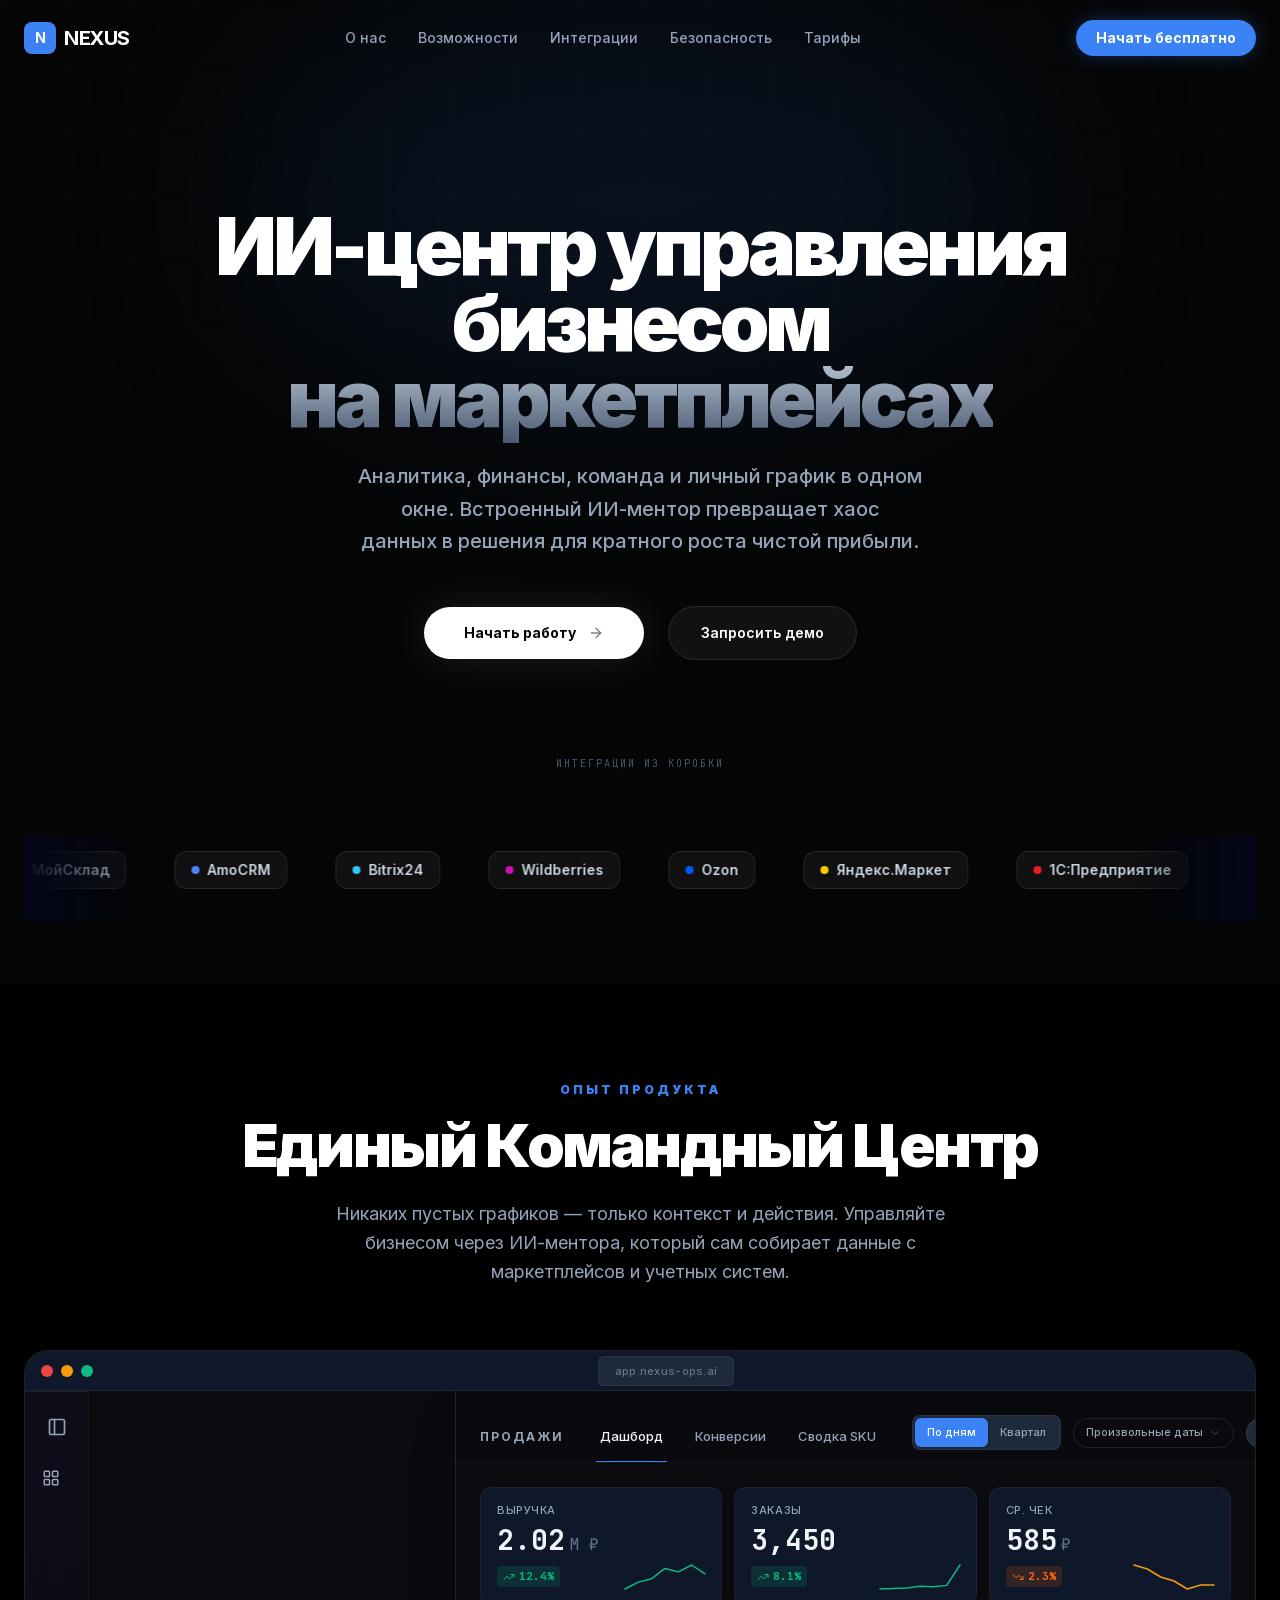
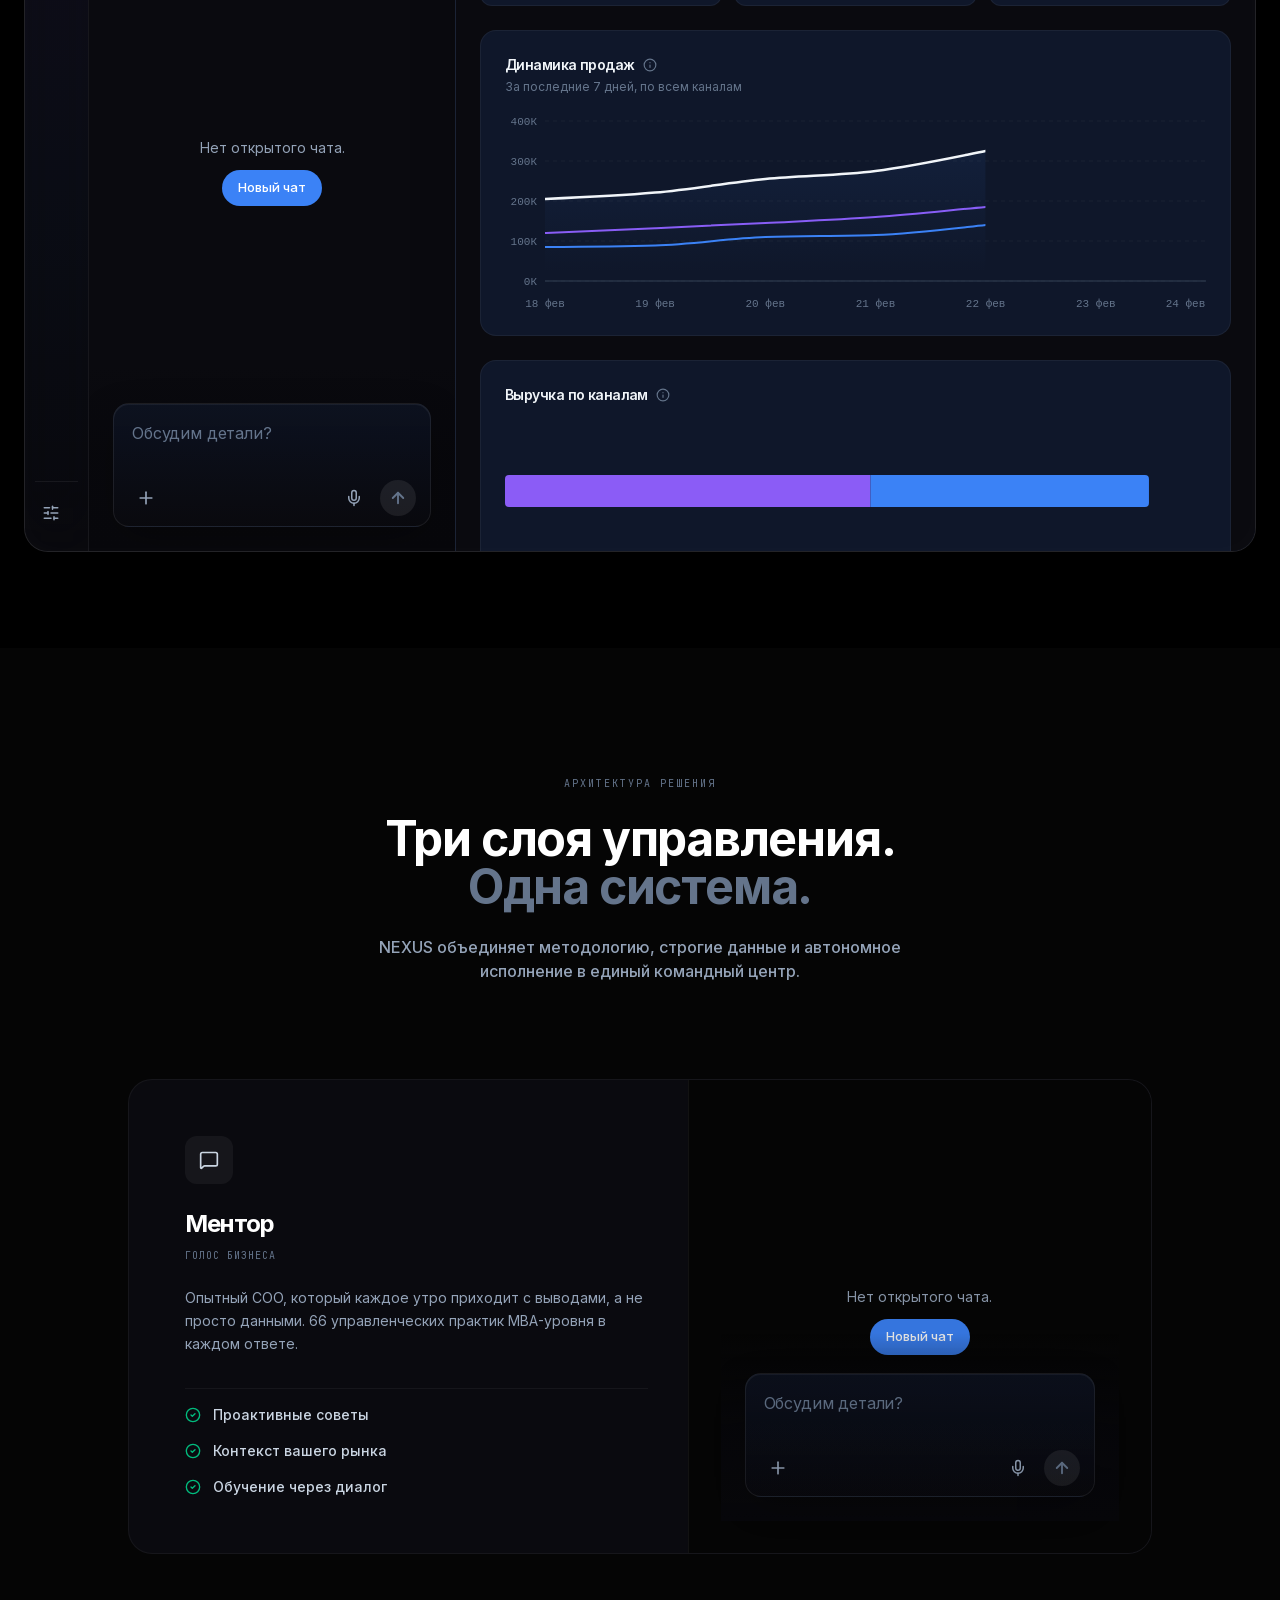
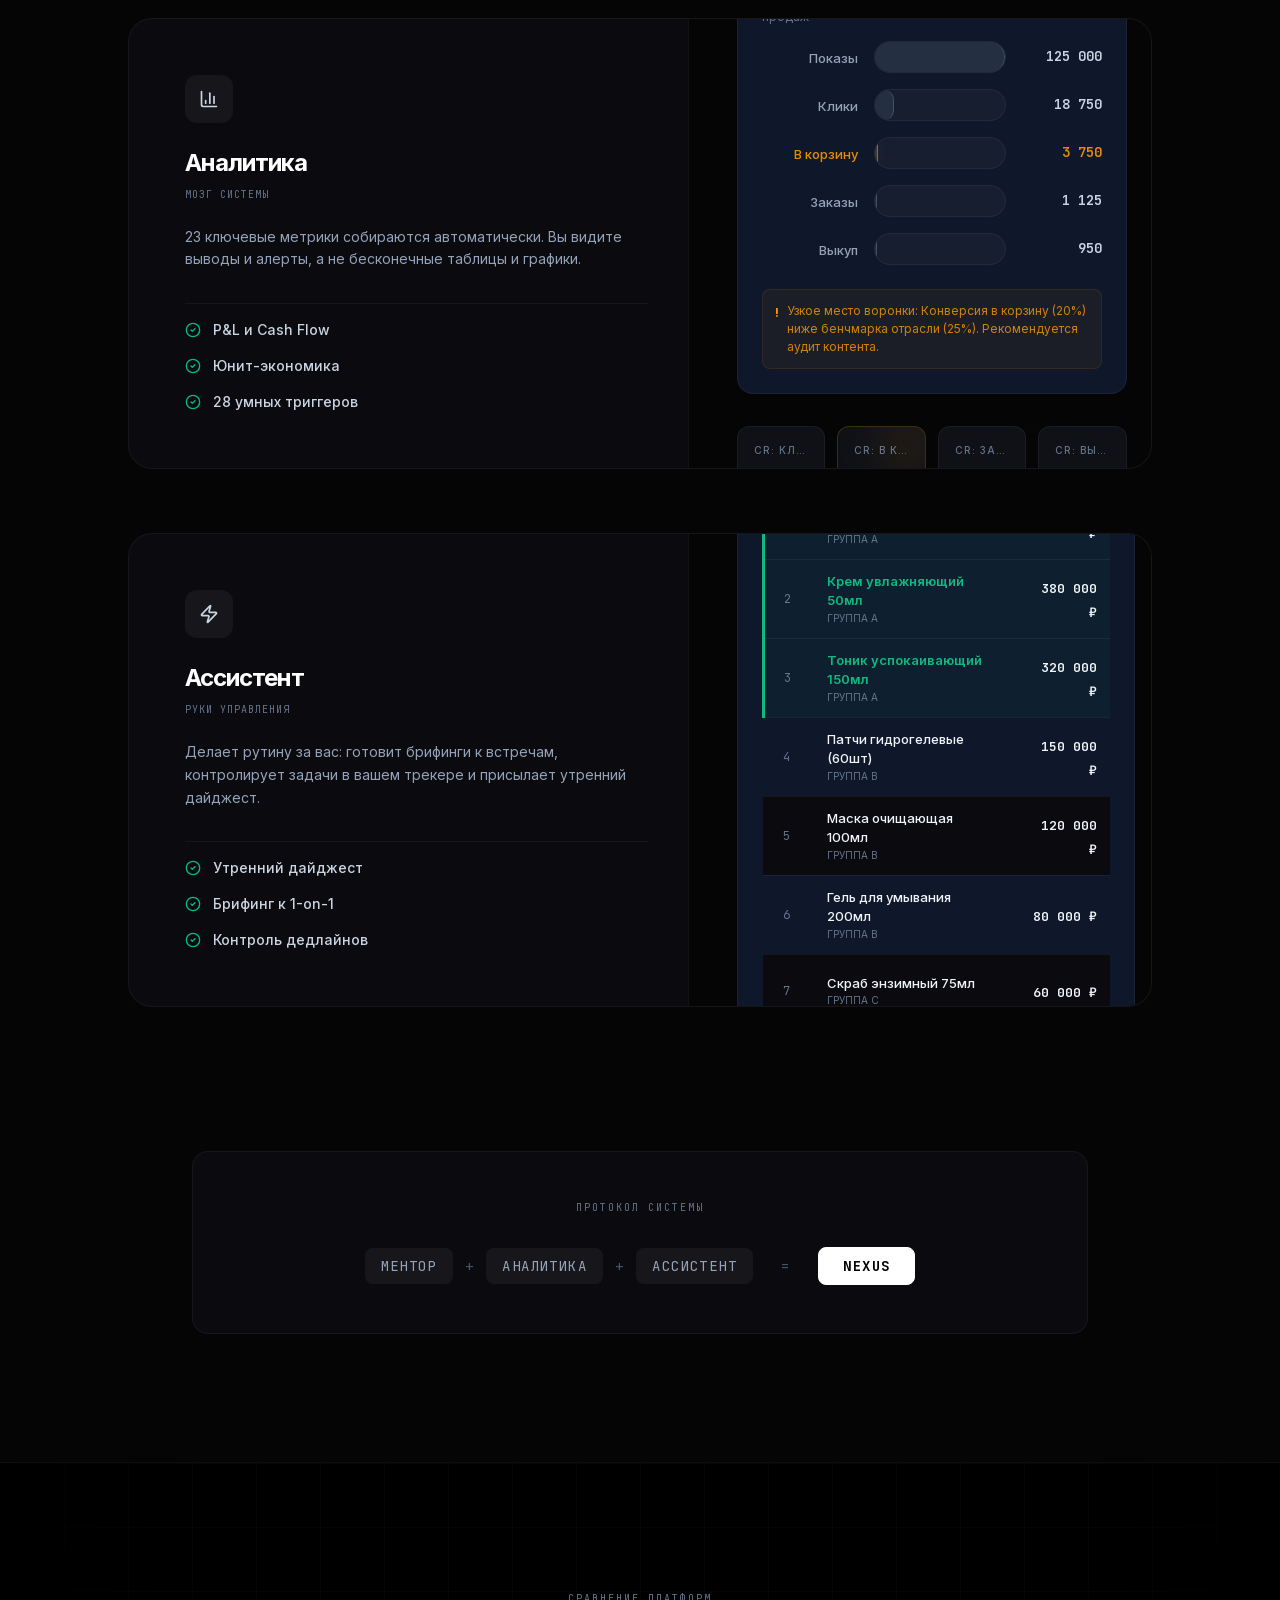
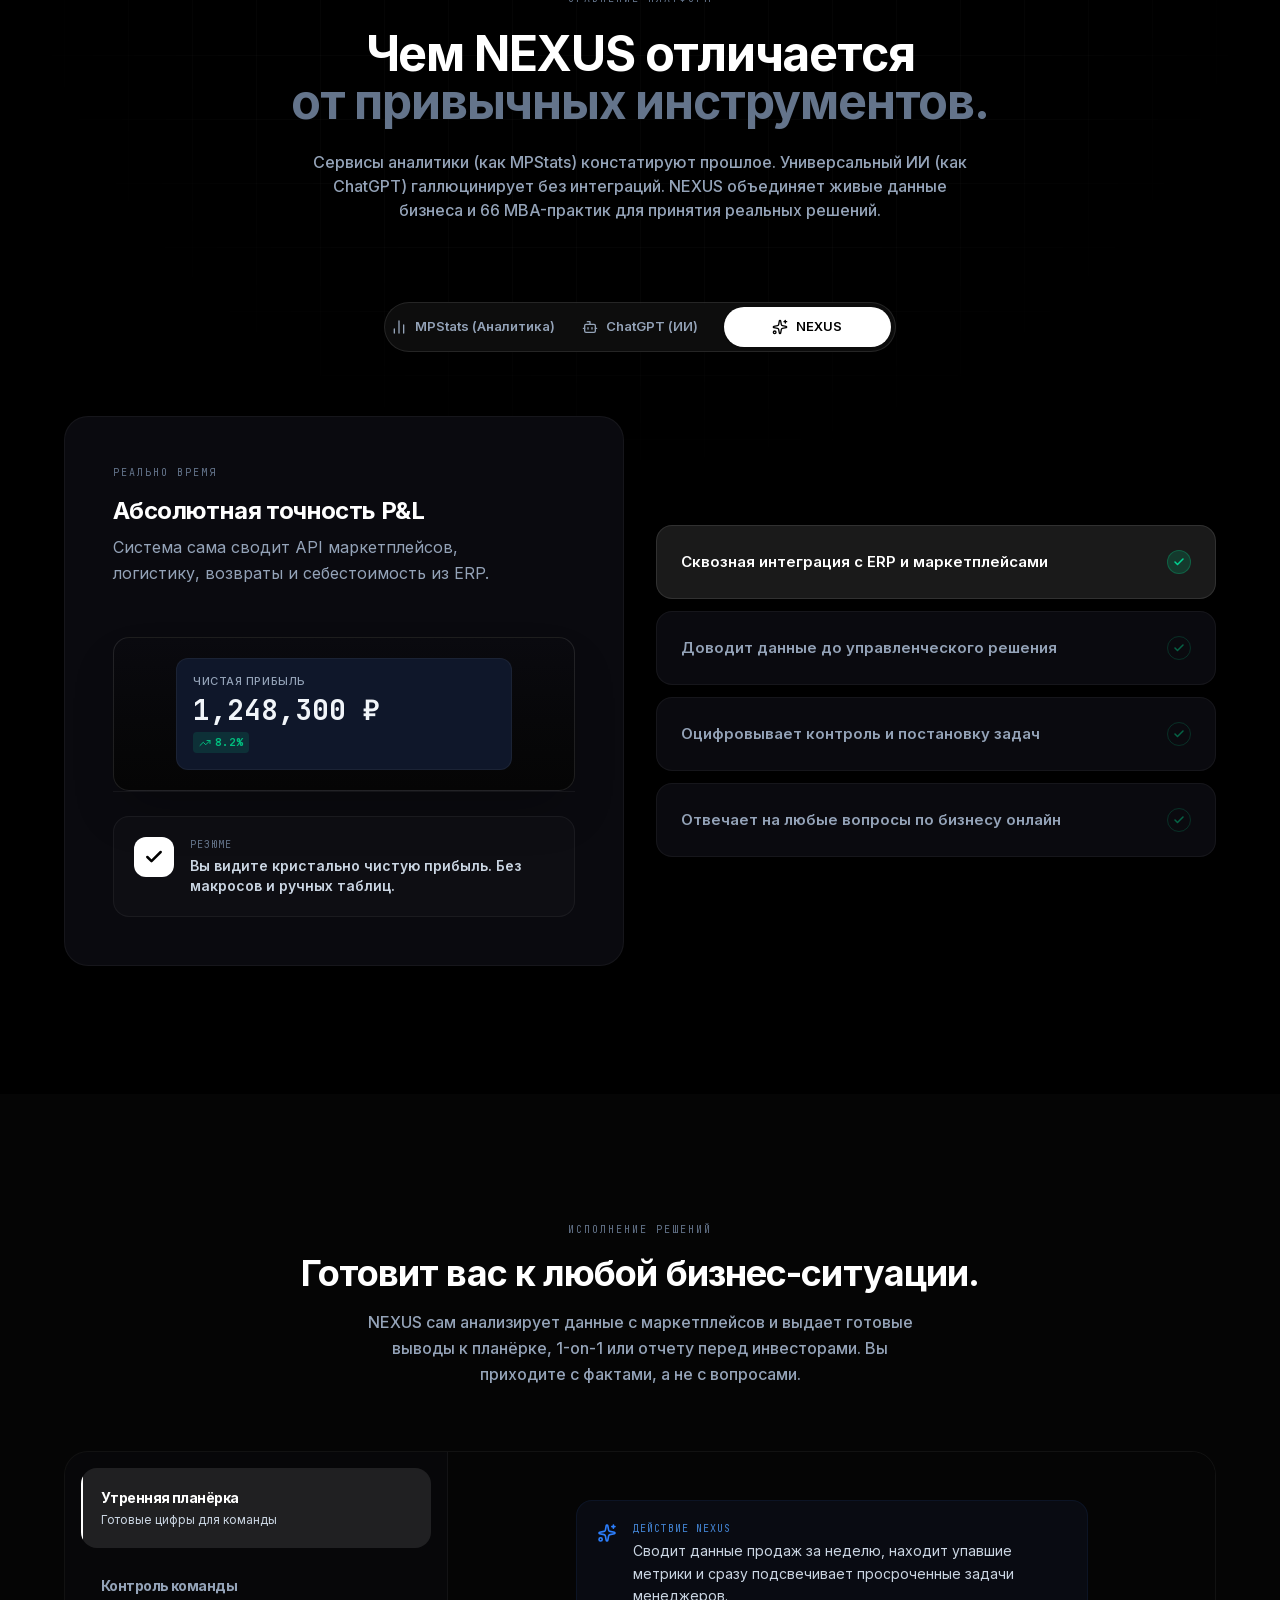
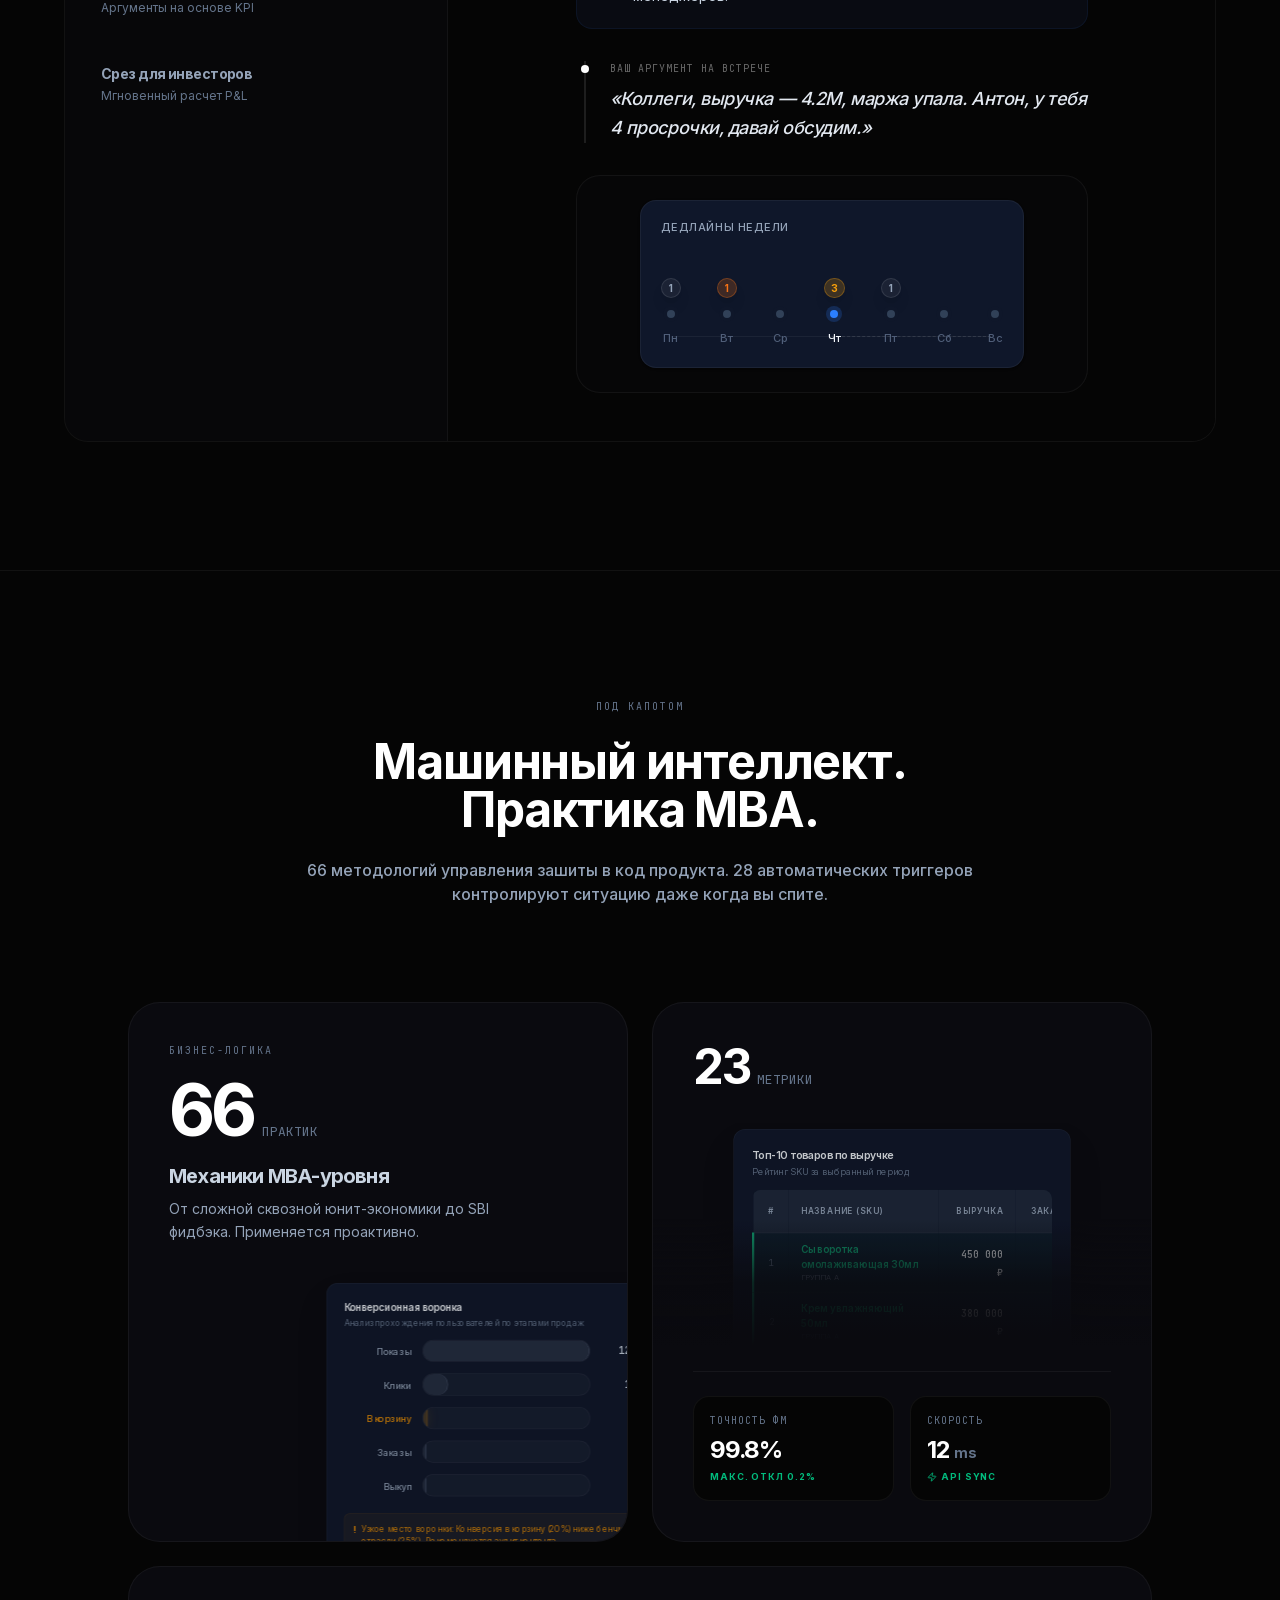
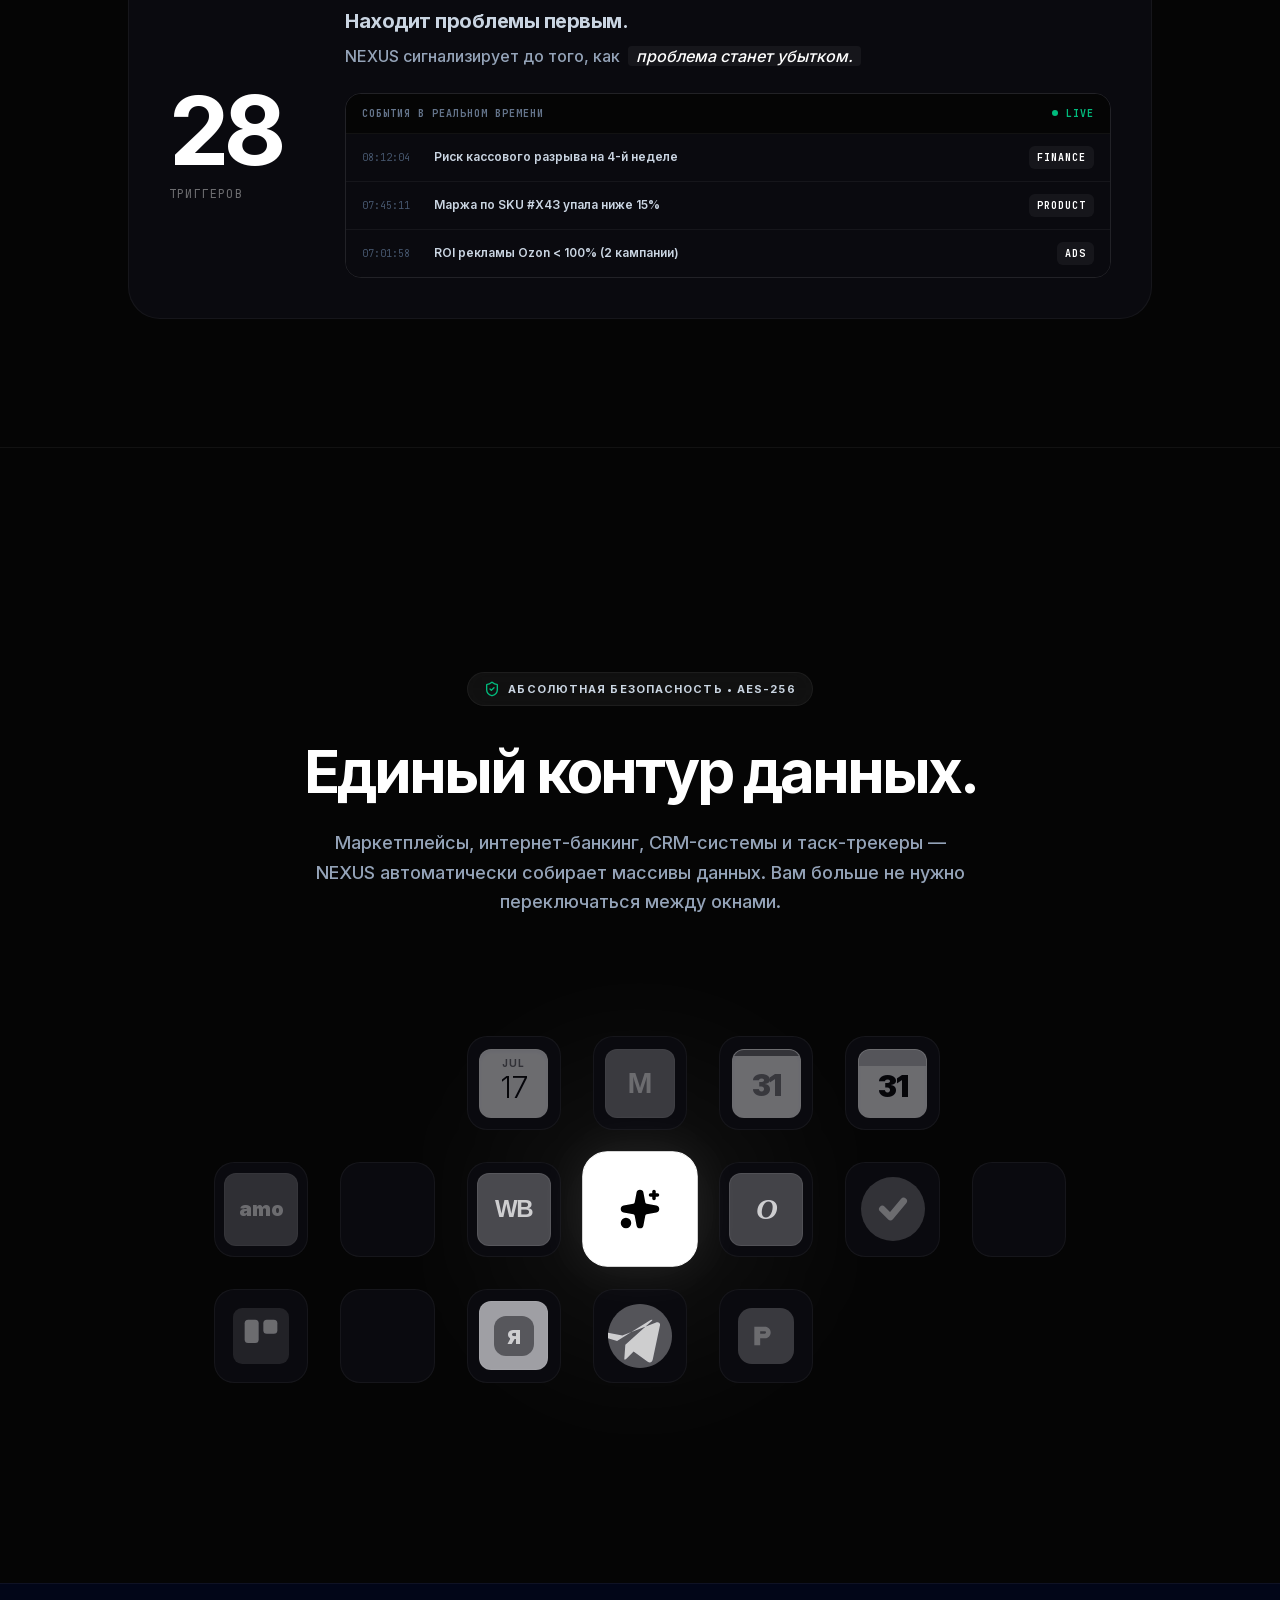
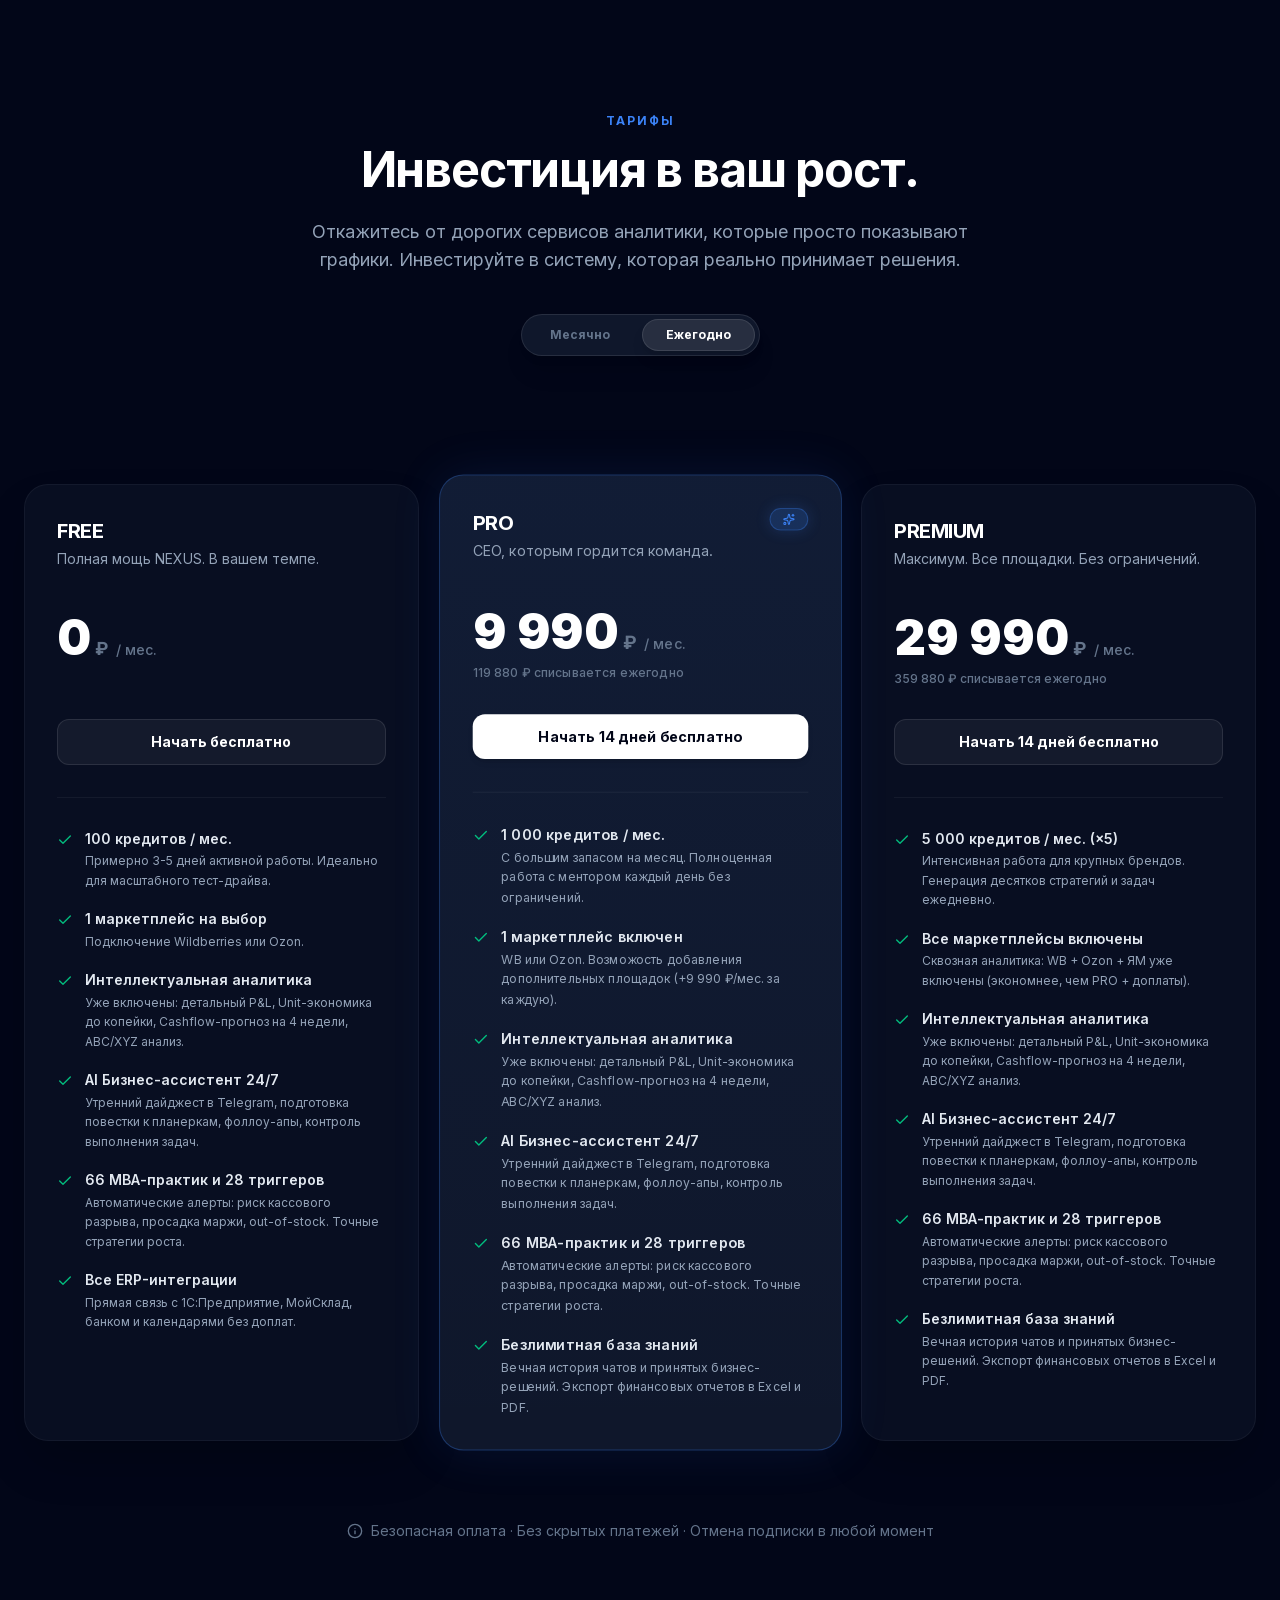
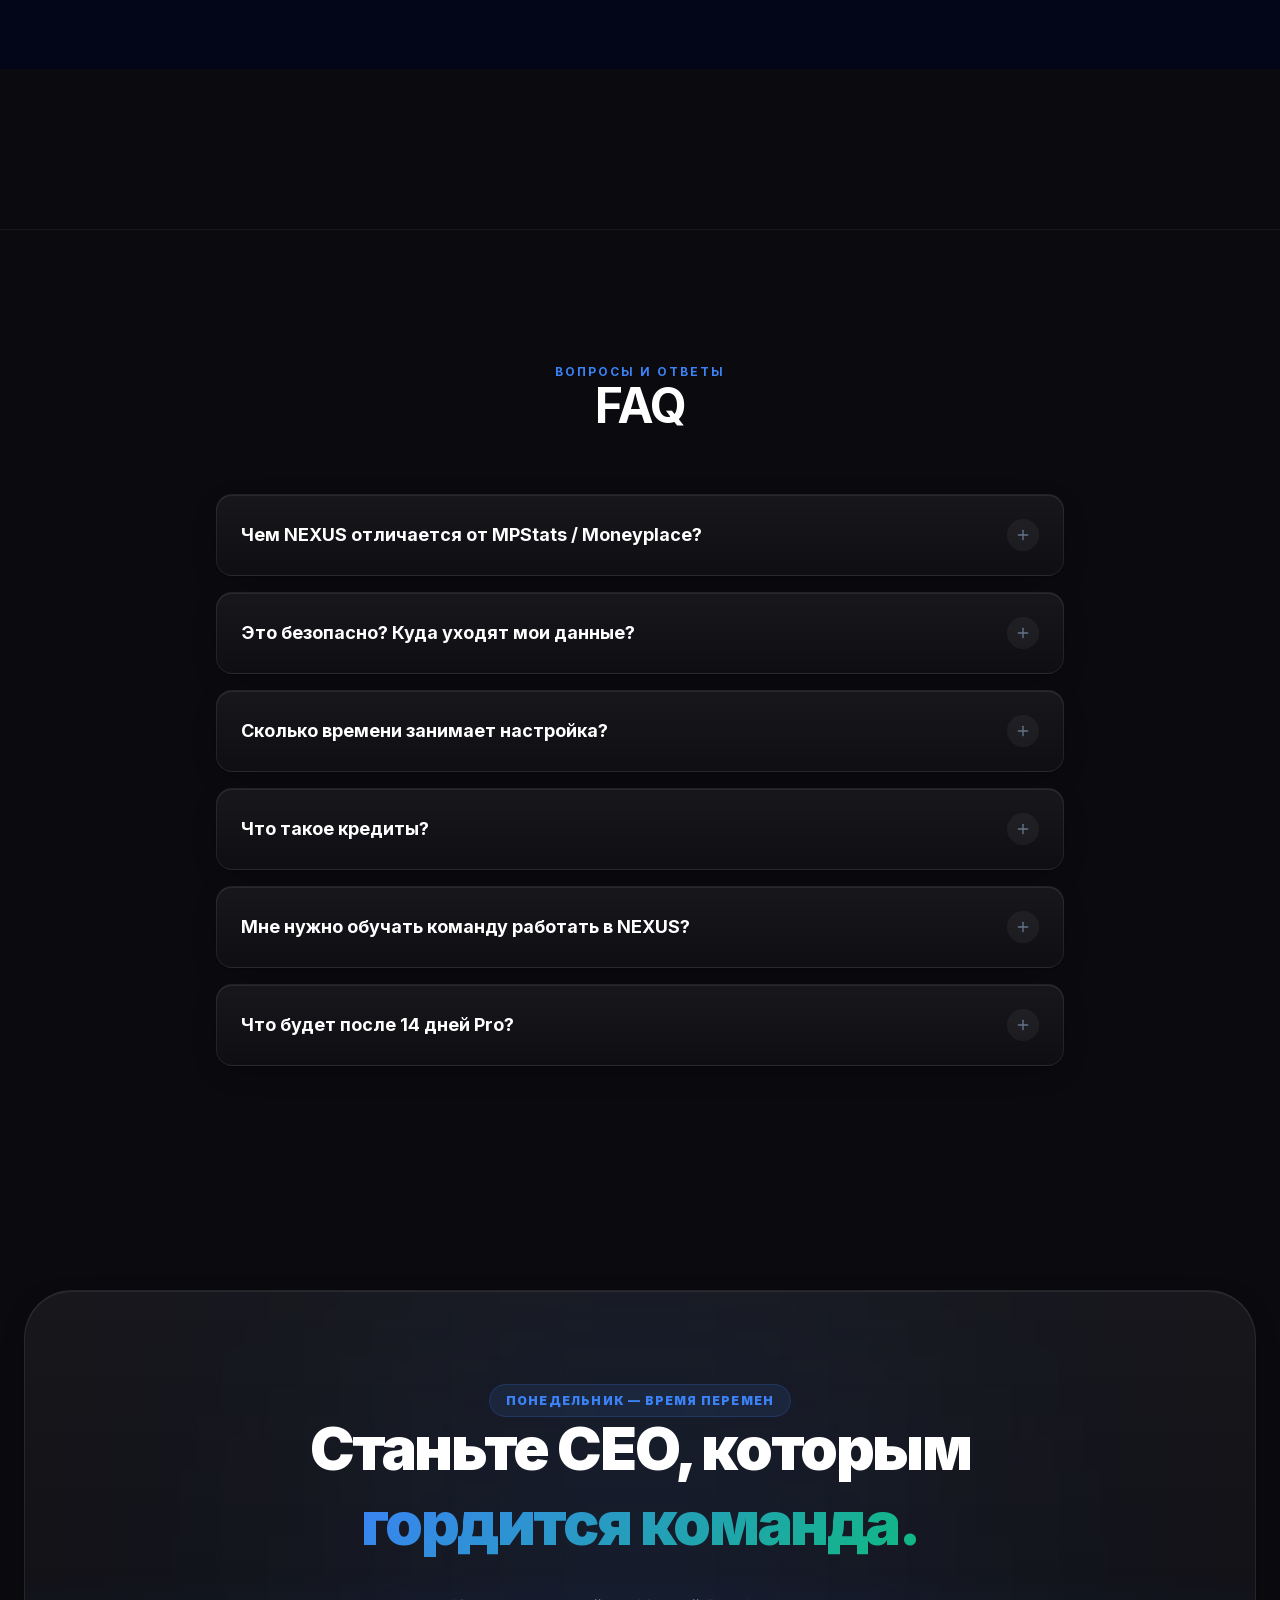
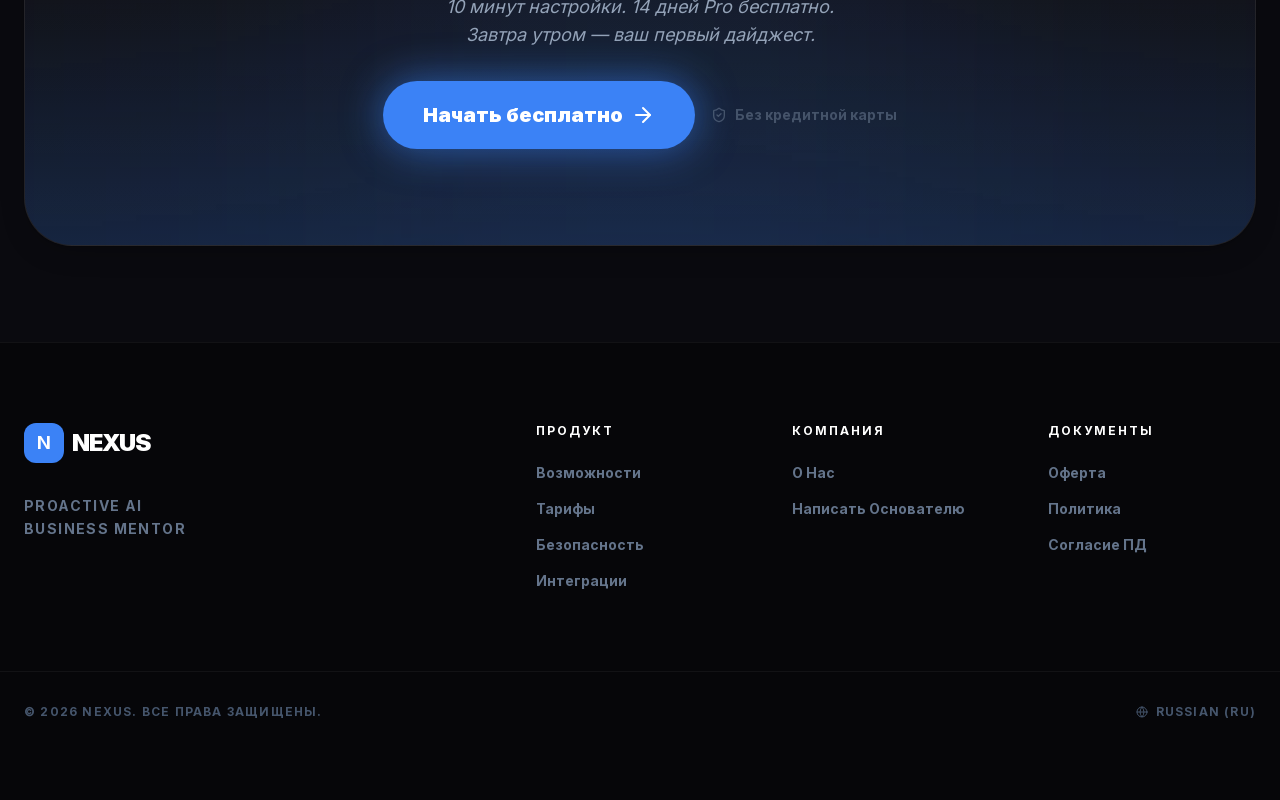
<file: index.html>
<!DOCTYPE html><!--Qy7w1eVXY539Rjby6U1yX--><html lang="ru"><head><meta charSet="utf-8"/><meta name="viewport" content="width=device-width, initial-scale=1"/><link rel="preload" href="/_next/static/media/70bc3e132a0a741e-s.p.15008bfb.woff2" as="font" crossorigin="" type="font/woff2"/><link rel="preload" href="/_next/static/media/83afe278b6a6bb3c-s.p.3a6ba036.woff2" as="font" crossorigin="" type="font/woff2"/><link rel="preload" href="/_next/static/media/9c72aa0f40e4eef8-s.p.18a48cbc.woff2" as="font" crossorigin="" type="font/woff2"/><link rel="stylesheet" href="/_next/static/chunks/08582c0ec1dc6f78.css" data-precedence="next"/><link rel="stylesheet" href="/_next/static/chunks/c664c63d59afc863.css" data-precedence="next"/><link rel="preload" as="script" fetchPriority="low" href="/_next/static/chunks/f05fe5d17f93a808.js"/><script src="/_next/static/chunks/806bdb8e4a6a9b95.js" async=""></script><script src="/_next/static/chunks/f2f58a7e93290fbb.js" async=""></script><script src="/_next/static/chunks/b583d0a9991c0a6a.js" async=""></script><script src="/_next/static/chunks/turbopack-de8898c3b1b37728.js" async=""></script><script src="/_next/static/chunks/515ed2c0c4397f89.js" async=""></script><script src="/_next/static/chunks/4068ac6383e218d8.js" async=""></script><script src="/_next/static/chunks/7152edf315c1fc60.js" async=""></script><script src="/_next/static/chunks/ff1a16fafef87110.js" async=""></script><script src="/_next/static/chunks/a2dfb6fc5208ab9b.js" async=""></script><script src="/_next/static/chunks/8088ead16283642c.js" async=""></script><script src="/_next/static/chunks/7ef07873f1948000.js" async=""></script><script src="/_next/static/chunks/1e9f768250e0891c.js" async=""></script><script src="/_next/static/chunks/82b006d7aa132bba.js" async=""></script><script src="/_next/static/chunks/791bacf4f23f43e8.js" async=""></script><script src="/_next/static/chunks/d5add0257315ca5e.js" async=""></script><script src="/_next/static/chunks/96ebf2956bbe5ca0.js" async=""></script><script src="/_next/static/chunks/4fcd540f774cd0cc.js" async=""></script><script src="/_next/static/chunks/ea34ae2c6cbe9967.js" async=""></script><script src="/_next/static/chunks/52b5d3803e6c3a9f.js" async=""></script><meta name="next-size-adjust" content=""/><title>NEXUS | Proactive AI Business Mentor</title><meta name="description" content="Ваш AI-ментор, который знает бизнес лучше вас. Каждое утро — четкий план, а не хаос данных."/><link rel="icon" href="/favicon.ico?favicon.0b3bf435.ico" sizes="256x256" type="image/x-icon"/><script src="/_next/static/chunks/a6dad97d9634a72d.js" noModule=""></script></head><body class="inter_ed26c892-module__0Hd1FG__variable jetbrains_mono_7d65b77b-module__VxV-Ta__variable antialiased selection:bg-accent/30"><div hidden=""><!--$--><!--/$--></div><div class="fixed inset-0 bg-grid -z-10"></div><div class="fixed inset-0 bg-noise -z-10"></div><main class="relative min-h-screen"><nav class="fixed top-0 left-0 right-0 z-50 transition-all duration-300 border-b border-transparent bg-transparent py-5"><div class="container mx-auto px-6 flex items-center justify-between"><a class="flex items-center gap-2 group" href="/"><div class="w-8 h-8 rounded-lg bg-accent flex items-center justify-center text-white font-bold text-sm group-hover:scale-110 transition-transform">N</div><span class="text-xl font-bold tracking-tight text-white">NEXUS</span></a><div class="hidden md:flex items-center gap-6 lg:gap-8"><a class="text-sm font-medium text-slate-400 hover:text-white transition-colors" href="/about/">О нас</a><a class="text-sm font-medium text-slate-400 hover:text-white transition-colors" href="/features/">Возможности</a><a class="text-sm font-medium text-slate-400 hover:text-white transition-colors" href="/integrations/">Интеграции</a><a class="text-sm font-medium text-slate-400 hover:text-white transition-colors" href="/security/">Безопасность</a><a class="text-sm font-medium text-slate-400 hover:text-white transition-colors" href="/pricing/">Тарифы</a></div><div><div class="relative inline-block relative group"><button class="bg-accent hover:bg-accent/90 text-white px-5 py-2 rounded-full text-sm font-bold transition-all group-hover:scale-105 active:scale-95 shadow-[0_0_20px_rgba(59,130,246,0.3)]">Начать бесплатно</button></div></div></div><div class="absolute bottom-0 left-0 h-[2px] bg-accent transition-all duration-150" style="width:0%"></div></nav><section class="relative min-h-[95vh] flex flex-col items-center justify-center pt-32 pb-16 overflow-hidden text-center bg-[#050505]"><div class="absolute inset-0 bg-[linear-gradient(rgba(255,255,255,0.02)_1px,transparent_1px),linear-gradient(90deg,rgba(255,255,255,0.02)_1px,transparent_1px)] bg-[size:64px_64px] [mask-image:radial-gradient(ellipse_60%_60%_at_50%_0%,#000_70%,transparent_100%)] pointer-events-none"></div><div class="absolute top-0 left-1/2 -translate-x-1/2 w-[800px] h-[400px] bg-blue-500/10 blur-[100px] rounded-[100%] pointer-events-none"></div><div class="container mx-auto px-6 relative z-10 flex flex-col items-center"><div class="h-10 mb-10 max-w-sm sm:max-w-md md:max-w-max"><div class="flex items-center gap-3 px-4 py-2 rounded-full border border-white/10 bg-white/[0.03] backdrop-blur-md shadow-sm" style="opacity:0;transform:translateY(10px)"><div class="w-1.5 h-1.5 rounded-full bg-blue-500 animate-pulse"></div><span class="text-xs font-mono tracking-tight text-slate-300">🔥 ИИ снизил ДРР рекламной кампании на 15%</span></div></div><h1 class="text-5xl md:text-7xl lg:text-[5rem] font-black leading-[0.95] tracking-tighter text-white mb-6 w-full mx-auto" style="opacity:0;transform:translateY(15px)">ИИ-центр управления бизнесом <br class="hidden md:block"/><span class="bg-gradient-to-b from-slate-300 to-slate-600 text-transparent bg-clip-text">на маркетплейсах</span></h1><p class="text-lg md:text-xl text-slate-400 max-w-2xl leading-relaxed mb-12 font-medium text-balance mx-auto" style="opacity:0;transform:translateY(15px)">Аналитика, финансы, команда и личный график в одном окне. Встроенный ИИ-ментор превращает хаос данных в решения для кратного роста чистой прибыли.</p><div class="flex flex-col sm:flex-row items-center justify-center gap-4 sm:gap-6" style="opacity:0;transform:translateY(15px)"><div class="relative inline-block relative group w-full sm:w-auto"><button class="relative flex items-center justify-center gap-3 w-full sm:w-auto px-10 py-4 rounded-full bg-white text-black font-bold text-sm transition-all hover:scale-[1.02] shadow-[0_0_40px_rgba(255,255,255,0.1)]">Начать работу<svg xmlns="http://www.w3.org/2000/svg" width="24" height="24" viewBox="0 0 24 24" fill="none" stroke="currentColor" stroke-width="2" stroke-linecap="round" stroke-linejoin="round" class="lucide lucide-arrow-right w-4 h-4 opacity-50 group-hover:translate-x-1 transition-transform" aria-hidden="true"><path d="M5 12h14"></path><path d="m12 5 7 7-7 7"></path></svg></button></div><button class="flex items-center justify-center gap-2 px-8 py-4 rounded-full bg-white/5 border border-white/10 text-white hover:bg-white/10 transition-colors text-sm font-semibold w-full sm:w-auto">Запросить демо</button></div><div class="w-full mt-24" style="opacity:0;transform:translateY(20px)"><p class="text-[10px] font-mono uppercase tracking-[0.2em] text-slate-600 mb-8">Интеграции из коробки</p><div class="w-full overflow-hidden flex items-center justify-center relative mt-16 pb-8"><div class="absolute left-0 top-0 bottom-0 w-32 bg-gradient-to-r from-slate-950 to-transparent z-10"></div><div class="absolute right-0 top-0 bottom-0 w-32 bg-gradient-to-l from-slate-950 to-transparent z-10"></div><p class="absolute -top-6 text-[10px] uppercase font-bold tracking-[2px] text-slate-500 z-10">Полная интеграция с вашими системами</p><div class="flex gap-12 items-center w-max mt-4"><div class="flex items-center justify-center group"><div class="flex items-center gap-2 px-4 py-2 rounded-xl bg-white/5 border border-white/10 hover:bg-white/10 transition-colors cursor-default backdrop-blur-md"><div class="w-2 h-2 rounded-full" style="background-color:#CB11AB"></div><span class="text-sm font-semibold text-slate-300 group-hover:text-white transition-colors">Wildberries</span></div></div><div class="flex items-center justify-center group"><div class="flex items-center gap-2 px-4 py-2 rounded-xl bg-white/5 border border-white/10 hover:bg-white/10 transition-colors cursor-default backdrop-blur-md"><div class="w-2 h-2 rounded-full" style="background-color:#005BFF"></div><span class="text-sm font-semibold text-slate-300 group-hover:text-white transition-colors">Ozon</span></div></div><div class="flex items-center justify-center group"><div class="flex items-center gap-2 px-4 py-2 rounded-xl bg-white/5 border border-white/10 hover:bg-white/10 transition-colors cursor-default backdrop-blur-md"><div class="w-2 h-2 rounded-full" style="background-color:#FFCC00"></div><span class="text-sm font-semibold text-slate-300 group-hover:text-white transition-colors">Яндекс.Маркет</span></div></div><div class="flex items-center justify-center group"><div class="flex items-center gap-2 px-4 py-2 rounded-xl bg-white/5 border border-white/10 hover:bg-white/10 transition-colors cursor-default backdrop-blur-md"><div class="w-2 h-2 rounded-full" style="background-color:#ED1C24"></div><span class="text-sm font-semibold text-slate-300 group-hover:text-white transition-colors">1C:Предприятие</span></div></div><div class="flex items-center justify-center group"><div class="flex items-center gap-2 px-4 py-2 rounded-xl bg-white/5 border border-white/10 hover:bg-white/10 transition-colors cursor-default backdrop-blur-md"><div class="w-2 h-2 rounded-full" style="background-color:#0072CE"></div><span class="text-sm font-semibold text-slate-300 group-hover:text-white transition-colors">МойСклад</span></div></div><div class="flex items-center justify-center group"><div class="flex items-center gap-2 px-4 py-2 rounded-xl bg-white/5 border border-white/10 hover:bg-white/10 transition-colors cursor-default backdrop-blur-md"><div class="w-2 h-2 rounded-full" style="background-color:#4C84FF"></div><span class="text-sm font-semibold text-slate-300 group-hover:text-white transition-colors">AmoCRM</span></div></div><div class="flex items-center justify-center group"><div class="flex items-center gap-2 px-4 py-2 rounded-xl bg-white/5 border border-white/10 hover:bg-white/10 transition-colors cursor-default backdrop-blur-md"><div class="w-2 h-2 rounded-full" style="background-color:#2FC6F6"></div><span class="text-sm font-semibold text-slate-300 group-hover:text-white transition-colors">Bitrix24</span></div></div><div class="flex items-center justify-center group"><div class="flex items-center gap-2 px-4 py-2 rounded-xl bg-white/5 border border-white/10 hover:bg-white/10 transition-colors cursor-default backdrop-blur-md"><div class="w-2 h-2 rounded-full" style="background-color:#CB11AB"></div><span class="text-sm font-semibold text-slate-300 group-hover:text-white transition-colors">Wildberries</span></div></div><div class="flex items-center justify-center group"><div class="flex items-center gap-2 px-4 py-2 rounded-xl bg-white/5 border border-white/10 hover:bg-white/10 transition-colors cursor-default backdrop-blur-md"><div class="w-2 h-2 rounded-full" style="background-color:#005BFF"></div><span class="text-sm font-semibold text-slate-300 group-hover:text-white transition-colors">Ozon</span></div></div><div class="flex items-center justify-center group"><div class="flex items-center gap-2 px-4 py-2 rounded-xl bg-white/5 border border-white/10 hover:bg-white/10 transition-colors cursor-default backdrop-blur-md"><div class="w-2 h-2 rounded-full" style="background-color:#FFCC00"></div><span class="text-sm font-semibold text-slate-300 group-hover:text-white transition-colors">Яндекс.Маркет</span></div></div><div class="flex items-center justify-center group"><div class="flex items-center gap-2 px-4 py-2 rounded-xl bg-white/5 border border-white/10 hover:bg-white/10 transition-colors cursor-default backdrop-blur-md"><div class="w-2 h-2 rounded-full" style="background-color:#ED1C24"></div><span class="text-sm font-semibold text-slate-300 group-hover:text-white transition-colors">1C:Предприятие</span></div></div><div class="flex items-center justify-center group"><div class="flex items-center gap-2 px-4 py-2 rounded-xl bg-white/5 border border-white/10 hover:bg-white/10 transition-colors cursor-default backdrop-blur-md"><div class="w-2 h-2 rounded-full" style="background-color:#0072CE"></div><span class="text-sm font-semibold text-slate-300 group-hover:text-white transition-colors">МойСклад</span></div></div><div class="flex items-center justify-center group"><div class="flex items-center gap-2 px-4 py-2 rounded-xl bg-white/5 border border-white/10 hover:bg-white/10 transition-colors cursor-default backdrop-blur-md"><div class="w-2 h-2 rounded-full" style="background-color:#4C84FF"></div><span class="text-sm font-semibold text-slate-300 group-hover:text-white transition-colors">AmoCRM</span></div></div><div class="flex items-center justify-center group"><div class="flex items-center gap-2 px-4 py-2 rounded-xl bg-white/5 border border-white/10 hover:bg-white/10 transition-colors cursor-default backdrop-blur-md"><div class="w-2 h-2 rounded-full" style="background-color:#2FC6F6"></div><span class="text-sm font-semibold text-slate-300 group-hover:text-white transition-colors">Bitrix24</span></div></div></div></div></div></div></section><section class="py-24 bg-black relative overflow-hidden"><div class="absolute top-[20%] left-1/2 -translate-x-1/2 w-[800px] h-[600px] bg-gradient-to-br from-[#3B82F6]/10 to-[#8B5CF6]/10 filter blur-[120px] rounded-full point-events-none -z-10"></div><div class="container mx-auto px-6 relative z-10"><div class="text-center mb-16"><span class="text-accent text-[12px] font-black uppercase tracking-[3px] mb-4 block">Опыт продукта</span><h2 class="text-4xl lg:text-6xl font-black text-white mb-6">Единый Командный Центр</h2><p class="text-slate-400 max-w-2xl mx-auto text-lg leading-relaxed">Никаких пустых графиков — только контекст и действия. Управляйте бизнесом через ИИ-ментора, который сам собирает данные с маркетплейсов и учетных систем.</p></div><div class="w-full overflow-x-auto overflow-y-hidden pb-8 -mb-8 no-scrollbar"><div class="min-w-[900px] max-w-[1400px] mx-auto rounded-3xl overflow-hidden border border-white/10 shadow-[0_30px_100px_rgba(0,0,0,0.8)] relative flex z-20 group bg-[#0A0A0F]" style="opacity:0;transform:translateY(40px)"><div class="absolute top-0 left-0 right-0 h-10 bg-[#0F172A] border-b border-white/5 flex items-center px-4 z-50"><div class="flex gap-2"><div class="w-3 h-3 rounded-full bg-[#EF4444]"></div><div class="w-3 h-3 rounded-full bg-[#F59E0B]"></div><div class="w-3 h-3 rounded-full bg-[#10B981]"></div></div><div class="mx-auto flex items-center gap-2 px-4 py-1.5 bg-[#1E293B] rounded-md border border-white/5 text-[11px] font-medium tracking-wide text-[#64748B]">app.nexus-ops.ai</div></div><div class="flex w-full h-[800px] pt-10 relative"><div class="shrink-0 h-full relative z-20"><aside class="hidden md:flex transition-all duration-300 ease-in-out h-full flex-col bg-background-deep/50 backdrop-blur-2xl border-r border-white/[0.06] py-5 px-2.5 shrink-0 relative z-50 shadow-[inset_0_1px_0_0_rgba(255,255,255,0.06)] w-[64px]"><div class="absolute inset-0 pointer-events-none rounded-none" style="background:linear-gradient(180deg, rgba(139,92,246,0.05) 0%, rgba(59,130,246,0.03) 55%, transparent 100%)"></div><div class="relative flex flex-col flex-1 min-h-0"><div class="flex items-center gap-3 mb-4 px-1.5 h-8 overflow-hidden whitespace-nowrap justify-center"><div class="flex items-center cursor-pointer hover:opacity-80 transition-opacity" aria-label="Развернуть меню"><svg xmlns="http://www.w3.org/2000/svg" width="24" height="24" viewBox="0 0 24 24" fill="none" stroke="currentColor" stroke-width="2" stroke-linecap="round" stroke-linejoin="round" class="lucide lucide-panel-left w-5 h-5 text-slate-400" aria-hidden="true"><rect width="18" height="18" x="3" y="3" rx="2"></rect><path d="M9 3v18"></path></svg></div></div><div class="space-y-0.5 mb-1"><button class="relative w-full flex items-center gap-3 px-2.5 py-2 rounded-xl transition-all group text-slate-400 hover:text-white hover:bg-white/[0.04] justify-center" aria-expanded="false"><svg xmlns="http://www.w3.org/2000/svg" width="24" height="24" viewBox="0 0 24 24" fill="none" stroke="currentColor" stroke-width="2" stroke-linecap="round" stroke-linejoin="round" class="lucide lucide-layout-grid w-[18px] h-[18px] shrink-0 transition-colors text-slate-400 group-hover:text-slate-200" aria-hidden="true"><rect width="7" height="7" x="3" y="3" rx="1"></rect><rect width="7" height="7" x="14" y="3" rx="1"></rect><rect width="7" height="7" x="14" y="14" rx="1"></rect><rect width="7" height="7" x="3" y="14" rx="1"></rect></svg><span class="font-medium text-[14px] transition-all duration-300 overflow-hidden whitespace-nowrap flex-1 text-left tracking-[-0.01em] w-0 opacity-0">Отчёты</span></button></div><div class="flex-1"></div><div class="pt-3 mt-3 border-t border-white/[0.06] shrink-0"><button class="w-full flex items-center gap-3 px-2.5 py-2 rounded-xl transition-all group text-slate-400 hover:text-white hover:bg-white/[0.04] justify-center"><svg xmlns="http://www.w3.org/2000/svg" width="24" height="24" viewBox="0 0 24 24" fill="none" stroke="currentColor" stroke-width="2" stroke-linecap="round" stroke-linejoin="round" class="lucide lucide-sliders-horizontal w-[18px] h-[18px] shrink-0 transition-colors text-slate-400 group-hover:text-slate-200" aria-hidden="true"><path d="M10 5H3"></path><path d="M12 19H3"></path><path d="M14 3v4"></path><path d="M16 17v4"></path><path d="M21 12h-9"></path><path d="M21 19h-5"></path><path d="M21 5h-7"></path><path d="M8 10v4"></path><path d="M8 12H3"></path></svg><span class="font-medium text-[14px] transition-all duration-300 overflow-hidden whitespace-nowrap flex-1 text-left tracking-[-0.01em] w-0 opacity-0">Настройки</span></button></div></div></aside></div><div class="flex-1 flex flex-col h-full bg-[#0A0A0F] overflow-hidden relative z-10 transition-all duration-300 min-w-[350px]"><div class="absolute inset-x-0 bottom-0 h-32 z-40 bg-transparent pointer-events-none"></div><div class="flex flex-col h-full relative"><div class="flex-1 flex items-center justify-center px-6 text-center"><div><p class="text-[14px] text-slate-400">Нет открытого чата.</p><button class="mt-3 inline-flex items-center px-4 py-2 rounded-full bg-accent text-white text-[13px] font-medium hover:bg-accent-hover transition-colors">Новый чат</button></div></div><div class="absolute left-0 right-0 bottom-0 px-3 md:px-6 pb-4 md:pb-6 pt-10 bg-gradient-to-t from-background-deep via-background-deep/80 to-transparent pointer-events-none"><div class="max-w-2xl mx-auto pointer-events-auto"><div class="flex flex-col gap-2.5"><div class="glass-strong relative flex flex-col rounded-2xl transition-all focus-within:border-accent/40 p-2 md:p-2.5"><textarea rows="1" placeholder="Обсудим детали?" class="w-full bg-transparent border-none outline-none resize-none text-[15px] md:text-[16px] text-white placeholder:text-slate-500 px-2 pt-2 pb-1 max-h-[200px] min-h-[60px] tracking-[-0.01em] leading-[1.45]" style="overflow-y:auto"></textarea><div class="flex items-center gap-2 px-1 pt-1.5"><button class="w-9 h-9 flex items-center justify-center text-slate-400 hover:text-white hover:bg-white/5 rounded-full transition-colors shrink-0" aria-label="Прикрепить"><svg xmlns="http://www.w3.org/2000/svg" width="24" height="24" viewBox="0 0 24 24" fill="none" stroke="currentColor" stroke-width="2" stroke-linecap="round" stroke-linejoin="round" class="lucide lucide-plus w-[20px] h-[20px]" aria-hidden="true"><path d="M5 12h14"></path><path d="M12 5v14"></path></svg></button><div class="flex-1"></div><button disabled="" class="relative w-9 h-9 flex items-center justify-center rounded-full transition-all shrink-0 select-none text-slate-700 cursor-not-allowed" aria-label="Голосовой ввод не поддерживается в этом браузере" title="Голосовой ввод недоступен. Попробуй Safari на iPhone или Chrome."><svg xmlns="http://www.w3.org/2000/svg" width="24" height="24" viewBox="0 0 24 24" fill="none" stroke="currentColor" stroke-width="2" stroke-linecap="round" stroke-linejoin="round" class="lucide lucide-mic-off w-[18px] h-[18px]" aria-hidden="true"><path d="M12 19v3"></path><path d="M15 9.34V5a3 3 0 0 0-5.68-1.33"></path><path d="M16.95 16.95A7 7 0 0 1 5 12v-2"></path><path d="M18.89 13.23A7 7 0 0 0 19 12v-2"></path><path d="m2 2 20 20"></path><path d="M9 9v3a3 3 0 0 0 5.12 2.12"></path></svg></button><button disabled="" class="w-9 h-9 flex items-center justify-center rounded-full transition-all shrink-0 bg-white/[0.08] text-slate-500 cursor-not-allowed" aria-label="Отправить"><svg xmlns="http://www.w3.org/2000/svg" width="24" height="24" viewBox="0 0 24 24" fill="none" stroke="currentColor" stroke-width="2.5" stroke-linecap="round" stroke-linejoin="round" class="lucide lucide-arrow-up w-[18px] h-[18px]" aria-hidden="true"><path d="m5 12 7-7 7 7"></path><path d="M12 19V5"></path></svg></button></div></div></div></div></div></div></div></div><div class="absolute -inset-0.5 border border-white/10 rounded-3xl pointer-events-none z-50 shadow-[inset_0_0_30px_rgba(255,255,255,0.02)]"></div></div></div></div></section><section id="how-it-works" class="py-32 relative bg-[#050505]"><div class="container mx-auto px-6 relative z-10"><div class="flex flex-col items-center text-center mb-24"><span class="text-slate-500 text-[10px] font-mono uppercase tracking-[0.2em] mb-6">Архитектура решения</span><h2 class="text-3xl md:text-5xl font-bold text-white mb-6 tracking-tight">Три слоя управления. <br class="hidden md:block"/><span class="text-slate-500">Одна система.</span></h2><p class="text-slate-400 max-w-xl text-sm md:text-base font-medium">NEXUS объединяет методологию, строгие данные и автономное исполнение в единый командный центр.</p></div><div class="max-w-5xl mx-auto space-y-16 pb-24"><div class="bg-[#0A0A0F] border border-white/5 rounded-3xl overflow-hidden flex flex-col lg:flex-row group hover:border-white/10 transition-colors" style="opacity:0;transform:translateY(40px)"><div class="flex-1 p-10 lg:p-14 lg:pr-10 relative z-10"><div class="mb-8"><div class="w-12 h-12 rounded-xl bg-white/5 text-slate-300 flex items-center justify-center mb-6"><svg xmlns="http://www.w3.org/2000/svg" width="24" height="24" viewBox="0 0 24 24" fill="none" stroke="currentColor" stroke-width="2" stroke-linecap="round" stroke-linejoin="round" class="lucide lucide-message-square w-5 h-5" aria-hidden="true"><path d="M22 17a2 2 0 0 1-2 2H6.828a2 2 0 0 0-1.414.586l-2.202 2.202A.71.71 0 0 1 2 21.286V5a2 2 0 0 1 2-2h16a2 2 0 0 1 2 2z"></path></svg></div><h3 class="text-2xl font-bold text-white mb-2">Ментор</h3><p class="font-mono text-[10px] uppercase tracking-widest mb-6 text-slate-500">Голос бизнеса</p><p class="text-slate-400 leading-relaxed text-sm">Опытный COO, который каждое утро приходит с выводами, а не просто данными. 66 управленческих практик MBA-уровня в каждом ответе.</p></div><ul class="space-y-4 pt-4 border-t border-white/5"><li class="flex items-center gap-3 text-sm text-slate-300 font-medium"><svg xmlns="http://www.w3.org/2000/svg" width="24" height="24" viewBox="0 0 24 24" fill="none" stroke="currentColor" stroke-width="2" stroke-linecap="round" stroke-linejoin="round" class="lucide lucide-circle-check w-4 h-4 text-emerald-500 hidden sm:block" aria-hidden="true"><circle cx="12" cy="12" r="10"></circle><path d="m9 12 2 2 4-4"></path></svg>Проактивные советы</li><li class="flex items-center gap-3 text-sm text-slate-300 font-medium"><svg xmlns="http://www.w3.org/2000/svg" width="24" height="24" viewBox="0 0 24 24" fill="none" stroke="currentColor" stroke-width="2" stroke-linecap="round" stroke-linejoin="round" class="lucide lucide-circle-check w-4 h-4 text-emerald-500 hidden sm:block" aria-hidden="true"><circle cx="12" cy="12" r="10"></circle><path d="m9 12 2 2 4-4"></path></svg>Контекст вашего рынка</li><li class="flex items-center gap-3 text-sm text-slate-300 font-medium"><svg xmlns="http://www.w3.org/2000/svg" width="24" height="24" viewBox="0 0 24 24" fill="none" stroke="currentColor" stroke-width="2" stroke-linecap="round" stroke-linejoin="round" class="lucide lucide-circle-check w-4 h-4 text-emerald-500 hidden sm:block" aria-hidden="true"><circle cx="12" cy="12" r="10"></circle><path d="m9 12 2 2 4-4"></path></svg>Обучение через диалог</li></ul></div><div class="flex-1 w-full bg-[#050505] border-t lg:border-t-0 lg:border-l border-white/5 relative min-h-[400px] overflow-hidden"><div class="absolute inset-0 p-8 pt-10 sm:scale-100 scale-90 origin-top-left group-hover:scale-[1.02] transition-transform duration-700 pointer-events-none"><div class="h-full w-[120%] lg:w-full mask-bottom opacity-90"><div class="flex flex-col h-full relative"><div class="flex-1 flex items-center justify-center px-6 text-center"><div><p class="text-[14px] text-slate-400">Нет открытого чата.</p><button class="mt-3 inline-flex items-center px-4 py-2 rounded-full bg-accent text-white text-[13px] font-medium hover:bg-accent-hover transition-colors">Новый чат</button></div></div><div class="absolute left-0 right-0 bottom-0 px-3 md:px-6 pb-4 md:pb-6 pt-10 bg-gradient-to-t from-background-deep via-background-deep/80 to-transparent pointer-events-none"><div class="max-w-2xl mx-auto pointer-events-auto"><div class="flex flex-col gap-2.5"><div class="glass-strong relative flex flex-col rounded-2xl transition-all focus-within:border-accent/40 p-2 md:p-2.5"><textarea rows="1" placeholder="Обсудим детали?" class="w-full bg-transparent border-none outline-none resize-none text-[15px] md:text-[16px] text-white placeholder:text-slate-500 px-2 pt-2 pb-1 max-h-[200px] min-h-[60px] tracking-[-0.01em] leading-[1.45]" style="overflow-y:auto"></textarea><div class="flex items-center gap-2 px-1 pt-1.5"><button class="w-9 h-9 flex items-center justify-center text-slate-400 hover:text-white hover:bg-white/5 rounded-full transition-colors shrink-0" aria-label="Прикрепить"><svg xmlns="http://www.w3.org/2000/svg" width="24" height="24" viewBox="0 0 24 24" fill="none" stroke="currentColor" stroke-width="2" stroke-linecap="round" stroke-linejoin="round" class="lucide lucide-plus w-[20px] h-[20px]" aria-hidden="true"><path d="M5 12h14"></path><path d="M12 5v14"></path></svg></button><div class="flex-1"></div><button disabled="" class="relative w-9 h-9 flex items-center justify-center rounded-full transition-all shrink-0 select-none text-slate-700 cursor-not-allowed" aria-label="Голосовой ввод не поддерживается в этом браузере" title="Голосовой ввод недоступен. Попробуй Safari на iPhone или Chrome."><svg xmlns="http://www.w3.org/2000/svg" width="24" height="24" viewBox="0 0 24 24" fill="none" stroke="currentColor" stroke-width="2" stroke-linecap="round" stroke-linejoin="round" class="lucide lucide-mic-off w-[18px] h-[18px]" aria-hidden="true"><path d="M12 19v3"></path><path d="M15 9.34V5a3 3 0 0 0-5.68-1.33"></path><path d="M16.95 16.95A7 7 0 0 1 5 12v-2"></path><path d="M18.89 13.23A7 7 0 0 0 19 12v-2"></path><path d="m2 2 20 20"></path><path d="M9 9v3a3 3 0 0 0 5.12 2.12"></path></svg></button><button disabled="" class="w-9 h-9 flex items-center justify-center rounded-full transition-all shrink-0 bg-white/[0.08] text-slate-500 cursor-not-allowed" aria-label="Отправить"><svg xmlns="http://www.w3.org/2000/svg" width="24" height="24" viewBox="0 0 24 24" fill="none" stroke="currentColor" stroke-width="2.5" stroke-linecap="round" stroke-linejoin="round" class="lucide lucide-arrow-up w-[18px] h-[18px]" aria-hidden="true"><path d="m5 12 7-7 7 7"></path><path d="M12 19V5"></path></svg></button></div></div></div></div></div></div></div></div></div></div><div class="bg-[#0A0A0F] border border-white/5 rounded-3xl overflow-hidden flex flex-col lg:flex-row group hover:border-white/10 transition-colors" style="opacity:0;transform:translateY(40px)"><div class="flex-1 p-10 lg:p-14 lg:pr-10 relative z-10"><div class="mb-8"><div class="w-12 h-12 rounded-xl bg-white/5 text-slate-300 flex items-center justify-center mb-6"><svg xmlns="http://www.w3.org/2000/svg" width="24" height="24" viewBox="0 0 24 24" fill="none" stroke="currentColor" stroke-width="2" stroke-linecap="round" stroke-linejoin="round" class="lucide lucide-chart-column w-5 h-5" aria-hidden="true"><path d="M3 3v16a2 2 0 0 0 2 2h16"></path><path d="M18 17V9"></path><path d="M13 17V5"></path><path d="M8 17v-3"></path></svg></div><h3 class="text-2xl font-bold text-white mb-2">Аналитика</h3><p class="font-mono text-[10px] uppercase tracking-widest mb-6 text-slate-500">Мозг системы</p><p class="text-slate-400 leading-relaxed text-sm">23 ключевые метрики собираются автоматически. Вы видите выводы и алерты, а не бесконечные таблицы и графики.</p></div><ul class="space-y-4 pt-4 border-t border-white/5"><li class="flex items-center gap-3 text-sm text-slate-300 font-medium"><svg xmlns="http://www.w3.org/2000/svg" width="24" height="24" viewBox="0 0 24 24" fill="none" stroke="currentColor" stroke-width="2" stroke-linecap="round" stroke-linejoin="round" class="lucide lucide-circle-check w-4 h-4 text-emerald-500 hidden sm:block" aria-hidden="true"><circle cx="12" cy="12" r="10"></circle><path d="m9 12 2 2 4-4"></path></svg>P&amp;L и Cash Flow</li><li class="flex items-center gap-3 text-sm text-slate-300 font-medium"><svg xmlns="http://www.w3.org/2000/svg" width="24" height="24" viewBox="0 0 24 24" fill="none" stroke="currentColor" stroke-width="2" stroke-linecap="round" stroke-linejoin="round" class="lucide lucide-circle-check w-4 h-4 text-emerald-500 hidden sm:block" aria-hidden="true"><circle cx="12" cy="12" r="10"></circle><path d="m9 12 2 2 4-4"></path></svg>Юнит-экономика</li><li class="flex items-center gap-3 text-sm text-slate-300 font-medium"><svg xmlns="http://www.w3.org/2000/svg" width="24" height="24" viewBox="0 0 24 24" fill="none" stroke="currentColor" stroke-width="2" stroke-linecap="round" stroke-linejoin="round" class="lucide lucide-circle-check w-4 h-4 text-emerald-500 hidden sm:block" aria-hidden="true"><circle cx="12" cy="12" r="10"></circle><path d="m9 12 2 2 4-4"></path></svg>28 умных триггеров</li></ul></div><div class="flex-1 w-full bg-[#050505] border-t lg:border-t-0 lg:border-l border-white/5 relative min-h-[400px] overflow-hidden"><div class="absolute inset-0 flex flex-col justify-center p-6 pl-12 sm:scale-100 scale-90 group-hover:scale-105 transition-transform duration-700 pointer-events-none origin-bottom-right"><div class="flex flex-col gap-6 w-full"><div class="bg-surface border border-white/5 rounded-2xl md:p-6 flex flex-col w-full p-6"><div class="flex items-start justify-between mb-4"><div class="group/header"><div class="flex items-center gap-2"><h3 class="text-sm font-semibold text-slate-100">Конверсионная воронка</h3></div><p class="text-xs font-normal text-slate-500 mt-1">Анализ прохождения пользователей по этапами продаж</p></div><div class="flex items-center gap-3"></div></div><div class="flex-1 min-h-[200px] relative"><div class="flex flex-col gap-4"><div class="flex items-center gap-4 group"><div class="w-24 text-right"><span class="text-[13px] font-medium transition-colors text-slate-400 group-hover:text-slate-300">Показы</span></div><div class="flex-1 bg-white/[0.03] border border-white/5 h-8 rounded-full overflow-hidden flex items-center relative"><div class="h-full rounded-full transition-all duration-1000 bg-slate-500/20 border-r border-slate-500/50" style="width:100%"></div></div><div class="w-20 font-mono text-[14px] font-semibold text-right transition-colors text-slate-300 group-hover:text-white">125 000</div></div><div class="flex items-center gap-4 group"><div class="w-24 text-right"><span class="text-[13px] font-medium transition-colors text-slate-400 group-hover:text-slate-300">Клики</span></div><div class="flex-1 bg-white/[0.03] border border-white/5 h-8 rounded-full overflow-hidden flex items-center relative"><div class="h-full rounded-full transition-all duration-1000 bg-slate-500/20 border-r border-slate-500/50" style="width:15%"></div><div class="absolute left-[calc(100%+8px)] sm:left-auto sm:right-4 top-1/2 -translate-y-1/2 flex items-center opacity-0 group-hover:opacity-100 transition-opacity whitespace-nowrap z-10"><div class="bg-[#0A0A0F]/90 border border-white/10 text-[10px] text-slate-300 px-2 py-0.5 rounded-full backdrop-blur-sm shadow-xl">CR: <!-- -->15<!-- -->%</div></div></div><div class="w-20 font-mono text-[14px] font-semibold text-right transition-colors text-slate-300 group-hover:text-white">18 750</div></div><div class="flex items-center gap-4 group"><div class="w-24 text-right"><span class="text-[13px] font-medium transition-colors text-amber-500/90">В корзину</span></div><div class="flex-1 bg-white/[0.03] border border-white/5 h-8 rounded-full overflow-hidden flex items-center relative"><div class="h-full rounded-full transition-all duration-1000 bg-amber-500/20 border-r border-amber-500/50 shadow-[0_0_15px_rgba(245,158,11,0.15)]" style="width:3%"></div><div class="absolute left-[calc(100%+8px)] sm:left-auto sm:right-4 top-1/2 -translate-y-1/2 flex items-center opacity-0 group-hover:opacity-100 transition-opacity whitespace-nowrap z-10"><div class="bg-[#0A0A0F]/90 border border-white/10 text-[10px] text-slate-300 px-2 py-0.5 rounded-full backdrop-blur-sm shadow-xl">CR: <!-- -->20<!-- -->%</div></div></div><div class="w-20 font-mono text-[14px] font-semibold text-right transition-colors text-amber-500/90">3 750</div></div><div class="flex items-center gap-4 group"><div class="w-24 text-right"><span class="text-[13px] font-medium transition-colors text-slate-400 group-hover:text-slate-300">Заказы</span></div><div class="flex-1 bg-white/[0.03] border border-white/5 h-8 rounded-full overflow-hidden flex items-center relative"><div class="h-full rounded-full transition-all duration-1000 bg-slate-500/20 border-r border-slate-500/50" style="width:2%"></div><div class="absolute left-[calc(100%+8px)] sm:left-auto sm:right-4 top-1/2 -translate-y-1/2 flex items-center opacity-0 group-hover:opacity-100 transition-opacity whitespace-nowrap z-10"><div class="bg-[#0A0A0F]/90 border border-white/10 text-[10px] text-slate-300 px-2 py-0.5 rounded-full backdrop-blur-sm shadow-xl">CR: <!-- -->30<!-- -->%</div></div></div><div class="w-20 font-mono text-[14px] font-semibold text-right transition-colors text-slate-300 group-hover:text-white">1 125</div></div><div class="flex items-center gap-4 group"><div class="w-24 text-right"><span class="text-[13px] font-medium transition-colors text-slate-400 group-hover:text-slate-300">Выкуп</span></div><div class="flex-1 bg-white/[0.03] border border-white/5 h-8 rounded-full overflow-hidden flex items-center relative"><div class="h-full rounded-full transition-all duration-1000 bg-slate-500/20 border-r border-slate-500/50" style="width:2%"></div><div class="absolute left-[calc(100%+8px)] sm:left-auto sm:right-4 top-1/2 -translate-y-1/2 flex items-center opacity-0 group-hover:opacity-100 transition-opacity whitespace-nowrap z-10"><div class="bg-[#0A0A0F]/90 border border-white/10 text-[10px] text-slate-300 px-2 py-0.5 rounded-full backdrop-blur-sm shadow-xl">CR: <!-- -->84<!-- -->%</div></div></div><div class="w-20 font-mono text-[14px] font-semibold text-right transition-colors text-slate-300 group-hover:text-white">950</div></div></div><div class="mt-6 flex items-start gap-2 text-[12px] text-amber-500/80 bg-amber-500/[0.05] p-3 rounded-lg border border-amber-500/10"><span class="font-bold flex-shrink-0 mt-0.5 text-amber-500">!</span><p>Узкое место воронки: Конверсия в корзину (20%) ниже бенчмарка отрасли (25%). Рекомендуется аудит контента.</p></div></div></div><div class="grid grid-cols-2 lg:grid-cols-4 gap-3 mt-2"><div class="bg-[#0F1117] rounded-xl p-4 flex flex-col relative overflow-hidden transition-all duration-500 border border-white/5 hover:border-white/10"><div class="text-[10px] font-medium text-slate-500 uppercase tracking-widest mb-2 whitespace-nowrap truncate cursor-help" title="CR: Показы → Клики">CR: <!-- -->Клики</div><div class="flex items-baseline mb-1"><span class="font-mono text-[24px] font-bold leading-none text-white">15</span><span class="font-mono text-[14px] text-slate-600 ml-1">%</span></div><div class="mt-auto text-[10px] font-medium flex gap-1 text-slate-500">Норма: <!-- -->10<!-- -->%</div></div><div class="bg-[#0F1117] rounded-xl p-4 flex flex-col relative overflow-hidden transition-all duration-500 border border-amber-500/20"><div class="absolute -right-4 -top-4 w-16 h-16 bg-amber-500/10 rounded-full blur-xl"></div><div class="text-[10px] font-medium text-slate-500 uppercase tracking-widest mb-2 whitespace-nowrap truncate cursor-help" title="CR: Клики → В корзину">CR: <!-- -->В корзину</div><div class="flex items-baseline mb-1"><span class="font-mono text-[24px] font-bold leading-none text-amber-500/90">20</span><span class="font-mono text-[14px] text-slate-600 ml-1">%</span></div><div class="mt-auto text-[10px] font-medium flex gap-1 text-amber-500/60">Норма: <!-- -->25<!-- -->%</div></div><div class="bg-[#0F1117] rounded-xl p-4 flex flex-col relative overflow-hidden transition-all duration-500 border border-white/5 hover:border-white/10"><div class="text-[10px] font-medium text-slate-500 uppercase tracking-widest mb-2 whitespace-nowrap truncate cursor-help" title="CR: В корзину → Заказы">CR: <!-- -->Заказы</div><div class="flex items-baseline mb-1"><span class="font-mono text-[24px] font-bold leading-none text-white">30</span><span class="font-mono text-[14px] text-slate-600 ml-1">%</span></div><div class="mt-auto text-[10px] font-medium flex gap-1 text-slate-500">Норма: <!-- -->20<!-- -->%</div></div><div class="bg-[#0F1117] rounded-xl p-4 flex flex-col relative overflow-hidden transition-all duration-500 border border-white/5 hover:border-white/10"><div class="text-[10px] font-medium text-slate-500 uppercase tracking-widest mb-2 whitespace-nowrap truncate cursor-help" title="CR: Заказы → Выкуп">CR: <!-- -->Выкуп</div><div class="flex items-baseline mb-1"><span class="font-mono text-[24px] font-bold leading-none text-white">84</span><span class="font-mono text-[14px] text-slate-600 ml-1">%</span></div><div class="mt-auto text-[10px] font-medium flex gap-1 text-slate-500">Норма: <!-- -->80<!-- -->%</div></div></div></div></div></div></div><div class="bg-[#0A0A0F] border border-white/5 rounded-3xl overflow-hidden flex flex-col lg:flex-row group hover:border-white/10 transition-colors" style="opacity:0;transform:translateY(40px)"><div class="flex-1 p-10 lg:p-14 lg:pr-10 relative z-10"><div class="mb-8"><div class="w-12 h-12 rounded-xl bg-white/5 text-slate-300 flex items-center justify-center mb-6"><svg xmlns="http://www.w3.org/2000/svg" width="24" height="24" viewBox="0 0 24 24" fill="none" stroke="currentColor" stroke-width="2" stroke-linecap="round" stroke-linejoin="round" class="lucide lucide-zap w-5 h-5" aria-hidden="true"><path d="M4 14a1 1 0 0 1-.78-1.63l9.9-10.2a.5.5 0 0 1 .86.46l-1.92 6.02A1 1 0 0 0 13 10h7a1 1 0 0 1 .78 1.63l-9.9 10.2a.5.5 0 0 1-.86-.46l1.92-6.02A1 1 0 0 0 11 14z"></path></svg></div><h3 class="text-2xl font-bold text-white mb-2">Ассистент</h3><p class="font-mono text-[10px] uppercase tracking-widest mb-6 text-slate-500">Руки управления</p><p class="text-slate-400 leading-relaxed text-sm">Делает рутину за вас: готовит брифинги к встречам, контролирует задачи в вашем трекере и присылает утренний дайджест.</p></div><ul class="space-y-4 pt-4 border-t border-white/5"><li class="flex items-center gap-3 text-sm text-slate-300 font-medium"><svg xmlns="http://www.w3.org/2000/svg" width="24" height="24" viewBox="0 0 24 24" fill="none" stroke="currentColor" stroke-width="2" stroke-linecap="round" stroke-linejoin="round" class="lucide lucide-circle-check w-4 h-4 text-emerald-500 hidden sm:block" aria-hidden="true"><circle cx="12" cy="12" r="10"></circle><path d="m9 12 2 2 4-4"></path></svg>Утренний дайджест</li><li class="flex items-center gap-3 text-sm text-slate-300 font-medium"><svg xmlns="http://www.w3.org/2000/svg" width="24" height="24" viewBox="0 0 24 24" fill="none" stroke="currentColor" stroke-width="2" stroke-linecap="round" stroke-linejoin="round" class="lucide lucide-circle-check w-4 h-4 text-emerald-500 hidden sm:block" aria-hidden="true"><circle cx="12" cy="12" r="10"></circle><path d="m9 12 2 2 4-4"></path></svg>Брифинг к 1-on-1</li><li class="flex items-center gap-3 text-sm text-slate-300 font-medium"><svg xmlns="http://www.w3.org/2000/svg" width="24" height="24" viewBox="0 0 24 24" fill="none" stroke="currentColor" stroke-width="2" stroke-linecap="round" stroke-linejoin="round" class="lucide lucide-circle-check w-4 h-4 text-emerald-500 hidden sm:block" aria-hidden="true"><circle cx="12" cy="12" r="10"></circle><path d="m9 12 2 2 4-4"></path></svg>Контроль дедлайнов</li></ul></div><div class="flex-1 w-full bg-[#050505] border-t lg:border-t-0 lg:border-l border-white/5 relative min-h-[400px] overflow-hidden"><div class="absolute inset-0 p-8 flex flex-col justify-center translate-y-8 translate-x-4 group-hover:-translate-y-2 transition-transform duration-700 pointer-events-none"><div class="flex flex-col gap-6 w-full mt-2"><div class="bg-surface rounded-2xl md:p-6 flex flex-col w-full p-0 overflow-hidden border border-white/5"><div class="flex items-start justify-between mb-4"><div class="group/header"><div class="flex items-center gap-2"><h3 class="text-sm font-semibold text-slate-100">Топ-10 товаров по выручке</h3></div><p class="text-xs font-normal text-slate-500 mt-1">Рейтинг SKU за выбранный период</p></div><div class="flex items-center gap-3"></div></div><div class="flex-1 min-h-[200px] relative"><div class="w-full overflow-x-auto no-scrollbar rounded-xl"><table class="w-full text-left border-collapse min-w-[700px]"><thead class="bg-[#1E293B]"><tr><th class="font-inter text-[11px] font-semibold text-[#94A3B8] uppercase tracking-[1px] px-4 py-3 border-b border-white/5 w-10 text-center">#</th><th class="font-inter text-[11px] font-semibold text-[#94A3B8] uppercase tracking-[1px] px-4 py-3 border-b border-white/5 min-w-[200px]">Название (SKU)</th><th class="font-inter text-[11px] font-semibold text-[#94A3B8] uppercase tracking-[1px] px-4 py-3 border-b border-white/5 text-right w-28">Выручка</th><th class="font-inter text-[11px] font-semibold text-[#94A3B8] uppercase tracking-[1px] px-4 py-3 border-b border-white/5 text-right w-24">Заказы</th><th class="font-inter text-[11px] font-semibold text-[#94A3B8] uppercase tracking-[1px] px-4 py-3 border-b border-white/5 text-right w-24">Ср. Чек</th><th class="font-inter text-[11px] font-semibold text-[#94A3B8] uppercase tracking-[1px] px-4 py-3 border-b border-white/5 text-right w-24">Доля (%)</th><th class="font-inter text-[11px] font-semibold text-[#94A3B8] uppercase tracking-[1px] px-4 py-3 border-b border-white/5 text-right w-24">Тренд</th></tr></thead><tbody><tr class="transition-colors border-b border-white/5 group cursor-pointer bg-[#10B981]/5 hover:bg-[#10B981]/10 border-l-[3px] border-l-[#10B981]"><td class="px-4 py-3 text-center text-[12px] font-mono text-slate-500">1</td><td class="px-4 py-3"><div class="flex items-center gap-2"><div><div class="text-[13px] transition-colors text-[#10B981] font-semibold">Сыворотка омолаживающая 30мл</div><div class="text-[10px] text-slate-500 uppercase flex items-center gap-1"><span>Группа <!-- -->A</span></div></div></div></td><td class="px-4 py-3 text-right"><span class="font-mono text-[13px] font-semibold text-[#F1F5F9]">450 000<!-- --> ₽</span></td><td class="px-4 py-3 text-right"><span class="font-mono text-[13px] text-slate-300">320</span></td><td class="px-4 py-3 text-right"><span class="font-mono text-[13px] text-slate-300">1 406<!-- --> ₽</span></td><td class="px-4 py-3 text-right"><span class="font-mono text-[13px] text-slate-300">22.5<!-- -->%</span><div class="w-full h-1 bg-[#1E293B] rounded-full mt-1.5 overflow-hidden"><div class="h-full rounded-full bg-[#10B981]" style="width:22.5%"></div></div></td><td class="px-4 py-3 text-right"><div class="flex justify-end"><div class="inline-flex items-center gap-1 bg-[#10B981]/15 text-[#10B981] px-1.5 py-0.5 rounded text-[11px] font-semibold"><svg xmlns="http://www.w3.org/2000/svg" width="24" height="24" viewBox="0 0 24 24" fill="none" stroke="currentColor" stroke-width="2" stroke-linecap="round" stroke-linejoin="round" class="lucide lucide-trending-up w-3" aria-hidden="true"><path d="M16 7h6v6"></path><path d="m22 7-8.5 8.5-5-5L2 17"></path></svg> +<!-- -->15<!-- -->%</div></div></td></tr><tr class="transition-colors border-b border-white/5 group cursor-pointer bg-[#10B981]/5 hover:bg-[#10B981]/10 border-l-[3px] border-l-[#10B981]"><td class="px-4 py-3 text-center text-[12px] font-mono text-slate-500">2</td><td class="px-4 py-3"><div class="flex items-center gap-2"><div><div class="text-[13px] transition-colors text-[#10B981] font-semibold">Крем увлажняющий 50мл</div><div class="text-[10px] text-slate-500 uppercase flex items-center gap-1"><span>Группа <!-- -->A</span></div></div></div></td><td class="px-4 py-3 text-right"><span class="font-mono text-[13px] font-semibold text-[#F1F5F9]">380 000<!-- --> ₽</span></td><td class="px-4 py-3 text-right"><span class="font-mono text-[13px] text-slate-300">280</span></td><td class="px-4 py-3 text-right"><span class="font-mono text-[13px] text-slate-300">1 357<!-- --> ₽</span></td><td class="px-4 py-3 text-right"><span class="font-mono text-[13px] text-slate-300">19<!-- -->%</span><div class="w-full h-1 bg-[#1E293B] rounded-full mt-1.5 overflow-hidden"><div class="h-full rounded-full bg-[#10B981]" style="width:19%"></div></div></td><td class="px-4 py-3 text-right"><div class="flex justify-end"><div class="inline-flex items-center gap-1 bg-[#10B981]/15 text-[#10B981] px-1.5 py-0.5 rounded text-[11px] font-semibold"><svg xmlns="http://www.w3.org/2000/svg" width="24" height="24" viewBox="0 0 24 24" fill="none" stroke="currentColor" stroke-width="2" stroke-linecap="round" stroke-linejoin="round" class="lucide lucide-trending-up w-3" aria-hidden="true"><path d="M16 7h6v6"></path><path d="m22 7-8.5 8.5-5-5L2 17"></path></svg> +<!-- -->5<!-- -->%</div></div></td></tr><tr class="transition-colors border-b border-white/5 group cursor-pointer bg-[#10B981]/5 hover:bg-[#10B981]/10 border-l-[3px] border-l-[#10B981]"><td class="px-4 py-3 text-center text-[12px] font-mono text-slate-500">3</td><td class="px-4 py-3"><div class="flex items-center gap-2"><div><div class="text-[13px] transition-colors text-[#10B981] font-semibold">Тоник успокаивающий 150мл</div><div class="text-[10px] text-slate-500 uppercase flex items-center gap-1"><span>Группа <!-- -->A</span></div></div></div></td><td class="px-4 py-3 text-right"><span class="font-mono text-[13px] font-semibold text-[#F1F5F9]">320 000<!-- --> ₽</span></td><td class="px-4 py-3 text-right"><span class="font-mono text-[13px] text-slate-300">450</span></td><td class="px-4 py-3 text-right"><span class="font-mono text-[13px] text-slate-300">711<!-- --> ₽</span></td><td class="px-4 py-3 text-right"><span class="font-mono text-[13px] text-slate-300">16<!-- -->%</span><div class="w-full h-1 bg-[#1E293B] rounded-full mt-1.5 overflow-hidden"><div class="h-full rounded-full bg-[#10B981]" style="width:16%"></div></div></td><td class="px-4 py-3 text-right"><div class="flex justify-end"><div class="inline-flex items-center gap-1 bg-orange-500/15 text-orange-500 px-1.5 py-0.5 rounded text-[11px] font-semibold"><svg xmlns="http://www.w3.org/2000/svg" width="24" height="24" viewBox="0 0 24 24" fill="none" stroke="currentColor" stroke-width="2" stroke-linecap="round" stroke-linejoin="round" class="lucide lucide-trending-down w-3" aria-hidden="true"><path d="M16 17h6v-6"></path><path d="m22 17-8.5-8.5-5 5L2 7"></path></svg> <!-- -->-2<!-- -->%</div></div></td></tr><tr class="transition-colors border-b border-white/5 group hover:bg-[#3B82F6]/5 cursor-pointer bg-[#0F172A]"><td class="px-4 py-3 text-center text-[12px] font-mono text-slate-500">4</td><td class="px-4 py-3"><div class="flex items-center gap-2"><div><div class="text-[13px] font-medium transition-colors text-[#F1F5F9]">Патчи гидрогелевые (60шт)</div><div class="text-[10px] text-slate-500 uppercase flex items-center gap-1"><span>Группа <!-- -->B</span></div></div></div></td><td class="px-4 py-3 text-right"><span class="font-mono text-[13px] font-semibold text-[#F1F5F9]">150 000<!-- --> ₽</span></td><td class="px-4 py-3 text-right"><span class="font-mono text-[13px] text-slate-300">120</span></td><td class="px-4 py-3 text-right"><span class="font-mono text-[13px] text-slate-300">1 250<!-- --> ₽</span></td><td class="px-4 py-3 text-right"><span class="font-mono text-[13px] text-slate-300">7.5<!-- -->%</span><div class="w-full h-1 bg-[#1E293B] rounded-full mt-1.5 overflow-hidden"><div class="h-full rounded-full bg-[#3B82F6]" style="width:7.5%"></div></div></td><td class="px-4 py-3 text-right"><div class="flex justify-end"><div class="inline-flex items-center gap-1 bg-[#10B981]/15 text-[#10B981] px-1.5 py-0.5 rounded text-[11px] font-semibold"><svg xmlns="http://www.w3.org/2000/svg" width="24" height="24" viewBox="0 0 24 24" fill="none" stroke="currentColor" stroke-width="2" stroke-linecap="round" stroke-linejoin="round" class="lucide lucide-trending-up w-3" aria-hidden="true"><path d="M16 7h6v6"></path><path d="m22 7-8.5 8.5-5-5L2 17"></path></svg> +<!-- -->20<!-- -->%</div></div></td></tr><tr class="transition-colors border-b border-white/5 group hover:bg-[#3B82F6]/5 cursor-pointer bg-[#0A0A0F]"><td class="px-4 py-3 text-center text-[12px] font-mono text-slate-500">5</td><td class="px-4 py-3"><div class="flex items-center gap-2"><div><div class="text-[13px] font-medium transition-colors text-[#F1F5F9]">Маска очищающая 100мл</div><div class="text-[10px] text-slate-500 uppercase flex items-center gap-1"><span>Группа <!-- -->B</span></div></div></div></td><td class="px-4 py-3 text-right"><span class="font-mono text-[13px] font-semibold text-[#F1F5F9]">120 000<!-- --> ₽</span></td><td class="px-4 py-3 text-right"><span class="font-mono text-[13px] text-slate-300">85</span></td><td class="px-4 py-3 text-right"><span class="font-mono text-[13px] text-slate-300">1 411<!-- --> ₽</span></td><td class="px-4 py-3 text-right"><span class="font-mono text-[13px] text-slate-300">6<!-- -->%</span><div class="w-full h-1 bg-[#1E293B] rounded-full mt-1.5 overflow-hidden"><div class="h-full rounded-full bg-[#3B82F6]" style="width:6%"></div></div></td><td class="px-4 py-3 text-right"><div class="flex justify-end"><div class="inline-flex items-center gap-1 bg-slate-500/15 text-slate-400 px-1.5 py-0.5 rounded text-[11px] font-semibold"><svg xmlns="http://www.w3.org/2000/svg" width="24" height="24" viewBox="0 0 24 24" fill="none" stroke="currentColor" stroke-width="2" stroke-linecap="round" stroke-linejoin="round" class="lucide lucide-minus w-3" aria-hidden="true"><path d="M5 12h14"></path></svg> <!-- -->0<!-- -->%</div></div></td></tr><tr class="transition-colors border-b border-white/5 group hover:bg-[#3B82F6]/5 cursor-pointer bg-[#0F172A]"><td class="px-4 py-3 text-center text-[12px] font-mono text-slate-500">6</td><td class="px-4 py-3"><div class="flex items-center gap-2"><div><div class="text-[13px] font-medium transition-colors text-[#F1F5F9]">Гель для умывания 200мл</div><div class="text-[10px] text-slate-500 uppercase flex items-center gap-1"><span>Группа <!-- -->B</span></div></div></div></td><td class="px-4 py-3 text-right"><span class="font-mono text-[13px] font-semibold text-[#F1F5F9]">80 000<!-- --> ₽</span></td><td class="px-4 py-3 text-right"><span class="font-mono text-[13px] text-slate-300">90</span></td><td class="px-4 py-3 text-right"><span class="font-mono text-[13px] text-slate-300">888<!-- --> ₽</span></td><td class="px-4 py-3 text-right"><span class="font-mono text-[13px] text-slate-300">4<!-- -->%</span><div class="w-full h-1 bg-[#1E293B] rounded-full mt-1.5 overflow-hidden"><div class="h-full rounded-full bg-[#3B82F6]" style="width:4%"></div></div></td><td class="px-4 py-3 text-right"><div class="flex justify-end"><div class="inline-flex items-center gap-1 bg-orange-500/15 text-orange-500 px-1.5 py-0.5 rounded text-[11px] font-semibold"><svg xmlns="http://www.w3.org/2000/svg" width="24" height="24" viewBox="0 0 24 24" fill="none" stroke="currentColor" stroke-width="2" stroke-linecap="round" stroke-linejoin="round" class="lucide lucide-trending-down w-3" aria-hidden="true"><path d="M16 17h6v-6"></path><path d="m22 17-8.5-8.5-5 5L2 7"></path></svg> <!-- -->-12<!-- -->%</div></div></td></tr><tr class="transition-colors border-b border-white/5 group hover:bg-[#3B82F6]/5 cursor-pointer bg-[#0A0A0F]"><td class="px-4 py-3 text-center text-[12px] font-mono text-slate-500">7</td><td class="px-4 py-3"><div class="flex items-center gap-2"><div><div class="text-[13px] font-medium transition-colors text-[#F1F5F9]">Скраб энзимный 75мл</div><div class="text-[10px] text-slate-500 uppercase flex items-center gap-1"><span>Группа <!-- -->C</span></div></div></div></td><td class="px-4 py-3 text-right"><span class="font-mono text-[13px] font-semibold text-[#F1F5F9]">60 000<!-- --> ₽</span></td><td class="px-4 py-3 text-right"><span class="font-mono text-[13px] text-slate-300">40</span></td><td class="px-4 py-3 text-right"><span class="font-mono text-[13px] text-slate-300">1 500<!-- --> ₽</span></td><td class="px-4 py-3 text-right"><span class="font-mono text-[13px] text-slate-300">3<!-- -->%</span><div class="w-full h-1 bg-[#1E293B] rounded-full mt-1.5 overflow-hidden"><div class="h-full rounded-full bg-[#3B82F6]" style="width:3%"></div></div></td><td class="px-4 py-3 text-right"><div class="flex justify-end"><div class="inline-flex items-center gap-1 bg-[#10B981]/15 text-[#10B981] px-1.5 py-0.5 rounded text-[11px] font-semibold"><svg xmlns="http://www.w3.org/2000/svg" width="24" height="24" viewBox="0 0 24 24" fill="none" stroke="currentColor" stroke-width="2" stroke-linecap="round" stroke-linejoin="round" class="lucide lucide-trending-up w-3" aria-hidden="true"><path d="M16 7h6v6"></path><path d="m22 7-8.5 8.5-5-5L2 17"></path></svg> +<!-- -->4<!-- -->%</div></div></td></tr><tr class="transition-colors border-b border-white/5 group hover:bg-[#3B82F6]/5 cursor-pointer bg-[#0F172A]"><td class="px-4 py-3 text-center text-[12px] font-mono text-slate-500">8</td><td class="px-4 py-3"><div class="flex items-center gap-2"><div><div class="text-[13px] font-medium transition-colors text-[#F1F5F9]">Лосьон балансирующий 100мл</div><div class="text-[10px] text-slate-500 uppercase flex items-center gap-1"><span>Группа <!-- -->C</span></div></div></div></td><td class="px-4 py-3 text-right"><span class="font-mono text-[13px] font-semibold text-[#F1F5F9]">40 000<!-- --> ₽</span></td><td class="px-4 py-3 text-right"><span class="font-mono text-[13px] text-slate-300">35</span></td><td class="px-4 py-3 text-right"><span class="font-mono text-[13px] text-slate-300">1 142<!-- --> ₽</span></td><td class="px-4 py-3 text-right"><span class="font-mono text-[13px] text-slate-300">2<!-- -->%</span><div class="w-full h-1 bg-[#1E293B] rounded-full mt-1.5 overflow-hidden"><div class="h-full rounded-full bg-[#3B82F6]" style="width:2%"></div></div></td><td class="px-4 py-3 text-right"><div class="flex justify-end"><div class="inline-flex items-center gap-1 bg-[#10B981]/15 text-[#10B981] px-1.5 py-0.5 rounded text-[11px] font-semibold"><svg xmlns="http://www.w3.org/2000/svg" width="24" height="24" viewBox="0 0 24 24" fill="none" stroke="currentColor" stroke-width="2" stroke-linecap="round" stroke-linejoin="round" class="lucide lucide-trending-up w-3" aria-hidden="true"><path d="M16 7h6v6"></path><path d="m22 7-8.5 8.5-5-5L2 17"></path></svg> +<!-- -->1<!-- -->%</div></div></td></tr><tr class="transition-colors border-b border-white/5 group hover:bg-[#3B82F6]/5 cursor-pointer bg-[#0A0A0F]"><td class="px-4 py-3 text-center text-[12px] font-mono text-slate-500">9</td><td class="px-4 py-3"><div class="flex items-center gap-2"><div><div class="text-[13px] font-medium transition-colors text-[#F1F5F9]">Бальзам для губ восстан.</div><div class="text-[10px] text-slate-500 uppercase flex items-center gap-1"><span>Группа <!-- -->C</span></div></div></div></td><td class="px-4 py-3 text-right"><span class="font-mono text-[13px] font-semibold text-[#F1F5F9]">30 000<!-- --> ₽</span></td><td class="px-4 py-3 text-right"><span class="font-mono text-[13px] text-slate-300">100</span></td><td class="px-4 py-3 text-right"><span class="font-mono text-[13px] text-slate-300">300<!-- --> ₽</span></td><td class="px-4 py-3 text-right"><span class="font-mono text-[13px] text-slate-300">1.5<!-- -->%</span><div class="w-full h-1 bg-[#1E293B] rounded-full mt-1.5 overflow-hidden"><div class="h-full rounded-full bg-[#3B82F6]" style="width:1.5%"></div></div></td><td class="px-4 py-3 text-right"><div class="flex justify-end"><div class="inline-flex items-center gap-1 bg-orange-500/15 text-orange-500 px-1.5 py-0.5 rounded text-[11px] font-semibold"><svg xmlns="http://www.w3.org/2000/svg" width="24" height="24" viewBox="0 0 24 24" fill="none" stroke="currentColor" stroke-width="2" stroke-linecap="round" stroke-linejoin="round" class="lucide lucide-trending-down w-3" aria-hidden="true"><path d="M16 17h6v-6"></path><path d="m22 17-8.5-8.5-5 5L2 7"></path></svg> <!-- -->-5<!-- -->%</div></div></td></tr><tr class="transition-colors border-b border-white/5 group cursor-pointer bg-orange-500/5 hover:bg-orange-500/10 border-l-[3px] border-l-orange-500"><td class="px-4 py-3 text-center text-[12px] font-mono text-slate-500">10</td><td class="px-4 py-3"><div class="flex items-center gap-2"><div><div class="text-[13px] font-medium transition-colors text-[#F1F5F9]">Набор миниатюр &#x27;Путешествие&#x27;</div><div class="text-[10px] text-slate-500 uppercase flex items-center gap-1"><span>Группа <!-- -->CZ</span></div></div></div></td><td class="px-4 py-3 text-right"><span class="font-mono text-[13px] font-semibold text-[#F1F5F9]">15 000<!-- --> ₽</span></td><td class="px-4 py-3 text-right"><span class="font-mono text-[13px] text-slate-300">15</span></td><td class="px-4 py-3 text-right"><span class="font-mono text-[13px] text-slate-300">1 000<!-- --> ₽</span></td><td class="px-4 py-3 text-right"><span class="font-mono text-[13px] text-slate-300">0.7<!-- -->%</span><div class="w-full h-1 bg-[#1E293B] rounded-full mt-1.5 overflow-hidden"><div class="h-full rounded-full bg-[#3B82F6]" style="width:0.7%"></div></div></td><td class="px-4 py-3 text-right"><div class="flex justify-end"><div class="inline-flex items-center gap-1 bg-orange-500/15 text-orange-500 px-1.5 py-0.5 rounded text-[11px] font-semibold"><svg xmlns="http://www.w3.org/2000/svg" width="24" height="24" viewBox="0 0 24 24" fill="none" stroke="currentColor" stroke-width="2" stroke-linecap="round" stroke-linejoin="round" class="lucide lucide-trending-down w-3" aria-hidden="true"><path d="M16 17h6v-6"></path><path d="m22 17-8.5-8.5-5 5L2 7"></path></svg> <!-- -->-40<!-- -->%</div></div></td></tr></tbody></table></div></div></div></div></div></div></div></div><div class="mt-12 max-w-4xl mx-auto" style="opacity:0;transform:translateY(30px)"><div class="bg-[#0A0A0F] border border-white/5 rounded-2xl p-8 lg:p-12 text-center flex flex-col items-center"><span class="text-slate-500 text-[10px] font-mono uppercase tracking-[0.2em] mb-8 block">Протокол системы</span><div class="flex flex-col md:flex-row items-center gap-3 font-mono text-sm tracking-widest text-slate-400"><div class="px-4 py-2 rounded-lg bg-white/5">МЕНТОР</div><span class="text-slate-600">+</span><div class="px-4 py-2 rounded-lg bg-white/5">АНАЛИТИКА</div><span class="text-slate-600">+</span><div class="px-4 py-2 rounded-lg bg-white/5">АССИСТЕНТ</div><span class="text-slate-600 mx-4">=</span><div class="px-6 py-2 rounded-lg bg-white text-black font-bold border border-white">NEXUS</div></div></div></div></div></section><section id="comparison" class="py-32 bg-[#000000] relative overflow-hidden border-t border-white/5"><div class="absolute inset-0 bg-[linear-gradient(rgba(255,255,255,0.02)_1px,transparent_1px),linear-gradient(90deg,rgba(255,255,255,0.02)_1px,transparent_1px)] bg-[size:64px_64px] [mask-image:radial-gradient(ellipse_50%_50%_at_50%_0%,#000_70%,transparent_100%)] pointer-events-none"></div><div class="container mx-auto px-6 relative z-10"><div class="flex flex-col items-center text-center mb-20"><span class="text-slate-500 text-[10px] font-mono uppercase tracking-[0.2em] mb-6 block">Сравнение платформ</span><h2 class="text-3xl lg:text-5xl font-bold text-white mb-6 tracking-tight">Чем NEXUS отличается <br class="hidden md:block"/><span class="text-slate-500">от привычных инструментов.</span></h2><p class="text-slate-400 max-w-2xl text-sm md:text-base font-medium">Сервисы аналитики (как MPStats) констатируют прошлое. Универсальный ИИ (как ChatGPT) галлюцинирует без интеграций. NEXUS объединяет живые данные бизнеса и 66 MBA-практик для принятия реальных решений.</p></div><div class="flex justify-center p-1 bg-white/5 border border-white/10 rounded-full max-w-lg mx-auto mb-16 relative backdrop-blur-md"><button class="flex-1 flex items-center justify-center gap-2 py-2.5 rounded-full text-[13px] font-semibold transition-all relative z-10 text-slate-400 hover:text-slate-200"><svg xmlns="http://www.w3.org/2000/svg" width="24" height="24" viewBox="0 0 24 24" fill="none" stroke="currentColor" stroke-width="2" stroke-linecap="round" stroke-linejoin="round" class="lucide lucide-chart-no-axes-column w-4 h-4" aria-hidden="true"><path d="M5 21v-6"></path><path d="M12 21V3"></path><path d="M19 21V9"></path></svg>MPStats (Аналитика)</button><button class="flex-1 flex items-center justify-center gap-2 py-2.5 rounded-full text-[13px] font-semibold transition-all relative z-10 text-slate-400 hover:text-slate-200"><svg xmlns="http://www.w3.org/2000/svg" width="24" height="24" viewBox="0 0 24 24" fill="none" stroke="currentColor" stroke-width="2" stroke-linecap="round" stroke-linejoin="round" class="lucide lucide-bot w-4 h-4" aria-hidden="true"><path d="M12 8V4H8"></path><rect width="16" height="12" x="4" y="8" rx="2"></rect><path d="M2 14h2"></path><path d="M20 14h2"></path><path d="M15 13v2"></path><path d="M9 13v2"></path></svg>ChatGPT (ИИ)</button><button class="flex-1 flex items-center justify-center gap-2 py-2.5 rounded-full text-[13px] font-semibold transition-all relative z-10 text-black"><svg xmlns="http://www.w3.org/2000/svg" width="24" height="24" viewBox="0 0 24 24" fill="none" stroke="currentColor" stroke-width="2" stroke-linecap="round" stroke-linejoin="round" class="lucide lucide-sparkles w-4 h-4" aria-hidden="true"><path d="M11.017 2.814a1 1 0 0 1 1.966 0l1.051 5.558a2 2 0 0 0 1.594 1.594l5.558 1.051a1 1 0 0 1 0 1.966l-5.558 1.051a2 2 0 0 0-1.594 1.594l-1.051 5.558a1 1 0 0 1-1.966 0l-1.051-5.558a2 2 0 0 0-1.594-1.594l-5.558-1.051a1 1 0 0 1 0-1.966l5.558-1.051a2 2 0 0 0 1.594-1.594z"></path><path d="M20 2v4"></path><path d="M22 4h-4"></path><circle cx="4" cy="20" r="2"></circle></svg>NEXUS<div class="absolute inset-0 rounded-full -z-10 shadow-sm bg-white"></div></button></div><div class="max-w-6xl mx-auto grid grid-cols-1 lg:grid-cols-2 gap-8 items-stretch min-h-[500px]"><div class="bg-[#0A0A0F] border border-white/5 rounded-3xl p-8 lg:p-12 relative overflow-hidden flex flex-col min-h-[550px]"><div class="h-full flex flex-col relative z-10" style="opacity:0;transform:scale(0.98)"><div class="mb-8 min-h-[140px] relative z-20"><div style="opacity:0;transform:translateY(5px)"><div class="text-slate-500 font-mono text-[10px] uppercase tracking-[0.2em] mb-4">Реально время</div><h3 class="text-2xl font-bold text-white mb-2 leading-tight tracking-tight">Абсолютная точность P&amp;L</h3><p class="text-slate-400 text-sm md:text-base leading-relaxed max-w-sm">Система сама сводит API маркетплейсов, логистику, возвраты и себестоимость из ERP.</p></div></div><div class="flex-1 relative flex items-center justify-center py-8 h-[350px]"><div class="w-full h-full flex items-center justify-center absolute inset-0" style="opacity:0;filter:blur(4px)"><div class="w-full h-full relative cursor-default border border-white/10 rounded-2xl bg-[#050505] overflow-hidden shadow-2xl flex items-center justify-center bg-gradient-to-b from-[#0A0A0F] to-[#050505]"><div class="p-6 w-full max-w-sm"><div class="bg-surface border border-white/5 rounded-xl p-4 min-w-0 flex flex-col justify-between group hover:border-accent/30 transition-all duration-200"><div class="text-[11px] font-medium text-slate-400 uppercase tracking-wider mb-2 leading-tight break-words">Чистая прибыль</div><div class="flex items-baseline mb-2 flex-wrap gap-x-1"><span class="font-mono text-[28px] font-bold text-slate-100 leading-none">1,248,300 ₽</span></div><div class="flex items-center justify-between mt-auto"><div class="flex items-center gap-1 px-1.5 py-0.5 rounded text-[11px] font-mono font-bold whitespace-nowrap bg-emerald-500/15 text-emerald-500"><svg xmlns="http://www.w3.org/2000/svg" width="24" height="24" viewBox="0 0 24 24" fill="none" stroke="currentColor" stroke-width="2" stroke-linecap="round" stroke-linejoin="round" class="lucide lucide-trending-up w-3 h-3" aria-hidden="true"><path d="M16 7h6v6"></path><path d="m22 7-8.5 8.5-5-5L2 17"></path></svg><span>8.2<!-- -->%</span></div></div></div></div></div></div></div><div class="mt-auto pt-6 border-t border-white/5 relative z-20"><div class="flex items-start gap-4 p-4 lg:p-5 bg-white/[0.02] rounded-2xl border border-white/5" style="opacity:0"><div class="w-10 h-10 rounded-xl flex items-center justify-center shrink-0 bg-white text-black"><svg xmlns="http://www.w3.org/2000/svg" width="24" height="24" viewBox="0 0 24 24" fill="none" stroke="currentColor" stroke-width="3" stroke-linecap="round" stroke-linejoin="round" class="lucide lucide-check w-5 h-5" aria-hidden="true"><path d="M20 6 9 17l-5-5"></path></svg></div><div><div class="text-[10px] font-mono text-slate-500 uppercase tracking-widest mb-1">Резюме</div><div class="text-[13px] md:text-sm font-semibold text-slate-300">Вы видите кристально чистую прибыль. Без макросов и ручных таблиц.</div></div></div></div></div></div><div class="flex flex-col justify-center gap-3"><div class="space-y-3" style="opacity:0;transform:translateY(10px)"><button class="w-full text-left p-5 md:p-6 rounded-2xl flex items-center justify-between transition-all group relative overflow-hidden bg-white/10 border border-white/10"><div class="relative z-10 flex flex-col pr-4"><span class="text-[14px] md:text-[15px] font-semibold transition-colors text-white">Сквозная интеграция с ERP и маркетплейсами</span></div><div class="w-6 h-6 rounded-full flex items-center justify-center shrink-0 relative z-10 transition-colors border bg-emerald-500/20 text-emerald-400 border-emerald-500/30"><svg xmlns="http://www.w3.org/2000/svg" width="24" height="24" viewBox="0 0 24 24" fill="none" stroke="currentColor" stroke-width="3" stroke-linecap="round" stroke-linejoin="round" class="lucide lucide-check w-3 h-3" aria-hidden="true"><path d="M20 6 9 17l-5-5"></path></svg></div></button><button class="w-full text-left p-5 md:p-6 rounded-2xl flex items-center justify-between transition-all group relative overflow-hidden bg-[#0A0A0F] border border-white/5 hover:bg-white/[0.04]"><div class="relative z-10 flex flex-col pr-4"><span class="text-[14px] md:text-[15px] font-semibold transition-colors text-slate-400 group-hover:text-slate-300">Доводит данные до управленческого решения</span></div><div class="w-6 h-6 rounded-full flex items-center justify-center shrink-0 relative z-10 transition-colors border bg-transparent text-emerald-500/50 border-emerald-500/20"><svg xmlns="http://www.w3.org/2000/svg" width="24" height="24" viewBox="0 0 24 24" fill="none" stroke="currentColor" stroke-width="3" stroke-linecap="round" stroke-linejoin="round" class="lucide lucide-check w-3 h-3" aria-hidden="true"><path d="M20 6 9 17l-5-5"></path></svg></div></button><button class="w-full text-left p-5 md:p-6 rounded-2xl flex items-center justify-between transition-all group relative overflow-hidden bg-[#0A0A0F] border border-white/5 hover:bg-white/[0.04]"><div class="relative z-10 flex flex-col pr-4"><span class="text-[14px] md:text-[15px] font-semibold transition-colors text-slate-400 group-hover:text-slate-300">Оцифровывает контроль и постановку задач</span></div><div class="w-6 h-6 rounded-full flex items-center justify-center shrink-0 relative z-10 transition-colors border bg-transparent text-emerald-500/50 border-emerald-500/20"><svg xmlns="http://www.w3.org/2000/svg" width="24" height="24" viewBox="0 0 24 24" fill="none" stroke="currentColor" stroke-width="3" stroke-linecap="round" stroke-linejoin="round" class="lucide lucide-check w-3 h-3" aria-hidden="true"><path d="M20 6 9 17l-5-5"></path></svg></div></button><button class="w-full text-left p-5 md:p-6 rounded-2xl flex items-center justify-between transition-all group relative overflow-hidden bg-[#0A0A0F] border border-white/5 hover:bg-white/[0.04]"><div class="relative z-10 flex flex-col pr-4"><span class="text-[14px] md:text-[15px] font-semibold transition-colors text-slate-400 group-hover:text-slate-300">Отвечает на любые вопросы по бизнесу онлайн</span></div><div class="w-6 h-6 rounded-full flex items-center justify-center shrink-0 relative z-10 transition-colors border bg-transparent text-emerald-500/50 border-emerald-500/20"><svg xmlns="http://www.w3.org/2000/svg" width="24" height="24" viewBox="0 0 24 24" fill="none" stroke="currentColor" stroke-width="3" stroke-linecap="round" stroke-linejoin="round" class="lucide lucide-check w-3 h-3" aria-hidden="true"><path d="M20 6 9 17l-5-5"></path></svg></div></button></div></div></div></div></section><section class="py-32 relative overflow-hidden bg-[#050505]"><div class="container mx-auto px-6 relative z-10"><div class="max-w-6xl mx-auto"><div class="text-center mb-16"><span class="text-slate-500 text-[10px] font-mono uppercase tracking-[0.2em] mb-4 block">Исполнение решений</span><h3 class="text-3xl lg:text-4xl font-bold text-white mb-4 tracking-tight">Готовит вас к любой бизнес-ситуации.</h3><p class="text-slate-400 text-sm md:text-base max-w-xl mx-auto font-medium leading-relaxed">NEXUS сам анализирует данные с маркетплейсов и выдает готовые выводы к планёрке, 1-on-1 или отчету перед инвесторами. Вы приходите с фактами, а не с вопросами.</p></div><div class="bg-[#050505] rounded-3xl border border-white/5 flex flex-col lg:flex-row overflow-hidden min-h-[500px]"><div class="w-full lg:w-1/3 border-b lg:border-b-0 lg:border-r border-white/5 p-4 flex flex-col gap-2 relative z-10 bg-[#0A0A0F]/50"><button class="text-left p-5 rounded-2xl transition-all relative overflow-hidden group bg-white/10"><h4 class="text-sm font-bold mb-1 transition-colors text-white">Утренняя планёрка</h4><p class="text-xs transition-colors text-slate-300">Готовые цифры для команды</p><div class="absolute left-0 top-0 bottom-0 w-[2px] bg-white"></div></button><button class="text-left p-5 rounded-2xl transition-all relative overflow-hidden group hover:bg-white/5"><h4 class="text-sm font-bold mb-1 transition-colors text-slate-400 group-hover:text-slate-300">Контроль команды</h4><p class="text-xs transition-colors text-slate-500">Аргументы на основе KPI</p></button><button class="text-left p-5 rounded-2xl transition-all relative overflow-hidden group hover:bg-white/5"><h4 class="text-sm font-bold mb-1 transition-colors text-slate-400 group-hover:text-slate-300">Срез для инвесторов</h4><p class="text-xs transition-colors text-slate-500">Мгновенный расчет P&amp;L</p></button></div><div class="flex-1 p-8 lg:p-12 relative flex flex-col justify-center items-center bg-[#050505]"><div class="w-full max-w-lg" style="opacity:0;filter:blur(4px)"><div class="space-y-8 w-full"><div class="flex gap-4 p-5 bg-[#0A0A0F]/80 border border-blue-500/10 rounded-2xl items-start relative overflow-hidden" style="opacity:0;transform:translateY(10px)"><div class="absolute inset-0 bg-blue-500/5 opacity-50 animate-pulse pointer-events-none" style="animation-duration:4s"></div><div class="shrink-0 mt-0.5"><svg xmlns="http://www.w3.org/2000/svg" width="24" height="24" viewBox="0 0 24 24" fill="none" stroke="currentColor" stroke-width="2" stroke-linecap="round" stroke-linejoin="round" class="lucide lucide-sparkles w-5 h-5 text-blue-500 relative z-10" aria-hidden="true"><path d="M11.017 2.814a1 1 0 0 1 1.966 0l1.051 5.558a2 2 0 0 0 1.594 1.594l5.558 1.051a1 1 0 0 1 0 1.966l-5.558 1.051a2 2 0 0 0-1.594 1.594l-1.051 5.558a1 1 0 0 1-1.966 0l-1.051-5.558a2 2 0 0 0-1.594-1.594l-5.558-1.051a1 1 0 0 1 0-1.966l5.558-1.051a2 2 0 0 0 1.594-1.594z"></path><path d="M20 2v4"></path><path d="M22 4h-4"></path><circle cx="4" cy="20" r="2"></circle></svg></div><div class="relative z-10"><div class="text-[10px] font-mono text-blue-400/80 uppercase tracking-widest mb-1">Действие NEXUS</div><p class="text-sm text-slate-300 leading-relaxed" style="opacity:0;filter:blur(4px)">Сводит данные продаж за неделю, находит упавшие метрики и сразу подсвечивает просроченные задачи менеджеров.</p></div></div><div class="relative pl-6 border-l-2 border-white/10 ml-2"><div class="absolute -left-[5px] top-1 w-2 h-2 rounded-full bg-white"></div><div class="text-[10px] font-mono text-white/40 uppercase tracking-widest mb-2">Ваш аргумент на встрече</div><p class="text-slate-200 font-medium text-lg leading-relaxed italic tracking-tight">«Коллеги, выручка — 4.2М, маржа упала. Антон, у тебя 4 просрочки, давай обсудим.»</p></div><div class="w-full flex items-center justify-center p-6 bg-[#0A0A0F]/30 rounded-3xl border border-white/5"><div class="w-full max-w-sm"><div class="bg-[#0F172A] border border-white/5 rounded-2xl p-5 shadow-sm animate-in fade-in zoom-in-95 duration-700 h-full flex flex-col justify-center min-w-0"><span class="text-[11px] font-medium text-slate-400 uppercase tracking-wider mb-6 leading-tight break-words">Дедлайны недели</span><div class="flex justify-between items-end relative w-full pt-4"><div class="absolute bottom-[10px] left-3 right-3 h-[1px] bg-white/5"></div><div class="absolute bottom-[10px] left-[50%] right-3 h-[1px] border-b border-dashed border-white/10 bg-transparent"></div><div class="flex flex-col items-center gap-3 relative z-10 group cursor-pointer"><div class="h-6 flex items-end justify-center"><div class="flex items-center justify-center min-w-[20px] h-5 px-1.5 rounded-full text-[10px] font-bold shadow-lg transition-transform group-hover:-translate-y-1 bg-white/5 text-[#94A3B8] border border-white/10">1</div></div><div class="w-2 h-2 rounded-full ring-4 ring-[#0F172A] transition-all bg-slate-700"></div><span class="text-[11px] font-medium transition-colors text-[#505F79] group-hover:text-[#94A3B8]">Пн</span></div><div class="flex flex-col items-center gap-3 relative z-10 group cursor-pointer"><div class="h-6 flex items-end justify-center"><div class="flex items-center justify-center min-w-[20px] h-5 px-1.5 rounded-full text-[10px] font-bold shadow-lg transition-transform group-hover:-translate-y-1 bg-[#F97316]/20 text-[#F97316] border border-[#F97316]/30">1</div></div><div class="w-2 h-2 rounded-full ring-4 ring-[#0F172A] transition-all bg-slate-700"></div><span class="text-[11px] font-medium transition-colors text-[#505F79] group-hover:text-[#94A3B8]">Вт</span></div><div class="flex flex-col items-center gap-3 relative z-10 group cursor-pointer"><div class="h-6 flex items-end justify-center"><div class="w-1.5 h-1.5 rounded-full bg-transparent group-hover:bg-white/10 transition-colors"></div></div><div class="w-2 h-2 rounded-full ring-4 ring-[#0F172A] transition-all bg-slate-700"></div><span class="text-[11px] font-medium transition-colors text-[#505F79] group-hover:text-[#94A3B8]">Ср</span></div><div class="flex flex-col items-center gap-3 relative z-10 group cursor-pointer"><div class="h-6 flex items-end justify-center"><div class="flex items-center justify-center min-w-[20px] h-5 px-1.5 rounded-full text-[10px] font-bold shadow-lg transition-transform group-hover:-translate-y-1 bg-[#F59E0B]/20 text-[#F59E0B] border border-[#F59E0B]/30">3</div></div><div class="w-2 h-2 rounded-full ring-4 transition-all bg-blue-500 ring-blue-500/20"></div><span class="text-[11px] font-medium transition-colors text-[#F1F5F9]">Чт</span></div><div class="flex flex-col items-center gap-3 relative z-10 group cursor-pointer"><div class="h-6 flex items-end justify-center"><div class="flex items-center justify-center min-w-[20px] h-5 px-1.5 rounded-full text-[10px] font-bold shadow-lg transition-transform group-hover:-translate-y-1 bg-white/5 text-[#94A3B8] border border-white/10">1</div></div><div class="w-2 h-2 rounded-full ring-4 ring-[#0F172A] transition-all bg-slate-700"></div><span class="text-[11px] font-medium transition-colors text-[#505F79] group-hover:text-[#94A3B8]">Пт</span></div><div class="flex flex-col items-center gap-3 relative z-10 group cursor-pointer"><div class="h-6 flex items-end justify-center"><div class="w-1.5 h-1.5 rounded-full bg-transparent group-hover:bg-white/10 transition-colors"></div></div><div class="w-2 h-2 rounded-full ring-4 ring-[#0F172A] transition-all bg-slate-700"></div><span class="text-[11px] font-medium transition-colors text-[#505F79] group-hover:text-[#94A3B8]">Сб</span></div><div class="flex flex-col items-center gap-3 relative z-10 group cursor-pointer"><div class="h-6 flex items-end justify-center"><div class="w-1.5 h-1.5 rounded-full bg-transparent group-hover:bg-white/10 transition-colors"></div></div><div class="w-2 h-2 rounded-full ring-4 ring-[#0F172A] transition-all bg-slate-700"></div><span class="text-[11px] font-medium transition-colors text-[#505F79] group-hover:text-[#94A3B8]">Вс</span></div></div></div></div></div></div></div></div></div></div></div></section><section id="under-the-hood" class="py-32 relative bg-[#050505] border-t border-white/5"><div class="container mx-auto px-6 relative z-10"><div class="flex flex-col items-center text-center mb-24"><span class="text-slate-500 text-[10px] font-mono uppercase tracking-[0.2em] mb-6 block">Под капотом</span><h2 class="text-3xl lg:text-5xl font-bold text-white mb-6 tracking-tight">Машинный интеллект. <br/> Практика MBA.</h2><p class="text-slate-400 max-w-2xl text-sm md:text-base font-medium">66 методологий управления зашиты в код продукта. 28 автоматических триггеров контролируют ситуацию даже когда вы спите.</p></div><div class="grid grid-cols-1 md:grid-cols-2 gap-4 lg:gap-6 max-w-5xl mx-auto"><div class="h-[500px] lg:h-[540px]" style="opacity:0;transform:scale(0.98)"><div class="bg-[#0A0A0F] border border-white/5 rounded-[2rem] p-8 lg:p-10 flex flex-col h-full group hover:border-white/10 transition-colors relative overflow-hidden"><div class="relative z-10 shrink-0"><div class="text-slate-500 font-mono text-[10px] uppercase tracking-[0.2em] mb-4">Бизнес-логика</div><div class="mb-4"><span class="text-5xl lg:text-7xl font-bold text-white tracking-tighter">66</span><span class="text-[13px] font-mono text-slate-500 ml-2 uppercase">практик</span></div><h3 class="text-xl font-bold text-slate-300 mb-2">Механики MBA-уровня</h3><p class="text-slate-400 text-[13px] md:text-sm leading-relaxed max-w-[90%]">От сложной сквозной юнит-экономики до SBI фидбэка. Применяется проактивно.</p></div><div class="flex-1 relative mt-6 -mx-10 -mb-10 pointer-events-none opacity-80 group-hover:opacity-100 transition-opacity z-0"><div class="absolute right-0 top-0 translate-x-8 lg:translate-x-12 translate-y-4 transform scale-[0.65] lg:scale-[0.7] origin-top-right drop-shadow-2xl w-full max-w-[500px]"><div class="flex flex-col gap-6 w-full"><div class="bg-surface border border-white/5 rounded-2xl md:p-6 flex flex-col w-full p-6"><div class="flex items-start justify-between mb-4"><div class="group/header"><div class="flex items-center gap-2"><h3 class="text-sm font-semibold text-slate-100">Конверсионная воронка</h3></div><p class="text-xs font-normal text-slate-500 mt-1">Анализ прохождения пользователей по этапами продаж</p></div><div class="flex items-center gap-3"></div></div><div class="flex-1 min-h-[200px] relative"><div class="flex flex-col gap-4"><div class="flex items-center gap-4 group"><div class="w-24 text-right"><span class="text-[13px] font-medium transition-colors text-slate-400 group-hover:text-slate-300">Показы</span></div><div class="flex-1 bg-white/[0.03] border border-white/5 h-8 rounded-full overflow-hidden flex items-center relative"><div class="h-full rounded-full transition-all duration-1000 bg-slate-500/20 border-r border-slate-500/50" style="width:100%"></div></div><div class="w-20 font-mono text-[14px] font-semibold text-right transition-colors text-slate-300 group-hover:text-white">125 000</div></div><div class="flex items-center gap-4 group"><div class="w-24 text-right"><span class="text-[13px] font-medium transition-colors text-slate-400 group-hover:text-slate-300">Клики</span></div><div class="flex-1 bg-white/[0.03] border border-white/5 h-8 rounded-full overflow-hidden flex items-center relative"><div class="h-full rounded-full transition-all duration-1000 bg-slate-500/20 border-r border-slate-500/50" style="width:15%"></div><div class="absolute left-[calc(100%+8px)] sm:left-auto sm:right-4 top-1/2 -translate-y-1/2 flex items-center opacity-0 group-hover:opacity-100 transition-opacity whitespace-nowrap z-10"><div class="bg-[#0A0A0F]/90 border border-white/10 text-[10px] text-slate-300 px-2 py-0.5 rounded-full backdrop-blur-sm shadow-xl">CR: <!-- -->15<!-- -->%</div></div></div><div class="w-20 font-mono text-[14px] font-semibold text-right transition-colors text-slate-300 group-hover:text-white">18 750</div></div><div class="flex items-center gap-4 group"><div class="w-24 text-right"><span class="text-[13px] font-medium transition-colors text-amber-500/90">В корзину</span></div><div class="flex-1 bg-white/[0.03] border border-white/5 h-8 rounded-full overflow-hidden flex items-center relative"><div class="h-full rounded-full transition-all duration-1000 bg-amber-500/20 border-r border-amber-500/50 shadow-[0_0_15px_rgba(245,158,11,0.15)]" style="width:3%"></div><div class="absolute left-[calc(100%+8px)] sm:left-auto sm:right-4 top-1/2 -translate-y-1/2 flex items-center opacity-0 group-hover:opacity-100 transition-opacity whitespace-nowrap z-10"><div class="bg-[#0A0A0F]/90 border border-white/10 text-[10px] text-slate-300 px-2 py-0.5 rounded-full backdrop-blur-sm shadow-xl">CR: <!-- -->20<!-- -->%</div></div></div><div class="w-20 font-mono text-[14px] font-semibold text-right transition-colors text-amber-500/90">3 750</div></div><div class="flex items-center gap-4 group"><div class="w-24 text-right"><span class="text-[13px] font-medium transition-colors text-slate-400 group-hover:text-slate-300">Заказы</span></div><div class="flex-1 bg-white/[0.03] border border-white/5 h-8 rounded-full overflow-hidden flex items-center relative"><div class="h-full rounded-full transition-all duration-1000 bg-slate-500/20 border-r border-slate-500/50" style="width:2%"></div><div class="absolute left-[calc(100%+8px)] sm:left-auto sm:right-4 top-1/2 -translate-y-1/2 flex items-center opacity-0 group-hover:opacity-100 transition-opacity whitespace-nowrap z-10"><div class="bg-[#0A0A0F]/90 border border-white/10 text-[10px] text-slate-300 px-2 py-0.5 rounded-full backdrop-blur-sm shadow-xl">CR: <!-- -->30<!-- -->%</div></div></div><div class="w-20 font-mono text-[14px] font-semibold text-right transition-colors text-slate-300 group-hover:text-white">1 125</div></div><div class="flex items-center gap-4 group"><div class="w-24 text-right"><span class="text-[13px] font-medium transition-colors text-slate-400 group-hover:text-slate-300">Выкуп</span></div><div class="flex-1 bg-white/[0.03] border border-white/5 h-8 rounded-full overflow-hidden flex items-center relative"><div class="h-full rounded-full transition-all duration-1000 bg-slate-500/20 border-r border-slate-500/50" style="width:2%"></div><div class="absolute left-[calc(100%+8px)] sm:left-auto sm:right-4 top-1/2 -translate-y-1/2 flex items-center opacity-0 group-hover:opacity-100 transition-opacity whitespace-nowrap z-10"><div class="bg-[#0A0A0F]/90 border border-white/10 text-[10px] text-slate-300 px-2 py-0.5 rounded-full backdrop-blur-sm shadow-xl">CR: <!-- -->84<!-- -->%</div></div></div><div class="w-20 font-mono text-[14px] font-semibold text-right transition-colors text-slate-300 group-hover:text-white">950</div></div></div><div class="mt-6 flex items-start gap-2 text-[12px] text-amber-500/80 bg-amber-500/[0.05] p-3 rounded-lg border border-amber-500/10"><span class="font-bold flex-shrink-0 mt-0.5 text-amber-500">!</span><p>Узкое место воронки: Конверсия в корзину (20%) ниже бенчмарка отрасли (25%). Рекомендуется аудит контента.</p></div></div></div><div class="grid grid-cols-2 lg:grid-cols-4 gap-3 mt-2"><div class="bg-[#0F1117] rounded-xl p-4 flex flex-col relative overflow-hidden transition-all duration-500 border border-white/5 hover:border-white/10"><div class="text-[10px] font-medium text-slate-500 uppercase tracking-widest mb-2 whitespace-nowrap truncate cursor-help" title="CR: Показы → Клики">CR: <!-- -->Клики</div><div class="flex items-baseline mb-1"><span class="font-mono text-[24px] font-bold leading-none text-white">15</span><span class="font-mono text-[14px] text-slate-600 ml-1">%</span></div><div class="mt-auto text-[10px] font-medium flex gap-1 text-slate-500">Норма: <!-- -->10<!-- -->%</div></div><div class="bg-[#0F1117] rounded-xl p-4 flex flex-col relative overflow-hidden transition-all duration-500 border border-amber-500/20"><div class="absolute -right-4 -top-4 w-16 h-16 bg-amber-500/10 rounded-full blur-xl"></div><div class="text-[10px] font-medium text-slate-500 uppercase tracking-widest mb-2 whitespace-nowrap truncate cursor-help" title="CR: Клики → В корзину">CR: <!-- -->В корзину</div><div class="flex items-baseline mb-1"><span class="font-mono text-[24px] font-bold leading-none text-amber-500/90">20</span><span class="font-mono text-[14px] text-slate-600 ml-1">%</span></div><div class="mt-auto text-[10px] font-medium flex gap-1 text-amber-500/60">Норма: <!-- -->25<!-- -->%</div></div><div class="bg-[#0F1117] rounded-xl p-4 flex flex-col relative overflow-hidden transition-all duration-500 border border-white/5 hover:border-white/10"><div class="text-[10px] font-medium text-slate-500 uppercase tracking-widest mb-2 whitespace-nowrap truncate cursor-help" title="CR: В корзину → Заказы">CR: <!-- -->Заказы</div><div class="flex items-baseline mb-1"><span class="font-mono text-[24px] font-bold leading-none text-white">30</span><span class="font-mono text-[14px] text-slate-600 ml-1">%</span></div><div class="mt-auto text-[10px] font-medium flex gap-1 text-slate-500">Норма: <!-- -->20<!-- -->%</div></div><div class="bg-[#0F1117] rounded-xl p-4 flex flex-col relative overflow-hidden transition-all duration-500 border border-white/5 hover:border-white/10"><div class="text-[10px] font-medium text-slate-500 uppercase tracking-widest mb-2 whitespace-nowrap truncate cursor-help" title="CR: Заказы → Выкуп">CR: <!-- -->Выкуп</div><div class="flex items-baseline mb-1"><span class="font-mono text-[24px] font-bold leading-none text-white">84</span><span class="font-mono text-[14px] text-slate-600 ml-1">%</span></div><div class="mt-auto text-[10px] font-medium flex gap-1 text-slate-500">Норма: <!-- -->80<!-- -->%</div></div></div></div></div></div></div></div><div class="h-[500px] lg:h-[540px]" style="opacity:0;transform:scale(0.98)"><div class="bg-[#0A0A0F] border border-white/5 rounded-[2rem] p-8 lg:p-10 flex flex-col h-full group hover:border-white/10 transition-colors relative overflow-hidden"><div class="relative z-10 shrink-0"><div class="flex justify-between items-start mb-6"><div><span class="text-4xl lg:text-5xl font-bold text-white tracking-tighter">23</span><span class="text-[13px] font-mono text-slate-500 ml-2 uppercase">метрики</span></div></div></div><div class="flex-1 relative -mx-10 mt-2 mb-6 pointer-events-none opacity-80 group-hover:opacity-100 transition-opacity z-0 overflow-hidden"><div class="absolute inset-0 flex justify-center"><div class="transform scale-[0.7] lg:scale-[0.75] origin-top w-full max-w-[450px] drop-shadow-2xl"><div class="flex flex-col gap-6 w-full mt-2"><div class="bg-surface rounded-2xl md:p-6 flex flex-col w-full p-0 overflow-hidden border border-white/5"><div class="flex items-start justify-between mb-4"><div class="group/header"><div class="flex items-center gap-2"><h3 class="text-sm font-semibold text-slate-100">Топ-10 товаров по выручке</h3></div><p class="text-xs font-normal text-slate-500 mt-1">Рейтинг SKU за выбранный период</p></div><div class="flex items-center gap-3"></div></div><div class="flex-1 min-h-[200px] relative"><div class="w-full overflow-x-auto no-scrollbar rounded-xl"><table class="w-full text-left border-collapse min-w-[700px]"><thead class="bg-[#1E293B]"><tr><th class="font-inter text-[11px] font-semibold text-[#94A3B8] uppercase tracking-[1px] px-4 py-3 border-b border-white/5 w-10 text-center">#</th><th class="font-inter text-[11px] font-semibold text-[#94A3B8] uppercase tracking-[1px] px-4 py-3 border-b border-white/5 min-w-[200px]">Название (SKU)</th><th class="font-inter text-[11px] font-semibold text-[#94A3B8] uppercase tracking-[1px] px-4 py-3 border-b border-white/5 text-right w-28">Выручка</th><th class="font-inter text-[11px] font-semibold text-[#94A3B8] uppercase tracking-[1px] px-4 py-3 border-b border-white/5 text-right w-24">Заказы</th><th class="font-inter text-[11px] font-semibold text-[#94A3B8] uppercase tracking-[1px] px-4 py-3 border-b border-white/5 text-right w-24">Ср. Чек</th><th class="font-inter text-[11px] font-semibold text-[#94A3B8] uppercase tracking-[1px] px-4 py-3 border-b border-white/5 text-right w-24">Доля (%)</th><th class="font-inter text-[11px] font-semibold text-[#94A3B8] uppercase tracking-[1px] px-4 py-3 border-b border-white/5 text-right w-24">Тренд</th></tr></thead><tbody><tr class="transition-colors border-b border-white/5 group cursor-pointer bg-[#10B981]/5 hover:bg-[#10B981]/10 border-l-[3px] border-l-[#10B981]"><td class="px-4 py-3 text-center text-[12px] font-mono text-slate-500">1</td><td class="px-4 py-3"><div class="flex items-center gap-2"><div><div class="text-[13px] transition-colors text-[#10B981] font-semibold">Сыворотка омолаживающая 30мл</div><div class="text-[10px] text-slate-500 uppercase flex items-center gap-1"><span>Группа <!-- -->A</span></div></div></div></td><td class="px-4 py-3 text-right"><span class="font-mono text-[13px] font-semibold text-[#F1F5F9]">450 000<!-- --> ₽</span></td><td class="px-4 py-3 text-right"><span class="font-mono text-[13px] text-slate-300">320</span></td><td class="px-4 py-3 text-right"><span class="font-mono text-[13px] text-slate-300">1 406<!-- --> ₽</span></td><td class="px-4 py-3 text-right"><span class="font-mono text-[13px] text-slate-300">22.5<!-- -->%</span><div class="w-full h-1 bg-[#1E293B] rounded-full mt-1.5 overflow-hidden"><div class="h-full rounded-full bg-[#10B981]" style="width:22.5%"></div></div></td><td class="px-4 py-3 text-right"><div class="flex justify-end"><div class="inline-flex items-center gap-1 bg-[#10B981]/15 text-[#10B981] px-1.5 py-0.5 rounded text-[11px] font-semibold"><svg xmlns="http://www.w3.org/2000/svg" width="24" height="24" viewBox="0 0 24 24" fill="none" stroke="currentColor" stroke-width="2" stroke-linecap="round" stroke-linejoin="round" class="lucide lucide-trending-up w-3" aria-hidden="true"><path d="M16 7h6v6"></path><path d="m22 7-8.5 8.5-5-5L2 17"></path></svg> +<!-- -->15<!-- -->%</div></div></td></tr><tr class="transition-colors border-b border-white/5 group cursor-pointer bg-[#10B981]/5 hover:bg-[#10B981]/10 border-l-[3px] border-l-[#10B981]"><td class="px-4 py-3 text-center text-[12px] font-mono text-slate-500">2</td><td class="px-4 py-3"><div class="flex items-center gap-2"><div><div class="text-[13px] transition-colors text-[#10B981] font-semibold">Крем увлажняющий 50мл</div><div class="text-[10px] text-slate-500 uppercase flex items-center gap-1"><span>Группа <!-- -->A</span></div></div></div></td><td class="px-4 py-3 text-right"><span class="font-mono text-[13px] font-semibold text-[#F1F5F9]">380 000<!-- --> ₽</span></td><td class="px-4 py-3 text-right"><span class="font-mono text-[13px] text-slate-300">280</span></td><td class="px-4 py-3 text-right"><span class="font-mono text-[13px] text-slate-300">1 357<!-- --> ₽</span></td><td class="px-4 py-3 text-right"><span class="font-mono text-[13px] text-slate-300">19<!-- -->%</span><div class="w-full h-1 bg-[#1E293B] rounded-full mt-1.5 overflow-hidden"><div class="h-full rounded-full bg-[#10B981]" style="width:19%"></div></div></td><td class="px-4 py-3 text-right"><div class="flex justify-end"><div class="inline-flex items-center gap-1 bg-[#10B981]/15 text-[#10B981] px-1.5 py-0.5 rounded text-[11px] font-semibold"><svg xmlns="http://www.w3.org/2000/svg" width="24" height="24" viewBox="0 0 24 24" fill="none" stroke="currentColor" stroke-width="2" stroke-linecap="round" stroke-linejoin="round" class="lucide lucide-trending-up w-3" aria-hidden="true"><path d="M16 7h6v6"></path><path d="m22 7-8.5 8.5-5-5L2 17"></path></svg> +<!-- -->5<!-- -->%</div></div></td></tr><tr class="transition-colors border-b border-white/5 group cursor-pointer bg-[#10B981]/5 hover:bg-[#10B981]/10 border-l-[3px] border-l-[#10B981]"><td class="px-4 py-3 text-center text-[12px] font-mono text-slate-500">3</td><td class="px-4 py-3"><div class="flex items-center gap-2"><div><div class="text-[13px] transition-colors text-[#10B981] font-semibold">Тоник успокаивающий 150мл</div><div class="text-[10px] text-slate-500 uppercase flex items-center gap-1"><span>Группа <!-- -->A</span></div></div></div></td><td class="px-4 py-3 text-right"><span class="font-mono text-[13px] font-semibold text-[#F1F5F9]">320 000<!-- --> ₽</span></td><td class="px-4 py-3 text-right"><span class="font-mono text-[13px] text-slate-300">450</span></td><td class="px-4 py-3 text-right"><span class="font-mono text-[13px] text-slate-300">711<!-- --> ₽</span></td><td class="px-4 py-3 text-right"><span class="font-mono text-[13px] text-slate-300">16<!-- -->%</span><div class="w-full h-1 bg-[#1E293B] rounded-full mt-1.5 overflow-hidden"><div class="h-full rounded-full bg-[#10B981]" style="width:16%"></div></div></td><td class="px-4 py-3 text-right"><div class="flex justify-end"><div class="inline-flex items-center gap-1 bg-orange-500/15 text-orange-500 px-1.5 py-0.5 rounded text-[11px] font-semibold"><svg xmlns="http://www.w3.org/2000/svg" width="24" height="24" viewBox="0 0 24 24" fill="none" stroke="currentColor" stroke-width="2" stroke-linecap="round" stroke-linejoin="round" class="lucide lucide-trending-down w-3" aria-hidden="true"><path d="M16 17h6v-6"></path><path d="m22 17-8.5-8.5-5 5L2 7"></path></svg> <!-- -->-2<!-- -->%</div></div></td></tr><tr class="transition-colors border-b border-white/5 group hover:bg-[#3B82F6]/5 cursor-pointer bg-[#0F172A]"><td class="px-4 py-3 text-center text-[12px] font-mono text-slate-500">4</td><td class="px-4 py-3"><div class="flex items-center gap-2"><div><div class="text-[13px] font-medium transition-colors text-[#F1F5F9]">Патчи гидрогелевые (60шт)</div><div class="text-[10px] text-slate-500 uppercase flex items-center gap-1"><span>Группа <!-- -->B</span></div></div></div></td><td class="px-4 py-3 text-right"><span class="font-mono text-[13px] font-semibold text-[#F1F5F9]">150 000<!-- --> ₽</span></td><td class="px-4 py-3 text-right"><span class="font-mono text-[13px] text-slate-300">120</span></td><td class="px-4 py-3 text-right"><span class="font-mono text-[13px] text-slate-300">1 250<!-- --> ₽</span></td><td class="px-4 py-3 text-right"><span class="font-mono text-[13px] text-slate-300">7.5<!-- -->%</span><div class="w-full h-1 bg-[#1E293B] rounded-full mt-1.5 overflow-hidden"><div class="h-full rounded-full bg-[#3B82F6]" style="width:7.5%"></div></div></td><td class="px-4 py-3 text-right"><div class="flex justify-end"><div class="inline-flex items-center gap-1 bg-[#10B981]/15 text-[#10B981] px-1.5 py-0.5 rounded text-[11px] font-semibold"><svg xmlns="http://www.w3.org/2000/svg" width="24" height="24" viewBox="0 0 24 24" fill="none" stroke="currentColor" stroke-width="2" stroke-linecap="round" stroke-linejoin="round" class="lucide lucide-trending-up w-3" aria-hidden="true"><path d="M16 7h6v6"></path><path d="m22 7-8.5 8.5-5-5L2 17"></path></svg> +<!-- -->20<!-- -->%</div></div></td></tr><tr class="transition-colors border-b border-white/5 group hover:bg-[#3B82F6]/5 cursor-pointer bg-[#0A0A0F]"><td class="px-4 py-3 text-center text-[12px] font-mono text-slate-500">5</td><td class="px-4 py-3"><div class="flex items-center gap-2"><div><div class="text-[13px] font-medium transition-colors text-[#F1F5F9]">Маска очищающая 100мл</div><div class="text-[10px] text-slate-500 uppercase flex items-center gap-1"><span>Группа <!-- -->B</span></div></div></div></td><td class="px-4 py-3 text-right"><span class="font-mono text-[13px] font-semibold text-[#F1F5F9]">120 000<!-- --> ₽</span></td><td class="px-4 py-3 text-right"><span class="font-mono text-[13px] text-slate-300">85</span></td><td class="px-4 py-3 text-right"><span class="font-mono text-[13px] text-slate-300">1 411<!-- --> ₽</span></td><td class="px-4 py-3 text-right"><span class="font-mono text-[13px] text-slate-300">6<!-- -->%</span><div class="w-full h-1 bg-[#1E293B] rounded-full mt-1.5 overflow-hidden"><div class="h-full rounded-full bg-[#3B82F6]" style="width:6%"></div></div></td><td class="px-4 py-3 text-right"><div class="flex justify-end"><div class="inline-flex items-center gap-1 bg-slate-500/15 text-slate-400 px-1.5 py-0.5 rounded text-[11px] font-semibold"><svg xmlns="http://www.w3.org/2000/svg" width="24" height="24" viewBox="0 0 24 24" fill="none" stroke="currentColor" stroke-width="2" stroke-linecap="round" stroke-linejoin="round" class="lucide lucide-minus w-3" aria-hidden="true"><path d="M5 12h14"></path></svg> <!-- -->0<!-- -->%</div></div></td></tr><tr class="transition-colors border-b border-white/5 group hover:bg-[#3B82F6]/5 cursor-pointer bg-[#0F172A]"><td class="px-4 py-3 text-center text-[12px] font-mono text-slate-500">6</td><td class="px-4 py-3"><div class="flex items-center gap-2"><div><div class="text-[13px] font-medium transition-colors text-[#F1F5F9]">Гель для умывания 200мл</div><div class="text-[10px] text-slate-500 uppercase flex items-center gap-1"><span>Группа <!-- -->B</span></div></div></div></td><td class="px-4 py-3 text-right"><span class="font-mono text-[13px] font-semibold text-[#F1F5F9]">80 000<!-- --> ₽</span></td><td class="px-4 py-3 text-right"><span class="font-mono text-[13px] text-slate-300">90</span></td><td class="px-4 py-3 text-right"><span class="font-mono text-[13px] text-slate-300">888<!-- --> ₽</span></td><td class="px-4 py-3 text-right"><span class="font-mono text-[13px] text-slate-300">4<!-- -->%</span><div class="w-full h-1 bg-[#1E293B] rounded-full mt-1.5 overflow-hidden"><div class="h-full rounded-full bg-[#3B82F6]" style="width:4%"></div></div></td><td class="px-4 py-3 text-right"><div class="flex justify-end"><div class="inline-flex items-center gap-1 bg-orange-500/15 text-orange-500 px-1.5 py-0.5 rounded text-[11px] font-semibold"><svg xmlns="http://www.w3.org/2000/svg" width="24" height="24" viewBox="0 0 24 24" fill="none" stroke="currentColor" stroke-width="2" stroke-linecap="round" stroke-linejoin="round" class="lucide lucide-trending-down w-3" aria-hidden="true"><path d="M16 17h6v-6"></path><path d="m22 17-8.5-8.5-5 5L2 7"></path></svg> <!-- -->-12<!-- -->%</div></div></td></tr><tr class="transition-colors border-b border-white/5 group hover:bg-[#3B82F6]/5 cursor-pointer bg-[#0A0A0F]"><td class="px-4 py-3 text-center text-[12px] font-mono text-slate-500">7</td><td class="px-4 py-3"><div class="flex items-center gap-2"><div><div class="text-[13px] font-medium transition-colors text-[#F1F5F9]">Скраб энзимный 75мл</div><div class="text-[10px] text-slate-500 uppercase flex items-center gap-1"><span>Группа <!-- -->C</span></div></div></div></td><td class="px-4 py-3 text-right"><span class="font-mono text-[13px] font-semibold text-[#F1F5F9]">60 000<!-- --> ₽</span></td><td class="px-4 py-3 text-right"><span class="font-mono text-[13px] text-slate-300">40</span></td><td class="px-4 py-3 text-right"><span class="font-mono text-[13px] text-slate-300">1 500<!-- --> ₽</span></td><td class="px-4 py-3 text-right"><span class="font-mono text-[13px] text-slate-300">3<!-- -->%</span><div class="w-full h-1 bg-[#1E293B] rounded-full mt-1.5 overflow-hidden"><div class="h-full rounded-full bg-[#3B82F6]" style="width:3%"></div></div></td><td class="px-4 py-3 text-right"><div class="flex justify-end"><div class="inline-flex items-center gap-1 bg-[#10B981]/15 text-[#10B981] px-1.5 py-0.5 rounded text-[11px] font-semibold"><svg xmlns="http://www.w3.org/2000/svg" width="24" height="24" viewBox="0 0 24 24" fill="none" stroke="currentColor" stroke-width="2" stroke-linecap="round" stroke-linejoin="round" class="lucide lucide-trending-up w-3" aria-hidden="true"><path d="M16 7h6v6"></path><path d="m22 7-8.5 8.5-5-5L2 17"></path></svg> +<!-- -->4<!-- -->%</div></div></td></tr><tr class="transition-colors border-b border-white/5 group hover:bg-[#3B82F6]/5 cursor-pointer bg-[#0F172A]"><td class="px-4 py-3 text-center text-[12px] font-mono text-slate-500">8</td><td class="px-4 py-3"><div class="flex items-center gap-2"><div><div class="text-[13px] font-medium transition-colors text-[#F1F5F9]">Лосьон балансирующий 100мл</div><div class="text-[10px] text-slate-500 uppercase flex items-center gap-1"><span>Группа <!-- -->C</span></div></div></div></td><td class="px-4 py-3 text-right"><span class="font-mono text-[13px] font-semibold text-[#F1F5F9]">40 000<!-- --> ₽</span></td><td class="px-4 py-3 text-right"><span class="font-mono text-[13px] text-slate-300">35</span></td><td class="px-4 py-3 text-right"><span class="font-mono text-[13px] text-slate-300">1 142<!-- --> ₽</span></td><td class="px-4 py-3 text-right"><span class="font-mono text-[13px] text-slate-300">2<!-- -->%</span><div class="w-full h-1 bg-[#1E293B] rounded-full mt-1.5 overflow-hidden"><div class="h-full rounded-full bg-[#3B82F6]" style="width:2%"></div></div></td><td class="px-4 py-3 text-right"><div class="flex justify-end"><div class="inline-flex items-center gap-1 bg-[#10B981]/15 text-[#10B981] px-1.5 py-0.5 rounded text-[11px] font-semibold"><svg xmlns="http://www.w3.org/2000/svg" width="24" height="24" viewBox="0 0 24 24" fill="none" stroke="currentColor" stroke-width="2" stroke-linecap="round" stroke-linejoin="round" class="lucide lucide-trending-up w-3" aria-hidden="true"><path d="M16 7h6v6"></path><path d="m22 7-8.5 8.5-5-5L2 17"></path></svg> +<!-- -->1<!-- -->%</div></div></td></tr><tr class="transition-colors border-b border-white/5 group hover:bg-[#3B82F6]/5 cursor-pointer bg-[#0A0A0F]"><td class="px-4 py-3 text-center text-[12px] font-mono text-slate-500">9</td><td class="px-4 py-3"><div class="flex items-center gap-2"><div><div class="text-[13px] font-medium transition-colors text-[#F1F5F9]">Бальзам для губ восстан.</div><div class="text-[10px] text-slate-500 uppercase flex items-center gap-1"><span>Группа <!-- -->C</span></div></div></div></td><td class="px-4 py-3 text-right"><span class="font-mono text-[13px] font-semibold text-[#F1F5F9]">30 000<!-- --> ₽</span></td><td class="px-4 py-3 text-right"><span class="font-mono text-[13px] text-slate-300">100</span></td><td class="px-4 py-3 text-right"><span class="font-mono text-[13px] text-slate-300">300<!-- --> ₽</span></td><td class="px-4 py-3 text-right"><span class="font-mono text-[13px] text-slate-300">1.5<!-- -->%</span><div class="w-full h-1 bg-[#1E293B] rounded-full mt-1.5 overflow-hidden"><div class="h-full rounded-full bg-[#3B82F6]" style="width:1.5%"></div></div></td><td class="px-4 py-3 text-right"><div class="flex justify-end"><div class="inline-flex items-center gap-1 bg-orange-500/15 text-orange-500 px-1.5 py-0.5 rounded text-[11px] font-semibold"><svg xmlns="http://www.w3.org/2000/svg" width="24" height="24" viewBox="0 0 24 24" fill="none" stroke="currentColor" stroke-width="2" stroke-linecap="round" stroke-linejoin="round" class="lucide lucide-trending-down w-3" aria-hidden="true"><path d="M16 17h6v-6"></path><path d="m22 17-8.5-8.5-5 5L2 7"></path></svg> <!-- -->-5<!-- -->%</div></div></td></tr><tr class="transition-colors border-b border-white/5 group cursor-pointer bg-orange-500/5 hover:bg-orange-500/10 border-l-[3px] border-l-orange-500"><td class="px-4 py-3 text-center text-[12px] font-mono text-slate-500">10</td><td class="px-4 py-3"><div class="flex items-center gap-2"><div><div class="text-[13px] font-medium transition-colors text-[#F1F5F9]">Набор миниатюр &#x27;Путешествие&#x27;</div><div class="text-[10px] text-slate-500 uppercase flex items-center gap-1"><span>Группа <!-- -->CZ</span></div></div></div></td><td class="px-4 py-3 text-right"><span class="font-mono text-[13px] font-semibold text-[#F1F5F9]">15 000<!-- --> ₽</span></td><td class="px-4 py-3 text-right"><span class="font-mono text-[13px] text-slate-300">15</span></td><td class="px-4 py-3 text-right"><span class="font-mono text-[13px] text-slate-300">1 000<!-- --> ₽</span></td><td class="px-4 py-3 text-right"><span class="font-mono text-[13px] text-slate-300">0.7<!-- -->%</span><div class="w-full h-1 bg-[#1E293B] rounded-full mt-1.5 overflow-hidden"><div class="h-full rounded-full bg-[#3B82F6]" style="width:0.7%"></div></div></td><td class="px-4 py-3 text-right"><div class="flex justify-end"><div class="inline-flex items-center gap-1 bg-orange-500/15 text-orange-500 px-1.5 py-0.5 rounded text-[11px] font-semibold"><svg xmlns="http://www.w3.org/2000/svg" width="24" height="24" viewBox="0 0 24 24" fill="none" stroke="currentColor" stroke-width="2" stroke-linecap="round" stroke-linejoin="round" class="lucide lucide-trending-down w-3" aria-hidden="true"><path d="M16 17h6v-6"></path><path d="m22 17-8.5-8.5-5 5L2 7"></path></svg> <!-- -->-40<!-- -->%</div></div></td></tr></tbody></table></div></div></div></div></div></div><div class="absolute inset-x-0 bottom-0 h-32 bg-gradient-to-t from-[#0A0A0F] via-[#0A0A0F]/80 to-transparent z-10"></div></div><div class="pt-6 border-t border-white/5 grid grid-cols-2 gap-4 shrink-0 relative z-10"><div class="p-4 bg-[#050505] border border-white/5 rounded-2xl"><div class="text-[10px] text-slate-500 font-mono uppercase tracking-widest mb-1.5 break-words">Точность ФМ</div><div class="text-2xl font-bold text-white tracking-tighter">99.8%</div><div class="text-[9px] text-emerald-500 mt-1 uppercase font-bold tracking-widest">Макс. Откл 0.2%</div></div><div class="p-4 bg-[#050505] border border-white/5 rounded-2xl"><div class="text-[10px] text-slate-500 font-mono uppercase tracking-widest mb-1.5 break-words">Скорость</div><div class="flex items-baseline gap-1"><div class="text-2xl font-bold text-white tracking-tighter">12</div><div class="text-sm font-bold text-slate-500">ms</div></div><div class="text-[9px] text-emerald-500 mt-1 flex items-center gap-1 uppercase font-bold tracking-widest"><svg xmlns="http://www.w3.org/2000/svg" width="24" height="24" viewBox="0 0 24 24" fill="none" stroke="currentColor" stroke-width="2" stroke-linecap="round" stroke-linejoin="round" class="lucide lucide-zap w-2.5 h-2.5" aria-hidden="true"><path d="M4 14a1 1 0 0 1-.78-1.63l9.9-10.2a.5.5 0 0 1 .86.46l-1.92 6.02A1 1 0 0 0 13 10h7a1 1 0 0 1 .78 1.63l-9.9 10.2a.5.5 0 0 1-.86-.46l1.92-6.02A1 1 0 0 0 11 14z"></path></svg> API Sync</div></div></div></div></div><div class="md:col-span-2 min-h-[300px]" style="opacity:0;transform:scale(0.98)"><div class="bg-[#0A0A0F] border border-white/5 rounded-[2rem] p-8 lg:p-10 relative overflow-hidden flex flex-col md:flex-row items-center gap-10 lg:gap-16 group hover:border-white/10 transition-colors h-full"><div class="text-center md:text-left shrink-0"><span class="text-6xl lg:text-8xl font-bold text-white block tracking-tighter">28</span><span class="text-white/40 font-mono uppercase tracking-widest text-xs mt-2 block">Триггеров</span></div><div class="flex-1 w-full pl-0 md:pl-4 lg:pl-0"><h3 class="text-xl font-bold text-slate-300 mb-2 tracking-tight">Находит проблемы первым.</h3><p class="text-slate-400 text-sm md:text-base leading-relaxed mb-6 font-medium">NEXUS сигнализирует до того, как <span class="text-white italic bg-white/5 px-2 rounded ml-1">проблема станет убытком.</span></p><div class="bg-transparent border border-white/10 rounded-2xl overflow-hidden backdrop-blur-md"><div class="px-4 py-3 border-b border-white/5 bg-[#050505] text-[10px] font-mono font-bold text-slate-500 uppercase tracking-widest flex justify-between mx-auto items-center"><span>События в реальном времени</span><span class="text-emerald-500 flex items-center gap-2"><div class="w-1.5 h-1.5 rounded-full bg-emerald-500 animate-pulse"></div> Live</span></div><div class="divide-y divide-white/5 bg-[#0A0A0F]"><div class="px-4 py-3 flex flex-wrap md:flex-nowrap items-center gap-4 hover:bg-white/[0.02] transition-colors cursor-default"><span class="text-[10px] font-mono text-slate-600 transition-colors w-14 shrink-0">08:12:04</span><div class="text-[12px] font-semibold text-slate-300 transition-colors flex-1 min-w-[200px]">Риск кассового разрыва на 4-й неделе</div><div class="ml-auto text-[10px] font-mono font-bold text-white px-2 py-1 bg-white/5 rounded-md self-end md:self-auto uppercase tracking-widest">Finance</div></div><div class="px-4 py-3 flex flex-wrap md:flex-nowrap items-center gap-4 hover:bg-white/[0.02] transition-colors cursor-default"><span class="text-[10px] font-mono text-slate-600 transition-colors w-14 shrink-0">07:45:11</span><div class="text-[12px] font-semibold text-slate-300 transition-colors flex-1 min-w-[200px]">Маржа по SKU #X43 упала ниже 15%</div><div class="ml-auto text-[10px] font-mono font-bold text-white px-2 py-1 bg-white/5 rounded-md self-end md:self-auto uppercase tracking-widest">Product</div></div><div class="px-4 py-3 flex flex-wrap md:flex-nowrap items-center gap-4 hover:bg-white/[0.02] transition-colors cursor-default"><span class="text-[10px] font-mono text-slate-600 transition-colors w-14 shrink-0">07:01:58</span><div class="text-[12px] font-semibold text-slate-300 transition-colors flex-1 min-w-[200px]">ROI рекламы Ozon &lt; 100% (2 кампании)</div><div class="ml-auto text-[10px] font-mono font-bold text-white px-2 py-1 bg-white/5 rounded-md self-end md:self-auto uppercase tracking-widest">Ads</div></div></div></div></div></div></div></div></div></section><section id="integrations" class="py-32 md:py-48 relative bg-[#050505] overflow-hidden flex flex-col items-center border-t border-white/5"><div class="w-full relative z-10 flex flex-col items-center justify-center pt-8"><div class="text-center max-w-4xl mx-auto px-6 mb-20"><div class="inline-flex items-center gap-2 px-4 py-2 rounded-full bg-white/5 border border-white/5 text-slate-300 text-[11px] font-bold uppercase tracking-widest mb-8 backdrop-blur-md" style="opacity:0;transform:scale(0.9)"><svg xmlns="http://www.w3.org/2000/svg" width="24" height="24" viewBox="0 0 24 24" fill="none" stroke="currentColor" stroke-width="2" stroke-linecap="round" stroke-linejoin="round" class="lucide lucide-shield-check w-4 h-4 text-emerald-500" aria-hidden="true"><path d="M20 13c0 5-3.5 7.5-7.66 8.95a1 1 0 0 1-.67-.01C7.5 20.5 4 18 4 13V6a1 1 0 0 1 1-1c2 0 4.5-1.2 6.24-2.72a1.17 1.17 0 0 1 1.52 0C14.51 3.81 17 5 19 5a1 1 0 0 1 1 1z"></path><path d="m9 12 2 2 4-4"></path></svg>Абсолютная безопасность • AES-256</div><h2 class="text-4xl md:text-5xl lg:text-6xl font-bold text-white mb-6 tracking-tighter leading-[1.1]" style="opacity:0;transform:translateY(15px)">Единый контур данных.</h2><p class="text-base md:text-lg text-slate-400 font-medium max-w-2xl mx-auto leading-relaxed" style="opacity:0;transform:translateY(15px)">Маркетплейсы, интернет-банкинг, CRM-системы и таск-трекеры — NEXUS автоматически собирает массивы данных. Вам больше не нужно переключаться между окнами.</p></div><div class="relative w-full max-w-5xl mx-auto flex justify-center mt-8"><div class="absolute top-1/2 left-1/2 -translate-x-1/2 -translate-y-1/2 w-[300px] h-[300px] bg-white/5 blur-[80px] rounded-full z-0 pointer-events-none"></div><div class="grid grid-cols-7 gap-3 md:gap-4 w-full max-w-[900px] px-4 mx-auto relative z-10 pointer-events-none"><div class="flex items-center justify-center relative aspect-square pointer-events-auto" style="opacity:0;transform:scale(0.9)"></div><div class="flex items-center justify-center relative aspect-square pointer-events-auto" style="opacity:0;transform:scale(0.9)"></div><div class="flex items-center justify-center relative aspect-square pointer-events-auto" style="opacity:0;transform:scale(0.9)"><div class="absolute inset-1 md:inset-2 bg-[#0A0A0F] border border-white/5 rounded-[10px] md:rounded-[20px] flex items-center justify-center transition-colors hover:bg-white/[0.02]"><div class="bg-white rounded-xl flex flex-col items-center justify-center border border-white/10 relative overflow-hidden shadow-inner w-[75%] h-[75%] opacity-40 mix-blend-luminosity hover:mix-blend-normal transition-all duration-500"><span class="text-red-500 font-bold text-[8px] lg:text-[10px] uppercase absolute top-1 lg:top-1.5 tracking-widest">Jul</span><span class="text-black font-light text-xl lg:text-3xl tracking-tighter mt-2">17</span></div></div></div><div class="flex items-center justify-center relative aspect-square pointer-events-auto" style="opacity:0;transform:scale(0.9)"><div class="absolute inset-1 md:inset-2 bg-[#0A0A0F] border border-white/5 rounded-[10px] md:rounded-[20px] flex items-center justify-center transition-colors hover:bg-white/[0.02]"><div class="bg-[#FF5C00] rounded-xl flex items-center justify-center border border-white/10 w-[75%] h-[75%] opacity-40 mix-blend-luminosity hover:mix-blend-normal transition-all duration-500"><span class="text-white font-black text-xl lg:text-3xl" style="font-family:Arial, sans-serif">М</span></div></div></div><div class="flex items-center justify-center relative aspect-square pointer-events-auto" style="opacity:0;transform:scale(0.9)"><div class="absolute inset-1 md:inset-2 bg-[#0A0A0F] border border-white/5 rounded-[10px] md:rounded-[20px] flex items-center justify-center transition-colors hover:bg-white/[0.02]"><div class="bg-white rounded-xl flex items-center justify-center border border-white/10 relative overflow-hidden shadow-inner w-[75%] h-[75%] opacity-40 mix-blend-luminosity hover:mix-blend-normal transition-all duration-500"><span class="text-[#4285F4] font-black text-xl lg:text-3xl tracking-tighter mt-1">31</span><div class="absolute top-0 left-0 right-0 h-1.5 bg-[#EA4335]"></div></div></div></div><div class="flex items-center justify-center relative aspect-square pointer-events-auto" style="opacity:0;transform:scale(0.9)"><div class="absolute inset-1 md:inset-2 bg-[#0A0A0F] border border-white/5 rounded-[10px] md:rounded-[20px] flex items-center justify-center transition-colors hover:bg-white/[0.02]"><div class="bg-white rounded-xl flex flex-col items-center justify-center border border-white/10 relative overflow-hidden shadow-inner w-[75%] h-[75%] opacity-40 mix-blend-luminosity hover:mix-blend-normal transition-all duration-500"><div class="absolute top-0 left-0 right-0 h-[25%] bg-[#FFCC00]"></div><span class="text-black font-black text-xl lg:text-3xl tracking-tighter relative z-10 mt-1.5">31</span></div></div></div><div class="flex items-center justify-center relative aspect-square pointer-events-auto" style="opacity:0;transform:scale(0.9)"></div><div class="flex items-center justify-center relative aspect-square pointer-events-auto" style="opacity:0;transform:scale(0.9)"><div class="absolute inset-1 md:inset-2 bg-[#0A0A0F] border border-white/5 rounded-[10px] md:rounded-[20px] flex items-center justify-center transition-colors hover:bg-white/[0.02]"><div class="bg-[#1875F0] rounded-xl flex items-center justify-center border border-white/10 w-[80%] h-[80%] opacity-40 mix-blend-luminosity hover:mix-blend-normal transition-all duration-500"><span class="text-white font-black text-sm lg:text-xl shrink-0 lowercase">amo</span></div></div></div><div class="flex items-center justify-center relative aspect-square pointer-events-auto" style="opacity:0;transform:scale(0.9)"><div class="absolute inset-1 md:inset-2 bg-[#0A0A0F] border border-white/5 rounded-[10px] md:rounded-[20px] flex items-center justify-center transition-colors hover:bg-white/[0.02]"></div></div><div class="flex items-center justify-center relative aspect-square pointer-events-auto" style="opacity:0;transform:scale(0.9)"><div class="absolute inset-1 md:inset-2 bg-[#0A0A0F] border border-white/5 rounded-[10px] md:rounded-[20px] flex items-center justify-center transition-colors hover:bg-white/[0.02]"><div class="bg-[#cb11ab] rounded-xl flex items-center justify-center border border-white/10 w-[80%] h-[80%] opacity-80 mix-blend-luminosity hover:mix-blend-normal transition-all duration-500"><span class="text-white font-black text-lg md:text-2xl tracking-tighter" style="font-family:Arial, sans-serif">WB</span></div></div></div><div class="flex items-center justify-center relative aspect-square pointer-events-auto" style="opacity:0;transform:scale(0.9)"><div class="absolute inset-0 bg-white rounded-2xl md:rounded-3xl flex items-center justify-center shadow-[0_0_50px_rgba(255,255,255,0.1)] z-50 transform scale-[1.1] md:scale-105 border border-white"><svg xmlns="http://www.w3.org/2000/svg" width="24" height="24" viewBox="0 0 24 24" fill="none" stroke="currentColor" stroke-width="2" stroke-linecap="round" stroke-linejoin="round" class="lucide lucide-sparkles w-8 h-8 md:w-10 md:h-10 text-black fill-black" aria-hidden="true"><path d="M11.017 2.814a1 1 0 0 1 1.966 0l1.051 5.558a2 2 0 0 0 1.594 1.594l5.558 1.051a1 1 0 0 1 0 1.966l-5.558 1.051a2 2 0 0 0-1.594 1.594l-1.051 5.558a1 1 0 0 1-1.966 0l-1.051-5.558a2 2 0 0 0-1.594-1.594l-5.558-1.051a1 1 0 0 1 0-1.966l5.558-1.051a2 2 0 0 0 1.594-1.594z"></path><path d="M20 2v4"></path><path d="M22 4h-4"></path><circle cx="4" cy="20" r="2"></circle></svg></div></div><div class="flex items-center justify-center relative aspect-square pointer-events-auto" style="opacity:0;transform:scale(0.9)"><div class="absolute inset-1 md:inset-2 bg-[#0A0A0F] border border-white/5 rounded-[10px] md:rounded-[20px] flex items-center justify-center transition-colors hover:bg-white/[0.02]"><div class="bg-[#005BFF] rounded-xl flex items-center justify-center border border-white/10 w-[80%] h-[80%] opacity-80 mix-blend-luminosity hover:mix-blend-normal transition-all duration-500"><span class="text-white font-black text-2xl md:text-3xl italic tracking-tighter" style="font-family:Georgia, serif">O</span></div></div></div><div class="flex items-center justify-center relative aspect-square pointer-events-auto" style="opacity:0;transform:scale(0.9)"><div class="absolute inset-1 md:inset-2 bg-[#0A0A0F] border border-white/5 rounded-[10px] md:rounded-[20px] flex items-center justify-center transition-colors hover:bg-white/[0.02]"><svg viewBox="0 0 24 24" class="w-8 h-8 md:w-16 md:h-16 opacity-40 mix-blend-luminosity hover:mix-blend-normal transition-all duration-500"><circle cx="12" cy="12" r="12" fill="#21A038"></circle><path d="M16 9l-5 6-3-3" stroke="white" stroke-width="2.5" stroke-linecap="round" stroke-linejoin="round" fill="none"></path></svg></div></div><div class="flex items-center justify-center relative aspect-square pointer-events-auto" style="opacity:0;transform:scale(0.9)"><div class="absolute inset-1 md:inset-2 bg-[#0A0A0F] border border-white/5 rounded-[10px] md:rounded-[20px] flex items-center justify-center transition-colors hover:bg-white/[0.02]"></div></div><div class="flex items-center justify-center relative aspect-square pointer-events-auto" style="opacity:0;transform:scale(0.9)"><div class="absolute inset-1 md:inset-2 bg-[#0A0A0F] border border-white/5 rounded-[10px] md:rounded-[20px] flex items-center justify-center transition-colors hover:bg-white/[0.02]"><svg viewBox="0 0 24 24" class="w-8 h-8 md:w-14 md:h-14 opacity-40 mix-blend-luminosity hover:mix-blend-normal transition-all duration-500"><rect width="24" height="24" rx="4" fill="#0052CC"></rect><rect x="5" y="5" width="6" height="10" rx="1.5" fill="#fff"></rect><rect x="13" y="5" width="6" height="6" rx="1.5" fill="#fff"></rect></svg></div></div><div class="flex items-center justify-center relative aspect-square pointer-events-auto" style="opacity:0;transform:scale(0.9)"><div class="absolute inset-1 md:inset-2 bg-[#0A0A0F] border border-white/5 rounded-[10px] md:rounded-[20px] flex items-center justify-center transition-colors hover:bg-white/[0.02]"></div></div><div class="flex items-center justify-center relative aspect-square pointer-events-auto" style="opacity:0;transform:scale(0.9)"><div class="absolute inset-1 md:inset-2 bg-[#0A0A0F] border border-white/5 rounded-[10px] md:rounded-[20px] flex items-center justify-center transition-colors hover:bg-white/[0.02]"><div class="bg-[#FFCC00] rounded-xl flex items-center justify-center border border-white/10 w-[75%] h-[75%] opacity-80 mix-blend-luminosity hover:mix-blend-normal transition-all duration-500"><div class="bg-red-500 w-[60%] h-[60%] rounded-xl flex items-center justify-center overflow-hidden"><span class="text-white font-black text-base md:text-xl mt-0.5">Я</span></div></div></div></div><div class="flex items-center justify-center relative aspect-square pointer-events-auto" style="opacity:0;transform:scale(0.9)"><div class="absolute inset-1 md:inset-2 bg-[#0A0A0F] border border-white/5 rounded-[10px] md:rounded-[20px] flex items-center justify-center transition-colors hover:bg-white/[0.02]"><svg viewBox="0 0 24 24" fill="none" class="w-10 h-10 md:w-16 md:h-16 opacity-80 mix-blend-luminosity hover:mix-blend-normal transition-all duration-500"><path d="M12 24c6.627 0 12-5.373 12-12S18.627 0 12 0 0 5.373 0 12s5.373 12 12 12z" fill="#0088cc"></path><path d="M5.4 11.8l12.4-4.8c1.3-.5 2 .2 1.6 1.4l-2.6 12.3c-.3 1.2-1 1.5-1.9 1l-5.3-3.9-2.5 2.5c-.3.3-.5.5-1 .5l.4-5.5 10-9c.4-.4-.1-.6-.7-.2l-12.4 7.8-5.3-1.6c-1.2-.4-1.2-1.2.3-1.8z" fill="#fff"></path></svg></div></div><div class="flex items-center justify-center relative aspect-square pointer-events-auto" style="opacity:0;transform:scale(0.9)"><div class="absolute inset-1 md:inset-2 bg-[#0A0A0F] border border-white/5 rounded-[10px] md:rounded-[20px] flex items-center justify-center transition-colors hover:bg-white/[0.02]"><svg viewBox="0 0 24 24" class="w-8 h-8 md:w-14 md:h-14 opacity-40 mix-blend-luminosity hover:mix-blend-normal transition-all duration-500"><rect width="24" height="24" rx="6" fill="#00AEEF"></rect><path d="M7 16V8h4.5c1.4 0 2.5 1.1 2.5 2.5S12.9 13 11.5 13h-2v3H7zm2.5-5h2c.3 0 .5-.2.5-.5S11.8 10 11.5 10h-2v1z" fill="#fff"></path></svg></div></div><div class="flex items-center justify-center relative aspect-square pointer-events-auto" style="opacity:0;transform:scale(0.9)"></div><div class="flex items-center justify-center relative aspect-square pointer-events-auto" style="opacity:0;transform:scale(0.9)"></div></div></div></div></section><section id="pricing" class="py-32 relative overflow-hidden bg-slate-950 border-t border-white/5"><div class="absolute inset-0 overflow-hidden pointer-events-none -z-10"><div class="absolute top-[20%] left-[-10%] w-[500px] h-[500px] rounded-full opacity-10" style="background:radial-gradient(circle at 50% 50%, rgba(59, 130, 246, 0.8), transparent);filter:blur(80px)"></div><div class="absolute bottom-[-10%] right-[-5%] w-[600px] h-[600px] rounded-full opacity-[0.07]" style="background:radial-gradient(circle at 50% 50%, rgba(168, 85, 247, 0.8), transparent);filter:blur(100px)"></div></div><div class="container mx-auto px-6 relative z-10"><div class="flex flex-col items-center text-center mb-16"><span class="text-accent text-[12px] font-bold uppercase tracking-[2px] mb-4">Тарифы</span><h2 class="text-4xl lg:text-5xl font-bold text-white mb-6 tracking-tight">Инвестиция в ваш рост.</h2><p class="text-slate-400 max-w-2xl text-lg mb-10">Откажитесь от дорогих сервисов аналитики, которые просто показывают графики. Инвестируйте в систему, которая реально принимает решения.</p><div class="flex justify-center items-center gap-2 mb-16 p-1 bg-slate-900 border border-white/10 rounded-full w-fit shadow-xl"><button class="px-6 py-2 rounded-full text-xs font-bold transition-all relative z-10 text-slate-500 hover:text-slate-300">Месячно</button><button class="px-6 py-2 rounded-full text-xs font-bold transition-all relative z-10 text-white">Ежегодно<div class="absolute inset-0 bg-white/10 border border-white/10 rounded-full -z-10 shadow-lg"></div></button></div></div><div class="grid grid-cols-1 lg:grid-cols-3 gap-6 max-w-7xl mx-auto items-stretch"><div class="rounded-[24px] p-8 flex flex-col relative transition-all duration-500 shadow-2xl overflow-hidden bg-slate-900/50 border border-white/5 hover:bg-slate-900" style="opacity:0;transform:translateY(30px)"><div class="mb-8 relative z-10 flex flex-col min-h-[170px]"><div class="flex justify-between items-start mb-4"><div class="min-h-[60px]"><h3 class="text-xl font-bold text-white tracking-tight">FREE</h3><p class="text-slate-400 text-sm mt-1">Полная мощь NEXUS. В вашем темпе.</p></div></div><div class="mt-auto"><div class="flex items-baseline gap-1 mt-2"><span class="text-4xl lg:text-5xl font-black text-white">0</span><span class="text-lg font-bold text-slate-500">₽</span><span class="text-sm font-medium text-slate-500 ml-1">/ мес.</span></div><div class="mt-2 text-xs font-medium text-transparent select-none tracking-tighter">0 ₽</div></div></div><button class="w-full py-3 px-6 rounded-xl text-sm font-bold transition-all active:scale-95 group flex items-center justify-center gap-2 mb-8 relative z-10 bg-white/5 border border-white/10 text-white hover:bg-white/10 hover:border-white/20">Начать бесплатно</button><div class="space-y-5 flex-1 relative z-10 border-t border-white/5 pt-8"><div class="flex items-start gap-3"><svg xmlns="http://www.w3.org/2000/svg" width="24" height="24" viewBox="0 0 24 24" fill="none" stroke="currentColor" stroke-width="2" stroke-linecap="round" stroke-linejoin="round" class="lucide lucide-check w-4 h-4 mt-0.5 shrink-0 text-emerald-500" aria-hidden="true"><path d="M20 6 9 17l-5-5"></path></svg><div><span class="text-sm text-slate-200 font-semibold block leading-tight">100 кредитов / мес.</span><span class="text-xs text-slate-400 block mt-1 leading-relaxed">Примерно 3-5 дней активной работы. Идеально для масштабного тест-драйва.</span></div></div><div class="flex items-start gap-3"><svg xmlns="http://www.w3.org/2000/svg" width="24" height="24" viewBox="0 0 24 24" fill="none" stroke="currentColor" stroke-width="2" stroke-linecap="round" stroke-linejoin="round" class="lucide lucide-check w-4 h-4 mt-0.5 shrink-0 text-emerald-500" aria-hidden="true"><path d="M20 6 9 17l-5-5"></path></svg><div><span class="text-sm text-slate-200 font-semibold block leading-tight">1 маркетплейс на выбор</span><span class="text-xs text-slate-400 block mt-1 leading-relaxed">Подключение Wildberries или Ozon.</span></div></div><div class="flex items-start gap-3"><svg xmlns="http://www.w3.org/2000/svg" width="24" height="24" viewBox="0 0 24 24" fill="none" stroke="currentColor" stroke-width="2" stroke-linecap="round" stroke-linejoin="round" class="lucide lucide-check w-4 h-4 mt-0.5 shrink-0 text-emerald-500" aria-hidden="true"><path d="M20 6 9 17l-5-5"></path></svg><div><span class="text-sm text-slate-200 font-semibold block leading-tight">Интеллектуальная аналитика</span><span class="text-xs text-slate-400 block mt-1 leading-relaxed">Уже включены: детальный P&amp;L, Unit-экономика до копейки, Cashflow-прогноз на 4 недели, ABC/XYZ анализ.</span></div></div><div class="flex items-start gap-3"><svg xmlns="http://www.w3.org/2000/svg" width="24" height="24" viewBox="0 0 24 24" fill="none" stroke="currentColor" stroke-width="2" stroke-linecap="round" stroke-linejoin="round" class="lucide lucide-check w-4 h-4 mt-0.5 shrink-0 text-emerald-500" aria-hidden="true"><path d="M20 6 9 17l-5-5"></path></svg><div><span class="text-sm text-slate-200 font-semibold block leading-tight">AI Бизнес-ассистент 24/7</span><span class="text-xs text-slate-400 block mt-1 leading-relaxed">Утренний дайджест в Telegram, подготовка повестки к планеркам, фоллоу-апы, контроль выполнения задач.</span></div></div><div class="flex items-start gap-3"><svg xmlns="http://www.w3.org/2000/svg" width="24" height="24" viewBox="0 0 24 24" fill="none" stroke="currentColor" stroke-width="2" stroke-linecap="round" stroke-linejoin="round" class="lucide lucide-check w-4 h-4 mt-0.5 shrink-0 text-emerald-500" aria-hidden="true"><path d="M20 6 9 17l-5-5"></path></svg><div><span class="text-sm text-slate-200 font-semibold block leading-tight">66 МВА-практик и 28 триггеров</span><span class="text-xs text-slate-400 block mt-1 leading-relaxed">Автоматические алерты: риск кассового разрыва, просадка маржи, out-of-stock. Точные стратегии роста.</span></div></div><div class="flex items-start gap-3"><svg xmlns="http://www.w3.org/2000/svg" width="24" height="24" viewBox="0 0 24 24" fill="none" stroke="currentColor" stroke-width="2" stroke-linecap="round" stroke-linejoin="round" class="lucide lucide-check w-4 h-4 mt-0.5 shrink-0 text-emerald-500" aria-hidden="true"><path d="M20 6 9 17l-5-5"></path></svg><div><span class="text-sm text-slate-200 font-semibold block leading-tight">Все ERP-интеграции</span><span class="text-xs text-slate-400 block mt-1 leading-relaxed">Прямая связь с 1С:Предприятие, МойСклад, банком и календарями без доплат.</span></div></div></div></div><div class="rounded-[24px] p-8 flex flex-col relative transition-all duration-500 overflow-hidden bg-slate-900 border border-accent/30 shadow-[0_0_50px_rgba(59,130,246,0.1)] z-10 lg:scale-[1.02]" style="opacity:0;transform:translateY(30px)"><div class="absolute inset-0 bg-gradient-to-b from-accent/5 to-transparent pointer-events-none"></div><div class="mb-8 relative z-10 flex flex-col min-h-[170px]"><div class="flex justify-between items-start mb-4"><div class="min-h-[60px]"><h3 class="text-xl font-bold text-white tracking-tight">PRO</h3><p class="text-slate-400 text-sm mt-1">CEO, которым гордится команда.</p></div><div class="px-3 py-1 bg-accent/20 border border-accent/30 rounded-full text-[10px] uppercase font-black text-accent flex items-center gap-1.5 shadow-[0_0_15px_rgba(59,130,246,0.2)]"><svg xmlns="http://www.w3.org/2000/svg" width="24" height="24" viewBox="0 0 24 24" fill="none" stroke="currentColor" stroke-width="2" stroke-linecap="round" stroke-linejoin="round" class="lucide lucide-sparkles w-3 h-3" aria-hidden="true"><path d="M11.017 2.814a1 1 0 0 1 1.966 0l1.051 5.558a2 2 0 0 0 1.594 1.594l5.558 1.051a1 1 0 0 1 0 1.966l-5.558 1.051a2 2 0 0 0-1.594 1.594l-1.051 5.558a1 1 0 0 1-1.966 0l-1.051-5.558a2 2 0 0 0-1.594-1.594l-5.558-1.051a1 1 0 0 1 0-1.966l5.558-1.051a2 2 0 0 0 1.594-1.594z"></path><path d="M20 2v4"></path><path d="M22 4h-4"></path><circle cx="4" cy="20" r="2"></circle></svg></div></div><div class="mt-auto"><div class="flex items-baseline gap-1 mt-2"><span class="text-4xl lg:text-5xl font-black text-white">9 990</span><span class="text-lg font-bold text-slate-500">₽</span><span class="text-sm font-medium text-slate-500 ml-1">/ мес.</span></div><div class="mt-2 text-xs font-medium text-slate-500">119 880 ₽ списывается ежегодно</div></div></div><button class="w-full py-3 px-6 rounded-xl text-sm font-bold transition-all active:scale-95 group flex items-center justify-center gap-2 mb-8 relative z-10 bg-white text-slate-950 hover:bg-slate-200 shadow-md">Начать 14 дней бесплатно</button><div class="space-y-5 flex-1 relative z-10 border-t border-white/5 pt-8"><div class="flex items-start gap-3"><svg xmlns="http://www.w3.org/2000/svg" width="24" height="24" viewBox="0 0 24 24" fill="none" stroke="currentColor" stroke-width="2" stroke-linecap="round" stroke-linejoin="round" class="lucide lucide-check w-4 h-4 mt-0.5 shrink-0 text-emerald-500" aria-hidden="true"><path d="M20 6 9 17l-5-5"></path></svg><div><span class="text-sm text-slate-200 font-semibold block leading-tight">1 000 кредитов / мес.</span><span class="text-xs text-slate-400 block mt-1 leading-relaxed">С большим запасом на месяц. Полноценная работа с ментором каждый день без ограничений.</span></div></div><div class="flex items-start gap-3"><svg xmlns="http://www.w3.org/2000/svg" width="24" height="24" viewBox="0 0 24 24" fill="none" stroke="currentColor" stroke-width="2" stroke-linecap="round" stroke-linejoin="round" class="lucide lucide-check w-4 h-4 mt-0.5 shrink-0 text-emerald-500" aria-hidden="true"><path d="M20 6 9 17l-5-5"></path></svg><div><span class="text-sm text-slate-200 font-semibold block leading-tight">1 маркетплейс включен</span><span class="text-xs text-slate-400 block mt-1 leading-relaxed">WB или Ozon. Возможость добавления дополнительных площадок (+9 990 ₽/мес. за каждую).</span></div></div><div class="flex items-start gap-3"><svg xmlns="http://www.w3.org/2000/svg" width="24" height="24" viewBox="0 0 24 24" fill="none" stroke="currentColor" stroke-width="2" stroke-linecap="round" stroke-linejoin="round" class="lucide lucide-check w-4 h-4 mt-0.5 shrink-0 text-emerald-500" aria-hidden="true"><path d="M20 6 9 17l-5-5"></path></svg><div><span class="text-sm text-slate-200 font-semibold block leading-tight">Интеллектуальная аналитика</span><span class="text-xs text-slate-400 block mt-1 leading-relaxed">Уже включены: детальный P&amp;L, Unit-экономика до копейки, Cashflow-прогноз на 4 недели, ABC/XYZ анализ.</span></div></div><div class="flex items-start gap-3"><svg xmlns="http://www.w3.org/2000/svg" width="24" height="24" viewBox="0 0 24 24" fill="none" stroke="currentColor" stroke-width="2" stroke-linecap="round" stroke-linejoin="round" class="lucide lucide-check w-4 h-4 mt-0.5 shrink-0 text-emerald-500" aria-hidden="true"><path d="M20 6 9 17l-5-5"></path></svg><div><span class="text-sm text-slate-200 font-semibold block leading-tight">AI Бизнес-ассистент 24/7</span><span class="text-xs text-slate-400 block mt-1 leading-relaxed">Утренний дайджест в Telegram, подготовка повестки к планеркам, фоллоу-апы, контроль выполнения задач.</span></div></div><div class="flex items-start gap-3"><svg xmlns="http://www.w3.org/2000/svg" width="24" height="24" viewBox="0 0 24 24" fill="none" stroke="currentColor" stroke-width="2" stroke-linecap="round" stroke-linejoin="round" class="lucide lucide-check w-4 h-4 mt-0.5 shrink-0 text-emerald-500" aria-hidden="true"><path d="M20 6 9 17l-5-5"></path></svg><div><span class="text-sm text-slate-200 font-semibold block leading-tight">66 МВА-практик и 28 триггеров</span><span class="text-xs text-slate-400 block mt-1 leading-relaxed">Автоматические алерты: риск кассового разрыва, просадка маржи, out-of-stock. Точные стратегии роста.</span></div></div><div class="flex items-start gap-3"><svg xmlns="http://www.w3.org/2000/svg" width="24" height="24" viewBox="0 0 24 24" fill="none" stroke="currentColor" stroke-width="2" stroke-linecap="round" stroke-linejoin="round" class="lucide lucide-check w-4 h-4 mt-0.5 shrink-0 text-emerald-500" aria-hidden="true"><path d="M20 6 9 17l-5-5"></path></svg><div><span class="text-sm text-slate-200 font-semibold block leading-tight">Безлимитная база знаний</span><span class="text-xs text-slate-400 block mt-1 leading-relaxed">Вечная история чатов и принятых бизнес-решений. Экспорт финансовых отчетов в Excel и PDF.</span></div></div></div></div><div class="rounded-[24px] p-8 flex flex-col relative transition-all duration-500 shadow-2xl overflow-hidden bg-slate-900/50 border border-white/5 hover:bg-slate-900" style="opacity:0;transform:translateY(30px)"><div class="mb-8 relative z-10 flex flex-col min-h-[170px]"><div class="flex justify-between items-start mb-4"><div class="min-h-[60px]"><h3 class="text-xl font-bold text-white tracking-tight">PREMIUM</h3><p class="text-slate-400 text-sm mt-1">Максимум. Все площадки. Без ограничений.</p></div></div><div class="mt-auto"><div class="flex items-baseline gap-1 mt-2"><span class="text-4xl lg:text-5xl font-black text-white">29 990</span><span class="text-lg font-bold text-slate-500">₽</span><span class="text-sm font-medium text-slate-500 ml-1">/ мес.</span></div><div class="mt-2 text-xs font-medium text-slate-500">359 880 ₽ списывается ежегодно</div></div></div><button class="w-full py-3 px-6 rounded-xl text-sm font-bold transition-all active:scale-95 group flex items-center justify-center gap-2 mb-8 relative z-10 bg-white/5 border border-white/10 text-white hover:bg-white/10 hover:border-white/20">Начать 14 дней бесплатно</button><div class="space-y-5 flex-1 relative z-10 border-t border-white/5 pt-8"><div class="flex items-start gap-3"><svg xmlns="http://www.w3.org/2000/svg" width="24" height="24" viewBox="0 0 24 24" fill="none" stroke="currentColor" stroke-width="2" stroke-linecap="round" stroke-linejoin="round" class="lucide lucide-check w-4 h-4 mt-0.5 shrink-0 text-emerald-500" aria-hidden="true"><path d="M20 6 9 17l-5-5"></path></svg><div><span class="text-sm text-slate-200 font-semibold block leading-tight">5 000 кредитов / мес. (×5)</span><span class="text-xs text-slate-400 block mt-1 leading-relaxed">Интенсивная работа для крупных брендов. Генерация десятков стратегий и задач ежедневно.</span></div></div><div class="flex items-start gap-3"><svg xmlns="http://www.w3.org/2000/svg" width="24" height="24" viewBox="0 0 24 24" fill="none" stroke="currentColor" stroke-width="2" stroke-linecap="round" stroke-linejoin="round" class="lucide lucide-check w-4 h-4 mt-0.5 shrink-0 text-emerald-500" aria-hidden="true"><path d="M20 6 9 17l-5-5"></path></svg><div><span class="text-sm text-slate-200 font-semibold block leading-tight">Все маркетплейсы включены</span><span class="text-xs text-slate-400 block mt-1 leading-relaxed">Сквозная аналитика: WB + Ozon + ЯМ уже включены (экономнее, чем PRO + доплаты).</span></div></div><div class="flex items-start gap-3"><svg xmlns="http://www.w3.org/2000/svg" width="24" height="24" viewBox="0 0 24 24" fill="none" stroke="currentColor" stroke-width="2" stroke-linecap="round" stroke-linejoin="round" class="lucide lucide-check w-4 h-4 mt-0.5 shrink-0 text-emerald-500" aria-hidden="true"><path d="M20 6 9 17l-5-5"></path></svg><div><span class="text-sm text-slate-200 font-semibold block leading-tight">Интеллектуальная аналитика</span><span class="text-xs text-slate-400 block mt-1 leading-relaxed">Уже включены: детальный P&amp;L, Unit-экономика до копейки, Cashflow-прогноз на 4 недели, ABC/XYZ анализ.</span></div></div><div class="flex items-start gap-3"><svg xmlns="http://www.w3.org/2000/svg" width="24" height="24" viewBox="0 0 24 24" fill="none" stroke="currentColor" stroke-width="2" stroke-linecap="round" stroke-linejoin="round" class="lucide lucide-check w-4 h-4 mt-0.5 shrink-0 text-emerald-500" aria-hidden="true"><path d="M20 6 9 17l-5-5"></path></svg><div><span class="text-sm text-slate-200 font-semibold block leading-tight">AI Бизнес-ассистент 24/7</span><span class="text-xs text-slate-400 block mt-1 leading-relaxed">Утренний дайджест в Telegram, подготовка повестки к планеркам, фоллоу-апы, контроль выполнения задач.</span></div></div><div class="flex items-start gap-3"><svg xmlns="http://www.w3.org/2000/svg" width="24" height="24" viewBox="0 0 24 24" fill="none" stroke="currentColor" stroke-width="2" stroke-linecap="round" stroke-linejoin="round" class="lucide lucide-check w-4 h-4 mt-0.5 shrink-0 text-emerald-500" aria-hidden="true"><path d="M20 6 9 17l-5-5"></path></svg><div><span class="text-sm text-slate-200 font-semibold block leading-tight">66 МВА-практик и 28 триггеров</span><span class="text-xs text-slate-400 block mt-1 leading-relaxed">Автоматические алерты: риск кассового разрыва, просадка маржи, out-of-stock. Точные стратегии роста.</span></div></div><div class="flex items-start gap-3"><svg xmlns="http://www.w3.org/2000/svg" width="24" height="24" viewBox="0 0 24 24" fill="none" stroke="currentColor" stroke-width="2" stroke-linecap="round" stroke-linejoin="round" class="lucide lucide-check w-4 h-4 mt-0.5 shrink-0 text-emerald-500" aria-hidden="true"><path d="M20 6 9 17l-5-5"></path></svg><div><span class="text-sm text-slate-200 font-semibold block leading-tight">Безлимитная база знаний</span><span class="text-xs text-slate-400 block mt-1 leading-relaxed">Вечная история чатов и принятых бизнес-решений. Экспорт финансовых отчетов в Excel и PDF.</span></div></div></div></div></div><div class="mt-20 text-center flex flex-col items-center gap-4 relative z-10"><div class="flex items-center gap-2 text-slate-500 text-sm"><svg xmlns="http://www.w3.org/2000/svg" width="24" height="24" viewBox="0 0 24 24" fill="none" stroke="currentColor" stroke-width="2" stroke-linecap="round" stroke-linejoin="round" class="lucide lucide-info w-4 h-4" aria-hidden="true"><circle cx="12" cy="12" r="10"></circle><path d="M12 16v-4"></path><path d="M12 8h.01"></path></svg><span>Безопасная оплата · Без скрытых платежей · Отмена подписки в любой момент</span></div></div></div></section><footer class="mt-40 border-t border-white/5 relative overflow-hidden"><section class="py-32 container mx-auto px-6 max-w-4xl"><div class="text-center mb-16"><span class="text-accent text-[12px] font-bold uppercase tracking-[2px] mb-4">Вопросы и ответы</span><h2 class="text-4xl lg:text-5xl font-bold text-white mb-6">FAQ</h2></div><div class="space-y-4"><div class="glass rounded-2xl overflow-hidden border-white/5 hover:border-white/10 transition-colors"><button class="w-full flex items-center justify-between p-6 text-left"><span class="text-lg font-bold text-white">Чем NEXUS отличается от MPStats / Moneyplace?</span><div class="w-8 h-8 rounded-full bg-white/5 flex items-center justify-center transition-transform duration-300"><svg xmlns="http://www.w3.org/2000/svg" width="24" height="24" viewBox="0 0 24 24" fill="none" stroke="currentColor" stroke-width="2" stroke-linecap="round" stroke-linejoin="round" class="lucide lucide-plus w-4 h-4 text-slate-500" aria-hidden="true"><path d="M5 12h14"></path><path d="M12 5v14"></path></svg></div></button></div><div class="glass rounded-2xl overflow-hidden border-white/5 hover:border-white/10 transition-colors"><button class="w-full flex items-center justify-between p-6 text-left"><span class="text-lg font-bold text-white">Это безопасно? Куда уходят мои данные?</span><div class="w-8 h-8 rounded-full bg-white/5 flex items-center justify-center transition-transform duration-300"><svg xmlns="http://www.w3.org/2000/svg" width="24" height="24" viewBox="0 0 24 24" fill="none" stroke="currentColor" stroke-width="2" stroke-linecap="round" stroke-linejoin="round" class="lucide lucide-plus w-4 h-4 text-slate-500" aria-hidden="true"><path d="M5 12h14"></path><path d="M12 5v14"></path></svg></div></button></div><div class="glass rounded-2xl overflow-hidden border-white/5 hover:border-white/10 transition-colors"><button class="w-full flex items-center justify-between p-6 text-left"><span class="text-lg font-bold text-white">Сколько времени занимает настройка?</span><div class="w-8 h-8 rounded-full bg-white/5 flex items-center justify-center transition-transform duration-300"><svg xmlns="http://www.w3.org/2000/svg" width="24" height="24" viewBox="0 0 24 24" fill="none" stroke="currentColor" stroke-width="2" stroke-linecap="round" stroke-linejoin="round" class="lucide lucide-plus w-4 h-4 text-slate-500" aria-hidden="true"><path d="M5 12h14"></path><path d="M12 5v14"></path></svg></div></button></div><div class="glass rounded-2xl overflow-hidden border-white/5 hover:border-white/10 transition-colors"><button class="w-full flex items-center justify-between p-6 text-left"><span class="text-lg font-bold text-white">Что такое кредиты?</span><div class="w-8 h-8 rounded-full bg-white/5 flex items-center justify-center transition-transform duration-300"><svg xmlns="http://www.w3.org/2000/svg" width="24" height="24" viewBox="0 0 24 24" fill="none" stroke="currentColor" stroke-width="2" stroke-linecap="round" stroke-linejoin="round" class="lucide lucide-plus w-4 h-4 text-slate-500" aria-hidden="true"><path d="M5 12h14"></path><path d="M12 5v14"></path></svg></div></button></div><div class="glass rounded-2xl overflow-hidden border-white/5 hover:border-white/10 transition-colors"><button class="w-full flex items-center justify-between p-6 text-left"><span class="text-lg font-bold text-white">Мне нужно обучать команду работать в NEXUS?</span><div class="w-8 h-8 rounded-full bg-white/5 flex items-center justify-center transition-transform duration-300"><svg xmlns="http://www.w3.org/2000/svg" width="24" height="24" viewBox="0 0 24 24" fill="none" stroke="currentColor" stroke-width="2" stroke-linecap="round" stroke-linejoin="round" class="lucide lucide-plus w-4 h-4 text-slate-500" aria-hidden="true"><path d="M5 12h14"></path><path d="M12 5v14"></path></svg></div></button></div><div class="glass rounded-2xl overflow-hidden border-white/5 hover:border-white/10 transition-colors"><button class="w-full flex items-center justify-between p-6 text-left"><span class="text-lg font-bold text-white">Что будет после 14 дней Pro?</span><div class="w-8 h-8 rounded-full bg-white/5 flex items-center justify-center transition-transform duration-300"><svg xmlns="http://www.w3.org/2000/svg" width="24" height="24" viewBox="0 0 24 24" fill="none" stroke="currentColor" stroke-width="2" stroke-linecap="round" stroke-linejoin="round" class="lucide lucide-plus w-4 h-4 text-slate-500" aria-hidden="true"><path d="M5 12h14"></path><path d="M12 5v14"></path></svg></div></button></div></div></section><section class="py-24 relative"><div class="container mx-auto px-6"><div class="glass rounded-[48px] p-12 lg:p-24 flex flex-col items-center text-center overflow-hidden relative shadow-[0_0_100px_rgba(59,130,246,0.1)]"><div class="relative z-10 space-y-8"><span class="px-4 py-2 bg-accent/10 border border-accent/20 rounded-full text-xs font-black text-accent uppercase tracking-widest animate-pulse">Понедельник — время перемен</span><h3 class="text-4xl lg:text-6xl font-black text-white leading-tight">Станьте CEO, которым <br/> <span class="text-gradient-success">гордится команда.</span></h3><p class="text-slate-400 text-lg max-w-xl mx-auto italic">10 минут настройки. 14 дней Pro бесплатно. <br/> Завтра утром — ваш первый дайджест.</p><div class="flex flex-col sm:flex-row gap-4 justify-center items-center"><button class="flex items-center gap-2 group px-10 py-5 rounded-full bg-accent text-white font-black text-xl transition-all hover:scale-105 active:scale-95 shadow-[0_0_40px_rgba(59,130,246,0.6)]">Начать бесплатно<svg xmlns="http://www.w3.org/2000/svg" width="24" height="24" viewBox="0 0 24 24" fill="none" stroke="currentColor" stroke-width="2" stroke-linecap="round" stroke-linejoin="round" class="lucide lucide-arrow-right w-6 h-6 group-hover:translate-x-1 transition-transform" aria-hidden="true"><path d="M5 12h14"></path><path d="m12 5 7 7-7 7"></path></svg></button><div class="flex items-center gap-2 text-slate-500 text-sm font-bold opacity-60"><svg xmlns="http://www.w3.org/2000/svg" width="24" height="24" viewBox="0 0 24 24" fill="none" stroke="currentColor" stroke-width="2" stroke-linecap="round" stroke-linejoin="round" class="lucide lucide-shield-check w-4 h-4" aria-hidden="true"><path d="M20 13c0 5-3.5 7.5-7.66 8.95a1 1 0 0 1-.67-.01C7.5 20.5 4 18 4 13V6a1 1 0 0 1 1-1c2 0 4.5-1.2 6.24-2.72a1.17 1.17 0 0 1 1.52 0C14.51 3.81 17 5 19 5a1 1 0 0 1 1 1z"></path><path d="m9 12 2 2 4-4"></path></svg>Без кредитной карты</div></div></div><div class="absolute inset-0 bg-gradient-to-t from-accent/20 via-transparent to-transparent pointer-events-none -z-10"></div><div class="absolute top-0 left-1/2 -translate-x-1/2 w-[600px] h-[600px] bg-accent/10 blur-[150px] pointer-events-none -z-10 animate-pulse"></div></div></div></section><div class="py-20 border-t border-white/5 bg-black/40"><div class="container mx-auto px-6 grid grid-cols-2 md:grid-cols-4 lg:grid-cols-5 gap-12"><div class="col-span-2 space-y-8"><div class="flex items-center gap-2"><div class="w-10 h-10 rounded-xl bg-accent flex items-center justify-center text-white font-bold text-lg">N</div><span class="text-2xl font-black text-white uppercase tracking-tighter">NEXUS</span></div><p class="text-slate-500 text-sm leading-relaxed max-w-xs uppercase font-bold tracking-widest leading-6">Proactive AI <br/> Business Mentor</p></div><div class="space-y-6"><h4 class="text-white font-bold text-xs uppercase tracking-[2px]">Продукт</h4><ul class="space-y-4 text-sm text-slate-500 font-bold"><li class="hover:text-white transition-colors cursor-pointer capitalize"><a href="/features/">Возможности</a></li><li class="hover:text-white transition-colors cursor-pointer capitalize"><a href="/pricing/">Тарифы</a></li><li class="hover:text-white transition-colors cursor-pointer capitalize"><a href="/security/">Безопасность</a></li><li class="hover:text-white transition-colors cursor-pointer capitalize"><a href="/integrations/">Интеграции</a></li></ul></div><div class="space-y-6"><h4 class="text-white font-bold text-xs uppercase tracking-[2px]">Компания</h4><ul class="space-y-4 text-sm text-slate-500 font-bold"><li class="hover:text-white transition-colors cursor-pointer capitalize"><a href="/about/">О нас</a></li><li class="hover:text-white transition-colors cursor-pointer capitalize"><a href="https://t.me/nexus_founder" target="_blank" rel="noopener noreferrer">Написать основателю</a></li></ul></div><div class="space-y-6"><h4 class="text-white font-bold text-xs uppercase tracking-[2px]">Документы</h4><ul class="space-y-4 text-sm text-slate-500 font-bold"><li class="hover:text-white transition-colors cursor-pointer capitalize">Оферта</li><li class="hover:text-white transition-colors cursor-pointer capitalize">Политика</li><li class="hover:text-white transition-colors cursor-pointer capitalize">Согласие ПД</li></ul></div></div><div class="container mx-auto px-6 mt-20 pt-8 border-t border-white/5 flex flex-col md:flex-row justify-between items-center gap-6"><p class="text-slate-600 text-xs font-bold uppercase tracking-widest">© 2026 NEXUS. Все права защищены.</p><div class="flex items-center gap-8 text-xs text-slate-600 font-bold uppercase tracking-widest"><div class="flex items-center gap-2 hover:text-slate-400 transition-colors cursor-pointer"><svg xmlns="http://www.w3.org/2000/svg" width="24" height="24" viewBox="0 0 24 24" fill="none" stroke="currentColor" stroke-width="2" stroke-linecap="round" stroke-linejoin="round" class="lucide lucide-globe w-3 h-3" aria-hidden="true"><circle cx="12" cy="12" r="10"></circle><path d="M12 2a14.5 14.5 0 0 0 0 20 14.5 14.5 0 0 0 0-20"></path><path d="M2 12h20"></path></svg>Russian (RU)</div></div></div></div></footer></main><!--$--><!--/$--><script src="/_next/static/chunks/f05fe5d17f93a808.js" id="_R_" async=""></script><script>(self.__next_f=self.__next_f||[]).push([0])</script><script>self.__next_f.push([1,"1:\"$Sreact.fragment\"\n2:I[50682,[\"/_next/static/chunks/515ed2c0c4397f89.js\",\"/_next/static/chunks/4068ac6383e218d8.js\",\"/_next/static/chunks/7152edf315c1fc60.js\"],\"WaitlistProvider\"]\n3:I[12368,[\"/_next/static/chunks/515ed2c0c4397f89.js\",\"/_next/static/chunks/4068ac6383e218d8.js\",\"/_next/static/chunks/7152edf315c1fc60.js\"],\"CommandMenu\"]\n4:I[39756,[\"/_next/static/chunks/ff1a16fafef87110.js\",\"/_next/static/chunks/a2dfb6fc5208ab9b.js\"],\"default\"]\n5:I[37457,[\"/_next/static/chunks/ff1a16fafef87110.js\",\"/_next/static/chunks/a2dfb6fc5208ab9b.js\"],\"default\"]\n6:I[57561,[\"/_next/static/chunks/515ed2c0c4397f89.js\",\"/_next/static/chunks/4068ac6383e218d8.js\",\"/_next/static/chunks/7152edf315c1fc60.js\"],\"WaitlistModal\"]\n7:I[2847,[\"/_next/static/chunks/515ed2c0c4397f89.js\",\"/_next/static/chunks/4068ac6383e218d8.js\",\"/_next/static/chunks/7152edf315c1fc60.js\",\"/_next/static/chunks/8088ead16283642c.js\",\"/_next/static/chunks/7ef07873f1948000.js\",\"/_next/static/chunks/1e9f768250e0891c.js\",\"/_next/static/chunks/82b006d7aa132bba.js\",\"/_next/static/chunks/791bacf4f23f43e8.js\",\"/_next/static/chunks/d5add0257315ca5e.js\",\"/_next/static/chunks/96ebf2956bbe5ca0.js\",\"/_next/static/chunks/4fcd540f774cd0cc.js\",\"/_next/static/chunks/ea34ae2c6cbe9967.js\",\"/_next/static/chunks/52b5d3803e6c3a9f.js\"],\"SmoothScrollProvider\"]\n8:I[45678,[\"/_next/static/chunks/515ed2c0c4397f89.js\",\"/_next/static/chunks/4068ac6383e218d8.js\",\"/_next/static/chunks/7152edf315c1fc60.js\",\"/_next/static/chunks/8088ead16283642c.js\",\"/_next/static/chunks/7ef07873f1948000.js\",\"/_next/static/chunks/1e9f768250e0891c.js\",\"/_next/static/chunks/82b006d7aa132bba.js\",\"/_next/static/chunks/791bacf4f23f43e8.js\",\"/_next/static/chunks/d5add0257315ca5e.js\",\"/_next/static/chunks/96ebf2956bbe5ca0.js\",\"/_next/static/chunks/4fcd540f774cd0cc.js\",\"/_next/static/chunks/ea34ae2c6cbe9967.js\",\"/_next/static/chunks/52b5d3803e6c3a9f.js\"],\"Navbar\"]\n9:I[32177,[\"/_next/static/chunks/515ed2c0c4397f89.js\",\"/_next/static/chunks/4068ac6383e218d8.js\",\"/_next/static/chunks/7152edf315c1fc60.js\",\"/_next/static/chunks/8088ead16283642c.js\",\"/_next/static/chunks/7ef07873f1948000.js\",\"/_next/static/chunks/1e9f768250e0891c.js\",\"/_next/static/chunks/82b006d7aa132bba.js\",\"/_next/static/chunks/791bacf4f23f43e8.js\",\"/_next/static/chunks/d5add0257315ca5e.js\",\"/_next/static/chunks/96ebf2956bbe5ca0.js\",\"/_next/static/chunks/4fcd540f774cd0cc.js\",\"/_next/static/chunks/ea34ae2c6cbe9967.js\",\"/_next/static/chunks/52b5d3803e6c3a9f.js\"],\"Hero\"]\na:I[67411,[\"/_next/static/chunks/515ed2c0c4397f89.js\",\"/_next/static/chunks/4068ac6383e218d8.js\",\"/_next/static/chunks/7152edf315c1fc60.js\",\"/_next/static/chunks/8088ead16283642c.js\",\"/_next/static/chunks/7ef07873f1948000.js\",\"/_next/static/chunks/1e9f768250e0891c.js\",\"/_next/static/chunks/82b006d7aa132bba.js\",\"/_next/static/chunks/791bacf4f23f43e8.js\",\"/_next/static/chunks/d5add0257315ca5e.js\",\"/_next/static/chunks/96ebf2956bbe5ca0.js\",\"/_next/static/chunks/4fcd540f774cd0cc.js\",\"/_next/static/chunks/ea34ae2c6cbe9967.js\",\"/_next/static/chunks/52b5d3803e6c3a9f.js\"],\"InteractiveCommandCenter\"]\nb:I[15775,[\"/_next/static/chunks/515ed2c0c4397f89.js\",\"/_next/static/chunks/4068ac6383e218d8.js\",\"/_next/static/chunks/7152edf315c1fc60.js\",\"/_next/static/chunks/8088ead16283642c.js\",\"/_next/static/chunks/7ef07873f1948000.js\",\"/_next/static/chunks/1e9f768250e0891c.js\",\"/_next/static/chunks/82b006d7aa132bba.js\",\"/_next/static/chunks/791bacf4f23f43e8.js\",\"/_next/static/chunks/d5add0257315ca5e.js\",\"/_next/static/chunks/96ebf2956bbe5ca0.js\",\"/_next/static/chunks/4fcd540f774cd0cc.js\",\"/_next/static/chunks/ea34ae2c6cbe9967.js\",\"/_next/static/chunks/52b5d3803e6c3a9f.js\"],\"HowItWorks\"]\nc:I[45680,[\"/_next/static/chunks/515ed2c0c4397f89.js\",\"/_next/static/chunks/4068ac6383e218d8.js\",\"/_next/static/chunks/7152edf315c1fc60.js\",\"/_next/static/chunks/8088ead16283642c.js\",\"/_next/static/chunks/7ef07873f1948000.js\",\"/_next/static/chunks/1e9f768250e0891c.js\",\"/_next/static/chunks/82b006d7aa132bba.js\",\"/_next/static/chunks/791bacf4f23f43e8.js\",\"/_next/static/chunks/d5add0257315ca5e.js\",\"/_next/static/chunks/96ebf2956bbe5ca0.js\",\"/_"])</script><script>self.__next_f.push([1,"next/static/chunks/4fcd540f774cd0cc.js\",\"/_next/static/chunks/ea34ae2c6cbe9967.js\",\"/_next/static/chunks/52b5d3803e6c3a9f.js\"],\"Comparison\"]\nd:I[78960,[\"/_next/static/chunks/515ed2c0c4397f89.js\",\"/_next/static/chunks/4068ac6383e218d8.js\",\"/_next/static/chunks/7152edf315c1fc60.js\",\"/_next/static/chunks/8088ead16283642c.js\",\"/_next/static/chunks/7ef07873f1948000.js\",\"/_next/static/chunks/1e9f768250e0891c.js\",\"/_next/static/chunks/82b006d7aa132bba.js\",\"/_next/static/chunks/791bacf4f23f43e8.js\",\"/_next/static/chunks/d5add0257315ca5e.js\",\"/_next/static/chunks/96ebf2956bbe5ca0.js\",\"/_next/static/chunks/4fcd540f774cd0cc.js\",\"/_next/static/chunks/ea34ae2c6cbe9967.js\",\"/_next/static/chunks/52b5d3803e6c3a9f.js\"],\"Transformation\"]\ne:I[13668,[\"/_next/static/chunks/515ed2c0c4397f89.js\",\"/_next/static/chunks/4068ac6383e218d8.js\",\"/_next/static/chunks/7152edf315c1fc60.js\",\"/_next/static/chunks/8088ead16283642c.js\",\"/_next/static/chunks/7ef07873f1948000.js\",\"/_next/static/chunks/1e9f768250e0891c.js\",\"/_next/static/chunks/82b006d7aa132bba.js\",\"/_next/static/chunks/791bacf4f23f43e8.js\",\"/_next/static/chunks/d5add0257315ca5e.js\",\"/_next/static/chunks/96ebf2956bbe5ca0.js\",\"/_next/static/chunks/4fcd540f774cd0cc.js\",\"/_next/static/chunks/ea34ae2c6cbe9967.js\",\"/_next/static/chunks/52b5d3803e6c3a9f.js\"],\"UnderTheHood\"]\nf:I[60068,[\"/_next/static/chunks/515ed2c0c4397f89.js\",\"/_next/static/chunks/4068ac6383e218d8.js\",\"/_next/static/chunks/7152edf315c1fc60.js\",\"/_next/static/chunks/8088ead16283642c.js\",\"/_next/static/chunks/7ef07873f1948000.js\",\"/_next/static/chunks/1e9f768250e0891c.js\",\"/_next/static/chunks/82b006d7aa132bba.js\",\"/_next/static/chunks/791bacf4f23f43e8.js\",\"/_next/static/chunks/d5add0257315ca5e.js\",\"/_next/static/chunks/96ebf2956bbe5ca0.js\",\"/_next/static/chunks/4fcd540f774cd0cc.js\",\"/_next/static/chunks/ea34ae2c6cbe9967.js\",\"/_next/static/chunks/52b5d3803e6c3a9f.js\"],\"Integrations\"]\n10:I[18667,[\"/_next/static/chunks/515ed2c0c4397f89.js\",\"/_next/static/chunks/4068ac6383e218d8.js\",\"/_next/static/chunks/7152edf315c1fc60.js\",\"/_next/static/chunks/8088ead16283642c.js\",\"/_next/static/chunks/7ef07873f1948000.js\",\"/_next/static/chunks/1e9f768250e0891c.js\",\"/_next/static/chunks/82b006d7aa132bba.js\",\"/_next/static/chunks/791bacf4f23f43e8.js\",\"/_next/static/chunks/d5add0257315ca5e.js\",\"/_next/static/chunks/96ebf2956bbe5ca0.js\",\"/_next/static/chunks/4fcd540f774cd0cc.js\",\"/_next/static/chunks/ea34ae2c6cbe9967.js\",\"/_next/static/chunks/52b5d3803e6c3a9f.js\"],\"Pricing\"]\n11:I[13642,[\"/_next/static/chunks/515ed2c0c4397f89.js\",\"/_next/static/chunks/4068ac6383e218d8.js\",\"/_next/static/chunks/7152edf315c1fc60.js\",\"/_next/static/chunks/8088ead16283642c.js\",\"/_next/static/chunks/7ef07873f1948000.js\",\"/_next/static/chunks/1e9f768250e0891c.js\",\"/_next/static/chunks/82b006d7aa132bba.js\",\"/_next/static/chunks/791bacf4f23f43e8.js\",\"/_next/static/chunks/d5add0257315ca5e.js\",\"/_next/static/chunks/96ebf2956bbe5ca0.js\",\"/_next/static/chunks/4fcd540f774cd0cc.js\",\"/_next/static/chunks/ea34ae2c6cbe9967.js\",\"/_next/static/chunks/52b5d3803e6c3a9f.js\"],\"Footer\"]\n12:I[97367,[\"/_next/static/chunks/ff1a16fafef87110.js\",\"/_next/static/chunks/a2dfb6fc5208ab9b.js\"],\"OutletBoundary\"]\n13:\"$Sreact.suspense\"\n15:I[97367,[\"/_next/static/chunks/ff1a16fafef87110.js\",\"/_next/static/chunks/a2dfb6fc5208ab9b.js\"],\"ViewportBoundary\"]\n17:I[97367,[\"/_next/static/chunks/ff1a16fafef87110.js\",\"/_next/static/chunks/a2dfb6fc5208ab9b.js\"],\"MetadataBoundary\"]\n19:I[68027,[],\"default\"]\n:HL[\"/_next/static/chunks/08582c0ec1dc6f78.css\",\"style\"]\n:HL[\"/_next/static/chunks/c664c63d59afc863.css\",\"style\"]\n:HL[\"/_next/static/media/70bc3e132a0a741e-s.p.15008bfb.woff2\",\"font\",{\"crossOrigin\":\"\",\"type\":\"font/woff2\"}]\n:HL[\"/_next/static/media/83afe278b6a6bb3c-s.p.3a6ba036.woff2\",\"font\",{\"crossOrigin\":\"\",\"type\":\"font/woff2\"}]\n:HL[\"/_next/static/media/9c72aa0f40e4eef8-s.p.18a48cbc.woff2\",\"font\",{\"crossOrigin\":\"\",\"type\":\"font/woff2\"}]\n"])</script><script>self.__next_f.push([1,"0:{\"P\":null,\"b\":\"Qy7w1eVXY539Rjby6U1yX\",\"c\":[\"\",\"\"],\"q\":\"\",\"i\":false,\"f\":[[[\"\",{\"children\":[\"__PAGE__\",{}]},\"$undefined\",\"$undefined\",true],[[\"$\",\"$1\",\"c\",{\"children\":[[[\"$\",\"link\",\"0\",{\"rel\":\"stylesheet\",\"href\":\"/_next/static/chunks/08582c0ec1dc6f78.css\",\"precedence\":\"next\",\"crossOrigin\":\"$undefined\",\"nonce\":\"$undefined\"}],[\"$\",\"link\",\"1\",{\"rel\":\"stylesheet\",\"href\":\"/_next/static/chunks/c664c63d59afc863.css\",\"precedence\":\"next\",\"crossOrigin\":\"$undefined\",\"nonce\":\"$undefined\"}],[\"$\",\"script\",\"script-0\",{\"src\":\"/_next/static/chunks/515ed2c0c4397f89.js\",\"async\":true,\"nonce\":\"$undefined\"}],[\"$\",\"script\",\"script-1\",{\"src\":\"/_next/static/chunks/4068ac6383e218d8.js\",\"async\":true,\"nonce\":\"$undefined\"}],[\"$\",\"script\",\"script-2\",{\"src\":\"/_next/static/chunks/7152edf315c1fc60.js\",\"async\":true,\"nonce\":\"$undefined\"}]],[\"$\",\"html\",null,{\"lang\":\"ru\",\"children\":[\"$\",\"body\",null,{\"className\":\"inter_ed26c892-module__0Hd1FG__variable jetbrains_mono_7d65b77b-module__VxV-Ta__variable antialiased selection:bg-accent/30\",\"children\":[[\"$\",\"div\",null,{\"className\":\"fixed inset-0 bg-grid -z-10\"}],[\"$\",\"div\",null,{\"className\":\"fixed inset-0 bg-noise -z-10\"}],[\"$\",\"$L2\",null,{\"children\":[[\"$\",\"$L3\",null,{}],[\"$\",\"$L4\",null,{\"parallelRouterKey\":\"children\",\"error\":\"$undefined\",\"errorStyles\":\"$undefined\",\"errorScripts\":\"$undefined\",\"template\":[\"$\",\"$L5\",null,{}],\"templateStyles\":\"$undefined\",\"templateScripts\":\"$undefined\",\"notFound\":[[[\"$\",\"title\",null,{\"children\":\"404: This page could not be found.\"}],[\"$\",\"div\",null,{\"style\":{\"fontFamily\":\"system-ui,\\\"Segoe UI\\\",Roboto,Helvetica,Arial,sans-serif,\\\"Apple Color Emoji\\\",\\\"Segoe UI Emoji\\\"\",\"height\":\"100vh\",\"textAlign\":\"center\",\"display\":\"flex\",\"flexDirection\":\"column\",\"alignItems\":\"center\",\"justifyContent\":\"center\"},\"children\":[\"$\",\"div\",null,{\"children\":[[\"$\",\"style\",null,{\"dangerouslySetInnerHTML\":{\"__html\":\"body{color:#000;background:#fff;margin:0}.next-error-h1{border-right:1px solid rgba(0,0,0,.3)}@media (prefers-color-scheme:dark){body{color:#fff;background:#000}.next-error-h1{border-right:1px solid rgba(255,255,255,.3)}}\"}}],[\"$\",\"h1\",null,{\"className\":\"next-error-h1\",\"style\":{\"display\":\"inline-block\",\"margin\":\"0 20px 0 0\",\"padding\":\"0 23px 0 0\",\"fontSize\":24,\"fontWeight\":500,\"verticalAlign\":\"top\",\"lineHeight\":\"49px\"},\"children\":404}],[\"$\",\"div\",null,{\"style\":{\"display\":\"inline-block\"},\"children\":[\"$\",\"h2\",null,{\"style\":{\"fontSize\":14,\"fontWeight\":400,\"lineHeight\":\"49px\",\"margin\":0},\"children\":\"This page could not be found.\"}]}]]}]}]],[]],\"forbidden\":\"$undefined\",\"unauthorized\":\"$undefined\"}],[\"$\",\"$L6\",null,{}]]}]]}]}]]}],{\"children\":[[\"$\",\"$1\",\"c\",{\"children\":[[\"$\",\"$L7\",null,{\"children\":[\"$\",\"main\",null,{\"className\":\"relative min-h-screen\",\"children\":[[\"$\",\"$L8\",null,{}],[\"$\",\"$L9\",null,{}],[\"$\",\"$La\",null,{}],[\"$\",\"$Lb\",null,{}],[\"$\",\"$Lc\",null,{}],[\"$\",\"$Ld\",null,{}],[\"$\",\"$Le\",null,{}],[\"$\",\"$Lf\",null,{}],[\"$\",\"$L10\",null,{}],[\"$\",\"$L11\",null,{}]]}]}],[[\"$\",\"script\",\"script-0\",{\"src\":\"/_next/static/chunks/8088ead16283642c.js\",\"async\":true,\"nonce\":\"$undefined\"}],[\"$\",\"script\",\"script-1\",{\"src\":\"/_next/static/chunks/7ef07873f1948000.js\",\"async\":true,\"nonce\":\"$undefined\"}],[\"$\",\"script\",\"script-2\",{\"src\":\"/_next/static/chunks/1e9f768250e0891c.js\",\"async\":true,\"nonce\":\"$undefined\"}],[\"$\",\"script\",\"script-3\",{\"src\":\"/_next/static/chunks/82b006d7aa132bba.js\",\"async\":true,\"nonce\":\"$undefined\"}],[\"$\",\"script\",\"script-4\",{\"src\":\"/_next/static/chunks/791bacf4f23f43e8.js\",\"async\":true,\"nonce\":\"$undefined\"}],[\"$\",\"script\",\"script-5\",{\"src\":\"/_next/static/chunks/d5add0257315ca5e.js\",\"async\":true,\"nonce\":\"$undefined\"}],[\"$\",\"script\",\"script-6\",{\"src\":\"/_next/static/chunks/96ebf2956bbe5ca0.js\",\"async\":true,\"nonce\":\"$undefined\"}],[\"$\",\"script\",\"script-7\",{\"src\":\"/_next/static/chunks/4fcd540f774cd0cc.js\",\"async\":true,\"nonce\":\"$undefined\"}],[\"$\",\"script\",\"script-8\",{\"src\":\"/_next/static/chunks/ea34ae2c6cbe9967.js\",\"async\":true,\"nonce\":\"$undefined\"}],[\"$\",\"script\",\"script-9\",{\"src\":\"/_next/static/chunks/52b5d3803e6c3a9f.js\",\"async\":true,\"nonce\":\"$undefined\"}]],[\"$\",\"$L12\",null,{\"children\":[\"$\",\"$13\",null,{\"name\":\"Next.MetadataOutlet\",\"children\":\"$@14\"}]}]]}],{},null,false,false]},null,false,false],[\"$\",\"$1\",\"h\",{\"children\":[null,[\"$\",\"$L15\",null,{\"children\":\"$L16\"}],[\"$\",\"div\",null,{\"hidden\":true,\"children\":[\"$\",\"$L17\",null,{\"children\":[\"$\",\"$13\",null,{\"name\":\"Next.Metadata\",\"children\":\"$L18\"}]}]}],[\"$\",\"meta\",null,{\"name\":\"next-size-adjust\",\"content\":\"\"}]]}],false]],\"m\":\"$undefined\",\"G\":[\"$19\",[]],\"S\":true}\n"])</script><script>self.__next_f.push([1,"16:[[\"$\",\"meta\",\"0\",{\"charSet\":\"utf-8\"}],[\"$\",\"meta\",\"1\",{\"name\":\"viewport\",\"content\":\"width=device-width, initial-scale=1\"}]]\n"])</script><script>self.__next_f.push([1,"1a:I[27201,[\"/_next/static/chunks/ff1a16fafef87110.js\",\"/_next/static/chunks/a2dfb6fc5208ab9b.js\"],\"IconMark\"]\n14:null\n18:[[\"$\",\"title\",\"0\",{\"children\":\"NEXUS | Proactive AI Business Mentor\"}],[\"$\",\"meta\",\"1\",{\"name\":\"description\",\"content\":\"Ваш AI-ментор, который знает бизнес лучше вас. Каждое утро — четкий план, а не хаос данных.\"}],[\"$\",\"link\",\"2\",{\"rel\":\"icon\",\"href\":\"/favicon.ico?favicon.0b3bf435.ico\",\"sizes\":\"256x256\",\"type\":\"image/x-icon\"}],[\"$\",\"$L1a\",\"3\",{}]]\n"])</script></body></html>
</file>
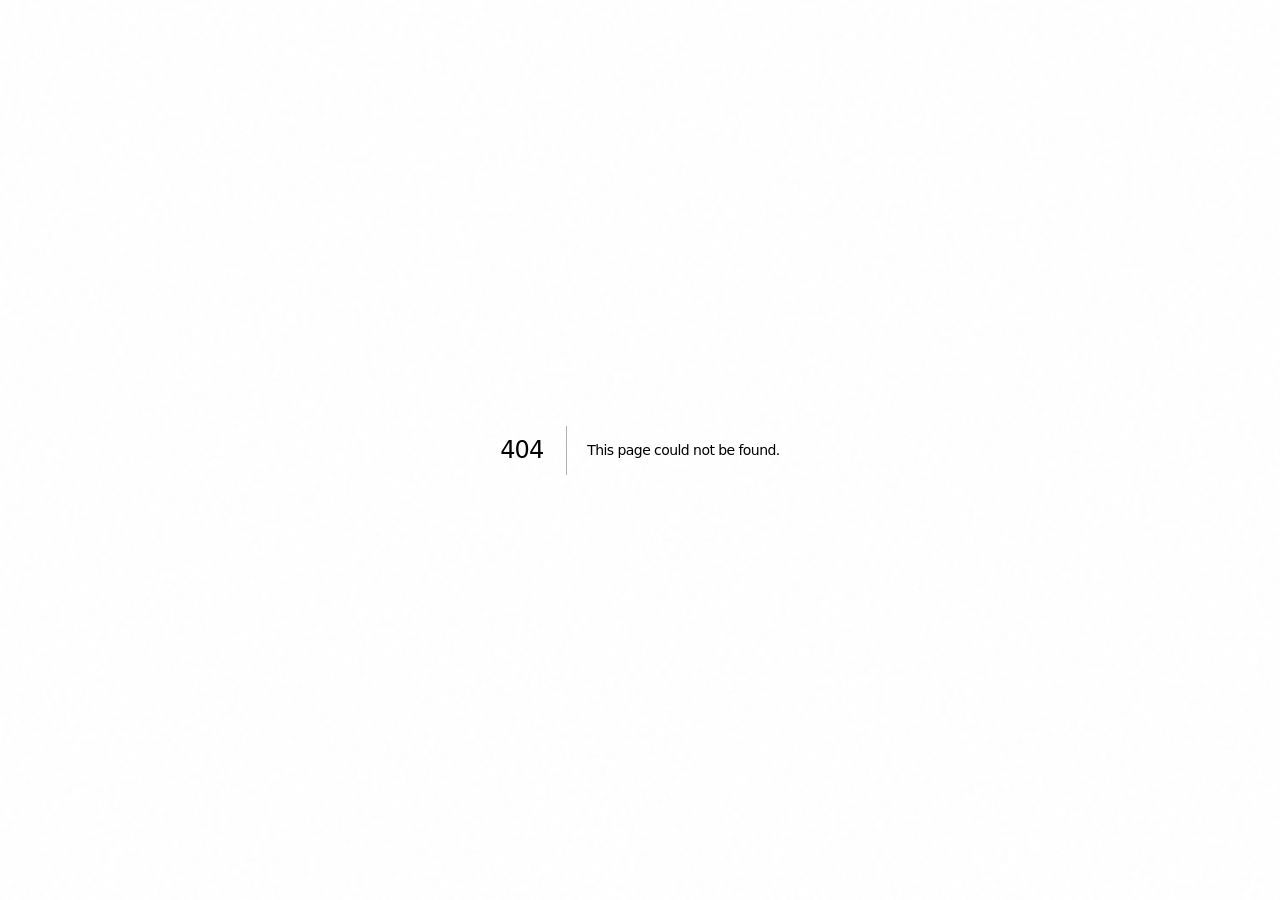
<file: 404/index.html>
<!DOCTYPE html><!--Qy7w1eVXY539Rjby6U1yX--><html lang="ru"><head><meta charSet="utf-8"/><meta name="viewport" content="width=device-width, initial-scale=1"/><link rel="stylesheet" href="/_next/static/chunks/08582c0ec1dc6f78.css" data-precedence="next"/><link rel="stylesheet" href="/_next/static/chunks/c664c63d59afc863.css" data-precedence="next"/><link rel="preload" as="script" fetchPriority="low" href="/_next/static/chunks/f05fe5d17f93a808.js"/><script src="/_next/static/chunks/806bdb8e4a6a9b95.js" async=""></script><script src="/_next/static/chunks/f2f58a7e93290fbb.js" async=""></script><script src="/_next/static/chunks/b583d0a9991c0a6a.js" async=""></script><script src="/_next/static/chunks/turbopack-de8898c3b1b37728.js" async=""></script><script src="/_next/static/chunks/515ed2c0c4397f89.js" async=""></script><script src="/_next/static/chunks/4068ac6383e218d8.js" async=""></script><script src="/_next/static/chunks/7152edf315c1fc60.js" async=""></script><script src="/_next/static/chunks/ff1a16fafef87110.js" async=""></script><script src="/_next/static/chunks/a2dfb6fc5208ab9b.js" async=""></script><meta name="robots" content="noindex"/><meta name="next-size-adjust" content=""/><title>404: This page could not be found.</title><title>NEXUS | Proactive AI Business Mentor</title><meta name="description" content="Ваш AI-ментор, который знает бизнес лучше вас. Каждое утро — четкий план, а не хаос данных."/><link rel="icon" href="/favicon.ico?favicon.0b3bf435.ico" sizes="256x256" type="image/x-icon"/><script src="/_next/static/chunks/a6dad97d9634a72d.js" noModule=""></script></head><body class="inter_ed26c892-module__0Hd1FG__variable jetbrains_mono_7d65b77b-module__VxV-Ta__variable antialiased selection:bg-accent/30"><div hidden=""><!--$--><!--/$--></div><div class="fixed inset-0 bg-grid -z-10"></div><div class="fixed inset-0 bg-noise -z-10"></div><div style="font-family:system-ui,&quot;Segoe UI&quot;,Roboto,Helvetica,Arial,sans-serif,&quot;Apple Color Emoji&quot;,&quot;Segoe UI Emoji&quot;;height:100vh;text-align:center;display:flex;flex-direction:column;align-items:center;justify-content:center"><div><style>body{color:#000;background:#fff;margin:0}.next-error-h1{border-right:1px solid rgba(0,0,0,.3)}@media (prefers-color-scheme:dark){body{color:#fff;background:#000}.next-error-h1{border-right:1px solid rgba(255,255,255,.3)}}</style><h1 class="next-error-h1" style="display:inline-block;margin:0 20px 0 0;padding:0 23px 0 0;font-size:24px;font-weight:500;vertical-align:top;line-height:49px">404</h1><div style="display:inline-block"><h2 style="font-size:14px;font-weight:400;line-height:49px;margin:0">This page could not be found.</h2></div></div></div><!--$--><!--/$--><script src="/_next/static/chunks/f05fe5d17f93a808.js" id="_R_" async=""></script><script>(self.__next_f=self.__next_f||[]).push([0])</script><script>self.__next_f.push([1,"1:\"$Sreact.fragment\"\n2:I[50682,[\"/_next/static/chunks/515ed2c0c4397f89.js\",\"/_next/static/chunks/4068ac6383e218d8.js\",\"/_next/static/chunks/7152edf315c1fc60.js\"],\"WaitlistProvider\"]\n3:I[12368,[\"/_next/static/chunks/515ed2c0c4397f89.js\",\"/_next/static/chunks/4068ac6383e218d8.js\",\"/_next/static/chunks/7152edf315c1fc60.js\"],\"CommandMenu\"]\n4:I[39756,[\"/_next/static/chunks/ff1a16fafef87110.js\",\"/_next/static/chunks/a2dfb6fc5208ab9b.js\"],\"default\"]\n5:I[37457,[\"/_next/static/chunks/ff1a16fafef87110.js\",\"/_next/static/chunks/a2dfb6fc5208ab9b.js\"],\"default\"]\n6:I[57561,[\"/_next/static/chunks/515ed2c0c4397f89.js\",\"/_next/static/chunks/4068ac6383e218d8.js\",\"/_next/static/chunks/7152edf315c1fc60.js\"],\"WaitlistModal\"]\n7:I[97367,[\"/_next/static/chunks/ff1a16fafef87110.js\",\"/_next/static/chunks/a2dfb6fc5208ab9b.js\"],\"OutletBoundary\"]\n8:\"$Sreact.suspense\"\na:I[97367,[\"/_next/static/chunks/ff1a16fafef87110.js\",\"/_next/static/chunks/a2dfb6fc5208ab9b.js\"],\"ViewportBoundary\"]\nc:I[97367,[\"/_next/static/chunks/ff1a16fafef87110.js\",\"/_next/static/chunks/a2dfb6fc5208ab9b.js\"],\"MetadataBoundary\"]\ne:I[68027,[\"/_next/static/chunks/ff1a16fafef87110.js\",\"/_next/static/chunks/a2dfb6fc5208ab9b.js\"],\"default\"]\n:HL[\"/_next/static/chunks/08582c0ec1dc6f78.css\",\"style\"]\n:HL[\"/_next/static/chunks/c664c63d59afc863.css\",\"style\"]\n"])</script><script>self.__next_f.push([1,"0:{\"P\":null,\"b\":\"Qy7w1eVXY539Rjby6U1yX\",\"c\":[\"\",\"_not-found\",\"\"],\"q\":\"\",\"i\":false,\"f\":[[[\"\",{\"children\":[\"/_not-found\",{\"children\":[\"__PAGE__\",{}]}]},\"$undefined\",\"$undefined\",true],[[\"$\",\"$1\",\"c\",{\"children\":[[[\"$\",\"link\",\"0\",{\"rel\":\"stylesheet\",\"href\":\"/_next/static/chunks/08582c0ec1dc6f78.css\",\"precedence\":\"next\",\"crossOrigin\":\"$undefined\",\"nonce\":\"$undefined\"}],[\"$\",\"link\",\"1\",{\"rel\":\"stylesheet\",\"href\":\"/_next/static/chunks/c664c63d59afc863.css\",\"precedence\":\"next\",\"crossOrigin\":\"$undefined\",\"nonce\":\"$undefined\"}],[\"$\",\"script\",\"script-0\",{\"src\":\"/_next/static/chunks/515ed2c0c4397f89.js\",\"async\":true,\"nonce\":\"$undefined\"}],[\"$\",\"script\",\"script-1\",{\"src\":\"/_next/static/chunks/4068ac6383e218d8.js\",\"async\":true,\"nonce\":\"$undefined\"}],[\"$\",\"script\",\"script-2\",{\"src\":\"/_next/static/chunks/7152edf315c1fc60.js\",\"async\":true,\"nonce\":\"$undefined\"}]],[\"$\",\"html\",null,{\"lang\":\"ru\",\"children\":[\"$\",\"body\",null,{\"className\":\"inter_ed26c892-module__0Hd1FG__variable jetbrains_mono_7d65b77b-module__VxV-Ta__variable antialiased selection:bg-accent/30\",\"children\":[[\"$\",\"div\",null,{\"className\":\"fixed inset-0 bg-grid -z-10\"}],[\"$\",\"div\",null,{\"className\":\"fixed inset-0 bg-noise -z-10\"}],[\"$\",\"$L2\",null,{\"children\":[[\"$\",\"$L3\",null,{}],[\"$\",\"$L4\",null,{\"parallelRouterKey\":\"children\",\"error\":\"$undefined\",\"errorStyles\":\"$undefined\",\"errorScripts\":\"$undefined\",\"template\":[\"$\",\"$L5\",null,{}],\"templateStyles\":\"$undefined\",\"templateScripts\":\"$undefined\",\"notFound\":[[[\"$\",\"title\",null,{\"children\":\"404: This page could not be found.\"}],[\"$\",\"div\",null,{\"style\":{\"fontFamily\":\"system-ui,\\\"Segoe UI\\\",Roboto,Helvetica,Arial,sans-serif,\\\"Apple Color Emoji\\\",\\\"Segoe UI Emoji\\\"\",\"height\":\"100vh\",\"textAlign\":\"center\",\"display\":\"flex\",\"flexDirection\":\"column\",\"alignItems\":\"center\",\"justifyContent\":\"center\"},\"children\":[\"$\",\"div\",null,{\"children\":[[\"$\",\"style\",null,{\"dangerouslySetInnerHTML\":{\"__html\":\"body{color:#000;background:#fff;margin:0}.next-error-h1{border-right:1px solid rgba(0,0,0,.3)}@media (prefers-color-scheme:dark){body{color:#fff;background:#000}.next-error-h1{border-right:1px solid rgba(255,255,255,.3)}}\"}}],[\"$\",\"h1\",null,{\"className\":\"next-error-h1\",\"style\":{\"display\":\"inline-block\",\"margin\":\"0 20px 0 0\",\"padding\":\"0 23px 0 0\",\"fontSize\":24,\"fontWeight\":500,\"verticalAlign\":\"top\",\"lineHeight\":\"49px\"},\"children\":404}],[\"$\",\"div\",null,{\"style\":{\"display\":\"inline-block\"},\"children\":[\"$\",\"h2\",null,{\"style\":{\"fontSize\":14,\"fontWeight\":400,\"lineHeight\":\"49px\",\"margin\":0},\"children\":\"This page could not be found.\"}]}]]}]}]],[]],\"forbidden\":\"$undefined\",\"unauthorized\":\"$undefined\"}],[\"$\",\"$L6\",null,{}]]}]]}]}]]}],{\"children\":[[\"$\",\"$1\",\"c\",{\"children\":[null,[\"$\",\"$L4\",null,{\"parallelRouterKey\":\"children\",\"error\":\"$undefined\",\"errorStyles\":\"$undefined\",\"errorScripts\":\"$undefined\",\"template\":[\"$\",\"$L5\",null,{}],\"templateStyles\":\"$undefined\",\"templateScripts\":\"$undefined\",\"notFound\":\"$undefined\",\"forbidden\":\"$undefined\",\"unauthorized\":\"$undefined\"}]]}],{\"children\":[[\"$\",\"$1\",\"c\",{\"children\":[[[\"$\",\"title\",null,{\"children\":\"404: This page could not be found.\"}],[\"$\",\"div\",null,{\"style\":\"$0:f:0:1:0:props:children:1:props:children:props:children:2:props:children:1:props:notFound:0:1:props:style\",\"children\":[\"$\",\"div\",null,{\"children\":[[\"$\",\"style\",null,{\"dangerouslySetInnerHTML\":{\"__html\":\"body{color:#000;background:#fff;margin:0}.next-error-h1{border-right:1px solid rgba(0,0,0,.3)}@media (prefers-color-scheme:dark){body{color:#fff;background:#000}.next-error-h1{border-right:1px solid rgba(255,255,255,.3)}}\"}}],[\"$\",\"h1\",null,{\"className\":\"next-error-h1\",\"style\":\"$0:f:0:1:0:props:children:1:props:children:props:children:2:props:children:1:props:notFound:0:1:props:children:props:children:1:props:style\",\"children\":404}],[\"$\",\"div\",null,{\"style\":\"$0:f:0:1:0:props:children:1:props:children:props:children:2:props:children:1:props:notFound:0:1:props:children:props:children:2:props:style\",\"children\":[\"$\",\"h2\",null,{\"style\":\"$0:f:0:1:0:props:children:1:props:children:props:children:2:props:children:1:props:notFound:0:1:props:children:props:children:2:props:children:props:style\",\"children\":\"This page could not be found.\"}]}]]}]}]],null,[\"$\",\"$L7\",null,{\"children\":[\"$\",\"$8\",null,{\"name\":\"Next.MetadataOutlet\",\"children\":\"$@9\"}]}]]}],{},null,false,false]},null,false,false]},null,false,false],[\"$\",\"$1\",\"h\",{\"children\":[[\"$\",\"meta\",null,{\"name\":\"robots\",\"content\":\"noindex\"}],[\"$\",\"$La\",null,{\"children\":\"$Lb\"}],[\"$\",\"div\",null,{\"hidden\":true,\"children\":[\"$\",\"$Lc\",null,{\"children\":[\"$\",\"$8\",null,{\"name\":\"Next.Metadata\",\"children\":\"$Ld\"}]}]}],[\"$\",\"meta\",null,{\"name\":\"next-size-adjust\",\"content\":\"\"}]]}],false]],\"m\":\"$undefined\",\"G\":[\"$e\",\"$undefined\"],\"S\":true}\n"])</script><script>self.__next_f.push([1,"b:[[\"$\",\"meta\",\"0\",{\"charSet\":\"utf-8\"}],[\"$\",\"meta\",\"1\",{\"name\":\"viewport\",\"content\":\"width=device-width, initial-scale=1\"}]]\n"])</script><script>self.__next_f.push([1,"f:I[27201,[\"/_next/static/chunks/ff1a16fafef87110.js\",\"/_next/static/chunks/a2dfb6fc5208ab9b.js\"],\"IconMark\"]\n9:null\nd:[[\"$\",\"title\",\"0\",{\"children\":\"NEXUS | Proactive AI Business Mentor\"}],[\"$\",\"meta\",\"1\",{\"name\":\"description\",\"content\":\"Ваш AI-ментор, который знает бизнес лучше вас. Каждое утро — четкий план, а не хаос данных.\"}],[\"$\",\"link\",\"2\",{\"rel\":\"icon\",\"href\":\"/favicon.ico?favicon.0b3bf435.ico\",\"sizes\":\"256x256\",\"type\":\"image/x-icon\"}],[\"$\",\"$Lf\",\"3\",{}]]\n"])</script></body></html>
</file>
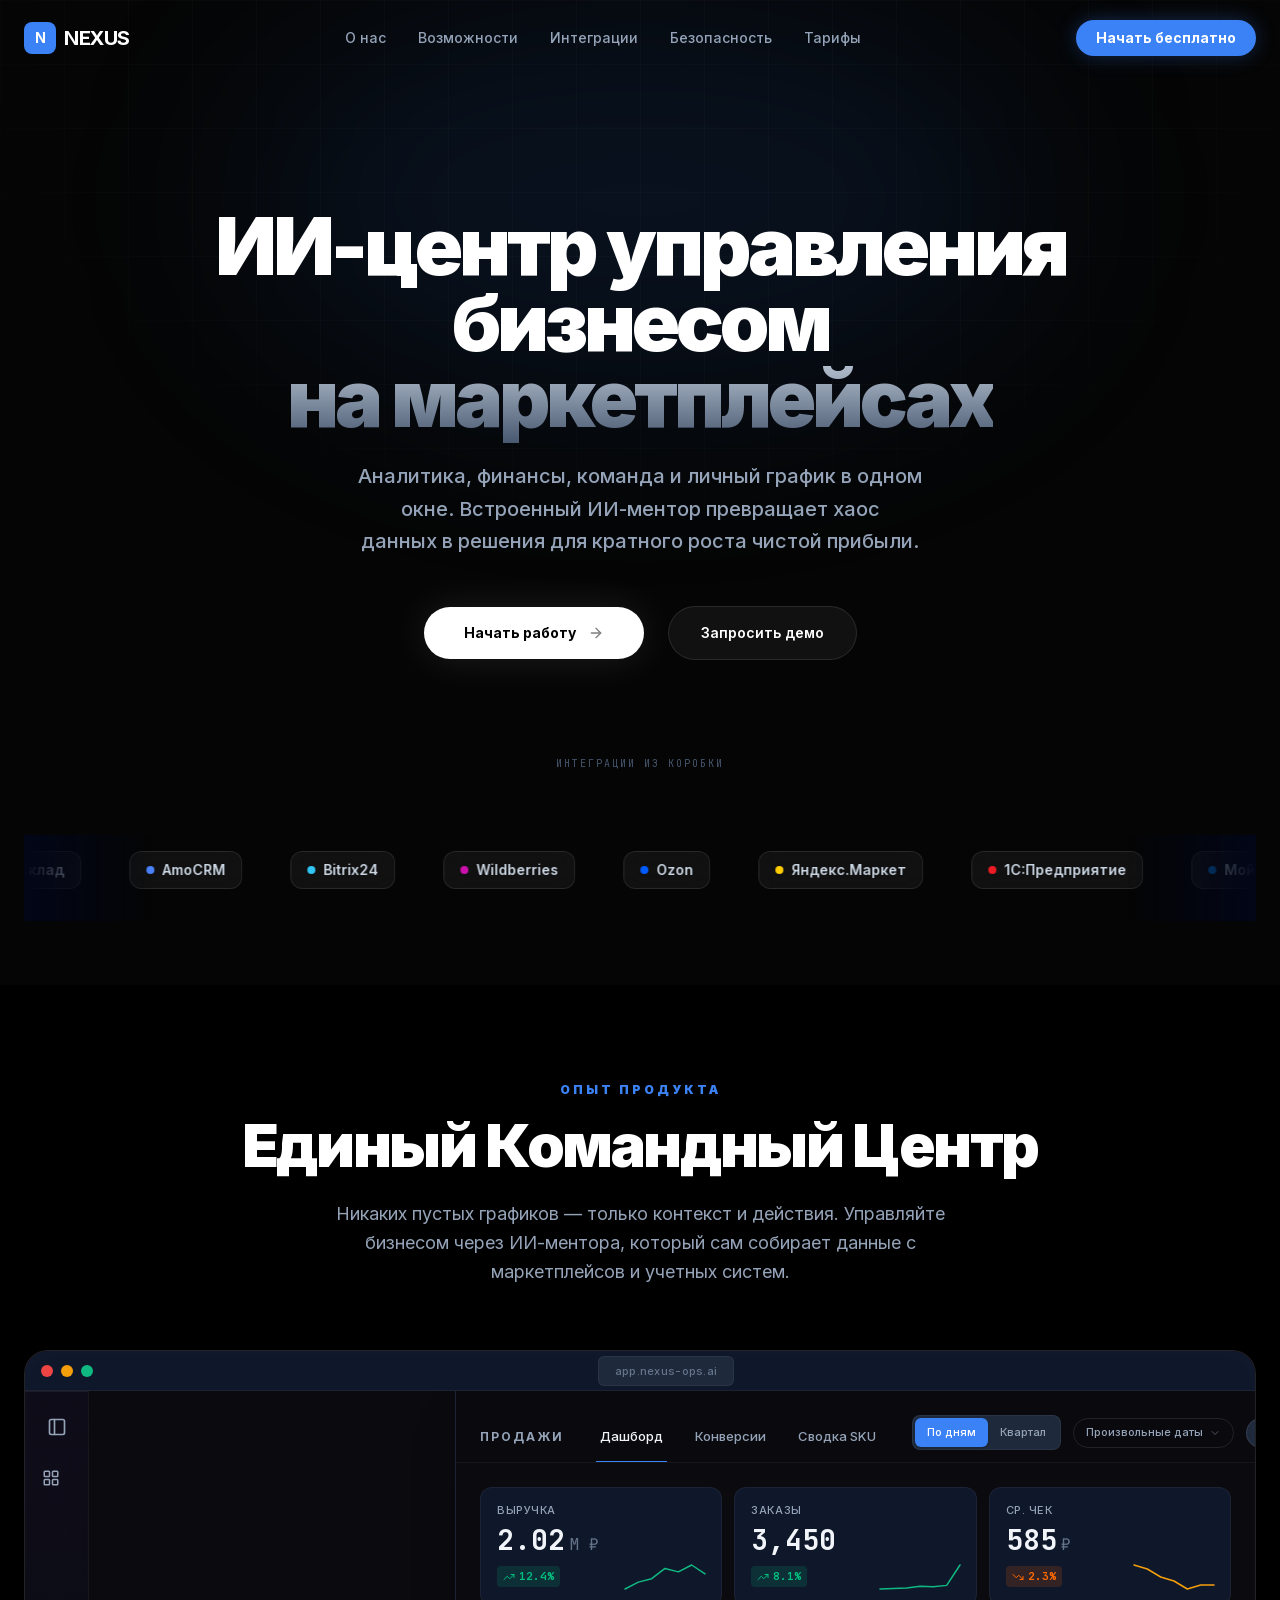
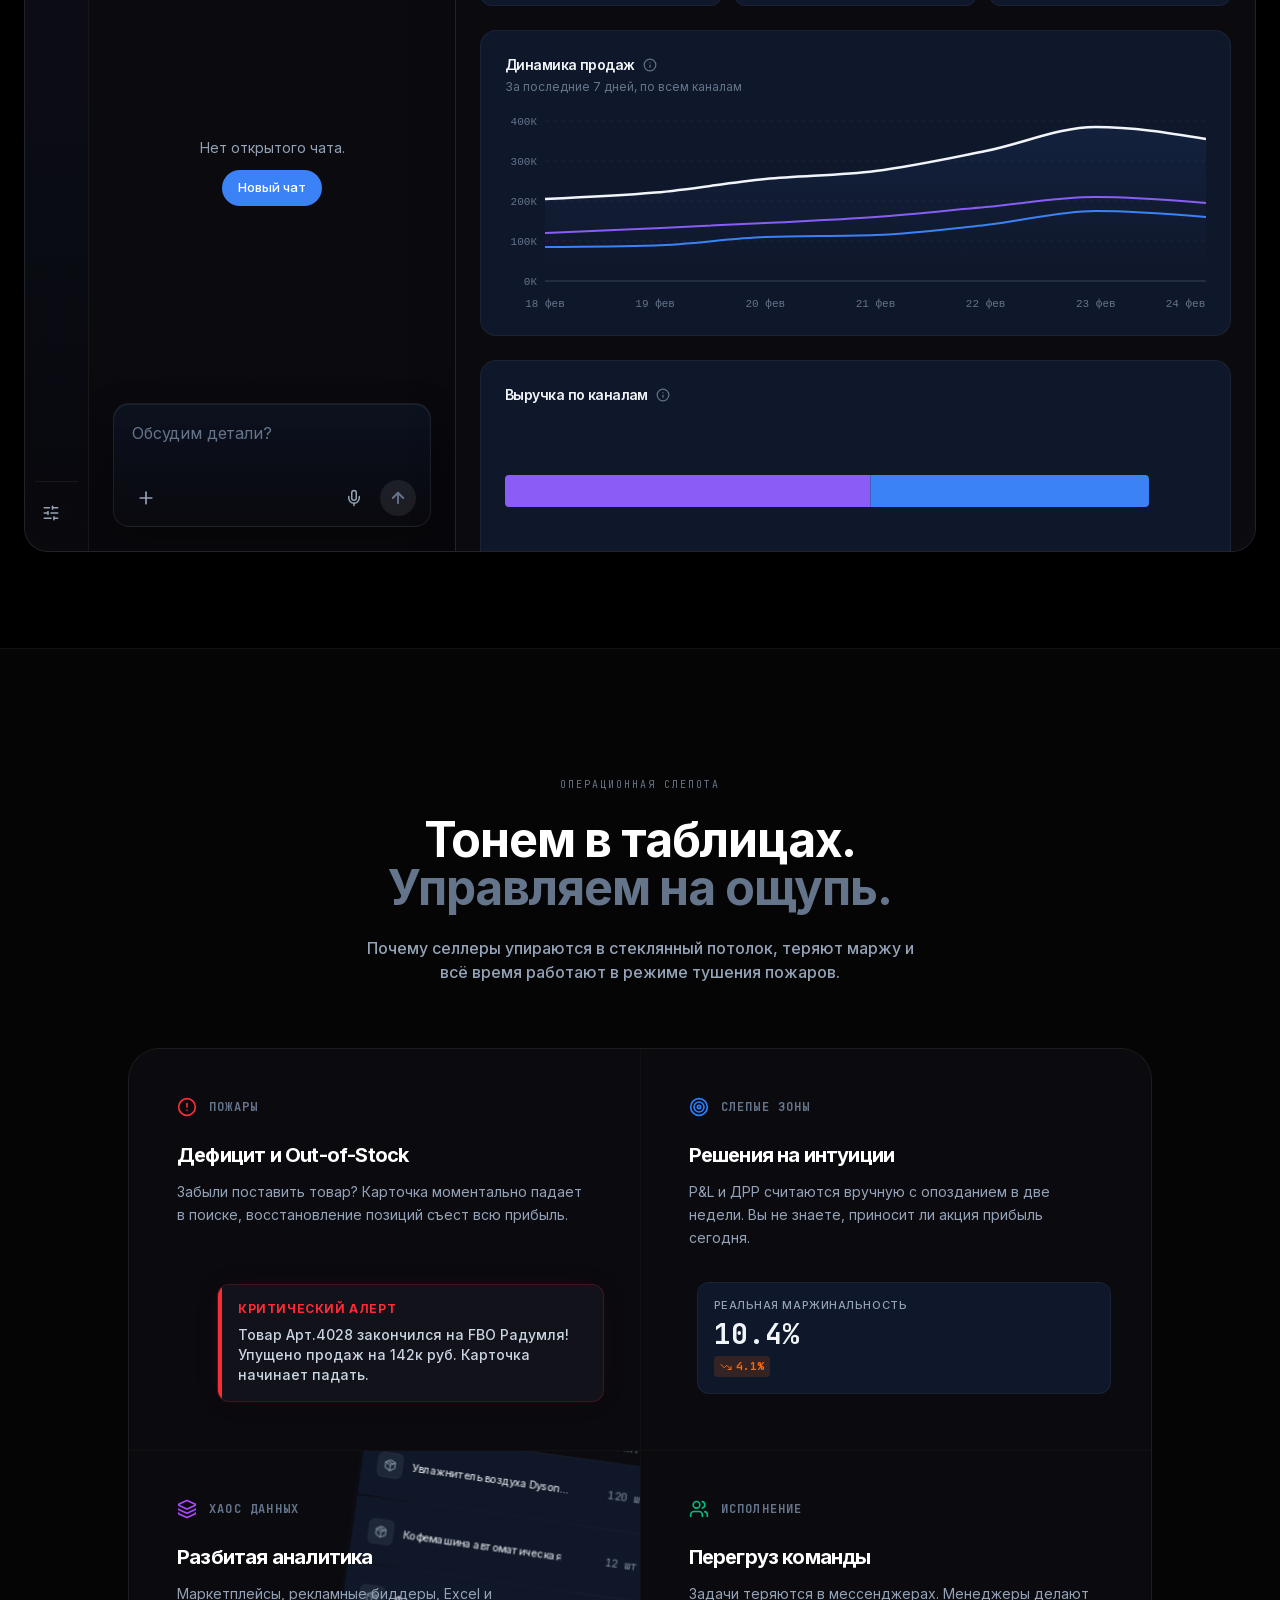
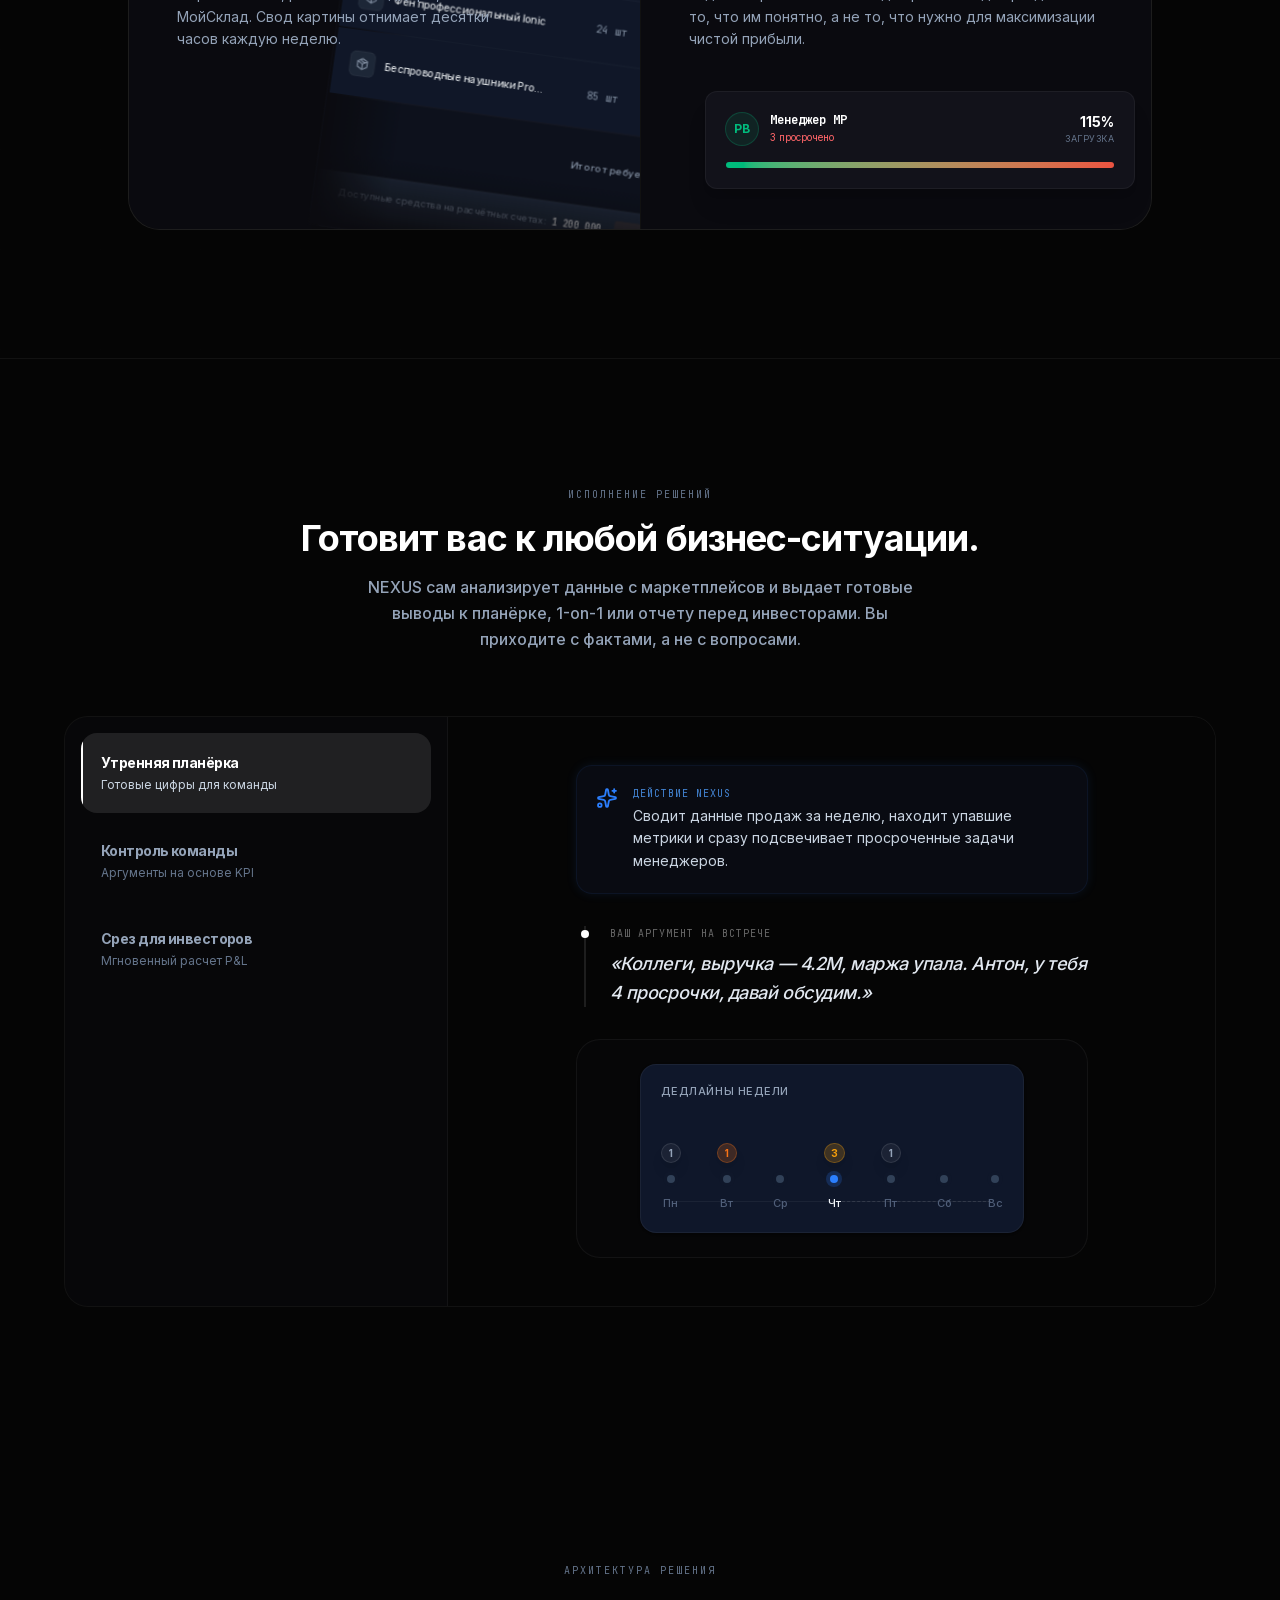
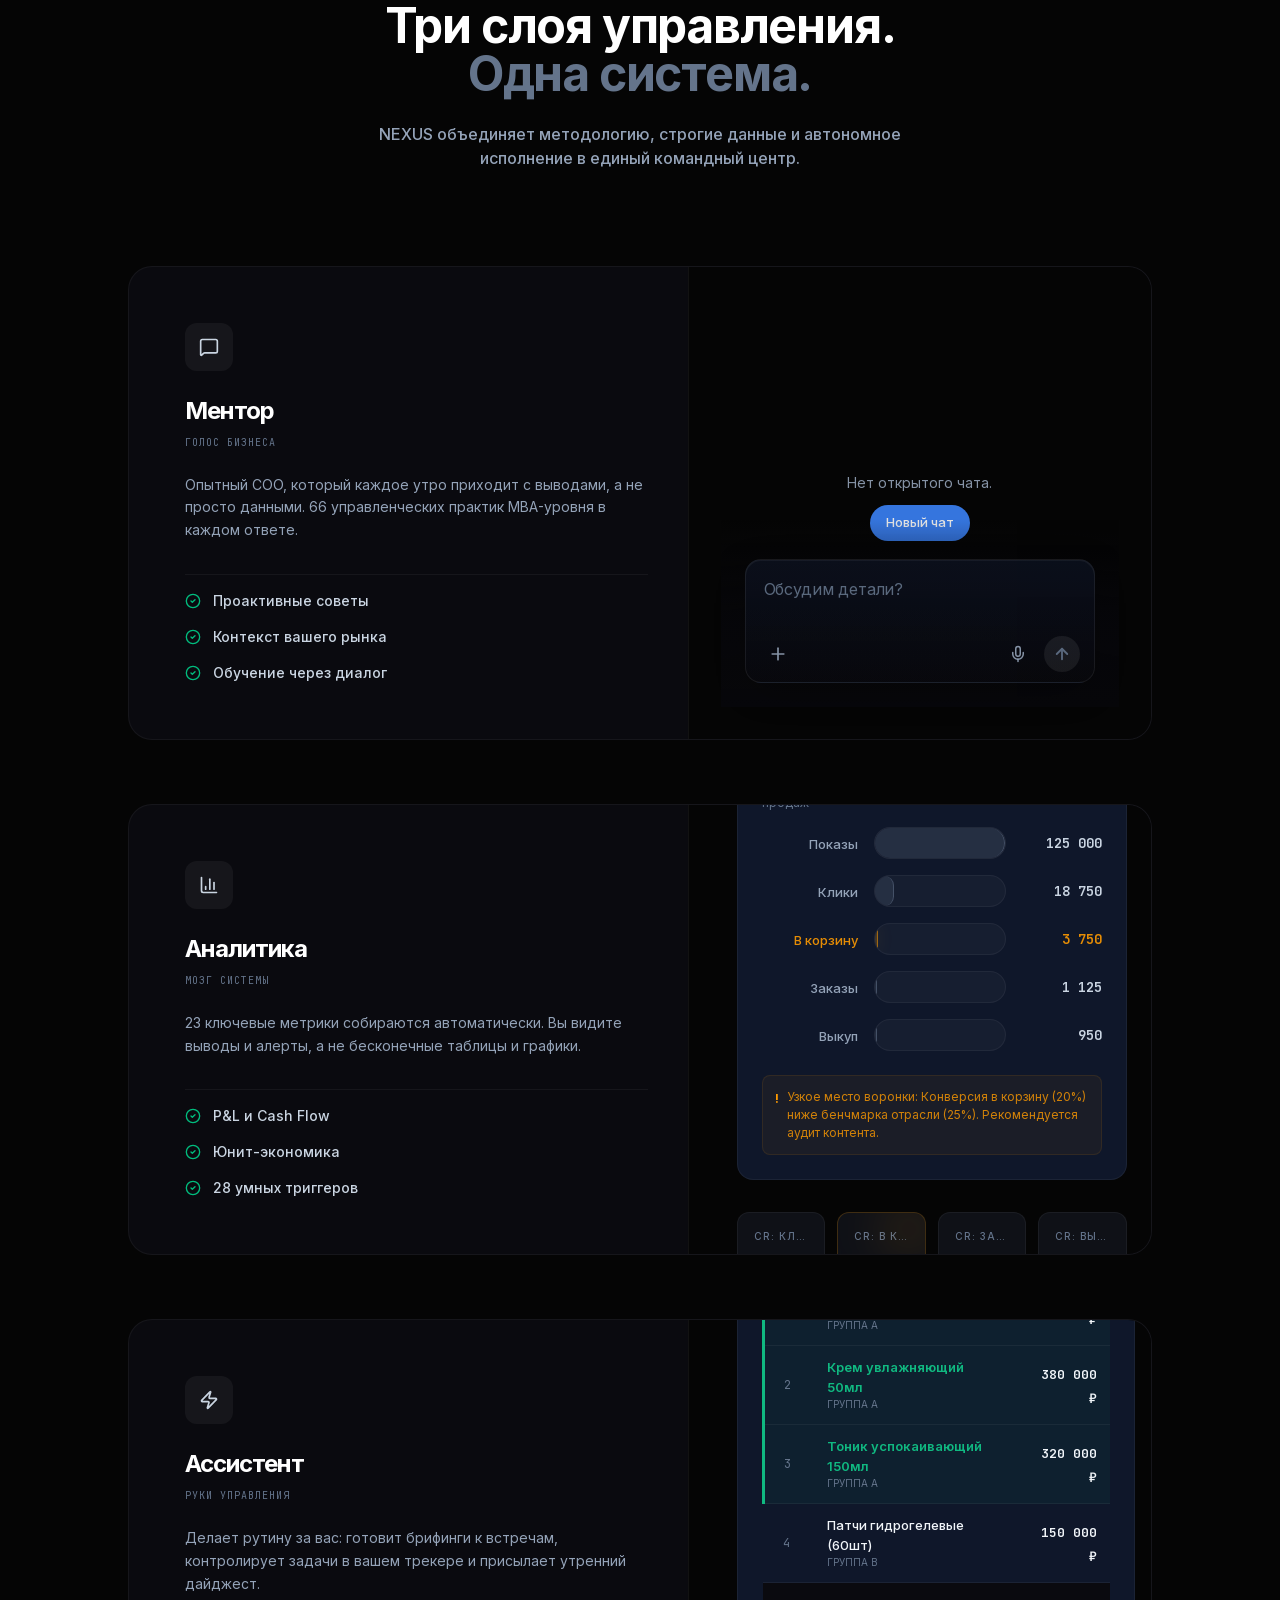
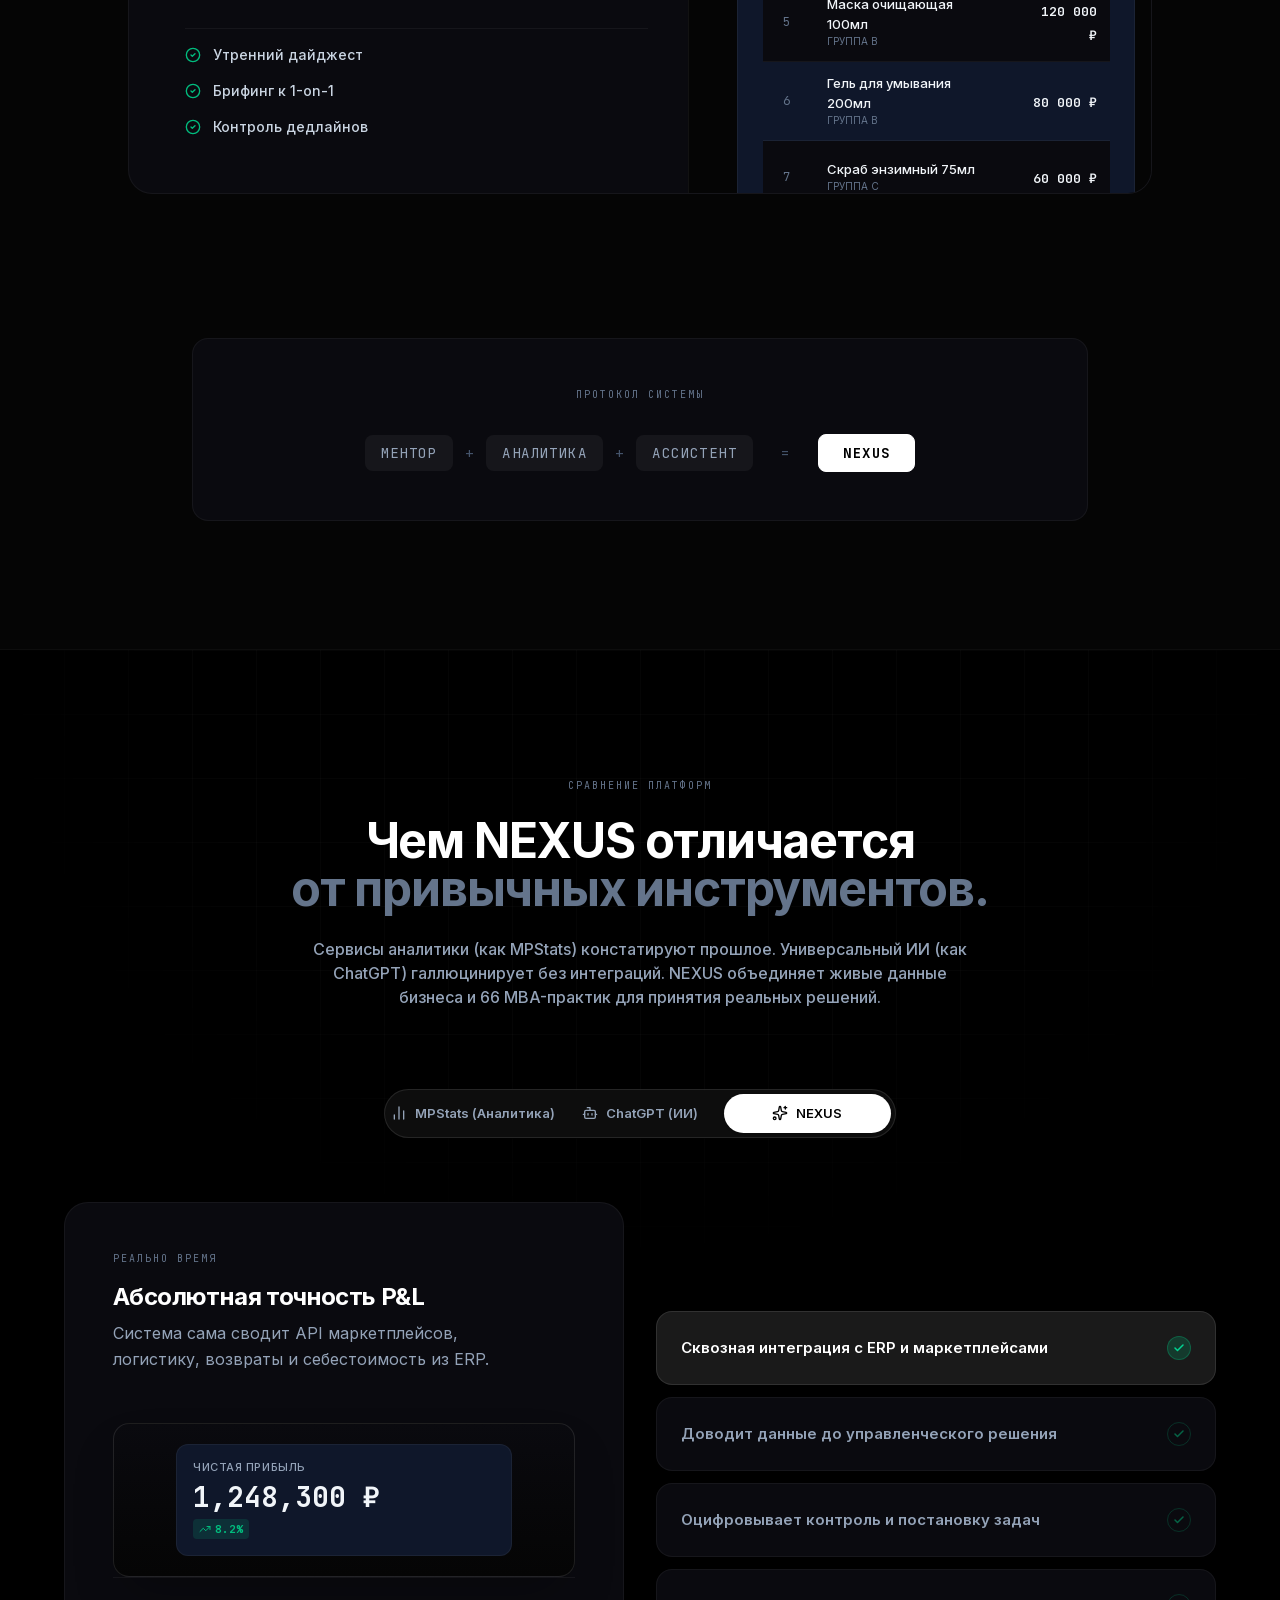
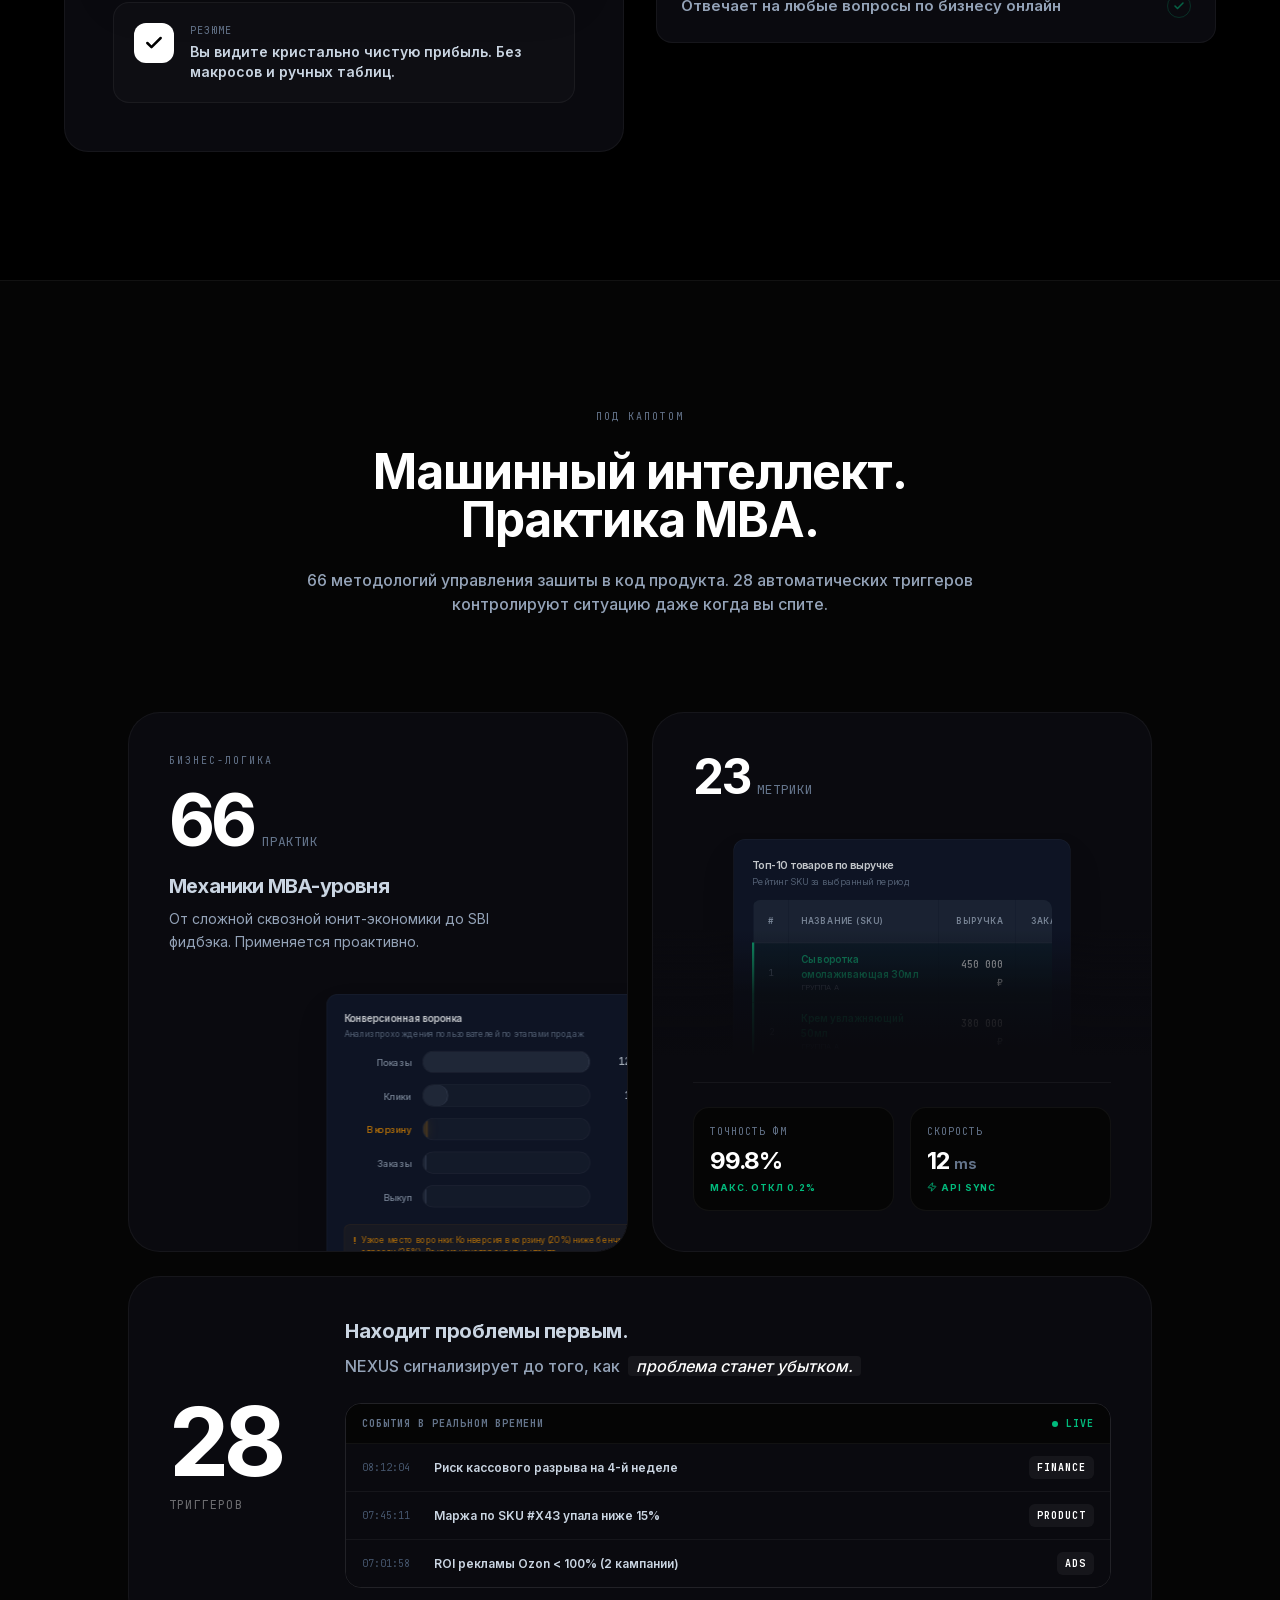
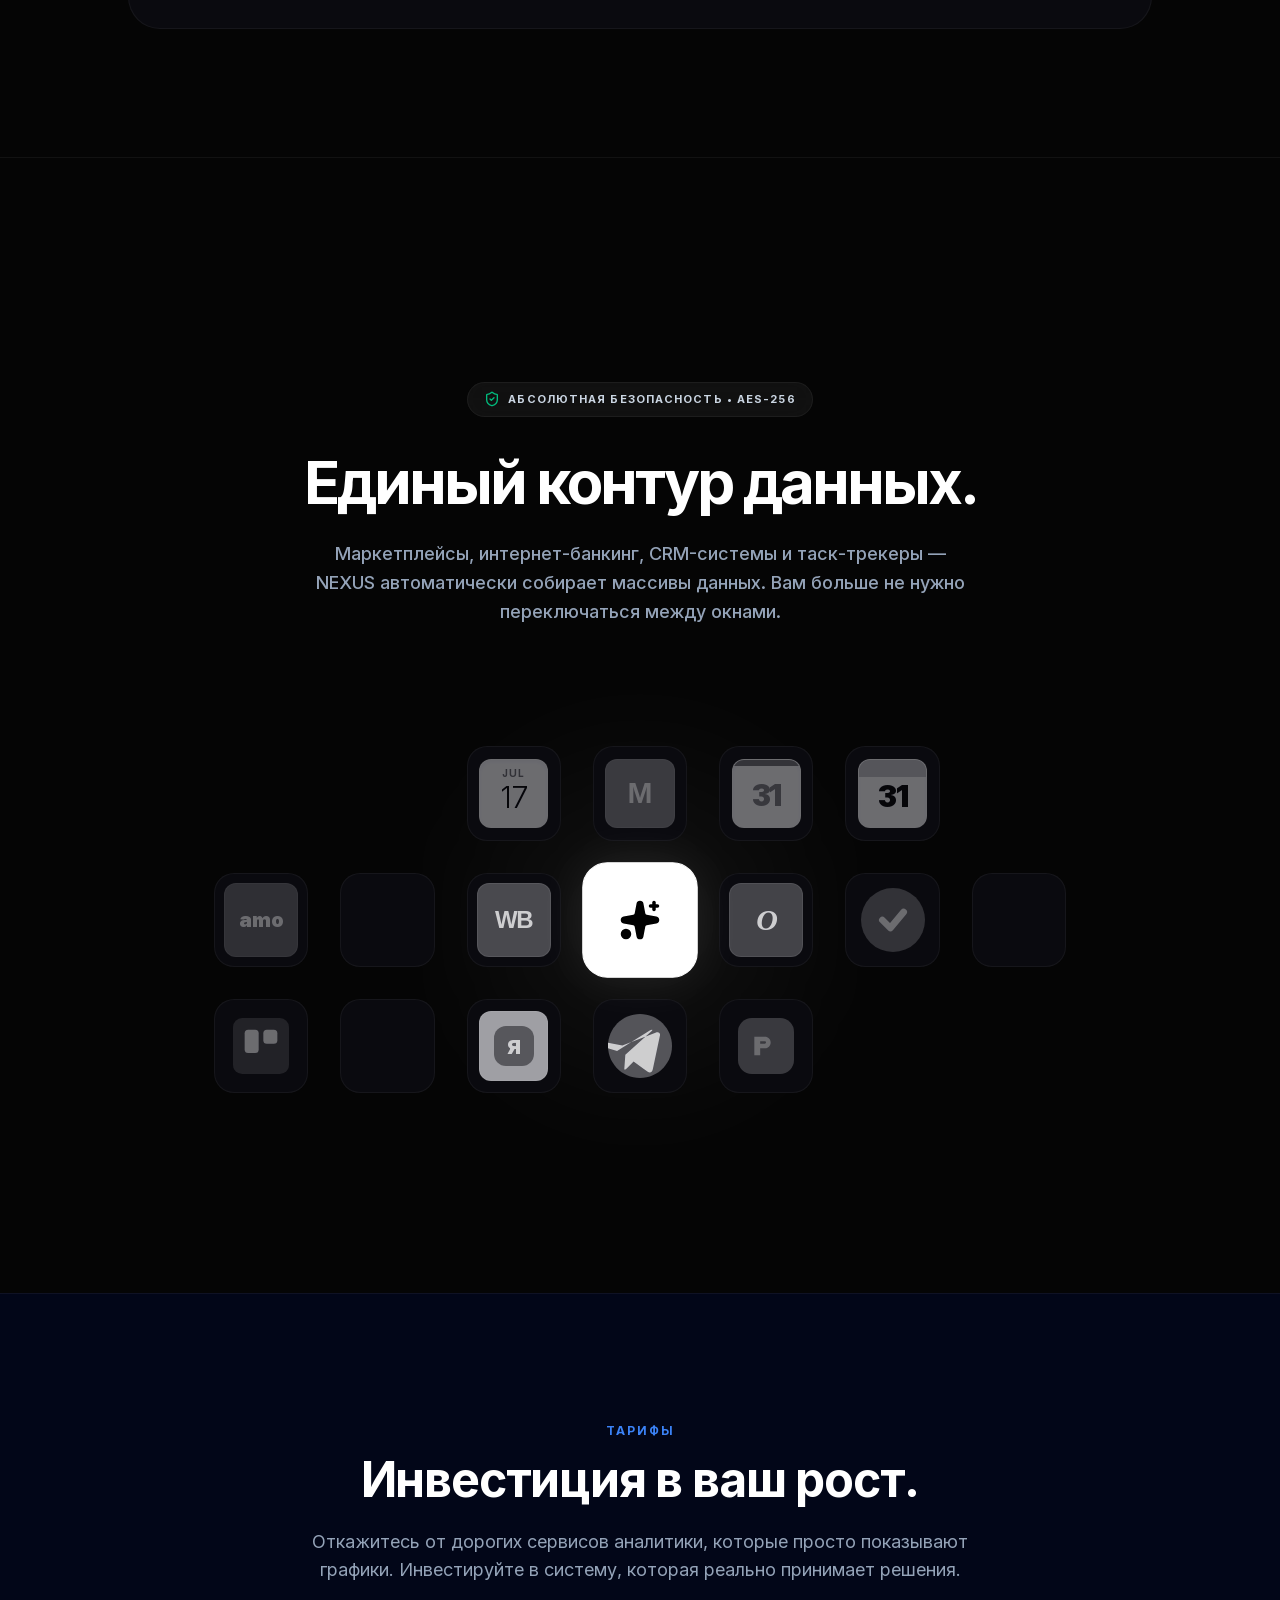
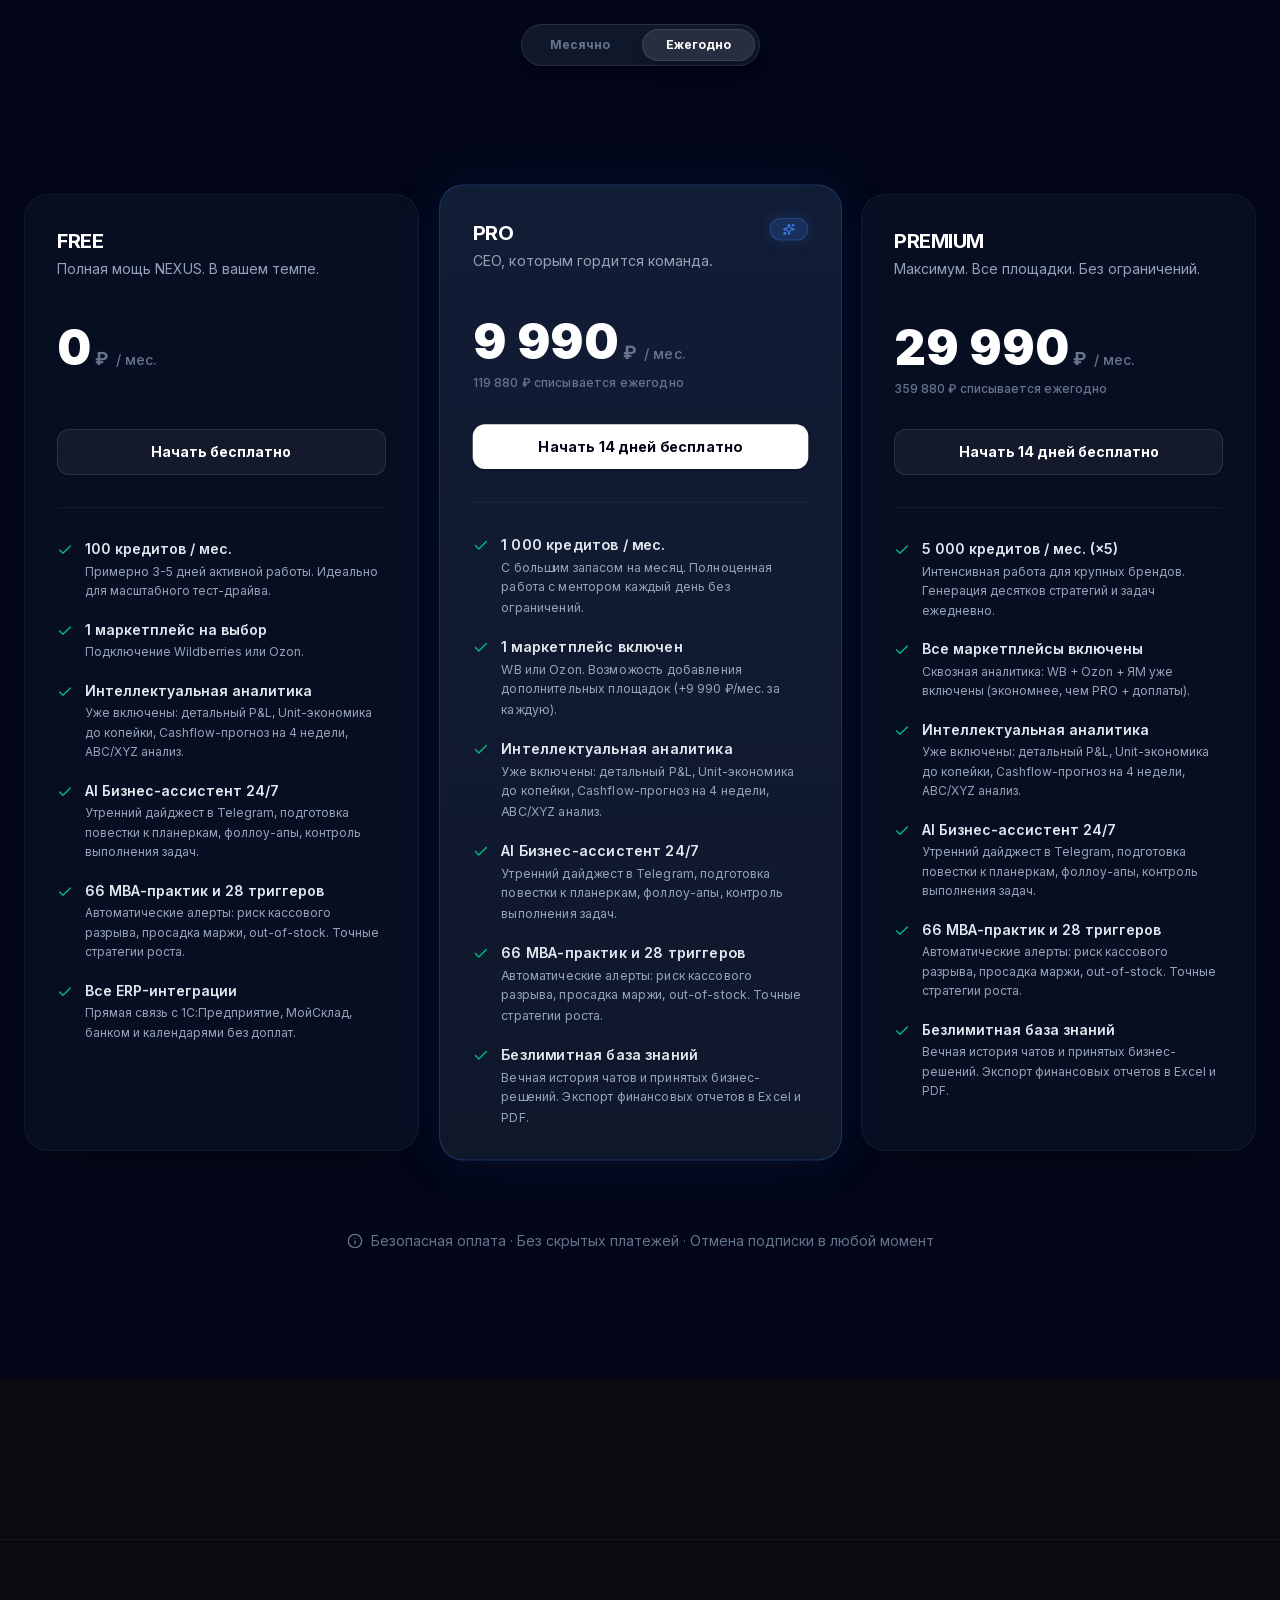
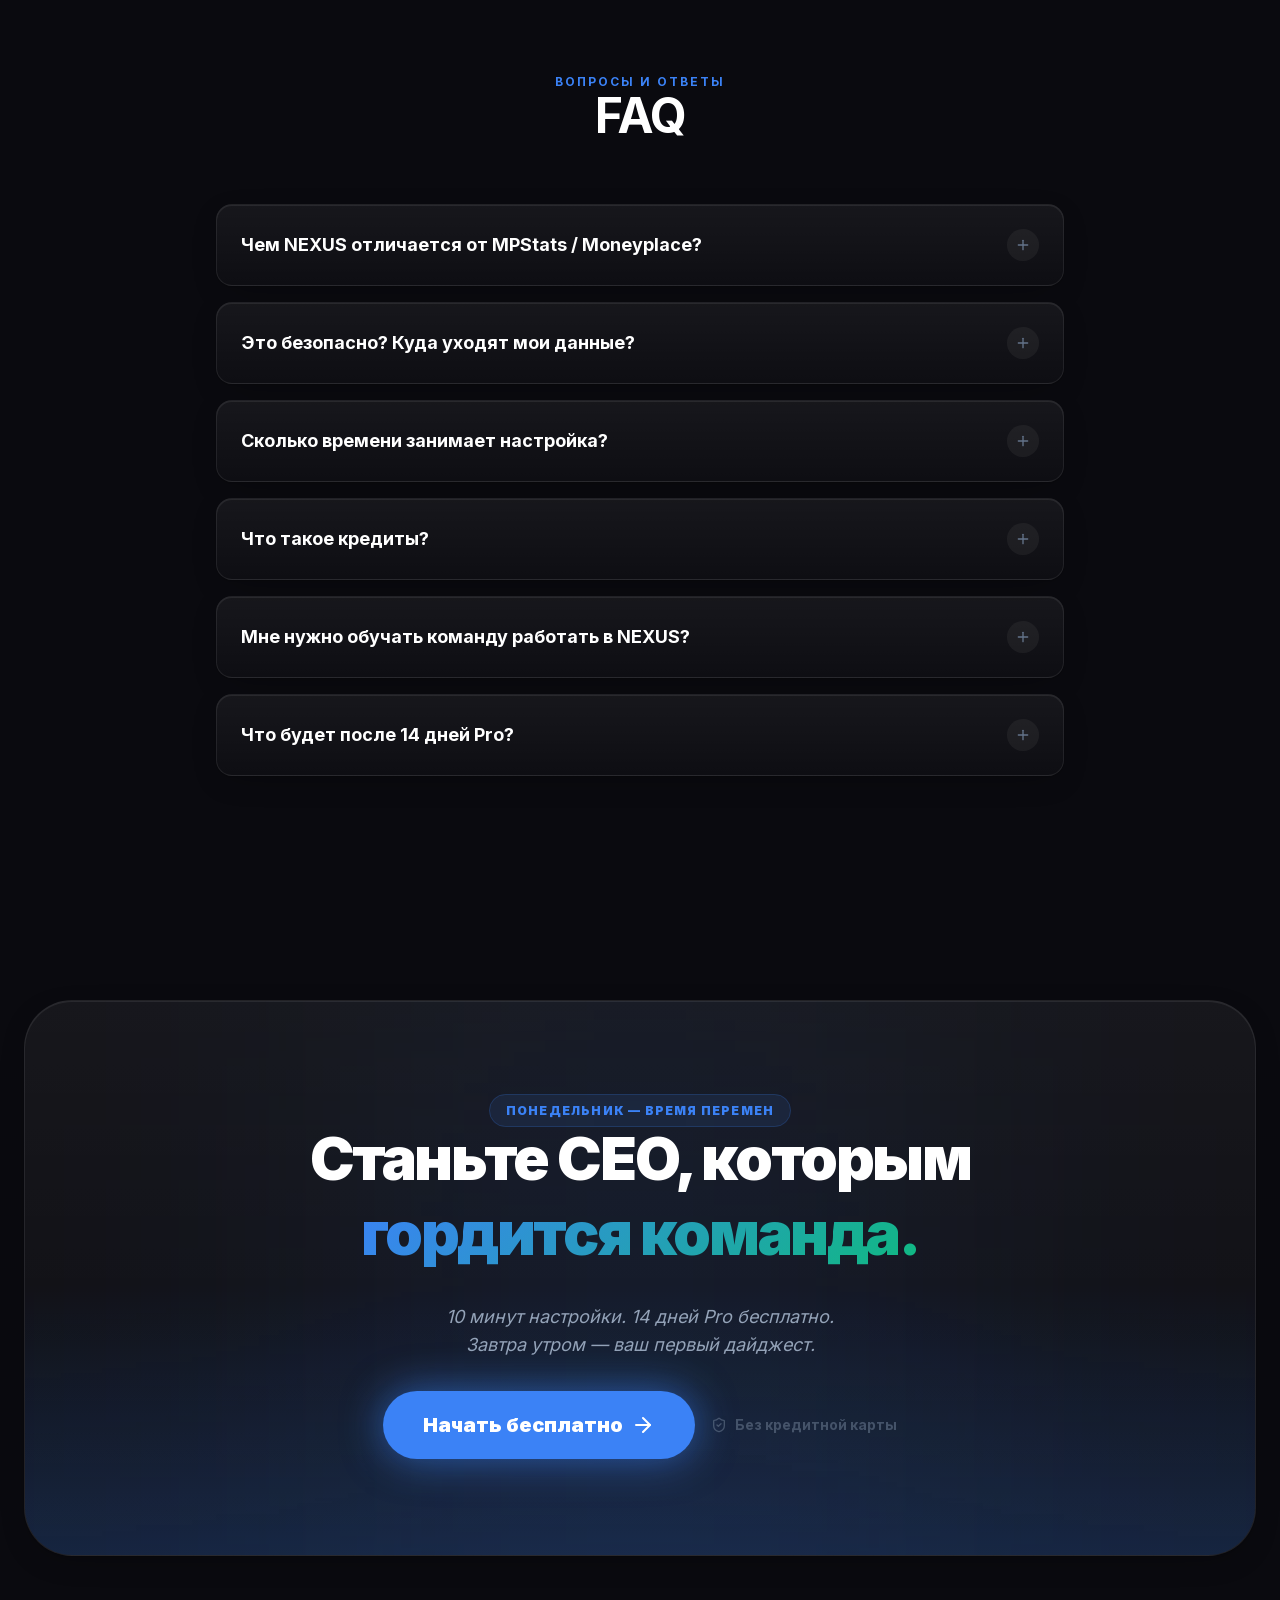
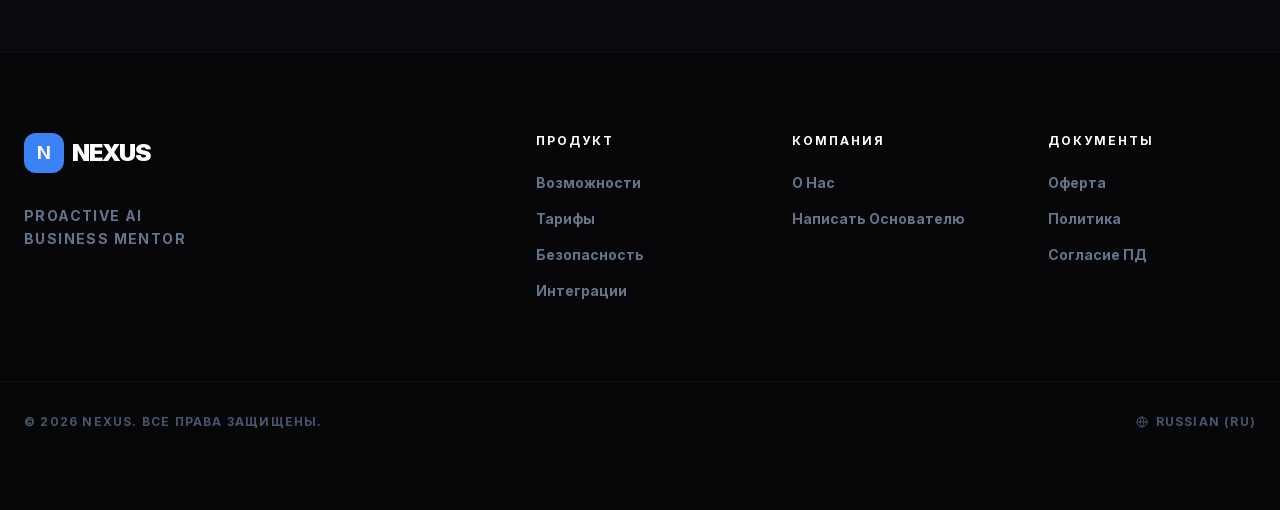
<file: archive-v1/index.html>
<!DOCTYPE html><!--Qy7w1eVXY539Rjby6U1yX--><html lang="ru"><head><meta charSet="utf-8"/><meta name="viewport" content="width=device-width, initial-scale=1"/><link rel="preload" href="/_next/static/media/70bc3e132a0a741e-s.p.15008bfb.woff2" as="font" crossorigin="" type="font/woff2"/><link rel="preload" href="/_next/static/media/83afe278b6a6bb3c-s.p.3a6ba036.woff2" as="font" crossorigin="" type="font/woff2"/><link rel="preload" href="/_next/static/media/9c72aa0f40e4eef8-s.p.18a48cbc.woff2" as="font" crossorigin="" type="font/woff2"/><link rel="stylesheet" href="/_next/static/chunks/08582c0ec1dc6f78.css" data-precedence="next"/><link rel="stylesheet" href="/_next/static/chunks/c664c63d59afc863.css" data-precedence="next"/><link rel="preload" as="script" fetchPriority="low" href="/_next/static/chunks/f05fe5d17f93a808.js"/><script src="/_next/static/chunks/806bdb8e4a6a9b95.js" async=""></script><script src="/_next/static/chunks/f2f58a7e93290fbb.js" async=""></script><script src="/_next/static/chunks/b583d0a9991c0a6a.js" async=""></script><script src="/_next/static/chunks/turbopack-de8898c3b1b37728.js" async=""></script><script src="/_next/static/chunks/515ed2c0c4397f89.js" async=""></script><script src="/_next/static/chunks/4068ac6383e218d8.js" async=""></script><script src="/_next/static/chunks/7152edf315c1fc60.js" async=""></script><script src="/_next/static/chunks/ff1a16fafef87110.js" async=""></script><script src="/_next/static/chunks/a2dfb6fc5208ab9b.js" async=""></script><script src="/_next/static/chunks/617ebd11fdf2658d.js" async=""></script><script src="/_next/static/chunks/7ef07873f1948000.js" async=""></script><script src="/_next/static/chunks/1e9f768250e0891c.js" async=""></script><script src="/_next/static/chunks/791bacf4f23f43e8.js" async=""></script><script src="/_next/static/chunks/d5add0257315ca5e.js" async=""></script><script src="/_next/static/chunks/ea34ae2c6cbe9967.js" async=""></script><script src="/_next/static/chunks/96ebf2956bbe5ca0.js" async=""></script><script src="/_next/static/chunks/52b5d3803e6c3a9f.js" async=""></script><script src="/_next/static/chunks/4fcd540f774cd0cc.js" async=""></script><script src="/_next/static/chunks/82b006d7aa132bba.js" async=""></script><meta name="next-size-adjust" content=""/><title>NEXUS | Proactive AI Business Mentor</title><meta name="description" content="Ваш AI-ментор, который знает бизнес лучше вас. Каждое утро — четкий план, а не хаос данных."/><link rel="icon" href="/favicon.ico?favicon.0b3bf435.ico" sizes="256x256" type="image/x-icon"/><script src="/_next/static/chunks/a6dad97d9634a72d.js" noModule=""></script></head><body class="inter_ed26c892-module__0Hd1FG__variable jetbrains_mono_7d65b77b-module__VxV-Ta__variable antialiased selection:bg-accent/30"><div hidden=""><!--$--><!--/$--></div><div class="fixed inset-0 bg-grid -z-10"></div><div class="fixed inset-0 bg-noise -z-10"></div><main class="relative min-h-screen"><nav class="fixed top-0 left-0 right-0 z-50 transition-all duration-300 border-b border-transparent bg-transparent py-5"><div class="container mx-auto px-6 flex items-center justify-between"><a class="flex items-center gap-2 group" href="/"><div class="w-8 h-8 rounded-lg bg-accent flex items-center justify-center text-white font-bold text-sm group-hover:scale-110 transition-transform">N</div><span class="text-xl font-bold tracking-tight text-white">NEXUS</span></a><div class="hidden md:flex items-center gap-6 lg:gap-8"><a class="text-sm font-medium text-slate-400 hover:text-white transition-colors" href="/about/">О нас</a><a class="text-sm font-medium text-slate-400 hover:text-white transition-colors" href="/features/">Возможности</a><a class="text-sm font-medium text-slate-400 hover:text-white transition-colors" href="/integrations/">Интеграции</a><a class="text-sm font-medium text-slate-400 hover:text-white transition-colors" href="/security/">Безопасность</a><a class="text-sm font-medium text-slate-400 hover:text-white transition-colors" href="/pricing/">Тарифы</a></div><div><div class="relative inline-block relative group"><button class="bg-accent hover:bg-accent/90 text-white px-5 py-2 rounded-full text-sm font-bold transition-all group-hover:scale-105 active:scale-95 shadow-[0_0_20px_rgba(59,130,246,0.3)]">Начать бесплатно</button></div></div></div><div class="absolute bottom-0 left-0 h-[2px] bg-accent transition-all duration-150" style="width:0%"></div></nav><section class="relative min-h-[95vh] flex flex-col items-center justify-center pt-32 pb-16 overflow-hidden text-center bg-[#050505]"><div class="absolute inset-0 bg-[linear-gradient(rgba(255,255,255,0.02)_1px,transparent_1px),linear-gradient(90deg,rgba(255,255,255,0.02)_1px,transparent_1px)] bg-[size:64px_64px] [mask-image:radial-gradient(ellipse_60%_60%_at_50%_0%,#000_70%,transparent_100%)] pointer-events-none"></div><div class="absolute top-0 left-1/2 -translate-x-1/2 w-[800px] h-[400px] bg-blue-500/10 blur-[100px] rounded-[100%] pointer-events-none"></div><div class="container mx-auto px-6 relative z-10 flex flex-col items-center"><div class="h-10 mb-10 max-w-sm sm:max-w-md md:max-w-max"><div class="flex items-center gap-3 px-4 py-2 rounded-full border border-white/10 bg-white/[0.03] backdrop-blur-md shadow-sm" style="opacity:0;transform:translateY(10px)"><div class="w-1.5 h-1.5 rounded-full bg-blue-500 animate-pulse"></div><span class="text-xs font-mono tracking-tight text-slate-300">🔥 ИИ снизил ДРР рекламной кампании на 15%</span></div></div><h1 class="text-5xl md:text-7xl lg:text-[5rem] font-black leading-[0.95] tracking-tighter text-white mb-6 w-full mx-auto" style="opacity:0;transform:translateY(15px)">ИИ-центр управления бизнесом <br class="hidden md:block"/><span class="bg-gradient-to-b from-slate-300 to-slate-600 text-transparent bg-clip-text">на маркетплейсах</span></h1><p class="text-lg md:text-xl text-slate-400 max-w-2xl leading-relaxed mb-12 font-medium text-balance mx-auto" style="opacity:0;transform:translateY(15px)">Аналитика, финансы, команда и личный график в одном окне. Встроенный ИИ-ментор превращает хаос данных в решения для кратного роста чистой прибыли.</p><div class="flex flex-col sm:flex-row items-center justify-center gap-4 sm:gap-6" style="opacity:0;transform:translateY(15px)"><div class="relative inline-block relative group w-full sm:w-auto"><button class="relative flex items-center justify-center gap-3 w-full sm:w-auto px-10 py-4 rounded-full bg-white text-black font-bold text-sm transition-all hover:scale-[1.02] shadow-[0_0_40px_rgba(255,255,255,0.1)]">Начать работу<svg xmlns="http://www.w3.org/2000/svg" width="24" height="24" viewBox="0 0 24 24" fill="none" stroke="currentColor" stroke-width="2" stroke-linecap="round" stroke-linejoin="round" class="lucide lucide-arrow-right w-4 h-4 opacity-50 group-hover:translate-x-1 transition-transform" aria-hidden="true"><path d="M5 12h14"></path><path d="m12 5 7 7-7 7"></path></svg></button></div><button class="flex items-center justify-center gap-2 px-8 py-4 rounded-full bg-white/5 border border-white/10 text-white hover:bg-white/10 transition-colors text-sm font-semibold w-full sm:w-auto">Запросить демо</button></div><div class="w-full mt-24" style="opacity:0;transform:translateY(20px)"><p class="text-[10px] font-mono uppercase tracking-[0.2em] text-slate-600 mb-8">Интеграции из коробки</p><div class="w-full overflow-hidden flex items-center justify-center relative mt-16 pb-8"><div class="absolute left-0 top-0 bottom-0 w-32 bg-gradient-to-r from-slate-950 to-transparent z-10"></div><div class="absolute right-0 top-0 bottom-0 w-32 bg-gradient-to-l from-slate-950 to-transparent z-10"></div><p class="absolute -top-6 text-[10px] uppercase font-bold tracking-[2px] text-slate-500 z-10">Полная интеграция с вашими системами</p><div class="flex gap-12 items-center w-max mt-4"><div class="flex items-center justify-center group"><div class="flex items-center gap-2 px-4 py-2 rounded-xl bg-white/5 border border-white/10 hover:bg-white/10 transition-colors cursor-default backdrop-blur-md"><div class="w-2 h-2 rounded-full" style="background-color:#CB11AB"></div><span class="text-sm font-semibold text-slate-300 group-hover:text-white transition-colors">Wildberries</span></div></div><div class="flex items-center justify-center group"><div class="flex items-center gap-2 px-4 py-2 rounded-xl bg-white/5 border border-white/10 hover:bg-white/10 transition-colors cursor-default backdrop-blur-md"><div class="w-2 h-2 rounded-full" style="background-color:#005BFF"></div><span class="text-sm font-semibold text-slate-300 group-hover:text-white transition-colors">Ozon</span></div></div><div class="flex items-center justify-center group"><div class="flex items-center gap-2 px-4 py-2 rounded-xl bg-white/5 border border-white/10 hover:bg-white/10 transition-colors cursor-default backdrop-blur-md"><div class="w-2 h-2 rounded-full" style="background-color:#FFCC00"></div><span class="text-sm font-semibold text-slate-300 group-hover:text-white transition-colors">Яндекс.Маркет</span></div></div><div class="flex items-center justify-center group"><div class="flex items-center gap-2 px-4 py-2 rounded-xl bg-white/5 border border-white/10 hover:bg-white/10 transition-colors cursor-default backdrop-blur-md"><div class="w-2 h-2 rounded-full" style="background-color:#ED1C24"></div><span class="text-sm font-semibold text-slate-300 group-hover:text-white transition-colors">1C:Предприятие</span></div></div><div class="flex items-center justify-center group"><div class="flex items-center gap-2 px-4 py-2 rounded-xl bg-white/5 border border-white/10 hover:bg-white/10 transition-colors cursor-default backdrop-blur-md"><div class="w-2 h-2 rounded-full" style="background-color:#0072CE"></div><span class="text-sm font-semibold text-slate-300 group-hover:text-white transition-colors">МойСклад</span></div></div><div class="flex items-center justify-center group"><div class="flex items-center gap-2 px-4 py-2 rounded-xl bg-white/5 border border-white/10 hover:bg-white/10 transition-colors cursor-default backdrop-blur-md"><div class="w-2 h-2 rounded-full" style="background-color:#4C84FF"></div><span class="text-sm font-semibold text-slate-300 group-hover:text-white transition-colors">AmoCRM</span></div></div><div class="flex items-center justify-center group"><div class="flex items-center gap-2 px-4 py-2 rounded-xl bg-white/5 border border-white/10 hover:bg-white/10 transition-colors cursor-default backdrop-blur-md"><div class="w-2 h-2 rounded-full" style="background-color:#2FC6F6"></div><span class="text-sm font-semibold text-slate-300 group-hover:text-white transition-colors">Bitrix24</span></div></div><div class="flex items-center justify-center group"><div class="flex items-center gap-2 px-4 py-2 rounded-xl bg-white/5 border border-white/10 hover:bg-white/10 transition-colors cursor-default backdrop-blur-md"><div class="w-2 h-2 rounded-full" style="background-color:#CB11AB"></div><span class="text-sm font-semibold text-slate-300 group-hover:text-white transition-colors">Wildberries</span></div></div><div class="flex items-center justify-center group"><div class="flex items-center gap-2 px-4 py-2 rounded-xl bg-white/5 border border-white/10 hover:bg-white/10 transition-colors cursor-default backdrop-blur-md"><div class="w-2 h-2 rounded-full" style="background-color:#005BFF"></div><span class="text-sm font-semibold text-slate-300 group-hover:text-white transition-colors">Ozon</span></div></div><div class="flex items-center justify-center group"><div class="flex items-center gap-2 px-4 py-2 rounded-xl bg-white/5 border border-white/10 hover:bg-white/10 transition-colors cursor-default backdrop-blur-md"><div class="w-2 h-2 rounded-full" style="background-color:#FFCC00"></div><span class="text-sm font-semibold text-slate-300 group-hover:text-white transition-colors">Яндекс.Маркет</span></div></div><div class="flex items-center justify-center group"><div class="flex items-center gap-2 px-4 py-2 rounded-xl bg-white/5 border border-white/10 hover:bg-white/10 transition-colors cursor-default backdrop-blur-md"><div class="w-2 h-2 rounded-full" style="background-color:#ED1C24"></div><span class="text-sm font-semibold text-slate-300 group-hover:text-white transition-colors">1C:Предприятие</span></div></div><div class="flex items-center justify-center group"><div class="flex items-center gap-2 px-4 py-2 rounded-xl bg-white/5 border border-white/10 hover:bg-white/10 transition-colors cursor-default backdrop-blur-md"><div class="w-2 h-2 rounded-full" style="background-color:#0072CE"></div><span class="text-sm font-semibold text-slate-300 group-hover:text-white transition-colors">МойСклад</span></div></div><div class="flex items-center justify-center group"><div class="flex items-center gap-2 px-4 py-2 rounded-xl bg-white/5 border border-white/10 hover:bg-white/10 transition-colors cursor-default backdrop-blur-md"><div class="w-2 h-2 rounded-full" style="background-color:#4C84FF"></div><span class="text-sm font-semibold text-slate-300 group-hover:text-white transition-colors">AmoCRM</span></div></div><div class="flex items-center justify-center group"><div class="flex items-center gap-2 px-4 py-2 rounded-xl bg-white/5 border border-white/10 hover:bg-white/10 transition-colors cursor-default backdrop-blur-md"><div class="w-2 h-2 rounded-full" style="background-color:#2FC6F6"></div><span class="text-sm font-semibold text-slate-300 group-hover:text-white transition-colors">Bitrix24</span></div></div></div></div></div></div></section><section class="py-24 bg-black relative overflow-hidden"><div class="absolute top-[20%] left-1/2 -translate-x-1/2 w-[800px] h-[600px] bg-gradient-to-br from-[#3B82F6]/10 to-[#8B5CF6]/10 filter blur-[120px] rounded-full point-events-none -z-10"></div><div class="container mx-auto px-6 relative z-10"><div class="text-center mb-16"><span class="text-accent text-[12px] font-black uppercase tracking-[3px] mb-4 block">Опыт продукта</span><h2 class="text-4xl lg:text-6xl font-black text-white mb-6">Единый Командный Центр</h2><p class="text-slate-400 max-w-2xl mx-auto text-lg leading-relaxed">Никаких пустых графиков — только контекст и действия. Управляйте бизнесом через ИИ-ментора, который сам собирает данные с маркетплейсов и учетных систем.</p></div><div class="w-full overflow-x-auto overflow-y-hidden pb-8 -mb-8 no-scrollbar"><div class="min-w-[900px] max-w-[1400px] mx-auto rounded-3xl overflow-hidden border border-white/10 shadow-[0_30px_100px_rgba(0,0,0,0.8)] relative flex z-20 group bg-[#0A0A0F]" style="opacity:0;transform:translateY(40px)"><div class="absolute top-0 left-0 right-0 h-10 bg-[#0F172A] border-b border-white/5 flex items-center px-4 z-50"><div class="flex gap-2"><div class="w-3 h-3 rounded-full bg-[#EF4444]"></div><div class="w-3 h-3 rounded-full bg-[#F59E0B]"></div><div class="w-3 h-3 rounded-full bg-[#10B981]"></div></div><div class="mx-auto flex items-center gap-2 px-4 py-1.5 bg-[#1E293B] rounded-md border border-white/5 text-[11px] font-medium tracking-wide text-[#64748B]">app.nexus-ops.ai</div></div><div class="flex w-full h-[800px] pt-10 relative"><div class="shrink-0 h-full relative z-20"><aside class="hidden md:flex transition-all duration-300 ease-in-out h-full flex-col bg-background-deep/50 backdrop-blur-2xl border-r border-white/[0.06] py-5 px-2.5 shrink-0 relative z-50 shadow-[inset_0_1px_0_0_rgba(255,255,255,0.06)] w-[64px]"><div class="absolute inset-0 pointer-events-none rounded-none" style="background:linear-gradient(180deg, rgba(139,92,246,0.05) 0%, rgba(59,130,246,0.03) 55%, transparent 100%)"></div><div class="relative flex flex-col flex-1 min-h-0"><div class="flex items-center gap-3 mb-4 px-1.5 h-8 overflow-hidden whitespace-nowrap justify-center"><div class="flex items-center cursor-pointer hover:opacity-80 transition-opacity" aria-label="Развернуть меню"><svg xmlns="http://www.w3.org/2000/svg" width="24" height="24" viewBox="0 0 24 24" fill="none" stroke="currentColor" stroke-width="2" stroke-linecap="round" stroke-linejoin="round" class="lucide lucide-panel-left w-5 h-5 text-slate-400" aria-hidden="true"><rect width="18" height="18" x="3" y="3" rx="2"></rect><path d="M9 3v18"></path></svg></div></div><div class="space-y-0.5 mb-1"><button class="relative w-full flex items-center gap-3 px-2.5 py-2 rounded-xl transition-all group text-slate-400 hover:text-white hover:bg-white/[0.04] justify-center" aria-expanded="false"><svg xmlns="http://www.w3.org/2000/svg" width="24" height="24" viewBox="0 0 24 24" fill="none" stroke="currentColor" stroke-width="2" stroke-linecap="round" stroke-linejoin="round" class="lucide lucide-layout-grid w-[18px] h-[18px] shrink-0 transition-colors text-slate-400 group-hover:text-slate-200" aria-hidden="true"><rect width="7" height="7" x="3" y="3" rx="1"></rect><rect width="7" height="7" x="14" y="3" rx="1"></rect><rect width="7" height="7" x="14" y="14" rx="1"></rect><rect width="7" height="7" x="3" y="14" rx="1"></rect></svg><span class="font-medium text-[14px] transition-all duration-300 overflow-hidden whitespace-nowrap flex-1 text-left tracking-[-0.01em] w-0 opacity-0">Отчёты</span></button></div><div class="flex-1"></div><div class="pt-3 mt-3 border-t border-white/[0.06] shrink-0"><button class="w-full flex items-center gap-3 px-2.5 py-2 rounded-xl transition-all group text-slate-400 hover:text-white hover:bg-white/[0.04] justify-center"><svg xmlns="http://www.w3.org/2000/svg" width="24" height="24" viewBox="0 0 24 24" fill="none" stroke="currentColor" stroke-width="2" stroke-linecap="round" stroke-linejoin="round" class="lucide lucide-sliders-horizontal w-[18px] h-[18px] shrink-0 transition-colors text-slate-400 group-hover:text-slate-200" aria-hidden="true"><path d="M10 5H3"></path><path d="M12 19H3"></path><path d="M14 3v4"></path><path d="M16 17v4"></path><path d="M21 12h-9"></path><path d="M21 19h-5"></path><path d="M21 5h-7"></path><path d="M8 10v4"></path><path d="M8 12H3"></path></svg><span class="font-medium text-[14px] transition-all duration-300 overflow-hidden whitespace-nowrap flex-1 text-left tracking-[-0.01em] w-0 opacity-0">Настройки</span></button></div></div></aside></div><div class="flex-1 flex flex-col h-full bg-[#0A0A0F] overflow-hidden relative z-10 transition-all duration-300 min-w-[350px]"><div class="absolute inset-x-0 bottom-0 h-32 z-40 bg-transparent pointer-events-none"></div><div class="flex flex-col h-full relative"><div class="flex-1 flex items-center justify-center px-6 text-center"><div><p class="text-[14px] text-slate-400">Нет открытого чата.</p><button class="mt-3 inline-flex items-center px-4 py-2 rounded-full bg-accent text-white text-[13px] font-medium hover:bg-accent-hover transition-colors">Новый чат</button></div></div><div class="absolute left-0 right-0 bottom-0 px-3 md:px-6 pb-4 md:pb-6 pt-10 bg-gradient-to-t from-background-deep via-background-deep/80 to-transparent pointer-events-none"><div class="max-w-2xl mx-auto pointer-events-auto"><div class="flex flex-col gap-2.5"><div class="glass-strong relative flex flex-col rounded-2xl transition-all focus-within:border-accent/40 p-2 md:p-2.5"><textarea rows="1" placeholder="Обсудим детали?" class="w-full bg-transparent border-none outline-none resize-none text-[15px] md:text-[16px] text-white placeholder:text-slate-500 px-2 pt-2 pb-1 max-h-[200px] min-h-[60px] tracking-[-0.01em] leading-[1.45]" style="overflow-y:auto"></textarea><div class="flex items-center gap-2 px-1 pt-1.5"><button class="w-9 h-9 flex items-center justify-center text-slate-400 hover:text-white hover:bg-white/5 rounded-full transition-colors shrink-0" aria-label="Прикрепить"><svg xmlns="http://www.w3.org/2000/svg" width="24" height="24" viewBox="0 0 24 24" fill="none" stroke="currentColor" stroke-width="2" stroke-linecap="round" stroke-linejoin="round" class="lucide lucide-plus w-[20px] h-[20px]" aria-hidden="true"><path d="M5 12h14"></path><path d="M12 5v14"></path></svg></button><div class="flex-1"></div><button disabled="" class="relative w-9 h-9 flex items-center justify-center rounded-full transition-all shrink-0 select-none text-slate-700 cursor-not-allowed" aria-label="Голосовой ввод не поддерживается в этом браузере" title="Голосовой ввод недоступен. Попробуй Safari на iPhone или Chrome."><svg xmlns="http://www.w3.org/2000/svg" width="24" height="24" viewBox="0 0 24 24" fill="none" stroke="currentColor" stroke-width="2" stroke-linecap="round" stroke-linejoin="round" class="lucide lucide-mic-off w-[18px] h-[18px]" aria-hidden="true"><path d="M12 19v3"></path><path d="M15 9.34V5a3 3 0 0 0-5.68-1.33"></path><path d="M16.95 16.95A7 7 0 0 1 5 12v-2"></path><path d="M18.89 13.23A7 7 0 0 0 19 12v-2"></path><path d="m2 2 20 20"></path><path d="M9 9v3a3 3 0 0 0 5.12 2.12"></path></svg></button><button disabled="" class="w-9 h-9 flex items-center justify-center rounded-full transition-all shrink-0 bg-white/[0.08] text-slate-500 cursor-not-allowed" aria-label="Отправить"><svg xmlns="http://www.w3.org/2000/svg" width="24" height="24" viewBox="0 0 24 24" fill="none" stroke="currentColor" stroke-width="2.5" stroke-linecap="round" stroke-linejoin="round" class="lucide lucide-arrow-up w-[18px] h-[18px]" aria-hidden="true"><path d="m5 12 7-7 7 7"></path><path d="M12 19V5"></path></svg></button></div></div></div></div></div></div></div></div><div class="absolute -inset-0.5 border border-white/10 rounded-3xl pointer-events-none z-50 shadow-[inset_0_0_30px_rgba(255,255,255,0.02)]"></div></div></div></div></section><section class="py-32 border-y border-white/5 bg-[#050505] relative overflow-hidden"><div class="absolute inset-0 bg-[linear-gradient(rgba(255,255,255,0.01)_1px,transparent_1px),linear-gradient(90deg,rgba(255,255,255,0.01)_1px,transparent_1px)] bg-[size:100px_100px] pointer-events-none opacity-20"></div><div class="container mx-auto px-6 relative z-10"><div class="flex flex-col items-center text-center mb-16"><span class="text-slate-500 text-[10px] font-mono uppercase tracking-[0.2em] mb-6">Операционная слепота</span><h2 class="text-3xl md:text-5xl font-bold text-white mb-6 tracking-tight">Тонем в таблицах. <br class="hidden md:block"/><span class="text-slate-500">Управляем на ощупь.</span></h2><p class="text-slate-400 max-w-xl text-sm md:text-base font-medium">Почему селлеры упираются в стеклянный потолок, теряют маржу и всё время работают в режиме тушения пожаров.</p></div><div class="grid grid-cols-1 md:grid-cols-2 gap-px max-w-5xl mx-auto bg-white/5 border border-white/5 rounded-[2rem] overflow-hidden"><div class="bg-[#0A0A0F] p-10 lg:p-12 flex flex-col h-full group hover:bg-[#0C0D14] transition-colors relative"><div class="mb-10"><div class="flex items-center gap-3 mb-6"><svg xmlns="http://www.w3.org/2000/svg" width="24" height="24" viewBox="0 0 24 24" fill="none" stroke="currentColor" stroke-width="2" stroke-linecap="round" stroke-linejoin="round" class="lucide lucide-circle-alert w-5 h-5 text-red-500" aria-hidden="true"><circle cx="12" cy="12" r="10"></circle><line x1="12" x2="12" y1="8" y2="12"></line><line x1="12" x2="12.01" y1="16" y2="16"></line></svg><span class="text-xs font-mono font-bold tracking-widest text-slate-500 uppercase">Пожары</span></div><h3 class="text-xl font-bold text-white mb-3">Дефицит и Out-of-Stock</h3><p class="text-slate-400 text-sm leading-relaxed">Забыли поставить товар? Карточка моментально падает в поиске, восстановление позиций съест всю прибыль.</p></div><div class="mt-auto pointer-events-none pl-6 pr-1"><div class="bg-[#12121A] border border-red-500/20 rounded-xl px-5 py-4 w-full flex flex-col gap-2 shadow-[0_0_30px_rgba(239,68,68,0.05)] relative overflow-hidden translate-x-4"><div class="absolute left-0 top-0 bottom-0 w-1 bg-red-500"></div><span class="text-xs font-bold text-red-500 uppercase tracking-wider">Критический алерт</span><span class="text-sm text-slate-300 font-medium">Товар Арт.4028 закончился на FBO Радумля! Упущено продаж на 142к руб. Карточка начинает падать.</span></div></div></div><div class="bg-[#0A0A0F] p-10 lg:p-12 flex flex-col h-full group hover:bg-[#0C0D14] transition-colors"><div class="mb-10"><div class="flex items-center gap-3 mb-6"><svg xmlns="http://www.w3.org/2000/svg" width="24" height="24" viewBox="0 0 24 24" fill="none" stroke="currentColor" stroke-width="2" stroke-linecap="round" stroke-linejoin="round" class="lucide lucide-target w-5 h-5 text-blue-500" aria-hidden="true"><circle cx="12" cy="12" r="10"></circle><circle cx="12" cy="12" r="6"></circle><circle cx="12" cy="12" r="2"></circle></svg><span class="text-xs font-mono font-bold tracking-widest text-slate-500 uppercase">Слепые зоны</span></div><h3 class="text-xl font-bold text-white mb-3">Решения на интуиции</h3><p class="text-slate-400 text-sm leading-relaxed">P&amp;L и ДРР считаются вручную с опозданием в две недели. Вы не знаете, приносит ли акция прибыль сегодня.</p></div><div class="mt-auto pointer-events-none transform -translate-y-2 translate-x-2"><div class="bg-surface border border-white/5 rounded-xl p-4 min-w-0 flex flex-col justify-between group hover:border-accent/30 transition-all duration-200"><div class="text-[11px] font-medium text-slate-400 uppercase tracking-wider mb-2 leading-tight break-words">Реальная маржинальность</div><div class="flex items-baseline mb-2 flex-wrap gap-x-1"><span class="font-mono text-[28px] font-bold text-slate-100 leading-none">10.4%</span></div><div class="flex items-center justify-between mt-auto"><div class="flex items-center gap-1 px-1.5 py-0.5 rounded text-[11px] font-mono font-bold whitespace-nowrap bg-orange-500/15 text-orange-500"><svg xmlns="http://www.w3.org/2000/svg" width="24" height="24" viewBox="0 0 24 24" fill="none" stroke="currentColor" stroke-width="2" stroke-linecap="round" stroke-linejoin="round" class="lucide lucide-trending-down w-3 h-3" aria-hidden="true"><path d="M16 17h6v-6"></path><path d="m22 17-8.5-8.5-5 5L2 7"></path></svg><span>4.1<!-- -->%</span></div></div></div></div></div><div class="bg-[#0A0A0F] p-10 lg:p-12 flex flex-col h-full group hover:bg-[#0C0D14] transition-colors relative overflow-hidden"><div class="mb-10 relative z-10"><div class="flex items-center gap-3 mb-6"><svg xmlns="http://www.w3.org/2000/svg" width="24" height="24" viewBox="0 0 24 24" fill="none" stroke="currentColor" stroke-width="2" stroke-linecap="round" stroke-linejoin="round" class="lucide lucide-layers w-5 h-5 text-purple-500" aria-hidden="true"><path d="M12.83 2.18a2 2 0 0 0-1.66 0L2.6 6.08a1 1 0 0 0 0 1.83l8.58 3.91a2 2 0 0 0 1.66 0l8.58-3.9a1 1 0 0 0 0-1.83z"></path><path d="M2 12a1 1 0 0 0 .58.91l8.6 3.91a2 2 0 0 0 1.65 0l8.58-3.9A1 1 0 0 0 22 12"></path><path d="M2 17a1 1 0 0 0 .58.91l8.6 3.91a2 2 0 0 0 1.65 0l8.58-3.9A1 1 0 0 0 22 17"></path></svg><span class="text-xs font-mono font-bold tracking-widest text-slate-500 uppercase">Хаос данных</span></div><h3 class="text-xl font-bold text-white mb-3">Разбитая аналитика</h3><p class="text-slate-400 text-sm leading-relaxed max-w-xs">Маркетплейсы, рекламные биддеры, Excel и МойСклад. Свод картины отнимает десятки часов каждую неделю.</p></div><div class="absolute -bottom-12 -right-12 left-20 opacity-90 pointer-events-none transform rotate-[8deg] scale-[0.8] origin-bottom-right drop-shadow-2xl"><div class="absolute inset-x-0 bottom-0 h-24 bg-gradient-to-t from-[#0A0A0F] to-transparent z-10"></div><div class="absolute inset-y-0 left-0 w-24 bg-gradient-to-r from-[#0A0A0F] to-transparent z-10"></div><div class="flex flex-col gap-4 w-full"><div class="bg-[#F97316]/10 border border-[#F97316]/20 rounded-xl p-4 flex flex-col sm:flex-row items-start gap-4 w-full shadow-[0_0_15px_rgba(239,68,68,0.1)]"><div class="flex items-start gap-3 flex-1"><svg xmlns="http://www.w3.org/2000/svg" width="24" height="24" viewBox="0 0 24 24" fill="none" stroke="currentColor" stroke-width="2" stroke-linecap="round" stroke-linejoin="round" class="lucide lucide-triangle-alert w-5 h-5 text-[#F97316] shrink-0 mt-0.5" aria-hidden="true"><path d="m21.73 18-8-14a2 2 0 0 0-3.48 0l-8 14A2 2 0 0 0 4 21h16a2 2 0 0 0 1.73-3"></path><path d="M12 9v4"></path><path d="M12 17h.01"></path></svg><div class="flex flex-col"><span class="text-[13px] font-medium text-[#F1F5F9] leading-tight">Срочная закупка: 3 товара (Группа А) близки к Out-Of-Stock</span><span class="text-[11px] text-[#94A3B8] mt-1.5 leading-relaxed max-w-[800px]">Рекомендуем сформировать заказ поставщику в течение 48 часов для предотвращения пессимизации карточек товара в выдаче маркетплейсов. Требуемый бюджет на закупку: ~4.1М руб.</span></div></div><button class="shrink-0 bg-[#F97316]/20 hover:bg-[#F97316]/30 text-[#F97316] px-4 py-2 rounded-lg text-[12px] font-bold transition-colors border border-[#F97316]/30 w-full sm:w-auto">Сформировать заказ</button></div><div class="bg-[#0F172A] border border-white/5 rounded-2xl overflow-hidden flex flex-col"><h3 class="px-5 py-4 border-b border-white/5 text-[14px] font-semibold text-[#F1F5F9] font-inter">Рекомендации к закупке</h3><div class="overflow-x-auto no-scrollbar"><table class="w-full text-left border-collapse min-w-[700px]"><thead><tr class="bg-[#0A0A0F] border-b border-white/5"><th class="px-5 py-3 text-[10px] font-bold text-[#64748B] uppercase tracking-wider sticky left-0 z-10 bg-[#0A0A0F]">Товар</th><th class="px-4 py-3 text-[10px] font-bold text-[#64748B] uppercase tracking-wider text-right">Текущий остаток</th><th class="px-4 py-3 text-[10px] font-bold text-[#64748B] uppercase tracking-wider text-right">Рекомендуемая закупка</th><th class="px-4 py-3 text-[10px] font-bold text-[#64748B] uppercase tracking-wider text-right">Сумма закупки</th><th class="px-4 py-3 text-[10px] font-bold text-[#64748B] uppercase tracking-wider">Срочность</th></tr></thead><tbody><tr class="border-b border-white/5 hover:bg-white/[0.02] transition-colors group cursor-pointer"><td class="px-5 py-3 sticky left-0 z-10 bg-[#0F172A] group-hover:bg-[#151C2B] border-l-2 border-l-transparent"><div class="flex items-center gap-3"><div class="w-8 h-8 rounded-lg bg-[#1E293B] border border-white/5 flex items-center justify-center shrink-0"><svg xmlns="http://www.w3.org/2000/svg" width="24" height="24" viewBox="0 0 24 24" fill="none" stroke="currentColor" stroke-width="2" stroke-linecap="round" stroke-linejoin="round" class="lucide lucide-package w-4 h-4 text-slate-400" aria-hidden="true"><path d="M11 21.73a2 2 0 0 0 2 0l7-4A2 2 0 0 0 21 16V8a2 2 0 0 0-1-1.73l-7-4a2 2 0 0 0-2 0l-7 4A2 2 0 0 0 3 8v8a2 2 0 0 0 1 1.73z"></path><path d="M12 22V12"></path><polyline points="3.29 7 12 12 20.71 7"></polyline><path d="m7.5 4.27 9 5.15"></path></svg></div><span class="text-[13px] text-[#F1F5F9] font-medium truncate max-w-[200px]">Увлажнитель воздуха Dyson-style</span></div></td><td class="px-4 py-3 text-right text-[13px] font-mono text-slate-400">120<!-- --> шт</td><td class="px-4 py-3 text-right font-mono text-[13px] font-semibold text-[#10B981]">+<!-- -->500<!-- --> шт</td><td class="px-4 py-3 text-right font-mono text-[13px] font-medium text-slate-300">1 250 000 руб.</td><td class="px-4 py-3"><span class="px-2 py-0.5 rounded-full text-[10px] font-bold tracking-wide bg-[#F97316]/10 text-[#F97316] border border-[#F97316]/20">Срочно</span></td></tr><tr class="border-b border-white/5 hover:bg-white/[0.02] transition-colors group cursor-pointer"><td class="px-5 py-3 sticky left-0 z-10 bg-[#0F172A] group-hover:bg-[#151C2B] border-l-2 border-l-transparent"><div class="flex items-center gap-3"><div class="w-8 h-8 rounded-lg bg-[#1E293B] border border-white/5 flex items-center justify-center shrink-0"><svg xmlns="http://www.w3.org/2000/svg" width="24" height="24" viewBox="0 0 24 24" fill="none" stroke="currentColor" stroke-width="2" stroke-linecap="round" stroke-linejoin="round" class="lucide lucide-package w-4 h-4 text-slate-400" aria-hidden="true"><path d="M11 21.73a2 2 0 0 0 2 0l7-4A2 2 0 0 0 21 16V8a2 2 0 0 0-1-1.73l-7-4a2 2 0 0 0-2 0l-7 4A2 2 0 0 0 3 8v8a2 2 0 0 0 1 1.73z"></path><path d="M12 22V12"></path><polyline points="3.29 7 12 12 20.71 7"></polyline><path d="m7.5 4.27 9 5.15"></path></svg></div><span class="text-[13px] text-[#F1F5F9] font-medium truncate max-w-[200px]">Кофемашина автоматическая</span></div></td><td class="px-4 py-3 text-right text-[13px] font-mono text-slate-400">12<!-- --> шт</td><td class="px-4 py-3 text-right font-mono text-[13px] font-semibold text-[#10B981]">+<!-- -->200<!-- --> шт</td><td class="px-4 py-3 text-right font-mono text-[13px] font-medium text-slate-300">840 000 руб.</td><td class="px-4 py-3"><span class="px-2 py-0.5 rounded-full text-[10px] font-bold tracking-wide bg-[#F97316]/10 text-[#F97316] border border-[#F97316]/20">Срочно</span></td></tr><tr class="border-b border-white/5 hover:bg-white/[0.02] transition-colors group cursor-pointer"><td class="px-5 py-3 sticky left-0 z-10 bg-[#0F172A] group-hover:bg-[#151C2B] border-l-2 border-l-transparent"><div class="flex items-center gap-3"><div class="w-8 h-8 rounded-lg bg-[#1E293B] border border-white/5 flex items-center justify-center shrink-0"><svg xmlns="http://www.w3.org/2000/svg" width="24" height="24" viewBox="0 0 24 24" fill="none" stroke="currentColor" stroke-width="2" stroke-linecap="round" stroke-linejoin="round" class="lucide lucide-package w-4 h-4 text-slate-400" aria-hidden="true"><path d="M11 21.73a2 2 0 0 0 2 0l7-4A2 2 0 0 0 21 16V8a2 2 0 0 0-1-1.73l-7-4a2 2 0 0 0-2 0l-7 4A2 2 0 0 0 3 8v8a2 2 0 0 0 1 1.73z"></path><path d="M12 22V12"></path><polyline points="3.29 7 12 12 20.71 7"></polyline><path d="m7.5 4.27 9 5.15"></path></svg></div><span class="text-[13px] text-[#F1F5F9] font-medium truncate max-w-[200px]">Фен профессиональный Ionic</span></div></td><td class="px-4 py-3 text-right text-[13px] font-mono text-slate-400">24<!-- --> шт</td><td class="px-4 py-3 text-right font-mono text-[13px] font-semibold text-[#10B981]">+<!-- -->400<!-- --> шт</td><td class="px-4 py-3 text-right font-mono text-[13px] font-medium text-slate-300">320 000 руб.</td><td class="px-4 py-3"><span class="px-2 py-0.5 rounded-full text-[10px] font-bold tracking-wide bg-[#F97316]/10 text-[#F97316] border border-[#F97316]/20">Срочно</span></td></tr><tr class="border-b border-white/5 hover:bg-white/[0.02] transition-colors group cursor-pointer"><td class="px-5 py-3 sticky left-0 z-10 bg-[#0F172A] group-hover:bg-[#151C2B] border-l-2 border-l-transparent"><div class="flex items-center gap-3"><div class="w-8 h-8 rounded-lg bg-[#1E293B] border border-white/5 flex items-center justify-center shrink-0"><svg xmlns="http://www.w3.org/2000/svg" width="24" height="24" viewBox="0 0 24 24" fill="none" stroke="currentColor" stroke-width="2" stroke-linecap="round" stroke-linejoin="round" class="lucide lucide-package w-4 h-4 text-slate-400" aria-hidden="true"><path d="M11 21.73a2 2 0 0 0 2 0l7-4A2 2 0 0 0 21 16V8a2 2 0 0 0-1-1.73l-7-4a2 2 0 0 0-2 0l-7 4A2 2 0 0 0 3 8v8a2 2 0 0 0 1 1.73z"></path><path d="M12 22V12"></path><polyline points="3.29 7 12 12 20.71 7"></polyline><path d="m7.5 4.27 9 5.15"></path></svg></div><span class="text-[13px] text-[#F1F5F9] font-medium truncate max-w-[200px]">Беспроводные наушники Pro Max</span></div></td><td class="px-4 py-3 text-right text-[13px] font-mono text-slate-400">85<!-- --> шт</td><td class="px-4 py-3 text-right font-mono text-[13px] font-semibold text-[#10B981]">+<!-- -->300<!-- --> шт</td><td class="px-4 py-3 text-right font-mono text-[13px] font-medium text-slate-300">1 500 000 руб.</td><td class="px-4 py-3"><span class="px-2 py-0.5 rounded-full text-[10px] font-bold tracking-wide bg-[#F59E0B]/10 text-[#F59E0B] border border-[#F59E0B]/20">Скоро</span></td></tr></tbody><tfoot class="bg-[#0A0A0F]/50 border-t border-white/5"><tr><td colSpan="3" class="px-5 py-4 text-right text-[12px] font-medium text-[#94A3B8]">Итого требуется на закупку:</td><td class="px-4 py-4 text-right font-mono text-[14px] font-bold text-[#F1F5F9]">3 910 000 руб.</td><td class="px-4 py-4"></td></tr><tr><td colSpan="5" class="px-5 py-3 text-right bg-[#1E293B] border-t border-white/5"><div class="flex flex-col sm:flex-row items-end sm:items-center justify-end gap-2 sm:gap-4"><span class="text-[12px] text-slate-400">Доступные средства на расчётных счетах: <strong class="text-white font-mono ml-1">1 200 000 руб.</strong></span><span class="text-[12px] text-[#F97316] font-medium bg-[#F97316]/10 px-2 py-1 rounded">Не хватает 2.71М руб. Приоритизируйте группу А.</span></div></td></tr></tfoot></table></div></div></div></div></div><div class="bg-[#0A0A0F] p-10 lg:p-12 flex flex-col h-full group hover:bg-[#0C0D14] transition-colors"><div class="mb-10"><div class="flex items-center gap-3 mb-6"><svg xmlns="http://www.w3.org/2000/svg" width="24" height="24" viewBox="0 0 24 24" fill="none" stroke="currentColor" stroke-width="2" stroke-linecap="round" stroke-linejoin="round" class="lucide lucide-users w-5 h-5 text-emerald-500" aria-hidden="true"><path d="M16 21v-2a4 4 0 0 0-4-4H6a4 4 0 0 0-4 4v2"></path><path d="M16 3.128a4 4 0 0 1 0 7.744"></path><path d="M22 21v-2a4 4 0 0 0-3-3.87"></path><circle cx="9" cy="7" r="4"></circle></svg><span class="text-xs font-mono font-bold tracking-widest text-slate-500 uppercase">Исполнение</span></div><h3 class="text-xl font-bold text-white mb-3">Перегруз команды</h3><p class="text-slate-400 text-sm leading-relaxed">Задачи теряются в мессенджерах. Менеджеры делают то, что им понятно, а не то, что нужно для максимизации чистой прибыли.</p></div><div class="mt-auto pointer-events-none relative -mx-2 -mb-2 translate-x-6"><div class="bg-[#12121A] border border-white/5 rounded-xl p-5 shadow-xl"><div class="flex items-center gap-3 mb-4"><div class="w-8 h-8 rounded-full bg-emerald-500/10 text-emerald-500 flex items-center justify-center font-bold text-xs ring-1 ring-emerald-500/30">РВ</div><div><div class="text-white text-xs font-bold font-mono">Менеджер MP</div><div class="text-red-400 text-[10px] mt-0.5">3 просрочено</div></div><div class="ml-auto text-right"><div class="text-white font-bold text-sm">115%</div><div class="text-slate-500 text-[9px] uppercase tracking-wider">Загрузка</div></div></div><div class="h-1.5 w-full bg-white/5 rounded-full overflow-hidden"><div class="h-full bg-gradient-to-r from-emerald-500 to-red-500 w-[115%]"></div></div></div></div></div></div></div></section><section class="py-32 relative overflow-hidden bg-[#050505]"><div class="container mx-auto px-6 relative z-10"><div class="max-w-6xl mx-auto"><div class="text-center mb-16"><span class="text-slate-500 text-[10px] font-mono uppercase tracking-[0.2em] mb-4 block">Исполнение решений</span><h3 class="text-3xl lg:text-4xl font-bold text-white mb-4 tracking-tight">Готовит вас к любой бизнес-ситуации.</h3><p class="text-slate-400 text-sm md:text-base max-w-xl mx-auto font-medium leading-relaxed">NEXUS сам анализирует данные с маркетплейсов и выдает готовые выводы к планёрке, 1-on-1 или отчету перед инвесторами. Вы приходите с фактами, а не с вопросами.</p></div><div class="bg-[#050505] rounded-3xl border border-white/5 flex flex-col lg:flex-row overflow-hidden min-h-[500px]"><div class="w-full lg:w-1/3 border-b lg:border-b-0 lg:border-r border-white/5 p-4 flex flex-col gap-2 relative z-10 bg-[#0A0A0F]/50"><button class="text-left p-5 rounded-2xl transition-all relative overflow-hidden group bg-white/10"><h4 class="text-sm font-bold mb-1 transition-colors text-white">Утренняя планёрка</h4><p class="text-xs transition-colors text-slate-300">Готовые цифры для команды</p><div class="absolute left-0 top-0 bottom-0 w-[2px] bg-white"></div></button><button class="text-left p-5 rounded-2xl transition-all relative overflow-hidden group hover:bg-white/5"><h4 class="text-sm font-bold mb-1 transition-colors text-slate-400 group-hover:text-slate-300">Контроль команды</h4><p class="text-xs transition-colors text-slate-500">Аргументы на основе KPI</p></button><button class="text-left p-5 rounded-2xl transition-all relative overflow-hidden group hover:bg-white/5"><h4 class="text-sm font-bold mb-1 transition-colors text-slate-400 group-hover:text-slate-300">Срез для инвесторов</h4><p class="text-xs transition-colors text-slate-500">Мгновенный расчет P&amp;L</p></button></div><div class="flex-1 p-8 lg:p-12 relative flex flex-col justify-center items-center bg-[#050505]"><div class="w-full max-w-lg" style="opacity:0;filter:blur(4px)"><div class="space-y-8 w-full"><div class="flex gap-4 p-5 bg-[#0A0A0F]/80 border border-blue-500/10 rounded-2xl items-start relative overflow-hidden" style="opacity:0;transform:translateY(10px)"><div class="absolute inset-0 bg-blue-500/5 opacity-50 animate-pulse pointer-events-none" style="animation-duration:4s"></div><div class="shrink-0 mt-0.5"><svg xmlns="http://www.w3.org/2000/svg" width="24" height="24" viewBox="0 0 24 24" fill="none" stroke="currentColor" stroke-width="2" stroke-linecap="round" stroke-linejoin="round" class="lucide lucide-sparkles w-5 h-5 text-blue-500 relative z-10" aria-hidden="true"><path d="M11.017 2.814a1 1 0 0 1 1.966 0l1.051 5.558a2 2 0 0 0 1.594 1.594l5.558 1.051a1 1 0 0 1 0 1.966l-5.558 1.051a2 2 0 0 0-1.594 1.594l-1.051 5.558a1 1 0 0 1-1.966 0l-1.051-5.558a2 2 0 0 0-1.594-1.594l-5.558-1.051a1 1 0 0 1 0-1.966l5.558-1.051a2 2 0 0 0 1.594-1.594z"></path><path d="M20 2v4"></path><path d="M22 4h-4"></path><circle cx="4" cy="20" r="2"></circle></svg></div><div class="relative z-10"><div class="text-[10px] font-mono text-blue-400/80 uppercase tracking-widest mb-1">Действие NEXUS</div><p class="text-sm text-slate-300 leading-relaxed" style="opacity:0;filter:blur(4px)">Сводит данные продаж за неделю, находит упавшие метрики и сразу подсвечивает просроченные задачи менеджеров.</p></div></div><div class="relative pl-6 border-l-2 border-white/10 ml-2"><div class="absolute -left-[5px] top-1 w-2 h-2 rounded-full bg-white"></div><div class="text-[10px] font-mono text-white/40 uppercase tracking-widest mb-2">Ваш аргумент на встрече</div><p class="text-slate-200 font-medium text-lg leading-relaxed italic tracking-tight">«Коллеги, выручка — 4.2М, маржа упала. Антон, у тебя 4 просрочки, давай обсудим.»</p></div><div class="w-full flex items-center justify-center p-6 bg-[#0A0A0F]/30 rounded-3xl border border-white/5"><div class="w-full max-w-sm"><div class="bg-[#0F172A] border border-white/5 rounded-2xl p-5 shadow-sm animate-in fade-in zoom-in-95 duration-700 h-full flex flex-col justify-center min-w-0"><span class="text-[11px] font-medium text-slate-400 uppercase tracking-wider mb-6 leading-tight break-words">Дедлайны недели</span><div class="flex justify-between items-end relative w-full pt-4"><div class="absolute bottom-[10px] left-3 right-3 h-[1px] bg-white/5"></div><div class="absolute bottom-[10px] left-[50%] right-3 h-[1px] border-b border-dashed border-white/10 bg-transparent"></div><div class="flex flex-col items-center gap-3 relative z-10 group cursor-pointer"><div class="h-6 flex items-end justify-center"><div class="flex items-center justify-center min-w-[20px] h-5 px-1.5 rounded-full text-[10px] font-bold shadow-lg transition-transform group-hover:-translate-y-1 bg-white/5 text-[#94A3B8] border border-white/10">1</div></div><div class="w-2 h-2 rounded-full ring-4 ring-[#0F172A] transition-all bg-slate-700"></div><span class="text-[11px] font-medium transition-colors text-[#505F79] group-hover:text-[#94A3B8]">Пн</span></div><div class="flex flex-col items-center gap-3 relative z-10 group cursor-pointer"><div class="h-6 flex items-end justify-center"><div class="flex items-center justify-center min-w-[20px] h-5 px-1.5 rounded-full text-[10px] font-bold shadow-lg transition-transform group-hover:-translate-y-1 bg-[#F97316]/20 text-[#F97316] border border-[#F97316]/30">1</div></div><div class="w-2 h-2 rounded-full ring-4 ring-[#0F172A] transition-all bg-slate-700"></div><span class="text-[11px] font-medium transition-colors text-[#505F79] group-hover:text-[#94A3B8]">Вт</span></div><div class="flex flex-col items-center gap-3 relative z-10 group cursor-pointer"><div class="h-6 flex items-end justify-center"><div class="w-1.5 h-1.5 rounded-full bg-transparent group-hover:bg-white/10 transition-colors"></div></div><div class="w-2 h-2 rounded-full ring-4 ring-[#0F172A] transition-all bg-slate-700"></div><span class="text-[11px] font-medium transition-colors text-[#505F79] group-hover:text-[#94A3B8]">Ср</span></div><div class="flex flex-col items-center gap-3 relative z-10 group cursor-pointer"><div class="h-6 flex items-end justify-center"><div class="flex items-center justify-center min-w-[20px] h-5 px-1.5 rounded-full text-[10px] font-bold shadow-lg transition-transform group-hover:-translate-y-1 bg-[#F59E0B]/20 text-[#F59E0B] border border-[#F59E0B]/30">3</div></div><div class="w-2 h-2 rounded-full ring-4 transition-all bg-blue-500 ring-blue-500/20"></div><span class="text-[11px] font-medium transition-colors text-[#F1F5F9]">Чт</span></div><div class="flex flex-col items-center gap-3 relative z-10 group cursor-pointer"><div class="h-6 flex items-end justify-center"><div class="flex items-center justify-center min-w-[20px] h-5 px-1.5 rounded-full text-[10px] font-bold shadow-lg transition-transform group-hover:-translate-y-1 bg-white/5 text-[#94A3B8] border border-white/10">1</div></div><div class="w-2 h-2 rounded-full ring-4 ring-[#0F172A] transition-all bg-slate-700"></div><span class="text-[11px] font-medium transition-colors text-[#505F79] group-hover:text-[#94A3B8]">Пт</span></div><div class="flex flex-col items-center gap-3 relative z-10 group cursor-pointer"><div class="h-6 flex items-end justify-center"><div class="w-1.5 h-1.5 rounded-full bg-transparent group-hover:bg-white/10 transition-colors"></div></div><div class="w-2 h-2 rounded-full ring-4 ring-[#0F172A] transition-all bg-slate-700"></div><span class="text-[11px] font-medium transition-colors text-[#505F79] group-hover:text-[#94A3B8]">Сб</span></div><div class="flex flex-col items-center gap-3 relative z-10 group cursor-pointer"><div class="h-6 flex items-end justify-center"><div class="w-1.5 h-1.5 rounded-full bg-transparent group-hover:bg-white/10 transition-colors"></div></div><div class="w-2 h-2 rounded-full ring-4 ring-[#0F172A] transition-all bg-slate-700"></div><span class="text-[11px] font-medium transition-colors text-[#505F79] group-hover:text-[#94A3B8]">Вс</span></div></div></div></div></div></div></div></div></div></div></div></section><section id="how-it-works" class="py-32 relative bg-[#050505]"><div class="container mx-auto px-6 relative z-10"><div class="flex flex-col items-center text-center mb-24"><span class="text-slate-500 text-[10px] font-mono uppercase tracking-[0.2em] mb-6">Архитектура решения</span><h2 class="text-3xl md:text-5xl font-bold text-white mb-6 tracking-tight">Три слоя управления. <br class="hidden md:block"/><span class="text-slate-500">Одна система.</span></h2><p class="text-slate-400 max-w-xl text-sm md:text-base font-medium">NEXUS объединяет методологию, строгие данные и автономное исполнение в единый командный центр.</p></div><div class="max-w-5xl mx-auto space-y-16 pb-24"><div class="bg-[#0A0A0F] border border-white/5 rounded-3xl overflow-hidden flex flex-col lg:flex-row group hover:border-white/10 transition-colors" style="opacity:0;transform:translateY(40px)"><div class="flex-1 p-10 lg:p-14 lg:pr-10 relative z-10"><div class="mb-8"><div class="w-12 h-12 rounded-xl bg-white/5 text-slate-300 flex items-center justify-center mb-6"><svg xmlns="http://www.w3.org/2000/svg" width="24" height="24" viewBox="0 0 24 24" fill="none" stroke="currentColor" stroke-width="2" stroke-linecap="round" stroke-linejoin="round" class="lucide lucide-message-square w-5 h-5" aria-hidden="true"><path d="M22 17a2 2 0 0 1-2 2H6.828a2 2 0 0 0-1.414.586l-2.202 2.202A.71.71 0 0 1 2 21.286V5a2 2 0 0 1 2-2h16a2 2 0 0 1 2 2z"></path></svg></div><h3 class="text-2xl font-bold text-white mb-2">Ментор</h3><p class="font-mono text-[10px] uppercase tracking-widest mb-6 text-slate-500">Голос бизнеса</p><p class="text-slate-400 leading-relaxed text-sm">Опытный COO, который каждое утро приходит с выводами, а не просто данными. 66 управленческих практик MBA-уровня в каждом ответе.</p></div><ul class="space-y-4 pt-4 border-t border-white/5"><li class="flex items-center gap-3 text-sm text-slate-300 font-medium"><svg xmlns="http://www.w3.org/2000/svg" width="24" height="24" viewBox="0 0 24 24" fill="none" stroke="currentColor" stroke-width="2" stroke-linecap="round" stroke-linejoin="round" class="lucide lucide-circle-check w-4 h-4 text-emerald-500 hidden sm:block" aria-hidden="true"><circle cx="12" cy="12" r="10"></circle><path d="m9 12 2 2 4-4"></path></svg>Проактивные советы</li><li class="flex items-center gap-3 text-sm text-slate-300 font-medium"><svg xmlns="http://www.w3.org/2000/svg" width="24" height="24" viewBox="0 0 24 24" fill="none" stroke="currentColor" stroke-width="2" stroke-linecap="round" stroke-linejoin="round" class="lucide lucide-circle-check w-4 h-4 text-emerald-500 hidden sm:block" aria-hidden="true"><circle cx="12" cy="12" r="10"></circle><path d="m9 12 2 2 4-4"></path></svg>Контекст вашего рынка</li><li class="flex items-center gap-3 text-sm text-slate-300 font-medium"><svg xmlns="http://www.w3.org/2000/svg" width="24" height="24" viewBox="0 0 24 24" fill="none" stroke="currentColor" stroke-width="2" stroke-linecap="round" stroke-linejoin="round" class="lucide lucide-circle-check w-4 h-4 text-emerald-500 hidden sm:block" aria-hidden="true"><circle cx="12" cy="12" r="10"></circle><path d="m9 12 2 2 4-4"></path></svg>Обучение через диалог</li></ul></div><div class="flex-1 w-full bg-[#050505] border-t lg:border-t-0 lg:border-l border-white/5 relative min-h-[400px] overflow-hidden"><div class="absolute inset-0 p-8 pt-10 sm:scale-100 scale-90 origin-top-left group-hover:scale-[1.02] transition-transform duration-700 pointer-events-none"><div class="h-full w-[120%] lg:w-full mask-bottom opacity-90"><div class="flex flex-col h-full relative"><div class="flex-1 flex items-center justify-center px-6 text-center"><div><p class="text-[14px] text-slate-400">Нет открытого чата.</p><button class="mt-3 inline-flex items-center px-4 py-2 rounded-full bg-accent text-white text-[13px] font-medium hover:bg-accent-hover transition-colors">Новый чат</button></div></div><div class="absolute left-0 right-0 bottom-0 px-3 md:px-6 pb-4 md:pb-6 pt-10 bg-gradient-to-t from-background-deep via-background-deep/80 to-transparent pointer-events-none"><div class="max-w-2xl mx-auto pointer-events-auto"><div class="flex flex-col gap-2.5"><div class="glass-strong relative flex flex-col rounded-2xl transition-all focus-within:border-accent/40 p-2 md:p-2.5"><textarea rows="1" placeholder="Обсудим детали?" class="w-full bg-transparent border-none outline-none resize-none text-[15px] md:text-[16px] text-white placeholder:text-slate-500 px-2 pt-2 pb-1 max-h-[200px] min-h-[60px] tracking-[-0.01em] leading-[1.45]" style="overflow-y:auto"></textarea><div class="flex items-center gap-2 px-1 pt-1.5"><button class="w-9 h-9 flex items-center justify-center text-slate-400 hover:text-white hover:bg-white/5 rounded-full transition-colors shrink-0" aria-label="Прикрепить"><svg xmlns="http://www.w3.org/2000/svg" width="24" height="24" viewBox="0 0 24 24" fill="none" stroke="currentColor" stroke-width="2" stroke-linecap="round" stroke-linejoin="round" class="lucide lucide-plus w-[20px] h-[20px]" aria-hidden="true"><path d="M5 12h14"></path><path d="M12 5v14"></path></svg></button><div class="flex-1"></div><button disabled="" class="relative w-9 h-9 flex items-center justify-center rounded-full transition-all shrink-0 select-none text-slate-700 cursor-not-allowed" aria-label="Голосовой ввод не поддерживается в этом браузере" title="Голосовой ввод недоступен. Попробуй Safari на iPhone или Chrome."><svg xmlns="http://www.w3.org/2000/svg" width="24" height="24" viewBox="0 0 24 24" fill="none" stroke="currentColor" stroke-width="2" stroke-linecap="round" stroke-linejoin="round" class="lucide lucide-mic-off w-[18px] h-[18px]" aria-hidden="true"><path d="M12 19v3"></path><path d="M15 9.34V5a3 3 0 0 0-5.68-1.33"></path><path d="M16.95 16.95A7 7 0 0 1 5 12v-2"></path><path d="M18.89 13.23A7 7 0 0 0 19 12v-2"></path><path d="m2 2 20 20"></path><path d="M9 9v3a3 3 0 0 0 5.12 2.12"></path></svg></button><button disabled="" class="w-9 h-9 flex items-center justify-center rounded-full transition-all shrink-0 bg-white/[0.08] text-slate-500 cursor-not-allowed" aria-label="Отправить"><svg xmlns="http://www.w3.org/2000/svg" width="24" height="24" viewBox="0 0 24 24" fill="none" stroke="currentColor" stroke-width="2.5" stroke-linecap="round" stroke-linejoin="round" class="lucide lucide-arrow-up w-[18px] h-[18px]" aria-hidden="true"><path d="m5 12 7-7 7 7"></path><path d="M12 19V5"></path></svg></button></div></div></div></div></div></div></div></div></div></div><div class="bg-[#0A0A0F] border border-white/5 rounded-3xl overflow-hidden flex flex-col lg:flex-row group hover:border-white/10 transition-colors" style="opacity:0;transform:translateY(40px)"><div class="flex-1 p-10 lg:p-14 lg:pr-10 relative z-10"><div class="mb-8"><div class="w-12 h-12 rounded-xl bg-white/5 text-slate-300 flex items-center justify-center mb-6"><svg xmlns="http://www.w3.org/2000/svg" width="24" height="24" viewBox="0 0 24 24" fill="none" stroke="currentColor" stroke-width="2" stroke-linecap="round" stroke-linejoin="round" class="lucide lucide-chart-column w-5 h-5" aria-hidden="true"><path d="M3 3v16a2 2 0 0 0 2 2h16"></path><path d="M18 17V9"></path><path d="M13 17V5"></path><path d="M8 17v-3"></path></svg></div><h3 class="text-2xl font-bold text-white mb-2">Аналитика</h3><p class="font-mono text-[10px] uppercase tracking-widest mb-6 text-slate-500">Мозг системы</p><p class="text-slate-400 leading-relaxed text-sm">23 ключевые метрики собираются автоматически. Вы видите выводы и алерты, а не бесконечные таблицы и графики.</p></div><ul class="space-y-4 pt-4 border-t border-white/5"><li class="flex items-center gap-3 text-sm text-slate-300 font-medium"><svg xmlns="http://www.w3.org/2000/svg" width="24" height="24" viewBox="0 0 24 24" fill="none" stroke="currentColor" stroke-width="2" stroke-linecap="round" stroke-linejoin="round" class="lucide lucide-circle-check w-4 h-4 text-emerald-500 hidden sm:block" aria-hidden="true"><circle cx="12" cy="12" r="10"></circle><path d="m9 12 2 2 4-4"></path></svg>P&amp;L и Cash Flow</li><li class="flex items-center gap-3 text-sm text-slate-300 font-medium"><svg xmlns="http://www.w3.org/2000/svg" width="24" height="24" viewBox="0 0 24 24" fill="none" stroke="currentColor" stroke-width="2" stroke-linecap="round" stroke-linejoin="round" class="lucide lucide-circle-check w-4 h-4 text-emerald-500 hidden sm:block" aria-hidden="true"><circle cx="12" cy="12" r="10"></circle><path d="m9 12 2 2 4-4"></path></svg>Юнит-экономика</li><li class="flex items-center gap-3 text-sm text-slate-300 font-medium"><svg xmlns="http://www.w3.org/2000/svg" width="24" height="24" viewBox="0 0 24 24" fill="none" stroke="currentColor" stroke-width="2" stroke-linecap="round" stroke-linejoin="round" class="lucide lucide-circle-check w-4 h-4 text-emerald-500 hidden sm:block" aria-hidden="true"><circle cx="12" cy="12" r="10"></circle><path d="m9 12 2 2 4-4"></path></svg>28 умных триггеров</li></ul></div><div class="flex-1 w-full bg-[#050505] border-t lg:border-t-0 lg:border-l border-white/5 relative min-h-[400px] overflow-hidden"><div class="absolute inset-0 flex flex-col justify-center p-6 pl-12 sm:scale-100 scale-90 group-hover:scale-105 transition-transform duration-700 pointer-events-none origin-bottom-right"><div class="flex flex-col gap-6 w-full"><div class="bg-surface border border-white/5 rounded-2xl md:p-6 flex flex-col w-full p-6"><div class="flex items-start justify-between mb-4"><div class="group/header"><div class="flex items-center gap-2"><h3 class="text-sm font-semibold text-slate-100">Конверсионная воронка</h3></div><p class="text-xs font-normal text-slate-500 mt-1">Анализ прохождения пользователей по этапами продаж</p></div><div class="flex items-center gap-3"></div></div><div class="flex-1 min-h-[200px] relative"><div class="flex flex-col gap-4"><div class="flex items-center gap-4 group"><div class="w-24 text-right"><span class="text-[13px] font-medium transition-colors text-slate-400 group-hover:text-slate-300">Показы</span></div><div class="flex-1 bg-white/[0.03] border border-white/5 h-8 rounded-full overflow-hidden flex items-center relative"><div class="h-full rounded-full transition-all duration-1000 bg-slate-500/20 border-r border-slate-500/50" style="width:100%"></div></div><div class="w-20 font-mono text-[14px] font-semibold text-right transition-colors text-slate-300 group-hover:text-white">125 000</div></div><div class="flex items-center gap-4 group"><div class="w-24 text-right"><span class="text-[13px] font-medium transition-colors text-slate-400 group-hover:text-slate-300">Клики</span></div><div class="flex-1 bg-white/[0.03] border border-white/5 h-8 rounded-full overflow-hidden flex items-center relative"><div class="h-full rounded-full transition-all duration-1000 bg-slate-500/20 border-r border-slate-500/50" style="width:15%"></div><div class="absolute left-[calc(100%+8px)] sm:left-auto sm:right-4 top-1/2 -translate-y-1/2 flex items-center opacity-0 group-hover:opacity-100 transition-opacity whitespace-nowrap z-10"><div class="bg-[#0A0A0F]/90 border border-white/10 text-[10px] text-slate-300 px-2 py-0.5 rounded-full backdrop-blur-sm shadow-xl">CR: <!-- -->15<!-- -->%</div></div></div><div class="w-20 font-mono text-[14px] font-semibold text-right transition-colors text-slate-300 group-hover:text-white">18 750</div></div><div class="flex items-center gap-4 group"><div class="w-24 text-right"><span class="text-[13px] font-medium transition-colors text-amber-500/90">В корзину</span></div><div class="flex-1 bg-white/[0.03] border border-white/5 h-8 rounded-full overflow-hidden flex items-center relative"><div class="h-full rounded-full transition-all duration-1000 bg-amber-500/20 border-r border-amber-500/50 shadow-[0_0_15px_rgba(245,158,11,0.15)]" style="width:3%"></div><div class="absolute left-[calc(100%+8px)] sm:left-auto sm:right-4 top-1/2 -translate-y-1/2 flex items-center opacity-0 group-hover:opacity-100 transition-opacity whitespace-nowrap z-10"><div class="bg-[#0A0A0F]/90 border border-white/10 text-[10px] text-slate-300 px-2 py-0.5 rounded-full backdrop-blur-sm shadow-xl">CR: <!-- -->20<!-- -->%</div></div></div><div class="w-20 font-mono text-[14px] font-semibold text-right transition-colors text-amber-500/90">3 750</div></div><div class="flex items-center gap-4 group"><div class="w-24 text-right"><span class="text-[13px] font-medium transition-colors text-slate-400 group-hover:text-slate-300">Заказы</span></div><div class="flex-1 bg-white/[0.03] border border-white/5 h-8 rounded-full overflow-hidden flex items-center relative"><div class="h-full rounded-full transition-all duration-1000 bg-slate-500/20 border-r border-slate-500/50" style="width:2%"></div><div class="absolute left-[calc(100%+8px)] sm:left-auto sm:right-4 top-1/2 -translate-y-1/2 flex items-center opacity-0 group-hover:opacity-100 transition-opacity whitespace-nowrap z-10"><div class="bg-[#0A0A0F]/90 border border-white/10 text-[10px] text-slate-300 px-2 py-0.5 rounded-full backdrop-blur-sm shadow-xl">CR: <!-- -->30<!-- -->%</div></div></div><div class="w-20 font-mono text-[14px] font-semibold text-right transition-colors text-slate-300 group-hover:text-white">1 125</div></div><div class="flex items-center gap-4 group"><div class="w-24 text-right"><span class="text-[13px] font-medium transition-colors text-slate-400 group-hover:text-slate-300">Выкуп</span></div><div class="flex-1 bg-white/[0.03] border border-white/5 h-8 rounded-full overflow-hidden flex items-center relative"><div class="h-full rounded-full transition-all duration-1000 bg-slate-500/20 border-r border-slate-500/50" style="width:2%"></div><div class="absolute left-[calc(100%+8px)] sm:left-auto sm:right-4 top-1/2 -translate-y-1/2 flex items-center opacity-0 group-hover:opacity-100 transition-opacity whitespace-nowrap z-10"><div class="bg-[#0A0A0F]/90 border border-white/10 text-[10px] text-slate-300 px-2 py-0.5 rounded-full backdrop-blur-sm shadow-xl">CR: <!-- -->84<!-- -->%</div></div></div><div class="w-20 font-mono text-[14px] font-semibold text-right transition-colors text-slate-300 group-hover:text-white">950</div></div></div><div class="mt-6 flex items-start gap-2 text-[12px] text-amber-500/80 bg-amber-500/[0.05] p-3 rounded-lg border border-amber-500/10"><span class="font-bold flex-shrink-0 mt-0.5 text-amber-500">!</span><p>Узкое место воронки: Конверсия в корзину (20%) ниже бенчмарка отрасли (25%). Рекомендуется аудит контента.</p></div></div></div><div class="grid grid-cols-2 lg:grid-cols-4 gap-3 mt-2"><div class="bg-[#0F1117] rounded-xl p-4 flex flex-col relative overflow-hidden transition-all duration-500 border border-white/5 hover:border-white/10"><div class="text-[10px] font-medium text-slate-500 uppercase tracking-widest mb-2 whitespace-nowrap truncate cursor-help" title="CR: Показы → Клики">CR: <!-- -->Клики</div><div class="flex items-baseline mb-1"><span class="font-mono text-[24px] font-bold leading-none text-white">15</span><span class="font-mono text-[14px] text-slate-600 ml-1">%</span></div><div class="mt-auto text-[10px] font-medium flex gap-1 text-slate-500">Норма: <!-- -->10<!-- -->%</div></div><div class="bg-[#0F1117] rounded-xl p-4 flex flex-col relative overflow-hidden transition-all duration-500 border border-amber-500/20"><div class="absolute -right-4 -top-4 w-16 h-16 bg-amber-500/10 rounded-full blur-xl"></div><div class="text-[10px] font-medium text-slate-500 uppercase tracking-widest mb-2 whitespace-nowrap truncate cursor-help" title="CR: Клики → В корзину">CR: <!-- -->В корзину</div><div class="flex items-baseline mb-1"><span class="font-mono text-[24px] font-bold leading-none text-amber-500/90">20</span><span class="font-mono text-[14px] text-slate-600 ml-1">%</span></div><div class="mt-auto text-[10px] font-medium flex gap-1 text-amber-500/60">Норма: <!-- -->25<!-- -->%</div></div><div class="bg-[#0F1117] rounded-xl p-4 flex flex-col relative overflow-hidden transition-all duration-500 border border-white/5 hover:border-white/10"><div class="text-[10px] font-medium text-slate-500 uppercase tracking-widest mb-2 whitespace-nowrap truncate cursor-help" title="CR: В корзину → Заказы">CR: <!-- -->Заказы</div><div class="flex items-baseline mb-1"><span class="font-mono text-[24px] font-bold leading-none text-white">30</span><span class="font-mono text-[14px] text-slate-600 ml-1">%</span></div><div class="mt-auto text-[10px] font-medium flex gap-1 text-slate-500">Норма: <!-- -->20<!-- -->%</div></div><div class="bg-[#0F1117] rounded-xl p-4 flex flex-col relative overflow-hidden transition-all duration-500 border border-white/5 hover:border-white/10"><div class="text-[10px] font-medium text-slate-500 uppercase tracking-widest mb-2 whitespace-nowrap truncate cursor-help" title="CR: Заказы → Выкуп">CR: <!-- -->Выкуп</div><div class="flex items-baseline mb-1"><span class="font-mono text-[24px] font-bold leading-none text-white">84</span><span class="font-mono text-[14px] text-slate-600 ml-1">%</span></div><div class="mt-auto text-[10px] font-medium flex gap-1 text-slate-500">Норма: <!-- -->80<!-- -->%</div></div></div></div></div></div></div><div class="bg-[#0A0A0F] border border-white/5 rounded-3xl overflow-hidden flex flex-col lg:flex-row group hover:border-white/10 transition-colors" style="opacity:0;transform:translateY(40px)"><div class="flex-1 p-10 lg:p-14 lg:pr-10 relative z-10"><div class="mb-8"><div class="w-12 h-12 rounded-xl bg-white/5 text-slate-300 flex items-center justify-center mb-6"><svg xmlns="http://www.w3.org/2000/svg" width="24" height="24" viewBox="0 0 24 24" fill="none" stroke="currentColor" stroke-width="2" stroke-linecap="round" stroke-linejoin="round" class="lucide lucide-zap w-5 h-5" aria-hidden="true"><path d="M4 14a1 1 0 0 1-.78-1.63l9.9-10.2a.5.5 0 0 1 .86.46l-1.92 6.02A1 1 0 0 0 13 10h7a1 1 0 0 1 .78 1.63l-9.9 10.2a.5.5 0 0 1-.86-.46l1.92-6.02A1 1 0 0 0 11 14z"></path></svg></div><h3 class="text-2xl font-bold text-white mb-2">Ассистент</h3><p class="font-mono text-[10px] uppercase tracking-widest mb-6 text-slate-500">Руки управления</p><p class="text-slate-400 leading-relaxed text-sm">Делает рутину за вас: готовит брифинги к встречам, контролирует задачи в вашем трекере и присылает утренний дайджест.</p></div><ul class="space-y-4 pt-4 border-t border-white/5"><li class="flex items-center gap-3 text-sm text-slate-300 font-medium"><svg xmlns="http://www.w3.org/2000/svg" width="24" height="24" viewBox="0 0 24 24" fill="none" stroke="currentColor" stroke-width="2" stroke-linecap="round" stroke-linejoin="round" class="lucide lucide-circle-check w-4 h-4 text-emerald-500 hidden sm:block" aria-hidden="true"><circle cx="12" cy="12" r="10"></circle><path d="m9 12 2 2 4-4"></path></svg>Утренний дайджест</li><li class="flex items-center gap-3 text-sm text-slate-300 font-medium"><svg xmlns="http://www.w3.org/2000/svg" width="24" height="24" viewBox="0 0 24 24" fill="none" stroke="currentColor" stroke-width="2" stroke-linecap="round" stroke-linejoin="round" class="lucide lucide-circle-check w-4 h-4 text-emerald-500 hidden sm:block" aria-hidden="true"><circle cx="12" cy="12" r="10"></circle><path d="m9 12 2 2 4-4"></path></svg>Брифинг к 1-on-1</li><li class="flex items-center gap-3 text-sm text-slate-300 font-medium"><svg xmlns="http://www.w3.org/2000/svg" width="24" height="24" viewBox="0 0 24 24" fill="none" stroke="currentColor" stroke-width="2" stroke-linecap="round" stroke-linejoin="round" class="lucide lucide-circle-check w-4 h-4 text-emerald-500 hidden sm:block" aria-hidden="true"><circle cx="12" cy="12" r="10"></circle><path d="m9 12 2 2 4-4"></path></svg>Контроль дедлайнов</li></ul></div><div class="flex-1 w-full bg-[#050505] border-t lg:border-t-0 lg:border-l border-white/5 relative min-h-[400px] overflow-hidden"><div class="absolute inset-0 p-8 flex flex-col justify-center translate-y-8 translate-x-4 group-hover:-translate-y-2 transition-transform duration-700 pointer-events-none"><div class="flex flex-col gap-6 w-full mt-2"><div class="bg-surface rounded-2xl md:p-6 flex flex-col w-full p-0 overflow-hidden border border-white/5"><div class="flex items-start justify-between mb-4"><div class="group/header"><div class="flex items-center gap-2"><h3 class="text-sm font-semibold text-slate-100">Топ-10 товаров по выручке</h3></div><p class="text-xs font-normal text-slate-500 mt-1">Рейтинг SKU за выбранный период</p></div><div class="flex items-center gap-3"></div></div><div class="flex-1 min-h-[200px] relative"><div class="w-full overflow-x-auto no-scrollbar rounded-xl"><table class="w-full text-left border-collapse min-w-[700px]"><thead class="bg-[#1E293B]"><tr><th class="font-inter text-[11px] font-semibold text-[#94A3B8] uppercase tracking-[1px] px-4 py-3 border-b border-white/5 w-10 text-center">#</th><th class="font-inter text-[11px] font-semibold text-[#94A3B8] uppercase tracking-[1px] px-4 py-3 border-b border-white/5 min-w-[200px]">Название (SKU)</th><th class="font-inter text-[11px] font-semibold text-[#94A3B8] uppercase tracking-[1px] px-4 py-3 border-b border-white/5 text-right w-28">Выручка</th><th class="font-inter text-[11px] font-semibold text-[#94A3B8] uppercase tracking-[1px] px-4 py-3 border-b border-white/5 text-right w-24">Заказы</th><th class="font-inter text-[11px] font-semibold text-[#94A3B8] uppercase tracking-[1px] px-4 py-3 border-b border-white/5 text-right w-24">Ср. Чек</th><th class="font-inter text-[11px] font-semibold text-[#94A3B8] uppercase tracking-[1px] px-4 py-3 border-b border-white/5 text-right w-24">Доля (%)</th><th class="font-inter text-[11px] font-semibold text-[#94A3B8] uppercase tracking-[1px] px-4 py-3 border-b border-white/5 text-right w-24">Тренд</th></tr></thead><tbody><tr class="transition-colors border-b border-white/5 group cursor-pointer bg-[#10B981]/5 hover:bg-[#10B981]/10 border-l-[3px] border-l-[#10B981]"><td class="px-4 py-3 text-center text-[12px] font-mono text-slate-500">1</td><td class="px-4 py-3"><div class="flex items-center gap-2"><div><div class="text-[13px] transition-colors text-[#10B981] font-semibold">Сыворотка омолаживающая 30мл</div><div class="text-[10px] text-slate-500 uppercase flex items-center gap-1"><span>Группа <!-- -->A</span></div></div></div></td><td class="px-4 py-3 text-right"><span class="font-mono text-[13px] font-semibold text-[#F1F5F9]">450 000<!-- --> ₽</span></td><td class="px-4 py-3 text-right"><span class="font-mono text-[13px] text-slate-300">320</span></td><td class="px-4 py-3 text-right"><span class="font-mono text-[13px] text-slate-300">1 406<!-- --> ₽</span></td><td class="px-4 py-3 text-right"><span class="font-mono text-[13px] text-slate-300">22.5<!-- -->%</span><div class="w-full h-1 bg-[#1E293B] rounded-full mt-1.5 overflow-hidden"><div class="h-full rounded-full bg-[#10B981]" style="width:22.5%"></div></div></td><td class="px-4 py-3 text-right"><div class="flex justify-end"><div class="inline-flex items-center gap-1 bg-[#10B981]/15 text-[#10B981] px-1.5 py-0.5 rounded text-[11px] font-semibold"><svg xmlns="http://www.w3.org/2000/svg" width="24" height="24" viewBox="0 0 24 24" fill="none" stroke="currentColor" stroke-width="2" stroke-linecap="round" stroke-linejoin="round" class="lucide lucide-trending-up w-3" aria-hidden="true"><path d="M16 7h6v6"></path><path d="m22 7-8.5 8.5-5-5L2 17"></path></svg> +<!-- -->15<!-- -->%</div></div></td></tr><tr class="transition-colors border-b border-white/5 group cursor-pointer bg-[#10B981]/5 hover:bg-[#10B981]/10 border-l-[3px] border-l-[#10B981]"><td class="px-4 py-3 text-center text-[12px] font-mono text-slate-500">2</td><td class="px-4 py-3"><div class="flex items-center gap-2"><div><div class="text-[13px] transition-colors text-[#10B981] font-semibold">Крем увлажняющий 50мл</div><div class="text-[10px] text-slate-500 uppercase flex items-center gap-1"><span>Группа <!-- -->A</span></div></div></div></td><td class="px-4 py-3 text-right"><span class="font-mono text-[13px] font-semibold text-[#F1F5F9]">380 000<!-- --> ₽</span></td><td class="px-4 py-3 text-right"><span class="font-mono text-[13px] text-slate-300">280</span></td><td class="px-4 py-3 text-right"><span class="font-mono text-[13px] text-slate-300">1 357<!-- --> ₽</span></td><td class="px-4 py-3 text-right"><span class="font-mono text-[13px] text-slate-300">19<!-- -->%</span><div class="w-full h-1 bg-[#1E293B] rounded-full mt-1.5 overflow-hidden"><div class="h-full rounded-full bg-[#10B981]" style="width:19%"></div></div></td><td class="px-4 py-3 text-right"><div class="flex justify-end"><div class="inline-flex items-center gap-1 bg-[#10B981]/15 text-[#10B981] px-1.5 py-0.5 rounded text-[11px] font-semibold"><svg xmlns="http://www.w3.org/2000/svg" width="24" height="24" viewBox="0 0 24 24" fill="none" stroke="currentColor" stroke-width="2" stroke-linecap="round" stroke-linejoin="round" class="lucide lucide-trending-up w-3" aria-hidden="true"><path d="M16 7h6v6"></path><path d="m22 7-8.5 8.5-5-5L2 17"></path></svg> +<!-- -->5<!-- -->%</div></div></td></tr><tr class="transition-colors border-b border-white/5 group cursor-pointer bg-[#10B981]/5 hover:bg-[#10B981]/10 border-l-[3px] border-l-[#10B981]"><td class="px-4 py-3 text-center text-[12px] font-mono text-slate-500">3</td><td class="px-4 py-3"><div class="flex items-center gap-2"><div><div class="text-[13px] transition-colors text-[#10B981] font-semibold">Тоник успокаивающий 150мл</div><div class="text-[10px] text-slate-500 uppercase flex items-center gap-1"><span>Группа <!-- -->A</span></div></div></div></td><td class="px-4 py-3 text-right"><span class="font-mono text-[13px] font-semibold text-[#F1F5F9]">320 000<!-- --> ₽</span></td><td class="px-4 py-3 text-right"><span class="font-mono text-[13px] text-slate-300">450</span></td><td class="px-4 py-3 text-right"><span class="font-mono text-[13px] text-slate-300">711<!-- --> ₽</span></td><td class="px-4 py-3 text-right"><span class="font-mono text-[13px] text-slate-300">16<!-- -->%</span><div class="w-full h-1 bg-[#1E293B] rounded-full mt-1.5 overflow-hidden"><div class="h-full rounded-full bg-[#10B981]" style="width:16%"></div></div></td><td class="px-4 py-3 text-right"><div class="flex justify-end"><div class="inline-flex items-center gap-1 bg-orange-500/15 text-orange-500 px-1.5 py-0.5 rounded text-[11px] font-semibold"><svg xmlns="http://www.w3.org/2000/svg" width="24" height="24" viewBox="0 0 24 24" fill="none" stroke="currentColor" stroke-width="2" stroke-linecap="round" stroke-linejoin="round" class="lucide lucide-trending-down w-3" aria-hidden="true"><path d="M16 17h6v-6"></path><path d="m22 17-8.5-8.5-5 5L2 7"></path></svg> <!-- -->-2<!-- -->%</div></div></td></tr><tr class="transition-colors border-b border-white/5 group hover:bg-[#3B82F6]/5 cursor-pointer bg-[#0F172A]"><td class="px-4 py-3 text-center text-[12px] font-mono text-slate-500">4</td><td class="px-4 py-3"><div class="flex items-center gap-2"><div><div class="text-[13px] font-medium transition-colors text-[#F1F5F9]">Патчи гидрогелевые (60шт)</div><div class="text-[10px] text-slate-500 uppercase flex items-center gap-1"><span>Группа <!-- -->B</span></div></div></div></td><td class="px-4 py-3 text-right"><span class="font-mono text-[13px] font-semibold text-[#F1F5F9]">150 000<!-- --> ₽</span></td><td class="px-4 py-3 text-right"><span class="font-mono text-[13px] text-slate-300">120</span></td><td class="px-4 py-3 text-right"><span class="font-mono text-[13px] text-slate-300">1 250<!-- --> ₽</span></td><td class="px-4 py-3 text-right"><span class="font-mono text-[13px] text-slate-300">7.5<!-- -->%</span><div class="w-full h-1 bg-[#1E293B] rounded-full mt-1.5 overflow-hidden"><div class="h-full rounded-full bg-[#3B82F6]" style="width:7.5%"></div></div></td><td class="px-4 py-3 text-right"><div class="flex justify-end"><div class="inline-flex items-center gap-1 bg-[#10B981]/15 text-[#10B981] px-1.5 py-0.5 rounded text-[11px] font-semibold"><svg xmlns="http://www.w3.org/2000/svg" width="24" height="24" viewBox="0 0 24 24" fill="none" stroke="currentColor" stroke-width="2" stroke-linecap="round" stroke-linejoin="round" class="lucide lucide-trending-up w-3" aria-hidden="true"><path d="M16 7h6v6"></path><path d="m22 7-8.5 8.5-5-5L2 17"></path></svg> +<!-- -->20<!-- -->%</div></div></td></tr><tr class="transition-colors border-b border-white/5 group hover:bg-[#3B82F6]/5 cursor-pointer bg-[#0A0A0F]"><td class="px-4 py-3 text-center text-[12px] font-mono text-slate-500">5</td><td class="px-4 py-3"><div class="flex items-center gap-2"><div><div class="text-[13px] font-medium transition-colors text-[#F1F5F9]">Маска очищающая 100мл</div><div class="text-[10px] text-slate-500 uppercase flex items-center gap-1"><span>Группа <!-- -->B</span></div></div></div></td><td class="px-4 py-3 text-right"><span class="font-mono text-[13px] font-semibold text-[#F1F5F9]">120 000<!-- --> ₽</span></td><td class="px-4 py-3 text-right"><span class="font-mono text-[13px] text-slate-300">85</span></td><td class="px-4 py-3 text-right"><span class="font-mono text-[13px] text-slate-300">1 411<!-- --> ₽</span></td><td class="px-4 py-3 text-right"><span class="font-mono text-[13px] text-slate-300">6<!-- -->%</span><div class="w-full h-1 bg-[#1E293B] rounded-full mt-1.5 overflow-hidden"><div class="h-full rounded-full bg-[#3B82F6]" style="width:6%"></div></div></td><td class="px-4 py-3 text-right"><div class="flex justify-end"><div class="inline-flex items-center gap-1 bg-slate-500/15 text-slate-400 px-1.5 py-0.5 rounded text-[11px] font-semibold"><svg xmlns="http://www.w3.org/2000/svg" width="24" height="24" viewBox="0 0 24 24" fill="none" stroke="currentColor" stroke-width="2" stroke-linecap="round" stroke-linejoin="round" class="lucide lucide-minus w-3" aria-hidden="true"><path d="M5 12h14"></path></svg> <!-- -->0<!-- -->%</div></div></td></tr><tr class="transition-colors border-b border-white/5 group hover:bg-[#3B82F6]/5 cursor-pointer bg-[#0F172A]"><td class="px-4 py-3 text-center text-[12px] font-mono text-slate-500">6</td><td class="px-4 py-3"><div class="flex items-center gap-2"><div><div class="text-[13px] font-medium transition-colors text-[#F1F5F9]">Гель для умывания 200мл</div><div class="text-[10px] text-slate-500 uppercase flex items-center gap-1"><span>Группа <!-- -->B</span></div></div></div></td><td class="px-4 py-3 text-right"><span class="font-mono text-[13px] font-semibold text-[#F1F5F9]">80 000<!-- --> ₽</span></td><td class="px-4 py-3 text-right"><span class="font-mono text-[13px] text-slate-300">90</span></td><td class="px-4 py-3 text-right"><span class="font-mono text-[13px] text-slate-300">888<!-- --> ₽</span></td><td class="px-4 py-3 text-right"><span class="font-mono text-[13px] text-slate-300">4<!-- -->%</span><div class="w-full h-1 bg-[#1E293B] rounded-full mt-1.5 overflow-hidden"><div class="h-full rounded-full bg-[#3B82F6]" style="width:4%"></div></div></td><td class="px-4 py-3 text-right"><div class="flex justify-end"><div class="inline-flex items-center gap-1 bg-orange-500/15 text-orange-500 px-1.5 py-0.5 rounded text-[11px] font-semibold"><svg xmlns="http://www.w3.org/2000/svg" width="24" height="24" viewBox="0 0 24 24" fill="none" stroke="currentColor" stroke-width="2" stroke-linecap="round" stroke-linejoin="round" class="lucide lucide-trending-down w-3" aria-hidden="true"><path d="M16 17h6v-6"></path><path d="m22 17-8.5-8.5-5 5L2 7"></path></svg> <!-- -->-12<!-- -->%</div></div></td></tr><tr class="transition-colors border-b border-white/5 group hover:bg-[#3B82F6]/5 cursor-pointer bg-[#0A0A0F]"><td class="px-4 py-3 text-center text-[12px] font-mono text-slate-500">7</td><td class="px-4 py-3"><div class="flex items-center gap-2"><div><div class="text-[13px] font-medium transition-colors text-[#F1F5F9]">Скраб энзимный 75мл</div><div class="text-[10px] text-slate-500 uppercase flex items-center gap-1"><span>Группа <!-- -->C</span></div></div></div></td><td class="px-4 py-3 text-right"><span class="font-mono text-[13px] font-semibold text-[#F1F5F9]">60 000<!-- --> ₽</span></td><td class="px-4 py-3 text-right"><span class="font-mono text-[13px] text-slate-300">40</span></td><td class="px-4 py-3 text-right"><span class="font-mono text-[13px] text-slate-300">1 500<!-- --> ₽</span></td><td class="px-4 py-3 text-right"><span class="font-mono text-[13px] text-slate-300">3<!-- -->%</span><div class="w-full h-1 bg-[#1E293B] rounded-full mt-1.5 overflow-hidden"><div class="h-full rounded-full bg-[#3B82F6]" style="width:3%"></div></div></td><td class="px-4 py-3 text-right"><div class="flex justify-end"><div class="inline-flex items-center gap-1 bg-[#10B981]/15 text-[#10B981] px-1.5 py-0.5 rounded text-[11px] font-semibold"><svg xmlns="http://www.w3.org/2000/svg" width="24" height="24" viewBox="0 0 24 24" fill="none" stroke="currentColor" stroke-width="2" stroke-linecap="round" stroke-linejoin="round" class="lucide lucide-trending-up w-3" aria-hidden="true"><path d="M16 7h6v6"></path><path d="m22 7-8.5 8.5-5-5L2 17"></path></svg> +<!-- -->4<!-- -->%</div></div></td></tr><tr class="transition-colors border-b border-white/5 group hover:bg-[#3B82F6]/5 cursor-pointer bg-[#0F172A]"><td class="px-4 py-3 text-center text-[12px] font-mono text-slate-500">8</td><td class="px-4 py-3"><div class="flex items-center gap-2"><div><div class="text-[13px] font-medium transition-colors text-[#F1F5F9]">Лосьон балансирующий 100мл</div><div class="text-[10px] text-slate-500 uppercase flex items-center gap-1"><span>Группа <!-- -->C</span></div></div></div></td><td class="px-4 py-3 text-right"><span class="font-mono text-[13px] font-semibold text-[#F1F5F9]">40 000<!-- --> ₽</span></td><td class="px-4 py-3 text-right"><span class="font-mono text-[13px] text-slate-300">35</span></td><td class="px-4 py-3 text-right"><span class="font-mono text-[13px] text-slate-300">1 142<!-- --> ₽</span></td><td class="px-4 py-3 text-right"><span class="font-mono text-[13px] text-slate-300">2<!-- -->%</span><div class="w-full h-1 bg-[#1E293B] rounded-full mt-1.5 overflow-hidden"><div class="h-full rounded-full bg-[#3B82F6]" style="width:2%"></div></div></td><td class="px-4 py-3 text-right"><div class="flex justify-end"><div class="inline-flex items-center gap-1 bg-[#10B981]/15 text-[#10B981] px-1.5 py-0.5 rounded text-[11px] font-semibold"><svg xmlns="http://www.w3.org/2000/svg" width="24" height="24" viewBox="0 0 24 24" fill="none" stroke="currentColor" stroke-width="2" stroke-linecap="round" stroke-linejoin="round" class="lucide lucide-trending-up w-3" aria-hidden="true"><path d="M16 7h6v6"></path><path d="m22 7-8.5 8.5-5-5L2 17"></path></svg> +<!-- -->1<!-- -->%</div></div></td></tr><tr class="transition-colors border-b border-white/5 group hover:bg-[#3B82F6]/5 cursor-pointer bg-[#0A0A0F]"><td class="px-4 py-3 text-center text-[12px] font-mono text-slate-500">9</td><td class="px-4 py-3"><div class="flex items-center gap-2"><div><div class="text-[13px] font-medium transition-colors text-[#F1F5F9]">Бальзам для губ восстан.</div><div class="text-[10px] text-slate-500 uppercase flex items-center gap-1"><span>Группа <!-- -->C</span></div></div></div></td><td class="px-4 py-3 text-right"><span class="font-mono text-[13px] font-semibold text-[#F1F5F9]">30 000<!-- --> ₽</span></td><td class="px-4 py-3 text-right"><span class="font-mono text-[13px] text-slate-300">100</span></td><td class="px-4 py-3 text-right"><span class="font-mono text-[13px] text-slate-300">300<!-- --> ₽</span></td><td class="px-4 py-3 text-right"><span class="font-mono text-[13px] text-slate-300">1.5<!-- -->%</span><div class="w-full h-1 bg-[#1E293B] rounded-full mt-1.5 overflow-hidden"><div class="h-full rounded-full bg-[#3B82F6]" style="width:1.5%"></div></div></td><td class="px-4 py-3 text-right"><div class="flex justify-end"><div class="inline-flex items-center gap-1 bg-orange-500/15 text-orange-500 px-1.5 py-0.5 rounded text-[11px] font-semibold"><svg xmlns="http://www.w3.org/2000/svg" width="24" height="24" viewBox="0 0 24 24" fill="none" stroke="currentColor" stroke-width="2" stroke-linecap="round" stroke-linejoin="round" class="lucide lucide-trending-down w-3" aria-hidden="true"><path d="M16 17h6v-6"></path><path d="m22 17-8.5-8.5-5 5L2 7"></path></svg> <!-- -->-5<!-- -->%</div></div></td></tr><tr class="transition-colors border-b border-white/5 group cursor-pointer bg-orange-500/5 hover:bg-orange-500/10 border-l-[3px] border-l-orange-500"><td class="px-4 py-3 text-center text-[12px] font-mono text-slate-500">10</td><td class="px-4 py-3"><div class="flex items-center gap-2"><div><div class="text-[13px] font-medium transition-colors text-[#F1F5F9]">Набор миниатюр &#x27;Путешествие&#x27;</div><div class="text-[10px] text-slate-500 uppercase flex items-center gap-1"><span>Группа <!-- -->CZ</span></div></div></div></td><td class="px-4 py-3 text-right"><span class="font-mono text-[13px] font-semibold text-[#F1F5F9]">15 000<!-- --> ₽</span></td><td class="px-4 py-3 text-right"><span class="font-mono text-[13px] text-slate-300">15</span></td><td class="px-4 py-3 text-right"><span class="font-mono text-[13px] text-slate-300">1 000<!-- --> ₽</span></td><td class="px-4 py-3 text-right"><span class="font-mono text-[13px] text-slate-300">0.7<!-- -->%</span><div class="w-full h-1 bg-[#1E293B] rounded-full mt-1.5 overflow-hidden"><div class="h-full rounded-full bg-[#3B82F6]" style="width:0.7%"></div></div></td><td class="px-4 py-3 text-right"><div class="flex justify-end"><div class="inline-flex items-center gap-1 bg-orange-500/15 text-orange-500 px-1.5 py-0.5 rounded text-[11px] font-semibold"><svg xmlns="http://www.w3.org/2000/svg" width="24" height="24" viewBox="0 0 24 24" fill="none" stroke="currentColor" stroke-width="2" stroke-linecap="round" stroke-linejoin="round" class="lucide lucide-trending-down w-3" aria-hidden="true"><path d="M16 17h6v-6"></path><path d="m22 17-8.5-8.5-5 5L2 7"></path></svg> <!-- -->-40<!-- -->%</div></div></td></tr></tbody></table></div></div></div></div></div></div></div></div><div class="mt-12 max-w-4xl mx-auto" style="opacity:0;transform:translateY(30px)"><div class="bg-[#0A0A0F] border border-white/5 rounded-2xl p-8 lg:p-12 text-center flex flex-col items-center"><span class="text-slate-500 text-[10px] font-mono uppercase tracking-[0.2em] mb-8 block">Протокол системы</span><div class="flex flex-col md:flex-row items-center gap-3 font-mono text-sm tracking-widest text-slate-400"><div class="px-4 py-2 rounded-lg bg-white/5">МЕНТОР</div><span class="text-slate-600">+</span><div class="px-4 py-2 rounded-lg bg-white/5">АНАЛИТИКА</div><span class="text-slate-600">+</span><div class="px-4 py-2 rounded-lg bg-white/5">АССИСТЕНТ</div><span class="text-slate-600 mx-4">=</span><div class="px-6 py-2 rounded-lg bg-white text-black font-bold border border-white">NEXUS</div></div></div></div></div></section><section id="comparison" class="py-32 bg-[#000000] relative overflow-hidden border-t border-white/5"><div class="absolute inset-0 bg-[linear-gradient(rgba(255,255,255,0.02)_1px,transparent_1px),linear-gradient(90deg,rgba(255,255,255,0.02)_1px,transparent_1px)] bg-[size:64px_64px] [mask-image:radial-gradient(ellipse_50%_50%_at_50%_0%,#000_70%,transparent_100%)] pointer-events-none"></div><div class="container mx-auto px-6 relative z-10"><div class="flex flex-col items-center text-center mb-20"><span class="text-slate-500 text-[10px] font-mono uppercase tracking-[0.2em] mb-6 block">Сравнение платформ</span><h2 class="text-3xl lg:text-5xl font-bold text-white mb-6 tracking-tight">Чем NEXUS отличается <br class="hidden md:block"/><span class="text-slate-500">от привычных инструментов.</span></h2><p class="text-slate-400 max-w-2xl text-sm md:text-base font-medium">Сервисы аналитики (как MPStats) констатируют прошлое. Универсальный ИИ (как ChatGPT) галлюцинирует без интеграций. NEXUS объединяет живые данные бизнеса и 66 MBA-практик для принятия реальных решений.</p></div><div class="flex justify-center p-1 bg-white/5 border border-white/10 rounded-full max-w-lg mx-auto mb-16 relative backdrop-blur-md"><button class="flex-1 flex items-center justify-center gap-2 py-2.5 rounded-full text-[13px] font-semibold transition-all relative z-10 text-slate-400 hover:text-slate-200"><svg xmlns="http://www.w3.org/2000/svg" width="24" height="24" viewBox="0 0 24 24" fill="none" stroke="currentColor" stroke-width="2" stroke-linecap="round" stroke-linejoin="round" class="lucide lucide-chart-no-axes-column w-4 h-4" aria-hidden="true"><path d="M5 21v-6"></path><path d="M12 21V3"></path><path d="M19 21V9"></path></svg>MPStats (Аналитика)</button><button class="flex-1 flex items-center justify-center gap-2 py-2.5 rounded-full text-[13px] font-semibold transition-all relative z-10 text-slate-400 hover:text-slate-200"><svg xmlns="http://www.w3.org/2000/svg" width="24" height="24" viewBox="0 0 24 24" fill="none" stroke="currentColor" stroke-width="2" stroke-linecap="round" stroke-linejoin="round" class="lucide lucide-bot w-4 h-4" aria-hidden="true"><path d="M12 8V4H8"></path><rect width="16" height="12" x="4" y="8" rx="2"></rect><path d="M2 14h2"></path><path d="M20 14h2"></path><path d="M15 13v2"></path><path d="M9 13v2"></path></svg>ChatGPT (ИИ)</button><button class="flex-1 flex items-center justify-center gap-2 py-2.5 rounded-full text-[13px] font-semibold transition-all relative z-10 text-black"><svg xmlns="http://www.w3.org/2000/svg" width="24" height="24" viewBox="0 0 24 24" fill="none" stroke="currentColor" stroke-width="2" stroke-linecap="round" stroke-linejoin="round" class="lucide lucide-sparkles w-4 h-4" aria-hidden="true"><path d="M11.017 2.814a1 1 0 0 1 1.966 0l1.051 5.558a2 2 0 0 0 1.594 1.594l5.558 1.051a1 1 0 0 1 0 1.966l-5.558 1.051a2 2 0 0 0-1.594 1.594l-1.051 5.558a1 1 0 0 1-1.966 0l-1.051-5.558a2 2 0 0 0-1.594-1.594l-5.558-1.051a1 1 0 0 1 0-1.966l5.558-1.051a2 2 0 0 0 1.594-1.594z"></path><path d="M20 2v4"></path><path d="M22 4h-4"></path><circle cx="4" cy="20" r="2"></circle></svg>NEXUS<div class="absolute inset-0 rounded-full -z-10 shadow-sm bg-white"></div></button></div><div class="max-w-6xl mx-auto grid grid-cols-1 lg:grid-cols-2 gap-8 items-stretch min-h-[500px]"><div class="bg-[#0A0A0F] border border-white/5 rounded-3xl p-8 lg:p-12 relative overflow-hidden flex flex-col min-h-[550px]"><div class="h-full flex flex-col relative z-10" style="opacity:0;transform:scale(0.98)"><div class="mb-8 min-h-[140px] relative z-20"><div style="opacity:0;transform:translateY(5px)"><div class="text-slate-500 font-mono text-[10px] uppercase tracking-[0.2em] mb-4">Реально время</div><h3 class="text-2xl font-bold text-white mb-2 leading-tight tracking-tight">Абсолютная точность P&amp;L</h3><p class="text-slate-400 text-sm md:text-base leading-relaxed max-w-sm">Система сама сводит API маркетплейсов, логистику, возвраты и себестоимость из ERP.</p></div></div><div class="flex-1 relative flex items-center justify-center py-8 h-[350px]"><div class="w-full h-full flex items-center justify-center absolute inset-0" style="opacity:0;filter:blur(4px)"><div class="w-full h-full relative cursor-default border border-white/10 rounded-2xl bg-[#050505] overflow-hidden shadow-2xl flex items-center justify-center bg-gradient-to-b from-[#0A0A0F] to-[#050505]"><div class="p-6 w-full max-w-sm"><div class="bg-surface border border-white/5 rounded-xl p-4 min-w-0 flex flex-col justify-between group hover:border-accent/30 transition-all duration-200"><div class="text-[11px] font-medium text-slate-400 uppercase tracking-wider mb-2 leading-tight break-words">Чистая прибыль</div><div class="flex items-baseline mb-2 flex-wrap gap-x-1"><span class="font-mono text-[28px] font-bold text-slate-100 leading-none">1,248,300 ₽</span></div><div class="flex items-center justify-between mt-auto"><div class="flex items-center gap-1 px-1.5 py-0.5 rounded text-[11px] font-mono font-bold whitespace-nowrap bg-emerald-500/15 text-emerald-500"><svg xmlns="http://www.w3.org/2000/svg" width="24" height="24" viewBox="0 0 24 24" fill="none" stroke="currentColor" stroke-width="2" stroke-linecap="round" stroke-linejoin="round" class="lucide lucide-trending-up w-3 h-3" aria-hidden="true"><path d="M16 7h6v6"></path><path d="m22 7-8.5 8.5-5-5L2 17"></path></svg><span>8.2<!-- -->%</span></div></div></div></div></div></div></div><div class="mt-auto pt-6 border-t border-white/5 relative z-20"><div class="flex items-start gap-4 p-4 lg:p-5 bg-white/[0.02] rounded-2xl border border-white/5" style="opacity:0"><div class="w-10 h-10 rounded-xl flex items-center justify-center shrink-0 bg-white text-black"><svg xmlns="http://www.w3.org/2000/svg" width="24" height="24" viewBox="0 0 24 24" fill="none" stroke="currentColor" stroke-width="3" stroke-linecap="round" stroke-linejoin="round" class="lucide lucide-check w-5 h-5" aria-hidden="true"><path d="M20 6 9 17l-5-5"></path></svg></div><div><div class="text-[10px] font-mono text-slate-500 uppercase tracking-widest mb-1">Резюме</div><div class="text-[13px] md:text-sm font-semibold text-slate-300">Вы видите кристально чистую прибыль. Без макросов и ручных таблиц.</div></div></div></div></div></div><div class="flex flex-col justify-center gap-3"><div class="space-y-3" style="opacity:0;transform:translateY(10px)"><button class="w-full text-left p-5 md:p-6 rounded-2xl flex items-center justify-between transition-all group relative overflow-hidden bg-white/10 border border-white/10"><div class="relative z-10 flex flex-col pr-4"><span class="text-[14px] md:text-[15px] font-semibold transition-colors text-white">Сквозная интеграция с ERP и маркетплейсами</span></div><div class="w-6 h-6 rounded-full flex items-center justify-center shrink-0 relative z-10 transition-colors border bg-emerald-500/20 text-emerald-400 border-emerald-500/30"><svg xmlns="http://www.w3.org/2000/svg" width="24" height="24" viewBox="0 0 24 24" fill="none" stroke="currentColor" stroke-width="3" stroke-linecap="round" stroke-linejoin="round" class="lucide lucide-check w-3 h-3" aria-hidden="true"><path d="M20 6 9 17l-5-5"></path></svg></div></button><button class="w-full text-left p-5 md:p-6 rounded-2xl flex items-center justify-between transition-all group relative overflow-hidden bg-[#0A0A0F] border border-white/5 hover:bg-white/[0.04]"><div class="relative z-10 flex flex-col pr-4"><span class="text-[14px] md:text-[15px] font-semibold transition-colors text-slate-400 group-hover:text-slate-300">Доводит данные до управленческого решения</span></div><div class="w-6 h-6 rounded-full flex items-center justify-center shrink-0 relative z-10 transition-colors border bg-transparent text-emerald-500/50 border-emerald-500/20"><svg xmlns="http://www.w3.org/2000/svg" width="24" height="24" viewBox="0 0 24 24" fill="none" stroke="currentColor" stroke-width="3" stroke-linecap="round" stroke-linejoin="round" class="lucide lucide-check w-3 h-3" aria-hidden="true"><path d="M20 6 9 17l-5-5"></path></svg></div></button><button class="w-full text-left p-5 md:p-6 rounded-2xl flex items-center justify-between transition-all group relative overflow-hidden bg-[#0A0A0F] border border-white/5 hover:bg-white/[0.04]"><div class="relative z-10 flex flex-col pr-4"><span class="text-[14px] md:text-[15px] font-semibold transition-colors text-slate-400 group-hover:text-slate-300">Оцифровывает контроль и постановку задач</span></div><div class="w-6 h-6 rounded-full flex items-center justify-center shrink-0 relative z-10 transition-colors border bg-transparent text-emerald-500/50 border-emerald-500/20"><svg xmlns="http://www.w3.org/2000/svg" width="24" height="24" viewBox="0 0 24 24" fill="none" stroke="currentColor" stroke-width="3" stroke-linecap="round" stroke-linejoin="round" class="lucide lucide-check w-3 h-3" aria-hidden="true"><path d="M20 6 9 17l-5-5"></path></svg></div></button><button class="w-full text-left p-5 md:p-6 rounded-2xl flex items-center justify-between transition-all group relative overflow-hidden bg-[#0A0A0F] border border-white/5 hover:bg-white/[0.04]"><div class="relative z-10 flex flex-col pr-4"><span class="text-[14px] md:text-[15px] font-semibold transition-colors text-slate-400 group-hover:text-slate-300">Отвечает на любые вопросы по бизнесу онлайн</span></div><div class="w-6 h-6 rounded-full flex items-center justify-center shrink-0 relative z-10 transition-colors border bg-transparent text-emerald-500/50 border-emerald-500/20"><svg xmlns="http://www.w3.org/2000/svg" width="24" height="24" viewBox="0 0 24 24" fill="none" stroke="currentColor" stroke-width="3" stroke-linecap="round" stroke-linejoin="round" class="lucide lucide-check w-3 h-3" aria-hidden="true"><path d="M20 6 9 17l-5-5"></path></svg></div></button></div></div></div></div></section><section id="under-the-hood" class="py-32 relative bg-[#050505] border-t border-white/5"><div class="container mx-auto px-6 relative z-10"><div class="flex flex-col items-center text-center mb-24"><span class="text-slate-500 text-[10px] font-mono uppercase tracking-[0.2em] mb-6 block">Под капотом</span><h2 class="text-3xl lg:text-5xl font-bold text-white mb-6 tracking-tight">Машинный интеллект. <br/> Практика MBA.</h2><p class="text-slate-400 max-w-2xl text-sm md:text-base font-medium">66 методологий управления зашиты в код продукта. 28 автоматических триггеров контролируют ситуацию даже когда вы спите.</p></div><div class="grid grid-cols-1 md:grid-cols-2 gap-4 lg:gap-6 max-w-5xl mx-auto"><div class="h-[500px] lg:h-[540px]" style="opacity:0;transform:scale(0.98)"><div class="bg-[#0A0A0F] border border-white/5 rounded-[2rem] p-8 lg:p-10 flex flex-col h-full group hover:border-white/10 transition-colors relative overflow-hidden"><div class="relative z-10 shrink-0"><div class="text-slate-500 font-mono text-[10px] uppercase tracking-[0.2em] mb-4">Бизнес-логика</div><div class="mb-4"><span class="text-5xl lg:text-7xl font-bold text-white tracking-tighter">66</span><span class="text-[13px] font-mono text-slate-500 ml-2 uppercase">практик</span></div><h3 class="text-xl font-bold text-slate-300 mb-2">Механики MBA-уровня</h3><p class="text-slate-400 text-[13px] md:text-sm leading-relaxed max-w-[90%]">От сложной сквозной юнит-экономики до SBI фидбэка. Применяется проактивно.</p></div><div class="flex-1 relative mt-6 -mx-10 -mb-10 pointer-events-none opacity-80 group-hover:opacity-100 transition-opacity z-0"><div class="absolute right-0 top-0 translate-x-8 lg:translate-x-12 translate-y-4 transform scale-[0.65] lg:scale-[0.7] origin-top-right drop-shadow-2xl w-full max-w-[500px]"><div class="flex flex-col gap-6 w-full"><div class="bg-surface border border-white/5 rounded-2xl md:p-6 flex flex-col w-full p-6"><div class="flex items-start justify-between mb-4"><div class="group/header"><div class="flex items-center gap-2"><h3 class="text-sm font-semibold text-slate-100">Конверсионная воронка</h3></div><p class="text-xs font-normal text-slate-500 mt-1">Анализ прохождения пользователей по этапами продаж</p></div><div class="flex items-center gap-3"></div></div><div class="flex-1 min-h-[200px] relative"><div class="flex flex-col gap-4"><div class="flex items-center gap-4 group"><div class="w-24 text-right"><span class="text-[13px] font-medium transition-colors text-slate-400 group-hover:text-slate-300">Показы</span></div><div class="flex-1 bg-white/[0.03] border border-white/5 h-8 rounded-full overflow-hidden flex items-center relative"><div class="h-full rounded-full transition-all duration-1000 bg-slate-500/20 border-r border-slate-500/50" style="width:100%"></div></div><div class="w-20 font-mono text-[14px] font-semibold text-right transition-colors text-slate-300 group-hover:text-white">125 000</div></div><div class="flex items-center gap-4 group"><div class="w-24 text-right"><span class="text-[13px] font-medium transition-colors text-slate-400 group-hover:text-slate-300">Клики</span></div><div class="flex-1 bg-white/[0.03] border border-white/5 h-8 rounded-full overflow-hidden flex items-center relative"><div class="h-full rounded-full transition-all duration-1000 bg-slate-500/20 border-r border-slate-500/50" style="width:15%"></div><div class="absolute left-[calc(100%+8px)] sm:left-auto sm:right-4 top-1/2 -translate-y-1/2 flex items-center opacity-0 group-hover:opacity-100 transition-opacity whitespace-nowrap z-10"><div class="bg-[#0A0A0F]/90 border border-white/10 text-[10px] text-slate-300 px-2 py-0.5 rounded-full backdrop-blur-sm shadow-xl">CR: <!-- -->15<!-- -->%</div></div></div><div class="w-20 font-mono text-[14px] font-semibold text-right transition-colors text-slate-300 group-hover:text-white">18 750</div></div><div class="flex items-center gap-4 group"><div class="w-24 text-right"><span class="text-[13px] font-medium transition-colors text-amber-500/90">В корзину</span></div><div class="flex-1 bg-white/[0.03] border border-white/5 h-8 rounded-full overflow-hidden flex items-center relative"><div class="h-full rounded-full transition-all duration-1000 bg-amber-500/20 border-r border-amber-500/50 shadow-[0_0_15px_rgba(245,158,11,0.15)]" style="width:3%"></div><div class="absolute left-[calc(100%+8px)] sm:left-auto sm:right-4 top-1/2 -translate-y-1/2 flex items-center opacity-0 group-hover:opacity-100 transition-opacity whitespace-nowrap z-10"><div class="bg-[#0A0A0F]/90 border border-white/10 text-[10px] text-slate-300 px-2 py-0.5 rounded-full backdrop-blur-sm shadow-xl">CR: <!-- -->20<!-- -->%</div></div></div><div class="w-20 font-mono text-[14px] font-semibold text-right transition-colors text-amber-500/90">3 750</div></div><div class="flex items-center gap-4 group"><div class="w-24 text-right"><span class="text-[13px] font-medium transition-colors text-slate-400 group-hover:text-slate-300">Заказы</span></div><div class="flex-1 bg-white/[0.03] border border-white/5 h-8 rounded-full overflow-hidden flex items-center relative"><div class="h-full rounded-full transition-all duration-1000 bg-slate-500/20 border-r border-slate-500/50" style="width:2%"></div><div class="absolute left-[calc(100%+8px)] sm:left-auto sm:right-4 top-1/2 -translate-y-1/2 flex items-center opacity-0 group-hover:opacity-100 transition-opacity whitespace-nowrap z-10"><div class="bg-[#0A0A0F]/90 border border-white/10 text-[10px] text-slate-300 px-2 py-0.5 rounded-full backdrop-blur-sm shadow-xl">CR: <!-- -->30<!-- -->%</div></div></div><div class="w-20 font-mono text-[14px] font-semibold text-right transition-colors text-slate-300 group-hover:text-white">1 125</div></div><div class="flex items-center gap-4 group"><div class="w-24 text-right"><span class="text-[13px] font-medium transition-colors text-slate-400 group-hover:text-slate-300">Выкуп</span></div><div class="flex-1 bg-white/[0.03] border border-white/5 h-8 rounded-full overflow-hidden flex items-center relative"><div class="h-full rounded-full transition-all duration-1000 bg-slate-500/20 border-r border-slate-500/50" style="width:2%"></div><div class="absolute left-[calc(100%+8px)] sm:left-auto sm:right-4 top-1/2 -translate-y-1/2 flex items-center opacity-0 group-hover:opacity-100 transition-opacity whitespace-nowrap z-10"><div class="bg-[#0A0A0F]/90 border border-white/10 text-[10px] text-slate-300 px-2 py-0.5 rounded-full backdrop-blur-sm shadow-xl">CR: <!-- -->84<!-- -->%</div></div></div><div class="w-20 font-mono text-[14px] font-semibold text-right transition-colors text-slate-300 group-hover:text-white">950</div></div></div><div class="mt-6 flex items-start gap-2 text-[12px] text-amber-500/80 bg-amber-500/[0.05] p-3 rounded-lg border border-amber-500/10"><span class="font-bold flex-shrink-0 mt-0.5 text-amber-500">!</span><p>Узкое место воронки: Конверсия в корзину (20%) ниже бенчмарка отрасли (25%). Рекомендуется аудит контента.</p></div></div></div><div class="grid grid-cols-2 lg:grid-cols-4 gap-3 mt-2"><div class="bg-[#0F1117] rounded-xl p-4 flex flex-col relative overflow-hidden transition-all duration-500 border border-white/5 hover:border-white/10"><div class="text-[10px] font-medium text-slate-500 uppercase tracking-widest mb-2 whitespace-nowrap truncate cursor-help" title="CR: Показы → Клики">CR: <!-- -->Клики</div><div class="flex items-baseline mb-1"><span class="font-mono text-[24px] font-bold leading-none text-white">15</span><span class="font-mono text-[14px] text-slate-600 ml-1">%</span></div><div class="mt-auto text-[10px] font-medium flex gap-1 text-slate-500">Норма: <!-- -->10<!-- -->%</div></div><div class="bg-[#0F1117] rounded-xl p-4 flex flex-col relative overflow-hidden transition-all duration-500 border border-amber-500/20"><div class="absolute -right-4 -top-4 w-16 h-16 bg-amber-500/10 rounded-full blur-xl"></div><div class="text-[10px] font-medium text-slate-500 uppercase tracking-widest mb-2 whitespace-nowrap truncate cursor-help" title="CR: Клики → В корзину">CR: <!-- -->В корзину</div><div class="flex items-baseline mb-1"><span class="font-mono text-[24px] font-bold leading-none text-amber-500/90">20</span><span class="font-mono text-[14px] text-slate-600 ml-1">%</span></div><div class="mt-auto text-[10px] font-medium flex gap-1 text-amber-500/60">Норма: <!-- -->25<!-- -->%</div></div><div class="bg-[#0F1117] rounded-xl p-4 flex flex-col relative overflow-hidden transition-all duration-500 border border-white/5 hover:border-white/10"><div class="text-[10px] font-medium text-slate-500 uppercase tracking-widest mb-2 whitespace-nowrap truncate cursor-help" title="CR: В корзину → Заказы">CR: <!-- -->Заказы</div><div class="flex items-baseline mb-1"><span class="font-mono text-[24px] font-bold leading-none text-white">30</span><span class="font-mono text-[14px] text-slate-600 ml-1">%</span></div><div class="mt-auto text-[10px] font-medium flex gap-1 text-slate-500">Норма: <!-- -->20<!-- -->%</div></div><div class="bg-[#0F1117] rounded-xl p-4 flex flex-col relative overflow-hidden transition-all duration-500 border border-white/5 hover:border-white/10"><div class="text-[10px] font-medium text-slate-500 uppercase tracking-widest mb-2 whitespace-nowrap truncate cursor-help" title="CR: Заказы → Выкуп">CR: <!-- -->Выкуп</div><div class="flex items-baseline mb-1"><span class="font-mono text-[24px] font-bold leading-none text-white">84</span><span class="font-mono text-[14px] text-slate-600 ml-1">%</span></div><div class="mt-auto text-[10px] font-medium flex gap-1 text-slate-500">Норма: <!-- -->80<!-- -->%</div></div></div></div></div></div></div></div><div class="h-[500px] lg:h-[540px]" style="opacity:0;transform:scale(0.98)"><div class="bg-[#0A0A0F] border border-white/5 rounded-[2rem] p-8 lg:p-10 flex flex-col h-full group hover:border-white/10 transition-colors relative overflow-hidden"><div class="relative z-10 shrink-0"><div class="flex justify-between items-start mb-6"><div><span class="text-4xl lg:text-5xl font-bold text-white tracking-tighter">23</span><span class="text-[13px] font-mono text-slate-500 ml-2 uppercase">метрики</span></div></div></div><div class="flex-1 relative -mx-10 mt-2 mb-6 pointer-events-none opacity-80 group-hover:opacity-100 transition-opacity z-0 overflow-hidden"><div class="absolute inset-0 flex justify-center"><div class="transform scale-[0.7] lg:scale-[0.75] origin-top w-full max-w-[450px] drop-shadow-2xl"><div class="flex flex-col gap-6 w-full mt-2"><div class="bg-surface rounded-2xl md:p-6 flex flex-col w-full p-0 overflow-hidden border border-white/5"><div class="flex items-start justify-between mb-4"><div class="group/header"><div class="flex items-center gap-2"><h3 class="text-sm font-semibold text-slate-100">Топ-10 товаров по выручке</h3></div><p class="text-xs font-normal text-slate-500 mt-1">Рейтинг SKU за выбранный период</p></div><div class="flex items-center gap-3"></div></div><div class="flex-1 min-h-[200px] relative"><div class="w-full overflow-x-auto no-scrollbar rounded-xl"><table class="w-full text-left border-collapse min-w-[700px]"><thead class="bg-[#1E293B]"><tr><th class="font-inter text-[11px] font-semibold text-[#94A3B8] uppercase tracking-[1px] px-4 py-3 border-b border-white/5 w-10 text-center">#</th><th class="font-inter text-[11px] font-semibold text-[#94A3B8] uppercase tracking-[1px] px-4 py-3 border-b border-white/5 min-w-[200px]">Название (SKU)</th><th class="font-inter text-[11px] font-semibold text-[#94A3B8] uppercase tracking-[1px] px-4 py-3 border-b border-white/5 text-right w-28">Выручка</th><th class="font-inter text-[11px] font-semibold text-[#94A3B8] uppercase tracking-[1px] px-4 py-3 border-b border-white/5 text-right w-24">Заказы</th><th class="font-inter text-[11px] font-semibold text-[#94A3B8] uppercase tracking-[1px] px-4 py-3 border-b border-white/5 text-right w-24">Ср. Чек</th><th class="font-inter text-[11px] font-semibold text-[#94A3B8] uppercase tracking-[1px] px-4 py-3 border-b border-white/5 text-right w-24">Доля (%)</th><th class="font-inter text-[11px] font-semibold text-[#94A3B8] uppercase tracking-[1px] px-4 py-3 border-b border-white/5 text-right w-24">Тренд</th></tr></thead><tbody><tr class="transition-colors border-b border-white/5 group cursor-pointer bg-[#10B981]/5 hover:bg-[#10B981]/10 border-l-[3px] border-l-[#10B981]"><td class="px-4 py-3 text-center text-[12px] font-mono text-slate-500">1</td><td class="px-4 py-3"><div class="flex items-center gap-2"><div><div class="text-[13px] transition-colors text-[#10B981] font-semibold">Сыворотка омолаживающая 30мл</div><div class="text-[10px] text-slate-500 uppercase flex items-center gap-1"><span>Группа <!-- -->A</span></div></div></div></td><td class="px-4 py-3 text-right"><span class="font-mono text-[13px] font-semibold text-[#F1F5F9]">450 000<!-- --> ₽</span></td><td class="px-4 py-3 text-right"><span class="font-mono text-[13px] text-slate-300">320</span></td><td class="px-4 py-3 text-right"><span class="font-mono text-[13px] text-slate-300">1 406<!-- --> ₽</span></td><td class="px-4 py-3 text-right"><span class="font-mono text-[13px] text-slate-300">22.5<!-- -->%</span><div class="w-full h-1 bg-[#1E293B] rounded-full mt-1.5 overflow-hidden"><div class="h-full rounded-full bg-[#10B981]" style="width:22.5%"></div></div></td><td class="px-4 py-3 text-right"><div class="flex justify-end"><div class="inline-flex items-center gap-1 bg-[#10B981]/15 text-[#10B981] px-1.5 py-0.5 rounded text-[11px] font-semibold"><svg xmlns="http://www.w3.org/2000/svg" width="24" height="24" viewBox="0 0 24 24" fill="none" stroke="currentColor" stroke-width="2" stroke-linecap="round" stroke-linejoin="round" class="lucide lucide-trending-up w-3" aria-hidden="true"><path d="M16 7h6v6"></path><path d="m22 7-8.5 8.5-5-5L2 17"></path></svg> +<!-- -->15<!-- -->%</div></div></td></tr><tr class="transition-colors border-b border-white/5 group cursor-pointer bg-[#10B981]/5 hover:bg-[#10B981]/10 border-l-[3px] border-l-[#10B981]"><td class="px-4 py-3 text-center text-[12px] font-mono text-slate-500">2</td><td class="px-4 py-3"><div class="flex items-center gap-2"><div><div class="text-[13px] transition-colors text-[#10B981] font-semibold">Крем увлажняющий 50мл</div><div class="text-[10px] text-slate-500 uppercase flex items-center gap-1"><span>Группа <!-- -->A</span></div></div></div></td><td class="px-4 py-3 text-right"><span class="font-mono text-[13px] font-semibold text-[#F1F5F9]">380 000<!-- --> ₽</span></td><td class="px-4 py-3 text-right"><span class="font-mono text-[13px] text-slate-300">280</span></td><td class="px-4 py-3 text-right"><span class="font-mono text-[13px] text-slate-300">1 357<!-- --> ₽</span></td><td class="px-4 py-3 text-right"><span class="font-mono text-[13px] text-slate-300">19<!-- -->%</span><div class="w-full h-1 bg-[#1E293B] rounded-full mt-1.5 overflow-hidden"><div class="h-full rounded-full bg-[#10B981]" style="width:19%"></div></div></td><td class="px-4 py-3 text-right"><div class="flex justify-end"><div class="inline-flex items-center gap-1 bg-[#10B981]/15 text-[#10B981] px-1.5 py-0.5 rounded text-[11px] font-semibold"><svg xmlns="http://www.w3.org/2000/svg" width="24" height="24" viewBox="0 0 24 24" fill="none" stroke="currentColor" stroke-width="2" stroke-linecap="round" stroke-linejoin="round" class="lucide lucide-trending-up w-3" aria-hidden="true"><path d="M16 7h6v6"></path><path d="m22 7-8.5 8.5-5-5L2 17"></path></svg> +<!-- -->5<!-- -->%</div></div></td></tr><tr class="transition-colors border-b border-white/5 group cursor-pointer bg-[#10B981]/5 hover:bg-[#10B981]/10 border-l-[3px] border-l-[#10B981]"><td class="px-4 py-3 text-center text-[12px] font-mono text-slate-500">3</td><td class="px-4 py-3"><div class="flex items-center gap-2"><div><div class="text-[13px] transition-colors text-[#10B981] font-semibold">Тоник успокаивающий 150мл</div><div class="text-[10px] text-slate-500 uppercase flex items-center gap-1"><span>Группа <!-- -->A</span></div></div></div></td><td class="px-4 py-3 text-right"><span class="font-mono text-[13px] font-semibold text-[#F1F5F9]">320 000<!-- --> ₽</span></td><td class="px-4 py-3 text-right"><span class="font-mono text-[13px] text-slate-300">450</span></td><td class="px-4 py-3 text-right"><span class="font-mono text-[13px] text-slate-300">711<!-- --> ₽</span></td><td class="px-4 py-3 text-right"><span class="font-mono text-[13px] text-slate-300">16<!-- -->%</span><div class="w-full h-1 bg-[#1E293B] rounded-full mt-1.5 overflow-hidden"><div class="h-full rounded-full bg-[#10B981]" style="width:16%"></div></div></td><td class="px-4 py-3 text-right"><div class="flex justify-end"><div class="inline-flex items-center gap-1 bg-orange-500/15 text-orange-500 px-1.5 py-0.5 rounded text-[11px] font-semibold"><svg xmlns="http://www.w3.org/2000/svg" width="24" height="24" viewBox="0 0 24 24" fill="none" stroke="currentColor" stroke-width="2" stroke-linecap="round" stroke-linejoin="round" class="lucide lucide-trending-down w-3" aria-hidden="true"><path d="M16 17h6v-6"></path><path d="m22 17-8.5-8.5-5 5L2 7"></path></svg> <!-- -->-2<!-- -->%</div></div></td></tr><tr class="transition-colors border-b border-white/5 group hover:bg-[#3B82F6]/5 cursor-pointer bg-[#0F172A]"><td class="px-4 py-3 text-center text-[12px] font-mono text-slate-500">4</td><td class="px-4 py-3"><div class="flex items-center gap-2"><div><div class="text-[13px] font-medium transition-colors text-[#F1F5F9]">Патчи гидрогелевые (60шт)</div><div class="text-[10px] text-slate-500 uppercase flex items-center gap-1"><span>Группа <!-- -->B</span></div></div></div></td><td class="px-4 py-3 text-right"><span class="font-mono text-[13px] font-semibold text-[#F1F5F9]">150 000<!-- --> ₽</span></td><td class="px-4 py-3 text-right"><span class="font-mono text-[13px] text-slate-300">120</span></td><td class="px-4 py-3 text-right"><span class="font-mono text-[13px] text-slate-300">1 250<!-- --> ₽</span></td><td class="px-4 py-3 text-right"><span class="font-mono text-[13px] text-slate-300">7.5<!-- -->%</span><div class="w-full h-1 bg-[#1E293B] rounded-full mt-1.5 overflow-hidden"><div class="h-full rounded-full bg-[#3B82F6]" style="width:7.5%"></div></div></td><td class="px-4 py-3 text-right"><div class="flex justify-end"><div class="inline-flex items-center gap-1 bg-[#10B981]/15 text-[#10B981] px-1.5 py-0.5 rounded text-[11px] font-semibold"><svg xmlns="http://www.w3.org/2000/svg" width="24" height="24" viewBox="0 0 24 24" fill="none" stroke="currentColor" stroke-width="2" stroke-linecap="round" stroke-linejoin="round" class="lucide lucide-trending-up w-3" aria-hidden="true"><path d="M16 7h6v6"></path><path d="m22 7-8.5 8.5-5-5L2 17"></path></svg> +<!-- -->20<!-- -->%</div></div></td></tr><tr class="transition-colors border-b border-white/5 group hover:bg-[#3B82F6]/5 cursor-pointer bg-[#0A0A0F]"><td class="px-4 py-3 text-center text-[12px] font-mono text-slate-500">5</td><td class="px-4 py-3"><div class="flex items-center gap-2"><div><div class="text-[13px] font-medium transition-colors text-[#F1F5F9]">Маска очищающая 100мл</div><div class="text-[10px] text-slate-500 uppercase flex items-center gap-1"><span>Группа <!-- -->B</span></div></div></div></td><td class="px-4 py-3 text-right"><span class="font-mono text-[13px] font-semibold text-[#F1F5F9]">120 000<!-- --> ₽</span></td><td class="px-4 py-3 text-right"><span class="font-mono text-[13px] text-slate-300">85</span></td><td class="px-4 py-3 text-right"><span class="font-mono text-[13px] text-slate-300">1 411<!-- --> ₽</span></td><td class="px-4 py-3 text-right"><span class="font-mono text-[13px] text-slate-300">6<!-- -->%</span><div class="w-full h-1 bg-[#1E293B] rounded-full mt-1.5 overflow-hidden"><div class="h-full rounded-full bg-[#3B82F6]" style="width:6%"></div></div></td><td class="px-4 py-3 text-right"><div class="flex justify-end"><div class="inline-flex items-center gap-1 bg-slate-500/15 text-slate-400 px-1.5 py-0.5 rounded text-[11px] font-semibold"><svg xmlns="http://www.w3.org/2000/svg" width="24" height="24" viewBox="0 0 24 24" fill="none" stroke="currentColor" stroke-width="2" stroke-linecap="round" stroke-linejoin="round" class="lucide lucide-minus w-3" aria-hidden="true"><path d="M5 12h14"></path></svg> <!-- -->0<!-- -->%</div></div></td></tr><tr class="transition-colors border-b border-white/5 group hover:bg-[#3B82F6]/5 cursor-pointer bg-[#0F172A]"><td class="px-4 py-3 text-center text-[12px] font-mono text-slate-500">6</td><td class="px-4 py-3"><div class="flex items-center gap-2"><div><div class="text-[13px] font-medium transition-colors text-[#F1F5F9]">Гель для умывания 200мл</div><div class="text-[10px] text-slate-500 uppercase flex items-center gap-1"><span>Группа <!-- -->B</span></div></div></div></td><td class="px-4 py-3 text-right"><span class="font-mono text-[13px] font-semibold text-[#F1F5F9]">80 000<!-- --> ₽</span></td><td class="px-4 py-3 text-right"><span class="font-mono text-[13px] text-slate-300">90</span></td><td class="px-4 py-3 text-right"><span class="font-mono text-[13px] text-slate-300">888<!-- --> ₽</span></td><td class="px-4 py-3 text-right"><span class="font-mono text-[13px] text-slate-300">4<!-- -->%</span><div class="w-full h-1 bg-[#1E293B] rounded-full mt-1.5 overflow-hidden"><div class="h-full rounded-full bg-[#3B82F6]" style="width:4%"></div></div></td><td class="px-4 py-3 text-right"><div class="flex justify-end"><div class="inline-flex items-center gap-1 bg-orange-500/15 text-orange-500 px-1.5 py-0.5 rounded text-[11px] font-semibold"><svg xmlns="http://www.w3.org/2000/svg" width="24" height="24" viewBox="0 0 24 24" fill="none" stroke="currentColor" stroke-width="2" stroke-linecap="round" stroke-linejoin="round" class="lucide lucide-trending-down w-3" aria-hidden="true"><path d="M16 17h6v-6"></path><path d="m22 17-8.5-8.5-5 5L2 7"></path></svg> <!-- -->-12<!-- -->%</div></div></td></tr><tr class="transition-colors border-b border-white/5 group hover:bg-[#3B82F6]/5 cursor-pointer bg-[#0A0A0F]"><td class="px-4 py-3 text-center text-[12px] font-mono text-slate-500">7</td><td class="px-4 py-3"><div class="flex items-center gap-2"><div><div class="text-[13px] font-medium transition-colors text-[#F1F5F9]">Скраб энзимный 75мл</div><div class="text-[10px] text-slate-500 uppercase flex items-center gap-1"><span>Группа <!-- -->C</span></div></div></div></td><td class="px-4 py-3 text-right"><span class="font-mono text-[13px] font-semibold text-[#F1F5F9]">60 000<!-- --> ₽</span></td><td class="px-4 py-3 text-right"><span class="font-mono text-[13px] text-slate-300">40</span></td><td class="px-4 py-3 text-right"><span class="font-mono text-[13px] text-slate-300">1 500<!-- --> ₽</span></td><td class="px-4 py-3 text-right"><span class="font-mono text-[13px] text-slate-300">3<!-- -->%</span><div class="w-full h-1 bg-[#1E293B] rounded-full mt-1.5 overflow-hidden"><div class="h-full rounded-full bg-[#3B82F6]" style="width:3%"></div></div></td><td class="px-4 py-3 text-right"><div class="flex justify-end"><div class="inline-flex items-center gap-1 bg-[#10B981]/15 text-[#10B981] px-1.5 py-0.5 rounded text-[11px] font-semibold"><svg xmlns="http://www.w3.org/2000/svg" width="24" height="24" viewBox="0 0 24 24" fill="none" stroke="currentColor" stroke-width="2" stroke-linecap="round" stroke-linejoin="round" class="lucide lucide-trending-up w-3" aria-hidden="true"><path d="M16 7h6v6"></path><path d="m22 7-8.5 8.5-5-5L2 17"></path></svg> +<!-- -->4<!-- -->%</div></div></td></tr><tr class="transition-colors border-b border-white/5 group hover:bg-[#3B82F6]/5 cursor-pointer bg-[#0F172A]"><td class="px-4 py-3 text-center text-[12px] font-mono text-slate-500">8</td><td class="px-4 py-3"><div class="flex items-center gap-2"><div><div class="text-[13px] font-medium transition-colors text-[#F1F5F9]">Лосьон балансирующий 100мл</div><div class="text-[10px] text-slate-500 uppercase flex items-center gap-1"><span>Группа <!-- -->C</span></div></div></div></td><td class="px-4 py-3 text-right"><span class="font-mono text-[13px] font-semibold text-[#F1F5F9]">40 000<!-- --> ₽</span></td><td class="px-4 py-3 text-right"><span class="font-mono text-[13px] text-slate-300">35</span></td><td class="px-4 py-3 text-right"><span class="font-mono text-[13px] text-slate-300">1 142<!-- --> ₽</span></td><td class="px-4 py-3 text-right"><span class="font-mono text-[13px] text-slate-300">2<!-- -->%</span><div class="w-full h-1 bg-[#1E293B] rounded-full mt-1.5 overflow-hidden"><div class="h-full rounded-full bg-[#3B82F6]" style="width:2%"></div></div></td><td class="px-4 py-3 text-right"><div class="flex justify-end"><div class="inline-flex items-center gap-1 bg-[#10B981]/15 text-[#10B981] px-1.5 py-0.5 rounded text-[11px] font-semibold"><svg xmlns="http://www.w3.org/2000/svg" width="24" height="24" viewBox="0 0 24 24" fill="none" stroke="currentColor" stroke-width="2" stroke-linecap="round" stroke-linejoin="round" class="lucide lucide-trending-up w-3" aria-hidden="true"><path d="M16 7h6v6"></path><path d="m22 7-8.5 8.5-5-5L2 17"></path></svg> +<!-- -->1<!-- -->%</div></div></td></tr><tr class="transition-colors border-b border-white/5 group hover:bg-[#3B82F6]/5 cursor-pointer bg-[#0A0A0F]"><td class="px-4 py-3 text-center text-[12px] font-mono text-slate-500">9</td><td class="px-4 py-3"><div class="flex items-center gap-2"><div><div class="text-[13px] font-medium transition-colors text-[#F1F5F9]">Бальзам для губ восстан.</div><div class="text-[10px] text-slate-500 uppercase flex items-center gap-1"><span>Группа <!-- -->C</span></div></div></div></td><td class="px-4 py-3 text-right"><span class="font-mono text-[13px] font-semibold text-[#F1F5F9]">30 000<!-- --> ₽</span></td><td class="px-4 py-3 text-right"><span class="font-mono text-[13px] text-slate-300">100</span></td><td class="px-4 py-3 text-right"><span class="font-mono text-[13px] text-slate-300">300<!-- --> ₽</span></td><td class="px-4 py-3 text-right"><span class="font-mono text-[13px] text-slate-300">1.5<!-- -->%</span><div class="w-full h-1 bg-[#1E293B] rounded-full mt-1.5 overflow-hidden"><div class="h-full rounded-full bg-[#3B82F6]" style="width:1.5%"></div></div></td><td class="px-4 py-3 text-right"><div class="flex justify-end"><div class="inline-flex items-center gap-1 bg-orange-500/15 text-orange-500 px-1.5 py-0.5 rounded text-[11px] font-semibold"><svg xmlns="http://www.w3.org/2000/svg" width="24" height="24" viewBox="0 0 24 24" fill="none" stroke="currentColor" stroke-width="2" stroke-linecap="round" stroke-linejoin="round" class="lucide lucide-trending-down w-3" aria-hidden="true"><path d="M16 17h6v-6"></path><path d="m22 17-8.5-8.5-5 5L2 7"></path></svg> <!-- -->-5<!-- -->%</div></div></td></tr><tr class="transition-colors border-b border-white/5 group cursor-pointer bg-orange-500/5 hover:bg-orange-500/10 border-l-[3px] border-l-orange-500"><td class="px-4 py-3 text-center text-[12px] font-mono text-slate-500">10</td><td class="px-4 py-3"><div class="flex items-center gap-2"><div><div class="text-[13px] font-medium transition-colors text-[#F1F5F9]">Набор миниатюр &#x27;Путешествие&#x27;</div><div class="text-[10px] text-slate-500 uppercase flex items-center gap-1"><span>Группа <!-- -->CZ</span></div></div></div></td><td class="px-4 py-3 text-right"><span class="font-mono text-[13px] font-semibold text-[#F1F5F9]">15 000<!-- --> ₽</span></td><td class="px-4 py-3 text-right"><span class="font-mono text-[13px] text-slate-300">15</span></td><td class="px-4 py-3 text-right"><span class="font-mono text-[13px] text-slate-300">1 000<!-- --> ₽</span></td><td class="px-4 py-3 text-right"><span class="font-mono text-[13px] text-slate-300">0.7<!-- -->%</span><div class="w-full h-1 bg-[#1E293B] rounded-full mt-1.5 overflow-hidden"><div class="h-full rounded-full bg-[#3B82F6]" style="width:0.7%"></div></div></td><td class="px-4 py-3 text-right"><div class="flex justify-end"><div class="inline-flex items-center gap-1 bg-orange-500/15 text-orange-500 px-1.5 py-0.5 rounded text-[11px] font-semibold"><svg xmlns="http://www.w3.org/2000/svg" width="24" height="24" viewBox="0 0 24 24" fill="none" stroke="currentColor" stroke-width="2" stroke-linecap="round" stroke-linejoin="round" class="lucide lucide-trending-down w-3" aria-hidden="true"><path d="M16 17h6v-6"></path><path d="m22 17-8.5-8.5-5 5L2 7"></path></svg> <!-- -->-40<!-- -->%</div></div></td></tr></tbody></table></div></div></div></div></div></div><div class="absolute inset-x-0 bottom-0 h-32 bg-gradient-to-t from-[#0A0A0F] via-[#0A0A0F]/80 to-transparent z-10"></div></div><div class="pt-6 border-t border-white/5 grid grid-cols-2 gap-4 shrink-0 relative z-10"><div class="p-4 bg-[#050505] border border-white/5 rounded-2xl"><div class="text-[10px] text-slate-500 font-mono uppercase tracking-widest mb-1.5 break-words">Точность ФМ</div><div class="text-2xl font-bold text-white tracking-tighter">99.8%</div><div class="text-[9px] text-emerald-500 mt-1 uppercase font-bold tracking-widest">Макс. Откл 0.2%</div></div><div class="p-4 bg-[#050505] border border-white/5 rounded-2xl"><div class="text-[10px] text-slate-500 font-mono uppercase tracking-widest mb-1.5 break-words">Скорость</div><div class="flex items-baseline gap-1"><div class="text-2xl font-bold text-white tracking-tighter">12</div><div class="text-sm font-bold text-slate-500">ms</div></div><div class="text-[9px] text-emerald-500 mt-1 flex items-center gap-1 uppercase font-bold tracking-widest"><svg xmlns="http://www.w3.org/2000/svg" width="24" height="24" viewBox="0 0 24 24" fill="none" stroke="currentColor" stroke-width="2" stroke-linecap="round" stroke-linejoin="round" class="lucide lucide-zap w-2.5 h-2.5" aria-hidden="true"><path d="M4 14a1 1 0 0 1-.78-1.63l9.9-10.2a.5.5 0 0 1 .86.46l-1.92 6.02A1 1 0 0 0 13 10h7a1 1 0 0 1 .78 1.63l-9.9 10.2a.5.5 0 0 1-.86-.46l1.92-6.02A1 1 0 0 0 11 14z"></path></svg> API Sync</div></div></div></div></div><div class="md:col-span-2 min-h-[300px]" style="opacity:0;transform:scale(0.98)"><div class="bg-[#0A0A0F] border border-white/5 rounded-[2rem] p-8 lg:p-10 relative overflow-hidden flex flex-col md:flex-row items-center gap-10 lg:gap-16 group hover:border-white/10 transition-colors h-full"><div class="text-center md:text-left shrink-0"><span class="text-6xl lg:text-8xl font-bold text-white block tracking-tighter">28</span><span class="text-white/40 font-mono uppercase tracking-widest text-xs mt-2 block">Триггеров</span></div><div class="flex-1 w-full pl-0 md:pl-4 lg:pl-0"><h3 class="text-xl font-bold text-slate-300 mb-2 tracking-tight">Находит проблемы первым.</h3><p class="text-slate-400 text-sm md:text-base leading-relaxed mb-6 font-medium">NEXUS сигнализирует до того, как <span class="text-white italic bg-white/5 px-2 rounded ml-1">проблема станет убытком.</span></p><div class="bg-transparent border border-white/10 rounded-2xl overflow-hidden backdrop-blur-md"><div class="px-4 py-3 border-b border-white/5 bg-[#050505] text-[10px] font-mono font-bold text-slate-500 uppercase tracking-widest flex justify-between mx-auto items-center"><span>События в реальном времени</span><span class="text-emerald-500 flex items-center gap-2"><div class="w-1.5 h-1.5 rounded-full bg-emerald-500 animate-pulse"></div> Live</span></div><div class="divide-y divide-white/5 bg-[#0A0A0F]"><div class="px-4 py-3 flex flex-wrap md:flex-nowrap items-center gap-4 hover:bg-white/[0.02] transition-colors cursor-default"><span class="text-[10px] font-mono text-slate-600 transition-colors w-14 shrink-0">08:12:04</span><div class="text-[12px] font-semibold text-slate-300 transition-colors flex-1 min-w-[200px]">Риск кассового разрыва на 4-й неделе</div><div class="ml-auto text-[10px] font-mono font-bold text-white px-2 py-1 bg-white/5 rounded-md self-end md:self-auto uppercase tracking-widest">Finance</div></div><div class="px-4 py-3 flex flex-wrap md:flex-nowrap items-center gap-4 hover:bg-white/[0.02] transition-colors cursor-default"><span class="text-[10px] font-mono text-slate-600 transition-colors w-14 shrink-0">07:45:11</span><div class="text-[12px] font-semibold text-slate-300 transition-colors flex-1 min-w-[200px]">Маржа по SKU #X43 упала ниже 15%</div><div class="ml-auto text-[10px] font-mono font-bold text-white px-2 py-1 bg-white/5 rounded-md self-end md:self-auto uppercase tracking-widest">Product</div></div><div class="px-4 py-3 flex flex-wrap md:flex-nowrap items-center gap-4 hover:bg-white/[0.02] transition-colors cursor-default"><span class="text-[10px] font-mono text-slate-600 transition-colors w-14 shrink-0">07:01:58</span><div class="text-[12px] font-semibold text-slate-300 transition-colors flex-1 min-w-[200px]">ROI рекламы Ozon &lt; 100% (2 кампании)</div><div class="ml-auto text-[10px] font-mono font-bold text-white px-2 py-1 bg-white/5 rounded-md self-end md:self-auto uppercase tracking-widest">Ads</div></div></div></div></div></div></div></div></div></section><section id="integrations" class="py-32 md:py-48 relative bg-[#050505] overflow-hidden flex flex-col items-center border-t border-white/5"><div class="w-full relative z-10 flex flex-col items-center justify-center pt-8"><div class="text-center max-w-4xl mx-auto px-6 mb-20"><div class="inline-flex items-center gap-2 px-4 py-2 rounded-full bg-white/5 border border-white/5 text-slate-300 text-[11px] font-bold uppercase tracking-widest mb-8 backdrop-blur-md" style="opacity:0;transform:scale(0.9)"><svg xmlns="http://www.w3.org/2000/svg" width="24" height="24" viewBox="0 0 24 24" fill="none" stroke="currentColor" stroke-width="2" stroke-linecap="round" stroke-linejoin="round" class="lucide lucide-shield-check w-4 h-4 text-emerald-500" aria-hidden="true"><path d="M20 13c0 5-3.5 7.5-7.66 8.95a1 1 0 0 1-.67-.01C7.5 20.5 4 18 4 13V6a1 1 0 0 1 1-1c2 0 4.5-1.2 6.24-2.72a1.17 1.17 0 0 1 1.52 0C14.51 3.81 17 5 19 5a1 1 0 0 1 1 1z"></path><path d="m9 12 2 2 4-4"></path></svg>Абсолютная безопасность • AES-256</div><h2 class="text-4xl md:text-5xl lg:text-6xl font-bold text-white mb-6 tracking-tighter leading-[1.1]" style="opacity:0;transform:translateY(15px)">Единый контур данных.</h2><p class="text-base md:text-lg text-slate-400 font-medium max-w-2xl mx-auto leading-relaxed" style="opacity:0;transform:translateY(15px)">Маркетплейсы, интернет-банкинг, CRM-системы и таск-трекеры — NEXUS автоматически собирает массивы данных. Вам больше не нужно переключаться между окнами.</p></div><div class="relative w-full max-w-5xl mx-auto flex justify-center mt-8"><div class="absolute top-1/2 left-1/2 -translate-x-1/2 -translate-y-1/2 w-[300px] h-[300px] bg-white/5 blur-[80px] rounded-full z-0 pointer-events-none"></div><div class="grid grid-cols-7 gap-3 md:gap-4 w-full max-w-[900px] px-4 mx-auto relative z-10 pointer-events-none"><div class="flex items-center justify-center relative aspect-square pointer-events-auto" style="opacity:0;transform:scale(0.9)"></div><div class="flex items-center justify-center relative aspect-square pointer-events-auto" style="opacity:0;transform:scale(0.9)"></div><div class="flex items-center justify-center relative aspect-square pointer-events-auto" style="opacity:0;transform:scale(0.9)"><div class="absolute inset-1 md:inset-2 bg-[#0A0A0F] border border-white/5 rounded-[10px] md:rounded-[20px] flex items-center justify-center transition-colors hover:bg-white/[0.02]"><div class="bg-white rounded-xl flex flex-col items-center justify-center border border-white/10 relative overflow-hidden shadow-inner w-[75%] h-[75%] opacity-40 mix-blend-luminosity hover:mix-blend-normal transition-all duration-500"><span class="text-red-500 font-bold text-[8px] lg:text-[10px] uppercase absolute top-1 lg:top-1.5 tracking-widest">Jul</span><span class="text-black font-light text-xl lg:text-3xl tracking-tighter mt-2">17</span></div></div></div><div class="flex items-center justify-center relative aspect-square pointer-events-auto" style="opacity:0;transform:scale(0.9)"><div class="absolute inset-1 md:inset-2 bg-[#0A0A0F] border border-white/5 rounded-[10px] md:rounded-[20px] flex items-center justify-center transition-colors hover:bg-white/[0.02]"><div class="bg-[#FF5C00] rounded-xl flex items-center justify-center border border-white/10 w-[75%] h-[75%] opacity-40 mix-blend-luminosity hover:mix-blend-normal transition-all duration-500"><span class="text-white font-black text-xl lg:text-3xl" style="font-family:Arial, sans-serif">М</span></div></div></div><div class="flex items-center justify-center relative aspect-square pointer-events-auto" style="opacity:0;transform:scale(0.9)"><div class="absolute inset-1 md:inset-2 bg-[#0A0A0F] border border-white/5 rounded-[10px] md:rounded-[20px] flex items-center justify-center transition-colors hover:bg-white/[0.02]"><div class="bg-white rounded-xl flex items-center justify-center border border-white/10 relative overflow-hidden shadow-inner w-[75%] h-[75%] opacity-40 mix-blend-luminosity hover:mix-blend-normal transition-all duration-500"><span class="text-[#4285F4] font-black text-xl lg:text-3xl tracking-tighter mt-1">31</span><div class="absolute top-0 left-0 right-0 h-1.5 bg-[#EA4335]"></div></div></div></div><div class="flex items-center justify-center relative aspect-square pointer-events-auto" style="opacity:0;transform:scale(0.9)"><div class="absolute inset-1 md:inset-2 bg-[#0A0A0F] border border-white/5 rounded-[10px] md:rounded-[20px] flex items-center justify-center transition-colors hover:bg-white/[0.02]"><div class="bg-white rounded-xl flex flex-col items-center justify-center border border-white/10 relative overflow-hidden shadow-inner w-[75%] h-[75%] opacity-40 mix-blend-luminosity hover:mix-blend-normal transition-all duration-500"><div class="absolute top-0 left-0 right-0 h-[25%] bg-[#FFCC00]"></div><span class="text-black font-black text-xl lg:text-3xl tracking-tighter relative z-10 mt-1.5">31</span></div></div></div><div class="flex items-center justify-center relative aspect-square pointer-events-auto" style="opacity:0;transform:scale(0.9)"></div><div class="flex items-center justify-center relative aspect-square pointer-events-auto" style="opacity:0;transform:scale(0.9)"><div class="absolute inset-1 md:inset-2 bg-[#0A0A0F] border border-white/5 rounded-[10px] md:rounded-[20px] flex items-center justify-center transition-colors hover:bg-white/[0.02]"><div class="bg-[#1875F0] rounded-xl flex items-center justify-center border border-white/10 w-[80%] h-[80%] opacity-40 mix-blend-luminosity hover:mix-blend-normal transition-all duration-500"><span class="text-white font-black text-sm lg:text-xl shrink-0 lowercase">amo</span></div></div></div><div class="flex items-center justify-center relative aspect-square pointer-events-auto" style="opacity:0;transform:scale(0.9)"><div class="absolute inset-1 md:inset-2 bg-[#0A0A0F] border border-white/5 rounded-[10px] md:rounded-[20px] flex items-center justify-center transition-colors hover:bg-white/[0.02]"></div></div><div class="flex items-center justify-center relative aspect-square pointer-events-auto" style="opacity:0;transform:scale(0.9)"><div class="absolute inset-1 md:inset-2 bg-[#0A0A0F] border border-white/5 rounded-[10px] md:rounded-[20px] flex items-center justify-center transition-colors hover:bg-white/[0.02]"><div class="bg-[#cb11ab] rounded-xl flex items-center justify-center border border-white/10 w-[80%] h-[80%] opacity-80 mix-blend-luminosity hover:mix-blend-normal transition-all duration-500"><span class="text-white font-black text-lg md:text-2xl tracking-tighter" style="font-family:Arial, sans-serif">WB</span></div></div></div><div class="flex items-center justify-center relative aspect-square pointer-events-auto" style="opacity:0;transform:scale(0.9)"><div class="absolute inset-0 bg-white rounded-2xl md:rounded-3xl flex items-center justify-center shadow-[0_0_50px_rgba(255,255,255,0.1)] z-50 transform scale-[1.1] md:scale-105 border border-white"><svg xmlns="http://www.w3.org/2000/svg" width="24" height="24" viewBox="0 0 24 24" fill="none" stroke="currentColor" stroke-width="2" stroke-linecap="round" stroke-linejoin="round" class="lucide lucide-sparkles w-8 h-8 md:w-10 md:h-10 text-black fill-black" aria-hidden="true"><path d="M11.017 2.814a1 1 0 0 1 1.966 0l1.051 5.558a2 2 0 0 0 1.594 1.594l5.558 1.051a1 1 0 0 1 0 1.966l-5.558 1.051a2 2 0 0 0-1.594 1.594l-1.051 5.558a1 1 0 0 1-1.966 0l-1.051-5.558a2 2 0 0 0-1.594-1.594l-5.558-1.051a1 1 0 0 1 0-1.966l5.558-1.051a2 2 0 0 0 1.594-1.594z"></path><path d="M20 2v4"></path><path d="M22 4h-4"></path><circle cx="4" cy="20" r="2"></circle></svg></div></div><div class="flex items-center justify-center relative aspect-square pointer-events-auto" style="opacity:0;transform:scale(0.9)"><div class="absolute inset-1 md:inset-2 bg-[#0A0A0F] border border-white/5 rounded-[10px] md:rounded-[20px] flex items-center justify-center transition-colors hover:bg-white/[0.02]"><div class="bg-[#005BFF] rounded-xl flex items-center justify-center border border-white/10 w-[80%] h-[80%] opacity-80 mix-blend-luminosity hover:mix-blend-normal transition-all duration-500"><span class="text-white font-black text-2xl md:text-3xl italic tracking-tighter" style="font-family:Georgia, serif">O</span></div></div></div><div class="flex items-center justify-center relative aspect-square pointer-events-auto" style="opacity:0;transform:scale(0.9)"><div class="absolute inset-1 md:inset-2 bg-[#0A0A0F] border border-white/5 rounded-[10px] md:rounded-[20px] flex items-center justify-center transition-colors hover:bg-white/[0.02]"><svg viewBox="0 0 24 24" class="w-8 h-8 md:w-16 md:h-16 opacity-40 mix-blend-luminosity hover:mix-blend-normal transition-all duration-500"><circle cx="12" cy="12" r="12" fill="#21A038"></circle><path d="M16 9l-5 6-3-3" stroke="white" stroke-width="2.5" stroke-linecap="round" stroke-linejoin="round" fill="none"></path></svg></div></div><div class="flex items-center justify-center relative aspect-square pointer-events-auto" style="opacity:0;transform:scale(0.9)"><div class="absolute inset-1 md:inset-2 bg-[#0A0A0F] border border-white/5 rounded-[10px] md:rounded-[20px] flex items-center justify-center transition-colors hover:bg-white/[0.02]"></div></div><div class="flex items-center justify-center relative aspect-square pointer-events-auto" style="opacity:0;transform:scale(0.9)"><div class="absolute inset-1 md:inset-2 bg-[#0A0A0F] border border-white/5 rounded-[10px] md:rounded-[20px] flex items-center justify-center transition-colors hover:bg-white/[0.02]"><svg viewBox="0 0 24 24" class="w-8 h-8 md:w-14 md:h-14 opacity-40 mix-blend-luminosity hover:mix-blend-normal transition-all duration-500"><rect width="24" height="24" rx="4" fill="#0052CC"></rect><rect x="5" y="5" width="6" height="10" rx="1.5" fill="#fff"></rect><rect x="13" y="5" width="6" height="6" rx="1.5" fill="#fff"></rect></svg></div></div><div class="flex items-center justify-center relative aspect-square pointer-events-auto" style="opacity:0;transform:scale(0.9)"><div class="absolute inset-1 md:inset-2 bg-[#0A0A0F] border border-white/5 rounded-[10px] md:rounded-[20px] flex items-center justify-center transition-colors hover:bg-white/[0.02]"></div></div><div class="flex items-center justify-center relative aspect-square pointer-events-auto" style="opacity:0;transform:scale(0.9)"><div class="absolute inset-1 md:inset-2 bg-[#0A0A0F] border border-white/5 rounded-[10px] md:rounded-[20px] flex items-center justify-center transition-colors hover:bg-white/[0.02]"><div class="bg-[#FFCC00] rounded-xl flex items-center justify-center border border-white/10 w-[75%] h-[75%] opacity-80 mix-blend-luminosity hover:mix-blend-normal transition-all duration-500"><div class="bg-red-500 w-[60%] h-[60%] rounded-xl flex items-center justify-center overflow-hidden"><span class="text-white font-black text-base md:text-xl mt-0.5">Я</span></div></div></div></div><div class="flex items-center justify-center relative aspect-square pointer-events-auto" style="opacity:0;transform:scale(0.9)"><div class="absolute inset-1 md:inset-2 bg-[#0A0A0F] border border-white/5 rounded-[10px] md:rounded-[20px] flex items-center justify-center transition-colors hover:bg-white/[0.02]"><svg viewBox="0 0 24 24" fill="none" class="w-10 h-10 md:w-16 md:h-16 opacity-80 mix-blend-luminosity hover:mix-blend-normal transition-all duration-500"><path d="M12 24c6.627 0 12-5.373 12-12S18.627 0 12 0 0 5.373 0 12s5.373 12 12 12z" fill="#0088cc"></path><path d="M5.4 11.8l12.4-4.8c1.3-.5 2 .2 1.6 1.4l-2.6 12.3c-.3 1.2-1 1.5-1.9 1l-5.3-3.9-2.5 2.5c-.3.3-.5.5-1 .5l.4-5.5 10-9c.4-.4-.1-.6-.7-.2l-12.4 7.8-5.3-1.6c-1.2-.4-1.2-1.2.3-1.8z" fill="#fff"></path></svg></div></div><div class="flex items-center justify-center relative aspect-square pointer-events-auto" style="opacity:0;transform:scale(0.9)"><div class="absolute inset-1 md:inset-2 bg-[#0A0A0F] border border-white/5 rounded-[10px] md:rounded-[20px] flex items-center justify-center transition-colors hover:bg-white/[0.02]"><svg viewBox="0 0 24 24" class="w-8 h-8 md:w-14 md:h-14 opacity-40 mix-blend-luminosity hover:mix-blend-normal transition-all duration-500"><rect width="24" height="24" rx="6" fill="#00AEEF"></rect><path d="M7 16V8h4.5c1.4 0 2.5 1.1 2.5 2.5S12.9 13 11.5 13h-2v3H7zm2.5-5h2c.3 0 .5-.2.5-.5S11.8 10 11.5 10h-2v1z" fill="#fff"></path></svg></div></div><div class="flex items-center justify-center relative aspect-square pointer-events-auto" style="opacity:0;transform:scale(0.9)"></div><div class="flex items-center justify-center relative aspect-square pointer-events-auto" style="opacity:0;transform:scale(0.9)"></div></div></div></div></section><section id="pricing" class="py-32 relative overflow-hidden bg-slate-950 border-t border-white/5"><div class="absolute inset-0 overflow-hidden pointer-events-none -z-10"><div class="absolute top-[20%] left-[-10%] w-[500px] h-[500px] rounded-full opacity-10" style="background:radial-gradient(circle at 50% 50%, rgba(59, 130, 246, 0.8), transparent);filter:blur(80px)"></div><div class="absolute bottom-[-10%] right-[-5%] w-[600px] h-[600px] rounded-full opacity-[0.07]" style="background:radial-gradient(circle at 50% 50%, rgba(168, 85, 247, 0.8), transparent);filter:blur(100px)"></div></div><div class="container mx-auto px-6 relative z-10"><div class="flex flex-col items-center text-center mb-16"><span class="text-accent text-[12px] font-bold uppercase tracking-[2px] mb-4">Тарифы</span><h2 class="text-4xl lg:text-5xl font-bold text-white mb-6 tracking-tight">Инвестиция в ваш рост.</h2><p class="text-slate-400 max-w-2xl text-lg mb-10">Откажитесь от дорогих сервисов аналитики, которые просто показывают графики. Инвестируйте в систему, которая реально принимает решения.</p><div class="flex justify-center items-center gap-2 mb-16 p-1 bg-slate-900 border border-white/10 rounded-full w-fit shadow-xl"><button class="px-6 py-2 rounded-full text-xs font-bold transition-all relative z-10 text-slate-500 hover:text-slate-300">Месячно</button><button class="px-6 py-2 rounded-full text-xs font-bold transition-all relative z-10 text-white">Ежегодно<div class="absolute inset-0 bg-white/10 border border-white/10 rounded-full -z-10 shadow-lg"></div></button></div></div><div class="grid grid-cols-1 lg:grid-cols-3 gap-6 max-w-7xl mx-auto items-stretch"><div class="rounded-[24px] p-8 flex flex-col relative transition-all duration-500 shadow-2xl overflow-hidden bg-slate-900/50 border border-white/5 hover:bg-slate-900" style="opacity:0;transform:translateY(30px)"><div class="mb-8 relative z-10 flex flex-col min-h-[170px]"><div class="flex justify-between items-start mb-4"><div class="min-h-[60px]"><h3 class="text-xl font-bold text-white tracking-tight">FREE</h3><p class="text-slate-400 text-sm mt-1">Полная мощь NEXUS. В вашем темпе.</p></div></div><div class="mt-auto"><div class="flex items-baseline gap-1 mt-2"><span class="text-4xl lg:text-5xl font-black text-white">0</span><span class="text-lg font-bold text-slate-500">₽</span><span class="text-sm font-medium text-slate-500 ml-1">/ мес.</span></div><div class="mt-2 text-xs font-medium text-transparent select-none tracking-tighter">0 ₽</div></div></div><button class="w-full py-3 px-6 rounded-xl text-sm font-bold transition-all active:scale-95 group flex items-center justify-center gap-2 mb-8 relative z-10 bg-white/5 border border-white/10 text-white hover:bg-white/10 hover:border-white/20">Начать бесплатно</button><div class="space-y-5 flex-1 relative z-10 border-t border-white/5 pt-8"><div class="flex items-start gap-3"><svg xmlns="http://www.w3.org/2000/svg" width="24" height="24" viewBox="0 0 24 24" fill="none" stroke="currentColor" stroke-width="2" stroke-linecap="round" stroke-linejoin="round" class="lucide lucide-check w-4 h-4 mt-0.5 shrink-0 text-emerald-500" aria-hidden="true"><path d="M20 6 9 17l-5-5"></path></svg><div><span class="text-sm text-slate-200 font-semibold block leading-tight">100 кредитов / мес.</span><span class="text-xs text-slate-400 block mt-1 leading-relaxed">Примерно 3-5 дней активной работы. Идеально для масштабного тест-драйва.</span></div></div><div class="flex items-start gap-3"><svg xmlns="http://www.w3.org/2000/svg" width="24" height="24" viewBox="0 0 24 24" fill="none" stroke="currentColor" stroke-width="2" stroke-linecap="round" stroke-linejoin="round" class="lucide lucide-check w-4 h-4 mt-0.5 shrink-0 text-emerald-500" aria-hidden="true"><path d="M20 6 9 17l-5-5"></path></svg><div><span class="text-sm text-slate-200 font-semibold block leading-tight">1 маркетплейс на выбор</span><span class="text-xs text-slate-400 block mt-1 leading-relaxed">Подключение Wildberries или Ozon.</span></div></div><div class="flex items-start gap-3"><svg xmlns="http://www.w3.org/2000/svg" width="24" height="24" viewBox="0 0 24 24" fill="none" stroke="currentColor" stroke-width="2" stroke-linecap="round" stroke-linejoin="round" class="lucide lucide-check w-4 h-4 mt-0.5 shrink-0 text-emerald-500" aria-hidden="true"><path d="M20 6 9 17l-5-5"></path></svg><div><span class="text-sm text-slate-200 font-semibold block leading-tight">Интеллектуальная аналитика</span><span class="text-xs text-slate-400 block mt-1 leading-relaxed">Уже включены: детальный P&amp;L, Unit-экономика до копейки, Cashflow-прогноз на 4 недели, ABC/XYZ анализ.</span></div></div><div class="flex items-start gap-3"><svg xmlns="http://www.w3.org/2000/svg" width="24" height="24" viewBox="0 0 24 24" fill="none" stroke="currentColor" stroke-width="2" stroke-linecap="round" stroke-linejoin="round" class="lucide lucide-check w-4 h-4 mt-0.5 shrink-0 text-emerald-500" aria-hidden="true"><path d="M20 6 9 17l-5-5"></path></svg><div><span class="text-sm text-slate-200 font-semibold block leading-tight">AI Бизнес-ассистент 24/7</span><span class="text-xs text-slate-400 block mt-1 leading-relaxed">Утренний дайджест в Telegram, подготовка повестки к планеркам, фоллоу-апы, контроль выполнения задач.</span></div></div><div class="flex items-start gap-3"><svg xmlns="http://www.w3.org/2000/svg" width="24" height="24" viewBox="0 0 24 24" fill="none" stroke="currentColor" stroke-width="2" stroke-linecap="round" stroke-linejoin="round" class="lucide lucide-check w-4 h-4 mt-0.5 shrink-0 text-emerald-500" aria-hidden="true"><path d="M20 6 9 17l-5-5"></path></svg><div><span class="text-sm text-slate-200 font-semibold block leading-tight">66 МВА-практик и 28 триггеров</span><span class="text-xs text-slate-400 block mt-1 leading-relaxed">Автоматические алерты: риск кассового разрыва, просадка маржи, out-of-stock. Точные стратегии роста.</span></div></div><div class="flex items-start gap-3"><svg xmlns="http://www.w3.org/2000/svg" width="24" height="24" viewBox="0 0 24 24" fill="none" stroke="currentColor" stroke-width="2" stroke-linecap="round" stroke-linejoin="round" class="lucide lucide-check w-4 h-4 mt-0.5 shrink-0 text-emerald-500" aria-hidden="true"><path d="M20 6 9 17l-5-5"></path></svg><div><span class="text-sm text-slate-200 font-semibold block leading-tight">Все ERP-интеграции</span><span class="text-xs text-slate-400 block mt-1 leading-relaxed">Прямая связь с 1С:Предприятие, МойСклад, банком и календарями без доплат.</span></div></div></div></div><div class="rounded-[24px] p-8 flex flex-col relative transition-all duration-500 overflow-hidden bg-slate-900 border border-accent/30 shadow-[0_0_50px_rgba(59,130,246,0.1)] z-10 lg:scale-[1.02]" style="opacity:0;transform:translateY(30px)"><div class="absolute inset-0 bg-gradient-to-b from-accent/5 to-transparent pointer-events-none"></div><div class="mb-8 relative z-10 flex flex-col min-h-[170px]"><div class="flex justify-between items-start mb-4"><div class="min-h-[60px]"><h3 class="text-xl font-bold text-white tracking-tight">PRO</h3><p class="text-slate-400 text-sm mt-1">CEO, которым гордится команда.</p></div><div class="px-3 py-1 bg-accent/20 border border-accent/30 rounded-full text-[10px] uppercase font-black text-accent flex items-center gap-1.5 shadow-[0_0_15px_rgba(59,130,246,0.2)]"><svg xmlns="http://www.w3.org/2000/svg" width="24" height="24" viewBox="0 0 24 24" fill="none" stroke="currentColor" stroke-width="2" stroke-linecap="round" stroke-linejoin="round" class="lucide lucide-sparkles w-3 h-3" aria-hidden="true"><path d="M11.017 2.814a1 1 0 0 1 1.966 0l1.051 5.558a2 2 0 0 0 1.594 1.594l5.558 1.051a1 1 0 0 1 0 1.966l-5.558 1.051a2 2 0 0 0-1.594 1.594l-1.051 5.558a1 1 0 0 1-1.966 0l-1.051-5.558a2 2 0 0 0-1.594-1.594l-5.558-1.051a1 1 0 0 1 0-1.966l5.558-1.051a2 2 0 0 0 1.594-1.594z"></path><path d="M20 2v4"></path><path d="M22 4h-4"></path><circle cx="4" cy="20" r="2"></circle></svg></div></div><div class="mt-auto"><div class="flex items-baseline gap-1 mt-2"><span class="text-4xl lg:text-5xl font-black text-white">9 990</span><span class="text-lg font-bold text-slate-500">₽</span><span class="text-sm font-medium text-slate-500 ml-1">/ мес.</span></div><div class="mt-2 text-xs font-medium text-slate-500">119 880 ₽ списывается ежегодно</div></div></div><button class="w-full py-3 px-6 rounded-xl text-sm font-bold transition-all active:scale-95 group flex items-center justify-center gap-2 mb-8 relative z-10 bg-white text-slate-950 hover:bg-slate-200 shadow-md">Начать 14 дней бесплатно</button><div class="space-y-5 flex-1 relative z-10 border-t border-white/5 pt-8"><div class="flex items-start gap-3"><svg xmlns="http://www.w3.org/2000/svg" width="24" height="24" viewBox="0 0 24 24" fill="none" stroke="currentColor" stroke-width="2" stroke-linecap="round" stroke-linejoin="round" class="lucide lucide-check w-4 h-4 mt-0.5 shrink-0 text-emerald-500" aria-hidden="true"><path d="M20 6 9 17l-5-5"></path></svg><div><span class="text-sm text-slate-200 font-semibold block leading-tight">1 000 кредитов / мес.</span><span class="text-xs text-slate-400 block mt-1 leading-relaxed">С большим запасом на месяц. Полноценная работа с ментором каждый день без ограничений.</span></div></div><div class="flex items-start gap-3"><svg xmlns="http://www.w3.org/2000/svg" width="24" height="24" viewBox="0 0 24 24" fill="none" stroke="currentColor" stroke-width="2" stroke-linecap="round" stroke-linejoin="round" class="lucide lucide-check w-4 h-4 mt-0.5 shrink-0 text-emerald-500" aria-hidden="true"><path d="M20 6 9 17l-5-5"></path></svg><div><span class="text-sm text-slate-200 font-semibold block leading-tight">1 маркетплейс включен</span><span class="text-xs text-slate-400 block mt-1 leading-relaxed">WB или Ozon. Возможость добавления дополнительных площадок (+9 990 ₽/мес. за каждую).</span></div></div><div class="flex items-start gap-3"><svg xmlns="http://www.w3.org/2000/svg" width="24" height="24" viewBox="0 0 24 24" fill="none" stroke="currentColor" stroke-width="2" stroke-linecap="round" stroke-linejoin="round" class="lucide lucide-check w-4 h-4 mt-0.5 shrink-0 text-emerald-500" aria-hidden="true"><path d="M20 6 9 17l-5-5"></path></svg><div><span class="text-sm text-slate-200 font-semibold block leading-tight">Интеллектуальная аналитика</span><span class="text-xs text-slate-400 block mt-1 leading-relaxed">Уже включены: детальный P&amp;L, Unit-экономика до копейки, Cashflow-прогноз на 4 недели, ABC/XYZ анализ.</span></div></div><div class="flex items-start gap-3"><svg xmlns="http://www.w3.org/2000/svg" width="24" height="24" viewBox="0 0 24 24" fill="none" stroke="currentColor" stroke-width="2" stroke-linecap="round" stroke-linejoin="round" class="lucide lucide-check w-4 h-4 mt-0.5 shrink-0 text-emerald-500" aria-hidden="true"><path d="M20 6 9 17l-5-5"></path></svg><div><span class="text-sm text-slate-200 font-semibold block leading-tight">AI Бизнес-ассистент 24/7</span><span class="text-xs text-slate-400 block mt-1 leading-relaxed">Утренний дайджест в Telegram, подготовка повестки к планеркам, фоллоу-апы, контроль выполнения задач.</span></div></div><div class="flex items-start gap-3"><svg xmlns="http://www.w3.org/2000/svg" width="24" height="24" viewBox="0 0 24 24" fill="none" stroke="currentColor" stroke-width="2" stroke-linecap="round" stroke-linejoin="round" class="lucide lucide-check w-4 h-4 mt-0.5 shrink-0 text-emerald-500" aria-hidden="true"><path d="M20 6 9 17l-5-5"></path></svg><div><span class="text-sm text-slate-200 font-semibold block leading-tight">66 МВА-практик и 28 триггеров</span><span class="text-xs text-slate-400 block mt-1 leading-relaxed">Автоматические алерты: риск кассового разрыва, просадка маржи, out-of-stock. Точные стратегии роста.</span></div></div><div class="flex items-start gap-3"><svg xmlns="http://www.w3.org/2000/svg" width="24" height="24" viewBox="0 0 24 24" fill="none" stroke="currentColor" stroke-width="2" stroke-linecap="round" stroke-linejoin="round" class="lucide lucide-check w-4 h-4 mt-0.5 shrink-0 text-emerald-500" aria-hidden="true"><path d="M20 6 9 17l-5-5"></path></svg><div><span class="text-sm text-slate-200 font-semibold block leading-tight">Безлимитная база знаний</span><span class="text-xs text-slate-400 block mt-1 leading-relaxed">Вечная история чатов и принятых бизнес-решений. Экспорт финансовых отчетов в Excel и PDF.</span></div></div></div></div><div class="rounded-[24px] p-8 flex flex-col relative transition-all duration-500 shadow-2xl overflow-hidden bg-slate-900/50 border border-white/5 hover:bg-slate-900" style="opacity:0;transform:translateY(30px)"><div class="mb-8 relative z-10 flex flex-col min-h-[170px]"><div class="flex justify-between items-start mb-4"><div class="min-h-[60px]"><h3 class="text-xl font-bold text-white tracking-tight">PREMIUM</h3><p class="text-slate-400 text-sm mt-1">Максимум. Все площадки. Без ограничений.</p></div></div><div class="mt-auto"><div class="flex items-baseline gap-1 mt-2"><span class="text-4xl lg:text-5xl font-black text-white">29 990</span><span class="text-lg font-bold text-slate-500">₽</span><span class="text-sm font-medium text-slate-500 ml-1">/ мес.</span></div><div class="mt-2 text-xs font-medium text-slate-500">359 880 ₽ списывается ежегодно</div></div></div><button class="w-full py-3 px-6 rounded-xl text-sm font-bold transition-all active:scale-95 group flex items-center justify-center gap-2 mb-8 relative z-10 bg-white/5 border border-white/10 text-white hover:bg-white/10 hover:border-white/20">Начать 14 дней бесплатно</button><div class="space-y-5 flex-1 relative z-10 border-t border-white/5 pt-8"><div class="flex items-start gap-3"><svg xmlns="http://www.w3.org/2000/svg" width="24" height="24" viewBox="0 0 24 24" fill="none" stroke="currentColor" stroke-width="2" stroke-linecap="round" stroke-linejoin="round" class="lucide lucide-check w-4 h-4 mt-0.5 shrink-0 text-emerald-500" aria-hidden="true"><path d="M20 6 9 17l-5-5"></path></svg><div><span class="text-sm text-slate-200 font-semibold block leading-tight">5 000 кредитов / мес. (×5)</span><span class="text-xs text-slate-400 block mt-1 leading-relaxed">Интенсивная работа для крупных брендов. Генерация десятков стратегий и задач ежедневно.</span></div></div><div class="flex items-start gap-3"><svg xmlns="http://www.w3.org/2000/svg" width="24" height="24" viewBox="0 0 24 24" fill="none" stroke="currentColor" stroke-width="2" stroke-linecap="round" stroke-linejoin="round" class="lucide lucide-check w-4 h-4 mt-0.5 shrink-0 text-emerald-500" aria-hidden="true"><path d="M20 6 9 17l-5-5"></path></svg><div><span class="text-sm text-slate-200 font-semibold block leading-tight">Все маркетплейсы включены</span><span class="text-xs text-slate-400 block mt-1 leading-relaxed">Сквозная аналитика: WB + Ozon + ЯМ уже включены (экономнее, чем PRO + доплаты).</span></div></div><div class="flex items-start gap-3"><svg xmlns="http://www.w3.org/2000/svg" width="24" height="24" viewBox="0 0 24 24" fill="none" stroke="currentColor" stroke-width="2" stroke-linecap="round" stroke-linejoin="round" class="lucide lucide-check w-4 h-4 mt-0.5 shrink-0 text-emerald-500" aria-hidden="true"><path d="M20 6 9 17l-5-5"></path></svg><div><span class="text-sm text-slate-200 font-semibold block leading-tight">Интеллектуальная аналитика</span><span class="text-xs text-slate-400 block mt-1 leading-relaxed">Уже включены: детальный P&amp;L, Unit-экономика до копейки, Cashflow-прогноз на 4 недели, ABC/XYZ анализ.</span></div></div><div class="flex items-start gap-3"><svg xmlns="http://www.w3.org/2000/svg" width="24" height="24" viewBox="0 0 24 24" fill="none" stroke="currentColor" stroke-width="2" stroke-linecap="round" stroke-linejoin="round" class="lucide lucide-check w-4 h-4 mt-0.5 shrink-0 text-emerald-500" aria-hidden="true"><path d="M20 6 9 17l-5-5"></path></svg><div><span class="text-sm text-slate-200 font-semibold block leading-tight">AI Бизнес-ассистент 24/7</span><span class="text-xs text-slate-400 block mt-1 leading-relaxed">Утренний дайджест в Telegram, подготовка повестки к планеркам, фоллоу-апы, контроль выполнения задач.</span></div></div><div class="flex items-start gap-3"><svg xmlns="http://www.w3.org/2000/svg" width="24" height="24" viewBox="0 0 24 24" fill="none" stroke="currentColor" stroke-width="2" stroke-linecap="round" stroke-linejoin="round" class="lucide lucide-check w-4 h-4 mt-0.5 shrink-0 text-emerald-500" aria-hidden="true"><path d="M20 6 9 17l-5-5"></path></svg><div><span class="text-sm text-slate-200 font-semibold block leading-tight">66 МВА-практик и 28 триггеров</span><span class="text-xs text-slate-400 block mt-1 leading-relaxed">Автоматические алерты: риск кассового разрыва, просадка маржи, out-of-stock. Точные стратегии роста.</span></div></div><div class="flex items-start gap-3"><svg xmlns="http://www.w3.org/2000/svg" width="24" height="24" viewBox="0 0 24 24" fill="none" stroke="currentColor" stroke-width="2" stroke-linecap="round" stroke-linejoin="round" class="lucide lucide-check w-4 h-4 mt-0.5 shrink-0 text-emerald-500" aria-hidden="true"><path d="M20 6 9 17l-5-5"></path></svg><div><span class="text-sm text-slate-200 font-semibold block leading-tight">Безлимитная база знаний</span><span class="text-xs text-slate-400 block mt-1 leading-relaxed">Вечная история чатов и принятых бизнес-решений. Экспорт финансовых отчетов в Excel и PDF.</span></div></div></div></div></div><div class="mt-20 text-center flex flex-col items-center gap-4 relative z-10"><div class="flex items-center gap-2 text-slate-500 text-sm"><svg xmlns="http://www.w3.org/2000/svg" width="24" height="24" viewBox="0 0 24 24" fill="none" stroke="currentColor" stroke-width="2" stroke-linecap="round" stroke-linejoin="round" class="lucide lucide-info w-4 h-4" aria-hidden="true"><circle cx="12" cy="12" r="10"></circle><path d="M12 16v-4"></path><path d="M12 8h.01"></path></svg><span>Безопасная оплата · Без скрытых платежей · Отмена подписки в любой момент</span></div></div></div></section><footer class="mt-40 border-t border-white/5 relative overflow-hidden"><section class="py-32 container mx-auto px-6 max-w-4xl"><div class="text-center mb-16"><span class="text-accent text-[12px] font-bold uppercase tracking-[2px] mb-4">Вопросы и ответы</span><h2 class="text-4xl lg:text-5xl font-bold text-white mb-6">FAQ</h2></div><div class="space-y-4"><div class="glass rounded-2xl overflow-hidden border-white/5 hover:border-white/10 transition-colors"><button class="w-full flex items-center justify-between p-6 text-left"><span class="text-lg font-bold text-white">Чем NEXUS отличается от MPStats / Moneyplace?</span><div class="w-8 h-8 rounded-full bg-white/5 flex items-center justify-center transition-transform duration-300"><svg xmlns="http://www.w3.org/2000/svg" width="24" height="24" viewBox="0 0 24 24" fill="none" stroke="currentColor" stroke-width="2" stroke-linecap="round" stroke-linejoin="round" class="lucide lucide-plus w-4 h-4 text-slate-500" aria-hidden="true"><path d="M5 12h14"></path><path d="M12 5v14"></path></svg></div></button></div><div class="glass rounded-2xl overflow-hidden border-white/5 hover:border-white/10 transition-colors"><button class="w-full flex items-center justify-between p-6 text-left"><span class="text-lg font-bold text-white">Это безопасно? Куда уходят мои данные?</span><div class="w-8 h-8 rounded-full bg-white/5 flex items-center justify-center transition-transform duration-300"><svg xmlns="http://www.w3.org/2000/svg" width="24" height="24" viewBox="0 0 24 24" fill="none" stroke="currentColor" stroke-width="2" stroke-linecap="round" stroke-linejoin="round" class="lucide lucide-plus w-4 h-4 text-slate-500" aria-hidden="true"><path d="M5 12h14"></path><path d="M12 5v14"></path></svg></div></button></div><div class="glass rounded-2xl overflow-hidden border-white/5 hover:border-white/10 transition-colors"><button class="w-full flex items-center justify-between p-6 text-left"><span class="text-lg font-bold text-white">Сколько времени занимает настройка?</span><div class="w-8 h-8 rounded-full bg-white/5 flex items-center justify-center transition-transform duration-300"><svg xmlns="http://www.w3.org/2000/svg" width="24" height="24" viewBox="0 0 24 24" fill="none" stroke="currentColor" stroke-width="2" stroke-linecap="round" stroke-linejoin="round" class="lucide lucide-plus w-4 h-4 text-slate-500" aria-hidden="true"><path d="M5 12h14"></path><path d="M12 5v14"></path></svg></div></button></div><div class="glass rounded-2xl overflow-hidden border-white/5 hover:border-white/10 transition-colors"><button class="w-full flex items-center justify-between p-6 text-left"><span class="text-lg font-bold text-white">Что такое кредиты?</span><div class="w-8 h-8 rounded-full bg-white/5 flex items-center justify-center transition-transform duration-300"><svg xmlns="http://www.w3.org/2000/svg" width="24" height="24" viewBox="0 0 24 24" fill="none" stroke="currentColor" stroke-width="2" stroke-linecap="round" stroke-linejoin="round" class="lucide lucide-plus w-4 h-4 text-slate-500" aria-hidden="true"><path d="M5 12h14"></path><path d="M12 5v14"></path></svg></div></button></div><div class="glass rounded-2xl overflow-hidden border-white/5 hover:border-white/10 transition-colors"><button class="w-full flex items-center justify-between p-6 text-left"><span class="text-lg font-bold text-white">Мне нужно обучать команду работать в NEXUS?</span><div class="w-8 h-8 rounded-full bg-white/5 flex items-center justify-center transition-transform duration-300"><svg xmlns="http://www.w3.org/2000/svg" width="24" height="24" viewBox="0 0 24 24" fill="none" stroke="currentColor" stroke-width="2" stroke-linecap="round" stroke-linejoin="round" class="lucide lucide-plus w-4 h-4 text-slate-500" aria-hidden="true"><path d="M5 12h14"></path><path d="M12 5v14"></path></svg></div></button></div><div class="glass rounded-2xl overflow-hidden border-white/5 hover:border-white/10 transition-colors"><button class="w-full flex items-center justify-between p-6 text-left"><span class="text-lg font-bold text-white">Что будет после 14 дней Pro?</span><div class="w-8 h-8 rounded-full bg-white/5 flex items-center justify-center transition-transform duration-300"><svg xmlns="http://www.w3.org/2000/svg" width="24" height="24" viewBox="0 0 24 24" fill="none" stroke="currentColor" stroke-width="2" stroke-linecap="round" stroke-linejoin="round" class="lucide lucide-plus w-4 h-4 text-slate-500" aria-hidden="true"><path d="M5 12h14"></path><path d="M12 5v14"></path></svg></div></button></div></div></section><section class="py-24 relative"><div class="container mx-auto px-6"><div class="glass rounded-[48px] p-12 lg:p-24 flex flex-col items-center text-center overflow-hidden relative shadow-[0_0_100px_rgba(59,130,246,0.1)]"><div class="relative z-10 space-y-8"><span class="px-4 py-2 bg-accent/10 border border-accent/20 rounded-full text-xs font-black text-accent uppercase tracking-widest animate-pulse">Понедельник — время перемен</span><h3 class="text-4xl lg:text-6xl font-black text-white leading-tight">Станьте CEO, которым <br/> <span class="text-gradient-success">гордится команда.</span></h3><p class="text-slate-400 text-lg max-w-xl mx-auto italic">10 минут настройки. 14 дней Pro бесплатно. <br/> Завтра утром — ваш первый дайджест.</p><div class="flex flex-col sm:flex-row gap-4 justify-center items-center"><button class="flex items-center gap-2 group px-10 py-5 rounded-full bg-accent text-white font-black text-xl transition-all hover:scale-105 active:scale-95 shadow-[0_0_40px_rgba(59,130,246,0.6)]">Начать бесплатно<svg xmlns="http://www.w3.org/2000/svg" width="24" height="24" viewBox="0 0 24 24" fill="none" stroke="currentColor" stroke-width="2" stroke-linecap="round" stroke-linejoin="round" class="lucide lucide-arrow-right w-6 h-6 group-hover:translate-x-1 transition-transform" aria-hidden="true"><path d="M5 12h14"></path><path d="m12 5 7 7-7 7"></path></svg></button><div class="flex items-center gap-2 text-slate-500 text-sm font-bold opacity-60"><svg xmlns="http://www.w3.org/2000/svg" width="24" height="24" viewBox="0 0 24 24" fill="none" stroke="currentColor" stroke-width="2" stroke-linecap="round" stroke-linejoin="round" class="lucide lucide-shield-check w-4 h-4" aria-hidden="true"><path d="M20 13c0 5-3.5 7.5-7.66 8.95a1 1 0 0 1-.67-.01C7.5 20.5 4 18 4 13V6a1 1 0 0 1 1-1c2 0 4.5-1.2 6.24-2.72a1.17 1.17 0 0 1 1.52 0C14.51 3.81 17 5 19 5a1 1 0 0 1 1 1z"></path><path d="m9 12 2 2 4-4"></path></svg>Без кредитной карты</div></div></div><div class="absolute inset-0 bg-gradient-to-t from-accent/20 via-transparent to-transparent pointer-events-none -z-10"></div><div class="absolute top-0 left-1/2 -translate-x-1/2 w-[600px] h-[600px] bg-accent/10 blur-[150px] pointer-events-none -z-10 animate-pulse"></div></div></div></section><div class="py-20 border-t border-white/5 bg-black/40"><div class="container mx-auto px-6 grid grid-cols-2 md:grid-cols-4 lg:grid-cols-5 gap-12"><div class="col-span-2 space-y-8"><div class="flex items-center gap-2"><div class="w-10 h-10 rounded-xl bg-accent flex items-center justify-center text-white font-bold text-lg">N</div><span class="text-2xl font-black text-white uppercase tracking-tighter">NEXUS</span></div><p class="text-slate-500 text-sm leading-relaxed max-w-xs uppercase font-bold tracking-widest leading-6">Proactive AI <br/> Business Mentor</p></div><div class="space-y-6"><h4 class="text-white font-bold text-xs uppercase tracking-[2px]">Продукт</h4><ul class="space-y-4 text-sm text-slate-500 font-bold"><li class="hover:text-white transition-colors cursor-pointer capitalize"><a href="/features/">Возможности</a></li><li class="hover:text-white transition-colors cursor-pointer capitalize"><a href="/pricing/">Тарифы</a></li><li class="hover:text-white transition-colors cursor-pointer capitalize"><a href="/security/">Безопасность</a></li><li class="hover:text-white transition-colors cursor-pointer capitalize"><a href="/integrations/">Интеграции</a></li></ul></div><div class="space-y-6"><h4 class="text-white font-bold text-xs uppercase tracking-[2px]">Компания</h4><ul class="space-y-4 text-sm text-slate-500 font-bold"><li class="hover:text-white transition-colors cursor-pointer capitalize"><a href="/about/">О нас</a></li><li class="hover:text-white transition-colors cursor-pointer capitalize"><a href="https://t.me/nexus_founder" target="_blank" rel="noopener noreferrer">Написать основателю</a></li></ul></div><div class="space-y-6"><h4 class="text-white font-bold text-xs uppercase tracking-[2px]">Документы</h4><ul class="space-y-4 text-sm text-slate-500 font-bold"><li class="hover:text-white transition-colors cursor-pointer capitalize">Оферта</li><li class="hover:text-white transition-colors cursor-pointer capitalize">Политика</li><li class="hover:text-white transition-colors cursor-pointer capitalize">Согласие ПД</li></ul></div></div><div class="container mx-auto px-6 mt-20 pt-8 border-t border-white/5 flex flex-col md:flex-row justify-between items-center gap-6"><p class="text-slate-600 text-xs font-bold uppercase tracking-widest">© 2026 NEXUS. Все права защищены.</p><div class="flex items-center gap-8 text-xs text-slate-600 font-bold uppercase tracking-widest"><div class="flex items-center gap-2 hover:text-slate-400 transition-colors cursor-pointer"><svg xmlns="http://www.w3.org/2000/svg" width="24" height="24" viewBox="0 0 24 24" fill="none" stroke="currentColor" stroke-width="2" stroke-linecap="round" stroke-linejoin="round" class="lucide lucide-globe w-3 h-3" aria-hidden="true"><circle cx="12" cy="12" r="10"></circle><path d="M12 2a14.5 14.5 0 0 0 0 20 14.5 14.5 0 0 0 0-20"></path><path d="M2 12h20"></path></svg>Russian (RU)</div></div></div></div></footer></main><!--$--><!--/$--><script src="/_next/static/chunks/f05fe5d17f93a808.js" id="_R_" async=""></script><script>(self.__next_f=self.__next_f||[]).push([0])</script><script>self.__next_f.push([1,"1:\"$Sreact.fragment\"\n2:I[50682,[\"/_next/static/chunks/515ed2c0c4397f89.js\",\"/_next/static/chunks/4068ac6383e218d8.js\",\"/_next/static/chunks/7152edf315c1fc60.js\"],\"WaitlistProvider\"]\n3:I[12368,[\"/_next/static/chunks/515ed2c0c4397f89.js\",\"/_next/static/chunks/4068ac6383e218d8.js\",\"/_next/static/chunks/7152edf315c1fc60.js\"],\"CommandMenu\"]\n4:I[39756,[\"/_next/static/chunks/ff1a16fafef87110.js\",\"/_next/static/chunks/a2dfb6fc5208ab9b.js\"],\"default\"]\n5:I[37457,[\"/_next/static/chunks/ff1a16fafef87110.js\",\"/_next/static/chunks/a2dfb6fc5208ab9b.js\"],\"default\"]\n6:I[57561,[\"/_next/static/chunks/515ed2c0c4397f89.js\",\"/_next/static/chunks/4068ac6383e218d8.js\",\"/_next/static/chunks/7152edf315c1fc60.js\"],\"WaitlistModal\"]\n7:I[2847,[\"/_next/static/chunks/515ed2c0c4397f89.js\",\"/_next/static/chunks/4068ac6383e218d8.js\",\"/_next/static/chunks/7152edf315c1fc60.js\",\"/_next/static/chunks/617ebd11fdf2658d.js\",\"/_next/static/chunks/7ef07873f1948000.js\",\"/_next/static/chunks/1e9f768250e0891c.js\",\"/_next/static/chunks/791bacf4f23f43e8.js\",\"/_next/static/chunks/d5add0257315ca5e.js\",\"/_next/static/chunks/ea34ae2c6cbe9967.js\",\"/_next/static/chunks/96ebf2956bbe5ca0.js\",\"/_next/static/chunks/52b5d3803e6c3a9f.js\",\"/_next/static/chunks/4fcd540f774cd0cc.js\",\"/_next/static/chunks/82b006d7aa132bba.js\"],\"SmoothScrollProvider\"]\n8:I[45678,[\"/_next/static/chunks/515ed2c0c4397f89.js\",\"/_next/static/chunks/4068ac6383e218d8.js\",\"/_next/static/chunks/7152edf315c1fc60.js\",\"/_next/static/chunks/617ebd11fdf2658d.js\",\"/_next/static/chunks/7ef07873f1948000.js\",\"/_next/static/chunks/1e9f768250e0891c.js\",\"/_next/static/chunks/791bacf4f23f43e8.js\",\"/_next/static/chunks/d5add0257315ca5e.js\",\"/_next/static/chunks/ea34ae2c6cbe9967.js\",\"/_next/static/chunks/96ebf2956bbe5ca0.js\",\"/_next/static/chunks/52b5d3803e6c3a9f.js\",\"/_next/static/chunks/4fcd540f774cd0cc.js\",\"/_next/static/chunks/82b006d7aa132bba.js\"],\"Navbar\"]\n9:I[32177,[\"/_next/static/chunks/515ed2c0c4397f89.js\",\"/_next/static/chunks/4068ac6383e218d8.js\",\"/_next/static/chunks/7152edf315c1fc60.js\",\"/_next/static/chunks/617ebd11fdf2658d.js\",\"/_next/static/chunks/7ef07873f1948000.js\",\"/_next/static/chunks/1e9f768250e0891c.js\",\"/_next/static/chunks/791bacf4f23f43e8.js\",\"/_next/static/chunks/d5add0257315ca5e.js\",\"/_next/static/chunks/ea34ae2c6cbe9967.js\",\"/_next/static/chunks/96ebf2956bbe5ca0.js\",\"/_next/static/chunks/52b5d3803e6c3a9f.js\",\"/_next/static/chunks/4fcd540f774cd0cc.js\",\"/_next/static/chunks/82b006d7aa132bba.js\"],\"Hero\"]\na:I[67411,[\"/_next/static/chunks/515ed2c0c4397f89.js\",\"/_next/static/chunks/4068ac6383e218d8.js\",\"/_next/static/chunks/7152edf315c1fc60.js\",\"/_next/static/chunks/617ebd11fdf2658d.js\",\"/_next/static/chunks/7ef07873f1948000.js\",\"/_next/static/chunks/1e9f768250e0891c.js\",\"/_next/static/chunks/791bacf4f23f43e8.js\",\"/_next/static/chunks/d5add0257315ca5e.js\",\"/_next/static/chunks/ea34ae2c6cbe9967.js\",\"/_next/static/chunks/96ebf2956bbe5ca0.js\",\"/_next/static/chunks/52b5d3803e6c3a9f.js\",\"/_next/static/chunks/4fcd540f774cd0cc.js\",\"/_next/static/chunks/82b006d7aa132bba.js\"],\"InteractiveCommandCenter\"]\nb:I[21081,[\"/_next/static/chunks/515ed2c0c4397f89.js\",\"/_next/static/chunks/4068ac6383e218d8.js\",\"/_next/static/chunks/7152edf315c1fc60.js\",\"/_next/static/chunks/617ebd11fdf2658d.js\",\"/_next/static/chunks/7ef07873f1948000.js\",\"/_next/static/chunks/1e9f768250e0891c.js\",\"/_next/static/chunks/791bacf4f23f43e8.js\",\"/_next/static/chunks/d5add0257315ca5e.js\",\"/_next/static/chunks/ea34ae2c6cbe9967.js\",\"/_next/static/chunks/96ebf2956bbe5ca0.js\",\"/_next/static/chunks/52b5d3803e6c3a9f.js\",\"/_next/static/chunks/4fcd540f774cd0cc.js\",\"/_next/static/chunks/82b006d7aa132bba.js\"],\"PainPoints\"]\nc:I[78960,[\"/_next/static/chunks/515ed2c0c4397f89.js\",\"/_next/static/chunks/4068ac6383e218d8.js\",\"/_next/static/chunks/7152edf315c1fc60.js\",\"/_next/static/chunks/617ebd11fdf2658d.js\",\"/_next/static/chunks/7ef07873f1948000.js\",\"/_next/static/chunks/1e9f768250e0891c.js\",\"/_next/static/chunks/791bacf4f23f43e8.js\",\"/_next/static/chunks/d5add0257315ca5e.js\",\"/_next/static/chunks/ea34ae2c6cbe9967.js\",\"/_next/static/chunks/96ebf2956bbe5ca0.js\",\"/_"])</script><script>self.__next_f.push([1,"next/static/chunks/52b5d3803e6c3a9f.js\",\"/_next/static/chunks/4fcd540f774cd0cc.js\",\"/_next/static/chunks/82b006d7aa132bba.js\"],\"Transformation\"]\nd:I[15775,[\"/_next/static/chunks/515ed2c0c4397f89.js\",\"/_next/static/chunks/4068ac6383e218d8.js\",\"/_next/static/chunks/7152edf315c1fc60.js\",\"/_next/static/chunks/617ebd11fdf2658d.js\",\"/_next/static/chunks/7ef07873f1948000.js\",\"/_next/static/chunks/1e9f768250e0891c.js\",\"/_next/static/chunks/791bacf4f23f43e8.js\",\"/_next/static/chunks/d5add0257315ca5e.js\",\"/_next/static/chunks/ea34ae2c6cbe9967.js\",\"/_next/static/chunks/96ebf2956bbe5ca0.js\",\"/_next/static/chunks/52b5d3803e6c3a9f.js\",\"/_next/static/chunks/4fcd540f774cd0cc.js\",\"/_next/static/chunks/82b006d7aa132bba.js\"],\"HowItWorks\"]\ne:I[45680,[\"/_next/static/chunks/515ed2c0c4397f89.js\",\"/_next/static/chunks/4068ac6383e218d8.js\",\"/_next/static/chunks/7152edf315c1fc60.js\",\"/_next/static/chunks/617ebd11fdf2658d.js\",\"/_next/static/chunks/7ef07873f1948000.js\",\"/_next/static/chunks/1e9f768250e0891c.js\",\"/_next/static/chunks/791bacf4f23f43e8.js\",\"/_next/static/chunks/d5add0257315ca5e.js\",\"/_next/static/chunks/ea34ae2c6cbe9967.js\",\"/_next/static/chunks/96ebf2956bbe5ca0.js\",\"/_next/static/chunks/52b5d3803e6c3a9f.js\",\"/_next/static/chunks/4fcd540f774cd0cc.js\",\"/_next/static/chunks/82b006d7aa132bba.js\"],\"Comparison\"]\nf:I[13668,[\"/_next/static/chunks/515ed2c0c4397f89.js\",\"/_next/static/chunks/4068ac6383e218d8.js\",\"/_next/static/chunks/7152edf315c1fc60.js\",\"/_next/static/chunks/617ebd11fdf2658d.js\",\"/_next/static/chunks/7ef07873f1948000.js\",\"/_next/static/chunks/1e9f768250e0891c.js\",\"/_next/static/chunks/791bacf4f23f43e8.js\",\"/_next/static/chunks/d5add0257315ca5e.js\",\"/_next/static/chunks/ea34ae2c6cbe9967.js\",\"/_next/static/chunks/96ebf2956bbe5ca0.js\",\"/_next/static/chunks/52b5d3803e6c3a9f.js\",\"/_next/static/chunks/4fcd540f774cd0cc.js\",\"/_next/static/chunks/82b006d7aa132bba.js\"],\"UnderTheHood\"]\n10:I[60068,[\"/_next/static/chunks/515ed2c0c4397f89.js\",\"/_next/static/chunks/4068ac6383e218d8.js\",\"/_next/static/chunks/7152edf315c1fc60.js\",\"/_next/static/chunks/617ebd11fdf2658d.js\",\"/_next/static/chunks/7ef07873f1948000.js\",\"/_next/static/chunks/1e9f768250e0891c.js\",\"/_next/static/chunks/791bacf4f23f43e8.js\",\"/_next/static/chunks/d5add0257315ca5e.js\",\"/_next/static/chunks/ea34ae2c6cbe9967.js\",\"/_next/static/chunks/96ebf2956bbe5ca0.js\",\"/_next/static/chunks/52b5d3803e6c3a9f.js\",\"/_next/static/chunks/4fcd540f774cd0cc.js\",\"/_next/static/chunks/82b006d7aa132bba.js\"],\"Integrations\"]\n11:I[18667,[\"/_next/static/chunks/515ed2c0c4397f89.js\",\"/_next/static/chunks/4068ac6383e218d8.js\",\"/_next/static/chunks/7152edf315c1fc60.js\",\"/_next/static/chunks/617ebd11fdf2658d.js\",\"/_next/static/chunks/7ef07873f1948000.js\",\"/_next/static/chunks/1e9f768250e0891c.js\",\"/_next/static/chunks/791bacf4f23f43e8.js\",\"/_next/static/chunks/d5add0257315ca5e.js\",\"/_next/static/chunks/ea34ae2c6cbe9967.js\",\"/_next/static/chunks/96ebf2956bbe5ca0.js\",\"/_next/static/chunks/52b5d3803e6c3a9f.js\",\"/_next/static/chunks/4fcd540f774cd0cc.js\",\"/_next/static/chunks/82b006d7aa132bba.js\"],\"Pricing\"]\n12:I[13642,[\"/_next/static/chunks/515ed2c0c4397f89.js\",\"/_next/static/chunks/4068ac6383e218d8.js\",\"/_next/static/chunks/7152edf315c1fc60.js\",\"/_next/static/chunks/617ebd11fdf2658d.js\",\"/_next/static/chunks/7ef07873f1948000.js\",\"/_next/static/chunks/1e9f768250e0891c.js\",\"/_next/static/chunks/791bacf4f23f43e8.js\",\"/_next/static/chunks/d5add0257315ca5e.js\",\"/_next/static/chunks/ea34ae2c6cbe9967.js\",\"/_next/static/chunks/96ebf2956bbe5ca0.js\",\"/_next/static/chunks/52b5d3803e6c3a9f.js\",\"/_next/static/chunks/4fcd540f774cd0cc.js\",\"/_next/static/chunks/82b006d7aa132bba.js\"],\"Footer\"]\n13:I[97367,[\"/_next/static/chunks/ff1a16fafef87110.js\",\"/_next/static/chunks/a2dfb6fc5208ab9b.js\"],\"OutletBoundary\"]\n14:\"$Sreact.suspense\"\n16:I[97367,[\"/_next/static/chunks/ff1a16fafef87110.js\",\"/_next/static/chunks/a2dfb6fc5208ab9b.js\"],\"ViewportBoundary\"]\n18:I[97367,[\"/_next/static/chunks/ff1a16fafef87110.js\",\"/_next/static/chunks/a2dfb6fc5208ab9b.js\"],\"MetadataBoundary\"]\n1a:I[68027,[],\"default\"]\n:HL[\"/_next/static/chunks/08582c0ec1dc6"])</script><script>self.__next_f.push([1,"f78.css\",\"style\"]\n:HL[\"/_next/static/chunks/c664c63d59afc863.css\",\"style\"]\n:HL[\"/_next/static/media/70bc3e132a0a741e-s.p.15008bfb.woff2\",\"font\",{\"crossOrigin\":\"\",\"type\":\"font/woff2\"}]\n:HL[\"/_next/static/media/83afe278b6a6bb3c-s.p.3a6ba036.woff2\",\"font\",{\"crossOrigin\":\"\",\"type\":\"font/woff2\"}]\n:HL[\"/_next/static/media/9c72aa0f40e4eef8-s.p.18a48cbc.woff2\",\"font\",{\"crossOrigin\":\"\",\"type\":\"font/woff2\"}]\n"])</script><script>self.__next_f.push([1,"0:{\"P\":null,\"b\":\"Qy7w1eVXY539Rjby6U1yX\",\"c\":[\"\",\"archive-v1\",\"\"],\"q\":\"\",\"i\":false,\"f\":[[[\"\",{\"children\":[\"archive-v1\",{\"children\":[\"__PAGE__\",{}]}]},\"$undefined\",\"$undefined\",true],[[\"$\",\"$1\",\"c\",{\"children\":[[[\"$\",\"link\",\"0\",{\"rel\":\"stylesheet\",\"href\":\"/_next/static/chunks/08582c0ec1dc6f78.css\",\"precedence\":\"next\",\"crossOrigin\":\"$undefined\",\"nonce\":\"$undefined\"}],[\"$\",\"link\",\"1\",{\"rel\":\"stylesheet\",\"href\":\"/_next/static/chunks/c664c63d59afc863.css\",\"precedence\":\"next\",\"crossOrigin\":\"$undefined\",\"nonce\":\"$undefined\"}],[\"$\",\"script\",\"script-0\",{\"src\":\"/_next/static/chunks/515ed2c0c4397f89.js\",\"async\":true,\"nonce\":\"$undefined\"}],[\"$\",\"script\",\"script-1\",{\"src\":\"/_next/static/chunks/4068ac6383e218d8.js\",\"async\":true,\"nonce\":\"$undefined\"}],[\"$\",\"script\",\"script-2\",{\"src\":\"/_next/static/chunks/7152edf315c1fc60.js\",\"async\":true,\"nonce\":\"$undefined\"}]],[\"$\",\"html\",null,{\"lang\":\"ru\",\"children\":[\"$\",\"body\",null,{\"className\":\"inter_ed26c892-module__0Hd1FG__variable jetbrains_mono_7d65b77b-module__VxV-Ta__variable antialiased selection:bg-accent/30\",\"children\":[[\"$\",\"div\",null,{\"className\":\"fixed inset-0 bg-grid -z-10\"}],[\"$\",\"div\",null,{\"className\":\"fixed inset-0 bg-noise -z-10\"}],[\"$\",\"$L2\",null,{\"children\":[[\"$\",\"$L3\",null,{}],[\"$\",\"$L4\",null,{\"parallelRouterKey\":\"children\",\"error\":\"$undefined\",\"errorStyles\":\"$undefined\",\"errorScripts\":\"$undefined\",\"template\":[\"$\",\"$L5\",null,{}],\"templateStyles\":\"$undefined\",\"templateScripts\":\"$undefined\",\"notFound\":[[[\"$\",\"title\",null,{\"children\":\"404: This page could not be found.\"}],[\"$\",\"div\",null,{\"style\":{\"fontFamily\":\"system-ui,\\\"Segoe UI\\\",Roboto,Helvetica,Arial,sans-serif,\\\"Apple Color Emoji\\\",\\\"Segoe UI Emoji\\\"\",\"height\":\"100vh\",\"textAlign\":\"center\",\"display\":\"flex\",\"flexDirection\":\"column\",\"alignItems\":\"center\",\"justifyContent\":\"center\"},\"children\":[\"$\",\"div\",null,{\"children\":[[\"$\",\"style\",null,{\"dangerouslySetInnerHTML\":{\"__html\":\"body{color:#000;background:#fff;margin:0}.next-error-h1{border-right:1px solid rgba(0,0,0,.3)}@media (prefers-color-scheme:dark){body{color:#fff;background:#000}.next-error-h1{border-right:1px solid rgba(255,255,255,.3)}}\"}}],[\"$\",\"h1\",null,{\"className\":\"next-error-h1\",\"style\":{\"display\":\"inline-block\",\"margin\":\"0 20px 0 0\",\"padding\":\"0 23px 0 0\",\"fontSize\":24,\"fontWeight\":500,\"verticalAlign\":\"top\",\"lineHeight\":\"49px\"},\"children\":404}],[\"$\",\"div\",null,{\"style\":{\"display\":\"inline-block\"},\"children\":[\"$\",\"h2\",null,{\"style\":{\"fontSize\":14,\"fontWeight\":400,\"lineHeight\":\"49px\",\"margin\":0},\"children\":\"This page could not be found.\"}]}]]}]}]],[]],\"forbidden\":\"$undefined\",\"unauthorized\":\"$undefined\"}],[\"$\",\"$L6\",null,{}]]}]]}]}]]}],{\"children\":[[\"$\",\"$1\",\"c\",{\"children\":[null,[\"$\",\"$L4\",null,{\"parallelRouterKey\":\"children\",\"error\":\"$undefined\",\"errorStyles\":\"$undefined\",\"errorScripts\":\"$undefined\",\"template\":[\"$\",\"$L5\",null,{}],\"templateStyles\":\"$undefined\",\"templateScripts\":\"$undefined\",\"notFound\":\"$undefined\",\"forbidden\":\"$undefined\",\"unauthorized\":\"$undefined\"}]]}],{\"children\":[[\"$\",\"$1\",\"c\",{\"children\":[[\"$\",\"$L7\",null,{\"children\":[\"$\",\"main\",null,{\"className\":\"relative min-h-screen\",\"children\":[[\"$\",\"$L8\",null,{}],[\"$\",\"$L9\",null,{}],[\"$\",\"$La\",null,{}],[\"$\",\"$Lb\",null,{}],[\"$\",\"$Lc\",null,{}],[\"$\",\"$Ld\",null,{}],[\"$\",\"$Le\",null,{}],[\"$\",\"$Lf\",null,{}],[\"$\",\"$L10\",null,{}],[\"$\",\"$L11\",null,{}],[\"$\",\"$L12\",null,{}]]}]}],[[\"$\",\"script\",\"script-0\",{\"src\":\"/_next/static/chunks/617ebd11fdf2658d.js\",\"async\":true,\"nonce\":\"$undefined\"}],[\"$\",\"script\",\"script-1\",{\"src\":\"/_next/static/chunks/7ef07873f1948000.js\",\"async\":true,\"nonce\":\"$undefined\"}],[\"$\",\"script\",\"script-2\",{\"src\":\"/_next/static/chunks/1e9f768250e0891c.js\",\"async\":true,\"nonce\":\"$undefined\"}],[\"$\",\"script\",\"script-3\",{\"src\":\"/_next/static/chunks/791bacf4f23f43e8.js\",\"async\":true,\"nonce\":\"$undefined\"}],[\"$\",\"script\",\"script-4\",{\"src\":\"/_next/static/chunks/d5add0257315ca5e.js\",\"async\":true,\"nonce\":\"$undefined\"}],[\"$\",\"script\",\"script-5\",{\"src\":\"/_next/static/chunks/ea34ae2c6cbe9967.js\",\"async\":true,\"nonce\":\"$undefined\"}],[\"$\",\"script\",\"script-6\",{\"src\":\"/_next/static/chunks/96ebf2956bbe5ca0.js\",\"async\":true,\"nonce\":\"$undefined\"}],[\"$\",\"script\",\"script-7\",{\"src\":\"/_next/static/chunks/52b5d3803e6c3a9f.js\",\"async\":true,\"nonce\":\"$undefined\"}],[\"$\",\"script\",\"script-8\",{\"src\":\"/_next/static/chunks/4fcd540f774cd0cc.js\",\"async\":true,\"nonce\":\"$undefined\"}],[\"$\",\"script\",\"script-9\",{\"src\":\"/_next/static/chunks/82b006d7aa132bba.js\",\"async\":true,\"nonce\":\"$undefined\"}]],[\"$\",\"$L13\",null,{\"children\":[\"$\",\"$14\",null,{\"name\":\"Next.MetadataOutlet\",\"children\":\"$@15\"}]}]]}],{},null,false,false]},null,false,false]},null,false,false],[\"$\",\"$1\",\"h\",{\"children\":[null,[\"$\",\"$L16\",null,{\"children\":\"$L17\"}],[\"$\",\"div\",null,{\"hidden\":true,\"children\":[\"$\",\"$L18\",null,{\"children\":[\"$\",\"$14\",null,{\"name\":\"Next.Metadata\",\"children\":\"$L19\"}]}]}],[\"$\",\"meta\",null,{\"name\":\"next-size-adjust\",\"content\":\"\"}]]}],false]],\"m\":\"$undefined\",\"G\":[\"$1a\",[]],\"S\":true}\n"])</script><script>self.__next_f.push([1,"17:[[\"$\",\"meta\",\"0\",{\"charSet\":\"utf-8\"}],[\"$\",\"meta\",\"1\",{\"name\":\"viewport\",\"content\":\"width=device-width, initial-scale=1\"}]]\n"])</script><script>self.__next_f.push([1,"1b:I[27201,[\"/_next/static/chunks/ff1a16fafef87110.js\",\"/_next/static/chunks/a2dfb6fc5208ab9b.js\"],\"IconMark\"]\n15:null\n19:[[\"$\",\"title\",\"0\",{\"children\":\"NEXUS | Proactive AI Business Mentor\"}],[\"$\",\"meta\",\"1\",{\"name\":\"description\",\"content\":\"Ваш AI-ментор, который знает бизнес лучше вас. Каждое утро — четкий план, а не хаос данных.\"}],[\"$\",\"link\",\"2\",{\"rel\":\"icon\",\"href\":\"/favicon.ico?favicon.0b3bf435.ico\",\"sizes\":\"256x256\",\"type\":\"image/x-icon\"}],[\"$\",\"$L1b\",\"3\",{}]]\n"])</script></body></html>
</file>
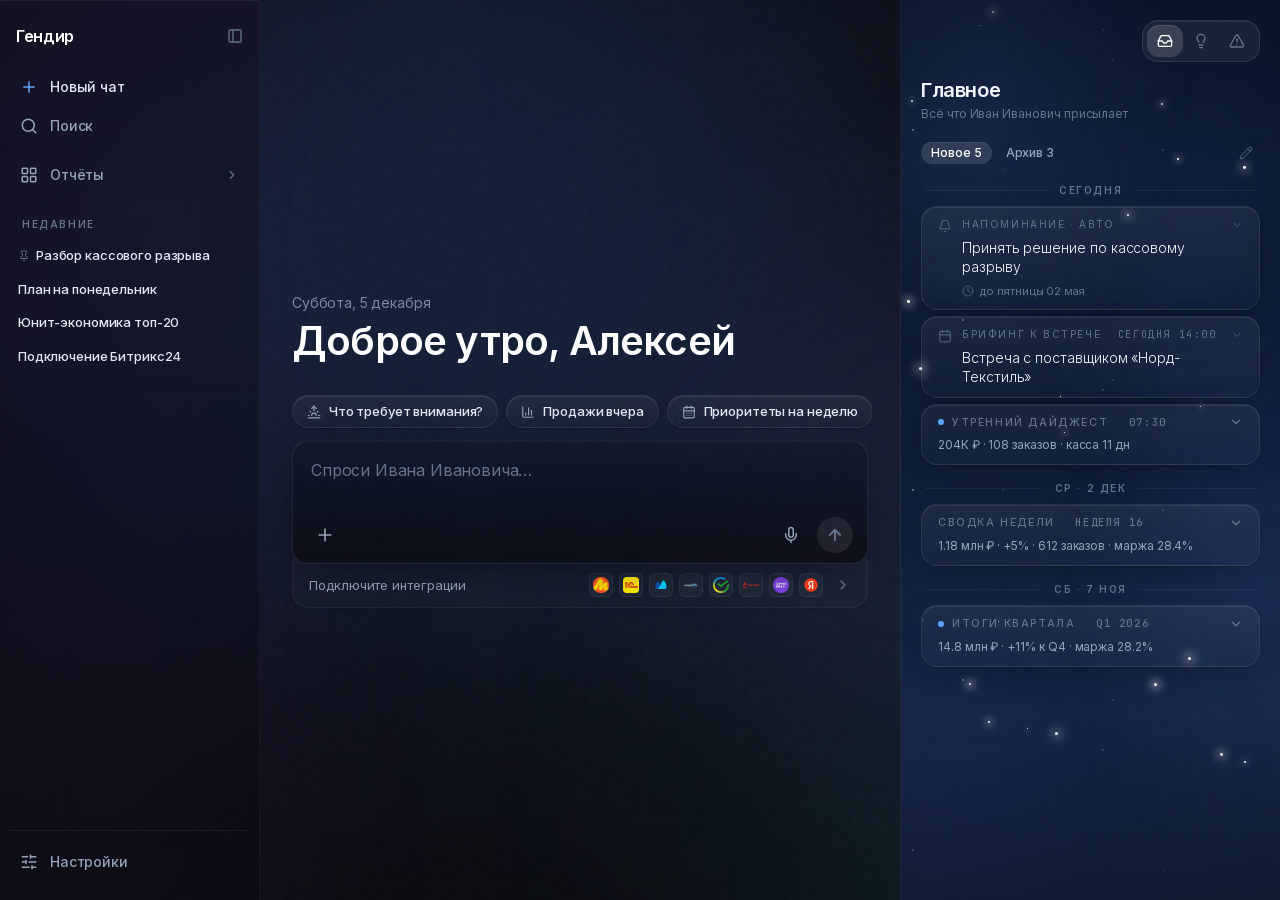
<file: dashboard/index.html>
<!DOCTYPE html><!--Qy7w1eVXY539Rjby6U1yX--><html lang="ru"><head><meta charSet="utf-8"/><meta name="viewport" content="width=device-width, initial-scale=1"/><link rel="preload" href="/_next/static/media/70bc3e132a0a741e-s.p.15008bfb.woff2" as="font" crossorigin="" type="font/woff2"/><link rel="preload" href="/_next/static/media/83afe278b6a6bb3c-s.p.3a6ba036.woff2" as="font" crossorigin="" type="font/woff2"/><link rel="preload" href="/_next/static/media/9c72aa0f40e4eef8-s.p.18a48cbc.woff2" as="font" crossorigin="" type="font/woff2"/><link rel="preload" as="image" href="/brand-logos/ym.webp"/><link rel="preload" as="image" href="/brand-logos/onec.png"/><link rel="preload" as="image" href="/brand-logos/moysklad.png"/><link rel="preload" as="image" href="/brand-logos/amocrm.png"/><link rel="preload" as="image" href="/brand-logos/bank_sber.png"/><link rel="preload" as="image" href="/brand-logos/bank_alfa.svg"/><link rel="preload" as="image" href="/brand-logos/bank_tochka.png"/><link rel="preload" as="image" href="/brand-logos/yandex_calendar.svg"/><link rel="stylesheet" href="/_next/static/chunks/08582c0ec1dc6f78.css" data-precedence="next"/><link rel="stylesheet" href="/_next/static/chunks/c664c63d59afc863.css" data-precedence="next"/><link rel="preload" as="script" fetchPriority="low" href="/_next/static/chunks/f05fe5d17f93a808.js"/><script src="/_next/static/chunks/806bdb8e4a6a9b95.js" async=""></script><script src="/_next/static/chunks/f2f58a7e93290fbb.js" async=""></script><script src="/_next/static/chunks/b583d0a9991c0a6a.js" async=""></script><script src="/_next/static/chunks/turbopack-de8898c3b1b37728.js" async=""></script><script src="/_next/static/chunks/515ed2c0c4397f89.js" async=""></script><script src="/_next/static/chunks/4068ac6383e218d8.js" async=""></script><script src="/_next/static/chunks/7152edf315c1fc60.js" async=""></script><script src="/_next/static/chunks/ff1a16fafef87110.js" async=""></script><script src="/_next/static/chunks/a2dfb6fc5208ab9b.js" async=""></script><script src="/_next/static/chunks/1f94e7c3e153326a.js" async=""></script><script src="/_next/static/chunks/1e9f768250e0891c.js" async=""></script><script src="/_next/static/chunks/8334e4936b0ef495.js" async=""></script><script src="/_next/static/chunks/24a0eb047f301683.js" async=""></script><script src="/_next/static/chunks/82b006d7aa132bba.js" async=""></script><script src="/_next/static/chunks/96ebf2956bbe5ca0.js" async=""></script><script src="/_next/static/chunks/4f925ad9c6638354.js" async=""></script><script src="/_next/static/chunks/ca62f6ea16e2bdb0.js" async=""></script><meta name="next-size-adjust" content=""/><title>ГенДир · Кабинет</title><meta name="description" content="Иван Иванович — твой AI операционный ментор"/><link rel="icon" href="/favicon.ico?favicon.0b3bf435.ico" sizes="256x256" type="image/x-icon"/><script src="/_next/static/chunks/a6dad97d9634a72d.js" noModule=""></script></head><body class="inter_ed26c892-module__0Hd1FG__variable jetbrains_mono_7d65b77b-module__VxV-Ta__variable antialiased selection:bg-accent/30"><div hidden=""><!--$--><!--/$--></div><div class="fixed inset-0 bg-grid -z-10"></div><div class="fixed inset-0 bg-noise -z-10"></div><div class="flex h-screen bg-[#08080C] text-[#F1F5F9] font-sans overflow-hidden selection:bg-[#3B82F6]/30"><div class="fixed inset-0 pointer-events-none z-0 overflow-hidden"><div class="absolute top-0 -left-[8%] w-[26vw] h-[120vh] bg-[#8B5CF6] rounded-full blur-[120px] opacity-[0.10] mix-blend-screen"></div><div class="absolute -top-[20%] left-[5%] w-[65vw] h-[65vw] bg-[#3B82F6] rounded-full blur-[140px] opacity-[0.18] mix-blend-screen"></div><div class="absolute -bottom-[30%] -right-[15%] w-[55vw] h-[55vw] bg-[#06B6D4] rounded-full blur-[140px] opacity-[0.12] mix-blend-screen"></div><div class="absolute top-[30%] right-[10%] w-[35vw] h-[35vw] bg-[#8B5CF6] rounded-full blur-[120px] opacity-[0.10] mix-blend-screen"></div><div class="absolute inset-0 opacity-[0.025] mix-blend-overlay" style="background-image:url(&quot;data:image/svg+xml,%3Csvg viewBox=&#x27;0 0 200 200&#x27; xmlns=&#x27;http://www.w3.org/2000/svg&#x27;%3E%3Cfilter id=&#x27;n&#x27;%3E%3CfeTurbulence type=&#x27;fractalNoise&#x27; baseFrequency=&#x27;0.9&#x27; numOctaves=&#x27;2&#x27; stitchTiles=&#x27;stitch&#x27;/%3E%3C/filter%3E%3Crect width=&#x27;100%25&#x27; height=&#x27;100%25&#x27; filter=&#x27;url(%23n)&#x27;/%3E%3C/svg%3E&quot;)"></div></div><div class="relative z-10 flex w-full h-full"><div class="flex w-full h-full overflow-hidden relative"><aside class="hidden md:flex transition-all duration-300 ease-in-out h-full flex-col bg-background-deep/50 backdrop-blur-2xl border-r border-white/[0.06] py-5 px-2.5 shrink-0 relative z-50 shadow-[inset_0_1px_0_0_rgba(255,255,255,0.06)] w-[260px]"><div class="absolute inset-0 pointer-events-none rounded-none" style="background:linear-gradient(180deg, rgba(139,92,246,0.05) 0%, rgba(59,130,246,0.03) 55%, transparent 100%)"></div><div class="relative flex flex-col flex-1 min-h-0"><div class="flex items-center gap-3 mb-4 px-1.5 h-8 overflow-hidden whitespace-nowrap justify-between"><div class="flex items-center cursor-pointer hover:opacity-80 transition-opacity" aria-label="Гендир — на главную"><span class="font-semibold text-[16px] tracking-[-0.02em] text-white">Гендир</span></div><button class="text-slate-500 hover:text-white transition-colors shrink-0 p-1 -mr-1 rounded-lg hover:bg-white/5"><svg xmlns="http://www.w3.org/2000/svg" width="24" height="24" viewBox="0 0 24 24" fill="none" stroke="currentColor" stroke-width="2" stroke-linecap="round" stroke-linejoin="round" class="lucide lucide-panel-left w-4 h-4" aria-hidden="true"><rect width="18" height="18" x="3" y="3" rx="2"></rect><path d="M9 3v18"></path></svg></button></div><div class="space-y-0.5 mb-3"><button class="w-full flex items-center gap-3 px-2.5 py-2 rounded-xl text-slate-200 hover:text-white hover:bg-white/[0.04] transition-all"><svg xmlns="http://www.w3.org/2000/svg" width="24" height="24" viewBox="0 0 24 24" fill="none" stroke="currentColor" stroke-width="2" stroke-linecap="round" stroke-linejoin="round" class="lucide lucide-plus w-[18px] h-[18px] text-accent-bright shrink-0" aria-hidden="true"><path d="M5 12h14"></path><path d="M12 5v14"></path></svg><span class="font-medium text-[14px] tracking-[-0.01em] flex-1 text-left">Новый чат</span></button><button class="w-full flex items-center gap-3 px-2.5 py-2 rounded-xl text-slate-400 hover:text-white hover:bg-white/[0.04] transition-all"><svg xmlns="http://www.w3.org/2000/svg" width="24" height="24" viewBox="0 0 24 24" fill="none" stroke="currentColor" stroke-width="2" stroke-linecap="round" stroke-linejoin="round" class="lucide lucide-search w-[18px] h-[18px] shrink-0" aria-hidden="true"><path d="m21 21-4.34-4.34"></path><circle cx="11" cy="11" r="8"></circle></svg><span class="font-medium text-[14px] tracking-[-0.01em] flex-1 text-left">Поиск</span></button></div><div class="space-y-0.5 mb-1"><button class="relative w-full flex items-center gap-3 px-2.5 py-2 rounded-xl transition-all group text-slate-400 hover:text-white hover:bg-white/[0.04] justify-start" aria-expanded="false"><svg xmlns="http://www.w3.org/2000/svg" width="24" height="24" viewBox="0 0 24 24" fill="none" stroke="currentColor" stroke-width="2" stroke-linecap="round" stroke-linejoin="round" class="lucide lucide-layout-grid w-[18px] h-[18px] shrink-0 transition-colors text-slate-400 group-hover:text-slate-200" aria-hidden="true"><rect width="7" height="7" x="3" y="3" rx="1"></rect><rect width="7" height="7" x="14" y="3" rx="1"></rect><rect width="7" height="7" x="14" y="14" rx="1"></rect><rect width="7" height="7" x="3" y="14" rx="1"></rect></svg><span class="font-medium text-[14px] transition-all duration-300 overflow-hidden whitespace-nowrap flex-1 text-left tracking-[-0.01em] w-auto opacity-100">Отчёты</span><span role="button" tabindex="0" aria-label="Развернуть подменю отчётов" class="p-0.5 -mr-0.5 rounded hover:bg-white/[0.06] transition-colors"><svg xmlns="http://www.w3.org/2000/svg" width="24" height="24" viewBox="0 0 24 24" fill="none" stroke="currentColor" stroke-width="2" stroke-linecap="round" stroke-linejoin="round" class="lucide lucide-chevron-right w-3.5 h-3.5 text-slate-500 shrink-0 transition-transform" aria-hidden="true"><path d="m9 18 6-6-6-6"></path></svg></span></button></div><div class="text-[10px] font-semibold uppercase tracking-[1.6px] text-slate-500 px-3 mt-5 mb-2 shrink-0">Недавние</div><div class="flex-1 min-h-0 overflow-y-auto no-scrollbar space-y-0.5 pr-0.5"><div class="group relative w-full rounded-lg transition-all hover:bg-white/[0.04]"><button class="w-full flex items-start gap-2 text-left px-2 py-1.5"><div class="flex-1 min-w-0 relative"><div class="flex items-center gap-1.5"><svg xmlns="http://www.w3.org/2000/svg" width="24" height="24" viewBox="0 0 24 24" fill="none" stroke="currentColor" stroke-width="2" stroke-linecap="round" stroke-linejoin="round" class="lucide lucide-pin w-3 h-3 text-slate-500 shrink-0" aria-hidden="true"><path d="M12 17v5"></path><path d="M9 10.76a2 2 0 0 1-1.11 1.79l-1.78.9A2 2 0 0 0 5 15.24V16a1 1 0 0 0 1 1h12a1 1 0 0 0 1-1v-.76a2 2 0 0 0-1.11-1.79l-1.78-.9A2 2 0 0 1 15 10.76V7a1 1 0 0 1 1-1 2 2 0 0 0 0-4H8a2 2 0 0 0 0 4 1 1 0 0 1 1 1z"></path></svg><span class="text-[13px] font-medium truncate tracking-[-0.01em] text-slate-200">Разбор кассового разрыва</span></div></div></button><button class="absolute right-1 top-1/2 -translate-y-1/2 w-6 h-6 rounded-md flex items-center justify-center text-slate-500 hover:text-white hover:bg-white/10 transition-all opacity-0 group-hover:opacity-100" aria-label="Действия"><svg xmlns="http://www.w3.org/2000/svg" width="24" height="24" viewBox="0 0 24 24" fill="none" stroke="currentColor" stroke-width="2" stroke-linecap="round" stroke-linejoin="round" class="lucide lucide-ellipsis w-3.5 h-3.5" aria-hidden="true"><circle cx="12" cy="12" r="1"></circle><circle cx="19" cy="12" r="1"></circle><circle cx="5" cy="12" r="1"></circle></svg></button></div><div class="group relative w-full rounded-lg transition-all hover:bg-white/[0.04]"><button class="w-full flex items-start gap-2 text-left px-2 py-1.5"><div class="flex-1 min-w-0 relative"><div class="flex items-center gap-1.5"><span class="text-[13px] font-medium truncate tracking-[-0.01em] text-slate-200">План на понедельник</span></div></div></button><button class="absolute right-1 top-1/2 -translate-y-1/2 w-6 h-6 rounded-md flex items-center justify-center text-slate-500 hover:text-white hover:bg-white/10 transition-all opacity-0 group-hover:opacity-100" aria-label="Действия"><svg xmlns="http://www.w3.org/2000/svg" width="24" height="24" viewBox="0 0 24 24" fill="none" stroke="currentColor" stroke-width="2" stroke-linecap="round" stroke-linejoin="round" class="lucide lucide-ellipsis w-3.5 h-3.5" aria-hidden="true"><circle cx="12" cy="12" r="1"></circle><circle cx="19" cy="12" r="1"></circle><circle cx="5" cy="12" r="1"></circle></svg></button></div><div class="group relative w-full rounded-lg transition-all hover:bg-white/[0.04]"><button class="w-full flex items-start gap-2 text-left px-2 py-1.5"><div class="flex-1 min-w-0 relative"><div class="flex items-center gap-1.5"><span class="text-[13px] font-medium truncate tracking-[-0.01em] text-slate-200">Юнит-экономика топ-20</span></div></div></button><button class="absolute right-1 top-1/2 -translate-y-1/2 w-6 h-6 rounded-md flex items-center justify-center text-slate-500 hover:text-white hover:bg-white/10 transition-all opacity-0 group-hover:opacity-100" aria-label="Действия"><svg xmlns="http://www.w3.org/2000/svg" width="24" height="24" viewBox="0 0 24 24" fill="none" stroke="currentColor" stroke-width="2" stroke-linecap="round" stroke-linejoin="round" class="lucide lucide-ellipsis w-3.5 h-3.5" aria-hidden="true"><circle cx="12" cy="12" r="1"></circle><circle cx="19" cy="12" r="1"></circle><circle cx="5" cy="12" r="1"></circle></svg></button></div><div class="group relative w-full rounded-lg transition-all hover:bg-white/[0.04]"><button class="w-full flex items-start gap-2 text-left px-2 py-1.5"><div class="flex-1 min-w-0 relative"><div class="flex items-center gap-1.5"><span class="text-[13px] font-medium truncate tracking-[-0.01em] text-slate-200">Подключение Битрикс24</span></div></div></button><button class="absolute right-1 top-1/2 -translate-y-1/2 w-6 h-6 rounded-md flex items-center justify-center text-slate-500 hover:text-white hover:bg-white/10 transition-all opacity-0 group-hover:opacity-100" aria-label="Действия"><svg xmlns="http://www.w3.org/2000/svg" width="24" height="24" viewBox="0 0 24 24" fill="none" stroke="currentColor" stroke-width="2" stroke-linecap="round" stroke-linejoin="round" class="lucide lucide-ellipsis w-3.5 h-3.5" aria-hidden="true"><circle cx="12" cy="12" r="1"></circle><circle cx="19" cy="12" r="1"></circle><circle cx="5" cy="12" r="1"></circle></svg></button></div></div><div class="pt-3 mt-3 border-t border-white/[0.06] shrink-0"><button class="w-full flex items-center gap-3 px-2.5 py-2 rounded-xl transition-all group text-slate-400 hover:text-white hover:bg-white/[0.04] justify-start"><svg xmlns="http://www.w3.org/2000/svg" width="24" height="24" viewBox="0 0 24 24" fill="none" stroke="currentColor" stroke-width="2" stroke-linecap="round" stroke-linejoin="round" class="lucide lucide-sliders-horizontal w-[18px] h-[18px] shrink-0 transition-colors text-slate-400 group-hover:text-slate-200" aria-hidden="true"><path d="M10 5H3"></path><path d="M12 19H3"></path><path d="M14 3v4"></path><path d="M16 17v4"></path><path d="M21 12h-9"></path><path d="M21 19h-5"></path><path d="M21 5h-7"></path><path d="M8 10v4"></path><path d="M8 12H3"></path></svg><span class="font-medium text-[14px] transition-all duration-300 overflow-hidden whitespace-nowrap flex-1 text-left tracking-[-0.01em] w-auto opacity-100">Настройки</span></button></div></div></aside><main class="flex-1 flex flex-col h-full overflow-hidden min-w-0"><header class="md:hidden sticky top-0 z-30 h-12 flex items-center px-2 bg-transparent" style="padding-top:env(safe-area-inset-top)"><button class="w-9 h-9 flex items-center justify-center rounded-lg text-slate-300 active:bg-white/5 shrink-0" aria-label="Меню"><svg xmlns="http://www.w3.org/2000/svg" width="24" height="24" viewBox="0 0 24 24" fill="none" stroke="currentColor" stroke-width="2" stroke-linecap="round" stroke-linejoin="round" class="lucide lucide-menu w-5 h-5" aria-hidden="true"><path d="M4 5h16"></path><path d="M4 12h16"></path><path d="M4 19h16"></path></svg></button><div class="flex-1 flex items-center justify-center min-w-0 px-2"><span class="text-[15px] font-medium text-slate-300 tracking-[-0.01em] truncate">Иван Иванович</span></div><button class="w-9 h-9 flex items-center justify-center rounded-lg text-slate-300 active:bg-white/5 shrink-0" aria-label="К Ивану Ивановичу"><svg xmlns="http://www.w3.org/2000/svg" width="24" height="24" viewBox="0 0 24 24" fill="none" stroke="currentColor" stroke-width="2" stroke-linecap="round" stroke-linejoin="round" class="lucide lucide-message-square-plus w-[18px] h-[18px]" aria-hidden="true"><path d="M22 17a2 2 0 0 1-2 2H6.828a2 2 0 0 0-1.414.586l-2.202 2.202A.71.71 0 0 1 2 21.286V5a2 2 0 0 1 2-2h16a2 2 0 0 1 2 2z"></path><path d="M12 8v6"></path><path d="M9 11h6"></path></svg></button></header><div class="flex-1 flex flex-col overflow-hidden"><div class="flex flex-col h-full relative"><div class="flex-1 overflow-y-auto no-scrollbar"><div class="min-h-full flex flex-col justify-center px-4 md:px-8 py-10"><div class="max-w-2xl w-full mx-auto"><p class="text-[13px] md:text-[14px] text-slate-400/80 tracking-[-0.01em]">Среда, 29 апреля</p><h2 class="mt-1.5 text-[28px] md:text-[40px] font-semibold text-white tracking-[-0.02em] leading-[1.1]">Добрый день, Алексей</h2><div class="relative mt-8"><div class="relative z-10"><div class="flex flex-col gap-2.5"><div class="flex items-center gap-2 overflow-x-auto no-scrollbar pb-0.5 -mx-1 px-1"><button class="glass flex items-center gap-2 px-3.5 py-1.5 rounded-full transition-all shrink-0 group hover:-translate-y-[1px]"><svg xmlns="http://www.w3.org/2000/svg" width="24" height="24" viewBox="0 0 24 24" fill="none" stroke="currentColor" stroke-width="2" stroke-linecap="round" stroke-linejoin="round" class="lucide lucide-sunrise w-3.5 h-3.5 text-slate-400 group-hover:text-slate-200 transition-colors" aria-hidden="true"><path d="M12 2v8"></path><path d="m4.93 10.93 1.41 1.41"></path><path d="M2 18h2"></path><path d="M20 18h2"></path><path d="m19.07 10.93-1.41 1.41"></path><path d="M22 22H2"></path><path d="m8 6 4-4 4 4"></path><path d="M16 18a4 4 0 0 0-8 0"></path></svg><span class="text-[12px] md:text-[13px] font-medium text-slate-200 group-hover:text-white whitespace-nowrap tracking-[-0.01em]">Что требует внимания?</span></button><button class="glass flex items-center gap-2 px-3.5 py-1.5 rounded-full transition-all shrink-0 group hover:-translate-y-[1px]"><svg xmlns="http://www.w3.org/2000/svg" width="24" height="24" viewBox="0 0 24 24" fill="none" stroke="currentColor" stroke-width="2" stroke-linecap="round" stroke-linejoin="round" class="lucide lucide-chart-column w-3.5 h-3.5 text-slate-400 group-hover:text-slate-200 transition-colors" aria-hidden="true"><path d="M3 3v16a2 2 0 0 0 2 2h16"></path><path d="M18 17V9"></path><path d="M13 17V5"></path><path d="M8 17v-3"></path></svg><span class="text-[12px] md:text-[13px] font-medium text-slate-200 group-hover:text-white whitespace-nowrap tracking-[-0.01em]">Продажи вчера</span></button><button class="glass flex items-center gap-2 px-3.5 py-1.5 rounded-full transition-all shrink-0 group hover:-translate-y-[1px]"><svg xmlns="http://www.w3.org/2000/svg" width="24" height="24" viewBox="0 0 24 24" fill="none" stroke="currentColor" stroke-width="2" stroke-linecap="round" stroke-linejoin="round" class="lucide lucide-calendar-days w-3.5 h-3.5 text-slate-400 group-hover:text-slate-200 transition-colors" aria-hidden="true"><path d="M8 2v4"></path><path d="M16 2v4"></path><rect width="18" height="18" x="3" y="4" rx="2"></rect><path d="M3 10h18"></path><path d="M8 14h.01"></path><path d="M12 14h.01"></path><path d="M16 14h.01"></path><path d="M8 18h.01"></path><path d="M12 18h.01"></path><path d="M16 18h.01"></path></svg><span class="text-[12px] md:text-[13px] font-medium text-slate-200 group-hover:text-white whitespace-nowrap tracking-[-0.01em]">Приоритеты на неделю</span></button></div><div class="glass-strong relative flex flex-col rounded-2xl transition-all focus-within:border-accent/40 p-2 md:p-2.5"><textarea rows="1" placeholder="Спроси Ивана Ивановича…" class="w-full bg-transparent border-none outline-none resize-none text-[15px] md:text-[16px] text-white placeholder:text-slate-500 px-2 pt-2 pb-1 max-h-[200px] min-h-[60px] tracking-[-0.01em] leading-[1.45]" style="overflow-y:auto"></textarea><div class="flex items-center gap-2 px-1 pt-1.5"><button class="w-9 h-9 flex items-center justify-center text-slate-400 hover:text-white hover:bg-white/5 rounded-full transition-colors shrink-0" aria-label="Прикрепить"><svg xmlns="http://www.w3.org/2000/svg" width="24" height="24" viewBox="0 0 24 24" fill="none" stroke="currentColor" stroke-width="2" stroke-linecap="round" stroke-linejoin="round" class="lucide lucide-plus w-[20px] h-[20px]" aria-hidden="true"><path d="M5 12h14"></path><path d="M12 5v14"></path></svg></button><div class="flex-1"></div><button disabled="" class="relative w-9 h-9 flex items-center justify-center rounded-full transition-all shrink-0 select-none text-slate-700 cursor-not-allowed" aria-label="Голосовой ввод не поддерживается в этом браузере" title="Голосовой ввод недоступен. Попробуй Safari на iPhone или Chrome."><svg xmlns="http://www.w3.org/2000/svg" width="24" height="24" viewBox="0 0 24 24" fill="none" stroke="currentColor" stroke-width="2" stroke-linecap="round" stroke-linejoin="round" class="lucide lucide-mic-off w-[18px] h-[18px]" aria-hidden="true"><path d="M12 19v3"></path><path d="M15 9.34V5a3 3 0 0 0-5.68-1.33"></path><path d="M16.95 16.95A7 7 0 0 1 5 12v-2"></path><path d="M18.89 13.23A7 7 0 0 0 19 12v-2"></path><path d="m2 2 20 20"></path><path d="M9 9v3a3 3 0 0 0 5.12 2.12"></path></svg></button><button disabled="" class="w-9 h-9 flex items-center justify-center rounded-full transition-all shrink-0 bg-white/[0.08] text-slate-500 cursor-not-allowed" aria-label="Отправить"><svg xmlns="http://www.w3.org/2000/svg" width="24" height="24" viewBox="0 0 24 24" fill="none" stroke="currentColor" stroke-width="2.5" stroke-linecap="round" stroke-linejoin="round" class="lucide lucide-arrow-up w-[18px] h-[18px]" aria-hidden="true"><path d="m5 12 7-7 7 7"></path><path d="M12 19V5"></path></svg></button></div></div></div></div><div class="relative z-0 -mt-4"><button type="button" class="group w-full bg-white/[0.025] border border-white/[0.05] flex items-center gap-2 md:gap-3 px-3 md:px-4 pt-[22px] md:pt-[24px] pb-2.5 rounded-2xl transition-all hover:bg-white/[0.04]"><span class="hidden md:inline text-[13px] text-slate-400 group-hover:text-slate-200 transition-colors tracking-[-0.005em] shrink-0 whitespace-nowrap">Подключите интеграции</span><div class="md:hidden flex items-center gap-1 flex-1 justify-start"><span title="Яндекс Маркет" class="w-[22px] h-[22px] md:w-6 md:h-6 rounded-md bg-white/[0.04] border border-white/[0.06] flex items-center justify-center p-[3px] overflow-hidden shrink-0"><img src="/brand-logos/ym.webp" alt="Яндекс Маркет" class="w-full h-full object-contain"/></span><span title="1С" class="w-[22px] h-[22px] md:w-6 md:h-6 rounded-md bg-white/[0.04] border border-white/[0.06] flex items-center justify-center p-[3px] overflow-hidden shrink-0"><img src="/brand-logos/onec.png" alt="1С" class="w-full h-full object-contain"/></span><span title="МойСклад" class="w-[22px] h-[22px] md:w-6 md:h-6 rounded-md bg-white/[0.04] border border-white/[0.06] flex items-center justify-center p-[3px] overflow-hidden shrink-0"><img src="/brand-logos/moysklad.png" alt="МойСклад" class="w-full h-full object-contain"/></span><span title="amoCRM" class="w-[22px] h-[22px] md:w-6 md:h-6 rounded-md bg-white/[0.04] border border-white/[0.06] flex items-center justify-center p-[3px] overflow-hidden shrink-0"><img src="/brand-logos/amocrm.png" alt="amoCRM" class="w-full h-full object-contain"/></span><span title="Сбер Бизнес" class="w-[22px] h-[22px] md:w-6 md:h-6 rounded-md bg-white/[0.04] border border-white/[0.06] flex items-center justify-center p-[3px] overflow-hidden shrink-0"><img src="/brand-logos/bank_sber.png" alt="Сбер Бизнес" class="w-full h-full object-contain"/></span><span title="Альфа-Банк" class="w-[22px] h-[22px] md:w-6 md:h-6 rounded-md bg-white/[0.04] border border-white/[0.06] flex items-center justify-center p-[3px] overflow-hidden shrink-0"><img src="/brand-logos/bank_alfa.svg" alt="Альфа-Банк" class="w-full h-full object-contain"/></span></div><div class="hidden md:flex items-center gap-1.5 flex-1 justify-end"><span title="Яндекс Маркет" class="w-[22px] h-[22px] md:w-6 md:h-6 rounded-md bg-white/[0.04] border border-white/[0.06] flex items-center justify-center p-[3px] overflow-hidden shrink-0"><img src="/brand-logos/ym.webp" alt="Яндекс Маркет" class="w-full h-full object-contain"/></span><span title="1С" class="w-[22px] h-[22px] md:w-6 md:h-6 rounded-md bg-white/[0.04] border border-white/[0.06] flex items-center justify-center p-[3px] overflow-hidden shrink-0"><img src="/brand-logos/onec.png" alt="1С" class="w-full h-full object-contain"/></span><span title="МойСклад" class="w-[22px] h-[22px] md:w-6 md:h-6 rounded-md bg-white/[0.04] border border-white/[0.06] flex items-center justify-center p-[3px] overflow-hidden shrink-0"><img src="/brand-logos/moysklad.png" alt="МойСклад" class="w-full h-full object-contain"/></span><span title="amoCRM" class="w-[22px] h-[22px] md:w-6 md:h-6 rounded-md bg-white/[0.04] border border-white/[0.06] flex items-center justify-center p-[3px] overflow-hidden shrink-0"><img src="/brand-logos/amocrm.png" alt="amoCRM" class="w-full h-full object-contain"/></span><span title="Сбер Бизнес" class="w-[22px] h-[22px] md:w-6 md:h-6 rounded-md bg-white/[0.04] border border-white/[0.06] flex items-center justify-center p-[3px] overflow-hidden shrink-0"><img src="/brand-logos/bank_sber.png" alt="Сбер Бизнес" class="w-full h-full object-contain"/></span><span title="Альфа-Банк" class="w-[22px] h-[22px] md:w-6 md:h-6 rounded-md bg-white/[0.04] border border-white/[0.06] flex items-center justify-center p-[3px] overflow-hidden shrink-0"><img src="/brand-logos/bank_alfa.svg" alt="Альфа-Банк" class="w-full h-full object-contain"/></span><span title="Точка" class="w-[22px] h-[22px] md:w-6 md:h-6 rounded-md bg-white/[0.04] border border-white/[0.06] flex items-center justify-center p-[3px] overflow-hidden shrink-0"><img src="/brand-logos/bank_tochka.png" alt="Точка" class="w-full h-full object-contain"/></span><span title="Яндекс Календарь" class="w-[22px] h-[22px] md:w-6 md:h-6 rounded-md bg-white/[0.04] border border-white/[0.06] flex items-center justify-center p-[3px] overflow-hidden shrink-0"><img src="/brand-logos/yandex_calendar.svg" alt="Яндекс Календарь" class="w-full h-full object-contain"/></span></div><svg xmlns="http://www.w3.org/2000/svg" width="24" height="24" viewBox="0 0 24 24" fill="none" stroke="currentColor" stroke-width="2" stroke-linecap="round" stroke-linejoin="round" class="lucide lucide-chevron-right w-4 h-4 text-slate-500 group-hover:text-slate-300 transition-colors shrink-0" aria-hidden="true"><path d="m9 18 6-6-6-6"></path></svg></button></div></div></div></div></div></div></div></main><aside class="hidden lg:flex w-[380px] shrink-0 flex-col h-full relative overflow-hidden border-l border-white/[0.06]" aria-label="Панель Ивана Ивановича"><div class="rail-night-sky pointer-events-none absolute inset-0 overflow-hidden" aria-hidden="true"><div class="rail-nebula-1"></div><div class="rail-nebula-2"></div><div class="rail-stars"><div class="rail-star-layer rail-star-layer-1"></div><div class="rail-star-layer rail-star-layer-2"></div><div class="rail-star-layer rail-star-layer-3"></div></div><div class="rail-bright-stars"></div><div class="rail-shooting-star"></div><div class="rail-shooting-star rail-shooting-star-2"></div><div class="rail-veil"></div></div><div class="relative flex items-center justify-end px-5 pt-5 pb-4"><div class="inline-flex items-center shrink-0 p-1 rounded-2xl bg-white/[0.06] backdrop-blur-md border border-white/[0.10] shadow-[inset_0_1px_0_rgba(255,255,255,0.06)]"><button class="w-9 h-8 flex items-center justify-center rounded-xl transition-all bg-white/[0.14] text-white shadow-[inset_0_1px_0_rgba(255,255,255,0.10)]" aria-label="Главное" aria-pressed="true"><svg xmlns="http://www.w3.org/2000/svg" width="24" height="24" viewBox="0 0 24 24" fill="none" stroke="currentColor" stroke-width="2" stroke-linecap="round" stroke-linejoin="round" class="lucide lucide-inbox w-4 h-4" aria-hidden="true"><polyline points="22 12 16 12 14 15 10 15 8 12 2 12"></polyline><path d="M5.45 5.11 2 12v6a2 2 0 0 0 2 2h16a2 2 0 0 0 2-2v-6l-3.45-6.89A2 2 0 0 0 16.76 4H7.24a2 2 0 0 0-1.79 1.11z"></path></svg></button><button class="w-9 h-8 flex items-center justify-center rounded-xl transition-all text-text-tertiary hover:text-white hover:bg-white/[0.04]" aria-label="Решения" aria-pressed="false"><svg xmlns="http://www.w3.org/2000/svg" width="24" height="24" viewBox="0 0 24 24" fill="none" stroke="currentColor" stroke-width="2" stroke-linecap="round" stroke-linejoin="round" class="lucide lucide-lightbulb w-4 h-4" aria-hidden="true"><path d="M15 14c.2-1 .7-1.7 1.5-2.5 1-.9 1.5-2.2 1.5-3.5A6 6 0 0 0 6 8c0 1 .2 2.2 1.5 3.5.7.7 1.3 1.5 1.5 2.5"></path><path d="M9 18h6"></path><path d="M10 22h4"></path></svg></button><button class="w-9 h-8 flex items-center justify-center rounded-xl transition-all text-text-tertiary hover:text-white hover:bg-white/[0.04]" aria-label="Алерты" aria-pressed="false"><svg xmlns="http://www.w3.org/2000/svg" width="24" height="24" viewBox="0 0 24 24" fill="none" stroke="currentColor" stroke-width="2" stroke-linecap="round" stroke-linejoin="round" class="lucide lucide-triangle-alert w-4 h-4" aria-hidden="true"><path d="m21.73 18-8-14a2 2 0 0 0-3.48 0l-8 14A2 2 0 0 0 4 21h16a2 2 0 0 0 1.73-3"></path><path d="M12 9v4"></path><path d="M12 17h.01"></path></svg></button></div></div><div class="relative flex-1 overflow-y-auto no-scrollbar px-5 pb-6"><div class="flex flex-col gap-4"><header class="flex flex-col gap-0.5"><h2 class="text-[20px] font-semibold tracking-[-0.02em] text-text-primary leading-tight">Главное</h2><p class="text-[12px] tracking-[-0.005em] text-text-tertiary">Всё что Иван Иванович присылает</p></header><div class="flex items-center gap-2"><div class="flex-1"><div class="flex items-center gap-1 flex-wrap"><button class="relative inline-flex items-center gap-1.5 px-2.5 py-0.5 rounded-full text-[12px] font-medium tracking-[-0.005em] transition-all bg-white/[0.12] text-white shadow-[inset_0_1px_0_rgba(255,255,255,0.08)]">Новое 5</button><button class="relative inline-flex items-center gap-1.5 px-2.5 py-0.5 rounded-full text-[12px] font-medium tracking-[-0.005em] transition-all text-text-secondary hover:text-white hover:bg-white/[0.04]">Архив 3</button></div></div><button type="button" aria-label="Изменить" class="flex h-7 w-7 items-center justify-center rounded-md text-text-tertiary hover:bg-white/[0.04] hover:text-text-primary transition-colors"><svg xmlns="http://www.w3.org/2000/svg" width="14" height="14" viewBox="0 0 24 24" fill="none" stroke="currentColor" stroke-width="1.5" stroke-linecap="round" stroke-linejoin="round" class="lucide lucide-pencil" aria-hidden="true"><path d="M21.174 6.812a1 1 0 0 0-3.986-3.987L3.842 16.174a2 2 0 0 0-.5.83l-1.321 4.352a.5.5 0 0 0 .623.622l4.353-1.32a2 2 0 0 0 .83-.497z"></path><path d="m15 5 4 4"></path></svg></button></div><div class="flex flex-col gap-4"><div class="flex flex-col gap-2"><div class="flex items-center gap-3 text-[10px] uppercase tracking-[1.6px] font-semibold text-text-tertiary px-1"><div class="flex-1 h-px bg-white/[0.06]"></div><span>Сегодня</span><div class="flex-1 h-px bg-white/[0.06]"></div></div><div class="flex flex-col gap-1.5"><div class="group/item relative [&amp;:hover_.lucide-chevron-down]:opacity-0 [&amp;_.lucide-chevron-down]:transition-opacity"><article class="glass rounded-2xl border overflow-hidden transition-colors border-white/[0.04]"><button class="w-full text-left px-4 py-2.5 hover:bg-white/[0.02] transition-colors" aria-expanded="false"><div class="flex items-start gap-2.5"><svg xmlns="http://www.w3.org/2000/svg" width="24" height="24" viewBox="0 0 24 24" fill="none" stroke="currentColor" stroke-width="1.5" stroke-linecap="round" stroke-linejoin="round" class="lucide lucide-bell w-3.5 h-3.5 mt-0.5 shrink-0 transition-colors text-text-tertiary" aria-hidden="true"><path d="M10.268 21a2 2 0 0 0 3.464 0"></path><path d="M3.262 15.326A1 1 0 0 0 4 17h16a1 1 0 0 0 .74-1.673C19.41 13.956 18 12.499 18 8A6 6 0 0 0 6 8c0 4.499-1.411 5.956-2.738 7.326"></path></svg><div class="flex-1 min-w-0"><div class="flex items-center gap-1.5 text-[10px] uppercase tracking-[1.6px] text-text-tertiary"><span>Напоминание · авто</span><svg xmlns="http://www.w3.org/2000/svg" width="24" height="24" viewBox="0 0 24 24" fill="none" stroke="currentColor" stroke-width="1.5" stroke-linecap="round" stroke-linejoin="round" class="lucide lucide-chevron-down w-3 h-3 ml-auto text-text-tertiary transition-transform" aria-hidden="true"><path d="m6 9 6 6 6-6"></path></svg></div><h4 class="text-[14px] font-light tracking-[-0.005em] text-text-primary leading-snug mt-1.5">Принять решение по кассовому разрыву</h4><div class="flex items-center gap-1.5 text-[11px] text-text-tertiary mt-1.5 tracking-[-0.005em]"><svg xmlns="http://www.w3.org/2000/svg" width="24" height="24" viewBox="0 0 24 24" fill="none" stroke="currentColor" stroke-width="1.5" stroke-linecap="round" stroke-linejoin="round" class="lucide lucide-clock w-3 h-3" aria-hidden="true"><circle cx="12" cy="12" r="10"></circle><path d="M12 6v6l4 2"></path></svg>до пятницы 02 мая</div></div></div></button></article><button type="button" aria-label="Архивировать" class="absolute right-3 top-2.5 z-20 flex h-5 w-5 items-center justify-center rounded text-text-tertiary opacity-0 transition-opacity hover:text-white group-hover/item:opacity-100"><svg xmlns="http://www.w3.org/2000/svg" width="14" height="14" viewBox="0 0 24 24" fill="none" stroke="currentColor" stroke-width="1.5" stroke-linecap="round" stroke-linejoin="round" class="lucide lucide-x" aria-hidden="true"><path d="M18 6 6 18"></path><path d="m6 6 12 12"></path></svg></button></div><div class="group/item relative [&amp;:hover_.lucide-chevron-down]:opacity-0 [&amp;_.lucide-chevron-down]:transition-opacity"><article class="glass rounded-2xl border overflow-hidden transition-colors border-white/[0.04]"><button class="w-full text-left px-4 py-2.5 hover:bg-white/[0.02] transition-colors" aria-expanded="false"><div class="flex items-start gap-2.5"><svg xmlns="http://www.w3.org/2000/svg" width="24" height="24" viewBox="0 0 24 24" fill="none" stroke="currentColor" stroke-width="1.5" stroke-linecap="round" stroke-linejoin="round" class="lucide lucide-calendar w-3.5 h-3.5 mt-0.5 shrink-0 transition-colors text-text-tertiary" aria-hidden="true"><path d="M8 2v4"></path><path d="M16 2v4"></path><rect width="18" height="18" x="3" y="4" rx="2"></rect><path d="M3 10h18"></path></svg><div class="flex-1 min-w-0"><div class="flex items-center gap-1.5 text-[10px] uppercase tracking-[1.6px] text-text-tertiary"><span>Брифинг к встрече</span><span class="text-text-tertiary/50">·</span><span class="font-mono tabular-nums">сегодня<!-- --> <!-- -->14:00</span><svg xmlns="http://www.w3.org/2000/svg" width="24" height="24" viewBox="0 0 24 24" fill="none" stroke="currentColor" stroke-width="1.5" stroke-linecap="round" stroke-linejoin="round" class="lucide lucide-chevron-down w-3 h-3 ml-auto text-text-tertiary transition-transform" aria-hidden="true"><path d="m6 9 6 6 6-6"></path></svg></div><h3 class="text-[14px] font-light tracking-[-0.005em] text-text-primary leading-snug mt-1.5">Встреча с поставщиком «Норд-Текстиль»</h3></div></div></button></article><button type="button" aria-label="Архивировать" class="absolute right-3 top-2.5 z-20 flex h-5 w-5 items-center justify-center rounded text-text-tertiary opacity-0 transition-opacity hover:text-white group-hover/item:opacity-100"><svg xmlns="http://www.w3.org/2000/svg" width="14" height="14" viewBox="0 0 24 24" fill="none" stroke="currentColor" stroke-width="1.5" stroke-linecap="round" stroke-linejoin="round" class="lucide lucide-x" aria-hidden="true"><path d="M18 6 6 18"></path><path d="m6 6 12 12"></path></svg></button></div><div class="group/item relative [&amp;:hover_.lucide-chevron-down]:opacity-0 [&amp;_.lucide-chevron-down]:transition-opacity"><article class="glass rounded-2xl overflow-hidden"><button class="w-full text-left px-4 py-2.5 hover:bg-white/[0.02] transition-colors" aria-expanded="false"><div class="flex items-center gap-2 text-[10.5px] uppercase tracking-[1.6px] font-medium text-text-tertiary"><span class="w-1.5 h-1.5 rounded-full bg-accent-bright shrink-0" aria-label="Не прочитано"></span><span>Утренний дайджест</span><span class="text-text-tertiary/60">·</span><span class="font-mono tabular-nums">07:30</span><svg xmlns="http://www.w3.org/2000/svg" width="24" height="24" viewBox="0 0 24 24" fill="none" stroke="currentColor" stroke-width="2" stroke-linecap="round" stroke-linejoin="round" class="lucide lucide-chevron-down w-3.5 h-3.5 ml-auto text-text-tertiary transition-transform" aria-hidden="true"><path d="m6 9 6 6 6-6"></path></svg></div><div class="text-[12px] text-text-secondary mt-1.5 tracking-[-0.005em] truncate">204К ₽ · 108 заказов · касса 11 дн</div></button></article><button type="button" aria-label="Архивировать" class="absolute right-3 top-2.5 z-20 flex h-5 w-5 items-center justify-center rounded text-text-tertiary opacity-0 transition-opacity hover:text-white group-hover/item:opacity-100"><svg xmlns="http://www.w3.org/2000/svg" width="14" height="14" viewBox="0 0 24 24" fill="none" stroke="currentColor" stroke-width="1.5" stroke-linecap="round" stroke-linejoin="round" class="lucide lucide-x" aria-hidden="true"><path d="M18 6 6 18"></path><path d="m6 6 12 12"></path></svg></button></div></div></div><div class="flex flex-col gap-2"><div class="flex items-center gap-3 text-[10px] uppercase tracking-[1.6px] font-semibold text-text-tertiary px-1"><div class="flex-1 h-px bg-white/[0.06]"></div><span>ВС · 26 АПР</span><div class="flex-1 h-px bg-white/[0.06]"></div></div><div class="flex flex-col gap-1.5"><div class="group/item relative [&amp;:hover_.lucide-chevron-down]:opacity-0 [&amp;_.lucide-chevron-down]:transition-opacity"><article class="glass rounded-2xl overflow-hidden"><button class="w-full text-left px-4 py-2.5 hover:bg-white/[0.02] transition-colors" aria-expanded="false"><div class="flex items-center gap-2 text-[10.5px] uppercase tracking-[1.6px] font-medium text-text-tertiary"><span>Сводка недели</span><span class="text-text-tertiary/60">·</span><span class="font-mono tabular-nums">Неделя <!-- -->16</span><svg xmlns="http://www.w3.org/2000/svg" width="24" height="24" viewBox="0 0 24 24" fill="none" stroke="currentColor" stroke-width="2" stroke-linecap="round" stroke-linejoin="round" class="lucide lucide-chevron-down w-3.5 h-3.5 ml-auto text-text-tertiary transition-transform" aria-hidden="true"><path d="m6 9 6 6 6-6"></path></svg></div><div class="text-[12px] text-text-secondary mt-1.5 tracking-[-0.005em] truncate">1.18 млн ₽ · +5% · 612 заказов · маржа 28.4%</div></button></article><button type="button" aria-label="Архивировать" class="absolute right-3 top-2.5 z-20 flex h-5 w-5 items-center justify-center rounded text-text-tertiary opacity-0 transition-opacity hover:text-white group-hover/item:opacity-100"><svg xmlns="http://www.w3.org/2000/svg" width="14" height="14" viewBox="0 0 24 24" fill="none" stroke="currentColor" stroke-width="1.5" stroke-linecap="round" stroke-linejoin="round" class="lucide lucide-x" aria-hidden="true"><path d="M18 6 6 18"></path><path d="m6 6 12 12"></path></svg></button></div></div></div><div class="flex flex-col gap-2"><div class="flex items-center gap-3 text-[10px] uppercase tracking-[1.6px] font-semibold text-text-tertiary px-1"><div class="flex-1 h-px bg-white/[0.06]"></div><span>СР · 1 АПР</span><div class="flex-1 h-px bg-white/[0.06]"></div></div><div class="flex flex-col gap-1.5"><div class="group/item relative [&amp;:hover_.lucide-chevron-down]:opacity-0 [&amp;_.lucide-chevron-down]:transition-opacity"><article class="glass rounded-2xl overflow-hidden"><button class="w-full text-left px-4 py-2.5 hover:bg-white/[0.02] transition-colors" aria-expanded="false"><div class="flex items-center gap-2 text-[10.5px] uppercase tracking-[1.6px] font-medium text-text-tertiary"><span class="w-1.5 h-1.5 rounded-full bg-accent-bright shrink-0" aria-label="Не прочитано"></span><span>Итоги квартала</span><span class="text-text-tertiary/60">·</span><span class="font-mono tabular-nums">Q1 2026</span><svg xmlns="http://www.w3.org/2000/svg" width="24" height="24" viewBox="0 0 24 24" fill="none" stroke="currentColor" stroke-width="2" stroke-linecap="round" stroke-linejoin="round" class="lucide lucide-chevron-down w-3.5 h-3.5 ml-auto text-text-tertiary transition-transform" aria-hidden="true"><path d="m6 9 6 6 6-6"></path></svg></div><div class="text-[12px] text-text-secondary mt-1.5 tracking-[-0.005em] truncate">14.8 млн ₽ · +11% к Q4 · маржа 28.2%</div></button></article><button type="button" aria-label="Архивировать" class="absolute right-3 top-2.5 z-20 flex h-5 w-5 items-center justify-center rounded text-text-tertiary opacity-0 transition-opacity hover:text-white group-hover/item:opacity-100"><svg xmlns="http://www.w3.org/2000/svg" width="14" height="14" viewBox="0 0 24 24" fill="none" stroke="currentColor" stroke-width="1.5" stroke-linecap="round" stroke-linejoin="round" class="lucide lucide-x" aria-hidden="true"><path d="M18 6 6 18"></path><path d="m6 6 12 12"></path></svg></button></div></div></div></div></div></div><div aria-hidden="true" class="absolute left-4 right-4 bottom-4 z-30 transition-all duration-200 ease-out opacity-0 translate-y-3 pointer-events-none"><div class="relative overflow-hidden rounded-xl border border-white/[0.08] bg-[#1a1d24]/95 backdrop-blur-md shadow-[0_8px_24px_rgba(0,0,0,0.4)]"><div class="flex items-center gap-3 px-3.5 py-2.5"><span class="flex-1 text-[13px] font-light text-text-secondary">Архивировано</span><button type="button" class="text-[12px] font-medium uppercase tracking-[0.6px] text-accent-bright hover:text-white transition-colors">Отменить</button></div></div></div></aside></div><!--$--><!--/$--></div></div><script src="/_next/static/chunks/f05fe5d17f93a808.js" id="_R_" async=""></script><script>(self.__next_f=self.__next_f||[]).push([0])</script><script>self.__next_f.push([1,"1:\"$Sreact.fragment\"\n2:I[50682,[\"/_next/static/chunks/515ed2c0c4397f89.js\",\"/_next/static/chunks/4068ac6383e218d8.js\",\"/_next/static/chunks/7152edf315c1fc60.js\"],\"WaitlistProvider\"]\n3:I[12368,[\"/_next/static/chunks/515ed2c0c4397f89.js\",\"/_next/static/chunks/4068ac6383e218d8.js\",\"/_next/static/chunks/7152edf315c1fc60.js\"],\"CommandMenu\"]\n4:I[39756,[\"/_next/static/chunks/ff1a16fafef87110.js\",\"/_next/static/chunks/a2dfb6fc5208ab9b.js\"],\"default\"]\n5:I[37457,[\"/_next/static/chunks/ff1a16fafef87110.js\",\"/_next/static/chunks/a2dfb6fc5208ab9b.js\"],\"default\"]\n6:I[57561,[\"/_next/static/chunks/515ed2c0c4397f89.js\",\"/_next/static/chunks/4068ac6383e218d8.js\",\"/_next/static/chunks/7152edf315c1fc60.js\"],\"WaitlistModal\"]\n7:I[47257,[\"/_next/static/chunks/ff1a16fafef87110.js\",\"/_next/static/chunks/a2dfb6fc5208ab9b.js\"],\"ClientPageRoot\"]\n8:I[30257,[\"/_next/static/chunks/515ed2c0c4397f89.js\",\"/_next/static/chunks/4068ac6383e218d8.js\",\"/_next/static/chunks/7152edf315c1fc60.js\",\"/_next/static/chunks/1f94e7c3e153326a.js\",\"/_next/static/chunks/1e9f768250e0891c.js\",\"/_next/static/chunks/8334e4936b0ef495.js\",\"/_next/static/chunks/24a0eb047f301683.js\",\"/_next/static/chunks/82b006d7aa132bba.js\",\"/_next/static/chunks/96ebf2956bbe5ca0.js\",\"/_next/static/chunks/4f925ad9c6638354.js\",\"/_next/static/chunks/ca62f6ea16e2bdb0.js\"],\"default\"]\n14:I[68027,[],\"default\"]\n:HL[\"/_next/static/chunks/08582c0ec1dc6f78.css\",\"style\"]\n:HL[\"/_next/static/chunks/c664c63d59afc863.css\",\"style\"]\n:HL[\"/_next/static/media/70bc3e132a0a741e-s.p.15008bfb.woff2\",\"font\",{\"crossOrigin\":\"\",\"type\":\"font/woff2\"}]\n:HL[\"/_next/static/media/83afe278b6a6bb3c-s.p.3a6ba036.woff2\",\"font\",{\"crossOrigin\":\"\",\"type\":\"font/woff2\"}]\n:HL[\"/_next/static/media/9c72aa0f40e4eef8-s.p.18a48cbc.woff2\",\"font\",{\"crossOrigin\":\"\",\"type\":\"font/woff2\"}]\n"])</script><script>self.__next_f.push([1,"0:{\"P\":null,\"b\":\"Qy7w1eVXY539Rjby6U1yX\",\"c\":[\"\",\"dashboard\",\"\"],\"q\":\"\",\"i\":false,\"f\":[[[\"\",{\"children\":[\"dashboard\",{\"children\":[\"__PAGE__\",{}]}]},\"$undefined\",\"$undefined\",true],[[\"$\",\"$1\",\"c\",{\"children\":[[[\"$\",\"link\",\"0\",{\"rel\":\"stylesheet\",\"href\":\"/_next/static/chunks/08582c0ec1dc6f78.css\",\"precedence\":\"next\",\"crossOrigin\":\"$undefined\",\"nonce\":\"$undefined\"}],[\"$\",\"link\",\"1\",{\"rel\":\"stylesheet\",\"href\":\"/_next/static/chunks/c664c63d59afc863.css\",\"precedence\":\"next\",\"crossOrigin\":\"$undefined\",\"nonce\":\"$undefined\"}],[\"$\",\"script\",\"script-0\",{\"src\":\"/_next/static/chunks/515ed2c0c4397f89.js\",\"async\":true,\"nonce\":\"$undefined\"}],[\"$\",\"script\",\"script-1\",{\"src\":\"/_next/static/chunks/4068ac6383e218d8.js\",\"async\":true,\"nonce\":\"$undefined\"}],[\"$\",\"script\",\"script-2\",{\"src\":\"/_next/static/chunks/7152edf315c1fc60.js\",\"async\":true,\"nonce\":\"$undefined\"}]],[\"$\",\"html\",null,{\"lang\":\"ru\",\"children\":[\"$\",\"body\",null,{\"className\":\"inter_ed26c892-module__0Hd1FG__variable jetbrains_mono_7d65b77b-module__VxV-Ta__variable antialiased selection:bg-accent/30\",\"children\":[[\"$\",\"div\",null,{\"className\":\"fixed inset-0 bg-grid -z-10\"}],[\"$\",\"div\",null,{\"className\":\"fixed inset-0 bg-noise -z-10\"}],[\"$\",\"$L2\",null,{\"children\":[[\"$\",\"$L3\",null,{}],[\"$\",\"$L4\",null,{\"parallelRouterKey\":\"children\",\"error\":\"$undefined\",\"errorStyles\":\"$undefined\",\"errorScripts\":\"$undefined\",\"template\":[\"$\",\"$L5\",null,{}],\"templateStyles\":\"$undefined\",\"templateScripts\":\"$undefined\",\"notFound\":[[[\"$\",\"title\",null,{\"children\":\"404: This page could not be found.\"}],[\"$\",\"div\",null,{\"style\":{\"fontFamily\":\"system-ui,\\\"Segoe UI\\\",Roboto,Helvetica,Arial,sans-serif,\\\"Apple Color Emoji\\\",\\\"Segoe UI Emoji\\\"\",\"height\":\"100vh\",\"textAlign\":\"center\",\"display\":\"flex\",\"flexDirection\":\"column\",\"alignItems\":\"center\",\"justifyContent\":\"center\"},\"children\":[\"$\",\"div\",null,{\"children\":[[\"$\",\"style\",null,{\"dangerouslySetInnerHTML\":{\"__html\":\"body{color:#000;background:#fff;margin:0}.next-error-h1{border-right:1px solid rgba(0,0,0,.3)}@media (prefers-color-scheme:dark){body{color:#fff;background:#000}.next-error-h1{border-right:1px solid rgba(255,255,255,.3)}}\"}}],[\"$\",\"h1\",null,{\"className\":\"next-error-h1\",\"style\":{\"display\":\"inline-block\",\"margin\":\"0 20px 0 0\",\"padding\":\"0 23px 0 0\",\"fontSize\":24,\"fontWeight\":500,\"verticalAlign\":\"top\",\"lineHeight\":\"49px\"},\"children\":404}],[\"$\",\"div\",null,{\"style\":{\"display\":\"inline-block\"},\"children\":[\"$\",\"h2\",null,{\"style\":{\"fontSize\":14,\"fontWeight\":400,\"lineHeight\":\"49px\",\"margin\":0},\"children\":\"This page could not be found.\"}]}]]}]}]],[]],\"forbidden\":\"$undefined\",\"unauthorized\":\"$undefined\"}],[\"$\",\"$L6\",null,{}]]}]]}]}]]}],{\"children\":[[\"$\",\"$1\",\"c\",{\"children\":[null,[\"$\",\"div\",null,{\"className\":\"flex h-screen bg-[#08080C] text-[#F1F5F9] font-sans overflow-hidden selection:bg-[#3B82F6]/30\",\"children\":[[\"$\",\"div\",null,{\"className\":\"fixed inset-0 pointer-events-none z-0 overflow-hidden\",\"children\":[[\"$\",\"div\",null,{\"className\":\"absolute top-0 -left-[8%] w-[26vw] h-[120vh] bg-[#8B5CF6] rounded-full blur-[120px] opacity-[0.10] mix-blend-screen\"}],[\"$\",\"div\",null,{\"className\":\"absolute -top-[20%] left-[5%] w-[65vw] h-[65vw] bg-[#3B82F6] rounded-full blur-[140px] opacity-[0.18] mix-blend-screen\"}],[\"$\",\"div\",null,{\"className\":\"absolute -bottom-[30%] -right-[15%] w-[55vw] h-[55vw] bg-[#06B6D4] rounded-full blur-[140px] opacity-[0.12] mix-blend-screen\"}],[\"$\",\"div\",null,{\"className\":\"absolute top-[30%] right-[10%] w-[35vw] h-[35vw] bg-[#8B5CF6] rounded-full blur-[120px] opacity-[0.10] mix-blend-screen\"}],[\"$\",\"div\",null,{\"className\":\"absolute inset-0 opacity-[0.025] mix-blend-overlay\",\"style\":{\"backgroundImage\":\"url(\\\"data:image/svg+xml,%3Csvg viewBox='0 0 200 200' xmlns='http://www.w3.org/2000/svg'%3E%3Cfilter id='n'%3E%3CfeTurbulence type='fractalNoise' baseFrequency='0.9' numOctaves='2' stitchTiles='stitch'/%3E%3C/filter%3E%3Crect width='100%25' height='100%25' filter='url(%23n)'/%3E%3C/svg%3E\\\")\"}}]]}],[\"$\",\"div\",null,{\"className\":\"relative z-10 flex w-full h-full\",\"children\":[\"$\",\"$L4\",null,{\"parallelRouterKey\":\"children\",\"error\":\"$undefined\",\"errorStyles\":\"$undefined\",\"errorScripts\":\"$undefined\",\"template\":[\"$\",\"$L5\",null,{}],\"templateStyles\":\"$undefined\",\"templateScripts\":\"$undefined\",\"notFound\":\"$undefined\",\"forbidden\":\"$undefined\",\"unauthorized\":\"$undefined\"}]}]]}]]}],{\"children\":[[\"$\",\"$1\",\"c\",{\"children\":[[\"$\",\"$L7\",null,{\"Component\":\"$8\",\"serverProvidedParams\":{\"searchParams\":{},\"params\":{},\"promises\":[\"$@9\",\"$@a\"]}}],[[\"$\",\"script\",\"script-0\",{\"src\":\"/_next/static/chunks/1f94e7c3e153326a.js\",\"async\":true,\"nonce\":\"$undefined\"}],\"$Lb\",\"$Lc\",\"$Ld\",\"$Le\",\"$Lf\",\"$L10\",\"$L11\"],\"$L12\"]}],{},null,false,false]},null,false,false]},null,false,false],\"$L13\",false]],\"m\":\"$undefined\",\"G\":[\"$14\",[]],\"S\":true}\n"])</script><script>self.__next_f.push([1,"15:I[97367,[\"/_next/static/chunks/ff1a16fafef87110.js\",\"/_next/static/chunks/a2dfb6fc5208ab9b.js\"],\"OutletBoundary\"]\n16:\"$Sreact.suspense\"\n18:I[97367,[\"/_next/static/chunks/ff1a16fafef87110.js\",\"/_next/static/chunks/a2dfb6fc5208ab9b.js\"],\"ViewportBoundary\"]\n1a:I[97367,[\"/_next/static/chunks/ff1a16fafef87110.js\",\"/_next/static/chunks/a2dfb6fc5208ab9b.js\"],\"MetadataBoundary\"]\nb:[\"$\",\"script\",\"script-1\",{\"src\":\"/_next/static/chunks/1e9f768250e0891c.js\",\"async\":true,\"nonce\":\"$undefined\"}]\nc:[\"$\",\"script\",\"script-2\",{\"src\":\"/_next/static/chunks/8334e4936b0ef495.js\",\"async\":true,\"nonce\":\"$undefined\"}]\nd:[\"$\",\"script\",\"script-3\",{\"src\":\"/_next/static/chunks/24a0eb047f301683.js\",\"async\":true,\"nonce\":\"$undefined\"}]\ne:[\"$\",\"script\",\"script-4\",{\"src\":\"/_next/static/chunks/82b006d7aa132bba.js\",\"async\":true,\"nonce\":\"$undefined\"}]\nf:[\"$\",\"script\",\"script-5\",{\"src\":\"/_next/static/chunks/96ebf2956bbe5ca0.js\",\"async\":true,\"nonce\":\"$undefined\"}]\n10:[\"$\",\"script\",\"script-6\",{\"src\":\"/_next/static/chunks/4f925ad9c6638354.js\",\"async\":true,\"nonce\":\"$undefined\"}]\n11:[\"$\",\"script\",\"script-7\",{\"src\":\"/_next/static/chunks/ca62f6ea16e2bdb0.js\",\"async\":true,\"nonce\":\"$undefined\"}]\n12:[\"$\",\"$L15\",null,{\"children\":[\"$\",\"$16\",null,{\"name\":\"Next.MetadataOutlet\",\"children\":\"$@17\"}]}]\n13:[\"$\",\"$1\",\"h\",{\"children\":[null,[\"$\",\"$L18\",null,{\"children\":\"$L19\"}],[\"$\",\"div\",null,{\"hidden\":true,\"children\":[\"$\",\"$L1a\",null,{\"children\":[\"$\",\"$16\",null,{\"name\":\"Next.Metadata\",\"children\":\"$L1b\"}]}]}],[\"$\",\"meta\",null,{\"name\":\"next-size-adjust\",\"content\":\"\"}]]}]\n9:{}\na:\"$0:f:0:1:1:children:1:children:0:props:children:0:props:serverProvidedParams:params\"\n"])</script><script>self.__next_f.push([1,"19:[[\"$\",\"meta\",\"0\",{\"charSet\":\"utf-8\"}],[\"$\",\"meta\",\"1\",{\"name\":\"viewport\",\"content\":\"width=device-width, initial-scale=1\"}]]\n"])</script><script>self.__next_f.push([1,"1c:I[27201,[\"/_next/static/chunks/ff1a16fafef87110.js\",\"/_next/static/chunks/a2dfb6fc5208ab9b.js\"],\"IconMark\"]\n17:null\n1b:[[\"$\",\"title\",\"0\",{\"children\":\"ГенДир · Кабинет\"}],[\"$\",\"meta\",\"1\",{\"name\":\"description\",\"content\":\"Иван Иванович — твой AI операционный ментор\"}],[\"$\",\"link\",\"2\",{\"rel\":\"icon\",\"href\":\"/favicon.ico?favicon.0b3bf435.ico\",\"sizes\":\"256x256\",\"type\":\"image/x-icon\"}],[\"$\",\"$L1c\",\"3\",{}]]\n"])</script></body></html>
</file>
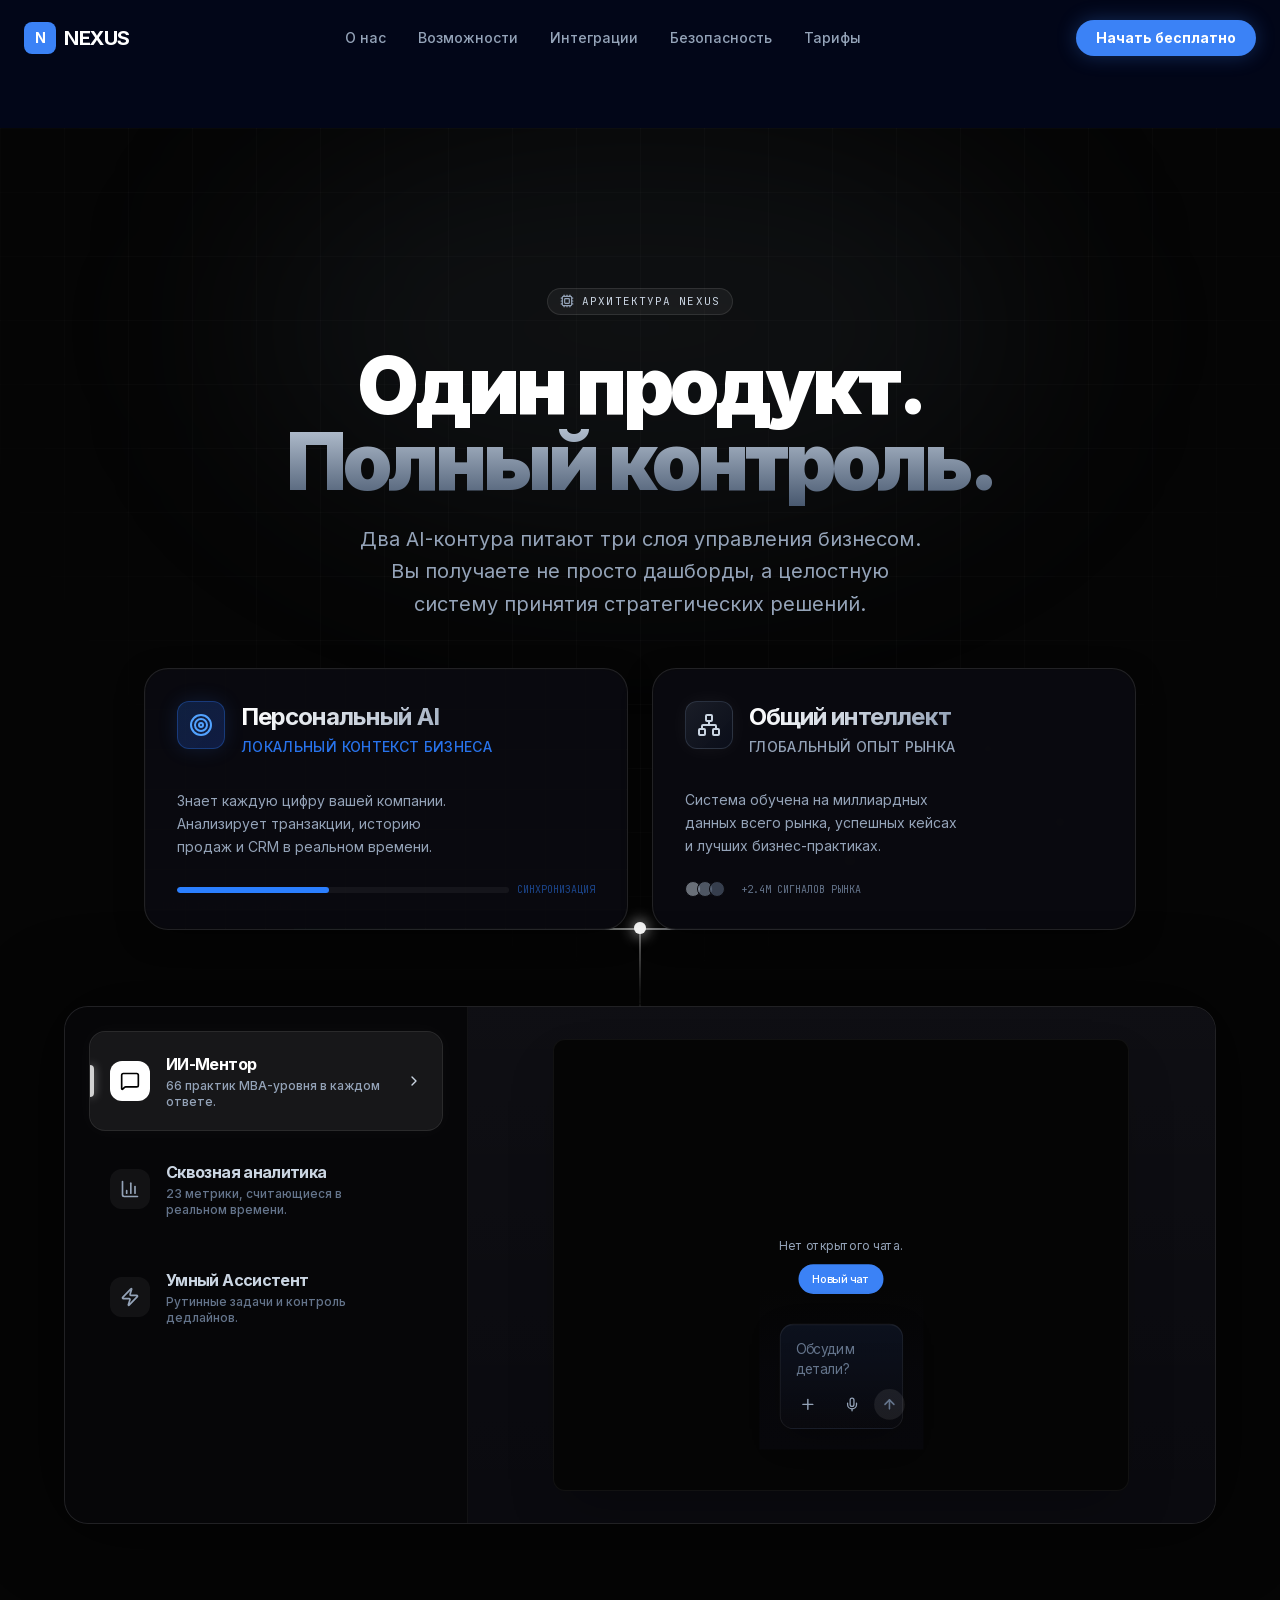
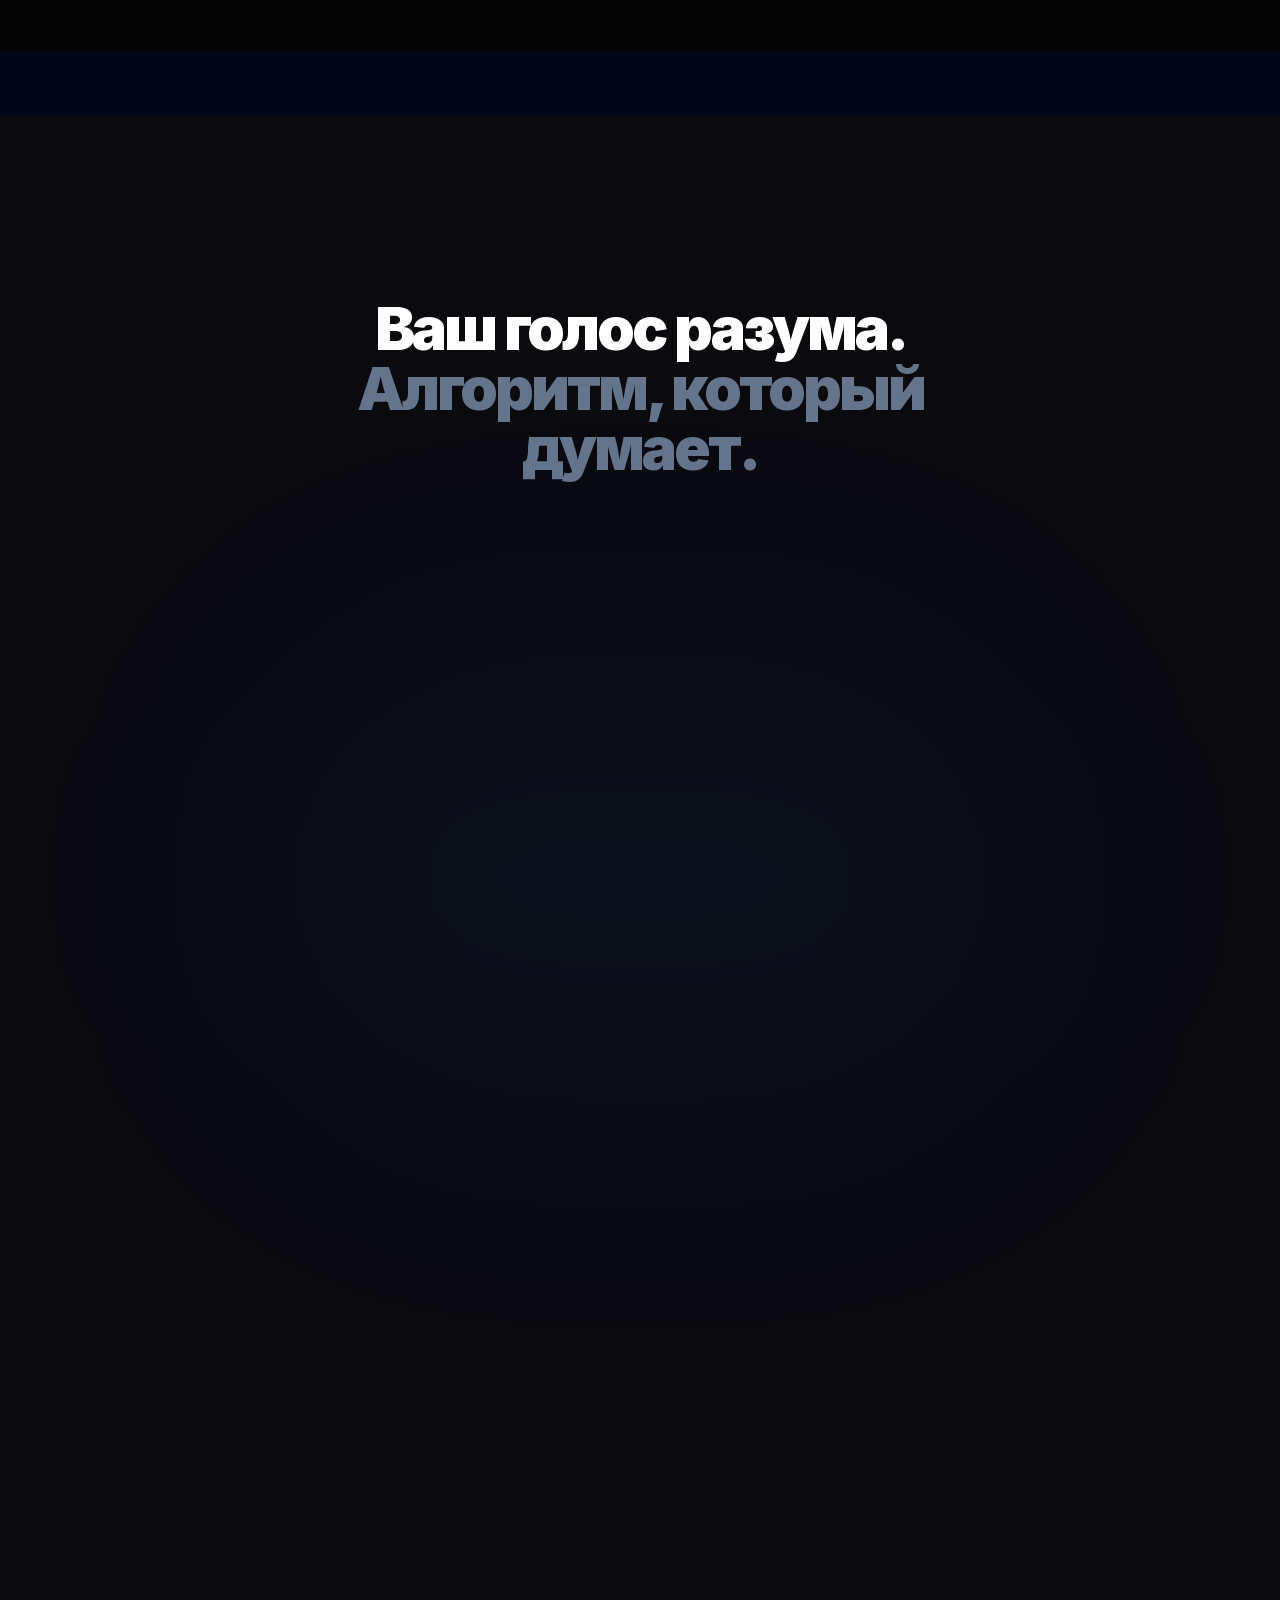
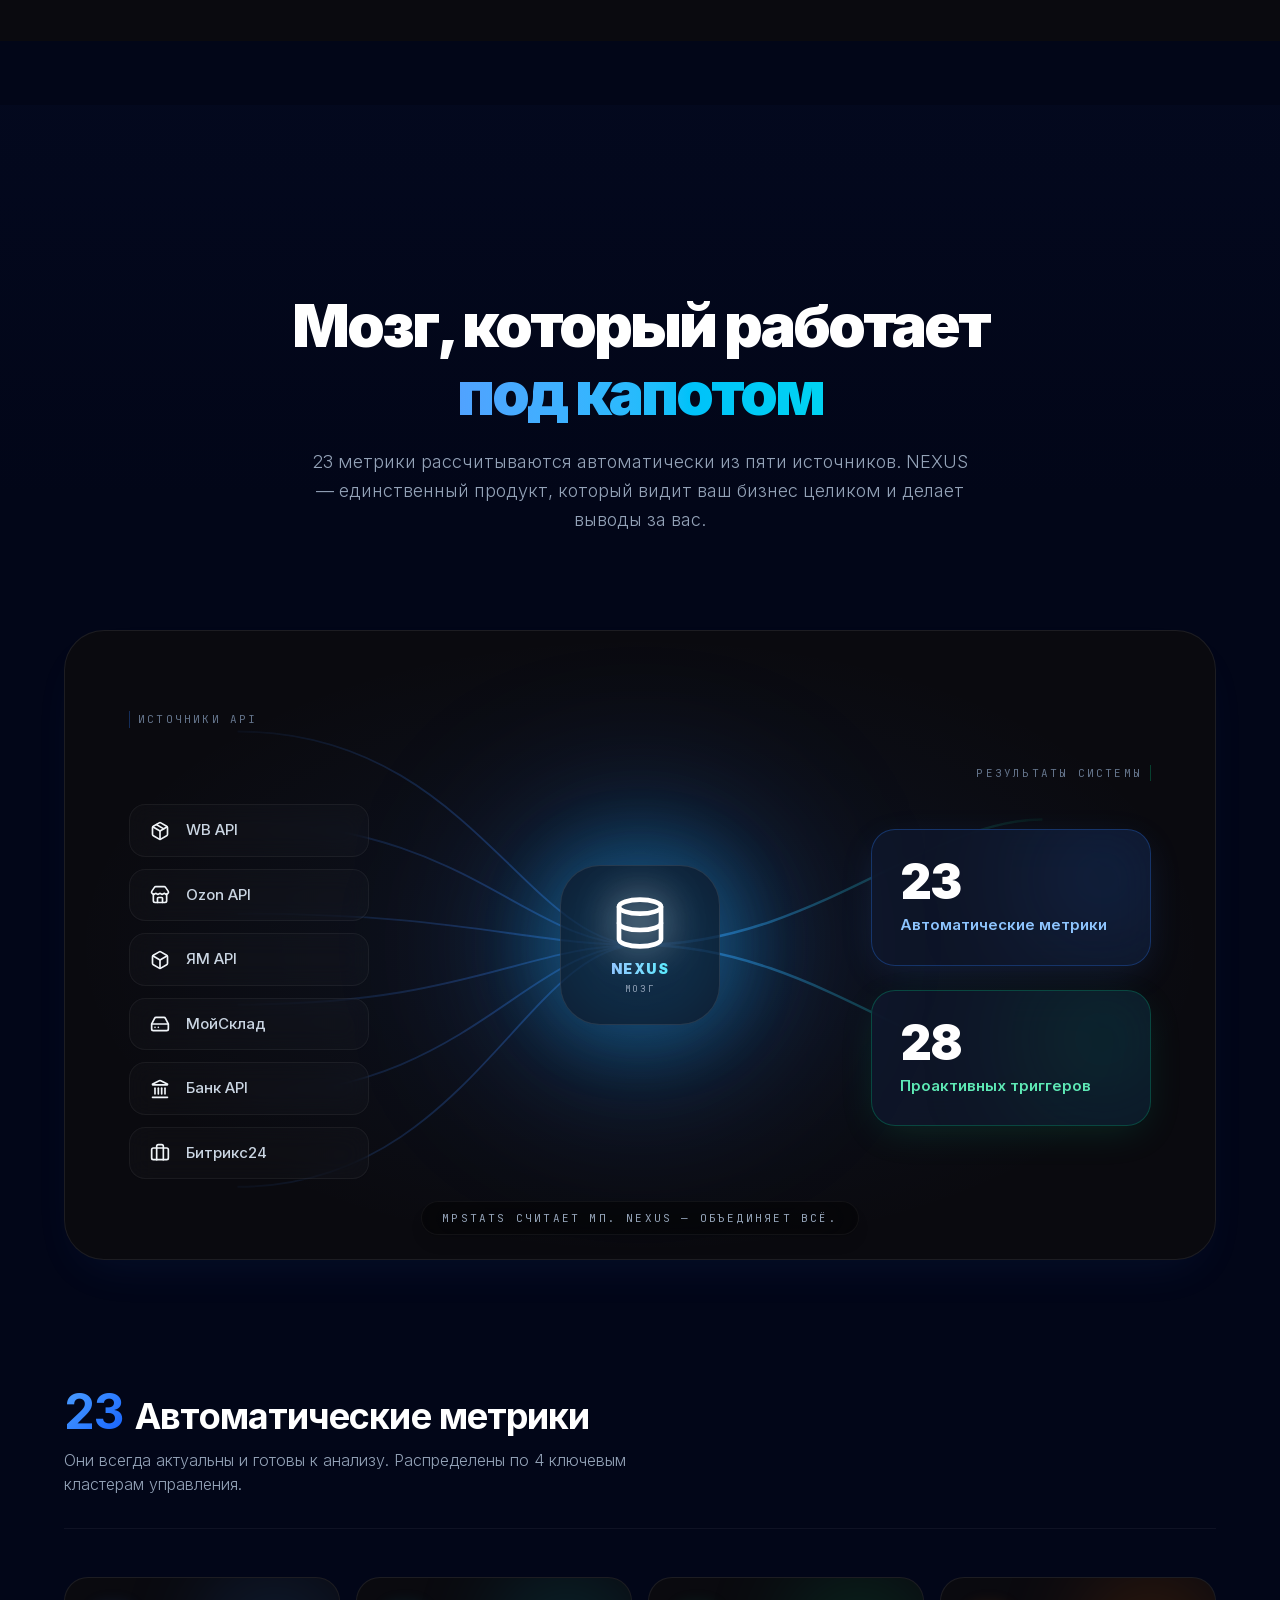
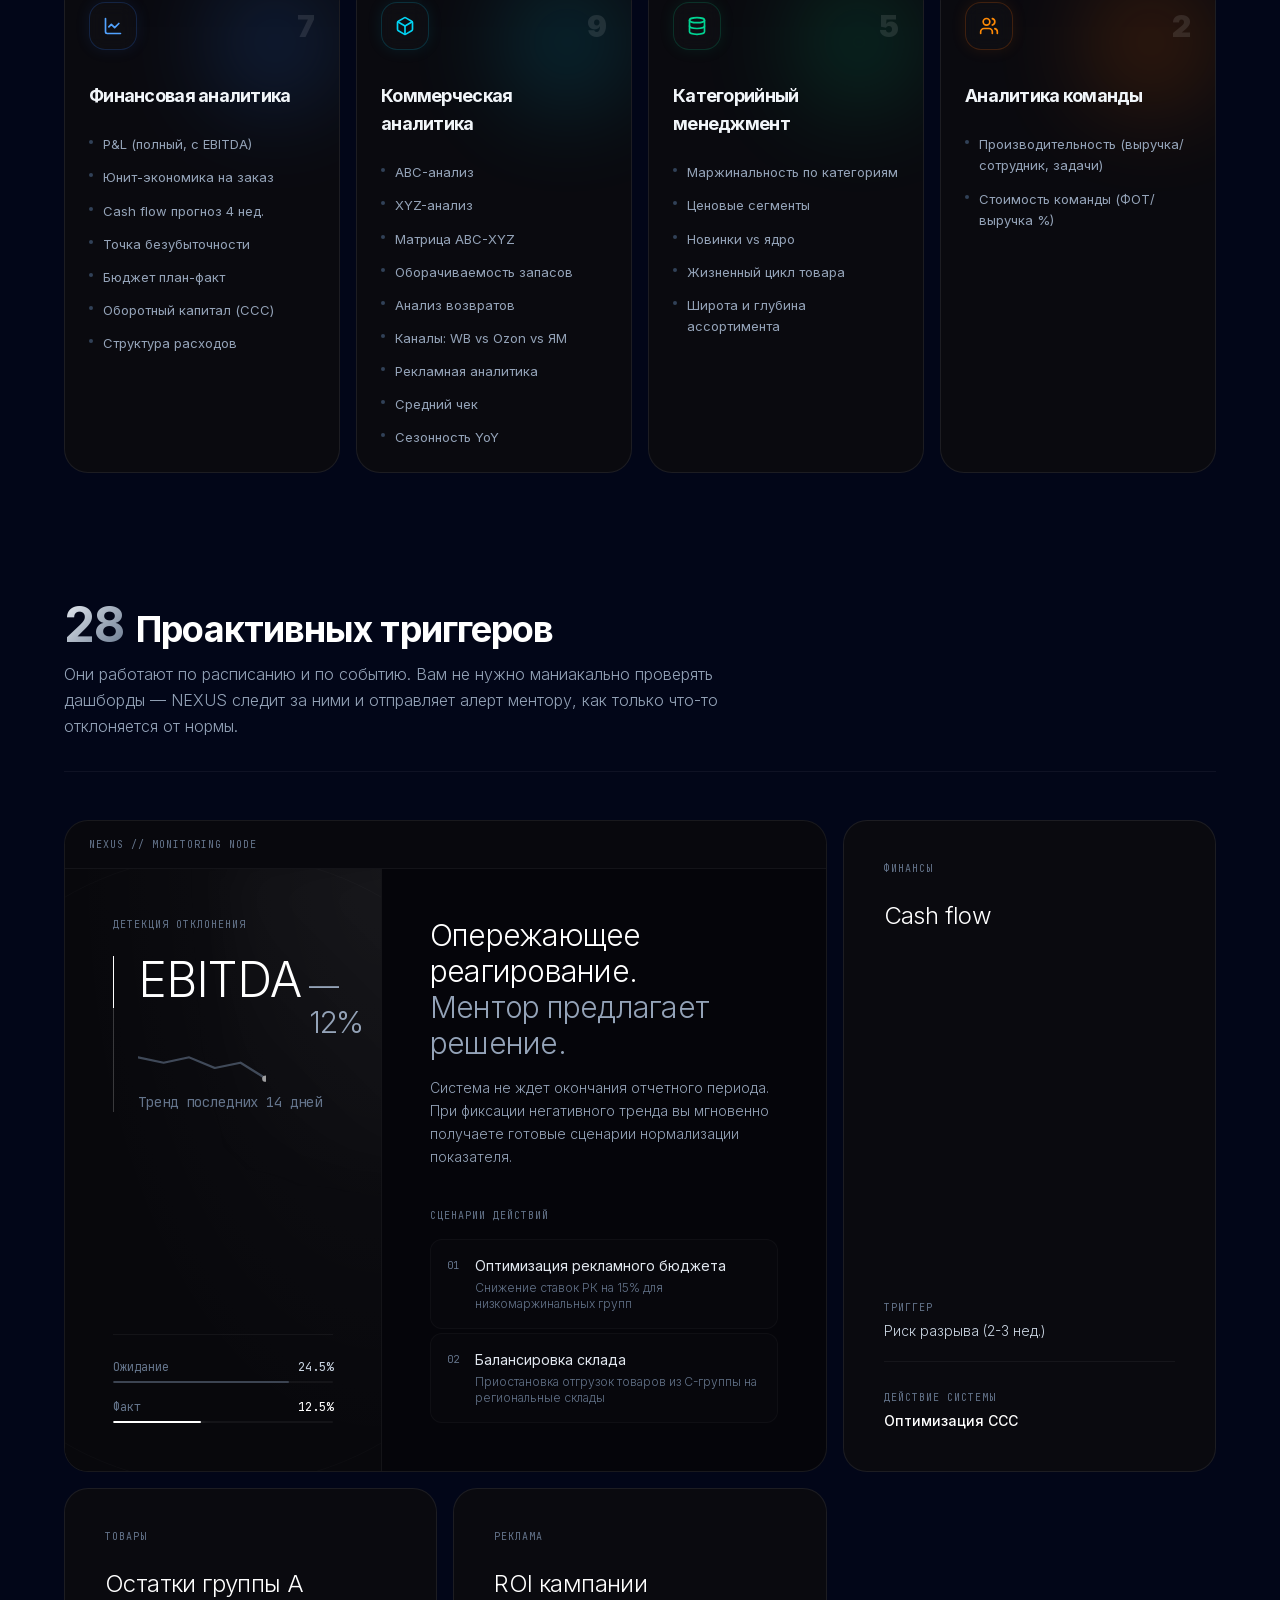
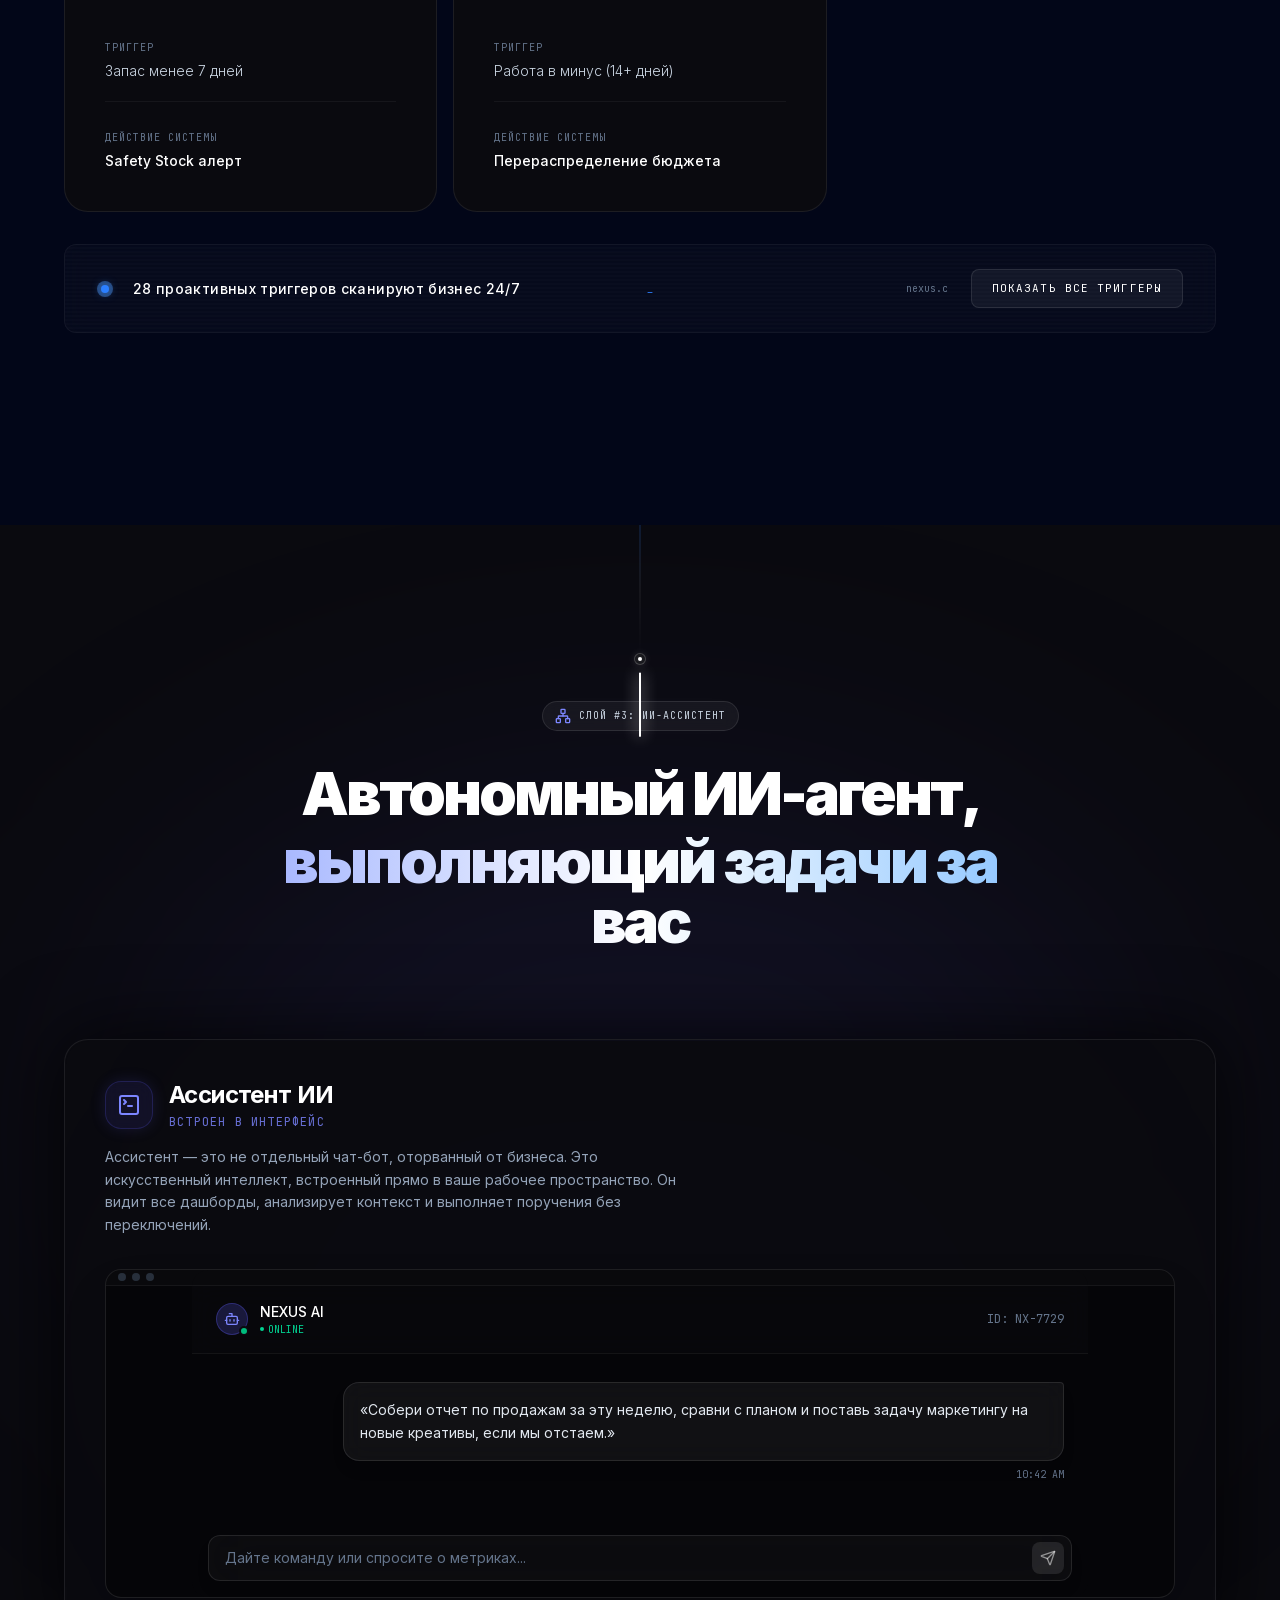
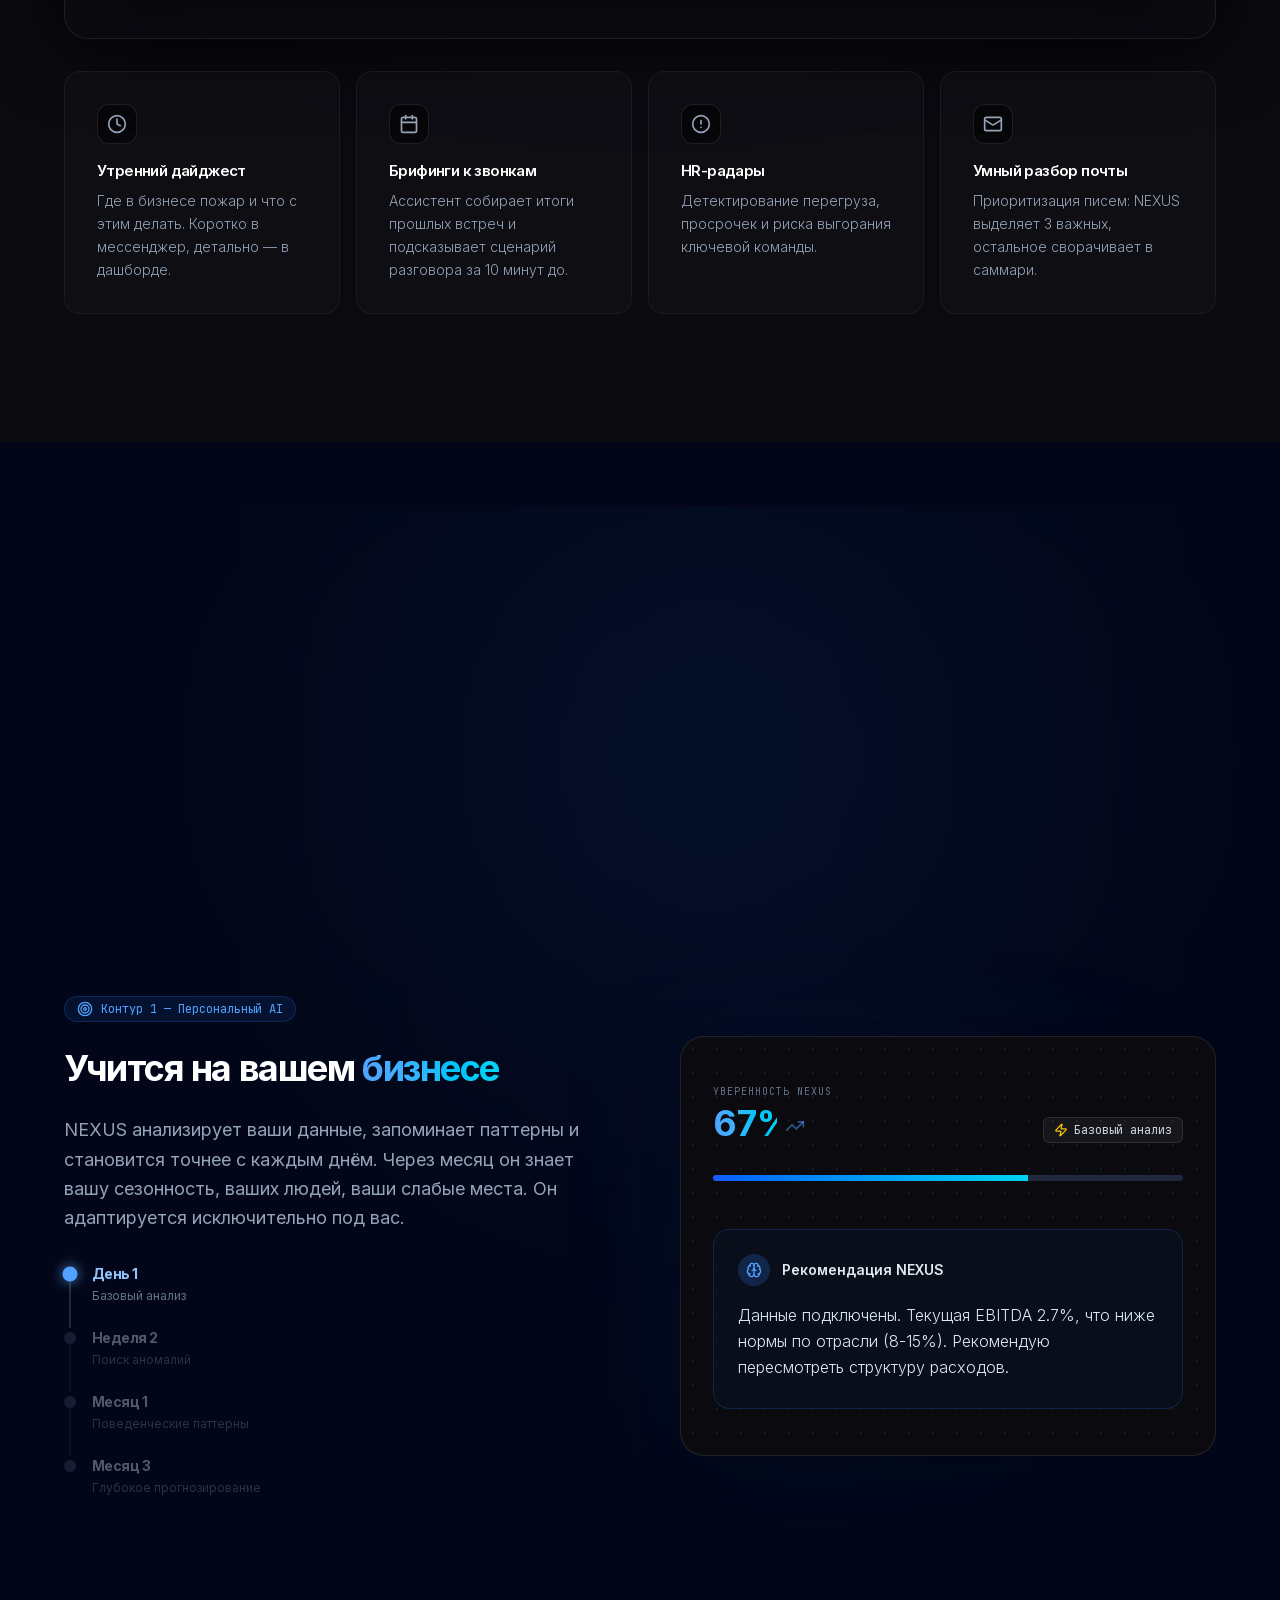
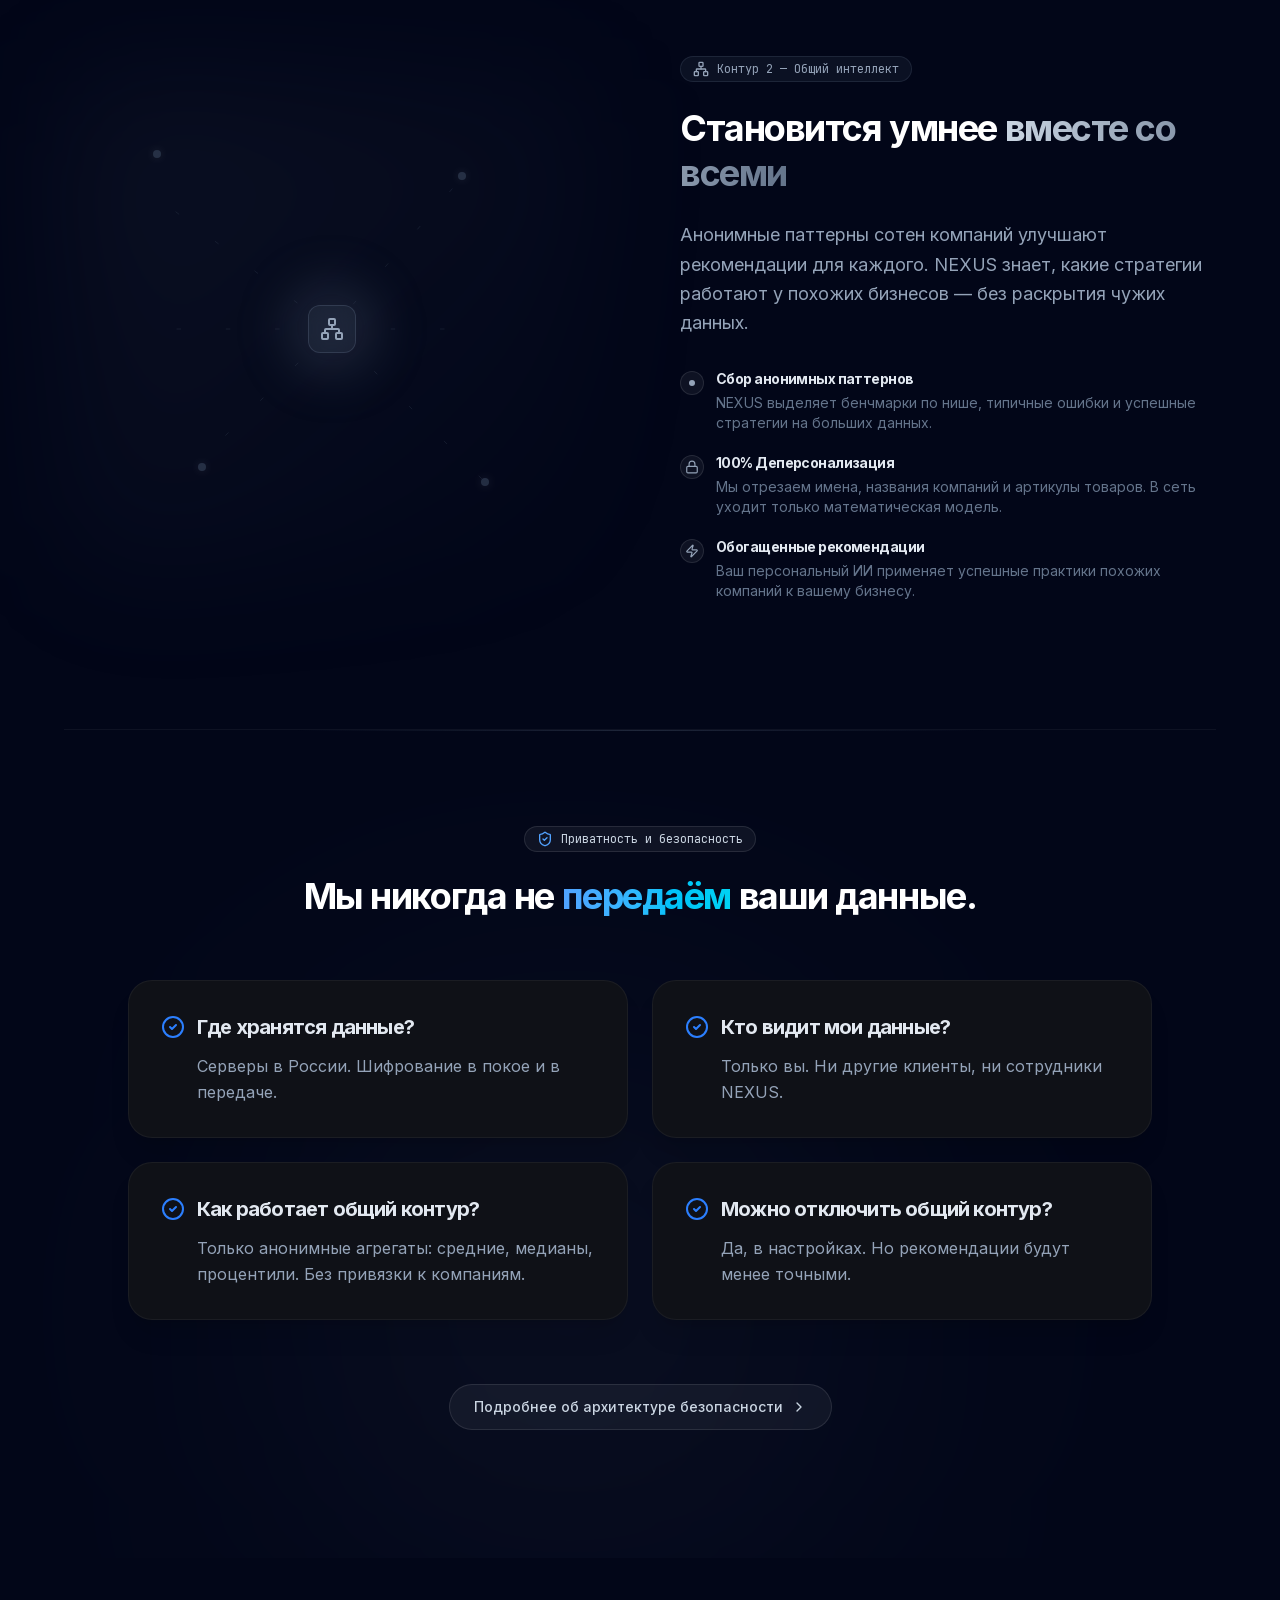
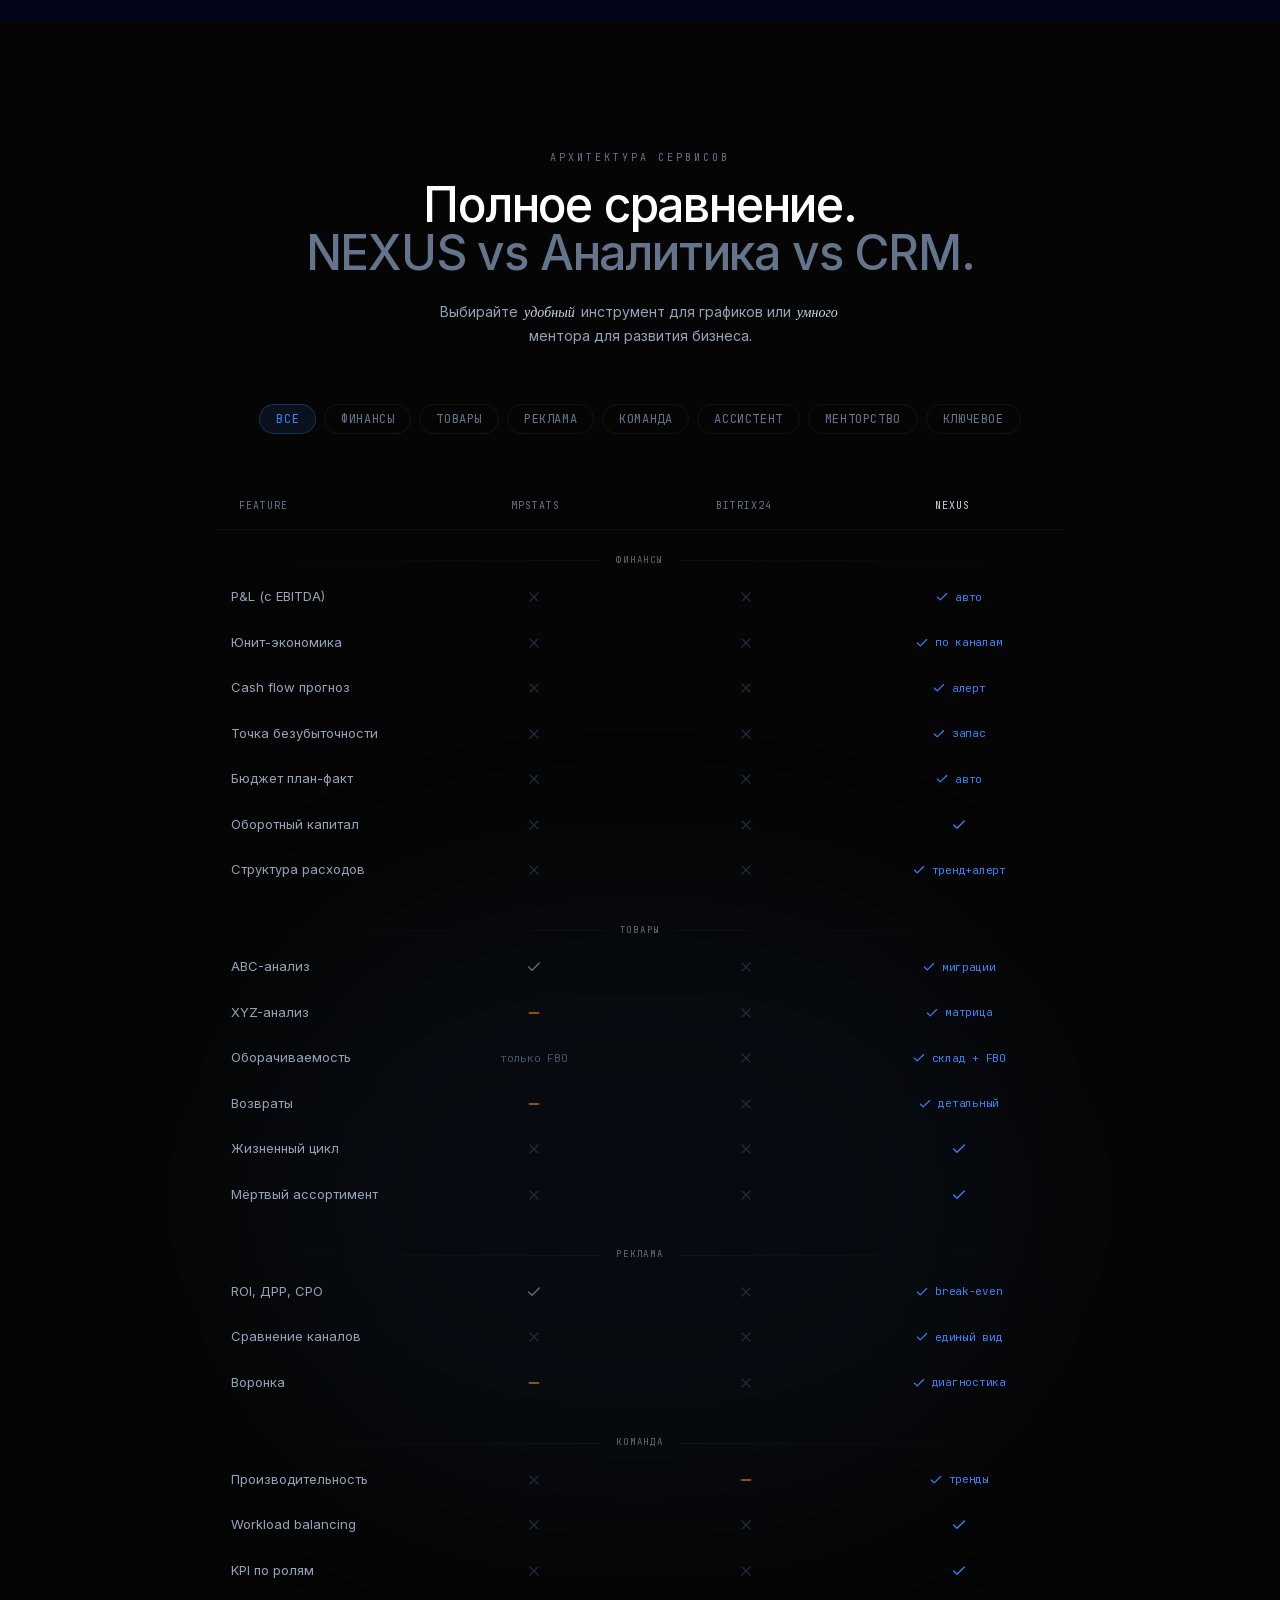
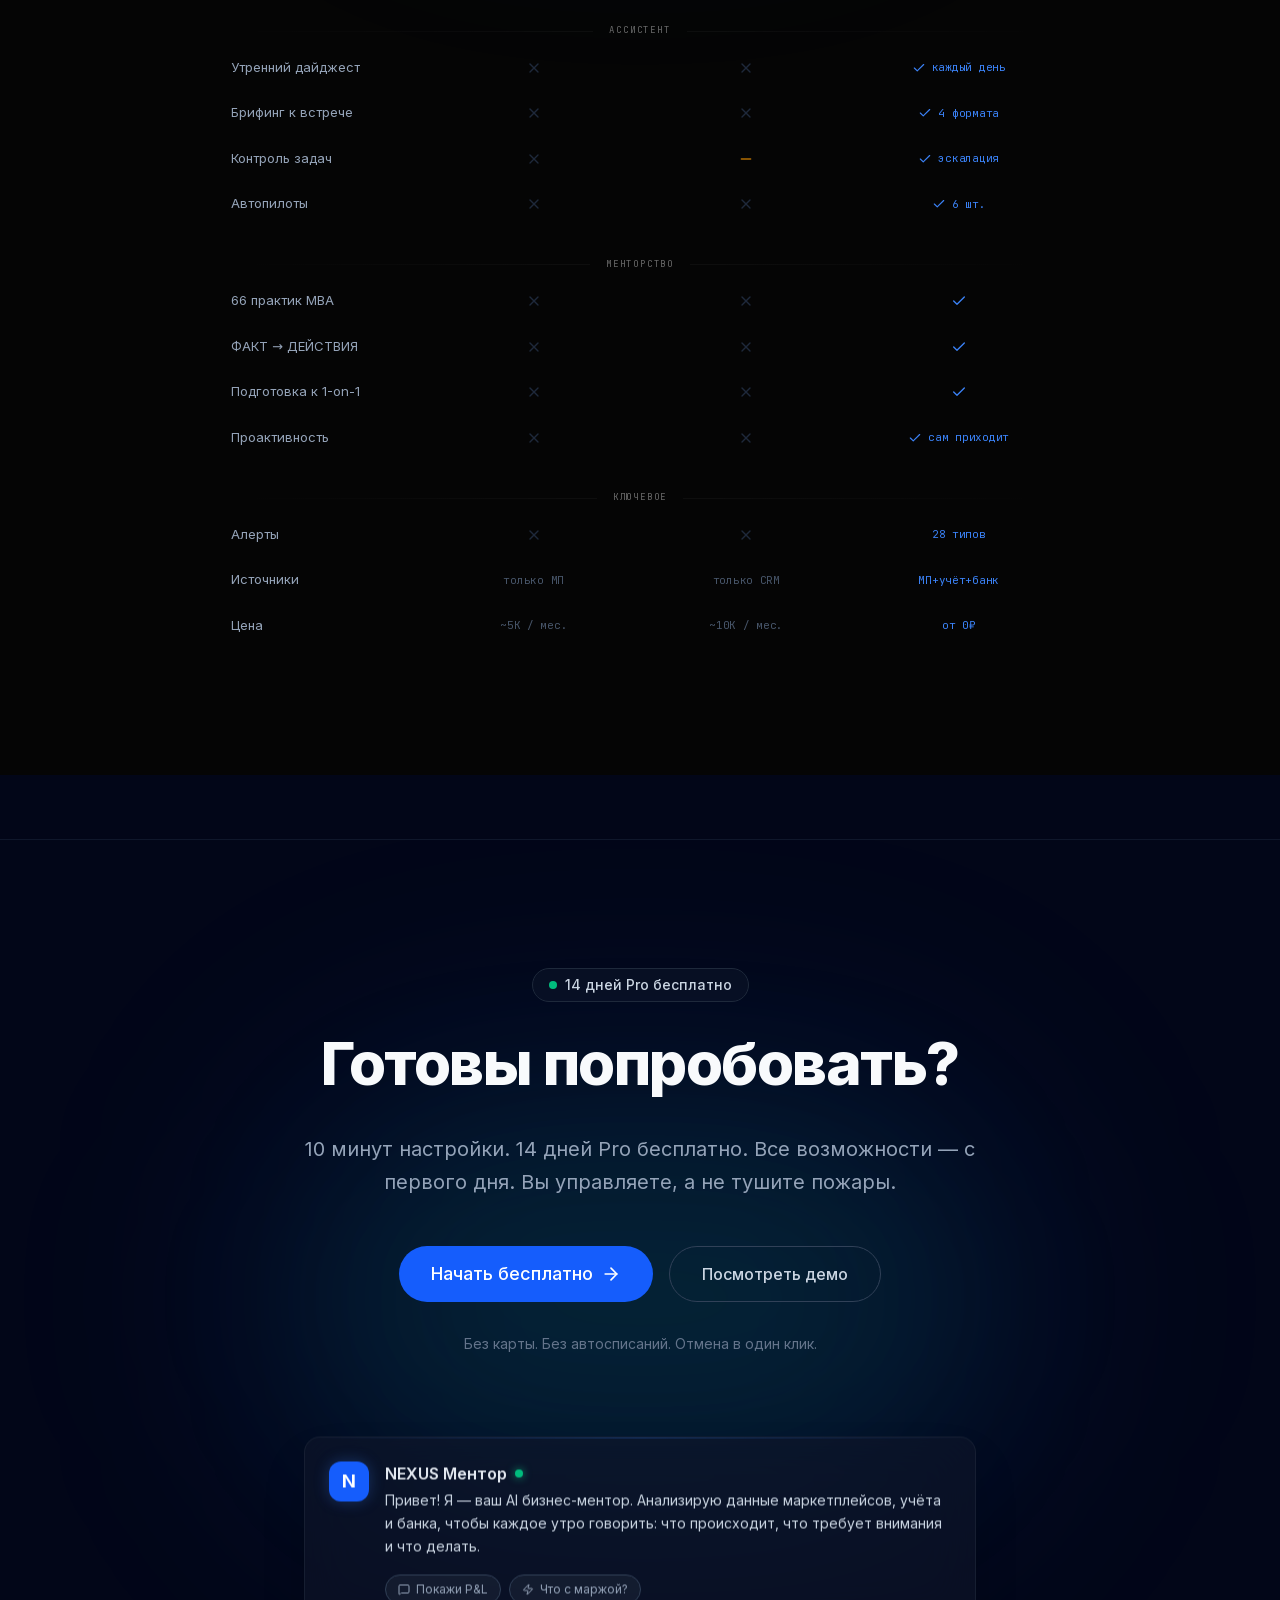
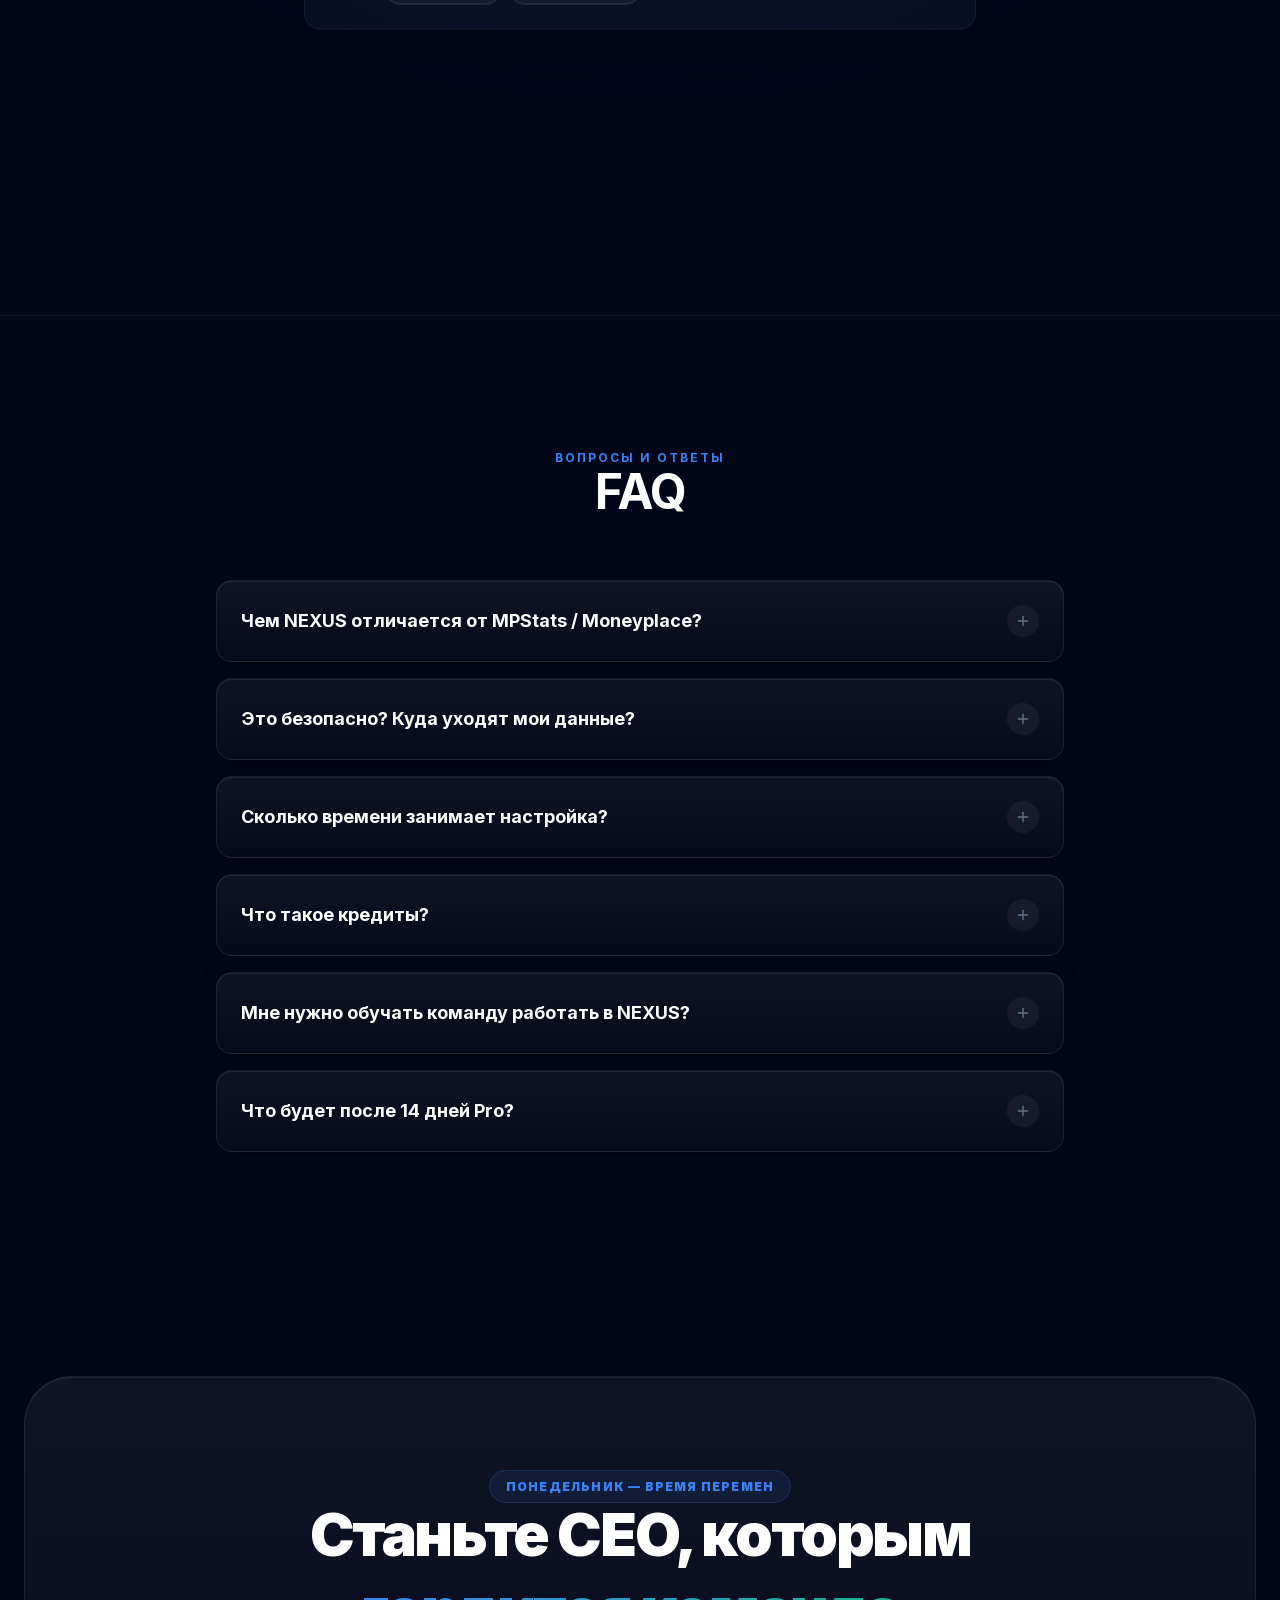
<file: features/index.html>
<!DOCTYPE html><!--Qy7w1eVXY539Rjby6U1yX--><html lang="ru"><head><meta charSet="utf-8"/><meta name="viewport" content="width=device-width, initial-scale=1"/><link rel="preload" href="/_next/static/media/70bc3e132a0a741e-s.p.15008bfb.woff2" as="font" crossorigin="" type="font/woff2"/><link rel="preload" href="/_next/static/media/83afe278b6a6bb3c-s.p.3a6ba036.woff2" as="font" crossorigin="" type="font/woff2"/><link rel="preload" href="/_next/static/media/9c72aa0f40e4eef8-s.p.18a48cbc.woff2" as="font" crossorigin="" type="font/woff2"/><link rel="stylesheet" href="/_next/static/chunks/08582c0ec1dc6f78.css" data-precedence="next"/><link rel="stylesheet" href="/_next/static/chunks/c664c63d59afc863.css" data-precedence="next"/><link rel="preload" as="script" fetchPriority="low" href="/_next/static/chunks/f05fe5d17f93a808.js"/><script src="/_next/static/chunks/806bdb8e4a6a9b95.js" async=""></script><script src="/_next/static/chunks/f2f58a7e93290fbb.js" async=""></script><script src="/_next/static/chunks/b583d0a9991c0a6a.js" async=""></script><script src="/_next/static/chunks/turbopack-de8898c3b1b37728.js" async=""></script><script src="/_next/static/chunks/515ed2c0c4397f89.js" async=""></script><script src="/_next/static/chunks/4068ac6383e218d8.js" async=""></script><script src="/_next/static/chunks/7152edf315c1fc60.js" async=""></script><script src="/_next/static/chunks/ff1a16fafef87110.js" async=""></script><script src="/_next/static/chunks/a2dfb6fc5208ab9b.js" async=""></script><script src="/_next/static/chunks/3af6fb5d718f8db3.js" async=""></script><script src="/_next/static/chunks/82b006d7aa132bba.js" async=""></script><script src="/_next/static/chunks/7ef07873f1948000.js" async=""></script><script src="/_next/static/chunks/96ebf2956bbe5ca0.js" async=""></script><script src="/_next/static/chunks/8b35b6dbb6181db9.js" async=""></script><script src="/_next/static/chunks/1e9f768250e0891c.js" async=""></script><meta name="next-size-adjust" content=""/><title>Возможности | NEXUS</title><meta name="description" content="Один продукт. Полный контроль. Три слоя NEXUS работают вместе: ментор объясняет, аналитика считает, ассистент делает."/><link rel="icon" href="/favicon.ico?favicon.0b3bf435.ico" sizes="256x256" type="image/x-icon"/><script src="/_next/static/chunks/a6dad97d9634a72d.js" noModule=""></script></head><body class="inter_ed26c892-module__0Hd1FG__variable jetbrains_mono_7d65b77b-module__VxV-Ta__variable antialiased selection:bg-accent/30"><div hidden=""><!--$--><!--/$--></div><div class="fixed inset-0 bg-grid -z-10"></div><div class="fixed inset-0 bg-noise -z-10"></div><main class="relative min-h-screen bg-slate-950"><nav class="fixed top-0 left-0 right-0 z-50 transition-all duration-300 border-b border-transparent bg-transparent py-5"><div class="container mx-auto px-6 flex items-center justify-between"><a class="flex items-center gap-2 group" href="/"><div class="w-8 h-8 rounded-lg bg-accent flex items-center justify-center text-white font-bold text-sm group-hover:scale-110 transition-transform">N</div><span class="text-xl font-bold tracking-tight text-white">NEXUS</span></a><div class="hidden md:flex items-center gap-6 lg:gap-8"><a class="text-sm font-medium text-slate-400 hover:text-white transition-colors" href="/about/">О нас</a><a class="text-sm font-medium text-slate-400 hover:text-white transition-colors" href="/features/">Возможности</a><a class="text-sm font-medium text-slate-400 hover:text-white transition-colors" href="/integrations/">Интеграции</a><a class="text-sm font-medium text-slate-400 hover:text-white transition-colors" href="/security/">Безопасность</a><a class="text-sm font-medium text-slate-400 hover:text-white transition-colors" href="/pricing/">Тарифы</a></div><div><div class="relative inline-block relative group"><button class="bg-accent hover:bg-accent/90 text-white px-5 py-2 rounded-full text-sm font-bold transition-all group-hover:scale-105 active:scale-95 shadow-[0_0_20px_rgba(59,130,246,0.3)]">Начать бесплатно</button></div></div></div><div class="absolute bottom-0 left-0 h-[2px] bg-accent transition-all duration-150" style="width:0%"></div></nav><div class="pt-24 lg:pt-32 flex flex-col gap-8 md:gap-16"><section class="relative px-6 pt-32 pb-20 lg:pt-40 lg:pb-32 flex flex-col items-center justify-center overflow-hidden min-h-screen bg-[#050505]"><div class="absolute inset-0 bg-[linear-gradient(rgba(255,255,255,0.02)_1px,transparent_1px),linear-gradient(90deg,rgba(255,255,255,0.02)_1px,transparent_1px)] bg-[size:64px_64px] [mask-image:radial-gradient(ellipse_60%_60%_at_50%_0%,#000_70%,transparent_100%)] pointer-events-none"></div><div class="absolute top-0 left-1/2 -translate-x-1/2 w-[800px] h-[400px] bg-slate-500/10 blur-[100px] rounded-[100%] pointer-events-none"></div><div class="relative z-20 w-full max-w-6xl mx-auto flex flex-col items-center"><div class="text-center mb-10 lg:mb-12"><div class="inline-flex items-center gap-2 px-3 py-1 rounded-full bg-white/5 border border-white/10 text-slate-300 text-[11px] font-mono uppercase tracking-widest mb-8" style="opacity:0;transform:translateY(20px)"><svg xmlns="http://www.w3.org/2000/svg" width="24" height="24" viewBox="0 0 24 24" fill="none" stroke="currentColor" stroke-width="2" stroke-linecap="round" stroke-linejoin="round" class="lucide lucide-cpu w-3.5 h-3.5 text-slate-400" aria-hidden="true"><path d="M12 20v2"></path><path d="M12 2v2"></path><path d="M17 20v2"></path><path d="M17 2v2"></path><path d="M2 12h2"></path><path d="M2 17h2"></path><path d="M2 7h2"></path><path d="M20 12h2"></path><path d="M20 17h2"></path><path d="M20 7h2"></path><path d="M7 20v2"></path><path d="M7 2v2"></path><rect x="4" y="4" width="16" height="16" rx="2"></rect><rect x="8" y="8" width="8" height="8" rx="1"></rect></svg>Архитектура NEXUS</div><h1 class="text-5xl md:text-7xl lg:text-[5rem] font-black leading-[0.95] tracking-tighter text-white mb-6 w-full mx-auto" style="opacity:0;transform:translateY(20px)">Один продукт. <br class="hidden md:block"/><span class="bg-gradient-to-b from-slate-300 to-slate-600 text-transparent bg-clip-text">Полный контроль.</span></h1><p class="text-lg md:text-xl text-slate-400 max-w-2xl mx-auto leading-relaxed text-balance" style="opacity:0;transform:translateY(20px)">Два AI-контура питают три слоя управления бизнесом. Вы получаете не просто дашборды, а целостную систему принятия стратегических решений.</p></div><div class="w-full relative z-20 flex flex-col items-center"><div class="flex flex-col lg:flex-row items-stretch justify-center gap-6 max-w-5xl mx-auto w-full px-4 z-20" style="opacity:0;transform:translateY(30px)"><div class="flex-1 bg-[#0A0A0F]/90 backdrop-blur-2xl border border-white/10 rounded-3xl p-6 sm:p-8 transition-all duration-500 hover:bg-white/[0.04] hover:border-blue-500/30 shadow-[0_8px_32px_-8px_rgba(0,0,0,0.5)] hover:shadow-[0_0_40px_rgba(59,130,246,0.1)] group relative overflow-hidden flex flex-col min-h-[220px]"><div class="absolute inset-0 opacity-[0.03] group-hover:opacity-[0.1] transition-opacity duration-700 pointer-events-none"><svg width="100%" height="100%" xmlns="http://www.w3.org/2000/svg"><defs><pattern id="data-grid" width="40" height="40" patternUnits="userSpaceOnUse"><path d="M 40 0 L 0 0 0 40" fill="none" stroke="currentColor" stroke-width="1"></path></pattern></defs><rect width="100%" height="100%" fill="url(#data-grid)"></rect></svg><div class="absolute top-4 right-4 font-mono text-[8px] text-blue-500/30 whitespace-pre">{ &quot;revenue_ytd&quot;: 14500,
  &quot;cac_trend&quot;: -15%,
  &quot;ltv_growth&quot;: true }</div><div class="absolute bottom-4 left-4 font-mono text-[8px] text-amber-500/40 whitespace-pre animate-pulse">[WARN] Target CPL exceeded.</div></div><div class="absolute inset-0 rounded-3xl opacity-0 group-hover:opacity-100 transition-opacity duration-700 pointer-events-none overflow-hidden before:absolute before:-inset-full before:bg-[conic-gradient(from_0deg_at_50%_50%,transparent_0%,transparent_70%,#3B82F6_100%)] before:animate-[spin_4s_linear_infinite]"></div><div class="absolute inset-[1px] rounded-[23px] bg-[#0A0A0F]/95 z-0"></div><div class="relative z-10 flex flex-col h-full"><div class="flex items-start gap-4 mb-auto"><div class="w-12 h-12 rounded-xl bg-gradient-to-br from-blue-500/20 to-blue-900/40 border border-blue-500/30 flex items-center justify-center shrink-0 shadow-[0_0_20px_rgba(59,130,246,0.15)] group-hover:shadow-[0_0_30px_rgba(59,130,246,0.25)] transition-shadow"><svg xmlns="http://www.w3.org/2000/svg" width="24" height="24" viewBox="0 0 24 24" fill="none" stroke="currentColor" stroke-width="2" stroke-linecap="round" stroke-linejoin="round" class="lucide lucide-target w-6 h-6 text-blue-400" aria-hidden="true"><circle cx="12" cy="12" r="10"></circle><circle cx="12" cy="12" r="6"></circle><circle cx="12" cy="12" r="2"></circle></svg></div><div><h3 class="text-xl sm:text-2xl font-bold bg-gradient-to-r from-white to-slate-400 text-transparent bg-clip-text mb-1">Персональный AI</h3><p class="text-sm font-medium text-blue-500/90 tracking-wide uppercase">Локальный контекст бизнеса</p></div></div><div class="mt-8"><p class="text-sm text-slate-400 leading-relaxed max-w-[280px]">Знает каждую цифру вашей компании. Анализирует транзакции, историю продаж и CRM в реальном времени.</p><div class="mt-6 flex items-center gap-2"><div class="h-1.5 w-full bg-white/5 rounded-full overflow-hidden flex"><div class="h-full bg-blue-500 rounded-full"></div></div><span class="text-[10px] font-mono text-blue-500/50 uppercase">Синхронизация</span></div></div></div></div><div class="flex-1 bg-[#0A0A0F]/90 backdrop-blur-2xl border border-white/10 rounded-3xl p-6 sm:p-8 transition-all duration-500 hover:bg-white/[0.04] hover:border-slate-500/30 shadow-[0_8px_32px_-8px_rgba(0,0,0,0.5)] hover:shadow-[0_0_40px_rgba(255,255,255,0.05)] group relative overflow-hidden flex flex-col min-h-[220px]"><div class="absolute inset-0 opacity-[0.04] group-hover:opacity-[0.12] transition-opacity duration-700 pointer-events-none flex items-center justify-center"><div class="w-full h-full relative"><div class="absolute top-[20%] left-[20%] w-1.5 h-1.5 rounded-full bg-slate-400 shadow-[0_0_10px_#94A3B8]"></div><div class="absolute top-[30%] right-[30%] w-1 h-1 rounded-full bg-white shadow-[0_0_10px_#FFFFFF]"></div><div class="absolute bottom-[25%] left-[40%] w-2 h-2 rounded-full bg-slate-300 shadow-[0_0_15px_#CBD5E1]"></div><div class="absolute bottom-[40%] right-[15%] w-1.5 h-1.5 rounded-full bg-slate-500 shadow-[0_0_10px_#64748B]"></div><svg class="absolute inset-0 w-full h-full stroke-white/10" stroke-width="0.5"><line x1="20%" y1="20%" x2="70%" y2="30%"></line><line x1="40%" y1="75%" x2="20%" y2="20%"></line><line x1="85%" y1="60%" x2="70%" y2="30%"></line><line x1="40%" y1="75%" x2="85%" y2="60%"></line></svg></div></div><div class="absolute inset-0 rounded-3xl opacity-0 group-hover:opacity-100 transition-opacity duration-700 pointer-events-none overflow-hidden before:absolute before:-inset-full before:bg-[conic-gradient(from_180deg_at_50%_50%,transparent_0%,transparent_70%,#94a3b8_100%)] before:animate-[spin_4s_linear_infinite]"></div><div class="absolute inset-[1px] rounded-[23px] bg-[#0A0A0F]/95 z-0"></div><div class="relative z-10 flex flex-col h-full"><div class="flex items-start gap-4 mb-auto"><div class="w-12 h-12 rounded-xl bg-gradient-to-br from-slate-500/20 to-slate-900/40 border border-slate-500/30 flex items-center justify-center shrink-0 shadow-[0_0_20px_rgba(255,255,255,0.05)] group-hover:shadow-[0_0_30px_rgba(255,255,255,0.1)] transition-shadow"><svg xmlns="http://www.w3.org/2000/svg" width="24" height="24" viewBox="0 0 24 24" fill="none" stroke="currentColor" stroke-width="2" stroke-linecap="round" stroke-linejoin="round" class="lucide lucide-network w-6 h-6 text-slate-300" aria-hidden="true"><rect x="16" y="16" width="6" height="6" rx="1"></rect><rect x="2" y="16" width="6" height="6" rx="1"></rect><rect x="9" y="2" width="6" height="6" rx="1"></rect><path d="M5 16v-3a1 1 0 0 1 1-1h12a1 1 0 0 1 1 1v3"></path><path d="M12 12V8"></path></svg></div><div><h3 class="text-xl sm:text-2xl font-bold bg-gradient-to-r from-white to-slate-400 text-transparent bg-clip-text mb-1">Общий интеллект</h3><p class="text-sm font-medium text-slate-400 tracking-wide uppercase">Глобальный опыт рынка</p></div></div><div class="mt-8"><p class="text-sm text-slate-400 leading-relaxed max-w-[280px]">Система обучена на миллиардных данных всего рынка, успешных кейсах и лучших бизнес-практиках.</p><div class="mt-6 flex items-center gap-2"><div class="flex -space-x-1"><div class="w-4 h-4 rounded-full border border-[#0A0A0F] bg-slate-300/50"></div><div class="w-4 h-4 rounded-full border border-[#0A0A0F] bg-slate-400/50"></div><div class="w-4 h-4 rounded-full border border-[#0A0A0F] bg-slate-500/50"></div></div><span class="text-[10px] font-mono text-slate-500 uppercase ml-2">+2.4M Сигналов рынка</span></div></div></div></div></div><div class="relative h-16 sm:h-20 w-full flex justify-center -my-[2px] z-10" style="opacity:0"><div class="absolute top-0 w-[40%] lg:w-[60%] h-[2px] bg-gradient-to-r from-emerald-500/30 via-white/50 to-blue-500/30"></div><div class="absolute top-0 left-1/2 -translate-x-1/2 -translate-y-1/2"><div class="w-3 h-3 rounded-full bg-white shadow-[0_0_15px_#FFFFFF] relative z-20"></div><div class="absolute inset-0 rounded-full bg-white/40 animate-ping z-10"></div></div><div class="h-full w-[2px] bg-gradient-to-b from-white/40 via-white/20 to-transparent relative overflow-hidden"><div class="absolute top-0 left-0 w-full h-12 bg-gradient-to-b from-transparent via-white to-transparent shadow-[0_0_10px_rgba(255,255,255,0.8)]"></div></div></div><div class="w-full relative z-20" style="opacity:0;transform:translateY(40px)"><div class="w-full bg-[#0A0A0F]/80 backdrop-blur-2xl border border-white/10 rounded-3xl overflow-hidden shadow-[0_0_80px_rgba(0,0,0,0.8)] flex flex-col md:flex-row"><div class="w-full md:w-[35%] flex flex-col p-4 md:p-6 border-b md:border-b-0 md:border-r border-white/5 bg-[#050505]/50 shrink-0 gap-2"><button class="relative flex flex-col items-start p-5 rounded-2xl text-left transition-all duration-300 group overflow-hidden bg-white/5 border border-white/10 shadow-[0_0_20px_rgba(255,255,255,0.03)]"><div class="absolute inset-0 bg-white/[0.02] rounded-2xl"></div><div class="absolute left-0 top-1/2 -translate-y-1/2 w-1 h-8 bg-white/80 rounded-r-full shadow-[0_0_10px_rgba(255,255,255,0.5)]"></div><div class="flex items-center gap-4 w-full relative z-10"><div class="w-10 h-10 rounded-xl flex items-center justify-center transition-colors duration-300 shrink-0 bg-white text-black"><svg xmlns="http://www.w3.org/2000/svg" width="24" height="24" viewBox="0 0 24 24" fill="none" stroke="currentColor" stroke-width="2" stroke-linecap="round" stroke-linejoin="round" class="lucide lucide-message-square w-5 h-5" aria-hidden="true"><path d="M22 17a2 2 0 0 1-2 2H6.828a2 2 0 0 0-1.414.586l-2.202 2.202A.71.71 0 0 1 2 21.286V5a2 2 0 0 1 2-2h16a2 2 0 0 1 2 2z"></path></svg></div><div class="flex-1"><h3 class="font-bold text-base transition-colors text-white">ИИ-Ментор</h3><p class="text-xs font-medium transition-colors mt-0.5 text-slate-400">66 практик MBA-уровня в каждом ответе.</p></div><svg xmlns="http://www.w3.org/2000/svg" width="24" height="24" viewBox="0 0 24 24" fill="none" stroke="currentColor" stroke-width="2" stroke-linecap="round" stroke-linejoin="round" class="lucide lucide-chevron-right w-4 h-4 transition-all duration-300 text-slate-300 opacity-100 translate-x-0" aria-hidden="true"><path d="m9 18 6-6-6-6"></path></svg></div></button><button class="relative flex flex-col items-start p-5 rounded-2xl text-left transition-all duration-300 group overflow-hidden hover:bg-white/[0.02] border border-transparent"><div class="flex items-center gap-4 w-full relative z-10"><div class="w-10 h-10 rounded-xl flex items-center justify-center transition-colors duration-300 shrink-0 bg-white/5 text-slate-400 group-hover:text-slate-300"><svg xmlns="http://www.w3.org/2000/svg" width="24" height="24" viewBox="0 0 24 24" fill="none" stroke="currentColor" stroke-width="2" stroke-linecap="round" stroke-linejoin="round" class="lucide lucide-chart-column w-5 h-5" aria-hidden="true"><path d="M3 3v16a2 2 0 0 0 2 2h16"></path><path d="M18 17V9"></path><path d="M13 17V5"></path><path d="M8 17v-3"></path></svg></div><div class="flex-1"><h3 class="font-bold text-base transition-colors text-slate-300">Сквозная аналитика</h3><p class="text-xs font-medium transition-colors mt-0.5 text-slate-500">23 метрики, считающиеся в реальном времени.</p></div><svg xmlns="http://www.w3.org/2000/svg" width="24" height="24" viewBox="0 0 24 24" fill="none" stroke="currentColor" stroke-width="2" stroke-linecap="round" stroke-linejoin="round" class="lucide lucide-chevron-right w-4 h-4 transition-all duration-300 text-slate-600 opacity-0 -translate-x-2" aria-hidden="true"><path d="m9 18 6-6-6-6"></path></svg></div></button><button class="relative flex flex-col items-start p-5 rounded-2xl text-left transition-all duration-300 group overflow-hidden hover:bg-white/[0.02] border border-transparent"><div class="flex items-center gap-4 w-full relative z-10"><div class="w-10 h-10 rounded-xl flex items-center justify-center transition-colors duration-300 shrink-0 bg-white/5 text-slate-400 group-hover:text-slate-300"><svg xmlns="http://www.w3.org/2000/svg" width="24" height="24" viewBox="0 0 24 24" fill="none" stroke="currentColor" stroke-width="2" stroke-linecap="round" stroke-linejoin="round" class="lucide lucide-zap w-5 h-5" aria-hidden="true"><path d="M4 14a1 1 0 0 1-.78-1.63l9.9-10.2a.5.5 0 0 1 .86.46l-1.92 6.02A1 1 0 0 0 13 10h7a1 1 0 0 1 .78 1.63l-9.9 10.2a.5.5 0 0 1-.86-.46l1.92-6.02A1 1 0 0 0 11 14z"></path></svg></div><div class="flex-1"><h3 class="font-bold text-base transition-colors text-slate-300">Умный Ассистент</h3><p class="text-xs font-medium transition-colors mt-0.5 text-slate-500">Рутинные задачи и контроль дедлайнов.</p></div><svg xmlns="http://www.w3.org/2000/svg" width="24" height="24" viewBox="0 0 24 24" fill="none" stroke="currentColor" stroke-width="2" stroke-linecap="round" stroke-linejoin="round" class="lucide lucide-chevron-right w-4 h-4 transition-all duration-300 text-slate-600 opacity-0 -translate-x-2" aria-hidden="true"><path d="m9 18 6-6-6-6"></path></svg></div></button></div><div class="flex-1 relative min-h-[400px] md:min-h-[500px] bg-[#0A0A0F] overflow-hidden flex items-center justify-center p-8"><div class="absolute inset-0 bg-gradient-to-b from-white/[0.02] to-transparent pointer-events-none"></div><div class="w-full h-full relative flex items-center justify-center" style="opacity:0;filter:blur(8px);transform:scale(0.95)"><div class="w-full max-w-xl mx-auto origin-center rounded-xl overflow-hidden border border-white/5 shadow-2xl bg-[#050505]"><div class="w-full flex items-center justify-center scale-[0.85] h-[450px] p-2"><div class="flex flex-col h-full relative"><div class="flex-1 flex items-center justify-center px-6 text-center"><div><p class="text-[14px] text-slate-400">Нет открытого чата.</p><button class="mt-3 inline-flex items-center px-4 py-2 rounded-full bg-accent text-white text-[13px] font-medium hover:bg-accent-hover transition-colors">Новый чат</button></div></div><div class="absolute left-0 right-0 bottom-0 px-3 md:px-6 pb-4 md:pb-6 pt-10 bg-gradient-to-t from-background-deep via-background-deep/80 to-transparent pointer-events-none"><div class="max-w-2xl mx-auto pointer-events-auto"><div class="flex flex-col gap-2.5"><div class="glass-strong relative flex flex-col rounded-2xl transition-all focus-within:border-accent/40 p-2 md:p-2.5"><textarea rows="1" placeholder="Обсудим детали?" class="w-full bg-transparent border-none outline-none resize-none text-[15px] md:text-[16px] text-white placeholder:text-slate-500 px-2 pt-2 pb-1 max-h-[200px] min-h-[60px] tracking-[-0.01em] leading-[1.45]" style="overflow-y:auto"></textarea><div class="flex items-center gap-2 px-1 pt-1.5"><button class="w-9 h-9 flex items-center justify-center text-slate-400 hover:text-white hover:bg-white/5 rounded-full transition-colors shrink-0" aria-label="Прикрепить"><svg xmlns="http://www.w3.org/2000/svg" width="24" height="24" viewBox="0 0 24 24" fill="none" stroke="currentColor" stroke-width="2" stroke-linecap="round" stroke-linejoin="round" class="lucide lucide-plus w-[20px] h-[20px]" aria-hidden="true"><path d="M5 12h14"></path><path d="M12 5v14"></path></svg></button><div class="flex-1"></div><button disabled="" class="relative w-9 h-9 flex items-center justify-center rounded-full transition-all shrink-0 select-none text-slate-700 cursor-not-allowed" aria-label="Голосовой ввод не поддерживается в этом браузере" title="Голосовой ввод недоступен. Попробуй Safari на iPhone или Chrome."><svg xmlns="http://www.w3.org/2000/svg" width="24" height="24" viewBox="0 0 24 24" fill="none" stroke="currentColor" stroke-width="2" stroke-linecap="round" stroke-linejoin="round" class="lucide lucide-mic-off w-[18px] h-[18px]" aria-hidden="true"><path d="M12 19v3"></path><path d="M15 9.34V5a3 3 0 0 0-5.68-1.33"></path><path d="M16.95 16.95A7 7 0 0 1 5 12v-2"></path><path d="M18.89 13.23A7 7 0 0 0 19 12v-2"></path><path d="m2 2 20 20"></path><path d="M9 9v3a3 3 0 0 0 5.12 2.12"></path></svg></button><button disabled="" class="w-9 h-9 flex items-center justify-center rounded-full transition-all shrink-0 bg-white/[0.08] text-slate-500 cursor-not-allowed" aria-label="Отправить"><svg xmlns="http://www.w3.org/2000/svg" width="24" height="24" viewBox="0 0 24 24" fill="none" stroke="currentColor" stroke-width="2.5" stroke-linecap="round" stroke-linejoin="round" class="lucide lucide-arrow-up w-[18px] h-[18px]" aria-hidden="true"><path d="m5 12 7-7 7 7"></path><path d="M12 19V5"></path></svg></button></div></div></div></div></div></div></div></div></div></div></div></div></div></div></section><section id="mentor" class="relative py-24 md:py-32 bg-[#0A0A0F] overflow-hidden"><div class="absolute top-1/2 left-1/2 -translate-x-1/2 -translate-y-1/2 w-[800px] h-[500px] bg-blue-500/5 blur-[120px] rounded-full pointer-events-none"></div><div class="max-w-7xl mx-auto px-4 md:px-6 relative z-10"><div class="text-center max-w-2xl mx-auto mb-16"><div class="inline-flex items-center gap-2 px-3 py-1.5 rounded-full bg-white/5 border border-white/10 text-slate-300 text-xs font-mono tracking-widest uppercase mb-6" style="opacity:0;transform:scale(0.95)"><svg xmlns="http://www.w3.org/2000/svg" width="24" height="24" viewBox="0 0 24 24" fill="none" stroke="currentColor" stroke-width="2" stroke-linecap="round" stroke-linejoin="round" class="lucide lucide-zap w-3.5 h-3.5 text-blue-400" aria-hidden="true"><path d="M4 14a1 1 0 0 1-.78-1.63l9.9-10.2a.5.5 0 0 1 .86.46l-1.92 6.02A1 1 0 0 0 13 10h7a1 1 0 0 1 .78 1.63l-9.9 10.2a.5.5 0 0 1-.86-.46l1.92-6.02A1 1 0 0 0 11 14z"></path></svg>Слой #1: Ментор</div><h2 class="text-4xl md:text-5xl lg:text-6xl font-black tracking-tighter text-white mb-8">Ваш голос разума.<br/><span class="text-slate-500">Алгоритм, который думает.</span></h2><div class="grid grid-cols-1 md:grid-cols-3 gap-4 max-w-3xl mx-auto mt-10"><div class="bg-white/[0.02] border border-white/[0.05] rounded-3xl p-6 flex flex-col items-center justify-center text-center relative overflow-hidden group hover:border-white/10 transition-colors" style="opacity:0;transform:translateY(20px)"><div class="absolute inset-0 bg-blue-500/5 opacity-0 group-hover:opacity-100 transition-opacity duration-500"></div><div class="text-5xl font-black text-transparent bg-clip-text bg-gradient-to-br from-white to-slate-500 mb-2 tracking-tighter transform-gpu group-hover:scale-105 transition-transform duration-500">66</div><div class="text-[11px] font-mono text-slate-400 uppercase tracking-widest">Практик MBA</div></div><div class="bg-white/[0.02] border border-white/[0.05] rounded-3xl p-6 flex flex-col items-center justify-center text-center relative overflow-hidden group hover:border-white/10 transition-colors" style="opacity:0;transform:translateY(20px)"><div class="absolute inset-0 bg-emerald-500/5 opacity-0 group-hover:opacity-100 transition-opacity duration-500"></div><div class="text-5xl font-black text-transparent bg-clip-text bg-gradient-to-br from-white to-slate-500 mb-2 tracking-tighter transform-gpu group-hover:scale-105 transition-transform duration-500">24/7</div><div class="text-[11px] font-mono text-slate-400 uppercase tracking-widest">Мониторинг</div></div><div class="bg-white/[0.02] border border-white/[0.05] rounded-3xl p-6 flex flex-col items-center justify-center text-center relative overflow-hidden group hover:border-white/10 transition-colors" style="opacity:0;transform:translateY(20px)"><div class="absolute inset-0 bg-orange-500/5 opacity-0 group-hover:opacity-100 transition-opacity duration-500"></div><div class="flex items-baseline justify-center gap-1 mb-2 transform-gpu group-hover:scale-105 transition-transform duration-500"><div class="text-5xl font-black text-transparent bg-clip-text bg-gradient-to-br from-white to-slate-500 tracking-tighter">FCNA</div></div><div class="text-[11px] font-mono text-slate-400 uppercase tracking-[0.2em]">Фреймворк</div></div></div><p class="text-slate-400 text-base md:text-lg mt-10 max-w-2xl mx-auto font-light leading-relaxed mb-8" style="opacity:0">За каждой рекомендацией NEXUS стоит оцифрованный опыт управления. Не стена дашбордов — а интеллектуальная структура: <span class="text-white font-medium">Факт, Контекст, Норма, Действие</span>.</p></div><div class="w-full max-w-6xl mx-auto rounded-2xl border border-white/[0.08] bg-slate-950 shadow-2xl overflow-hidden flex flex-col ring-1 ring-black/50" style="opacity:0;transform:translateY(30px)"><div class="h-12 flex items-center px-4 border-b border-white/[0.08] bg-white/[0.02] relative"><div class="flex gap-2"><div class="w-3 h-3 rounded-full bg-[#FF5F56] border border-black/10"></div><div class="w-3 h-3 rounded-full bg-[#FFBD2E] border border-black/10"></div><div class="w-3 h-3 rounded-full bg-[#27C93F] border border-black/10"></div></div><div class="absolute left-1/2 -translate-x-1/2 flex items-center gap-2 text-[12px] font-mono text-slate-500 font-medium select-none"><svg xmlns="http://www.w3.org/2000/svg" width="24" height="24" viewBox="0 0 24 24" fill="none" stroke="currentColor" stroke-width="2" stroke-linecap="round" stroke-linejoin="round" class="lucide lucide-message-square-code w-3.5 h-3.5" aria-hidden="true"><path d="M22 17a2 2 0 0 1-2 2H6.828a2 2 0 0 0-1.414.586l-2.202 2.202A.71.71 0 0 1 2 21.286V5a2 2 0 0 1 2-2h16a2 2 0 0 1 2 2z"></path><path d="m10 8-3 3 3 3"></path><path d="m14 14 3-3-3-3"></path></svg>nexus-ai-core</div></div><div class="flex flex-col md:flex-row min-h-[600px] h-auto md:h-[70vh] max-h-[750px] relative"><div class="w-full md:w-[260px] border-b md:border-b-0 md:border-r border-white/[0.08] bg-slate-950/80 backdrop-blur-md flex flex-col pt-5 shrink-0 z-20"><div class="px-5 mb-3 text-[10px] font-semibold text-slate-500 uppercase tracking-widest">База Знаний (66)</div><div class="flex flex-row md:flex-col gap-1 px-3 flex-1 overflow-x-auto md:overflow-y-auto no-scrollbar pb-3 md:pb-0"><button class="flex items-center gap-3 px-3 py-2.5 rounded-xl text-sm font-medium transition-all text-left group shrink-0 outline-none bg-white/10 text-white shadow-sm ring-1 ring-white/5"><svg xmlns="http://www.w3.org/2000/svg" width="24" height="24" viewBox="0 0 24 24" fill="none" stroke="currentColor" stroke-width="2" stroke-linecap="round" stroke-linejoin="round" class="lucide lucide-wallet w-4 h-4 text-blue-400" aria-hidden="true"><path d="M19 7V4a1 1 0 0 0-1-1H5a2 2 0 0 0 0 4h15a1 1 0 0 1 1 1v4h-3a2 2 0 0 0 0 4h3a1 1 0 0 0 1-1v-2a1 1 0 0 0-1-1"></path><path d="M3 5v14a2 2 0 0 0 2 2h15a1 1 0 0 0 1-1v-4"></path></svg><span class="flex-1 hidden md:block">Финансы</span><span class="md:hidden pr-2">Финансы</span><span class="hidden md:block text-[10px] font-mono px-2 py-0.5 rounded-full transition-colors bg-white/10 text-white">10</span></button><button class="flex items-center gap-3 px-3 py-2.5 rounded-xl text-sm font-medium transition-all text-left group shrink-0 outline-none text-slate-400 hover:bg-white/5 hover:text-slate-200"><svg xmlns="http://www.w3.org/2000/svg" width="24" height="24" viewBox="0 0 24 24" fill="none" stroke="currentColor" stroke-width="2" stroke-linecap="round" stroke-linejoin="round" class="lucide lucide-users w-4 h-4 text-slate-500 group-hover:text-slate-400" aria-hidden="true"><path d="M16 21v-2a4 4 0 0 0-4-4H6a4 4 0 0 0-4 4v2"></path><path d="M16 3.128a4 4 0 0 1 0 7.744"></path><path d="M22 21v-2a4 4 0 0 0-3-3.87"></path><circle cx="9" cy="7" r="4"></circle></svg><span class="flex-1 hidden md:block">Команда</span><span class="md:hidden pr-2">Команда</span><span class="hidden md:block text-[10px] font-mono px-2 py-0.5 rounded-full transition-colors bg-white/5 text-slate-500 group-hover:bg-white/10">17</span></button><button class="flex items-center gap-3 px-3 py-2.5 rounded-xl text-sm font-medium transition-all text-left group shrink-0 outline-none text-slate-400 hover:bg-white/5 hover:text-slate-200"><svg xmlns="http://www.w3.org/2000/svg" width="24" height="24" viewBox="0 0 24 24" fill="none" stroke="currentColor" stroke-width="2" stroke-linecap="round" stroke-linejoin="round" class="lucide lucide-activity w-4 h-4 text-slate-500 group-hover:text-slate-400" aria-hidden="true"><path d="M22 12h-2.48a2 2 0 0 0-1.93 1.46l-2.35 8.36a.25.25 0 0 1-.48 0L9.24 2.18a.25.25 0 0 0-.48 0l-2.35 8.36A2 2 0 0 1 4.49 12H2"></path></svg><span class="flex-1 hidden md:block">Операционка</span><span class="md:hidden pr-2">Операционка</span><span class="hidden md:block text-[10px] font-mono px-2 py-0.5 rounded-full transition-colors bg-white/5 text-slate-500 group-hover:bg-white/10">13</span></button><button class="flex items-center gap-3 px-3 py-2.5 rounded-xl text-sm font-medium transition-all text-left group shrink-0 outline-none text-slate-400 hover:bg-white/5 hover:text-slate-200"><svg xmlns="http://www.w3.org/2000/svg" width="24" height="24" viewBox="0 0 24 24" fill="none" stroke="currentColor" stroke-width="2" stroke-linecap="round" stroke-linejoin="round" class="lucide lucide-target w-4 h-4 text-slate-500 group-hover:text-slate-400" aria-hidden="true"><circle cx="12" cy="12" r="10"></circle><circle cx="12" cy="12" r="6"></circle><circle cx="12" cy="12" r="2"></circle></svg><span class="flex-1 hidden md:block">Стратегия</span><span class="md:hidden pr-2">Стратегия</span><span class="hidden md:block text-[10px] font-mono px-2 py-0.5 rounded-full transition-colors bg-white/5 text-slate-500 group-hover:bg-white/10">8</span></button><button class="flex items-center gap-3 px-3 py-2.5 rounded-xl text-sm font-medium transition-all text-left group shrink-0 outline-none text-slate-400 hover:bg-white/5 hover:text-slate-200"><svg xmlns="http://www.w3.org/2000/svg" width="24" height="24" viewBox="0 0 24 24" fill="none" stroke="currentColor" stroke-width="2" stroke-linecap="round" stroke-linejoin="round" class="lucide lucide-megaphone w-4 h-4 text-slate-500 group-hover:text-slate-400" aria-hidden="true"><path d="M11 6a13 13 0 0 0 8.4-2.8A1 1 0 0 1 21 4v12a1 1 0 0 1-1.6.8A13 13 0 0 0 11 14H5a2 2 0 0 1-2-2V8a2 2 0 0 1 2-2z"></path><path d="M6 14a12 12 0 0 0 2.4 7.2 2 2 0 0 0 3.2-2.4A8 8 0 0 1 10 14"></path><path d="M8 6v8"></path></svg><span class="flex-1 hidden md:block">Реклама</span><span class="md:hidden pr-2">Реклама</span><span class="hidden md:block text-[10px] font-mono px-2 py-0.5 rounded-full transition-colors bg-white/5 text-slate-500 group-hover:bg-white/10">5</span></button></div><div class="p-4 border-t border-white/[0.08] mt-auto hidden md:flex items-center gap-2"><div class="w-2 h-2 rounded-full bg-emerald-500 animate-pulse"></div><span class="text-[11px] font-mono text-slate-500 uppercase tracking-widest">Ready</span></div></div><div class="flex-1 flex flex-col lg:flex-row relative overflow-hidden bg-[radial-gradient(ellipse_at_top,_var(--tw-gradient-stops))] from-slate-900/40 via-slate-950 to-slate-950"><div class="flex-1 flex flex-col lg:flex-row w-full h-full relative z-10" style="opacity:0;transform:translateY(15px)"><div class="flex-1 flex flex-col px-6 py-8 md:p-10 overflow-y-auto no-scrollbar"><div class="flex items-start gap-4 mb-10"><div class="w-10 h-10 shrink-0 rounded-2xl bg-blue-500/10 border border-blue-500/20 flex items-center justify-center shadow-inner mt-1"><svg xmlns="http://www.w3.org/2000/svg" width="24" height="24" viewBox="0 0 24 24" fill="none" stroke="currentColor" stroke-width="2" stroke-linecap="round" stroke-linejoin="round" class="lucide lucide-triangle-alert w-5 h-5 text-blue-400" aria-hidden="true"><path d="m21.73 18-8-14a2 2 0 0 0-3.48 0l-8 14A2 2 0 0 0 4 21h16a2 2 0 0 0 1.73-3"></path><path d="M12 9v4"></path><path d="M12 17h.01"></path></svg></div><div><div class="text-[10px] font-mono font-bold text-blue-400/80 uppercase tracking-widest mb-2 flex items-center gap-2"><span class="w-1 h-1 rounded-full bg-blue-400"></span>NEXUS ТРИГГЕР СРАБОТАЛ</div><h3 class="text-xl md:text-2xl font-semibold text-white leading-snug">Прогноз кассового разрыва через 3 недели</h3></div></div><div class="flex flex-col gap-6 relative ml-2 md:ml-4"><div class="absolute left-[15px] top-6 bottom-8 w-[1px] bg-gradient-to-b from-white/10 via-white/10 to-transparent z-0"></div><div class="flex gap-5 relative z-10 group"><div class="w-8 h-8 shrink-0 rounded-full bg-slate-950 border border-white/10 flex items-center justify-center shadow-xl group-hover:border-white/20 transition-colors"><svg xmlns="http://www.w3.org/2000/svg" width="24" height="24" viewBox="0 0 24 24" fill="none" stroke="currentColor" stroke-width="2" stroke-linecap="round" stroke-linejoin="round" class="lucide lucide-info w-3.5 h-3.5 text-slate-300" aria-hidden="true"><circle cx="12" cy="12" r="10"></circle><path d="M12 16v-4"></path><path d="M12 8h.01"></path></svg></div><div class="flex-1 pt-1 pb-2"><div class="text-[10px] font-mono font-bold uppercase tracking-widest text-slate-500 mb-1.5">ФАКТ</div><div class="text-[14px] leading-relaxed text-slate-300 group-hover:text-slate-200 transition-colors pr-4">Предстоящие расходы: закупка 1.2М ₽ через 2 недели + ФОТ 840К ₽ через 4 недели.</div></div></div><div class="flex gap-5 relative z-10 group"><div class="w-8 h-8 shrink-0 rounded-full bg-slate-950 border border-white/10 flex items-center justify-center shadow-xl group-hover:border-white/20 transition-colors"><svg xmlns="http://www.w3.org/2000/svg" width="24" height="24" viewBox="0 0 24 24" fill="none" stroke="currentColor" stroke-width="2" stroke-linecap="round" stroke-linejoin="round" class="lucide lucide-activity w-3.5 h-3.5 text-red-400" aria-hidden="true"><path d="M22 12h-2.48a2 2 0 0 0-1.93 1.46l-2.35 8.36a.25.25 0 0 1-.48 0L9.24 2.18a.25.25 0 0 0-.48 0l-2.35 8.36A2 2 0 0 1 4.49 12H2"></path></svg></div><div class="flex-1 pt-1 pb-2"><div class="text-[10px] font-mono font-bold uppercase tracking-widest text-slate-500 mb-1.5">КОНТЕКСТ</div><div class="text-[14px] leading-relaxed text-slate-300 group-hover:text-slate-200 transition-colors pr-4">Выплаты от маркетплейса задерживаются на 7-10 дней. Ликвидность падает.</div></div></div><div class="flex gap-5 relative z-10 group"><div class="w-8 h-8 shrink-0 rounded-full bg-slate-950 border border-white/10 flex items-center justify-center shadow-xl group-hover:border-white/20 transition-colors"><svg xmlns="http://www.w3.org/2000/svg" width="24" height="24" viewBox="0 0 24 24" fill="none" stroke="currentColor" stroke-width="2" stroke-linecap="round" stroke-linejoin="round" class="lucide lucide-circle-check w-3.5 h-3.5 text-emerald-400" aria-hidden="true"><circle cx="12" cy="12" r="10"></circle><path d="m9 12 2 2 4-4"></path></svg></div><div class="flex-1 pt-1 pb-2"><div class="text-[10px] font-mono font-bold uppercase tracking-widest text-slate-500 mb-1.5">НОРМА</div><div class="text-[14px] leading-relaxed text-slate-300 group-hover:text-slate-200 transition-colors pr-4">Безопасный запас ликвидности должен покрывать минимум 2-3 недели постоянных расходов.</div></div></div><div class="flex gap-5 relative z-10 group"><div class="w-8 h-8 shrink-0 rounded-full bg-slate-950 border border-white/10 flex items-center justify-center shadow-xl group-hover:border-white/20 transition-colors"><svg xmlns="http://www.w3.org/2000/svg" width="24" height="24" viewBox="0 0 24 24" fill="none" stroke="currentColor" stroke-width="2" stroke-linecap="round" stroke-linejoin="round" class="lucide lucide-zap w-3.5 h-3.5 text-blue-400" aria-hidden="true"><path d="M4 14a1 1 0 0 1-.78-1.63l9.9-10.2a.5.5 0 0 1 .86.46l-1.92 6.02A1 1 0 0 0 13 10h7a1 1 0 0 1 .78 1.63l-9.9 10.2a.5.5 0 0 1-.86-.46l1.92-6.02A1 1 0 0 0 11 14z"></path></svg></div><div class="flex-1 pt-1 pb-2"><div class="text-[10px] font-mono font-bold uppercase tracking-widest text-slate-500 mb-1.5">ДЕЙСТВИЕ</div><div class="text-[14px] leading-relaxed text-slate-300 group-hover:text-slate-200 transition-colors pr-4">Рекомендую сдвинуть закупку на неделю или запросить отсрочку платежа у поставщика.</div></div></div></div><div class="mt-8 flex flex-wrap items-center gap-3 ml-2 md:ml-4 pl-12 pb-4"><button class="px-4 py-2 rounded-xl text-sm font-medium transition-all duration-200 border outline-none bg-white text-black border-transparent hover:bg-slate-200 shadow-xl shadow-white/10 hover:shadow-white/20">Показать Cash Flow →</button><button class="px-4 py-2 rounded-xl text-sm font-medium transition-all duration-200 border outline-none bg-white/5 hover:bg-white/10 text-slate-300 border-white/10 hover:border-white/20">Написать поставщику</button></div></div><div class="w-full lg:w-[420px] shrink-0 border-t lg:border-t-0 lg:border-l border-white/[0.08] bg-black/20 flex flex-col justify-center items-center p-6 md:p-10 relative"><div class="absolute top-6 left-6 text-[10px] font-mono text-slate-500 uppercase tracking-widest flex items-center gap-2"><svg xmlns="http://www.w3.org/2000/svg" width="24" height="24" viewBox="0 0 24 24" fill="none" stroke="currentColor" stroke-width="2" stroke-linecap="round" stroke-linejoin="round" class="lucide lucide-activity w-3 h-3 text-slate-400" aria-hidden="true"><path d="M22 12h-2.48a2 2 0 0 0-1.93 1.46l-2.35 8.36a.25.25 0 0 1-.48 0L9.24 2.18a.25.25 0 0 0-.48 0l-2.35 8.36A2 2 0 0 1 4.49 12H2"></path></svg> Component Context</div><div class="w-full mt-6 flex justify-center scale-95 origin-center"><div class="bg-slate-900 border border-white/10 p-5 rounded-2xl w-full max-w-md font-sans overflow-hidden relative group shadow-2xl"><div class="absolute top-0 left-0 w-32 h-32 bg-accent/5 blur-3xl pointer-events-none group-hover:bg-accent/15 transition-all duration-700"></div><div class="flex justify-between items-center z-10 mb-4 border-b border-white/5 pb-3"><h3 class="text-white font-bold text-sm flex items-center gap-2"><svg xmlns="http://www.w3.org/2000/svg" width="24" height="24" viewBox="0 0 24 24" fill="none" stroke="currentColor" stroke-width="2" stroke-linecap="round" stroke-linejoin="round" class="lucide lucide-dollar-sign w-4 h-4 text-emerald-500" aria-hidden="true"><line x1="12" x2="12" y1="2" y2="22"></line><path d="M17 5H9.5a3.5 3.5 0 0 0 0 7h5a3.5 3.5 0 0 1 0 7H6"></path></svg> P&amp;L Январь 2026</h3><select class="bg-white/5 text-[10px] text-slate-300 border border-white/10 rounded-md px-2 py-1 outline-none appearance-none cursor-pointer"><option>Месяц</option><option>Квартал</option></select></div><table class="w-full text-left z-10 relative"><tbody><tr class="text-xs transition-colors hover:bg-white/[0.02] border-b text-white font-black border-white/10 border-none" style="opacity:0;transform:translateY(5px)"><td class="py-2"><div class="flex items-center gap-1.5">Выручка</div></td><td class="py-2 text-right font-mono font-medium">18.4M<!-- --> ₽</td><td class="py-2 text-right w-16 text-slate-500">100%<!-- --> </td></tr><tr class="text-xs transition-colors hover:bg-white/[0.02] border-b border-transparent text-slate-300" style="opacity:0;transform:translateY(5px)"><td class="py-2"><div class="flex items-center gap-1.5">Себестоимость</div></td><td class="py-2 text-right font-mono font-medium">7.2M<!-- --> ₽</td><td class="py-2 text-right w-16 text-slate-500">39.1%<!-- --> </td></tr><tr class="text-xs transition-colors hover:bg-white/[0.02] border-b text-white font-black border-white/10" style="opacity:0;transform:translateY(5px)"><td class="py-2"><div class="flex items-center gap-1.5">Валовая прибыль</div></td><td class="py-2 text-right font-mono font-medium">11.2M<!-- --> ₽</td><td class="py-2 text-right w-16 text-slate-500">60.9%<!-- --> </td></tr><tr class="text-xs transition-colors hover:bg-white/[0.02] border-b border-transparent text-slate-300" style="opacity:0;transform:translateY(5px)"><td class="py-2 pl-4"><div class="flex items-center gap-1.5">Комиссии МП<span class="w-1.5 h-1.5 rounded-full bg-red-500 animate-pulse ml-1"></span></div></td><td class="py-2 text-right font-mono font-medium">4.2M<!-- --> ₽</td><td class="py-2 text-right w-16 text-red-400 font-bold">23.0%<!-- --> <!-- -->▲</td></tr><tr class="text-xs transition-colors hover:bg-white/[0.02] border-b border-transparent text-slate-300" style="opacity:0;transform:translateY(5px)"><td class="py-2 pl-4"><div class="flex items-center gap-1.5">Логистика</div></td><td class="py-2 text-right font-mono font-medium">2.9M<!-- --> ₽</td><td class="py-2 text-right w-16 text-slate-500">16.0%<!-- --> </td></tr><tr class="text-xs transition-colors hover:bg-white/[0.02] border-b border-transparent text-slate-300" style="opacity:0;transform:translateY(5px)"><td class="py-2 pl-4"><div class="flex items-center gap-1.5">Реклама МП</div></td><td class="py-2 text-right font-mono font-medium">1.1M<!-- --> ₽</td><td class="py-2 text-right w-16 text-slate-500">6.0%<!-- --> </td></tr><tr class="text-xs transition-colors hover:bg-white/[0.02] border-b border-transparent text-slate-300" style="opacity:0;transform:translateY(5px)"><td class="py-2 pl-4"><div class="flex items-center gap-1.5">ФОТ</div></td><td class="py-2 text-right font-mono font-medium">1.8M<!-- --> ₽</td><td class="py-2 text-right w-16 text-slate-500">10.0%<!-- --> </td></tr><tr class="text-xs transition-colors hover:bg-white/[0.02] border-b border-transparent text-slate-300" style="opacity:0;transform:translateY(5px)"><td class="py-2 pl-4"><div class="flex items-center gap-1.5">Аренда + прочее</div></td><td class="py-2 text-right font-mono font-medium">0.6M<!-- --> ₽</td><td class="py-2 text-right w-16 text-slate-500">3.2%<!-- --> </td></tr><tr class="bg-red-500/10 border-t border-red-500/20"><td class="py-3 font-black text-white pl-2">EBITDA</td><td class="py-3 text-right font-mono font-black text-red-500">0.5M ₽</td><td class="py-3 text-right text-red-500 font-black w-16">2.7%</td></tr></tbody></table><div class="mt-4 pt-3 border-t border-white/5 z-10 relative"><div class="flex justify-between items-end mb-2"><p class="text-[10px] font-bold text-slate-400 uppercase tracking-widest">Тренд EBITDA (6 мес)</p><svg xmlns="http://www.w3.org/2000/svg" width="24" height="24" viewBox="0 0 24 24" fill="none" stroke="currentColor" stroke-width="2" stroke-linecap="round" stroke-linejoin="round" class="lucide lucide-trending-down w-3.5 h-3.5 text-red-500" aria-hidden="true"><path d="M16 17h6v-6"></path><path d="m22 17-8.5-8.5-5 5L2 7"></path></svg></div><div class="h-12 w-full flex items-end justify-between px-1 gap-1"><div class="flex-1 max-w-[12%] flex flex-col items-center gap-1"><div class="w-full rounded-t-sm opacity-50 transition-all hover:opacity-100 bg-emerald-500" style="height:0px"></div></div><div class="flex-1 max-w-[12%] flex flex-col items-center gap-1"><div class="w-full rounded-t-sm opacity-50 transition-all hover:opacity-100 bg-emerald-500" style="height:0px"></div></div><div class="flex-1 max-w-[12%] flex flex-col items-center gap-1"><div class="w-full rounded-t-sm opacity-50 transition-all hover:opacity-100 bg-emerald-500" style="height:0px"></div></div><div class="flex-1 max-w-[12%] flex flex-col items-center gap-1"><div class="w-full rounded-t-sm opacity-50 transition-all hover:opacity-100 bg-emerald-500" style="height:0px"></div></div><div class="flex-1 max-w-[12%] flex flex-col items-center gap-1"><div class="w-full rounded-t-sm opacity-50 transition-all hover:opacity-100 bg-emerald-500" style="height:0px"></div></div><div class="flex-1 max-w-[12%] flex flex-col items-center gap-1"><div class="w-full rounded-t-sm opacity-50 transition-all hover:opacity-100 bg-red-500" style="height:0px"></div></div></div></div></div></div></div></div></div></div></div></div></section><section id="analytics" class="relative w-full py-24 md:py-32 overflow-hidden"><div class="absolute top-0 inset-x-0 h-[800px] bg-gradient-to-b from-blue-900/5 via-transparent to-transparent pointer-events-none"></div><div class="container mx-auto px-4 md:px-8 lg:px-16 max-w-7xl relative z-10"><div class="flex flex-col items-center text-center mb-24 max-w-3xl mx-auto"><div class="inline-flex items-center gap-2 px-3 py-1.5 rounded-full border border-blue-500/20 bg-blue-500/10 mb-8 backdrop-blur-sm" style="opacity:0;transform:translateY(20px)"><svg xmlns="http://www.w3.org/2000/svg" width="24" height="24" viewBox="0 0 24 24" fill="none" stroke="currentColor" stroke-width="2" stroke-linecap="round" stroke-linejoin="round" class="lucide lucide-database w-4 h-4 text-blue-400" aria-hidden="true"><ellipse cx="12" cy="5" rx="9" ry="3"></ellipse><path d="M3 5V19A9 3 0 0 0 21 19V5"></path><path d="M3 12A9 3 0 0 0 21 12"></path></svg><span class="text-xs font-semibold uppercase tracking-widest text-blue-400">Слой #2: Аналитика</span></div><h2 class="text-4xl md:text-5xl lg:text-6xl font-black tracking-tighter text-white mb-6" style="opacity:0;transform:translateY(20px)">Мозг, который работает <br/><span class="text-transparent bg-clip-text bg-gradient-to-r from-blue-400 to-cyan-400 inline-block mt-2">под капотом</span></h2><p class="text-lg text-slate-400 font-light leading-relaxed max-w-2xl" style="opacity:0;transform:translateY(20px)">23 метрики рассчитываются автоматически из пяти источников. NEXUS — единственный продукт, который видит ваш бизнес целиком и делает выводы за вас.</p></div><div class="relative w-full rounded-[2.5rem] border border-white/[0.08] bg-[#0A0A0F] p-8 md:p-16 mb-24 group overflow-hidden shadow-[0_20px_50px_-20px_rgba(59,130,246,0.1)]"><div class="absolute inset-0 bg-[radial-gradient(ellipse_at_center,rgba(59,130,246,0.08)_0%,transparent_70%)] pointer-events-none"></div><svg class="absolute inset-0 w-full h-full pointer-events-none z-0 hidden md:block" viewBox="0 0 1000 500" preserveAspectRatio="none"><defs><linearGradient id="gradient-line-left" x1="0" y1="0" x2="1" y2="0"><stop offset="0%" stop-color="#3B82F6" stop-opacity="0.1"></stop><stop offset="100%" stop-color="#3B82F6" stop-opacity="0.8"></stop></linearGradient><linearGradient id="gradient-line-right" x1="0" y1="0" x2="1" y2="0"><stop offset="0%" stop-color="#3B82F6" stop-opacity="0.8"></stop><stop offset="100%" stop-color="#10B981" stop-opacity="0.1"></stop></linearGradient></defs><path d="M 150 80 C 350 80, 400 250, 500 250" fill="transparent" stroke="url(#gradient-line-left)" stroke-width="1.5" stroke-dasharray="0 1" opacity="0" pathLength="1" stroke-dashoffset="0"></path><path d="M 150 152.5 C 350 152.5, 400 250, 500 250" fill="transparent" stroke="url(#gradient-line-left)" stroke-width="1.5" stroke-dasharray="0 1" opacity="0" pathLength="1" stroke-dashoffset="0"></path><path d="M 150 225 C 350 225, 400 250, 500 250" fill="transparent" stroke="url(#gradient-line-left)" stroke-width="1.5" stroke-dasharray="0 1" opacity="0" pathLength="1" stroke-dashoffset="0"></path><path d="M 150 297.5 C 350 297.5, 400 250, 500 250" fill="transparent" stroke="url(#gradient-line-left)" stroke-width="1.5" stroke-dasharray="0 1" opacity="0" pathLength="1" stroke-dashoffset="0"></path><path d="M 150 370 C 350 370, 400 250, 500 250" fill="transparent" stroke="url(#gradient-line-left)" stroke-width="1.5" stroke-dasharray="0 1" opacity="0" pathLength="1" stroke-dashoffset="0"></path><path d="M 150 442.5 C 350 442.5, 400 250, 500 250" fill="transparent" stroke="url(#gradient-line-left)" stroke-width="1.5" stroke-dasharray="0 1" opacity="0" pathLength="1" stroke-dashoffset="0"></path><path d="M 500 250 C 650 250, 750 150, 850 150" fill="transparent" stroke="url(#gradient-line-right)" stroke-width="2" stroke-dasharray="0 1" opacity="0" pathLength="1" stroke-dashoffset="0"></path><path d="M 500 250 C 650 250, 750 350, 850 350" fill="transparent" stroke="url(#gradient-line-right)" stroke-width="2" stroke-dasharray="0 1" opacity="0" pathLength="1" stroke-dashoffset="0"></path></svg><div class="relative z-10 grid grid-cols-1 md:grid-cols-[1fr_auto_1fr] gap-8 md:gap-16 items-center min-h-[500px]"><div class="flex flex-col justify-between h-full py-4"><div class="text-[11px] font-mono text-slate-500 mb-6 uppercase tracking-[0.2em] pl-2 border-l border-blue-500/30">Источники API</div><div class="flex flex-col space-y-3 relative z-10 w-full max-w-[240px]"><div class="flex items-center gap-4 rounded-2xl border border-white/[0.05] bg-white/[0.02] px-5 py-3.5 backdrop-blur-md hover:bg-white/[0.05] hover:border-white/[0.1] transition-all cursor-default group/card" style="opacity:0;transform:translateX(-20px)"><span class="text-xl group-hover/card:scale-110 transition-transform duration-300"><svg xmlns="http://www.w3.org/2000/svg" width="24" height="24" viewBox="0 0 24 24" fill="none" stroke="currentColor" stroke-width="2" stroke-linecap="round" stroke-linejoin="round" class="lucide lucide-package w-5 h-5" aria-hidden="true"><path d="M11 21.73a2 2 0 0 0 2 0l7-4A2 2 0 0 0 21 16V8a2 2 0 0 0-1-1.73l-7-4a2 2 0 0 0-2 0l-7 4A2 2 0 0 0 3 8v8a2 2 0 0 0 1 1.73z"></path><path d="M12 22V12"></path><polyline points="3.29 7 12 12 20.71 7"></polyline><path d="m7.5 4.27 9 5.15"></path></svg></span><span class="text-[15px] font-medium text-slate-300 group-hover/card:text-white transition-colors">WB API</span></div><div class="flex items-center gap-4 rounded-2xl border border-white/[0.05] bg-white/[0.02] px-5 py-3.5 backdrop-blur-md hover:bg-white/[0.05] hover:border-white/[0.1] transition-all cursor-default group/card" style="opacity:0;transform:translateX(-20px)"><span class="text-xl group-hover/card:scale-110 transition-transform duration-300"><svg xmlns="http://www.w3.org/2000/svg" width="24" height="24" viewBox="0 0 24 24" fill="none" stroke="currentColor" stroke-width="2" stroke-linecap="round" stroke-linejoin="round" class="lucide lucide-store w-5 h-5" aria-hidden="true"><path d="M15 21v-5a1 1 0 0 0-1-1h-4a1 1 0 0 0-1 1v5"></path><path d="M17.774 10.31a1.12 1.12 0 0 0-1.549 0 2.5 2.5 0 0 1-3.451 0 1.12 1.12 0 0 0-1.548 0 2.5 2.5 0 0 1-3.452 0 1.12 1.12 0 0 0-1.549 0 2.5 2.5 0 0 1-3.77-3.248l2.889-4.184A2 2 0 0 1 7 2h10a2 2 0 0 1 1.653.873l2.895 4.192a2.5 2.5 0 0 1-3.774 3.244"></path><path d="M4 10.95V19a2 2 0 0 0 2 2h12a2 2 0 0 0 2-2v-8.05"></path></svg></span><span class="text-[15px] font-medium text-slate-300 group-hover/card:text-white transition-colors">Ozon API</span></div><div class="flex items-center gap-4 rounded-2xl border border-white/[0.05] bg-white/[0.02] px-5 py-3.5 backdrop-blur-md hover:bg-white/[0.05] hover:border-white/[0.1] transition-all cursor-default group/card" style="opacity:0;transform:translateX(-20px)"><span class="text-xl group-hover/card:scale-110 transition-transform duration-300"><svg xmlns="http://www.w3.org/2000/svg" width="24" height="24" viewBox="0 0 24 24" fill="none" stroke="currentColor" stroke-width="2" stroke-linecap="round" stroke-linejoin="round" class="lucide lucide-box w-5 h-5" aria-hidden="true"><path d="M21 8a2 2 0 0 0-1-1.73l-7-4a2 2 0 0 0-2 0l-7 4A2 2 0 0 0 3 8v8a2 2 0 0 0 1 1.73l7 4a2 2 0 0 0 2 0l7-4A2 2 0 0 0 21 16Z"></path><path d="m3.3 7 8.7 5 8.7-5"></path><path d="M12 22V12"></path></svg></span><span class="text-[15px] font-medium text-slate-300 group-hover/card:text-white transition-colors">ЯМ API</span></div><div class="flex items-center gap-4 rounded-2xl border border-white/[0.05] bg-white/[0.02] px-5 py-3.5 backdrop-blur-md hover:bg-white/[0.05] hover:border-white/[0.1] transition-all cursor-default group/card" style="opacity:0;transform:translateX(-20px)"><span class="text-xl group-hover/card:scale-110 transition-transform duration-300"><svg xmlns="http://www.w3.org/2000/svg" width="24" height="24" viewBox="0 0 24 24" fill="none" stroke="currentColor" stroke-width="2" stroke-linecap="round" stroke-linejoin="round" class="lucide lucide-hard-drive w-5 h-5" aria-hidden="true"><path d="M10 16h.01"></path><path d="M2.212 11.577a2 2 0 0 0-.212.896V18a2 2 0 0 0 2 2h16a2 2 0 0 0 2-2v-5.527a2 2 0 0 0-.212-.896L18.55 5.11A2 2 0 0 0 16.76 4H7.24a2 2 0 0 0-1.79 1.11z"></path><path d="M21.946 12.013H2.054"></path><path d="M6 16h.01"></path></svg></span><span class="text-[15px] font-medium text-slate-300 group-hover/card:text-white transition-colors">МойСклад</span></div><div class="flex items-center gap-4 rounded-2xl border border-white/[0.05] bg-white/[0.02] px-5 py-3.5 backdrop-blur-md hover:bg-white/[0.05] hover:border-white/[0.1] transition-all cursor-default group/card" style="opacity:0;transform:translateX(-20px)"><span class="text-xl group-hover/card:scale-110 transition-transform duration-300"><svg xmlns="http://www.w3.org/2000/svg" width="24" height="24" viewBox="0 0 24 24" fill="none" stroke="currentColor" stroke-width="2" stroke-linecap="round" stroke-linejoin="round" class="lucide lucide-landmark w-5 h-5" aria-hidden="true"><path d="M10 18v-7"></path><path d="M11.12 2.198a2 2 0 0 1 1.76.006l7.866 3.847c.476.233.31.949-.22.949H3.474c-.53 0-.695-.716-.22-.949z"></path><path d="M14 18v-7"></path><path d="M18 18v-7"></path><path d="M3 22h18"></path><path d="M6 18v-7"></path></svg></span><span class="text-[15px] font-medium text-slate-300 group-hover/card:text-white transition-colors">Банк API</span></div><div class="flex items-center gap-4 rounded-2xl border border-white/[0.05] bg-white/[0.02] px-5 py-3.5 backdrop-blur-md hover:bg-white/[0.05] hover:border-white/[0.1] transition-all cursor-default group/card" style="opacity:0;transform:translateX(-20px)"><span class="text-xl group-hover/card:scale-110 transition-transform duration-300"><svg xmlns="http://www.w3.org/2000/svg" width="24" height="24" viewBox="0 0 24 24" fill="none" stroke="currentColor" stroke-width="2" stroke-linecap="round" stroke-linejoin="round" class="lucide lucide-briefcase w-5 h-5" aria-hidden="true"><path d="M16 20V4a2 2 0 0 0-2-2h-4a2 2 0 0 0-2 2v16"></path><rect width="20" height="14" x="2" y="6" rx="2"></rect></svg></span><span class="text-[15px] font-medium text-slate-300 group-hover/card:text-white transition-colors">Битрикс24</span></div></div></div><div class="flex justify-center items-center relative py-12"><div class="relative z-20" style="opacity:0;transform:scale(0.8)"><div class="absolute -inset-16 bg-blue-500/20 rounded-full blur-[80px] animate-pulse pointer-events-none"></div><div class="absolute -inset-8 bg-cyan-400/20 rounded-full blur-[40px] pointer-events-none mix-blend-screen"></div><div class="h-40 w-40 rounded-[2.5rem] border border-white/10 bg-[#0F172A]/70 backdrop-blur-2xl flex flex-col items-center justify-center shadow-[0_0_80px_rgba(59,130,246,0.2)] relative overflow-hidden group-hover:border-blue-400/50 transition-colors duration-700"><div class="absolute inset-0 bg-gradient-to-br from-blue-500/20 via-transparent to-cyan-500/20 opacity-0 group-hover:opacity-100 transition-opacity duration-700 pointer-events-none"></div><svg xmlns="http://www.w3.org/2000/svg" width="24" height="24" viewBox="0 0 24 24" fill="none" stroke="currentColor" stroke-width="2" stroke-linecap="round" stroke-linejoin="round" class="lucide lucide-database w-14 h-14 text-white drop-shadow-[0_0_20px_rgba(255,255,255,0.8)] mb-2" aria-hidden="true"><ellipse cx="12" cy="5" rx="9" ry="3"></ellipse><path d="M3 5V19A9 3 0 0 0 21 19V5"></path><path d="M3 12A9 3 0 0 0 21 12"></path></svg><span class="text-sm font-black tracking-widest text-transparent bg-clip-text bg-gradient-to-r from-blue-300 to-cyan-300 uppercase">NEXUS</span><span class="text-[9px] font-mono text-slate-400 tracking-[0.3em] uppercase mt-1">Мозг</span></div></div></div><div class="flex flex-col justify-center h-full space-y-12"><div class="text-[11px] font-mono text-slate-500 uppercase tracking-[0.2em] text-right pr-2 border-r border-emerald-500/30">Результаты системы</div><div class="flex flex-col space-y-6 relative z-10 w-full max-w-[280px] ml-auto"><div class="relative overflow-hidden rounded-3xl border border-blue-500/30 bg-[#0F172A]/90 p-7 backdrop-blur-xl shadow-[0_10px_40px_-10px_rgba(59,130,246,0.2)] hover:border-blue-400/50 transition-colors group/card" style="opacity:0;transform:translateX(30px)"><div class="absolute -right-4 -top-4 w-32 h-32 bg-blue-500/20 rounded-full blur-3xl group-hover/card:bg-blue-400/30 transition-colors pointer-events-none"></div><div class="text-5xl font-black text-white mb-2 tracking-tighter relative z-10">23</div><div class="text-[15px] font-semibold text-blue-300 relative z-10">Автоматические метрики</div></div><div class="relative overflow-hidden rounded-3xl border border-emerald-500/30 bg-[#0F172A]/90 p-7 backdrop-blur-xl shadow-[0_10px_40px_-10px_rgba(16,185,129,0.2)] hover:border-emerald-400/50 transition-colors group/card" style="opacity:0;transform:translateX(30px)"><div class="absolute -right-4 -top-4 w-32 h-32 bg-emerald-500/20 rounded-full blur-3xl group-hover/card:bg-emerald-400/30 transition-colors pointer-events-none"></div><div class="text-5xl font-black text-white mb-2 tracking-tighter relative z-10">28</div><div class="text-[15px] font-semibold text-emerald-300 relative z-10">Проактивных триггеров</div></div></div></div></div><div class="absolute bottom-6 inset-x-0 w-full text-center pointer-events-none z-20" style="opacity:0;transform:translateY(10px)"><div class="inline-block px-5 py-2 rounded-full border border-white/[0.05] bg-black/40 text-[11px] font-mono text-slate-400 tracking-[0.2em] uppercase backdrop-blur-xl shadow-lg">MPStats считает МП. NEXUS — объединяет всё.</div></div></div><div class="mb-12 mt-32 text-center md:text-left flex flex-col md:flex-row md:items-end justify-between gap-6 border-b border-white/[0.05] pb-8"><div><h3 class="text-3xl md:text-4xl font-bold text-white mb-3 tracking-tight"><span class="text-transparent bg-clip-text bg-gradient-to-br from-blue-400 to-blue-600 mr-3 text-4xl md:text-5xl">23</span>Автоматические метрики</h3><p class="text-slate-400 max-w-xl text-base font-light">Они всегда актуальны и готовы к анализу. Распределены по 4 ключевым кластерам управления.</p></div></div><div class="grid grid-cols-1 md:grid-cols-2 lg:grid-cols-4 gap-4 mb-24"><div class="group relative flex flex-col rounded-3xl border border-white/[0.08] bg-[#0A0A0F] p-6 overflow-hidden hover:border-white/[0.15] transition-all duration-500 min-h-[380px]" style="opacity:0;transform:translateY(20px)"><div class="absolute top-0 right-0 w-32 h-32 rounded-full blur-[50px] opacity-20 transition-opacity duration-500 group-hover:opacity-40 pointer-events-none bg-blue-500"></div><div class="flex items-center justify-between mb-8 relative z-10"><div class="flex items-center justify-center w-12 h-12 rounded-2xl border bg-white/[0.02] backdrop-blur-sm border-blue-500/20 shadow-[0_0_15px_rgba(59,130,246,0.1)]"><svg xmlns="http://www.w3.org/2000/svg" width="24" height="24" viewBox="0 0 24 24" fill="none" stroke="currentColor" stroke-width="2" stroke-linecap="round" stroke-linejoin="round" class="lucide lucide-chart-line w-5 h-5 text-blue-400" aria-hidden="true"><path d="M3 3v16a2 2 0 0 0 2 2h16"></path><path d="m19 9-5 5-4-4-3 3"></path></svg></div><div class="text-3xl font-black text-white/10">7</div></div><h4 class="text-lg font-bold text-slate-100 mb-6 relative z-10">Финансовая аналитика</h4><ul class="flex-1 space-y-3 relative z-10"><li class="flex items-start text-[13px] leading-relaxed text-slate-400 group-hover:text-slate-300 transition-colors"><span class="mr-2.5 mt-1.5 w-1 h-1 rounded-full bg-slate-700 group-hover:bg-slate-500 transition-colors flex-shrink-0"></span><span>P&amp;L (полный, с EBITDA)</span></li><li class="flex items-start text-[13px] leading-relaxed text-slate-400 group-hover:text-slate-300 transition-colors"><span class="mr-2.5 mt-1.5 w-1 h-1 rounded-full bg-slate-700 group-hover:bg-slate-500 transition-colors flex-shrink-0"></span><span>Юнит-экономика на заказ</span></li><li class="flex items-start text-[13px] leading-relaxed text-slate-400 group-hover:text-slate-300 transition-colors"><span class="mr-2.5 mt-1.5 w-1 h-1 rounded-full bg-slate-700 group-hover:bg-slate-500 transition-colors flex-shrink-0"></span><span>Cash flow прогноз 4 нед.</span></li><li class="flex items-start text-[13px] leading-relaxed text-slate-400 group-hover:text-slate-300 transition-colors"><span class="mr-2.5 mt-1.5 w-1 h-1 rounded-full bg-slate-700 group-hover:bg-slate-500 transition-colors flex-shrink-0"></span><span>Точка безубыточности</span></li><li class="flex items-start text-[13px] leading-relaxed text-slate-400 group-hover:text-slate-300 transition-colors"><span class="mr-2.5 mt-1.5 w-1 h-1 rounded-full bg-slate-700 group-hover:bg-slate-500 transition-colors flex-shrink-0"></span><span>Бюджет план-факт</span></li><li class="flex items-start text-[13px] leading-relaxed text-slate-400 group-hover:text-slate-300 transition-colors"><span class="mr-2.5 mt-1.5 w-1 h-1 rounded-full bg-slate-700 group-hover:bg-slate-500 transition-colors flex-shrink-0"></span><span>Оборотный капитал (CCC)</span></li><li class="flex items-start text-[13px] leading-relaxed text-slate-400 group-hover:text-slate-300 transition-colors"><span class="mr-2.5 mt-1.5 w-1 h-1 rounded-full bg-slate-700 group-hover:bg-slate-500 transition-colors flex-shrink-0"></span><span>Структура расходов</span></li></ul></div><div class="group relative flex flex-col rounded-3xl border border-white/[0.08] bg-[#0A0A0F] p-6 overflow-hidden hover:border-white/[0.15] transition-all duration-500 min-h-[380px]" style="opacity:0;transform:translateY(20px)"><div class="absolute top-0 right-0 w-32 h-32 rounded-full blur-[50px] opacity-20 transition-opacity duration-500 group-hover:opacity-40 pointer-events-none bg-cyan-500"></div><div class="flex items-center justify-between mb-8 relative z-10"><div class="flex items-center justify-center w-12 h-12 rounded-2xl border bg-white/[0.02] backdrop-blur-sm border-cyan-500/20 shadow-[0_0_15px_rgba(6,182,212,0.1)]"><svg xmlns="http://www.w3.org/2000/svg" width="24" height="24" viewBox="0 0 24 24" fill="none" stroke="currentColor" stroke-width="2" stroke-linecap="round" stroke-linejoin="round" class="lucide lucide-box w-5 h-5 text-cyan-400" aria-hidden="true"><path d="M21 8a2 2 0 0 0-1-1.73l-7-4a2 2 0 0 0-2 0l-7 4A2 2 0 0 0 3 8v8a2 2 0 0 0 1 1.73l7 4a2 2 0 0 0 2 0l7-4A2 2 0 0 0 21 16Z"></path><path d="m3.3 7 8.7 5 8.7-5"></path><path d="M12 22V12"></path></svg></div><div class="text-3xl font-black text-white/10">9</div></div><h4 class="text-lg font-bold text-slate-100 mb-6 relative z-10">Коммерческая аналитика</h4><ul class="flex-1 space-y-3 relative z-10"><li class="flex items-start text-[13px] leading-relaxed text-slate-400 group-hover:text-slate-300 transition-colors"><span class="mr-2.5 mt-1.5 w-1 h-1 rounded-full bg-slate-700 group-hover:bg-slate-500 transition-colors flex-shrink-0"></span><span>ABC-анализ</span></li><li class="flex items-start text-[13px] leading-relaxed text-slate-400 group-hover:text-slate-300 transition-colors"><span class="mr-2.5 mt-1.5 w-1 h-1 rounded-full bg-slate-700 group-hover:bg-slate-500 transition-colors flex-shrink-0"></span><span>XYZ-анализ</span></li><li class="flex items-start text-[13px] leading-relaxed text-slate-400 group-hover:text-slate-300 transition-colors"><span class="mr-2.5 mt-1.5 w-1 h-1 rounded-full bg-slate-700 group-hover:bg-slate-500 transition-colors flex-shrink-0"></span><span>Матрица ABC-XYZ</span></li><li class="flex items-start text-[13px] leading-relaxed text-slate-400 group-hover:text-slate-300 transition-colors"><span class="mr-2.5 mt-1.5 w-1 h-1 rounded-full bg-slate-700 group-hover:bg-slate-500 transition-colors flex-shrink-0"></span><span>Оборачиваемость запасов</span></li><li class="flex items-start text-[13px] leading-relaxed text-slate-400 group-hover:text-slate-300 transition-colors"><span class="mr-2.5 mt-1.5 w-1 h-1 rounded-full bg-slate-700 group-hover:bg-slate-500 transition-colors flex-shrink-0"></span><span>Анализ возвратов</span></li><li class="flex items-start text-[13px] leading-relaxed text-slate-400 group-hover:text-slate-300 transition-colors"><span class="mr-2.5 mt-1.5 w-1 h-1 rounded-full bg-slate-700 group-hover:bg-slate-500 transition-colors flex-shrink-0"></span><span>Каналы: WB vs Ozon vs ЯМ</span></li><li class="flex items-start text-[13px] leading-relaxed text-slate-400 group-hover:text-slate-300 transition-colors"><span class="mr-2.5 mt-1.5 w-1 h-1 rounded-full bg-slate-700 group-hover:bg-slate-500 transition-colors flex-shrink-0"></span><span>Рекламная аналитика</span></li><li class="flex items-start text-[13px] leading-relaxed text-slate-400 group-hover:text-slate-300 transition-colors"><span class="mr-2.5 mt-1.5 w-1 h-1 rounded-full bg-slate-700 group-hover:bg-slate-500 transition-colors flex-shrink-0"></span><span>Средний чек</span></li><li class="flex items-start text-[13px] leading-relaxed text-slate-400 group-hover:text-slate-300 transition-colors"><span class="mr-2.5 mt-1.5 w-1 h-1 rounded-full bg-slate-700 group-hover:bg-slate-500 transition-colors flex-shrink-0"></span><span>Сезонность YoY</span></li></ul></div><div class="group relative flex flex-col rounded-3xl border border-white/[0.08] bg-[#0A0A0F] p-6 overflow-hidden hover:border-white/[0.15] transition-all duration-500 min-h-[380px]" style="opacity:0;transform:translateY(20px)"><div class="absolute top-0 right-0 w-32 h-32 rounded-full blur-[50px] opacity-20 transition-opacity duration-500 group-hover:opacity-40 pointer-events-none bg-emerald-500"></div><div class="flex items-center justify-between mb-8 relative z-10"><div class="flex items-center justify-center w-12 h-12 rounded-2xl border bg-white/[0.02] backdrop-blur-sm border-emerald-500/20 shadow-[0_0_15px_rgba(16,185,129,0.1)]"><svg xmlns="http://www.w3.org/2000/svg" width="24" height="24" viewBox="0 0 24 24" fill="none" stroke="currentColor" stroke-width="2" stroke-linecap="round" stroke-linejoin="round" class="lucide lucide-database w-5 h-5 text-emerald-400" aria-hidden="true"><ellipse cx="12" cy="5" rx="9" ry="3"></ellipse><path d="M3 5V19A9 3 0 0 0 21 19V5"></path><path d="M3 12A9 3 0 0 0 21 12"></path></svg></div><div class="text-3xl font-black text-white/10">5</div></div><h4 class="text-lg font-bold text-slate-100 mb-6 relative z-10">Категорийный менеджмент</h4><ul class="flex-1 space-y-3 relative z-10"><li class="flex items-start text-[13px] leading-relaxed text-slate-400 group-hover:text-slate-300 transition-colors"><span class="mr-2.5 mt-1.5 w-1 h-1 rounded-full bg-slate-700 group-hover:bg-slate-500 transition-colors flex-shrink-0"></span><span>Маржинальность по категориям</span></li><li class="flex items-start text-[13px] leading-relaxed text-slate-400 group-hover:text-slate-300 transition-colors"><span class="mr-2.5 mt-1.5 w-1 h-1 rounded-full bg-slate-700 group-hover:bg-slate-500 transition-colors flex-shrink-0"></span><span>Ценовые сегменты</span></li><li class="flex items-start text-[13px] leading-relaxed text-slate-400 group-hover:text-slate-300 transition-colors"><span class="mr-2.5 mt-1.5 w-1 h-1 rounded-full bg-slate-700 group-hover:bg-slate-500 transition-colors flex-shrink-0"></span><span>Новинки vs ядро</span></li><li class="flex items-start text-[13px] leading-relaxed text-slate-400 group-hover:text-slate-300 transition-colors"><span class="mr-2.5 mt-1.5 w-1 h-1 rounded-full bg-slate-700 group-hover:bg-slate-500 transition-colors flex-shrink-0"></span><span>Жизненный цикл товара</span></li><li class="flex items-start text-[13px] leading-relaxed text-slate-400 group-hover:text-slate-300 transition-colors"><span class="mr-2.5 mt-1.5 w-1 h-1 rounded-full bg-slate-700 group-hover:bg-slate-500 transition-colors flex-shrink-0"></span><span>Широта и глубина ассортимента</span></li></ul></div><div class="group relative flex flex-col rounded-3xl border border-white/[0.08] bg-[#0A0A0F] p-6 overflow-hidden hover:border-white/[0.15] transition-all duration-500 min-h-[380px]" style="opacity:0;transform:translateY(20px)"><div class="absolute top-0 right-0 w-32 h-32 rounded-full blur-[50px] opacity-20 transition-opacity duration-500 group-hover:opacity-40 pointer-events-none bg-orange-500"></div><div class="flex items-center justify-between mb-8 relative z-10"><div class="flex items-center justify-center w-12 h-12 rounded-2xl border bg-white/[0.02] backdrop-blur-sm border-orange-500/20 shadow-[0_0_15px_rgba(249,115,22,0.1)]"><svg xmlns="http://www.w3.org/2000/svg" width="24" height="24" viewBox="0 0 24 24" fill="none" stroke="currentColor" stroke-width="2" stroke-linecap="round" stroke-linejoin="round" class="lucide lucide-users w-5 h-5 text-orange-400" aria-hidden="true"><path d="M16 21v-2a4 4 0 0 0-4-4H6a4 4 0 0 0-4 4v2"></path><path d="M16 3.128a4 4 0 0 1 0 7.744"></path><path d="M22 21v-2a4 4 0 0 0-3-3.87"></path><circle cx="9" cy="7" r="4"></circle></svg></div><div class="text-3xl font-black text-white/10">2</div></div><h4 class="text-lg font-bold text-slate-100 mb-6 relative z-10">Аналитика команды</h4><ul class="flex-1 space-y-3 relative z-10"><li class="flex items-start text-[13px] leading-relaxed text-slate-400 group-hover:text-slate-300 transition-colors"><span class="mr-2.5 mt-1.5 w-1 h-1 rounded-full bg-slate-700 group-hover:bg-slate-500 transition-colors flex-shrink-0"></span><span>Производительность (выручка/сотрудник, задачи)</span></li><li class="flex items-start text-[13px] leading-relaxed text-slate-400 group-hover:text-slate-300 transition-colors"><span class="mr-2.5 mt-1.5 w-1 h-1 rounded-full bg-slate-700 group-hover:bg-slate-500 transition-colors flex-shrink-0"></span><span>Стоимость команды (ФОТ/выручка %)</span></li></ul></div></div><div class="mb-12 mt-32 text-center md:text-left flex flex-col md:flex-row md:items-end justify-between gap-6 border-b border-white/[0.05] pb-8"><div><h3 class="text-3xl md:text-4xl font-bold text-white mb-3 tracking-tight"><span class="text-transparent bg-clip-text bg-gradient-to-br from-slate-100 to-slate-500 mr-3 text-4xl md:text-5xl">28</span>Проактивных триггеров</h3><p class="text-slate-400 max-w-2xl text-base font-light leading-relaxed">Они работают по расписанию и по событию. Вам не нужно маниакально проверять дашборды — NEXUS следит за ними и отправляет алерт ментору, как только что-то отклоняется от нормы.</p></div></div><div class="grid grid-cols-1 md:grid-cols-3 gap-4"><div class="md:col-span-2 rounded-3xl border border-white/[0.08] bg-[#05050A] overflow-hidden group relative min-h-[400px] flex flex-col p-0" style="opacity:0;transform:translateY(20px)"><div class="flex items-center justify-between px-6 py-4 border-b border-white/[0.05] bg-white/[0.01]"><div class="flex items-center gap-2"><span class="text-[10px] font-mono text-slate-500 uppercase tracking-widest">NEXUS // Monitoring Node</span></div></div><div class="flex flex-col md:flex-row flex-1 relative"><div class="w-full md:w-5/12 border-b md:border-b-0 md:border-r border-white/[0.05] p-8 lg:p-12 flex flex-col justify-center relative bg-[#08080C] overflow-hidden group/visualizer"><div class="absolute inset-0 bg-[radial-gradient(ellipse_at_top_right,rgba(255,255,255,0.03)_0%,transparent_70%)] pointer-events-none"></div><div class="absolute top-1/2 left-1/2 -translate-x-1/2 -translate-y-1/2 w-[200%] aspect-square rounded-full border border-white/[0.02] animate-spin [animation-duration:8s] pointer-events-none"><div class="absolute top-0 left-1/2 w-1/2 h-1/2 bg-gradient-to-tr from-transparent to-white/[0.05] origin-bottom-left blur-xl"></div></div><div class="absolute top-0 left-0 w-full h-[1px] bg-white/[0.05] shadow-[0_0_15px_1px_rgba(255,255,255,0.1)] opacity-0 group-hover/visualizer:opacity-100 group-hover/visualizer:animate-scan [animation-duration:3s] pointer-events-none z-0 transition-opacity duration-700"></div><div class="text-[10px] font-mono text-slate-500 uppercase tracking-widest mb-6 relative z-10">Детекция отклонения</div><div class="border-l border-white/20 pl-6 mb-8 relative z-10"><div class="absolute left-[-1px] top-0 bottom-0 w-[1px] bg-white h-1/3"></div><div class="text-4xl md:text-5xl font-light text-white tracking-tight mb-2 flex items-baseline gap-2">EBITDA <span class="text-slate-400 text-3xl">— 12%</span></div><div class="h-8 w-32 mt-3 mb-2 opacity-60"><svg viewBox="0 0 100 30" class="w-full h-full" preserveAspectRatio="none"><path d="M0,5 L20,10 L40,5 L60,15 L80,10 L100,25" fill="none" stroke="currentColor" stroke-width="2" class="text-slate-500" stroke-linecap="round" stroke-linejoin="round"></path><circle cx="100" cy="25" r="3" class="fill-white"></circle></svg></div><div class="text-sm text-slate-500 font-mono">Тренд последних 14 дней</div></div><div class="flex flex-col gap-4 border-t border-white/[0.05] pt-6 mt-auto relative z-10"><div class="flex flex-col gap-1.5"><div class="flex justify-between items-center text-xs font-mono"><span class="text-slate-500">Ожидание</span><span class="text-slate-300">24.5%</span></div><div class="w-full h-[2px] bg-white/[0.05] rounded-full overflow-hidden"><div class="h-full bg-slate-500/50 rounded-full" style="width:0px"></div></div></div><div class="flex flex-col gap-1.5"><div class="flex justify-between items-center text-xs font-mono"><span class="text-slate-500">Факт</span><span class="text-white">12.5%</span></div><div class="w-full h-[2px] bg-white/[0.05] rounded-full overflow-hidden"><div class="h-full bg-white rounded-full shadow-[0_0_8px_rgba(255,255,255,0.5)]" style="width:0px"></div></div></div></div></div><div class="w-full md:w-7/12 p-8 lg:p-12 flex flex-col justify-center relative z-10"><h4 class="text-2xl md:text-3xl font-light text-white mb-4 tracking-tight">Опережающее реагирование.<br/><span class="text-slate-400">Ментор предлагает решение.</span></h4><p class="text-slate-400 text-sm font-light leading-relaxed mb-10 max-w-md">Система не ждет окончания отчетного периода. При фиксации негативного тренда вы мгновенно получаете готовые сценарии нормализации показателя.</p><div class="flex flex-col gap-1"><div class="text-[10px] font-mono text-slate-500 uppercase tracking-widest mb-3">Сценарии действий</div><div class="group flex items-start gap-4 p-4 rounded-xl border border-white/[0.03] bg-white/[0.01] hover:bg-white/[0.05] hover:border-white/[0.08] transition-all duration-300 cursor-default" style="opacity:0;transform:translateX(20px)"><div class="text-[10px] font-mono text-slate-500 mt-0.5 group-hover:text-white transition-colors">01</div><div><div class="text-sm text-slate-200 mb-1 group-hover:text-white transition-colors">Оптимизация рекламного бюджета</div><div class="text-xs text-slate-500 font-light group-hover:text-slate-400 transition-colors">Снижение ставок РК на 15% для низкомаржинальных групп</div></div></div><div class="group flex items-start gap-4 p-4 rounded-xl border border-white/[0.03] bg-white/[0.01] hover:bg-white/[0.05] hover:border-white/[0.08] transition-all duration-300 cursor-default" style="opacity:0;transform:translateX(20px)"><div class="text-[10px] font-mono text-slate-500 mt-0.5 group-hover:text-white transition-colors">02</div><div><div class="text-sm text-slate-200 mb-1 group-hover:text-white transition-colors">Балансировка склада</div><div class="text-xs text-slate-500 font-light group-hover:text-slate-400 transition-colors">Приостановка отгрузок товаров из C-группы на региональные склады</div></div></div></div></div></div></div><div class="rounded-3xl border border-white/[0.08] bg-[#0A0A0F] flex flex-col relative overflow-hidden group hover:border-white/[0.15] transition-all duration-500" style="opacity:0;transform:translateY(20px)"><div class="absolute inset-x-0 -top-px h-px w-full bg-gradient-to-r from-transparent via-white/20 to-transparent opacity-0 group-hover:opacity-100 transition-opacity duration-500"></div><div class="absolute inset-0 bg-[radial-gradient(circle_at_top,rgba(255,255,255,0.03),transparent_50%)] opacity-0 group-hover:opacity-100 transition-opacity duration-700 pointer-events-none"></div><div class="p-8 lg:p-10 flex-1 flex flex-col relative z-10"><div class="text-[10px] font-mono text-slate-500 uppercase tracking-widest mb-6">Финансы</div><div class="text-2xl font-light text-white mb-10 tracking-tight">Cash flow</div><div class="mt-auto space-y-5"><div class="flex flex-col gap-1.5 pb-5 border-b border-white/[0.05]"><span class="text-[10px] font-mono text-slate-500 uppercase tracking-widest">Триггер</span><span class="text-sm text-slate-300 font-light">Риск разрыва (2-3 нед.)</span></div><div class="flex flex-col gap-1.5 pt-2"><span class="text-[10px] font-mono text-slate-500 uppercase tracking-widest">Действие системы</span><span class="text-sm text-white font-medium">Оптимизация CCC</span></div></div></div></div><div class="rounded-3xl border border-white/[0.08] bg-[#0A0A0F] flex flex-col relative overflow-hidden group hover:border-white/[0.15] transition-all duration-500" style="opacity:0;transform:translateY(20px)"><div class="absolute inset-x-0 -top-px h-px w-full bg-gradient-to-r from-transparent via-white/20 to-transparent opacity-0 group-hover:opacity-100 transition-opacity duration-500"></div><div class="absolute inset-0 bg-[radial-gradient(circle_at_top,rgba(255,255,255,0.03),transparent_50%)] opacity-0 group-hover:opacity-100 transition-opacity duration-700 pointer-events-none"></div><div class="p-8 lg:p-10 flex-1 flex flex-col relative z-10"><div class="text-[10px] font-mono text-slate-500 uppercase tracking-widest mb-6">Товары</div><div class="text-2xl font-light text-white mb-10 tracking-tight">Остатки группы A</div><div class="mt-auto space-y-5"><div class="flex flex-col gap-1.5 pb-5 border-b border-white/[0.05]"><span class="text-[10px] font-mono text-slate-500 uppercase tracking-widest">Триггер</span><span class="text-sm text-slate-300 font-light">Запас менее 7 дней</span></div><div class="flex flex-col gap-1.5 pt-2"><span class="text-[10px] font-mono text-slate-500 uppercase tracking-widest">Действие системы</span><span class="text-sm text-white font-medium">Safety Stock алерт</span></div></div></div></div><div class="rounded-3xl border border-white/[0.08] bg-[#0A0A0F] flex flex-col relative overflow-hidden group hover:border-white/[0.15] transition-all duration-500" style="opacity:0;transform:translateY(20px)"><div class="absolute inset-x-0 -top-px h-px w-full bg-gradient-to-r from-transparent via-white/20 to-transparent opacity-0 group-hover:opacity-100 transition-opacity duration-500"></div><div class="absolute inset-0 bg-[radial-gradient(circle_at_top,rgba(255,255,255,0.03),transparent_50%)] opacity-0 group-hover:opacity-100 transition-opacity duration-700 pointer-events-none"></div><div class="p-8 lg:p-10 flex-1 flex flex-col relative z-10"><div class="text-[10px] font-mono text-slate-500 uppercase tracking-widest mb-6">Реклама</div><div class="text-2xl font-light text-white mb-10 tracking-tight">ROI кампании</div><div class="mt-auto space-y-5"><div class="flex flex-col gap-1.5 pb-5 border-b border-white/[0.05]"><span class="text-[10px] font-mono text-slate-500 uppercase tracking-widest">Триггер</span><span class="text-sm text-slate-300 font-light">Работа в минус (14+ дней)</span></div><div class="flex flex-col gap-1.5 pt-2"><span class="text-[10px] font-mono text-slate-500 uppercase tracking-widest">Действие системы</span><span class="text-sm text-white font-medium">Перераспределение бюджета</span></div></div></div></div><div class="md:col-span-3 mt-4 rounded-xl border border-white/[0.05] bg-white/[0.02] backdrop-blur-md relative overflow-hidden flex flex-col group/status transition-all duration-300" style="opacity:0;transform:translateY(10px)"><div class="absolute inset-0 bg-[linear-gradient(transparent_50%,rgba(255,255,255,0.01)_50%)] bg-[length:100%_4px] pointer-events-none"></div><div class="py-5 px-6 md:py-6 md:px-8 flex flex-col md:flex-row items-center justify-between gap-4 cursor-pointer hover:bg-white/[0.02] transition-colors relative z-10"><div class="flex items-center gap-5"><div class="relative flex items-center justify-center w-4 h-4"><span class="animate-ping absolute inline-flex h-full w-full rounded-full bg-blue-400 opacity-40"></span><span class="relative inline-flex rounded-full h-2 w-2 bg-blue-500 shadow-[0_0_10px_rgba(59,130,246,0.8)]"></span></div><div class="flex flex-col"><span class="text-sm font-medium text-white tracking-wide">28 проактивных триггеров сканируют бизнес 24/7</span></div></div><div class="flex items-center gap-6 w-full md:w-auto mt-2 md:mt-0"><div class="hidden md:flex font-mono text-[10px] text-slate-500 max-w-[300px] justify-end overflow-hidden group-hover/status:text-slate-400 transition-colors"><span class="animate-pulse mr-1.5 text-blue-500">_</span><div class="whitespace-nowrap flex overflow-hidden mask-right"><span class="inline-block">nexus.core.audit // metrics_cache [OK] :: trigger_queue_len = 0 :: last_sync = 12ms ago</span></div></div><button class="text-[11px] font-mono uppercase tracking-widest text-white transition-colors bg-white/[0.05] hover:bg-white/[0.1] border border-white/[0.1] hover:border-white/[0.3] px-5 py-2.5 rounded-lg flex-shrink-0">Показать все триггеры</button></div></div></div></div></div></section><section id="assistant" class="relative w-full py-24 md:py-32 overflow-hidden bg-[#0A0A0F]"><div class="absolute top-0 left-1/2 -translate-x-1/2 w-px h-32 bg-gradient-to-b from-blue-500/30 via-white/10 to-transparent z-10"></div><div class="absolute top-0 left-1/2 -translate-x-1/2 w-[2px] h-16 bg-white shadow-[0_0_15px_#fff] z-20"></div><div class="absolute top-[20%] left-1/2 -translate-x-1/2 w-[1000px] h-[600px] bg-indigo-500/10 blur-[150px] rounded-[100%] pointer-events-none"></div><div class="container mx-auto px-4 md:px-8 lg:px-16 max-w-7xl relative z-10"><div class="flex flex-col items-center text-center mb-16 max-w-3xl mx-auto relative pt-12"><div class="absolute top-0 left-1/2 -translate-x-1/2 w-3 h-3 rounded-full bg-[#0A0A0F] border border-white/20 z-30 flex items-center justify-center"><div class="w-1 h-1 bg-white rounded-full animate-pulse shadow-[0_0_10px_#fff]"></div></div><div class="inline-flex items-center gap-2 px-3 py-1.5 rounded-full border border-white/10 bg-white/5 mb-8 backdrop-blur-sm shadow-[0_0_20px_rgba(255,255,255,0.02)]" style="opacity:0;transform:translateY(20px)"><svg xmlns="http://www.w3.org/2000/svg" width="24" height="24" viewBox="0 0 24 24" fill="none" stroke="currentColor" stroke-width="2" stroke-linecap="round" stroke-linejoin="round" class="lucide lucide-network w-4 h-4 text-indigo-400" aria-hidden="true"><rect x="16" y="16" width="6" height="6" rx="1"></rect><rect x="2" y="16" width="6" height="6" rx="1"></rect><rect x="9" y="2" width="6" height="6" rx="1"></rect><path d="M5 16v-3a1 1 0 0 1 1-1h12a1 1 0 0 1 1 1v3"></path><path d="M12 12V8"></path></svg><span class="text-[10px] font-mono uppercase tracking-widest text-slate-300">Слой #3: ИИ-Ассистент</span></div><h2 class="text-4xl md:text-5xl lg:text-6xl font-black tracking-tighter text-white mb-6" style="opacity:0;transform:translateY(20px)">Автономный ИИ-агент, <br class="hidden md:block"/><span class="text-transparent bg-clip-text bg-gradient-to-r from-indigo-300 via-white to-blue-300 inline-block mt-2">выполняющий задачи за вас</span></h2></div><div class="grid grid-cols-1 gap-6 mb-8"><div class="col-span-1 lg:col-span-12 rounded-3xl border border-white/[0.08] bg-[#0A0A0F] p-6 lg:p-10 relative overflow-hidden group hover:border-white/20 transition-all duration-700 min-h-[600px] flex flex-col shadow-[0_0_80px_rgba(0,0,0,0.8)]" style="opacity:0;transform:translateY(20px)"><div class="absolute top-1/2 left-1/2 -translate-x-1/2 -translate-y-1/2 w-[800px] h-[500px] bg-indigo-500/10 rounded-full blur-[120px] pointer-events-none"></div><div class="absolute inset-0 rounded-3xl opacity-0 group-hover:opacity-100 transition-opacity duration-700 pointer-events-none overflow-hidden before:absolute before:-inset-full before:bg-[conic-gradient(from_180deg_at_50%_50%,transparent_0%,transparent_70%,#ffffff_100%)] before:animate-[spin_4s_linear_infinite]"></div><div class="absolute inset-[1px] rounded-[23px] bg-[#0A0A0F]/95 z-0"></div><div class="flex flex-col lg:flex-row gap-8 items-center relative z-10 w-full mb-8"><div class="flex-1"><div class="flex items-center gap-4 mb-3"><div class="flex items-center justify-center w-12 h-12 rounded-2xl border border-indigo-500/20 bg-indigo-500/10 shadow-[0_0_15px_rgba(99,102,241,0.15)] backdrop-blur-sm shrink-0"><svg xmlns="http://www.w3.org/2000/svg" width="24" height="24" viewBox="0 0 24 24" fill="none" stroke="currentColor" stroke-width="2" stroke-linecap="round" stroke-linejoin="round" class="lucide lucide-square-terminal w-6 h-6 text-indigo-400" aria-hidden="true"><path d="m7 11 2-2-2-2"></path><path d="M11 13h4"></path><rect width="18" height="18" x="3" y="3" rx="2" ry="2"></rect></svg></div><div><h3 class="text-2xl font-bold text-white tracking-tight leading-tight">Ассистент ИИ</h3><p class="text-xs font-mono text-indigo-400/80 uppercase tracking-widest mt-1">Встроен в интерфейс</p></div></div><p class="text-slate-400 text-sm max-w-xl leading-relaxed mt-4">Ассистент — это не отдельный чат-бот, оторванный от бизнеса. Это искусственный интеллект, встроенный прямо в ваше рабочее пространство. Он видит все дашборды, анализирует контекст и выполняет поручения без переключений.</p></div></div><div class="relative flex-1 w-full bg-[#050508] border border-white/10 rounded-2xl overflow-hidden shadow-2xl flex flex-col md:flex-row z-10 group-hover:border-white/20 transition-colors duration-500"><div class="absolute top-0 left-0 right-0 h-4 bg-white/[0.02] border-b border-white/5 flex items-center px-3 gap-1.5 z-20"><div class="w-2 h-2 rounded-full bg-slate-600/50"></div><div class="w-2 h-2 rounded-full bg-slate-600/50"></div><div class="w-2 h-2 rounded-full bg-slate-600/50"></div></div><div class="flex-1 flex flex-col bg-[#050508] relative pt-4 overflow-hidden rounded-2xl w-full max-w-4xl mx-auto"><div class="px-6 py-4 border-b border-white/5 flex items-center justify-between bg-[#0A0A0F]/50 backdrop-blur-md absolute top-4 left-0 right-0 z-10"><div class="flex items-center gap-3"><div class="w-8 h-8 rounded-full bg-indigo-500/20 border border-indigo-500/30 flex items-center justify-center relative"><svg xmlns="http://www.w3.org/2000/svg" width="24" height="24" viewBox="0 0 24 24" fill="none" stroke="currentColor" stroke-width="2" stroke-linecap="round" stroke-linejoin="round" class="lucide lucide-bot w-4 h-4 text-indigo-400" aria-hidden="true"><path d="M12 8V4H8"></path><rect width="16" height="12" x="4" y="8" rx="2"></rect><path d="M2 14h2"></path><path d="M20 14h2"></path><path d="M15 13v2"></path><path d="M9 13v2"></path></svg><div class="absolute -bottom-0.5 -right-0.5 w-2.5 h-2.5 bg-emerald-500 rounded-full border-2 border-[#0A0A0F]"></div></div><div><div class="text-sm font-medium text-white">NEXUS AI</div><div class="text-[10px] text-emerald-400 font-mono flex items-center gap-1"><span class="w-1 h-1 rounded-full bg-emerald-400 animate-pulse"></span> ONLINE</div></div></div><div class="text-xs text-slate-500 font-mono">ID: NX-7729</div></div><div class="flex-1 overflow-y-auto px-6 pt-24 pb-20 flex flex-col gap-6"><div class="self-end max-w-[85%] relative group" style="opacity:0;transform:translateY(10px)"><div class="bg-white/5 border border-white/10 rounded-2xl rounded-tr-sm p-4 backdrop-blur-md text-sm text-slate-200 leading-relaxed shadow-lg">«Собери отчет по продажам за эту неделю, сравни с планом и поставь задачу маркетингу на новые креативы, если мы отстаем.»</div><div class="text-[10px] text-slate-500 mt-1.5 text-right font-mono">10:42 AM</div></div></div><div class="absolute bottom-0 left-0 right-0 p-4 bg-gradient-to-t from-[#050508] via-[#050508]/90 to-transparent pt-10 z-20"><div class="relative w-full"><input type="text" placeholder="Дайте команду или спросите о метриках..." class="w-full bg-white/[0.03] border border-white/10 rounded-xl py-3 pl-4 pr-12 text-sm text-white placeholder-slate-500 focus:outline-none focus:border-indigo-500/50 transition-all backdrop-blur-xl shadow-lg" readOnly=""/><button class="absolute right-2 top-1/2 -translate-y-1/2 w-8 h-8 rounded-lg bg-white/10 flex items-center justify-center hover:bg-white/20 transition-colors"><svg xmlns="http://www.w3.org/2000/svg" width="24" height="24" viewBox="0 0 24 24" fill="none" stroke="currentColor" stroke-width="2" stroke-linecap="round" stroke-linejoin="round" class="lucide lucide-send w-4 h-4 text-white/50" aria-hidden="true"><path d="M14.536 21.686a.5.5 0 0 0 .937-.024l6.5-19a.496.496 0 0 0-.635-.635l-19 6.5a.5.5 0 0 0-.024.937l7.93 3.18a2 2 0 0 1 1.112 1.11z"></path><path d="m21.854 2.147-10.94 10.939"></path></svg></button></div></div></div></div></div></div><div class="grid grid-cols-1 md:grid-cols-2 lg:grid-cols-4 gap-4"><div class="relative rounded-2xl border border-white/5 bg-white/[0.02] p-6 lg:p-8 group transition-all overflow-hidden" style="opacity:0;transform:translateY(20px)"><div class="absolute inset-0 bg-white/[0.03] opacity-0 group-hover:opacity-100 transition-opacity duration-300"></div><div class="relative z-10"><div class="flex items-center justify-center w-10 h-10 rounded-xl border border-white/10 mb-4 bg-black/50 shadow-inner group-hover:border-indigo-500/40 group-hover:bg-indigo-500/10 transition-colors"><svg xmlns="http://www.w3.org/2000/svg" width="24" height="24" viewBox="0 0 24 24" fill="none" stroke="currentColor" stroke-width="2" stroke-linecap="round" stroke-linejoin="round" class="lucide lucide-clock h-5 w-5 text-slate-400 group-hover:text-indigo-400 transition-colors" aria-hidden="true"><circle cx="12" cy="12" r="10"></circle><path d="M12 6v6l4 2"></path></svg></div><h4 class="font-semibold text-white text-[15px] mb-2">Утренний дайджест</h4><p class="text-sm text-slate-400 leading-relaxed font-light">Где в бизнесе пожар и что с этим делать. Коротко в мессенджер, детально — в дашборде.</p></div></div><div class="relative rounded-2xl border border-white/5 bg-white/[0.02] p-6 lg:p-8 group transition-all overflow-hidden" style="opacity:0;transform:translateY(20px)"><div class="absolute inset-0 bg-white/[0.03] opacity-0 group-hover:opacity-100 transition-opacity duration-300"></div><div class="relative z-10"><div class="flex items-center justify-center w-10 h-10 rounded-xl border border-white/10 mb-4 bg-black/50 shadow-inner group-hover:border-indigo-500/40 group-hover:bg-indigo-500/10 transition-colors"><svg xmlns="http://www.w3.org/2000/svg" width="24" height="24" viewBox="0 0 24 24" fill="none" stroke="currentColor" stroke-width="2" stroke-linecap="round" stroke-linejoin="round" class="lucide lucide-calendar h-5 w-5 text-slate-400 group-hover:text-indigo-400 transition-colors" aria-hidden="true"><path d="M8 2v4"></path><path d="M16 2v4"></path><rect width="18" height="18" x="3" y="4" rx="2"></rect><path d="M3 10h18"></path></svg></div><h4 class="font-semibold text-white text-[15px] mb-2">Брифинги к звонкам</h4><p class="text-sm text-slate-400 leading-relaxed font-light">Ассистент собирает итоги прошлых встреч и подсказывает сценарий разговора за 10 минут до.</p></div></div><div class="relative rounded-2xl border border-white/5 bg-white/[0.02] p-6 lg:p-8 group transition-all overflow-hidden" style="opacity:0;transform:translateY(20px)"><div class="absolute inset-0 bg-white/[0.03] opacity-0 group-hover:opacity-100 transition-opacity duration-300"></div><div class="relative z-10"><div class="flex items-center justify-center w-10 h-10 rounded-xl border border-white/10 mb-4 bg-black/50 shadow-inner group-hover:border-indigo-500/40 group-hover:bg-indigo-500/10 transition-colors"><svg xmlns="http://www.w3.org/2000/svg" width="24" height="24" viewBox="0 0 24 24" fill="none" stroke="currentColor" stroke-width="2" stroke-linecap="round" stroke-linejoin="round" class="lucide lucide-circle-alert h-5 w-5 text-slate-400 group-hover:text-indigo-400 transition-colors" aria-hidden="true"><circle cx="12" cy="12" r="10"></circle><line x1="12" x2="12" y1="8" y2="12"></line><line x1="12" x2="12.01" y1="16" y2="16"></line></svg></div><h4 class="font-semibold text-white text-[15px] mb-2">HR-радары</h4><p class="text-sm text-slate-400 leading-relaxed font-light">Детектирование перегруза, просрочек и риска выгорания ключевой команды.</p></div></div><div class="relative rounded-2xl border border-white/5 bg-white/[0.02] p-6 lg:p-8 group transition-all overflow-hidden" style="opacity:0;transform:translateY(20px)"><div class="absolute inset-0 bg-white/[0.03] opacity-0 group-hover:opacity-100 transition-opacity duration-300"></div><div class="relative z-10"><div class="flex items-center justify-center w-10 h-10 rounded-xl border border-white/10 mb-4 bg-black/50 shadow-inner group-hover:border-indigo-500/40 group-hover:bg-indigo-500/10 transition-colors"><svg xmlns="http://www.w3.org/2000/svg" width="24" height="24" viewBox="0 0 24 24" fill="none" stroke="currentColor" stroke-width="2" stroke-linecap="round" stroke-linejoin="round" class="lucide lucide-mail h-5 w-5 text-slate-400 group-hover:text-indigo-400 transition-colors" aria-hidden="true"><path d="m22 7-8.991 5.727a2 2 0 0 1-2.009 0L2 7"></path><rect x="2" y="4" width="20" height="16" rx="2"></rect></svg></div><h4 class="font-semibold text-white text-[15px] mb-2">Умный разбор почты</h4><p class="text-sm text-slate-400 leading-relaxed font-light">Приоритизация писем: NEXUS выделяет 3 важных, остальное сворачивает в саммари.</p></div></div></div></div></section><section id="ai-contours" class="relative w-full py-24 md:py-32 overflow-hidden bg-slate-950"><div class="absolute top-0 right-1/4 w-[500px] h-[500px] bg-blue-500/10 blur-[150px] rounded-full pointer-events-none mix-blend-screen"></div><div class="absolute bottom-0 left-1/4 w-[500px] h-[500px] bg-slate-500/10 blur-[150px] rounded-full pointer-events-none mix-blend-screen"></div><div class="container mx-auto px-4 md:px-8 lg:px-16 max-w-7xl relative z-10"><div class="flex flex-col items-center text-center mb-24 max-w-4xl mx-auto"><div class="inline-flex items-center gap-2 px-3 py-1.5 rounded-full border border-blue-500/30 bg-blue-500/10 mb-8 backdrop-blur-sm shadow-[0_0_20px_rgba(59,130,246,0.1)]" style="opacity:0;transform:translateY(20px)"><svg xmlns="http://www.w3.org/2000/svg" width="24" height="24" viewBox="0 0 24 24" fill="none" stroke="currentColor" stroke-width="2" stroke-linecap="round" stroke-linejoin="round" class="lucide lucide-brain w-4 h-4 text-blue-400" aria-hidden="true"><path d="M12 18V5"></path><path d="M15 13a4.17 4.17 0 0 1-3-4 4.17 4.17 0 0 1-3 4"></path><path d="M17.598 6.5A3 3 0 1 0 12 5a3 3 0 1 0-5.598 1.5"></path><path d="M17.997 5.125a4 4 0 0 1 2.526 5.77"></path><path d="M18 18a4 4 0 0 0 2-7.464"></path><path d="M19.967 17.483A4 4 0 1 1 12 18a4 4 0 1 1-7.967-.517"></path><path d="M6 18a4 4 0 0 1-2-7.464"></path><path d="M6.003 5.125a4 4 0 0 0-2.526 5.77"></path></svg><span class="text-xs font-bold uppercase tracking-widest text-blue-400">Искусственный интеллект</span></div><h2 class="text-4xl md:text-5xl lg:text-5xl xl:text-5xl font-bold tracking-tight text-white mb-6 leading-tight max-w-3xl" style="opacity:0;transform:translateY(20px)">Два контура. Один — учится на вас. <br class="hidden md:block"/>Другой — <span class="text-transparent bg-clip-text bg-gradient-to-r from-slate-400 to-cyan-400">на всех.</span></h2></div><div class="flex flex-col gap-8"><div class="grid grid-cols-1 lg:grid-cols-2 gap-12 lg:gap-20 items-center mb-32"><div class="order-2 lg:order-1" style="opacity:0;transform:translateX(-30px)"><div class="inline-flex items-center gap-2 px-3 py-1 rounded-full bg-blue-500/10 border border-blue-500/20 mb-6 font-mono text-xs text-blue-400"><svg xmlns="http://www.w3.org/2000/svg" width="24" height="24" viewBox="0 0 24 24" fill="none" stroke="currentColor" stroke-width="2" stroke-linecap="round" stroke-linejoin="round" class="lucide lucide-target w-4 h-4" aria-hidden="true"><circle cx="12" cy="12" r="10"></circle><circle cx="12" cy="12" r="6"></circle><circle cx="12" cy="12" r="2"></circle></svg> Контур 1 — Персональный AI</div><h3 class="text-3xl md:text-4xl font-bold text-white mb-6 leading-tight">Учится на вашем <span class="text-transparent bg-clip-text bg-gradient-to-r from-blue-400 to-cyan-400">бизнесе</span></h3><p class="text-slate-400 text-lg leading-relaxed mb-8">NEXUS анализирует ваши данные, запоминает паттерны и становится точнее с каждым днём. Через месяц он знает вашу сезонность, ваших людей, ваши слабые места. Он адаптируется исключительно под вас.</p><div class="space-y-6"><div class="flex items-start gap-4 transition-all duration-300 cursor-pointer opacity-100"><div class="relative mt-1"><div class="w-3 h-3 rounded-full transition-all duration-300 z-10 relative bg-blue-400 scale-125 shadow-[0_0_10px_rgba(96,165,250,0.8)]"></div><div class="absolute top-3 left-1/2 -translate-x-1/2 w-0.5 h-12 bg-slate-800 -z-0"></div></div><div><h4 class="text-sm font-bold mb-1 transition-colors text-blue-300">День 1</h4><p class="text-xs text-slate-500">Базовый анализ</p></div></div><div class="flex items-start gap-4 transition-all duration-300 cursor-pointer opacity-40 hover:opacity-70"><div class="relative mt-1"><div class="w-3 h-3 rounded-full transition-all duration-300 z-10 relative bg-slate-700"></div><div class="absolute top-3 left-1/2 -translate-x-1/2 w-0.5 h-12 bg-slate-800 -z-0"></div></div><div><h4 class="text-sm font-bold mb-1 transition-colors text-slate-300">Неделя 2</h4><p class="text-xs text-slate-500">Поиск аномалий</p></div></div><div class="flex items-start gap-4 transition-all duration-300 cursor-pointer opacity-40 hover:opacity-70"><div class="relative mt-1"><div class="w-3 h-3 rounded-full transition-all duration-300 z-10 relative bg-slate-700"></div><div class="absolute top-3 left-1/2 -translate-x-1/2 w-0.5 h-12 bg-slate-800 -z-0"></div></div><div><h4 class="text-sm font-bold mb-1 transition-colors text-slate-300">Месяц 1</h4><p class="text-xs text-slate-500">Поведенческие паттерны</p></div></div><div class="flex items-start gap-4 transition-all duration-300 cursor-pointer opacity-40 hover:opacity-70"><div class="relative mt-1"><div class="w-3 h-3 rounded-full transition-all duration-300 z-10 relative bg-slate-700"></div></div><div><h4 class="text-sm font-bold mb-1 transition-colors text-slate-300">Месяц 3</h4><p class="text-xs text-slate-500">Глубокое прогнозирование</p></div></div></div></div><div class="order-1 lg:order-2 relative" style="opacity:0;transform:scale(0.95)"><div class="absolute inset-0 bg-gradient-to-tr from-blue-500/10 to-transparent rounded-[2.5rem] blur-3xl -z-10"></div><div class="bg-[#0A0A0F] border border-white/10 rounded-3xl p-6 lg:p-8 shadow-2xl relative overflow-hidden min-h-[420px] flex flex-col items-center justify-center"><div class="w-full flex justify-between items-end mb-8 relative z-10"><div><div class="text-slate-500 text-[10px] uppercase tracking-widest font-mono mb-1">Уверенность NEXUS</div><div class="flex items-baseline gap-2"><span class="text-4xl font-bold bg-clip-text text-transparent bg-gradient-to-r from-blue-400 to-cyan-400 w-16">67<!-- -->%</span><svg xmlns="http://www.w3.org/2000/svg" width="24" height="24" viewBox="0 0 24 24" fill="none" stroke="currentColor" stroke-width="2" stroke-linecap="round" stroke-linejoin="round" class="lucide lucide-trending-up w-5 h-5 text-blue-400/50" aria-hidden="true"><path d="M16 7h6v6"></path><path d="m22 7-8.5 8.5-5-5L2 17"></path></svg></div></div><div class="text-right"><div class="inline-flex items-center gap-1.5 px-2.5 py-1 rounded-md bg-white/5 border border-white/10 text-xs text-slate-300 font-mono"><svg xmlns="http://www.w3.org/2000/svg" width="24" height="24" viewBox="0 0 24 24" fill="none" stroke="currentColor" stroke-width="2" stroke-linecap="round" stroke-linejoin="round" class="lucide lucide-zap w-3.5 h-3.5 text-yellow-400" aria-hidden="true"><path d="M4 14a1 1 0 0 1-.78-1.63l9.9-10.2a.5.5 0 0 1 .86.46l-1.92 6.02A1 1 0 0 0 13 10h7a1 1 0 0 1 .78 1.63l-9.9 10.2a.5.5 0 0 1-.86-.46l1.92-6.02A1 1 0 0 0 11 14z"></path></svg>Базовый анализ</div></div></div><div class="w-full h-1.5 bg-slate-800 rounded-full mb-12 overflow-hidden relative z-10"><div class="absolute top-0 left-0 h-full bg-gradient-to-r from-blue-600 to-cyan-400" style="width:0px"></div></div><div class="w-full relative h-[180px] z-10"><div class="absolute inset-0 bg-blue-900/10 border border-blue-500/20 backdrop-blur-md rounded-2xl p-6 flex flex-col" style="opacity:0;transform:translateY(20px) scale(0.95)"><div class="flex items-center gap-3 mb-4"><div class="w-8 h-8 rounded-full bg-blue-500/20 flex items-center justify-center shrink-0"><svg xmlns="http://www.w3.org/2000/svg" width="24" height="24" viewBox="0 0 24 24" fill="none" stroke="currentColor" stroke-width="2" stroke-linecap="round" stroke-linejoin="round" class="lucide lucide-brain w-4 h-4 text-blue-400" aria-hidden="true"><path d="M12 18V5"></path><path d="M15 13a4.17 4.17 0 0 1-3-4 4.17 4.17 0 0 1-3 4"></path><path d="M17.598 6.5A3 3 0 1 0 12 5a3 3 0 1 0-5.598 1.5"></path><path d="M17.997 5.125a4 4 0 0 1 2.526 5.77"></path><path d="M18 18a4 4 0 0 0 2-7.464"></path><path d="M19.967 17.483A4 4 0 1 1 12 18a4 4 0 1 1-7.967-.517"></path><path d="M6 18a4 4 0 0 1-2-7.464"></path><path d="M6.003 5.125a4 4 0 0 0-2.526 5.77"></path></svg></div><div class="text-sm font-semibold text-slate-200">Рекомендация NEXUS</div></div><p class="text-sm md:text-base text-blue-100 leading-relaxed font-light">Данные подключены. Текущая EBITDA 2.7%, что ниже нормы по отрасли (8-15%). Рекомендую пересмотреть структуру расходов.</p></div></div><div class="absolute inset-0 opacity-10 pointer-events-none" style="background-image:radial-gradient(circle at center, #60A5FA 1px, transparent 1px);background-size:24px 24px"></div></div></div></div><div class="grid grid-cols-1 lg:grid-cols-2 gap-12 lg:gap-20 items-center"><div class="relative min-h-[500px] flex items-center justify-center" style="opacity:0;transform:scale(0.95)"><div class="absolute inset-0 bg-gradient-to-br from-slate-500/10 to-transparent rounded-[2.5rem] blur-3xl -z-10"></div><div class="relative w-full aspect-square max-w-md mx-auto"><svg class="absolute inset-0 w-full h-full opacity-60" viewBox="0 0 100 100"><defs><radialGradient id="nodeGlow" cx="50%" cy="50%" r="50%"><stop offset="0%" stop-color="#64748B" stop-opacity="0.8"></stop><stop offset="100%" stop-color="#64748B" stop-opacity="0"></stop></radialGradient></defs><line x1="10" y1="20" x2="50" y2="50" stroke="#64748B" stroke-width="0.2" stroke-opacity="0.3" stroke-dasharray="1,10" stroke-dashoffset="0"></line><line x1="20" y1="80" x2="50" y2="50" stroke="#64748B" stroke-width="0.2" stroke-opacity="0.3" stroke-dasharray="1,10" stroke-dashoffset="0"></line><line x1="80" y1="15" x2="50" y2="50" stroke="#64748B" stroke-width="0.2" stroke-opacity="0.3" stroke-dasharray="1,10" stroke-dashoffset="0"></line><line x1="85" y1="85" x2="50" y2="50" stroke="#64748B" stroke-width="0.2" stroke-opacity="0.3" stroke-dasharray="1,10" stroke-dashoffset="0"></line><line x1="15" y1="50" x2="50" y2="50" stroke="#64748B" stroke-width="0.2" stroke-opacity="0.3" stroke-dasharray="1,10" stroke-dashoffset="0"></line><line x1="85" y1="50" x2="50" y2="50" stroke="#64748B" stroke-width="0.2" stroke-opacity="0.3" stroke-dasharray="1,10" stroke-dashoffset="0"></line></svg><div class="absolute top-[10%] left-[10%] w-2 h-2 rounded-full bg-slate-600 opacity-50 shadow-[0_0_10px_rgba(255,255,255,0.2)]"></div><div class="absolute top-[80%] left-[20%] w-2 h-2 rounded-full bg-slate-600 opacity-50 shadow-[0_0_10px_rgba(255,255,255,0.2)]"></div><div class="absolute top-[15%] right-[20%] w-2 h-2 rounded-full bg-slate-600 opacity-50 shadow-[0_0_10px_rgba(255,255,255,0.2)]"></div><div class="absolute bottom-[15%] right-[15%] w-2 h-2 rounded-full bg-slate-600 opacity-50 shadow-[0_0_10px_rgba(255,255,255,0.2)]"></div><div class="absolute top-1/2 left-1/2 -translate-x-1/2 -translate-y-1/2 w-24 h-24"><div class="absolute inset-0 bg-slate-500/20 rounded-full blur-xl"></div><div class="absolute inset-0 flex items-center justify-center"><div class="w-12 h-12 bg-slate-500/10 border border-slate-500/30 rounded-xl flex items-center justify-center backdrop-blur-sm z-10"><svg xmlns="http://www.w3.org/2000/svg" width="24" height="24" viewBox="0 0 24 24" fill="none" stroke="currentColor" stroke-width="2" stroke-linecap="round" stroke-linejoin="round" class="lucide lucide-network w-6 h-6 text-slate-400" aria-hidden="true"><rect x="16" y="16" width="6" height="6" rx="1"></rect><rect x="2" y="16" width="6" height="6" rx="1"></rect><rect x="9" y="2" width="6" height="6" rx="1"></rect><path d="M5 16v-3a1 1 0 0 1 1-1h12a1 1 0 0 1 1 1v3"></path><path d="M12 12V8"></path></svg></div></div></div><div class="absolute bottom-4 left-1/2 -translate-x-1/2 w-[110%] md:w-[120%] bg-[#13161F]/90 border border-slate-500/20 shadow-2xl rounded-2xl p-5 backdrop-blur-xl z-20" style="opacity:0;transform:translateY(10px)"><div class="flex items-start gap-3"><div class="w-8 h-8 rounded-full bg-slate-500/20 flex items-center justify-center shrink-0 mt-1"><svg xmlns="http://www.w3.org/2000/svg" width="24" height="24" viewBox="0 0 24 24" fill="none" stroke="currentColor" stroke-width="2" stroke-linecap="round" stroke-linejoin="round" class="lucide lucide-chart-no-axes-column w-4 h-4 text-slate-400" aria-hidden="true"><path d="M5 21v-6"></path><path d="M12 21V3"></path><path d="M19 21V9"></path></svg></div><div><div class="text-[10px] font-mono text-slate-400 uppercase tracking-widest mb-1.5 flex items-center gap-1.5"><svg xmlns="http://www.w3.org/2000/svg" width="24" height="24" viewBox="0 0 24 24" fill="none" stroke="currentColor" stroke-width="2" stroke-linecap="round" stroke-linejoin="round" class="lucide lucide-shield-check w-3.5 h-3.5" aria-hidden="true"><path d="M20 13c0 5-3.5 7.5-7.66 8.95a1 1 0 0 1-.67-.01C7.5 20.5 4 18 4 13V6a1 1 0 0 1 1-1c2 0 4.5-1.2 6.24-2.72a1.17 1.17 0 0 1 1.52 0C14.51 3.81 17 5 19 5a1 1 0 0 1 1 1z"></path><path d="m9 12 2 2 4-4"></path></svg> Анонимный инсайт</div><p class="text-sm text-slate-200 leading-relaxed font-light text-balance"><span class="text-white font-medium">47% компаний (оборот 15-25М, Обувь, WB)</span> перешли на FBO для товаров группы A, снизив логистические расходы на 18%.<br/><br/>Вы используете FBS для 60% группы A. Рекомендую перевести топ-5 на FBO.</p></div></div></div></div></div><div style="opacity:0;transform:translateX(30px)"><div class="inline-flex items-center gap-2 px-3 py-1 rounded-full bg-slate-500/10 border border-slate-500/20 mb-6 font-mono text-xs text-slate-400"><svg xmlns="http://www.w3.org/2000/svg" width="24" height="24" viewBox="0 0 24 24" fill="none" stroke="currentColor" stroke-width="2" stroke-linecap="round" stroke-linejoin="round" class="lucide lucide-network w-4 h-4" aria-hidden="true"><rect x="16" y="16" width="6" height="6" rx="1"></rect><rect x="2" y="16" width="6" height="6" rx="1"></rect><rect x="9" y="2" width="6" height="6" rx="1"></rect><path d="M5 16v-3a1 1 0 0 1 1-1h12a1 1 0 0 1 1 1v3"></path><path d="M12 12V8"></path></svg> Контур 2 — Общий интеллект</div><h3 class="text-3xl md:text-4xl font-bold text-white mb-6 leading-tight">Становится умнее <span class="text-transparent bg-clip-text bg-gradient-to-r from-slate-300 to-slate-500">вместе со всеми</span></h3><p class="text-slate-400 text-lg leading-relaxed mb-8">Анонимные паттерны сотен компаний улучшают рекомендации для каждого. NEXUS знает, какие стратегии работают у похожих бизнесов — без раскрытия чужих данных.</p><ul class="space-y-5"><li class="flex items-start gap-3"><div class="w-6 h-6 rounded-full bg-white/5 border border-white/10 flex items-center justify-center shrink-0 mt-0.5"><div class="w-1.5 h-1.5 rounded-full bg-slate-400"></div></div><div><h4 class="text-sm font-bold text-slate-200 mb-1">Сбор анонимных паттернов</h4><p class="text-sm text-slate-500">NEXUS выделяет бенчмарки по нише, типичные ошибки и успешные стратегии на больших данных.</p></div></li><li class="flex items-start gap-3"><div class="w-6 h-6 rounded-full bg-white/5 border border-white/10 flex items-center justify-center shrink-0 mt-0.5"><svg xmlns="http://www.w3.org/2000/svg" width="24" height="24" viewBox="0 0 24 24" fill="none" stroke="currentColor" stroke-width="2" stroke-linecap="round" stroke-linejoin="round" class="lucide lucide-lock w-3.5 h-3.5 text-slate-400" aria-hidden="true"><rect width="18" height="11" x="3" y="11" rx="2" ry="2"></rect><path d="M7 11V7a5 5 0 0 1 10 0v4"></path></svg></div><div><h4 class="text-sm font-bold text-slate-200 mb-1">100% Деперсонализация</h4><p class="text-sm text-slate-500">Мы отрезаем имена, названия компаний и артикулы товаров. В сеть уходит только математическая модель.</p></div></li><li class="flex items-start gap-3"><div class="w-6 h-6 rounded-full bg-white/5 border border-white/10 flex items-center justify-center shrink-0 mt-0.5"><svg xmlns="http://www.w3.org/2000/svg" width="24" height="24" viewBox="0 0 24 24" fill="none" stroke="currentColor" stroke-width="2" stroke-linecap="round" stroke-linejoin="round" class="lucide lucide-zap w-3.5 h-3.5 text-slate-400" aria-hidden="true"><path d="M4 14a1 1 0 0 1-.78-1.63l9.9-10.2a.5.5 0 0 1 .86.46l-1.92 6.02A1 1 0 0 0 13 10h7a1 1 0 0 1 .78 1.63l-9.9 10.2a.5.5 0 0 1-.86-.46l1.92-6.02A1 1 0 0 0 11 14z"></path></svg></div><div><h4 class="text-sm font-bold text-slate-200 mb-1">Обогащенные рекомендации</h4><p class="text-sm text-slate-500">Ваш персональный ИИ применяет успешные практики похожих компаний к вашему бизнесу.</p></div></li></ul></div></div></div><div class="mt-32 pt-24 border-t border-white/5 relative"><div class="absolute top-0 left-1/2 -translate-x-1/2 w-[80%] md:w-[60%] h-px bg-gradient-to-r from-transparent via-slate-500/30 to-transparent"></div><div class="max-w-5xl mx-auto"><div class="text-center mb-16" style="opacity:0;transform:translateY(20px)"><div class="inline-flex items-center gap-2 px-3 py-1 rounded-full bg-white/5 border border-white/10 mb-6 font-mono text-xs text-slate-300"><svg xmlns="http://www.w3.org/2000/svg" width="24" height="24" viewBox="0 0 24 24" fill="none" stroke="currentColor" stroke-width="2" stroke-linecap="round" stroke-linejoin="round" class="lucide lucide-shield-check w-4 h-4 text-blue-400" aria-hidden="true"><path d="M20 13c0 5-3.5 7.5-7.66 8.95a1 1 0 0 1-.67-.01C7.5 20.5 4 18 4 13V6a1 1 0 0 1 1-1c2 0 4.5-1.2 6.24-2.72a1.17 1.17 0 0 1 1.52 0C14.51 3.81 17 5 19 5a1 1 0 0 1 1 1z"></path><path d="m9 12 2 2 4-4"></path></svg> Приватность и безопасность</div><h3 class="text-3xl md:text-4xl font-bold text-white mb-4">Мы никогда не <span class="text-transparent bg-clip-text bg-gradient-to-r from-blue-400 to-cyan-400">передаём</span> ваши данные.</h3></div><div class="grid grid-cols-1 md:grid-cols-2 gap-4 md:gap-6 mb-16"><div class="flex flex-col gap-3 p-6 md:p-8 rounded-3xl bg-[#0F1117] border border-white/[0.05] hover:border-blue-500/30 hover:bg-white/[0.02] hover:-translate-y-1 transition-all duration-300 shadow-xl" style="opacity:0;transform:translateY(20px)"><h4 class="text-lg md:text-xl font-bold text-slate-200 flex items-start gap-3"><svg xmlns="http://www.w3.org/2000/svg" width="24" height="24" viewBox="0 0 24 24" fill="none" stroke="currentColor" stroke-width="2" stroke-linecap="round" stroke-linejoin="round" class="lucide lucide-circle-check w-6 h-6 text-blue-500 shrink-0 mt-0.5" aria-hidden="true"><circle cx="12" cy="12" r="10"></circle><path d="m9 12 2 2 4-4"></path></svg>Где хранятся данные?</h4><p class="text-slate-400 leading-relaxed pl-9 text-sm md:text-base">Серверы в России. Шифрование в покое и в передаче.</p></div><div class="flex flex-col gap-3 p-6 md:p-8 rounded-3xl bg-[#0F1117] border border-white/[0.05] hover:border-blue-500/30 hover:bg-white/[0.02] hover:-translate-y-1 transition-all duration-300 shadow-xl" style="opacity:0;transform:translateY(20px)"><h4 class="text-lg md:text-xl font-bold text-slate-200 flex items-start gap-3"><svg xmlns="http://www.w3.org/2000/svg" width="24" height="24" viewBox="0 0 24 24" fill="none" stroke="currentColor" stroke-width="2" stroke-linecap="round" stroke-linejoin="round" class="lucide lucide-circle-check w-6 h-6 text-blue-500 shrink-0 mt-0.5" aria-hidden="true"><circle cx="12" cy="12" r="10"></circle><path d="m9 12 2 2 4-4"></path></svg>Кто видит мои данные?</h4><p class="text-slate-400 leading-relaxed pl-9 text-sm md:text-base">Только вы. Ни другие клиенты, ни сотрудники NEXUS.</p></div><div class="flex flex-col gap-3 p-6 md:p-8 rounded-3xl bg-[#0F1117] border border-white/[0.05] hover:border-blue-500/30 hover:bg-white/[0.02] hover:-translate-y-1 transition-all duration-300 shadow-xl" style="opacity:0;transform:translateY(20px)"><h4 class="text-lg md:text-xl font-bold text-slate-200 flex items-start gap-3"><svg xmlns="http://www.w3.org/2000/svg" width="24" height="24" viewBox="0 0 24 24" fill="none" stroke="currentColor" stroke-width="2" stroke-linecap="round" stroke-linejoin="round" class="lucide lucide-circle-check w-6 h-6 text-blue-500 shrink-0 mt-0.5" aria-hidden="true"><circle cx="12" cy="12" r="10"></circle><path d="m9 12 2 2 4-4"></path></svg>Как работает общий контур?</h4><p class="text-slate-400 leading-relaxed pl-9 text-sm md:text-base">Только анонимные агрегаты: средние, медианы, процентили. Без привязки к компаниям.</p></div><div class="flex flex-col gap-3 p-6 md:p-8 rounded-3xl bg-[#0F1117] border border-white/[0.05] hover:border-blue-500/30 hover:bg-white/[0.02] hover:-translate-y-1 transition-all duration-300 shadow-xl" style="opacity:0;transform:translateY(20px)"><h4 class="text-lg md:text-xl font-bold text-slate-200 flex items-start gap-3"><svg xmlns="http://www.w3.org/2000/svg" width="24" height="24" viewBox="0 0 24 24" fill="none" stroke="currentColor" stroke-width="2" stroke-linecap="round" stroke-linejoin="round" class="lucide lucide-circle-check w-6 h-6 text-blue-500 shrink-0 mt-0.5" aria-hidden="true"><circle cx="12" cy="12" r="10"></circle><path d="m9 12 2 2 4-4"></path></svg>Можно отключить общий контур?</h4><p class="text-slate-400 leading-relaxed pl-9 text-sm md:text-base">Да, в настройках. Но рекомендации будут менее точными.</p></div></div><div class="text-center" style="opacity:0;transform:translateY(20px)"><a href="/security" class="inline-flex items-center justify-center gap-2 px-6 py-3 rounded-full bg-white/5 hover:bg-white/10 border border-white/10 hover:border-white/20 text-slate-300 hover:text-white transition-all duration-300 font-medium text-sm">Подробнее об архитектуре безопасности <svg xmlns="http://www.w3.org/2000/svg" width="24" height="24" viewBox="0 0 24 24" fill="none" stroke="currentColor" stroke-width="2" stroke-linecap="round" stroke-linejoin="round" class="lucide lucide-chevron-down w-4 h-4 -rotate-90" aria-hidden="true"><path d="m6 9 6 6 6-6"></path></svg></a></div></div></div></div></section><section id="comparison" class="relative w-full py-32 bg-[#050505] min-h-[800px]"><div class="absolute top-1/2 left-1/2 -translate-x-1/2 -translate-y-1/2 w-[800px] h-[600px] bg-[#3B82F6]/5 filter blur-[100px] rounded-full pointer-events-none"></div><div class="container mx-auto px-4 md:px-8 max-w-5xl relative z-10"><div class="mb-14 text-center max-w-3xl mx-auto flex flex-col items-center"><span class="text-[#64748B] font-mono text-[10px] uppercase tracking-[0.3em] mb-4">Архитектура сервисов</span><h2 class="text-4xl md:text-5xl font-medium text-white mb-6 tracking-tight">Полное сравнение.<br/><span class="text-slate-500">NEXUS vs Аналитика vs CRM.</span></h2><p class="text-slate-400 text-sm max-w-md mx-auto leading-relaxed">Выбирайте <i class="text-slate-300 font-serif px-0.5">удобный</i> инструмент для графиков или <i class="text-slate-300 font-serif px-0.5">умного</i> ментора для развития бизнеса.</p></div><div class="flex flex-wrap justify-center gap-2 mb-12"><button class="px-4 py-1.5 rounded-full text-xs font-mono tracking-wider uppercase transition-colors border bg-[#3B82F6]/10 border-[#3B82F6]/30 text-[#3B82F6]">Все</button><button class="px-4 py-1.5 rounded-full text-xs font-mono tracking-wider uppercase transition-colors border bg-transparent border-white/5 text-slate-500 hover:text-slate-300 hover:border-white/10 hover:bg-white/[0.02]">Финансы</button><button class="px-4 py-1.5 rounded-full text-xs font-mono tracking-wider uppercase transition-colors border bg-transparent border-white/5 text-slate-500 hover:text-slate-300 hover:border-white/10 hover:bg-white/[0.02]">Товары</button><button class="px-4 py-1.5 rounded-full text-xs font-mono tracking-wider uppercase transition-colors border bg-transparent border-white/5 text-slate-500 hover:text-slate-300 hover:border-white/10 hover:bg-white/[0.02]">Реклама</button><button class="px-4 py-1.5 rounded-full text-xs font-mono tracking-wider uppercase transition-colors border bg-transparent border-white/5 text-slate-500 hover:text-slate-300 hover:border-white/10 hover:bg-white/[0.02]">Команда</button><button class="px-4 py-1.5 rounded-full text-xs font-mono tracking-wider uppercase transition-colors border bg-transparent border-white/5 text-slate-500 hover:text-slate-300 hover:border-white/10 hover:bg-white/[0.02]">Ассистент</button><button class="px-4 py-1.5 rounded-full text-xs font-mono tracking-wider uppercase transition-colors border bg-transparent border-white/5 text-slate-500 hover:text-slate-300 hover:border-white/10 hover:bg-white/[0.02]">Менторство</button><button class="px-4 py-1.5 rounded-full text-xs font-mono tracking-wider uppercase transition-colors border bg-transparent border-white/5 text-slate-500 hover:text-slate-300 hover:border-white/10 hover:bg-white/[0.02]">Ключевое</button></div><div class="w-full flex justify-center"><div class="w-full max-w-[850px] min-h-[400px]"><div class="grid grid-cols-4 gap-4 px-4 pb-4 border-b border-white/[0.05] mb-2 sticky top-[60px] md:top-[80px] bg-[#050505]/95 backdrop-blur-md z-20 pt-4"><div class="col-span-1 pl-2 text-[10px] font-mono uppercase tracking-widest text-[#64748B]">feature</div><div class="col-span-1 text-center text-[10px] font-mono uppercase tracking-widest text-[#64748B]">mpstats</div><div class="col-span-1 text-center text-[10px] font-mono uppercase tracking-widest text-[#64748B]">bitrix24</div><div class="col-span-1 text-center text-[10px] font-mono uppercase tracking-widest text-slate-300">nexus</div></div><div class="space-y-6 pt-2"><div style="opacity:0;transform:scale(0.95)"><div class="px-6 py-2 mt-4 first:mt-0 opacity-40 text-center flex items-center gap-4"><div class="h-[1px] flex-1 bg-gradient-to-r from-transparent to-white/10"></div><span class="font-mono text-[9px] uppercase tracking-[0.2em] text-white">Финансы</span><div class="h-[1px] flex-1 bg-gradient-to-l from-transparent to-white/10"></div></div><div class="grid grid-flow-row gap-0.5"><div class="grid grid-cols-4 gap-4 px-2 py-3 items-center hover:bg-white/[0.02] rounded-lg transition-colors group cursor-default"><div class="col-span-1 flex items-center gap-2 pl-2"><span class="text-[#94A3B8] text-[13px] group-hover:text-[#E2E8F0] transition-colors whitespace-nowrap overflow-hidden text-ellipsis">P&amp;L (с EBITDA)</span></div><div class="col-span-1 flex justify-center items-center"><svg xmlns="http://www.w3.org/2000/svg" width="24" height="24" viewBox="0 0 24 24" fill="none" stroke="currentColor" stroke-width="2" stroke-linecap="round" stroke-linejoin="round" class="lucide lucide-x w-4 h-4 text-slate-800" aria-hidden="true"><path d="M18 6 6 18"></path><path d="m6 6 12 12"></path></svg></div><div class="col-span-1 flex justify-center items-center"><svg xmlns="http://www.w3.org/2000/svg" width="24" height="24" viewBox="0 0 24 24" fill="none" stroke="currentColor" stroke-width="2" stroke-linecap="round" stroke-linejoin="round" class="lucide lucide-x w-4 h-4 text-slate-800" aria-hidden="true"><path d="M18 6 6 18"></path><path d="m6 6 12 12"></path></svg></div><div class="col-span-1 flex justify-center items-center"><div class="flex items-center gap-1.5 justify-center"><svg xmlns="http://www.w3.org/2000/svg" width="24" height="24" viewBox="0 0 24 24" fill="none" stroke="currentColor" stroke-width="2" stroke-linecap="round" stroke-linejoin="round" class="lucide lucide-check w-3.5 h-3.5 text-[#3B82F6] shrink-0" aria-hidden="true"><path d="M20 6 9 17l-5-5"></path></svg><span class="text-[11px] font-mono tracking-tight text-[#3B82F6]">авто</span></div></div></div><div class="grid grid-cols-4 gap-4 px-2 py-3 items-center hover:bg-white/[0.02] rounded-lg transition-colors group cursor-default"><div class="col-span-1 flex items-center gap-2 pl-2"><span class="text-[#94A3B8] text-[13px] group-hover:text-[#E2E8F0] transition-colors whitespace-nowrap overflow-hidden text-ellipsis">Юнит-экономика</span></div><div class="col-span-1 flex justify-center items-center"><svg xmlns="http://www.w3.org/2000/svg" width="24" height="24" viewBox="0 0 24 24" fill="none" stroke="currentColor" stroke-width="2" stroke-linecap="round" stroke-linejoin="round" class="lucide lucide-x w-4 h-4 text-slate-800" aria-hidden="true"><path d="M18 6 6 18"></path><path d="m6 6 12 12"></path></svg></div><div class="col-span-1 flex justify-center items-center"><svg xmlns="http://www.w3.org/2000/svg" width="24" height="24" viewBox="0 0 24 24" fill="none" stroke="currentColor" stroke-width="2" stroke-linecap="round" stroke-linejoin="round" class="lucide lucide-x w-4 h-4 text-slate-800" aria-hidden="true"><path d="M18 6 6 18"></path><path d="m6 6 12 12"></path></svg></div><div class="col-span-1 flex justify-center items-center"><div class="flex items-center gap-1.5 justify-center"><svg xmlns="http://www.w3.org/2000/svg" width="24" height="24" viewBox="0 0 24 24" fill="none" stroke="currentColor" stroke-width="2" stroke-linecap="round" stroke-linejoin="round" class="lucide lucide-check w-3.5 h-3.5 text-[#3B82F6] shrink-0" aria-hidden="true"><path d="M20 6 9 17l-5-5"></path></svg><span class="text-[11px] font-mono tracking-tight text-[#3B82F6]">по каналам</span></div></div></div><div class="grid grid-cols-4 gap-4 px-2 py-3 items-center hover:bg-white/[0.02] rounded-lg transition-colors group cursor-default"><div class="col-span-1 flex items-center gap-2 pl-2"><span class="text-[#94A3B8] text-[13px] group-hover:text-[#E2E8F0] transition-colors whitespace-nowrap overflow-hidden text-ellipsis">Cash flow прогноз</span></div><div class="col-span-1 flex justify-center items-center"><svg xmlns="http://www.w3.org/2000/svg" width="24" height="24" viewBox="0 0 24 24" fill="none" stroke="currentColor" stroke-width="2" stroke-linecap="round" stroke-linejoin="round" class="lucide lucide-x w-4 h-4 text-slate-800" aria-hidden="true"><path d="M18 6 6 18"></path><path d="m6 6 12 12"></path></svg></div><div class="col-span-1 flex justify-center items-center"><svg xmlns="http://www.w3.org/2000/svg" width="24" height="24" viewBox="0 0 24 24" fill="none" stroke="currentColor" stroke-width="2" stroke-linecap="round" stroke-linejoin="round" class="lucide lucide-x w-4 h-4 text-slate-800" aria-hidden="true"><path d="M18 6 6 18"></path><path d="m6 6 12 12"></path></svg></div><div class="col-span-1 flex justify-center items-center"><div class="flex items-center gap-1.5 justify-center"><svg xmlns="http://www.w3.org/2000/svg" width="24" height="24" viewBox="0 0 24 24" fill="none" stroke="currentColor" stroke-width="2" stroke-linecap="round" stroke-linejoin="round" class="lucide lucide-check w-3.5 h-3.5 text-[#3B82F6] shrink-0" aria-hidden="true"><path d="M20 6 9 17l-5-5"></path></svg><span class="text-[11px] font-mono tracking-tight text-[#3B82F6]">алерт</span></div></div></div><div class="grid grid-cols-4 gap-4 px-2 py-3 items-center hover:bg-white/[0.02] rounded-lg transition-colors group cursor-default"><div class="col-span-1 flex items-center gap-2 pl-2"><span class="text-[#94A3B8] text-[13px] group-hover:text-[#E2E8F0] transition-colors whitespace-nowrap overflow-hidden text-ellipsis">Точка безубыточности</span></div><div class="col-span-1 flex justify-center items-center"><svg xmlns="http://www.w3.org/2000/svg" width="24" height="24" viewBox="0 0 24 24" fill="none" stroke="currentColor" stroke-width="2" stroke-linecap="round" stroke-linejoin="round" class="lucide lucide-x w-4 h-4 text-slate-800" aria-hidden="true"><path d="M18 6 6 18"></path><path d="m6 6 12 12"></path></svg></div><div class="col-span-1 flex justify-center items-center"><svg xmlns="http://www.w3.org/2000/svg" width="24" height="24" viewBox="0 0 24 24" fill="none" stroke="currentColor" stroke-width="2" stroke-linecap="round" stroke-linejoin="round" class="lucide lucide-x w-4 h-4 text-slate-800" aria-hidden="true"><path d="M18 6 6 18"></path><path d="m6 6 12 12"></path></svg></div><div class="col-span-1 flex justify-center items-center"><div class="flex items-center gap-1.5 justify-center"><svg xmlns="http://www.w3.org/2000/svg" width="24" height="24" viewBox="0 0 24 24" fill="none" stroke="currentColor" stroke-width="2" stroke-linecap="round" stroke-linejoin="round" class="lucide lucide-check w-3.5 h-3.5 text-[#3B82F6] shrink-0" aria-hidden="true"><path d="M20 6 9 17l-5-5"></path></svg><span class="text-[11px] font-mono tracking-tight text-[#3B82F6]">запас</span></div></div></div><div class="grid grid-cols-4 gap-4 px-2 py-3 items-center hover:bg-white/[0.02] rounded-lg transition-colors group cursor-default"><div class="col-span-1 flex items-center gap-2 pl-2"><span class="text-[#94A3B8] text-[13px] group-hover:text-[#E2E8F0] transition-colors whitespace-nowrap overflow-hidden text-ellipsis">Бюджет план-факт</span></div><div class="col-span-1 flex justify-center items-center"><svg xmlns="http://www.w3.org/2000/svg" width="24" height="24" viewBox="0 0 24 24" fill="none" stroke="currentColor" stroke-width="2" stroke-linecap="round" stroke-linejoin="round" class="lucide lucide-x w-4 h-4 text-slate-800" aria-hidden="true"><path d="M18 6 6 18"></path><path d="m6 6 12 12"></path></svg></div><div class="col-span-1 flex justify-center items-center"><svg xmlns="http://www.w3.org/2000/svg" width="24" height="24" viewBox="0 0 24 24" fill="none" stroke="currentColor" stroke-width="2" stroke-linecap="round" stroke-linejoin="round" class="lucide lucide-x w-4 h-4 text-slate-800" aria-hidden="true"><path d="M18 6 6 18"></path><path d="m6 6 12 12"></path></svg></div><div class="col-span-1 flex justify-center items-center"><div class="flex items-center gap-1.5 justify-center"><svg xmlns="http://www.w3.org/2000/svg" width="24" height="24" viewBox="0 0 24 24" fill="none" stroke="currentColor" stroke-width="2" stroke-linecap="round" stroke-linejoin="round" class="lucide lucide-check w-3.5 h-3.5 text-[#3B82F6] shrink-0" aria-hidden="true"><path d="M20 6 9 17l-5-5"></path></svg><span class="text-[11px] font-mono tracking-tight text-[#3B82F6]">авто</span></div></div></div><div class="grid grid-cols-4 gap-4 px-2 py-3 items-center hover:bg-white/[0.02] rounded-lg transition-colors group cursor-default"><div class="col-span-1 flex items-center gap-2 pl-2"><span class="text-[#94A3B8] text-[13px] group-hover:text-[#E2E8F0] transition-colors whitespace-nowrap overflow-hidden text-ellipsis">Оборотный капитал</span></div><div class="col-span-1 flex justify-center items-center"><svg xmlns="http://www.w3.org/2000/svg" width="24" height="24" viewBox="0 0 24 24" fill="none" stroke="currentColor" stroke-width="2" stroke-linecap="round" stroke-linejoin="round" class="lucide lucide-x w-4 h-4 text-slate-800" aria-hidden="true"><path d="M18 6 6 18"></path><path d="m6 6 12 12"></path></svg></div><div class="col-span-1 flex justify-center items-center"><svg xmlns="http://www.w3.org/2000/svg" width="24" height="24" viewBox="0 0 24 24" fill="none" stroke="currentColor" stroke-width="2" stroke-linecap="round" stroke-linejoin="round" class="lucide lucide-x w-4 h-4 text-slate-800" aria-hidden="true"><path d="M18 6 6 18"></path><path d="m6 6 12 12"></path></svg></div><div class="col-span-1 flex justify-center items-center"><svg xmlns="http://www.w3.org/2000/svg" width="24" height="24" viewBox="0 0 24 24" fill="none" stroke="currentColor" stroke-width="2" stroke-linecap="round" stroke-linejoin="round" class="lucide lucide-check w-4 h-4 text-[#3B82F6]" aria-hidden="true"><path d="M20 6 9 17l-5-5"></path></svg></div></div><div class="grid grid-cols-4 gap-4 px-2 py-3 items-center hover:bg-white/[0.02] rounded-lg transition-colors group cursor-default"><div class="col-span-1 flex items-center gap-2 pl-2"><span class="text-[#94A3B8] text-[13px] group-hover:text-[#E2E8F0] transition-colors whitespace-nowrap overflow-hidden text-ellipsis">Структура расходов</span></div><div class="col-span-1 flex justify-center items-center"><svg xmlns="http://www.w3.org/2000/svg" width="24" height="24" viewBox="0 0 24 24" fill="none" stroke="currentColor" stroke-width="2" stroke-linecap="round" stroke-linejoin="round" class="lucide lucide-x w-4 h-4 text-slate-800" aria-hidden="true"><path d="M18 6 6 18"></path><path d="m6 6 12 12"></path></svg></div><div class="col-span-1 flex justify-center items-center"><svg xmlns="http://www.w3.org/2000/svg" width="24" height="24" viewBox="0 0 24 24" fill="none" stroke="currentColor" stroke-width="2" stroke-linecap="round" stroke-linejoin="round" class="lucide lucide-x w-4 h-4 text-slate-800" aria-hidden="true"><path d="M18 6 6 18"></path><path d="m6 6 12 12"></path></svg></div><div class="col-span-1 flex justify-center items-center"><div class="flex items-center gap-1.5 justify-center"><svg xmlns="http://www.w3.org/2000/svg" width="24" height="24" viewBox="0 0 24 24" fill="none" stroke="currentColor" stroke-width="2" stroke-linecap="round" stroke-linejoin="round" class="lucide lucide-check w-3.5 h-3.5 text-[#3B82F6] shrink-0" aria-hidden="true"><path d="M20 6 9 17l-5-5"></path></svg><span class="text-[11px] font-mono tracking-tight text-[#3B82F6]">тренд+алерт</span></div></div></div></div></div><div style="opacity:0;transform:scale(0.95)"><div class="px-6 py-2 mt-4 first:mt-0 opacity-40 text-center flex items-center gap-4"><div class="h-[1px] flex-1 bg-gradient-to-r from-transparent to-white/10"></div><span class="font-mono text-[9px] uppercase tracking-[0.2em] text-white">Товары</span><div class="h-[1px] flex-1 bg-gradient-to-l from-transparent to-white/10"></div></div><div class="grid grid-flow-row gap-0.5"><div class="grid grid-cols-4 gap-4 px-2 py-3 items-center hover:bg-white/[0.02] rounded-lg transition-colors group cursor-default"><div class="col-span-1 flex items-center gap-2 pl-2"><span class="text-[#94A3B8] text-[13px] group-hover:text-[#E2E8F0] transition-colors whitespace-nowrap overflow-hidden text-ellipsis">ABC-анализ</span></div><div class="col-span-1 flex justify-center items-center"><svg xmlns="http://www.w3.org/2000/svg" width="24" height="24" viewBox="0 0 24 24" fill="none" stroke="currentColor" stroke-width="2" stroke-linecap="round" stroke-linejoin="round" class="lucide lucide-check w-4 h-4 text-white/40" aria-hidden="true"><path d="M20 6 9 17l-5-5"></path></svg></div><div class="col-span-1 flex justify-center items-center"><svg xmlns="http://www.w3.org/2000/svg" width="24" height="24" viewBox="0 0 24 24" fill="none" stroke="currentColor" stroke-width="2" stroke-linecap="round" stroke-linejoin="round" class="lucide lucide-x w-4 h-4 text-slate-800" aria-hidden="true"><path d="M18 6 6 18"></path><path d="m6 6 12 12"></path></svg></div><div class="col-span-1 flex justify-center items-center"><div class="flex items-center gap-1.5 justify-center"><svg xmlns="http://www.w3.org/2000/svg" width="24" height="24" viewBox="0 0 24 24" fill="none" stroke="currentColor" stroke-width="2" stroke-linecap="round" stroke-linejoin="round" class="lucide lucide-check w-3.5 h-3.5 text-[#3B82F6] shrink-0" aria-hidden="true"><path d="M20 6 9 17l-5-5"></path></svg><span class="text-[11px] font-mono tracking-tight text-[#3B82F6]">миграции</span></div></div></div><div class="grid grid-cols-4 gap-4 px-2 py-3 items-center hover:bg-white/[0.02] rounded-lg transition-colors group cursor-default"><div class="col-span-1 flex items-center gap-2 pl-2"><span class="text-[#94A3B8] text-[13px] group-hover:text-[#E2E8F0] transition-colors whitespace-nowrap overflow-hidden text-ellipsis">XYZ-анализ</span></div><div class="col-span-1 flex justify-center items-center"><svg xmlns="http://www.w3.org/2000/svg" width="24" height="24" viewBox="0 0 24 24" fill="none" stroke="currentColor" stroke-width="2" stroke-linecap="round" stroke-linejoin="round" class="lucide lucide-minus w-4 h-4 text-amber-500/70" aria-hidden="true"><path d="M5 12h14"></path></svg></div><div class="col-span-1 flex justify-center items-center"><svg xmlns="http://www.w3.org/2000/svg" width="24" height="24" viewBox="0 0 24 24" fill="none" stroke="currentColor" stroke-width="2" stroke-linecap="round" stroke-linejoin="round" class="lucide lucide-x w-4 h-4 text-slate-800" aria-hidden="true"><path d="M18 6 6 18"></path><path d="m6 6 12 12"></path></svg></div><div class="col-span-1 flex justify-center items-center"><div class="flex items-center gap-1.5 justify-center"><svg xmlns="http://www.w3.org/2000/svg" width="24" height="24" viewBox="0 0 24 24" fill="none" stroke="currentColor" stroke-width="2" stroke-linecap="round" stroke-linejoin="round" class="lucide lucide-check w-3.5 h-3.5 text-[#3B82F6] shrink-0" aria-hidden="true"><path d="M20 6 9 17l-5-5"></path></svg><span class="text-[11px] font-mono tracking-tight text-[#3B82F6]">матрица</span></div></div></div><div class="grid grid-cols-4 gap-4 px-2 py-3 items-center hover:bg-white/[0.02] rounded-lg transition-colors group cursor-default"><div class="col-span-1 flex items-center gap-2 pl-2"><span class="text-[#94A3B8] text-[13px] group-hover:text-[#E2E8F0] transition-colors whitespace-nowrap overflow-hidden text-ellipsis">Оборачиваемость</span></div><div class="col-span-1 flex justify-center items-center"><div class="flex items-center gap-1.5 justify-center"><span class="text-[11px] font-mono tracking-tight text-[#475569]">только FBO</span></div></div><div class="col-span-1 flex justify-center items-center"><svg xmlns="http://www.w3.org/2000/svg" width="24" height="24" viewBox="0 0 24 24" fill="none" stroke="currentColor" stroke-width="2" stroke-linecap="round" stroke-linejoin="round" class="lucide lucide-x w-4 h-4 text-slate-800" aria-hidden="true"><path d="M18 6 6 18"></path><path d="m6 6 12 12"></path></svg></div><div class="col-span-1 flex justify-center items-center"><div class="flex items-center gap-1.5 justify-center"><svg xmlns="http://www.w3.org/2000/svg" width="24" height="24" viewBox="0 0 24 24" fill="none" stroke="currentColor" stroke-width="2" stroke-linecap="round" stroke-linejoin="round" class="lucide lucide-check w-3.5 h-3.5 text-[#3B82F6] shrink-0" aria-hidden="true"><path d="M20 6 9 17l-5-5"></path></svg><span class="text-[11px] font-mono tracking-tight text-[#3B82F6]">склад + FBO</span></div></div></div><div class="grid grid-cols-4 gap-4 px-2 py-3 items-center hover:bg-white/[0.02] rounded-lg transition-colors group cursor-default"><div class="col-span-1 flex items-center gap-2 pl-2"><span class="text-[#94A3B8] text-[13px] group-hover:text-[#E2E8F0] transition-colors whitespace-nowrap overflow-hidden text-ellipsis">Возвраты</span></div><div class="col-span-1 flex justify-center items-center"><svg xmlns="http://www.w3.org/2000/svg" width="24" height="24" viewBox="0 0 24 24" fill="none" stroke="currentColor" stroke-width="2" stroke-linecap="round" stroke-linejoin="round" class="lucide lucide-minus w-4 h-4 text-amber-500/70" aria-hidden="true"><path d="M5 12h14"></path></svg></div><div class="col-span-1 flex justify-center items-center"><svg xmlns="http://www.w3.org/2000/svg" width="24" height="24" viewBox="0 0 24 24" fill="none" stroke="currentColor" stroke-width="2" stroke-linecap="round" stroke-linejoin="round" class="lucide lucide-x w-4 h-4 text-slate-800" aria-hidden="true"><path d="M18 6 6 18"></path><path d="m6 6 12 12"></path></svg></div><div class="col-span-1 flex justify-center items-center"><div class="flex items-center gap-1.5 justify-center"><svg xmlns="http://www.w3.org/2000/svg" width="24" height="24" viewBox="0 0 24 24" fill="none" stroke="currentColor" stroke-width="2" stroke-linecap="round" stroke-linejoin="round" class="lucide lucide-check w-3.5 h-3.5 text-[#3B82F6] shrink-0" aria-hidden="true"><path d="M20 6 9 17l-5-5"></path></svg><span class="text-[11px] font-mono tracking-tight text-[#3B82F6]">детальный</span></div></div></div><div class="grid grid-cols-4 gap-4 px-2 py-3 items-center hover:bg-white/[0.02] rounded-lg transition-colors group cursor-default"><div class="col-span-1 flex items-center gap-2 pl-2"><span class="text-[#94A3B8] text-[13px] group-hover:text-[#E2E8F0] transition-colors whitespace-nowrap overflow-hidden text-ellipsis">Жизненный цикл</span></div><div class="col-span-1 flex justify-center items-center"><svg xmlns="http://www.w3.org/2000/svg" width="24" height="24" viewBox="0 0 24 24" fill="none" stroke="currentColor" stroke-width="2" stroke-linecap="round" stroke-linejoin="round" class="lucide lucide-x w-4 h-4 text-slate-800" aria-hidden="true"><path d="M18 6 6 18"></path><path d="m6 6 12 12"></path></svg></div><div class="col-span-1 flex justify-center items-center"><svg xmlns="http://www.w3.org/2000/svg" width="24" height="24" viewBox="0 0 24 24" fill="none" stroke="currentColor" stroke-width="2" stroke-linecap="round" stroke-linejoin="round" class="lucide lucide-x w-4 h-4 text-slate-800" aria-hidden="true"><path d="M18 6 6 18"></path><path d="m6 6 12 12"></path></svg></div><div class="col-span-1 flex justify-center items-center"><svg xmlns="http://www.w3.org/2000/svg" width="24" height="24" viewBox="0 0 24 24" fill="none" stroke="currentColor" stroke-width="2" stroke-linecap="round" stroke-linejoin="round" class="lucide lucide-check w-4 h-4 text-[#3B82F6]" aria-hidden="true"><path d="M20 6 9 17l-5-5"></path></svg></div></div><div class="grid grid-cols-4 gap-4 px-2 py-3 items-center hover:bg-white/[0.02] rounded-lg transition-colors group cursor-default"><div class="col-span-1 flex items-center gap-2 pl-2"><span class="text-[#94A3B8] text-[13px] group-hover:text-[#E2E8F0] transition-colors whitespace-nowrap overflow-hidden text-ellipsis">Мёртвый ассортимент</span></div><div class="col-span-1 flex justify-center items-center"><svg xmlns="http://www.w3.org/2000/svg" width="24" height="24" viewBox="0 0 24 24" fill="none" stroke="currentColor" stroke-width="2" stroke-linecap="round" stroke-linejoin="round" class="lucide lucide-x w-4 h-4 text-slate-800" aria-hidden="true"><path d="M18 6 6 18"></path><path d="m6 6 12 12"></path></svg></div><div class="col-span-1 flex justify-center items-center"><svg xmlns="http://www.w3.org/2000/svg" width="24" height="24" viewBox="0 0 24 24" fill="none" stroke="currentColor" stroke-width="2" stroke-linecap="round" stroke-linejoin="round" class="lucide lucide-x w-4 h-4 text-slate-800" aria-hidden="true"><path d="M18 6 6 18"></path><path d="m6 6 12 12"></path></svg></div><div class="col-span-1 flex justify-center items-center"><svg xmlns="http://www.w3.org/2000/svg" width="24" height="24" viewBox="0 0 24 24" fill="none" stroke="currentColor" stroke-width="2" stroke-linecap="round" stroke-linejoin="round" class="lucide lucide-check w-4 h-4 text-[#3B82F6]" aria-hidden="true"><path d="M20 6 9 17l-5-5"></path></svg></div></div></div></div><div style="opacity:0;transform:scale(0.95)"><div class="px-6 py-2 mt-4 first:mt-0 opacity-40 text-center flex items-center gap-4"><div class="h-[1px] flex-1 bg-gradient-to-r from-transparent to-white/10"></div><span class="font-mono text-[9px] uppercase tracking-[0.2em] text-white">Реклама</span><div class="h-[1px] flex-1 bg-gradient-to-l from-transparent to-white/10"></div></div><div class="grid grid-flow-row gap-0.5"><div class="grid grid-cols-4 gap-4 px-2 py-3 items-center hover:bg-white/[0.02] rounded-lg transition-colors group cursor-default"><div class="col-span-1 flex items-center gap-2 pl-2"><span class="text-[#94A3B8] text-[13px] group-hover:text-[#E2E8F0] transition-colors whitespace-nowrap overflow-hidden text-ellipsis">ROI, ДРР, CPO</span></div><div class="col-span-1 flex justify-center items-center"><svg xmlns="http://www.w3.org/2000/svg" width="24" height="24" viewBox="0 0 24 24" fill="none" stroke="currentColor" stroke-width="2" stroke-linecap="round" stroke-linejoin="round" class="lucide lucide-check w-4 h-4 text-white/40" aria-hidden="true"><path d="M20 6 9 17l-5-5"></path></svg></div><div class="col-span-1 flex justify-center items-center"><svg xmlns="http://www.w3.org/2000/svg" width="24" height="24" viewBox="0 0 24 24" fill="none" stroke="currentColor" stroke-width="2" stroke-linecap="round" stroke-linejoin="round" class="lucide lucide-x w-4 h-4 text-slate-800" aria-hidden="true"><path d="M18 6 6 18"></path><path d="m6 6 12 12"></path></svg></div><div class="col-span-1 flex justify-center items-center"><div class="flex items-center gap-1.5 justify-center"><svg xmlns="http://www.w3.org/2000/svg" width="24" height="24" viewBox="0 0 24 24" fill="none" stroke="currentColor" stroke-width="2" stroke-linecap="round" stroke-linejoin="round" class="lucide lucide-check w-3.5 h-3.5 text-[#3B82F6] shrink-0" aria-hidden="true"><path d="M20 6 9 17l-5-5"></path></svg><span class="text-[11px] font-mono tracking-tight text-[#3B82F6]">break-even</span></div></div></div><div class="grid grid-cols-4 gap-4 px-2 py-3 items-center hover:bg-white/[0.02] rounded-lg transition-colors group cursor-default"><div class="col-span-1 flex items-center gap-2 pl-2"><span class="text-[#94A3B8] text-[13px] group-hover:text-[#E2E8F0] transition-colors whitespace-nowrap overflow-hidden text-ellipsis">Сравнение каналов</span></div><div class="col-span-1 flex justify-center items-center"><svg xmlns="http://www.w3.org/2000/svg" width="24" height="24" viewBox="0 0 24 24" fill="none" stroke="currentColor" stroke-width="2" stroke-linecap="round" stroke-linejoin="round" class="lucide lucide-x w-4 h-4 text-slate-800" aria-hidden="true"><path d="M18 6 6 18"></path><path d="m6 6 12 12"></path></svg></div><div class="col-span-1 flex justify-center items-center"><svg xmlns="http://www.w3.org/2000/svg" width="24" height="24" viewBox="0 0 24 24" fill="none" stroke="currentColor" stroke-width="2" stroke-linecap="round" stroke-linejoin="round" class="lucide lucide-x w-4 h-4 text-slate-800" aria-hidden="true"><path d="M18 6 6 18"></path><path d="m6 6 12 12"></path></svg></div><div class="col-span-1 flex justify-center items-center"><div class="flex items-center gap-1.5 justify-center"><svg xmlns="http://www.w3.org/2000/svg" width="24" height="24" viewBox="0 0 24 24" fill="none" stroke="currentColor" stroke-width="2" stroke-linecap="round" stroke-linejoin="round" class="lucide lucide-check w-3.5 h-3.5 text-[#3B82F6] shrink-0" aria-hidden="true"><path d="M20 6 9 17l-5-5"></path></svg><span class="text-[11px] font-mono tracking-tight text-[#3B82F6]">единый вид</span></div></div></div><div class="grid grid-cols-4 gap-4 px-2 py-3 items-center hover:bg-white/[0.02] rounded-lg transition-colors group cursor-default"><div class="col-span-1 flex items-center gap-2 pl-2"><span class="text-[#94A3B8] text-[13px] group-hover:text-[#E2E8F0] transition-colors whitespace-nowrap overflow-hidden text-ellipsis">Воронка</span></div><div class="col-span-1 flex justify-center items-center"><svg xmlns="http://www.w3.org/2000/svg" width="24" height="24" viewBox="0 0 24 24" fill="none" stroke="currentColor" stroke-width="2" stroke-linecap="round" stroke-linejoin="round" class="lucide lucide-minus w-4 h-4 text-amber-500/70" aria-hidden="true"><path d="M5 12h14"></path></svg></div><div class="col-span-1 flex justify-center items-center"><svg xmlns="http://www.w3.org/2000/svg" width="24" height="24" viewBox="0 0 24 24" fill="none" stroke="currentColor" stroke-width="2" stroke-linecap="round" stroke-linejoin="round" class="lucide lucide-x w-4 h-4 text-slate-800" aria-hidden="true"><path d="M18 6 6 18"></path><path d="m6 6 12 12"></path></svg></div><div class="col-span-1 flex justify-center items-center"><div class="flex items-center gap-1.5 justify-center"><svg xmlns="http://www.w3.org/2000/svg" width="24" height="24" viewBox="0 0 24 24" fill="none" stroke="currentColor" stroke-width="2" stroke-linecap="round" stroke-linejoin="round" class="lucide lucide-check w-3.5 h-3.5 text-[#3B82F6] shrink-0" aria-hidden="true"><path d="M20 6 9 17l-5-5"></path></svg><span class="text-[11px] font-mono tracking-tight text-[#3B82F6]">диагностика</span></div></div></div></div></div><div style="opacity:0;transform:scale(0.95)"><div class="px-6 py-2 mt-4 first:mt-0 opacity-40 text-center flex items-center gap-4"><div class="h-[1px] flex-1 bg-gradient-to-r from-transparent to-white/10"></div><span class="font-mono text-[9px] uppercase tracking-[0.2em] text-white">Команда</span><div class="h-[1px] flex-1 bg-gradient-to-l from-transparent to-white/10"></div></div><div class="grid grid-flow-row gap-0.5"><div class="grid grid-cols-4 gap-4 px-2 py-3 items-center hover:bg-white/[0.02] rounded-lg transition-colors group cursor-default"><div class="col-span-1 flex items-center gap-2 pl-2"><span class="text-[#94A3B8] text-[13px] group-hover:text-[#E2E8F0] transition-colors whitespace-nowrap overflow-hidden text-ellipsis">Производительность</span></div><div class="col-span-1 flex justify-center items-center"><svg xmlns="http://www.w3.org/2000/svg" width="24" height="24" viewBox="0 0 24 24" fill="none" stroke="currentColor" stroke-width="2" stroke-linecap="round" stroke-linejoin="round" class="lucide lucide-x w-4 h-4 text-slate-800" aria-hidden="true"><path d="M18 6 6 18"></path><path d="m6 6 12 12"></path></svg></div><div class="col-span-1 flex justify-center items-center"><svg xmlns="http://www.w3.org/2000/svg" width="24" height="24" viewBox="0 0 24 24" fill="none" stroke="currentColor" stroke-width="2" stroke-linecap="round" stroke-linejoin="round" class="lucide lucide-minus w-4 h-4 text-amber-500/70" aria-hidden="true"><path d="M5 12h14"></path></svg></div><div class="col-span-1 flex justify-center items-center"><div class="flex items-center gap-1.5 justify-center"><svg xmlns="http://www.w3.org/2000/svg" width="24" height="24" viewBox="0 0 24 24" fill="none" stroke="currentColor" stroke-width="2" stroke-linecap="round" stroke-linejoin="round" class="lucide lucide-check w-3.5 h-3.5 text-[#3B82F6] shrink-0" aria-hidden="true"><path d="M20 6 9 17l-5-5"></path></svg><span class="text-[11px] font-mono tracking-tight text-[#3B82F6]">тренды</span></div></div></div><div class="grid grid-cols-4 gap-4 px-2 py-3 items-center hover:bg-white/[0.02] rounded-lg transition-colors group cursor-default"><div class="col-span-1 flex items-center gap-2 pl-2"><span class="text-[#94A3B8] text-[13px] group-hover:text-[#E2E8F0] transition-colors whitespace-nowrap overflow-hidden text-ellipsis">Workload balancing</span></div><div class="col-span-1 flex justify-center items-center"><svg xmlns="http://www.w3.org/2000/svg" width="24" height="24" viewBox="0 0 24 24" fill="none" stroke="currentColor" stroke-width="2" stroke-linecap="round" stroke-linejoin="round" class="lucide lucide-x w-4 h-4 text-slate-800" aria-hidden="true"><path d="M18 6 6 18"></path><path d="m6 6 12 12"></path></svg></div><div class="col-span-1 flex justify-center items-center"><svg xmlns="http://www.w3.org/2000/svg" width="24" height="24" viewBox="0 0 24 24" fill="none" stroke="currentColor" stroke-width="2" stroke-linecap="round" stroke-linejoin="round" class="lucide lucide-x w-4 h-4 text-slate-800" aria-hidden="true"><path d="M18 6 6 18"></path><path d="m6 6 12 12"></path></svg></div><div class="col-span-1 flex justify-center items-center"><svg xmlns="http://www.w3.org/2000/svg" width="24" height="24" viewBox="0 0 24 24" fill="none" stroke="currentColor" stroke-width="2" stroke-linecap="round" stroke-linejoin="round" class="lucide lucide-check w-4 h-4 text-[#3B82F6]" aria-hidden="true"><path d="M20 6 9 17l-5-5"></path></svg></div></div><div class="grid grid-cols-4 gap-4 px-2 py-3 items-center hover:bg-white/[0.02] rounded-lg transition-colors group cursor-default"><div class="col-span-1 flex items-center gap-2 pl-2"><span class="text-[#94A3B8] text-[13px] group-hover:text-[#E2E8F0] transition-colors whitespace-nowrap overflow-hidden text-ellipsis">KPI по ролям</span></div><div class="col-span-1 flex justify-center items-center"><svg xmlns="http://www.w3.org/2000/svg" width="24" height="24" viewBox="0 0 24 24" fill="none" stroke="currentColor" stroke-width="2" stroke-linecap="round" stroke-linejoin="round" class="lucide lucide-x w-4 h-4 text-slate-800" aria-hidden="true"><path d="M18 6 6 18"></path><path d="m6 6 12 12"></path></svg></div><div class="col-span-1 flex justify-center items-center"><svg xmlns="http://www.w3.org/2000/svg" width="24" height="24" viewBox="0 0 24 24" fill="none" stroke="currentColor" stroke-width="2" stroke-linecap="round" stroke-linejoin="round" class="lucide lucide-x w-4 h-4 text-slate-800" aria-hidden="true"><path d="M18 6 6 18"></path><path d="m6 6 12 12"></path></svg></div><div class="col-span-1 flex justify-center items-center"><svg xmlns="http://www.w3.org/2000/svg" width="24" height="24" viewBox="0 0 24 24" fill="none" stroke="currentColor" stroke-width="2" stroke-linecap="round" stroke-linejoin="round" class="lucide lucide-check w-4 h-4 text-[#3B82F6]" aria-hidden="true"><path d="M20 6 9 17l-5-5"></path></svg></div></div></div></div><div style="opacity:0;transform:scale(0.95)"><div class="px-6 py-2 mt-4 first:mt-0 opacity-40 text-center flex items-center gap-4"><div class="h-[1px] flex-1 bg-gradient-to-r from-transparent to-white/10"></div><span class="font-mono text-[9px] uppercase tracking-[0.2em] text-white">Ассистент</span><div class="h-[1px] flex-1 bg-gradient-to-l from-transparent to-white/10"></div></div><div class="grid grid-flow-row gap-0.5"><div class="grid grid-cols-4 gap-4 px-2 py-3 items-center hover:bg-white/[0.02] rounded-lg transition-colors group cursor-default"><div class="col-span-1 flex items-center gap-2 pl-2"><span class="text-[#94A3B8] text-[13px] group-hover:text-[#E2E8F0] transition-colors whitespace-nowrap overflow-hidden text-ellipsis">Утренний дайджест</span></div><div class="col-span-1 flex justify-center items-center"><svg xmlns="http://www.w3.org/2000/svg" width="24" height="24" viewBox="0 0 24 24" fill="none" stroke="currentColor" stroke-width="2" stroke-linecap="round" stroke-linejoin="round" class="lucide lucide-x w-4 h-4 text-slate-800" aria-hidden="true"><path d="M18 6 6 18"></path><path d="m6 6 12 12"></path></svg></div><div class="col-span-1 flex justify-center items-center"><svg xmlns="http://www.w3.org/2000/svg" width="24" height="24" viewBox="0 0 24 24" fill="none" stroke="currentColor" stroke-width="2" stroke-linecap="round" stroke-linejoin="round" class="lucide lucide-x w-4 h-4 text-slate-800" aria-hidden="true"><path d="M18 6 6 18"></path><path d="m6 6 12 12"></path></svg></div><div class="col-span-1 flex justify-center items-center"><div class="flex items-center gap-1.5 justify-center"><svg xmlns="http://www.w3.org/2000/svg" width="24" height="24" viewBox="0 0 24 24" fill="none" stroke="currentColor" stroke-width="2" stroke-linecap="round" stroke-linejoin="round" class="lucide lucide-check w-3.5 h-3.5 text-[#3B82F6] shrink-0" aria-hidden="true"><path d="M20 6 9 17l-5-5"></path></svg><span class="text-[11px] font-mono tracking-tight text-[#3B82F6]">каждый день</span></div></div></div><div class="grid grid-cols-4 gap-4 px-2 py-3 items-center hover:bg-white/[0.02] rounded-lg transition-colors group cursor-default"><div class="col-span-1 flex items-center gap-2 pl-2"><span class="text-[#94A3B8] text-[13px] group-hover:text-[#E2E8F0] transition-colors whitespace-nowrap overflow-hidden text-ellipsis">Брифинг к встрече</span></div><div class="col-span-1 flex justify-center items-center"><svg xmlns="http://www.w3.org/2000/svg" width="24" height="24" viewBox="0 0 24 24" fill="none" stroke="currentColor" stroke-width="2" stroke-linecap="round" stroke-linejoin="round" class="lucide lucide-x w-4 h-4 text-slate-800" aria-hidden="true"><path d="M18 6 6 18"></path><path d="m6 6 12 12"></path></svg></div><div class="col-span-1 flex justify-center items-center"><svg xmlns="http://www.w3.org/2000/svg" width="24" height="24" viewBox="0 0 24 24" fill="none" stroke="currentColor" stroke-width="2" stroke-linecap="round" stroke-linejoin="round" class="lucide lucide-x w-4 h-4 text-slate-800" aria-hidden="true"><path d="M18 6 6 18"></path><path d="m6 6 12 12"></path></svg></div><div class="col-span-1 flex justify-center items-center"><div class="flex items-center gap-1.5 justify-center"><svg xmlns="http://www.w3.org/2000/svg" width="24" height="24" viewBox="0 0 24 24" fill="none" stroke="currentColor" stroke-width="2" stroke-linecap="round" stroke-linejoin="round" class="lucide lucide-check w-3.5 h-3.5 text-[#3B82F6] shrink-0" aria-hidden="true"><path d="M20 6 9 17l-5-5"></path></svg><span class="text-[11px] font-mono tracking-tight text-[#3B82F6]">4 формата</span></div></div></div><div class="grid grid-cols-4 gap-4 px-2 py-3 items-center hover:bg-white/[0.02] rounded-lg transition-colors group cursor-default"><div class="col-span-1 flex items-center gap-2 pl-2"><span class="text-[#94A3B8] text-[13px] group-hover:text-[#E2E8F0] transition-colors whitespace-nowrap overflow-hidden text-ellipsis">Контроль задач</span></div><div class="col-span-1 flex justify-center items-center"><svg xmlns="http://www.w3.org/2000/svg" width="24" height="24" viewBox="0 0 24 24" fill="none" stroke="currentColor" stroke-width="2" stroke-linecap="round" stroke-linejoin="round" class="lucide lucide-x w-4 h-4 text-slate-800" aria-hidden="true"><path d="M18 6 6 18"></path><path d="m6 6 12 12"></path></svg></div><div class="col-span-1 flex justify-center items-center"><svg xmlns="http://www.w3.org/2000/svg" width="24" height="24" viewBox="0 0 24 24" fill="none" stroke="currentColor" stroke-width="2" stroke-linecap="round" stroke-linejoin="round" class="lucide lucide-minus w-4 h-4 text-amber-500/70" aria-hidden="true"><path d="M5 12h14"></path></svg></div><div class="col-span-1 flex justify-center items-center"><div class="flex items-center gap-1.5 justify-center"><svg xmlns="http://www.w3.org/2000/svg" width="24" height="24" viewBox="0 0 24 24" fill="none" stroke="currentColor" stroke-width="2" stroke-linecap="round" stroke-linejoin="round" class="lucide lucide-check w-3.5 h-3.5 text-[#3B82F6] shrink-0" aria-hidden="true"><path d="M20 6 9 17l-5-5"></path></svg><span class="text-[11px] font-mono tracking-tight text-[#3B82F6]">эскалация</span></div></div></div><div class="grid grid-cols-4 gap-4 px-2 py-3 items-center hover:bg-white/[0.02] rounded-lg transition-colors group cursor-default"><div class="col-span-1 flex items-center gap-2 pl-2"><span class="text-[#94A3B8] text-[13px] group-hover:text-[#E2E8F0] transition-colors whitespace-nowrap overflow-hidden text-ellipsis">Автопилоты</span></div><div class="col-span-1 flex justify-center items-center"><svg xmlns="http://www.w3.org/2000/svg" width="24" height="24" viewBox="0 0 24 24" fill="none" stroke="currentColor" stroke-width="2" stroke-linecap="round" stroke-linejoin="round" class="lucide lucide-x w-4 h-4 text-slate-800" aria-hidden="true"><path d="M18 6 6 18"></path><path d="m6 6 12 12"></path></svg></div><div class="col-span-1 flex justify-center items-center"><svg xmlns="http://www.w3.org/2000/svg" width="24" height="24" viewBox="0 0 24 24" fill="none" stroke="currentColor" stroke-width="2" stroke-linecap="round" stroke-linejoin="round" class="lucide lucide-x w-4 h-4 text-slate-800" aria-hidden="true"><path d="M18 6 6 18"></path><path d="m6 6 12 12"></path></svg></div><div class="col-span-1 flex justify-center items-center"><div class="flex items-center gap-1.5 justify-center"><svg xmlns="http://www.w3.org/2000/svg" width="24" height="24" viewBox="0 0 24 24" fill="none" stroke="currentColor" stroke-width="2" stroke-linecap="round" stroke-linejoin="round" class="lucide lucide-check w-3.5 h-3.5 text-[#3B82F6] shrink-0" aria-hidden="true"><path d="M20 6 9 17l-5-5"></path></svg><span class="text-[11px] font-mono tracking-tight text-[#3B82F6]">6 шт.</span></div></div></div></div></div><div style="opacity:0;transform:scale(0.95)"><div class="px-6 py-2 mt-4 first:mt-0 opacity-40 text-center flex items-center gap-4"><div class="h-[1px] flex-1 bg-gradient-to-r from-transparent to-white/10"></div><span class="font-mono text-[9px] uppercase tracking-[0.2em] text-white">Менторство</span><div class="h-[1px] flex-1 bg-gradient-to-l from-transparent to-white/10"></div></div><div class="grid grid-flow-row gap-0.5"><div class="grid grid-cols-4 gap-4 px-2 py-3 items-center hover:bg-white/[0.02] rounded-lg transition-colors group cursor-default"><div class="col-span-1 flex items-center gap-2 pl-2"><span class="text-[#94A3B8] text-[13px] group-hover:text-[#E2E8F0] transition-colors whitespace-nowrap overflow-hidden text-ellipsis">66 практик MBA</span></div><div class="col-span-1 flex justify-center items-center"><svg xmlns="http://www.w3.org/2000/svg" width="24" height="24" viewBox="0 0 24 24" fill="none" stroke="currentColor" stroke-width="2" stroke-linecap="round" stroke-linejoin="round" class="lucide lucide-x w-4 h-4 text-slate-800" aria-hidden="true"><path d="M18 6 6 18"></path><path d="m6 6 12 12"></path></svg></div><div class="col-span-1 flex justify-center items-center"><svg xmlns="http://www.w3.org/2000/svg" width="24" height="24" viewBox="0 0 24 24" fill="none" stroke="currentColor" stroke-width="2" stroke-linecap="round" stroke-linejoin="round" class="lucide lucide-x w-4 h-4 text-slate-800" aria-hidden="true"><path d="M18 6 6 18"></path><path d="m6 6 12 12"></path></svg></div><div class="col-span-1 flex justify-center items-center"><svg xmlns="http://www.w3.org/2000/svg" width="24" height="24" viewBox="0 0 24 24" fill="none" stroke="currentColor" stroke-width="2" stroke-linecap="round" stroke-linejoin="round" class="lucide lucide-check w-4 h-4 text-[#3B82F6]" aria-hidden="true"><path d="M20 6 9 17l-5-5"></path></svg></div></div><div class="grid grid-cols-4 gap-4 px-2 py-3 items-center hover:bg-white/[0.02] rounded-lg transition-colors group cursor-default"><div class="col-span-1 flex items-center gap-2 pl-2"><span class="text-[#94A3B8] text-[13px] group-hover:text-[#E2E8F0] transition-colors whitespace-nowrap overflow-hidden text-ellipsis">ФАКТ → ДЕЙСТВИЯ</span></div><div class="col-span-1 flex justify-center items-center"><svg xmlns="http://www.w3.org/2000/svg" width="24" height="24" viewBox="0 0 24 24" fill="none" stroke="currentColor" stroke-width="2" stroke-linecap="round" stroke-linejoin="round" class="lucide lucide-x w-4 h-4 text-slate-800" aria-hidden="true"><path d="M18 6 6 18"></path><path d="m6 6 12 12"></path></svg></div><div class="col-span-1 flex justify-center items-center"><svg xmlns="http://www.w3.org/2000/svg" width="24" height="24" viewBox="0 0 24 24" fill="none" stroke="currentColor" stroke-width="2" stroke-linecap="round" stroke-linejoin="round" class="lucide lucide-x w-4 h-4 text-slate-800" aria-hidden="true"><path d="M18 6 6 18"></path><path d="m6 6 12 12"></path></svg></div><div class="col-span-1 flex justify-center items-center"><svg xmlns="http://www.w3.org/2000/svg" width="24" height="24" viewBox="0 0 24 24" fill="none" stroke="currentColor" stroke-width="2" stroke-linecap="round" stroke-linejoin="round" class="lucide lucide-check w-4 h-4 text-[#3B82F6]" aria-hidden="true"><path d="M20 6 9 17l-5-5"></path></svg></div></div><div class="grid grid-cols-4 gap-4 px-2 py-3 items-center hover:bg-white/[0.02] rounded-lg transition-colors group cursor-default"><div class="col-span-1 flex items-center gap-2 pl-2"><span class="text-[#94A3B8] text-[13px] group-hover:text-[#E2E8F0] transition-colors whitespace-nowrap overflow-hidden text-ellipsis">Подготовка к 1-on-1</span></div><div class="col-span-1 flex justify-center items-center"><svg xmlns="http://www.w3.org/2000/svg" width="24" height="24" viewBox="0 0 24 24" fill="none" stroke="currentColor" stroke-width="2" stroke-linecap="round" stroke-linejoin="round" class="lucide lucide-x w-4 h-4 text-slate-800" aria-hidden="true"><path d="M18 6 6 18"></path><path d="m6 6 12 12"></path></svg></div><div class="col-span-1 flex justify-center items-center"><svg xmlns="http://www.w3.org/2000/svg" width="24" height="24" viewBox="0 0 24 24" fill="none" stroke="currentColor" stroke-width="2" stroke-linecap="round" stroke-linejoin="round" class="lucide lucide-x w-4 h-4 text-slate-800" aria-hidden="true"><path d="M18 6 6 18"></path><path d="m6 6 12 12"></path></svg></div><div class="col-span-1 flex justify-center items-center"><svg xmlns="http://www.w3.org/2000/svg" width="24" height="24" viewBox="0 0 24 24" fill="none" stroke="currentColor" stroke-width="2" stroke-linecap="round" stroke-linejoin="round" class="lucide lucide-check w-4 h-4 text-[#3B82F6]" aria-hidden="true"><path d="M20 6 9 17l-5-5"></path></svg></div></div><div class="grid grid-cols-4 gap-4 px-2 py-3 items-center hover:bg-white/[0.02] rounded-lg transition-colors group cursor-default"><div class="col-span-1 flex items-center gap-2 pl-2"><span class="text-[#94A3B8] text-[13px] group-hover:text-[#E2E8F0] transition-colors whitespace-nowrap overflow-hidden text-ellipsis">Проактивность</span></div><div class="col-span-1 flex justify-center items-center"><svg xmlns="http://www.w3.org/2000/svg" width="24" height="24" viewBox="0 0 24 24" fill="none" stroke="currentColor" stroke-width="2" stroke-linecap="round" stroke-linejoin="round" class="lucide lucide-x w-4 h-4 text-slate-800" aria-hidden="true"><path d="M18 6 6 18"></path><path d="m6 6 12 12"></path></svg></div><div class="col-span-1 flex justify-center items-center"><svg xmlns="http://www.w3.org/2000/svg" width="24" height="24" viewBox="0 0 24 24" fill="none" stroke="currentColor" stroke-width="2" stroke-linecap="round" stroke-linejoin="round" class="lucide lucide-x w-4 h-4 text-slate-800" aria-hidden="true"><path d="M18 6 6 18"></path><path d="m6 6 12 12"></path></svg></div><div class="col-span-1 flex justify-center items-center"><div class="flex items-center gap-1.5 justify-center"><svg xmlns="http://www.w3.org/2000/svg" width="24" height="24" viewBox="0 0 24 24" fill="none" stroke="currentColor" stroke-width="2" stroke-linecap="round" stroke-linejoin="round" class="lucide lucide-check w-3.5 h-3.5 text-[#3B82F6] shrink-0" aria-hidden="true"><path d="M20 6 9 17l-5-5"></path></svg><span class="text-[11px] font-mono tracking-tight text-[#3B82F6]">сам приходит</span></div></div></div></div></div><div style="opacity:0;transform:scale(0.95)"><div class="px-6 py-2 mt-4 first:mt-0 opacity-40 text-center flex items-center gap-4"><div class="h-[1px] flex-1 bg-gradient-to-r from-transparent to-white/10"></div><span class="font-mono text-[9px] uppercase tracking-[0.2em] text-white">Ключевое</span><div class="h-[1px] flex-1 bg-gradient-to-l from-transparent to-white/10"></div></div><div class="grid grid-flow-row gap-0.5"><div class="grid grid-cols-4 gap-4 px-2 py-3 items-center hover:bg-white/[0.02] rounded-lg transition-colors group cursor-default"><div class="col-span-1 flex items-center gap-2 pl-2"><span class="text-[#94A3B8] text-[13px] group-hover:text-[#E2E8F0] transition-colors whitespace-nowrap overflow-hidden text-ellipsis">Алерты</span></div><div class="col-span-1 flex justify-center items-center"><svg xmlns="http://www.w3.org/2000/svg" width="24" height="24" viewBox="0 0 24 24" fill="none" stroke="currentColor" stroke-width="2" stroke-linecap="round" stroke-linejoin="round" class="lucide lucide-x w-4 h-4 text-slate-800" aria-hidden="true"><path d="M18 6 6 18"></path><path d="m6 6 12 12"></path></svg></div><div class="col-span-1 flex justify-center items-center"><svg xmlns="http://www.w3.org/2000/svg" width="24" height="24" viewBox="0 0 24 24" fill="none" stroke="currentColor" stroke-width="2" stroke-linecap="round" stroke-linejoin="round" class="lucide lucide-x w-4 h-4 text-slate-800" aria-hidden="true"><path d="M18 6 6 18"></path><path d="m6 6 12 12"></path></svg></div><div class="col-span-1 flex justify-center items-center"><div class="flex items-center gap-1.5 justify-center"><span class="text-[11px] font-mono tracking-tight text-[#3B82F6]">28 типов</span></div></div></div><div class="grid grid-cols-4 gap-4 px-2 py-3 items-center hover:bg-white/[0.02] rounded-lg transition-colors group cursor-default"><div class="col-span-1 flex items-center gap-2 pl-2"><span class="text-[#94A3B8] text-[13px] group-hover:text-[#E2E8F0] transition-colors whitespace-nowrap overflow-hidden text-ellipsis">Источники</span></div><div class="col-span-1 flex justify-center items-center"><div class="flex items-center gap-1.5 justify-center"><span class="text-[11px] font-mono tracking-tight text-[#475569]">только МП</span></div></div><div class="col-span-1 flex justify-center items-center"><div class="flex items-center gap-1.5 justify-center"><span class="text-[11px] font-mono tracking-tight text-[#475569]">только CRM</span></div></div><div class="col-span-1 flex justify-center items-center"><div class="flex items-center gap-1.5 justify-center"><span class="text-[11px] font-mono tracking-tight text-[#3B82F6]">МП+учёт+банк</span></div></div></div><div class="grid grid-cols-4 gap-4 px-2 py-3 items-center hover:bg-white/[0.02] rounded-lg transition-colors group cursor-default"><div class="col-span-1 flex items-center gap-2 pl-2"><span class="text-[#94A3B8] text-[13px] group-hover:text-[#E2E8F0] transition-colors whitespace-nowrap overflow-hidden text-ellipsis">Цена</span></div><div class="col-span-1 flex justify-center items-center"><div class="flex items-center gap-1.5 justify-center"><span class="text-[11px] font-mono tracking-tight text-[#475569]">~5К / мес.</span></div></div><div class="col-span-1 flex justify-center items-center"><div class="flex items-center gap-1.5 justify-center"><span class="text-[11px] font-mono tracking-tight text-[#475569]">~10К / мес.</span></div></div><div class="col-span-1 flex justify-center items-center"><div class="flex items-center gap-1.5 justify-center"><span class="text-[11px] font-mono tracking-tight text-[#3B82F6]">от 0₽</span></div></div></div></div></div></div></div></div></div></section><section class="relative w-full py-24 md:py-32 overflow-hidden bg-slate-950 border-t border-slate-900"><div class="absolute inset-0 z-0"><div class="absolute top-1/2 left-1/2 -translate-x-1/2 -translate-y-1/2 w-[800px] h-[500px] bg-blue-500/10 rounded-full blur-[120px] pointer-events-none"></div><div class="absolute top-1/2 left-1/2 -translate-x-1/2 -translate-y-1/2 w-[600px] h-[300px] bg-emerald-500/10 rounded-full blur-[100px] pointer-events-none"></div></div><div class="container mx-auto px-4 md:px-8 lg:px-16 max-w-5xl relative z-10 text-center"><div class="flex justify-center mb-6" style="opacity:0;transform:translateY(20px)"><div class="inline-flex items-center gap-2 rounded-full border border-slate-800 bg-slate-900/50 px-4 py-1.5 pointer-events-none"><span class="flex h-2 w-2 rounded-full bg-emerald-500"></span><span class="text-sm font-medium text-slate-300">14 дней Pro бесплатно</span></div></div><h2 class="text-4xl md:text-6xl font-extrabold tracking-tight text-slate-50 mb-8 leading-tight mx-auto max-w-4xl" style="opacity:0;transform:translateY(20px)">Готовы попробовать?</h2><p class="text-lg md:text-xl text-slate-400 mb-12 max-w-2xl mx-auto leading-relaxed" style="opacity:0;transform:translateY(20px)">10 минут настройки. 14 дней Pro бесплатно. Все возможности — с первого дня. Вы управляете, а не тушите пожары.</p><div class="flex flex-col sm:flex-row items-center justify-center gap-4" style="opacity:0;transform:scale(0.95)"><button class="group relative inline-flex h-14 items-center justify-center overflow-hidden rounded-full bg-blue-600 px-8 font-medium text-white transition-all duration-300 hover:scale-105 hover:bg-blue-500 hover:shadow-[0_0_40px_rgba(59,130,246,0.4)] w-full sm:w-auto"><span class="mr-2 text-lg">Начать бесплатно</span><svg xmlns="http://www.w3.org/2000/svg" width="24" height="24" viewBox="0 0 24 24" fill="none" stroke="currentColor" stroke-width="2" stroke-linecap="round" stroke-linejoin="round" class="lucide lucide-arrow-right h-5 w-5 transition-transform group-hover:translate-x-1" aria-hidden="true"><path d="M5 12h14"></path><path d="m12 5 7 7-7 7"></path></svg><div class="absolute inset-0 flex h-full w-full justify-center [transform:skew(-12deg)_translateX(-100%)] group-hover:duration-1000 group-hover:[transform:skew(-12deg)_translateX(100%)]"><div class="relative h-full w-8 bg-white/20"></div></div></button><button class="inline-flex h-14 items-center justify-center rounded-full border border-slate-700 bg-transparent px-8 font-medium text-slate-300 hover:bg-slate-800 hover:text-white transition-colors w-full sm:w-auto">Посмотреть демо</button></div><div class="mt-8 text-sm text-slate-500" style="opacity:0">Без карты. Без автосписаний. Отмена в один клик.</div><div class="mt-20 max-w-2xl mx-auto rounded-2xl border border-slate-800/60 bg-slate-900/60 p-6 backdrop-blur-xl shadow-2xl relative" style="opacity:0;transform:translateY(40px)"><div class="absolute top-0 inset-x-0 h-px bg-gradient-to-r from-transparent via-blue-500/30 to-transparent"></div><div class="flex items-start gap-4 text-left"><div class="w-10 h-10 rounded-xl bg-blue-600 flex items-center justify-center flex-shrink-0 shadow-[0_0_15px_rgba(59,130,246,0.3)]"><span class="text-white font-bold text-lg">N</span></div><div><div class="font-semibold text-slate-200 mb-1 flex items-center gap-2">NEXUS Ментор<span class="flex h-2 w-2 rounded-full bg-emerald-500 shadow-[0_0_8px_rgba(16,185,129,0.8)]"></span></div><div class="text-sm text-slate-300 mb-4 leading-relaxed">Привет! Я — ваш AI бизнес-ментор. Анализирую данные маркетплейсов, учёта и банка, чтобы каждое утро говорить: что происходит, что требует внимания и что делать.</div><div class="flex flex-wrap gap-2"><span class="inline-flex items-center gap-1.5 px-3 py-1.5 rounded-full border border-slate-700 bg-slate-800/50 text-xs text-slate-400"><svg xmlns="http://www.w3.org/2000/svg" width="24" height="24" viewBox="0 0 24 24" fill="none" stroke="currentColor" stroke-width="2" stroke-linecap="round" stroke-linejoin="round" class="lucide lucide-message-square w-3 h-3" aria-hidden="true"><path d="M22 17a2 2 0 0 1-2 2H6.828a2 2 0 0 0-1.414.586l-2.202 2.202A.71.71 0 0 1 2 21.286V5a2 2 0 0 1 2-2h16a2 2 0 0 1 2 2z"></path></svg> Покажи P&amp;L</span><span class="inline-flex items-center gap-1.5 px-3 py-1.5 rounded-full border border-slate-700 bg-slate-800/50 text-xs text-slate-400"><svg xmlns="http://www.w3.org/2000/svg" width="24" height="24" viewBox="0 0 24 24" fill="none" stroke="currentColor" stroke-width="2" stroke-linecap="round" stroke-linejoin="round" class="lucide lucide-zap w-3 h-3" aria-hidden="true"><path d="M4 14a1 1 0 0 1-.78-1.63l9.9-10.2a.5.5 0 0 1 .86.46l-1.92 6.02A1 1 0 0 0 13 10h7a1 1 0 0 1 .78 1.63l-9.9 10.2a.5.5 0 0 1-.86-.46l1.92-6.02A1 1 0 0 0 11 14z"></path></svg> Что с маржой?</span></div></div></div></div></div></section></div><footer class="mt-40 border-t border-white/5 relative overflow-hidden"><section class="py-32 container mx-auto px-6 max-w-4xl"><div class="text-center mb-16"><span class="text-accent text-[12px] font-bold uppercase tracking-[2px] mb-4">Вопросы и ответы</span><h2 class="text-4xl lg:text-5xl font-bold text-white mb-6">FAQ</h2></div><div class="space-y-4"><div class="glass rounded-2xl overflow-hidden border-white/5 hover:border-white/10 transition-colors"><button class="w-full flex items-center justify-between p-6 text-left"><span class="text-lg font-bold text-white">Чем NEXUS отличается от MPStats / Moneyplace?</span><div class="w-8 h-8 rounded-full bg-white/5 flex items-center justify-center transition-transform duration-300"><svg xmlns="http://www.w3.org/2000/svg" width="24" height="24" viewBox="0 0 24 24" fill="none" stroke="currentColor" stroke-width="2" stroke-linecap="round" stroke-linejoin="round" class="lucide lucide-plus w-4 h-4 text-slate-500" aria-hidden="true"><path d="M5 12h14"></path><path d="M12 5v14"></path></svg></div></button></div><div class="glass rounded-2xl overflow-hidden border-white/5 hover:border-white/10 transition-colors"><button class="w-full flex items-center justify-between p-6 text-left"><span class="text-lg font-bold text-white">Это безопасно? Куда уходят мои данные?</span><div class="w-8 h-8 rounded-full bg-white/5 flex items-center justify-center transition-transform duration-300"><svg xmlns="http://www.w3.org/2000/svg" width="24" height="24" viewBox="0 0 24 24" fill="none" stroke="currentColor" stroke-width="2" stroke-linecap="round" stroke-linejoin="round" class="lucide lucide-plus w-4 h-4 text-slate-500" aria-hidden="true"><path d="M5 12h14"></path><path d="M12 5v14"></path></svg></div></button></div><div class="glass rounded-2xl overflow-hidden border-white/5 hover:border-white/10 transition-colors"><button class="w-full flex items-center justify-between p-6 text-left"><span class="text-lg font-bold text-white">Сколько времени занимает настройка?</span><div class="w-8 h-8 rounded-full bg-white/5 flex items-center justify-center transition-transform duration-300"><svg xmlns="http://www.w3.org/2000/svg" width="24" height="24" viewBox="0 0 24 24" fill="none" stroke="currentColor" stroke-width="2" stroke-linecap="round" stroke-linejoin="round" class="lucide lucide-plus w-4 h-4 text-slate-500" aria-hidden="true"><path d="M5 12h14"></path><path d="M12 5v14"></path></svg></div></button></div><div class="glass rounded-2xl overflow-hidden border-white/5 hover:border-white/10 transition-colors"><button class="w-full flex items-center justify-between p-6 text-left"><span class="text-lg font-bold text-white">Что такое кредиты?</span><div class="w-8 h-8 rounded-full bg-white/5 flex items-center justify-center transition-transform duration-300"><svg xmlns="http://www.w3.org/2000/svg" width="24" height="24" viewBox="0 0 24 24" fill="none" stroke="currentColor" stroke-width="2" stroke-linecap="round" stroke-linejoin="round" class="lucide lucide-plus w-4 h-4 text-slate-500" aria-hidden="true"><path d="M5 12h14"></path><path d="M12 5v14"></path></svg></div></button></div><div class="glass rounded-2xl overflow-hidden border-white/5 hover:border-white/10 transition-colors"><button class="w-full flex items-center justify-between p-6 text-left"><span class="text-lg font-bold text-white">Мне нужно обучать команду работать в NEXUS?</span><div class="w-8 h-8 rounded-full bg-white/5 flex items-center justify-center transition-transform duration-300"><svg xmlns="http://www.w3.org/2000/svg" width="24" height="24" viewBox="0 0 24 24" fill="none" stroke="currentColor" stroke-width="2" stroke-linecap="round" stroke-linejoin="round" class="lucide lucide-plus w-4 h-4 text-slate-500" aria-hidden="true"><path d="M5 12h14"></path><path d="M12 5v14"></path></svg></div></button></div><div class="glass rounded-2xl overflow-hidden border-white/5 hover:border-white/10 transition-colors"><button class="w-full flex items-center justify-between p-6 text-left"><span class="text-lg font-bold text-white">Что будет после 14 дней Pro?</span><div class="w-8 h-8 rounded-full bg-white/5 flex items-center justify-center transition-transform duration-300"><svg xmlns="http://www.w3.org/2000/svg" width="24" height="24" viewBox="0 0 24 24" fill="none" stroke="currentColor" stroke-width="2" stroke-linecap="round" stroke-linejoin="round" class="lucide lucide-plus w-4 h-4 text-slate-500" aria-hidden="true"><path d="M5 12h14"></path><path d="M12 5v14"></path></svg></div></button></div></div></section><section class="py-24 relative"><div class="container mx-auto px-6"><div class="glass rounded-[48px] p-12 lg:p-24 flex flex-col items-center text-center overflow-hidden relative shadow-[0_0_100px_rgba(59,130,246,0.1)]"><div class="relative z-10 space-y-8"><span class="px-4 py-2 bg-accent/10 border border-accent/20 rounded-full text-xs font-black text-accent uppercase tracking-widest animate-pulse">Понедельник — время перемен</span><h3 class="text-4xl lg:text-6xl font-black text-white leading-tight">Станьте CEO, которым <br/> <span class="text-gradient-success">гордится команда.</span></h3><p class="text-slate-400 text-lg max-w-xl mx-auto italic">10 минут настройки. 14 дней Pro бесплатно. <br/> Завтра утром — ваш первый дайджест.</p><div class="flex flex-col sm:flex-row gap-4 justify-center items-center"><button class="flex items-center gap-2 group px-10 py-5 rounded-full bg-accent text-white font-black text-xl transition-all hover:scale-105 active:scale-95 shadow-[0_0_40px_rgba(59,130,246,0.6)]">Начать бесплатно<svg xmlns="http://www.w3.org/2000/svg" width="24" height="24" viewBox="0 0 24 24" fill="none" stroke="currentColor" stroke-width="2" stroke-linecap="round" stroke-linejoin="round" class="lucide lucide-arrow-right w-6 h-6 group-hover:translate-x-1 transition-transform" aria-hidden="true"><path d="M5 12h14"></path><path d="m12 5 7 7-7 7"></path></svg></button><div class="flex items-center gap-2 text-slate-500 text-sm font-bold opacity-60"><svg xmlns="http://www.w3.org/2000/svg" width="24" height="24" viewBox="0 0 24 24" fill="none" stroke="currentColor" stroke-width="2" stroke-linecap="round" stroke-linejoin="round" class="lucide lucide-shield-check w-4 h-4" aria-hidden="true"><path d="M20 13c0 5-3.5 7.5-7.66 8.95a1 1 0 0 1-.67-.01C7.5 20.5 4 18 4 13V6a1 1 0 0 1 1-1c2 0 4.5-1.2 6.24-2.72a1.17 1.17 0 0 1 1.52 0C14.51 3.81 17 5 19 5a1 1 0 0 1 1 1z"></path><path d="m9 12 2 2 4-4"></path></svg>Без кредитной карты</div></div></div><div class="absolute inset-0 bg-gradient-to-t from-accent/20 via-transparent to-transparent pointer-events-none -z-10"></div><div class="absolute top-0 left-1/2 -translate-x-1/2 w-[600px] h-[600px] bg-accent/10 blur-[150px] pointer-events-none -z-10 animate-pulse"></div></div></div></section><div class="py-20 border-t border-white/5 bg-black/40"><div class="container mx-auto px-6 grid grid-cols-2 md:grid-cols-4 lg:grid-cols-5 gap-12"><div class="col-span-2 space-y-8"><div class="flex items-center gap-2"><div class="w-10 h-10 rounded-xl bg-accent flex items-center justify-center text-white font-bold text-lg">N</div><span class="text-2xl font-black text-white uppercase tracking-tighter">NEXUS</span></div><p class="text-slate-500 text-sm leading-relaxed max-w-xs uppercase font-bold tracking-widest leading-6">Proactive AI <br/> Business Mentor</p></div><div class="space-y-6"><h4 class="text-white font-bold text-xs uppercase tracking-[2px]">Продукт</h4><ul class="space-y-4 text-sm text-slate-500 font-bold"><li class="hover:text-white transition-colors cursor-pointer capitalize"><a href="/features/">Возможности</a></li><li class="hover:text-white transition-colors cursor-pointer capitalize"><a href="/pricing/">Тарифы</a></li><li class="hover:text-white transition-colors cursor-pointer capitalize"><a href="/security/">Безопасность</a></li><li class="hover:text-white transition-colors cursor-pointer capitalize"><a href="/integrations/">Интеграции</a></li></ul></div><div class="space-y-6"><h4 class="text-white font-bold text-xs uppercase tracking-[2px]">Компания</h4><ul class="space-y-4 text-sm text-slate-500 font-bold"><li class="hover:text-white transition-colors cursor-pointer capitalize"><a href="/about/">О нас</a></li><li class="hover:text-white transition-colors cursor-pointer capitalize"><a href="https://t.me/nexus_founder" target="_blank" rel="noopener noreferrer">Написать основателю</a></li></ul></div><div class="space-y-6"><h4 class="text-white font-bold text-xs uppercase tracking-[2px]">Документы</h4><ul class="space-y-4 text-sm text-slate-500 font-bold"><li class="hover:text-white transition-colors cursor-pointer capitalize">Оферта</li><li class="hover:text-white transition-colors cursor-pointer capitalize">Политика</li><li class="hover:text-white transition-colors cursor-pointer capitalize">Согласие ПД</li></ul></div></div><div class="container mx-auto px-6 mt-20 pt-8 border-t border-white/5 flex flex-col md:flex-row justify-between items-center gap-6"><p class="text-slate-600 text-xs font-bold uppercase tracking-widest">© 2026 NEXUS. Все права защищены.</p><div class="flex items-center gap-8 text-xs text-slate-600 font-bold uppercase tracking-widest"><div class="flex items-center gap-2 hover:text-slate-400 transition-colors cursor-pointer"><svg xmlns="http://www.w3.org/2000/svg" width="24" height="24" viewBox="0 0 24 24" fill="none" stroke="currentColor" stroke-width="2" stroke-linecap="round" stroke-linejoin="round" class="lucide lucide-globe w-3 h-3" aria-hidden="true"><circle cx="12" cy="12" r="10"></circle><path d="M12 2a14.5 14.5 0 0 0 0 20 14.5 14.5 0 0 0 0-20"></path><path d="M2 12h20"></path></svg>Russian (RU)</div></div></div></div></footer></main><!--$--><!--/$--><script src="/_next/static/chunks/f05fe5d17f93a808.js" id="_R_" async=""></script><script>(self.__next_f=self.__next_f||[]).push([0])</script><script>self.__next_f.push([1,"1:\"$Sreact.fragment\"\n2:I[50682,[\"/_next/static/chunks/515ed2c0c4397f89.js\",\"/_next/static/chunks/4068ac6383e218d8.js\",\"/_next/static/chunks/7152edf315c1fc60.js\"],\"WaitlistProvider\"]\n3:I[12368,[\"/_next/static/chunks/515ed2c0c4397f89.js\",\"/_next/static/chunks/4068ac6383e218d8.js\",\"/_next/static/chunks/7152edf315c1fc60.js\"],\"CommandMenu\"]\n4:I[39756,[\"/_next/static/chunks/ff1a16fafef87110.js\",\"/_next/static/chunks/a2dfb6fc5208ab9b.js\"],\"default\"]\n5:I[37457,[\"/_next/static/chunks/ff1a16fafef87110.js\",\"/_next/static/chunks/a2dfb6fc5208ab9b.js\"],\"default\"]\n6:I[57561,[\"/_next/static/chunks/515ed2c0c4397f89.js\",\"/_next/static/chunks/4068ac6383e218d8.js\",\"/_next/static/chunks/7152edf315c1fc60.js\"],\"WaitlistModal\"]\n7:I[2847,[\"/_next/static/chunks/515ed2c0c4397f89.js\",\"/_next/static/chunks/4068ac6383e218d8.js\",\"/_next/static/chunks/7152edf315c1fc60.js\",\"/_next/static/chunks/3af6fb5d718f8db3.js\",\"/_next/static/chunks/82b006d7aa132bba.js\",\"/_next/static/chunks/7ef07873f1948000.js\",\"/_next/static/chunks/96ebf2956bbe5ca0.js\",\"/_next/static/chunks/8b35b6dbb6181db9.js\",\"/_next/static/chunks/1e9f768250e0891c.js\"],\"SmoothScrollProvider\"]\n8:I[45678,[\"/_next/static/chunks/515ed2c0c4397f89.js\",\"/_next/static/chunks/4068ac6383e218d8.js\",\"/_next/static/chunks/7152edf315c1fc60.js\",\"/_next/static/chunks/3af6fb5d718f8db3.js\",\"/_next/static/chunks/82b006d7aa132bba.js\",\"/_next/static/chunks/7ef07873f1948000.js\",\"/_next/static/chunks/96ebf2956bbe5ca0.js\",\"/_next/static/chunks/8b35b6dbb6181db9.js\",\"/_next/static/chunks/1e9f768250e0891c.js\"],\"Navbar\"]\n9:I[54046,[\"/_next/static/chunks/515ed2c0c4397f89.js\",\"/_next/static/chunks/4068ac6383e218d8.js\",\"/_next/static/chunks/7152edf315c1fc60.js\",\"/_next/static/chunks/3af6fb5d718f8db3.js\",\"/_next/static/chunks/82b006d7aa132bba.js\",\"/_next/static/chunks/7ef07873f1948000.js\",\"/_next/static/chunks/96ebf2956bbe5ca0.js\",\"/_next/static/chunks/8b35b6dbb6181db9.js\",\"/_next/static/chunks/1e9f768250e0891c.js\"],\"FeaturesHero\"]\na:I[81615,[\"/_next/static/chunks/515ed2c0c4397f89.js\",\"/_next/static/chunks/4068ac6383e218d8.js\",\"/_next/static/chunks/7152edf315c1fc60.js\",\"/_next/static/chunks/3af6fb5d718f8db3.js\",\"/_next/static/chunks/82b006d7aa132bba.js\",\"/_next/static/chunks/7ef07873f1948000.js\",\"/_next/static/chunks/96ebf2956bbe5ca0.js\",\"/_next/static/chunks/8b35b6dbb6181db9.js\",\"/_next/static/chunks/1e9f768250e0891c.js\"],\"FeaturesMentorSection\"]\nb:I[22696,[\"/_next/static/chunks/515ed2c0c4397f89.js\",\"/_next/static/chunks/4068ac6383e218d8.js\",\"/_next/static/chunks/7152edf315c1fc60.js\",\"/_next/static/chunks/3af6fb5d718f8db3.js\",\"/_next/static/chunks/82b006d7aa132bba.js\",\"/_next/static/chunks/7ef07873f1948000.js\",\"/_next/static/chunks/96ebf2956bbe5ca0.js\",\"/_next/static/chunks/8b35b6dbb6181db9.js\",\"/_next/static/chunks/1e9f768250e0891c.js\"],\"FeaturesAnalyticsSection\"]\nc:I[93355,[\"/_next/static/chunks/515ed2c0c4397f89.js\",\"/_next/static/chunks/4068ac6383e218d8.js\",\"/_next/static/chunks/7152edf315c1fc60.js\",\"/_next/static/chunks/3af6fb5d718f8db3.js\",\"/_next/static/chunks/82b006d7aa132bba.js\",\"/_next/static/chunks/7ef07873f1948000.js\",\"/_next/static/chunks/96ebf2956bbe5ca0.js\",\"/_next/static/chunks/8b35b6dbb6181db9.js\",\"/_next/static/chunks/1e9f768250e0891c.js\"],\"FeaturesAssistantSection\"]\nd:I[63917,[\"/_next/static/chunks/515ed2c0c4397f89.js\",\"/_next/static/chunks/4068ac6383e218d8.js\",\"/_next/static/chunks/7152edf315c1fc60.js\",\"/_next/static/chunks/3af6fb5d718f8db3.js\",\"/_next/static/chunks/82b006d7aa132bba.js\",\"/_next/static/chunks/7ef07873f1948000.js\",\"/_next/static/chunks/96ebf2956bbe5ca0.js\",\"/_next/static/chunks/8b35b6dbb6181db9.js\",\"/_next/static/chunks/1e9f768250e0891c.js\"],\"FeaturesAIContoursSection\"]\ne:I[92302,[\"/_next/static/chunks/515ed2c0c4397f89.js\",\"/_next/static/chunks/4068ac6383e218d8.js\",\"/_next/static/chunks/7152edf315c1fc60.js\",\"/_next/static/chunks/3af6fb5d718f8db3.js\",\"/_next/static/chunks/82b006d7aa132bba.js\",\"/_next/static/chunks/7ef07873f1948000.js\",\"/_next/static/chunks/96ebf2956bbe5ca0.js\",\"/_next/static/chunks/8b35b6dbb6181db9.js\",\"/_next/static/chunks/1e9f768250e0891c.js\"],\"FeaturesComparisonSection\"]\nf:"])</script><script>self.__next_f.push([1,"I[85434,[\"/_next/static/chunks/515ed2c0c4397f89.js\",\"/_next/static/chunks/4068ac6383e218d8.js\",\"/_next/static/chunks/7152edf315c1fc60.js\",\"/_next/static/chunks/3af6fb5d718f8db3.js\",\"/_next/static/chunks/82b006d7aa132bba.js\",\"/_next/static/chunks/7ef07873f1948000.js\",\"/_next/static/chunks/96ebf2956bbe5ca0.js\",\"/_next/static/chunks/8b35b6dbb6181db9.js\",\"/_next/static/chunks/1e9f768250e0891c.js\"],\"FeaturesCTASection\"]\n10:I[13642,[\"/_next/static/chunks/515ed2c0c4397f89.js\",\"/_next/static/chunks/4068ac6383e218d8.js\",\"/_next/static/chunks/7152edf315c1fc60.js\",\"/_next/static/chunks/3af6fb5d718f8db3.js\",\"/_next/static/chunks/82b006d7aa132bba.js\",\"/_next/static/chunks/7ef07873f1948000.js\",\"/_next/static/chunks/96ebf2956bbe5ca0.js\",\"/_next/static/chunks/8b35b6dbb6181db9.js\",\"/_next/static/chunks/1e9f768250e0891c.js\"],\"Footer\"]\n11:I[97367,[\"/_next/static/chunks/ff1a16fafef87110.js\",\"/_next/static/chunks/a2dfb6fc5208ab9b.js\"],\"OutletBoundary\"]\n12:\"$Sreact.suspense\"\n14:I[97367,[\"/_next/static/chunks/ff1a16fafef87110.js\",\"/_next/static/chunks/a2dfb6fc5208ab9b.js\"],\"ViewportBoundary\"]\n16:I[97367,[\"/_next/static/chunks/ff1a16fafef87110.js\",\"/_next/static/chunks/a2dfb6fc5208ab9b.js\"],\"MetadataBoundary\"]\n18:I[68027,[],\"default\"]\n:HL[\"/_next/static/chunks/08582c0ec1dc6f78.css\",\"style\"]\n:HL[\"/_next/static/chunks/c664c63d59afc863.css\",\"style\"]\n:HL[\"/_next/static/media/70bc3e132a0a741e-s.p.15008bfb.woff2\",\"font\",{\"crossOrigin\":\"\",\"type\":\"font/woff2\"}]\n:HL[\"/_next/static/media/83afe278b6a6bb3c-s.p.3a6ba036.woff2\",\"font\",{\"crossOrigin\":\"\",\"type\":\"font/woff2\"}]\n:HL[\"/_next/static/media/9c72aa0f40e4eef8-s.p.18a48cbc.woff2\",\"font\",{\"crossOrigin\":\"\",\"type\":\"font/woff2\"}]\n"])</script><script>self.__next_f.push([1,"0:{\"P\":null,\"b\":\"Qy7w1eVXY539Rjby6U1yX\",\"c\":[\"\",\"features\",\"\"],\"q\":\"\",\"i\":false,\"f\":[[[\"\",{\"children\":[\"features\",{\"children\":[\"__PAGE__\",{}]}]},\"$undefined\",\"$undefined\",true],[[\"$\",\"$1\",\"c\",{\"children\":[[[\"$\",\"link\",\"0\",{\"rel\":\"stylesheet\",\"href\":\"/_next/static/chunks/08582c0ec1dc6f78.css\",\"precedence\":\"next\",\"crossOrigin\":\"$undefined\",\"nonce\":\"$undefined\"}],[\"$\",\"link\",\"1\",{\"rel\":\"stylesheet\",\"href\":\"/_next/static/chunks/c664c63d59afc863.css\",\"precedence\":\"next\",\"crossOrigin\":\"$undefined\",\"nonce\":\"$undefined\"}],[\"$\",\"script\",\"script-0\",{\"src\":\"/_next/static/chunks/515ed2c0c4397f89.js\",\"async\":true,\"nonce\":\"$undefined\"}],[\"$\",\"script\",\"script-1\",{\"src\":\"/_next/static/chunks/4068ac6383e218d8.js\",\"async\":true,\"nonce\":\"$undefined\"}],[\"$\",\"script\",\"script-2\",{\"src\":\"/_next/static/chunks/7152edf315c1fc60.js\",\"async\":true,\"nonce\":\"$undefined\"}]],[\"$\",\"html\",null,{\"lang\":\"ru\",\"children\":[\"$\",\"body\",null,{\"className\":\"inter_ed26c892-module__0Hd1FG__variable jetbrains_mono_7d65b77b-module__VxV-Ta__variable antialiased selection:bg-accent/30\",\"children\":[[\"$\",\"div\",null,{\"className\":\"fixed inset-0 bg-grid -z-10\"}],[\"$\",\"div\",null,{\"className\":\"fixed inset-0 bg-noise -z-10\"}],[\"$\",\"$L2\",null,{\"children\":[[\"$\",\"$L3\",null,{}],[\"$\",\"$L4\",null,{\"parallelRouterKey\":\"children\",\"error\":\"$undefined\",\"errorStyles\":\"$undefined\",\"errorScripts\":\"$undefined\",\"template\":[\"$\",\"$L5\",null,{}],\"templateStyles\":\"$undefined\",\"templateScripts\":\"$undefined\",\"notFound\":[[[\"$\",\"title\",null,{\"children\":\"404: This page could not be found.\"}],[\"$\",\"div\",null,{\"style\":{\"fontFamily\":\"system-ui,\\\"Segoe UI\\\",Roboto,Helvetica,Arial,sans-serif,\\\"Apple Color Emoji\\\",\\\"Segoe UI Emoji\\\"\",\"height\":\"100vh\",\"textAlign\":\"center\",\"display\":\"flex\",\"flexDirection\":\"column\",\"alignItems\":\"center\",\"justifyContent\":\"center\"},\"children\":[\"$\",\"div\",null,{\"children\":[[\"$\",\"style\",null,{\"dangerouslySetInnerHTML\":{\"__html\":\"body{color:#000;background:#fff;margin:0}.next-error-h1{border-right:1px solid rgba(0,0,0,.3)}@media (prefers-color-scheme:dark){body{color:#fff;background:#000}.next-error-h1{border-right:1px solid rgba(255,255,255,.3)}}\"}}],[\"$\",\"h1\",null,{\"className\":\"next-error-h1\",\"style\":{\"display\":\"inline-block\",\"margin\":\"0 20px 0 0\",\"padding\":\"0 23px 0 0\",\"fontSize\":24,\"fontWeight\":500,\"verticalAlign\":\"top\",\"lineHeight\":\"49px\"},\"children\":404}],[\"$\",\"div\",null,{\"style\":{\"display\":\"inline-block\"},\"children\":[\"$\",\"h2\",null,{\"style\":{\"fontSize\":14,\"fontWeight\":400,\"lineHeight\":\"49px\",\"margin\":0},\"children\":\"This page could not be found.\"}]}]]}]}]],[]],\"forbidden\":\"$undefined\",\"unauthorized\":\"$undefined\"}],[\"$\",\"$L6\",null,{}]]}]]}]}]]}],{\"children\":[[\"$\",\"$1\",\"c\",{\"children\":[null,[\"$\",\"$L4\",null,{\"parallelRouterKey\":\"children\",\"error\":\"$undefined\",\"errorStyles\":\"$undefined\",\"errorScripts\":\"$undefined\",\"template\":[\"$\",\"$L5\",null,{}],\"templateStyles\":\"$undefined\",\"templateScripts\":\"$undefined\",\"notFound\":\"$undefined\",\"forbidden\":\"$undefined\",\"unauthorized\":\"$undefined\"}]]}],{\"children\":[[\"$\",\"$1\",\"c\",{\"children\":[[\"$\",\"$L7\",null,{\"children\":[\"$\",\"main\",null,{\"className\":\"relative min-h-screen bg-slate-950\",\"children\":[[\"$\",\"$L8\",null,{}],[\"$\",\"div\",null,{\"className\":\"pt-24 lg:pt-32 flex flex-col gap-8 md:gap-16\",\"children\":[[\"$\",\"$L9\",null,{}],[\"$\",\"$La\",null,{}],[\"$\",\"$Lb\",null,{}],[\"$\",\"$Lc\",null,{}],[\"$\",\"$Ld\",null,{}],[\"$\",\"$Le\",null,{}],[\"$\",\"$Lf\",null,{}]]}],[\"$\",\"$L10\",null,{}]]}]}],[[\"$\",\"script\",\"script-0\",{\"src\":\"/_next/static/chunks/3af6fb5d718f8db3.js\",\"async\":true,\"nonce\":\"$undefined\"}],[\"$\",\"script\",\"script-1\",{\"src\":\"/_next/static/chunks/82b006d7aa132bba.js\",\"async\":true,\"nonce\":\"$undefined\"}],[\"$\",\"script\",\"script-2\",{\"src\":\"/_next/static/chunks/7ef07873f1948000.js\",\"async\":true,\"nonce\":\"$undefined\"}],[\"$\",\"script\",\"script-3\",{\"src\":\"/_next/static/chunks/96ebf2956bbe5ca0.js\",\"async\":true,\"nonce\":\"$undefined\"}],[\"$\",\"script\",\"script-4\",{\"src\":\"/_next/static/chunks/8b35b6dbb6181db9.js\",\"async\":true,\"nonce\":\"$undefined\"}],[\"$\",\"script\",\"script-5\",{\"src\":\"/_next/static/chunks/1e9f768250e0891c.js\",\"async\":true,\"nonce\":\"$undefined\"}]],[\"$\",\"$L11\",null,{\"children\":[\"$\",\"$12\",null,{\"name\":\"Next.MetadataOutlet\",\"children\":\"$@13\"}]}]]}],{},null,false,false]},null,false,false]},null,false,false],[\"$\",\"$1\",\"h\",{\"children\":[null,[\"$\",\"$L14\",null,{\"children\":\"$L15\"}],[\"$\",\"div\",null,{\"hidden\":true,\"children\":[\"$\",\"$L16\",null,{\"children\":[\"$\",\"$12\",null,{\"name\":\"Next.Metadata\",\"children\":\"$L17\"}]}]}],[\"$\",\"meta\",null,{\"name\":\"next-size-adjust\",\"content\":\"\"}]]}],false]],\"m\":\"$undefined\",\"G\":[\"$18\",[]],\"S\":true}\n"])</script><script>self.__next_f.push([1,"15:[[\"$\",\"meta\",\"0\",{\"charSet\":\"utf-8\"}],[\"$\",\"meta\",\"1\",{\"name\":\"viewport\",\"content\":\"width=device-width, initial-scale=1\"}]]\n"])</script><script>self.__next_f.push([1,"19:I[27201,[\"/_next/static/chunks/ff1a16fafef87110.js\",\"/_next/static/chunks/a2dfb6fc5208ab9b.js\"],\"IconMark\"]\n13:null\n17:[[\"$\",\"title\",\"0\",{\"children\":\"Возможности | NEXUS\"}],[\"$\",\"meta\",\"1\",{\"name\":\"description\",\"content\":\"Один продукт. Полный контроль. Три слоя NEXUS работают вместе: ментор объясняет, аналитика считает, ассистент делает.\"}],[\"$\",\"link\",\"2\",{\"rel\":\"icon\",\"href\":\"/favicon.ico?favicon.0b3bf435.ico\",\"sizes\":\"256x256\",\"type\":\"image/x-icon\"}],[\"$\",\"$L19\",\"3\",{}]]\n"])</script></body></html>
</file>
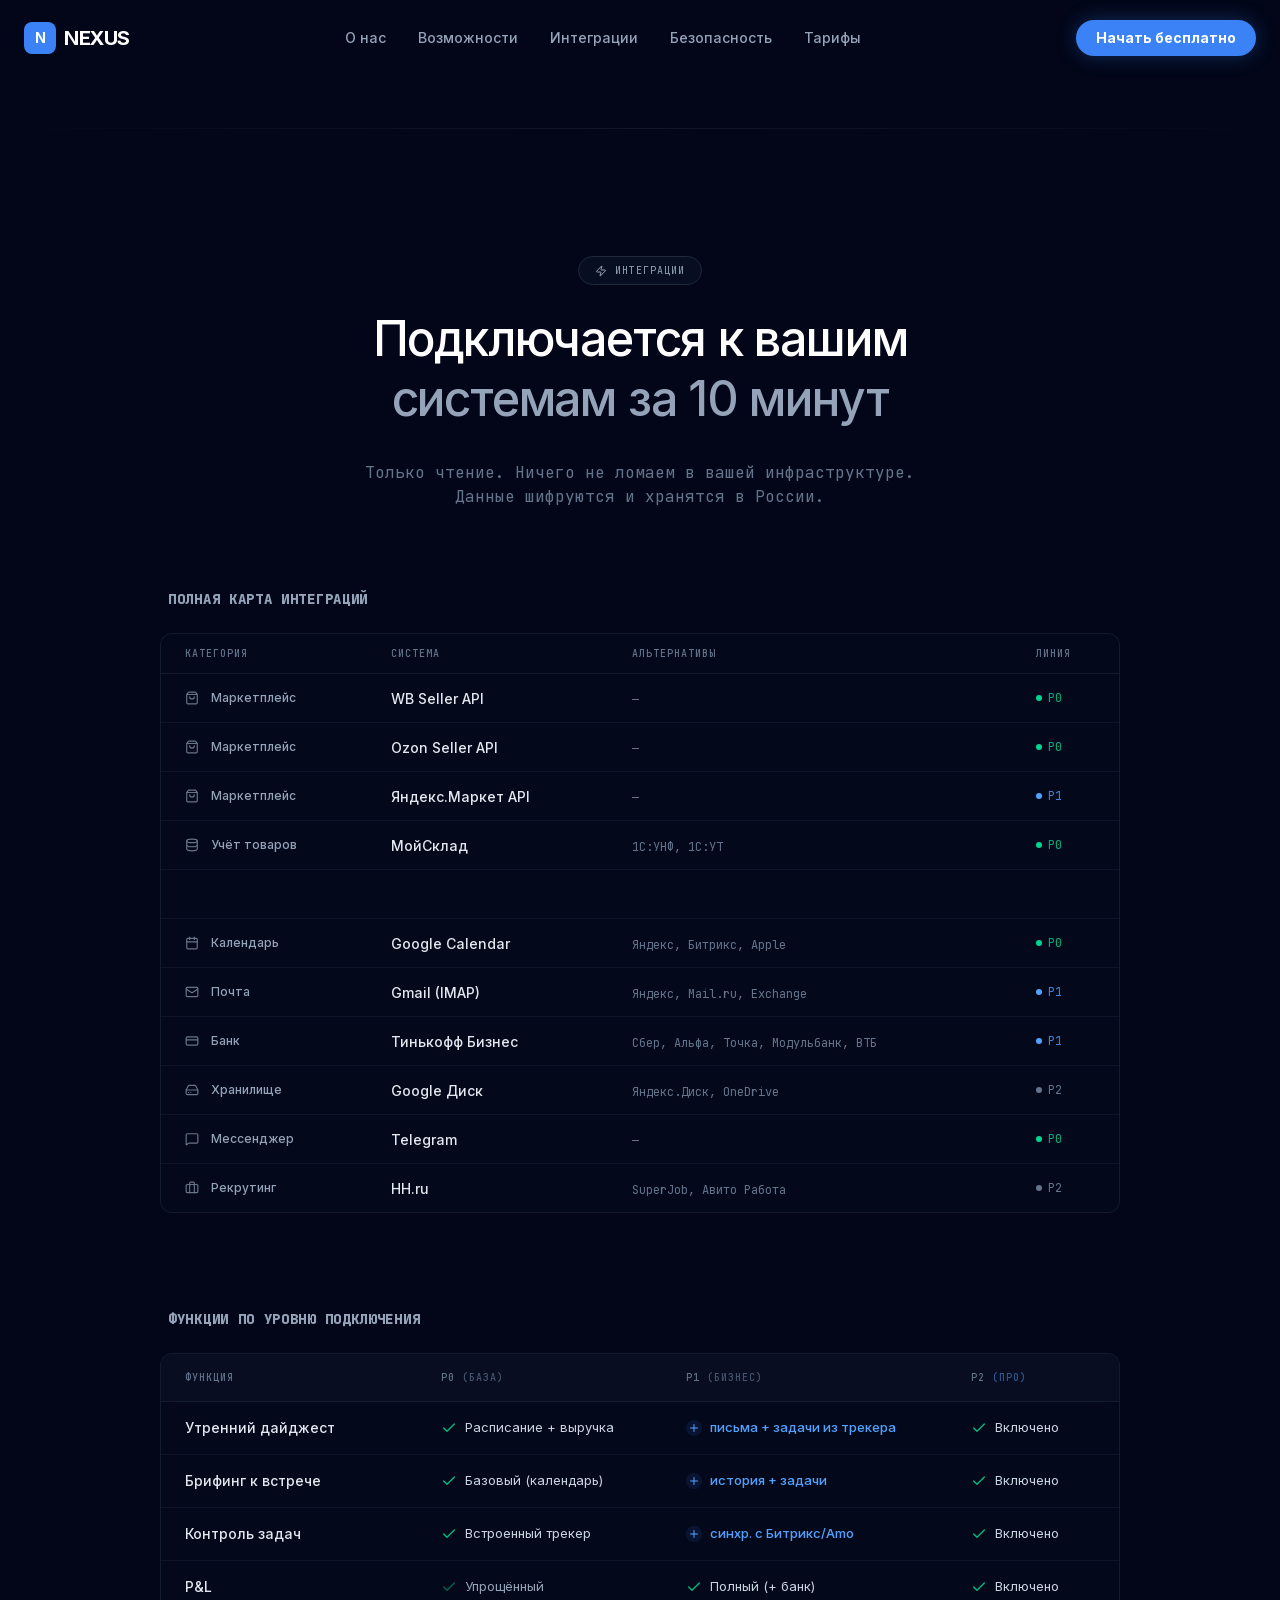
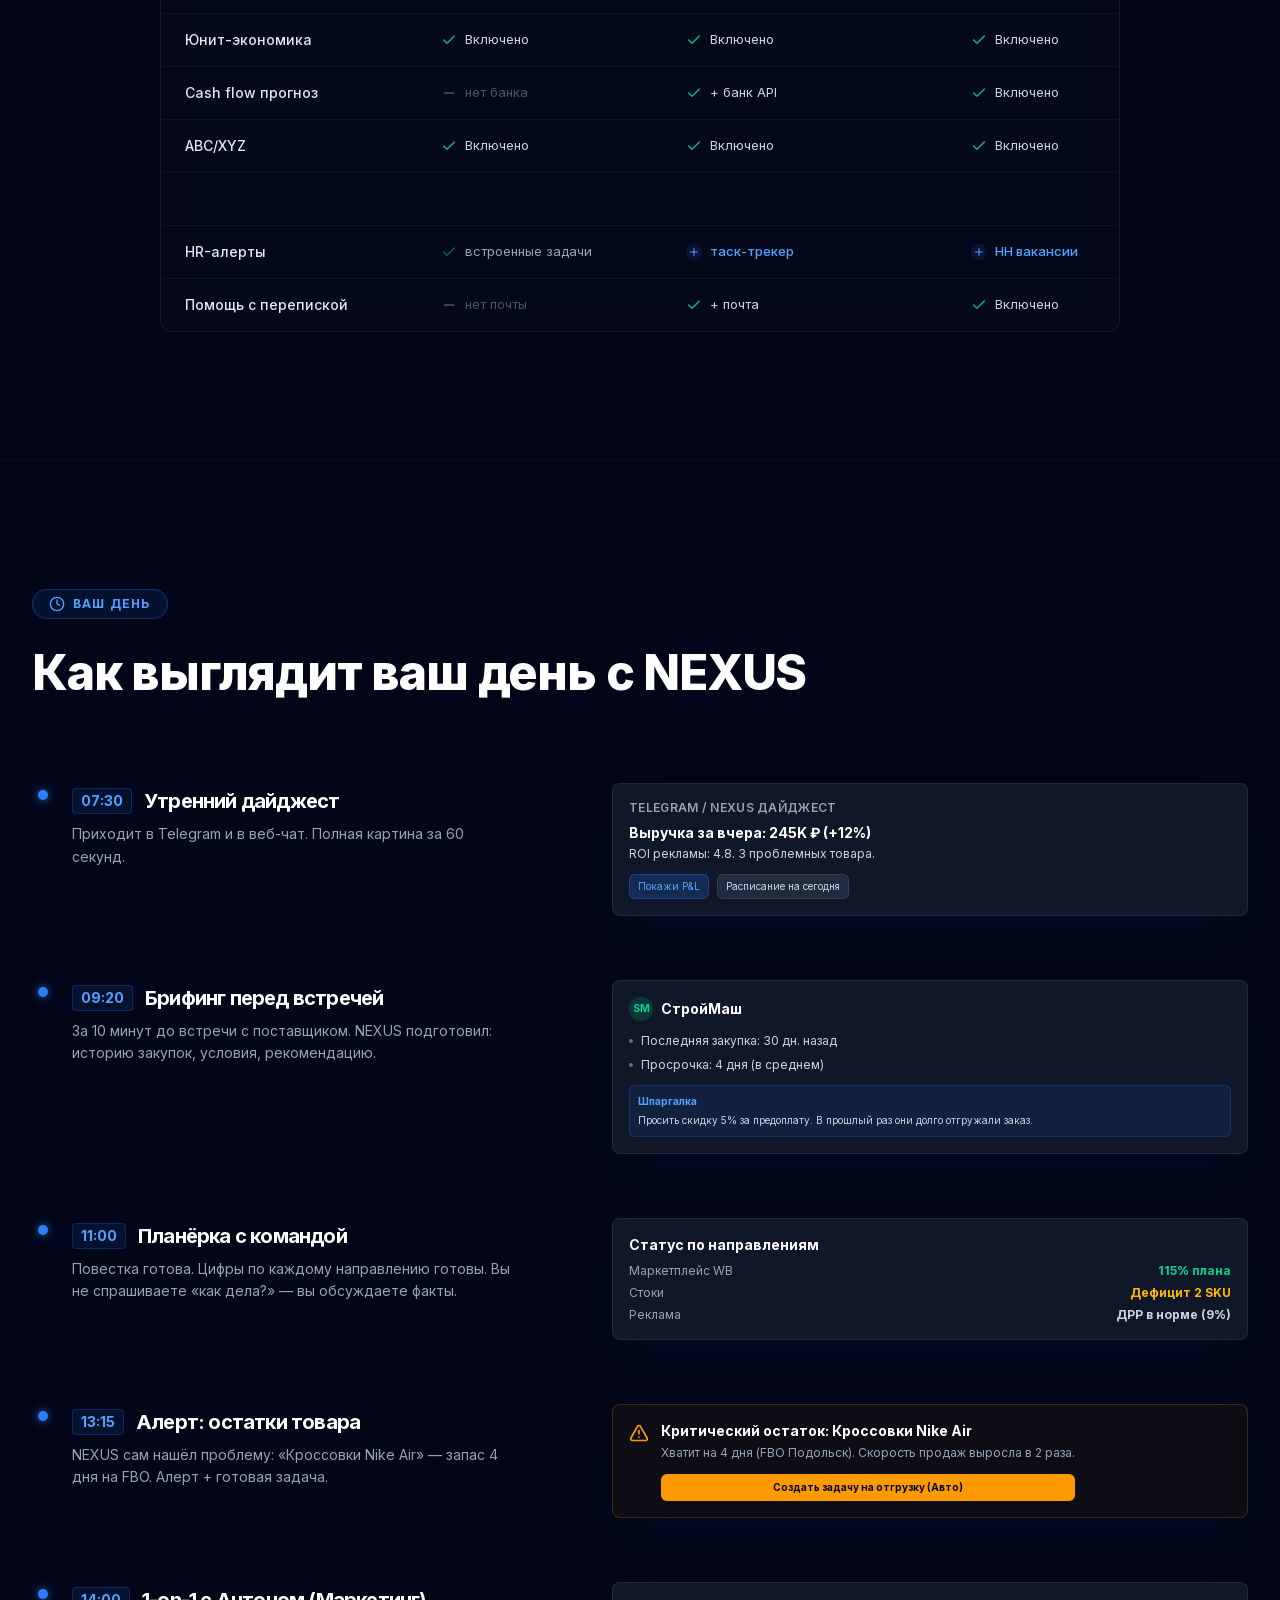
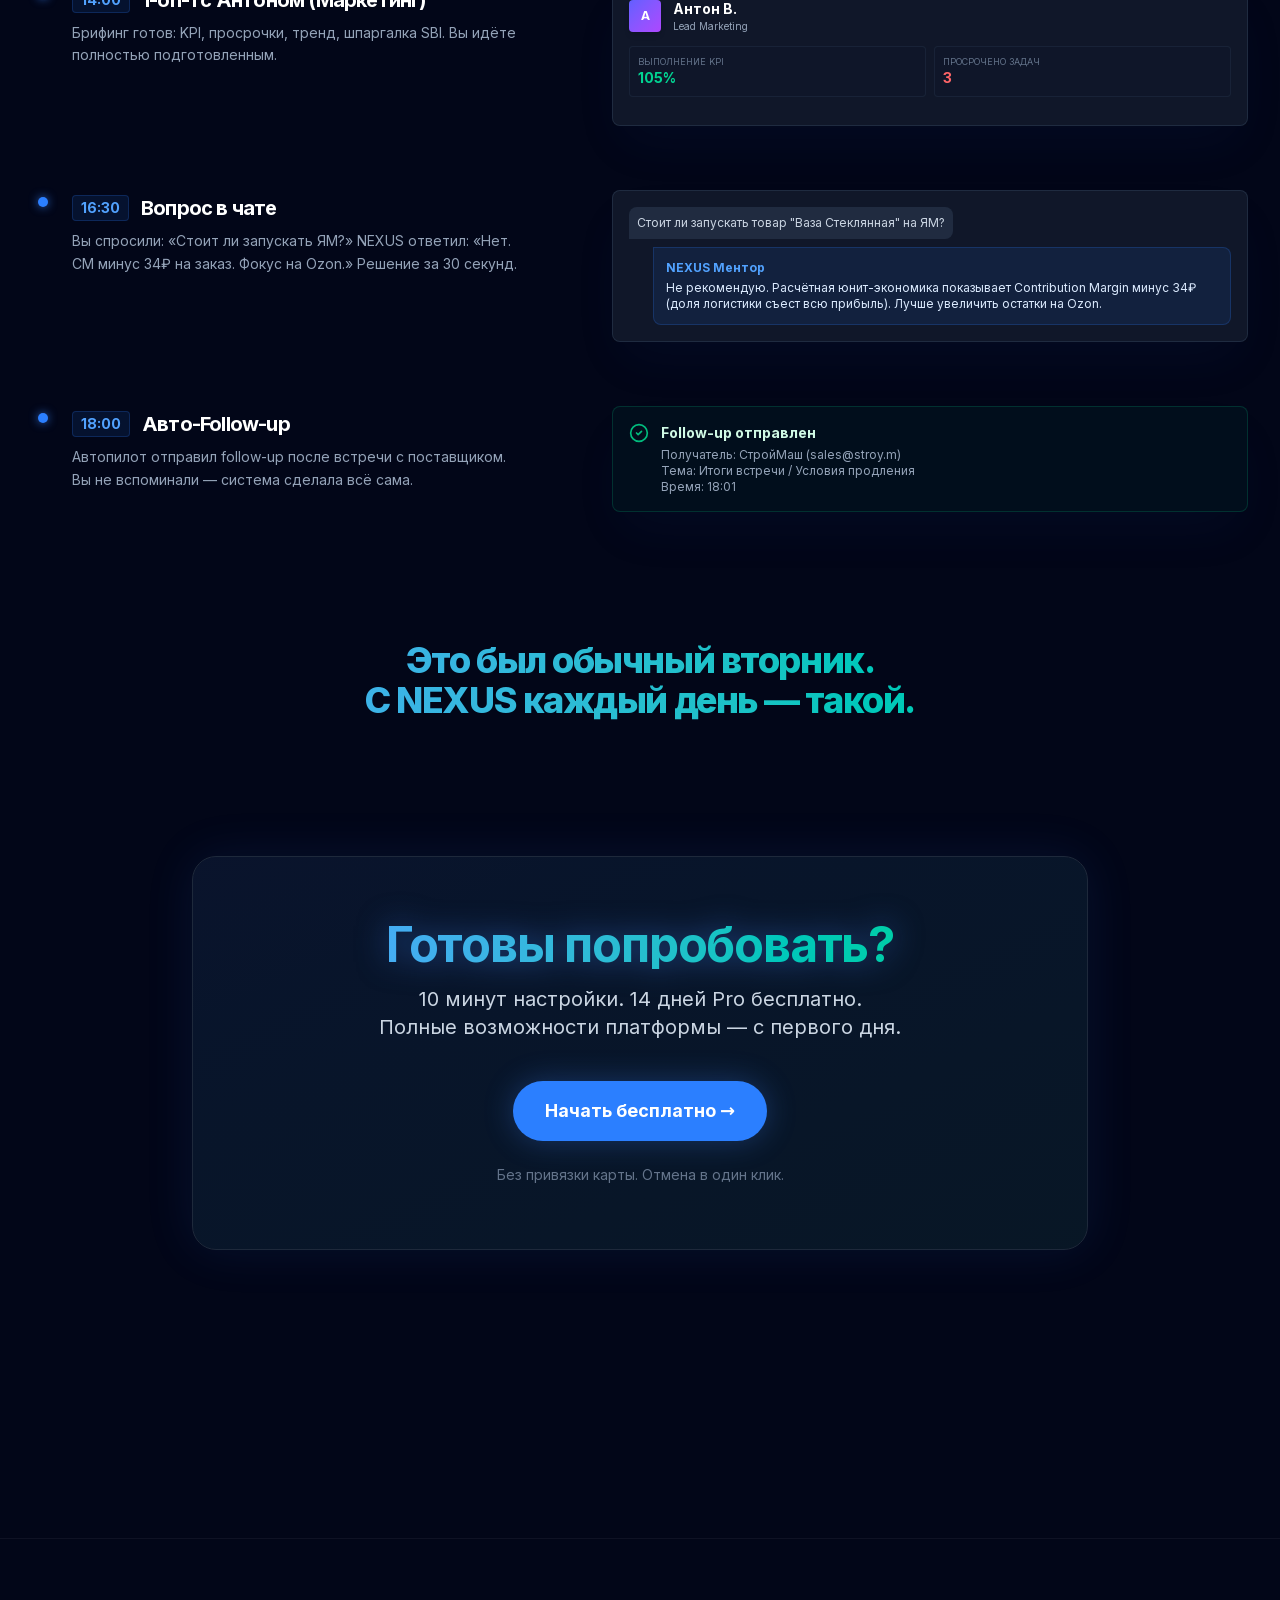
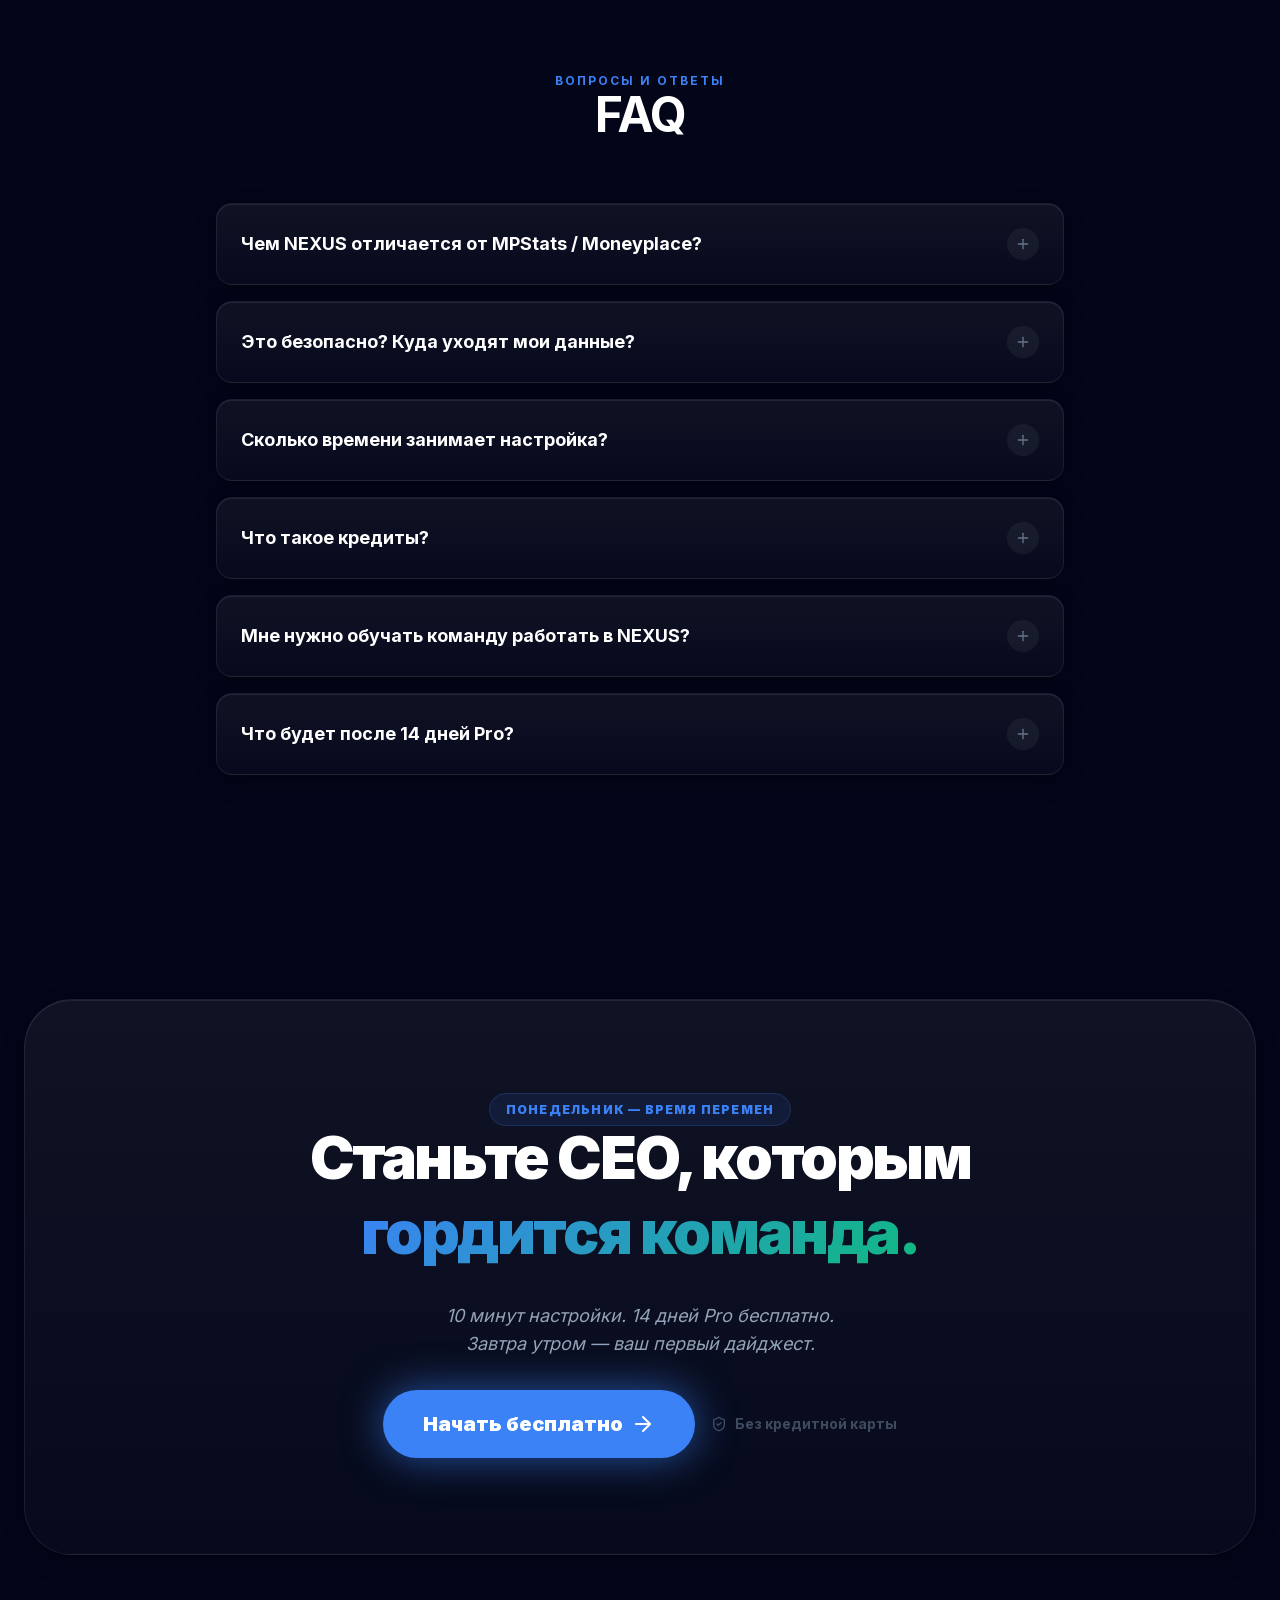
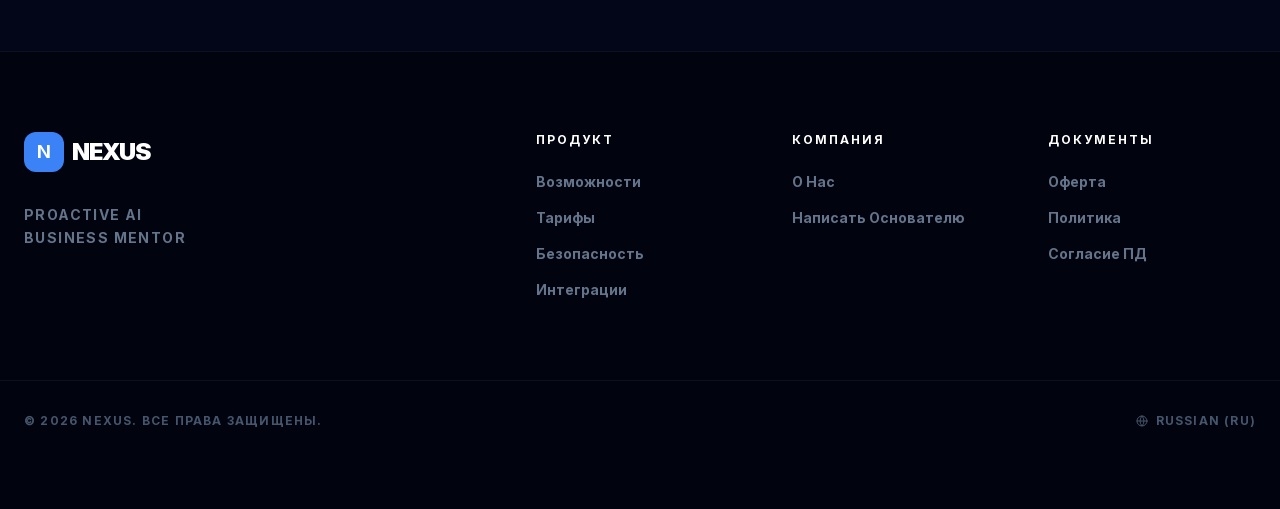
<file: integrations/index.html>
<!DOCTYPE html><!--Qy7w1eVXY539Rjby6U1yX--><html lang="ru"><head><meta charSet="utf-8"/><meta name="viewport" content="width=device-width, initial-scale=1"/><link rel="preload" href="/_next/static/media/70bc3e132a0a741e-s.p.15008bfb.woff2" as="font" crossorigin="" type="font/woff2"/><link rel="preload" href="/_next/static/media/83afe278b6a6bb3c-s.p.3a6ba036.woff2" as="font" crossorigin="" type="font/woff2"/><link rel="preload" href="/_next/static/media/9c72aa0f40e4eef8-s.p.18a48cbc.woff2" as="font" crossorigin="" type="font/woff2"/><link rel="stylesheet" href="/_next/static/chunks/08582c0ec1dc6f78.css" data-precedence="next"/><link rel="stylesheet" href="/_next/static/chunks/c664c63d59afc863.css" data-precedence="next"/><link rel="preload" as="script" fetchPriority="low" href="/_next/static/chunks/f05fe5d17f93a808.js"/><script src="/_next/static/chunks/806bdb8e4a6a9b95.js" async=""></script><script src="/_next/static/chunks/f2f58a7e93290fbb.js" async=""></script><script src="/_next/static/chunks/b583d0a9991c0a6a.js" async=""></script><script src="/_next/static/chunks/turbopack-de8898c3b1b37728.js" async=""></script><script src="/_next/static/chunks/515ed2c0c4397f89.js" async=""></script><script src="/_next/static/chunks/4068ac6383e218d8.js" async=""></script><script src="/_next/static/chunks/7152edf315c1fc60.js" async=""></script><script src="/_next/static/chunks/ff1a16fafef87110.js" async=""></script><script src="/_next/static/chunks/a2dfb6fc5208ab9b.js" async=""></script><script src="/_next/static/chunks/c9f0e0f849417637.js" async=""></script><script src="/_next/static/chunks/1e9f768250e0891c.js" async=""></script><script src="/_next/static/chunks/7ef07873f1948000.js" async=""></script><meta name="next-size-adjust" content=""/><title>Интеграции | NEXUS</title><meta name="description" content="Настройте подключения за 10 минут. NEXUS интегрируется с маркетплейсами, системами учёта, банками и мессенджерами."/><link rel="icon" href="/favicon.ico?favicon.0b3bf435.ico" sizes="256x256" type="image/x-icon"/><script src="/_next/static/chunks/a6dad97d9634a72d.js" noModule=""></script></head><body class="inter_ed26c892-module__0Hd1FG__variable jetbrains_mono_7d65b77b-module__VxV-Ta__variable antialiased selection:bg-accent/30"><div hidden=""><!--$--><!--/$--></div><div class="fixed inset-0 bg-grid -z-10"></div><div class="fixed inset-0 bg-noise -z-10"></div><main class="relative min-h-screen bg-slate-950"><nav class="fixed top-0 left-0 right-0 z-50 transition-all duration-300 border-b border-transparent bg-transparent py-5"><div class="container mx-auto px-6 flex items-center justify-between"><a class="flex items-center gap-2 group" href="/"><div class="w-8 h-8 rounded-lg bg-accent flex items-center justify-center text-white font-bold text-sm group-hover:scale-110 transition-transform">N</div><span class="text-xl font-bold tracking-tight text-white">NEXUS</span></a><div class="hidden md:flex items-center gap-6 lg:gap-8"><a class="text-sm font-medium text-slate-400 hover:text-white transition-colors" href="/about/">О нас</a><a class="text-sm font-medium text-slate-400 hover:text-white transition-colors" href="/features/">Возможности</a><a class="text-sm font-medium text-slate-400 hover:text-white transition-colors" href="/integrations/">Интеграции</a><a class="text-sm font-medium text-slate-400 hover:text-white transition-colors" href="/security/">Безопасность</a><a class="text-sm font-medium text-slate-400 hover:text-white transition-colors" href="/pricing/">Тарифы</a></div><div><div class="relative inline-block relative group"><button class="bg-accent hover:bg-accent/90 text-white px-5 py-2 rounded-full text-sm font-bold transition-all group-hover:scale-105 active:scale-95 shadow-[0_0_20px_rgba(59,130,246,0.3)]">Начать бесплатно</button></div></div></div><div class="absolute bottom-0 left-0 h-[2px] bg-accent transition-all duration-150" style="width:0%"></div></nav><div class="pt-24 lg:pt-32 flex flex-col"><section class="relative w-full py-16 md:py-32 bg-slate-950 border-b border-slate-900/50" id="integrations"><div class="absolute top-0 inset-x-0 h-px bg-gradient-to-r from-transparent via-slate-800 to-transparent opacity-50"></div><div class="container mx-auto px-4 md:px-8 max-w-5xl relative z-10"><div class="text-center max-w-3xl mx-auto mb-20"><div class="inline-flex items-center px-4 py-1.5 rounded-full border border-slate-800 bg-slate-900/50 mb-6" style="opacity:0;transform:scale(0.9)"><svg xmlns="http://www.w3.org/2000/svg" width="24" height="24" viewBox="0 0 24 24" fill="none" stroke="currentColor" stroke-width="2" stroke-linecap="round" stroke-linejoin="round" class="lucide lucide-zap w-3 h-3 text-slate-400 mr-2" aria-hidden="true"><path d="M4 14a1 1 0 0 1-.78-1.63l9.9-10.2a.5.5 0 0 1 .86.46l-1.92 6.02A1 1 0 0 0 13 10h7a1 1 0 0 1 .78 1.63l-9.9 10.2a.5.5 0 0 1-.86-.46l1.92-6.02A1 1 0 0 0 11 14z"></path></svg><span class="text-[10px] font-mono tracking-widest text-slate-400 uppercase">Интеграции</span></div><h1 class="text-4xl md:text-5xl font-medium tracking-tight text-white leading-tight mb-8" style="opacity:0;transform:translateY(20px)">Подключается к вашим <br class="hidden md:block"/><span class="text-slate-400">системам за 10 минут</span></h1><p class="text-base text-slate-500 font-mono max-w-xl mx-auto" style="opacity:0;transform:translateY(20px)">Только чтение. Ничего не ломаем в вашей инфраструктуре. Данные шифруются и хранятся в России.</p></div><div class="mb-24" style="opacity:0;transform:translateY(30px)"><div class="flex items-center justify-between gap-4 mb-6 px-2"><h3 class="text-sm font-mono uppercase tracking-wider text-slate-400">Полная карта интеграций</h3></div><div class="border border-slate-800/60 bg-slate-900/20 rounded-xl overflow-hidden backdrop-blur-md"><table class="w-full text-left border-collapse"><thead><tr class="border-b border-slate-800/60 text-[10px] font-mono uppercase tracking-widest text-slate-500"><th class="py-3 px-6 font-medium">Категория</th><th class="py-3 px-6 font-medium">Система</th><th class="py-3 px-6 font-medium hidden md:table-cell">Альтернативы</th><th class="py-3 px-6 font-medium">Линия</th></tr></thead><tbody class="divide-y divide-slate-800/40"><tr class="group hover:bg-slate-800/20 transition-colors" style="opacity:0;transform:translateY(5px)"><td class="py-3 px-6"><div class="flex items-center gap-3 text-slate-400"><svg xmlns="http://www.w3.org/2000/svg" width="24" height="24" viewBox="0 0 24 24" fill="none" stroke="currentColor" stroke-width="2" stroke-linecap="round" stroke-linejoin="round" class="lucide lucide-shopping-bag w-3.5 h-3.5 opacity-70" aria-hidden="true"><path d="M16 10a4 4 0 0 1-8 0"></path><path d="M3.103 6.034h17.794"></path><path d="M3.4 5.467a2 2 0 0 0-.4 1.2V20a2 2 0 0 0 2 2h14a2 2 0 0 0 2-2V6.667a2 2 0 0 0-.4-1.2l-2-2.667A2 2 0 0 0 17 2H7a2 2 0 0 0-1.6.8z"></path></svg><span class="text-xs font-medium">Маркетплейс</span></div></td><td class="py-3 px-6"><span class="text-sm font-medium text-slate-200">WB Seller API</span></td><td class="py-3 px-6 hidden md:table-cell"><span class="text-xs font-mono text-slate-500">—</span></td><td class="py-3 px-6"><span class="flex items-center gap-1.5 text-xs font-mono text-emerald-400/80"><span class="w-1.5 h-1.5 rounded-full bg-emerald-400"></span>P0</span></td></tr><tr class="group hover:bg-slate-800/20 transition-colors" style="opacity:0;transform:translateY(5px)"><td class="py-3 px-6"><div class="flex items-center gap-3 text-slate-400"><svg xmlns="http://www.w3.org/2000/svg" width="24" height="24" viewBox="0 0 24 24" fill="none" stroke="currentColor" stroke-width="2" stroke-linecap="round" stroke-linejoin="round" class="lucide lucide-shopping-bag w-3.5 h-3.5 opacity-70" aria-hidden="true"><path d="M16 10a4 4 0 0 1-8 0"></path><path d="M3.103 6.034h17.794"></path><path d="M3.4 5.467a2 2 0 0 0-.4 1.2V20a2 2 0 0 0 2 2h14a2 2 0 0 0 2-2V6.667a2 2 0 0 0-.4-1.2l-2-2.667A2 2 0 0 0 17 2H7a2 2 0 0 0-1.6.8z"></path></svg><span class="text-xs font-medium">Маркетплейс</span></div></td><td class="py-3 px-6"><span class="text-sm font-medium text-slate-200">Ozon Seller API</span></td><td class="py-3 px-6 hidden md:table-cell"><span class="text-xs font-mono text-slate-500">—</span></td><td class="py-3 px-6"><span class="flex items-center gap-1.5 text-xs font-mono text-emerald-400/80"><span class="w-1.5 h-1.5 rounded-full bg-emerald-400"></span>P0</span></td></tr><tr class="group hover:bg-slate-800/20 transition-colors" style="opacity:0;transform:translateY(5px)"><td class="py-3 px-6"><div class="flex items-center gap-3 text-slate-400"><svg xmlns="http://www.w3.org/2000/svg" width="24" height="24" viewBox="0 0 24 24" fill="none" stroke="currentColor" stroke-width="2" stroke-linecap="round" stroke-linejoin="round" class="lucide lucide-shopping-bag w-3.5 h-3.5 opacity-70" aria-hidden="true"><path d="M16 10a4 4 0 0 1-8 0"></path><path d="M3.103 6.034h17.794"></path><path d="M3.4 5.467a2 2 0 0 0-.4 1.2V20a2 2 0 0 0 2 2h14a2 2 0 0 0 2-2V6.667a2 2 0 0 0-.4-1.2l-2-2.667A2 2 0 0 0 17 2H7a2 2 0 0 0-1.6.8z"></path></svg><span class="text-xs font-medium">Маркетплейс</span></div></td><td class="py-3 px-6"><span class="text-sm font-medium text-slate-200">Яндекс.Маркет API</span></td><td class="py-3 px-6 hidden md:table-cell"><span class="text-xs font-mono text-slate-500">—</span></td><td class="py-3 px-6"><span class="flex items-center gap-1.5 text-xs font-mono text-blue-400/80"><span class="w-1.5 h-1.5 rounded-full bg-blue-400"></span>P1</span></td></tr><tr class="group hover:bg-slate-800/20 transition-colors" style="opacity:0;transform:translateY(5px)"><td class="py-3 px-6"><div class="flex items-center gap-3 text-slate-400"><svg xmlns="http://www.w3.org/2000/svg" width="24" height="24" viewBox="0 0 24 24" fill="none" stroke="currentColor" stroke-width="2" stroke-linecap="round" stroke-linejoin="round" class="lucide lucide-database w-3.5 h-3.5 opacity-70" aria-hidden="true"><ellipse cx="12" cy="5" rx="9" ry="3"></ellipse><path d="M3 5V19A9 3 0 0 0 21 19V5"></path><path d="M3 12A9 3 0 0 0 21 12"></path></svg><span class="text-xs font-medium">Учёт товаров</span></div></td><td class="py-3 px-6"><span class="text-sm font-medium text-slate-200">МойСклад</span></td><td class="py-3 px-6 hidden md:table-cell"><span class="text-xs font-mono text-slate-500">1С:УНФ, 1С:УТ</span></td><td class="py-3 px-6"><span class="flex items-center gap-1.5 text-xs font-mono text-emerald-400/80"><span class="w-1.5 h-1.5 rounded-full bg-emerald-400"></span>P0</span></td></tr><tr class="group hover:bg-slate-800/20 transition-colors" style="opacity:0;transform:translateY(5px)"><td class="py-3 px-6"><div class="flex items-center gap-3 text-slate-400"><svg xmlns="http://www.w3.org/2000/svg" width="24" height="24" viewBox="0 0 24 24" fill="none" stroke="currentColor" stroke-width="2" stroke-linecap="round" stroke-linejoin="round" class="lucide lucide-layout-dashboard w-3.5 h-3.5 opacity-70" aria-hidden="true"><rect width="7" height="9" x="3" y="3" rx="1"></rect><rect width="7" height="5" x="14" y="3" rx="1"></rect><rect width="7" height="9" x="14" y="12" rx="1"></rect><rect width="7" height="5" x="3" y="16" rx="1"></rect></svg><span class="text-xs font-medium">Таск-трекер</span></div></td><td class="py-3 px-6"><span class="text-sm font-medium text-slate-200">Битрикс24</span></td><td class="py-3 px-6 hidden md:table-cell"><span class="text-xs font-mono text-slate-500">AmoCRM, Kaiten, Planfix, Яндекс.Трекер</span></td><td class="py-3 px-6"><span class="flex items-center gap-1.5 text-xs font-mono text-blue-400/80"><span class="w-1.5 h-1.5 rounded-full bg-blue-400"></span>P1</span></td></tr><tr class="group hover:bg-slate-800/20 transition-colors" style="opacity:0;transform:translateY(5px)"><td class="py-3 px-6"><div class="flex items-center gap-3 text-slate-400"><svg xmlns="http://www.w3.org/2000/svg" width="24" height="24" viewBox="0 0 24 24" fill="none" stroke="currentColor" stroke-width="2" stroke-linecap="round" stroke-linejoin="round" class="lucide lucide-calendar w-3.5 h-3.5 opacity-70" aria-hidden="true"><path d="M8 2v4"></path><path d="M16 2v4"></path><rect width="18" height="18" x="3" y="4" rx="2"></rect><path d="M3 10h18"></path></svg><span class="text-xs font-medium">Календарь</span></div></td><td class="py-3 px-6"><span class="text-sm font-medium text-slate-200">Google Calendar</span></td><td class="py-3 px-6 hidden md:table-cell"><span class="text-xs font-mono text-slate-500">Яндекс, Битрикс, Apple</span></td><td class="py-3 px-6"><span class="flex items-center gap-1.5 text-xs font-mono text-emerald-400/80"><span class="w-1.5 h-1.5 rounded-full bg-emerald-400"></span>P0</span></td></tr><tr class="group hover:bg-slate-800/20 transition-colors" style="opacity:0;transform:translateY(5px)"><td class="py-3 px-6"><div class="flex items-center gap-3 text-slate-400"><svg xmlns="http://www.w3.org/2000/svg" width="24" height="24" viewBox="0 0 24 24" fill="none" stroke="currentColor" stroke-width="2" stroke-linecap="round" stroke-linejoin="round" class="lucide lucide-mail w-3.5 h-3.5 opacity-70" aria-hidden="true"><path d="m22 7-8.991 5.727a2 2 0 0 1-2.009 0L2 7"></path><rect x="2" y="4" width="20" height="16" rx="2"></rect></svg><span class="text-xs font-medium">Почта</span></div></td><td class="py-3 px-6"><span class="text-sm font-medium text-slate-200">Gmail (IMAP)</span></td><td class="py-3 px-6 hidden md:table-cell"><span class="text-xs font-mono text-slate-500">Яндекс, Mail.ru, Exchange</span></td><td class="py-3 px-6"><span class="flex items-center gap-1.5 text-xs font-mono text-blue-400/80"><span class="w-1.5 h-1.5 rounded-full bg-blue-400"></span>P1</span></td></tr><tr class="group hover:bg-slate-800/20 transition-colors" style="opacity:0;transform:translateY(5px)"><td class="py-3 px-6"><div class="flex items-center gap-3 text-slate-400"><svg xmlns="http://www.w3.org/2000/svg" width="24" height="24" viewBox="0 0 24 24" fill="none" stroke="currentColor" stroke-width="2" stroke-linecap="round" stroke-linejoin="round" class="lucide lucide-credit-card w-3.5 h-3.5 opacity-70" aria-hidden="true"><rect width="20" height="14" x="2" y="5" rx="2"></rect><line x1="2" x2="22" y1="10" y2="10"></line></svg><span class="text-xs font-medium">Банк</span></div></td><td class="py-3 px-6"><span class="text-sm font-medium text-slate-200">Тинькофф Бизнес</span></td><td class="py-3 px-6 hidden md:table-cell"><span class="text-xs font-mono text-slate-500">Сбер, Альфа, Точка, Модульбанк, ВТБ</span></td><td class="py-3 px-6"><span class="flex items-center gap-1.5 text-xs font-mono text-blue-400/80"><span class="w-1.5 h-1.5 rounded-full bg-blue-400"></span>P1</span></td></tr><tr class="group hover:bg-slate-800/20 transition-colors" style="opacity:0;transform:translateY(5px)"><td class="py-3 px-6"><div class="flex items-center gap-3 text-slate-400"><svg xmlns="http://www.w3.org/2000/svg" width="24" height="24" viewBox="0 0 24 24" fill="none" stroke="currentColor" stroke-width="2" stroke-linecap="round" stroke-linejoin="round" class="lucide lucide-hard-drive w-3.5 h-3.5 opacity-70" aria-hidden="true"><path d="M10 16h.01"></path><path d="M2.212 11.577a2 2 0 0 0-.212.896V18a2 2 0 0 0 2 2h16a2 2 0 0 0 2-2v-5.527a2 2 0 0 0-.212-.896L18.55 5.11A2 2 0 0 0 16.76 4H7.24a2 2 0 0 0-1.79 1.11z"></path><path d="M21.946 12.013H2.054"></path><path d="M6 16h.01"></path></svg><span class="text-xs font-medium">Хранилище</span></div></td><td class="py-3 px-6"><span class="text-sm font-medium text-slate-200">Google Диск</span></td><td class="py-3 px-6 hidden md:table-cell"><span class="text-xs font-mono text-slate-500">Яндекс.Диск, OneDrive</span></td><td class="py-3 px-6"><span class="flex items-center gap-1.5 text-xs font-mono text-slate-500"><span class="w-1.5 h-1.5 rounded-full bg-slate-500"></span>P2</span></td></tr><tr class="group hover:bg-slate-800/20 transition-colors" style="opacity:0;transform:translateY(5px)"><td class="py-3 px-6"><div class="flex items-center gap-3 text-slate-400"><svg xmlns="http://www.w3.org/2000/svg" width="24" height="24" viewBox="0 0 24 24" fill="none" stroke="currentColor" stroke-width="2" stroke-linecap="round" stroke-linejoin="round" class="lucide lucide-message-square w-3.5 h-3.5 opacity-70" aria-hidden="true"><path d="M22 17a2 2 0 0 1-2 2H6.828a2 2 0 0 0-1.414.586l-2.202 2.202A.71.71 0 0 1 2 21.286V5a2 2 0 0 1 2-2h16a2 2 0 0 1 2 2z"></path></svg><span class="text-xs font-medium">Мессенджер</span></div></td><td class="py-3 px-6"><span class="text-sm font-medium text-slate-200">Telegram</span></td><td class="py-3 px-6 hidden md:table-cell"><span class="text-xs font-mono text-slate-500">—</span></td><td class="py-3 px-6"><span class="flex items-center gap-1.5 text-xs font-mono text-emerald-400/80"><span class="w-1.5 h-1.5 rounded-full bg-emerald-400"></span>P0</span></td></tr><tr class="group hover:bg-slate-800/20 transition-colors" style="opacity:0;transform:translateY(5px)"><td class="py-3 px-6"><div class="flex items-center gap-3 text-slate-400"><svg xmlns="http://www.w3.org/2000/svg" width="24" height="24" viewBox="0 0 24 24" fill="none" stroke="currentColor" stroke-width="2" stroke-linecap="round" stroke-linejoin="round" class="lucide lucide-briefcase w-3.5 h-3.5 opacity-70" aria-hidden="true"><path d="M16 20V4a2 2 0 0 0-2-2h-4a2 2 0 0 0-2 2v16"></path><rect width="20" height="14" x="2" y="6" rx="2"></rect></svg><span class="text-xs font-medium">Рекрутинг</span></div></td><td class="py-3 px-6"><span class="text-sm font-medium text-slate-200">HH.ru</span></td><td class="py-3 px-6 hidden md:table-cell"><span class="text-xs font-mono text-slate-500">SuperJob, Авито Работа</span></td><td class="py-3 px-6"><span class="flex items-center gap-1.5 text-xs font-mono text-slate-500"><span class="w-1.5 h-1.5 rounded-full bg-slate-500"></span>P2</span></td></tr></tbody></table></div></div><div style="opacity:0;transform:translateY(30px)"><div class="flex items-center justify-between gap-4 mb-6 px-2"><h3 class="text-sm font-mono uppercase tracking-wider text-slate-400">Функции по уровню подключения</h3></div><div class="border border-slate-800/60 bg-slate-900/20 rounded-xl overflow-hidden backdrop-blur-md"><table class="w-full text-left border-collapse"><thead><tr class="border-b border-slate-800/60 bg-slate-900/40 text-[10px] font-mono uppercase tracking-widest text-slate-500"><th class="py-4 px-6 font-medium w-64">Функция</th><th class="py-4 px-6 font-medium">P0 <span class="text-slate-600">(База)</span></th><th class="py-4 px-6 font-medium hidden sm:table-cell">P1 <span class="text-slate-600">(Бизнес)</span></th><th class="py-4 px-6 font-medium hidden lg:table-cell">P2 <span class="text-blue-400/50">(Про)</span></th></tr></thead><tbody class="divide-y divide-slate-800/40"><tr class="group hover:bg-slate-800/20 transition-colors" style="opacity:0;transform:translateY(5px)"><td class="py-4 px-6 text-sm font-medium text-slate-200">Утренний дайджест</td><td class="py-4 px-6"><div class="flex items-center gap-2 text-slate-300"><svg xmlns="http://www.w3.org/2000/svg" width="24" height="24" viewBox="0 0 24 24" fill="none" stroke="currentColor" stroke-width="2" stroke-linecap="round" stroke-linejoin="round" class="lucide lucide-check w-4 h-4 text-emerald-500" aria-hidden="true"><path d="M20 6 9 17l-5-5"></path></svg><span class="text-[13px]">Расписание + выручка</span></div></td><td class="py-4 px-6 hidden sm:table-cell"><div class="flex items-center gap-2 text-blue-400"><div class="w-4 h-4 rounded-full bg-blue-500/10 flex items-center justify-center shrink-0"><svg xmlns="http://www.w3.org/2000/svg" width="24" height="24" viewBox="0 0 24 24" fill="none" stroke="currentColor" stroke-width="2" stroke-linecap="round" stroke-linejoin="round" class="lucide lucide-plus w-3 h-3 text-blue-400" aria-hidden="true"><path d="M5 12h14"></path><path d="M12 5v14"></path></svg></div><span class="text-[13px] font-medium">письма + задачи из трекера</span></div></td><td class="py-4 px-6 hidden lg:table-cell"><div class="flex items-center gap-2 text-slate-300"><svg xmlns="http://www.w3.org/2000/svg" width="24" height="24" viewBox="0 0 24 24" fill="none" stroke="currentColor" stroke-width="2" stroke-linecap="round" stroke-linejoin="round" class="lucide lucide-check w-4 h-4 text-emerald-500" aria-hidden="true"><path d="M20 6 9 17l-5-5"></path></svg><span class="text-[13px]">Включено</span></div></td></tr><tr class="group hover:bg-slate-800/20 transition-colors" style="opacity:0;transform:translateY(5px)"><td class="py-4 px-6 text-sm font-medium text-slate-200">Брифинг к встрече</td><td class="py-4 px-6"><div class="flex items-center gap-2 text-slate-300"><svg xmlns="http://www.w3.org/2000/svg" width="24" height="24" viewBox="0 0 24 24" fill="none" stroke="currentColor" stroke-width="2" stroke-linecap="round" stroke-linejoin="round" class="lucide lucide-check w-4 h-4 text-emerald-500" aria-hidden="true"><path d="M20 6 9 17l-5-5"></path></svg><span class="text-[13px]">Базовый (календарь)</span></div></td><td class="py-4 px-6 hidden sm:table-cell"><div class="flex items-center gap-2 text-blue-400"><div class="w-4 h-4 rounded-full bg-blue-500/10 flex items-center justify-center shrink-0"><svg xmlns="http://www.w3.org/2000/svg" width="24" height="24" viewBox="0 0 24 24" fill="none" stroke="currentColor" stroke-width="2" stroke-linecap="round" stroke-linejoin="round" class="lucide lucide-plus w-3 h-3 text-blue-400" aria-hidden="true"><path d="M5 12h14"></path><path d="M12 5v14"></path></svg></div><span class="text-[13px] font-medium">история + задачи</span></div></td><td class="py-4 px-6 hidden lg:table-cell"><div class="flex items-center gap-2 text-slate-300"><svg xmlns="http://www.w3.org/2000/svg" width="24" height="24" viewBox="0 0 24 24" fill="none" stroke="currentColor" stroke-width="2" stroke-linecap="round" stroke-linejoin="round" class="lucide lucide-check w-4 h-4 text-emerald-500" aria-hidden="true"><path d="M20 6 9 17l-5-5"></path></svg><span class="text-[13px]">Включено</span></div></td></tr><tr class="group hover:bg-slate-800/20 transition-colors" style="opacity:0;transform:translateY(5px)"><td class="py-4 px-6 text-sm font-medium text-slate-200">Контроль задач</td><td class="py-4 px-6"><div class="flex items-center gap-2 text-slate-300"><svg xmlns="http://www.w3.org/2000/svg" width="24" height="24" viewBox="0 0 24 24" fill="none" stroke="currentColor" stroke-width="2" stroke-linecap="round" stroke-linejoin="round" class="lucide lucide-check w-4 h-4 text-emerald-500" aria-hidden="true"><path d="M20 6 9 17l-5-5"></path></svg><span class="text-[13px]">Встроенный трекер</span></div></td><td class="py-4 px-6 hidden sm:table-cell"><div class="flex items-center gap-2 text-blue-400"><div class="w-4 h-4 rounded-full bg-blue-500/10 flex items-center justify-center shrink-0"><svg xmlns="http://www.w3.org/2000/svg" width="24" height="24" viewBox="0 0 24 24" fill="none" stroke="currentColor" stroke-width="2" stroke-linecap="round" stroke-linejoin="round" class="lucide lucide-plus w-3 h-3 text-blue-400" aria-hidden="true"><path d="M5 12h14"></path><path d="M12 5v14"></path></svg></div><span class="text-[13px] font-medium">синхр. с Битрикс/Amo</span></div></td><td class="py-4 px-6 hidden lg:table-cell"><div class="flex items-center gap-2 text-slate-300"><svg xmlns="http://www.w3.org/2000/svg" width="24" height="24" viewBox="0 0 24 24" fill="none" stroke="currentColor" stroke-width="2" stroke-linecap="round" stroke-linejoin="round" class="lucide lucide-check w-4 h-4 text-emerald-500" aria-hidden="true"><path d="M20 6 9 17l-5-5"></path></svg><span class="text-[13px]">Включено</span></div></td></tr><tr class="group hover:bg-slate-800/20 transition-colors" style="opacity:0;transform:translateY(5px)"><td class="py-4 px-6 text-sm font-medium text-slate-200">P&amp;L</td><td class="py-4 px-6"><div class="flex items-center gap-2 text-slate-400"><svg xmlns="http://www.w3.org/2000/svg" width="24" height="24" viewBox="0 0 24 24" fill="none" stroke="currentColor" stroke-width="2" stroke-linecap="round" stroke-linejoin="round" class="lucide lucide-check w-4 h-4 text-emerald-500/50" aria-hidden="true"><path d="M20 6 9 17l-5-5"></path></svg><span class="text-[13px]">Упрощённый</span></div></td><td class="py-4 px-6 hidden sm:table-cell"><div class="flex items-center gap-2 text-slate-300"><svg xmlns="http://www.w3.org/2000/svg" width="24" height="24" viewBox="0 0 24 24" fill="none" stroke="currentColor" stroke-width="2" stroke-linecap="round" stroke-linejoin="round" class="lucide lucide-check w-4 h-4 text-emerald-500" aria-hidden="true"><path d="M20 6 9 17l-5-5"></path></svg><span class="text-[13px]">Полный (+ банк)</span></div></td><td class="py-4 px-6 hidden lg:table-cell"><div class="flex items-center gap-2 text-slate-300"><svg xmlns="http://www.w3.org/2000/svg" width="24" height="24" viewBox="0 0 24 24" fill="none" stroke="currentColor" stroke-width="2" stroke-linecap="round" stroke-linejoin="round" class="lucide lucide-check w-4 h-4 text-emerald-500" aria-hidden="true"><path d="M20 6 9 17l-5-5"></path></svg><span class="text-[13px]">Включено</span></div></td></tr><tr class="group hover:bg-slate-800/20 transition-colors" style="opacity:0;transform:translateY(5px)"><td class="py-4 px-6 text-sm font-medium text-slate-200">Юнит-экономика</td><td class="py-4 px-6"><div class="flex items-center gap-2 text-slate-300"><svg xmlns="http://www.w3.org/2000/svg" width="24" height="24" viewBox="0 0 24 24" fill="none" stroke="currentColor" stroke-width="2" stroke-linecap="round" stroke-linejoin="round" class="lucide lucide-check w-4 h-4 text-emerald-500" aria-hidden="true"><path d="M20 6 9 17l-5-5"></path></svg><span class="text-[13px]">Включено</span></div></td><td class="py-4 px-6 hidden sm:table-cell"><div class="flex items-center gap-2 text-slate-300"><svg xmlns="http://www.w3.org/2000/svg" width="24" height="24" viewBox="0 0 24 24" fill="none" stroke="currentColor" stroke-width="2" stroke-linecap="round" stroke-linejoin="round" class="lucide lucide-check w-4 h-4 text-emerald-500" aria-hidden="true"><path d="M20 6 9 17l-5-5"></path></svg><span class="text-[13px]">Включено</span></div></td><td class="py-4 px-6 hidden lg:table-cell"><div class="flex items-center gap-2 text-slate-300"><svg xmlns="http://www.w3.org/2000/svg" width="24" height="24" viewBox="0 0 24 24" fill="none" stroke="currentColor" stroke-width="2" stroke-linecap="round" stroke-linejoin="round" class="lucide lucide-check w-4 h-4 text-emerald-500" aria-hidden="true"><path d="M20 6 9 17l-5-5"></path></svg><span class="text-[13px]">Включено</span></div></td></tr><tr class="group hover:bg-slate-800/20 transition-colors" style="opacity:0;transform:translateY(5px)"><td class="py-4 px-6 text-sm font-medium text-slate-200">Cash flow прогноз</td><td class="py-4 px-6"><div class="flex items-center gap-2 text-slate-600"><svg xmlns="http://www.w3.org/2000/svg" width="24" height="24" viewBox="0 0 24 24" fill="none" stroke="currentColor" stroke-width="2" stroke-linecap="round" stroke-linejoin="round" class="lucide lucide-minus w-4 h-4" aria-hidden="true"><path d="M5 12h14"></path></svg><span class="text-[13px]">нет банка</span></div></td><td class="py-4 px-6 hidden sm:table-cell"><div class="flex items-center gap-2 text-slate-300"><svg xmlns="http://www.w3.org/2000/svg" width="24" height="24" viewBox="0 0 24 24" fill="none" stroke="currentColor" stroke-width="2" stroke-linecap="round" stroke-linejoin="round" class="lucide lucide-check w-4 h-4 text-emerald-500" aria-hidden="true"><path d="M20 6 9 17l-5-5"></path></svg><span class="text-[13px]">+ банк API</span></div></td><td class="py-4 px-6 hidden lg:table-cell"><div class="flex items-center gap-2 text-slate-300"><svg xmlns="http://www.w3.org/2000/svg" width="24" height="24" viewBox="0 0 24 24" fill="none" stroke="currentColor" stroke-width="2" stroke-linecap="round" stroke-linejoin="round" class="lucide lucide-check w-4 h-4 text-emerald-500" aria-hidden="true"><path d="M20 6 9 17l-5-5"></path></svg><span class="text-[13px]">Включено</span></div></td></tr><tr class="group hover:bg-slate-800/20 transition-colors" style="opacity:0;transform:translateY(5px)"><td class="py-4 px-6 text-sm font-medium text-slate-200">ABC/XYZ</td><td class="py-4 px-6"><div class="flex items-center gap-2 text-slate-300"><svg xmlns="http://www.w3.org/2000/svg" width="24" height="24" viewBox="0 0 24 24" fill="none" stroke="currentColor" stroke-width="2" stroke-linecap="round" stroke-linejoin="round" class="lucide lucide-check w-4 h-4 text-emerald-500" aria-hidden="true"><path d="M20 6 9 17l-5-5"></path></svg><span class="text-[13px]">Включено</span></div></td><td class="py-4 px-6 hidden sm:table-cell"><div class="flex items-center gap-2 text-slate-300"><svg xmlns="http://www.w3.org/2000/svg" width="24" height="24" viewBox="0 0 24 24" fill="none" stroke="currentColor" stroke-width="2" stroke-linecap="round" stroke-linejoin="round" class="lucide lucide-check w-4 h-4 text-emerald-500" aria-hidden="true"><path d="M20 6 9 17l-5-5"></path></svg><span class="text-[13px]">Включено</span></div></td><td class="py-4 px-6 hidden lg:table-cell"><div class="flex items-center gap-2 text-slate-300"><svg xmlns="http://www.w3.org/2000/svg" width="24" height="24" viewBox="0 0 24 24" fill="none" stroke="currentColor" stroke-width="2" stroke-linecap="round" stroke-linejoin="round" class="lucide lucide-check w-4 h-4 text-emerald-500" aria-hidden="true"><path d="M20 6 9 17l-5-5"></path></svg><span class="text-[13px]">Включено</span></div></td></tr><tr class="group hover:bg-slate-800/20 transition-colors" style="opacity:0;transform:translateY(5px)"><td class="py-4 px-6 text-sm font-medium text-slate-200">Рекламная аналитика</td><td class="py-4 px-6"><div class="flex items-center gap-2 text-slate-300"><svg xmlns="http://www.w3.org/2000/svg" width="24" height="24" viewBox="0 0 24 24" fill="none" stroke="currentColor" stroke-width="2" stroke-linecap="round" stroke-linejoin="round" class="lucide lucide-check w-4 h-4 text-emerald-500" aria-hidden="true"><path d="M20 6 9 17l-5-5"></path></svg><span class="text-[13px]">WB + Ozon</span></div></td><td class="py-4 px-6 hidden sm:table-cell"><div class="flex items-center gap-2 text-blue-400"><div class="w-4 h-4 rounded-full bg-blue-500/10 flex items-center justify-center shrink-0"><svg xmlns="http://www.w3.org/2000/svg" width="24" height="24" viewBox="0 0 24 24" fill="none" stroke="currentColor" stroke-width="2" stroke-linecap="round" stroke-linejoin="round" class="lucide lucide-plus w-3 h-3 text-blue-400" aria-hidden="true"><path d="M5 12h14"></path><path d="M12 5v14"></path></svg></div><span class="text-[13px] font-medium">ЯМ</span></div></td><td class="py-4 px-6 hidden lg:table-cell"><div class="flex items-center gap-2 text-slate-300"><svg xmlns="http://www.w3.org/2000/svg" width="24" height="24" viewBox="0 0 24 24" fill="none" stroke="currentColor" stroke-width="2" stroke-linecap="round" stroke-linejoin="round" class="lucide lucide-check w-4 h-4 text-emerald-500" aria-hidden="true"><path d="M20 6 9 17l-5-5"></path></svg><span class="text-[13px]">Включено</span></div></td></tr><tr class="group hover:bg-slate-800/20 transition-colors" style="opacity:0;transform:translateY(5px)"><td class="py-4 px-6 text-sm font-medium text-slate-200">HR-алерты</td><td class="py-4 px-6"><div class="flex items-center gap-2 text-slate-400"><svg xmlns="http://www.w3.org/2000/svg" width="24" height="24" viewBox="0 0 24 24" fill="none" stroke="currentColor" stroke-width="2" stroke-linecap="round" stroke-linejoin="round" class="lucide lucide-check w-4 h-4 text-emerald-500/50" aria-hidden="true"><path d="M20 6 9 17l-5-5"></path></svg><span class="text-[13px]">встроенные задачи</span></div></td><td class="py-4 px-6 hidden sm:table-cell"><div class="flex items-center gap-2 text-blue-400"><div class="w-4 h-4 rounded-full bg-blue-500/10 flex items-center justify-center shrink-0"><svg xmlns="http://www.w3.org/2000/svg" width="24" height="24" viewBox="0 0 24 24" fill="none" stroke="currentColor" stroke-width="2" stroke-linecap="round" stroke-linejoin="round" class="lucide lucide-plus w-3 h-3 text-blue-400" aria-hidden="true"><path d="M5 12h14"></path><path d="M12 5v14"></path></svg></div><span class="text-[13px] font-medium">таск-трекер</span></div></td><td class="py-4 px-6 hidden lg:table-cell"><div class="flex items-center gap-2 text-blue-400"><div class="w-4 h-4 rounded-full bg-blue-500/10 flex items-center justify-center shrink-0"><svg xmlns="http://www.w3.org/2000/svg" width="24" height="24" viewBox="0 0 24 24" fill="none" stroke="currentColor" stroke-width="2" stroke-linecap="round" stroke-linejoin="round" class="lucide lucide-plus w-3 h-3 text-blue-400" aria-hidden="true"><path d="M5 12h14"></path><path d="M12 5v14"></path></svg></div><span class="text-[13px] font-medium">HH вакансии</span></div></td></tr><tr class="group hover:bg-slate-800/20 transition-colors" style="opacity:0;transform:translateY(5px)"><td class="py-4 px-6 text-sm font-medium text-slate-200">Помощь с перепиской</td><td class="py-4 px-6"><div class="flex items-center gap-2 text-slate-600"><svg xmlns="http://www.w3.org/2000/svg" width="24" height="24" viewBox="0 0 24 24" fill="none" stroke="currentColor" stroke-width="2" stroke-linecap="round" stroke-linejoin="round" class="lucide lucide-minus w-4 h-4" aria-hidden="true"><path d="M5 12h14"></path></svg><span class="text-[13px]">нет почты</span></div></td><td class="py-4 px-6 hidden sm:table-cell"><div class="flex items-center gap-2 text-slate-300"><svg xmlns="http://www.w3.org/2000/svg" width="24" height="24" viewBox="0 0 24 24" fill="none" stroke="currentColor" stroke-width="2" stroke-linecap="round" stroke-linejoin="round" class="lucide lucide-check w-4 h-4 text-emerald-500" aria-hidden="true"><path d="M20 6 9 17l-5-5"></path></svg><span class="text-[13px]">+ почта</span></div></td><td class="py-4 px-6 hidden lg:table-cell"><div class="flex items-center gap-2 text-slate-300"><svg xmlns="http://www.w3.org/2000/svg" width="24" height="24" viewBox="0 0 24 24" fill="none" stroke="currentColor" stroke-width="2" stroke-linecap="round" stroke-linejoin="round" class="lucide lucide-check w-4 h-4 text-emerald-500" aria-hidden="true"><path d="M20 6 9 17l-5-5"></path></svg><span class="text-[13px]">Включено</span></div></td></tr></tbody></table></div></div></div></section><section class="relative w-full py-20 md:py-32 bg-slate-950 overflow-hidden"><div class="container mx-auto px-4 md:px-8 max-w-7xl relative z-10"><div class="mb-20"><div class="inline-flex items-center px-4 py-1.5 rounded-full border border-blue-500/30 bg-blue-500/10 mb-6" style="opacity:0;transform:scale(0.9)"><svg xmlns="http://www.w3.org/2000/svg" width="24" height="24" viewBox="0 0 24 24" fill="none" stroke="currentColor" stroke-width="2" stroke-linecap="round" stroke-linejoin="round" class="lucide lucide-clock w-4 h-4 text-blue-400 mr-2" aria-hidden="true"><circle cx="12" cy="12" r="10"></circle><path d="M12 6v6l4 2"></path></svg><span class="text-xs font-bold tracking-widest text-blue-400 uppercase">ВАШ ДЕНЬ</span></div><h2 class="text-3xl md:text-5xl font-extrabold tracking-tight text-white leading-tight" style="opacity:0;transform:translateY(20px)">Как выглядит ваш день с NEXUS</h2></div><div class="relative pl-6 md:pl-10"><div class="absolute left-[7px] md:left-[19px] top-2 bottom-0 w-0.5 bg-gradient-to-b from-blue-500/50 via-emerald-500/50 to-transparent" style="height:0px"></div><div class="space-y-16"><div class="relative grid grid-cols-1 md:grid-cols-12 gap-6 items-start" style="opacity:0;transform:translateX(-20px)"><div class="absolute -left-[30px] md:-left-[37px] top-1 w-4 h-4 rounded-full bg-slate-950 flex items-center justify-center"><div class="w-2.5 h-2.5 rounded-full bg-blue-500 shadow-[0_0_10px_rgba(59,130,246,0.8)]"></div></div><div class="md:col-span-5 pt-1"><div class="flex items-center gap-3 mb-2"><div class="text-sm font-bold text-blue-400 bg-blue-500/10 border border-blue-500/20 px-2 py-0.5 rounded">07:30</div><h3 class="text-xl font-bold text-white flex items-center gap-2">Утренний дайджест</h3></div><p class="text-slate-400 text-sm leading-relaxed max-w-md">Приходит в Telegram и в веб-чат. Полная картина за 60 секунд.</p></div><div class="md:col-span-7 md:pl-10"><div class="shadow-2xl shadow-blue-900/10 pointer-events-none"><div class="p-4 bg-slate-800/50 rounded-lg border border-slate-700/50"><div class="text-xs font-semibold text-slate-400 mb-2 uppercase tracking-wide">Telegram / NEXUS Дайджест</div><div class="text-sm font-bold text-white leading-tight">Выручка за вчера: 245K ₽ (+12%)</div><div class="text-xs text-slate-300 mt-1">ROI рекламы: 4.8. 3 проблемных товара.</div><div class="mt-3 flex gap-2"><span class="text-[10px] bg-blue-500/20 text-blue-400 px-2 py-1 rounded-md border border-blue-500/30">Покажи P&amp;L</span><span class="text-[10px] bg-slate-700/50 text-slate-300 px-2 py-1 rounded-md border border-slate-600/50">Расписание на сегодня</span></div></div></div></div></div><div class="relative grid grid-cols-1 md:grid-cols-12 gap-6 items-start" style="opacity:0;transform:translateX(-20px)"><div class="absolute -left-[30px] md:-left-[37px] top-1 w-4 h-4 rounded-full bg-slate-950 flex items-center justify-center"><div class="w-2.5 h-2.5 rounded-full bg-blue-500 shadow-[0_0_10px_rgba(59,130,246,0.8)]"></div></div><div class="md:col-span-5 pt-1"><div class="flex items-center gap-3 mb-2"><div class="text-sm font-bold text-blue-400 bg-blue-500/10 border border-blue-500/20 px-2 py-0.5 rounded">09:20</div><h3 class="text-xl font-bold text-white flex items-center gap-2">Брифинг перед встречей</h3></div><p class="text-slate-400 text-sm leading-relaxed max-w-md">За 10 минут до встречи с поставщиком. NEXUS подготовил: историю закупок, условия, рекомендацию.</p></div><div class="md:col-span-7 md:pl-10"><div class="shadow-2xl shadow-blue-900/10 pointer-events-none"><div class="p-4 bg-slate-800/50 rounded-lg border border-slate-700/50"><div class="flex items-center justify-between mb-3"><div class="flex items-center gap-2"><div class="w-6 h-6 rounded-full bg-emerald-500/20 text-emerald-400 flex items-center justify-center text-[10px] font-bold">SM</div><span class="text-sm font-bold text-white">СтройМаш</span></div></div><ul class="text-xs text-slate-300 space-y-2"><li class="flex items-center gap-2"><div class="w-1 h-1 rounded-full bg-slate-500"></div>Последняя закупка: 30 дн. назад</li><li class="flex items-center gap-2"><div class="w-1 h-1 rounded-full bg-slate-500"></div>Просрочка: 4 дня (в среднем)</li></ul><div class="mt-3 p-2 bg-blue-500/10 border border-blue-500/20 rounded-md"><div class="text-[10px] text-blue-400 font-bold mb-1">Шпаргалка</div><div class="text-[10px] text-slate-300">Просить скидку 5% за предоплату. В прошлый раз они долго отгружали заказ.</div></div></div></div></div></div><div class="relative grid grid-cols-1 md:grid-cols-12 gap-6 items-start" style="opacity:0;transform:translateX(-20px)"><div class="absolute -left-[30px] md:-left-[37px] top-1 w-4 h-4 rounded-full bg-slate-950 flex items-center justify-center"><div class="w-2.5 h-2.5 rounded-full bg-blue-500 shadow-[0_0_10px_rgba(59,130,246,0.8)]"></div></div><div class="md:col-span-5 pt-1"><div class="flex items-center gap-3 mb-2"><div class="text-sm font-bold text-blue-400 bg-blue-500/10 border border-blue-500/20 px-2 py-0.5 rounded">11:00</div><h3 class="text-xl font-bold text-white flex items-center gap-2">Планёрка с командой</h3></div><p class="text-slate-400 text-sm leading-relaxed max-w-md">Повестка готова. Цифры по каждому направлению готовы. Вы не спрашиваете «как дела?» — вы обсуждаете факты.</p></div><div class="md:col-span-7 md:pl-10"><div class="shadow-2xl shadow-blue-900/10 pointer-events-none"><div class="p-4 bg-slate-800/50 rounded-lg border border-slate-700/50"><div class="text-sm font-bold text-white mb-2">Статус по направлениям</div><div class="space-y-1.5"><div class="flex justify-between items-center text-xs"><span class="text-slate-400">Маркетплейс WB</span><span class="text-emerald-400 font-bold">115% плана</span></div><div class="flex justify-between items-center text-xs"><span class="text-slate-400">Стоки</span><span class="text-amber-400 font-bold">Дефицит 2 SKU</span></div><div class="flex justify-between items-center text-xs"><span class="text-slate-400">Реклама</span><span class="text-slate-300 font-bold">ДРР в норме (9%)</span></div></div></div></div></div></div><div class="relative grid grid-cols-1 md:grid-cols-12 gap-6 items-start" style="opacity:0;transform:translateX(-20px)"><div class="absolute -left-[30px] md:-left-[37px] top-1 w-4 h-4 rounded-full bg-slate-950 flex items-center justify-center"><div class="w-2.5 h-2.5 rounded-full bg-blue-500 shadow-[0_0_10px_rgba(59,130,246,0.8)]"></div></div><div class="md:col-span-5 pt-1"><div class="flex items-center gap-3 mb-2"><div class="text-sm font-bold text-blue-400 bg-blue-500/10 border border-blue-500/20 px-2 py-0.5 rounded">13:15</div><h3 class="text-xl font-bold text-white flex items-center gap-2">Алерт: остатки товара</h3></div><p class="text-slate-400 text-sm leading-relaxed max-w-md">NEXUS сам нашёл проблему: «Кроссовки Nike Air» — запас 4 дня на FBO. Алерт + готовая задача.</p></div><div class="md:col-span-7 md:pl-10"><div class="shadow-2xl shadow-blue-900/10 pointer-events-none"><div class="p-4 bg-amber-500/5 rounded-lg border border-amber-500/20"><div class="flex gap-3"><svg xmlns="http://www.w3.org/2000/svg" width="24" height="24" viewBox="0 0 24 24" fill="none" stroke="currentColor" stroke-width="2" stroke-linecap="round" stroke-linejoin="round" class="lucide lucide-triangle-alert w-5 h-5 text-amber-500 shrink-0 mt-0.5" aria-hidden="true"><path d="m21.73 18-8-14a2 2 0 0 0-3.48 0l-8 14A2 2 0 0 0 4 21h16a2 2 0 0 0 1.73-3"></path><path d="M12 9v4"></path><path d="M12 17h.01"></path></svg><div><div class="text-sm font-bold text-white mb-1">Критический остаток: Кроссовки Nike Air</div><div class="text-xs text-slate-400 mb-3">Хватит на 4 дня (FBO Подольск). Скорость продаж выросла в 2 раза.</div><button class="text-[10px] bg-amber-500 text-slate-950 font-bold px-3 py-1.5 rounded-md w-full">Создать задачу на отгрузку (Авто)</button></div></div></div></div></div></div><div class="relative grid grid-cols-1 md:grid-cols-12 gap-6 items-start" style="opacity:0;transform:translateX(-20px)"><div class="absolute -left-[30px] md:-left-[37px] top-1 w-4 h-4 rounded-full bg-slate-950 flex items-center justify-center"><div class="w-2.5 h-2.5 rounded-full bg-blue-500 shadow-[0_0_10px_rgba(59,130,246,0.8)]"></div></div><div class="md:col-span-5 pt-1"><div class="flex items-center gap-3 mb-2"><div class="text-sm font-bold text-blue-400 bg-blue-500/10 border border-blue-500/20 px-2 py-0.5 rounded">14:00</div><h3 class="text-xl font-bold text-white flex items-center gap-2">1-on-1 с Антоном (Маркетинг)</h3></div><p class="text-slate-400 text-sm leading-relaxed max-w-md">Брифинг готов: KPI, просрочки, тренд, шпаргалка SBI. Вы идёте полностью подготовленным.</p></div><div class="md:col-span-7 md:pl-10"><div class="shadow-2xl shadow-blue-900/10 pointer-events-none"><div class="p-4 bg-slate-800/50 rounded-lg border border-slate-700/50"><div class="flex gap-3 items-center mb-3"><div class="w-8 h-8 rounded bg-gradient-to-br from-indigo-500 to-purple-500 text-white flex items-center justify-center font-bold text-xs shadow-md">A</div><div><div class="text-sm font-bold text-white">Антон В.</div><div class="text-[10px] text-slate-400">Lead Marketing</div></div></div><div class="grid grid-cols-2 gap-2 mb-3"><div class="bg-slate-900/50 p-2 rounded border border-slate-700/30"><div class="text-[9px] text-slate-500 uppercase">Выполнение KPI</div><div class="text-sm font-bold text-emerald-400">105%</div></div><div class="bg-slate-900/50 p-2 rounded border border-slate-700/30"><div class="text-[9px] text-slate-500 uppercase">Просрочено задач</div><div class="text-sm font-bold text-red-400">3</div></div></div></div></div></div></div><div class="relative grid grid-cols-1 md:grid-cols-12 gap-6 items-start" style="opacity:0;transform:translateX(-20px)"><div class="absolute -left-[30px] md:-left-[37px] top-1 w-4 h-4 rounded-full bg-slate-950 flex items-center justify-center"><div class="w-2.5 h-2.5 rounded-full bg-blue-500 shadow-[0_0_10px_rgba(59,130,246,0.8)]"></div></div><div class="md:col-span-5 pt-1"><div class="flex items-center gap-3 mb-2"><div class="text-sm font-bold text-blue-400 bg-blue-500/10 border border-blue-500/20 px-2 py-0.5 rounded">16:30</div><h3 class="text-xl font-bold text-white flex items-center gap-2">Вопрос в чате</h3></div><p class="text-slate-400 text-sm leading-relaxed max-w-md">Вы спросили: «Стоит ли запускать ЯМ?» NEXUS ответил: «Нет. CM минус 34₽ на заказ. Фокус на Ozon.» Решение за 30 секунд.</p></div><div class="md:col-span-7 md:pl-10"><div class="shadow-2xl shadow-blue-900/10 pointer-events-none"><div class="p-4 bg-slate-800/50 rounded-lg border border-slate-700/50"><div class="bg-slate-700/50 text-slate-300 text-xs p-2 rounded-t-lg rounded-br-lg mb-2 mr-6 inline-block">Стоит ли запускать товар &quot;Ваза Стеклянная&quot; на ЯМ?</div><div class="bg-blue-500/10 border border-blue-500/20 text-blue-100 text-xs p-3 rounded-b-lg rounded-tr-lg ml-6 relative"><div class="font-bold text-blue-400 mb-1">NEXUS Ментор</div>Не рекомендую. Расчётная юнит-экономика показывает Contribution Margin минус 34₽ (доля логистики съест всю прибыль). Лучше увеличить остатки на Ozon.</div></div></div></div></div><div class="relative grid grid-cols-1 md:grid-cols-12 gap-6 items-start" style="opacity:0;transform:translateX(-20px)"><div class="absolute -left-[30px] md:-left-[37px] top-1 w-4 h-4 rounded-full bg-slate-950 flex items-center justify-center"><div class="w-2.5 h-2.5 rounded-full bg-blue-500 shadow-[0_0_10px_rgba(59,130,246,0.8)]"></div></div><div class="md:col-span-5 pt-1"><div class="flex items-center gap-3 mb-2"><div class="text-sm font-bold text-blue-400 bg-blue-500/10 border border-blue-500/20 px-2 py-0.5 rounded">18:00</div><h3 class="text-xl font-bold text-white flex items-center gap-2">Авто-Follow-up</h3></div><p class="text-slate-400 text-sm leading-relaxed max-w-md">Автопилот отправил follow-up после встречи с поставщиком. Вы не вспоминали — система сделала всё сама.</p></div><div class="md:col-span-7 md:pl-10"><div class="shadow-2xl shadow-blue-900/10 pointer-events-none"><div class="p-4 bg-emerald-500/5 rounded-lg border border-emerald-500/20"><div class="flex gap-3 items-start"><svg xmlns="http://www.w3.org/2000/svg" width="24" height="24" viewBox="0 0 24 24" fill="none" stroke="currentColor" stroke-width="2" stroke-linecap="round" stroke-linejoin="round" class="lucide lucide-circle-check w-5 h-5 text-emerald-500 shrink-0" aria-hidden="true"><circle cx="12" cy="12" r="10"></circle><path d="m9 12 2 2 4-4"></path></svg><div><div class="text-sm font-bold text-emerald-100 mb-1">Follow-up отправлен</div><div class="text-xs text-slate-400">Получатель: СтройМаш (sales@stroy.m) <br/>Тема: Итоги встречи / Условия продления <br/>Время: 18:01</div></div></div></div></div></div></div></div></div><div class="mt-32 text-center" style="opacity:0;transform:translateY(20px)"><h3 class="text-2xl md:text-4xl font-extrabold pb-2 bg-clip-text text-transparent bg-gradient-to-r from-blue-400 to-emerald-400">Это был обычный вторник. <br/> С NEXUS каждый день — такой.</h3></div><div class="mt-32 max-w-4xl mx-auto rounded-3xl bg-slate-900/50 border border-slate-800 p-10 md:p-16 text-center relative overflow-hidden group shadow-[0_0_50px_rgba(59,130,246,0.1)]" style="opacity:0;transform:scale(0.95)"><div class="absolute inset-0 bg-gradient-to-br from-blue-500/10 to-emerald-500/10 opacity-50 transition-opacity duration-700 group-hover:opacity-100"></div><h2 class="text-4xl md:text-5xl font-bold tracking-tight mb-4 relative z-10 text-transparent bg-clip-text bg-gradient-to-r from-blue-400 to-emerald-400 drop-shadow-[0_0_15px_rgba(59,130,246,0.5)]">Готовы попробовать?</h2><p class="text-lg md:text-xl text-slate-300 mb-10 max-w-2xl mx-auto relative z-10">10 минут настройки. 14 дней Pro бесплатно. <br/>Полные возможности платформы — с первого дня.</p><button class="relative z-10 bg-blue-500 hover:bg-blue-400 text-white font-bold text-lg px-8 py-4 rounded-full shadow-[0_0_30px_rgba(59,130,246,0.3)] hover:shadow-[0_0_40px_rgba(59,130,246,0.5)] transition-all active:scale-95 group-hover:scale-105">Начать бесплатно →</button><p class="mt-6 text-sm text-slate-500 relative z-10">Без привязки карты. Отмена в один клик.</p></div></div></section></div><footer class="mt-40 border-t border-white/5 relative overflow-hidden"><section class="py-32 container mx-auto px-6 max-w-4xl"><div class="text-center mb-16"><span class="text-accent text-[12px] font-bold uppercase tracking-[2px] mb-4">Вопросы и ответы</span><h2 class="text-4xl lg:text-5xl font-bold text-white mb-6">FAQ</h2></div><div class="space-y-4"><div class="glass rounded-2xl overflow-hidden border-white/5 hover:border-white/10 transition-colors"><button class="w-full flex items-center justify-between p-6 text-left"><span class="text-lg font-bold text-white">Чем NEXUS отличается от MPStats / Moneyplace?</span><div class="w-8 h-8 rounded-full bg-white/5 flex items-center justify-center transition-transform duration-300"><svg xmlns="http://www.w3.org/2000/svg" width="24" height="24" viewBox="0 0 24 24" fill="none" stroke="currentColor" stroke-width="2" stroke-linecap="round" stroke-linejoin="round" class="lucide lucide-plus w-4 h-4 text-slate-500" aria-hidden="true"><path d="M5 12h14"></path><path d="M12 5v14"></path></svg></div></button></div><div class="glass rounded-2xl overflow-hidden border-white/5 hover:border-white/10 transition-colors"><button class="w-full flex items-center justify-between p-6 text-left"><span class="text-lg font-bold text-white">Это безопасно? Куда уходят мои данные?</span><div class="w-8 h-8 rounded-full bg-white/5 flex items-center justify-center transition-transform duration-300"><svg xmlns="http://www.w3.org/2000/svg" width="24" height="24" viewBox="0 0 24 24" fill="none" stroke="currentColor" stroke-width="2" stroke-linecap="round" stroke-linejoin="round" class="lucide lucide-plus w-4 h-4 text-slate-500" aria-hidden="true"><path d="M5 12h14"></path><path d="M12 5v14"></path></svg></div></button></div><div class="glass rounded-2xl overflow-hidden border-white/5 hover:border-white/10 transition-colors"><button class="w-full flex items-center justify-between p-6 text-left"><span class="text-lg font-bold text-white">Сколько времени занимает настройка?</span><div class="w-8 h-8 rounded-full bg-white/5 flex items-center justify-center transition-transform duration-300"><svg xmlns="http://www.w3.org/2000/svg" width="24" height="24" viewBox="0 0 24 24" fill="none" stroke="currentColor" stroke-width="2" stroke-linecap="round" stroke-linejoin="round" class="lucide lucide-plus w-4 h-4 text-slate-500" aria-hidden="true"><path d="M5 12h14"></path><path d="M12 5v14"></path></svg></div></button></div><div class="glass rounded-2xl overflow-hidden border-white/5 hover:border-white/10 transition-colors"><button class="w-full flex items-center justify-between p-6 text-left"><span class="text-lg font-bold text-white">Что такое кредиты?</span><div class="w-8 h-8 rounded-full bg-white/5 flex items-center justify-center transition-transform duration-300"><svg xmlns="http://www.w3.org/2000/svg" width="24" height="24" viewBox="0 0 24 24" fill="none" stroke="currentColor" stroke-width="2" stroke-linecap="round" stroke-linejoin="round" class="lucide lucide-plus w-4 h-4 text-slate-500" aria-hidden="true"><path d="M5 12h14"></path><path d="M12 5v14"></path></svg></div></button></div><div class="glass rounded-2xl overflow-hidden border-white/5 hover:border-white/10 transition-colors"><button class="w-full flex items-center justify-between p-6 text-left"><span class="text-lg font-bold text-white">Мне нужно обучать команду работать в NEXUS?</span><div class="w-8 h-8 rounded-full bg-white/5 flex items-center justify-center transition-transform duration-300"><svg xmlns="http://www.w3.org/2000/svg" width="24" height="24" viewBox="0 0 24 24" fill="none" stroke="currentColor" stroke-width="2" stroke-linecap="round" stroke-linejoin="round" class="lucide lucide-plus w-4 h-4 text-slate-500" aria-hidden="true"><path d="M5 12h14"></path><path d="M12 5v14"></path></svg></div></button></div><div class="glass rounded-2xl overflow-hidden border-white/5 hover:border-white/10 transition-colors"><button class="w-full flex items-center justify-between p-6 text-left"><span class="text-lg font-bold text-white">Что будет после 14 дней Pro?</span><div class="w-8 h-8 rounded-full bg-white/5 flex items-center justify-center transition-transform duration-300"><svg xmlns="http://www.w3.org/2000/svg" width="24" height="24" viewBox="0 0 24 24" fill="none" stroke="currentColor" stroke-width="2" stroke-linecap="round" stroke-linejoin="round" class="lucide lucide-plus w-4 h-4 text-slate-500" aria-hidden="true"><path d="M5 12h14"></path><path d="M12 5v14"></path></svg></div></button></div></div></section><section class="py-24 relative"><div class="container mx-auto px-6"><div class="glass rounded-[48px] p-12 lg:p-24 flex flex-col items-center text-center overflow-hidden relative shadow-[0_0_100px_rgba(59,130,246,0.1)]"><div class="relative z-10 space-y-8"><span class="px-4 py-2 bg-accent/10 border border-accent/20 rounded-full text-xs font-black text-accent uppercase tracking-widest animate-pulse">Понедельник — время перемен</span><h3 class="text-4xl lg:text-6xl font-black text-white leading-tight">Станьте CEO, которым <br/> <span class="text-gradient-success">гордится команда.</span></h3><p class="text-slate-400 text-lg max-w-xl mx-auto italic">10 минут настройки. 14 дней Pro бесплатно. <br/> Завтра утром — ваш первый дайджест.</p><div class="flex flex-col sm:flex-row gap-4 justify-center items-center"><button class="flex items-center gap-2 group px-10 py-5 rounded-full bg-accent text-white font-black text-xl transition-all hover:scale-105 active:scale-95 shadow-[0_0_40px_rgba(59,130,246,0.6)]">Начать бесплатно<svg xmlns="http://www.w3.org/2000/svg" width="24" height="24" viewBox="0 0 24 24" fill="none" stroke="currentColor" stroke-width="2" stroke-linecap="round" stroke-linejoin="round" class="lucide lucide-arrow-right w-6 h-6 group-hover:translate-x-1 transition-transform" aria-hidden="true"><path d="M5 12h14"></path><path d="m12 5 7 7-7 7"></path></svg></button><div class="flex items-center gap-2 text-slate-500 text-sm font-bold opacity-60"><svg xmlns="http://www.w3.org/2000/svg" width="24" height="24" viewBox="0 0 24 24" fill="none" stroke="currentColor" stroke-width="2" stroke-linecap="round" stroke-linejoin="round" class="lucide lucide-shield-check w-4 h-4" aria-hidden="true"><path d="M20 13c0 5-3.5 7.5-7.66 8.95a1 1 0 0 1-.67-.01C7.5 20.5 4 18 4 13V6a1 1 0 0 1 1-1c2 0 4.5-1.2 6.24-2.72a1.17 1.17 0 0 1 1.52 0C14.51 3.81 17 5 19 5a1 1 0 0 1 1 1z"></path><path d="m9 12 2 2 4-4"></path></svg>Без кредитной карты</div></div></div><div class="absolute inset-0 bg-gradient-to-t from-accent/20 via-transparent to-transparent pointer-events-none -z-10"></div><div class="absolute top-0 left-1/2 -translate-x-1/2 w-[600px] h-[600px] bg-accent/10 blur-[150px] pointer-events-none -z-10 animate-pulse"></div></div></div></section><div class="py-20 border-t border-white/5 bg-black/40"><div class="container mx-auto px-6 grid grid-cols-2 md:grid-cols-4 lg:grid-cols-5 gap-12"><div class="col-span-2 space-y-8"><div class="flex items-center gap-2"><div class="w-10 h-10 rounded-xl bg-accent flex items-center justify-center text-white font-bold text-lg">N</div><span class="text-2xl font-black text-white uppercase tracking-tighter">NEXUS</span></div><p class="text-slate-500 text-sm leading-relaxed max-w-xs uppercase font-bold tracking-widest leading-6">Proactive AI <br/> Business Mentor</p></div><div class="space-y-6"><h4 class="text-white font-bold text-xs uppercase tracking-[2px]">Продукт</h4><ul class="space-y-4 text-sm text-slate-500 font-bold"><li class="hover:text-white transition-colors cursor-pointer capitalize"><a href="/features/">Возможности</a></li><li class="hover:text-white transition-colors cursor-pointer capitalize"><a href="/pricing/">Тарифы</a></li><li class="hover:text-white transition-colors cursor-pointer capitalize"><a href="/security/">Безопасность</a></li><li class="hover:text-white transition-colors cursor-pointer capitalize"><a href="/integrations/">Интеграции</a></li></ul></div><div class="space-y-6"><h4 class="text-white font-bold text-xs uppercase tracking-[2px]">Компания</h4><ul class="space-y-4 text-sm text-slate-500 font-bold"><li class="hover:text-white transition-colors cursor-pointer capitalize"><a href="/about/">О нас</a></li><li class="hover:text-white transition-colors cursor-pointer capitalize"><a href="https://t.me/nexus_founder" target="_blank" rel="noopener noreferrer">Написать основателю</a></li></ul></div><div class="space-y-6"><h4 class="text-white font-bold text-xs uppercase tracking-[2px]">Документы</h4><ul class="space-y-4 text-sm text-slate-500 font-bold"><li class="hover:text-white transition-colors cursor-pointer capitalize">Оферта</li><li class="hover:text-white transition-colors cursor-pointer capitalize">Политика</li><li class="hover:text-white transition-colors cursor-pointer capitalize">Согласие ПД</li></ul></div></div><div class="container mx-auto px-6 mt-20 pt-8 border-t border-white/5 flex flex-col md:flex-row justify-between items-center gap-6"><p class="text-slate-600 text-xs font-bold uppercase tracking-widest">© 2026 NEXUS. Все права защищены.</p><div class="flex items-center gap-8 text-xs text-slate-600 font-bold uppercase tracking-widest"><div class="flex items-center gap-2 hover:text-slate-400 transition-colors cursor-pointer"><svg xmlns="http://www.w3.org/2000/svg" width="24" height="24" viewBox="0 0 24 24" fill="none" stroke="currentColor" stroke-width="2" stroke-linecap="round" stroke-linejoin="round" class="lucide lucide-globe w-3 h-3" aria-hidden="true"><circle cx="12" cy="12" r="10"></circle><path d="M12 2a14.5 14.5 0 0 0 0 20 14.5 14.5 0 0 0 0-20"></path><path d="M2 12h20"></path></svg>Russian (RU)</div></div></div></div></footer></main><!--$--><!--/$--><script src="/_next/static/chunks/f05fe5d17f93a808.js" id="_R_" async=""></script><script>(self.__next_f=self.__next_f||[]).push([0])</script><script>self.__next_f.push([1,"1:\"$Sreact.fragment\"\n2:I[50682,[\"/_next/static/chunks/515ed2c0c4397f89.js\",\"/_next/static/chunks/4068ac6383e218d8.js\",\"/_next/static/chunks/7152edf315c1fc60.js\"],\"WaitlistProvider\"]\n3:I[12368,[\"/_next/static/chunks/515ed2c0c4397f89.js\",\"/_next/static/chunks/4068ac6383e218d8.js\",\"/_next/static/chunks/7152edf315c1fc60.js\"],\"CommandMenu\"]\n4:I[39756,[\"/_next/static/chunks/ff1a16fafef87110.js\",\"/_next/static/chunks/a2dfb6fc5208ab9b.js\"],\"default\"]\n5:I[37457,[\"/_next/static/chunks/ff1a16fafef87110.js\",\"/_next/static/chunks/a2dfb6fc5208ab9b.js\"],\"default\"]\n6:I[57561,[\"/_next/static/chunks/515ed2c0c4397f89.js\",\"/_next/static/chunks/4068ac6383e218d8.js\",\"/_next/static/chunks/7152edf315c1fc60.js\"],\"WaitlistModal\"]\n7:I[2847,[\"/_next/static/chunks/515ed2c0c4397f89.js\",\"/_next/static/chunks/4068ac6383e218d8.js\",\"/_next/static/chunks/7152edf315c1fc60.js\",\"/_next/static/chunks/c9f0e0f849417637.js\",\"/_next/static/chunks/1e9f768250e0891c.js\",\"/_next/static/chunks/7ef07873f1948000.js\"],\"SmoothScrollProvider\"]\n8:I[45678,[\"/_next/static/chunks/515ed2c0c4397f89.js\",\"/_next/static/chunks/4068ac6383e218d8.js\",\"/_next/static/chunks/7152edf315c1fc60.js\",\"/_next/static/chunks/c9f0e0f849417637.js\",\"/_next/static/chunks/1e9f768250e0891c.js\",\"/_next/static/chunks/7ef07873f1948000.js\"],\"Navbar\"]\n9:I[87660,[\"/_next/static/chunks/515ed2c0c4397f89.js\",\"/_next/static/chunks/4068ac6383e218d8.js\",\"/_next/static/chunks/7152edf315c1fc60.js\",\"/_next/static/chunks/c9f0e0f849417637.js\",\"/_next/static/chunks/1e9f768250e0891c.js\",\"/_next/static/chunks/7ef07873f1948000.js\"],\"IntegrationsMapSection\"]\na:I[57447,[\"/_next/static/chunks/515ed2c0c4397f89.js\",\"/_next/static/chunks/4068ac6383e218d8.js\",\"/_next/static/chunks/7152edf315c1fc60.js\",\"/_next/static/chunks/c9f0e0f849417637.js\",\"/_next/static/chunks/1e9f768250e0891c.js\",\"/_next/static/chunks/7ef07873f1948000.js\"],\"IntegrationsDaySection\"]\nb:I[13642,[\"/_next/static/chunks/515ed2c0c4397f89.js\",\"/_next/static/chunks/4068ac6383e218d8.js\",\"/_next/static/chunks/7152edf315c1fc60.js\",\"/_next/static/chunks/c9f0e0f849417637.js\",\"/_next/static/chunks/1e9f768250e0891c.js\",\"/_next/static/chunks/7ef07873f1948000.js\"],\"Footer\"]\nc:I[97367,[\"/_next/static/chunks/ff1a16fafef87110.js\",\"/_next/static/chunks/a2dfb6fc5208ab9b.js\"],\"OutletBoundary\"]\nd:\"$Sreact.suspense\"\nf:I[97367,[\"/_next/static/chunks/ff1a16fafef87110.js\",\"/_next/static/chunks/a2dfb6fc5208ab9b.js\"],\"ViewportBoundary\"]\n11:I[97367,[\"/_next/static/chunks/ff1a16fafef87110.js\",\"/_next/static/chunks/a2dfb6fc5208ab9b.js\"],\"MetadataBoundary\"]\n13:I[68027,[],\"default\"]\n:HL[\"/_next/static/chunks/08582c0ec1dc6f78.css\",\"style\"]\n:HL[\"/_next/static/chunks/c664c63d59afc863.css\",\"style\"]\n:HL[\"/_next/static/media/70bc3e132a0a741e-s.p.15008bfb.woff2\",\"font\",{\"crossOrigin\":\"\",\"type\":\"font/woff2\"}]\n:HL[\"/_next/static/media/83afe278b6a6bb3c-s.p.3a6ba036.woff2\",\"font\",{\"crossOrigin\":\"\",\"type\":\"font/woff2\"}]\n:HL[\"/_next/static/media/9c72aa0f40e4eef8-s.p.18a48cbc.woff2\",\"font\",{\"crossOrigin\":\"\",\"type\":\"font/woff2\"}]\n"])</script><script>self.__next_f.push([1,"0:{\"P\":null,\"b\":\"Qy7w1eVXY539Rjby6U1yX\",\"c\":[\"\",\"integrations\",\"\"],\"q\":\"\",\"i\":false,\"f\":[[[\"\",{\"children\":[\"integrations\",{\"children\":[\"__PAGE__\",{}]}]},\"$undefined\",\"$undefined\",true],[[\"$\",\"$1\",\"c\",{\"children\":[[[\"$\",\"link\",\"0\",{\"rel\":\"stylesheet\",\"href\":\"/_next/static/chunks/08582c0ec1dc6f78.css\",\"precedence\":\"next\",\"crossOrigin\":\"$undefined\",\"nonce\":\"$undefined\"}],[\"$\",\"link\",\"1\",{\"rel\":\"stylesheet\",\"href\":\"/_next/static/chunks/c664c63d59afc863.css\",\"precedence\":\"next\",\"crossOrigin\":\"$undefined\",\"nonce\":\"$undefined\"}],[\"$\",\"script\",\"script-0\",{\"src\":\"/_next/static/chunks/515ed2c0c4397f89.js\",\"async\":true,\"nonce\":\"$undefined\"}],[\"$\",\"script\",\"script-1\",{\"src\":\"/_next/static/chunks/4068ac6383e218d8.js\",\"async\":true,\"nonce\":\"$undefined\"}],[\"$\",\"script\",\"script-2\",{\"src\":\"/_next/static/chunks/7152edf315c1fc60.js\",\"async\":true,\"nonce\":\"$undefined\"}]],[\"$\",\"html\",null,{\"lang\":\"ru\",\"children\":[\"$\",\"body\",null,{\"className\":\"inter_ed26c892-module__0Hd1FG__variable jetbrains_mono_7d65b77b-module__VxV-Ta__variable antialiased selection:bg-accent/30\",\"children\":[[\"$\",\"div\",null,{\"className\":\"fixed inset-0 bg-grid -z-10\"}],[\"$\",\"div\",null,{\"className\":\"fixed inset-0 bg-noise -z-10\"}],[\"$\",\"$L2\",null,{\"children\":[[\"$\",\"$L3\",null,{}],[\"$\",\"$L4\",null,{\"parallelRouterKey\":\"children\",\"error\":\"$undefined\",\"errorStyles\":\"$undefined\",\"errorScripts\":\"$undefined\",\"template\":[\"$\",\"$L5\",null,{}],\"templateStyles\":\"$undefined\",\"templateScripts\":\"$undefined\",\"notFound\":[[[\"$\",\"title\",null,{\"children\":\"404: This page could not be found.\"}],[\"$\",\"div\",null,{\"style\":{\"fontFamily\":\"system-ui,\\\"Segoe UI\\\",Roboto,Helvetica,Arial,sans-serif,\\\"Apple Color Emoji\\\",\\\"Segoe UI Emoji\\\"\",\"height\":\"100vh\",\"textAlign\":\"center\",\"display\":\"flex\",\"flexDirection\":\"column\",\"alignItems\":\"center\",\"justifyContent\":\"center\"},\"children\":[\"$\",\"div\",null,{\"children\":[[\"$\",\"style\",null,{\"dangerouslySetInnerHTML\":{\"__html\":\"body{color:#000;background:#fff;margin:0}.next-error-h1{border-right:1px solid rgba(0,0,0,.3)}@media (prefers-color-scheme:dark){body{color:#fff;background:#000}.next-error-h1{border-right:1px solid rgba(255,255,255,.3)}}\"}}],[\"$\",\"h1\",null,{\"className\":\"next-error-h1\",\"style\":{\"display\":\"inline-block\",\"margin\":\"0 20px 0 0\",\"padding\":\"0 23px 0 0\",\"fontSize\":24,\"fontWeight\":500,\"verticalAlign\":\"top\",\"lineHeight\":\"49px\"},\"children\":404}],[\"$\",\"div\",null,{\"style\":{\"display\":\"inline-block\"},\"children\":[\"$\",\"h2\",null,{\"style\":{\"fontSize\":14,\"fontWeight\":400,\"lineHeight\":\"49px\",\"margin\":0},\"children\":\"This page could not be found.\"}]}]]}]}]],[]],\"forbidden\":\"$undefined\",\"unauthorized\":\"$undefined\"}],[\"$\",\"$L6\",null,{}]]}]]}]}]]}],{\"children\":[[\"$\",\"$1\",\"c\",{\"children\":[null,[\"$\",\"$L4\",null,{\"parallelRouterKey\":\"children\",\"error\":\"$undefined\",\"errorStyles\":\"$undefined\",\"errorScripts\":\"$undefined\",\"template\":[\"$\",\"$L5\",null,{}],\"templateStyles\":\"$undefined\",\"templateScripts\":\"$undefined\",\"notFound\":\"$undefined\",\"forbidden\":\"$undefined\",\"unauthorized\":\"$undefined\"}]]}],{\"children\":[[\"$\",\"$1\",\"c\",{\"children\":[[\"$\",\"$L7\",null,{\"children\":[\"$\",\"main\",null,{\"className\":\"relative min-h-screen bg-slate-950\",\"children\":[[\"$\",\"$L8\",null,{}],[\"$\",\"div\",null,{\"className\":\"pt-24 lg:pt-32 flex flex-col\",\"children\":[[\"$\",\"$L9\",null,{}],[\"$\",\"$La\",null,{}]]}],[\"$\",\"$Lb\",null,{}]]}]}],[[\"$\",\"script\",\"script-0\",{\"src\":\"/_next/static/chunks/c9f0e0f849417637.js\",\"async\":true,\"nonce\":\"$undefined\"}],[\"$\",\"script\",\"script-1\",{\"src\":\"/_next/static/chunks/1e9f768250e0891c.js\",\"async\":true,\"nonce\":\"$undefined\"}],[\"$\",\"script\",\"script-2\",{\"src\":\"/_next/static/chunks/7ef07873f1948000.js\",\"async\":true,\"nonce\":\"$undefined\"}]],[\"$\",\"$Lc\",null,{\"children\":[\"$\",\"$d\",null,{\"name\":\"Next.MetadataOutlet\",\"children\":\"$@e\"}]}]]}],{},null,false,false]},null,false,false]},null,false,false],[\"$\",\"$1\",\"h\",{\"children\":[null,[\"$\",\"$Lf\",null,{\"children\":\"$L10\"}],[\"$\",\"div\",null,{\"hidden\":true,\"children\":[\"$\",\"$L11\",null,{\"children\":[\"$\",\"$d\",null,{\"name\":\"Next.Metadata\",\"children\":\"$L12\"}]}]}],[\"$\",\"meta\",null,{\"name\":\"next-size-adjust\",\"content\":\"\"}]]}],false]],\"m\":\"$undefined\",\"G\":[\"$13\",[]],\"S\":true}\n"])</script><script>self.__next_f.push([1,"10:[[\"$\",\"meta\",\"0\",{\"charSet\":\"utf-8\"}],[\"$\",\"meta\",\"1\",{\"name\":\"viewport\",\"content\":\"width=device-width, initial-scale=1\"}]]\n"])</script><script>self.__next_f.push([1,"14:I[27201,[\"/_next/static/chunks/ff1a16fafef87110.js\",\"/_next/static/chunks/a2dfb6fc5208ab9b.js\"],\"IconMark\"]\ne:null\n12:[[\"$\",\"title\",\"0\",{\"children\":\"Интеграции | NEXUS\"}],[\"$\",\"meta\",\"1\",{\"name\":\"description\",\"content\":\"Настройте подключения за 10 минут. NEXUS интегрируется с маркетплейсами, системами учёта, банками и мессенджерами.\"}],[\"$\",\"link\",\"2\",{\"rel\":\"icon\",\"href\":\"/favicon.ico?favicon.0b3bf435.ico\",\"sizes\":\"256x256\",\"type\":\"image/x-icon\"}],[\"$\",\"$L14\",\"3\",{}]]\n"])</script></body></html>
</file>
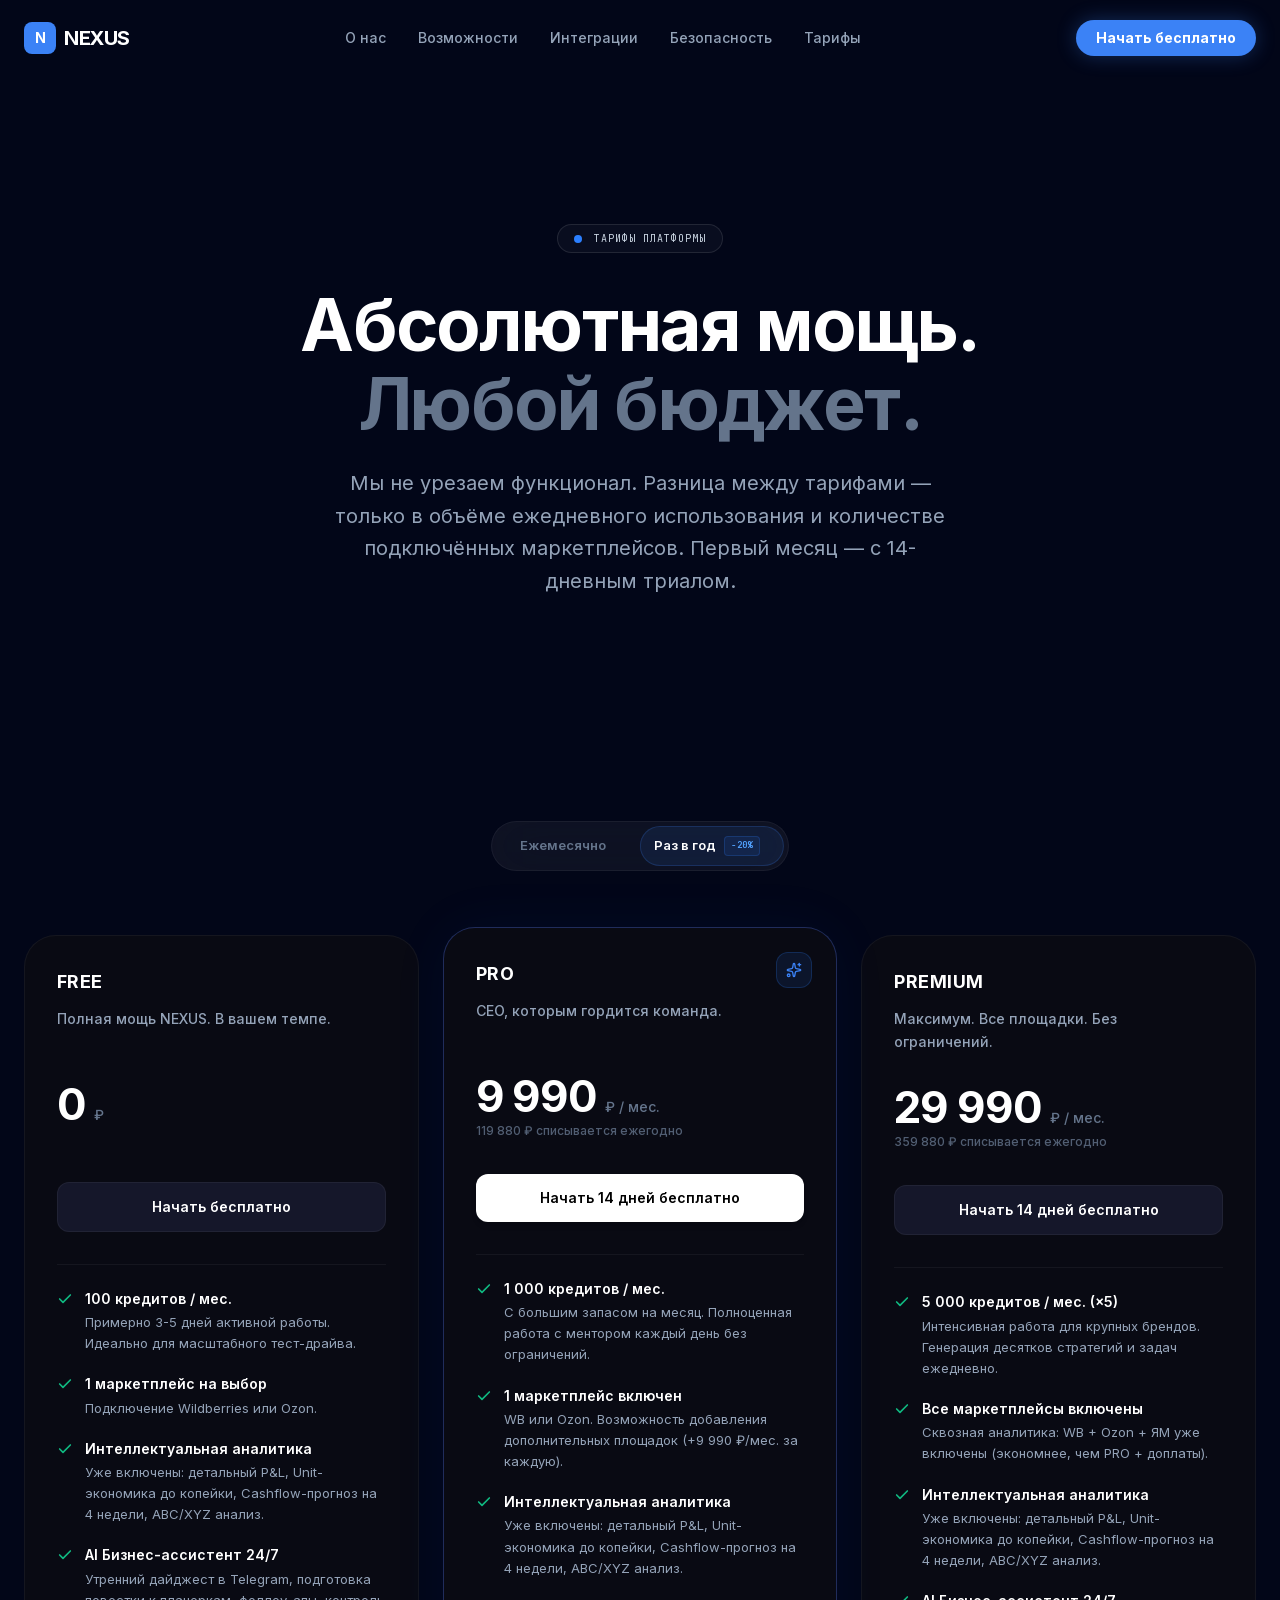
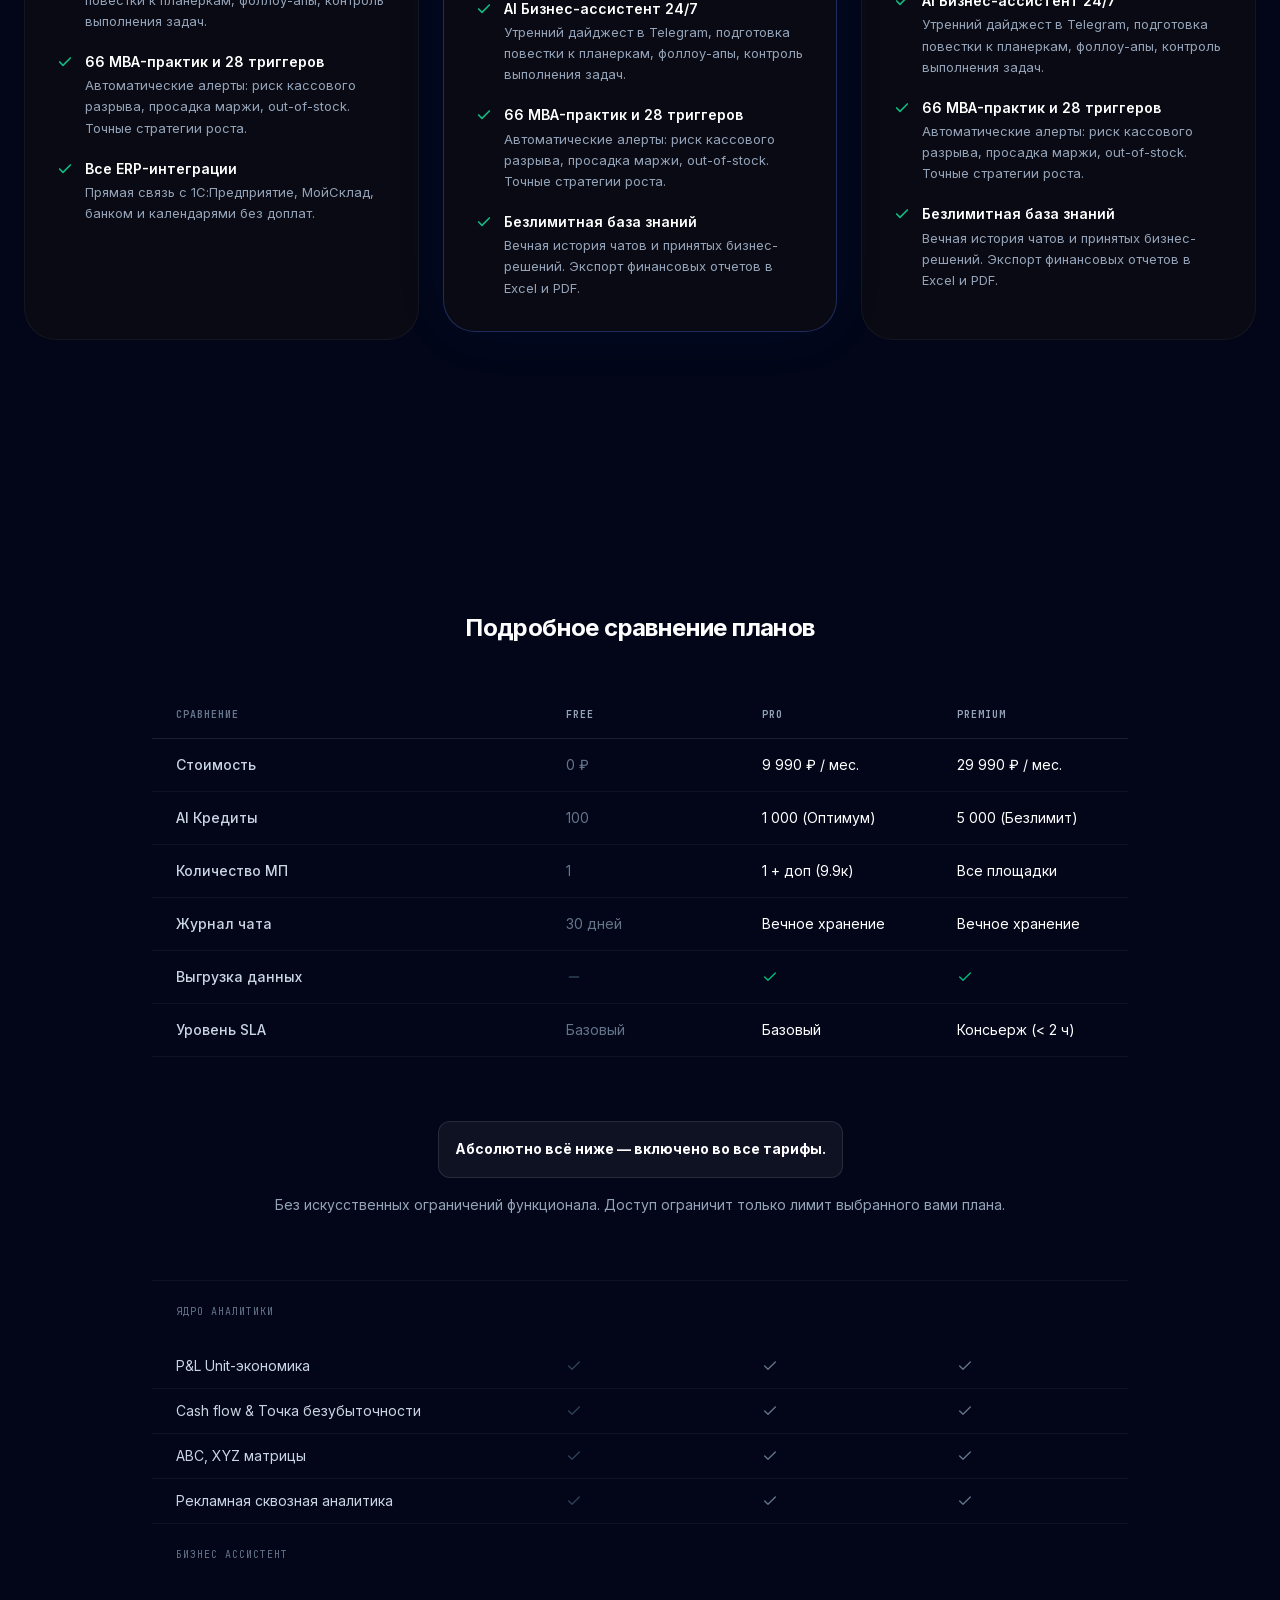
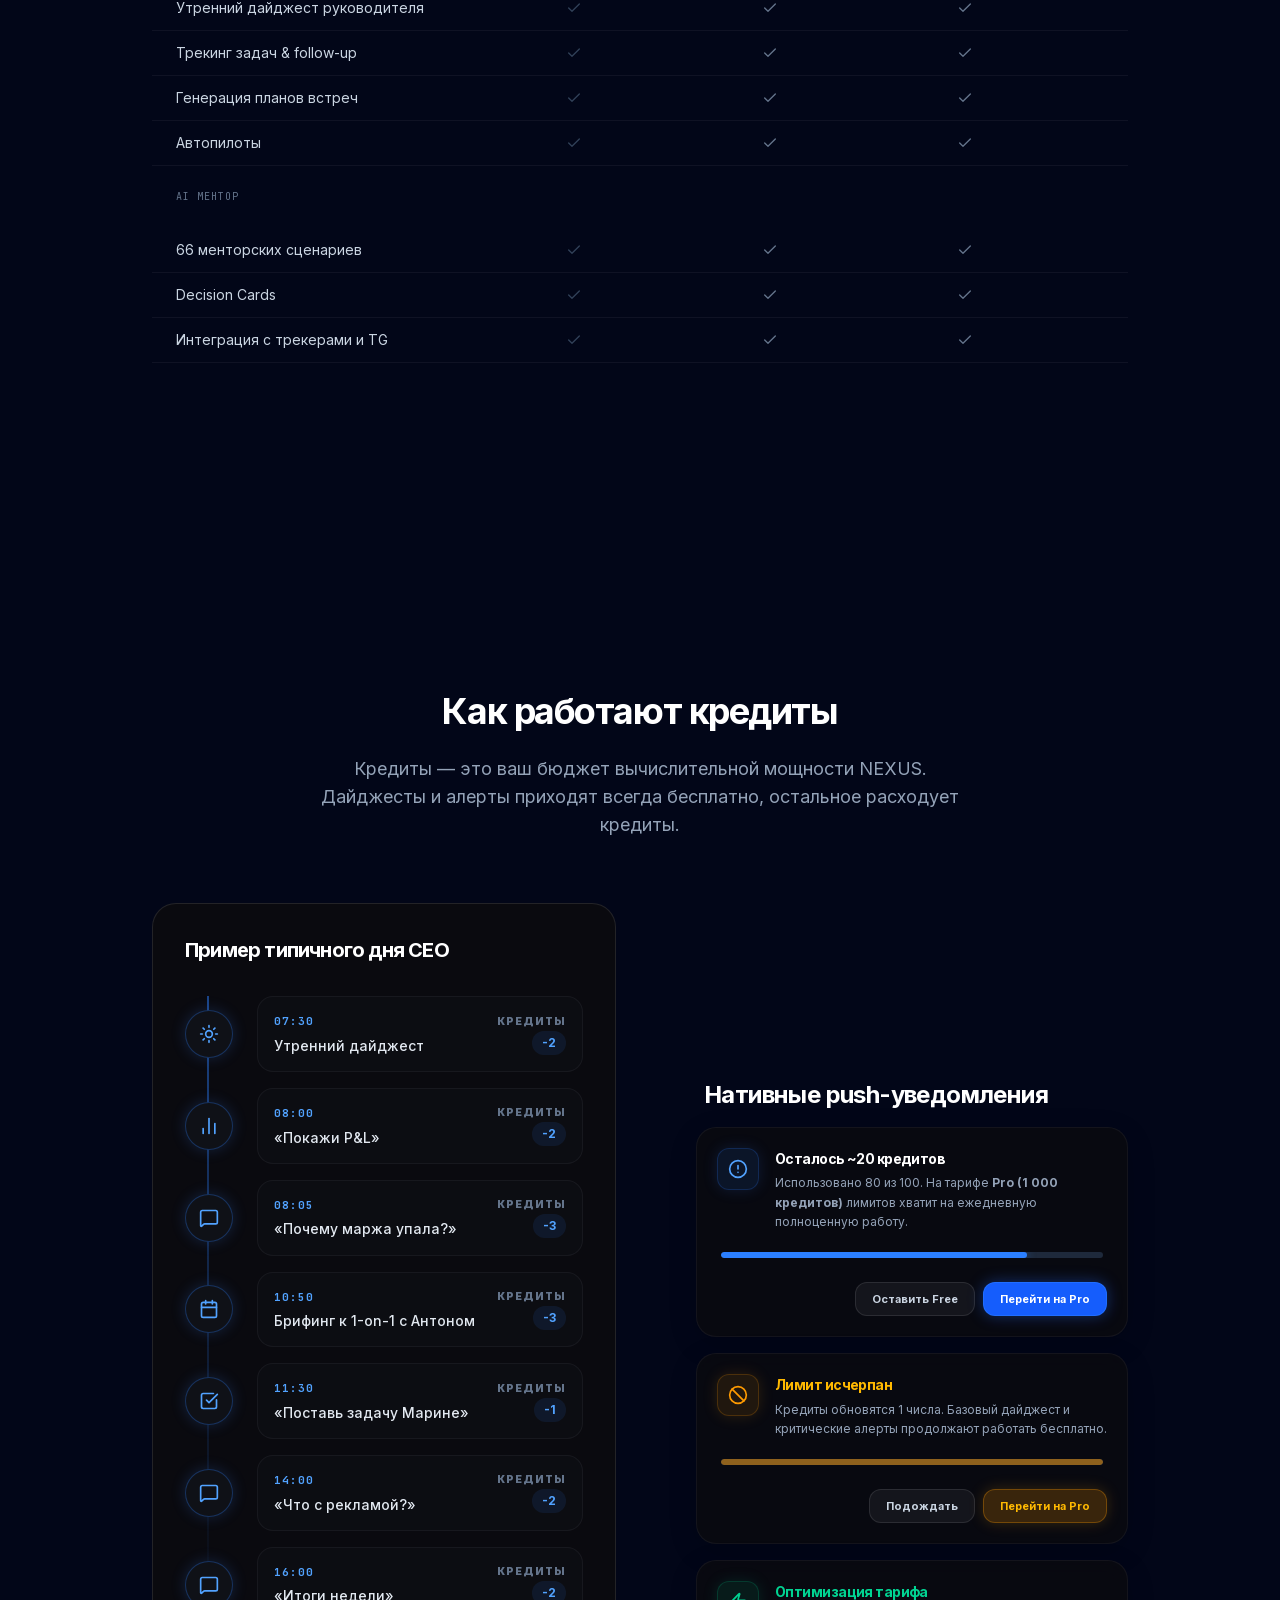
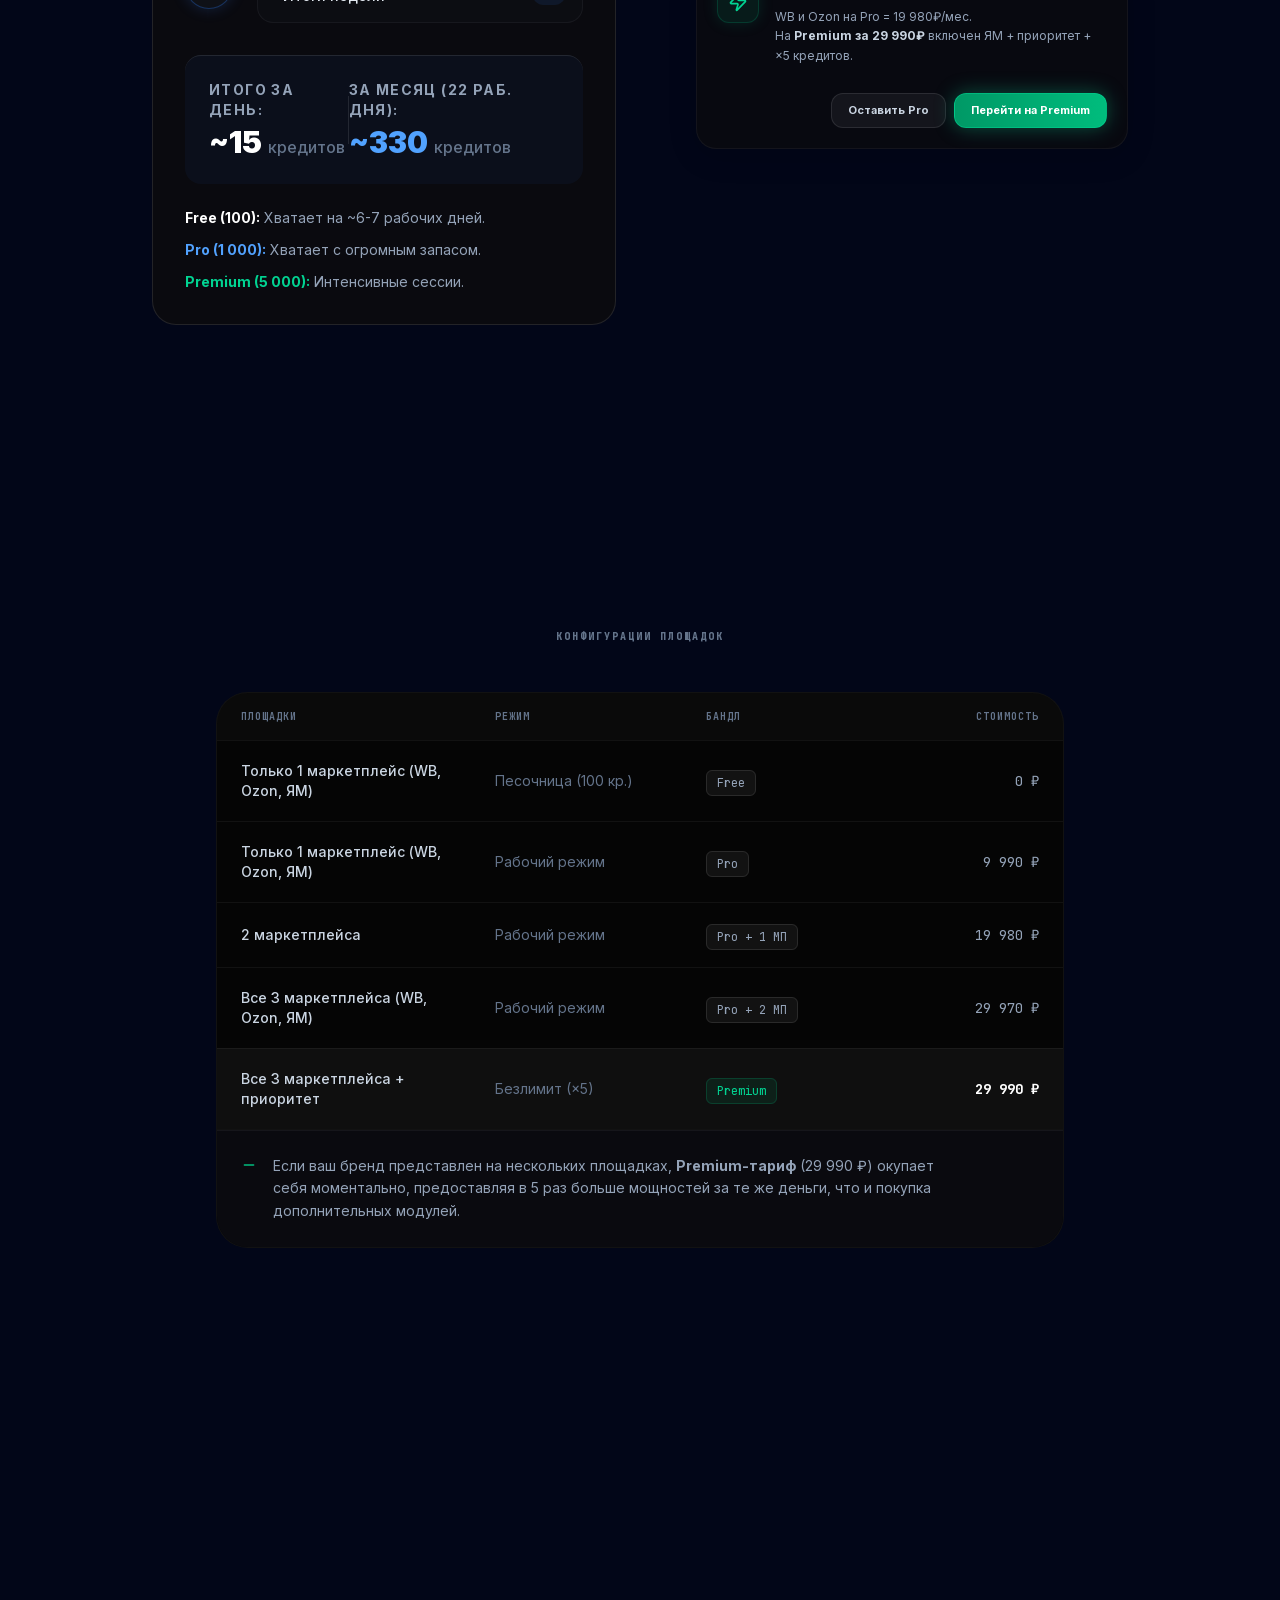
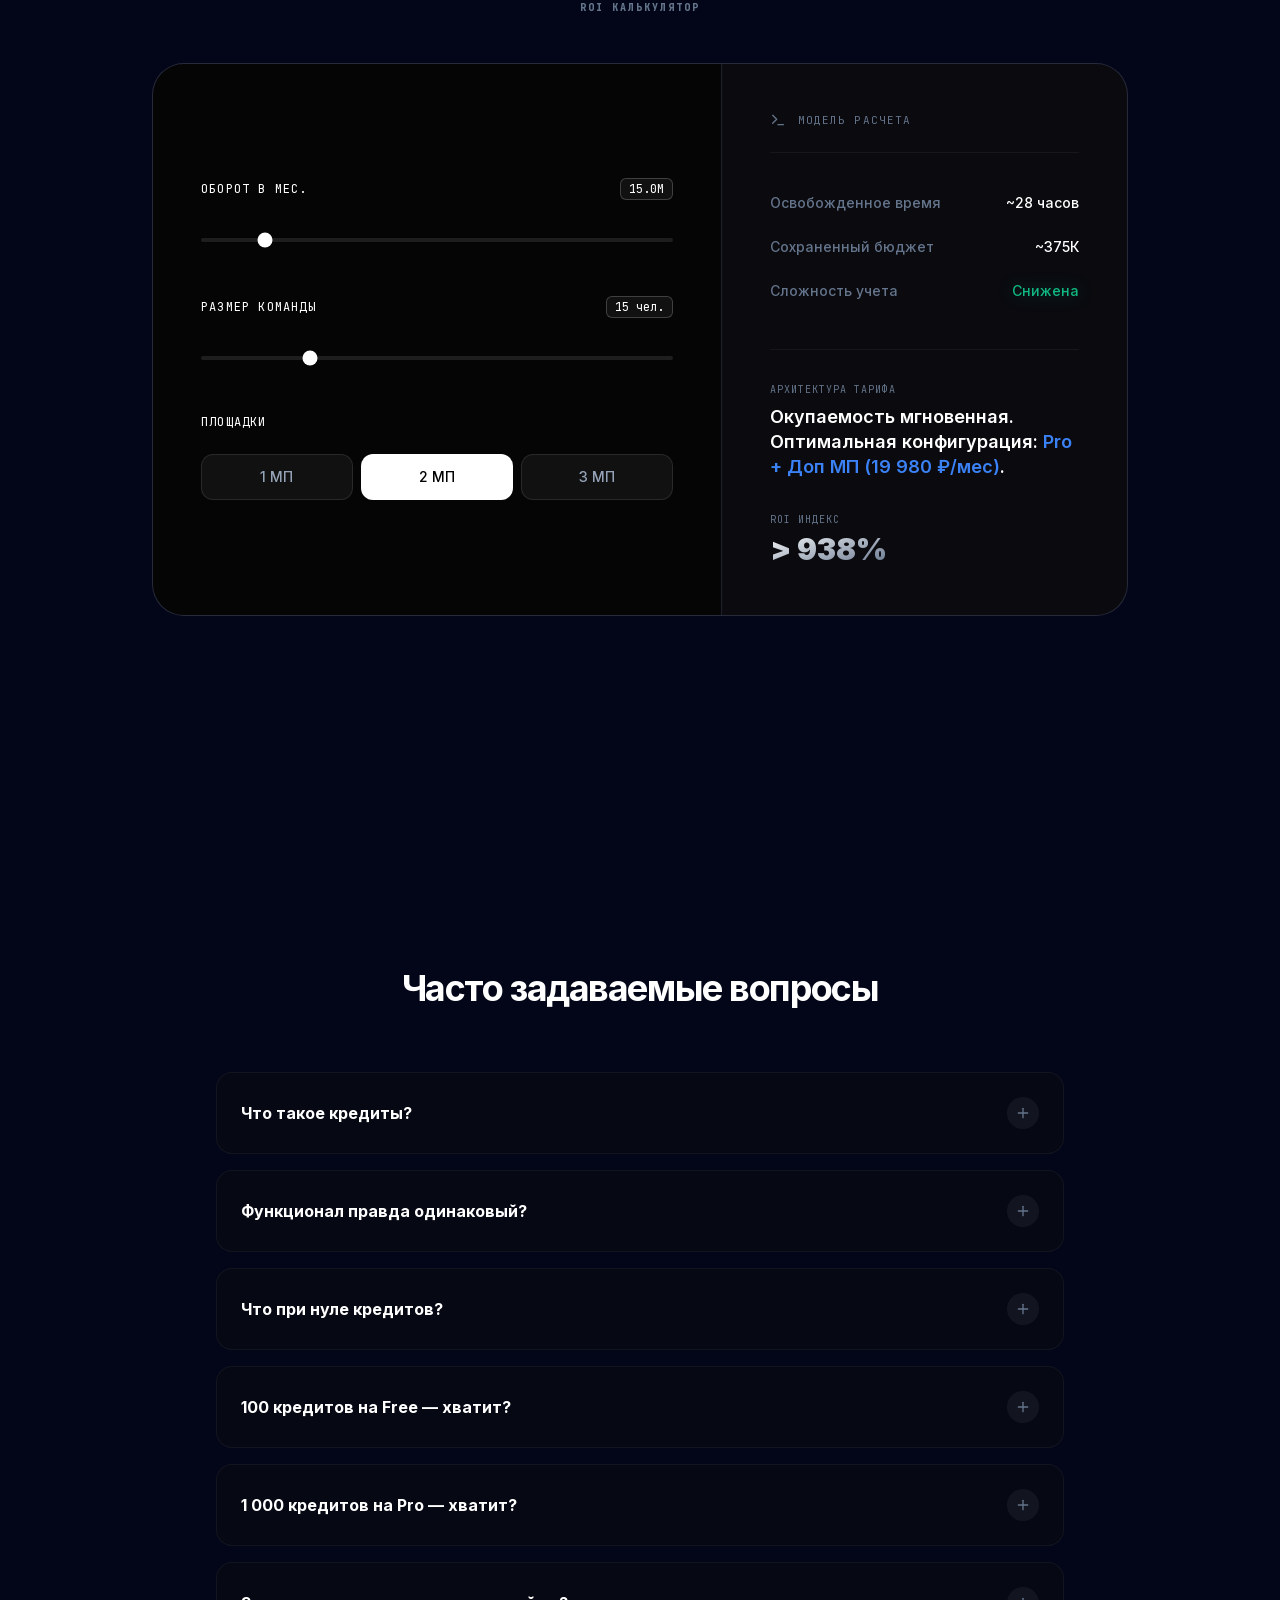
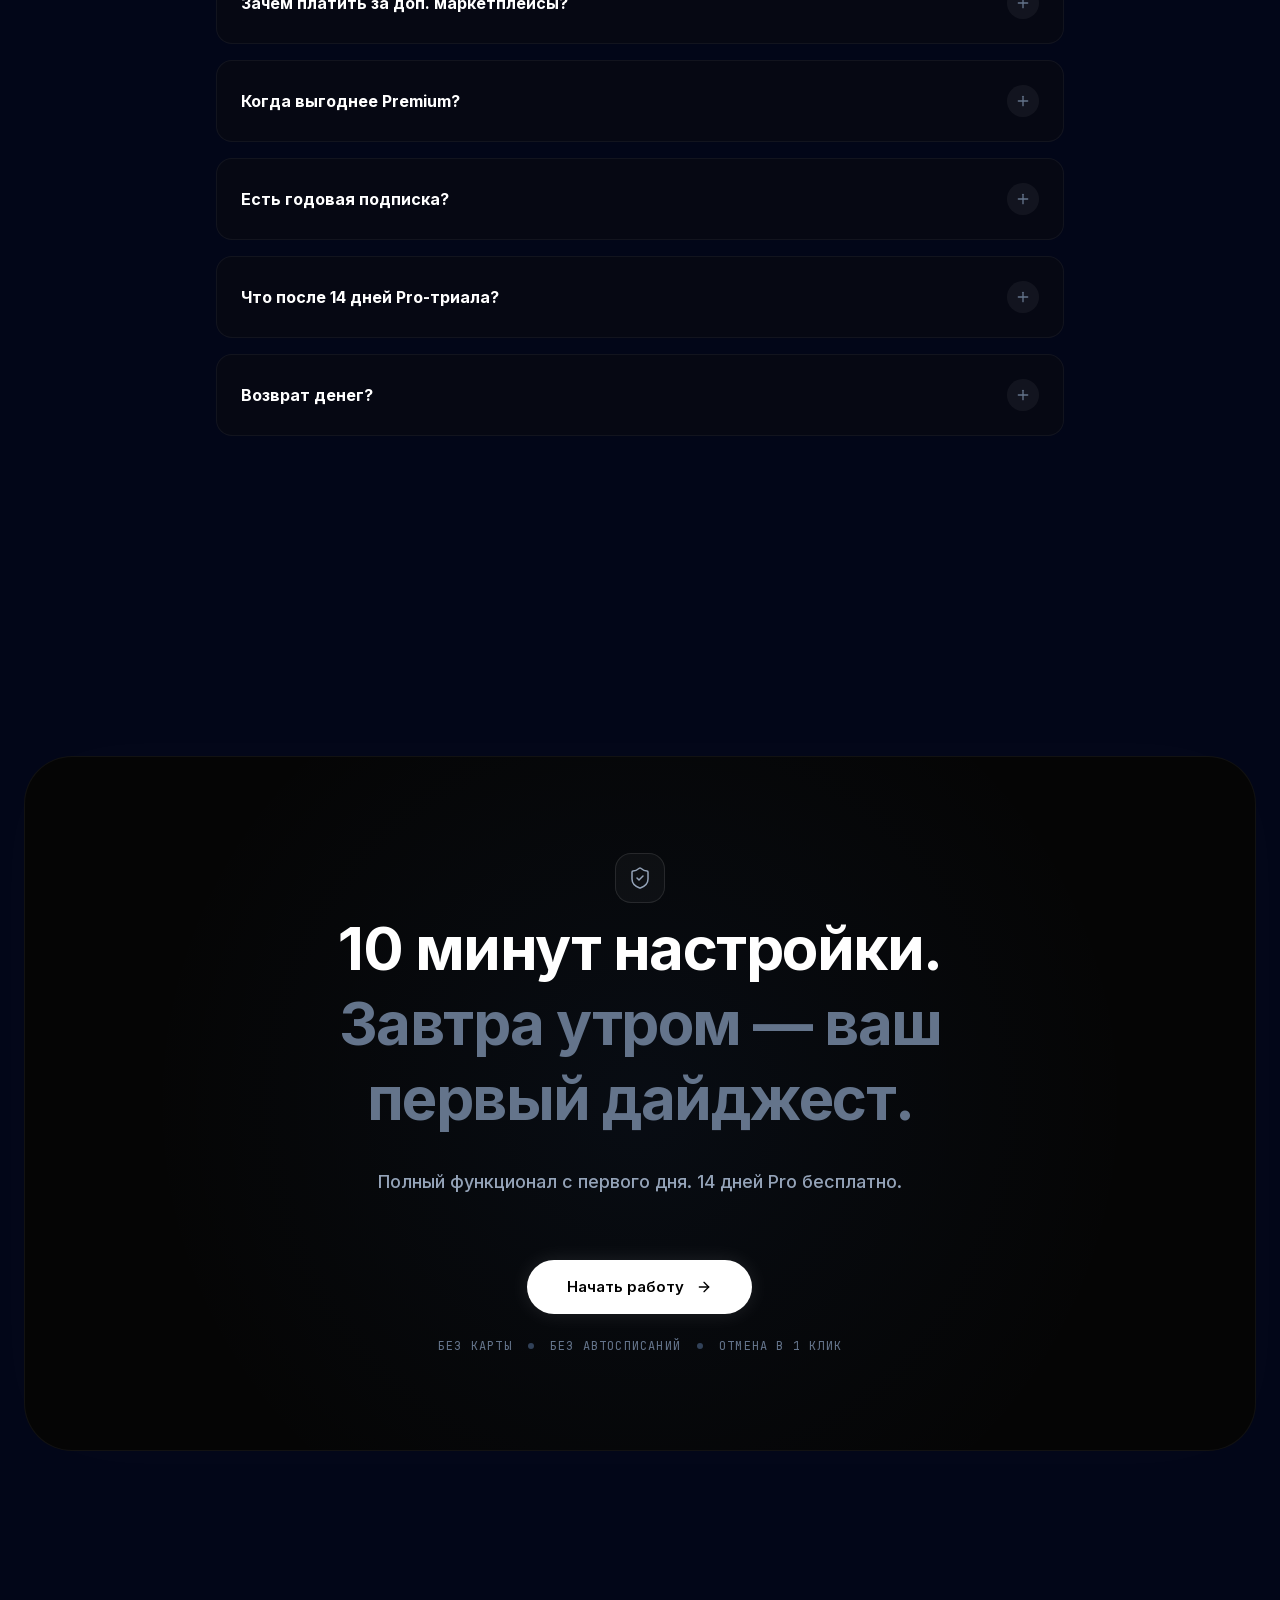
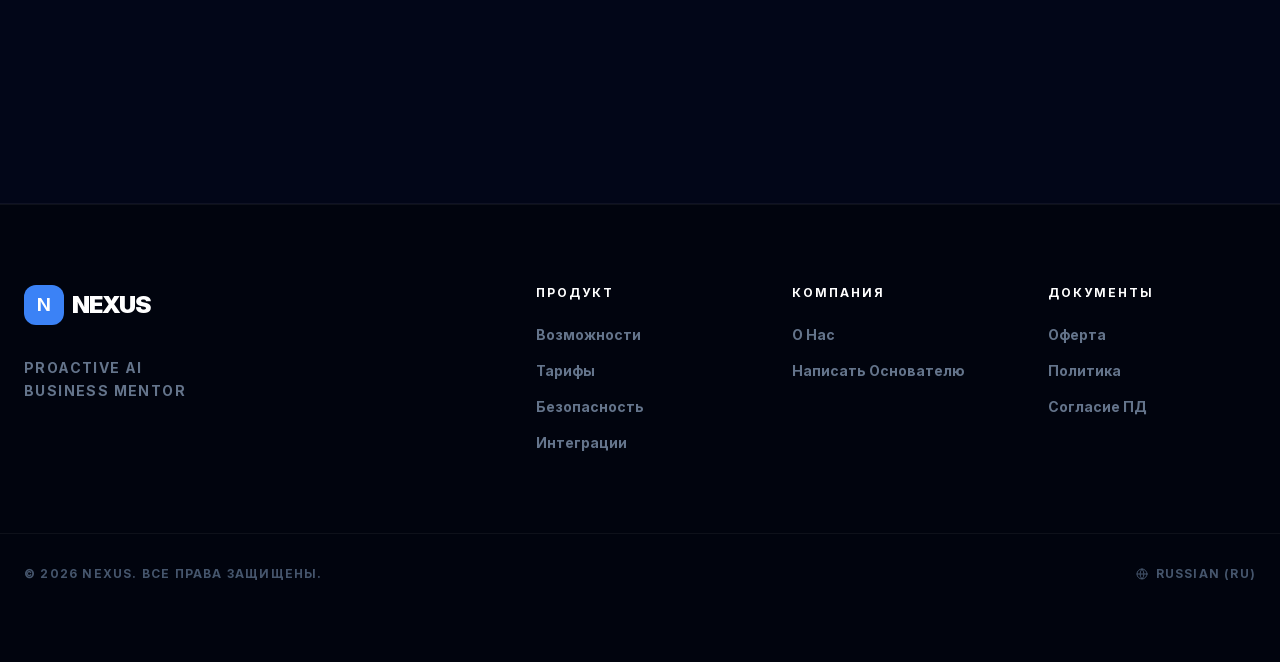
<file: pricing/index.html>
<!DOCTYPE html><!--Qy7w1eVXY539Rjby6U1yX--><html lang="ru"><head><meta charSet="utf-8"/><meta name="viewport" content="width=device-width, initial-scale=1"/><link rel="preload" href="/_next/static/media/70bc3e132a0a741e-s.p.15008bfb.woff2" as="font" crossorigin="" type="font/woff2"/><link rel="preload" href="/_next/static/media/83afe278b6a6bb3c-s.p.3a6ba036.woff2" as="font" crossorigin="" type="font/woff2"/><link rel="preload" href="/_next/static/media/9c72aa0f40e4eef8-s.p.18a48cbc.woff2" as="font" crossorigin="" type="font/woff2"/><link rel="stylesheet" href="/_next/static/chunks/08582c0ec1dc6f78.css" data-precedence="next"/><link rel="stylesheet" href="/_next/static/chunks/c664c63d59afc863.css" data-precedence="next"/><link rel="preload" as="script" fetchPriority="low" href="/_next/static/chunks/f05fe5d17f93a808.js"/><script src="/_next/static/chunks/806bdb8e4a6a9b95.js" async=""></script><script src="/_next/static/chunks/f2f58a7e93290fbb.js" async=""></script><script src="/_next/static/chunks/b583d0a9991c0a6a.js" async=""></script><script src="/_next/static/chunks/turbopack-de8898c3b1b37728.js" async=""></script><script src="/_next/static/chunks/515ed2c0c4397f89.js" async=""></script><script src="/_next/static/chunks/4068ac6383e218d8.js" async=""></script><script src="/_next/static/chunks/7152edf315c1fc60.js" async=""></script><script src="/_next/static/chunks/ff1a16fafef87110.js" async=""></script><script src="/_next/static/chunks/a2dfb6fc5208ab9b.js" async=""></script><script src="/_next/static/chunks/88fa6d57d45396cb.js" async=""></script><script src="/_next/static/chunks/23d5b9846f5ca930.js" async=""></script><script src="/_next/static/chunks/1e9f768250e0891c.js" async=""></script><script src="/_next/static/chunks/7ef07873f1948000.js" async=""></script><meta name="next-size-adjust" content=""/><title>Тарифы | NEXUS</title><meta name="description" content="Полная мощь. Любой бюджет. Подберите подходящий тариф для вашего бизнеса."/><link rel="icon" href="/favicon.ico?favicon.0b3bf435.ico" sizes="256x256" type="image/x-icon"/><script src="/_next/static/chunks/a6dad97d9634a72d.js" noModule=""></script></head><body class="inter_ed26c892-module__0Hd1FG__variable jetbrains_mono_7d65b77b-module__VxV-Ta__variable antialiased selection:bg-accent/30"><div hidden=""><!--$--><!--/$--></div><div class="fixed inset-0 bg-grid -z-10"></div><div class="fixed inset-0 bg-noise -z-10"></div><main class="relative min-h-screen bg-slate-950 text-slate-200"><nav class="fixed top-0 left-0 right-0 z-50 transition-all duration-300 border-b border-transparent bg-transparent py-5"><div class="container mx-auto px-6 flex items-center justify-between"><a class="flex items-center gap-2 group" href="/"><div class="w-8 h-8 rounded-lg bg-accent flex items-center justify-center text-white font-bold text-sm group-hover:scale-110 transition-transform">N</div><span class="text-xl font-bold tracking-tight text-white">NEXUS</span></a><div class="hidden md:flex items-center gap-6 lg:gap-8"><a class="text-sm font-medium text-slate-400 hover:text-white transition-colors" href="/about/">О нас</a><a class="text-sm font-medium text-slate-400 hover:text-white transition-colors" href="/features/">Возможности</a><a class="text-sm font-medium text-slate-400 hover:text-white transition-colors" href="/integrations/">Интеграции</a><a class="text-sm font-medium text-slate-400 hover:text-white transition-colors" href="/security/">Безопасность</a><a class="text-sm font-medium text-slate-400 hover:text-white transition-colors" href="/pricing/">Тарифы</a></div><div><div class="relative inline-block relative group"><button class="bg-accent hover:bg-accent/90 text-white px-5 py-2 rounded-full text-sm font-bold transition-all group-hover:scale-105 active:scale-95 shadow-[0_0_20px_rgba(59,130,246,0.3)]">Начать бесплатно</button></div></div></div><div class="absolute bottom-0 left-0 h-[2px] bg-accent transition-all duration-150" style="width:0%"></div></nav><div class="pt-24 lg:pt-32 pb-24 flex flex-col gap-24 md:gap-32"><section class="relative pt-24 pb-12 flex flex-col items-center justify-center text-center px-6"><div class="inline-flex items-center px-4 py-1.5 rounded-full border border-white/10 bg-white/[0.03] mb-8" style="opacity:0;transform:scale(0.95)"><div class="w-2 h-2 rounded-full bg-blue-500 mr-3 animate-pulse"></div><span class="text-[10px] font-mono tracking-widest text-slate-300 uppercase">Тарифы платформы</span></div><h1 class="text-4xl md:text-6xl lg:text-7xl font-bold text-white mb-6 leading-[1.1] tracking-tight max-w-4xl" style="opacity:0;transform:translateY(15px)">Абсолютная мощь. <br class="hidden md:block"/><span class="text-slate-500">Любой бюджет.</span></h1><p class="text-lg md:text-xl text-slate-400 max-w-[640px] leading-relaxed mx-auto" style="opacity:0;transform:translateY(15px)">Мы не урезаем функционал. Разница между тарифами — только в объёме ежедневного использования и количестве подключённых маркетплейсов. Первый месяц — с 14-дневным триалом.</p></section><section class="container mx-auto px-6 py-12"><div class="flex justify-center mb-16"><div class="bg-white/5 p-1 rounded-full border border-white/5 inline-flex relative overflow-hidden backdrop-blur-xl"><button class="px-6 py-2.5 rounded-full text-[13px] font-semibold transition-all relative z-10 text-slate-500 hover:text-slate-300">Ежемесячно</button><button class="px-6 py-2.5 rounded-full text-[13px] font-semibold transition-all relative z-10 flex items-center gap-2 text-white">Раз в год<span class="bg-blue-500/10 text-blue-400 text-[9px] px-1.5 py-0.5 rounded-sm uppercase tracking-wider font-mono border border-blue-500/20">-20%</span></button><div class="absolute top-1 bottom-1 w-1/2 bg-[#3B82F6]/10 border border-[#3B82F6]/20 rounded-full transition-transform duration-300 pointer-events-none translate-x-full" style="width:calc(50% - 4px)"></div></div></div><div class="grid grid-cols-1 md:grid-cols-2 lg:grid-cols-3 gap-6 w-full max-w-7xl mx-auto"><div class="relative flex flex-col p-8 rounded-[2rem] bg-[#090A13] border transition-colors border-white/5" style="opacity:0;transform:translateY(10px)"><div class="mb-8"><h3 class="text-lg font-bold text-white mb-3 tracking-wide uppercase">FREE</h3><p class="text-slate-400 text-sm leading-relaxed min-h-[42px] max-w-[90%] font-medium">Полная мощь NEXUS. В вашем темпе.</p></div><div class="mb-8"><div class="flex items-baseline gap-2 mb-1"><span class="text-[44px] font-bold text-white leading-none tracking-tight">0</span><span class="text-slate-500 font-medium text-sm">₽</span></div><div class="h-5"></div></div><div class="w-full mb-8"><button class="w-full py-3.5 px-4 rounded-xl font-semibold text-sm transition-all flex justify-center items-center bg-[#15172A] border border-white/5 text-white hover:bg-[#1E223D]">Начать бесплатно</button></div><ul class="space-y-5 flex-1 pt-6 border-t border-white/5"><li class="flex gap-3 items-start"><div class="shrink-0 mt-0.5"><svg xmlns="http://www.w3.org/2000/svg" width="24" height="24" viewBox="0 0 24 24" fill="none" stroke="currentColor" stroke-width="2.5" stroke-linecap="round" stroke-linejoin="round" class="lucide lucide-check w-4 h-4 text-[#10B981]" aria-hidden="true"><path d="M20 6 9 17l-5-5"></path></svg></div><div class="flex flex-col"><span class="text-sm font-semibold text-white mb-1 leading-snug">100 кредитов / мес.</span><span class="text-[13px] text-slate-400 leading-relaxed">Примерно 3-5 дней активной работы. Идеально для масштабного тест-драйва.</span></div></li><li class="flex gap-3 items-start"><div class="shrink-0 mt-0.5"><svg xmlns="http://www.w3.org/2000/svg" width="24" height="24" viewBox="0 0 24 24" fill="none" stroke="currentColor" stroke-width="2.5" stroke-linecap="round" stroke-linejoin="round" class="lucide lucide-check w-4 h-4 text-[#10B981]" aria-hidden="true"><path d="M20 6 9 17l-5-5"></path></svg></div><div class="flex flex-col"><span class="text-sm font-semibold text-white mb-1 leading-snug">1 маркетплейс на выбор</span><span class="text-[13px] text-slate-400 leading-relaxed">Подключение Wildberries или Ozon.</span></div></li><li class="flex gap-3 items-start"><div class="shrink-0 mt-0.5"><svg xmlns="http://www.w3.org/2000/svg" width="24" height="24" viewBox="0 0 24 24" fill="none" stroke="currentColor" stroke-width="2.5" stroke-linecap="round" stroke-linejoin="round" class="lucide lucide-check w-4 h-4 text-[#10B981]" aria-hidden="true"><path d="M20 6 9 17l-5-5"></path></svg></div><div class="flex flex-col"><span class="text-sm font-semibold text-white mb-1 leading-snug">Интеллектуальная аналитика</span><span class="text-[13px] text-slate-400 leading-relaxed">Уже включены: детальный P&amp;L, Unit-экономика до копейки, Cashflow-прогноз на 4 недели, ABC/XYZ анализ.</span></div></li><li class="flex gap-3 items-start"><div class="shrink-0 mt-0.5"><svg xmlns="http://www.w3.org/2000/svg" width="24" height="24" viewBox="0 0 24 24" fill="none" stroke="currentColor" stroke-width="2.5" stroke-linecap="round" stroke-linejoin="round" class="lucide lucide-check w-4 h-4 text-[#10B981]" aria-hidden="true"><path d="M20 6 9 17l-5-5"></path></svg></div><div class="flex flex-col"><span class="text-sm font-semibold text-white mb-1 leading-snug">AI Бизнес-ассистент 24/7</span><span class="text-[13px] text-slate-400 leading-relaxed">Утренний дайджест в Telegram, подготовка повестки к планеркам, фоллоу-апы, контроль выполнения задач.</span></div></li><li class="flex gap-3 items-start"><div class="shrink-0 mt-0.5"><svg xmlns="http://www.w3.org/2000/svg" width="24" height="24" viewBox="0 0 24 24" fill="none" stroke="currentColor" stroke-width="2.5" stroke-linecap="round" stroke-linejoin="round" class="lucide lucide-check w-4 h-4 text-[#10B981]" aria-hidden="true"><path d="M20 6 9 17l-5-5"></path></svg></div><div class="flex flex-col"><span class="text-sm font-semibold text-white mb-1 leading-snug">66 MBA-практик и 28 триггеров</span><span class="text-[13px] text-slate-400 leading-relaxed">Автоматические алерты: риск кассового разрыва, просадка маржи, out-of-stock. Точные стратегии роста.</span></div></li><li class="flex gap-3 items-start"><div class="shrink-0 mt-0.5"><svg xmlns="http://www.w3.org/2000/svg" width="24" height="24" viewBox="0 0 24 24" fill="none" stroke="currentColor" stroke-width="2.5" stroke-linecap="round" stroke-linejoin="round" class="lucide lucide-check w-4 h-4 text-[#10B981]" aria-hidden="true"><path d="M20 6 9 17l-5-5"></path></svg></div><div class="flex flex-col"><span class="text-sm font-semibold text-white mb-1 leading-snug">Все ERP-интеграции</span><span class="text-[13px] text-slate-400 leading-relaxed">Прямая связь с 1С:Предприятие, МойСклад, банком и календарями без доплат.</span></div></li></ul></div><div class="relative flex flex-col p-8 rounded-[2rem] bg-[#090A13] border transition-colors border-[#2A3B7A]/70 shadow-[0_0_60px_rgba(37,99,235,0.06)] z-10 lg:-translate-y-2" style="opacity:0;transform:translateY(10px)"><div class="absolute top-6 right-6 w-9 h-9 bg-blue-500/10 rounded-xl flex items-center justify-center border border-blue-500/20"><svg xmlns="http://www.w3.org/2000/svg" width="24" height="24" viewBox="0 0 24 24" fill="none" stroke="currentColor" stroke-width="2" stroke-linecap="round" stroke-linejoin="round" class="lucide lucide-sparkles w-4 h-4 text-[#3B82F6]" aria-hidden="true"><path d="M11.017 2.814a1 1 0 0 1 1.966 0l1.051 5.558a2 2 0 0 0 1.594 1.594l5.558 1.051a1 1 0 0 1 0 1.966l-5.558 1.051a2 2 0 0 0-1.594 1.594l-1.051 5.558a1 1 0 0 1-1.966 0l-1.051-5.558a2 2 0 0 0-1.594-1.594l-5.558-1.051a1 1 0 0 1 0-1.966l5.558-1.051a2 2 0 0 0 1.594-1.594z"></path><path d="M20 2v4"></path><path d="M22 4h-4"></path><circle cx="4" cy="20" r="2"></circle></svg></div><div class="mb-8"><h3 class="text-lg font-bold text-white mb-3 tracking-wide uppercase">PRO</h3><p class="text-slate-400 text-sm leading-relaxed min-h-[42px] max-w-[90%] font-medium">CEO, которым гордится команда.</p></div><div class="mb-8"><div class="flex items-baseline gap-2 mb-1"><span class="text-[44px] font-bold text-white leading-none tracking-tight">9 990</span><span class="text-slate-500 font-medium text-sm">₽ / мес.</span></div><div class="h-5"><p class="text-slate-500 text-[12px] opacity-80 font-medium">119 880<!-- --> ₽ списывается ежегодно</p></div></div><div class="w-full mb-8"><button class="w-full py-3.5 px-4 rounded-xl font-semibold text-sm transition-all flex justify-center items-center bg-white text-black hover:bg-slate-200 shadow-md">Начать 14 дней бесплатно</button></div><ul class="space-y-5 flex-1 pt-6 border-t border-white/5"><li class="flex gap-3 items-start"><div class="shrink-0 mt-0.5"><svg xmlns="http://www.w3.org/2000/svg" width="24" height="24" viewBox="0 0 24 24" fill="none" stroke="currentColor" stroke-width="2.5" stroke-linecap="round" stroke-linejoin="round" class="lucide lucide-check w-4 h-4 text-[#10B981]" aria-hidden="true"><path d="M20 6 9 17l-5-5"></path></svg></div><div class="flex flex-col"><span class="text-sm font-semibold text-white mb-1 leading-snug">1 000 кредитов / мес.</span><span class="text-[13px] text-slate-400 leading-relaxed">С большим запасом на месяц. Полноценная работа с ментором каждый день без ограничений.</span></div></li><li class="flex gap-3 items-start"><div class="shrink-0 mt-0.5"><svg xmlns="http://www.w3.org/2000/svg" width="24" height="24" viewBox="0 0 24 24" fill="none" stroke="currentColor" stroke-width="2.5" stroke-linecap="round" stroke-linejoin="round" class="lucide lucide-check w-4 h-4 text-[#10B981]" aria-hidden="true"><path d="M20 6 9 17l-5-5"></path></svg></div><div class="flex flex-col"><span class="text-sm font-semibold text-white mb-1 leading-snug">1 маркетплейс включен</span><span class="text-[13px] text-slate-400 leading-relaxed">WB или Ozon. Возможность добавления дополнительных площадок (+9 990 ₽/мес. за каждую).</span></div></li><li class="flex gap-3 items-start"><div class="shrink-0 mt-0.5"><svg xmlns="http://www.w3.org/2000/svg" width="24" height="24" viewBox="0 0 24 24" fill="none" stroke="currentColor" stroke-width="2.5" stroke-linecap="round" stroke-linejoin="round" class="lucide lucide-check w-4 h-4 text-[#10B981]" aria-hidden="true"><path d="M20 6 9 17l-5-5"></path></svg></div><div class="flex flex-col"><span class="text-sm font-semibold text-white mb-1 leading-snug">Интеллектуальная аналитика</span><span class="text-[13px] text-slate-400 leading-relaxed">Уже включены: детальный P&amp;L, Unit-экономика до копейки, Cashflow-прогноз на 4 недели, ABC/XYZ анализ.</span></div></li><li class="flex gap-3 items-start"><div class="shrink-0 mt-0.5"><svg xmlns="http://www.w3.org/2000/svg" width="24" height="24" viewBox="0 0 24 24" fill="none" stroke="currentColor" stroke-width="2.5" stroke-linecap="round" stroke-linejoin="round" class="lucide lucide-check w-4 h-4 text-[#10B981]" aria-hidden="true"><path d="M20 6 9 17l-5-5"></path></svg></div><div class="flex flex-col"><span class="text-sm font-semibold text-white mb-1 leading-snug">AI Бизнес-ассистент 24/7</span><span class="text-[13px] text-slate-400 leading-relaxed">Утренний дайджест в Telegram, подготовка повестки к планеркам, фоллоу-апы, контроль выполнения задач.</span></div></li><li class="flex gap-3 items-start"><div class="shrink-0 mt-0.5"><svg xmlns="http://www.w3.org/2000/svg" width="24" height="24" viewBox="0 0 24 24" fill="none" stroke="currentColor" stroke-width="2.5" stroke-linecap="round" stroke-linejoin="round" class="lucide lucide-check w-4 h-4 text-[#10B981]" aria-hidden="true"><path d="M20 6 9 17l-5-5"></path></svg></div><div class="flex flex-col"><span class="text-sm font-semibold text-white mb-1 leading-snug">66 MBA-практик и 28 триггеров</span><span class="text-[13px] text-slate-400 leading-relaxed">Автоматические алерты: риск кассового разрыва, просадка маржи, out-of-stock. Точные стратегии роста.</span></div></li><li class="flex gap-3 items-start"><div class="shrink-0 mt-0.5"><svg xmlns="http://www.w3.org/2000/svg" width="24" height="24" viewBox="0 0 24 24" fill="none" stroke="currentColor" stroke-width="2.5" stroke-linecap="round" stroke-linejoin="round" class="lucide lucide-check w-4 h-4 text-[#10B981]" aria-hidden="true"><path d="M20 6 9 17l-5-5"></path></svg></div><div class="flex flex-col"><span class="text-sm font-semibold text-white mb-1 leading-snug">Безлимитная база знаний</span><span class="text-[13px] text-slate-400 leading-relaxed">Вечная история чатов и принятых бизнес-решений. Экспорт финансовых отчетов в Excel и PDF.</span></div></li></ul></div><div class="relative flex flex-col p-8 rounded-[2rem] bg-[#090A13] border transition-colors border-white/5" style="opacity:0;transform:translateY(10px)"><div class="mb-8"><h3 class="text-lg font-bold text-white mb-3 tracking-wide uppercase">PREMIUM</h3><p class="text-slate-400 text-sm leading-relaxed min-h-[42px] max-w-[90%] font-medium">Максимум. Все площадки. Без ограничений.</p></div><div class="mb-8"><div class="flex items-baseline gap-2 mb-1"><span class="text-[44px] font-bold text-white leading-none tracking-tight">29 990</span><span class="text-slate-500 font-medium text-sm">₽ / мес.</span></div><div class="h-5"><p class="text-slate-500 text-[12px] opacity-80 font-medium">359 880<!-- --> ₽ списывается ежегодно</p></div></div><div class="w-full mb-8"><button class="w-full py-3.5 px-4 rounded-xl font-semibold text-sm transition-all flex justify-center items-center bg-[#15172A] border border-white/5 text-white hover:bg-[#1E223D]">Начать 14 дней бесплатно</button></div><ul class="space-y-5 flex-1 pt-6 border-t border-white/5"><li class="flex gap-3 items-start"><div class="shrink-0 mt-0.5"><svg xmlns="http://www.w3.org/2000/svg" width="24" height="24" viewBox="0 0 24 24" fill="none" stroke="currentColor" stroke-width="2.5" stroke-linecap="round" stroke-linejoin="round" class="lucide lucide-check w-4 h-4 text-[#10B981]" aria-hidden="true"><path d="M20 6 9 17l-5-5"></path></svg></div><div class="flex flex-col"><span class="text-sm font-semibold text-white mb-1 leading-snug">5 000 кредитов / мес. (×5)</span><span class="text-[13px] text-slate-400 leading-relaxed">Интенсивная работа для крупных брендов. Генерация десятков стратегий и задач ежедневно.</span></div></li><li class="flex gap-3 items-start"><div class="shrink-0 mt-0.5"><svg xmlns="http://www.w3.org/2000/svg" width="24" height="24" viewBox="0 0 24 24" fill="none" stroke="currentColor" stroke-width="2.5" stroke-linecap="round" stroke-linejoin="round" class="lucide lucide-check w-4 h-4 text-[#10B981]" aria-hidden="true"><path d="M20 6 9 17l-5-5"></path></svg></div><div class="flex flex-col"><span class="text-sm font-semibold text-white mb-1 leading-snug">Все маркетплейсы включены</span><span class="text-[13px] text-slate-400 leading-relaxed">Сквозная аналитика: WB + Ozon + ЯМ уже включены (экономнее, чем PRO + доплаты).</span></div></li><li class="flex gap-3 items-start"><div class="shrink-0 mt-0.5"><svg xmlns="http://www.w3.org/2000/svg" width="24" height="24" viewBox="0 0 24 24" fill="none" stroke="currentColor" stroke-width="2.5" stroke-linecap="round" stroke-linejoin="round" class="lucide lucide-check w-4 h-4 text-[#10B981]" aria-hidden="true"><path d="M20 6 9 17l-5-5"></path></svg></div><div class="flex flex-col"><span class="text-sm font-semibold text-white mb-1 leading-snug">Интеллектуальная аналитика</span><span class="text-[13px] text-slate-400 leading-relaxed">Уже включены: детальный P&amp;L, Unit-экономика до копейки, Cashflow-прогноз на 4 недели, ABC/XYZ анализ.</span></div></li><li class="flex gap-3 items-start"><div class="shrink-0 mt-0.5"><svg xmlns="http://www.w3.org/2000/svg" width="24" height="24" viewBox="0 0 24 24" fill="none" stroke="currentColor" stroke-width="2.5" stroke-linecap="round" stroke-linejoin="round" class="lucide lucide-check w-4 h-4 text-[#10B981]" aria-hidden="true"><path d="M20 6 9 17l-5-5"></path></svg></div><div class="flex flex-col"><span class="text-sm font-semibold text-white mb-1 leading-snug">AI Бизнес-ассистент 24/7</span><span class="text-[13px] text-slate-400 leading-relaxed">Утренний дайджест в Telegram, подготовка повестки к планеркам, фоллоу-апы, контроль выполнения задач.</span></div></li><li class="flex gap-3 items-start"><div class="shrink-0 mt-0.5"><svg xmlns="http://www.w3.org/2000/svg" width="24" height="24" viewBox="0 0 24 24" fill="none" stroke="currentColor" stroke-width="2.5" stroke-linecap="round" stroke-linejoin="round" class="lucide lucide-check w-4 h-4 text-[#10B981]" aria-hidden="true"><path d="M20 6 9 17l-5-5"></path></svg></div><div class="flex flex-col"><span class="text-sm font-semibold text-white mb-1 leading-snug">66 MBA-практик и 28 триггеров</span><span class="text-[13px] text-slate-400 leading-relaxed">Автоматические алерты: риск кассового разрыва, просадка маржи, out-of-stock. Точные стратегии роста.</span></div></li><li class="flex gap-3 items-start"><div class="shrink-0 mt-0.5"><svg xmlns="http://www.w3.org/2000/svg" width="24" height="24" viewBox="0 0 24 24" fill="none" stroke="currentColor" stroke-width="2.5" stroke-linecap="round" stroke-linejoin="round" class="lucide lucide-check w-4 h-4 text-[#10B981]" aria-hidden="true"><path d="M20 6 9 17l-5-5"></path></svg></div><div class="flex flex-col"><span class="text-sm font-semibold text-white mb-1 leading-snug">Безлимитная база знаний</span><span class="text-[13px] text-slate-400 leading-relaxed">Вечная история чатов и принятых бизнес-решений. Экспорт финансовых отчетов в Excel и PDF.</span></div></li></ul></div></div></section><section class="container mx-auto px-6 max-w-5xl py-24"><h2 class="text-2xl font-bold text-white mb-12 text-center tracking-tight">Подробное сравнение планов</h2><div class="w-full overflow-x-auto pb-6"><table class="w-full min-w-[800px] border-collapse text-sm"><thead><tr><th class="text-left py-4 px-6 font-mono text-[10px] uppercase tracking-widest border-b border-white/10 text-slate-500 w-[40%]">Сравнение</th><th class="text-left py-4 px-6 font-mono text-[10px] uppercase tracking-widest border-b border-white/10 text-slate-400 w-[20%]">Free</th><th class="text-left py-4 px-6 font-mono text-[10px] uppercase tracking-widest border-b border-white/10 text-slate-400 w-[20%]">Pro</th><th class="text-left py-4 px-6 font-mono text-[10px] uppercase tracking-widest border-b border-white/10 text-slate-400 w-[20%]">Premium</th></tr></thead><tbody><tr class="hover:bg-white/[0.02] transition-colors group"><td class="py-4 px-6 font-medium text-slate-300 border-b border-white/5">Стоимость</td><td class="py-4 px-6 border-b border-white/5 text-slate-500">0 ₽</td><td class="py-4 px-6 border-b border-white/5 text-white">9 990 ₽ / мес.</td><td class="py-4 px-6 border-b border-white/5 text-white">29 990 ₽ / мес.</td></tr><tr class="hover:bg-white/[0.02] transition-colors group"><td class="py-4 px-6 font-medium text-slate-300 border-b border-white/5">AI Кредиты</td><td class="py-4 px-6 border-b border-white/5 text-slate-500">100</td><td class="py-4 px-6 border-b border-white/5 text-white">1 000 (Оптимум)</td><td class="py-4 px-6 border-b border-white/5 text-white">5 000 (Безлимит)</td></tr><tr class="hover:bg-white/[0.02] transition-colors group"><td class="py-4 px-6 font-medium text-slate-300 border-b border-white/5">Количество МП</td><td class="py-4 px-6 border-b border-white/5 text-slate-500">1</td><td class="py-4 px-6 border-b border-white/5 text-white">1 + доп (9.9к)</td><td class="py-4 px-6 border-b border-white/5 text-white">Все площадки</td></tr><tr class="hover:bg-white/[0.02] transition-colors group"><td class="py-4 px-6 font-medium text-slate-300 border-b border-white/5">Журнал чата</td><td class="py-4 px-6 border-b border-white/5 text-slate-500">30 дней</td><td class="py-4 px-6 border-b border-white/5 text-white">Вечное хранение</td><td class="py-4 px-6 border-b border-white/5 text-white">Вечное хранение</td></tr><tr class="hover:bg-white/[0.02] transition-colors group"><td class="py-4 px-6 font-medium text-slate-300 border-b border-white/5">Выгрузка данных</td><td class="py-4 px-6 border-b border-white/5 text-slate-500"><svg xmlns="http://www.w3.org/2000/svg" width="24" height="24" viewBox="0 0 24 24" fill="none" stroke="currentColor" stroke-width="2" stroke-linecap="round" stroke-linejoin="round" class="lucide lucide-minus w-4 h-4 text-slate-700" aria-hidden="true"><path d="M5 12h14"></path></svg></td><td class="py-4 px-6 border-b border-white/5 text-white"><svg xmlns="http://www.w3.org/2000/svg" width="24" height="24" viewBox="0 0 24 24" fill="none" stroke="currentColor" stroke-width="2" stroke-linecap="round" stroke-linejoin="round" class="lucide lucide-check w-4 h-4 text-emerald-500" aria-hidden="true"><path d="M20 6 9 17l-5-5"></path></svg></td><td class="py-4 px-6 border-b border-white/5 text-white"><svg xmlns="http://www.w3.org/2000/svg" width="24" height="24" viewBox="0 0 24 24" fill="none" stroke="currentColor" stroke-width="2" stroke-linecap="round" stroke-linejoin="round" class="lucide lucide-check w-4 h-4 text-emerald-500" aria-hidden="true"><path d="M20 6 9 17l-5-5"></path></svg></td></tr><tr class="hover:bg-white/[0.02] transition-colors group"><td class="py-4 px-6 font-medium text-slate-300 border-b border-white/5">Уровень SLA</td><td class="py-4 px-6 border-b border-white/5 text-slate-500">Базовый</td><td class="py-4 px-6 border-b border-white/5 text-white">Базовый</td><td class="py-4 px-6 border-b border-white/5 text-white">Консьерж (&lt; 2 ч)</td></tr><tr><td colSpan="4" class="py-16 text-center text-sm text-slate-400 leading-relaxed max-w-xl mx-auto border-b border-white/5"><strong class="text-white block rounded-xl p-4 bg-white/5 mb-4 border border-white/10 mx-auto w-max">Абсолютно всё ниже — включено во все тарифы.</strong>Без искусственных ограничений функционала. Доступ ограничит только лимит выбранного вами плана.</td></tr><tr><td colSpan="4" class="py-6 px-6 font-mono text-[10px] text-slate-500 uppercase tracking-widest bg-transparent">Ядро Аналитики</td></tr><tr class="hover:bg-white/[0.02] transition-colors"><td class="py-3 px-6 text-slate-300 border-b border-white/5">P&amp;L Unit-экономика</td><td class="py-3 px-6 border-b border-white/5 text-slate-700"><svg xmlns="http://www.w3.org/2000/svg" width="24" height="24" viewBox="0 0 24 24" fill="none" stroke="currentColor" stroke-width="2" stroke-linecap="round" stroke-linejoin="round" class="lucide lucide-check w-4 h-4" aria-hidden="true"><path d="M20 6 9 17l-5-5"></path></svg></td><td class="py-3 px-6 border-b border-white/5 text-slate-500"><svg xmlns="http://www.w3.org/2000/svg" width="24" height="24" viewBox="0 0 24 24" fill="none" stroke="currentColor" stroke-width="2" stroke-linecap="round" stroke-linejoin="round" class="lucide lucide-check w-4 h-4" aria-hidden="true"><path d="M20 6 9 17l-5-5"></path></svg></td><td class="py-3 px-6 border-b border-white/5 text-slate-500"><svg xmlns="http://www.w3.org/2000/svg" width="24" height="24" viewBox="0 0 24 24" fill="none" stroke="currentColor" stroke-width="2" stroke-linecap="round" stroke-linejoin="round" class="lucide lucide-check w-4 h-4" aria-hidden="true"><path d="M20 6 9 17l-5-5"></path></svg></td></tr><tr class="hover:bg-white/[0.02] transition-colors"><td class="py-3 px-6 text-slate-300 border-b border-white/5">Cash flow &amp; Точка безубыточности</td><td class="py-3 px-6 border-b border-white/5 text-slate-700"><svg xmlns="http://www.w3.org/2000/svg" width="24" height="24" viewBox="0 0 24 24" fill="none" stroke="currentColor" stroke-width="2" stroke-linecap="round" stroke-linejoin="round" class="lucide lucide-check w-4 h-4" aria-hidden="true"><path d="M20 6 9 17l-5-5"></path></svg></td><td class="py-3 px-6 border-b border-white/5 text-slate-500"><svg xmlns="http://www.w3.org/2000/svg" width="24" height="24" viewBox="0 0 24 24" fill="none" stroke="currentColor" stroke-width="2" stroke-linecap="round" stroke-linejoin="round" class="lucide lucide-check w-4 h-4" aria-hidden="true"><path d="M20 6 9 17l-5-5"></path></svg></td><td class="py-3 px-6 border-b border-white/5 text-slate-500"><svg xmlns="http://www.w3.org/2000/svg" width="24" height="24" viewBox="0 0 24 24" fill="none" stroke="currentColor" stroke-width="2" stroke-linecap="round" stroke-linejoin="round" class="lucide lucide-check w-4 h-4" aria-hidden="true"><path d="M20 6 9 17l-5-5"></path></svg></td></tr><tr class="hover:bg-white/[0.02] transition-colors"><td class="py-3 px-6 text-slate-300 border-b border-white/5">ABC, XYZ матрицы</td><td class="py-3 px-6 border-b border-white/5 text-slate-700"><svg xmlns="http://www.w3.org/2000/svg" width="24" height="24" viewBox="0 0 24 24" fill="none" stroke="currentColor" stroke-width="2" stroke-linecap="round" stroke-linejoin="round" class="lucide lucide-check w-4 h-4" aria-hidden="true"><path d="M20 6 9 17l-5-5"></path></svg></td><td class="py-3 px-6 border-b border-white/5 text-slate-500"><svg xmlns="http://www.w3.org/2000/svg" width="24" height="24" viewBox="0 0 24 24" fill="none" stroke="currentColor" stroke-width="2" stroke-linecap="round" stroke-linejoin="round" class="lucide lucide-check w-4 h-4" aria-hidden="true"><path d="M20 6 9 17l-5-5"></path></svg></td><td class="py-3 px-6 border-b border-white/5 text-slate-500"><svg xmlns="http://www.w3.org/2000/svg" width="24" height="24" viewBox="0 0 24 24" fill="none" stroke="currentColor" stroke-width="2" stroke-linecap="round" stroke-linejoin="round" class="lucide lucide-check w-4 h-4" aria-hidden="true"><path d="M20 6 9 17l-5-5"></path></svg></td></tr><tr class="hover:bg-white/[0.02] transition-colors"><td class="py-3 px-6 text-slate-300 border-b border-white/5">Рекламная сквозная аналитика</td><td class="py-3 px-6 border-b border-white/5 text-slate-700"><svg xmlns="http://www.w3.org/2000/svg" width="24" height="24" viewBox="0 0 24 24" fill="none" stroke="currentColor" stroke-width="2" stroke-linecap="round" stroke-linejoin="round" class="lucide lucide-check w-4 h-4" aria-hidden="true"><path d="M20 6 9 17l-5-5"></path></svg></td><td class="py-3 px-6 border-b border-white/5 text-slate-500"><svg xmlns="http://www.w3.org/2000/svg" width="24" height="24" viewBox="0 0 24 24" fill="none" stroke="currentColor" stroke-width="2" stroke-linecap="round" stroke-linejoin="round" class="lucide lucide-check w-4 h-4" aria-hidden="true"><path d="M20 6 9 17l-5-5"></path></svg></td><td class="py-3 px-6 border-b border-white/5 text-slate-500"><svg xmlns="http://www.w3.org/2000/svg" width="24" height="24" viewBox="0 0 24 24" fill="none" stroke="currentColor" stroke-width="2" stroke-linecap="round" stroke-linejoin="round" class="lucide lucide-check w-4 h-4" aria-hidden="true"><path d="M20 6 9 17l-5-5"></path></svg></td></tr><tr><td colSpan="4" class="py-6 px-6 font-mono text-[10px] text-slate-500 uppercase tracking-widest bg-transparent">Бизнес Ассистент</td></tr><tr class="hover:bg-white/[0.02] transition-colors"><td class="py-3 px-6 text-slate-300 border-b border-white/5">Утренний дайджест руководителя</td><td class="py-3 px-6 border-b border-white/5 text-slate-700"><svg xmlns="http://www.w3.org/2000/svg" width="24" height="24" viewBox="0 0 24 24" fill="none" stroke="currentColor" stroke-width="2" stroke-linecap="round" stroke-linejoin="round" class="lucide lucide-check w-4 h-4" aria-hidden="true"><path d="M20 6 9 17l-5-5"></path></svg></td><td class="py-3 px-6 border-b border-white/5 text-slate-500"><svg xmlns="http://www.w3.org/2000/svg" width="24" height="24" viewBox="0 0 24 24" fill="none" stroke="currentColor" stroke-width="2" stroke-linecap="round" stroke-linejoin="round" class="lucide lucide-check w-4 h-4" aria-hidden="true"><path d="M20 6 9 17l-5-5"></path></svg></td><td class="py-3 px-6 border-b border-white/5 text-slate-500"><svg xmlns="http://www.w3.org/2000/svg" width="24" height="24" viewBox="0 0 24 24" fill="none" stroke="currentColor" stroke-width="2" stroke-linecap="round" stroke-linejoin="round" class="lucide lucide-check w-4 h-4" aria-hidden="true"><path d="M20 6 9 17l-5-5"></path></svg></td></tr><tr class="hover:bg-white/[0.02] transition-colors"><td class="py-3 px-6 text-slate-300 border-b border-white/5">Трекинг задач &amp; follow-up</td><td class="py-3 px-6 border-b border-white/5 text-slate-700"><svg xmlns="http://www.w3.org/2000/svg" width="24" height="24" viewBox="0 0 24 24" fill="none" stroke="currentColor" stroke-width="2" stroke-linecap="round" stroke-linejoin="round" class="lucide lucide-check w-4 h-4" aria-hidden="true"><path d="M20 6 9 17l-5-5"></path></svg></td><td class="py-3 px-6 border-b border-white/5 text-slate-500"><svg xmlns="http://www.w3.org/2000/svg" width="24" height="24" viewBox="0 0 24 24" fill="none" stroke="currentColor" stroke-width="2" stroke-linecap="round" stroke-linejoin="round" class="lucide lucide-check w-4 h-4" aria-hidden="true"><path d="M20 6 9 17l-5-5"></path></svg></td><td class="py-3 px-6 border-b border-white/5 text-slate-500"><svg xmlns="http://www.w3.org/2000/svg" width="24" height="24" viewBox="0 0 24 24" fill="none" stroke="currentColor" stroke-width="2" stroke-linecap="round" stroke-linejoin="round" class="lucide lucide-check w-4 h-4" aria-hidden="true"><path d="M20 6 9 17l-5-5"></path></svg></td></tr><tr class="hover:bg-white/[0.02] transition-colors"><td class="py-3 px-6 text-slate-300 border-b border-white/5">Генерация планов встреч</td><td class="py-3 px-6 border-b border-white/5 text-slate-700"><svg xmlns="http://www.w3.org/2000/svg" width="24" height="24" viewBox="0 0 24 24" fill="none" stroke="currentColor" stroke-width="2" stroke-linecap="round" stroke-linejoin="round" class="lucide lucide-check w-4 h-4" aria-hidden="true"><path d="M20 6 9 17l-5-5"></path></svg></td><td class="py-3 px-6 border-b border-white/5 text-slate-500"><svg xmlns="http://www.w3.org/2000/svg" width="24" height="24" viewBox="0 0 24 24" fill="none" stroke="currentColor" stroke-width="2" stroke-linecap="round" stroke-linejoin="round" class="lucide lucide-check w-4 h-4" aria-hidden="true"><path d="M20 6 9 17l-5-5"></path></svg></td><td class="py-3 px-6 border-b border-white/5 text-slate-500"><svg xmlns="http://www.w3.org/2000/svg" width="24" height="24" viewBox="0 0 24 24" fill="none" stroke="currentColor" stroke-width="2" stroke-linecap="round" stroke-linejoin="round" class="lucide lucide-check w-4 h-4" aria-hidden="true"><path d="M20 6 9 17l-5-5"></path></svg></td></tr><tr class="hover:bg-white/[0.02] transition-colors"><td class="py-3 px-6 text-slate-300 border-b border-white/5">Автопилоты</td><td class="py-3 px-6 border-b border-white/5 text-slate-700"><svg xmlns="http://www.w3.org/2000/svg" width="24" height="24" viewBox="0 0 24 24" fill="none" stroke="currentColor" stroke-width="2" stroke-linecap="round" stroke-linejoin="round" class="lucide lucide-check w-4 h-4" aria-hidden="true"><path d="M20 6 9 17l-5-5"></path></svg></td><td class="py-3 px-6 border-b border-white/5 text-slate-500"><svg xmlns="http://www.w3.org/2000/svg" width="24" height="24" viewBox="0 0 24 24" fill="none" stroke="currentColor" stroke-width="2" stroke-linecap="round" stroke-linejoin="round" class="lucide lucide-check w-4 h-4" aria-hidden="true"><path d="M20 6 9 17l-5-5"></path></svg></td><td class="py-3 px-6 border-b border-white/5 text-slate-500"><svg xmlns="http://www.w3.org/2000/svg" width="24" height="24" viewBox="0 0 24 24" fill="none" stroke="currentColor" stroke-width="2" stroke-linecap="round" stroke-linejoin="round" class="lucide lucide-check w-4 h-4" aria-hidden="true"><path d="M20 6 9 17l-5-5"></path></svg></td></tr><tr><td colSpan="4" class="py-6 px-6 font-mono text-[10px] text-slate-500 uppercase tracking-widest bg-transparent">AI Ментор</td></tr><tr class="hover:bg-white/[0.02] transition-colors"><td class="py-3 px-6 text-slate-300 border-b border-white/5">66 менторских сценариев</td><td class="py-3 px-6 border-b border-white/5 text-slate-700"><svg xmlns="http://www.w3.org/2000/svg" width="24" height="24" viewBox="0 0 24 24" fill="none" stroke="currentColor" stroke-width="2" stroke-linecap="round" stroke-linejoin="round" class="lucide lucide-check w-4 h-4" aria-hidden="true"><path d="M20 6 9 17l-5-5"></path></svg></td><td class="py-3 px-6 border-b border-white/5 text-slate-500"><svg xmlns="http://www.w3.org/2000/svg" width="24" height="24" viewBox="0 0 24 24" fill="none" stroke="currentColor" stroke-width="2" stroke-linecap="round" stroke-linejoin="round" class="lucide lucide-check w-4 h-4" aria-hidden="true"><path d="M20 6 9 17l-5-5"></path></svg></td><td class="py-3 px-6 border-b border-white/5 text-slate-500"><svg xmlns="http://www.w3.org/2000/svg" width="24" height="24" viewBox="0 0 24 24" fill="none" stroke="currentColor" stroke-width="2" stroke-linecap="round" stroke-linejoin="round" class="lucide lucide-check w-4 h-4" aria-hidden="true"><path d="M20 6 9 17l-5-5"></path></svg></td></tr><tr class="hover:bg-white/[0.02] transition-colors"><td class="py-3 px-6 text-slate-300 border-b border-white/5">Decision Cards</td><td class="py-3 px-6 border-b border-white/5 text-slate-700"><svg xmlns="http://www.w3.org/2000/svg" width="24" height="24" viewBox="0 0 24 24" fill="none" stroke="currentColor" stroke-width="2" stroke-linecap="round" stroke-linejoin="round" class="lucide lucide-check w-4 h-4" aria-hidden="true"><path d="M20 6 9 17l-5-5"></path></svg></td><td class="py-3 px-6 border-b border-white/5 text-slate-500"><svg xmlns="http://www.w3.org/2000/svg" width="24" height="24" viewBox="0 0 24 24" fill="none" stroke="currentColor" stroke-width="2" stroke-linecap="round" stroke-linejoin="round" class="lucide lucide-check w-4 h-4" aria-hidden="true"><path d="M20 6 9 17l-5-5"></path></svg></td><td class="py-3 px-6 border-b border-white/5 text-slate-500"><svg xmlns="http://www.w3.org/2000/svg" width="24" height="24" viewBox="0 0 24 24" fill="none" stroke="currentColor" stroke-width="2" stroke-linecap="round" stroke-linejoin="round" class="lucide lucide-check w-4 h-4" aria-hidden="true"><path d="M20 6 9 17l-5-5"></path></svg></td></tr><tr class="hover:bg-white/[0.02] transition-colors"><td class="py-3 px-6 text-slate-300 border-b border-white/5">Интеграция с трекерами и TG</td><td class="py-3 px-6 border-b border-white/5 text-slate-700"><svg xmlns="http://www.w3.org/2000/svg" width="24" height="24" viewBox="0 0 24 24" fill="none" stroke="currentColor" stroke-width="2" stroke-linecap="round" stroke-linejoin="round" class="lucide lucide-check w-4 h-4" aria-hidden="true"><path d="M20 6 9 17l-5-5"></path></svg></td><td class="py-3 px-6 border-b border-white/5 text-slate-500"><svg xmlns="http://www.w3.org/2000/svg" width="24" height="24" viewBox="0 0 24 24" fill="none" stroke="currentColor" stroke-width="2" stroke-linecap="round" stroke-linejoin="round" class="lucide lucide-check w-4 h-4" aria-hidden="true"><path d="M20 6 9 17l-5-5"></path></svg></td><td class="py-3 px-6 border-b border-white/5 text-slate-500"><svg xmlns="http://www.w3.org/2000/svg" width="24" height="24" viewBox="0 0 24 24" fill="none" stroke="currentColor" stroke-width="2" stroke-linecap="round" stroke-linejoin="round" class="lucide lucide-check w-4 h-4" aria-hidden="true"><path d="M20 6 9 17l-5-5"></path></svg></td></tr></tbody></table></div></section><section class="container mx-auto px-6 max-w-5xl py-20"><div class="text-center mb-16"><h2 class="text-3xl md:text-4xl font-bold text-white mb-6">Как работают кредиты</h2><p class="text-slate-400 max-w-2xl mx-auto text-lg">Кредиты — это ваш бюджет вычислительной мощности NEXUS. Дайджесты и алерты приходят всегда бесплатно, остальное расходует кредиты.</p></div><div class="grid grid-cols-1 lg:grid-cols-2 gap-12"><div class="bg-[#0A0A0F] border border-white/10 rounded-3xl p-8 relative overflow-hidden"><h3 class="text-xl font-bold text-white mb-8">Пример типичного дня CEO</h3><div class="space-y-4 relative before:absolute before:inset-0 before:ml-[23px] before:-translate-x-px before:h-full before:w-0.5 before:bg-gradient-to-b before:from-blue-500/50 before:via-blue-500/20 before:to-transparent"><div class="relative flex items-center gap-4 sm:gap-6 group"><div class="flex items-center justify-center w-12 h-12 rounded-full border border-blue-500/30 bg-[#0F1117] text-blue-400 shadow-[0_0_15px_rgba(59,130,246,0.2)] shrink-0 z-10 transition-colors group-hover:bg-blue-500/10"><svg xmlns="http://www.w3.org/2000/svg" width="24" height="24" viewBox="0 0 24 24" fill="none" stroke="currentColor" stroke-width="2" stroke-linecap="round" stroke-linejoin="round" class="lucide lucide-sun w-5 h-5" aria-hidden="true"><circle cx="12" cy="12" r="4"></circle><path d="M12 2v2"></path><path d="M12 20v2"></path><path d="m4.93 4.93 1.41 1.41"></path><path d="m17.66 17.66 1.41 1.41"></path><path d="M2 12h2"></path><path d="M20 12h2"></path><path d="m6.34 17.66-1.41 1.41"></path><path d="m19.07 4.93-1.41 1.41"></path></svg></div><div class="flex-1 p-4 rounded-2xl border border-white/5 bg-[#0F1117]/50 flex items-center justify-between group-hover:bg-white/[0.04] transition-all hover:border-white/10"><div class="pr-4"><div class="text-blue-400 font-mono text-[11px] font-bold tracking-widest mb-1.5">07:30</div><div class="text-slate-200 font-medium text-sm leading-snug">Утренний дайджест</div></div><div class="flex flex-col items-end shrink-0"><span class="text-[10px] text-slate-500 uppercase font-black tracking-widest mb-0.5">Кредиты</span><div class="text-blue-400 font-bold bg-blue-500/10 px-2.5 py-1 rounded-full text-xs">-<!-- -->2</div></div></div></div><div class="relative flex items-center gap-4 sm:gap-6 group"><div class="flex items-center justify-center w-12 h-12 rounded-full border border-blue-500/30 bg-[#0F1117] text-blue-400 shadow-[0_0_15px_rgba(59,130,246,0.2)] shrink-0 z-10 transition-colors group-hover:bg-blue-500/10"><svg xmlns="http://www.w3.org/2000/svg" width="24" height="24" viewBox="0 0 24 24" fill="none" stroke="currentColor" stroke-width="2" stroke-linecap="round" stroke-linejoin="round" class="lucide lucide-chart-no-axes-column w-5 h-5" aria-hidden="true"><path d="M5 21v-6"></path><path d="M12 21V3"></path><path d="M19 21V9"></path></svg></div><div class="flex-1 p-4 rounded-2xl border border-white/5 bg-[#0F1117]/50 flex items-center justify-between group-hover:bg-white/[0.04] transition-all hover:border-white/10"><div class="pr-4"><div class="text-blue-400 font-mono text-[11px] font-bold tracking-widest mb-1.5">08:00</div><div class="text-slate-200 font-medium text-sm leading-snug">«Покажи P&amp;L»</div></div><div class="flex flex-col items-end shrink-0"><span class="text-[10px] text-slate-500 uppercase font-black tracking-widest mb-0.5">Кредиты</span><div class="text-blue-400 font-bold bg-blue-500/10 px-2.5 py-1 rounded-full text-xs">-<!-- -->2</div></div></div></div><div class="relative flex items-center gap-4 sm:gap-6 group"><div class="flex items-center justify-center w-12 h-12 rounded-full border border-blue-500/30 bg-[#0F1117] text-blue-400 shadow-[0_0_15px_rgba(59,130,246,0.2)] shrink-0 z-10 transition-colors group-hover:bg-blue-500/10"><svg xmlns="http://www.w3.org/2000/svg" width="24" height="24" viewBox="0 0 24 24" fill="none" stroke="currentColor" stroke-width="2" stroke-linecap="round" stroke-linejoin="round" class="lucide lucide-message-square w-5 h-5" aria-hidden="true"><path d="M22 17a2 2 0 0 1-2 2H6.828a2 2 0 0 0-1.414.586l-2.202 2.202A.71.71 0 0 1 2 21.286V5a2 2 0 0 1 2-2h16a2 2 0 0 1 2 2z"></path></svg></div><div class="flex-1 p-4 rounded-2xl border border-white/5 bg-[#0F1117]/50 flex items-center justify-between group-hover:bg-white/[0.04] transition-all hover:border-white/10"><div class="pr-4"><div class="text-blue-400 font-mono text-[11px] font-bold tracking-widest mb-1.5">08:05</div><div class="text-slate-200 font-medium text-sm leading-snug">«Почему маржа упала?»</div></div><div class="flex flex-col items-end shrink-0"><span class="text-[10px] text-slate-500 uppercase font-black tracking-widest mb-0.5">Кредиты</span><div class="text-blue-400 font-bold bg-blue-500/10 px-2.5 py-1 rounded-full text-xs">-<!-- -->3</div></div></div></div><div class="relative flex items-center gap-4 sm:gap-6 group"><div class="flex items-center justify-center w-12 h-12 rounded-full border border-blue-500/30 bg-[#0F1117] text-blue-400 shadow-[0_0_15px_rgba(59,130,246,0.2)] shrink-0 z-10 transition-colors group-hover:bg-blue-500/10"><svg xmlns="http://www.w3.org/2000/svg" width="24" height="24" viewBox="0 0 24 24" fill="none" stroke="currentColor" stroke-width="2" stroke-linecap="round" stroke-linejoin="round" class="lucide lucide-calendar w-5 h-5" aria-hidden="true"><path d="M8 2v4"></path><path d="M16 2v4"></path><rect width="18" height="18" x="3" y="4" rx="2"></rect><path d="M3 10h18"></path></svg></div><div class="flex-1 p-4 rounded-2xl border border-white/5 bg-[#0F1117]/50 flex items-center justify-between group-hover:bg-white/[0.04] transition-all hover:border-white/10"><div class="pr-4"><div class="text-blue-400 font-mono text-[11px] font-bold tracking-widest mb-1.5">10:50</div><div class="text-slate-200 font-medium text-sm leading-snug">Брифинг к 1-on-1 с Антоном</div></div><div class="flex flex-col items-end shrink-0"><span class="text-[10px] text-slate-500 uppercase font-black tracking-widest mb-0.5">Кредиты</span><div class="text-blue-400 font-bold bg-blue-500/10 px-2.5 py-1 rounded-full text-xs">-<!-- -->3</div></div></div></div><div class="relative flex items-center gap-4 sm:gap-6 group"><div class="flex items-center justify-center w-12 h-12 rounded-full border border-blue-500/30 bg-[#0F1117] text-blue-400 shadow-[0_0_15px_rgba(59,130,246,0.2)] shrink-0 z-10 transition-colors group-hover:bg-blue-500/10"><svg xmlns="http://www.w3.org/2000/svg" width="24" height="24" viewBox="0 0 24 24" fill="none" stroke="currentColor" stroke-width="2" stroke-linecap="round" stroke-linejoin="round" class="lucide lucide-square-check-big w-5 h-5" aria-hidden="true"><path d="M21 10.656V19a2 2 0 0 1-2 2H5a2 2 0 0 1-2-2V5a2 2 0 0 1 2-2h12.344"></path><path d="m9 11 3 3L22 4"></path></svg></div><div class="flex-1 p-4 rounded-2xl border border-white/5 bg-[#0F1117]/50 flex items-center justify-between group-hover:bg-white/[0.04] transition-all hover:border-white/10"><div class="pr-4"><div class="text-blue-400 font-mono text-[11px] font-bold tracking-widest mb-1.5">11:30</div><div class="text-slate-200 font-medium text-sm leading-snug">«Поставь задачу Марине»</div></div><div class="flex flex-col items-end shrink-0"><span class="text-[10px] text-slate-500 uppercase font-black tracking-widest mb-0.5">Кредиты</span><div class="text-blue-400 font-bold bg-blue-500/10 px-2.5 py-1 rounded-full text-xs">-<!-- -->1</div></div></div></div><div class="relative flex items-center gap-4 sm:gap-6 group"><div class="flex items-center justify-center w-12 h-12 rounded-full border border-blue-500/30 bg-[#0F1117] text-blue-400 shadow-[0_0_15px_rgba(59,130,246,0.2)] shrink-0 z-10 transition-colors group-hover:bg-blue-500/10"><svg xmlns="http://www.w3.org/2000/svg" width="24" height="24" viewBox="0 0 24 24" fill="none" stroke="currentColor" stroke-width="2" stroke-linecap="round" stroke-linejoin="round" class="lucide lucide-message-square w-5 h-5" aria-hidden="true"><path d="M22 17a2 2 0 0 1-2 2H6.828a2 2 0 0 0-1.414.586l-2.202 2.202A.71.71 0 0 1 2 21.286V5a2 2 0 0 1 2-2h16a2 2 0 0 1 2 2z"></path></svg></div><div class="flex-1 p-4 rounded-2xl border border-white/5 bg-[#0F1117]/50 flex items-center justify-between group-hover:bg-white/[0.04] transition-all hover:border-white/10"><div class="pr-4"><div class="text-blue-400 font-mono text-[11px] font-bold tracking-widest mb-1.5">14:00</div><div class="text-slate-200 font-medium text-sm leading-snug">«Что с рекламой?»</div></div><div class="flex flex-col items-end shrink-0"><span class="text-[10px] text-slate-500 uppercase font-black tracking-widest mb-0.5">Кредиты</span><div class="text-blue-400 font-bold bg-blue-500/10 px-2.5 py-1 rounded-full text-xs">-<!-- -->2</div></div></div></div><div class="relative flex items-center gap-4 sm:gap-6 group"><div class="flex items-center justify-center w-12 h-12 rounded-full border border-blue-500/30 bg-[#0F1117] text-blue-400 shadow-[0_0_15px_rgba(59,130,246,0.2)] shrink-0 z-10 transition-colors group-hover:bg-blue-500/10"><svg xmlns="http://www.w3.org/2000/svg" width="24" height="24" viewBox="0 0 24 24" fill="none" stroke="currentColor" stroke-width="2" stroke-linecap="round" stroke-linejoin="round" class="lucide lucide-message-square w-5 h-5" aria-hidden="true"><path d="M22 17a2 2 0 0 1-2 2H6.828a2 2 0 0 0-1.414.586l-2.202 2.202A.71.71 0 0 1 2 21.286V5a2 2 0 0 1 2-2h16a2 2 0 0 1 2 2z"></path></svg></div><div class="flex-1 p-4 rounded-2xl border border-white/5 bg-[#0F1117]/50 flex items-center justify-between group-hover:bg-white/[0.04] transition-all hover:border-white/10"><div class="pr-4"><div class="text-blue-400 font-mono text-[11px] font-bold tracking-widest mb-1.5">16:00</div><div class="text-slate-200 font-medium text-sm leading-snug">«Итоги недели»</div></div><div class="flex flex-col items-end shrink-0"><span class="text-[10px] text-slate-500 uppercase font-black tracking-widest mb-0.5">Кредиты</span><div class="text-blue-400 font-bold bg-blue-500/10 px-2.5 py-1 rounded-full text-xs">-<!-- -->2</div></div></div></div></div><div class="mt-8 pt-6 border-t border-white/10 flex flex-col md:flex-row justify-between items-center bg-blue-500/5 p-6 rounded-2xl"><div><div class="text-slate-400 text-sm font-bold uppercase tracking-widest mb-1">ИТОГО за день:</div><div class="text-3xl font-black text-white">~15 <span class="text-base text-slate-500 font-medium">кредитов</span></div></div><div class="h-px w-full md:w-px md:h-12 bg-white/10 my-4 md:my-0"></div><div><div class="text-slate-400 text-sm font-bold uppercase tracking-widest mb-1">За месяц (22 раб. дня):</div><div class="text-3xl font-black text-blue-400">~330 <span class="text-base text-slate-500 font-medium">кредитов</span></div></div></div><div class="mt-6 space-y-3 text-sm text-slate-400"><p><strong class="text-white">Free (100):</strong> Хватает на ~6-7 рабочих дней.</p><p><strong class="text-blue-400">Pro (1 000):</strong> Хватает с огромным запасом.</p><p><strong class="text-emerald-400">Premium (5 000):</strong> Интенсивные сессии.</p></div></div><div class="flex flex-col justify-center space-y-4 lg:pl-8"><h3 class="text-2xl font-bold text-white mb-4 px-2 tracking-tight">Нативные push-уведомления</h3><div class="bg-[#0A0A0F]/80 backdrop-blur-md rounded-[1.25rem] p-5 border border-white/5 hover:border-blue-500/30 transition-all duration-300 shadow-[0_8px_30px_rgb(0,0,0,0.12)] relative group"><div class="absolute inset-0 bg-gradient-to-r from-blue-500/5 to-transparent rounded-[1.25rem] opacity-0 group-hover:opacity-100 transition-opacity duration-300 pointer-events-none"></div><div class="flex flex-col gap-3 relative z-10"><div class="flex items-start gap-4"><div class="p-2.5 bg-blue-500/10 rounded-xl border border-blue-500/20 shrink-0 shadow-[0_0_15px_rgba(59,130,246,0.15)] group-hover:shadow-[0_0_20px_rgba(59,130,246,0.3)] transition-all"><svg xmlns="http://www.w3.org/2000/svg" width="24" height="24" viewBox="0 0 24 24" fill="none" stroke="currentColor" stroke-width="2" stroke-linecap="round" stroke-linejoin="round" class="lucide lucide-circle-alert w-5 h-5 text-blue-400" aria-hidden="true"><circle cx="12" cy="12" r="10"></circle><line x1="12" x2="12" y1="8" y2="12"></line><line x1="12" x2="12.01" y1="16" y2="16"></line></svg></div><div class="flex-1 mt-0.5"><h4 class="text-white text-sm font-bold leading-tight mb-1.5">Осталось ~20 кредитов</h4><p class="text-xs text-slate-400 leading-relaxed">Использовано 80 из 100. На тарифе <strong>Pro (1 000 кредитов)</strong> лимитов хватит на ежедневную полноценную работу.</p></div></div><div class="px-1 py-1 mt-1"><div class="w-full h-1.5 bg-slate-800 rounded-full overflow-hidden relative"><div class="h-full bg-blue-500 rounded-full shadow-[0_0_10px_rgba(59,130,246,0.5)]" style="width:0px"></div></div></div><div class="flex gap-2 justify-end mt-2"><button class="px-4 py-2 bg-white/5 border border-white/10 text-slate-300 text-[11px] font-bold rounded-xl hover:bg-white/10 transition-colors">Оставить Free</button><button class="px-4 py-2 bg-blue-600 border border-blue-500/50 text-white text-[11px] font-bold rounded-xl shadow-[0_0_15px_rgba(37,99,235,0.4)] hover:bg-blue-500 hover:-translate-y-0.5 active:translate-y-0 transition-all">Перейти на Pro</button></div></div></div><div class="bg-[#0A0A0F]/80 backdrop-blur-md rounded-[1.25rem] p-5 border border-white/5 hover:border-amber-500/30 transition-all duration-300 shadow-[0_8px_30px_rgb(0,0,0,0.12)] relative group"><div class="absolute inset-0 bg-gradient-to-r from-amber-500/5 to-transparent rounded-[1.25rem] opacity-0 group-hover:opacity-100 transition-opacity duration-300 pointer-events-none"></div><div class="flex flex-col gap-3 relative z-10"><div class="flex items-start gap-4"><div class="p-2.5 bg-amber-500/10 rounded-xl border border-amber-500/20 shrink-0 shadow-[0_0_15px_rgba(245,158,11,0.15)] group-hover:shadow-[0_0_20px_rgba(245,158,11,0.3)] transition-all"><svg xmlns="http://www.w3.org/2000/svg" width="24" height="24" viewBox="0 0 24 24" fill="none" stroke="currentColor" stroke-width="2" stroke-linecap="round" stroke-linejoin="round" class="lucide lucide-ban w-5 h-5 text-amber-500" aria-hidden="true"><circle cx="12" cy="12" r="10"></circle><path d="M4.929 4.929 19.07 19.071"></path></svg></div><div class="flex-1 mt-0.5"><h4 class="text-amber-400 text-sm font-bold leading-tight mb-1.5">Лимит исчерпан</h4><p class="text-xs text-slate-400 leading-relaxed">Кредиты обновятся 1 числа. Базовый дайджест и критические алерты продолжают работать бесплатно.</p></div></div><div class="px-1 py-1 mt-1"><div class="w-full h-1.5 bg-slate-800 rounded-full overflow-hidden relative"><div class="h-full bg-amber-500/50 w-full rounded-full"></div></div></div><div class="flex gap-2 justify-end mt-2"><button class="px-4 py-2 bg-white/5 border border-white/10 text-slate-300 text-[11px] font-bold rounded-xl hover:bg-white/10 transition-colors">Подождать</button><button class="px-4 py-2 bg-amber-500/20 border border-amber-500/30 text-amber-400 text-[11px] font-bold rounded-xl shadow-[0_0_15px_rgba(245,158,11,0.2)] hover:bg-amber-500/30 hover:-translate-y-0.5 active:translate-y-0 transition-all">Перейти на Pro</button></div></div></div><div class="bg-[#0A0A0F]/80 backdrop-blur-md rounded-[1.25rem] p-5 border border-white/5 hover:border-emerald-500/30 transition-all duration-300 shadow-[0_8px_30px_rgb(0,0,0,0.12)] relative group"><div class="absolute inset-0 bg-gradient-to-r from-emerald-500/5 to-transparent rounded-[1.25rem] opacity-0 group-hover:opacity-100 transition-opacity duration-300 pointer-events-none"></div><div class="flex flex-col gap-3 relative z-10"><div class="flex items-start gap-4"><div class="p-2.5 bg-emerald-500/10 rounded-xl border border-emerald-500/20 shrink-0 shadow-[0_0_15px_rgba(16,185,129,0.15)] group-hover:shadow-[0_0_20px_rgba(16,185,129,0.3)] transition-all"><svg xmlns="http://www.w3.org/2000/svg" width="24" height="24" viewBox="0 0 24 24" fill="none" stroke="currentColor" stroke-width="2" stroke-linecap="round" stroke-linejoin="round" class="lucide lucide-zap w-5 h-5 text-emerald-400" aria-hidden="true"><path d="M4 14a1 1 0 0 1-.78-1.63l9.9-10.2a.5.5 0 0 1 .86.46l-1.92 6.02A1 1 0 0 0 13 10h7a1 1 0 0 1 .78 1.63l-9.9 10.2a.5.5 0 0 1-.86-.46l1.92-6.02A1 1 0 0 0 11 14z"></path></svg></div><div class="flex-1 mt-0.5"><h4 class="text-emerald-400 text-sm font-bold leading-tight mb-1.5">Оптимизация тарифа</h4><p class="text-xs text-slate-400 leading-relaxed">WB и Ozon на Pro = 19 980₽/мес. <br/>На <strong class="text-slate-300">Premium за 29 990₽</strong> включен ЯМ + приоритет + ×5 кредитов.</p></div></div><div class="flex gap-2 justify-end mt-4"><button class="px-4 py-2 bg-white/5 border border-white/10 text-slate-300 text-[11px] font-bold rounded-xl hover:bg-white/10 transition-colors">Оставить Pro</button><button class="px-4 py-2 bg-gradient-to-r from-emerald-600 to-emerald-500 border border-emerald-400/50 text-white text-[11px] font-bold rounded-xl shadow-[0_0_20px_rgba(16,185,129,0.4)] hover:brightness-110 hover:-translate-y-0.5 active:translate-y-0 transition-all">Перейти на Premium</button></div></div></div></div></div></section><section class="container mx-auto px-6 max-w-4xl py-24"><h2 class="font-mono text-[10px] uppercase tracking-[0.2em] text-slate-500 mb-12 text-center">Конфигурации площадок</h2><div class="bg-[#050505] border border-white/5 rounded-[2rem] overflow-hidden"><table class="w-full text-left"><thead><tr class="border-b border-white/5 bg-white/[0.02]"><th class="py-4 px-6 font-mono text-[10px] text-slate-500 uppercase tracking-widest w-[30%]">Площадки</th><th class="py-4 px-6 font-mono text-[10px] text-slate-500 uppercase tracking-widest w-[25%] hidden sm:table-cell">Режим</th><th class="py-4 px-6 font-mono text-[10px] text-slate-500 uppercase tracking-widest w-[25%]">Бандл</th><th class="py-4 px-6 font-mono text-[10px] text-slate-500 uppercase tracking-widest w-[20%] text-right">Стоимость</th></tr></thead><tbody><tr class="border-b border-white/5 transition-colors group hover:bg-white/[0.02]"><td class="py-5 px-6 font-medium text-slate-300 text-sm">Только 1 маркетплейс (WB, Ozon, ЯМ)</td><td class="py-5 px-6 text-slate-500 text-sm hidden sm:table-cell">Песочница (100 кр.)</td><td class="py-5 px-6"><span class="text-xs font-mono px-2.5 py-1 rounded-md border border-white/10 bg-white/5 text-slate-400">Free</span></td><td class="py-5 px-6 font-mono text-sm text-right text-slate-400">0 ₽</td></tr><tr class="border-b border-white/5 transition-colors group hover:bg-white/[0.02]"><td class="py-5 px-6 font-medium text-slate-300 text-sm">Только 1 маркетплейс (WB, Ozon, ЯМ)</td><td class="py-5 px-6 text-slate-500 text-sm hidden sm:table-cell">Рабочий режим</td><td class="py-5 px-6"><span class="text-xs font-mono px-2.5 py-1 rounded-md border border-white/10 bg-white/5 text-slate-400">Pro</span></td><td class="py-5 px-6 font-mono text-sm text-right text-slate-400">9 990 ₽</td></tr><tr class="border-b border-white/5 transition-colors group hover:bg-white/[0.02]"><td class="py-5 px-6 font-medium text-slate-300 text-sm">2 маркетплейса</td><td class="py-5 px-6 text-slate-500 text-sm hidden sm:table-cell">Рабочий режим</td><td class="py-5 px-6"><span class="text-xs font-mono px-2.5 py-1 rounded-md border border-white/10 bg-white/5 text-slate-400">Pro + 1 МП</span></td><td class="py-5 px-6 font-mono text-sm text-right text-slate-400">19 980 ₽</td></tr><tr class="border-b border-white/5 transition-colors group hover:bg-white/[0.02]"><td class="py-5 px-6 font-medium text-slate-300 text-sm">Все 3 маркетплейса (WB, Ozon, ЯМ)</td><td class="py-5 px-6 text-slate-500 text-sm hidden sm:table-cell">Рабочий режим</td><td class="py-5 px-6"><span class="text-xs font-mono px-2.5 py-1 rounded-md border border-white/10 bg-white/5 text-slate-400">Pro + 2 МП</span></td><td class="py-5 px-6 font-mono text-sm text-right text-slate-400">29 970 ₽</td></tr><tr class="border-b border-white/5 transition-colors group bg-white/[0.04]"><td class="py-5 px-6 font-medium text-slate-300 text-sm">Все 3 маркетплейса + приоритет</td><td class="py-5 px-6 text-slate-500 text-sm hidden sm:table-cell">Безлимит (×5)</td><td class="py-5 px-6"><span class="text-xs font-mono px-2.5 py-1 rounded-md border border-emerald-500/20 bg-emerald-500/10 text-emerald-400">Premium</span></td><td class="py-5 px-6 font-mono text-sm text-right text-white font-bold">29 990 ₽</td></tr></tbody></table><div class="p-6 bg-[#0A0A0F] border-t border-white/5 flex items-start gap-4"><svg xmlns="http://www.w3.org/2000/svg" width="24" height="24" viewBox="0 0 24 24" fill="none" stroke="currentColor" stroke-width="2" stroke-linecap="round" stroke-linejoin="round" class="lucide lucide-minus w-4 h-4 text-emerald-500 shrink-0 mt-0.5" aria-hidden="true"><path d="M5 12h14"></path></svg><p class="text-slate-400 text-sm leading-relaxed max-w-2xl">Если ваш бренд представлен на нескольких площадках, <strong>Premium-тариф</strong> (29 990 ₽) окупает себя моментально, предоставляя в 5 раз больше мощностей за те же деньги, что и покупка дополнительных модулей.</p></div></div></section><section class="container mx-auto px-6 py-32 max-w-5xl"><h2 class="font-mono text-[10px] uppercase tracking-[0.2em] text-slate-500 mb-12 text-center">ROI Калькулятор</h2><div class="grid grid-cols-1 lg:grid-cols-12 gap-px bg-white/10 border border-white/5 rounded-[2rem] overflow-hidden"><div class="lg:col-span-7 bg-[#050505] p-10 lg:p-12 h-full flex flex-col justify-center"><div class="space-y-12"><div><div class="flex justify-between items-center mb-6"><label class="text-white text-xs font-mono uppercase tracking-widest">Оборот в мес.</label><span class="text-white font-mono text-xs px-2 py-0.5 border border-white/20 bg-white/5 rounded-md">15.0М</span></div><input type="range" min="3000000" max="100000000" step="1000000" class="w-full h-1 bg-white/10 rounded-full appearance-none cursor-pointer accent-white hover:accent-slate-200 transition-all outline-none" value="15000000"/></div><div><div class="flex justify-between items-center mb-6"><label class="text-white text-xs font-mono uppercase tracking-widest">Размер команды</label><span class="text-white font-mono text-xs px-2 py-0.5 border border-white/20 bg-white/5 rounded-md">15<!-- --> чел.</span></div><input type="range" min="5" max="50" step="1" class="w-full h-1 bg-white/10 rounded-full appearance-none cursor-pointer accent-white hover:accent-slate-200 transition-all outline-none" value="15"/></div><div><label class="block text-white text-xs font-mono uppercase tracking-widest mb-6">Площадки</label><div class="flex gap-2"><button class="flex-1 py-3 text-sm font-medium rounded-xl border transition-all bg-white/5 border-white/10 text-slate-400 hover:text-white">1<!-- --> МП</button><button class="flex-1 py-3 text-sm font-medium rounded-xl border transition-all bg-white text-black border-transparent">2<!-- --> МП</button><button class="flex-1 py-3 text-sm font-medium rounded-xl border transition-all bg-white/5 border-white/10 text-slate-400 hover:text-white">3<!-- --> МП</button></div></div></div></div><div class="lg:col-span-5 bg-[#0A0A0F] h-full p-10 lg:p-12 flex flex-col relative overflow-hidden"><div class="absolute inset-0 ring-1 ring-inset ring-white/5 mix-blend-overlay pointer-events-none"></div><div class="flex items-center gap-3 mb-10 pb-6 border-b border-white/5"><svg xmlns="http://www.w3.org/2000/svg" width="24" height="24" viewBox="0 0 24 24" fill="none" stroke="currentColor" stroke-width="2" stroke-linecap="round" stroke-linejoin="round" class="lucide lucide-terminal w-4 h-4 text-slate-500" aria-hidden="true"><path d="M12 19h8"></path><path d="m4 17 6-6-6-6"></path></svg><span class="text-[11px] font-mono text-slate-500 uppercase tracking-widest">Модель расчета</span></div><div class="space-y-6 flex-1 text-sm font-medium"><div class="flex justify-between"><span class="text-slate-500">Освобожденное время</span><span class="text-white">~<!-- -->28<!-- --> часов</span></div><div class="flex justify-between"><span class="text-slate-500">Сохраненный бюджет</span><span class="text-white">~<!-- -->375К</span></div><div class="flex justify-between"><span class="text-slate-500">Сложность учета</span><span class="text-[#10B981] drop-shadow-[0_0_8px_rgba(16,185,129,0.3)]">Снижена</span></div></div><div class="mt-12 pt-8 border-t border-white/5"><div class="mb-6"><span class="block text-[10px] font-mono uppercase tracking-widest text-slate-500 mb-2">Архитектура тарифа</span><div class="text-lg leading-snug font-semibold text-white">Окупаемость <!-- -->мгновенная<!-- -->. <br/>Оптимальная конфигурация: <span class="text-[#3B82F6]">Pro + Доп МП (19 980 ₽/мес)</span>.</div></div><div class="flex items-end justify-between pt-2"><div><span class="text-slate-500 text-[10px] font-mono uppercase tracking-widest block mb-1">ROI Индекс</span><span class="text-3xl font-black text-transparent bg-clip-text bg-gradient-to-br from-white to-slate-500">&gt; <!-- -->938<!-- -->%</span></div></div></div></div></div></section><section class="container mx-auto px-6 max-w-4xl py-24"><h2 class="text-3xl lg:text-4xl font-bold text-white mb-16 text-center">Часто задаваемые вопросы</h2><div class="space-y-4"><div class="bg-[#0A0A0F]/50 rounded-2xl overflow-hidden border border-white/5 hover:border-white/10 transition-colors"><button class="w-full flex items-center justify-between p-6 text-left"><span class="text-sm md:text-base font-bold text-white">Что такое кредиты?</span><div class="w-8 h-8 rounded-full bg-white/5 flex items-center justify-center shrink-0 transition-transform duration-300"><svg xmlns="http://www.w3.org/2000/svg" width="24" height="24" viewBox="0 0 24 24" fill="none" stroke="currentColor" stroke-width="2" stroke-linecap="round" stroke-linejoin="round" class="lucide lucide-plus w-4 h-4 text-slate-500" aria-hidden="true"><path d="M5 12h14"></path><path d="M12 5v14"></path></svg></div></button></div><div class="bg-[#0A0A0F]/50 rounded-2xl overflow-hidden border border-white/5 hover:border-white/10 transition-colors"><button class="w-full flex items-center justify-between p-6 text-left"><span class="text-sm md:text-base font-bold text-white">Функционал правда одинаковый?</span><div class="w-8 h-8 rounded-full bg-white/5 flex items-center justify-center shrink-0 transition-transform duration-300"><svg xmlns="http://www.w3.org/2000/svg" width="24" height="24" viewBox="0 0 24 24" fill="none" stroke="currentColor" stroke-width="2" stroke-linecap="round" stroke-linejoin="round" class="lucide lucide-plus w-4 h-4 text-slate-500" aria-hidden="true"><path d="M5 12h14"></path><path d="M12 5v14"></path></svg></div></button></div><div class="bg-[#0A0A0F]/50 rounded-2xl overflow-hidden border border-white/5 hover:border-white/10 transition-colors"><button class="w-full flex items-center justify-between p-6 text-left"><span class="text-sm md:text-base font-bold text-white">Что при нуле кредитов?</span><div class="w-8 h-8 rounded-full bg-white/5 flex items-center justify-center shrink-0 transition-transform duration-300"><svg xmlns="http://www.w3.org/2000/svg" width="24" height="24" viewBox="0 0 24 24" fill="none" stroke="currentColor" stroke-width="2" stroke-linecap="round" stroke-linejoin="round" class="lucide lucide-plus w-4 h-4 text-slate-500" aria-hidden="true"><path d="M5 12h14"></path><path d="M12 5v14"></path></svg></div></button></div><div class="bg-[#0A0A0F]/50 rounded-2xl overflow-hidden border border-white/5 hover:border-white/10 transition-colors"><button class="w-full flex items-center justify-between p-6 text-left"><span class="text-sm md:text-base font-bold text-white">100 кредитов на Free — хватит?</span><div class="w-8 h-8 rounded-full bg-white/5 flex items-center justify-center shrink-0 transition-transform duration-300"><svg xmlns="http://www.w3.org/2000/svg" width="24" height="24" viewBox="0 0 24 24" fill="none" stroke="currentColor" stroke-width="2" stroke-linecap="round" stroke-linejoin="round" class="lucide lucide-plus w-4 h-4 text-slate-500" aria-hidden="true"><path d="M5 12h14"></path><path d="M12 5v14"></path></svg></div></button></div><div class="bg-[#0A0A0F]/50 rounded-2xl overflow-hidden border border-white/5 hover:border-white/10 transition-colors"><button class="w-full flex items-center justify-between p-6 text-left"><span class="text-sm md:text-base font-bold text-white">1 000 кредитов на Pro — хватит?</span><div class="w-8 h-8 rounded-full bg-white/5 flex items-center justify-center shrink-0 transition-transform duration-300"><svg xmlns="http://www.w3.org/2000/svg" width="24" height="24" viewBox="0 0 24 24" fill="none" stroke="currentColor" stroke-width="2" stroke-linecap="round" stroke-linejoin="round" class="lucide lucide-plus w-4 h-4 text-slate-500" aria-hidden="true"><path d="M5 12h14"></path><path d="M12 5v14"></path></svg></div></button></div><div class="bg-[#0A0A0F]/50 rounded-2xl overflow-hidden border border-white/5 hover:border-white/10 transition-colors"><button class="w-full flex items-center justify-between p-6 text-left"><span class="text-sm md:text-base font-bold text-white">Зачем платить за доп. маркетплейсы?</span><div class="w-8 h-8 rounded-full bg-white/5 flex items-center justify-center shrink-0 transition-transform duration-300"><svg xmlns="http://www.w3.org/2000/svg" width="24" height="24" viewBox="0 0 24 24" fill="none" stroke="currentColor" stroke-width="2" stroke-linecap="round" stroke-linejoin="round" class="lucide lucide-plus w-4 h-4 text-slate-500" aria-hidden="true"><path d="M5 12h14"></path><path d="M12 5v14"></path></svg></div></button></div><div class="bg-[#0A0A0F]/50 rounded-2xl overflow-hidden border border-white/5 hover:border-white/10 transition-colors"><button class="w-full flex items-center justify-between p-6 text-left"><span class="text-sm md:text-base font-bold text-white">Когда выгоднее Premium?</span><div class="w-8 h-8 rounded-full bg-white/5 flex items-center justify-center shrink-0 transition-transform duration-300"><svg xmlns="http://www.w3.org/2000/svg" width="24" height="24" viewBox="0 0 24 24" fill="none" stroke="currentColor" stroke-width="2" stroke-linecap="round" stroke-linejoin="round" class="lucide lucide-plus w-4 h-4 text-slate-500" aria-hidden="true"><path d="M5 12h14"></path><path d="M12 5v14"></path></svg></div></button></div><div class="bg-[#0A0A0F]/50 rounded-2xl overflow-hidden border border-white/5 hover:border-white/10 transition-colors"><button class="w-full flex items-center justify-between p-6 text-left"><span class="text-sm md:text-base font-bold text-white">Есть годовая подписка?</span><div class="w-8 h-8 rounded-full bg-white/5 flex items-center justify-center shrink-0 transition-transform duration-300"><svg xmlns="http://www.w3.org/2000/svg" width="24" height="24" viewBox="0 0 24 24" fill="none" stroke="currentColor" stroke-width="2" stroke-linecap="round" stroke-linejoin="round" class="lucide lucide-plus w-4 h-4 text-slate-500" aria-hidden="true"><path d="M5 12h14"></path><path d="M12 5v14"></path></svg></div></button></div><div class="bg-[#0A0A0F]/50 rounded-2xl overflow-hidden border border-white/5 hover:border-white/10 transition-colors"><button class="w-full flex items-center justify-between p-6 text-left"><span class="text-sm md:text-base font-bold text-white">Что после 14 дней Pro-триала?</span><div class="w-8 h-8 rounded-full bg-white/5 flex items-center justify-center shrink-0 transition-transform duration-300"><svg xmlns="http://www.w3.org/2000/svg" width="24" height="24" viewBox="0 0 24 24" fill="none" stroke="currentColor" stroke-width="2" stroke-linecap="round" stroke-linejoin="round" class="lucide lucide-plus w-4 h-4 text-slate-500" aria-hidden="true"><path d="M5 12h14"></path><path d="M12 5v14"></path></svg></div></button></div><div class="bg-[#0A0A0F]/50 rounded-2xl overflow-hidden border border-white/5 hover:border-white/10 transition-colors"><button class="w-full flex items-center justify-between p-6 text-left"><span class="text-sm md:text-base font-bold text-white">Возврат денег?</span><div class="w-8 h-8 rounded-full bg-white/5 flex items-center justify-center shrink-0 transition-transform duration-300"><svg xmlns="http://www.w3.org/2000/svg" width="24" height="24" viewBox="0 0 24 24" fill="none" stroke="currentColor" stroke-width="2" stroke-linecap="round" stroke-linejoin="round" class="lucide lucide-plus w-4 h-4 text-slate-500" aria-hidden="true"><path d="M5 12h14"></path><path d="M12 5v14"></path></svg></div></button></div></div></section><section class="container mx-auto px-6 py-24 relative overflow-hidden"><div class="bg-[#050505] border border-white/5 rounded-[3rem] p-12 lg:p-24 flex flex-col items-center text-center overflow-hidden relative shadow-[0_0_100px_rgba(255,255,255,0.02)]"><div class="absolute top-1/2 left-1/2 -translate-x-1/2 -translate-y-1/2 w-full h-full bg-[radial-gradient(circle_at_center,rgba(59,130,246,0.06)_0%,transparent_70%)] pointer-events-none"></div><div class="relative z-10 space-y-8 flex flex-col items-center" style="opacity:0;transform:translateY(20px)"><div class="mb-2 p-3 bg-white/[0.03] rounded-2xl border border-white/10 w-fit"><svg xmlns="http://www.w3.org/2000/svg" width="24" height="24" viewBox="0 0 24 24" fill="none" stroke="currentColor" stroke-width="1.5" stroke-linecap="round" stroke-linejoin="round" class="lucide lucide-shield-check w-6 h-6 text-slate-400" aria-hidden="true"><path d="M20 13c0 5-3.5 7.5-7.66 8.95a1 1 0 0 1-.67-.01C7.5 20.5 4 18 4 13V6a1 1 0 0 1 1-1c2 0 4.5-1.2 6.24-2.72a1.17 1.17 0 0 1 1.52 0C14.51 3.81 17 5 19 5a1 1 0 0 1 1 1z"></path><path d="m9 12 2 2 4-4"></path></svg></div><h2 class="text-4xl md:text-5xl lg:text-6xl font-bold text-white leading-tight tracking-tight max-w-3xl">10 минут настройки.<br/><span class="text-slate-500">Завтра утром — ваш первый дайджест.</span></h2><p class="text-slate-400 text-base md:text-lg font-medium max-w-2xl mx-auto">Полный функционал с первого дня. 14 дней Pro бесплатно.</p><div class="pt-8 flex flex-col items-center gap-6"><div class="relative inline-block relative group"><button class="flex items-center gap-3 bg-white text-black px-10 py-4 rounded-full text-[15px] font-semibold transition-all hover:scale-[1.02] shadow-[0_0_20px_rgba(255,255,255,0.1)] w-full sm:w-auto justify-center">Начать работу<svg xmlns="http://www.w3.org/2000/svg" width="24" height="24" viewBox="0 0 24 24" fill="none" stroke="currentColor" stroke-width="2" stroke-linecap="round" stroke-linejoin="round" class="lucide lucide-arrow-right w-4 h-4 group-hover:translate-x-1 transition-transform" aria-hidden="true"><path d="M5 12h14"></path><path d="m12 5 7 7-7 7"></path></svg></button></div><div class="flex flex-col sm:flex-row items-center gap-4 text-slate-500 text-xs font-mono uppercase tracking-widest"><span class="flex items-center gap-2">Без карты</span><span class="hidden sm:inline-block w-1.5 h-1.5 rounded-full bg-slate-700"></span><span>Без автосписаний</span><span class="hidden sm:inline-block w-1.5 h-1.5 rounded-full bg-slate-700"></span><span>Отмена в 1 клик</span></div></div></div></div></section></div><footer class="mt-40 border-t border-white/5 relative overflow-hidden"><div class="py-20 border-t border-white/5 bg-black/40"><div class="container mx-auto px-6 grid grid-cols-2 md:grid-cols-4 lg:grid-cols-5 gap-12"><div class="col-span-2 space-y-8"><div class="flex items-center gap-2"><div class="w-10 h-10 rounded-xl bg-accent flex items-center justify-center text-white font-bold text-lg">N</div><span class="text-2xl font-black text-white uppercase tracking-tighter">NEXUS</span></div><p class="text-slate-500 text-sm leading-relaxed max-w-xs uppercase font-bold tracking-widest leading-6">Proactive AI <br/> Business Mentor</p></div><div class="space-y-6"><h4 class="text-white font-bold text-xs uppercase tracking-[2px]">Продукт</h4><ul class="space-y-4 text-sm text-slate-500 font-bold"><li class="hover:text-white transition-colors cursor-pointer capitalize"><a href="/features/">Возможности</a></li><li class="hover:text-white transition-colors cursor-pointer capitalize"><a href="/pricing/">Тарифы</a></li><li class="hover:text-white transition-colors cursor-pointer capitalize"><a href="/security/">Безопасность</a></li><li class="hover:text-white transition-colors cursor-pointer capitalize"><a href="/integrations/">Интеграции</a></li></ul></div><div class="space-y-6"><h4 class="text-white font-bold text-xs uppercase tracking-[2px]">Компания</h4><ul class="space-y-4 text-sm text-slate-500 font-bold"><li class="hover:text-white transition-colors cursor-pointer capitalize"><a href="/about/">О нас</a></li><li class="hover:text-white transition-colors cursor-pointer capitalize"><a href="https://t.me/nexus_founder" target="_blank" rel="noopener noreferrer">Написать основателю</a></li></ul></div><div class="space-y-6"><h4 class="text-white font-bold text-xs uppercase tracking-[2px]">Документы</h4><ul class="space-y-4 text-sm text-slate-500 font-bold"><li class="hover:text-white transition-colors cursor-pointer capitalize">Оферта</li><li class="hover:text-white transition-colors cursor-pointer capitalize">Политика</li><li class="hover:text-white transition-colors cursor-pointer capitalize">Согласие ПД</li></ul></div></div><div class="container mx-auto px-6 mt-20 pt-8 border-t border-white/5 flex flex-col md:flex-row justify-between items-center gap-6"><p class="text-slate-600 text-xs font-bold uppercase tracking-widest">© 2026 NEXUS. Все права защищены.</p><div class="flex items-center gap-8 text-xs text-slate-600 font-bold uppercase tracking-widest"><div class="flex items-center gap-2 hover:text-slate-400 transition-colors cursor-pointer"><svg xmlns="http://www.w3.org/2000/svg" width="24" height="24" viewBox="0 0 24 24" fill="none" stroke="currentColor" stroke-width="2" stroke-linecap="round" stroke-linejoin="round" class="lucide lucide-globe w-3 h-3" aria-hidden="true"><circle cx="12" cy="12" r="10"></circle><path d="M12 2a14.5 14.5 0 0 0 0 20 14.5 14.5 0 0 0 0-20"></path><path d="M2 12h20"></path></svg>Russian (RU)</div></div></div></div></footer></main><!--$--><!--/$--><script src="/_next/static/chunks/f05fe5d17f93a808.js" id="_R_" async=""></script><script>(self.__next_f=self.__next_f||[]).push([0])</script><script>self.__next_f.push([1,"1:\"$Sreact.fragment\"\n2:I[50682,[\"/_next/static/chunks/515ed2c0c4397f89.js\",\"/_next/static/chunks/4068ac6383e218d8.js\",\"/_next/static/chunks/7152edf315c1fc60.js\"],\"WaitlistProvider\"]\n3:I[12368,[\"/_next/static/chunks/515ed2c0c4397f89.js\",\"/_next/static/chunks/4068ac6383e218d8.js\",\"/_next/static/chunks/7152edf315c1fc60.js\"],\"CommandMenu\"]\n4:I[39756,[\"/_next/static/chunks/ff1a16fafef87110.js\",\"/_next/static/chunks/a2dfb6fc5208ab9b.js\"],\"default\"]\n5:I[37457,[\"/_next/static/chunks/ff1a16fafef87110.js\",\"/_next/static/chunks/a2dfb6fc5208ab9b.js\"],\"default\"]\n6:I[57561,[\"/_next/static/chunks/515ed2c0c4397f89.js\",\"/_next/static/chunks/4068ac6383e218d8.js\",\"/_next/static/chunks/7152edf315c1fc60.js\"],\"WaitlistModal\"]\n7:I[2847,[\"/_next/static/chunks/515ed2c0c4397f89.js\",\"/_next/static/chunks/4068ac6383e218d8.js\",\"/_next/static/chunks/7152edf315c1fc60.js\",\"/_next/static/chunks/88fa6d57d45396cb.js\",\"/_next/static/chunks/23d5b9846f5ca930.js\",\"/_next/static/chunks/1e9f768250e0891c.js\",\"/_next/static/chunks/7ef07873f1948000.js\"],\"SmoothScrollProvider\"]\n8:I[45678,[\"/_next/static/chunks/515ed2c0c4397f89.js\",\"/_next/static/chunks/4068ac6383e218d8.js\",\"/_next/static/chunks/7152edf315c1fc60.js\",\"/_next/static/chunks/88fa6d57d45396cb.js\",\"/_next/static/chunks/23d5b9846f5ca930.js\",\"/_next/static/chunks/1e9f768250e0891c.js\",\"/_next/static/chunks/7ef07873f1948000.js\"],\"Navbar\"]\n9:I[33744,[\"/_next/static/chunks/515ed2c0c4397f89.js\",\"/_next/static/chunks/4068ac6383e218d8.js\",\"/_next/static/chunks/7152edf315c1fc60.js\",\"/_next/static/chunks/88fa6d57d45396cb.js\",\"/_next/static/chunks/23d5b9846f5ca930.js\",\"/_next/static/chunks/1e9f768250e0891c.js\",\"/_next/static/chunks/7ef07873f1948000.js\"],\"PricingHero\"]\na:I[58666,[\"/_next/static/chunks/515ed2c0c4397f89.js\",\"/_next/static/chunks/4068ac6383e218d8.js\",\"/_next/static/chunks/7152edf315c1fc60.js\",\"/_next/static/chunks/88fa6d57d45396cb.js\",\"/_next/static/chunks/23d5b9846f5ca930.js\",\"/_next/static/chunks/1e9f768250e0891c.js\",\"/_next/static/chunks/7ef07873f1948000.js\"],\"PricingCards\"]\nb:I[52182,[\"/_next/static/chunks/515ed2c0c4397f89.js\",\"/_next/static/chunks/4068ac6383e218d8.js\",\"/_next/static/chunks/7152edf315c1fc60.js\",\"/_next/static/chunks/88fa6d57d45396cb.js\",\"/_next/static/chunks/23d5b9846f5ca930.js\",\"/_next/static/chunks/1e9f768250e0891c.js\",\"/_next/static/chunks/7ef07873f1948000.js\"],\"PricingComparison\"]\nc:I[76593,[\"/_next/static/chunks/515ed2c0c4397f89.js\",\"/_next/static/chunks/4068ac6383e218d8.js\",\"/_next/static/chunks/7152edf315c1fc60.js\",\"/_next/static/chunks/88fa6d57d45396cb.js\",\"/_next/static/chunks/23d5b9846f5ca930.js\",\"/_next/static/chunks/1e9f768250e0891c.js\",\"/_next/static/chunks/7ef07873f1948000.js\"],\"PricingCredits\"]\nd:I[68456,[\"/_next/static/chunks/515ed2c0c4397f89.js\",\"/_next/static/chunks/4068ac6383e218d8.js\",\"/_next/static/chunks/7152edf315c1fc60.js\",\"/_next/static/chunks/88fa6d57d45396cb.js\",\"/_next/static/chunks/23d5b9846f5ca930.js\",\"/_next/static/chunks/1e9f768250e0891c.js\",\"/_next/static/chunks/7ef07873f1948000.js\"],\"PricingMarketplaces\"]\ne:I[93107,[\"/_next/static/chunks/515ed2c0c4397f89.js\",\"/_next/static/chunks/4068ac6383e218d8.js\",\"/_next/static/chunks/7152edf315c1fc60.js\",\"/_next/static/chunks/88fa6d57d45396cb.js\",\"/_next/static/chunks/23d5b9846f5ca930.js\",\"/_next/static/chunks/1e9f768250e0891c.js\",\"/_next/static/chunks/7ef07873f1948000.js\"],\"PricingROI\"]\nf:I[31878,[\"/_next/static/chunks/515ed2c0c4397f89.js\",\"/_next/static/chunks/4068ac6383e218d8.js\",\"/_next/static/chunks/7152edf315c1fc60.js\",\"/_next/static/chunks/88fa6d57d45396cb.js\",\"/_next/static/chunks/23d5b9846f5ca930.js\",\"/_next/static/chunks/1e9f768250e0891c.js\",\"/_next/static/chunks/7ef07873f1948000.js\"],\"PricingFAQ\"]\n10:I[90524,[\"/_next/static/chunks/515ed2c0c4397f89.js\",\"/_next/static/chunks/4068ac6383e218d8.js\",\"/_next/static/chunks/7152edf315c1fc60.js\",\"/_next/static/chunks/88fa6d57d45396cb.js\",\"/_next/static/chunks/23d5b9846f5ca930.js\",\"/_next/static/chunks/1e9f768250e0891c.js\",\"/_next/static/chunks/7ef07873f1948000.js\"],\"PricingCTA\"]\n11:I[13642,[\"/_next/static/chunks/515ed2c0c4397f89.js\",\"/_next/static/chunks/4068ac"])</script><script>self.__next_f.push([1,"6383e218d8.js\",\"/_next/static/chunks/7152edf315c1fc60.js\",\"/_next/static/chunks/88fa6d57d45396cb.js\",\"/_next/static/chunks/23d5b9846f5ca930.js\",\"/_next/static/chunks/1e9f768250e0891c.js\",\"/_next/static/chunks/7ef07873f1948000.js\"],\"Footer\"]\n12:I[97367,[\"/_next/static/chunks/ff1a16fafef87110.js\",\"/_next/static/chunks/a2dfb6fc5208ab9b.js\"],\"OutletBoundary\"]\n13:\"$Sreact.suspense\"\n15:I[97367,[\"/_next/static/chunks/ff1a16fafef87110.js\",\"/_next/static/chunks/a2dfb6fc5208ab9b.js\"],\"ViewportBoundary\"]\n17:I[97367,[\"/_next/static/chunks/ff1a16fafef87110.js\",\"/_next/static/chunks/a2dfb6fc5208ab9b.js\"],\"MetadataBoundary\"]\n19:I[68027,[],\"default\"]\n:HL[\"/_next/static/chunks/08582c0ec1dc6f78.css\",\"style\"]\n:HL[\"/_next/static/chunks/c664c63d59afc863.css\",\"style\"]\n:HL[\"/_next/static/media/70bc3e132a0a741e-s.p.15008bfb.woff2\",\"font\",{\"crossOrigin\":\"\",\"type\":\"font/woff2\"}]\n:HL[\"/_next/static/media/83afe278b6a6bb3c-s.p.3a6ba036.woff2\",\"font\",{\"crossOrigin\":\"\",\"type\":\"font/woff2\"}]\n:HL[\"/_next/static/media/9c72aa0f40e4eef8-s.p.18a48cbc.woff2\",\"font\",{\"crossOrigin\":\"\",\"type\":\"font/woff2\"}]\n"])</script><script>self.__next_f.push([1,"0:{\"P\":null,\"b\":\"Qy7w1eVXY539Rjby6U1yX\",\"c\":[\"\",\"pricing\",\"\"],\"q\":\"\",\"i\":false,\"f\":[[[\"\",{\"children\":[\"pricing\",{\"children\":[\"__PAGE__\",{}]}]},\"$undefined\",\"$undefined\",true],[[\"$\",\"$1\",\"c\",{\"children\":[[[\"$\",\"link\",\"0\",{\"rel\":\"stylesheet\",\"href\":\"/_next/static/chunks/08582c0ec1dc6f78.css\",\"precedence\":\"next\",\"crossOrigin\":\"$undefined\",\"nonce\":\"$undefined\"}],[\"$\",\"link\",\"1\",{\"rel\":\"stylesheet\",\"href\":\"/_next/static/chunks/c664c63d59afc863.css\",\"precedence\":\"next\",\"crossOrigin\":\"$undefined\",\"nonce\":\"$undefined\"}],[\"$\",\"script\",\"script-0\",{\"src\":\"/_next/static/chunks/515ed2c0c4397f89.js\",\"async\":true,\"nonce\":\"$undefined\"}],[\"$\",\"script\",\"script-1\",{\"src\":\"/_next/static/chunks/4068ac6383e218d8.js\",\"async\":true,\"nonce\":\"$undefined\"}],[\"$\",\"script\",\"script-2\",{\"src\":\"/_next/static/chunks/7152edf315c1fc60.js\",\"async\":true,\"nonce\":\"$undefined\"}]],[\"$\",\"html\",null,{\"lang\":\"ru\",\"children\":[\"$\",\"body\",null,{\"className\":\"inter_ed26c892-module__0Hd1FG__variable jetbrains_mono_7d65b77b-module__VxV-Ta__variable antialiased selection:bg-accent/30\",\"children\":[[\"$\",\"div\",null,{\"className\":\"fixed inset-0 bg-grid -z-10\"}],[\"$\",\"div\",null,{\"className\":\"fixed inset-0 bg-noise -z-10\"}],[\"$\",\"$L2\",null,{\"children\":[[\"$\",\"$L3\",null,{}],[\"$\",\"$L4\",null,{\"parallelRouterKey\":\"children\",\"error\":\"$undefined\",\"errorStyles\":\"$undefined\",\"errorScripts\":\"$undefined\",\"template\":[\"$\",\"$L5\",null,{}],\"templateStyles\":\"$undefined\",\"templateScripts\":\"$undefined\",\"notFound\":[[[\"$\",\"title\",null,{\"children\":\"404: This page could not be found.\"}],[\"$\",\"div\",null,{\"style\":{\"fontFamily\":\"system-ui,\\\"Segoe UI\\\",Roboto,Helvetica,Arial,sans-serif,\\\"Apple Color Emoji\\\",\\\"Segoe UI Emoji\\\"\",\"height\":\"100vh\",\"textAlign\":\"center\",\"display\":\"flex\",\"flexDirection\":\"column\",\"alignItems\":\"center\",\"justifyContent\":\"center\"},\"children\":[\"$\",\"div\",null,{\"children\":[[\"$\",\"style\",null,{\"dangerouslySetInnerHTML\":{\"__html\":\"body{color:#000;background:#fff;margin:0}.next-error-h1{border-right:1px solid rgba(0,0,0,.3)}@media (prefers-color-scheme:dark){body{color:#fff;background:#000}.next-error-h1{border-right:1px solid rgba(255,255,255,.3)}}\"}}],[\"$\",\"h1\",null,{\"className\":\"next-error-h1\",\"style\":{\"display\":\"inline-block\",\"margin\":\"0 20px 0 0\",\"padding\":\"0 23px 0 0\",\"fontSize\":24,\"fontWeight\":500,\"verticalAlign\":\"top\",\"lineHeight\":\"49px\"},\"children\":404}],[\"$\",\"div\",null,{\"style\":{\"display\":\"inline-block\"},\"children\":[\"$\",\"h2\",null,{\"style\":{\"fontSize\":14,\"fontWeight\":400,\"lineHeight\":\"49px\",\"margin\":0},\"children\":\"This page could not be found.\"}]}]]}]}]],[]],\"forbidden\":\"$undefined\",\"unauthorized\":\"$undefined\"}],[\"$\",\"$L6\",null,{}]]}]]}]}]]}],{\"children\":[[\"$\",\"$1\",\"c\",{\"children\":[null,[\"$\",\"$L4\",null,{\"parallelRouterKey\":\"children\",\"error\":\"$undefined\",\"errorStyles\":\"$undefined\",\"errorScripts\":\"$undefined\",\"template\":[\"$\",\"$L5\",null,{}],\"templateStyles\":\"$undefined\",\"templateScripts\":\"$undefined\",\"notFound\":\"$undefined\",\"forbidden\":\"$undefined\",\"unauthorized\":\"$undefined\"}]]}],{\"children\":[[\"$\",\"$1\",\"c\",{\"children\":[[\"$\",\"$L7\",null,{\"children\":[\"$\",\"main\",null,{\"className\":\"relative min-h-screen bg-slate-950 text-slate-200\",\"children\":[[\"$\",\"$L8\",null,{}],[\"$\",\"div\",null,{\"className\":\"pt-24 lg:pt-32 pb-24 flex flex-col gap-24 md:gap-32\",\"children\":[[\"$\",\"$L9\",null,{}],[\"$\",\"$La\",null,{}],[\"$\",\"$Lb\",null,{}],[\"$\",\"$Lc\",null,{}],[\"$\",\"$Ld\",null,{}],[\"$\",\"$Le\",null,{}],[\"$\",\"$Lf\",null,{}],[\"$\",\"$L10\",null,{}]]}],[\"$\",\"$L11\",null,{\"hideFAQ\":true,\"hideCTA\":true}]]}]}],[[\"$\",\"script\",\"script-0\",{\"src\":\"/_next/static/chunks/88fa6d57d45396cb.js\",\"async\":true,\"nonce\":\"$undefined\"}],[\"$\",\"script\",\"script-1\",{\"src\":\"/_next/static/chunks/23d5b9846f5ca930.js\",\"async\":true,\"nonce\":\"$undefined\"}],[\"$\",\"script\",\"script-2\",{\"src\":\"/_next/static/chunks/1e9f768250e0891c.js\",\"async\":true,\"nonce\":\"$undefined\"}],[\"$\",\"script\",\"script-3\",{\"src\":\"/_next/static/chunks/7ef07873f1948000.js\",\"async\":true,\"nonce\":\"$undefined\"}]],[\"$\",\"$L12\",null,{\"children\":[\"$\",\"$13\",null,{\"name\":\"Next.MetadataOutlet\",\"children\":\"$@14\"}]}]]}],{},null,false,false]},null,false,false]},null,false,false],[\"$\",\"$1\",\"h\",{\"children\":[null,[\"$\",\"$L15\",null,{\"children\":\"$L16\"}],[\"$\",\"div\",null,{\"hidden\":true,\"children\":[\"$\",\"$L17\",null,{\"children\":[\"$\",\"$13\",null,{\"name\":\"Next.Metadata\",\"children\":\"$L18\"}]}]}],[\"$\",\"meta\",null,{\"name\":\"next-size-adjust\",\"content\":\"\"}]]}],false]],\"m\":\"$undefined\",\"G\":[\"$19\",[]],\"S\":true}\n"])</script><script>self.__next_f.push([1,"16:[[\"$\",\"meta\",\"0\",{\"charSet\":\"utf-8\"}],[\"$\",\"meta\",\"1\",{\"name\":\"viewport\",\"content\":\"width=device-width, initial-scale=1\"}]]\n"])</script><script>self.__next_f.push([1,"1a:I[27201,[\"/_next/static/chunks/ff1a16fafef87110.js\",\"/_next/static/chunks/a2dfb6fc5208ab9b.js\"],\"IconMark\"]\n14:null\n18:[[\"$\",\"title\",\"0\",{\"children\":\"Тарифы | NEXUS\"}],[\"$\",\"meta\",\"1\",{\"name\":\"description\",\"content\":\"Полная мощь. Любой бюджет. Подберите подходящий тариф для вашего бизнеса.\"}],[\"$\",\"link\",\"2\",{\"rel\":\"icon\",\"href\":\"/favicon.ico?favicon.0b3bf435.ico\",\"sizes\":\"256x256\",\"type\":\"image/x-icon\"}],[\"$\",\"$L1a\",\"3\",{}]]\n"])</script></body></html>
</file>
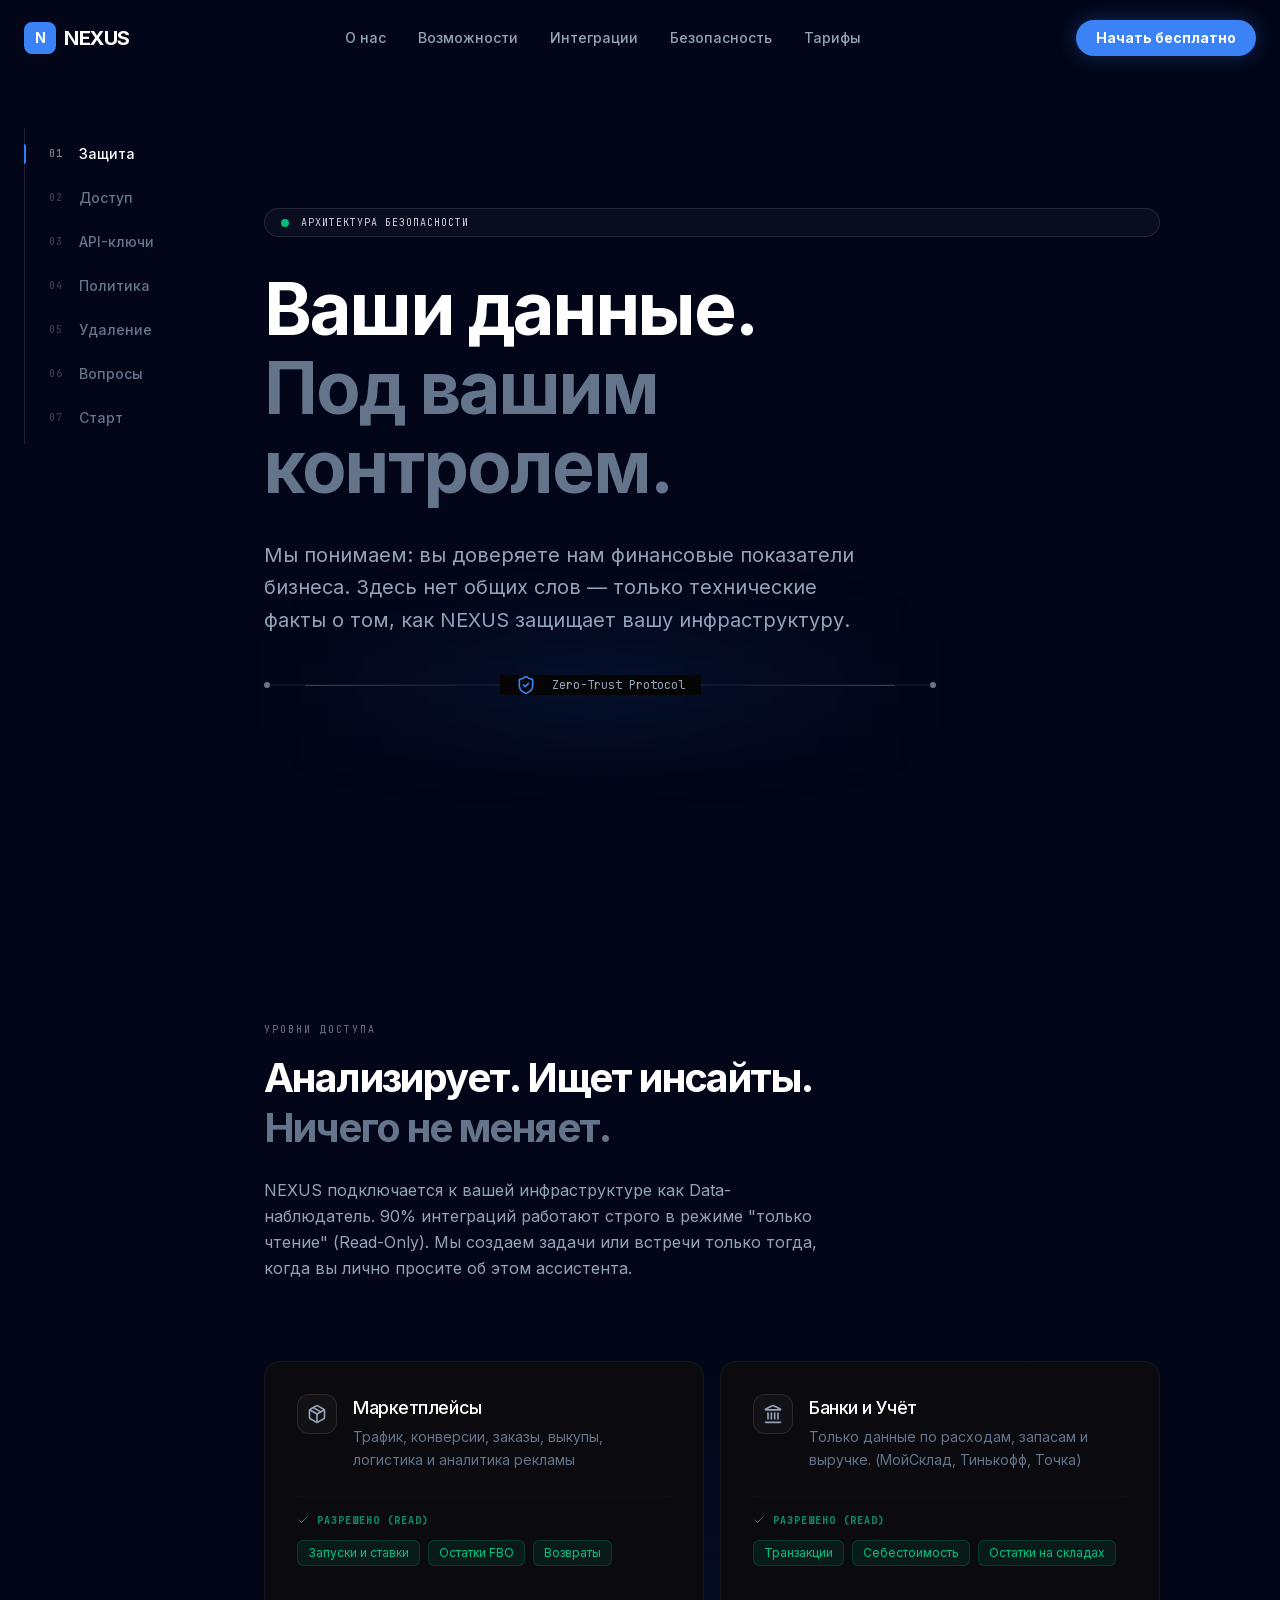
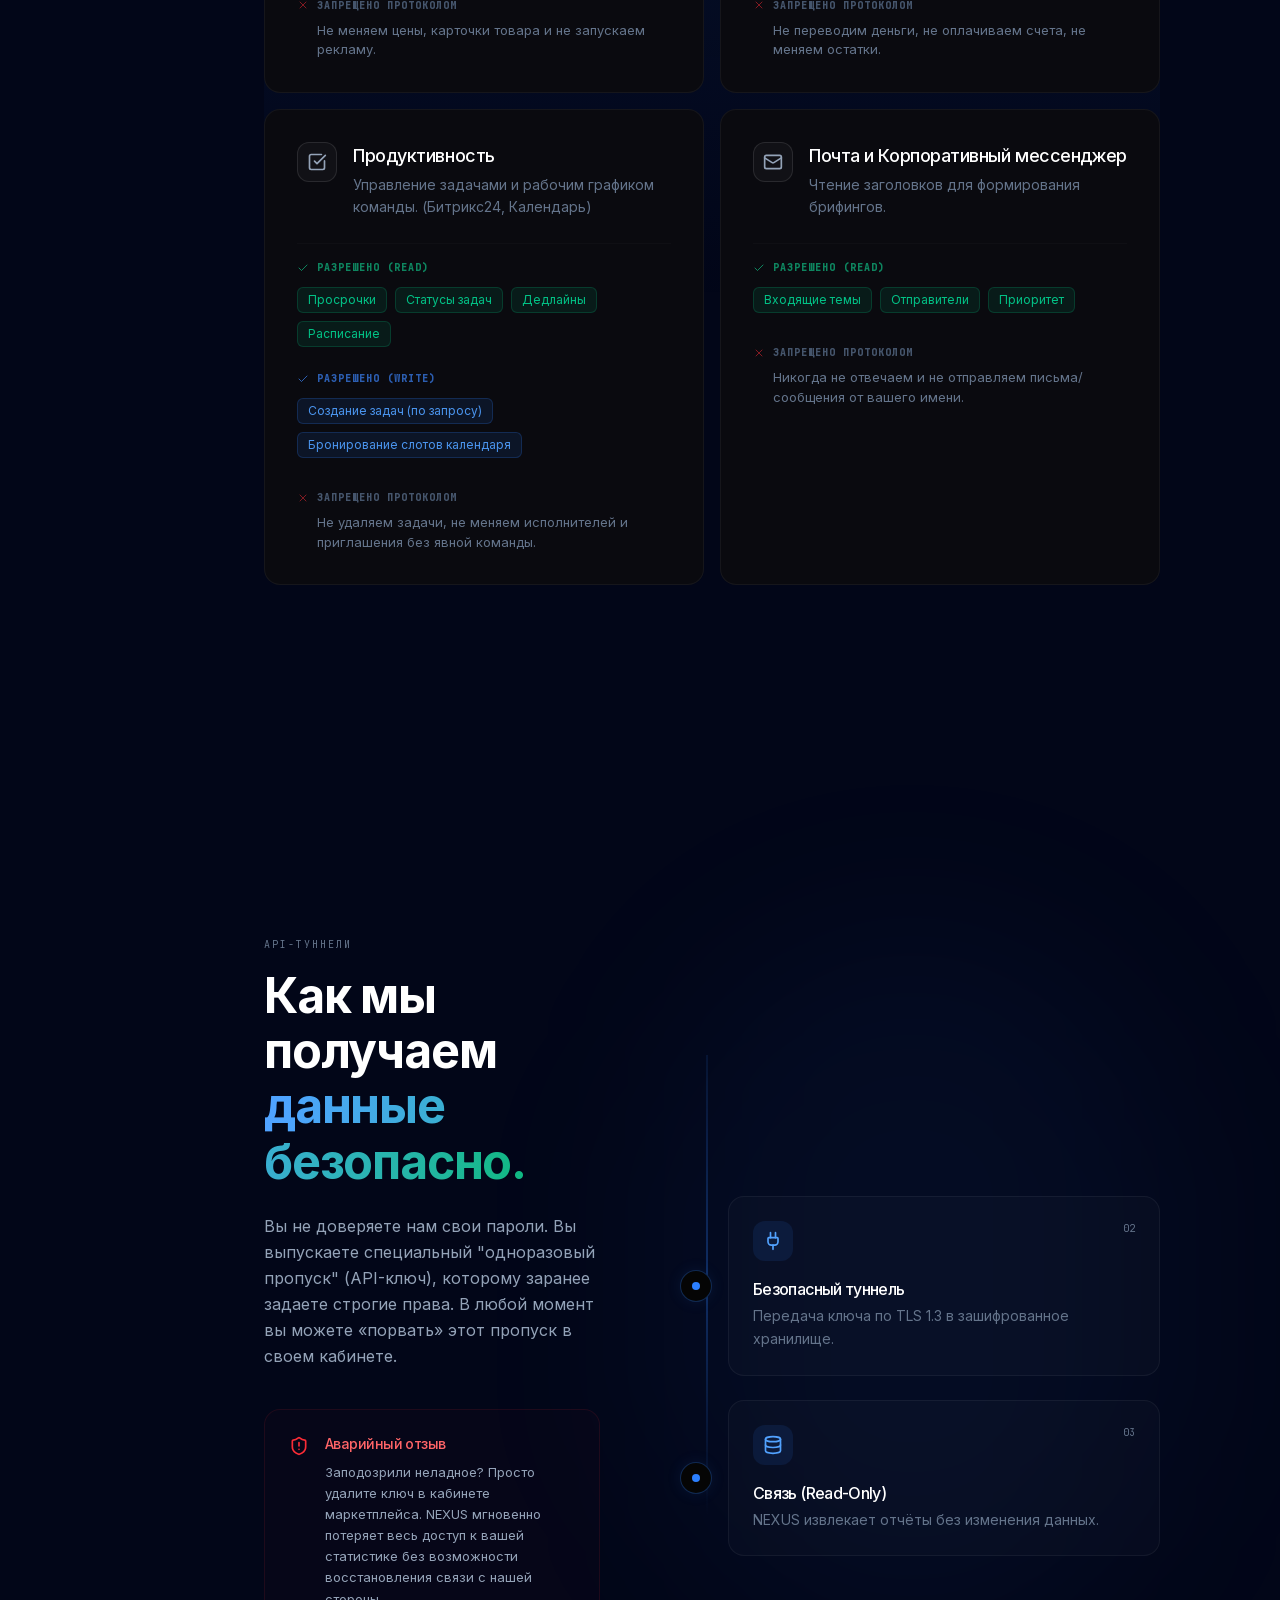
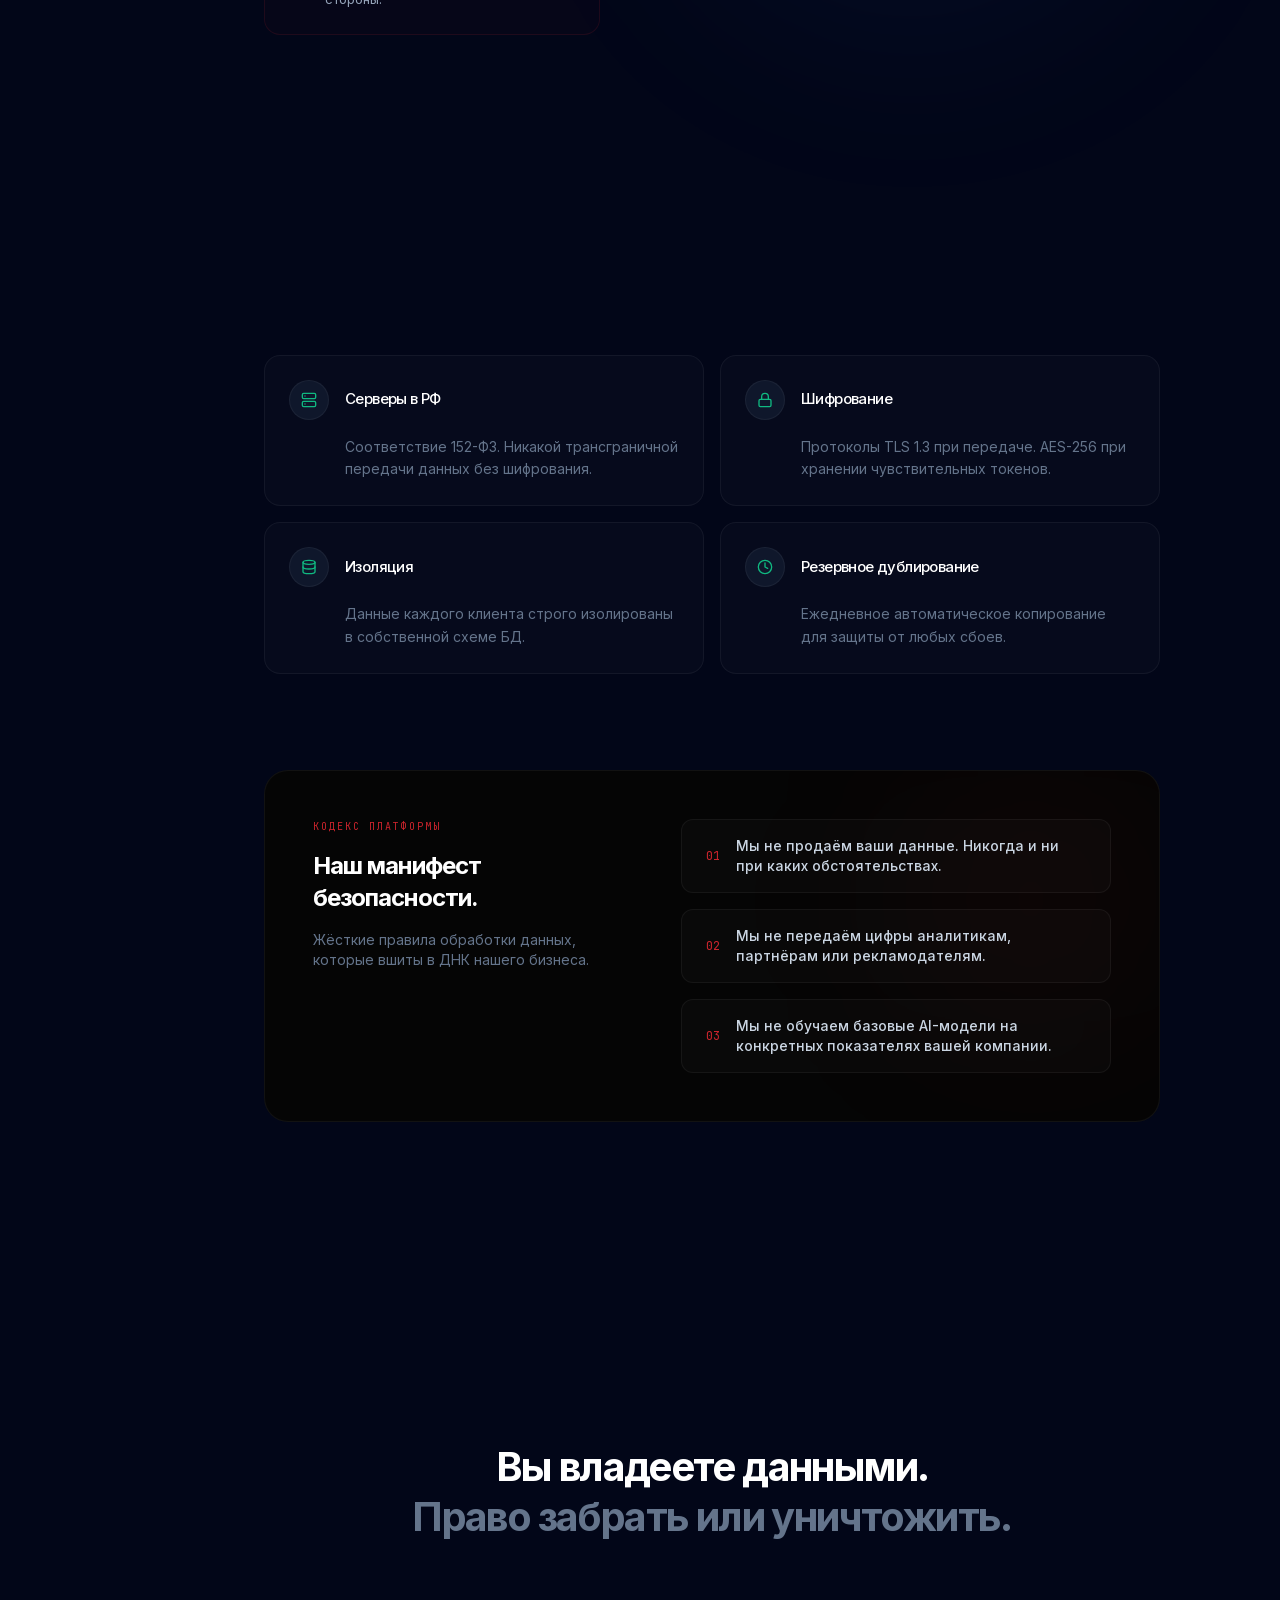
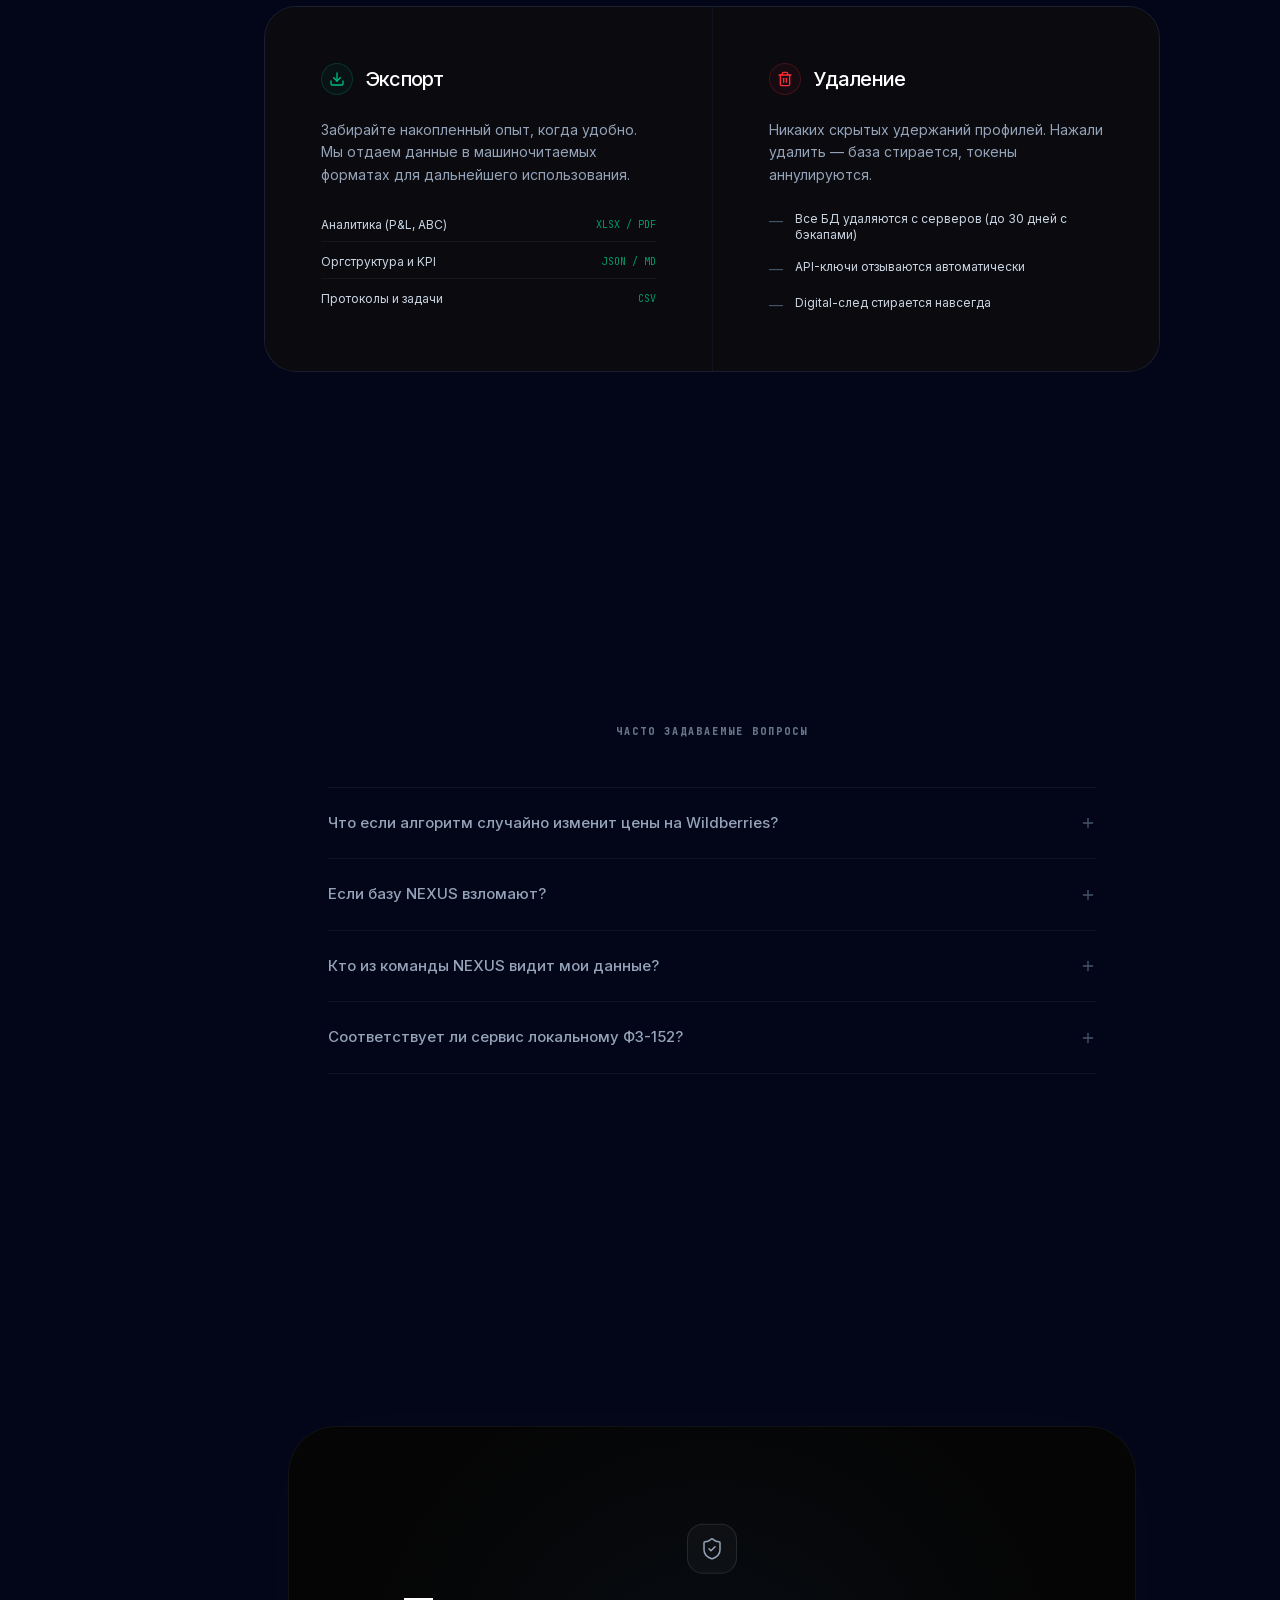
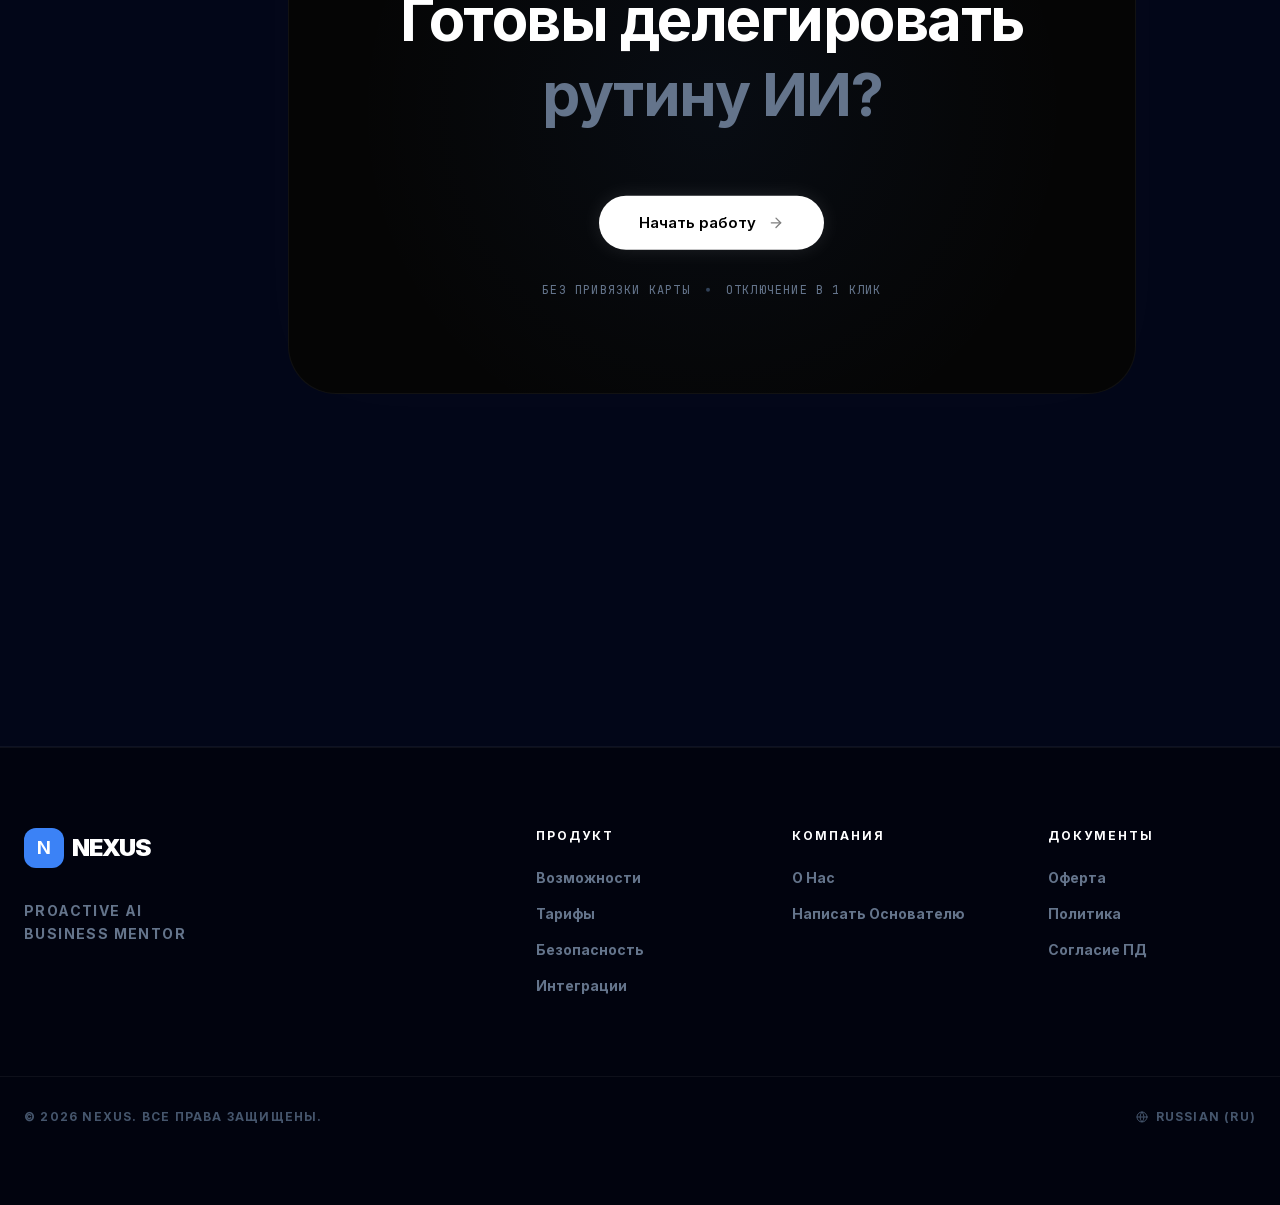
<file: security/index.html>
<!DOCTYPE html><!--Qy7w1eVXY539Rjby6U1yX--><html lang="ru"><head><meta charSet="utf-8"/><meta name="viewport" content="width=device-width, initial-scale=1"/><link rel="preload" href="/_next/static/media/70bc3e132a0a741e-s.p.15008bfb.woff2" as="font" crossorigin="" type="font/woff2"/><link rel="preload" href="/_next/static/media/83afe278b6a6bb3c-s.p.3a6ba036.woff2" as="font" crossorigin="" type="font/woff2"/><link rel="preload" href="/_next/static/media/9c72aa0f40e4eef8-s.p.18a48cbc.woff2" as="font" crossorigin="" type="font/woff2"/><link rel="stylesheet" href="/_next/static/chunks/08582c0ec1dc6f78.css" data-precedence="next"/><link rel="stylesheet" href="/_next/static/chunks/c664c63d59afc863.css" data-precedence="next"/><link rel="preload" as="script" fetchPriority="low" href="/_next/static/chunks/f05fe5d17f93a808.js"/><script src="/_next/static/chunks/806bdb8e4a6a9b95.js" async=""></script><script src="/_next/static/chunks/f2f58a7e93290fbb.js" async=""></script><script src="/_next/static/chunks/b583d0a9991c0a6a.js" async=""></script><script src="/_next/static/chunks/turbopack-de8898c3b1b37728.js" async=""></script><script src="/_next/static/chunks/515ed2c0c4397f89.js" async=""></script><script src="/_next/static/chunks/4068ac6383e218d8.js" async=""></script><script src="/_next/static/chunks/7152edf315c1fc60.js" async=""></script><script src="/_next/static/chunks/ff1a16fafef87110.js" async=""></script><script src="/_next/static/chunks/a2dfb6fc5208ab9b.js" async=""></script><script src="/_next/static/chunks/50fdc0e574c7916f.js" async=""></script><script src="/_next/static/chunks/1e9f768250e0891c.js" async=""></script><script src="/_next/static/chunks/7ef07873f1948000.js" async=""></script><meta name="next-size-adjust" content=""/><title>Безопасность | NEXUS</title><meta name="description" content="Ваши данные — под вашим контролем. Узнайте, как NEXUS защищает финансовые данные вашего бизнеса."/><link rel="icon" href="/favicon.ico?favicon.0b3bf435.ico" sizes="256x256" type="image/x-icon"/><script src="/_next/static/chunks/a6dad97d9634a72d.js" noModule=""></script></head><body class="inter_ed26c892-module__0Hd1FG__variable jetbrains_mono_7d65b77b-module__VxV-Ta__variable antialiased selection:bg-accent/30"><div hidden=""><!--$--><!--/$--></div><div class="fixed inset-0 bg-grid -z-10"></div><div class="fixed inset-0 bg-noise -z-10"></div><main class="relative min-h-screen bg-slate-950 text-slate-200"><nav class="fixed top-0 left-0 right-0 z-50 transition-all duration-300 border-b border-transparent bg-transparent py-5"><div class="container mx-auto px-6 flex items-center justify-between"><a class="flex items-center gap-2 group" href="/"><div class="w-8 h-8 rounded-lg bg-accent flex items-center justify-center text-white font-bold text-sm group-hover:scale-110 transition-transform">N</div><span class="text-xl font-bold tracking-tight text-white">NEXUS</span></a><div class="hidden md:flex items-center gap-6 lg:gap-8"><a class="text-sm font-medium text-slate-400 hover:text-white transition-colors" href="/about/">О нас</a><a class="text-sm font-medium text-slate-400 hover:text-white transition-colors" href="/features/">Возможности</a><a class="text-sm font-medium text-slate-400 hover:text-white transition-colors" href="/integrations/">Интеграции</a><a class="text-sm font-medium text-slate-400 hover:text-white transition-colors" href="/security/">Безопасность</a><a class="text-sm font-medium text-slate-400 hover:text-white transition-colors" href="/pricing/">Тарифы</a></div><div><div class="relative inline-block relative group"><button class="bg-accent hover:bg-accent/90 text-white px-5 py-2 rounded-full text-sm font-bold transition-all group-hover:scale-105 active:scale-95 shadow-[0_0_20px_rgba(59,130,246,0.3)]">Начать бесплатно</button></div></div></div><div class="absolute bottom-0 left-0 h-[2px] bg-accent transition-all duration-150" style="width:0%"></div></nav><div class="pt-24 lg:pt-32 pb-24 container mx-auto px-6 relative flex flex-col lg:flex-row gap-12"><div class="hidden lg:block w-48 shrink-0 relative"><aside class="sticky top-32 flex flex-col gap-6 border-l border-white/10 pl-6 py-4"><button class="flex items-center gap-4 text-sm font-medium transition-all duration-300 text-left relative text-white"><div class="absolute -left-[25px] top-1/2 -translate-y-1/2 w-[2px] h-full bg-blue-500 rounded-r-full"></div><span class="font-mono text-[10px] tracking-widest opacity-50">01</span>Защита</button><button class="flex items-center gap-4 text-sm font-medium transition-all duration-300 text-left relative text-slate-500 hover:text-slate-300"><span class="font-mono text-[10px] tracking-widest opacity-50">02</span>Доступ</button><button class="flex items-center gap-4 text-sm font-medium transition-all duration-300 text-left relative text-slate-500 hover:text-slate-300"><span class="font-mono text-[10px] tracking-widest opacity-50">03</span>API-ключи</button><button class="flex items-center gap-4 text-sm font-medium transition-all duration-300 text-left relative text-slate-500 hover:text-slate-300"><span class="font-mono text-[10px] tracking-widest opacity-50">04</span>Политика</button><button class="flex items-center gap-4 text-sm font-medium transition-all duration-300 text-left relative text-slate-500 hover:text-slate-300"><span class="font-mono text-[10px] tracking-widest opacity-50">05</span>Удаление</button><button class="flex items-center gap-4 text-sm font-medium transition-all duration-300 text-left relative text-slate-500 hover:text-slate-300"><span class="font-mono text-[10px] tracking-widest opacity-50">06</span>Вопросы</button><button class="flex items-center gap-4 text-sm font-medium transition-all duration-300 text-left relative text-slate-500 hover:text-slate-300"><span class="font-mono text-[10px] tracking-widest opacity-50">07</span>Старт</button></aside></div><div class="flex-1 flex flex-col gap-24 md:gap-32 w-full max-w-4xl"><section id="protection" class="relative pt-20 pb-20 flex flex-col justify-center min-h-[60vh]"><div class="inline-flex items-center px-4 py-1.5 rounded-full border border-white/10 bg-white/[0.03] mb-8" style="opacity:0;transform:translateY(10px)"><div class="w-2 h-2 rounded-full bg-emerald-500 mr-3 animate-pulse"></div><span class="text-[10px] font-mono tracking-widest text-slate-300 uppercase">Архитектура Безопасности</span></div><h1 class="text-4xl md:text-6xl lg:text-7xl font-bold text-white mb-8 leading-[1.1] tracking-tight max-w-3xl" style="opacity:0;transform:translateY(20px)">Ваши данные. <br class="hidden md:block"/><span class="text-slate-500">Под вашим контролем.</span></h1><p class="text-lg md:text-xl text-slate-400 max-w-[600px] leading-relaxed mb-12" style="opacity:0;transform:translateY(20px)">Мы понимаем: вы доверяете нам финансовые показатели бизнеса. Здесь нет общих слов — только технические факты о том, как NEXUS защищает вашу инфраструктуру.</p><div class="relative w-full max-w-2xl h-[2px] bg-white/5 flex items-center justify-between" style="opacity:0"><div class="absolute inset-x-0 h-[100px] -top-[50px] bg-gradient-to-r from-transparent via-blue-500/10 to-transparent blur-2xl pointer-events-none"></div><div class="w-1.5 h-1.5 rounded-full bg-slate-500 relative z-10"></div><div class="w-40 h-px bg-gradient-to-r from-slate-500/50 to-transparent"></div><div class="flex items-center gap-4 bg-[#050505] px-4 -mt-px relative z-10"><svg xmlns="http://www.w3.org/2000/svg" width="24" height="24" viewBox="0 0 24 24" fill="none" stroke="currentColor" stroke-width="2" stroke-linecap="round" stroke-linejoin="round" class="lucide lucide-shield-check w-5 h-5 text-[#3B82F6]" aria-hidden="true"><path d="M20 13c0 5-3.5 7.5-7.66 8.95a1 1 0 0 1-.67-.01C7.5 20.5 4 18 4 13V6a1 1 0 0 1 1-1c2 0 4.5-1.2 6.24-2.72a1.17 1.17 0 0 1 1.52 0C14.51 3.81 17 5 19 5a1 1 0 0 1 1 1z"></path><path d="m9 12 2 2 4-4"></path></svg><span class="font-mono text-xs text-slate-400">Zero-Trust Protocol</span></div><div class="w-40 h-px bg-gradient-to-l from-slate-500/50 to-transparent"></div><div class="w-1.5 h-1.5 rounded-full bg-slate-500 relative z-10"></div></div></section><section id="access" class="py-32 relative"><div class="absolute top-1/2 left-1/2 -translate-x-1/2 -translate-y-1/2 w-full h-[600px] bg-gradient-to-b from-transparent via-[#3B82F6]/5 to-transparent pointer-events-none"></div><div class="mb-20"><span class="text-slate-500 font-mono text-[10px] uppercase tracking-[0.2em] mb-4 block">Уровни доступа</span><h2 class="text-3xl md:text-[40px] font-bold text-white mb-6 leading-tight max-w-2xl">Анализирует. Ищет инсайты. <br class="hidden md:block"/><span class="text-slate-500">Ничего не меняет.</span></h2><p class="text-slate-400 max-w-xl text-base leading-relaxed">NEXUS подключается к вашей инфраструктуре как Data-наблюдатель. 90% интеграций работают строго в режиме &quot;только чтение&quot; (Read-Only). Мы создаем задачи или встречи только тогда, когда вы лично просите об этом ассистента.</p></div><div class="grid grid-cols-1 md:grid-cols-2 gap-4 relative z-10"><div class="group bg-[#0A0A0F] border border-white/5 rounded-2xl p-8 hover:bg-[#0D0F14] hover:border-white/10 transition-colors" style="opacity:0;transform:translateY(10px)"><div class="flex items-start gap-4 mb-6"><div class="w-10 h-10 rounded-xl bg-white/[0.03] border border-white/10 flex items-center justify-center shrink-0"><svg xmlns="http://www.w3.org/2000/svg" width="24" height="24" viewBox="0 0 24 24" fill="none" stroke="currentColor" stroke-width="2" stroke-linecap="round" stroke-linejoin="round" class="lucide lucide-package w-5 h-5 text-slate-400" aria-hidden="true"><path d="M11 21.73a2 2 0 0 0 2 0l7-4A2 2 0 0 0 21 16V8a2 2 0 0 0-1-1.73l-7-4a2 2 0 0 0-2 0l-7 4A2 2 0 0 0 3 8v8a2 2 0 0 0 1 1.73z"></path><path d="M12 22V12"></path><polyline points="3.29 7 12 12 20.71 7"></polyline><path d="m7.5 4.27 9 5.15"></path></svg></div><div><h3 class="text-white font-medium text-lg tracking-tight mb-1">Маркетплейсы</h3><p class="text-sm text-slate-500 max-w-sm leading-relaxed">Трафик, конверсии, заказы, выкупы, логистика и аналитика рекламы</p></div></div><div class="space-y-6 pt-4 border-t border-white/[0.02]"><div><h4 class="flex items-center gap-2 text-[10px] font-mono uppercase tracking-widest text-[#10B981]/70 mb-3"><svg xmlns="http://www.w3.org/2000/svg" width="24" height="24" viewBox="0 0 24 24" fill="none" stroke="currentColor" stroke-width="2" stroke-linecap="round" stroke-linejoin="round" class="lucide lucide-check w-3 h-3" aria-hidden="true"><path d="M20 6 9 17l-5-5"></path></svg> Разрешено (Read)</h4><div class="flex flex-wrap gap-2"><span class="text-xs bg-emerald-500/10 border border-emerald-500/20 text-emerald-400/90 px-2.5 py-1 rounded-md">Запуски и ставки</span><span class="text-xs bg-emerald-500/10 border border-emerald-500/20 text-emerald-400/90 px-2.5 py-1 rounded-md">Остатки FBO</span><span class="text-xs bg-emerald-500/10 border border-emerald-500/20 text-emerald-400/90 px-2.5 py-1 rounded-md">Возвраты</span></div></div><div class="pt-2"><h4 class="flex items-center gap-2 text-[10px] font-mono uppercase tracking-widest text-slate-600 mb-2"><svg xmlns="http://www.w3.org/2000/svg" width="24" height="24" viewBox="0 0 24 24" fill="none" stroke="currentColor" stroke-width="2" stroke-linecap="round" stroke-linejoin="round" class="lucide lucide-x w-3 h-3 text-red-500/50" aria-hidden="true"><path d="M18 6 6 18"></path><path d="m6 6 12 12"></path></svg> Запрещено протоколом</h4><p class="text-[13px] text-slate-500 pl-5">Не меняем цены, карточки товара и не запускаем рекламу.</p></div></div></div><div class="group bg-[#0A0A0F] border border-white/5 rounded-2xl p-8 hover:bg-[#0D0F14] hover:border-white/10 transition-colors" style="opacity:0;transform:translateY(10px)"><div class="flex items-start gap-4 mb-6"><div class="w-10 h-10 rounded-xl bg-white/[0.03] border border-white/10 flex items-center justify-center shrink-0"><svg xmlns="http://www.w3.org/2000/svg" width="24" height="24" viewBox="0 0 24 24" fill="none" stroke="currentColor" stroke-width="2" stroke-linecap="round" stroke-linejoin="round" class="lucide lucide-landmark w-5 h-5 text-slate-400" aria-hidden="true"><path d="M10 18v-7"></path><path d="M11.12 2.198a2 2 0 0 1 1.76.006l7.866 3.847c.476.233.31.949-.22.949H3.474c-.53 0-.695-.716-.22-.949z"></path><path d="M14 18v-7"></path><path d="M18 18v-7"></path><path d="M3 22h18"></path><path d="M6 18v-7"></path></svg></div><div><h3 class="text-white font-medium text-lg tracking-tight mb-1">Банки и Учёт</h3><p class="text-sm text-slate-500 max-w-sm leading-relaxed">Только данные по расходам, запасам и выручке. (МойСклад, Тинькофф, Точка)</p></div></div><div class="space-y-6 pt-4 border-t border-white/[0.02]"><div><h4 class="flex items-center gap-2 text-[10px] font-mono uppercase tracking-widest text-[#10B981]/70 mb-3"><svg xmlns="http://www.w3.org/2000/svg" width="24" height="24" viewBox="0 0 24 24" fill="none" stroke="currentColor" stroke-width="2" stroke-linecap="round" stroke-linejoin="round" class="lucide lucide-check w-3 h-3" aria-hidden="true"><path d="M20 6 9 17l-5-5"></path></svg> Разрешено (Read)</h4><div class="flex flex-wrap gap-2"><span class="text-xs bg-emerald-500/10 border border-emerald-500/20 text-emerald-400/90 px-2.5 py-1 rounded-md">Транзакции</span><span class="text-xs bg-emerald-500/10 border border-emerald-500/20 text-emerald-400/90 px-2.5 py-1 rounded-md">Себестоимость</span><span class="text-xs bg-emerald-500/10 border border-emerald-500/20 text-emerald-400/90 px-2.5 py-1 rounded-md">Остатки на складах</span></div></div><div class="pt-2"><h4 class="flex items-center gap-2 text-[10px] font-mono uppercase tracking-widest text-slate-600 mb-2"><svg xmlns="http://www.w3.org/2000/svg" width="24" height="24" viewBox="0 0 24 24" fill="none" stroke="currentColor" stroke-width="2" stroke-linecap="round" stroke-linejoin="round" class="lucide lucide-x w-3 h-3 text-red-500/50" aria-hidden="true"><path d="M18 6 6 18"></path><path d="m6 6 12 12"></path></svg> Запрещено протоколом</h4><p class="text-[13px] text-slate-500 pl-5">Не переводим деньги, не оплачиваем счета, не меняем остатки.</p></div></div></div><div class="group bg-[#0A0A0F] border border-white/5 rounded-2xl p-8 hover:bg-[#0D0F14] hover:border-white/10 transition-colors" style="opacity:0;transform:translateY(10px)"><div class="flex items-start gap-4 mb-6"><div class="w-10 h-10 rounded-xl bg-white/[0.03] border border-white/10 flex items-center justify-center shrink-0"><svg xmlns="http://www.w3.org/2000/svg" width="24" height="24" viewBox="0 0 24 24" fill="none" stroke="currentColor" stroke-width="2" stroke-linecap="round" stroke-linejoin="round" class="lucide lucide-square-check-big w-5 h-5 text-slate-400" aria-hidden="true"><path d="M21 10.656V19a2 2 0 0 1-2 2H5a2 2 0 0 1-2-2V5a2 2 0 0 1 2-2h12.344"></path><path d="m9 11 3 3L22 4"></path></svg></div><div><h3 class="text-white font-medium text-lg tracking-tight mb-1">Продуктивность</h3><p class="text-sm text-slate-500 max-w-sm leading-relaxed">Управление задачами и рабочим графиком команды. (Битрикс24, Календарь)</p></div></div><div class="space-y-6 pt-4 border-t border-white/[0.02]"><div><h4 class="flex items-center gap-2 text-[10px] font-mono uppercase tracking-widest text-[#10B981]/70 mb-3"><svg xmlns="http://www.w3.org/2000/svg" width="24" height="24" viewBox="0 0 24 24" fill="none" stroke="currentColor" stroke-width="2" stroke-linecap="round" stroke-linejoin="round" class="lucide lucide-check w-3 h-3" aria-hidden="true"><path d="M20 6 9 17l-5-5"></path></svg> Разрешено (Read)</h4><div class="flex flex-wrap gap-2"><span class="text-xs bg-emerald-500/10 border border-emerald-500/20 text-emerald-400/90 px-2.5 py-1 rounded-md">Просрочки</span><span class="text-xs bg-emerald-500/10 border border-emerald-500/20 text-emerald-400/90 px-2.5 py-1 rounded-md">Статусы задач</span><span class="text-xs bg-emerald-500/10 border border-emerald-500/20 text-emerald-400/90 px-2.5 py-1 rounded-md">Дедлайны</span><span class="text-xs bg-emerald-500/10 border border-emerald-500/20 text-emerald-400/90 px-2.5 py-1 rounded-md">Расписание</span></div></div><div><h4 class="flex items-center gap-2 text-[10px] font-mono uppercase tracking-widest text-[#3B82F6]/70 mb-3"><svg xmlns="http://www.w3.org/2000/svg" width="24" height="24" viewBox="0 0 24 24" fill="none" stroke="currentColor" stroke-width="2" stroke-linecap="round" stroke-linejoin="round" class="lucide lucide-check w-3 h-3" aria-hidden="true"><path d="M20 6 9 17l-5-5"></path></svg> Разрешено (Write)</h4><div class="flex flex-wrap gap-2"><span class="text-xs bg-blue-500/10 border border-blue-500/20 text-blue-400/90 px-2.5 py-1 rounded-md">Создание задач (по запросу)</span><span class="text-xs bg-blue-500/10 border border-blue-500/20 text-blue-400/90 px-2.5 py-1 rounded-md">Бронирование слотов календаря</span></div></div><div class="pt-2"><h4 class="flex items-center gap-2 text-[10px] font-mono uppercase tracking-widest text-slate-600 mb-2"><svg xmlns="http://www.w3.org/2000/svg" width="24" height="24" viewBox="0 0 24 24" fill="none" stroke="currentColor" stroke-width="2" stroke-linecap="round" stroke-linejoin="round" class="lucide lucide-x w-3 h-3 text-red-500/50" aria-hidden="true"><path d="M18 6 6 18"></path><path d="m6 6 12 12"></path></svg> Запрещено протоколом</h4><p class="text-[13px] text-slate-500 pl-5">Не удаляем задачи, не меняем исполнителей и приглашения без явной команды.</p></div></div></div><div class="group bg-[#0A0A0F] border border-white/5 rounded-2xl p-8 hover:bg-[#0D0F14] hover:border-white/10 transition-colors" style="opacity:0;transform:translateY(10px)"><div class="flex items-start gap-4 mb-6"><div class="w-10 h-10 rounded-xl bg-white/[0.03] border border-white/10 flex items-center justify-center shrink-0"><svg xmlns="http://www.w3.org/2000/svg" width="24" height="24" viewBox="0 0 24 24" fill="none" stroke="currentColor" stroke-width="2" stroke-linecap="round" stroke-linejoin="round" class="lucide lucide-mail w-5 h-5 text-slate-400" aria-hidden="true"><path d="m22 7-8.991 5.727a2 2 0 0 1-2.009 0L2 7"></path><rect x="2" y="4" width="20" height="16" rx="2"></rect></svg></div><div><h3 class="text-white font-medium text-lg tracking-tight mb-1">Почта и Корпоративный мессенджер</h3><p class="text-sm text-slate-500 max-w-sm leading-relaxed">Чтение заголовков для формирования брифингов.</p></div></div><div class="space-y-6 pt-4 border-t border-white/[0.02]"><div><h4 class="flex items-center gap-2 text-[10px] font-mono uppercase tracking-widest text-[#10B981]/70 mb-3"><svg xmlns="http://www.w3.org/2000/svg" width="24" height="24" viewBox="0 0 24 24" fill="none" stroke="currentColor" stroke-width="2" stroke-linecap="round" stroke-linejoin="round" class="lucide lucide-check w-3 h-3" aria-hidden="true"><path d="M20 6 9 17l-5-5"></path></svg> Разрешено (Read)</h4><div class="flex flex-wrap gap-2"><span class="text-xs bg-emerald-500/10 border border-emerald-500/20 text-emerald-400/90 px-2.5 py-1 rounded-md">Входящие темы</span><span class="text-xs bg-emerald-500/10 border border-emerald-500/20 text-emerald-400/90 px-2.5 py-1 rounded-md">Отправители</span><span class="text-xs bg-emerald-500/10 border border-emerald-500/20 text-emerald-400/90 px-2.5 py-1 rounded-md">Приоритет</span></div></div><div class="pt-2"><h4 class="flex items-center gap-2 text-[10px] font-mono uppercase tracking-widest text-slate-600 mb-2"><svg xmlns="http://www.w3.org/2000/svg" width="24" height="24" viewBox="0 0 24 24" fill="none" stroke="currentColor" stroke-width="2" stroke-linecap="round" stroke-linejoin="round" class="lucide lucide-x w-3 h-3 text-red-500/50" aria-hidden="true"><path d="M18 6 6 18"></path><path d="m6 6 12 12"></path></svg> Запрещено протоколом</h4><p class="text-[13px] text-slate-500 pl-5">Никогда не отвечаем и не отправляем письма/сообщения от вашего имени.</p></div></div></div></div></section><section id="api-keys" class="py-24"><div class="grid grid-cols-1 lg:grid-cols-12 gap-16 item-start"><div class="lg:col-span-5 flex flex-col justify-center"><span class="text-slate-500 font-mono text-[10px] uppercase tracking-[0.2em] mb-4 block">API-туннели</span><h2 class="text-3xl md:text-5xl font-bold text-white mb-6 leading-[1.15] tracking-tight">Как мы получаем <br/><span class="text-transparent bg-clip-text bg-gradient-to-r from-blue-400 to-[#10B981]">данные безопасно.</span></h2><p class="text-slate-400 text-base leading-relaxed mb-10">Вы не доверяете нам свои пароли. Вы выпускаете специальный &quot;одноразовый пропуск&quot; (API-ключ), которому заранее задаете строгие права. В любой момент вы можете «порвать» этот пропуск в своем кабинете.</p><div class="p-6 bg-red-500/[0.02] border border-red-500/10 rounded-2xl flex gap-4 items-start"><svg xmlns="http://www.w3.org/2000/svg" width="24" height="24" viewBox="0 0 24 24" fill="none" stroke="currentColor" stroke-width="2" stroke-linecap="round" stroke-linejoin="round" class="lucide lucide-shield-alert w-5 h-5 text-red-500 shrink-0 mt-0.5" aria-hidden="true"><path d="M20 13c0 5-3.5 7.5-7.66 8.95a1 1 0 0 1-.67-.01C7.5 20.5 4 18 4 13V6a1 1 0 0 1 1-1c2 0 4.5-1.2 6.24-2.72a1.17 1.17 0 0 1 1.52 0C14.51 3.81 17 5 19 5a1 1 0 0 1 1 1z"></path><path d="M12 8v4"></path><path d="M12 16h.01"></path></svg><div><h4 class="text-red-400 font-medium text-sm mb-2">Аварийный отзыв</h4><p class="text-slate-400 text-[13px] leading-relaxed">Заподозрили неладное? Просто удалите ключ в кабинете маркетплейса. NEXUS мгновенно потеряет весь доступ к вашей статистике без возможности восстановления связи с нашей стороны.</p></div></div></div><div class="lg:col-span-7 relative h-full flex flex-col justify-center min-h-[400px]"><div class="absolute inset-0 bg-[#3B82F6]/5 filter blur-[100px] rounded-full pointer-events-none"></div><div class="relative z-10 flex flex-col gap-6 w-full max-w-lg mx-auto lg:ml-auto lg:mr-0 pl-12 lg:pl-16"><div class="absolute top-10 bottom-10 left-[26px] lg:left-[42px] w-[2px] bg-gradient-to-b from-blue-500/10 via-blue-500/30 to-transparent"></div><div class="relative flex items-center gap-6" style="opacity:0;transform:translateX(20px)"><div class="absolute -left-12 lg:-left-12 flex items-center justify-center w-8 h-8 rounded-full bg-[#050505] border border-blue-500/30 z-10 shadow-[0_0_15px_rgba(59,130,246,0.1)]"><div class="w-2 h-2 bg-blue-500 rounded-full"></div></div><div class="flex-1 bg-white/[0.02] border border-white/5 rounded-2xl p-6 hover:bg-white/[0.04] transition-colors"><div class="flex justify-between items-start mb-4"><div class="w-10 h-10 rounded-xl bg-blue-500/10 flex items-center justify-center"><svg xmlns="http://www.w3.org/2000/svg" width="24" height="24" viewBox="0 0 24 24" fill="none" stroke="currentColor" stroke-width="2" stroke-linecap="round" stroke-linejoin="round" class="lucide lucide-key w-5 h-5 text-blue-400" aria-hidden="true"><path d="m15.5 7.5 2.3 2.3a1 1 0 0 0 1.4 0l2.1-2.1a1 1 0 0 0 0-1.4L19 4"></path><path d="m21 2-9.6 9.6"></path><circle cx="7.5" cy="15.5" r="5.5"></circle></svg></div><span class="font-mono text-[10px] text-slate-500">01</span></div><h3 class="text-white font-medium mb-1">Запрос API-ключа</h3><p class="text-slate-500 text-sm leading-relaxed">Генерация токена (Read-Only) в вашем кабинете.</p></div></div><div class="relative flex items-center gap-6" style="opacity:0;transform:translateX(20px)"><div class="absolute -left-12 lg:-left-12 flex items-center justify-center w-8 h-8 rounded-full bg-[#050505] border border-blue-500/30 z-10 shadow-[0_0_15px_rgba(59,130,246,0.1)]"><div class="w-2 h-2 bg-blue-500 rounded-full"></div></div><div class="flex-1 bg-white/[0.02] border border-white/5 rounded-2xl p-6 hover:bg-white/[0.04] transition-colors"><div class="flex justify-between items-start mb-4"><div class="w-10 h-10 rounded-xl bg-blue-500/10 flex items-center justify-center"><svg xmlns="http://www.w3.org/2000/svg" width="24" height="24" viewBox="0 0 24 24" fill="none" stroke="currentColor" stroke-width="2" stroke-linecap="round" stroke-linejoin="round" class="lucide lucide-plug w-5 h-5 text-blue-400" aria-hidden="true"><path d="M12 22v-5"></path><path d="M15 8V2"></path><path d="M17 8a1 1 0 0 1 1 1v4a4 4 0 0 1-4 4h-4a4 4 0 0 1-4-4V9a1 1 0 0 1 1-1z"></path><path d="M9 8V2"></path></svg></div><span class="font-mono text-[10px] text-slate-500">02</span></div><h3 class="text-white font-medium mb-1">Безопасный туннель</h3><p class="text-slate-500 text-sm leading-relaxed">Передача ключа по TLS 1.3 в зашифрованное хранилище.</p></div></div><div class="relative flex items-center gap-6" style="opacity:0;transform:translateX(20px)"><div class="absolute -left-12 lg:-left-12 flex items-center justify-center w-8 h-8 rounded-full bg-[#050505] border border-blue-500/30 z-10 shadow-[0_0_15px_rgba(59,130,246,0.1)]"><div class="w-2 h-2 bg-blue-500 rounded-full"></div></div><div class="flex-1 bg-white/[0.02] border border-white/5 rounded-2xl p-6 hover:bg-white/[0.04] transition-colors"><div class="flex justify-between items-start mb-4"><div class="w-10 h-10 rounded-xl bg-blue-500/10 flex items-center justify-center"><svg xmlns="http://www.w3.org/2000/svg" width="24" height="24" viewBox="0 0 24 24" fill="none" stroke="currentColor" stroke-width="2" stroke-linecap="round" stroke-linejoin="round" class="lucide lucide-database w-5 h-5 text-blue-400" aria-hidden="true"><ellipse cx="12" cy="5" rx="9" ry="3"></ellipse><path d="M3 5V19A9 3 0 0 0 21 19V5"></path><path d="M3 12A9 3 0 0 0 21 12"></path></svg></div><span class="font-mono text-[10px] text-slate-500">03</span></div><h3 class="text-white font-medium mb-1">Связь (Read-Only)</h3><p class="text-slate-500 text-sm leading-relaxed">NEXUS извлекает отчёты без изменения данных.</p></div></div></div></div></div></section><section id="policy" class="py-24 flex flex-col gap-24 relative z-10"><div class="grid grid-cols-1 md:grid-cols-2 gap-4"><div class="group flex flex-col p-6 rounded-2xl bg-white/[0.02] border border-white/5 hover:bg-white/[0.04] transition-all" style="opacity:0;transform:scale(0.98)"><div class="flex items-center gap-4 mb-4"><div class="w-10 h-10 rounded-full flex items-center justify-center bg-slate-900 border border-white/5"><svg xmlns="http://www.w3.org/2000/svg" width="24" height="24" viewBox="0 0 24 24" fill="none" stroke="currentColor" stroke-width="2" stroke-linecap="round" stroke-linejoin="round" class="lucide lucide-server w-4 h-4 text-[#10B981]" aria-hidden="true"><rect width="20" height="8" x="2" y="2" rx="2" ry="2"></rect><rect width="20" height="8" x="2" y="14" rx="2" ry="2"></rect><line x1="6" x2="6.01" y1="6" y2="6"></line><line x1="6" x2="6.01" y1="18" y2="18"></line></svg></div><h3 class="text-white font-medium text-[15px]">Серверы в РФ</h3></div><p class="text-sm text-slate-500 leading-relaxed pl-14">Соответствие 152-ФЗ. Никакой трансграничной передачи данных без шифрования.</p></div><div class="group flex flex-col p-6 rounded-2xl bg-white/[0.02] border border-white/5 hover:bg-white/[0.04] transition-all" style="opacity:0;transform:scale(0.98)"><div class="flex items-center gap-4 mb-4"><div class="w-10 h-10 rounded-full flex items-center justify-center bg-slate-900 border border-white/5"><svg xmlns="http://www.w3.org/2000/svg" width="24" height="24" viewBox="0 0 24 24" fill="none" stroke="currentColor" stroke-width="2" stroke-linecap="round" stroke-linejoin="round" class="lucide lucide-lock w-4 h-4 text-[#10B981]" aria-hidden="true"><rect width="18" height="11" x="3" y="11" rx="2" ry="2"></rect><path d="M7 11V7a5 5 0 0 1 10 0v4"></path></svg></div><h3 class="text-white font-medium text-[15px]">Шифрование</h3></div><p class="text-sm text-slate-500 leading-relaxed pl-14">Протоколы TLS 1.3 при передаче. AES-256 при хранении чувствительных токенов.</p></div><div class="group flex flex-col p-6 rounded-2xl bg-white/[0.02] border border-white/5 hover:bg-white/[0.04] transition-all" style="opacity:0;transform:scale(0.98)"><div class="flex items-center gap-4 mb-4"><div class="w-10 h-10 rounded-full flex items-center justify-center bg-slate-900 border border-white/5"><svg xmlns="http://www.w3.org/2000/svg" width="24" height="24" viewBox="0 0 24 24" fill="none" stroke="currentColor" stroke-width="2" stroke-linecap="round" stroke-linejoin="round" class="lucide lucide-database w-4 h-4 text-[#10B981]" aria-hidden="true"><ellipse cx="12" cy="5" rx="9" ry="3"></ellipse><path d="M3 5V19A9 3 0 0 0 21 19V5"></path><path d="M3 12A9 3 0 0 0 21 12"></path></svg></div><h3 class="text-white font-medium text-[15px]">Изоляция</h3></div><p class="text-sm text-slate-500 leading-relaxed pl-14">Данные каждого клиента строго изолированы в собственной схеме БД.</p></div><div class="group flex flex-col p-6 rounded-2xl bg-white/[0.02] border border-white/5 hover:bg-white/[0.04] transition-all" style="opacity:0;transform:scale(0.98)"><div class="flex items-center gap-4 mb-4"><div class="w-10 h-10 rounded-full flex items-center justify-center bg-slate-900 border border-white/5"><svg xmlns="http://www.w3.org/2000/svg" width="24" height="24" viewBox="0 0 24 24" fill="none" stroke="currentColor" stroke-width="2" stroke-linecap="round" stroke-linejoin="round" class="lucide lucide-clock w-4 h-4 text-[#10B981]" aria-hidden="true"><circle cx="12" cy="12" r="10"></circle><path d="M12 6v6l4 2"></path></svg></div><h3 class="text-white font-medium text-[15px]">Резервное дублирование</h3></div><p class="text-sm text-slate-500 leading-relaxed pl-14">Ежедневное автоматическое копирование для защиты от любых сбоев.</p></div></div><div class="relative overflow-hidden bg-[#050505] border border-white/5 rounded-3xl p-8 lg:p-12"><div class="absolute top-0 right-0 w-64 h-64 bg-red-500/5 blur-[100px] pointer-events-none rounded-full"></div><div class="flex flex-col lg:flex-row gap-12 items-start justify-between relative z-10"><div class="max-w-xs"><span class="text-red-500/80 font-mono text-[10px] uppercase tracking-[0.2em] mb-4 block">Кодекс платформы</span><h2 class="text-2xl font-bold text-white mb-4">Наш манифест безопасности.</h2><p class="text-slate-500 text-sm">Жёсткие правила обработки данных, которые вшиты в ДНК нашего бизнеса.</p></div><div class="flex-1 flex flex-col gap-4 w-full"><div class="flex items-center gap-4 py-4 px-6 rounded-xl bg-white/[0.02] border border-white/5" style="opacity:0;transform:translateX(-10px)"><span class="font-mono text-xs text-red-500/80">0<!-- -->1</span><div class="text-sm font-medium text-slate-300">Мы не продаём ваши данные. Никогда и ни при каких обстоятельствах.</div></div><div class="flex items-center gap-4 py-4 px-6 rounded-xl bg-white/[0.02] border border-white/5" style="opacity:0;transform:translateX(-10px)"><span class="font-mono text-xs text-red-500/80">0<!-- -->2</span><div class="text-sm font-medium text-slate-300">Мы не передаём цифры аналитикам, партнёрам или рекламодателям.</div></div><div class="flex items-center gap-4 py-4 px-6 rounded-xl bg-white/[0.02] border border-white/5" style="opacity:0;transform:translateX(-10px)"><span class="font-mono text-xs text-red-500/80">0<!-- -->3</span><div class="text-sm font-medium text-slate-300">Мы не обучаем базовые AI-модели на конкретных показателях вашей компании.</div></div></div></div></div></section><section id="deletion" class="py-24 relative"><h2 class="text-3xl md:text-[40px] font-bold text-white text-center mb-16 leading-tight">Вы владеете данными.<br/><span class="text-slate-500">Право забрать или уничтожить.</span></h2><div class="grid grid-cols-1 md:grid-cols-2 gap-px bg-white/5 mx-auto max-w-4xl border border-white/5 rounded-[2rem] overflow-hidden"><div class="p-10 lg:p-14 bg-[#0A0A0F] hover:bg-[#0D0F14] transition-colors flex flex-col items-start h-full"><div class="flex items-center gap-3 mb-6"><div class="w-8 h-8 rounded-full border border-emerald-500/20 bg-emerald-500/5 flex items-center justify-center"><svg xmlns="http://www.w3.org/2000/svg" width="24" height="24" viewBox="0 0 24 24" fill="none" stroke="currentColor" stroke-width="2" stroke-linecap="round" stroke-linejoin="round" class="lucide lucide-download w-4 h-4 text-emerald-500" aria-hidden="true"><path d="M12 15V3"></path><path d="M21 15v4a2 2 0 0 1-2 2H5a2 2 0 0 1-2-2v-4"></path><path d="m7 10 5 5 5-5"></path></svg></div><h3 class="text-xl font-medium text-white">Экспорт</h3></div><p class="text-slate-400 text-sm mb-6 leading-relaxed">Забирайте накопленный опыт, когда удобно. Мы отдаем данные в машиночитаемых форматах для дальнейшего использования.</p><div class="mt-auto space-y-3 w-full"><div class="flex justify-between border-b mx-0 border-white/5 pb-2"><span class="text-slate-300 text-xs">Аналитика (P&amp;L, ABC)</span><span class="text-emerald-500/80 font-mono text-[10px]">XLSX / PDF</span></div><div class="flex justify-between border-b border-white/5 pb-2"><span class="text-slate-300 text-xs">Оргструктура и KPI</span><span class="text-emerald-500/80 font-mono text-[10px]">JSON / MD</span></div><div class="flex justify-between border-b-0 pb-2"><span class="text-slate-300 text-xs">Протоколы и задачи</span><span class="text-emerald-500/80 font-mono text-[10px]">CSV</span></div></div></div><div class="p-10 lg:p-14 bg-[#0A0A0F] hover:bg-[#0D0F14] transition-colors flex flex-col items-start h-full"><div class="flex items-center gap-3 mb-6"><div class="w-8 h-8 rounded-full border border-red-500/20 bg-red-500/5 flex items-center justify-center"><svg xmlns="http://www.w3.org/2000/svg" width="24" height="24" viewBox="0 0 24 24" fill="none" stroke="currentColor" stroke-width="2" stroke-linecap="round" stroke-linejoin="round" class="lucide lucide-trash2 lucide-trash-2 w-4 h-4 text-red-500" aria-hidden="true"><path d="M10 11v6"></path><path d="M14 11v6"></path><path d="M19 6v14a2 2 0 0 1-2 2H7a2 2 0 0 1-2-2V6"></path><path d="M3 6h18"></path><path d="M8 6V4a2 2 0 0 1 2-2h4a2 2 0 0 1 2 2v2"></path></svg></div><h3 class="text-xl font-medium text-white">Удаление</h3></div><p class="text-slate-400 text-sm mb-6 leading-relaxed">Никаких скрытых удержаний профилей. Нажали удалить — база стирается, токены аннулируются.</p><ul class="mt-auto space-y-4 text-sm w-full"><li class="flex items-start gap-3"><span class="text-slate-600 shrink-0">—</span><span class="text-slate-300 text-xs">Все БД удаляются с серверов (до 30 дней с бэкапами)</span></li><li class="flex items-start gap-3"><span class="text-slate-600 shrink-0">—</span><span class="text-slate-300 text-xs">API-ключи отзываются автоматически</span></li><li class="flex items-start gap-3"><span class="text-slate-600 shrink-0">—</span><span class="text-slate-300 text-xs">Digital-след стирается навсегда</span></li></ul></div></div></section><section id="faq" class="py-32"><h2 class="font-mono text-[10px] uppercase tracking-[0.2em] text-slate-500 mb-12 text-center">Часто задаваемые вопросы</h2><div class="max-w-3xl mx-auto divide-y divide-white/5 border-t border-b border-white/5"><div class="group"><button class="w-full flex items-center justify-between py-6 text-left transition-colors"><span class="text-[15px] font-medium transition-colors pr-8 text-slate-400 group-hover:text-slate-200">Что если алгоритм случайно изменит цены на Wildberries?</span><div class="shrink-0 transition-colors text-slate-600 group-hover:text-slate-400"><div><svg xmlns="http://www.w3.org/2000/svg" width="24" height="24" viewBox="0 0 24 24" fill="none" stroke="currentColor" stroke-width="2" stroke-linecap="round" stroke-linejoin="round" class="lucide lucide-plus w-4 h-4" aria-hidden="true"><path d="M5 12h14"></path><path d="M12 5v14"></path></svg></div></div></button></div><div class="group"><button class="w-full flex items-center justify-between py-6 text-left transition-colors"><span class="text-[15px] font-medium transition-colors pr-8 text-slate-400 group-hover:text-slate-200">Если базу NEXUS взломают?</span><div class="shrink-0 transition-colors text-slate-600 group-hover:text-slate-400"><div><svg xmlns="http://www.w3.org/2000/svg" width="24" height="24" viewBox="0 0 24 24" fill="none" stroke="currentColor" stroke-width="2" stroke-linecap="round" stroke-linejoin="round" class="lucide lucide-plus w-4 h-4" aria-hidden="true"><path d="M5 12h14"></path><path d="M12 5v14"></path></svg></div></div></button></div><div class="group"><button class="w-full flex items-center justify-between py-6 text-left transition-colors"><span class="text-[15px] font-medium transition-colors pr-8 text-slate-400 group-hover:text-slate-200">Кто из команды NEXUS видит мои данные?</span><div class="shrink-0 transition-colors text-slate-600 group-hover:text-slate-400"><div><svg xmlns="http://www.w3.org/2000/svg" width="24" height="24" viewBox="0 0 24 24" fill="none" stroke="currentColor" stroke-width="2" stroke-linecap="round" stroke-linejoin="round" class="lucide lucide-plus w-4 h-4" aria-hidden="true"><path d="M5 12h14"></path><path d="M12 5v14"></path></svg></div></div></button></div><div class="group"><button class="w-full flex items-center justify-between py-6 text-left transition-colors"><span class="text-[15px] font-medium transition-colors pr-8 text-slate-400 group-hover:text-slate-200">Соответствует ли сервис локальному ФЗ-152?</span><div class="shrink-0 transition-colors text-slate-600 group-hover:text-slate-400"><div><svg xmlns="http://www.w3.org/2000/svg" width="24" height="24" viewBox="0 0 24 24" fill="none" stroke="currentColor" stroke-width="2" stroke-linecap="round" stroke-linejoin="round" class="lucide lucide-plus w-4 h-4" aria-hidden="true"><path d="M5 12h14"></path><path d="M12 5v14"></path></svg></div></div></button></div></div></section><section id="start" class="container mx-auto px-6 py-24 relative overflow-hidden"><div class="bg-[#050505] border border-white/5 rounded-[3rem] p-12 lg:p-24 flex flex-col items-center text-center overflow-hidden relative shadow-[0_0_100px_rgba(255,255,255,0.02)]"><div class="absolute top-1/2 left-1/2 -translate-x-1/2 -translate-y-1/2 w-full h-full bg-[radial-gradient(circle_at_center,rgba(59,130,246,0.06)_0%,transparent_70%)] pointer-events-none"></div><div class="relative z-10 space-y-8 flex flex-col items-center" style="opacity:0;transform:translateY(20px)"><div class="mb-2 p-3 bg-white/[0.03] rounded-2xl border border-white/10 w-fit"><svg xmlns="http://www.w3.org/2000/svg" width="24" height="24" viewBox="0 0 24 24" fill="none" stroke="currentColor" stroke-width="1.5" stroke-linecap="round" stroke-linejoin="round" class="lucide lucide-shield-check w-6 h-6 text-slate-400" aria-hidden="true"><path d="M20 13c0 5-3.5 7.5-7.66 8.95a1 1 0 0 1-.67-.01C7.5 20.5 4 18 4 13V6a1 1 0 0 1 1-1c2 0 4.5-1.2 6.24-2.72a1.17 1.17 0 0 1 1.52 0C14.51 3.81 17 5 19 5a1 1 0 0 1 1 1z"></path><path d="m9 12 2 2 4-4"></path></svg></div><h2 class="text-4xl md:text-5xl lg:text-6xl font-bold text-white leading-tight tracking-tight max-w-3xl">Готовы делегировать <br class="hidden md:block"/><span class="text-slate-500">рутину ИИ?</span></h2><div class="pt-8 flex flex-col items-center gap-6"><div class="relative inline-block relative group"><button class="flex items-center justify-center gap-3 bg-white text-black px-10 py-4 rounded-full text-[15px] font-semibold transition-all hover:scale-[1.02] shadow-[0_0_20px_rgba(255,255,255,0.1)] w-full sm:w-auto">Начать работу<svg xmlns="http://www.w3.org/2000/svg" width="24" height="24" viewBox="0 0 24 24" fill="none" stroke="currentColor" stroke-width="2" stroke-linecap="round" stroke-linejoin="round" class="lucide lucide-arrow-right w-4 h-4 opacity-50 group-hover:translate-x-1 transition-transform" aria-hidden="true"><path d="M5 12h14"></path><path d="m12 5 7 7-7 7"></path></svg></button></div><div class="flex flex-col sm:flex-row items-center gap-4 text-slate-500 text-xs font-mono uppercase tracking-widest mt-2"><span>Без привязки карты</span><span class="hidden sm:inline-block w-1 h-1 rounded-full bg-slate-700"></span><span>Отключение в 1 клик</span></div></div></div></div></section></div></div><footer class="mt-40 border-t border-white/5 relative overflow-hidden"><div class="py-20 border-t border-white/5 bg-black/40"><div class="container mx-auto px-6 grid grid-cols-2 md:grid-cols-4 lg:grid-cols-5 gap-12"><div class="col-span-2 space-y-8"><div class="flex items-center gap-2"><div class="w-10 h-10 rounded-xl bg-accent flex items-center justify-center text-white font-bold text-lg">N</div><span class="text-2xl font-black text-white uppercase tracking-tighter">NEXUS</span></div><p class="text-slate-500 text-sm leading-relaxed max-w-xs uppercase font-bold tracking-widest leading-6">Proactive AI <br/> Business Mentor</p></div><div class="space-y-6"><h4 class="text-white font-bold text-xs uppercase tracking-[2px]">Продукт</h4><ul class="space-y-4 text-sm text-slate-500 font-bold"><li class="hover:text-white transition-colors cursor-pointer capitalize"><a href="/features/">Возможности</a></li><li class="hover:text-white transition-colors cursor-pointer capitalize"><a href="/pricing/">Тарифы</a></li><li class="hover:text-white transition-colors cursor-pointer capitalize"><a href="/security/">Безопасность</a></li><li class="hover:text-white transition-colors cursor-pointer capitalize"><a href="/integrations/">Интеграции</a></li></ul></div><div class="space-y-6"><h4 class="text-white font-bold text-xs uppercase tracking-[2px]">Компания</h4><ul class="space-y-4 text-sm text-slate-500 font-bold"><li class="hover:text-white transition-colors cursor-pointer capitalize"><a href="/about/">О нас</a></li><li class="hover:text-white transition-colors cursor-pointer capitalize"><a href="https://t.me/nexus_founder" target="_blank" rel="noopener noreferrer">Написать основателю</a></li></ul></div><div class="space-y-6"><h4 class="text-white font-bold text-xs uppercase tracking-[2px]">Документы</h4><ul class="space-y-4 text-sm text-slate-500 font-bold"><li class="hover:text-white transition-colors cursor-pointer capitalize">Оферта</li><li class="hover:text-white transition-colors cursor-pointer capitalize">Политика</li><li class="hover:text-white transition-colors cursor-pointer capitalize">Согласие ПД</li></ul></div></div><div class="container mx-auto px-6 mt-20 pt-8 border-t border-white/5 flex flex-col md:flex-row justify-between items-center gap-6"><p class="text-slate-600 text-xs font-bold uppercase tracking-widest">© 2026 NEXUS. Все права защищены.</p><div class="flex items-center gap-8 text-xs text-slate-600 font-bold uppercase tracking-widest"><div class="flex items-center gap-2 hover:text-slate-400 transition-colors cursor-pointer"><svg xmlns="http://www.w3.org/2000/svg" width="24" height="24" viewBox="0 0 24 24" fill="none" stroke="currentColor" stroke-width="2" stroke-linecap="round" stroke-linejoin="round" class="lucide lucide-globe w-3 h-3" aria-hidden="true"><circle cx="12" cy="12" r="10"></circle><path d="M12 2a14.5 14.5 0 0 0 0 20 14.5 14.5 0 0 0 0-20"></path><path d="M2 12h20"></path></svg>Russian (RU)</div></div></div></div></footer></main><!--$--><!--/$--><script src="/_next/static/chunks/f05fe5d17f93a808.js" id="_R_" async=""></script><script>(self.__next_f=self.__next_f||[]).push([0])</script><script>self.__next_f.push([1,"1:\"$Sreact.fragment\"\n2:I[50682,[\"/_next/static/chunks/515ed2c0c4397f89.js\",\"/_next/static/chunks/4068ac6383e218d8.js\",\"/_next/static/chunks/7152edf315c1fc60.js\"],\"WaitlistProvider\"]\n3:I[12368,[\"/_next/static/chunks/515ed2c0c4397f89.js\",\"/_next/static/chunks/4068ac6383e218d8.js\",\"/_next/static/chunks/7152edf315c1fc60.js\"],\"CommandMenu\"]\n4:I[39756,[\"/_next/static/chunks/ff1a16fafef87110.js\",\"/_next/static/chunks/a2dfb6fc5208ab9b.js\"],\"default\"]\n5:I[37457,[\"/_next/static/chunks/ff1a16fafef87110.js\",\"/_next/static/chunks/a2dfb6fc5208ab9b.js\"],\"default\"]\n6:I[57561,[\"/_next/static/chunks/515ed2c0c4397f89.js\",\"/_next/static/chunks/4068ac6383e218d8.js\",\"/_next/static/chunks/7152edf315c1fc60.js\"],\"WaitlistModal\"]\n7:I[2847,[\"/_next/static/chunks/515ed2c0c4397f89.js\",\"/_next/static/chunks/4068ac6383e218d8.js\",\"/_next/static/chunks/7152edf315c1fc60.js\",\"/_next/static/chunks/50fdc0e574c7916f.js\",\"/_next/static/chunks/1e9f768250e0891c.js\",\"/_next/static/chunks/7ef07873f1948000.js\"],\"SmoothScrollProvider\"]\n8:I[45678,[\"/_next/static/chunks/515ed2c0c4397f89.js\",\"/_next/static/chunks/4068ac6383e218d8.js\",\"/_next/static/chunks/7152edf315c1fc60.js\",\"/_next/static/chunks/50fdc0e574c7916f.js\",\"/_next/static/chunks/1e9f768250e0891c.js\",\"/_next/static/chunks/7ef07873f1948000.js\"],\"Navbar\"]\n9:I[96153,[\"/_next/static/chunks/515ed2c0c4397f89.js\",\"/_next/static/chunks/4068ac6383e218d8.js\",\"/_next/static/chunks/7152edf315c1fc60.js\",\"/_next/static/chunks/50fdc0e574c7916f.js\",\"/_next/static/chunks/1e9f768250e0891c.js\",\"/_next/static/chunks/7ef07873f1948000.js\"],\"SecuritySidebar\"]\na:I[22394,[\"/_next/static/chunks/515ed2c0c4397f89.js\",\"/_next/static/chunks/4068ac6383e218d8.js\",\"/_next/static/chunks/7152edf315c1fc60.js\",\"/_next/static/chunks/50fdc0e574c7916f.js\",\"/_next/static/chunks/1e9f768250e0891c.js\",\"/_next/static/chunks/7ef07873f1948000.js\"],\"SecurityHero\"]\nb:I[29037,[\"/_next/static/chunks/515ed2c0c4397f89.js\",\"/_next/static/chunks/4068ac6383e218d8.js\",\"/_next/static/chunks/7152edf315c1fc60.js\",\"/_next/static/chunks/50fdc0e574c7916f.js\",\"/_next/static/chunks/1e9f768250e0891c.js\",\"/_next/static/chunks/7ef07873f1948000.js\"],\"SecurityAccess\"]\nc:I[46173,[\"/_next/static/chunks/515ed2c0c4397f89.js\",\"/_next/static/chunks/4068ac6383e218d8.js\",\"/_next/static/chunks/7152edf315c1fc60.js\",\"/_next/static/chunks/50fdc0e574c7916f.js\",\"/_next/static/chunks/1e9f768250e0891c.js\",\"/_next/static/chunks/7ef07873f1948000.js\"],\"SecurityApiKeys\"]\nd:I[28345,[\"/_next/static/chunks/515ed2c0c4397f89.js\",\"/_next/static/chunks/4068ac6383e218d8.js\",\"/_next/static/chunks/7152edf315c1fc60.js\",\"/_next/static/chunks/50fdc0e574c7916f.js\",\"/_next/static/chunks/1e9f768250e0891c.js\",\"/_next/static/chunks/7ef07873f1948000.js\"],\"SecurityPolicy\"]\ne:I[22910,[\"/_next/static/chunks/515ed2c0c4397f89.js\",\"/_next/static/chunks/4068ac6383e218d8.js\",\"/_next/static/chunks/7152edf315c1fc60.js\",\"/_next/static/chunks/50fdc0e574c7916f.js\",\"/_next/static/chunks/1e9f768250e0891c.js\",\"/_next/static/chunks/7ef07873f1948000.js\"],\"SecurityExport\"]\nf:I[64363,[\"/_next/static/chunks/515ed2c0c4397f89.js\",\"/_next/static/chunks/4068ac6383e218d8.js\",\"/_next/static/chunks/7152edf315c1fc60.js\",\"/_next/static/chunks/50fdc0e574c7916f.js\",\"/_next/static/chunks/1e9f768250e0891c.js\",\"/_next/static/chunks/7ef07873f1948000.js\"],\"SecurityFAQ\"]\n10:I[2625,[\"/_next/static/chunks/515ed2c0c4397f89.js\",\"/_next/static/chunks/4068ac6383e218d8.js\",\"/_next/static/chunks/7152edf315c1fc60.js\",\"/_next/static/chunks/50fdc0e574c7916f.js\",\"/_next/static/chunks/1e9f768250e0891c.js\",\"/_next/static/chunks/7ef07873f1948000.js\"],\"SecurityCTA\"]\n11:I[13642,[\"/_next/static/chunks/515ed2c0c4397f89.js\",\"/_next/static/chunks/4068ac6383e218d8.js\",\"/_next/static/chunks/7152edf315c1fc60.js\",\"/_next/static/chunks/50fdc0e574c7916f.js\",\"/_next/static/chunks/1e9f768250e0891c.js\",\"/_next/static/chunks/7ef07873f1948000.js\"],\"Footer\"]\n12:I[97367,[\"/_next/static/chunks/ff1a16fafef87110.js\",\"/_next/static/chunks/a2dfb6fc5208ab9b.js\"],\"OutletBoundary\"]\n13:\"$Sreact.suspense\"\n15:I[97367,[\"/_next/static/chunks/ff1a16fafef87110.js\",\"/_next/static/chunks/a2dfb6fc5208ab"])</script><script>self.__next_f.push([1,"9b.js\"],\"ViewportBoundary\"]\n17:I[97367,[\"/_next/static/chunks/ff1a16fafef87110.js\",\"/_next/static/chunks/a2dfb6fc5208ab9b.js\"],\"MetadataBoundary\"]\n19:I[68027,[],\"default\"]\n:HL[\"/_next/static/chunks/08582c0ec1dc6f78.css\",\"style\"]\n:HL[\"/_next/static/chunks/c664c63d59afc863.css\",\"style\"]\n:HL[\"/_next/static/media/70bc3e132a0a741e-s.p.15008bfb.woff2\",\"font\",{\"crossOrigin\":\"\",\"type\":\"font/woff2\"}]\n:HL[\"/_next/static/media/83afe278b6a6bb3c-s.p.3a6ba036.woff2\",\"font\",{\"crossOrigin\":\"\",\"type\":\"font/woff2\"}]\n:HL[\"/_next/static/media/9c72aa0f40e4eef8-s.p.18a48cbc.woff2\",\"font\",{\"crossOrigin\":\"\",\"type\":\"font/woff2\"}]\n"])</script><script>self.__next_f.push([1,"0:{\"P\":null,\"b\":\"Qy7w1eVXY539Rjby6U1yX\",\"c\":[\"\",\"security\",\"\"],\"q\":\"\",\"i\":false,\"f\":[[[\"\",{\"children\":[\"security\",{\"children\":[\"__PAGE__\",{}]}]},\"$undefined\",\"$undefined\",true],[[\"$\",\"$1\",\"c\",{\"children\":[[[\"$\",\"link\",\"0\",{\"rel\":\"stylesheet\",\"href\":\"/_next/static/chunks/08582c0ec1dc6f78.css\",\"precedence\":\"next\",\"crossOrigin\":\"$undefined\",\"nonce\":\"$undefined\"}],[\"$\",\"link\",\"1\",{\"rel\":\"stylesheet\",\"href\":\"/_next/static/chunks/c664c63d59afc863.css\",\"precedence\":\"next\",\"crossOrigin\":\"$undefined\",\"nonce\":\"$undefined\"}],[\"$\",\"script\",\"script-0\",{\"src\":\"/_next/static/chunks/515ed2c0c4397f89.js\",\"async\":true,\"nonce\":\"$undefined\"}],[\"$\",\"script\",\"script-1\",{\"src\":\"/_next/static/chunks/4068ac6383e218d8.js\",\"async\":true,\"nonce\":\"$undefined\"}],[\"$\",\"script\",\"script-2\",{\"src\":\"/_next/static/chunks/7152edf315c1fc60.js\",\"async\":true,\"nonce\":\"$undefined\"}]],[\"$\",\"html\",null,{\"lang\":\"ru\",\"children\":[\"$\",\"body\",null,{\"className\":\"inter_ed26c892-module__0Hd1FG__variable jetbrains_mono_7d65b77b-module__VxV-Ta__variable antialiased selection:bg-accent/30\",\"children\":[[\"$\",\"div\",null,{\"className\":\"fixed inset-0 bg-grid -z-10\"}],[\"$\",\"div\",null,{\"className\":\"fixed inset-0 bg-noise -z-10\"}],[\"$\",\"$L2\",null,{\"children\":[[\"$\",\"$L3\",null,{}],[\"$\",\"$L4\",null,{\"parallelRouterKey\":\"children\",\"error\":\"$undefined\",\"errorStyles\":\"$undefined\",\"errorScripts\":\"$undefined\",\"template\":[\"$\",\"$L5\",null,{}],\"templateStyles\":\"$undefined\",\"templateScripts\":\"$undefined\",\"notFound\":[[[\"$\",\"title\",null,{\"children\":\"404: This page could not be found.\"}],[\"$\",\"div\",null,{\"style\":{\"fontFamily\":\"system-ui,\\\"Segoe UI\\\",Roboto,Helvetica,Arial,sans-serif,\\\"Apple Color Emoji\\\",\\\"Segoe UI Emoji\\\"\",\"height\":\"100vh\",\"textAlign\":\"center\",\"display\":\"flex\",\"flexDirection\":\"column\",\"alignItems\":\"center\",\"justifyContent\":\"center\"},\"children\":[\"$\",\"div\",null,{\"children\":[[\"$\",\"style\",null,{\"dangerouslySetInnerHTML\":{\"__html\":\"body{color:#000;background:#fff;margin:0}.next-error-h1{border-right:1px solid rgba(0,0,0,.3)}@media (prefers-color-scheme:dark){body{color:#fff;background:#000}.next-error-h1{border-right:1px solid rgba(255,255,255,.3)}}\"}}],[\"$\",\"h1\",null,{\"className\":\"next-error-h1\",\"style\":{\"display\":\"inline-block\",\"margin\":\"0 20px 0 0\",\"padding\":\"0 23px 0 0\",\"fontSize\":24,\"fontWeight\":500,\"verticalAlign\":\"top\",\"lineHeight\":\"49px\"},\"children\":404}],[\"$\",\"div\",null,{\"style\":{\"display\":\"inline-block\"},\"children\":[\"$\",\"h2\",null,{\"style\":{\"fontSize\":14,\"fontWeight\":400,\"lineHeight\":\"49px\",\"margin\":0},\"children\":\"This page could not be found.\"}]}]]}]}]],[]],\"forbidden\":\"$undefined\",\"unauthorized\":\"$undefined\"}],[\"$\",\"$L6\",null,{}]]}]]}]}]]}],{\"children\":[[\"$\",\"$1\",\"c\",{\"children\":[null,[\"$\",\"$L4\",null,{\"parallelRouterKey\":\"children\",\"error\":\"$undefined\",\"errorStyles\":\"$undefined\",\"errorScripts\":\"$undefined\",\"template\":[\"$\",\"$L5\",null,{}],\"templateStyles\":\"$undefined\",\"templateScripts\":\"$undefined\",\"notFound\":\"$undefined\",\"forbidden\":\"$undefined\",\"unauthorized\":\"$undefined\"}]]}],{\"children\":[[\"$\",\"$1\",\"c\",{\"children\":[[\"$\",\"$L7\",null,{\"children\":[\"$\",\"main\",null,{\"className\":\"relative min-h-screen bg-slate-950 text-slate-200\",\"children\":[[\"$\",\"$L8\",null,{}],[\"$\",\"div\",null,{\"className\":\"pt-24 lg:pt-32 pb-24 container mx-auto px-6 relative flex flex-col lg:flex-row gap-12\",\"children\":[[\"$\",\"div\",null,{\"className\":\"hidden lg:block w-48 shrink-0 relative\",\"children\":[\"$\",\"$L9\",null,{}]}],[\"$\",\"div\",null,{\"className\":\"flex-1 flex flex-col gap-24 md:gap-32 w-full max-w-4xl\",\"children\":[[\"$\",\"$La\",null,{}],[\"$\",\"$Lb\",null,{}],[\"$\",\"$Lc\",null,{}],[\"$\",\"$Ld\",null,{}],[\"$\",\"$Le\",null,{}],[\"$\",\"$Lf\",null,{}],[\"$\",\"$L10\",null,{}]]}]]}],[\"$\",\"$L11\",null,{\"hideFAQ\":true,\"hideCTA\":true}]]}]}],[[\"$\",\"script\",\"script-0\",{\"src\":\"/_next/static/chunks/50fdc0e574c7916f.js\",\"async\":true,\"nonce\":\"$undefined\"}],[\"$\",\"script\",\"script-1\",{\"src\":\"/_next/static/chunks/1e9f768250e0891c.js\",\"async\":true,\"nonce\":\"$undefined\"}],[\"$\",\"script\",\"script-2\",{\"src\":\"/_next/static/chunks/7ef07873f1948000.js\",\"async\":true,\"nonce\":\"$undefined\"}]],[\"$\",\"$L12\",null,{\"children\":[\"$\",\"$13\",null,{\"name\":\"Next.MetadataOutlet\",\"children\":\"$@14\"}]}]]}],{},null,false,false]},null,false,false]},null,false,false],[\"$\",\"$1\",\"h\",{\"children\":[null,[\"$\",\"$L15\",null,{\"children\":\"$L16\"}],[\"$\",\"div\",null,{\"hidden\":true,\"children\":[\"$\",\"$L17\",null,{\"children\":[\"$\",\"$13\",null,{\"name\":\"Next.Metadata\",\"children\":\"$L18\"}]}]}],[\"$\",\"meta\",null,{\"name\":\"next-size-adjust\",\"content\":\"\"}]]}],false]],\"m\":\"$undefined\",\"G\":[\"$19\",[]],\"S\":true}\n"])</script><script>self.__next_f.push([1,"16:[[\"$\",\"meta\",\"0\",{\"charSet\":\"utf-8\"}],[\"$\",\"meta\",\"1\",{\"name\":\"viewport\",\"content\":\"width=device-width, initial-scale=1\"}]]\n"])</script><script>self.__next_f.push([1,"1a:I[27201,[\"/_next/static/chunks/ff1a16fafef87110.js\",\"/_next/static/chunks/a2dfb6fc5208ab9b.js\"],\"IconMark\"]\n14:null\n18:[[\"$\",\"title\",\"0\",{\"children\":\"Безопасность | NEXUS\"}],[\"$\",\"meta\",\"1\",{\"name\":\"description\",\"content\":\"Ваши данные — под вашим контролем. Узнайте, как NEXUS защищает финансовые данные вашего бизнеса.\"}],[\"$\",\"link\",\"2\",{\"rel\":\"icon\",\"href\":\"/favicon.ico?favicon.0b3bf435.ico\",\"sizes\":\"256x256\",\"type\":\"image/x-icon\"}],[\"$\",\"$L1a\",\"3\",{}]]\n"])</script></body></html>
</file>
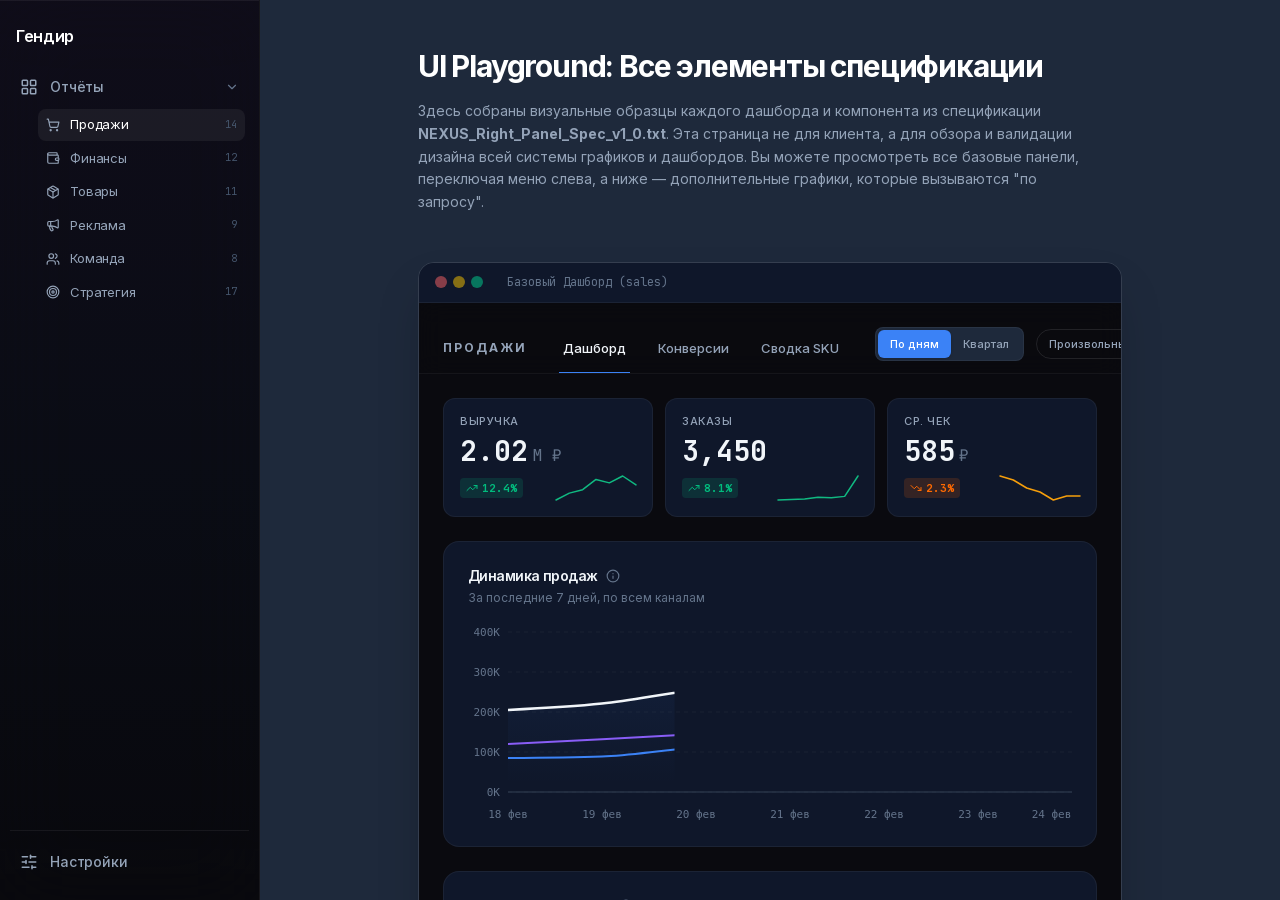
<file: dashboard/playground/index.html>
<!DOCTYPE html><!--Qy7w1eVXY539Rjby6U1yX--><html lang="ru"><head><meta charSet="utf-8"/><meta name="viewport" content="width=device-width, initial-scale=1"/><link rel="preload" href="/_next/static/media/70bc3e132a0a741e-s.p.15008bfb.woff2" as="font" crossorigin="" type="font/woff2"/><link rel="preload" href="/_next/static/media/83afe278b6a6bb3c-s.p.3a6ba036.woff2" as="font" crossorigin="" type="font/woff2"/><link rel="preload" href="/_next/static/media/9c72aa0f40e4eef8-s.p.18a48cbc.woff2" as="font" crossorigin="" type="font/woff2"/><link rel="stylesheet" href="/_next/static/chunks/08582c0ec1dc6f78.css" data-precedence="next"/><link rel="stylesheet" href="/_next/static/chunks/c664c63d59afc863.css" data-precedence="next"/><link rel="preload" as="script" fetchPriority="low" href="/_next/static/chunks/f05fe5d17f93a808.js"/><script src="/_next/static/chunks/806bdb8e4a6a9b95.js" async=""></script><script src="/_next/static/chunks/f2f58a7e93290fbb.js" async=""></script><script src="/_next/static/chunks/b583d0a9991c0a6a.js" async=""></script><script src="/_next/static/chunks/turbopack-de8898c3b1b37728.js" async=""></script><script src="/_next/static/chunks/515ed2c0c4397f89.js" async=""></script><script src="/_next/static/chunks/4068ac6383e218d8.js" async=""></script><script src="/_next/static/chunks/7152edf315c1fc60.js" async=""></script><script src="/_next/static/chunks/ff1a16fafef87110.js" async=""></script><script src="/_next/static/chunks/a2dfb6fc5208ab9b.js" async=""></script><script src="/_next/static/chunks/15a8b85b571d8609.js" async=""></script><script src="/_next/static/chunks/ea34ae2c6cbe9967.js" async=""></script><script src="/_next/static/chunks/1e9f768250e0891c.js" async=""></script><script src="/_next/static/chunks/c3123c5ab764fba3.js" async=""></script><script src="/_next/static/chunks/4fcd540f774cd0cc.js" async=""></script><script src="/_next/static/chunks/791bacf4f23f43e8.js" async=""></script><meta name="next-size-adjust" content=""/><title>ГенДир · Кабинет</title><meta name="description" content="Иван Иванович — твой AI операционный ментор"/><link rel="icon" href="/favicon.ico?favicon.0b3bf435.ico" sizes="256x256" type="image/x-icon"/><script src="/_next/static/chunks/a6dad97d9634a72d.js" noModule=""></script></head><body class="inter_ed26c892-module__0Hd1FG__variable jetbrains_mono_7d65b77b-module__VxV-Ta__variable antialiased selection:bg-accent/30"><div hidden=""><!--$--><!--/$--></div><div class="fixed inset-0 bg-grid -z-10"></div><div class="fixed inset-0 bg-noise -z-10"></div><div class="flex h-screen bg-[#08080C] text-[#F1F5F9] font-sans overflow-hidden selection:bg-[#3B82F6]/30"><div class="fixed inset-0 pointer-events-none z-0 overflow-hidden"><div class="absolute top-0 -left-[8%] w-[26vw] h-[120vh] bg-[#8B5CF6] rounded-full blur-[120px] opacity-[0.10] mix-blend-screen"></div><div class="absolute -top-[20%] left-[5%] w-[65vw] h-[65vw] bg-[#3B82F6] rounded-full blur-[140px] opacity-[0.18] mix-blend-screen"></div><div class="absolute -bottom-[30%] -right-[15%] w-[55vw] h-[55vw] bg-[#06B6D4] rounded-full blur-[140px] opacity-[0.12] mix-blend-screen"></div><div class="absolute top-[30%] right-[10%] w-[35vw] h-[35vw] bg-[#8B5CF6] rounded-full blur-[120px] opacity-[0.10] mix-blend-screen"></div><div class="absolute inset-0 opacity-[0.025] mix-blend-overlay" style="background-image:url(&quot;data:image/svg+xml,%3Csvg viewBox=&#x27;0 0 200 200&#x27; xmlns=&#x27;http://www.w3.org/2000/svg&#x27;%3E%3Cfilter id=&#x27;n&#x27;%3E%3CfeTurbulence type=&#x27;fractalNoise&#x27; baseFrequency=&#x27;0.9&#x27; numOctaves=&#x27;2&#x27; stitchTiles=&#x27;stitch&#x27;/%3E%3C/filter%3E%3Crect width=&#x27;100%25&#x27; height=&#x27;100%25&#x27; filter=&#x27;url(%23n)&#x27;/%3E%3C/svg%3E&quot;)"></div></div><div class="relative z-10 flex w-full h-full"><div class="flex w-full h-[100vh] overflow-hidden bg-[#0A0A0F]"><aside class="hidden md:flex transition-all duration-300 ease-in-out h-full flex-col bg-background-deep/50 backdrop-blur-2xl border-r border-white/[0.06] py-5 px-2.5 shrink-0 relative z-50 shadow-[inset_0_1px_0_0_rgba(255,255,255,0.06)] w-[260px]"><div class="absolute inset-0 pointer-events-none rounded-none" style="background:linear-gradient(180deg, rgba(139,92,246,0.05) 0%, rgba(59,130,246,0.03) 55%, transparent 100%)"></div><div class="relative flex flex-col flex-1 min-h-0"><div class="flex items-center gap-3 mb-4 px-1.5 h-8 overflow-hidden whitespace-nowrap justify-between"><div class="flex items-center cursor-pointer hover:opacity-80 transition-opacity" aria-label="Гендир — на главную"><span class="font-semibold text-[16px] tracking-[-0.02em] text-white">Гендир</span></div></div><div class="space-y-0.5 mb-1"><button class="relative w-full flex items-center gap-3 px-2.5 py-2 rounded-xl transition-all group text-slate-400 hover:text-white hover:bg-white/[0.04] justify-start" aria-expanded="true"><svg xmlns="http://www.w3.org/2000/svg" width="24" height="24" viewBox="0 0 24 24" fill="none" stroke="currentColor" stroke-width="2" stroke-linecap="round" stroke-linejoin="round" class="lucide lucide-layout-grid w-[18px] h-[18px] shrink-0 transition-colors text-slate-400 group-hover:text-slate-200" aria-hidden="true"><rect width="7" height="7" x="3" y="3" rx="1"></rect><rect width="7" height="7" x="14" y="3" rx="1"></rect><rect width="7" height="7" x="14" y="14" rx="1"></rect><rect width="7" height="7" x="3" y="14" rx="1"></rect></svg><span class="font-medium text-[14px] transition-all duration-300 overflow-hidden whitespace-nowrap flex-1 text-left tracking-[-0.01em] w-auto opacity-100">Отчёты</span><span role="button" tabindex="0" aria-label="Свернуть подменю отчётов" class="p-0.5 -mr-0.5 rounded hover:bg-white/[0.06] transition-colors"><svg xmlns="http://www.w3.org/2000/svg" width="24" height="24" viewBox="0 0 24 24" fill="none" stroke="currentColor" stroke-width="2" stroke-linecap="round" stroke-linejoin="round" class="lucide lucide-chevron-right w-3.5 h-3.5 text-slate-500 shrink-0 transition-transform rotate-90" aria-hidden="true"><path d="m9 18 6-6-6-6"></path></svg></span></button><div role="group" aria-label="Домены отчётов" class="pl-7 pr-1 py-0.5 space-y-0.5"><button class="w-full flex items-center gap-2.5 px-2 py-1.5 rounded-lg transition-all group bg-white/[0.06] text-white"><svg xmlns="http://www.w3.org/2000/svg" width="24" height="24" viewBox="0 0 24 24" fill="none" stroke="currentColor" stroke-width="2" stroke-linecap="round" stroke-linejoin="round" class="lucide lucide-shopping-cart w-[14px] h-[14px] shrink-0 text-text-secondary group-hover:text-white transition-colors" aria-hidden="true"><circle cx="8" cy="21" r="1"></circle><circle cx="19" cy="21" r="1"></circle><path d="M2.05 2.05h2l2.66 12.42a2 2 0 0 0 2 1.58h9.78a2 2 0 0 0 1.95-1.57l1.65-7.43H5.12"></path></svg><span class="flex-1 text-left text-[13px] tracking-[-0.01em]">Продажи</span><span class="text-[10.5px] text-slate-600 font-mono tabular-nums shrink-0 group-hover:text-slate-400 transition-colors">14</span></button><button class="w-full flex items-center gap-2.5 px-2 py-1.5 rounded-lg transition-all group text-slate-400 hover:text-white hover:bg-white/[0.04]"><svg xmlns="http://www.w3.org/2000/svg" width="24" height="24" viewBox="0 0 24 24" fill="none" stroke="currentColor" stroke-width="2" stroke-linecap="round" stroke-linejoin="round" class="lucide lucide-wallet w-[14px] h-[14px] shrink-0 text-text-secondary group-hover:text-white transition-colors" aria-hidden="true"><path d="M19 7V4a1 1 0 0 0-1-1H5a2 2 0 0 0 0 4h15a1 1 0 0 1 1 1v4h-3a2 2 0 0 0 0 4h3a1 1 0 0 0 1-1v-2a1 1 0 0 0-1-1"></path><path d="M3 5v14a2 2 0 0 0 2 2h15a1 1 0 0 0 1-1v-4"></path></svg><span class="flex-1 text-left text-[13px] tracking-[-0.01em]">Финансы</span><span class="text-[10.5px] text-slate-600 font-mono tabular-nums shrink-0 group-hover:text-slate-400 transition-colors">12</span></button><button class="w-full flex items-center gap-2.5 px-2 py-1.5 rounded-lg transition-all group text-slate-400 hover:text-white hover:bg-white/[0.04]"><svg xmlns="http://www.w3.org/2000/svg" width="24" height="24" viewBox="0 0 24 24" fill="none" stroke="currentColor" stroke-width="2" stroke-linecap="round" stroke-linejoin="round" class="lucide lucide-package w-[14px] h-[14px] shrink-0 text-text-secondary group-hover:text-white transition-colors" aria-hidden="true"><path d="M11 21.73a2 2 0 0 0 2 0l7-4A2 2 0 0 0 21 16V8a2 2 0 0 0-1-1.73l-7-4a2 2 0 0 0-2 0l-7 4A2 2 0 0 0 3 8v8a2 2 0 0 0 1 1.73z"></path><path d="M12 22V12"></path><polyline points="3.29 7 12 12 20.71 7"></polyline><path d="m7.5 4.27 9 5.15"></path></svg><span class="flex-1 text-left text-[13px] tracking-[-0.01em]">Товары</span><span class="text-[10.5px] text-slate-600 font-mono tabular-nums shrink-0 group-hover:text-slate-400 transition-colors">11</span></button><button class="w-full flex items-center gap-2.5 px-2 py-1.5 rounded-lg transition-all group text-slate-400 hover:text-white hover:bg-white/[0.04]"><svg xmlns="http://www.w3.org/2000/svg" width="24" height="24" viewBox="0 0 24 24" fill="none" stroke="currentColor" stroke-width="2" stroke-linecap="round" stroke-linejoin="round" class="lucide lucide-megaphone w-[14px] h-[14px] shrink-0 text-text-secondary group-hover:text-white transition-colors" aria-hidden="true"><path d="M11 6a13 13 0 0 0 8.4-2.8A1 1 0 0 1 21 4v12a1 1 0 0 1-1.6.8A13 13 0 0 0 11 14H5a2 2 0 0 1-2-2V8a2 2 0 0 1 2-2z"></path><path d="M6 14a12 12 0 0 0 2.4 7.2 2 2 0 0 0 3.2-2.4A8 8 0 0 1 10 14"></path><path d="M8 6v8"></path></svg><span class="flex-1 text-left text-[13px] tracking-[-0.01em]">Реклама</span><span class="text-[10.5px] text-slate-600 font-mono tabular-nums shrink-0 group-hover:text-slate-400 transition-colors">9</span></button><button class="w-full flex items-center gap-2.5 px-2 py-1.5 rounded-lg transition-all group text-slate-400 hover:text-white hover:bg-white/[0.04]"><svg xmlns="http://www.w3.org/2000/svg" width="24" height="24" viewBox="0 0 24 24" fill="none" stroke="currentColor" stroke-width="2" stroke-linecap="round" stroke-linejoin="round" class="lucide lucide-users w-[14px] h-[14px] shrink-0 text-text-secondary group-hover:text-white transition-colors" aria-hidden="true"><path d="M16 21v-2a4 4 0 0 0-4-4H6a4 4 0 0 0-4 4v2"></path><path d="M16 3.128a4 4 0 0 1 0 7.744"></path><path d="M22 21v-2a4 4 0 0 0-3-3.87"></path><circle cx="9" cy="7" r="4"></circle></svg><span class="flex-1 text-left text-[13px] tracking-[-0.01em]">Команда</span><span class="text-[10.5px] text-slate-600 font-mono tabular-nums shrink-0 group-hover:text-slate-400 transition-colors">8</span></button><button class="w-full flex items-center gap-2.5 px-2 py-1.5 rounded-lg transition-all group text-slate-400 hover:text-white hover:bg-white/[0.04]"><svg xmlns="http://www.w3.org/2000/svg" width="24" height="24" viewBox="0 0 24 24" fill="none" stroke="currentColor" stroke-width="2" stroke-linecap="round" stroke-linejoin="round" class="lucide lucide-target w-[14px] h-[14px] shrink-0 text-text-secondary group-hover:text-white transition-colors" aria-hidden="true"><circle cx="12" cy="12" r="10"></circle><circle cx="12" cy="12" r="6"></circle><circle cx="12" cy="12" r="2"></circle></svg><span class="flex-1 text-left text-[13px] tracking-[-0.01em]">Стратегия</span><span class="text-[10.5px] text-slate-600 font-mono tabular-nums shrink-0 group-hover:text-slate-400 transition-colors">17</span></button></div></div><div class="flex-1"></div><div class="pt-3 mt-3 border-t border-white/[0.06] shrink-0"><button class="w-full flex items-center gap-3 px-2.5 py-2 rounded-xl transition-all group text-slate-400 hover:text-white hover:bg-white/[0.04] justify-start"><svg xmlns="http://www.w3.org/2000/svg" width="24" height="24" viewBox="0 0 24 24" fill="none" stroke="currentColor" stroke-width="2" stroke-linecap="round" stroke-linejoin="round" class="lucide lucide-sliders-horizontal w-[18px] h-[18px] shrink-0 transition-colors text-slate-400 group-hover:text-slate-200" aria-hidden="true"><path d="M10 5H3"></path><path d="M12 19H3"></path><path d="M14 3v4"></path><path d="M16 17v4"></path><path d="M21 12h-9"></path><path d="M21 19h-5"></path><path d="M21 5h-7"></path><path d="M8 10v4"></path><path d="M8 12H3"></path></svg><span class="font-medium text-[14px] transition-all duration-300 overflow-hidden whitespace-nowrap flex-1 text-left tracking-[-0.01em] w-auto opacity-100">Настройки</span></button></div></div></aside><div class="flex-1 overflow-y-auto no-scrollbar relative flex bg-[#1E293B]"><div class="flex-1 max-w-[800px] mx-auto p-12"><div class="mb-12"><h1 class="text-3xl font-bold text-white mb-4">UI Playground: Все элементы спецификации</h1><p class="text-slate-400 leading-relaxed max-w-2xl text-sm">Здесь собраны визуальные образцы каждого дашборда и компонента из спецификации <strong>NEXUS_Right_Panel_Spec_v1_0.txt</strong>. Эта страница не для клиента, а для обзора и валидации дизайна всей системы графиков и дашбордов. Вы можете просмотреть все базовые панели, переключая меню слева, а ниже — дополнительные графики, которые вызываются &quot;по запросу&quot;.</p></div><div class="h-[800px] rounded-2xl border border-white/10 overflow-hidden shadow-2xl relative mb-12"><div class="absolute top-0 left-0 right-0 h-10 bg-[#0F172A] border-b border-white/5 flex items-center px-4 gap-2 z-50"><div class="flex gap-1.5 opacity-50"><div class="w-3 h-3 rounded-full bg-red-400"></div><div class="w-3 h-3 rounded-full bg-yellow-400"></div><div class="w-3 h-3 rounded-full bg-emerald-400"></div></div><div class="text-xs text-slate-500 ml-4 font-mono">Базовый Дашборд (<!-- -->sales<!-- -->)</div></div><div class="w-full h-full pt-10"><div class="flex flex-col h-full bg-[#0A0A0F] overflow-y-auto no-scrollbar scroll-smooth"><div class="px-6 pt-6 bg-[#0A0A0F]/90 backdrop-blur-md sticky top-0 z-50 flex justify-between items-end border-b border-white/5 shrink-0 overflow-x-auto no-scrollbar gap-8"><div class="flex items-end gap-8 h-full"><span class="shrink-0 tracking-[2px] text-slate-400 uppercase text-[12px] font-bold pb-4">Продажи</span><div class="flex gap-6 items-end"><button class="pb-3.5 px-1 text-[13px] font-inter font-medium transition-colors border-b-[2px] tracking-normal normal-case whitespace-nowrap outline-none -mb-[1px] border-[#3B82F6] text-[#F1F5F9]">Дашборд</button><button class="pb-3.5 px-1 text-[13px] font-inter font-medium transition-colors border-b-[2px] tracking-normal normal-case whitespace-nowrap outline-none -mb-[1px] border-transparent text-slate-400 hover:text-slate-200">Конверсии</button><button class="pb-3.5 px-1 text-[13px] font-inter font-medium transition-colors border-b-[2px] tracking-normal normal-case whitespace-nowrap outline-none -mb-[1px] border-transparent text-slate-400 hover:text-slate-200">Сводка SKU</button></div></div><div class="flex items-center gap-3 pb-3 shrink-0"><div class="flex bg-[#1E293B] rounded-lg p-0.5 border border-white/5 shrink-0"><button class="px-3 py-1.5 rounded-md text-[11px] font-medium transition-colors whitespace-nowrap bg-[#3B82F6] text-white shadow-sm">По дням</button><button class="px-3 py-1.5 rounded-md text-[11px] font-medium transition-colors whitespace-nowrap bg-transparent text-slate-400 hover:text-slate-200">Квартал</button></div><div class="relative"><button class="bg-transparent px-3 py-1.5 rounded-full text-[11px] font-medium border transition-all flex items-center justify-between gap-1.5 h-[30px] shrink-0 whitespace-nowrap outline-none text-text-secondary border-white/10 hover:border-white/20 hover:text-text-primary">Произвольные даты <svg xmlns="http://www.w3.org/2000/svg" width="24" height="24" viewBox="0 0 24 24" fill="none" stroke="currentColor" stroke-width="2" stroke-linecap="round" stroke-linejoin="round" class="lucide lucide-chevron-down w-3 h-3 opacity-50 transition-transform" aria-hidden="true"><path d="m6 9 6 6 6-6"></path></svg></button></div><div class="relative"><button class="bg-surface-elevated px-3 py-1.5 rounded-full text-[11px] font-medium border transition-all flex items-center justify-between gap-1.5 h-[30px] shrink-0 whitespace-nowrap min-w-[130px] text-text-primary border-white/10 hover:border-white/20 hover:bg-white/5"><span class="flex items-center gap-1.5"><svg xmlns="http://www.w3.org/2000/svg" width="24" height="24" viewBox="0 0 24 24" fill="none" stroke="currentColor" stroke-width="2" stroke-linecap="round" stroke-linejoin="round" class="lucide lucide-store w-3.5 h-3.5 text-slate-400" aria-hidden="true"><path d="M15 21v-5a1 1 0 0 0-1-1h-4a1 1 0 0 0-1 1v5"></path><path d="M17.774 10.31a1.12 1.12 0 0 0-1.549 0 2.5 2.5 0 0 1-3.451 0 1.12 1.12 0 0 0-1.548 0 2.5 2.5 0 0 1-3.452 0 1.12 1.12 0 0 0-1.549 0 2.5 2.5 0 0 1-3.77-3.248l2.889-4.184A2 2 0 0 1 7 2h10a2 2 0 0 1 1.653.873l2.895 4.192a2.5 2.5 0 0 1-3.774 3.244"></path><path d="M4 10.95V19a2 2 0 0 0 2 2h12a2 2 0 0 0 2-2v-8.05"></path></svg> Все маркетплейсы</span><svg xmlns="http://www.w3.org/2000/svg" width="24" height="24" viewBox="0 0 24 24" fill="none" stroke="currentColor" stroke-width="2" stroke-linecap="round" stroke-linejoin="round" class="lucide lucide-chevron-down w-3 h-3 opacity-50 transition-transform" aria-hidden="true"><path d="m6 9 6 6 6-6"></path></svg></button></div></div></div><div class="p-6 flex flex-col gap-6 w-full max-w-[1200px] mx-auto min-w-0"><div class="flex flex-col gap-6 animate-in fade-in duration-500"><div class="grid grid-cols-1 md:grid-cols-3 gap-3"><div class="bg-surface border border-white/5 rounded-xl p-4 min-w-0 flex flex-col justify-between group hover:border-accent/30 transition-all duration-200"><div class="text-[11px] font-medium text-slate-400 uppercase tracking-wider mb-2 leading-tight break-words">Выручка</div><div class="flex items-baseline mb-2 flex-wrap gap-x-1"><span class="font-mono text-[28px] font-bold text-slate-100 leading-none">2.02</span><span class="font-mono text-[16px] text-slate-500">М ₽</span></div><div class="flex items-center justify-between mt-auto"><div class="flex items-center gap-1 px-1.5 py-0.5 rounded text-[11px] font-mono font-bold whitespace-nowrap bg-emerald-500/15 text-emerald-500"><svg xmlns="http://www.w3.org/2000/svg" width="24" height="24" viewBox="0 0 24 24" fill="none" stroke="currentColor" stroke-width="2" stroke-linecap="round" stroke-linejoin="round" class="lucide lucide-trending-up w-3 h-3" aria-hidden="true"><path d="M16 7h6v6"></path><path d="m22 7-8.5 8.5-5-5L2 17"></path></svg><span>12.4<!-- -->%</span></div><svg width="80" height="24" class="overflow-visible ml-auto"><path d="M 0,24 L 13.333333333333332,17.14285714285715 L 26.666666666666664,13.714285714285715 L 40,3.4285714285714164 L 53.33333333333333,6.857142857142865 L 66.66666666666667,0 L 80,8.91428571428571" fill="none" stroke="var(--color-success-signal)" stroke-width="1.5" stroke-linecap="round" stroke-linejoin="round"></path></svg></div></div><div class="bg-surface border border-white/5 rounded-xl p-4 min-w-0 flex flex-col justify-between group hover:border-accent/30 transition-all duration-200"><div class="text-[11px] font-medium text-slate-400 uppercase tracking-wider mb-2 leading-tight break-words">Заказы</div><div class="flex items-baseline mb-2 flex-wrap gap-x-1"><span class="font-mono text-[28px] font-bold text-slate-100 leading-none">3,450</span></div><div class="flex items-center justify-between mt-auto"><div class="flex items-center gap-1 px-1.5 py-0.5 rounded text-[11px] font-mono font-bold whitespace-nowrap bg-emerald-500/15 text-emerald-500"><svg xmlns="http://www.w3.org/2000/svg" width="24" height="24" viewBox="0 0 24 24" fill="none" stroke="currentColor" stroke-width="2" stroke-linecap="round" stroke-linejoin="round" class="lucide lucide-trending-up w-3 h-3" aria-hidden="true"><path d="M16 7h6v6"></path><path d="m22 7-8.5 8.5-5-5L2 17"></path></svg><span>8.1<!-- -->%</span></div><svg width="80" height="24" class="overflow-visible ml-auto"><path d="M 0,24 L 13.333333333333332,23.547169811320753 L 26.666666666666664,23.09433962264151 L 40,21.28301886792453 L 53.33333333333333,21.735849056603772 L 66.66666666666667,20.37735849056604 L 80,0" fill="none" stroke="var(--color-success-signal)" stroke-width="1.5" stroke-linecap="round" stroke-linejoin="round"></path></svg></div></div><div class="bg-surface border border-white/5 rounded-xl p-4 min-w-0 flex flex-col justify-between group hover:border-accent/30 transition-all duration-200"><div class="text-[11px] font-medium text-slate-400 uppercase tracking-wider mb-2 leading-tight break-words">Ср. чек</div><div class="flex items-baseline mb-2 flex-wrap gap-x-1"><span class="font-mono text-[28px] font-bold text-slate-100 leading-none">585</span><span class="font-mono text-[16px] text-slate-500">₽</span></div><div class="flex items-center justify-between mt-auto"><div class="flex items-center gap-1 px-1.5 py-0.5 rounded text-[11px] font-mono font-bold whitespace-nowrap bg-orange-500/15 text-orange-500"><svg xmlns="http://www.w3.org/2000/svg" width="24" height="24" viewBox="0 0 24 24" fill="none" stroke="currentColor" stroke-width="2" stroke-linecap="round" stroke-linejoin="round" class="lucide lucide-trending-down w-3 h-3" aria-hidden="true"><path d="M16 17h6v-6"></path><path d="m22 17-8.5-8.5-5 5L2 7"></path></svg><span>2.3<!-- -->%</span></div><svg width="80" height="24" class="overflow-visible ml-auto"><path d="M 0,0 L 13.333333333333332,4 L 26.666666666666664,12 L 40,16 L 53.33333333333333,24 L 66.66666666666667,20 L 80,20" fill="none" stroke="var(--color-warning-signal)" stroke-width="1.5" stroke-linecap="round" stroke-linejoin="round"></path></svg></div></div></div><div class="bg-surface border border-white/5 rounded-2xl p-5 md:p-6 flex flex-col w-full"><div class="flex items-start justify-between mb-4"><div class="group/header"><div class="flex items-center gap-2"><h3 class="text-sm font-semibold text-slate-100">Динамика продаж</h3><div class="relative group cursor-help"><svg xmlns="http://www.w3.org/2000/svg" width="24" height="24" viewBox="0 0 24 24" fill="none" stroke="currentColor" stroke-width="2" stroke-linecap="round" stroke-linejoin="round" class="lucide lucide-info w-3.5 h-3.5 text-slate-500 hover:text-white transition-colors" aria-hidden="true"><circle cx="12" cy="12" r="10"></circle><path d="M12 16v-4"></path><path d="M12 8h.01"></path></svg><div class="absolute top-full left-0 mt-2 w-64 opacity-0 invisible group-hover:opacity-100 group-hover:visible transition-all bg-surface-elevated border border-white/10 text-slate-300 text-[11px] p-3 rounded-lg shadow-xl z-50 pointer-events-none"><span class="font-bold text-white block mb-1">Справка</span>График ежедневных объемов продаж. Позволяет мгновенно оценить, растет ли выручка или падает, и как ведут себя продажи в выходные дни по сравнению с буднями.</div></div></div><p class="text-xs font-normal text-slate-500 mt-1">За последние 7 дней, по всем каналам</p></div><div class="flex items-center gap-3"></div></div><div class="flex-1 min-h-[200px] relative"><div class="recharts-responsive-container" style="width:100%;height:100%;min-width:0"><div style="width:0;height:0;overflow:visible"></div></div></div></div><div class="bg-surface border border-white/5 rounded-2xl p-5 md:p-6 flex flex-col w-full"><div class="flex items-start justify-between mb-4"><div class="group/header"><div class="flex items-center gap-2"><h3 class="text-sm font-semibold text-slate-100">Выручка по каналам</h3><div class="relative group cursor-help"><svg xmlns="http://www.w3.org/2000/svg" width="24" height="24" viewBox="0 0 24 24" fill="none" stroke="currentColor" stroke-width="2" stroke-linecap="round" stroke-linejoin="round" class="lucide lucide-info w-3.5 h-3.5 text-slate-500 hover:text-white transition-colors" aria-hidden="true"><circle cx="12" cy="12" r="10"></circle><path d="M12 16v-4"></path><path d="M12 8h.01"></path></svg><div class="absolute top-full left-0 mt-2 w-64 opacity-0 invisible group-hover:opacity-100 group-hover:visible transition-all bg-surface-elevated border border-white/10 text-slate-300 text-[11px] p-3 rounded-lg shadow-xl z-50 pointer-events-none"><span class="font-bold text-white block mb-1">Справка</span>Доля каждого маркетплейса в общей выручке. Помогает понять, от какой площадки вы зависите больше всего, и где есть потенциал для выравнивания рисков.</div></div></div></div><div class="flex items-center gap-3"></div></div><div class="flex-1 min-h-[200px] relative"><div class="recharts-responsive-container" style="width:100%;height:120px;min-width:0"><div style="width:0;overflow-x:visible"></div></div><div class="flex items-center gap-6 mt-4 ml-1"><div class="flex items-center gap-2"><div class="w-2 h-2 rounded-full bg-[#8B5CF6]"></div><span class="text-[#94A3B8] text-[12px]">Wildberries</span><span class="font-mono text-[#F1F5F9] text-[13px] ml-1">56%</span></div><div class="flex items-center gap-2"><div class="w-2 h-2 rounded-full bg-[#3B82F6]"></div><span class="text-[#94A3B8] text-[12px]">Ozon</span><span class="font-mono text-[#F1F5F9] text-[13px] ml-1">44%</span></div></div></div></div></div></div></div></div></div><h2 class="text-2xl font-bold text-white mb-6 pt-8 border-t border-white/10">Дополнительные элементы (&quot;по запросу&quot;)</h2><p class="text-slate-400 mb-8 text-sm">Здесь отображаются детальные графики текущего модуля, которые открываются по клику на базовом дашборде.</p><div class="flex flex-col gap-12 w-full pb-16"><div class="flex flex-col gap-6 w-full"><div class="bg-surface border border-white/5 rounded-2xl md:p-6 flex flex-col w-full p-6"><div class="flex items-start justify-between mb-4"><div class="group/header"><div class="flex items-center gap-2"><h3 class="text-sm font-semibold text-slate-100">Конверсионная воронка</h3></div><p class="text-xs font-normal text-slate-500 mt-1">Анализ прохождения пользователей по этапами продаж</p></div><div class="flex items-center gap-3"></div></div><div class="flex-1 min-h-[200px] relative"><div class="flex flex-col gap-4"><div class="flex items-center gap-4 group"><div class="w-24 text-right"><span class="text-[13px] font-medium transition-colors text-slate-400 group-hover:text-slate-300">Показы</span></div><div class="flex-1 bg-white/[0.03] border border-white/5 h-8 rounded-full overflow-hidden flex items-center relative"><div class="h-full rounded-full transition-all duration-1000 bg-slate-500/20 border-r border-slate-500/50" style="width:100%"></div></div><div class="w-20 font-mono text-[14px] font-semibold text-right transition-colors text-slate-300 group-hover:text-white">125 000</div></div><div class="flex items-center gap-4 group"><div class="w-24 text-right"><span class="text-[13px] font-medium transition-colors text-slate-400 group-hover:text-slate-300">Клики</span></div><div class="flex-1 bg-white/[0.03] border border-white/5 h-8 rounded-full overflow-hidden flex items-center relative"><div class="h-full rounded-full transition-all duration-1000 bg-slate-500/20 border-r border-slate-500/50" style="width:15%"></div><div class="absolute left-[calc(100%+8px)] sm:left-auto sm:right-4 top-1/2 -translate-y-1/2 flex items-center opacity-0 group-hover:opacity-100 transition-opacity whitespace-nowrap z-10"><div class="bg-[#0A0A0F]/90 border border-white/10 text-[10px] text-slate-300 px-2 py-0.5 rounded-full backdrop-blur-sm shadow-xl">CR: <!-- -->15<!-- -->%</div></div></div><div class="w-20 font-mono text-[14px] font-semibold text-right transition-colors text-slate-300 group-hover:text-white">18 750</div></div><div class="flex items-center gap-4 group"><div class="w-24 text-right"><span class="text-[13px] font-medium transition-colors text-amber-500/90">В корзину</span></div><div class="flex-1 bg-white/[0.03] border border-white/5 h-8 rounded-full overflow-hidden flex items-center relative"><div class="h-full rounded-full transition-all duration-1000 bg-amber-500/20 border-r border-amber-500/50 shadow-[0_0_15px_rgba(245,158,11,0.15)]" style="width:3%"></div><div class="absolute left-[calc(100%+8px)] sm:left-auto sm:right-4 top-1/2 -translate-y-1/2 flex items-center opacity-0 group-hover:opacity-100 transition-opacity whitespace-nowrap z-10"><div class="bg-[#0A0A0F]/90 border border-white/10 text-[10px] text-slate-300 px-2 py-0.5 rounded-full backdrop-blur-sm shadow-xl">CR: <!-- -->20<!-- -->%</div></div></div><div class="w-20 font-mono text-[14px] font-semibold text-right transition-colors text-amber-500/90">3 750</div></div><div class="flex items-center gap-4 group"><div class="w-24 text-right"><span class="text-[13px] font-medium transition-colors text-slate-400 group-hover:text-slate-300">Заказы</span></div><div class="flex-1 bg-white/[0.03] border border-white/5 h-8 rounded-full overflow-hidden flex items-center relative"><div class="h-full rounded-full transition-all duration-1000 bg-slate-500/20 border-r border-slate-500/50" style="width:2%"></div><div class="absolute left-[calc(100%+8px)] sm:left-auto sm:right-4 top-1/2 -translate-y-1/2 flex items-center opacity-0 group-hover:opacity-100 transition-opacity whitespace-nowrap z-10"><div class="bg-[#0A0A0F]/90 border border-white/10 text-[10px] text-slate-300 px-2 py-0.5 rounded-full backdrop-blur-sm shadow-xl">CR: <!-- -->30<!-- -->%</div></div></div><div class="w-20 font-mono text-[14px] font-semibold text-right transition-colors text-slate-300 group-hover:text-white">1 125</div></div><div class="flex items-center gap-4 group"><div class="w-24 text-right"><span class="text-[13px] font-medium transition-colors text-slate-400 group-hover:text-slate-300">Выкуп</span></div><div class="flex-1 bg-white/[0.03] border border-white/5 h-8 rounded-full overflow-hidden flex items-center relative"><div class="h-full rounded-full transition-all duration-1000 bg-slate-500/20 border-r border-slate-500/50" style="width:2%"></div><div class="absolute left-[calc(100%+8px)] sm:left-auto sm:right-4 top-1/2 -translate-y-1/2 flex items-center opacity-0 group-hover:opacity-100 transition-opacity whitespace-nowrap z-10"><div class="bg-[#0A0A0F]/90 border border-white/10 text-[10px] text-slate-300 px-2 py-0.5 rounded-full backdrop-blur-sm shadow-xl">CR: <!-- -->84<!-- -->%</div></div></div><div class="w-20 font-mono text-[14px] font-semibold text-right transition-colors text-slate-300 group-hover:text-white">950</div></div></div><div class="mt-6 flex items-start gap-2 text-[12px] text-amber-500/80 bg-amber-500/[0.05] p-3 rounded-lg border border-amber-500/10"><span class="font-bold flex-shrink-0 mt-0.5 text-amber-500">!</span><p>Узкое место воронки: Конверсия в корзину (20%) ниже бенчмарка отрасли (25%). Рекомендуется аудит контента.</p></div></div></div><div class="grid grid-cols-2 lg:grid-cols-4 gap-3 mt-2"><div class="bg-[#0F1117] rounded-xl p-4 flex flex-col relative overflow-hidden transition-all duration-500 border border-white/5 hover:border-white/10"><div class="text-[10px] font-medium text-slate-500 uppercase tracking-widest mb-2 whitespace-nowrap truncate cursor-help" title="CR: Показы → Клики">CR: <!-- -->Клики</div><div class="flex items-baseline mb-1"><span class="font-mono text-[24px] font-bold leading-none text-white">15</span><span class="font-mono text-[14px] text-slate-600 ml-1">%</span></div><div class="mt-auto text-[10px] font-medium flex gap-1 text-slate-500">Норма: <!-- -->10<!-- -->%</div></div><div class="bg-[#0F1117] rounded-xl p-4 flex flex-col relative overflow-hidden transition-all duration-500 border border-amber-500/20"><div class="absolute -right-4 -top-4 w-16 h-16 bg-amber-500/10 rounded-full blur-xl"></div><div class="text-[10px] font-medium text-slate-500 uppercase tracking-widest mb-2 whitespace-nowrap truncate cursor-help" title="CR: Клики → В корзину">CR: <!-- -->В корзину</div><div class="flex items-baseline mb-1"><span class="font-mono text-[24px] font-bold leading-none text-amber-500/90">20</span><span class="font-mono text-[14px] text-slate-600 ml-1">%</span></div><div class="mt-auto text-[10px] font-medium flex gap-1 text-amber-500/60">Норма: <!-- -->25<!-- -->%</div></div><div class="bg-[#0F1117] rounded-xl p-4 flex flex-col relative overflow-hidden transition-all duration-500 border border-white/5 hover:border-white/10"><div class="text-[10px] font-medium text-slate-500 uppercase tracking-widest mb-2 whitespace-nowrap truncate cursor-help" title="CR: В корзину → Заказы">CR: <!-- -->Заказы</div><div class="flex items-baseline mb-1"><span class="font-mono text-[24px] font-bold leading-none text-white">30</span><span class="font-mono text-[14px] text-slate-600 ml-1">%</span></div><div class="mt-auto text-[10px] font-medium flex gap-1 text-slate-500">Норма: <!-- -->20<!-- -->%</div></div><div class="bg-[#0F1117] rounded-xl p-4 flex flex-col relative overflow-hidden transition-all duration-500 border border-white/5 hover:border-white/10"><div class="text-[10px] font-medium text-slate-500 uppercase tracking-widest mb-2 whitespace-nowrap truncate cursor-help" title="CR: Заказы → Выкуп">CR: <!-- -->Выкуп</div><div class="flex items-baseline mb-1"><span class="font-mono text-[24px] font-bold leading-none text-white">84</span><span class="font-mono text-[14px] text-slate-600 ml-1">%</span></div><div class="mt-auto text-[10px] font-medium flex gap-1 text-slate-500">Норма: <!-- -->80<!-- -->%</div></div></div></div><div class="flex flex-col gap-6 w-full mt-2"><div class="bg-surface rounded-2xl md:p-6 flex flex-col w-full p-0 overflow-hidden border border-white/5"><div class="flex items-start justify-between mb-4"><div class="group/header"><div class="flex items-center gap-2"><h3 class="text-sm font-semibold text-slate-100">Топ-10 товаров по выручке</h3></div><p class="text-xs font-normal text-slate-500 mt-1">Рейтинг SKU за выбранный период</p></div><div class="flex items-center gap-3"></div></div><div class="flex-1 min-h-[200px] relative"><div class="w-full overflow-x-auto no-scrollbar rounded-xl"><table class="w-full text-left border-collapse min-w-[700px]"><thead class="bg-[#1E293B]"><tr><th class="font-inter text-[11px] font-semibold text-[#94A3B8] uppercase tracking-[1px] px-4 py-3 border-b border-white/5 w-10 text-center">#</th><th class="font-inter text-[11px] font-semibold text-[#94A3B8] uppercase tracking-[1px] px-4 py-3 border-b border-white/5 min-w-[200px]">Название (SKU)</th><th class="font-inter text-[11px] font-semibold text-[#94A3B8] uppercase tracking-[1px] px-4 py-3 border-b border-white/5 text-right w-28">Выручка</th><th class="font-inter text-[11px] font-semibold text-[#94A3B8] uppercase tracking-[1px] px-4 py-3 border-b border-white/5 text-right w-24">Заказы</th><th class="font-inter text-[11px] font-semibold text-[#94A3B8] uppercase tracking-[1px] px-4 py-3 border-b border-white/5 text-right w-24">Ср. Чек</th><th class="font-inter text-[11px] font-semibold text-[#94A3B8] uppercase tracking-[1px] px-4 py-3 border-b border-white/5 text-right w-24">Доля (%)</th><th class="font-inter text-[11px] font-semibold text-[#94A3B8] uppercase tracking-[1px] px-4 py-3 border-b border-white/5 text-right w-24">Тренд</th></tr></thead><tbody><tr class="transition-colors border-b border-white/5 group cursor-pointer bg-[#10B981]/5 hover:bg-[#10B981]/10 border-l-[3px] border-l-[#10B981]"><td class="px-4 py-3 text-center text-[12px] font-mono text-slate-500">1</td><td class="px-4 py-3"><div class="flex items-center gap-2"><div><div class="text-[13px] transition-colors text-[#10B981] font-semibold">Сыворотка омолаживающая 30мл</div><div class="text-[10px] text-slate-500 uppercase flex items-center gap-1"><span>Группа <!-- -->A</span></div></div></div></td><td class="px-4 py-3 text-right"><span class="font-mono text-[13px] font-semibold text-[#F1F5F9]">450 000<!-- --> ₽</span></td><td class="px-4 py-3 text-right"><span class="font-mono text-[13px] text-slate-300">320</span></td><td class="px-4 py-3 text-right"><span class="font-mono text-[13px] text-slate-300">1 406<!-- --> ₽</span></td><td class="px-4 py-3 text-right"><span class="font-mono text-[13px] text-slate-300">22.5<!-- -->%</span><div class="w-full h-1 bg-[#1E293B] rounded-full mt-1.5 overflow-hidden"><div class="h-full rounded-full bg-[#10B981]" style="width:22.5%"></div></div></td><td class="px-4 py-3 text-right"><div class="flex justify-end"><div class="inline-flex items-center gap-1 bg-[#10B981]/15 text-[#10B981] px-1.5 py-0.5 rounded text-[11px] font-semibold"><svg xmlns="http://www.w3.org/2000/svg" width="24" height="24" viewBox="0 0 24 24" fill="none" stroke="currentColor" stroke-width="2" stroke-linecap="round" stroke-linejoin="round" class="lucide lucide-trending-up w-3" aria-hidden="true"><path d="M16 7h6v6"></path><path d="m22 7-8.5 8.5-5-5L2 17"></path></svg> +<!-- -->15<!-- -->%</div></div></td></tr><tr class="transition-colors border-b border-white/5 group cursor-pointer bg-[#10B981]/5 hover:bg-[#10B981]/10 border-l-[3px] border-l-[#10B981]"><td class="px-4 py-3 text-center text-[12px] font-mono text-slate-500">2</td><td class="px-4 py-3"><div class="flex items-center gap-2"><div><div class="text-[13px] transition-colors text-[#10B981] font-semibold">Крем увлажняющий 50мл</div><div class="text-[10px] text-slate-500 uppercase flex items-center gap-1"><span>Группа <!-- -->A</span></div></div></div></td><td class="px-4 py-3 text-right"><span class="font-mono text-[13px] font-semibold text-[#F1F5F9]">380 000<!-- --> ₽</span></td><td class="px-4 py-3 text-right"><span class="font-mono text-[13px] text-slate-300">280</span></td><td class="px-4 py-3 text-right"><span class="font-mono text-[13px] text-slate-300">1 357<!-- --> ₽</span></td><td class="px-4 py-3 text-right"><span class="font-mono text-[13px] text-slate-300">19<!-- -->%</span><div class="w-full h-1 bg-[#1E293B] rounded-full mt-1.5 overflow-hidden"><div class="h-full rounded-full bg-[#10B981]" style="width:19%"></div></div></td><td class="px-4 py-3 text-right"><div class="flex justify-end"><div class="inline-flex items-center gap-1 bg-[#10B981]/15 text-[#10B981] px-1.5 py-0.5 rounded text-[11px] font-semibold"><svg xmlns="http://www.w3.org/2000/svg" width="24" height="24" viewBox="0 0 24 24" fill="none" stroke="currentColor" stroke-width="2" stroke-linecap="round" stroke-linejoin="round" class="lucide lucide-trending-up w-3" aria-hidden="true"><path d="M16 7h6v6"></path><path d="m22 7-8.5 8.5-5-5L2 17"></path></svg> +<!-- -->5<!-- -->%</div></div></td></tr><tr class="transition-colors border-b border-white/5 group cursor-pointer bg-[#10B981]/5 hover:bg-[#10B981]/10 border-l-[3px] border-l-[#10B981]"><td class="px-4 py-3 text-center text-[12px] font-mono text-slate-500">3</td><td class="px-4 py-3"><div class="flex items-center gap-2"><div><div class="text-[13px] transition-colors text-[#10B981] font-semibold">Тоник успокаивающий 150мл</div><div class="text-[10px] text-slate-500 uppercase flex items-center gap-1"><span>Группа <!-- -->A</span></div></div></div></td><td class="px-4 py-3 text-right"><span class="font-mono text-[13px] font-semibold text-[#F1F5F9]">320 000<!-- --> ₽</span></td><td class="px-4 py-3 text-right"><span class="font-mono text-[13px] text-slate-300">450</span></td><td class="px-4 py-3 text-right"><span class="font-mono text-[13px] text-slate-300">711<!-- --> ₽</span></td><td class="px-4 py-3 text-right"><span class="font-mono text-[13px] text-slate-300">16<!-- -->%</span><div class="w-full h-1 bg-[#1E293B] rounded-full mt-1.5 overflow-hidden"><div class="h-full rounded-full bg-[#10B981]" style="width:16%"></div></div></td><td class="px-4 py-3 text-right"><div class="flex justify-end"><div class="inline-flex items-center gap-1 bg-orange-500/15 text-orange-500 px-1.5 py-0.5 rounded text-[11px] font-semibold"><svg xmlns="http://www.w3.org/2000/svg" width="24" height="24" viewBox="0 0 24 24" fill="none" stroke="currentColor" stroke-width="2" stroke-linecap="round" stroke-linejoin="round" class="lucide lucide-trending-down w-3" aria-hidden="true"><path d="M16 17h6v-6"></path><path d="m22 17-8.5-8.5-5 5L2 7"></path></svg> <!-- -->-2<!-- -->%</div></div></td></tr><tr class="transition-colors border-b border-white/5 group hover:bg-[#3B82F6]/5 cursor-pointer bg-[#0F172A]"><td class="px-4 py-3 text-center text-[12px] font-mono text-slate-500">4</td><td class="px-4 py-3"><div class="flex items-center gap-2"><div><div class="text-[13px] font-medium transition-colors text-[#F1F5F9]">Патчи гидрогелевые (60шт)</div><div class="text-[10px] text-slate-500 uppercase flex items-center gap-1"><span>Группа <!-- -->B</span></div></div></div></td><td class="px-4 py-3 text-right"><span class="font-mono text-[13px] font-semibold text-[#F1F5F9]">150 000<!-- --> ₽</span></td><td class="px-4 py-3 text-right"><span class="font-mono text-[13px] text-slate-300">120</span></td><td class="px-4 py-3 text-right"><span class="font-mono text-[13px] text-slate-300">1 250<!-- --> ₽</span></td><td class="px-4 py-3 text-right"><span class="font-mono text-[13px] text-slate-300">7.5<!-- -->%</span><div class="w-full h-1 bg-[#1E293B] rounded-full mt-1.5 overflow-hidden"><div class="h-full rounded-full bg-[#3B82F6]" style="width:7.5%"></div></div></td><td class="px-4 py-3 text-right"><div class="flex justify-end"><div class="inline-flex items-center gap-1 bg-[#10B981]/15 text-[#10B981] px-1.5 py-0.5 rounded text-[11px] font-semibold"><svg xmlns="http://www.w3.org/2000/svg" width="24" height="24" viewBox="0 0 24 24" fill="none" stroke="currentColor" stroke-width="2" stroke-linecap="round" stroke-linejoin="round" class="lucide lucide-trending-up w-3" aria-hidden="true"><path d="M16 7h6v6"></path><path d="m22 7-8.5 8.5-5-5L2 17"></path></svg> +<!-- -->20<!-- -->%</div></div></td></tr><tr class="transition-colors border-b border-white/5 group hover:bg-[#3B82F6]/5 cursor-pointer bg-[#0A0A0F]"><td class="px-4 py-3 text-center text-[12px] font-mono text-slate-500">5</td><td class="px-4 py-3"><div class="flex items-center gap-2"><div><div class="text-[13px] font-medium transition-colors text-[#F1F5F9]">Маска очищающая 100мл</div><div class="text-[10px] text-slate-500 uppercase flex items-center gap-1"><span>Группа <!-- -->B</span></div></div></div></td><td class="px-4 py-3 text-right"><span class="font-mono text-[13px] font-semibold text-[#F1F5F9]">120 000<!-- --> ₽</span></td><td class="px-4 py-3 text-right"><span class="font-mono text-[13px] text-slate-300">85</span></td><td class="px-4 py-3 text-right"><span class="font-mono text-[13px] text-slate-300">1 411<!-- --> ₽</span></td><td class="px-4 py-3 text-right"><span class="font-mono text-[13px] text-slate-300">6<!-- -->%</span><div class="w-full h-1 bg-[#1E293B] rounded-full mt-1.5 overflow-hidden"><div class="h-full rounded-full bg-[#3B82F6]" style="width:6%"></div></div></td><td class="px-4 py-3 text-right"><div class="flex justify-end"><div class="inline-flex items-center gap-1 bg-slate-500/15 text-slate-400 px-1.5 py-0.5 rounded text-[11px] font-semibold"><svg xmlns="http://www.w3.org/2000/svg" width="24" height="24" viewBox="0 0 24 24" fill="none" stroke="currentColor" stroke-width="2" stroke-linecap="round" stroke-linejoin="round" class="lucide lucide-minus w-3" aria-hidden="true"><path d="M5 12h14"></path></svg> <!-- -->0<!-- -->%</div></div></td></tr><tr class="transition-colors border-b border-white/5 group hover:bg-[#3B82F6]/5 cursor-pointer bg-[#0F172A]"><td class="px-4 py-3 text-center text-[12px] font-mono text-slate-500">6</td><td class="px-4 py-3"><div class="flex items-center gap-2"><div><div class="text-[13px] font-medium transition-colors text-[#F1F5F9]">Гель для умывания 200мл</div><div class="text-[10px] text-slate-500 uppercase flex items-center gap-1"><span>Группа <!-- -->B</span></div></div></div></td><td class="px-4 py-3 text-right"><span class="font-mono text-[13px] font-semibold text-[#F1F5F9]">80 000<!-- --> ₽</span></td><td class="px-4 py-3 text-right"><span class="font-mono text-[13px] text-slate-300">90</span></td><td class="px-4 py-3 text-right"><span class="font-mono text-[13px] text-slate-300">888<!-- --> ₽</span></td><td class="px-4 py-3 text-right"><span class="font-mono text-[13px] text-slate-300">4<!-- -->%</span><div class="w-full h-1 bg-[#1E293B] rounded-full mt-1.5 overflow-hidden"><div class="h-full rounded-full bg-[#3B82F6]" style="width:4%"></div></div></td><td class="px-4 py-3 text-right"><div class="flex justify-end"><div class="inline-flex items-center gap-1 bg-orange-500/15 text-orange-500 px-1.5 py-0.5 rounded text-[11px] font-semibold"><svg xmlns="http://www.w3.org/2000/svg" width="24" height="24" viewBox="0 0 24 24" fill="none" stroke="currentColor" stroke-width="2" stroke-linecap="round" stroke-linejoin="round" class="lucide lucide-trending-down w-3" aria-hidden="true"><path d="M16 17h6v-6"></path><path d="m22 17-8.5-8.5-5 5L2 7"></path></svg> <!-- -->-12<!-- -->%</div></div></td></tr><tr class="transition-colors border-b border-white/5 group hover:bg-[#3B82F6]/5 cursor-pointer bg-[#0A0A0F]"><td class="px-4 py-3 text-center text-[12px] font-mono text-slate-500">7</td><td class="px-4 py-3"><div class="flex items-center gap-2"><div><div class="text-[13px] font-medium transition-colors text-[#F1F5F9]">Скраб энзимный 75мл</div><div class="text-[10px] text-slate-500 uppercase flex items-center gap-1"><span>Группа <!-- -->C</span></div></div></div></td><td class="px-4 py-3 text-right"><span class="font-mono text-[13px] font-semibold text-[#F1F5F9]">60 000<!-- --> ₽</span></td><td class="px-4 py-3 text-right"><span class="font-mono text-[13px] text-slate-300">40</span></td><td class="px-4 py-3 text-right"><span class="font-mono text-[13px] text-slate-300">1 500<!-- --> ₽</span></td><td class="px-4 py-3 text-right"><span class="font-mono text-[13px] text-slate-300">3<!-- -->%</span><div class="w-full h-1 bg-[#1E293B] rounded-full mt-1.5 overflow-hidden"><div class="h-full rounded-full bg-[#3B82F6]" style="width:3%"></div></div></td><td class="px-4 py-3 text-right"><div class="flex justify-end"><div class="inline-flex items-center gap-1 bg-[#10B981]/15 text-[#10B981] px-1.5 py-0.5 rounded text-[11px] font-semibold"><svg xmlns="http://www.w3.org/2000/svg" width="24" height="24" viewBox="0 0 24 24" fill="none" stroke="currentColor" stroke-width="2" stroke-linecap="round" stroke-linejoin="round" class="lucide lucide-trending-up w-3" aria-hidden="true"><path d="M16 7h6v6"></path><path d="m22 7-8.5 8.5-5-5L2 17"></path></svg> +<!-- -->4<!-- -->%</div></div></td></tr><tr class="transition-colors border-b border-white/5 group hover:bg-[#3B82F6]/5 cursor-pointer bg-[#0F172A]"><td class="px-4 py-3 text-center text-[12px] font-mono text-slate-500">8</td><td class="px-4 py-3"><div class="flex items-center gap-2"><div><div class="text-[13px] font-medium transition-colors text-[#F1F5F9]">Лосьон балансирующий 100мл</div><div class="text-[10px] text-slate-500 uppercase flex items-center gap-1"><span>Группа <!-- -->C</span></div></div></div></td><td class="px-4 py-3 text-right"><span class="font-mono text-[13px] font-semibold text-[#F1F5F9]">40 000<!-- --> ₽</span></td><td class="px-4 py-3 text-right"><span class="font-mono text-[13px] text-slate-300">35</span></td><td class="px-4 py-3 text-right"><span class="font-mono text-[13px] text-slate-300">1 142<!-- --> ₽</span></td><td class="px-4 py-3 text-right"><span class="font-mono text-[13px] text-slate-300">2<!-- -->%</span><div class="w-full h-1 bg-[#1E293B] rounded-full mt-1.5 overflow-hidden"><div class="h-full rounded-full bg-[#3B82F6]" style="width:2%"></div></div></td><td class="px-4 py-3 text-right"><div class="flex justify-end"><div class="inline-flex items-center gap-1 bg-[#10B981]/15 text-[#10B981] px-1.5 py-0.5 rounded text-[11px] font-semibold"><svg xmlns="http://www.w3.org/2000/svg" width="24" height="24" viewBox="0 0 24 24" fill="none" stroke="currentColor" stroke-width="2" stroke-linecap="round" stroke-linejoin="round" class="lucide lucide-trending-up w-3" aria-hidden="true"><path d="M16 7h6v6"></path><path d="m22 7-8.5 8.5-5-5L2 17"></path></svg> +<!-- -->1<!-- -->%</div></div></td></tr><tr class="transition-colors border-b border-white/5 group hover:bg-[#3B82F6]/5 cursor-pointer bg-[#0A0A0F]"><td class="px-4 py-3 text-center text-[12px] font-mono text-slate-500">9</td><td class="px-4 py-3"><div class="flex items-center gap-2"><div><div class="text-[13px] font-medium transition-colors text-[#F1F5F9]">Бальзам для губ восстан.</div><div class="text-[10px] text-slate-500 uppercase flex items-center gap-1"><span>Группа <!-- -->C</span></div></div></div></td><td class="px-4 py-3 text-right"><span class="font-mono text-[13px] font-semibold text-[#F1F5F9]">30 000<!-- --> ₽</span></td><td class="px-4 py-3 text-right"><span class="font-mono text-[13px] text-slate-300">100</span></td><td class="px-4 py-3 text-right"><span class="font-mono text-[13px] text-slate-300">300<!-- --> ₽</span></td><td class="px-4 py-3 text-right"><span class="font-mono text-[13px] text-slate-300">1.5<!-- -->%</span><div class="w-full h-1 bg-[#1E293B] rounded-full mt-1.5 overflow-hidden"><div class="h-full rounded-full bg-[#3B82F6]" style="width:1.5%"></div></div></td><td class="px-4 py-3 text-right"><div class="flex justify-end"><div class="inline-flex items-center gap-1 bg-orange-500/15 text-orange-500 px-1.5 py-0.5 rounded text-[11px] font-semibold"><svg xmlns="http://www.w3.org/2000/svg" width="24" height="24" viewBox="0 0 24 24" fill="none" stroke="currentColor" stroke-width="2" stroke-linecap="round" stroke-linejoin="round" class="lucide lucide-trending-down w-3" aria-hidden="true"><path d="M16 17h6v-6"></path><path d="m22 17-8.5-8.5-5 5L2 7"></path></svg> <!-- -->-5<!-- -->%</div></div></td></tr><tr class="transition-colors border-b border-white/5 group cursor-pointer bg-orange-500/5 hover:bg-orange-500/10 border-l-[3px] border-l-orange-500"><td class="px-4 py-3 text-center text-[12px] font-mono text-slate-500">10</td><td class="px-4 py-3"><div class="flex items-center gap-2"><div><div class="text-[13px] font-medium transition-colors text-[#F1F5F9]">Набор миниатюр &#x27;Путешествие&#x27;</div><div class="text-[10px] text-slate-500 uppercase flex items-center gap-1"><span>Группа <!-- -->CZ</span></div></div></div></td><td class="px-4 py-3 text-right"><span class="font-mono text-[13px] font-semibold text-[#F1F5F9]">15 000<!-- --> ₽</span></td><td class="px-4 py-3 text-right"><span class="font-mono text-[13px] text-slate-300">15</span></td><td class="px-4 py-3 text-right"><span class="font-mono text-[13px] text-slate-300">1 000<!-- --> ₽</span></td><td class="px-4 py-3 text-right"><span class="font-mono text-[13px] text-slate-300">0.7<!-- -->%</span><div class="w-full h-1 bg-[#1E293B] rounded-full mt-1.5 overflow-hidden"><div class="h-full rounded-full bg-[#3B82F6]" style="width:0.7%"></div></div></td><td class="px-4 py-3 text-right"><div class="flex justify-end"><div class="inline-flex items-center gap-1 bg-orange-500/15 text-orange-500 px-1.5 py-0.5 rounded text-[11px] font-semibold"><svg xmlns="http://www.w3.org/2000/svg" width="24" height="24" viewBox="0 0 24 24" fill="none" stroke="currentColor" stroke-width="2" stroke-linecap="round" stroke-linejoin="round" class="lucide lucide-trending-down w-3" aria-hidden="true"><path d="M16 17h6v-6"></path><path d="m22 17-8.5-8.5-5 5L2 7"></path></svg> <!-- -->-40<!-- -->%</div></div></td></tr></tbody></table></div></div></div></div></div></div></div></div><!--$--><!--/$--></div></div><script src="/_next/static/chunks/f05fe5d17f93a808.js" id="_R_" async=""></script><script>(self.__next_f=self.__next_f||[]).push([0])</script><script>self.__next_f.push([1,"1:\"$Sreact.fragment\"\n2:I[50682,[\"/_next/static/chunks/515ed2c0c4397f89.js\",\"/_next/static/chunks/4068ac6383e218d8.js\",\"/_next/static/chunks/7152edf315c1fc60.js\"],\"WaitlistProvider\"]\n3:I[12368,[\"/_next/static/chunks/515ed2c0c4397f89.js\",\"/_next/static/chunks/4068ac6383e218d8.js\",\"/_next/static/chunks/7152edf315c1fc60.js\"],\"CommandMenu\"]\n4:I[39756,[\"/_next/static/chunks/ff1a16fafef87110.js\",\"/_next/static/chunks/a2dfb6fc5208ab9b.js\"],\"default\"]\n5:I[37457,[\"/_next/static/chunks/ff1a16fafef87110.js\",\"/_next/static/chunks/a2dfb6fc5208ab9b.js\"],\"default\"]\n6:I[57561,[\"/_next/static/chunks/515ed2c0c4397f89.js\",\"/_next/static/chunks/4068ac6383e218d8.js\",\"/_next/static/chunks/7152edf315c1fc60.js\"],\"WaitlistModal\"]\n9:I[68027,[],\"default\"]\n:HL[\"/_next/static/chunks/08582c0ec1dc6f78.css\",\"style\"]\n:HL[\"/_next/static/chunks/c664c63d59afc863.css\",\"style\"]\n:HL[\"/_next/static/media/70bc3e132a0a741e-s.p.15008bfb.woff2\",\"font\",{\"crossOrigin\":\"\",\"type\":\"font/woff2\"}]\n:HL[\"/_next/static/media/83afe278b6a6bb3c-s.p.3a6ba036.woff2\",\"font\",{\"crossOrigin\":\"\",\"type\":\"font/woff2\"}]\n:HL[\"/_next/static/media/9c72aa0f40e4eef8-s.p.18a48cbc.woff2\",\"font\",{\"crossOrigin\":\"\",\"type\":\"font/woff2\"}]\n"])</script><script>self.__next_f.push([1,"0:{\"P\":null,\"b\":\"Qy7w1eVXY539Rjby6U1yX\",\"c\":[\"\",\"dashboard\",\"playground\",\"\"],\"q\":\"\",\"i\":false,\"f\":[[[\"\",{\"children\":[\"dashboard\",{\"children\":[\"playground\",{\"children\":[\"__PAGE__\",{}]}]}]},\"$undefined\",\"$undefined\",true],[[\"$\",\"$1\",\"c\",{\"children\":[[[\"$\",\"link\",\"0\",{\"rel\":\"stylesheet\",\"href\":\"/_next/static/chunks/08582c0ec1dc6f78.css\",\"precedence\":\"next\",\"crossOrigin\":\"$undefined\",\"nonce\":\"$undefined\"}],[\"$\",\"link\",\"1\",{\"rel\":\"stylesheet\",\"href\":\"/_next/static/chunks/c664c63d59afc863.css\",\"precedence\":\"next\",\"crossOrigin\":\"$undefined\",\"nonce\":\"$undefined\"}],[\"$\",\"script\",\"script-0\",{\"src\":\"/_next/static/chunks/515ed2c0c4397f89.js\",\"async\":true,\"nonce\":\"$undefined\"}],[\"$\",\"script\",\"script-1\",{\"src\":\"/_next/static/chunks/4068ac6383e218d8.js\",\"async\":true,\"nonce\":\"$undefined\"}],[\"$\",\"script\",\"script-2\",{\"src\":\"/_next/static/chunks/7152edf315c1fc60.js\",\"async\":true,\"nonce\":\"$undefined\"}]],[\"$\",\"html\",null,{\"lang\":\"ru\",\"children\":[\"$\",\"body\",null,{\"className\":\"inter_ed26c892-module__0Hd1FG__variable jetbrains_mono_7d65b77b-module__VxV-Ta__variable antialiased selection:bg-accent/30\",\"children\":[[\"$\",\"div\",null,{\"className\":\"fixed inset-0 bg-grid -z-10\"}],[\"$\",\"div\",null,{\"className\":\"fixed inset-0 bg-noise -z-10\"}],[\"$\",\"$L2\",null,{\"children\":[[\"$\",\"$L3\",null,{}],[\"$\",\"$L4\",null,{\"parallelRouterKey\":\"children\",\"error\":\"$undefined\",\"errorStyles\":\"$undefined\",\"errorScripts\":\"$undefined\",\"template\":[\"$\",\"$L5\",null,{}],\"templateStyles\":\"$undefined\",\"templateScripts\":\"$undefined\",\"notFound\":[[[\"$\",\"title\",null,{\"children\":\"404: This page could not be found.\"}],[\"$\",\"div\",null,{\"style\":{\"fontFamily\":\"system-ui,\\\"Segoe UI\\\",Roboto,Helvetica,Arial,sans-serif,\\\"Apple Color Emoji\\\",\\\"Segoe UI Emoji\\\"\",\"height\":\"100vh\",\"textAlign\":\"center\",\"display\":\"flex\",\"flexDirection\":\"column\",\"alignItems\":\"center\",\"justifyContent\":\"center\"},\"children\":[\"$\",\"div\",null,{\"children\":[[\"$\",\"style\",null,{\"dangerouslySetInnerHTML\":{\"__html\":\"body{color:#000;background:#fff;margin:0}.next-error-h1{border-right:1px solid rgba(0,0,0,.3)}@media (prefers-color-scheme:dark){body{color:#fff;background:#000}.next-error-h1{border-right:1px solid rgba(255,255,255,.3)}}\"}}],[\"$\",\"h1\",null,{\"className\":\"next-error-h1\",\"style\":{\"display\":\"inline-block\",\"margin\":\"0 20px 0 0\",\"padding\":\"0 23px 0 0\",\"fontSize\":24,\"fontWeight\":500,\"verticalAlign\":\"top\",\"lineHeight\":\"49px\"},\"children\":404}],[\"$\",\"div\",null,{\"style\":{\"display\":\"inline-block\"},\"children\":[\"$\",\"h2\",null,{\"style\":{\"fontSize\":14,\"fontWeight\":400,\"lineHeight\":\"49px\",\"margin\":0},\"children\":\"This page could not be found.\"}]}]]}]}]],[]],\"forbidden\":\"$undefined\",\"unauthorized\":\"$undefined\"}],[\"$\",\"$L6\",null,{}]]}]]}]}]]}],{\"children\":[[\"$\",\"$1\",\"c\",{\"children\":[null,[\"$\",\"div\",null,{\"className\":\"flex h-screen bg-[#08080C] text-[#F1F5F9] font-sans overflow-hidden selection:bg-[#3B82F6]/30\",\"children\":[[\"$\",\"div\",null,{\"className\":\"fixed inset-0 pointer-events-none z-0 overflow-hidden\",\"children\":[[\"$\",\"div\",null,{\"className\":\"absolute top-0 -left-[8%] w-[26vw] h-[120vh] bg-[#8B5CF6] rounded-full blur-[120px] opacity-[0.10] mix-blend-screen\"}],[\"$\",\"div\",null,{\"className\":\"absolute -top-[20%] left-[5%] w-[65vw] h-[65vw] bg-[#3B82F6] rounded-full blur-[140px] opacity-[0.18] mix-blend-screen\"}],[\"$\",\"div\",null,{\"className\":\"absolute -bottom-[30%] -right-[15%] w-[55vw] h-[55vw] bg-[#06B6D4] rounded-full blur-[140px] opacity-[0.12] mix-blend-screen\"}],[\"$\",\"div\",null,{\"className\":\"absolute top-[30%] right-[10%] w-[35vw] h-[35vw] bg-[#8B5CF6] rounded-full blur-[120px] opacity-[0.10] mix-blend-screen\"}],[\"$\",\"div\",null,{\"className\":\"absolute inset-0 opacity-[0.025] mix-blend-overlay\",\"style\":{\"backgroundImage\":\"url(\\\"data:image/svg+xml,%3Csvg viewBox='0 0 200 200' xmlns='http://www.w3.org/2000/svg'%3E%3Cfilter id='n'%3E%3CfeTurbulence type='fractalNoise' baseFrequency='0.9' numOctaves='2' stitchTiles='stitch'/%3E%3C/filter%3E%3Crect width='100%25' height='100%25' filter='url(%23n)'/%3E%3C/svg%3E\\\")\"}}]]}],[\"$\",\"div\",null,{\"className\":\"relative z-10 flex w-full h-full\",\"children\":[\"$\",\"$L4\",null,{\"parallelRouterKey\":\"children\",\"error\":\"$undefined\",\"errorStyles\":\"$undefined\",\"errorScripts\":\"$undefined\",\"template\":[\"$\",\"$L5\",null,{}],\"templateStyles\":\"$undefined\",\"templateScripts\":\"$undefined\",\"notFound\":\"$undefined\",\"forbidden\":\"$undefined\",\"unauthorized\":\"$undefined\"}]}]]}]]}],{\"children\":[[\"$\",\"$1\",\"c\",{\"children\":[null,[\"$\",\"$L4\",null,{\"parallelRouterKey\":\"children\",\"error\":\"$undefined\",\"errorStyles\":\"$undefined\",\"errorScripts\":\"$undefined\",\"template\":[\"$\",\"$L5\",null,{}],\"templateStyles\":\"$undefined\",\"templateScripts\":\"$undefined\",\"notFound\":\"$undefined\",\"forbidden\":\"$undefined\",\"unauthorized\":\"$undefined\"}]]}],{\"children\":[\"$L7\",{},null,false,false]},null,false,false]},null,false,false]},null,false,false],\"$L8\",false]],\"m\":\"$undefined\",\"G\":[\"$9\",[]],\"S\":true}\n"])</script><script>self.__next_f.push([1,"a:I[47257,[\"/_next/static/chunks/ff1a16fafef87110.js\",\"/_next/static/chunks/a2dfb6fc5208ab9b.js\"],\"ClientPageRoot\"]\nb:I[31381,[\"/_next/static/chunks/515ed2c0c4397f89.js\",\"/_next/static/chunks/4068ac6383e218d8.js\",\"/_next/static/chunks/7152edf315c1fc60.js\",\"/_next/static/chunks/15a8b85b571d8609.js\",\"/_next/static/chunks/ea34ae2c6cbe9967.js\",\"/_next/static/chunks/1e9f768250e0891c.js\",\"/_next/static/chunks/c3123c5ab764fba3.js\",\"/_next/static/chunks/4fcd540f774cd0cc.js\",\"/_next/static/chunks/791bacf4f23f43e8.js\"],\"default\"]\ne:I[97367,[\"/_next/static/chunks/ff1a16fafef87110.js\",\"/_next/static/chunks/a2dfb6fc5208ab9b.js\"],\"OutletBoundary\"]\nf:\"$Sreact.suspense\"\n11:I[97367,[\"/_next/static/chunks/ff1a16fafef87110.js\",\"/_next/static/chunks/a2dfb6fc5208ab9b.js\"],\"ViewportBoundary\"]\n13:I[97367,[\"/_next/static/chunks/ff1a16fafef87110.js\",\"/_next/static/chunks/a2dfb6fc5208ab9b.js\"],\"MetadataBoundary\"]\n7:[\"$\",\"$1\",\"c\",{\"children\":[[\"$\",\"$La\",null,{\"Component\":\"$b\",\"serverProvidedParams\":{\"searchParams\":{},\"params\":{},\"promises\":[\"$@c\",\"$@d\"]}}],[[\"$\",\"script\",\"script-0\",{\"src\":\"/_next/static/chunks/15a8b85b571d8609.js\",\"async\":true,\"nonce\":\"$undefined\"}],[\"$\",\"script\",\"script-1\",{\"src\":\"/_next/static/chunks/ea34ae2c6cbe9967.js\",\"async\":true,\"nonce\":\"$undefined\"}],[\"$\",\"script\",\"script-2\",{\"src\":\"/_next/static/chunks/1e9f768250e0891c.js\",\"async\":true,\"nonce\":\"$undefined\"}],[\"$\",\"script\",\"script-3\",{\"src\":\"/_next/static/chunks/c3123c5ab764fba3.js\",\"async\":true,\"nonce\":\"$undefined\"}],[\"$\",\"script\",\"script-4\",{\"src\":\"/_next/static/chunks/4fcd540f774cd0cc.js\",\"async\":true,\"nonce\":\"$undefined\"}],[\"$\",\"script\",\"script-5\",{\"src\":\"/_next/static/chunks/791bacf4f23f43e8.js\",\"async\":true,\"nonce\":\"$undefined\"}]],[\"$\",\"$Le\",null,{\"children\":[\"$\",\"$f\",null,{\"name\":\"Next.MetadataOutlet\",\"children\":\"$@10\"}]}]]}]\n8:[\"$\",\"$1\",\"h\",{\"children\":[null,[\"$\",\"$L11\",null,{\"children\":\"$L12\"}],[\"$\",\"div\",null,{\"hidden\":true,\"children\":[\"$\",\"$L13\",null,{\"children\":[\"$\",\"$f\",null,{\"name\":\"Next.Metadata\",\"children\":\"$L14\"}]}]}],[\"$\",\"meta\",null,{\"name\":\"next-size-adjust\",\"content\":\"\"}]]}]\n"])</script><script>self.__next_f.push([1,"c:{}\nd:\"$7:props:children:0:props:serverProvidedParams:params\"\n"])</script><script>self.__next_f.push([1,"12:[[\"$\",\"meta\",\"0\",{\"charSet\":\"utf-8\"}],[\"$\",\"meta\",\"1\",{\"name\":\"viewport\",\"content\":\"width=device-width, initial-scale=1\"}]]\n"])</script><script>self.__next_f.push([1,"15:I[27201,[\"/_next/static/chunks/ff1a16fafef87110.js\",\"/_next/static/chunks/a2dfb6fc5208ab9b.js\"],\"IconMark\"]\n10:null\n14:[[\"$\",\"title\",\"0\",{\"children\":\"ГенДир · Кабинет\"}],[\"$\",\"meta\",\"1\",{\"name\":\"description\",\"content\":\"Иван Иванович — твой AI операционный ментор\"}],[\"$\",\"link\",\"2\",{\"rel\":\"icon\",\"href\":\"/favicon.ico?favicon.0b3bf435.ico\",\"sizes\":\"256x256\",\"type\":\"image/x-icon\"}],[\"$\",\"$L15\",\"3\",{}]]\n"])</script></body></html>
</file>
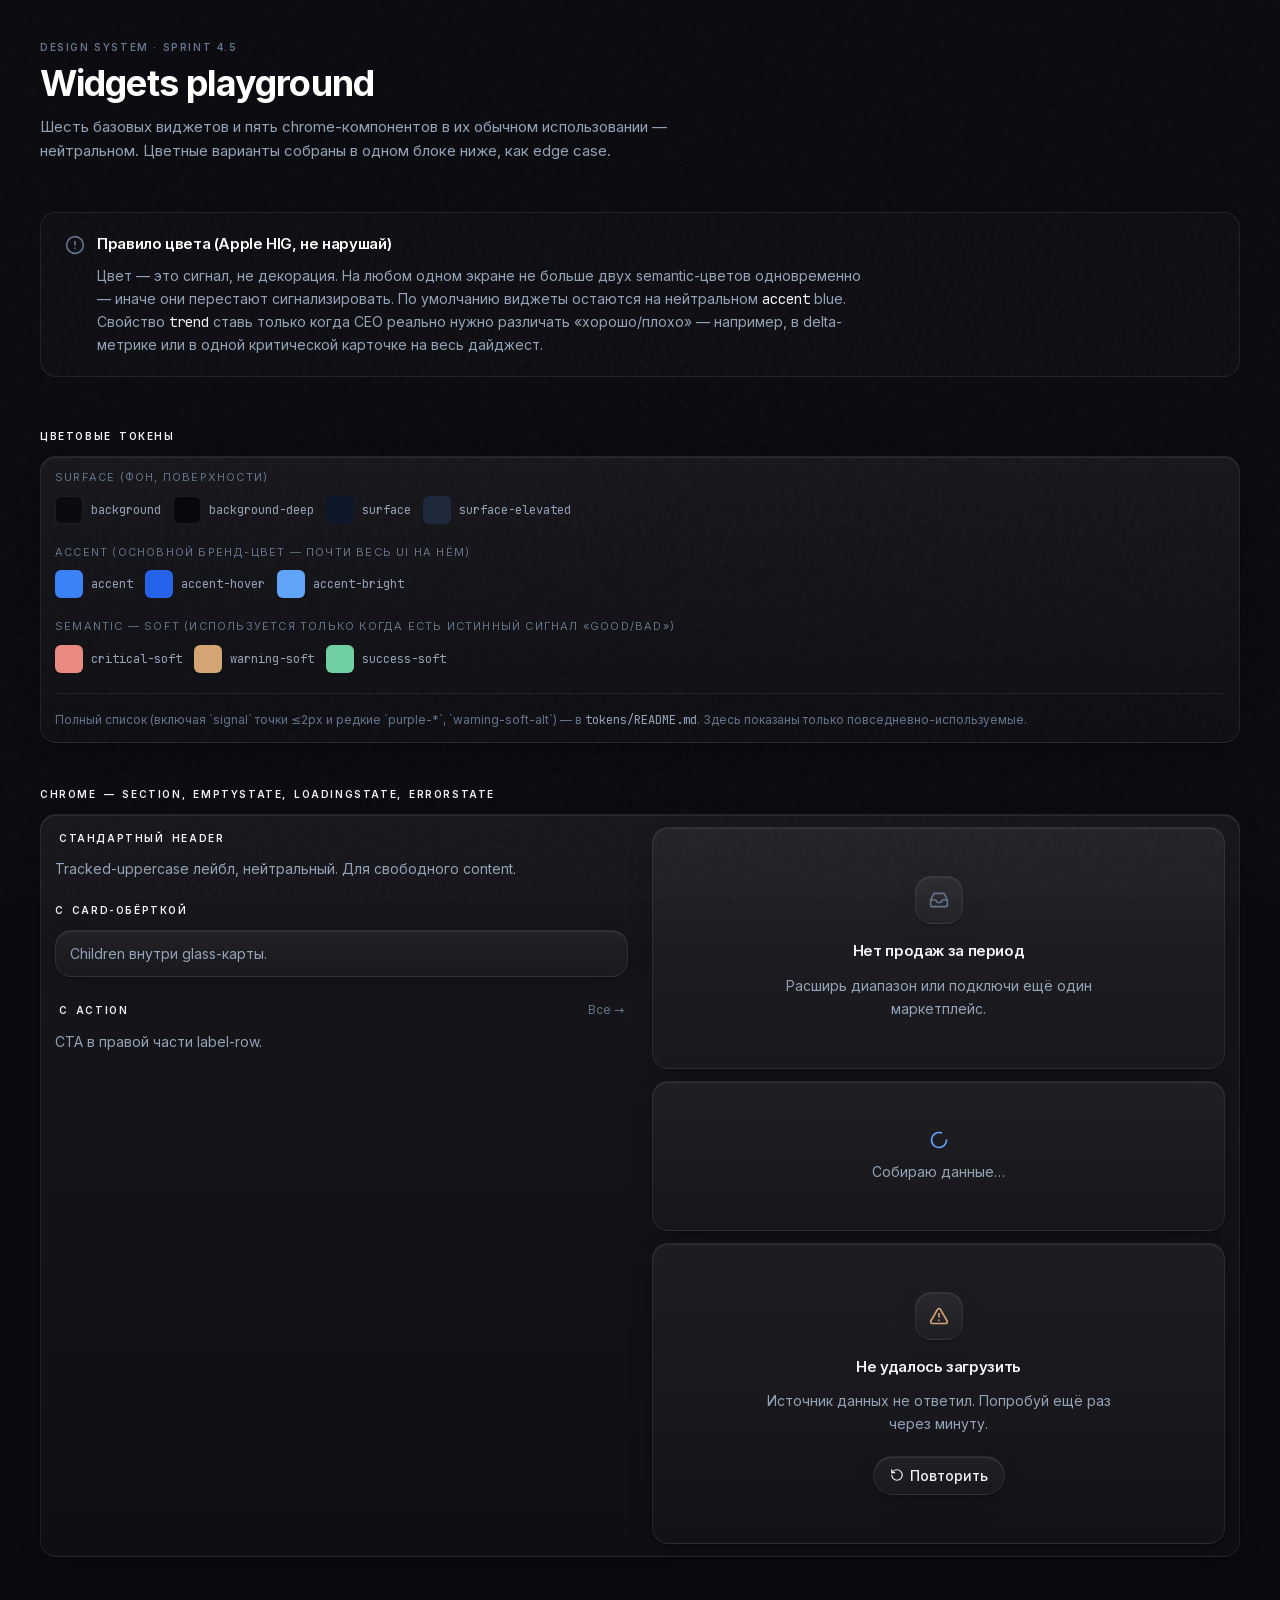
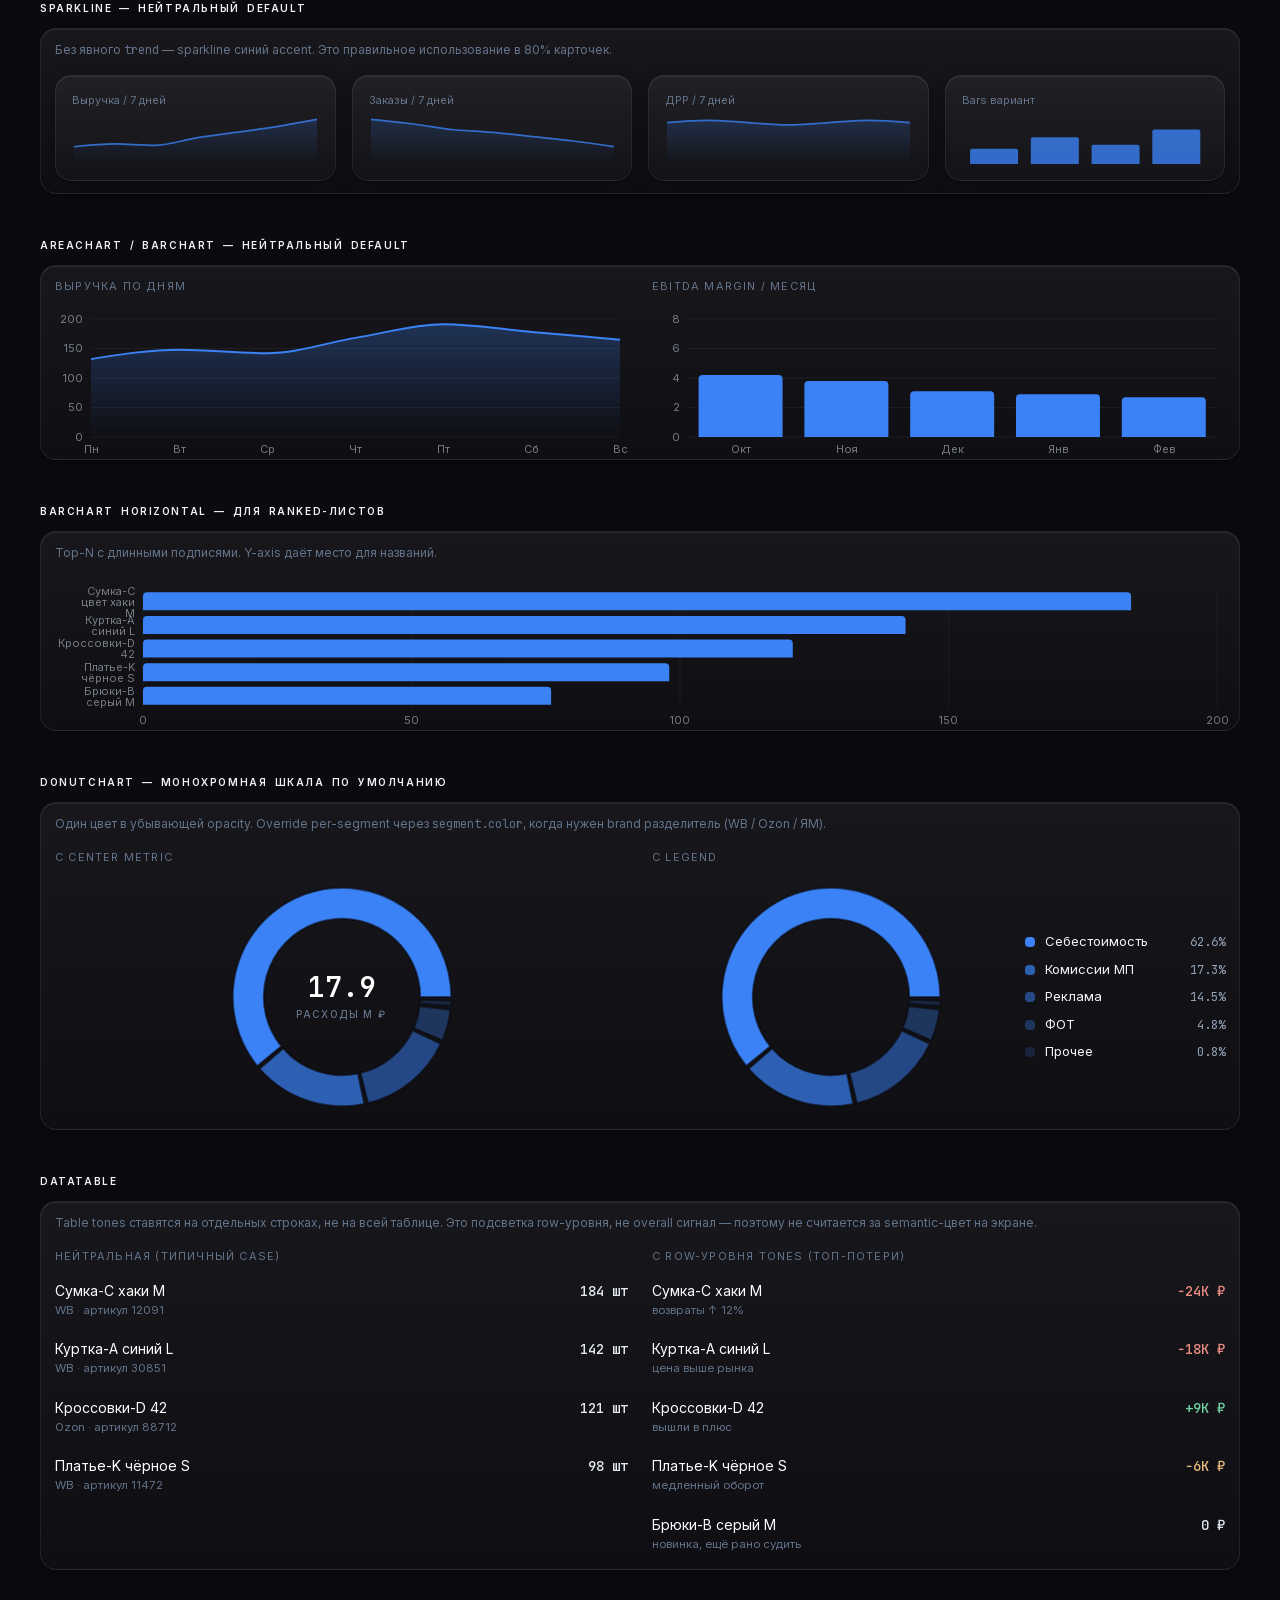
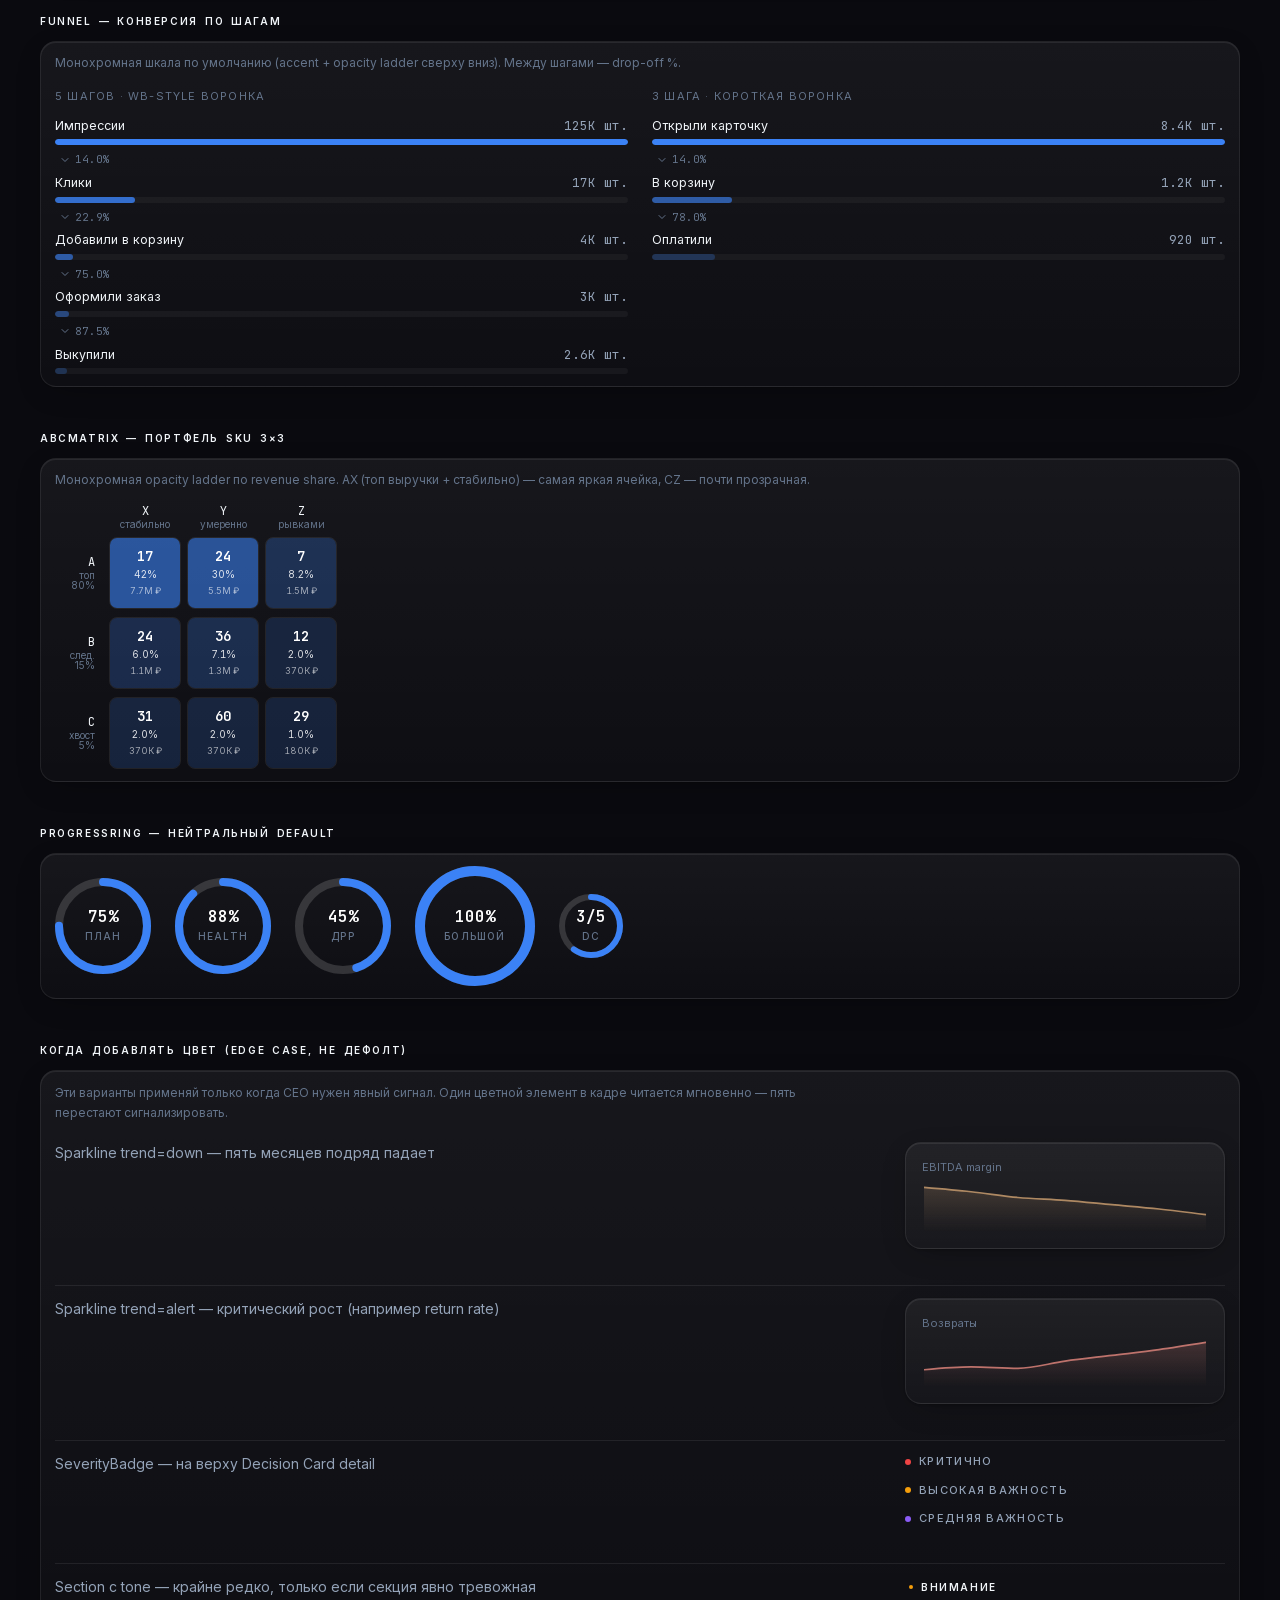
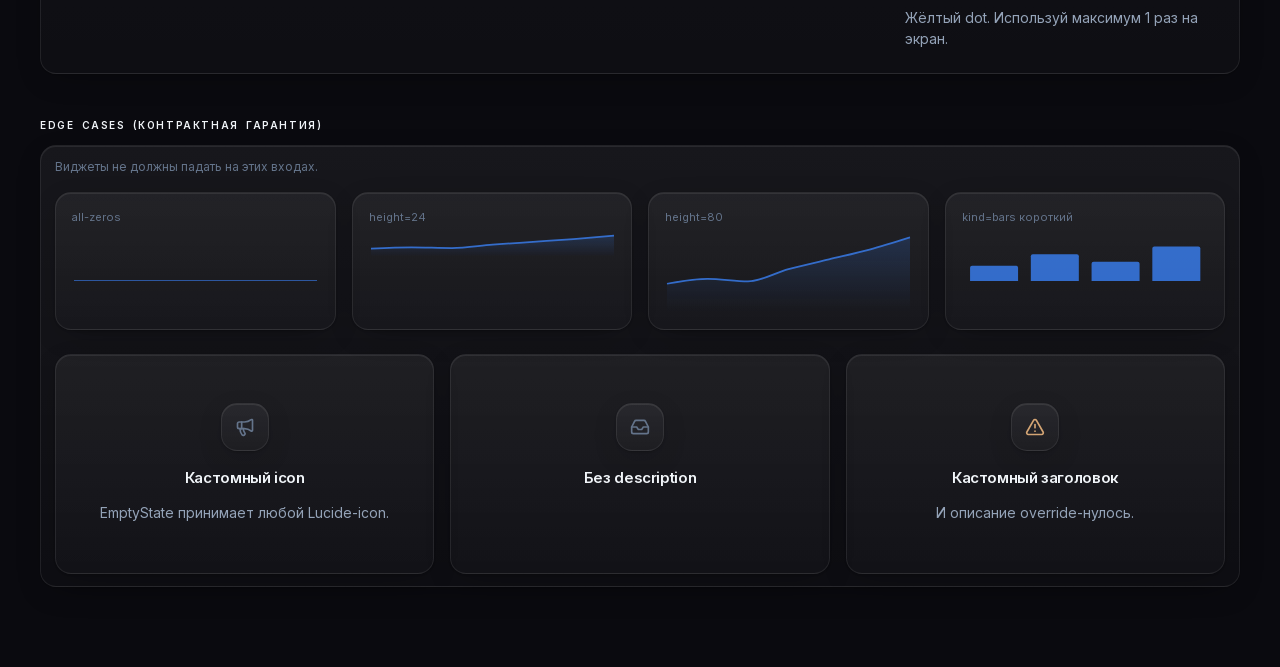
<file: dev/widgets/index.html>
<!DOCTYPE html><!--Qy7w1eVXY539Rjby6U1yX--><html lang="ru"><head><meta charSet="utf-8"/><meta name="viewport" content="width=device-width, initial-scale=1"/><link rel="preload" href="/_next/static/media/70bc3e132a0a741e-s.p.15008bfb.woff2" as="font" crossorigin="" type="font/woff2"/><link rel="preload" href="/_next/static/media/83afe278b6a6bb3c-s.p.3a6ba036.woff2" as="font" crossorigin="" type="font/woff2"/><link rel="preload" href="/_next/static/media/9c72aa0f40e4eef8-s.p.18a48cbc.woff2" as="font" crossorigin="" type="font/woff2"/><link rel="stylesheet" href="/_next/static/chunks/08582c0ec1dc6f78.css" data-precedence="next"/><link rel="stylesheet" href="/_next/static/chunks/c664c63d59afc863.css" data-precedence="next"/><link rel="preload" as="script" fetchPriority="low" href="/_next/static/chunks/f05fe5d17f93a808.js"/><script src="/_next/static/chunks/806bdb8e4a6a9b95.js" async=""></script><script src="/_next/static/chunks/f2f58a7e93290fbb.js" async=""></script><script src="/_next/static/chunks/b583d0a9991c0a6a.js" async=""></script><script src="/_next/static/chunks/turbopack-de8898c3b1b37728.js" async=""></script><script src="/_next/static/chunks/515ed2c0c4397f89.js" async=""></script><script src="/_next/static/chunks/4068ac6383e218d8.js" async=""></script><script src="/_next/static/chunks/7152edf315c1fc60.js" async=""></script><script src="/_next/static/chunks/ff1a16fafef87110.js" async=""></script><script src="/_next/static/chunks/a2dfb6fc5208ab9b.js" async=""></script><script src="/_next/static/chunks/41ac447e659c70bd.js" async=""></script><script src="/_next/static/chunks/1e9f768250e0891c.js" async=""></script><script src="/_next/static/chunks/8334e4936b0ef495.js" async=""></script><script src="/_next/static/chunks/4003d7b125279a99.js" async=""></script><meta name="next-size-adjust" content=""/><title>NEXUS | Proactive AI Business Mentor</title><meta name="description" content="Ваш AI-ментор, который знает бизнес лучше вас. Каждое утро — четкий план, а не хаос данных."/><link rel="icon" href="/favicon.ico?favicon.0b3bf435.ico" sizes="256x256" type="image/x-icon"/><script src="/_next/static/chunks/a6dad97d9634a72d.js" noModule=""></script></head><body class="inter_ed26c892-module__0Hd1FG__variable jetbrains_mono_7d65b77b-module__VxV-Ta__variable antialiased selection:bg-accent/30"><div hidden=""><!--$--><!--/$--></div><div class="fixed inset-0 bg-grid -z-10"></div><div class="fixed inset-0 bg-noise -z-10"></div><main class="min-h-screen px-4 md:px-10 py-10 max-w-[1280px] mx-auto"><header class="mb-12"><p class="text-ds-2xs font-semibold uppercase tracking-[1.6px] text-text-tertiary">Design System · Sprint 4.5</p><h1 class="mt-2 text-4xl font-bold text-white tracking-tight">Widgets playground</h1><p class="mt-3 text-text-secondary text-ds-lg max-w-2xl leading-relaxed">Шесть базовых виджетов и пять chrome-компонентов в их обычном использовании — нейтральном. Цветные варианты собраны в одном блоке ниже, как edge case.</p></header><div class="mb-12 rounded-2xl border border-border px-6 py-5 bg-white/[0.02]"><div class="flex items-start gap-3"><svg xmlns="http://www.w3.org/2000/svg" width="24" height="24" viewBox="0 0 24 24" fill="none" stroke="currentColor" stroke-width="2" stroke-linecap="round" stroke-linejoin="round" class="lucide lucide-circle-alert w-5 h-5 text-text-tertiary mt-0.5 shrink-0" aria-hidden="true"><circle cx="12" cy="12" r="10"></circle><line x1="12" x2="12" y1="8" y2="12"></line><line x1="12" x2="12.01" y1="16" y2="16"></line></svg><div class="space-y-2.5"><h2 class="text-ds-lg font-semibold text-white tracking-tight">Правило цвета (Apple HIG, не нарушай)</h2><p class="text-ds-md text-text-secondary leading-relaxed max-w-3xl">Цвет — это сигнал, не декорация. На любом одном экране не больше двух semantic-цветов одновременно — иначе они перестают сигнализировать. По умолчанию виджеты остаются на нейтральном <code class="font-mono text-text-primary">accent</code> blue. Свойство <code class="font-mono text-text-primary">trend</code> ставь только когда CEO реально нужно различать «хорошо/плохо» — например, в delta-метрике или в одной критической карточке на весь дайджест.</p></div></div></div><section class="pt-1 mb-10"><div class="flex items-center justify-between mb-3"><div class="flex items-center gap-2"><h3 class="font-semibold uppercase tracking-[1.6px] [word-spacing:0.25em] text-ds-2xs">Цветовые токены</h3></div></div><div class="glass rounded-2xl px-3.5 py-3"><div class="space-y-5"><div><div class="text-ds-xs uppercase tracking-[1.2px] text-text-tertiary mb-2.5">Surface (фон, поверхности)</div><div class="flex flex-wrap gap-3"><div class="flex items-center gap-2"><span class="w-7 h-7 rounded-md bg-background border border-border" aria-hidden="true"></span><code class="font-mono text-ds-sm text-text-secondary">background</code></div><div class="flex items-center gap-2"><span class="w-7 h-7 rounded-md bg-background-deep border border-border" aria-hidden="true"></span><code class="font-mono text-ds-sm text-text-secondary">background-deep</code></div><div class="flex items-center gap-2"><span class="w-7 h-7 rounded-md bg-surface" aria-hidden="true"></span><code class="font-mono text-ds-sm text-text-secondary">surface</code></div><div class="flex items-center gap-2"><span class="w-7 h-7 rounded-md bg-surface-elevated" aria-hidden="true"></span><code class="font-mono text-ds-sm text-text-secondary">surface-elevated</code></div></div></div><div><div class="text-ds-xs uppercase tracking-[1.2px] text-text-tertiary mb-2.5">Accent (основной бренд-цвет — почти весь UI на нём)</div><div class="flex flex-wrap gap-3"><div class="flex items-center gap-2"><span class="w-7 h-7 rounded-md bg-accent" aria-hidden="true"></span><code class="font-mono text-ds-sm text-text-secondary">accent</code></div><div class="flex items-center gap-2"><span class="w-7 h-7 rounded-md bg-accent-hover" aria-hidden="true"></span><code class="font-mono text-ds-sm text-text-secondary">accent-hover</code></div><div class="flex items-center gap-2"><span class="w-7 h-7 rounded-md bg-accent-bright" aria-hidden="true"></span><code class="font-mono text-ds-sm text-text-secondary">accent-bright</code></div></div></div><div><div class="text-ds-xs uppercase tracking-[1.2px] text-text-tertiary mb-2.5">Semantic — soft (используется только когда есть истинный сигнал «good/bad»)</div><div class="flex flex-wrap gap-3"><div class="flex items-center gap-2"><span class="w-7 h-7 rounded-md bg-critical-soft" aria-hidden="true"></span><code class="font-mono text-ds-sm text-text-secondary">critical-soft</code></div><div class="flex items-center gap-2"><span class="w-7 h-7 rounded-md bg-warning-soft" aria-hidden="true"></span><code class="font-mono text-ds-sm text-text-secondary">warning-soft</code></div><div class="flex items-center gap-2"><span class="w-7 h-7 rounded-md bg-success-soft" aria-hidden="true"></span><code class="font-mono text-ds-sm text-text-secondary">success-soft</code></div></div></div></div><p class="mt-5 pt-4 border-t border-border text-ds-sm text-text-tertiary leading-relaxed">Полный список (включая `signal` точки ≤2px и редкие `purple-*`, `warning-soft-alt`) — в<!-- --> <code class="font-mono text-text-secondary">tokens/README.md</code>. Здесь показаны только повседневно-используемые.</p></div></section><section class="pt-1 mb-10"><div class="flex items-center justify-between mb-3"><div class="flex items-center gap-2"><h3 class="font-semibold uppercase tracking-[1.6px] [word-spacing:0.25em] text-ds-2xs">Chrome — Section, EmptyState, LoadingState, ErrorState</h3></div></div><div class="glass rounded-2xl px-3.5 py-3"><div class="grid grid-cols-1 md:grid-cols-2 gap-6"><div class="space-y-5"><section class="pt-1"><div class="flex items-center justify-between mb-3 px-1"><div class="flex items-center gap-2"><h3 class="font-semibold uppercase tracking-[1.6px] [word-spacing:0.25em] text-ds-2xs">Стандартный header</h3></div></div><p class="text-ds-md text-text-secondary">Tracked-uppercase лейбл, нейтральный. Для свободного content.</p></section><section class="pt-1"><div class="flex items-center justify-between mb-3"><div class="flex items-center gap-2"><h3 class="font-semibold uppercase tracking-[1.6px] [word-spacing:0.25em] text-ds-2xs">С card-обёрткой</h3></div></div><div class="glass rounded-2xl px-3.5 py-3"><p class="text-ds-md text-text-secondary">Children внутри glass-карты.</p></div></section><section class="pt-1"><div class="flex items-center justify-between mb-3 px-1"><div class="flex items-center gap-2"><h3 class="font-semibold uppercase tracking-[1.6px] [word-spacing:0.25em] text-ds-2xs">С action</h3></div><div class="text-ds-sm text-text-tertiary"><button class="hover:text-white transition-colors">Все →</button></div></div><p class="text-ds-md text-text-secondary">CTA в правой части label-row.</p></section></div><div class="space-y-3"><div class="glass rounded-2xl"><div class="flex flex-col items-center justify-center text-center gap-3 py-12 px-6"><div class="w-12 h-12 rounded-2xl glass flex items-center justify-center mb-1"><svg xmlns="http://www.w3.org/2000/svg" width="24" height="24" viewBox="0 0 24 24" fill="none" stroke="currentColor" stroke-width="2" stroke-linecap="round" stroke-linejoin="round" class="lucide lucide-inbox w-5 h-5 text-text-tertiary" aria-hidden="true"><polyline points="22 12 16 12 14 15 10 15 8 12 2 12"></polyline><path d="M5.45 5.11 2 12v6a2 2 0 0 0 2 2h16a2 2 0 0 0 2-2v-6l-3.45-6.89A2 2 0 0 0 16.76 4H7.24a2 2 0 0 0-1.79 1.11z"></path></svg></div><h3 class="text-ds-lg font-semibold text-text-primary tracking-tight">Нет продаж за период</h3><p class="text-ds-md text-text-secondary leading-relaxed max-w-sm">Расширь диапазон или подключи ещё один маркетплейс.</p></div></div><div class="glass rounded-2xl"><div class="flex flex-col items-center justify-center gap-3 py-12 px-6 text-center"><svg xmlns="http://www.w3.org/2000/svg" width="24" height="24" viewBox="0 0 24 24" fill="none" stroke="currentColor" stroke-width="2" stroke-linecap="round" stroke-linejoin="round" class="lucide lucide-loader-circle w-5 h-5 text-accent-bright animate-spin" aria-hidden="true"><path d="M21 12a9 9 0 1 1-6.219-8.56"></path></svg><p class="text-ds-md text-text-secondary leading-snug">Собираю данные…</p></div></div><div class="glass rounded-2xl"><div class="flex flex-col items-center justify-center text-center gap-3 py-12 px-6"><div class="w-12 h-12 rounded-2xl glass flex items-center justify-center mb-1"><svg xmlns="http://www.w3.org/2000/svg" width="24" height="24" viewBox="0 0 24 24" fill="none" stroke="currentColor" stroke-width="2" stroke-linecap="round" stroke-linejoin="round" class="lucide lucide-triangle-alert w-5 h-5 text-warning-soft" aria-hidden="true"><path d="m21.73 18-8-14a2 2 0 0 0-3.48 0l-8 14A2 2 0 0 0 4 21h16a2 2 0 0 0 1.73-3"></path><path d="M12 9v4"></path><path d="M12 17h.01"></path></svg></div><h3 class="text-ds-lg font-semibold text-text-primary tracking-tight">Не удалось загрузить</h3><p class="text-ds-md text-text-secondary leading-relaxed max-w-sm">Источник данных не ответил. Попробуй ещё раз через минуту.</p><button type="button" class="mt-2 inline-flex items-center gap-1.5 px-4 py-2 rounded-full glass text-ds-md font-medium text-text-primary hover:bg-white/5 transition-colors"><svg xmlns="http://www.w3.org/2000/svg" width="24" height="24" viewBox="0 0 24 24" fill="none" stroke="currentColor" stroke-width="2" stroke-linecap="round" stroke-linejoin="round" class="lucide lucide-rotate-ccw w-3.5 h-3.5" aria-hidden="true"><path d="M3 12a9 9 0 1 0 9-9 9.75 9.75 0 0 0-6.74 2.74L3 8"></path><path d="M3 3v5h5"></path></svg>Повторить</button></div></div></div></div></div></section><section class="pt-1 mb-10"><div class="flex items-center justify-between mb-3"><div class="flex items-center gap-2"><h3 class="font-semibold uppercase tracking-[1.6px] [word-spacing:0.25em] text-ds-2xs">Sparkline — нейтральный default</h3></div></div><div class="glass rounded-2xl px-3.5 py-3"><p class="mb-4 text-ds-sm text-text-tertiary">Без явного <code class="font-mono">trend</code> — sparkline синий accent. Это правильное использование в 80% карточек.</p><div class="grid grid-cols-2 md:grid-cols-4 gap-4"><div class="glass rounded-2xl p-4"><div class="text-ds-xs text-text-tertiary mb-2">Выручка / 7 дней</div><div class="w-full" style="opacity:0.8;height:48px"><div class="recharts-responsive-container" style="width:100%;height:100%;min-width:0"><div style="width:0;height:0;overflow:visible"></div></div></div></div><div class="glass rounded-2xl p-4"><div class="text-ds-xs text-text-tertiary mb-2">Заказы / 7 дней</div><div class="w-full" style="opacity:0.8;height:48px"><div class="recharts-responsive-container" style="width:100%;height:100%;min-width:0"><div style="width:0;height:0;overflow:visible"></div></div></div></div><div class="glass rounded-2xl p-4"><div class="text-ds-xs text-text-tertiary mb-2">ДРР / 7 дней</div><div class="w-full" style="opacity:0.8;height:48px"><div class="recharts-responsive-container" style="width:100%;height:100%;min-width:0"><div style="width:0;height:0;overflow:visible"></div></div></div></div><div class="glass rounded-2xl p-4"><div class="text-ds-xs text-text-tertiary mb-2">Bars вариант</div><div class="w-full" style="opacity:0.8;height:48px"><div class="recharts-responsive-container" style="width:100%;height:100%;min-width:0"><div style="width:0;height:0;overflow:visible"></div></div></div></div></div></div></section><section class="pt-1 mb-10"><div class="flex items-center justify-between mb-3"><div class="flex items-center gap-2"><h3 class="font-semibold uppercase tracking-[1.6px] [word-spacing:0.25em] text-ds-2xs">AreaChart / BarChart — нейтральный default</h3></div></div><div class="glass rounded-2xl px-3.5 py-3"><div class="grid grid-cols-1 md:grid-cols-2 gap-6"><div><div class="text-ds-xs uppercase tracking-[1.2px] text-text-tertiary mb-3">Выручка по дням</div><div class=""><div class="-mx-2" style="height:140px"><div class="md:hidden h-full"><div class="recharts-responsive-container" style="width:100%;height:100%;min-width:0"><div style="width:0;height:0;overflow:visible"></div></div></div><div class="hidden md:block" style="height:180px"><div class="recharts-responsive-container" style="width:100%;height:100%;min-width:0"><div style="width:0;height:0;overflow:visible"></div></div></div></div></div></div><div><div class="text-ds-xs uppercase tracking-[1.2px] text-text-tertiary mb-3">EBITDA margin / месяц</div><div class=""><div class="-mx-2" style="height:140px"><div class="md:hidden h-full"><div class="recharts-responsive-container" style="width:100%;height:100%;min-width:0"><div style="width:0;height:0;overflow:visible"></div></div></div><div class="hidden md:block" style="height:180px"><div class="recharts-responsive-container" style="width:100%;height:100%;min-width:0"><div style="width:0;height:0;overflow:visible"></div></div></div></div></div></div></div></div></section><section class="pt-1 mb-10"><div class="flex items-center justify-between mb-3"><div class="flex items-center gap-2"><h3 class="font-semibold uppercase tracking-[1.6px] [word-spacing:0.25em] text-ds-2xs">BarChart horizontal — для ranked-листов</h3></div></div><div class="glass rounded-2xl px-3.5 py-3"><p class="mb-4 text-ds-sm text-text-tertiary">Top-N с длинными подписями. Y-axis даёт место для названий.</p><div class=""><div class="-mx-2" style="height:140px"><div class="md:hidden h-full"><div class="recharts-responsive-container" style="width:100%;height:100%;min-width:0"><div style="width:0;height:0;overflow:visible"></div></div></div><div class="hidden md:block" style="height:180px"><div class="recharts-responsive-container" style="width:100%;height:100%;min-width:0"><div style="width:0;height:0;overflow:visible"></div></div></div></div></div></div></section><section class="pt-1 mb-10"><div class="flex items-center justify-between mb-3"><div class="flex items-center gap-2"><h3 class="font-semibold uppercase tracking-[1.6px] [word-spacing:0.25em] text-ds-2xs">DonutChart — монохромная шкала по умолчанию</h3></div></div><div class="glass rounded-2xl px-3.5 py-3"><p class="mb-4 text-ds-sm text-text-tertiary">Один цвет в убывающей opacity. Override per-segment через<!-- --> <code class="font-mono">segment.color</code>, когда нужен brand разделитель (WB / Ozon / ЯМ).</p><div class="grid grid-cols-1 md:grid-cols-2 gap-6"><div><div class="text-ds-xs uppercase tracking-[1.2px] text-text-tertiary mb-3">С center metric</div><div class="flex flex-col md:flex-row md:items-center gap-4"><div class="relative w-full md:hidden" style="height:180px"><div class="recharts-responsive-container" style="width:100%;height:100%;min-width:0"><div style="width:0;height:0;overflow:visible"></div></div><div class="absolute inset-0 flex flex-col items-center justify-center pointer-events-none"><div class="flex flex-col items-center max-w-[65%] text-center"><span class="font-mono text-[22px] md:text-[28px] font-semibold text-white tabular-nums leading-none whitespace-nowrap">17.9</span><span class="mt-1.5 text-[9.5px] md:text-[10px] font-medium uppercase tracking-[1.2px] md:tracking-[1.4px] text-text-tertiary whitespace-nowrap">Расходы М ₽</span></div></div></div><div class="relative hidden md:flex md:flex-1 md:items-center md:justify-center" style="height:240px"><div class="relative h-full" style="width:240px"><div class="recharts-responsive-container" style="width:100%;height:100%;min-width:0"><div style="width:0;height:0;overflow:visible"></div></div><div class="absolute inset-0 flex flex-col items-center justify-center pointer-events-none"><div class="flex flex-col items-center max-w-[65%] text-center"><span class="font-mono text-[22px] md:text-[28px] font-semibold text-white tabular-nums leading-none whitespace-nowrap">17.9</span><span class="mt-1.5 text-[9.5px] md:text-[10px] font-medium uppercase tracking-[1.2px] md:tracking-[1.4px] text-text-tertiary whitespace-nowrap">Расходы М ₽</span></div></div></div></div></div></div><div><div class="text-ds-xs uppercase tracking-[1.2px] text-text-tertiary mb-3">С legend</div><div class="flex flex-col md:flex-row md:items-center gap-4"><div class="relative w-full md:hidden" style="height:180px"><div class="recharts-responsive-container" style="width:100%;height:100%;min-width:0"><div style="width:0;height:0;overflow:visible"></div></div></div><div class="relative hidden md:flex md:flex-1 md:items-center md:justify-center" style="height:240px"><div class="relative h-full" style="width:240px"><div class="recharts-responsive-container" style="width:100%;height:100%;min-width:0"><div style="width:0;height:0;overflow:visible"></div></div></div></div><ul class="flex flex-col gap-2 md:w-[200px] shrink-0"><li class="flex items-center gap-2.5"><span class="w-2.5 h-2.5 rounded-sm shrink-0" style="background-color:var(--color-accent);opacity:1" aria-hidden="true"></span><span class="flex-1 text-[13px] text-text-primary truncate">Себестоимость</span><span class="font-mono text-[12px] text-text-secondary tabular-nums shrink-0">62.6<!-- -->%</span></li><li class="flex items-center gap-2.5"><span class="w-2.5 h-2.5 rounded-sm shrink-0" style="background-color:var(--color-accent);opacity:0.7" aria-hidden="true"></span><span class="flex-1 text-[13px] text-text-primary truncate">Комиссии МП</span><span class="font-mono text-[12px] text-text-secondary tabular-nums shrink-0">17.3<!-- -->%</span></li><li class="flex items-center gap-2.5"><span class="w-2.5 h-2.5 rounded-sm shrink-0" style="background-color:var(--color-accent);opacity:0.5" aria-hidden="true"></span><span class="flex-1 text-[13px] text-text-primary truncate">Реклама</span><span class="font-mono text-[12px] text-text-secondary tabular-nums shrink-0">14.5<!-- -->%</span></li><li class="flex items-center gap-2.5"><span class="w-2.5 h-2.5 rounded-sm shrink-0" style="background-color:var(--color-accent);opacity:0.32" aria-hidden="true"></span><span class="flex-1 text-[13px] text-text-primary truncate">ФОТ</span><span class="font-mono text-[12px] text-text-secondary tabular-nums shrink-0">4.8<!-- -->%</span></li><li class="flex items-center gap-2.5"><span class="w-2.5 h-2.5 rounded-sm shrink-0" style="background-color:var(--color-accent);opacity:0.18" aria-hidden="true"></span><span class="flex-1 text-[13px] text-text-primary truncate">Прочее</span><span class="font-mono text-[12px] text-text-secondary tabular-nums shrink-0">0.8<!-- -->%</span></li></ul></div></div></div></div></section><section class="pt-1 mb-10"><div class="flex items-center justify-between mb-3"><div class="flex items-center gap-2"><h3 class="font-semibold uppercase tracking-[1.6px] [word-spacing:0.25em] text-ds-2xs">DataTable</h3></div></div><div class="glass rounded-2xl px-3.5 py-3"><p class="mb-4 text-ds-sm text-text-tertiary">Table tones ставятся на отдельных строках, не на всей таблице. Это подсветка row-уровня, не overall сигнал — поэтому не считается за semantic-цвет на экране.</p><div class="grid grid-cols-1 md:grid-cols-2 gap-6"><div><div class="text-ds-xs uppercase tracking-[1.2px] text-text-tertiary mb-3">Нейтральная (типичный case)</div><div class="space-y-3"><div><div class="flex items-baseline justify-between gap-4 py-1"><div class="min-w-0 flex-1"><div class="text-[14px] text-white leading-snug flex items-center gap-1.5">Сумка-C хаки M</div><div class="text-[11.5px] text-slate-500 mt-0.5">WB · артикул 12091</div></div><div class="font-mono text-[14px] font-medium shrink-0 tabular-nums text-slate-200">184 шт</div></div></div><div><div class="flex items-baseline justify-between gap-4 py-1"><div class="min-w-0 flex-1"><div class="text-[14px] text-white leading-snug flex items-center gap-1.5">Куртка-A синий L</div><div class="text-[11.5px] text-slate-500 mt-0.5">WB · артикул 30851</div></div><div class="font-mono text-[14px] font-medium shrink-0 tabular-nums text-slate-200">142 шт</div></div></div><div><div class="flex items-baseline justify-between gap-4 py-1"><div class="min-w-0 flex-1"><div class="text-[14px] text-white leading-snug flex items-center gap-1.5">Кроссовки-D 42</div><div class="text-[11.5px] text-slate-500 mt-0.5">Ozon · артикул 88712</div></div><div class="font-mono text-[14px] font-medium shrink-0 tabular-nums text-slate-200">121 шт</div></div></div><div><div class="flex items-baseline justify-between gap-4 py-1"><div class="min-w-0 flex-1"><div class="text-[14px] text-white leading-snug flex items-center gap-1.5">Платье-K чёрное S</div><div class="text-[11.5px] text-slate-500 mt-0.5">WB · артикул 11472</div></div><div class="font-mono text-[14px] font-medium shrink-0 tabular-nums text-slate-200">98 шт</div></div></div></div></div><div><div class="text-ds-xs uppercase tracking-[1.2px] text-text-tertiary mb-3">С row-уровня tones (топ-потери)</div><div class="space-y-3"><div><div class="flex items-baseline justify-between gap-4 py-1"><div class="min-w-0 flex-1"><div class="text-[14px] text-white leading-snug flex items-center gap-1.5">Сумка-C хаки M</div><div class="text-[11.5px] text-slate-500 mt-0.5">возвраты ↑ 12%</div></div><div class="font-mono text-[14px] font-medium shrink-0 tabular-nums text-critical-soft">−24К ₽</div></div></div><div><div class="flex items-baseline justify-between gap-4 py-1"><div class="min-w-0 flex-1"><div class="text-[14px] text-white leading-snug flex items-center gap-1.5">Куртка-A синий L</div><div class="text-[11.5px] text-slate-500 mt-0.5">цена выше рынка</div></div><div class="font-mono text-[14px] font-medium shrink-0 tabular-nums text-critical-soft">−18К ₽</div></div></div><div><div class="flex items-baseline justify-between gap-4 py-1"><div class="min-w-0 flex-1"><div class="text-[14px] text-white leading-snug flex items-center gap-1.5">Кроссовки-D 42</div><div class="text-[11.5px] text-slate-500 mt-0.5">вышли в плюс</div></div><div class="font-mono text-[14px] font-medium shrink-0 tabular-nums text-success-soft">+9К ₽</div></div></div><div><div class="flex items-baseline justify-between gap-4 py-1"><div class="min-w-0 flex-1"><div class="text-[14px] text-white leading-snug flex items-center gap-1.5">Платье-K чёрное S</div><div class="text-[11.5px] text-slate-500 mt-0.5">медленный оборот</div></div><div class="font-mono text-[14px] font-medium shrink-0 tabular-nums text-warning-soft-alt">−6К ₽</div></div></div><div><div class="flex items-baseline justify-between gap-4 py-1"><div class="min-w-0 flex-1"><div class="text-[14px] text-white leading-snug flex items-center gap-1.5">Брюки-B серый M</div><div class="text-[11.5px] text-slate-500 mt-0.5">новинка, ещё рано судить</div></div><div class="font-mono text-[14px] font-medium shrink-0 tabular-nums text-slate-200">0 ₽</div></div></div></div></div></div></div></section><section class="pt-1 mb-10"><div class="flex items-center justify-between mb-3"><div class="flex items-center gap-2"><h3 class="font-semibold uppercase tracking-[1.6px] [word-spacing:0.25em] text-ds-2xs">Funnel — конверсия по шагам</h3></div></div><div class="glass rounded-2xl px-3.5 py-3"><p class="mb-4 text-ds-sm text-text-tertiary">Монохромная шкала по умолчанию (accent + opacity ladder сверху вниз). Между шагами — drop-off %.</p><div class="grid grid-cols-1 md:grid-cols-2 gap-6"><div><div class="text-ds-xs uppercase tracking-[1.2px] text-text-tertiary mb-3">5 шагов · WB-style воронка</div><div class="flex flex-col"><div class="space-y-1"><div class="flex items-baseline justify-between gap-3"><span class="text-[12.5px] text-text-primary truncate">Импрессии</span><span class="font-mono text-[12.5px] text-text-secondary tabular-nums shrink-0">125К<!-- --> шт.</span></div><div class="relative h-1.5 w-full rounded-full bg-white/[0.04] overflow-hidden"><div class="absolute inset-y-0 left-0 rounded-full transition-all duration-500" style="width:100%;background-color:var(--color-accent);opacity:1" aria-hidden="true"></div></div></div><div class="flex items-center gap-1 pl-1 py-1.5 text-text-tertiary text-[11px] font-mono tabular-nums"><svg xmlns="http://www.w3.org/2000/svg" width="24" height="24" viewBox="0 0 24 24" fill="none" stroke="currentColor" stroke-width="2" stroke-linecap="round" stroke-linejoin="round" class="lucide lucide-chevron-down w-3 h-3" aria-hidden="true"><path d="m6 9 6 6 6-6"></path></svg><span>14.0<!-- -->%</span></div><div class="space-y-1"><div class="flex items-baseline justify-between gap-3"><span class="text-[12.5px] text-text-primary truncate">Клики</span><span class="font-mono text-[12.5px] text-text-secondary tabular-nums shrink-0">17К<!-- --> шт.</span></div><div class="relative h-1.5 w-full rounded-full bg-white/[0.04] overflow-hidden"><div class="absolute inset-y-0 left-0 rounded-full transition-all duration-500" style="width:14.000000000000002%;background-color:var(--color-accent);opacity:0.8125" aria-hidden="true"></div></div></div><div class="flex items-center gap-1 pl-1 py-1.5 text-text-tertiary text-[11px] font-mono tabular-nums"><svg xmlns="http://www.w3.org/2000/svg" width="24" height="24" viewBox="0 0 24 24" fill="none" stroke="currentColor" stroke-width="2" stroke-linecap="round" stroke-linejoin="round" class="lucide lucide-chevron-down w-3 h-3" aria-hidden="true"><path d="m6 9 6 6 6-6"></path></svg><span>22.9<!-- -->%</span></div><div class="space-y-1"><div class="flex items-baseline justify-between gap-3"><span class="text-[12.5px] text-text-primary truncate">Добавили в корзину</span><span class="font-mono text-[12.5px] text-text-secondary tabular-nums shrink-0">4К<!-- --> шт.</span></div><div class="relative h-1.5 w-full rounded-full bg-white/[0.04] overflow-hidden"><div class="absolute inset-y-0 left-0 rounded-full transition-all duration-500" style="width:3.2%;background-color:var(--color-accent);opacity:0.625" aria-hidden="true"></div></div></div><div class="flex items-center gap-1 pl-1 py-1.5 text-text-tertiary text-[11px] font-mono tabular-nums"><svg xmlns="http://www.w3.org/2000/svg" width="24" height="24" viewBox="0 0 24 24" fill="none" stroke="currentColor" stroke-width="2" stroke-linecap="round" stroke-linejoin="round" class="lucide lucide-chevron-down w-3 h-3" aria-hidden="true"><path d="m6 9 6 6 6-6"></path></svg><span>75.0<!-- -->%</span></div><div class="space-y-1"><div class="flex items-baseline justify-between gap-3"><span class="text-[12.5px] text-text-primary truncate">Оформили заказ</span><span class="font-mono text-[12.5px] text-text-secondary tabular-nums shrink-0">3К<!-- --> шт.</span></div><div class="relative h-1.5 w-full rounded-full bg-white/[0.04] overflow-hidden"><div class="absolute inset-y-0 left-0 rounded-full transition-all duration-500" style="width:2.4%;background-color:var(--color-accent);opacity:0.4375" aria-hidden="true"></div></div></div><div class="flex items-center gap-1 pl-1 py-1.5 text-text-tertiary text-[11px] font-mono tabular-nums"><svg xmlns="http://www.w3.org/2000/svg" width="24" height="24" viewBox="0 0 24 24" fill="none" stroke="currentColor" stroke-width="2" stroke-linecap="round" stroke-linejoin="round" class="lucide lucide-chevron-down w-3 h-3" aria-hidden="true"><path d="m6 9 6 6 6-6"></path></svg><span>87.5<!-- -->%</span></div><div class="space-y-1"><div class="flex items-baseline justify-between gap-3"><span class="text-[12.5px] text-text-primary truncate">Выкупили</span><span class="font-mono text-[12.5px] text-text-secondary tabular-nums shrink-0">2.6К<!-- --> шт.</span></div><div class="relative h-1.5 w-full rounded-full bg-white/[0.04] overflow-hidden"><div class="absolute inset-y-0 left-0 rounded-full transition-all duration-500" style="width:2.099598393574297%;background-color:var(--color-accent);opacity:0.25" aria-hidden="true"></div></div></div></div></div><div><div class="text-ds-xs uppercase tracking-[1.2px] text-text-tertiary mb-3">3 шага · короткая воронка</div><div class="flex flex-col"><div class="space-y-1"><div class="flex items-baseline justify-between gap-3"><span class="text-[12.5px] text-text-primary truncate">Открыли карточку</span><span class="font-mono text-[12.5px] text-text-secondary tabular-nums shrink-0">8.4К<!-- --> шт.</span></div><div class="relative h-1.5 w-full rounded-full bg-white/[0.04] overflow-hidden"><div class="absolute inset-y-0 left-0 rounded-full transition-all duration-500" style="width:100%;background-color:var(--color-accent);opacity:1" aria-hidden="true"></div></div></div><div class="flex items-center gap-1 pl-1 py-1.5 text-text-tertiary text-[11px] font-mono tabular-nums"><svg xmlns="http://www.w3.org/2000/svg" width="24" height="24" viewBox="0 0 24 24" fill="none" stroke="currentColor" stroke-width="2" stroke-linecap="round" stroke-linejoin="round" class="lucide lucide-chevron-down w-3 h-3" aria-hidden="true"><path d="m6 9 6 6 6-6"></path></svg><span>14.0<!-- -->%</span></div><div class="space-y-1"><div class="flex items-baseline justify-between gap-3"><span class="text-[12.5px] text-text-primary truncate">В корзину</span><span class="font-mono text-[12.5px] text-text-secondary tabular-nums shrink-0">1.2К<!-- --> шт.</span></div><div class="relative h-1.5 w-full rounded-full bg-white/[0.04] overflow-hidden"><div class="absolute inset-y-0 left-0 rounded-full transition-all duration-500" style="width:14.014251781472684%;background-color:var(--color-accent);opacity:0.625" aria-hidden="true"></div></div></div><div class="flex items-center gap-1 pl-1 py-1.5 text-text-tertiary text-[11px] font-mono tabular-nums"><svg xmlns="http://www.w3.org/2000/svg" width="24" height="24" viewBox="0 0 24 24" fill="none" stroke="currentColor" stroke-width="2" stroke-linecap="round" stroke-linejoin="round" class="lucide lucide-chevron-down w-3 h-3" aria-hidden="true"><path d="m6 9 6 6 6-6"></path></svg><span>78.0<!-- -->%</span></div><div class="space-y-1"><div class="flex items-baseline justify-between gap-3"><span class="text-[12.5px] text-text-primary truncate">Оплатили</span><span class="font-mono text-[12.5px] text-text-secondary tabular-nums shrink-0">920<!-- --> шт.</span></div><div class="relative h-1.5 w-full rounded-full bg-white/[0.04] overflow-hidden"><div class="absolute inset-y-0 left-0 rounded-full transition-all duration-500" style="width:10.926365795724466%;background-color:var(--color-accent);opacity:0.25" aria-hidden="true"></div></div></div></div></div></div></div></section><section class="pt-1 mb-10"><div class="flex items-center justify-between mb-3"><div class="flex items-center gap-2"><h3 class="font-semibold uppercase tracking-[1.6px] [word-spacing:0.25em] text-ds-2xs">ABCMatrix — портфель SKU 3×3</h3></div></div><div class="glass rounded-2xl px-3.5 py-3"><p class="mb-4 text-ds-sm text-text-tertiary">Монохромная opacity ladder по revenue share. AX (топ выручки + стабильно) — самая яркая ячейка, CZ — почти прозрачная.</p><div class="overflow-x-auto -mx-2 px-2"><div class="inline-flex flex-col gap-2"><div class="grid items-end" style="grid-template-columns:48px repeat(3, 72px);column-gap:6px"><span aria-hidden="true"></span><div class="text-center"><div class="text-[12px] font-mono text-text-primary leading-none">X</div><div class="mt-0.5 text-[10px] text-text-tertiary leading-none">стабильно</div></div><div class="text-center"><div class="text-[12px] font-mono text-text-primary leading-none">Y</div><div class="mt-0.5 text-[10px] text-text-tertiary leading-none">умеренно</div></div><div class="text-center"><div class="text-[12px] font-mono text-text-primary leading-none">Z</div><div class="mt-0.5 text-[10px] text-text-tertiary leading-none">рывками</div></div></div><div class="grid items-center" style="grid-template-columns:48px repeat(3, 72px);column-gap:6px;row-gap:6px"><div class="text-right pr-2 leading-none"><div class="text-[12px] font-mono text-text-primary">A</div><div class="mt-0.5 text-[10px] text-text-tertiary">топ 80%</div></div><div class="relative rounded-lg border border-border overflow-hidden flex flex-col items-center justify-center text-center" style="width:72px;height:72px"><div class="absolute inset-0 pointer-events-none" style="background-color:var(--color-accent);opacity:0.6" aria-hidden="true"></div><div class="relative font-mono text-[14px] font-semibold text-white tabular-nums leading-none">17</div><div class="relative mt-1 text-[10px] text-white/85 tabular-nums">42<!-- -->%</div><div class="relative mt-0.5 text-[9px] text-white/60 tabular-nums">7.7М<!-- --> ₽</div></div><div class="relative rounded-lg border border-border overflow-hidden flex flex-col items-center justify-center text-center" style="width:72px;height:72px"><div class="absolute inset-0 pointer-events-none" style="background-color:var(--color-accent);opacity:0.5684782608695652" aria-hidden="true"></div><div class="relative font-mono text-[14px] font-semibold text-white tabular-nums leading-none">24</div><div class="relative mt-1 text-[10px] text-white/85 tabular-nums">30<!-- -->%</div><div class="relative mt-0.5 text-[9px] text-white/60 tabular-nums">5.5М<!-- --> ₽</div></div><div class="relative rounded-lg border border-border overflow-hidden flex flex-col items-center justify-center text-center" style="width:72px;height:72px"><div class="absolute inset-0 pointer-events-none" style="background-color:var(--color-accent);opacity:0.26413043478260867" aria-hidden="true"></div><div class="relative font-mono text-[14px] font-semibold text-white tabular-nums leading-none">7</div><div class="relative mt-1 text-[10px] text-white/85 tabular-nums">8.2<!-- -->%</div><div class="relative mt-0.5 text-[9px] text-white/60 tabular-nums">1.5М<!-- --> ₽</div></div></div><div class="grid items-center" style="grid-template-columns:48px repeat(3, 72px);column-gap:6px;row-gap:6px"><div class="text-right pr-2 leading-none"><div class="text-[12px] font-mono text-text-primary">B</div><div class="mt-0.5 text-[10px] text-text-tertiary">след. 15%</div></div><div class="relative rounded-lg border border-border overflow-hidden flex flex-col items-center justify-center text-center" style="width:72px;height:72px"><div class="absolute inset-0 pointer-events-none" style="background-color:var(--color-accent);opacity:0.23369565217391303" aria-hidden="true"></div><div class="relative font-mono text-[14px] font-semibold text-white tabular-nums leading-none">24</div><div class="relative mt-1 text-[10px] text-white/85 tabular-nums">6.0<!-- -->%</div><div class="relative mt-0.5 text-[9px] text-white/60 tabular-nums">1.1М<!-- --> ₽</div></div><div class="relative rounded-lg border border-border overflow-hidden flex flex-col items-center justify-center text-center" style="width:72px;height:72px"><div class="absolute inset-0 pointer-events-none" style="background-color:var(--color-accent);opacity:0.24891304347826085" aria-hidden="true"></div><div class="relative font-mono text-[14px] font-semibold text-white tabular-nums leading-none">36</div><div class="relative mt-1 text-[10px] text-white/85 tabular-nums">7.1<!-- -->%</div><div class="relative mt-0.5 text-[9px] text-white/60 tabular-nums">1.3М<!-- --> ₽</div></div><div class="relative rounded-lg border border-border overflow-hidden flex flex-col items-center justify-center text-center" style="width:72px;height:72px"><div class="absolute inset-0 pointer-events-none" style="background-color:var(--color-accent);opacity:0.17815217391304347" aria-hidden="true"></div><div class="relative font-mono text-[14px] font-semibold text-white tabular-nums leading-none">12</div><div class="relative mt-1 text-[10px] text-white/85 tabular-nums">2.0<!-- -->%</div><div class="relative mt-0.5 text-[9px] text-white/60 tabular-nums">370К<!-- --> ₽</div></div></div><div class="grid items-center" style="grid-template-columns:48px repeat(3, 72px);column-gap:6px;row-gap:6px"><div class="text-right pr-2 leading-none"><div class="text-[12px] font-mono text-text-primary">C</div><div class="mt-0.5 text-[10px] text-text-tertiary">хвост 5%</div></div><div class="relative rounded-lg border border-border overflow-hidden flex flex-col items-center justify-center text-center" style="width:72px;height:72px"><div class="absolute inset-0 pointer-events-none" style="background-color:var(--color-accent);opacity:0.17815217391304347" aria-hidden="true"></div><div class="relative font-mono text-[14px] font-semibold text-white tabular-nums leading-none">31</div><div class="relative mt-1 text-[10px] text-white/85 tabular-nums">2.0<!-- -->%</div><div class="relative mt-0.5 text-[9px] text-white/60 tabular-nums">370К<!-- --> ₽</div></div><div class="relative rounded-lg border border-border overflow-hidden flex flex-col items-center justify-center text-center" style="width:72px;height:72px"><div class="absolute inset-0 pointer-events-none" style="background-color:var(--color-accent);opacity:0.17815217391304347" aria-hidden="true"></div><div class="relative font-mono text-[14px] font-semibold text-white tabular-nums leading-none">60</div><div class="relative mt-1 text-[10px] text-white/85 tabular-nums">2.0<!-- -->%</div><div class="relative mt-0.5 text-[9px] text-white/60 tabular-nums">370К<!-- --> ₽</div></div><div class="relative rounded-lg border border-border overflow-hidden flex flex-col items-center justify-center text-center" style="width:72px;height:72px"><div class="absolute inset-0 pointer-events-none" style="background-color:var(--color-accent);opacity:0.16369565217391305" aria-hidden="true"></div><div class="relative font-mono text-[14px] font-semibold text-white tabular-nums leading-none">29</div><div class="relative mt-1 text-[10px] text-white/85 tabular-nums">1.0<!-- -->%</div><div class="relative mt-0.5 text-[9px] text-white/60 tabular-nums">180К<!-- --> ₽</div></div></div></div></div></div></section><section class="pt-1 mb-10"><div class="flex items-center justify-between mb-3"><div class="flex items-center gap-2"><h3 class="font-semibold uppercase tracking-[1.6px] [word-spacing:0.25em] text-ds-2xs">ProgressRing — нейтральный default</h3></div></div><div class="glass rounded-2xl px-3.5 py-3"><div class="flex flex-wrap items-center gap-6"><div class="relative inline-flex items-center justify-center shrink-0" style="width:96px;height:96px" role="img" aria-label="75% · План"><svg width="96" height="96" class="-rotate-90"><circle cx="48" cy="48" r="44" fill="none" stroke="var(--color-border-strong)" stroke-width="8"></circle><circle cx="48" cy="48" r="44" fill="none" stroke="var(--color-accent)" stroke-width="8" stroke-linecap="round" stroke-dasharray="276.46015351590177" stroke-dashoffset="69.11503837897544" style="transition:stroke-dashoffset 600ms ease-out"></circle></svg><div class="absolute inset-0 flex flex-col items-center justify-center pointer-events-none"><span class="font-mono text-[16px] font-semibold text-white tabular-nums leading-none">75%</span><span class="mt-1 text-[10px] font-medium uppercase tracking-[1.2px] text-text-tertiary">План</span></div></div><div class="relative inline-flex items-center justify-center shrink-0" style="width:96px;height:96px" role="img" aria-label="88% · Health"><svg width="96" height="96" class="-rotate-90"><circle cx="48" cy="48" r="44" fill="none" stroke="var(--color-border-strong)" stroke-width="8"></circle><circle cx="48" cy="48" r="44" fill="none" stroke="var(--color-accent)" stroke-width="8" stroke-linecap="round" stroke-dasharray="276.46015351590177" stroke-dashoffset="33.17521842190821" style="transition:stroke-dashoffset 600ms ease-out"></circle></svg><div class="absolute inset-0 flex flex-col items-center justify-center pointer-events-none"><span class="font-mono text-[16px] font-semibold text-white tabular-nums leading-none">88%</span><span class="mt-1 text-[10px] font-medium uppercase tracking-[1.2px] text-text-tertiary">Health</span></div></div><div class="relative inline-flex items-center justify-center shrink-0" style="width:96px;height:96px" role="img" aria-label="45% · ДРР"><svg width="96" height="96" class="-rotate-90"><circle cx="48" cy="48" r="44" fill="none" stroke="var(--color-border-strong)" stroke-width="8"></circle><circle cx="48" cy="48" r="44" fill="none" stroke="var(--color-accent)" stroke-width="8" stroke-linecap="round" stroke-dasharray="276.46015351590177" stroke-dashoffset="152.053084433746" style="transition:stroke-dashoffset 600ms ease-out"></circle></svg><div class="absolute inset-0 flex flex-col items-center justify-center pointer-events-none"><span class="font-mono text-[16px] font-semibold text-white tabular-nums leading-none">45%</span><span class="mt-1 text-[10px] font-medium uppercase tracking-[1.2px] text-text-tertiary">ДРР</span></div></div><div class="relative inline-flex items-center justify-center shrink-0" style="width:120px;height:120px" role="img" aria-label="100% · Большой"><svg width="120" height="120" class="-rotate-90"><circle cx="60" cy="60" r="55" fill="none" stroke="var(--color-border-strong)" stroke-width="10"></circle><circle cx="60" cy="60" r="55" fill="none" stroke="var(--color-accent)" stroke-width="10" stroke-linecap="round" stroke-dasharray="345.57519189487726" stroke-dashoffset="0" style="transition:stroke-dashoffset 600ms ease-out"></circle></svg><div class="absolute inset-0 flex flex-col items-center justify-center pointer-events-none"><span class="font-mono text-[16px] font-semibold text-white tabular-nums leading-none">100%</span><span class="mt-1 text-[10px] font-medium uppercase tracking-[1.2px] text-text-tertiary">Большой</span></div></div><div class="relative inline-flex items-center justify-center shrink-0" style="width:64px;height:64px" role="img" aria-label="3/5 · DC"><svg width="64" height="64" class="-rotate-90"><circle cx="32" cy="32" r="29" fill="none" stroke="var(--color-border-strong)" stroke-width="6"></circle><circle cx="32" cy="32" r="29" fill="none" stroke="var(--color-accent)" stroke-width="6" stroke-linecap="round" stroke-dasharray="182.212373908208" stroke-dashoffset="72.8849495632832" style="transition:stroke-dashoffset 600ms ease-out"></circle></svg><div class="absolute inset-0 flex flex-col items-center justify-center pointer-events-none"><span class="font-mono text-[16px] font-semibold text-white tabular-nums leading-none">3/5</span><span class="mt-1 text-[10px] font-medium uppercase tracking-[1.2px] text-text-tertiary">DC</span></div></div></div></div></section><section class="pt-1 mb-10"><div class="flex items-center justify-between mb-3"><div class="flex items-center gap-2"><h3 class="font-semibold uppercase tracking-[1.6px] [word-spacing:0.25em] text-ds-2xs">Когда добавлять цвет (edge case, не дефолт)</h3></div></div><div class="glass rounded-2xl px-3.5 py-3"><p class="mb-5 text-ds-sm text-text-tertiary leading-relaxed max-w-3xl">Эти варианты применяй только когда CEO нужен явный сигнал. Один цветной элемент в кадре читается мгновенно — пять перестают сигнализировать.</p><div class="space-y-6"><div class="grid grid-cols-1 md:grid-cols-[1fr_320px] gap-4 items-start py-3 border-t border-border first:border-t-0 first:pt-0"><p class="text-ds-md text-text-secondary leading-relaxed">Sparkline trend=down — пять месяцев подряд падает</p><div><div class="glass rounded-2xl p-4"><div class="text-ds-xs text-text-tertiary mb-2">EBITDA margin</div><div class="w-full" style="opacity:0.8;height:48px"><div class="recharts-responsive-container" style="width:100%;height:100%;min-width:0"><div style="width:0;height:0;overflow:visible"></div></div></div></div></div></div><div class="grid grid-cols-1 md:grid-cols-[1fr_320px] gap-4 items-start py-3 border-t border-border first:border-t-0 first:pt-0"><p class="text-ds-md text-text-secondary leading-relaxed">Sparkline trend=alert — критический рост (например return rate)</p><div><div class="glass rounded-2xl p-4"><div class="text-ds-xs text-text-tertiary mb-2">Возвраты</div><div class="w-full" style="opacity:0.8;height:48px"><div class="recharts-responsive-container" style="width:100%;height:100%;min-width:0"><div style="width:0;height:0;overflow:visible"></div></div></div></div></div></div><div class="grid grid-cols-1 md:grid-cols-[1fr_320px] gap-4 items-start py-3 border-t border-border first:border-t-0 first:pt-0"><p class="text-ds-md text-text-secondary leading-relaxed">SeverityBadge — на верху Decision Card detail</p><div><div class="space-y-3"><div class="flex items-center gap-2"><span class="w-1.5 h-1.5 rounded-full bg-critical-signal"></span><span class="text-ds-xs font-medium uppercase tracking-[1.3px] text-text-secondary">Критично</span></div><div class="flex items-center gap-2"><span class="w-1.5 h-1.5 rounded-full bg-warning-signal"></span><span class="text-ds-xs font-medium uppercase tracking-[1.3px] text-text-secondary">Высокая важность</span></div><div class="flex items-center gap-2"><span class="w-1.5 h-1.5 rounded-full bg-purple-signal"></span><span class="text-ds-xs font-medium uppercase tracking-[1.3px] text-text-secondary">Средняя важность</span></div></div></div></div><div class="grid grid-cols-1 md:grid-cols-[1fr_320px] gap-4 items-start py-3 border-t border-border first:border-t-0 first:pt-0"><p class="text-ds-md text-text-secondary leading-relaxed">Section с tone — крайне редко, только если секция явно тревожная</p><div><div class="space-y-3"><section class="pt-1"><div class="flex items-center justify-between mb-3 px-1"><div class="flex items-center gap-2"><span class="w-1 h-1 rounded-full bg-warning-signal"></span><h3 class="font-semibold uppercase tracking-[1.6px] [word-spacing:0.25em] text-ds-2xs">Внимание</h3></div></div><p class="text-ds-md text-text-secondary">Жёлтый dot. Используй максимум 1 раз на экран.</p></section></div></div></div></div></div></section><section class="pt-1 mb-10"><div class="flex items-center justify-between mb-3"><div class="flex items-center gap-2"><h3 class="font-semibold uppercase tracking-[1.6px] [word-spacing:0.25em] text-ds-2xs">Edge cases (контрактная гарантия)</h3></div></div><div class="glass rounded-2xl px-3.5 py-3"><p class="mb-4 text-ds-sm text-text-tertiary">Виджеты не должны падать на этих входах.</p><div class="grid grid-cols-2 md:grid-cols-4 gap-4"><div class="glass rounded-2xl p-4"><div class="text-ds-xs text-text-tertiary mb-2">all-zeros</div><div class="w-full" style="opacity:0.8;height:48px"><div class="recharts-responsive-container" style="width:100%;height:100%;min-width:0"><div style="width:0;height:0;overflow:visible"></div></div></div></div><div class="glass rounded-2xl p-4"><div class="text-ds-xs text-text-tertiary mb-2">height=24</div><div class="w-full" style="opacity:0.8;height:24px"><div class="recharts-responsive-container" style="width:100%;height:100%;min-width:0"><div style="width:0;height:0;overflow:visible"></div></div></div></div><div class="glass rounded-2xl p-4"><div class="text-ds-xs text-text-tertiary mb-2">height=80</div><div class="w-full" style="opacity:0.8;height:80px"><div class="recharts-responsive-container" style="width:100%;height:100%;min-width:0"><div style="width:0;height:0;overflow:visible"></div></div></div></div><div class="glass rounded-2xl p-4"><div class="text-ds-xs text-text-tertiary mb-2">kind=bars короткий</div><div class="w-full" style="opacity:0.8;height:48px"><div class="recharts-responsive-container" style="width:100%;height:100%;min-width:0"><div style="width:0;height:0;overflow:visible"></div></div></div></div></div><div class="mt-6 grid grid-cols-1 md:grid-cols-3 gap-4"><div class="glass rounded-2xl"><div class="flex flex-col items-center justify-center text-center gap-3 py-12 px-6"><div class="w-12 h-12 rounded-2xl glass flex items-center justify-center mb-1"><svg xmlns="http://www.w3.org/2000/svg" width="24" height="24" viewBox="0 0 24 24" fill="none" stroke="currentColor" stroke-width="2" stroke-linecap="round" stroke-linejoin="round" class="lucide lucide-megaphone w-5 h-5 text-text-tertiary" aria-hidden="true"><path d="M11 6a13 13 0 0 0 8.4-2.8A1 1 0 0 1 21 4v12a1 1 0 0 1-1.6.8A13 13 0 0 0 11 14H5a2 2 0 0 1-2-2V8a2 2 0 0 1 2-2z"></path><path d="M6 14a12 12 0 0 0 2.4 7.2 2 2 0 0 0 3.2-2.4A8 8 0 0 1 10 14"></path><path d="M8 6v8"></path></svg></div><h3 class="text-ds-lg font-semibold text-text-primary tracking-tight">Кастомный icon</h3><p class="text-ds-md text-text-secondary leading-relaxed max-w-sm">EmptyState принимает любой Lucide-icon.</p></div></div><div class="glass rounded-2xl"><div class="flex flex-col items-center justify-center text-center gap-3 py-12 px-6"><div class="w-12 h-12 rounded-2xl glass flex items-center justify-center mb-1"><svg xmlns="http://www.w3.org/2000/svg" width="24" height="24" viewBox="0 0 24 24" fill="none" stroke="currentColor" stroke-width="2" stroke-linecap="round" stroke-linejoin="round" class="lucide lucide-inbox w-5 h-5 text-text-tertiary" aria-hidden="true"><polyline points="22 12 16 12 14 15 10 15 8 12 2 12"></polyline><path d="M5.45 5.11 2 12v6a2 2 0 0 0 2 2h16a2 2 0 0 0 2-2v-6l-3.45-6.89A2 2 0 0 0 16.76 4H7.24a2 2 0 0 0-1.79 1.11z"></path></svg></div><h3 class="text-ds-lg font-semibold text-text-primary tracking-tight">Без description</h3></div></div><div class="glass rounded-2xl"><div class="flex flex-col items-center justify-center text-center gap-3 py-12 px-6"><div class="w-12 h-12 rounded-2xl glass flex items-center justify-center mb-1"><svg xmlns="http://www.w3.org/2000/svg" width="24" height="24" viewBox="0 0 24 24" fill="none" stroke="currentColor" stroke-width="2" stroke-linecap="round" stroke-linejoin="round" class="lucide lucide-triangle-alert w-5 h-5 text-warning-soft" aria-hidden="true"><path d="m21.73 18-8-14a2 2 0 0 0-3.48 0l-8 14A2 2 0 0 0 4 21h16a2 2 0 0 0 1.73-3"></path><path d="M12 9v4"></path><path d="M12 17h.01"></path></svg></div><h3 class="text-ds-lg font-semibold text-text-primary tracking-tight">Кастомный заголовок</h3><p class="text-ds-md text-text-secondary leading-relaxed max-w-sm">И описание override-нулось.</p></div></div></div></div></section></main><!--$--><!--/$--><script src="/_next/static/chunks/f05fe5d17f93a808.js" id="_R_" async=""></script><script>(self.__next_f=self.__next_f||[]).push([0])</script><script>self.__next_f.push([1,"1:\"$Sreact.fragment\"\n2:I[50682,[\"/_next/static/chunks/515ed2c0c4397f89.js\",\"/_next/static/chunks/4068ac6383e218d8.js\",\"/_next/static/chunks/7152edf315c1fc60.js\"],\"WaitlistProvider\"]\n3:I[12368,[\"/_next/static/chunks/515ed2c0c4397f89.js\",\"/_next/static/chunks/4068ac6383e218d8.js\",\"/_next/static/chunks/7152edf315c1fc60.js\"],\"CommandMenu\"]\n4:I[39756,[\"/_next/static/chunks/ff1a16fafef87110.js\",\"/_next/static/chunks/a2dfb6fc5208ab9b.js\"],\"default\"]\n5:I[37457,[\"/_next/static/chunks/ff1a16fafef87110.js\",\"/_next/static/chunks/a2dfb6fc5208ab9b.js\"],\"default\"]\n6:I[57561,[\"/_next/static/chunks/515ed2c0c4397f89.js\",\"/_next/static/chunks/4068ac6383e218d8.js\",\"/_next/static/chunks/7152edf315c1fc60.js\"],\"WaitlistModal\"]\n7:I[47257,[\"/_next/static/chunks/ff1a16fafef87110.js\",\"/_next/static/chunks/a2dfb6fc5208ab9b.js\"],\"ClientPageRoot\"]\n8:I[67972,[\"/_next/static/chunks/515ed2c0c4397f89.js\",\"/_next/static/chunks/4068ac6383e218d8.js\",\"/_next/static/chunks/7152edf315c1fc60.js\",\"/_next/static/chunks/41ac447e659c70bd.js\",\"/_next/static/chunks/1e9f768250e0891c.js\",\"/_next/static/chunks/8334e4936b0ef495.js\",\"/_next/static/chunks/4003d7b125279a99.js\"],\"default\"]\nb:I[97367,[\"/_next/static/chunks/ff1a16fafef87110.js\",\"/_next/static/chunks/a2dfb6fc5208ab9b.js\"],\"OutletBoundary\"]\nc:\"$Sreact.suspense\"\ne:I[97367,[\"/_next/static/chunks/ff1a16fafef87110.js\",\"/_next/static/chunks/a2dfb6fc5208ab9b.js\"],\"ViewportBoundary\"]\n10:I[97367,[\"/_next/static/chunks/ff1a16fafef87110.js\",\"/_next/static/chunks/a2dfb6fc5208ab9b.js\"],\"MetadataBoundary\"]\n12:I[68027,[],\"default\"]\n:HL[\"/_next/static/chunks/08582c0ec1dc6f78.css\",\"style\"]\n:HL[\"/_next/static/chunks/c664c63d59afc863.css\",\"style\"]\n:HL[\"/_next/static/media/70bc3e132a0a741e-s.p.15008bfb.woff2\",\"font\",{\"crossOrigin\":\"\",\"type\":\"font/woff2\"}]\n:HL[\"/_next/static/media/83afe278b6a6bb3c-s.p.3a6ba036.woff2\",\"font\",{\"crossOrigin\":\"\",\"type\":\"font/woff2\"}]\n:HL[\"/_next/static/media/9c72aa0f40e4eef8-s.p.18a48cbc.woff2\",\"font\",{\"crossOrigin\":\"\",\"type\":\"font/woff2\"}]\n"])</script><script>self.__next_f.push([1,"0:{\"P\":null,\"b\":\"Qy7w1eVXY539Rjby6U1yX\",\"c\":[\"\",\"dev\",\"widgets\",\"\"],\"q\":\"\",\"i\":false,\"f\":[[[\"\",{\"children\":[\"dev\",{\"children\":[\"widgets\",{\"children\":[\"__PAGE__\",{}]}]}]},\"$undefined\",\"$undefined\",true],[[\"$\",\"$1\",\"c\",{\"children\":[[[\"$\",\"link\",\"0\",{\"rel\":\"stylesheet\",\"href\":\"/_next/static/chunks/08582c0ec1dc6f78.css\",\"precedence\":\"next\",\"crossOrigin\":\"$undefined\",\"nonce\":\"$undefined\"}],[\"$\",\"link\",\"1\",{\"rel\":\"stylesheet\",\"href\":\"/_next/static/chunks/c664c63d59afc863.css\",\"precedence\":\"next\",\"crossOrigin\":\"$undefined\",\"nonce\":\"$undefined\"}],[\"$\",\"script\",\"script-0\",{\"src\":\"/_next/static/chunks/515ed2c0c4397f89.js\",\"async\":true,\"nonce\":\"$undefined\"}],[\"$\",\"script\",\"script-1\",{\"src\":\"/_next/static/chunks/4068ac6383e218d8.js\",\"async\":true,\"nonce\":\"$undefined\"}],[\"$\",\"script\",\"script-2\",{\"src\":\"/_next/static/chunks/7152edf315c1fc60.js\",\"async\":true,\"nonce\":\"$undefined\"}]],[\"$\",\"html\",null,{\"lang\":\"ru\",\"children\":[\"$\",\"body\",null,{\"className\":\"inter_ed26c892-module__0Hd1FG__variable jetbrains_mono_7d65b77b-module__VxV-Ta__variable antialiased selection:bg-accent/30\",\"children\":[[\"$\",\"div\",null,{\"className\":\"fixed inset-0 bg-grid -z-10\"}],[\"$\",\"div\",null,{\"className\":\"fixed inset-0 bg-noise -z-10\"}],[\"$\",\"$L2\",null,{\"children\":[[\"$\",\"$L3\",null,{}],[\"$\",\"$L4\",null,{\"parallelRouterKey\":\"children\",\"error\":\"$undefined\",\"errorStyles\":\"$undefined\",\"errorScripts\":\"$undefined\",\"template\":[\"$\",\"$L5\",null,{}],\"templateStyles\":\"$undefined\",\"templateScripts\":\"$undefined\",\"notFound\":[[[\"$\",\"title\",null,{\"children\":\"404: This page could not be found.\"}],[\"$\",\"div\",null,{\"style\":{\"fontFamily\":\"system-ui,\\\"Segoe UI\\\",Roboto,Helvetica,Arial,sans-serif,\\\"Apple Color Emoji\\\",\\\"Segoe UI Emoji\\\"\",\"height\":\"100vh\",\"textAlign\":\"center\",\"display\":\"flex\",\"flexDirection\":\"column\",\"alignItems\":\"center\",\"justifyContent\":\"center\"},\"children\":[\"$\",\"div\",null,{\"children\":[[\"$\",\"style\",null,{\"dangerouslySetInnerHTML\":{\"__html\":\"body{color:#000;background:#fff;margin:0}.next-error-h1{border-right:1px solid rgba(0,0,0,.3)}@media (prefers-color-scheme:dark){body{color:#fff;background:#000}.next-error-h1{border-right:1px solid rgba(255,255,255,.3)}}\"}}],[\"$\",\"h1\",null,{\"className\":\"next-error-h1\",\"style\":{\"display\":\"inline-block\",\"margin\":\"0 20px 0 0\",\"padding\":\"0 23px 0 0\",\"fontSize\":24,\"fontWeight\":500,\"verticalAlign\":\"top\",\"lineHeight\":\"49px\"},\"children\":404}],[\"$\",\"div\",null,{\"style\":{\"display\":\"inline-block\"},\"children\":[\"$\",\"h2\",null,{\"style\":{\"fontSize\":14,\"fontWeight\":400,\"lineHeight\":\"49px\",\"margin\":0},\"children\":\"This page could not be found.\"}]}]]}]}]],[]],\"forbidden\":\"$undefined\",\"unauthorized\":\"$undefined\"}],[\"$\",\"$L6\",null,{}]]}]]}]}]]}],{\"children\":[[\"$\",\"$1\",\"c\",{\"children\":[null,[\"$\",\"$L4\",null,{\"parallelRouterKey\":\"children\",\"error\":\"$undefined\",\"errorStyles\":\"$undefined\",\"errorScripts\":\"$undefined\",\"template\":[\"$\",\"$L5\",null,{}],\"templateStyles\":\"$undefined\",\"templateScripts\":\"$undefined\",\"notFound\":\"$undefined\",\"forbidden\":\"$undefined\",\"unauthorized\":\"$undefined\"}]]}],{\"children\":[[\"$\",\"$1\",\"c\",{\"children\":[null,[\"$\",\"$L4\",null,{\"parallelRouterKey\":\"children\",\"error\":\"$undefined\",\"errorStyles\":\"$undefined\",\"errorScripts\":\"$undefined\",\"template\":[\"$\",\"$L5\",null,{}],\"templateStyles\":\"$undefined\",\"templateScripts\":\"$undefined\",\"notFound\":\"$undefined\",\"forbidden\":\"$undefined\",\"unauthorized\":\"$undefined\"}]]}],{\"children\":[[\"$\",\"$1\",\"c\",{\"children\":[[\"$\",\"$L7\",null,{\"Component\":\"$8\",\"serverProvidedParams\":{\"searchParams\":{},\"params\":{},\"promises\":[\"$@9\",\"$@a\"]}}],[[\"$\",\"script\",\"script-0\",{\"src\":\"/_next/static/chunks/41ac447e659c70bd.js\",\"async\":true,\"nonce\":\"$undefined\"}],[\"$\",\"script\",\"script-1\",{\"src\":\"/_next/static/chunks/1e9f768250e0891c.js\",\"async\":true,\"nonce\":\"$undefined\"}],[\"$\",\"script\",\"script-2\",{\"src\":\"/_next/static/chunks/8334e4936b0ef495.js\",\"async\":true,\"nonce\":\"$undefined\"}],[\"$\",\"script\",\"script-3\",{\"src\":\"/_next/static/chunks/4003d7b125279a99.js\",\"async\":true,\"nonce\":\"$undefined\"}]],[\"$\",\"$Lb\",null,{\"children\":[\"$\",\"$c\",null,{\"name\":\"Next.MetadataOutlet\",\"children\":\"$@d\"}]}]]}],{},null,false,false]},null,false,false]},null,false,false]},null,false,false],[\"$\",\"$1\",\"h\",{\"children\":[null,[\"$\",\"$Le\",null,{\"children\":\"$Lf\"}],[\"$\",\"div\",null,{\"hidden\":true,\"children\":[\"$\",\"$L10\",null,{\"children\":[\"$\",\"$c\",null,{\"name\":\"Next.Metadata\",\"children\":\"$L11\"}]}]}],[\"$\",\"meta\",null,{\"name\":\"next-size-adjust\",\"content\":\"\"}]]}],false]],\"m\":\"$undefined\",\"G\":[\"$12\",[]],\"S\":true}\n"])</script><script>self.__next_f.push([1,"9:{}\na:\"$0:f:0:1:1:children:1:children:1:children:0:props:children:0:props:serverProvidedParams:params\"\n"])</script><script>self.__next_f.push([1,"f:[[\"$\",\"meta\",\"0\",{\"charSet\":\"utf-8\"}],[\"$\",\"meta\",\"1\",{\"name\":\"viewport\",\"content\":\"width=device-width, initial-scale=1\"}]]\n"])</script><script>self.__next_f.push([1,"13:I[27201,[\"/_next/static/chunks/ff1a16fafef87110.js\",\"/_next/static/chunks/a2dfb6fc5208ab9b.js\"],\"IconMark\"]\nd:null\n11:[[\"$\",\"title\",\"0\",{\"children\":\"NEXUS | Proactive AI Business Mentor\"}],[\"$\",\"meta\",\"1\",{\"name\":\"description\",\"content\":\"Ваш AI-ментор, который знает бизнес лучше вас. Каждое утро — четкий план, а не хаос данных.\"}],[\"$\",\"link\",\"2\",{\"rel\":\"icon\",\"href\":\"/favicon.ico?favicon.0b3bf435.ico\",\"sizes\":\"256x256\",\"type\":\"image/x-icon\"}],[\"$\",\"$L13\",\"3\",{}]]\n"])</script></body></html>
</file>
<file: _next/static/chunks/08582c0ec1dc6f78.css>
@font-face{font-family:Inter;font-style:normal;font-weight:100 900;font-display:swap;src:url(../media/2c55a0e60120577a-s.2a48534a.woff2)format("woff2");unicode-range:U+460-52F,U+1C80-1C8A,U+20B4,U+2DE0-2DFF,U+A640-A69F,U+FE2E-FE2F}@font-face{font-family:Inter;font-style:normal;font-weight:100 900;font-display:swap;src:url(../media/9c72aa0f40e4eef8-s.p.18a48cbc.woff2)format("woff2");unicode-range:U+301,U+400-45F,U+490-491,U+4B0-4B1,U+2116}@font-face{font-family:Inter;font-style:normal;font-weight:100 900;font-display:swap;src:url(../media/ad66f9afd8947f86-s.7a40eb73.woff2)format("woff2");unicode-range:U+1F??}@font-face{font-family:Inter;font-style:normal;font-weight:100 900;font-display:swap;src:url(../media/5476f68d60460930-s.c995e352.woff2)format("woff2");unicode-range:U+370-377,U+37A-37F,U+384-38A,U+38C,U+38E-3A1,U+3A3-3FF}@font-face{font-family:Inter;font-style:normal;font-weight:100 900;font-display:swap;src:url(../media/2bbe8d2671613f1f-s.76dcb0b2.woff2)format("woff2");unicode-range:U+102-103,U+110-111,U+128-129,U+168-169,U+1A0-1A1,U+1AF-1B0,U+300-301,U+303-304,U+308-309,U+323,U+329,U+1EA0-1EF9,U+20AB}@font-face{font-family:Inter;font-style:normal;font-weight:100 900;font-display:swap;src:url(../media/1bffadaabf893a1e-s.7cd81963.woff2)format("woff2");unicode-range:U+100-2BA,U+2BD-2C5,U+2C7-2CC,U+2CE-2D7,U+2DD-2FF,U+304,U+308,U+329,U+1D00-1DBF,U+1E00-1E9F,U+1EF2-1EFF,U+2020,U+20A0-20AB,U+20AD-20C0,U+2113,U+2C60-2C7F,U+A720-A7FF}@font-face{font-family:Inter;font-style:normal;font-weight:100 900;font-display:swap;src:url(../media/83afe278b6a6bb3c-s.p.3a6ba036.woff2)format("woff2");unicode-range:U+??,U+131,U+152-153,U+2BB-2BC,U+2C6,U+2DA,U+2DC,U+304,U+308,U+329,U+2000-206F,U+20AC,U+2122,U+2191,U+2193,U+2212,U+2215,U+FEFF,U+FFFD}@font-face{font-family:Inter Fallback;src:local(Arial);ascent-override:90.44%;descent-override:22.52%;line-gap-override:0.0%;size-adjust:107.12%}.inter_ed26c892-module__0Hd1FG__className{font-family:Inter,Inter Fallback;font-style:normal}.inter_ed26c892-module__0Hd1FG__variable{--font-inter:"Inter","Inter Fallback"}
@font-face{font-family:JetBrains Mono;font-style:normal;font-weight:100 800;font-display:swap;src:url(../media/13bf9871fe164e7f-s.f2220059.woff2)format("woff2");unicode-range:U+460-52F,U+1C80-1C8A,U+20B4,U+2DE0-2DFF,U+A640-A69F,U+FE2E-FE2F}@font-face{font-family:JetBrains Mono;font-style:normal;font-weight:100 800;font-display:swap;src:url(../media/cc545e633e20c56d-s.f6f1950f.woff2)format("woff2");unicode-range:U+301,U+400-45F,U+490-491,U+4B0-4B1,U+2116}@font-face{font-family:JetBrains Mono;font-style:normal;font-weight:100 800;font-display:swap;src:url(../media/71b036adf157cdcf-s.bd5f4d11.woff2)format("woff2");unicode-range:U+370-377,U+37A-37F,U+384-38A,U+38C,U+38E-3A1,U+3A3-3FF}@font-face{font-family:JetBrains Mono;font-style:normal;font-weight:100 800;font-display:swap;src:url(../media/89b21bb081cb7469-s.51c18f09.woff2)format("woff2");unicode-range:U+102-103,U+110-111,U+128-129,U+168-169,U+1A0-1A1,U+1AF-1B0,U+300-301,U+303-304,U+308-309,U+323,U+329,U+1EA0-1EF9,U+20AB}@font-face{font-family:JetBrains Mono;font-style:normal;font-weight:100 800;font-display:swap;src:url(../media/3fe682a82f50d426-s.23358719.woff2)format("woff2");unicode-range:U+100-2BA,U+2BD-2C5,U+2C7-2CC,U+2CE-2D7,U+2DD-2FF,U+304,U+308,U+329,U+1D00-1DBF,U+1E00-1E9F,U+1EF2-1EFF,U+2020,U+20A0-20AB,U+20AD-20C0,U+2113,U+2C60-2C7F,U+A720-A7FF}@font-face{font-family:JetBrains Mono;font-style:normal;font-weight:100 800;font-display:swap;src:url(../media/70bc3e132a0a741e-s.p.15008bfb.woff2)format("woff2");unicode-range:U+??,U+131,U+152-153,U+2BB-2BC,U+2C6,U+2DA,U+2DC,U+304,U+308,U+329,U+2000-206F,U+20AC,U+2122,U+2191,U+2193,U+2212,U+2215,U+FEFF,U+FFFD}@font-face{font-family:JetBrains Mono Fallback;src:local(Arial);ascent-override:75.79%;descent-override:22.29%;line-gap-override:0.0%;size-adjust:134.59%}.jetbrains_mono_7d65b77b-module__VxV-Ta__className{font-family:JetBrains Mono,JetBrains Mono Fallback;font-style:normal}.jetbrains_mono_7d65b77b-module__VxV-Ta__variable{--font-jetbrains-mono:"JetBrains Mono","JetBrains Mono Fallback"}
</file>
<file: _next/static/chunks/c664c63d59afc863.css>
@layer properties{@supports (((-webkit-hyphens:none)) and (not (margin-trim:inline))) or ((-moz-orient:inline) and (not (color:rgb(from red r g b)))){*,:before,:after,::backdrop{--tw-translate-x:0;--tw-translate-y:0;--tw-translate-z:0;--tw-scale-x:1;--tw-scale-y:1;--tw-scale-z:1;--tw-rotate-x:initial;--tw-rotate-y:initial;--tw-rotate-z:initial;--tw-skew-x:initial;--tw-skew-y:initial;--tw-scroll-snap-strictness:proximity;--tw-space-y-reverse:0;--tw-space-x-reverse:0;--tw-divide-y-reverse:0;--tw-border-style:solid;--tw-gradient-position:initial;--tw-gradient-from:#0000;--tw-gradient-via:#0000;--tw-gradient-to:#0000;--tw-gradient-stops:initial;--tw-gradient-via-stops:initial;--tw-gradient-from-position:0%;--tw-gradient-via-position:50%;--tw-gradient-to-position:100%;--tw-leading:initial;--tw-font-weight:initial;--tw-tracking:initial;--tw-ordinal:initial;--tw-slashed-zero:initial;--tw-numeric-figure:initial;--tw-numeric-spacing:initial;--tw-numeric-fraction:initial;--tw-shadow:0 0 #0000;--tw-shadow-color:initial;--tw-shadow-alpha:100%;--tw-inset-shadow:0 0 #0000;--tw-inset-shadow-color:initial;--tw-inset-shadow-alpha:100%;--tw-ring-color:initial;--tw-ring-shadow:0 0 #0000;--tw-inset-ring-color:initial;--tw-inset-ring-shadow:0 0 #0000;--tw-ring-inset:initial;--tw-ring-offset-width:0px;--tw-ring-offset-color:#fff;--tw-ring-offset-shadow:0 0 #0000;--tw-outline-style:solid;--tw-blur:initial;--tw-brightness:initial;--tw-contrast:initial;--tw-grayscale:initial;--tw-hue-rotate:initial;--tw-invert:initial;--tw-opacity:initial;--tw-saturate:initial;--tw-sepia:initial;--tw-drop-shadow:initial;--tw-drop-shadow-color:initial;--tw-drop-shadow-alpha:100%;--tw-drop-shadow-size:initial;--tw-backdrop-blur:initial;--tw-backdrop-brightness:initial;--tw-backdrop-contrast:initial;--tw-backdrop-grayscale:initial;--tw-backdrop-hue-rotate:initial;--tw-backdrop-invert:initial;--tw-backdrop-opacity:initial;--tw-backdrop-saturate:initial;--tw-backdrop-sepia:initial;--tw-duration:initial;--tw-ease:initial;--tw-content:""}}}@layer theme{:root,:host{--font-serif:ui-serif,Georgia,Cambria,"Times New Roman",Times,serif;--color-red-400:#ff6568;--color-red-500:#fb2c36;--color-red-600:#e40014;--color-orange-400:#ff8b1a;--color-orange-500:#fe6e00;--color-amber-200:#fee685;--color-amber-400:#fcbb00;--color-amber-500:#f99c00;--color-yellow-400:#fac800;--color-yellow-500:#edb200;--color-green-400:#05df72;--color-green-500:#00c758;--color-emerald-100:#d0fae5;--color-emerald-300:#5ee9b5;--color-emerald-400:#00d294;--color-emerald-500:#00bb7f;--color-emerald-600:#009767;--color-cyan-300:#53eafd;--color-cyan-400:#00d2ef;--color-cyan-500:#00b7d7;--color-blue-100:#dbeafe;--color-blue-300:#90c5ff;--color-blue-400:#54a2ff;--color-blue-500:#3080ff;--color-blue-600:#155dfc;--color-blue-900:#1c398e;--color-indigo-300:#a4b3ff;--color-indigo-400:#7d87ff;--color-indigo-500:#625fff;--color-purple-400:#c07eff;--color-purple-500:#ac4bff;--color-purple-600:#9810fa;--color-rose-500:#ff2357;--color-slate-50:#f8fafc;--color-slate-200:#e2e8f0;--color-slate-300:#cad5e2;--color-slate-600:#45556c;--color-slate-700:#314158;--color-slate-900:#0f172b;--color-slate-950:#020618;--color-neutral-200:#e5e5e5;--color-black:#000;--color-white:#fff;--spacing:.25rem;--container-xs:20rem;--container-sm:24rem;--container-md:28rem;--container-lg:32rem;--container-xl:36rem;--container-2xl:42rem;--container-3xl:48rem;--container-4xl:56rem;--container-5xl:64rem;--container-6xl:72rem;--container-7xl:80rem;--text-xs:.75rem;--text-xs--line-height:calc(1/.75);--text-sm:.875rem;--text-sm--line-height:calc(1.25/.875);--text-base:1rem;--text-base--line-height:calc(1.5/1);--text-lg:1.125rem;--text-lg--line-height:calc(1.75/1.125);--text-xl:1.25rem;--text-xl--line-height:calc(1.75/1.25);--text-2xl:1.5rem;--text-2xl--line-height:calc(2/1.5);--text-3xl:1.875rem;--text-3xl--line-height:calc(2.25/1.875);--text-4xl:2.25rem;--text-4xl--line-height:calc(2.5/2.25);--text-5xl:3rem;--text-5xl--line-height:1;--text-6xl:3.75rem;--text-6xl--line-height:1;--text-7xl:4.5rem;--text-7xl--line-height:1;--text-8xl:6rem;--text-8xl--line-height:1;--font-weight-light:300;--font-weight-normal:400;--font-weight-medium:500;--font-weight-semibold:600;--font-weight-bold:700;--font-weight-extrabold:800;--font-weight-black:900;--tracking-tighter:-.05em;--tracking-tight:-.025em;--tracking-normal:0em;--tracking-wide:.025em;--tracking-wider:.05em;--tracking-widest:.1em;--leading-tight:1.25;--leading-snug:1.375;--leading-normal:1.5;--leading-relaxed:1.625;--radius-sm:.25rem;--radius-md:.375rem;--radius-lg:.5rem;--radius-xl:.75rem;--radius-2xl:1rem;--radius-3xl:1.5rem;--drop-shadow-md:0 3px 3px #0000001f;--drop-shadow-2xl:0 25px 25px #00000026;--ease-out:cubic-bezier(0,0,.2,1);--ease-in-out:cubic-bezier(.4,0,.2,1);--animate-spin:spin 1s linear infinite;--animate-ping:ping 1s cubic-bezier(0,0,.2,1)infinite;--animate-pulse:pulse 2s cubic-bezier(.4,0,.6,1)infinite;--animate-bounce:bounce 1s infinite;--blur-sm:8px;--blur-md:12px;--blur-xl:24px;--blur-2xl:40px;--blur-3xl:64px;--default-transition-duration:.15s;--default-transition-timing-function:cubic-bezier(.4,0,.2,1);--default-font-family:var(--font-inter);--default-mono-font-family:var(--font-jetbrains-mono);--color-background:var(--color-background);--color-background-deep:var(--color-background-deep);--color-surface:var(--color-surface);--color-surface-elevated:var(--color-surface-elevated);--color-border-subtle:var(--color-border-subtle);--color-border:var(--color-border);--color-border-hover:var(--color-border-hover);--color-border-strong:var(--color-border-strong);--color-text-primary:var(--color-text-primary);--color-text-secondary:var(--color-text-secondary);--color-text-tertiary:var(--color-text-tertiary);--color-text-muted:var(--color-text-muted);--color-accent:var(--color-accent);--color-accent-hover:var(--color-accent-hover);--color-accent-bright:var(--color-accent-bright);--color-accent-cyan:var(--color-accent-cyan);--color-accent-emerald:var(--color-accent-emerald);--color-critical-soft:var(--color-critical-soft);--color-critical-signal:var(--color-critical-signal);--color-warning-soft:var(--color-warning-soft);--color-warning-soft-alt:var(--color-warning-soft-alt);--color-warning-signal:var(--color-warning-signal);--color-success-soft:var(--color-success-soft);--color-success-signal:var(--color-success-signal);--color-purple-soft:var(--color-purple-soft);--color-purple-signal:var(--color-purple-signal)}@supports (color:lab(0% 0 0)){:root,:host{--color-red-400:lab(63.7053% 60.745 31.3109);--color-red-500:lab(55.4814% 75.0732 48.8528);--color-red-600:lab(48.4493% 77.4328 61.5452);--color-orange-400:lab(70.0429% 42.5156 75.8207);--color-orange-500:lab(64.272% 57.1788 90.3583);--color-amber-200:lab(91.7203% -.505269 49.9084);--color-amber-400:lab(80.1641% 16.6016 99.2089);--color-amber-500:lab(72.7183% 31.8672 97.9407);--color-yellow-400:lab(83.2664% 8.65132 106.895);--color-yellow-500:lab(76.3898% 14.5258 98.4589);--color-green-400:lab(78.503% -64.9265 39.7492);--color-green-500:lab(70.5521% -66.5147 45.8073);--color-emerald-100:lab(94.9004% -17.0769 5.63836);--color-emerald-300:lab(83.9203% -48.7124 13.8849);--color-emerald-400:lab(75.0771% -60.7313 19.4147);--color-emerald-500:lab(66.9756% -58.27 19.5419);--color-emerald-600:lab(55.0481% -49.9246 15.93);--color-cyan-300:lab(85.3886% -36.7636 -21.5716);--color-cyan-400:lab(76.6045% -40.9406 -29.6231);--color-cyan-500:lab(67.805% -35.3952 -30.2018);--color-blue-100:lab(92.0301% -2.24757 -11.6453);--color-blue-300:lab(77.5052% -6.4629 -36.42);--color-blue-400:lab(65.0361% -1.42065 -56.9802);--color-blue-500:lab(54.1736% 13.3369 -74.6839);--color-blue-600:lab(44.0605% 29.0279 -86.0352);--color-blue-900:lab(26.1542% 15.7545 -51.5504);--color-indigo-300:lab(74.0235% 8.54138 -41.6075);--color-indigo-400:lab(59.866% 22.4834 -64.4485);--color-indigo-500:lab(48.295% 38.3129 -81.9673);--color-purple-400:lab(63.6946% 47.6127 -59.2066);--color-purple-500:lab(52.0183% 66.11 -78.2316);--color-purple-600:lab(43.0295% 75.21 -86.5669);--color-rose-500:lab(56.101% 79.4328 31.4532);--color-slate-50:lab(98.1434% -.369519 -1.05966);--color-slate-200:lab(91.7353% -.998765 -4.76968);--color-slate-300:lab(84.7652% -1.94535 -7.93337);--color-slate-600:lab(35.5623% -1.74978 -15.4316);--color-slate-700:lab(26.9569% -1.47016 -15.6993);--color-slate-900:lab(7.78673% 1.82345 -15.0537);--color-slate-950:lab(1.76974% 1.32743 -9.28855);--color-neutral-200:lab(90.952% 0 -.0000119209)}}}@layer base{*,:after,:before,::backdrop{box-sizing:border-box;border:0 solid;margin:0;padding:0}::file-selector-button{box-sizing:border-box;border:0 solid;margin:0;padding:0}html,:host{-webkit-text-size-adjust:100%;tab-size:4;line-height:1.5;font-family:var(--default-font-family,ui-sans-serif,system-ui,sans-serif,"Apple Color Emoji","Segoe UI Emoji","Segoe UI Symbol","Noto Color Emoji");font-feature-settings:var(--default-font-feature-settings,normal);font-variation-settings:var(--default-font-variation-settings,normal);-webkit-tap-highlight-color:transparent}hr{height:0;color:inherit;border-top-width:1px}abbr:where([title]){-webkit-text-decoration:underline dotted;text-decoration:underline dotted}h1,h2,h3,h4,h5,h6{font-size:inherit;font-weight:inherit}a{color:inherit;-webkit-text-decoration:inherit;-webkit-text-decoration:inherit;-webkit-text-decoration:inherit;-webkit-text-decoration:inherit;text-decoration:inherit}b,strong{font-weight:bolder}code,kbd,samp,pre{font-family:var(--default-mono-font-family,ui-monospace,SFMono-Regular,Menlo,Monaco,Consolas,"Liberation Mono","Courier New",monospace);font-feature-settings:var(--default-mono-font-feature-settings,normal);font-variation-settings:var(--default-mono-font-variation-settings,normal);font-size:1em}small{font-size:80%}sub,sup{vertical-align:baseline;font-size:75%;line-height:0;position:relative}sub{bottom:-.25em}sup{top:-.5em}table{text-indent:0;border-color:inherit;border-collapse:collapse}:-moz-focusring{outline:auto}progress{vertical-align:baseline}summary{display:list-item}ol,ul,menu{list-style:none}img,svg,video,canvas,audio,iframe,embed,object{vertical-align:middle;display:block}img,video{max-width:100%;height:auto}button,input,select,optgroup,textarea{font:inherit;font-feature-settings:inherit;font-variation-settings:inherit;letter-spacing:inherit;color:inherit;opacity:1;background-color:#0000;border-radius:0}::file-selector-button{font:inherit;font-feature-settings:inherit;font-variation-settings:inherit;letter-spacing:inherit;color:inherit;opacity:1;background-color:#0000;border-radius:0}:where(select:is([multiple],[size])) optgroup{font-weight:bolder}:where(select:is([multiple],[size])) optgroup option{padding-inline-start:20px}::file-selector-button{margin-inline-end:4px}::placeholder{opacity:1}@supports (not ((-webkit-appearance:-apple-pay-button))) or (contain-intrinsic-size:1px){::placeholder{color:currentColor}@supports (color:color-mix(in lab, red, red)){::placeholder{color:color-mix(in oklab,currentcolor 50%,transparent)}}}textarea{resize:vertical}::-webkit-search-decoration{-webkit-appearance:none}::-webkit-date-and-time-value{min-height:1lh;text-align:inherit}::-webkit-datetime-edit{display:inline-flex}::-webkit-datetime-edit-fields-wrapper{padding:0}::-webkit-datetime-edit{padding-block:0}::-webkit-datetime-edit-year-field{padding-block:0}::-webkit-datetime-edit-month-field{padding-block:0}::-webkit-datetime-edit-day-field{padding-block:0}::-webkit-datetime-edit-hour-field{padding-block:0}::-webkit-datetime-edit-minute-field{padding-block:0}::-webkit-datetime-edit-second-field{padding-block:0}::-webkit-datetime-edit-millisecond-field{padding-block:0}::-webkit-datetime-edit-meridiem-field{padding-block:0}::-webkit-calendar-picker-indicator{line-height:1}:-moz-ui-invalid{box-shadow:none}button,input:where([type=button],[type=reset],[type=submit]){appearance:button}::file-selector-button{appearance:button}::-webkit-inner-spin-button{height:auto}::-webkit-outer-spin-button{height:auto}[hidden]:where(:not([hidden=until-found])){display:none!important}h1,h2,h3,h4,h5,h6{letter-spacing:-.04em;font-weight:800}}@layer components;@layer utilities{.pointer-events-auto{pointer-events:auto}.pointer-events-none{pointer-events:none}.collapse{visibility:collapse}.invisible{visibility:hidden}.visible{visibility:visible}.absolute{position:absolute}.fixed{position:fixed}.relative{position:relative}.static{position:static}.sticky{position:sticky}.-inset-0\.5{inset:calc(var(--spacing)*-.5)}.-inset-8{inset:calc(var(--spacing)*-8)}.-inset-16{inset:calc(var(--spacing)*-16)}.inset-0{inset:calc(var(--spacing)*0)}.inset-1{inset:calc(var(--spacing)*1)}.inset-\[0px\]{inset:0}.inset-\[1px\]{inset:1px}.inset-x-0{inset-inline:calc(var(--spacing)*0)}.inset-x-8{inset-inline:calc(var(--spacing)*8)}.inset-y-0{inset-block:calc(var(--spacing)*0)}.start{inset-inline-start:var(--spacing)}.end{inset-inline-end:var(--spacing)}.-top-1{top:calc(var(--spacing)*-1)}.-top-1\.5{top:calc(var(--spacing)*-1.5)}.-top-3{top:calc(var(--spacing)*-3)}.-top-4{top:calc(var(--spacing)*-4)}.-top-5{top:calc(var(--spacing)*-5)}.-top-6{top:calc(var(--spacing)*-6)}.-top-8{top:calc(var(--spacing)*-8)}.-top-10{top:calc(var(--spacing)*-10)}.-top-12{top:calc(var(--spacing)*-12)}.-top-\[20\%\]{top:-20%}.-top-\[40\%\]{top:-40%}.-top-\[50px\]{top:-50px}.-top-px{top:-1px}.top-0{top:calc(var(--spacing)*0)}.top-0\.5{top:calc(var(--spacing)*.5)}.top-1{top:calc(var(--spacing)*1)}.top-1\.5{top:calc(var(--spacing)*1.5)}.top-1\/2{top:50%}.top-2{top:calc(var(--spacing)*2)}.top-2\.5{top:calc(var(--spacing)*2.5)}.top-3{top:calc(var(--spacing)*3)}.top-4{top:calc(var(--spacing)*4)}.top-5{top:calc(var(--spacing)*5)}.top-6{top:calc(var(--spacing)*6)}.top-8{top:calc(var(--spacing)*8)}.top-9{top:calc(var(--spacing)*9)}.top-10{top:calc(var(--spacing)*10)}.top-14{top:calc(var(--spacing)*14)}.top-32{top:calc(var(--spacing)*32)}.top-\[-10\%\]{top:-10%}.top-\[-25px\]{top:-25px}.top-\[-100px\]{top:-100px}.top-\[10\%\]{top:10%}.top-\[15\%\]{top:15%}.top-\[20\%\]{top:20%}.top-\[30\%\]{top:30%}.top-\[50\%\]{top:50%}.top-\[60px\]{top:60px}.top-\[65\%\]{top:65%}.top-\[80\%\]{top:80%}.top-full{top:100%}.-right-0\.5{right:calc(var(--spacing)*-.5)}.-right-1\.5{right:calc(var(--spacing)*-1.5)}.-right-4{right:calc(var(--spacing)*-4)}.-right-8{right:calc(var(--spacing)*-8)}.-right-10{right:calc(var(--spacing)*-10)}.-right-12{right:calc(var(--spacing)*-12)}.-right-\[15\%\]{right:-15%}.-right-\[20\%\]{right:-20%}.right-0{right:calc(var(--spacing)*0)}.right-1{right:calc(var(--spacing)*1)}.right-1\.5{right:calc(var(--spacing)*1.5)}.right-1\/4{right:25%}.right-2{right:calc(var(--spacing)*2)}.right-3{right:calc(var(--spacing)*3)}.right-4{right:calc(var(--spacing)*4)}.right-6{right:calc(var(--spacing)*6)}.right-\[-2rem\]{right:-2rem}.right-\[-5\%\]{right:-5%}.right-\[4px\]{right:4px}.right-\[5px\]{right:5px}.right-\[10\%\]{right:10%}.right-\[15\%\]{right:15%}.right-\[20\%\]{right:20%}.right-\[25\%\]{right:25%}.right-\[30\%\]{right:30%}.right-full{right:100%}.-bottom-0\.5{bottom:calc(var(--spacing)*-.5)}.-bottom-8{bottom:calc(var(--spacing)*-8)}.-bottom-10{bottom:calc(var(--spacing)*-10)}.-bottom-12{bottom:calc(var(--spacing)*-12)}.-bottom-\[4px\]{bottom:-4px}.-bottom-\[5px\]{bottom:-5px}.-bottom-\[30\%\]{bottom:-30%}.-bottom-\[40\%\]{bottom:-40%}.bottom-0{bottom:calc(var(--spacing)*0)}.bottom-1{bottom:calc(var(--spacing)*1)}.bottom-3{bottom:calc(var(--spacing)*3)}.bottom-4{bottom:calc(var(--spacing)*4)}.bottom-6{bottom:calc(var(--spacing)*6)}.bottom-8{bottom:calc(var(--spacing)*8)}.bottom-10{bottom:calc(var(--spacing)*10)}.bottom-24{bottom:calc(var(--spacing)*24)}.bottom-\[-10\%\]{bottom:-10%}.bottom-\[-10px\]{bottom:-10px}.bottom-\[-100px\]{bottom:-100px}.bottom-\[0px\]{bottom:0}.bottom-\[10px\]{bottom:10px}.bottom-\[15\%\]{bottom:15%}.bottom-\[25\%\]{bottom:25%}.bottom-\[32px\]{bottom:32px}.bottom-\[40\%\]{bottom:40%}.bottom-\[calc\(100\%\+8px\)\]{bottom:calc(100% + 8px)}.bottom-full{bottom:100%}.-left-1{left:calc(var(--spacing)*-1)}.-left-12{left:calc(var(--spacing)*-12)}.-left-40{left:calc(var(--spacing)*-40)}.-left-\[5px\]{left:-5px}.-left-\[8\%\]{left:-8%}.-left-\[25px\]{left:-25px}.-left-\[30px\]{left:-30px}.left-0{left:calc(var(--spacing)*0)}.left-1{left:calc(var(--spacing)*1)}.left-1\/2{left:50%}.left-1\/4{left:25%}.left-2{left:calc(var(--spacing)*2)}.left-2\.5{left:calc(var(--spacing)*2.5)}.left-3{left:calc(var(--spacing)*3)}.left-4{left:calc(var(--spacing)*4)}.left-5{left:calc(var(--spacing)*5)}.left-6{left:calc(var(--spacing)*6)}.left-12{left:calc(var(--spacing)*12)}.left-20{left:calc(var(--spacing)*20)}.left-\[-1px\]{left:-1px}.left-\[-10\%\]{left:-10%}.left-\[-16px\]{left:-16px}.left-\[-40px\]{left:-40px}.left-\[-66\%\]{left:-66%}.left-\[5\%\]{left:5%}.left-\[7px\]{left:7px}.left-\[10\%\]{left:10%}.left-\[15px\]{left:15px}.left-\[20\%\]{left:20%}.left-\[23\%\]{left:23%}.left-\[26px\]{left:26px}.left-\[40\%\]{left:40%}.left-\[46\%\]{left:46%}.left-\[50\%\]{left:50%}.left-\[70\%\]{left:70%}.left-\[180px\]{left:180px}.left-\[calc\(100\%\+8px\)\]{left:calc(100% + 8px)}.isolate{isolation:isolate}.-z-0{z-index:calc(0*-1)}.-z-10{z-index:calc(10*-1)}.z-0{z-index:0}.z-10{z-index:10}.z-20{z-index:20}.z-30{z-index:30}.z-40{z-index:40}.z-50{z-index:50}.z-\[1\]{z-index:1}.z-\[60\]{z-index:60}.z-\[70\]{z-index:70}.z-\[100\]{z-index:100}.order-1{order:1}.order-2{order:2}.col-span-1{grid-column:span 1/span 1}.col-span-2{grid-column:span 2/span 2}.col-span-3{grid-column:span 3/span 3}.col-span-4{grid-column:span 4/span 4}.col-span-full{grid-column:1/-1}.container{width:100%}@media (min-width:40rem){.container{max-width:40rem}}@media (min-width:48rem){.container{max-width:48rem}}@media (min-width:64rem){.container{max-width:64rem}}@media (min-width:80rem){.container{max-width:80rem}}@media (min-width:96rem){.container{max-width:96rem}}.-m-32{margin:calc(var(--spacing)*-32)}.-mx-1{margin-inline:calc(var(--spacing)*-1)}.-mx-1\.5{margin-inline:calc(var(--spacing)*-1.5)}.-mx-2{margin-inline:calc(var(--spacing)*-2)}.-mx-4{margin-inline:calc(var(--spacing)*-4)}.-mx-5{margin-inline:calc(var(--spacing)*-5)}.-mx-10{margin-inline:calc(var(--spacing)*-10)}.mx-0{margin-inline:calc(var(--spacing)*0)}.mx-0\.5{margin-inline:calc(var(--spacing)*.5)}.mx-1{margin-inline:calc(var(--spacing)*1)}.mx-1\.5{margin-inline:calc(var(--spacing)*1.5)}.mx-4{margin-inline:calc(var(--spacing)*4)}.mx-\[-1rem\]{margin-inline:-1rem}.mx-auto{margin-inline:auto}.-my-\[2px\]{margin-block:-2px}.my-0\.5{margin-block:calc(var(--spacing)*.5)}.my-1{margin-block:calc(var(--spacing)*1)}.my-4{margin-block:calc(var(--spacing)*4)}.-mt-0\.5{margin-top:calc(var(--spacing)*-.5)}.-mt-1{margin-top:calc(var(--spacing)*-1)}.-mt-4{margin-top:calc(var(--spacing)*-4)}.-mt-\[11px\]{margin-top:-11px}.-mt-px{margin-top:-1px}.mt-0\.5{margin-top:calc(var(--spacing)*.5)}.mt-1{margin-top:calc(var(--spacing)*1)}.mt-1\.5{margin-top:calc(var(--spacing)*1.5)}.mt-2{margin-top:calc(var(--spacing)*2)}.mt-2\.5{margin-top:calc(var(--spacing)*2.5)}.mt-3{margin-top:calc(var(--spacing)*3)}.mt-3\.5{margin-top:calc(var(--spacing)*3.5)}.mt-4{margin-top:calc(var(--spacing)*4)}.mt-5{margin-top:calc(var(--spacing)*5)}.mt-6{margin-top:calc(var(--spacing)*6)}.mt-8{margin-top:calc(var(--spacing)*8)}.mt-10{margin-top:calc(var(--spacing)*10)}.mt-12{margin-top:calc(var(--spacing)*12)}.mt-16{margin-top:calc(var(--spacing)*16)}.mt-20{margin-top:calc(var(--spacing)*20)}.mt-24{margin-top:calc(var(--spacing)*24)}.mt-32{margin-top:calc(var(--spacing)*32)}.mt-40{margin-top:calc(var(--spacing)*40)}.mt-\[5px\]{margin-top:5px}.mt-auto{margin-top:auto}.-mr-0\.5{margin-right:calc(var(--spacing)*-.5)}.-mr-1{margin-right:calc(var(--spacing)*-1)}.-mr-2{margin-right:calc(var(--spacing)*-2)}.mr-1{margin-right:calc(var(--spacing)*1)}.mr-1\.5{margin-right:calc(var(--spacing)*1.5)}.mr-2{margin-right:calc(var(--spacing)*2)}.mr-2\.5{margin-right:calc(var(--spacing)*2.5)}.mr-3{margin-right:calc(var(--spacing)*3)}.mr-4{margin-right:calc(var(--spacing)*4)}.mr-6{margin-right:calc(var(--spacing)*6)}.-mb-1{margin-bottom:calc(var(--spacing)*-1)}.-mb-2{margin-bottom:calc(var(--spacing)*-2)}.-mb-8{margin-bottom:calc(var(--spacing)*-8)}.-mb-10{margin-bottom:calc(var(--spacing)*-10)}.-mb-\[1px\]{margin-bottom:-1px}.mb-0{margin-bottom:calc(var(--spacing)*0)}.mb-0\.5{margin-bottom:calc(var(--spacing)*.5)}.mb-1{margin-bottom:calc(var(--spacing)*1)}.mb-1\.5{margin-bottom:calc(var(--spacing)*1.5)}.mb-2{margin-bottom:calc(var(--spacing)*2)}.mb-2\.5{margin-bottom:calc(var(--spacing)*2.5)}.mb-3{margin-bottom:calc(var(--spacing)*3)}.mb-4{margin-bottom:calc(var(--spacing)*4)}.mb-5{margin-bottom:calc(var(--spacing)*5)}.mb-6{margin-bottom:calc(var(--spacing)*6)}.mb-7{margin-bottom:calc(var(--spacing)*7)}.mb-8{margin-bottom:calc(var(--spacing)*8)}.mb-10{margin-bottom:calc(var(--spacing)*10)}.mb-12{margin-bottom:calc(var(--spacing)*12)}.mb-14{margin-bottom:calc(var(--spacing)*14)}.mb-16{margin-bottom:calc(var(--spacing)*16)}.mb-20{margin-bottom:calc(var(--spacing)*20)}.mb-24{margin-bottom:calc(var(--spacing)*24)}.mb-32{margin-bottom:calc(var(--spacing)*32)}.mb-auto{margin-bottom:auto}.ml-0\.5{margin-left:calc(var(--spacing)*.5)}.ml-1{margin-left:calc(var(--spacing)*1)}.ml-1\.5{margin-left:calc(var(--spacing)*1.5)}.ml-2{margin-left:calc(var(--spacing)*2)}.ml-2\.5{margin-left:calc(var(--spacing)*2.5)}.ml-3{margin-left:calc(var(--spacing)*3)}.ml-4{margin-left:calc(var(--spacing)*4)}.ml-5{margin-left:calc(var(--spacing)*5)}.ml-6{margin-left:calc(var(--spacing)*6)}.ml-\[-2px\]{margin-left:-2px}.ml-auto{margin-left:auto}.line-clamp-1{-webkit-line-clamp:1;-webkit-box-orient:vertical;display:-webkit-box;overflow:hidden}.line-clamp-2{-webkit-line-clamp:2;-webkit-box-orient:vertical;display:-webkit-box;overflow:hidden}.line-clamp-3{-webkit-line-clamp:3;-webkit-box-orient:vertical;display:-webkit-box;overflow:hidden}.block{display:block}.flex{display:flex}.grid{display:grid}.hidden{display:none}.inline{display:inline}.inline-block{display:inline-block}.inline-flex{display:inline-flex}.table{display:table}.aspect-square{aspect-ratio:1}.h-0{height:calc(var(--spacing)*0)}.h-1{height:calc(var(--spacing)*1)}.h-1\.5{height:calc(var(--spacing)*1.5)}.h-1\/2{height:50%}.h-1\/3{height:33.3333%}.h-2{height:calc(var(--spacing)*2)}.h-2\.5{height:calc(var(--spacing)*2.5)}.h-3{height:calc(var(--spacing)*3)}.h-3\.5{height:calc(var(--spacing)*3.5)}.h-4{height:calc(var(--spacing)*4)}.h-4\.5{height:calc(var(--spacing)*4.5)}.h-5{height:calc(var(--spacing)*5)}.h-6{height:calc(var(--spacing)*6)}.h-7{height:calc(var(--spacing)*7)}.h-8{height:calc(var(--spacing)*8)}.h-9{height:calc(var(--spacing)*9)}.h-10{height:calc(var(--spacing)*10)}.h-11{height:calc(var(--spacing)*11)}.h-12{height:calc(var(--spacing)*12)}.h-14{height:calc(var(--spacing)*14)}.h-16{height:calc(var(--spacing)*16)}.h-20{height:calc(var(--spacing)*20)}.h-24{height:calc(var(--spacing)*24)}.h-32{height:calc(var(--spacing)*32)}.h-40{height:calc(var(--spacing)*40)}.h-64{height:calc(var(--spacing)*64)}.h-96{height:calc(var(--spacing)*96)}.h-\[1px\]{height:1px}.h-\[2px\]{height:2px}.h-\[3px\]{height:3px}.h-\[4px\]{height:4px}.h-\[12px\]{height:12px}.h-\[14px\]{height:14px}.h-\[15px\]{height:15px}.h-\[16px\]{height:16px}.h-\[18px\]{height:18px}.h-\[20px\]{height:20px}.h-\[22px\]{height:22px}.h-\[25\%\]{height:25%}.h-\[30px\]{height:30px}.h-\[35vw\]{height:35vw}.h-\[46px\]{height:46px}.h-\[55vw\]{height:55vw}.h-\[60\%\]{height:60%}.h-\[60px\]{height:60px}.h-\[65vw\]{height:65vw}.h-\[75\%\]{height:75%}.h-\[80\%\]{height:80%}.h-\[90\%\]{height:90%}.h-\[90px\]{height:90px}.h-\[100px\]{height:100px}.h-\[100vh\]{height:100vh}.h-\[120\%\]{height:120%}.h-\[120vh\]{height:120vh}.h-\[140\%\]{height:140%}.h-\[140px\]{height:140px}.h-\[160px\]{height:160px}.h-\[170px\]{height:170px}.h-\[180px\]{height:180px}.h-\[200px\]{height:200px}.h-\[220px\]{height:220px}.h-\[250px\]{height:250px}.h-\[280px\]{height:280px}.h-\[300px\]{height:300px}.h-\[350px\]{height:350px}.h-\[360px\]{height:360px}.h-\[400px\]{height:400px}.h-\[450px\]{height:450px}.h-\[500px\]{height:500px}.h-\[600px\]{height:600px}.h-\[700px\]{height:700px}.h-\[800px\]{height:800px}.h-\[900px\]{height:900px}.h-auto{height:auto}.h-full{height:100%}.h-px{height:1px}.h-screen{height:100vh}.max-h-0{max-height:calc(var(--spacing)*0)}.max-h-\[60vh\]{max-height:60vh}.max-h-\[90vh\]{max-height:90vh}.max-h-\[200px\]{max-height:200px}.max-h-\[250px\]{max-height:250px}.max-h-\[420px\]{max-height:420px}.max-h-\[750px\]{max-height:750px}.min-h-0{min-height:calc(var(--spacing)*0)}.min-h-\[18px\]{min-height:18px}.min-h-\[20px\]{min-height:20px}.min-h-\[40px\]{min-height:40px}.min-h-\[40vh\]{min-height:40vh}.min-h-\[42px\]{min-height:42px}.min-h-\[50vh\]{min-height:50vh}.min-h-\[52px\]{min-height:52px}.min-h-\[60px\]{min-height:60px}.min-h-\[60vh\]{min-height:60vh}.min-h-\[68px\]{min-height:68px}.min-h-\[80px\]{min-height:80px}.min-h-\[95vh\]{min-height:95vh}.min-h-\[110px\]{min-height:110px}.min-h-\[140px\]{min-height:140px}.min-h-\[150px\]{min-height:150px}.min-h-\[160px\]{min-height:160px}.min-h-\[170px\]{min-height:170px}.min-h-\[200px\]{min-height:200px}.min-h-\[220px\]{min-height:220px}.min-h-\[240px\]{min-height:240px}.min-h-\[250px\]{min-height:250px}.min-h-\[300px\]{min-height:300px}.min-h-\[380px\]{min-height:380px}.min-h-\[400px\]{min-height:400px}.min-h-\[420px\]{min-height:420px}.min-h-\[500px\]{min-height:500px}.min-h-\[550px\]{min-height:550px}.min-h-\[600px\]{min-height:600px}.min-h-\[800px\]{min-height:800px}.min-h-full{min-height:100%}.min-h-screen{min-height:100vh}.w-0{width:calc(var(--spacing)*0)}.w-0\.5{width:calc(var(--spacing)*.5)}.w-1{width:calc(var(--spacing)*1)}.w-1\.5{width:calc(var(--spacing)*1.5)}.w-1\/2{width:50%}.w-2{width:calc(var(--spacing)*2)}.w-2\.5{width:calc(var(--spacing)*2.5)}.w-3{width:calc(var(--spacing)*3)}.w-3\.5{width:calc(var(--spacing)*3.5)}.w-4{width:calc(var(--spacing)*4)}.w-4\.5{width:calc(var(--spacing)*4.5)}.w-5{width:calc(var(--spacing)*5)}.w-6{width:calc(var(--spacing)*6)}.w-7{width:calc(var(--spacing)*7)}.w-8{width:calc(var(--spacing)*8)}.w-9{width:calc(var(--spacing)*9)}.w-10{width:calc(var(--spacing)*10)}.w-11{width:calc(var(--spacing)*11)}.w-12{width:calc(var(--spacing)*12)}.w-14{width:calc(var(--spacing)*14)}.w-16{width:calc(var(--spacing)*16)}.w-20{width:calc(var(--spacing)*20)}.w-24{width:calc(var(--spacing)*24)}.w-28{width:calc(var(--spacing)*28)}.w-32{width:calc(var(--spacing)*32)}.w-40{width:calc(var(--spacing)*40)}.w-44{width:calc(var(--spacing)*44)}.w-48{width:calc(var(--spacing)*48)}.w-64{width:calc(var(--spacing)*64)}.w-96{width:calc(var(--spacing)*96)}.w-\[1\.2em\]{width:1.2em}.w-\[1px\]{width:1px}.w-\[2px\]{width:2px}.w-\[3px\]{width:3px}.w-\[14px\]{width:14px}.w-\[15\%\]{width:15%}.w-\[18\%\]{width:18%}.w-\[18px\]{width:18px}.w-\[20\%\]{width:20%}.w-\[20px\]{width:20px}.w-\[22px\]{width:22px}.w-\[23\%\]{width:23%}.w-\[25\%\]{width:25%}.w-\[26vw\]{width:26vw}.w-\[28px\]{width:28px}.w-\[30\%\]{width:30%}.w-\[34px\]{width:34px}.w-\[35\%\]{width:35%}.w-\[35vw\]{width:35vw}.w-\[40\%\]{width:40%}.w-\[45\%\]{width:45%}.w-\[55vw\]{width:55vw}.w-\[60\%\]{width:60%}.w-\[60px\]{width:60px}.w-\[64px\]{width:64px}.w-\[65vw\]{width:65vw}.w-\[75\%\]{width:75%}.w-\[80\%\]{width:80%}.w-\[80px\]{width:80px}.w-\[82\%\]{width:82%}.w-\[85vw\]{width:85vw}.w-\[86\%\]{width:86%}.w-\[90px\]{width:90px}.w-\[92px\]{width:92px}.w-\[100\%\]{width:100%}.w-\[100px\]{width:100px}.w-\[110\%\]{width:110%}.w-\[115\%\]{width:115%}.w-\[120\%\]{width:120%}.w-\[120px\]{width:120px}.w-\[124px\]{width:124px}.w-\[140\%\]{width:140%}.w-\[150px\]{width:150px}.w-\[166\%\]{width:166%}.w-\[180px\]{width:180px}.w-\[200\%\]{width:200%}.w-\[200px\]{width:200px}.w-\[220px\]{width:220px}.w-\[240px\]{width:240px}.w-\[250px\]{width:250px}.w-\[260px\]{width:260px}.w-\[300px\]{width:300px}.w-\[380px\]{width:380px}.w-\[500px\]{width:500px}.w-\[600px\]{width:600px}.w-\[800px\]{width:800px}.w-\[1000px\]{width:1000px}.w-\[calc\(85vw-8px\)\]{width:calc(85vw - 8px)}.w-\[calc\(100\%-140px\)\]{width:calc(100% - 140px)}.w-auto{width:auto}.w-fit{width:fit-content}.w-full{width:100%}.w-max{width:max-content}.w-px{width:1px}.max-w-2xl{max-width:var(--container-2xl)}.max-w-3xl{max-width:var(--container-3xl)}.max-w-4xl{max-width:var(--container-4xl)}.max-w-5xl{max-width:var(--container-5xl)}.max-w-6xl{max-width:var(--container-6xl)}.max-w-7xl{max-width:var(--container-7xl)}.max-w-\[12\%\]{max-width:12%}.max-w-\[50px\]{max-width:50px}.max-w-\[65\%\]{max-width:65%}.max-w-\[80\%\]{max-width:80%}.max-w-\[80px\]{max-width:80px}.max-w-\[82\%\]{max-width:82%}.max-w-\[85\%\]{max-width:85%}.max-w-\[90\%\]{max-width:90%}.max-w-\[110px\]{max-width:110px}.max-w-\[120px\]{max-width:120px}.max-w-\[150px\]{max-width:150px}.max-w-\[180px\]{max-width:180px}.max-w-\[200px\]{max-width:200px}.max-w-\[220px\]{max-width:220px}.max-w-\[240px\]{max-width:240px}.max-w-\[260px\]{max-width:260px}.max-w-\[280px\]{max-width:280px}.max-w-\[300px\]{max-width:300px}.max-w-\[320px\]{max-width:320px}.max-w-\[440px\]{max-width:440px}.max-w-\[450px\]{max-width:450px}.max-w-\[500px\]{max-width:500px}.max-w-\[520px\]{max-width:520px}.max-w-\[600px\]{max-width:600px}.max-w-\[640px\]{max-width:640px}.max-w-\[700px\]{max-width:700px}.max-w-\[760px\]{max-width:760px}.max-w-\[800px\]{max-width:800px}.max-w-\[850px\]{max-width:850px}.max-w-\[860px\]{max-width:860px}.max-w-\[900px\]{max-width:900px}.max-w-\[920px\]{max-width:920px}.max-w-\[1000px\]{max-width:1000px}.max-w-\[1100px\]{max-width:1100px}.max-w-\[1200px\]{max-width:1200px}.max-w-\[1280px\]{max-width:1280px}.max-w-\[1400px\]{max-width:1400px}.max-w-full{max-width:100%}.max-w-lg{max-width:var(--container-lg)}.max-w-md{max-width:var(--container-md)}.max-w-sm{max-width:var(--container-sm)}.max-w-xl{max-width:var(--container-xl)}.max-w-xs{max-width:var(--container-xs)}.min-w-0{min-width:calc(var(--spacing)*0)}.min-w-\[2px\]{min-width:2px}.min-w-\[16px\]{min-width:16px}.min-w-\[20px\]{min-width:20px}.min-w-\[32px\]{min-width:32px}.min-w-\[50px\]{min-width:50px}.min-w-\[60px\]{min-width:60px}.min-w-\[70px\]{min-width:70px}.min-w-\[100\%\]{min-width:100%}.min-w-\[120px\]{min-width:120px}.min-w-\[124px\]{min-width:124px}.min-w-\[130px\]{min-width:130px}.min-w-\[140px\]{min-width:140px}.min-w-\[150px\]{min-width:150px}.min-w-\[180px\]{min-width:180px}.min-w-\[200px\]{min-width:200px}.min-w-\[280px\]{min-width:280px}.min-w-\[300px\]{min-width:300px}.min-w-\[350px\]{min-width:350px}.min-w-\[400px\]{min-width:400px}.min-w-\[500px\]{min-width:500px}.min-w-\[520px\]{min-width:520px}.min-w-\[560px\]{min-width:560px}.min-w-\[600px\]{min-width:600px}.min-w-\[640px\]{min-width:640px}.min-w-\[700px\]{min-width:700px}.min-w-\[720px\]{min-width:720px}.min-w-\[800px\]{min-width:800px}.min-w-\[900px\]{min-width:900px}.min-w-\[1000px\]{min-width:1000px}.min-w-full{min-width:100%}.min-w-max{min-width:max-content}.flex-1{flex:1}.flex-\[2\]{flex:2}.flex-shrink-0,.shrink-0{flex-shrink:0}.flex-grow{flex-grow:1}.border-collapse{border-collapse:collapse}.origin-bottom{transform-origin:bottom}.origin-bottom-left{transform-origin:0 100%}.origin-bottom-right{transform-origin:100% 100%}.origin-center{transform-origin:50%}.origin-left{transform-origin:0}.origin-right{transform-origin:100%}.origin-top{transform-origin:top}.origin-top-left{transform-origin:0 0}.origin-top-right{transform-origin:100% 0}.-translate-x-1\/2{--tw-translate-x:calc(calc(1/2*100%)*-1);translate:var(--tw-translate-x)var(--tw-translate-y)}.-translate-x-2{--tw-translate-x:calc(var(--spacing)*-2);translate:var(--tw-translate-x)var(--tw-translate-y)}.-translate-x-full{--tw-translate-x:-100%;translate:var(--tw-translate-x)var(--tw-translate-y)}.translate-x-0{--tw-translate-x:calc(var(--spacing)*0);translate:var(--tw-translate-x)var(--tw-translate-y)}.translate-x-0\.5{--tw-translate-x:calc(var(--spacing)*.5);translate:var(--tw-translate-x)var(--tw-translate-y)}.translate-x-2{--tw-translate-x:calc(var(--spacing)*2);translate:var(--tw-translate-x)var(--tw-translate-y)}.translate-x-4{--tw-translate-x:calc(var(--spacing)*4);translate:var(--tw-translate-x)var(--tw-translate-y)}.translate-x-6{--tw-translate-x:calc(var(--spacing)*6);translate:var(--tw-translate-x)var(--tw-translate-y)}.translate-x-8{--tw-translate-x:calc(var(--spacing)*8);translate:var(--tw-translate-x)var(--tw-translate-y)}.translate-x-\[-100\%\]{--tw-translate-x:-100%;translate:var(--tw-translate-x)var(--tw-translate-y)}.translate-x-\[4px\]{--tw-translate-x:4px;translate:var(--tw-translate-x)var(--tw-translate-y)}.translate-x-\[22px\]{--tw-translate-x:22px;translate:var(--tw-translate-x)var(--tw-translate-y)}.translate-x-full{--tw-translate-x:100%;translate:var(--tw-translate-x)var(--tw-translate-y)}.-translate-y-1\/2{--tw-translate-y:calc(calc(1/2*100%)*-1);translate:var(--tw-translate-x)var(--tw-translate-y)}.-translate-y-2{--tw-translate-y:calc(var(--spacing)*-2);translate:var(--tw-translate-x)var(--tw-translate-y)}.-translate-y-4{--tw-translate-y:calc(var(--spacing)*-4);translate:var(--tw-translate-x)var(--tw-translate-y)}.-translate-y-\[10\%\]{--tw-translate-y:calc(10%*-1);translate:var(--tw-translate-x)var(--tw-translate-y)}.-translate-y-\[120\%\]{--tw-translate-y:calc(120%*-1);translate:var(--tw-translate-x)var(--tw-translate-y)}.translate-y-0{--tw-translate-y:calc(var(--spacing)*0);translate:var(--tw-translate-x)var(--tw-translate-y)}.translate-y-3{--tw-translate-y:calc(var(--spacing)*3);translate:var(--tw-translate-x)var(--tw-translate-y)}.translate-y-4{--tw-translate-y:calc(var(--spacing)*4);translate:var(--tw-translate-x)var(--tw-translate-y)}.translate-y-8{--tw-translate-y:calc(var(--spacing)*8);translate:var(--tw-translate-x)var(--tw-translate-y)}.scale-90{--tw-scale-x:90%;--tw-scale-y:90%;--tw-scale-z:90%;scale:var(--tw-scale-x)var(--tw-scale-y)}.scale-95{--tw-scale-x:95%;--tw-scale-y:95%;--tw-scale-z:95%;scale:var(--tw-scale-x)var(--tw-scale-y)}.scale-125{--tw-scale-x:125%;--tw-scale-y:125%;--tw-scale-z:125%;scale:var(--tw-scale-x)var(--tw-scale-y)}.scale-\[0\.7\]{scale:.7}.scale-\[0\.8\]{scale:.8}.scale-\[0\.9\]{scale:.9}.scale-\[0\.65\]{scale:.65}.scale-\[0\.85\]{scale:.85}.scale-\[0\.95\]{scale:.95}.scale-\[1\.1\]{scale:1.1}.-rotate-90{rotate:-90deg}.rotate-0{rotate:none}.rotate-45{rotate:45deg}.rotate-90{rotate:90deg}.rotate-180{rotate:180deg}.rotate-\[8deg\]{rotate:8deg}.\[transform\:skew\(-12deg\)_translateX\(-100\%\)\]{transform:skew(-12deg)translate(-100%)}.transform{transform:var(--tw-rotate-x,)var(--tw-rotate-y,)var(--tw-rotate-z,)var(--tw-skew-x,)var(--tw-skew-y,)}.transform-gpu{transform:translateZ(0)var(--tw-rotate-x,)var(--tw-rotate-y,)var(--tw-rotate-z,)var(--tw-skew-x,)var(--tw-skew-y,)}.animate-\[bounce_1s_infinite\]{animation:1s infinite bounce}.animate-\[dash-moves_2s_linear_infinite\]{animation:2s linear infinite dash-moves}.animate-\[slideInLeft_220ms_ease-out\]{animation:.22s ease-out slideInLeft}.animate-bounce{animation:var(--animate-bounce)}.animate-ping{animation:var(--animate-ping)}.animate-pulse{animation:var(--animate-pulse)}.animate-spin{animation:var(--animate-spin)}.cursor-crosshair{cursor:crosshair}.cursor-default{cursor:default}.cursor-help{cursor:help}.cursor-not-allowed{cursor:not-allowed}.cursor-pointer{cursor:pointer}.resize{resize:both}.resize-none{resize:none}.snap-x{scroll-snap-type:x var(--tw-scroll-snap-strictness)}.snap-mandatory{--tw-scroll-snap-strictness:mandatory}.snap-center{scroll-snap-align:center}.snap-start{scroll-snap-align:start}.list-decimal{list-style-type:decimal}.appearance-none{appearance:none}.grid-flow-row{grid-auto-flow:row}.grid-cols-1{grid-template-columns:repeat(1,minmax(0,1fr))}.grid-cols-2{grid-template-columns:repeat(2,minmax(0,1fr))}.grid-cols-3{grid-template-columns:repeat(3,minmax(0,1fr))}.grid-cols-4{grid-template-columns:repeat(4,minmax(0,1fr))}.grid-cols-6{grid-template-columns:repeat(6,minmax(0,1fr))}.grid-cols-7{grid-template-columns:repeat(7,minmax(0,1fr))}.grid-cols-12{grid-template-columns:repeat(12,minmax(0,1fr))}.grid-cols-\[1fr_1fr_120px\]{grid-template-columns:1fr 1fr 120px}.grid-cols-\[1fr_auto\]{grid-template-columns:1fr auto}.grid-cols-\[1fr_auto_auto\]{grid-template-columns:1fr auto auto}.grid-cols-\[120px_1fr\]{grid-template-columns:120px 1fr}.grid-cols-\[minmax\(0\,1fr\)_auto_minmax\(0\,1fr\)_auto_minmax\(0\,1fr\)_auto_minmax\(0\,1\.2fr\)\]{grid-template-columns:minmax(0,1fr) auto minmax(0,1fr) auto minmax(0,1fr) auto minmax(0,1.2fr)}.grid-rows-4{grid-template-rows:repeat(4,minmax(0,1fr))}.flex-col{flex-direction:column}.flex-col-reverse{flex-direction:column-reverse}.flex-row{flex-direction:row}.flex-wrap{flex-wrap:wrap}.items-baseline{align-items:baseline}.items-center{align-items:center}.items-end{align-items:flex-end}.items-start{align-items:flex-start}.items-stretch{align-items:stretch}.justify-between{justify-content:space-between}.justify-center{justify-content:center}.justify-end{justify-content:flex-end}.justify-start{justify-content:flex-start}.gap-0\.5{gap:calc(var(--spacing)*.5)}.gap-1{gap:calc(var(--spacing)*1)}.gap-1\.5{gap:calc(var(--spacing)*1.5)}.gap-2{gap:calc(var(--spacing)*2)}.gap-2\.5{gap:calc(var(--spacing)*2.5)}.gap-3{gap:calc(var(--spacing)*3)}.gap-3\.5{gap:calc(var(--spacing)*3.5)}.gap-4{gap:calc(var(--spacing)*4)}.gap-5{gap:calc(var(--spacing)*5)}.gap-6{gap:calc(var(--spacing)*6)}.gap-8{gap:calc(var(--spacing)*8)}.gap-10{gap:calc(var(--spacing)*10)}.gap-12{gap:calc(var(--spacing)*12)}.gap-16{gap:calc(var(--spacing)*16)}.gap-24{gap:calc(var(--spacing)*24)}.gap-\[0\.022fr\]{gap:.022fr}.gap-\[1px\],.gap-px{gap:1px}:where(.space-y-0\.5>:not(:last-child)){--tw-space-y-reverse:0;margin-block-start:calc(calc(var(--spacing)*.5)*var(--tw-space-y-reverse));margin-block-end:calc(calc(var(--spacing)*.5)*calc(1 - var(--tw-space-y-reverse)))}:where(.space-y-1>:not(:last-child)){--tw-space-y-reverse:0;margin-block-start:calc(calc(var(--spacing)*1)*var(--tw-space-y-reverse));margin-block-end:calc(calc(var(--spacing)*1)*calc(1 - var(--tw-space-y-reverse)))}:where(.space-y-1\.5>:not(:last-child)){--tw-space-y-reverse:0;margin-block-start:calc(calc(var(--spacing)*1.5)*var(--tw-space-y-reverse));margin-block-end:calc(calc(var(--spacing)*1.5)*calc(1 - var(--tw-space-y-reverse)))}:where(.space-y-2>:not(:last-child)){--tw-space-y-reverse:0;margin-block-start:calc(calc(var(--spacing)*2)*var(--tw-space-y-reverse));margin-block-end:calc(calc(var(--spacing)*2)*calc(1 - var(--tw-space-y-reverse)))}:where(.space-y-2\.5>:not(:last-child)){--tw-space-y-reverse:0;margin-block-start:calc(calc(var(--spacing)*2.5)*var(--tw-space-y-reverse));margin-block-end:calc(calc(var(--spacing)*2.5)*calc(1 - var(--tw-space-y-reverse)))}:where(.space-y-3>:not(:last-child)){--tw-space-y-reverse:0;margin-block-start:calc(calc(var(--spacing)*3)*var(--tw-space-y-reverse));margin-block-end:calc(calc(var(--spacing)*3)*calc(1 - var(--tw-space-y-reverse)))}:where(.space-y-4>:not(:last-child)){--tw-space-y-reverse:0;margin-block-start:calc(calc(var(--spacing)*4)*var(--tw-space-y-reverse));margin-block-end:calc(calc(var(--spacing)*4)*calc(1 - var(--tw-space-y-reverse)))}:where(.space-y-5>:not(:last-child)){--tw-space-y-reverse:0;margin-block-start:calc(calc(var(--spacing)*5)*var(--tw-space-y-reverse));margin-block-end:calc(calc(var(--spacing)*5)*calc(1 - var(--tw-space-y-reverse)))}:where(.space-y-6>:not(:last-child)){--tw-space-y-reverse:0;margin-block-start:calc(calc(var(--spacing)*6)*var(--tw-space-y-reverse));margin-block-end:calc(calc(var(--spacing)*6)*calc(1 - var(--tw-space-y-reverse)))}:where(.space-y-8>:not(:last-child)){--tw-space-y-reverse:0;margin-block-start:calc(calc(var(--spacing)*8)*var(--tw-space-y-reverse));margin-block-end:calc(calc(var(--spacing)*8)*calc(1 - var(--tw-space-y-reverse)))}:where(.space-y-12>:not(:last-child)){--tw-space-y-reverse:0;margin-block-start:calc(calc(var(--spacing)*12)*var(--tw-space-y-reverse));margin-block-end:calc(calc(var(--spacing)*12)*calc(1 - var(--tw-space-y-reverse)))}:where(.space-y-16>:not(:last-child)){--tw-space-y-reverse:0;margin-block-start:calc(calc(var(--spacing)*16)*var(--tw-space-y-reverse));margin-block-end:calc(calc(var(--spacing)*16)*calc(1 - var(--tw-space-y-reverse)))}:where(.space-y-px>:not(:last-child)){--tw-space-y-reverse:0;margin-block-start:calc(1px*var(--tw-space-y-reverse));margin-block-end:calc(1px*calc(1 - var(--tw-space-y-reverse)))}.gap-x-1{column-gap:calc(var(--spacing)*1)}.gap-x-2{column-gap:calc(var(--spacing)*2)}.gap-x-3{column-gap:calc(var(--spacing)*3)}.gap-x-4{column-gap:calc(var(--spacing)*4)}.gap-x-5{column-gap:calc(var(--spacing)*5)}.gap-x-6{column-gap:calc(var(--spacing)*6)}:where(.-space-x-1>:not(:last-child)){--tw-space-x-reverse:0;margin-inline-start:calc(calc(var(--spacing)*-1)*var(--tw-space-x-reverse));margin-inline-end:calc(calc(var(--spacing)*-1)*calc(1 - var(--tw-space-x-reverse)))}.gap-y-1{row-gap:calc(var(--spacing)*1)}.gap-y-1\.5{row-gap:calc(var(--spacing)*1.5)}.gap-y-2{row-gap:calc(var(--spacing)*2)}.gap-y-3{row-gap:calc(var(--spacing)*3)}:where(.divide-y>:not(:last-child)){--tw-divide-y-reverse:0;border-bottom-style:var(--tw-border-style);border-top-style:var(--tw-border-style);border-top-width:calc(1px*var(--tw-divide-y-reverse));border-bottom-width:calc(1px*calc(1 - var(--tw-divide-y-reverse)))}:where(.divide-slate-800\/40>:not(:last-child)){border-color:#1e293b66;border-color:lab(16.2235% -.475004 -13.2263/.4)}:where(.divide-white\/5>:not(:last-child)){border-color:#ffffff0d}@supports (color:color-mix(in lab, red, red)){:where(.divide-white\/5>:not(:last-child)){border-color:color-mix(in oklab,var(--color-white)5%,transparent)}}:where(.divide-white\/\[0\.04\]>:not(:last-child)){border-color:#ffffff0a}@supports (color:color-mix(in lab, red, red)){:where(.divide-white\/\[0\.04\]>:not(:last-child)){border-color:color-mix(in oklab,var(--color-white)4%,transparent)}}:where(.divide-white\/\[0\.05\]>:not(:last-child)){border-color:#ffffff0d}@supports (color:color-mix(in lab, red, red)){:where(.divide-white\/\[0\.05\]>:not(:last-child)){border-color:color-mix(in oklab,var(--color-white)5%,transparent)}}:where(.divide-white\/\[0\.06\]>:not(:last-child)){border-color:#ffffff0f}@supports (color:color-mix(in lab, red, red)){:where(.divide-white\/\[0\.06\]>:not(:last-child)){border-color:color-mix(in oklab,var(--color-white)6%,transparent)}}.self-center{align-self:center}.self-end{align-self:flex-end}.self-start{align-self:flex-start}.self-stretch{align-self:stretch}.truncate{text-overflow:ellipsis;white-space:nowrap;overflow:hidden}.\!overflow-visible{overflow:visible!important}.overflow-hidden{overflow:hidden}.overflow-visible{overflow:visible}.overflow-x-auto{overflow-x:auto}.overflow-y-auto{overflow-y:auto}.overflow-y-hidden{overflow-y:hidden}.overflow-y-visible{overflow-y:visible}.overscroll-contain{overscroll-behavior:contain}.scroll-smooth{scroll-behavior:smooth}.rounded{border-radius:.25rem}.rounded-2xl{border-radius:var(--radius-2xl)}.rounded-3xl{border-radius:var(--radius-3xl)}.rounded-\[1\.25rem\]{border-radius:1.25rem}.rounded-\[2\.5rem\]{border-radius:2.5rem}.rounded-\[2px\]{border-radius:2px}.rounded-\[2rem\]{border-radius:2rem}.rounded-\[3px\]{border-radius:3px}.rounded-\[3rem\]{border-radius:3rem}.rounded-\[4px\]{border-radius:4px}.rounded-\[5px\]{border-radius:5px}.rounded-\[6px\]{border-radius:6px}.rounded-\[10px\]{border-radius:10px}.rounded-\[12px\]{border-radius:12px}.rounded-\[23px\]{border-radius:23px}.rounded-\[24px\]{border-radius:24px}.rounded-\[48px\]{border-radius:48px}.rounded-\[100\%\]{border-radius:100%}.rounded-\[inherit\]{border-radius:inherit}.rounded-full{border-radius:3.40282e38px}.rounded-lg{border-radius:var(--radius-lg)}.rounded-md{border-radius:var(--radius-md)}.rounded-none{border-radius:0}.rounded-sm{border-radius:var(--radius-sm)}.rounded-xl{border-radius:var(--radius-xl)}.rounded-t-3xl{border-top-left-radius:var(--radius-3xl);border-top-right-radius:var(--radius-3xl)}.rounded-t-\[3px\]{border-top-left-radius:3px;border-top-right-radius:3px}.rounded-t-lg{border-top-left-radius:var(--radius-lg);border-top-right-radius:var(--radius-lg)}.rounded-t-md{border-top-left-radius:var(--radius-md);border-top-right-radius:var(--radius-md)}.rounded-t-sm{border-top-left-radius:var(--radius-sm);border-top-right-radius:var(--radius-sm)}.rounded-tl-none{border-top-left-radius:0}.rounded-tl-sm{border-top-left-radius:var(--radius-sm)}.rounded-r-\[4px\]{border-top-right-radius:4px;border-bottom-right-radius:4px}.rounded-r-full{border-top-right-radius:3.40282e38px;border-bottom-right-radius:3.40282e38px}.rounded-r-xl{border-top-right-radius:var(--radius-xl);border-bottom-right-radius:var(--radius-xl)}.rounded-tr-lg{border-top-right-radius:var(--radius-lg)}.rounded-tr-sm{border-top-right-radius:var(--radius-sm)}.rounded-b-lg{border-bottom-right-radius:var(--radius-lg);border-bottom-left-radius:var(--radius-lg)}.rounded-b-md{border-bottom-right-radius:var(--radius-md);border-bottom-left-radius:var(--radius-md)}.rounded-br-lg{border-bottom-right-radius:var(--radius-lg)}.rounded-br-md{border-bottom-right-radius:var(--radius-md)}.rounded-bl-3xl{border-bottom-left-radius:var(--radius-3xl)}.border{border-style:var(--tw-border-style);border-width:1px}.border-0{border-style:var(--tw-border-style);border-width:0}.border-2{border-style:var(--tw-border-style);border-width:2px}.border-\[6px\]{border-style:var(--tw-border-style);border-width:6px}.border-\[12px\]{border-style:var(--tw-border-style);border-width:12px}.border-x{border-inline-style:var(--tw-border-style);border-inline-width:1px}.border-y{border-block-style:var(--tw-border-style);border-block-width:1px}.border-t{border-top-style:var(--tw-border-style);border-top-width:1px}.border-t-2{border-top-style:var(--tw-border-style);border-top-width:2px}.border-t-\[3px\]{border-top-style:var(--tw-border-style);border-top-width:3px}.border-t-\[4px\]{border-top-style:var(--tw-border-style);border-top-width:4px}.border-t-\[5px\]{border-top-style:var(--tw-border-style);border-top-width:5px}.border-r{border-right-style:var(--tw-border-style);border-right-width:1px}.border-r-\[4px\]{border-right-style:var(--tw-border-style);border-right-width:4px}.border-r-\[5px\]{border-right-style:var(--tw-border-style);border-right-width:5px}.border-b{border-bottom-style:var(--tw-border-style);border-bottom-width:1px}.border-b-0{border-bottom-style:var(--tw-border-style);border-bottom-width:0}.border-b-2,.border-b-\[2px\]{border-bottom-style:var(--tw-border-style);border-bottom-width:2px}.border-b-\[4px\]{border-bottom-style:var(--tw-border-style);border-bottom-width:4px}.border-l{border-left-style:var(--tw-border-style);border-left-width:1px}.border-l-2{border-left-style:var(--tw-border-style);border-left-width:2px}.border-l-4{border-left-style:var(--tw-border-style);border-left-width:4px}.border-l-\[3px\]{border-left-style:var(--tw-border-style);border-left-width:3px}.border-l-\[4px\]{border-left-style:var(--tw-border-style);border-left-width:4px}.border-l-\[5px\]{border-left-style:var(--tw-border-style);border-left-width:5px}.border-dashed{--tw-border-style:dashed;border-style:dashed}.border-none{--tw-border-style:none;border-style:none}.border-\[\#0A0A0F\]{border-color:#0a0a0f}.border-\[\#0F172A\]{border-color:#0f172a}.border-\[\#1E293B\]{border-color:#1e293b}.border-\[\#2A3B7A\]\/70{border-color:#2a3b7ab3;border-color:lab(26.2455% 10.1242 -38.8123/.7)}.border-\[\#3B82F6\]{border-color:#3b82f6}.border-\[\#3B82F6\]\/20{border-color:#3b82f633;border-color:lab(54.6189% 8.76287 -65.7908/.2)}.border-\[\#3B82F6\]\/30{border-color:#3b82f64d;border-color:lab(54.6189% 8.76287 -65.7908/.3)}.border-\[\#06B6D4\]{border-color:#06b6d4}.border-\[\#8B5CF6\]{border-color:#8b5cf6}.border-\[\#8B5CF6\]\/20{border-color:#8b5cf633;border-color:lab(50.6912% 45.8506 -71.7974/.2)}.border-\[\#8B5CF6\]\/30{border-color:#8b5cf64d;border-color:lab(50.6912% 45.8506 -71.7974/.3)}.border-\[\#10B981\]{border-color:#10b981}.border-\[\#10B981\]\/20{border-color:#10b98133;border-color:lab(66.6921% -50.6676 17.0591/.2)}.border-\[\#10B981\]\/30{border-color:#10b9814d;border-color:lab(66.6921% -50.6676 17.0591/.3)}.border-\[\#64748B\]\/20{border-color:#64748b33;border-color:lab(48.16% -1.92794 -14.7209/.2)}.border-\[\#EF4444\]{border-color:#ef4444}.border-\[\#F59E0B\]{border-color:#f59e0b}.border-\[\#F59E0B\]\/10{border-color:#f59e0b1a;border-color:lab(72.7914% 26.933 75.4338/.1)}.border-\[\#F59E0B\]\/20{border-color:#f59e0b33;border-color:lab(72.7914% 26.933 75.4338/.2)}.border-\[\#F59E0B\]\/30{border-color:#f59e0b4d;border-color:lab(72.7914% 26.933 75.4338/.3)}.border-\[\#F59E0B\]\/50{border-color:#f59e0b80;border-color:lab(72.7914% 26.933 75.4338/.5)}.border-\[\#F97316\]{border-color:#f97316}.border-\[\#F97316\]\/20{border-color:#f9731633;border-color:lab(64.4963% 49.3667 68.6638/.2)}.border-\[\#F97316\]\/30{border-color:#f973164d;border-color:lab(64.4963% 49.3667 68.6638/.3)}.border-\[\#F97316\]\/40{border-color:#f9731666;border-color:lab(64.4963% 49.3667 68.6638/.4)}.border-accent{border-color:var(--color-accent)}.border-accent-bright,.border-accent-bright\/20{border-color:var(--color-accent-bright)}@supports (color:color-mix(in lab, red, red)){.border-accent-bright\/20{border-color:color-mix(in oklab,var(--color-accent-bright)20%,transparent)}}.border-accent\/20{border-color:var(--color-accent)}@supports (color:color-mix(in lab, red, red)){.border-accent\/20{border-color:color-mix(in oklab,var(--color-accent)20%,transparent)}}.border-accent\/25{border-color:var(--color-accent)}@supports (color:color-mix(in lab, red, red)){.border-accent\/25{border-color:color-mix(in oklab,var(--color-accent)25%,transparent)}}.border-accent\/30{border-color:var(--color-accent)}@supports (color:color-mix(in lab, red, red)){.border-accent\/30{border-color:color-mix(in oklab,var(--color-accent)30%,transparent)}}.border-accent\/40{border-color:var(--color-accent)}@supports (color:color-mix(in lab, red, red)){.border-accent\/40{border-color:color-mix(in oklab,var(--color-accent)40%,transparent)}}.border-accent\/50{border-color:var(--color-accent)}@supports (color:color-mix(in lab, red, red)){.border-accent\/50{border-color:color-mix(in oklab,var(--color-accent)50%,transparent)}}.border-amber-500\/10{border-color:#f99c001a}@supports (color:color-mix(in lab, red, red)){.border-amber-500\/10{border-color:color-mix(in oklab,var(--color-amber-500)10%,transparent)}}.border-amber-500\/20{border-color:#f99c0033}@supports (color:color-mix(in lab, red, red)){.border-amber-500\/20{border-color:color-mix(in oklab,var(--color-amber-500)20%,transparent)}}.border-amber-500\/30{border-color:#f99c004d}@supports (color:color-mix(in lab, red, red)){.border-amber-500\/30{border-color:color-mix(in oklab,var(--color-amber-500)30%,transparent)}}.border-amber-500\/50{border-color:#f99c0080}@supports (color:color-mix(in lab, red, red)){.border-amber-500\/50{border-color:color-mix(in oklab,var(--color-amber-500)50%,transparent)}}.border-background{border-color:var(--color-background)}.border-black\/10{border-color:#0000001a}@supports (color:color-mix(in lab, red, red)){.border-black\/10{border-color:color-mix(in oklab,var(--color-black)10%,transparent)}}.border-blue-500\/10{border-color:#3080ff1a}@supports (color:color-mix(in lab, red, red)){.border-blue-500\/10{border-color:color-mix(in oklab,var(--color-blue-500)10%,transparent)}}.border-blue-500\/20{border-color:#3080ff33}@supports (color:color-mix(in lab, red, red)){.border-blue-500\/20{border-color:color-mix(in oklab,var(--color-blue-500)20%,transparent)}}.border-blue-500\/30{border-color:#3080ff4d}@supports (color:color-mix(in lab, red, red)){.border-blue-500\/30{border-color:color-mix(in oklab,var(--color-blue-500)30%,transparent)}}.border-blue-500\/50{border-color:#3080ff80}@supports (color:color-mix(in lab, red, red)){.border-blue-500\/50{border-color:color-mix(in oklab,var(--color-blue-500)50%,transparent)}}.border-border,.border-border\/60{border-color:var(--color-border)}@supports (color:color-mix(in lab, red, red)){.border-border\/60{border-color:color-mix(in oklab,var(--color-border)60%,transparent)}}.border-critical-soft\/15{border-color:var(--color-critical-soft)}@supports (color:color-mix(in lab, red, red)){.border-critical-soft\/15{border-color:color-mix(in oklab,var(--color-critical-soft)15%,transparent)}}.border-critical-soft\/20{border-color:var(--color-critical-soft)}@supports (color:color-mix(in lab, red, red)){.border-critical-soft\/20{border-color:color-mix(in oklab,var(--color-critical-soft)20%,transparent)}}.border-critical-soft\/30{border-color:var(--color-critical-soft)}@supports (color:color-mix(in lab, red, red)){.border-critical-soft\/30{border-color:color-mix(in oklab,var(--color-critical-soft)30%,transparent)}}.border-critical-soft\/35{border-color:var(--color-critical-soft)}@supports (color:color-mix(in lab, red, red)){.border-critical-soft\/35{border-color:color-mix(in oklab,var(--color-critical-soft)35%,transparent)}}.border-critical-soft\/45{border-color:var(--color-critical-soft)}@supports (color:color-mix(in lab, red, red)){.border-critical-soft\/45{border-color:color-mix(in oklab,var(--color-critical-soft)45%,transparent)}}.border-critical-soft\/\[0\.15\]{border-color:var(--color-critical-soft)}@supports (color:color-mix(in lab, red, red)){.border-critical-soft\/\[0\.15\]{border-color:color-mix(in oklab,var(--color-critical-soft)15%,transparent)}}.border-cyan-500\/20{border-color:#00b7d733}@supports (color:color-mix(in lab, red, red)){.border-cyan-500\/20{border-color:color-mix(in oklab,var(--color-cyan-500)20%,transparent)}}.border-emerald-400\/50{border-color:#00d29480}@supports (color:color-mix(in lab, red, red)){.border-emerald-400\/50{border-color:color-mix(in oklab,var(--color-emerald-400)50%,transparent)}}.border-emerald-500\/20{border-color:#00bb7f33}@supports (color:color-mix(in lab, red, red)){.border-emerald-500\/20{border-color:color-mix(in oklab,var(--color-emerald-500)20%,transparent)}}.border-emerald-500\/30{border-color:#00bb7f4d}@supports (color:color-mix(in lab, red, red)){.border-emerald-500\/30{border-color:color-mix(in oklab,var(--color-emerald-500)30%,transparent)}}.border-indigo-500\/20{border-color:#625fff33}@supports (color:color-mix(in lab, red, red)){.border-indigo-500\/20{border-color:color-mix(in oklab,var(--color-indigo-500)20%,transparent)}}.border-indigo-500\/30{border-color:#625fff4d}@supports (color:color-mix(in lab, red, red)){.border-indigo-500\/30{border-color:color-mix(in oklab,var(--color-indigo-500)30%,transparent)}}.border-orange-500\/10{border-color:#fe6e001a}@supports (color:color-mix(in lab, red, red)){.border-orange-500\/10{border-color:color-mix(in oklab,var(--color-orange-500)10%,transparent)}}.border-orange-500\/20{border-color:#fe6e0033}@supports (color:color-mix(in lab, red, red)){.border-orange-500\/20{border-color:color-mix(in oklab,var(--color-orange-500)20%,transparent)}}.border-orange-500\/30{border-color:#fe6e004d}@supports (color:color-mix(in lab, red, red)){.border-orange-500\/30{border-color:color-mix(in oklab,var(--color-orange-500)30%,transparent)}}.border-purple-500\/20{border-color:#ac4bff33}@supports (color:color-mix(in lab, red, red)){.border-purple-500\/20{border-color:color-mix(in oklab,var(--color-purple-500)20%,transparent)}}.border-purple-500\/30{border-color:#ac4bff4d}@supports (color:color-mix(in lab, red, red)){.border-purple-500\/30{border-color:color-mix(in oklab,var(--color-purple-500)30%,transparent)}}.border-red-500\/10{border-color:#fb2c361a}@supports (color:color-mix(in lab, red, red)){.border-red-500\/10{border-color:color-mix(in oklab,var(--color-red-500)10%,transparent)}}.border-red-500\/20{border-color:#fb2c3633}@supports (color:color-mix(in lab, red, red)){.border-red-500\/20{border-color:color-mix(in oklab,var(--color-red-500)20%,transparent)}}.border-slate-500\/20{border-color:#64748b33;border-color:lab(48.16% -1.92794 -14.7209/.2)}.border-slate-500\/30{border-color:#64748b4d;border-color:lab(48.16% -1.92794 -14.7209/.3)}.border-slate-500\/50{border-color:#64748b80;border-color:lab(48.16% -1.92794 -14.7209/.5)}.border-slate-600{border-color:var(--color-slate-600)}.border-slate-600\/50{border-color:#45556c80}@supports (color:color-mix(in lab, red, red)){.border-slate-600\/50{border-color:color-mix(in oklab,var(--color-slate-600)50%,transparent)}}.border-slate-700{border-color:var(--color-slate-700)}.border-slate-700\/30{border-color:#3141584d}@supports (color:color-mix(in lab, red, red)){.border-slate-700\/30{border-color:color-mix(in oklab,var(--color-slate-700)30%,transparent)}}.border-slate-700\/50{border-color:#31415880}@supports (color:color-mix(in lab, red, red)){.border-slate-700\/50{border-color:color-mix(in oklab,var(--color-slate-700)50%,transparent)}}.border-slate-800{border-color:#1e293b}.border-slate-800\/60{border-color:#1e293b99;border-color:lab(16.2235% -.475004 -13.2263/.6)}.border-slate-900{border-color:var(--color-slate-900)}.border-slate-900\/50{border-color:#0f172b80}@supports (color:color-mix(in lab, red, red)){.border-slate-900\/50{border-color:color-mix(in oklab,var(--color-slate-900)50%,transparent)}}.border-success-signal\/20{border-color:var(--color-success-signal)}@supports (color:color-mix(in lab, red, red)){.border-success-signal\/20{border-color:color-mix(in oklab,var(--color-success-signal)20%,transparent)}}.border-success-signal\/25{border-color:var(--color-success-signal)}@supports (color:color-mix(in lab, red, red)){.border-success-signal\/25{border-color:color-mix(in oklab,var(--color-success-signal)25%,transparent)}}.border-success-signal\/30{border-color:var(--color-success-signal)}@supports (color:color-mix(in lab, red, red)){.border-success-signal\/30{border-color:color-mix(in oklab,var(--color-success-signal)30%,transparent)}}.border-transparent{border-color:#0000}.border-warning-soft-alt\/15{border-color:var(--color-warning-soft-alt)}@supports (color:color-mix(in lab, red, red)){.border-warning-soft-alt\/15{border-color:color-mix(in oklab,var(--color-warning-soft-alt)15%,transparent)}}.border-warning-soft-alt\/20{border-color:var(--color-warning-soft-alt)}@supports (color:color-mix(in lab, red, red)){.border-warning-soft-alt\/20{border-color:color-mix(in oklab,var(--color-warning-soft-alt)20%,transparent)}}.border-warning-soft-alt\/30{border-color:var(--color-warning-soft-alt)}@supports (color:color-mix(in lab, red, red)){.border-warning-soft-alt\/30{border-color:color-mix(in oklab,var(--color-warning-soft-alt)30%,transparent)}}.border-warning-soft-alt\/35{border-color:var(--color-warning-soft-alt)}@supports (color:color-mix(in lab, red, red)){.border-warning-soft-alt\/35{border-color:color-mix(in oklab,var(--color-warning-soft-alt)35%,transparent)}}.border-white{border-color:var(--color-white)}.border-white\/5{border-color:#ffffff0d}@supports (color:color-mix(in lab, red, red)){.border-white\/5{border-color:color-mix(in oklab,var(--color-white)5%,transparent)}}.border-white\/10{border-color:#ffffff1a}@supports (color:color-mix(in lab, red, red)){.border-white\/10{border-color:color-mix(in oklab,var(--color-white)10%,transparent)}}.border-white\/20{border-color:#fff3}@supports (color:color-mix(in lab, red, red)){.border-white\/20{border-color:color-mix(in oklab,var(--color-white)20%,transparent)}}.border-white\/30{border-color:#ffffff4d}@supports (color:color-mix(in lab, red, red)){.border-white\/30{border-color:color-mix(in oklab,var(--color-white)30%,transparent)}}.border-white\/\[0\.1\]{border-color:#ffffff1a}@supports (color:color-mix(in lab, red, red)){.border-white\/\[0\.1\]{border-color:color-mix(in oklab,var(--color-white)10%,transparent)}}.border-white\/\[0\.02\]{border-color:#ffffff05}@supports (color:color-mix(in lab, red, red)){.border-white\/\[0\.02\]{border-color:color-mix(in oklab,var(--color-white)2%,transparent)}}.border-white\/\[0\.03\]{border-color:#ffffff08}@supports (color:color-mix(in lab, red, red)){.border-white\/\[0\.03\]{border-color:color-mix(in oklab,var(--color-white)3%,transparent)}}.border-white\/\[0\.04\]{border-color:#ffffff0a}@supports (color:color-mix(in lab, red, red)){.border-white\/\[0\.04\]{border-color:color-mix(in oklab,var(--color-white)4%,transparent)}}.border-white\/\[0\.05\]{border-color:#ffffff0d}@supports (color:color-mix(in lab, red, red)){.border-white\/\[0\.05\]{border-color:color-mix(in oklab,var(--color-white)5%,transparent)}}.border-white\/\[0\.06\]{border-color:#ffffff0f}@supports (color:color-mix(in lab, red, red)){.border-white\/\[0\.06\]{border-color:color-mix(in oklab,var(--color-white)6%,transparent)}}.border-white\/\[0\.07\]{border-color:#ffffff12}@supports (color:color-mix(in lab, red, red)){.border-white\/\[0\.07\]{border-color:color-mix(in oklab,var(--color-white)7.0%,transparent)}}.border-white\/\[0\.08\]{border-color:#ffffff14}@supports (color:color-mix(in lab, red, red)){.border-white\/\[0\.08\]{border-color:color-mix(in oklab,var(--color-white)8%,transparent)}}.border-white\/\[0\.10\]{border-color:#ffffff1a}@supports (color:color-mix(in lab, red, red)){.border-white\/\[0\.10\]{border-color:color-mix(in oklab,var(--color-white)10%,transparent)}}.border-white\/\[0\.12\]{border-color:#ffffff1f}@supports (color:color-mix(in lab, red, red)){.border-white\/\[0\.12\]{border-color:color-mix(in oklab,var(--color-white)12%,transparent)}}.border-yellow-500\/20{border-color:#edb20033}@supports (color:color-mix(in lab, red, red)){.border-yellow-500\/20{border-color:color-mix(in oklab,var(--color-yellow-500)20%,transparent)}}.border-y-transparent{border-block-color:#0000}.border-y-white\/5{border-block-color:#ffffff0d}@supports (color:color-mix(in lab, red, red)){.border-y-white\/5{border-block-color:color-mix(in oklab,var(--color-white)5%,transparent)}}.border-t-\[\#1E293B\]{border-top-color:#1e293b}.border-t-\[\#3B82F6\]{border-top-color:#3b82f6}.border-t-\[\#3B82F6\]\/30{border-top-color:#3b82f64d;border-top-color:lab(54.6189% 8.76287 -65.7908/.3)}.border-t-\[\#10B981\]{border-top-color:#10b981}.border-t-\[\#F59E0B\]{border-top-color:#f59e0b}.border-t-\[\#F97316\]{border-top-color:#f97316}.border-t-white\/5{border-top-color:#ffffff0d}@supports (color:color-mix(in lab, red, red)){.border-t-white\/5{border-top-color:color-mix(in oklab,var(--color-white)5%,transparent)}}.border-t-white\/10{border-top-color:#ffffff1a}@supports (color:color-mix(in lab, red, red)){.border-t-white\/10{border-top-color:color-mix(in oklab,var(--color-white)10%,transparent)}}.border-r-transparent{border-right-color:#0000}.border-b-blue-500{border-bottom-color:var(--color-blue-500)}.border-b-transparent{border-bottom-color:#0000}.border-l-\[\#3B82F6\]{border-left-color:#3b82f6}.border-l-\[\#10B981\]{border-left-color:#10b981}.border-l-\[\#F59E0B\]{border-left-color:#f59e0b}.border-l-\[\#F97316\]{border-left-color:#f97316}.border-l-accent\/60{border-left-color:var(--color-accent)}@supports (color:color-mix(in lab, red, red)){.border-l-accent\/60{border-left-color:color-mix(in oklab,var(--color-accent)60%,transparent)}}.border-l-amber-500{border-left-color:var(--color-amber-500)}.border-l-blue-500{border-left-color:var(--color-blue-500)}.border-l-critical-signal\/80{border-left-color:var(--color-critical-signal)}@supports (color:color-mix(in lab, red, red)){.border-l-critical-signal\/80{border-left-color:color-mix(in oklab,var(--color-critical-signal)80%,transparent)}}.border-l-critical-soft{border-left-color:var(--color-critical-soft)}.border-l-orange-500{border-left-color:var(--color-orange-500)}.border-l-red-500{border-left-color:var(--color-red-500)}.border-l-success-soft{border-left-color:var(--color-success-soft)}.border-l-transparent{border-left-color:#0000}.border-l-warning-signal\/70{border-left-color:var(--color-warning-signal)}@supports (color:color-mix(in lab, red, red)){.border-l-warning-signal\/70{border-left-color:color-mix(in oklab,var(--color-warning-signal)70%,transparent)}}.border-l-warning-soft-alt{border-left-color:var(--color-warning-soft-alt)}.border-l-white\/50{border-left-color:#ffffff80}@supports (color:color-mix(in lab, red, red)){.border-l-white\/50{border-left-color:color-mix(in oklab,var(--color-white)50%,transparent)}}.bg-\[\#0A0A0A\]{background-color:#0a0a0a}.bg-\[\#0A0A0F\]{background-color:#0a0a0f}.bg-\[\#0A0A0F\]\/30{background-color:#0a0a0f4d;background-color:lab(2.83714% .595115 -2.18317/.3)}.bg-\[\#0A0A0F\]\/50{background-color:#0a0a0f80;background-color:lab(2.83714% .595115 -2.18317/.5)}.bg-\[\#0A0A0F\]\/60{background-color:#0a0a0f99;background-color:lab(2.83714% .595115 -2.18317/.6)}.bg-\[\#0A0A0F\]\/80{background-color:#0a0a0fcc;background-color:lab(2.83714% .595115 -2.18317/.8)}.bg-\[\#0A0A0F\]\/90{background-color:#0a0a0fe6;background-color:lab(2.83714% .595115 -2.18317/.9)}.bg-\[\#0A0A0F\]\/95{background-color:#0a0a0ff2;background-color:lab(2.83714% .595115 -2.18317/.95)}.bg-\[\#0F172A\]{background-color:#0f172a}.bg-\[\#0F172A\]\/50{background-color:#0f172a80;background-color:lab(7.77628% 1.58885 -14.2961/.5)}.bg-\[\#0F172A\]\/60{background-color:#0f172a99;background-color:lab(7.77628% 1.58885 -14.2961/.6)}.bg-\[\#0F172A\]\/70{background-color:#0f172ab3;background-color:lab(7.77628% 1.58885 -14.2961/.7)}.bg-\[\#0F172A\]\/80{background-color:#0f172acc;background-color:lab(7.77628% 1.58885 -14.2961/.8)}.bg-\[\#0F172A\]\/90{background-color:#0f172ae6;background-color:lab(7.77628% 1.58885 -14.2961/.9)}.bg-\[\#0F181B\]{background-color:#0f181b}.bg-\[\#0F1117\]{background-color:#0f1117}.bg-\[\#0F1117\]\/50{background-color:#0f111780;background-color:lab(5.05904% .271335 -3.97899/.5)}.bg-\[\#0a0a0a\]{background-color:#0a0a0a}.bg-\[\#0f172a\]{background-color:#0f172a}.bg-\[\#000000\]{background-color:#000}.bg-\[\#1E293B\]{background-color:#1e293b}.bg-\[\#1E293B\]\/30{background-color:#1e293b4d;background-color:lab(16.2235% -.475004 -13.2263/.3)}.bg-\[\#1E293B\]\/40{background-color:#1e293b66;background-color:lab(16.2235% -.475004 -13.2263/.4)}.bg-\[\#1E293B\]\/50{background-color:#1e293b80;background-color:lab(16.2235% -.475004 -13.2263/.5)}.bg-\[\#1a1d24\]\/95{background-color:#1a1d24f2;background-color:lab(10.6864% .0644997 -5.3018/.95)}.bg-\[\#1e293b\]{background-color:#1e293b}.bg-\[\#3B82F6\]{background-color:#3b82f6}.bg-\[\#3B82F6\]\/5{background-color:#3b82f60d;background-color:lab(54.6189% 8.76287 -65.7908/.05)}.bg-\[\#3B82F6\]\/10{background-color:#3b82f61a;background-color:lab(54.6189% 8.76287 -65.7908/.1)}.bg-\[\#3B82F6\]\/20{background-color:#3b82f633;background-color:lab(54.6189% 8.76287 -65.7908/.2)}.bg-\[\#005BFF\]{background-color:#005bff}.bg-\[\#06B6D4\]{background-color:#06b6d4}.bg-\[\#06B6D4\]\/10{background-color:#06b6d41a;background-color:lab(67.6998% -31.5985 -26.6758/.1)}.bg-\[\#8B5CF6\]{background-color:#8b5cf6}.bg-\[\#8B5CF6\]\/10{background-color:#8b5cf61a;background-color:lab(50.6912% 45.8506 -71.7974/.1)}.bg-\[\#8B5CF6\]\/20{background-color:#8b5cf633;background-color:lab(50.6912% 45.8506 -71.7974/.2)}.bg-\[\#10B981\]{background-color:#10b981}.bg-\[\#10B981\]\/5{background-color:#10b9810d;background-color:lab(66.6921% -50.6676 17.0591/.05)}.bg-\[\#10B981\]\/10{background-color:#10b9811a;background-color:lab(66.6921% -50.6676 17.0591/.1)}.bg-\[\#10B981\]\/15{background-color:#10b98126;background-color:lab(66.6921% -50.6676 17.0591/.15)}.bg-\[\#10B981\]\/20{background-color:#10b98133;background-color:lab(66.6921% -50.6676 17.0591/.2)}.bg-\[\#10B981\]\/\[0\.03\]{background-color:#10b98108;background-color:lab(66.6921% -50.6676 17.0591/.03)}.bg-\[\#27C93F\]{background-color:#27c93f}.bg-\[\#090A13\]{background-color:#090a13}.bg-\[\#1875F0\]{background-color:#1875f0}.bg-\[\#05050A\]{background-color:#05050a}.bg-\[\#08080C\]{background-color:#08080c}.bg-\[\#11131A\]{background-color:#11131a}.bg-\[\#12121A\]{background-color:#12121a}.bg-\[\#13161F\]\/90{background-color:#13161fe6;background-color:lab(7.25453% .588812 -6.82692/.9)}.bg-\[\#15172A\]{background-color:#15172a}.bg-\[\#050505\]{background-color:#050505}.bg-\[\#050505\]\/50{background-color:#05050580;background-color:lab(1.37086% 0 0/.5)}.bg-\[\#050505\]\/95{background-color:#050505f2;background-color:lab(1.37086% 0 0/.95)}.bg-\[\#050508\]{background-color:#050508}.bg-\[\#050508\]\/50{background-color:#05050880;background-color:lab(1.42073% .311129 -1.14138/.5)}.bg-\[\#64748B\]{background-color:#64748b}.bg-\[\#64748B\]\/10{background-color:#64748b1a;background-color:lab(48.16% -1.92794 -14.7209/.1)}.bg-\[\#181116\]{background-color:#181116}.bg-\[\#334155\]{background-color:#334155}.bg-\[\#CB11AB\]{background-color:#cb11ab}.bg-\[\#EA4335\]{background-color:#ea4335}.bg-\[\#EF4444\]{background-color:#ef4444}.bg-\[\#EF4444\]\/20{background-color:#ef444433;background-color:lab(55.7853% 65.6165 40.7976/.2)}.bg-\[\#F1F5F9\]{background-color:#f1f5f9}.bg-\[\#F59E0B\]{background-color:#f59e0b}.bg-\[\#F59E0B\]\/5{background-color:#f59e0b0d;background-color:lab(72.7914% 26.933 75.4338/.05)}.bg-\[\#F59E0B\]\/10{background-color:#f59e0b1a;background-color:lab(72.7914% 26.933 75.4338/.1)}.bg-\[\#F59E0B\]\/20{background-color:#f59e0b33;background-color:lab(72.7914% 26.933 75.4338/.2)}.bg-\[\#F97316\]{background-color:#f97316}.bg-\[\#F97316\]\/5{background-color:#f973160d;background-color:lab(64.4963% 49.3667 68.6638/.05)}.bg-\[\#F97316\]\/10{background-color:#f973161a;background-color:lab(64.4963% 49.3667 68.6638/.1)}.bg-\[\#F97316\]\/20{background-color:#f9731633;background-color:lab(64.4963% 49.3667 68.6638/.2)}.bg-\[\#F97316\]\/70{background-color:#f97316b3;background-color:lab(64.4963% 49.3667 68.6638/.7)}.bg-\[\#F97316\]\/\[0\.05\]{background-color:#f973160d;background-color:lab(64.4963% 49.3667 68.6638/.05)}.bg-\[\#FF5C00\]{background-color:#ff5c00}.bg-\[\#FF5F56\]{background-color:#ff5f56}.bg-\[\#FFBD2E\]{background-color:#ffbd2e}.bg-\[\#FFCC00\]{background-color:#fc0}.bg-\[\#cb11ab\]{background-color:#cb11ab}.bg-\[rgba\(59\,130\,246\,0\.18\)\]{background-color:#3b82f62e}.bg-accent{background-color:var(--color-accent)}.bg-accent-bright,.bg-accent-bright\/40{background-color:var(--color-accent-bright)}@supports (color:color-mix(in lab, red, red)){.bg-accent-bright\/40{background-color:color-mix(in oklab,var(--color-accent-bright)40%,transparent)}}.bg-accent-bright\/\[0\.06\]{background-color:var(--color-accent-bright)}@supports (color:color-mix(in lab, red, red)){.bg-accent-bright\/\[0\.06\]{background-color:color-mix(in oklab,var(--color-accent-bright)6%,transparent)}}.bg-accent-bright\/\[0\.08\]{background-color:var(--color-accent-bright)}@supports (color:color-mix(in lab, red, red)){.bg-accent-bright\/\[0\.08\]{background-color:color-mix(in oklab,var(--color-accent-bright)8%,transparent)}}.bg-accent-hover{background-color:var(--color-accent-hover)}.bg-accent\/5{background-color:var(--color-accent)}@supports (color:color-mix(in lab, red, red)){.bg-accent\/5{background-color:color-mix(in oklab,var(--color-accent)5%,transparent)}}.bg-accent\/10{background-color:var(--color-accent)}@supports (color:color-mix(in lab, red, red)){.bg-accent\/10{background-color:color-mix(in oklab,var(--color-accent)10%,transparent)}}.bg-accent\/15{background-color:var(--color-accent)}@supports (color:color-mix(in lab, red, red)){.bg-accent\/15{background-color:color-mix(in oklab,var(--color-accent)15%,transparent)}}.bg-accent\/20{background-color:var(--color-accent)}@supports (color:color-mix(in lab, red, red)){.bg-accent\/20{background-color:color-mix(in oklab,var(--color-accent)20%,transparent)}}.bg-accent\/50{background-color:var(--color-accent)}@supports (color:color-mix(in lab, red, red)){.bg-accent\/50{background-color:color-mix(in oklab,var(--color-accent)50%,transparent)}}.bg-accent\/\[0\.06\]{background-color:var(--color-accent)}@supports (color:color-mix(in lab, red, red)){.bg-accent\/\[0\.06\]{background-color:color-mix(in oklab,var(--color-accent)6%,transparent)}}.bg-accent\/\[0\.12\]{background-color:var(--color-accent)}@supports (color:color-mix(in lab, red, red)){.bg-accent\/\[0\.12\]{background-color:color-mix(in oklab,var(--color-accent)12%,transparent)}}.bg-accent\/\[0\.14\]{background-color:var(--color-accent)}@supports (color:color-mix(in lab, red, red)){.bg-accent\/\[0\.14\]{background-color:color-mix(in oklab,var(--color-accent)14.0%,transparent)}}.bg-amber-500{background-color:var(--color-amber-500)}.bg-amber-500\/5{background-color:#f99c000d}@supports (color:color-mix(in lab, red, red)){.bg-amber-500\/5{background-color:color-mix(in oklab,var(--color-amber-500)5%,transparent)}}.bg-amber-500\/10{background-color:#f99c001a}@supports (color:color-mix(in lab, red, red)){.bg-amber-500\/10{background-color:color-mix(in oklab,var(--color-amber-500)10%,transparent)}}.bg-amber-500\/20{background-color:#f99c0033}@supports (color:color-mix(in lab, red, red)){.bg-amber-500\/20{background-color:color-mix(in oklab,var(--color-amber-500)20%,transparent)}}.bg-amber-500\/50{background-color:#f99c0080}@supports (color:color-mix(in lab, red, red)){.bg-amber-500\/50{background-color:color-mix(in oklab,var(--color-amber-500)50%,transparent)}}.bg-amber-500\/\[0\.05\]{background-color:#f99c000d}@supports (color:color-mix(in lab, red, red)){.bg-amber-500\/\[0\.05\]{background-color:color-mix(in oklab,var(--color-amber-500)5%,transparent)}}.bg-background{background-color:var(--color-background)}.bg-background-deep,.bg-background-deep\/50{background-color:var(--color-background-deep)}@supports (color:color-mix(in lab, red, red)){.bg-background-deep\/50{background-color:color-mix(in oklab,var(--color-background-deep)50%,transparent)}}.bg-background-deep\/80{background-color:var(--color-background-deep)}@supports (color:color-mix(in lab, red, red)){.bg-background-deep\/80{background-color:color-mix(in oklab,var(--color-background-deep)80%,transparent)}}.bg-background-deep\/95{background-color:var(--color-background-deep)}@supports (color:color-mix(in lab, red, red)){.bg-background-deep\/95{background-color:color-mix(in oklab,var(--color-background-deep)95%,transparent)}}.bg-background\/80{background-color:var(--color-background)}@supports (color:color-mix(in lab, red, red)){.bg-background\/80{background-color:color-mix(in oklab,var(--color-background)80%,transparent)}}.bg-black{background-color:var(--color-black)}.bg-black\/10{background-color:#0000001a}@supports (color:color-mix(in lab, red, red)){.bg-black\/10{background-color:color-mix(in oklab,var(--color-black)10%,transparent)}}.bg-black\/20{background-color:#0003}@supports (color:color-mix(in lab, red, red)){.bg-black\/20{background-color:color-mix(in oklab,var(--color-black)20%,transparent)}}.bg-black\/30{background-color:#0000004d}@supports (color:color-mix(in lab, red, red)){.bg-black\/30{background-color:color-mix(in oklab,var(--color-black)30%,transparent)}}.bg-black\/40{background-color:#0006}@supports (color:color-mix(in lab, red, red)){.bg-black\/40{background-color:color-mix(in oklab,var(--color-black)40%,transparent)}}.bg-black\/50{background-color:#00000080}@supports (color:color-mix(in lab, red, red)){.bg-black\/50{background-color:color-mix(in oklab,var(--color-black)50%,transparent)}}.bg-black\/55{background-color:#0000008c}@supports (color:color-mix(in lab, red, red)){.bg-black\/55{background-color:color-mix(in oklab,var(--color-black)55%,transparent)}}.bg-black\/60{background-color:#0009}@supports (color:color-mix(in lab, red, red)){.bg-black\/60{background-color:color-mix(in oklab,var(--color-black)60%,transparent)}}.bg-blue-400{background-color:var(--color-blue-400)}.bg-blue-500{background-color:var(--color-blue-500)}.bg-blue-500\/5{background-color:#3080ff0d}@supports (color:color-mix(in lab, red, red)){.bg-blue-500\/5{background-color:color-mix(in oklab,var(--color-blue-500)5%,transparent)}}.bg-blue-500\/10{background-color:#3080ff1a}@supports (color:color-mix(in lab, red, red)){.bg-blue-500\/10{background-color:color-mix(in oklab,var(--color-blue-500)10%,transparent)}}.bg-blue-500\/20{background-color:#3080ff33}@supports (color:color-mix(in lab, red, red)){.bg-blue-500\/20{background-color:color-mix(in oklab,var(--color-blue-500)20%,transparent)}}.bg-blue-500\/50{background-color:#3080ff80}@supports (color:color-mix(in lab, red, red)){.bg-blue-500\/50{background-color:color-mix(in oklab,var(--color-blue-500)50%,transparent)}}.bg-blue-500\/\[0\.02\]{background-color:#3080ff05}@supports (color:color-mix(in lab, red, red)){.bg-blue-500\/\[0\.02\]{background-color:color-mix(in oklab,var(--color-blue-500)2%,transparent)}}.bg-blue-600{background-color:var(--color-blue-600)}.bg-blue-600\/20{background-color:#155dfc33}@supports (color:color-mix(in lab, red, red)){.bg-blue-600\/20{background-color:color-mix(in oklab,var(--color-blue-600)20%,transparent)}}.bg-blue-900\/10{background-color:#1c398e1a}@supports (color:color-mix(in lab, red, red)){.bg-blue-900\/10{background-color:color-mix(in oklab,var(--color-blue-900)10%,transparent)}}.bg-critical-signal,.bg-critical-signal\/10{background-color:var(--color-critical-signal)}@supports (color:color-mix(in lab, red, red)){.bg-critical-signal\/10{background-color:color-mix(in oklab,var(--color-critical-signal)10%,transparent)}}.bg-critical-soft,.bg-critical-soft\/15{background-color:var(--color-critical-soft)}@supports (color:color-mix(in lab, red, red)){.bg-critical-soft\/15{background-color:color-mix(in oklab,var(--color-critical-soft)15%,transparent)}}.bg-critical-soft\/20{background-color:var(--color-critical-soft)}@supports (color:color-mix(in lab, red, red)){.bg-critical-soft\/20{background-color:color-mix(in oklab,var(--color-critical-soft)20%,transparent)}}.bg-critical-soft\/25{background-color:var(--color-critical-soft)}@supports (color:color-mix(in lab, red, red)){.bg-critical-soft\/25{background-color:color-mix(in oklab,var(--color-critical-soft)25%,transparent)}}.bg-critical-soft\/\[0\.02\]{background-color:var(--color-critical-soft)}@supports (color:color-mix(in lab, red, red)){.bg-critical-soft\/\[0\.02\]{background-color:color-mix(in oklab,var(--color-critical-soft)2%,transparent)}}.bg-critical-soft\/\[0\.04\]{background-color:var(--color-critical-soft)}@supports (color:color-mix(in lab, red, red)){.bg-critical-soft\/\[0\.04\]{background-color:color-mix(in oklab,var(--color-critical-soft)4%,transparent)}}.bg-critical-soft\/\[0\.05\]{background-color:var(--color-critical-soft)}@supports (color:color-mix(in lab, red, red)){.bg-critical-soft\/\[0\.05\]{background-color:color-mix(in oklab,var(--color-critical-soft)5%,transparent)}}.bg-critical-soft\/\[0\.06\]{background-color:var(--color-critical-soft)}@supports (color:color-mix(in lab, red, red)){.bg-critical-soft\/\[0\.06\]{background-color:color-mix(in oklab,var(--color-critical-soft)6%,transparent)}}.bg-critical-soft\/\[0\.08\]{background-color:var(--color-critical-soft)}@supports (color:color-mix(in lab, red, red)){.bg-critical-soft\/\[0\.08\]{background-color:color-mix(in oklab,var(--color-critical-soft)8%,transparent)}}.bg-critical-soft\/\[0\.12\]{background-color:var(--color-critical-soft)}@supports (color:color-mix(in lab, red, red)){.bg-critical-soft\/\[0\.12\]{background-color:color-mix(in oklab,var(--color-critical-soft)12%,transparent)}}.bg-critical-soft\/\[0\.15\]{background-color:var(--color-critical-soft)}@supports (color:color-mix(in lab, red, red)){.bg-critical-soft\/\[0\.15\]{background-color:color-mix(in oklab,var(--color-critical-soft)15%,transparent)}}.bg-cyan-400{background-color:var(--color-cyan-400)}.bg-cyan-400\/20{background-color:#00d2ef33}@supports (color:color-mix(in lab, red, red)){.bg-cyan-400\/20{background-color:color-mix(in oklab,var(--color-cyan-400)20%,transparent)}}.bg-cyan-500{background-color:var(--color-cyan-500)}.bg-cyan-500\/15{background-color:#00b7d726}@supports (color:color-mix(in lab, red, red)){.bg-cyan-500\/15{background-color:color-mix(in oklab,var(--color-cyan-500)15%,transparent)}}.bg-emerald-400{background-color:var(--color-emerald-400)}.bg-emerald-500{background-color:var(--color-emerald-500)}.bg-emerald-500\/5{background-color:#00bb7f0d}@supports (color:color-mix(in lab, red, red)){.bg-emerald-500\/5{background-color:color-mix(in oklab,var(--color-emerald-500)5%,transparent)}}.bg-emerald-500\/10{background-color:#00bb7f1a}@supports (color:color-mix(in lab, red, red)){.bg-emerald-500\/10{background-color:color-mix(in oklab,var(--color-emerald-500)10%,transparent)}}.bg-emerald-500\/15{background-color:#00bb7f26}@supports (color:color-mix(in lab, red, red)){.bg-emerald-500\/15{background-color:color-mix(in oklab,var(--color-emerald-500)15%,transparent)}}.bg-emerald-500\/20{background-color:#00bb7f33}@supports (color:color-mix(in lab, red, red)){.bg-emerald-500\/20{background-color:color-mix(in oklab,var(--color-emerald-500)20%,transparent)}}.bg-emerald-500\/80{background-color:#00bb7fcc}@supports (color:color-mix(in lab, red, red)){.bg-emerald-500\/80{background-color:color-mix(in oklab,var(--color-emerald-500)80%,transparent)}}.bg-green-500{background-color:var(--color-green-500)}.bg-indigo-500{background-color:var(--color-indigo-500)}.bg-indigo-500\/5{background-color:#625fff0d}@supports (color:color-mix(in lab, red, red)){.bg-indigo-500\/5{background-color:color-mix(in oklab,var(--color-indigo-500)5%,transparent)}}.bg-indigo-500\/10{background-color:#625fff1a}@supports (color:color-mix(in lab, red, red)){.bg-indigo-500\/10{background-color:color-mix(in oklab,var(--color-indigo-500)10%,transparent)}}.bg-indigo-500\/20{background-color:#625fff33}@supports (color:color-mix(in lab, red, red)){.bg-indigo-500\/20{background-color:color-mix(in oklab,var(--color-indigo-500)20%,transparent)}}.bg-orange-500{background-color:var(--color-orange-500)}.bg-orange-500\/5{background-color:#fe6e000d}@supports (color:color-mix(in lab, red, red)){.bg-orange-500\/5{background-color:color-mix(in oklab,var(--color-orange-500)5%,transparent)}}.bg-orange-500\/10{background-color:#fe6e001a}@supports (color:color-mix(in lab, red, red)){.bg-orange-500\/10{background-color:color-mix(in oklab,var(--color-orange-500)10%,transparent)}}.bg-orange-500\/15{background-color:#fe6e0026}@supports (color:color-mix(in lab, red, red)){.bg-orange-500\/15{background-color:color-mix(in oklab,var(--color-orange-500)15%,transparent)}}.bg-orange-500\/20{background-color:#fe6e0033}@supports (color:color-mix(in lab, red, red)){.bg-orange-500\/20{background-color:color-mix(in oklab,var(--color-orange-500)20%,transparent)}}.bg-orange-500\/\[0\.02\]{background-color:#fe6e0005}@supports (color:color-mix(in lab, red, red)){.bg-orange-500\/\[0\.02\]{background-color:color-mix(in oklab,var(--color-orange-500)2%,transparent)}}.bg-purple-500\/5{background-color:#ac4bff0d}@supports (color:color-mix(in lab, red, red)){.bg-purple-500\/5{background-color:color-mix(in oklab,var(--color-purple-500)5%,transparent)}}.bg-purple-500\/10{background-color:#ac4bff1a}@supports (color:color-mix(in lab, red, red)){.bg-purple-500\/10{background-color:color-mix(in oklab,var(--color-purple-500)10%,transparent)}}.bg-purple-600{background-color:var(--color-purple-600)}.bg-purple-signal,.bg-purple-signal\/10{background-color:var(--color-purple-signal)}@supports (color:color-mix(in lab, red, red)){.bg-purple-signal\/10{background-color:color-mix(in oklab,var(--color-purple-signal)10%,transparent)}}.bg-purple-signal\/15{background-color:var(--color-purple-signal)}@supports (color:color-mix(in lab, red, red)){.bg-purple-signal\/15{background-color:color-mix(in oklab,var(--color-purple-signal)15%,transparent)}}.bg-red-400{background-color:var(--color-red-400)}.bg-red-500{background-color:var(--color-red-500)}.bg-red-500\/5{background-color:#fb2c360d}@supports (color:color-mix(in lab, red, red)){.bg-red-500\/5{background-color:color-mix(in oklab,var(--color-red-500)5%,transparent)}}.bg-red-500\/10{background-color:#fb2c361a}@supports (color:color-mix(in lab, red, red)){.bg-red-500\/10{background-color:color-mix(in oklab,var(--color-red-500)10%,transparent)}}.bg-red-500\/20{background-color:#fb2c3633}@supports (color:color-mix(in lab, red, red)){.bg-red-500\/20{background-color:color-mix(in oklab,var(--color-red-500)20%,transparent)}}.bg-red-500\/\[0\.02\]{background-color:#fb2c3605}@supports (color:color-mix(in lab, red, red)){.bg-red-500\/\[0\.02\]{background-color:color-mix(in oklab,var(--color-red-500)2%,transparent)}}.bg-red-600{background-color:var(--color-red-600)}.bg-rose-500{background-color:var(--color-rose-500)}.bg-slate-300{background-color:var(--color-slate-300)}.bg-slate-300\/50{background-color:#cad5e280}@supports (color:color-mix(in lab, red, red)){.bg-slate-300\/50{background-color:color-mix(in oklab,var(--color-slate-300)50%,transparent)}}.bg-slate-400{background-color:#94a3b8}.bg-slate-400\/50{background-color:#94a3b880;background-color:lab(66.329% -2.05803 -12.7689/.5)}.bg-slate-500{background-color:#64748b}.bg-slate-500\/10{background-color:#64748b1a;background-color:lab(48.16% -1.92794 -14.7209/.1)}.bg-slate-500\/15{background-color:#64748b26;background-color:lab(48.16% -1.92794 -14.7209/.15)}.bg-slate-500\/20{background-color:#64748b33;background-color:lab(48.16% -1.92794 -14.7209/.2)}.bg-slate-500\/50{background-color:#64748b80;background-color:lab(48.16% -1.92794 -14.7209/.5)}.bg-slate-600{background-color:var(--color-slate-600)}.bg-slate-600\/50{background-color:#45556c80}@supports (color:color-mix(in lab, red, red)){.bg-slate-600\/50{background-color:color-mix(in oklab,var(--color-slate-600)50%,transparent)}}.bg-slate-700{background-color:var(--color-slate-700)}.bg-slate-700\/50{background-color:#31415880}@supports (color:color-mix(in lab, red, red)){.bg-slate-700\/50{background-color:color-mix(in oklab,var(--color-slate-700)50%,transparent)}}.bg-slate-800{background-color:#1e293b}.bg-slate-800\/40{background-color:#1e293b66;background-color:lab(16.2235% -.475004 -13.2263/.4)}.bg-slate-800\/50{background-color:#1e293b80;background-color:lab(16.2235% -.475004 -13.2263/.5)}.bg-slate-900{background-color:var(--color-slate-900)}.bg-slate-900\/20{background-color:#0f172b33}@supports (color:color-mix(in lab, red, red)){.bg-slate-900\/20{background-color:color-mix(in oklab,var(--color-slate-900)20%,transparent)}}.bg-slate-900\/30{background-color:#0f172b4d}@supports (color:color-mix(in lab, red, red)){.bg-slate-900\/30{background-color:color-mix(in oklab,var(--color-slate-900)30%,transparent)}}.bg-slate-900\/40{background-color:#0f172b66}@supports (color:color-mix(in lab, red, red)){.bg-slate-900\/40{background-color:color-mix(in oklab,var(--color-slate-900)40%,transparent)}}.bg-slate-900\/50{background-color:#0f172b80}@supports (color:color-mix(in lab, red, red)){.bg-slate-900\/50{background-color:color-mix(in oklab,var(--color-slate-900)50%,transparent)}}.bg-slate-900\/60{background-color:#0f172b99}@supports (color:color-mix(in lab, red, red)){.bg-slate-900\/60{background-color:color-mix(in oklab,var(--color-slate-900)60%,transparent)}}.bg-slate-950{background-color:var(--color-slate-950)}.bg-slate-950\/20{background-color:#02061833}@supports (color:color-mix(in lab, red, red)){.bg-slate-950\/20{background-color:color-mix(in oklab,var(--color-slate-950)20%,transparent)}}.bg-slate-950\/50{background-color:#02061880}@supports (color:color-mix(in lab, red, red)){.bg-slate-950\/50{background-color:color-mix(in oklab,var(--color-slate-950)50%,transparent)}}.bg-slate-950\/60{background-color:#02061899}@supports (color:color-mix(in lab, red, red)){.bg-slate-950\/60{background-color:color-mix(in oklab,var(--color-slate-950)60%,transparent)}}.bg-slate-950\/80{background-color:#020618cc}@supports (color:color-mix(in lab, red, red)){.bg-slate-950\/80{background-color:color-mix(in oklab,var(--color-slate-950)80%,transparent)}}.bg-success-signal,.bg-success-signal\/10{background-color:var(--color-success-signal)}@supports (color:color-mix(in lab, red, red)){.bg-success-signal\/10{background-color:color-mix(in oklab,var(--color-success-signal)10%,transparent)}}.bg-success-signal\/15{background-color:var(--color-success-signal)}@supports (color:color-mix(in lab, red, red)){.bg-success-signal\/15{background-color:color-mix(in oklab,var(--color-success-signal)15%,transparent)}}.bg-success-signal\/\[0\.05\]{background-color:var(--color-success-signal)}@supports (color:color-mix(in lab, red, red)){.bg-success-signal\/\[0\.05\]{background-color:color-mix(in oklab,var(--color-success-signal)5%,transparent)}}.bg-success-soft,.bg-success-soft\/\[0\.03\]{background-color:var(--color-success-soft)}@supports (color:color-mix(in lab, red, red)){.bg-success-soft\/\[0\.03\]{background-color:color-mix(in oklab,var(--color-success-soft)3%,transparent)}}.bg-surface{background-color:var(--color-surface)}.bg-surface-elevated,.bg-surface-elevated\/40{background-color:var(--color-surface-elevated)}@supports (color:color-mix(in lab, red, red)){.bg-surface-elevated\/40{background-color:color-mix(in oklab,var(--color-surface-elevated)40%,transparent)}}.bg-surface-elevated\/50{background-color:var(--color-surface-elevated)}@supports (color:color-mix(in lab, red, red)){.bg-surface-elevated\/50{background-color:color-mix(in oklab,var(--color-surface-elevated)50%,transparent)}}.bg-surface-elevated\/60{background-color:var(--color-surface-elevated)}@supports (color:color-mix(in lab, red, red)){.bg-surface-elevated\/60{background-color:color-mix(in oklab,var(--color-surface-elevated)60%,transparent)}}.bg-surface\/50{background-color:var(--color-surface)}@supports (color:color-mix(in lab, red, red)){.bg-surface\/50{background-color:color-mix(in oklab,var(--color-surface)50%,transparent)}}.bg-transparent{background-color:#0000}.bg-warning-signal,.bg-warning-signal\/15{background-color:var(--color-warning-signal)}@supports (color:color-mix(in lab, red, red)){.bg-warning-signal\/15{background-color:color-mix(in oklab,var(--color-warning-signal)15%,transparent)}}.bg-warning-soft{background-color:var(--color-warning-soft)}.bg-warning-soft-alt\/15{background-color:var(--color-warning-soft-alt)}@supports (color:color-mix(in lab, red, red)){.bg-warning-soft-alt\/15{background-color:color-mix(in oklab,var(--color-warning-soft-alt)15%,transparent)}}.bg-warning-soft-alt\/\[0\.08\]{background-color:var(--color-warning-soft-alt)}@supports (color:color-mix(in lab, red, red)){.bg-warning-soft-alt\/\[0\.08\]{background-color:color-mix(in oklab,var(--color-warning-soft-alt)8%,transparent)}}.bg-white{background-color:var(--color-white)}.bg-white\/5{background-color:#ffffff0d}@supports (color:color-mix(in lab, red, red)){.bg-white\/5{background-color:color-mix(in oklab,var(--color-white)5%,transparent)}}.bg-white\/10{background-color:#ffffff1a}@supports (color:color-mix(in lab, red, red)){.bg-white\/10{background-color:color-mix(in oklab,var(--color-white)10%,transparent)}}.bg-white\/15{background-color:#ffffff26}@supports (color:color-mix(in lab, red, red)){.bg-white\/15{background-color:color-mix(in oklab,var(--color-white)15%,transparent)}}.bg-white\/20{background-color:#fff3}@supports (color:color-mix(in lab, red, red)){.bg-white\/20{background-color:color-mix(in oklab,var(--color-white)20%,transparent)}}.bg-white\/40{background-color:#fff6}@supports (color:color-mix(in lab, red, red)){.bg-white\/40{background-color:color-mix(in oklab,var(--color-white)40%,transparent)}}.bg-white\/50{background-color:#ffffff80}@supports (color:color-mix(in lab, red, red)){.bg-white\/50{background-color:color-mix(in oklab,var(--color-white)50%,transparent)}}.bg-white\/80{background-color:#fffc}@supports (color:color-mix(in lab, red, red)){.bg-white\/80{background-color:color-mix(in oklab,var(--color-white)80%,transparent)}}.bg-white\/95{background-color:#fffffff2}@supports (color:color-mix(in lab, red, red)){.bg-white\/95{background-color:color-mix(in oklab,var(--color-white)95%,transparent)}}.bg-white\/\[0\.01\]{background-color:#ffffff03}@supports (color:color-mix(in lab, red, red)){.bg-white\/\[0\.01\]{background-color:color-mix(in oklab,var(--color-white)1%,transparent)}}.bg-white\/\[0\.02\]{background-color:#ffffff05}@supports (color:color-mix(in lab, red, red)){.bg-white\/\[0\.02\]{background-color:color-mix(in oklab,var(--color-white)2%,transparent)}}.bg-white\/\[0\.03\]{background-color:#ffffff08}@supports (color:color-mix(in lab, red, red)){.bg-white\/\[0\.03\]{background-color:color-mix(in oklab,var(--color-white)3%,transparent)}}.bg-white\/\[0\.04\]{background-color:#ffffff0a}@supports (color:color-mix(in lab, red, red)){.bg-white\/\[0\.04\]{background-color:color-mix(in oklab,var(--color-white)4%,transparent)}}.bg-white\/\[0\.05\]{background-color:#ffffff0d}@supports (color:color-mix(in lab, red, red)){.bg-white\/\[0\.05\]{background-color:color-mix(in oklab,var(--color-white)5%,transparent)}}.bg-white\/\[0\.06\]{background-color:#ffffff0f}@supports (color:color-mix(in lab, red, red)){.bg-white\/\[0\.06\]{background-color:color-mix(in oklab,var(--color-white)6%,transparent)}}.bg-white\/\[0\.07\]{background-color:#ffffff12}@supports (color:color-mix(in lab, red, red)){.bg-white\/\[0\.07\]{background-color:color-mix(in oklab,var(--color-white)7.0%,transparent)}}.bg-white\/\[0\.08\]{background-color:#ffffff14}@supports (color:color-mix(in lab, red, red)){.bg-white\/\[0\.08\]{background-color:color-mix(in oklab,var(--color-white)8%,transparent)}}.bg-white\/\[0\.10\]{background-color:#ffffff1a}@supports (color:color-mix(in lab, red, red)){.bg-white\/\[0\.10\]{background-color:color-mix(in oklab,var(--color-white)10%,transparent)}}.bg-white\/\[0\.12\]{background-color:#ffffff1f}@supports (color:color-mix(in lab, red, red)){.bg-white\/\[0\.12\]{background-color:color-mix(in oklab,var(--color-white)12%,transparent)}}.bg-white\/\[0\.14\]{background-color:#ffffff24}@supports (color:color-mix(in lab, red, red)){.bg-white\/\[0\.14\]{background-color:color-mix(in oklab,var(--color-white)14.0%,transparent)}}.bg-white\/\[0\.015\]{background-color:#ffffff04}@supports (color:color-mix(in lab, red, red)){.bg-white\/\[0\.015\]{background-color:color-mix(in oklab,var(--color-white)1.5%,transparent)}}.bg-white\/\[0\.15\]{background-color:#ffffff26}@supports (color:color-mix(in lab, red, red)){.bg-white\/\[0\.15\]{background-color:color-mix(in oklab,var(--color-white)15%,transparent)}}.bg-white\/\[0\.025\]{background-color:#ffffff06}@supports (color:color-mix(in lab, red, red)){.bg-white\/\[0\.025\]{background-color:color-mix(in oklab,var(--color-white)2.5%,transparent)}}.bg-yellow-400{background-color:var(--color-yellow-400)}.bg-yellow-500{background-color:var(--color-yellow-500)}.bg-yellow-500\/10{background-color:#edb2001a}@supports (color:color-mix(in lab, red, red)){.bg-yellow-500\/10{background-color:color-mix(in oklab,var(--color-yellow-500)10%,transparent)}}.bg-gradient-to-b{--tw-gradient-position:to bottom in oklab;background-image:linear-gradient(var(--tw-gradient-stops))}.bg-gradient-to-bl{--tw-gradient-position:to bottom left in oklab;background-image:linear-gradient(var(--tw-gradient-stops))}.bg-gradient-to-br{--tw-gradient-position:to bottom right in oklab;background-image:linear-gradient(var(--tw-gradient-stops))}.bg-gradient-to-l{--tw-gradient-position:to left in oklab;background-image:linear-gradient(var(--tw-gradient-stops))}.bg-gradient-to-r{--tw-gradient-position:to right in oklab;background-image:linear-gradient(var(--tw-gradient-stops))}.bg-gradient-to-t{--tw-gradient-position:to top in oklab;background-image:linear-gradient(var(--tw-gradient-stops))}.bg-gradient-to-tr{--tw-gradient-position:to top right in oklab;background-image:linear-gradient(var(--tw-gradient-stops))}.bg-\[linear-gradient\(rgba\(255\,255\,255\,0\.01\)_1px\,transparent_1px\)\,linear-gradient\(90deg\,rgba\(255\,255\,255\,0\.01\)_1px\,transparent_1px\)\]{background-image:linear-gradient(#ffffff03 1px,#0000 1px),linear-gradient(90deg,#ffffff03 1px,#0000 1px)}.bg-\[linear-gradient\(rgba\(255\,255\,255\,0\.02\)_1px\,transparent_1px\)\,linear-gradient\(90deg\,rgba\(255\,255\,255\,0\.02\)_1px\,transparent_1px\)\]{background-image:linear-gradient(#ffffff05 1px,#0000 1px),linear-gradient(90deg,#ffffff05 1px,#0000 1px)}.bg-\[linear-gradient\(to_right\,rgba\(59\,130\,246\,0\.18\)_0\%\,rgba\(59\,130\,246\,0\.18\)_50\%\,transparent_50\%\,transparent_100\%\)\]{background-image:linear-gradient(90deg,#3b82f62e 0% 50%,#0000 50% 100%)}.bg-\[linear-gradient\(to_right\,transparent_0\%\,transparent_50\%\,rgba\(59\,130\,246\,0\.18\)_50\%\,rgba\(59\,130\,246\,0\.18\)_100\%\)\]{background-image:linear-gradient(90deg,#0000 0% 50%,#3b82f62e 50% 100%)}.bg-\[linear-gradient\(transparent_50\%\,rgba\(255\,255\,255\,0\.01\)_50\%\)\]{background-image:linear-gradient(#0000 50%,#ffffff03 50%)}.bg-\[radial-gradient\(circle_at_center\,_var\(--tw-gradient-stops\)\)\]{background-image:radial-gradient(circle at center,var(--tw-gradient-stops))}.bg-\[radial-gradient\(circle_at_center\,rgba\(59\,130\,246\,0\.06\)_0\%\,transparent_70\%\)\]{background-image:radial-gradient(circle,#3b82f60f 0%,#0000 70%)}.bg-\[radial-gradient\(circle_at_top\,rgba\(255\,255\,255\,0\.03\)\,transparent_50\%\)\]{background-image:radial-gradient(circle at top,#ffffff08,#0000 50%)}.bg-\[radial-gradient\(ellipse_at_center\,rgba\(59\,130\,246\,0\.08\)_0\%\,transparent_70\%\)\]{background-image:radial-gradient(#3b82f614 0%,#0000 70%)}.bg-\[radial-gradient\(ellipse_at_top\,_var\(--tw-gradient-stops\)\)\]{background-image:radial-gradient(ellipse at top,var(--tw-gradient-stops))}.bg-\[radial-gradient\(ellipse_at_top\,rgba\(59\,130\,246\,0\.05\)_0\%\,transparent_70\%\)\]{background-image:radial-gradient(at top,#3b82f60d 0%,#0000 70%)}.bg-\[radial-gradient\(ellipse_at_top_right\,_var\(--tw-gradient-stops\)\)\]{background-image:radial-gradient(ellipse at top right,var(--tw-gradient-stops))}.bg-\[radial-gradient\(ellipse_at_top_right\,rgba\(255\,255\,255\,0\.03\)_0\%\,transparent_70\%\)\]{background-image:radial-gradient(at 100% 0,#ffffff08 0%,#0000 70%)}.bg-\[url\(\'\/noise\.png\'\)\]{background-image:url(/noise.png)}.from-\[\#0A0A0F\]{--tw-gradient-from:#0a0a0f;--tw-gradient-stops:var(--tw-gradient-via-stops,var(--tw-gradient-position),var(--tw-gradient-from)var(--tw-gradient-from-position),var(--tw-gradient-to)var(--tw-gradient-to-position))}.from-\[\#1E293B\]{--tw-gradient-from:#1e293b;--tw-gradient-stops:var(--tw-gradient-via-stops,var(--tw-gradient-position),var(--tw-gradient-from)var(--tw-gradient-from-position),var(--tw-gradient-to)var(--tw-gradient-to-position))}.from-\[\#3B82F6\]{--tw-gradient-from:#3b82f6;--tw-gradient-stops:var(--tw-gradient-via-stops,var(--tw-gradient-position),var(--tw-gradient-from)var(--tw-gradient-from-position),var(--tw-gradient-to)var(--tw-gradient-to-position))}.from-\[\#3B82F6\]\/10{--tw-gradient-from:#3b82f61a;--tw-gradient-stops:var(--tw-gradient-via-stops,var(--tw-gradient-position),var(--tw-gradient-from)var(--tw-gradient-from-position),var(--tw-gradient-to)var(--tw-gradient-to-position))}@supports (color:lab(0% 0 0)){.from-\[\#3B82F6\]\/10{--tw-gradient-from:lab(54.6189% 8.76287 -65.7908/.1)}}.from-\[\#3B82F6\]\/20{--tw-gradient-from:#3b82f633;--tw-gradient-stops:var(--tw-gradient-via-stops,var(--tw-gradient-position),var(--tw-gradient-from)var(--tw-gradient-from-position),var(--tw-gradient-to)var(--tw-gradient-to-position))}@supports (color:lab(0% 0 0)){.from-\[\#3B82F6\]\/20{--tw-gradient-from:lab(54.6189% 8.76287 -65.7908/.2)}}.from-\[\#10B981\]\/50{--tw-gradient-from:#10b98180;--tw-gradient-stops:var(--tw-gradient-via-stops,var(--tw-gradient-position),var(--tw-gradient-from)var(--tw-gradient-from-position),var(--tw-gradient-to)var(--tw-gradient-to-position))}@supports (color:lab(0% 0 0)){.from-\[\#10B981\]\/50{--tw-gradient-from:lab(66.6921% -50.6676 17.0591/.5)}}.from-\[\#050505\]{--tw-gradient-from:#050505;--tw-gradient-stops:var(--tw-gradient-via-stops,var(--tw-gradient-position),var(--tw-gradient-from)var(--tw-gradient-from-position),var(--tw-gradient-to)var(--tw-gradient-to-position))}.from-\[\#050508\]{--tw-gradient-from:#050508;--tw-gradient-stops:var(--tw-gradient-via-stops,var(--tw-gradient-position),var(--tw-gradient-from)var(--tw-gradient-from-position),var(--tw-gradient-to)var(--tw-gradient-to-position))}.from-\[\#F97316\]\/50{--tw-gradient-from:#f9731680;--tw-gradient-stops:var(--tw-gradient-via-stops,var(--tw-gradient-position),var(--tw-gradient-from)var(--tw-gradient-from-position),var(--tw-gradient-to)var(--tw-gradient-to-position))}@supports (color:lab(0% 0 0)){.from-\[\#F97316\]\/50{--tw-gradient-from:lab(64.4963% 49.3667 68.6638/.5)}}.from-accent{--tw-gradient-from:var(--color-accent);--tw-gradient-stops:var(--tw-gradient-via-stops,var(--tw-gradient-position),var(--tw-gradient-from)var(--tw-gradient-from-position),var(--tw-gradient-to)var(--tw-gradient-to-position))}.from-accent\/5{--tw-gradient-from:var(--color-accent)}@supports (color:color-mix(in lab, red, red)){.from-accent\/5{--tw-gradient-from:color-mix(in oklab,var(--color-accent)5%,transparent)}}.from-accent\/5{--tw-gradient-stops:var(--tw-gradient-via-stops,var(--tw-gradient-position),var(--tw-gradient-from)var(--tw-gradient-from-position),var(--tw-gradient-to)var(--tw-gradient-to-position))}.from-accent\/10{--tw-gradient-from:var(--color-accent)}@supports (color:color-mix(in lab, red, red)){.from-accent\/10{--tw-gradient-from:color-mix(in oklab,var(--color-accent)10%,transparent)}}.from-accent\/10{--tw-gradient-stops:var(--tw-gradient-via-stops,var(--tw-gradient-position),var(--tw-gradient-from)var(--tw-gradient-from-position),var(--tw-gradient-to)var(--tw-gradient-to-position))}.from-accent\/20{--tw-gradient-from:var(--color-accent)}@supports (color:color-mix(in lab, red, red)){.from-accent\/20{--tw-gradient-from:color-mix(in oklab,var(--color-accent)20%,transparent)}}.from-accent\/20{--tw-gradient-stops:var(--tw-gradient-via-stops,var(--tw-gradient-position),var(--tw-gradient-from)var(--tw-gradient-from-position),var(--tw-gradient-to)var(--tw-gradient-to-position))}.from-amber-500\/5{--tw-gradient-from:#f99c000d}@supports (color:color-mix(in lab, red, red)){.from-amber-500\/5{--tw-gradient-from:color-mix(in oklab,var(--color-amber-500)5%,transparent)}}.from-amber-500\/5{--tw-gradient-stops:var(--tw-gradient-via-stops,var(--tw-gradient-position),var(--tw-gradient-from)var(--tw-gradient-from-position),var(--tw-gradient-to)var(--tw-gradient-to-position))}.from-background-deep{--tw-gradient-from:var(--color-background-deep);--tw-gradient-stops:var(--tw-gradient-via-stops,var(--tw-gradient-position),var(--tw-gradient-from)var(--tw-gradient-from-position),var(--tw-gradient-to)var(--tw-gradient-to-position))}.from-blue-300{--tw-gradient-from:var(--color-blue-300);--tw-gradient-stops:var(--tw-gradient-via-stops,var(--tw-gradient-position),var(--tw-gradient-from)var(--tw-gradient-from-position),var(--tw-gradient-to)var(--tw-gradient-to-position))}.from-blue-400{--tw-gradient-from:var(--color-blue-400);--tw-gradient-stops:var(--tw-gradient-via-stops,var(--tw-gradient-position),var(--tw-gradient-from)var(--tw-gradient-from-position),var(--tw-gradient-to)var(--tw-gradient-to-position))}.from-blue-400\/0{--tw-gradient-from:#0000}@supports (color:color-mix(in lab, red, red)){.from-blue-400\/0{--tw-gradient-from:color-mix(in oklab,var(--color-blue-400)0%,transparent)}}.from-blue-400\/0{--tw-gradient-stops:var(--tw-gradient-via-stops,var(--tw-gradient-position),var(--tw-gradient-from)var(--tw-gradient-from-position),var(--tw-gradient-to)var(--tw-gradient-to-position))}.from-blue-500{--tw-gradient-from:var(--color-blue-500);--tw-gradient-stops:var(--tw-gradient-via-stops,var(--tw-gradient-position),var(--tw-gradient-from)var(--tw-gradient-from-position),var(--tw-gradient-to)var(--tw-gradient-to-position))}.from-blue-500\/5{--tw-gradient-from:#3080ff0d}@supports (color:color-mix(in lab, red, red)){.from-blue-500\/5{--tw-gradient-from:color-mix(in oklab,var(--color-blue-500)5%,transparent)}}.from-blue-500\/5{--tw-gradient-stops:var(--tw-gradient-via-stops,var(--tw-gradient-position),var(--tw-gradient-from)var(--tw-gradient-from-position),var(--tw-gradient-to)var(--tw-gradient-to-position))}.from-blue-500\/10{--tw-gradient-from:#3080ff1a}@supports (color:color-mix(in lab, red, red)){.from-blue-500\/10{--tw-gradient-from:color-mix(in oklab,var(--color-blue-500)10%,transparent)}}.from-blue-500\/10{--tw-gradient-stops:var(--tw-gradient-via-stops,var(--tw-gradient-position),var(--tw-gradient-from)var(--tw-gradient-from-position),var(--tw-gradient-to)var(--tw-gradient-to-position))}.from-blue-500\/20{--tw-gradient-from:#3080ff33}@supports (color:color-mix(in lab, red, red)){.from-blue-500\/20{--tw-gradient-from:color-mix(in oklab,var(--color-blue-500)20%,transparent)}}.from-blue-500\/20{--tw-gradient-stops:var(--tw-gradient-via-stops,var(--tw-gradient-position),var(--tw-gradient-from)var(--tw-gradient-from-position),var(--tw-gradient-to)var(--tw-gradient-to-position))}.from-blue-500\/30{--tw-gradient-from:#3080ff4d}@supports (color:color-mix(in lab, red, red)){.from-blue-500\/30{--tw-gradient-from:color-mix(in oklab,var(--color-blue-500)30%,transparent)}}.from-blue-500\/30{--tw-gradient-stops:var(--tw-gradient-via-stops,var(--tw-gradient-position),var(--tw-gradient-from)var(--tw-gradient-from-position),var(--tw-gradient-to)var(--tw-gradient-to-position))}.from-blue-500\/50{--tw-gradient-from:#3080ff80}@supports (color:color-mix(in lab, red, red)){.from-blue-500\/50{--tw-gradient-from:color-mix(in oklab,var(--color-blue-500)50%,transparent)}}.from-blue-500\/50{--tw-gradient-stops:var(--tw-gradient-via-stops,var(--tw-gradient-position),var(--tw-gradient-from)var(--tw-gradient-from-position),var(--tw-gradient-to)var(--tw-gradient-to-position))}.from-blue-600{--tw-gradient-from:var(--color-blue-600);--tw-gradient-stops:var(--tw-gradient-via-stops,var(--tw-gradient-position),var(--tw-gradient-from)var(--tw-gradient-from-position),var(--tw-gradient-to)var(--tw-gradient-to-position))}.from-blue-900\/5{--tw-gradient-from:#1c398e0d}@supports (color:color-mix(in lab, red, red)){.from-blue-900\/5{--tw-gradient-from:color-mix(in oklab,var(--color-blue-900)5%,transparent)}}.from-blue-900\/5{--tw-gradient-stops:var(--tw-gradient-via-stops,var(--tw-gradient-position),var(--tw-gradient-from)var(--tw-gradient-from-position),var(--tw-gradient-to)var(--tw-gradient-to-position))}.from-critical-soft\/16{--tw-gradient-from:var(--color-critical-soft)}@supports (color:color-mix(in lab, red, red)){.from-critical-soft\/16{--tw-gradient-from:color-mix(in oklab,var(--color-critical-soft)16%,transparent)}}.from-critical-soft\/16{--tw-gradient-stops:var(--tw-gradient-via-stops,var(--tw-gradient-position),var(--tw-gradient-from)var(--tw-gradient-from-position),var(--tw-gradient-to)var(--tw-gradient-to-position))}.from-emerald-500{--tw-gradient-from:var(--color-emerald-500);--tw-gradient-stops:var(--tw-gradient-via-stops,var(--tw-gradient-position),var(--tw-gradient-from)var(--tw-gradient-from-position),var(--tw-gradient-to)var(--tw-gradient-to-position))}.from-emerald-500\/5{--tw-gradient-from:#00bb7f0d}@supports (color:color-mix(in lab, red, red)){.from-emerald-500\/5{--tw-gradient-from:color-mix(in oklab,var(--color-emerald-500)5%,transparent)}}.from-emerald-500\/5{--tw-gradient-stops:var(--tw-gradient-via-stops,var(--tw-gradient-position),var(--tw-gradient-from)var(--tw-gradient-from-position),var(--tw-gradient-to)var(--tw-gradient-to-position))}.from-emerald-500\/30{--tw-gradient-from:#00bb7f4d}@supports (color:color-mix(in lab, red, red)){.from-emerald-500\/30{--tw-gradient-from:color-mix(in oklab,var(--color-emerald-500)30%,transparent)}}.from-emerald-500\/30{--tw-gradient-stops:var(--tw-gradient-via-stops,var(--tw-gradient-position),var(--tw-gradient-from)var(--tw-gradient-from-position),var(--tw-gradient-to)var(--tw-gradient-to-position))}.from-emerald-600{--tw-gradient-from:var(--color-emerald-600);--tw-gradient-stops:var(--tw-gradient-via-stops,var(--tw-gradient-position),var(--tw-gradient-from)var(--tw-gradient-from-position),var(--tw-gradient-to)var(--tw-gradient-to-position))}.from-green-500{--tw-gradient-from:var(--color-green-500);--tw-gradient-stops:var(--tw-gradient-via-stops,var(--tw-gradient-position),var(--tw-gradient-from)var(--tw-gradient-from-position),var(--tw-gradient-to)var(--tw-gradient-to-position))}.from-indigo-300{--tw-gradient-from:var(--color-indigo-300);--tw-gradient-stops:var(--tw-gradient-via-stops,var(--tw-gradient-position),var(--tw-gradient-from)var(--tw-gradient-from-position),var(--tw-gradient-to)var(--tw-gradient-to-position))}.from-indigo-500{--tw-gradient-from:var(--color-indigo-500);--tw-gradient-stops:var(--tw-gradient-via-stops,var(--tw-gradient-position),var(--tw-gradient-from)var(--tw-gradient-from-position),var(--tw-gradient-to)var(--tw-gradient-to-position))}.from-purple-signal{--tw-gradient-from:var(--color-purple-signal);--tw-gradient-stops:var(--tw-gradient-via-stops,var(--tw-gradient-position),var(--tw-gradient-from)var(--tw-gradient-from-position),var(--tw-gradient-to)var(--tw-gradient-to-position))}.from-purple-soft\/16{--tw-gradient-from:var(--color-purple-soft)}@supports (color:color-mix(in lab, red, red)){.from-purple-soft\/16{--tw-gradient-from:color-mix(in oklab,var(--color-purple-soft)16%,transparent)}}.from-purple-soft\/16{--tw-gradient-stops:var(--tw-gradient-via-stops,var(--tw-gradient-position),var(--tw-gradient-from)var(--tw-gradient-from-position),var(--tw-gradient-to)var(--tw-gradient-to-position))}.from-slate-100{--tw-gradient-from:#f1f5f9;--tw-gradient-stops:var(--tw-gradient-via-stops,var(--tw-gradient-position),var(--tw-gradient-from)var(--tw-gradient-from-position),var(--tw-gradient-to)var(--tw-gradient-to-position))}.from-slate-300{--tw-gradient-from:var(--color-slate-300);--tw-gradient-stops:var(--tw-gradient-via-stops,var(--tw-gradient-position),var(--tw-gradient-from)var(--tw-gradient-from-position),var(--tw-gradient-to)var(--tw-gradient-to-position))}.from-slate-400{--tw-gradient-from:#94a3b8;--tw-gradient-stops:var(--tw-gradient-via-stops,var(--tw-gradient-position),var(--tw-gradient-from)var(--tw-gradient-from-position),var(--tw-gradient-to)var(--tw-gradient-to-position))}.from-slate-500\/10{--tw-gradient-from:#64748b1a;--tw-gradient-stops:var(--tw-gradient-via-stops,var(--tw-gradient-position),var(--tw-gradient-from)var(--tw-gradient-from-position),var(--tw-gradient-to)var(--tw-gradient-to-position))}@supports (color:lab(0% 0 0)){.from-slate-500\/10{--tw-gradient-from:lab(48.16% -1.92794 -14.7209/.1)}}.from-slate-500\/20{--tw-gradient-from:#64748b33;--tw-gradient-stops:var(--tw-gradient-via-stops,var(--tw-gradient-position),var(--tw-gradient-from)var(--tw-gradient-from-position),var(--tw-gradient-to)var(--tw-gradient-to-position))}@supports (color:lab(0% 0 0)){.from-slate-500\/20{--tw-gradient-from:lab(48.16% -1.92794 -14.7209/.2)}}.from-slate-500\/50{--tw-gradient-from:#64748b80;--tw-gradient-stops:var(--tw-gradient-via-stops,var(--tw-gradient-position),var(--tw-gradient-from)var(--tw-gradient-from-position),var(--tw-gradient-to)var(--tw-gradient-to-position))}@supports (color:lab(0% 0 0)){.from-slate-500\/50{--tw-gradient-from:lab(48.16% -1.92794 -14.7209/.5)}}.from-slate-900{--tw-gradient-from:var(--color-slate-900);--tw-gradient-stops:var(--tw-gradient-via-stops,var(--tw-gradient-position),var(--tw-gradient-from)var(--tw-gradient-from-position),var(--tw-gradient-to)var(--tw-gradient-to-position))}.from-slate-900\/40{--tw-gradient-from:#0f172b66}@supports (color:color-mix(in lab, red, red)){.from-slate-900\/40{--tw-gradient-from:color-mix(in oklab,var(--color-slate-900)40%,transparent)}}.from-slate-900\/40{--tw-gradient-stops:var(--tw-gradient-via-stops,var(--tw-gradient-position),var(--tw-gradient-from)var(--tw-gradient-from-position),var(--tw-gradient-to)var(--tw-gradient-to-position))}.from-slate-950{--tw-gradient-from:var(--color-slate-950);--tw-gradient-stops:var(--tw-gradient-via-stops,var(--tw-gradient-position),var(--tw-gradient-from)var(--tw-gradient-from-position),var(--tw-gradient-to)var(--tw-gradient-to-position))}.from-success-signal{--tw-gradient-from:var(--color-success-signal);--tw-gradient-stops:var(--tw-gradient-via-stops,var(--tw-gradient-position),var(--tw-gradient-from)var(--tw-gradient-from-position),var(--tw-gradient-to)var(--tw-gradient-to-position))}.from-success-signal\/\[0\.06\]{--tw-gradient-from:var(--color-success-signal)}@supports (color:color-mix(in lab, red, red)){.from-success-signal\/\[0\.06\]{--tw-gradient-from:color-mix(in oklab,var(--color-success-signal)6%,transparent)}}.from-success-signal\/\[0\.06\]{--tw-gradient-stops:var(--tw-gradient-via-stops,var(--tw-gradient-position),var(--tw-gradient-from)var(--tw-gradient-from-position),var(--tw-gradient-to)var(--tw-gradient-to-position))}.from-transparent{--tw-gradient-from:transparent;--tw-gradient-stops:var(--tw-gradient-via-stops,var(--tw-gradient-position),var(--tw-gradient-from)var(--tw-gradient-from-position),var(--tw-gradient-to)var(--tw-gradient-to-position))}.from-warning-soft\/16{--tw-gradient-from:var(--color-warning-soft)}@supports (color:color-mix(in lab, red, red)){.from-warning-soft\/16{--tw-gradient-from:color-mix(in oklab,var(--color-warning-soft)16%,transparent)}}.from-warning-soft\/16{--tw-gradient-stops:var(--tw-gradient-via-stops,var(--tw-gradient-position),var(--tw-gradient-from)var(--tw-gradient-from-position),var(--tw-gradient-to)var(--tw-gradient-to-position))}.from-white{--tw-gradient-from:var(--color-white);--tw-gradient-stops:var(--tw-gradient-via-stops,var(--tw-gradient-position),var(--tw-gradient-from)var(--tw-gradient-from-position),var(--tw-gradient-to)var(--tw-gradient-to-position))}.from-white\/10{--tw-gradient-from:#ffffff1a}@supports (color:color-mix(in lab, red, red)){.from-white\/10{--tw-gradient-from:color-mix(in oklab,var(--color-white)10%,transparent)}}.from-white\/10{--tw-gradient-stops:var(--tw-gradient-via-stops,var(--tw-gradient-position),var(--tw-gradient-from)var(--tw-gradient-from-position),var(--tw-gradient-to)var(--tw-gradient-to-position))}.from-white\/20{--tw-gradient-from:#fff3}@supports (color:color-mix(in lab, red, red)){.from-white\/20{--tw-gradient-from:color-mix(in oklab,var(--color-white)20%,transparent)}}.from-white\/20{--tw-gradient-stops:var(--tw-gradient-via-stops,var(--tw-gradient-position),var(--tw-gradient-from)var(--tw-gradient-from-position),var(--tw-gradient-to)var(--tw-gradient-to-position))}.from-white\/40{--tw-gradient-from:#fff6}@supports (color:color-mix(in lab, red, red)){.from-white\/40{--tw-gradient-from:color-mix(in oklab,var(--color-white)40%,transparent)}}.from-white\/40{--tw-gradient-stops:var(--tw-gradient-via-stops,var(--tw-gradient-position),var(--tw-gradient-from)var(--tw-gradient-from-position),var(--tw-gradient-to)var(--tw-gradient-to-position))}.from-white\/\[0\.02\]{--tw-gradient-from:#ffffff05}@supports (color:color-mix(in lab, red, red)){.from-white\/\[0\.02\]{--tw-gradient-from:color-mix(in oklab,var(--color-white)2%,transparent)}}.from-white\/\[0\.02\]{--tw-gradient-stops:var(--tw-gradient-via-stops,var(--tw-gradient-position),var(--tw-gradient-from)var(--tw-gradient-from-position),var(--tw-gradient-to)var(--tw-gradient-to-position))}.from-white\/\[0\.03\]{--tw-gradient-from:#ffffff08}@supports (color:color-mix(in lab, red, red)){.from-white\/\[0\.03\]{--tw-gradient-from:color-mix(in oklab,var(--color-white)3%,transparent)}}.from-white\/\[0\.03\]{--tw-gradient-stops:var(--tw-gradient-via-stops,var(--tw-gradient-position),var(--tw-gradient-from)var(--tw-gradient-from-position),var(--tw-gradient-to)var(--tw-gradient-to-position))}.via-\[\#0A0A0F\]{--tw-gradient-via:#0a0a0f;--tw-gradient-via-stops:var(--tw-gradient-position),var(--tw-gradient-from)var(--tw-gradient-from-position),var(--tw-gradient-via)var(--tw-gradient-via-position),var(--tw-gradient-to)var(--tw-gradient-to-position);--tw-gradient-stops:var(--tw-gradient-via-stops)}.via-\[\#0A0A0F\]\/80{--tw-gradient-via:#0a0a0fcc;--tw-gradient-via-stops:var(--tw-gradient-position),var(--tw-gradient-from)var(--tw-gradient-from-position),var(--tw-gradient-via)var(--tw-gradient-via-position),var(--tw-gradient-to)var(--tw-gradient-to-position);--tw-gradient-stops:var(--tw-gradient-via-stops)}@supports (color:lab(0% 0 0)){.via-\[\#0A0A0F\]\/80{--tw-gradient-via:lab(2.83714% .595115 -2.18317/.8)}}.via-\[\#3B82F6\]\/5{--tw-gradient-via:#3b82f60d;--tw-gradient-via-stops:var(--tw-gradient-position),var(--tw-gradient-from)var(--tw-gradient-from-position),var(--tw-gradient-via)var(--tw-gradient-via-position),var(--tw-gradient-to)var(--tw-gradient-to-position);--tw-gradient-stops:var(--tw-gradient-via-stops)}@supports (color:lab(0% 0 0)){.via-\[\#3B82F6\]\/5{--tw-gradient-via:lab(54.6189% 8.76287 -65.7908/.05)}}.via-\[\#050505\]\/80{--tw-gradient-via:#050505cc;--tw-gradient-via-stops:var(--tw-gradient-position),var(--tw-gradient-from)var(--tw-gradient-from-position),var(--tw-gradient-via)var(--tw-gradient-via-position),var(--tw-gradient-to)var(--tw-gradient-to-position);--tw-gradient-stops:var(--tw-gradient-via-stops)}@supports (color:lab(0% 0 0)){.via-\[\#050505\]\/80{--tw-gradient-via:lab(1.37086% 0 0/.8)}}.via-\[\#050508\]\/90{--tw-gradient-via:#050508e6;--tw-gradient-via-stops:var(--tw-gradient-position),var(--tw-gradient-from)var(--tw-gradient-from-position),var(--tw-gradient-via)var(--tw-gradient-via-position),var(--tw-gradient-to)var(--tw-gradient-to-position);--tw-gradient-stops:var(--tw-gradient-via-stops)}@supports (color:lab(0% 0 0)){.via-\[\#050508\]\/90{--tw-gradient-via:lab(1.42073% .311129 -1.14138/.9)}}.via-background-deep\/80{--tw-gradient-via:var(--color-background-deep)}@supports (color:color-mix(in lab, red, red)){.via-background-deep\/80{--tw-gradient-via:color-mix(in oklab,var(--color-background-deep)80%,transparent)}}.via-background-deep\/80{--tw-gradient-via-stops:var(--tw-gradient-position),var(--tw-gradient-from)var(--tw-gradient-from-position),var(--tw-gradient-via)var(--tw-gradient-via-position),var(--tw-gradient-to)var(--tw-gradient-to-position);--tw-gradient-stops:var(--tw-gradient-via-stops)}.via-background-deep\/85{--tw-gradient-via:var(--color-background-deep)}@supports (color:color-mix(in lab, red, red)){.via-background-deep\/85{--tw-gradient-via:color-mix(in oklab,var(--color-background-deep)85%,transparent)}}.via-background-deep\/85{--tw-gradient-via-stops:var(--tw-gradient-position),var(--tw-gradient-from)var(--tw-gradient-from-position),var(--tw-gradient-via)var(--tw-gradient-via-position),var(--tw-gradient-to)var(--tw-gradient-to-position);--tw-gradient-stops:var(--tw-gradient-via-stops)}.via-black{--tw-gradient-via:var(--color-black);--tw-gradient-via-stops:var(--tw-gradient-position),var(--tw-gradient-from)var(--tw-gradient-from-position),var(--tw-gradient-via)var(--tw-gradient-via-position),var(--tw-gradient-to)var(--tw-gradient-to-position);--tw-gradient-stops:var(--tw-gradient-via-stops)}.via-blue-400{--tw-gradient-via:var(--color-blue-400);--tw-gradient-via-stops:var(--tw-gradient-position),var(--tw-gradient-from)var(--tw-gradient-from-position),var(--tw-gradient-via)var(--tw-gradient-via-position),var(--tw-gradient-to)var(--tw-gradient-to-position);--tw-gradient-stops:var(--tw-gradient-via-stops)}.via-blue-500{--tw-gradient-via:var(--color-blue-500);--tw-gradient-via-stops:var(--tw-gradient-position),var(--tw-gradient-from)var(--tw-gradient-from-position),var(--tw-gradient-via)var(--tw-gradient-via-position),var(--tw-gradient-to)var(--tw-gradient-to-position);--tw-gradient-stops:var(--tw-gradient-via-stops)}.via-blue-500\/10{--tw-gradient-via:#3080ff1a}@supports (color:color-mix(in lab, red, red)){.via-blue-500\/10{--tw-gradient-via:color-mix(in oklab,var(--color-blue-500)10%,transparent)}}.via-blue-500\/10{--tw-gradient-via-stops:var(--tw-gradient-position),var(--tw-gradient-from)var(--tw-gradient-from-position),var(--tw-gradient-via)var(--tw-gradient-via-position),var(--tw-gradient-to)var(--tw-gradient-to-position);--tw-gradient-stops:var(--tw-gradient-via-stops)}.via-blue-500\/30{--tw-gradient-via:#3080ff4d}@supports (color:color-mix(in lab, red, red)){.via-blue-500\/30{--tw-gradient-via:color-mix(in oklab,var(--color-blue-500)30%,transparent)}}.via-blue-500\/30{--tw-gradient-via-stops:var(--tw-gradient-position),var(--tw-gradient-from)var(--tw-gradient-from-position),var(--tw-gradient-via)var(--tw-gradient-via-position),var(--tw-gradient-to)var(--tw-gradient-to-position);--tw-gradient-stops:var(--tw-gradient-via-stops)}.via-critical-soft\/0{--tw-gradient-via:var(--color-critical-soft)}@supports (color:color-mix(in lab, red, red)){.via-critical-soft\/0{--tw-gradient-via:color-mix(in oklab,var(--color-critical-soft)0%,transparent)}}.via-critical-soft\/0{--tw-gradient-via-stops:var(--tw-gradient-position),var(--tw-gradient-from)var(--tw-gradient-from-position),var(--tw-gradient-via)var(--tw-gradient-via-position),var(--tw-gradient-to)var(--tw-gradient-to-position);--tw-gradient-stops:var(--tw-gradient-via-stops)}.via-emerald-500\/50{--tw-gradient-via:#00bb7f80}@supports (color:color-mix(in lab, red, red)){.via-emerald-500\/50{--tw-gradient-via:color-mix(in oklab,var(--color-emerald-500)50%,transparent)}}.via-emerald-500\/50{--tw-gradient-via-stops:var(--tw-gradient-position),var(--tw-gradient-from)var(--tw-gradient-from-position),var(--tw-gradient-via)var(--tw-gradient-via-position),var(--tw-gradient-to)var(--tw-gradient-to-position);--tw-gradient-stops:var(--tw-gradient-via-stops)}.via-indigo-500\/30{--tw-gradient-via:#625fff4d}@supports (color:color-mix(in lab, red, red)){.via-indigo-500\/30{--tw-gradient-via:color-mix(in oklab,var(--color-indigo-500)30%,transparent)}}.via-indigo-500\/30{--tw-gradient-via-stops:var(--tw-gradient-position),var(--tw-gradient-from)var(--tw-gradient-from-position),var(--tw-gradient-via)var(--tw-gradient-via-position),var(--tw-gradient-to)var(--tw-gradient-to-position);--tw-gradient-stops:var(--tw-gradient-via-stops)}.via-purple-soft\/0{--tw-gradient-via:var(--color-purple-soft)}@supports (color:color-mix(in lab, red, red)){.via-purple-soft\/0{--tw-gradient-via:color-mix(in oklab,var(--color-purple-soft)0%,transparent)}}.via-purple-soft\/0{--tw-gradient-via-stops:var(--tw-gradient-position),var(--tw-gradient-from)var(--tw-gradient-from-position),var(--tw-gradient-via)var(--tw-gradient-via-position),var(--tw-gradient-to)var(--tw-gradient-to-position);--tw-gradient-stops:var(--tw-gradient-via-stops)}.via-slate-500\/30{--tw-gradient-via:#64748b4d;--tw-gradient-via-stops:var(--tw-gradient-position),var(--tw-gradient-from)var(--tw-gradient-from-position),var(--tw-gradient-via)var(--tw-gradient-via-position),var(--tw-gradient-to)var(--tw-gradient-to-position);--tw-gradient-stops:var(--tw-gradient-via-stops)}@supports (color:lab(0% 0 0)){.via-slate-500\/30{--tw-gradient-via:lab(48.16% -1.92794 -14.7209/.3)}}.via-slate-800{--tw-gradient-via:#1e293b;--tw-gradient-via-stops:var(--tw-gradient-position),var(--tw-gradient-from)var(--tw-gradient-from-position),var(--tw-gradient-via)var(--tw-gradient-via-position),var(--tw-gradient-to)var(--tw-gradient-to-position);--tw-gradient-stops:var(--tw-gradient-via-stops)}.via-slate-950{--tw-gradient-via:var(--color-slate-950);--tw-gradient-via-stops:var(--tw-gradient-position),var(--tw-gradient-from)var(--tw-gradient-from-position),var(--tw-gradient-via)var(--tw-gradient-via-position),var(--tw-gradient-to)var(--tw-gradient-to-position);--tw-gradient-stops:var(--tw-gradient-via-stops)}.via-transparent{--tw-gradient-via:transparent;--tw-gradient-via-stops:var(--tw-gradient-position),var(--tw-gradient-from)var(--tw-gradient-from-position),var(--tw-gradient-via)var(--tw-gradient-via-position),var(--tw-gradient-to)var(--tw-gradient-to-position);--tw-gradient-stops:var(--tw-gradient-via-stops)}.via-warning-soft\/0{--tw-gradient-via:var(--color-warning-soft)}@supports (color:color-mix(in lab, red, red)){.via-warning-soft\/0{--tw-gradient-via:color-mix(in oklab,var(--color-warning-soft)0%,transparent)}}.via-warning-soft\/0{--tw-gradient-via-stops:var(--tw-gradient-position),var(--tw-gradient-from)var(--tw-gradient-from-position),var(--tw-gradient-via)var(--tw-gradient-via-position),var(--tw-gradient-to)var(--tw-gradient-to-position);--tw-gradient-stops:var(--tw-gradient-via-stops)}.via-white{--tw-gradient-via:var(--color-white);--tw-gradient-via-stops:var(--tw-gradient-position),var(--tw-gradient-from)var(--tw-gradient-from-position),var(--tw-gradient-via)var(--tw-gradient-via-position),var(--tw-gradient-to)var(--tw-gradient-to-position);--tw-gradient-stops:var(--tw-gradient-via-stops)}.via-white\/10{--tw-gradient-via:#ffffff1a}@supports (color:color-mix(in lab, red, red)){.via-white\/10{--tw-gradient-via:color-mix(in oklab,var(--color-white)10%,transparent)}}.via-white\/10{--tw-gradient-via-stops:var(--tw-gradient-position),var(--tw-gradient-from)var(--tw-gradient-from-position),var(--tw-gradient-via)var(--tw-gradient-via-position),var(--tw-gradient-to)var(--tw-gradient-to-position);--tw-gradient-stops:var(--tw-gradient-via-stops)}.via-white\/20{--tw-gradient-via:#fff3}@supports (color:color-mix(in lab, red, red)){.via-white\/20{--tw-gradient-via:color-mix(in oklab,var(--color-white)20%,transparent)}}.via-white\/20{--tw-gradient-via-stops:var(--tw-gradient-position),var(--tw-gradient-from)var(--tw-gradient-from-position),var(--tw-gradient-via)var(--tw-gradient-via-position),var(--tw-gradient-to)var(--tw-gradient-to-position);--tw-gradient-stops:var(--tw-gradient-via-stops)}.via-white\/50{--tw-gradient-via:#ffffff80}@supports (color:color-mix(in lab, red, red)){.via-white\/50{--tw-gradient-via:color-mix(in oklab,var(--color-white)50%,transparent)}}.via-white\/50{--tw-gradient-via-stops:var(--tw-gradient-position),var(--tw-gradient-from)var(--tw-gradient-from-position),var(--tw-gradient-via)var(--tw-gradient-via-position),var(--tw-gradient-to)var(--tw-gradient-to-position);--tw-gradient-stops:var(--tw-gradient-via-stops)}.to-\[\#0A0A0F\]{--tw-gradient-to:#0a0a0f;--tw-gradient-stops:var(--tw-gradient-via-stops,var(--tw-gradient-position),var(--tw-gradient-from)var(--tw-gradient-from-position),var(--tw-gradient-to)var(--tw-gradient-to-position))}.to-\[\#0F172A\]{--tw-gradient-to:#0f172a;--tw-gradient-stops:var(--tw-gradient-via-stops,var(--tw-gradient-position),var(--tw-gradient-from)var(--tw-gradient-from-position),var(--tw-gradient-to)var(--tw-gradient-to-position))}.to-\[\#8B5CF6\]{--tw-gradient-to:#8b5cf6;--tw-gradient-stops:var(--tw-gradient-via-stops,var(--tw-gradient-position),var(--tw-gradient-from)var(--tw-gradient-from-position),var(--tw-gradient-to)var(--tw-gradient-to-position))}.to-\[\#8B5CF6\]\/10{--tw-gradient-to:#8b5cf61a;--tw-gradient-stops:var(--tw-gradient-via-stops,var(--tw-gradient-position),var(--tw-gradient-from)var(--tw-gradient-from-position),var(--tw-gradient-to)var(--tw-gradient-to-position))}@supports (color:lab(0% 0 0)){.to-\[\#8B5CF6\]\/10{--tw-gradient-to:lab(50.6912% 45.8506 -71.7974/.1)}}.to-\[\#8B5CF6\]\/20{--tw-gradient-to:#8b5cf633;--tw-gradient-stops:var(--tw-gradient-via-stops,var(--tw-gradient-position),var(--tw-gradient-from)var(--tw-gradient-from-position),var(--tw-gradient-to)var(--tw-gradient-to-position))}@supports (color:lab(0% 0 0)){.to-\[\#8B5CF6\]\/20{--tw-gradient-to:lab(50.6912% 45.8506 -71.7974/.2)}}.to-\[\#10B981\]{--tw-gradient-to:#10b981;--tw-gradient-stops:var(--tw-gradient-via-stops,var(--tw-gradient-position),var(--tw-gradient-from)var(--tw-gradient-from-position),var(--tw-gradient-to)var(--tw-gradient-to-position))}.to-\[\#050505\]{--tw-gradient-to:#050505;--tw-gradient-stops:var(--tw-gradient-via-stops,var(--tw-gradient-position),var(--tw-gradient-from)var(--tw-gradient-from-position),var(--tw-gradient-to)var(--tw-gradient-to-position))}.to-\[\#F97316\]{--tw-gradient-to:#f97316;--tw-gradient-stops:var(--tw-gradient-via-stops,var(--tw-gradient-position),var(--tw-gradient-from)var(--tw-gradient-from-position),var(--tw-gradient-to)var(--tw-gradient-to-position))}.to-accent\/\[0\.04\]{--tw-gradient-to:var(--color-accent)}@supports (color:color-mix(in lab, red, red)){.to-accent\/\[0\.04\]{--tw-gradient-to:color-mix(in oklab,var(--color-accent)4%,transparent)}}.to-accent\/\[0\.04\]{--tw-gradient-stops:var(--tw-gradient-via-stops,var(--tw-gradient-position),var(--tw-gradient-from)var(--tw-gradient-from-position),var(--tw-gradient-to)var(--tw-gradient-to-position))}.to-black{--tw-gradient-to:var(--color-black);--tw-gradient-stops:var(--tw-gradient-via-stops,var(--tw-gradient-position),var(--tw-gradient-from)var(--tw-gradient-from-position),var(--tw-gradient-to)var(--tw-gradient-to-position))}.to-blue-300{--tw-gradient-to:var(--color-blue-300);--tw-gradient-stops:var(--tw-gradient-via-stops,var(--tw-gradient-position),var(--tw-gradient-from)var(--tw-gradient-from-position),var(--tw-gradient-to)var(--tw-gradient-to-position))}.to-blue-400\/0{--tw-gradient-to:#0000}@supports (color:color-mix(in lab, red, red)){.to-blue-400\/0{--tw-gradient-to:color-mix(in oklab,var(--color-blue-400)0%,transparent)}}.to-blue-400\/0{--tw-gradient-stops:var(--tw-gradient-via-stops,var(--tw-gradient-position),var(--tw-gradient-from)var(--tw-gradient-from-position),var(--tw-gradient-to)var(--tw-gradient-to-position))}.to-blue-500\/30{--tw-gradient-to:#3080ff4d}@supports (color:color-mix(in lab, red, red)){.to-blue-500\/30{--tw-gradient-to:color-mix(in oklab,var(--color-blue-500)30%,transparent)}}.to-blue-500\/30{--tw-gradient-stops:var(--tw-gradient-via-stops,var(--tw-gradient-position),var(--tw-gradient-from)var(--tw-gradient-from-position),var(--tw-gradient-to)var(--tw-gradient-to-position))}.to-blue-600{--tw-gradient-to:var(--color-blue-600);--tw-gradient-stops:var(--tw-gradient-via-stops,var(--tw-gradient-position),var(--tw-gradient-from)var(--tw-gradient-from-position),var(--tw-gradient-to)var(--tw-gradient-to-position))}.to-blue-900\/40{--tw-gradient-to:#1c398e66}@supports (color:color-mix(in lab, red, red)){.to-blue-900\/40{--tw-gradient-to:color-mix(in oklab,var(--color-blue-900)40%,transparent)}}.to-blue-900\/40{--tw-gradient-stops:var(--tw-gradient-via-stops,var(--tw-gradient-position),var(--tw-gradient-from)var(--tw-gradient-from-position),var(--tw-gradient-to)var(--tw-gradient-to-position))}.to-cyan-300{--tw-gradient-to:var(--color-cyan-300);--tw-gradient-stops:var(--tw-gradient-via-stops,var(--tw-gradient-position),var(--tw-gradient-from)var(--tw-gradient-from-position),var(--tw-gradient-to)var(--tw-gradient-to-position))}.to-cyan-400{--tw-gradient-to:var(--color-cyan-400);--tw-gradient-stops:var(--tw-gradient-via-stops,var(--tw-gradient-position),var(--tw-gradient-from)var(--tw-gradient-from-position),var(--tw-gradient-to)var(--tw-gradient-to-position))}.to-cyan-400\/50{--tw-gradient-to:#00d2ef80}@supports (color:color-mix(in lab, red, red)){.to-cyan-400\/50{--tw-gradient-to:color-mix(in oklab,var(--color-cyan-400)50%,transparent)}}.to-cyan-400\/50{--tw-gradient-stops:var(--tw-gradient-via-stops,var(--tw-gradient-position),var(--tw-gradient-from)var(--tw-gradient-from-position),var(--tw-gradient-to)var(--tw-gradient-to-position))}.to-cyan-500\/20{--tw-gradient-to:#00b7d733}@supports (color:color-mix(in lab, red, red)){.to-cyan-500\/20{--tw-gradient-to:color-mix(in oklab,var(--color-cyan-500)20%,transparent)}}.to-cyan-500\/20{--tw-gradient-stops:var(--tw-gradient-via-stops,var(--tw-gradient-position),var(--tw-gradient-from)var(--tw-gradient-from-position),var(--tw-gradient-to)var(--tw-gradient-to-position))}.to-emerald-400{--tw-gradient-to:var(--color-emerald-400);--tw-gradient-stops:var(--tw-gradient-via-stops,var(--tw-gradient-position),var(--tw-gradient-from)var(--tw-gradient-from-position),var(--tw-gradient-to)var(--tw-gradient-to-position))}.to-emerald-500{--tw-gradient-to:var(--color-emerald-500);--tw-gradient-stops:var(--tw-gradient-via-stops,var(--tw-gradient-position),var(--tw-gradient-from)var(--tw-gradient-from-position),var(--tw-gradient-to)var(--tw-gradient-to-position))}.to-emerald-500\/10{--tw-gradient-to:#00bb7f1a}@supports (color:color-mix(in lab, red, red)){.to-emerald-500\/10{--tw-gradient-to:color-mix(in oklab,var(--color-emerald-500)10%,transparent)}}.to-emerald-500\/10{--tw-gradient-stops:var(--tw-gradient-via-stops,var(--tw-gradient-position),var(--tw-gradient-from)var(--tw-gradient-from-position),var(--tw-gradient-to)var(--tw-gradient-to-position))}.to-purple-500{--tw-gradient-to:var(--color-purple-500);--tw-gradient-stops:var(--tw-gradient-via-stops,var(--tw-gradient-position),var(--tw-gradient-from)var(--tw-gradient-from-position),var(--tw-gradient-to)var(--tw-gradient-to-position))}.to-purple-signal{--tw-gradient-to:var(--color-purple-signal);--tw-gradient-stops:var(--tw-gradient-via-stops,var(--tw-gradient-position),var(--tw-gradient-from)var(--tw-gradient-from-position),var(--tw-gradient-to)var(--tw-gradient-to-position))}.to-red-500{--tw-gradient-to:var(--color-red-500);--tw-gradient-stops:var(--tw-gradient-via-stops,var(--tw-gradient-position),var(--tw-gradient-from)var(--tw-gradient-from-position),var(--tw-gradient-to)var(--tw-gradient-to-position))}.to-slate-400{--tw-gradient-to:#94a3b8;--tw-gradient-stops:var(--tw-gradient-via-stops,var(--tw-gradient-position),var(--tw-gradient-from)var(--tw-gradient-from-position),var(--tw-gradient-to)var(--tw-gradient-to-position))}.to-slate-500{--tw-gradient-to:#64748b;--tw-gradient-stops:var(--tw-gradient-via-stops,var(--tw-gradient-position),var(--tw-gradient-from)var(--tw-gradient-from-position),var(--tw-gradient-to)var(--tw-gradient-to-position))}.to-slate-600{--tw-gradient-to:var(--color-slate-600);--tw-gradient-stops:var(--tw-gradient-via-stops,var(--tw-gradient-position),var(--tw-gradient-from)var(--tw-gradient-from-position),var(--tw-gradient-to)var(--tw-gradient-to-position))}.to-slate-900\/40{--tw-gradient-to:#0f172b66}@supports (color:color-mix(in lab, red, red)){.to-slate-900\/40{--tw-gradient-to:color-mix(in oklab,var(--color-slate-900)40%,transparent)}}.to-slate-900\/40{--tw-gradient-stops:var(--tw-gradient-via-stops,var(--tw-gradient-position),var(--tw-gradient-from)var(--tw-gradient-from-position),var(--tw-gradient-to)var(--tw-gradient-to-position))}.to-slate-950{--tw-gradient-to:var(--color-slate-950);--tw-gradient-stops:var(--tw-gradient-via-stops,var(--tw-gradient-position),var(--tw-gradient-from)var(--tw-gradient-from-position),var(--tw-gradient-to)var(--tw-gradient-to-position))}.to-transparent{--tw-gradient-to:transparent;--tw-gradient-stops:var(--tw-gradient-via-stops,var(--tw-gradient-position),var(--tw-gradient-from)var(--tw-gradient-from-position),var(--tw-gradient-to)var(--tw-gradient-to-position))}.to-white\/10{--tw-gradient-to:#ffffff1a}@supports (color:color-mix(in lab, red, red)){.to-white\/10{--tw-gradient-to:color-mix(in oklab,var(--color-white)10%,transparent)}}.to-white\/10{--tw-gradient-stops:var(--tw-gradient-via-stops,var(--tw-gradient-position),var(--tw-gradient-from)var(--tw-gradient-from-position),var(--tw-gradient-to)var(--tw-gradient-to-position))}.to-white\/\[0\.05\]{--tw-gradient-to:#ffffff0d}@supports (color:color-mix(in lab, red, red)){.to-white\/\[0\.05\]{--tw-gradient-to:color-mix(in oklab,var(--color-white)5%,transparent)}}.to-white\/\[0\.05\]{--tw-gradient-stops:var(--tw-gradient-via-stops,var(--tw-gradient-position),var(--tw-gradient-from)var(--tw-gradient-from-position),var(--tw-gradient-to)var(--tw-gradient-to-position))}.\[mask-image\:radial-gradient\(ellipse_50\%_50\%_at_50\%_0\%\,\#000_70\%\,transparent_100\%\)\]{-webkit-mask-image:radial-gradient(50% 50% at 50% 0,#000 70%,#0000 100%);mask-image:radial-gradient(50% 50% at 50% 0,#000 70%,#0000 100%)}.\[mask-image\:radial-gradient\(ellipse_60\%_60\%_at_50\%_0\%\,\#000_70\%\,transparent_100\%\)\]{-webkit-mask-image:radial-gradient(60% 60% at 50% 0,#000 70%,#0000 100%);mask-image:radial-gradient(60% 60% at 50% 0,#000 70%,#0000 100%)}.bg-\[length\:100\%_4px\]{background-size:100% 4px}.bg-\[size\:64px_64px\]{background-size:64px 64px}.bg-\[size\:100px_100px\]{background-size:100px 100px}.bg-clip-text{-webkit-background-clip:text;background-clip:text}.mask-bottom{-webkit-mask-position:bottom;mask-position:bottom}.mask-right{-webkit-mask-position:100%;mask-position:100%}.fill-\[\#94A3B8\]{fill:#94a3b8}.fill-black{fill:var(--color-black)}.fill-current{fill:currentColor}.fill-slate-400{fill:#94a3b8}.fill-transparent{fill:#0000}.fill-white{fill:var(--color-white)}.stroke-white\/10{stroke:#ffffff1a}@supports (color:color-mix(in lab, red, red)){.stroke-white\/10{stroke:color-mix(in oklab,var(--color-white)10%,transparent)}}.object-contain{object-fit:contain}.object-cover{object-fit:cover}.p-0{padding:calc(var(--spacing)*0)}.p-0\.5{padding:calc(var(--spacing)*.5)}.p-1{padding:calc(var(--spacing)*1)}.p-1\.5{padding:calc(var(--spacing)*1.5)}.p-2{padding:calc(var(--spacing)*2)}.p-2\.5{padding:calc(var(--spacing)*2.5)}.p-3{padding:calc(var(--spacing)*3)}.p-3\.5{padding:calc(var(--spacing)*3.5)}.p-4{padding:calc(var(--spacing)*4)}.p-5{padding:calc(var(--spacing)*5)}.p-6{padding:calc(var(--spacing)*6)}.p-7{padding:calc(var(--spacing)*7)}.p-8{padding:calc(var(--spacing)*8)}.p-10{padding:calc(var(--spacing)*10)}.p-12{padding:calc(var(--spacing)*12)}.p-20{padding:calc(var(--spacing)*20)}.p-\[1px\]{padding:1px}.p-\[2px\]{padding:2px}.p-\[3px\]{padding:3px}.px-0\.5{padding-inline:calc(var(--spacing)*.5)}.px-1{padding-inline:calc(var(--spacing)*1)}.px-1\.5{padding-inline:calc(var(--spacing)*1.5)}.px-2{padding-inline:calc(var(--spacing)*2)}.px-2\.5{padding-inline:calc(var(--spacing)*2.5)}.px-3{padding-inline:calc(var(--spacing)*3)}.px-3\.5{padding-inline:calc(var(--spacing)*3.5)}.px-4{padding-inline:calc(var(--spacing)*4)}.px-5{padding-inline:calc(var(--spacing)*5)}.px-6{padding-inline:calc(var(--spacing)*6)}.px-7{padding-inline:calc(var(--spacing)*7)}.px-8{padding-inline:calc(var(--spacing)*8)}.px-10{padding-inline:calc(var(--spacing)*10)}.px-12{padding-inline:calc(var(--spacing)*12)}.px-\[1\%\]{padding-inline:1%}.py-0\.5{padding-block:calc(var(--spacing)*.5)}.py-1{padding-block:calc(var(--spacing)*1)}.py-1\.5{padding-block:calc(var(--spacing)*1.5)}.py-2{padding-block:calc(var(--spacing)*2)}.py-2\.5{padding-block:calc(var(--spacing)*2.5)}.py-3{padding-block:calc(var(--spacing)*3)}.py-3\.5{padding-block:calc(var(--spacing)*3.5)}.py-4{padding-block:calc(var(--spacing)*4)}.py-5{padding-block:calc(var(--spacing)*5)}.py-6{padding-block:calc(var(--spacing)*6)}.py-8{padding-block:calc(var(--spacing)*8)}.py-10{padding-block:calc(var(--spacing)*10)}.py-12{padding-block:calc(var(--spacing)*12)}.py-14{padding-block:calc(var(--spacing)*14)}.py-16{padding-block:calc(var(--spacing)*16)}.py-20{padding-block:calc(var(--spacing)*20)}.py-24{padding-block:calc(var(--spacing)*24)}.py-32{padding-block:calc(var(--spacing)*32)}.py-\[1\.5px\]{padding-block:1.5px}.py-\[1px\]{padding-block:1px}.py-\[2px\]{padding-block:2px}.pt-0\.5{padding-top:calc(var(--spacing)*.5)}.pt-1{padding-top:calc(var(--spacing)*1)}.pt-1\.5{padding-top:calc(var(--spacing)*1.5)}.pt-2{padding-top:calc(var(--spacing)*2)}.pt-3{padding-top:calc(var(--spacing)*3)}.pt-3\.5{padding-top:calc(var(--spacing)*3.5)}.pt-4{padding-top:calc(var(--spacing)*4)}.pt-5{padding-top:calc(var(--spacing)*5)}.pt-6{padding-top:calc(var(--spacing)*6)}.pt-8{padding-top:calc(var(--spacing)*8)}.pt-10{padding-top:calc(var(--spacing)*10)}.pt-12{padding-top:calc(var(--spacing)*12)}.pt-20{padding-top:calc(var(--spacing)*20)}.pt-24{padding-top:calc(var(--spacing)*24)}.pt-32{padding-top:calc(var(--spacing)*32)}.pt-\[1px\]{padding-top:1px}.pt-\[22px\]{padding-top:22px}.pr-0\.5{padding-right:calc(var(--spacing)*.5)}.pr-1{padding-right:calc(var(--spacing)*1)}.pr-2{padding-right:calc(var(--spacing)*2)}.pr-3{padding-right:calc(var(--spacing)*3)}.pr-4{padding-right:calc(var(--spacing)*4)}.pr-5{padding-right:calc(var(--spacing)*5)}.pr-7{padding-right:calc(var(--spacing)*7)}.pr-8{padding-right:calc(var(--spacing)*8)}.pr-10{padding-right:calc(var(--spacing)*10)}.pr-12{padding-right:calc(var(--spacing)*12)}.pb-0\.5{padding-bottom:calc(var(--spacing)*.5)}.pb-1{padding-bottom:calc(var(--spacing)*1)}.pb-1\.5{padding-bottom:calc(var(--spacing)*1.5)}.pb-2{padding-bottom:calc(var(--spacing)*2)}.pb-2\.5{padding-bottom:calc(var(--spacing)*2.5)}.pb-3{padding-bottom:calc(var(--spacing)*3)}.pb-3\.5{padding-bottom:calc(var(--spacing)*3.5)}.pb-4{padding-bottom:calc(var(--spacing)*4)}.pb-5{padding-bottom:calc(var(--spacing)*5)}.pb-6{padding-bottom:calc(var(--spacing)*6)}.pb-8{padding-bottom:calc(var(--spacing)*8)}.pb-12{padding-bottom:calc(var(--spacing)*12)}.pb-16{padding-bottom:calc(var(--spacing)*16)}.pb-20{padding-bottom:calc(var(--spacing)*20)}.pb-24{padding-bottom:calc(var(--spacing)*24)}.pb-32{padding-bottom:calc(var(--spacing)*32)}.pb-44{padding-bottom:calc(var(--spacing)*44)}.pl-0{padding-left:calc(var(--spacing)*0)}.pl-1{padding-left:calc(var(--spacing)*1)}.pl-2{padding-left:calc(var(--spacing)*2)}.pl-3{padding-left:calc(var(--spacing)*3)}.pl-4{padding-left:calc(var(--spacing)*4)}.pl-5{padding-left:calc(var(--spacing)*5)}.pl-6{padding-left:calc(var(--spacing)*6)}.pl-7{padding-left:calc(var(--spacing)*7)}.pl-9{padding-left:calc(var(--spacing)*9)}.pl-11{padding-left:calc(var(--spacing)*11)}.pl-12{padding-left:calc(var(--spacing)*12)}.pl-14{padding-left:calc(var(--spacing)*14)}.pl-\[180px\]{padding-left:180px}.text-center{text-align:center}.text-left{text-align:left}.text-right{text-align:right}.align-middle{vertical-align:middle}.font-mono{font-family:var(--font-jetbrains-mono)}.font-sans{font-family:var(--font-inter)}.font-serif{font-family:var(--font-serif)}.text-2xl{font-size:var(--text-2xl);line-height:var(--tw-leading,var(--text-2xl--line-height))}.text-3xl{font-size:var(--text-3xl);line-height:var(--tw-leading,var(--text-3xl--line-height))}.text-4xl{font-size:var(--text-4xl);line-height:var(--tw-leading,var(--text-4xl--line-height))}.text-5xl{font-size:var(--text-5xl);line-height:var(--tw-leading,var(--text-5xl--line-height))}.text-6xl{font-size:var(--text-6xl);line-height:var(--tw-leading,var(--text-6xl--line-height))}.text-base{font-size:var(--text-base);line-height:var(--tw-leading,var(--text-base--line-height))}.text-lg{font-size:var(--text-lg);line-height:var(--tw-leading,var(--text-lg--line-height))}.text-sm{font-size:var(--text-sm);line-height:var(--tw-leading,var(--text-sm--line-height))}.text-xl{font-size:var(--text-xl);line-height:var(--tw-leading,var(--text-xl--line-height))}.text-xs{font-size:var(--text-xs);line-height:var(--tw-leading,var(--text-xs--line-height))}.text-\[6px\]{font-size:6px}.text-\[8\.5px\]{font-size:8.5px}.text-\[8px\]{font-size:8px}.text-\[9\.5px\]{font-size:9.5px}.text-\[9px\]{font-size:9px}.text-\[10\.5px\]{font-size:10.5px}.text-\[10px\]{font-size:10px}.text-\[11\.5px\]{font-size:11.5px}.text-\[11px\]{font-size:11px}.text-\[12\.5px\]{font-size:12.5px}.text-\[12px\]{font-size:12px}.text-\[13\.5px\]{font-size:13.5px}.text-\[13px\]{font-size:13px}.text-\[14\.5px\]{font-size:14.5px}.text-\[14px\]{font-size:14px}.text-\[15px\]{font-size:15px}.text-\[16px\]{font-size:16px}.text-\[17px\]{font-size:17px}.text-\[18px\]{font-size:18px}.text-\[20px\]{font-size:20px}.text-\[22px\]{font-size:22px}.text-\[24px\]{font-size:24px}.text-\[26px\]{font-size:26px}.text-\[28px\]{font-size:28px}.text-\[32px\]{font-size:32px}.text-\[34px\]{font-size:34px}.text-\[36px\]{font-size:36px}.text-\[40px\]{font-size:40px}.text-\[44px\]{font-size:44px}.text-\[56px\]{font-size:56px}.text-ds-2xs{font-size:10px}.text-ds-hero-desktop{font-size:56px}.text-ds-lg{font-size:15px}.text-ds-md{font-size:14px}.text-ds-sm{font-size:12px}.text-ds-xs{font-size:11px}.leading-6{--tw-leading:calc(var(--spacing)*6);line-height:calc(var(--spacing)*6)}.leading-\[0\.9\]{--tw-leading:.9;line-height:.9}.leading-\[0\.95\]{--tw-leading:.95;line-height:.95}.leading-\[1\.1\]{--tw-leading:1.1;line-height:1.1}.leading-\[1\.02\]{--tw-leading:1.02;line-height:1.02}.leading-\[1\.4\]{--tw-leading:1.4;line-height:1.4}.leading-\[1\.5\]{--tw-leading:1.5;line-height:1.5}.leading-\[1\.7\]{--tw-leading:1.7;line-height:1.7}.leading-\[1\.15\]{--tw-leading:1.15;line-height:1.15}.leading-\[1\.45\]{--tw-leading:1.45;line-height:1.45}.leading-none{--tw-leading:1;line-height:1}.leading-relaxed{--tw-leading:var(--leading-relaxed);line-height:var(--leading-relaxed)}.leading-snug{--tw-leading:var(--leading-snug);line-height:var(--leading-snug)}.leading-tight{--tw-leading:var(--leading-tight);line-height:var(--leading-tight)}.font-black{--tw-font-weight:var(--font-weight-black);font-weight:var(--font-weight-black)}.font-bold{--tw-font-weight:var(--font-weight-bold);font-weight:var(--font-weight-bold)}.font-extrabold{--tw-font-weight:var(--font-weight-extrabold);font-weight:var(--font-weight-extrabold)}.font-light{--tw-font-weight:var(--font-weight-light);font-weight:var(--font-weight-light)}.font-medium{--tw-font-weight:var(--font-weight-medium);font-weight:var(--font-weight-medium)}.font-normal{--tw-font-weight:var(--font-weight-normal);font-weight:var(--font-weight-normal)}.font-semibold{--tw-font-weight:var(--font-weight-semibold);font-weight:var(--font-weight-semibold)}.tracking-\[-0\.01em\]{--tw-tracking:-.01em;letter-spacing:-.01em}.tracking-\[-0\.02em\]{--tw-tracking:-.02em;letter-spacing:-.02em}.tracking-\[-0\.005em\]{--tw-tracking:-.005em;letter-spacing:-.005em}.tracking-\[-0\.015em\]{--tw-tracking:-.015em;letter-spacing:-.015em}.tracking-\[0\.2em\]{--tw-tracking:.2em;letter-spacing:.2em}.tracking-\[0\.3em\]{--tw-tracking:.3em;letter-spacing:.3em}.tracking-\[0\.3px\]{--tw-tracking:.3px;letter-spacing:.3px}.tracking-\[0\.4px\]{--tw-tracking:.4px;letter-spacing:.4px}.tracking-\[0\.05em\]{--tw-tracking:.05em;letter-spacing:.05em}.tracking-\[0\.6px\]{--tw-tracking:.6px;letter-spacing:.6px}.tracking-\[0\.8px\]{--tw-tracking:.8px;letter-spacing:.8px}.tracking-\[0\.12em\]{--tw-tracking:.12em;letter-spacing:.12em}.tracking-\[1\.2px\]{--tw-tracking:1.2px;letter-spacing:1.2px}.tracking-\[1\.3px\]{--tw-tracking:1.3px;letter-spacing:1.3px}.tracking-\[1\.4px\]{--tw-tracking:1.4px;letter-spacing:1.4px}.tracking-\[1\.5px\]{--tw-tracking:1.5px;letter-spacing:1.5px}.tracking-\[1\.6px\]{--tw-tracking:1.6px;letter-spacing:1.6px}.tracking-\[1px\]{--tw-tracking:1px;letter-spacing:1px}.tracking-\[2px\]{--tw-tracking:2px;letter-spacing:2px}.tracking-\[3px\]{--tw-tracking:3px;letter-spacing:3px}.tracking-normal{--tw-tracking:var(--tracking-normal);letter-spacing:var(--tracking-normal)}.tracking-tight{--tw-tracking:var(--tracking-tight);letter-spacing:var(--tracking-tight)}.tracking-tighter{--tw-tracking:var(--tracking-tighter);letter-spacing:var(--tracking-tighter)}.tracking-wide{--tw-tracking:var(--tracking-wide);letter-spacing:var(--tracking-wide)}.tracking-wider{--tw-tracking:var(--tracking-wider);letter-spacing:var(--tracking-wider)}.tracking-widest{--tw-tracking:var(--tracking-widest);letter-spacing:var(--tracking-widest)}.text-balance{text-wrap:balance}.break-words{overflow-wrap:break-word}.text-ellipsis{text-overflow:ellipsis}.whitespace-normal{white-space:normal}.whitespace-nowrap{white-space:nowrap}.whitespace-pre{white-space:pre}.whitespace-pre-wrap{white-space:pre-wrap}.text-\[\#0A0A0F\]{color:#0a0a0f}.text-\[\#0b1019\]{color:#0b1019}.text-\[\#00AEEF\]{color:#00aeef}.text-\[\#00C2C1\]{color:#00c2c1}.text-\[\#00CC66\]{color:#0c6}.text-\[\#3B82F6\]{color:#3b82f6}.text-\[\#3B82F6\]\/70{color:#3b82f6b3;color:lab(54.6189% 8.76287 -65.7908/.7)}.text-\[\#06B6D4\]{color:#06b6d4}.text-\[\#8B5CF6\]{color:#8b5cf6}.text-\[\#10B981\]{color:#10b981}.text-\[\#10B981\]\/70{color:#10b981b3;color:lab(66.6921% -50.6676 17.0591/.7)}.text-\[\#21A038\]{color:#21a038}.text-\[\#0052CC\]{color:#0052cc}.text-\[\#94A3B8\]{color:#94a3b8}.text-\[\#107C41\]{color:#107c41}.text-\[\#505F79\]{color:#505f79}.text-\[\#3366FF\]{color:#36f}.text-\[\#3399FF\]{color:#39f}.text-\[\#4285F4\]{color:#4285f4}.text-\[\#64748B\]{color:#64748b}.text-\[\#339900\]{color:#390}.text-\[\#475569\]{color:#475569}.text-\[\#E0E7FF\]{color:#e0e7ff}.text-\[\#E2E8F0\]{color:#e2e8f0}.text-\[\#EF3124\]{color:#ef3124}.text-\[\#F1F5F9\]{color:#f1f5f9}.text-\[\#F59E0B\]{color:#f59e0b}.text-\[\#F59E0B\]\/70{color:#f59e0bb3;color:lab(72.7913% 26.933 75.4338/.7)}.text-\[\#F59E0B\]\/80{color:#f59e0bcc;color:lab(72.7914% 26.933 75.4338/.8)}.text-\[\#F97316\]{color:#f97316}.text-\[\#F97316\]\/70{color:#f97316b3;color:lab(64.4963% 49.3667 68.6638/.7)}.text-\[\#FF005C\]{color:#ff005c}.text-\[\#FF3366\]{color:#f36}.text-\[\#FF9900\]{color:#f90}.text-\[\#FFDD2D\]{color:#ffdd2d}.text-\[\#FFFF00\]{color:#ff0}.text-accent{color:var(--color-accent)}.text-accent-bright{color:var(--color-accent-bright)}.text-accent-cyan{color:var(--color-accent-cyan)}.text-amber-200\/90{color:#fee685e6}@supports (color:color-mix(in lab, red, red)){.text-amber-200\/90{color:color-mix(in oklab,var(--color-amber-200)90%,transparent)}}.text-amber-400{color:var(--color-amber-400)}.text-amber-500{color:var(--color-amber-500)}.text-amber-500\/40{color:#f99c0066}@supports (color:color-mix(in lab, red, red)){.text-amber-500\/40{color:color-mix(in oklab,var(--color-amber-500)40%,transparent)}}.text-amber-500\/60{color:#f99c0099}@supports (color:color-mix(in lab, red, red)){.text-amber-500\/60{color:color-mix(in oklab,var(--color-amber-500)60%,transparent)}}.text-amber-500\/70{color:#f99c00b3}@supports (color:color-mix(in lab, red, red)){.text-amber-500\/70{color:color-mix(in oklab,var(--color-amber-500)70%,transparent)}}.text-amber-500\/80{color:#f99c00cc}@supports (color:color-mix(in lab, red, red)){.text-amber-500\/80{color:color-mix(in oklab,var(--color-amber-500)80%,transparent)}}.text-amber-500\/90{color:#f99c00e6}@supports (color:color-mix(in lab, red, red)){.text-amber-500\/90{color:color-mix(in oklab,var(--color-amber-500)90%,transparent)}}.text-background{color:var(--color-background)}.text-background-deep{color:var(--color-background-deep)}.text-black{color:var(--color-black)}.text-blue-100{color:var(--color-blue-100)}.text-blue-300{color:var(--color-blue-300)}.text-blue-400{color:var(--color-blue-400)}.text-blue-400\/50{color:#54a2ff80}@supports (color:color-mix(in lab, red, red)){.text-blue-400\/50{color:color-mix(in oklab,var(--color-blue-400)50%,transparent)}}.text-blue-400\/80{color:#54a2ffcc}@supports (color:color-mix(in lab, red, red)){.text-blue-400\/80{color:color-mix(in oklab,var(--color-blue-400)80%,transparent)}}.text-blue-400\/90{color:#54a2ffe6}@supports (color:color-mix(in lab, red, red)){.text-blue-400\/90{color:color-mix(in oklab,var(--color-blue-400)90%,transparent)}}.text-blue-500{color:var(--color-blue-500)}.text-blue-500\/30{color:#3080ff4d}@supports (color:color-mix(in lab, red, red)){.text-blue-500\/30{color:color-mix(in oklab,var(--color-blue-500)30%,transparent)}}.text-blue-500\/50{color:#3080ff80}@supports (color:color-mix(in lab, red, red)){.text-blue-500\/50{color:color-mix(in oklab,var(--color-blue-500)50%,transparent)}}.text-blue-500\/70{color:#3080ffb3}@supports (color:color-mix(in lab, red, red)){.text-blue-500\/70{color:color-mix(in oklab,var(--color-blue-500)70%,transparent)}}.text-blue-500\/90{color:#3080ffe6}@supports (color:color-mix(in lab, red, red)){.text-blue-500\/90{color:color-mix(in oklab,var(--color-blue-500)90%,transparent)}}.text-critical-signal{color:var(--color-critical-signal)}.text-critical-soft,.text-critical-soft\/60{color:var(--color-critical-soft)}@supports (color:color-mix(in lab, red, red)){.text-critical-soft\/60{color:color-mix(in oklab,var(--color-critical-soft)60%,transparent)}}.text-critical-soft\/80{color:var(--color-critical-soft)}@supports (color:color-mix(in lab, red, red)){.text-critical-soft\/80{color:color-mix(in oklab,var(--color-critical-soft)80%,transparent)}}.text-cyan-300{color:var(--color-cyan-300)}.text-cyan-400{color:var(--color-cyan-400)}.text-emerald-100{color:var(--color-emerald-100)}.text-emerald-300{color:var(--color-emerald-300)}.text-emerald-400{color:var(--color-emerald-400)}.text-emerald-400\/70{color:#00d294b3}@supports (color:color-mix(in lab, red, red)){.text-emerald-400\/70{color:color-mix(in oklab,var(--color-emerald-400)70%,transparent)}}.text-emerald-400\/80{color:#00d294cc}@supports (color:color-mix(in lab, red, red)){.text-emerald-400\/80{color:color-mix(in oklab,var(--color-emerald-400)80%,transparent)}}.text-emerald-400\/90{color:#00d294e6}@supports (color:color-mix(in lab, red, red)){.text-emerald-400\/90{color:color-mix(in oklab,var(--color-emerald-400)90%,transparent)}}.text-emerald-500{color:var(--color-emerald-500)}.text-emerald-500\/50{color:#00bb7f80}@supports (color:color-mix(in lab, red, red)){.text-emerald-500\/50{color:color-mix(in oklab,var(--color-emerald-500)50%,transparent)}}.text-emerald-500\/70{color:#00bb7fb3}@supports (color:color-mix(in lab, red, red)){.text-emerald-500\/70{color:color-mix(in oklab,var(--color-emerald-500)70%,transparent)}}.text-emerald-500\/80{color:#00bb7fcc}@supports (color:color-mix(in lab, red, red)){.text-emerald-500\/80{color:color-mix(in oklab,var(--color-emerald-500)80%,transparent)}}.text-green-400{color:var(--color-green-400)}.text-indigo-300{color:var(--color-indigo-300)}.text-indigo-400{color:var(--color-indigo-400)}.text-indigo-400\/80{color:#7d87ffcc}@supports (color:color-mix(in lab, red, red)){.text-indigo-400\/80{color:color-mix(in oklab,var(--color-indigo-400)80%,transparent)}}.text-orange-400{color:var(--color-orange-400)}.text-orange-500{color:var(--color-orange-500)}.text-orange-500\/70{color:#fe6e00b3}@supports (color:color-mix(in lab, red, red)){.text-orange-500\/70{color:color-mix(in oklab,var(--color-orange-500)70%,transparent)}}.text-purple-400{color:var(--color-purple-400)}.text-purple-500{color:var(--color-purple-500)}.text-purple-signal{color:var(--color-purple-signal)}.text-red-400{color:var(--color-red-400)}.text-red-400\/90{color:#ff6568e6}@supports (color:color-mix(in lab, red, red)){.text-red-400\/90{color:color-mix(in oklab,var(--color-red-400)90%,transparent)}}.text-red-500{color:var(--color-red-500)}.text-red-500\/50{color:#fb2c3680}@supports (color:color-mix(in lab, red, red)){.text-red-500\/50{color:color-mix(in oklab,var(--color-red-500)50%,transparent)}}.text-red-500\/70{color:#fb2c36b3}@supports (color:color-mix(in lab, red, red)){.text-red-500\/70{color:color-mix(in oklab,var(--color-red-500)70%,transparent)}}.text-red-500\/80{color:#fb2c36cc}@supports (color:color-mix(in lab, red, red)){.text-red-500\/80{color:color-mix(in oklab,var(--color-red-500)80%,transparent)}}.text-slate-50{color:var(--color-slate-50)}.text-slate-100{color:#f1f5f9}.text-slate-200{color:var(--color-slate-200)}.text-slate-200\/85{color:#e2e8f0d9}@supports (color:color-mix(in lab, red, red)){.text-slate-200\/85{color:color-mix(in oklab,var(--color-slate-200)85%,transparent)}}.text-slate-200\/90{color:#e2e8f0e6}@supports (color:color-mix(in lab, red, red)){.text-slate-200\/90{color:color-mix(in oklab,var(--color-slate-200)90%,transparent)}}.text-slate-300{color:var(--color-slate-300)}.text-slate-300\/80{color:#cad5e2cc}@supports (color:color-mix(in lab, red, red)){.text-slate-300\/80{color:color-mix(in oklab,var(--color-slate-300)80%,transparent)}}.text-slate-300\/90{color:#cad5e2e6}@supports (color:color-mix(in lab, red, red)){.text-slate-300\/90{color:color-mix(in oklab,var(--color-slate-300)90%,transparent)}}.text-slate-400{color:#94a3b8}.text-slate-400\/70{color:#94a3b8b3;color:lab(66.329% -2.05803 -12.7689/.7)}.text-slate-400\/80{color:#94a3b8cc;color:lab(66.329% -2.05803 -12.7689/.8)}.text-slate-400\/90{color:#94a3b8e6;color:lab(66.329% -2.05803 -12.7689/.9)}.text-slate-500{color:#64748b}.text-slate-600{color:var(--color-slate-600)}.text-slate-700{color:var(--color-slate-700)}.text-slate-700\/50{color:#31415880}@supports (color:color-mix(in lab, red, red)){.text-slate-700\/50{color:color-mix(in oklab,var(--color-slate-700)50%,transparent)}}.text-slate-800{color:#1e293b}.text-slate-900{color:var(--color-slate-900)}.text-slate-950{color:var(--color-slate-950)}.text-success-signal{color:var(--color-success-signal)}.text-success-soft{color:var(--color-success-soft)}.text-text-muted{color:var(--color-text-muted)}.text-text-primary{color:var(--color-text-primary)}.text-text-secondary{color:var(--color-text-secondary)}.text-text-tertiary,.text-text-tertiary\/40{color:var(--color-text-tertiary)}@supports (color:color-mix(in lab, red, red)){.text-text-tertiary\/40{color:color-mix(in oklab,var(--color-text-tertiary)40%,transparent)}}.text-text-tertiary\/50{color:var(--color-text-tertiary)}@supports (color:color-mix(in lab, red, red)){.text-text-tertiary\/50{color:color-mix(in oklab,var(--color-text-tertiary)50%,transparent)}}.text-text-tertiary\/60{color:var(--color-text-tertiary)}@supports (color:color-mix(in lab, red, red)){.text-text-tertiary\/60{color:color-mix(in oklab,var(--color-text-tertiary)60%,transparent)}}.text-text-tertiary\/70{color:var(--color-text-tertiary)}@supports (color:color-mix(in lab, red, red)){.text-text-tertiary\/70{color:color-mix(in oklab,var(--color-text-tertiary)70%,transparent)}}.text-transparent{color:#0000}.text-warning-signal{color:var(--color-warning-signal)}.text-warning-soft{color:var(--color-warning-soft)}.text-warning-soft-alt{color:var(--color-warning-soft-alt)}.text-white{color:var(--color-white)}.text-white\/10{color:#ffffff1a}@supports (color:color-mix(in lab, red, red)){.text-white\/10{color:color-mix(in oklab,var(--color-white)10%,transparent)}}.text-white\/30{color:#ffffff4d}@supports (color:color-mix(in lab, red, red)){.text-white\/30{color:color-mix(in oklab,var(--color-white)30%,transparent)}}.text-white\/40{color:#fff6}@supports (color:color-mix(in lab, red, red)){.text-white\/40{color:color-mix(in oklab,var(--color-white)40%,transparent)}}.text-white\/50{color:#ffffff80}@supports (color:color-mix(in lab, red, red)){.text-white\/50{color:color-mix(in oklab,var(--color-white)50%,transparent)}}.text-white\/60{color:#fff9}@supports (color:color-mix(in lab, red, red)){.text-white\/60{color:color-mix(in oklab,var(--color-white)60%,transparent)}}.text-white\/70{color:#ffffffb3}@supports (color:color-mix(in lab, red, red)){.text-white\/70{color:color-mix(in oklab,var(--color-white)70%,transparent)}}.text-white\/75{color:#ffffffbf}@supports (color:color-mix(in lab, red, red)){.text-white\/75{color:color-mix(in oklab,var(--color-white)75%,transparent)}}.text-white\/80{color:#fffc}@supports (color:color-mix(in lab, red, red)){.text-white\/80{color:color-mix(in oklab,var(--color-white)80%,transparent)}}.text-white\/85{color:#ffffffd9}@supports (color:color-mix(in lab, red, red)){.text-white\/85{color:color-mix(in oklab,var(--color-white)85%,transparent)}}.text-white\/90{color:#ffffffe6}@supports (color:color-mix(in lab, red, red)){.text-white\/90{color:color-mix(in oklab,var(--color-white)90%,transparent)}}.text-white\/95{color:#fffffff2}@supports (color:color-mix(in lab, red, red)){.text-white\/95{color:color-mix(in oklab,var(--color-white)95%,transparent)}}.text-yellow-400{color:var(--color-yellow-400)}.capitalize{text-transform:capitalize}.lowercase{text-transform:lowercase}.normal-case{text-transform:none}.uppercase{text-transform:uppercase}.italic{font-style:italic}.tabular-nums{--tw-numeric-spacing:tabular-nums;font-variant-numeric:var(--tw-ordinal,)var(--tw-slashed-zero,)var(--tw-numeric-figure,)var(--tw-numeric-spacing,)var(--tw-numeric-fraction,)}.line-through{text-decoration-line:line-through}.antialiased{-webkit-font-smoothing:antialiased;-moz-osx-font-smoothing:grayscale}.placeholder-slate-500::placeholder{color:#64748b}.accent-success-signal{accent-color:var(--color-success-signal)}.accent-white{accent-color:var(--color-white)}.opacity-0{opacity:0}.opacity-10{opacity:.1}.opacity-20{opacity:.2}.opacity-30{opacity:.3}.opacity-40{opacity:.4}.opacity-50{opacity:.5}.opacity-60{opacity:.6}.opacity-70{opacity:.7}.opacity-75{opacity:.75}.opacity-80{opacity:.8}.opacity-85{opacity:.85}.opacity-90{opacity:.9}.opacity-100{opacity:1}.opacity-\[0\.03\]{opacity:.03}.opacity-\[0\.04\]{opacity:.04}.opacity-\[0\.05\]{opacity:.05}.opacity-\[0\.07\]{opacity:.07}.opacity-\[0\.08\]{opacity:.08}.opacity-\[0\.10\]{opacity:.1}.opacity-\[0\.12\]{opacity:.12}.opacity-\[0\.14\]{opacity:.14}.opacity-\[0\.16\]{opacity:.16}.opacity-\[0\.18\]{opacity:.18}.opacity-\[0\.025\]{opacity:.025}.mix-blend-luminosity{mix-blend-mode:luminosity}.mix-blend-overlay{mix-blend-mode:overlay}.mix-blend-screen{mix-blend-mode:screen}.shadow-2xl{--tw-shadow:0 25px 50px -12px var(--tw-shadow-color,#00000040);box-shadow:var(--tw-inset-shadow),var(--tw-inset-ring-shadow),var(--tw-ring-offset-shadow),var(--tw-ring-shadow),var(--tw-shadow)}.shadow-\[0_0_0_1px_rgba\(59\,130\,246\,0\.5\)\]{--tw-shadow:0 0 0 1px var(--tw-shadow-color,#3b82f680);box-shadow:var(--tw-inset-shadow),var(--tw-inset-ring-shadow),var(--tw-ring-offset-shadow),var(--tw-ring-shadow),var(--tw-shadow)}.shadow-\[0_0_0_1px_rgba\(255\,255\,255\,0\.12\)\]{--tw-shadow:0 0 0 1px var(--tw-shadow-color,#ffffff1f);box-shadow:var(--tw-inset-shadow),var(--tw-inset-ring-shadow),var(--tw-ring-offset-shadow),var(--tw-ring-shadow),var(--tw-shadow)}.shadow-\[0_0_6px_rgba\(239\,68\,68\,0\.5\)\]{--tw-shadow:0 0 6px var(--tw-shadow-color,#ef444480);box-shadow:var(--tw-inset-shadow),var(--tw-inset-ring-shadow),var(--tw-ring-offset-shadow),var(--tw-ring-shadow),var(--tw-shadow)}.shadow-\[0_0_8px_rgba\(16\,185\,129\,0\.5\)\]{--tw-shadow:0 0 8px var(--tw-shadow-color,#10b98180);box-shadow:var(--tw-inset-shadow),var(--tw-inset-ring-shadow),var(--tw-ring-offset-shadow),var(--tw-ring-shadow),var(--tw-shadow)}.shadow-\[0_0_8px_rgba\(16\,185\,129\,0\.6\)\]{--tw-shadow:0 0 8px var(--tw-shadow-color,#10b98199);box-shadow:var(--tw-inset-shadow),var(--tw-inset-ring-shadow),var(--tw-ring-offset-shadow),var(--tw-ring-shadow),var(--tw-shadow)}.shadow-\[0_0_8px_rgba\(16\,185\,129\,0\.8\)\]{--tw-shadow:0 0 8px var(--tw-shadow-color,#10b981cc);box-shadow:var(--tw-inset-shadow),var(--tw-inset-ring-shadow),var(--tw-ring-offset-shadow),var(--tw-ring-shadow),var(--tw-shadow)}.shadow-\[0_0_8px_rgba\(59\,130\,246\,0\.5\)\]{--tw-shadow:0 0 8px var(--tw-shadow-color,#3b82f680);box-shadow:var(--tw-inset-shadow),var(--tw-inset-ring-shadow),var(--tw-ring-offset-shadow),var(--tw-ring-shadow),var(--tw-shadow)}.shadow-\[0_0_8px_rgba\(239\,68\,68\,0\.5\)\]{--tw-shadow:0 0 8px var(--tw-shadow-color,#ef444480);box-shadow:var(--tw-inset-shadow),var(--tw-inset-ring-shadow),var(--tw-ring-offset-shadow),var(--tw-ring-shadow),var(--tw-shadow)}.shadow-\[0_0_8px_rgba\(239\,68\,68\,0\.8\)\]{--tw-shadow:0 0 8px var(--tw-shadow-color,#ef4444cc);box-shadow:var(--tw-inset-shadow),var(--tw-inset-ring-shadow),var(--tw-ring-offset-shadow),var(--tw-ring-shadow),var(--tw-shadow)}.shadow-\[0_0_8px_rgba\(244\,63\,94\,0\.6\)\]{--tw-shadow:0 0 8px var(--tw-shadow-color,#f43f5e99);box-shadow:var(--tw-inset-shadow),var(--tw-inset-ring-shadow),var(--tw-ring-offset-shadow),var(--tw-ring-shadow),var(--tw-shadow)}.shadow-\[0_0_8px_rgba\(245\,158\,11\,0\.5\)\]{--tw-shadow:0 0 8px var(--tw-shadow-color,#f59e0b80);box-shadow:var(--tw-inset-shadow),var(--tw-inset-ring-shadow),var(--tw-ring-offset-shadow),var(--tw-ring-shadow),var(--tw-shadow)}.shadow-\[0_0_8px_rgba\(245\,158\,11\,0\.8\)\]{--tw-shadow:0 0 8px var(--tw-shadow-color,#f59e0bcc);box-shadow:var(--tw-inset-shadow),var(--tw-inset-ring-shadow),var(--tw-ring-offset-shadow),var(--tw-ring-shadow),var(--tw-shadow)}.shadow-\[0_0_8px_rgba\(249\,115\,22\,0\.6\)\]{--tw-shadow:0 0 8px var(--tw-shadow-color,#f9731699);box-shadow:var(--tw-inset-shadow),var(--tw-inset-ring-shadow),var(--tw-ring-offset-shadow),var(--tw-ring-shadow),var(--tw-shadow)}.shadow-\[0_0_8px_rgba\(255\,255\,255\,0\.5\)\]{--tw-shadow:0 0 8px var(--tw-shadow-color,#ffffff80);box-shadow:var(--tw-inset-shadow),var(--tw-inset-ring-shadow),var(--tw-ring-offset-shadow),var(--tw-ring-shadow),var(--tw-shadow)}.shadow-\[0_0_10px_\#94A3B8\]{--tw-shadow:0 0 10px var(--tw-shadow-color,#94a3b8);box-shadow:var(--tw-inset-shadow),var(--tw-inset-ring-shadow),var(--tw-ring-offset-shadow),var(--tw-ring-shadow),var(--tw-shadow)}.shadow-\[0_0_10px_\#64748B\]{--tw-shadow:0 0 10px var(--tw-shadow-color,#64748b);box-shadow:var(--tw-inset-shadow),var(--tw-inset-ring-shadow),var(--tw-ring-offset-shadow),var(--tw-ring-shadow),var(--tw-shadow)}.shadow-\[0_0_10px_\#FFFFFF\],.shadow-\[0_0_10px_\#fff\]{--tw-shadow:0 0 10px var(--tw-shadow-color,#fff);box-shadow:var(--tw-inset-shadow),var(--tw-inset-ring-shadow),var(--tw-ring-offset-shadow),var(--tw-ring-shadow),var(--tw-shadow)}.shadow-\[0_0_10px_rgba\(6\,182\,212\,0\.15\)\]{--tw-shadow:0 0 10px var(--tw-shadow-color,#06b6d426);box-shadow:var(--tw-inset-shadow),var(--tw-inset-ring-shadow),var(--tw-ring-offset-shadow),var(--tw-ring-shadow),var(--tw-shadow)}.shadow-\[0_0_10px_rgba\(16\,185\,129\,0\.3\)\]{--tw-shadow:0 0 10px var(--tw-shadow-color,#10b9814d);box-shadow:var(--tw-inset-shadow),var(--tw-inset-ring-shadow),var(--tw-ring-offset-shadow),var(--tw-ring-shadow),var(--tw-shadow)}.shadow-\[0_0_10px_rgba\(16\,185\,129\,0\.5\)\]{--tw-shadow:0 0 10px var(--tw-shadow-color,#10b98180);box-shadow:var(--tw-inset-shadow),var(--tw-inset-ring-shadow),var(--tw-ring-offset-shadow),var(--tw-ring-shadow),var(--tw-shadow)}.shadow-\[0_0_10px_rgba\(59\,130\,246\,0\.3\)\]{--tw-shadow:0 0 10px var(--tw-shadow-color,#3b82f64d);box-shadow:var(--tw-inset-shadow),var(--tw-inset-ring-shadow),var(--tw-ring-offset-shadow),var(--tw-ring-shadow),var(--tw-shadow)}.shadow-\[0_0_10px_rgba\(59\,130\,246\,0\.5\)\]{--tw-shadow:0 0 10px var(--tw-shadow-color,#3b82f680);box-shadow:var(--tw-inset-shadow),var(--tw-inset-ring-shadow),var(--tw-ring-offset-shadow),var(--tw-ring-shadow),var(--tw-shadow)}.shadow-\[0_0_10px_rgba\(59\,130\,246\,0\.8\)\]{--tw-shadow:0 0 10px var(--tw-shadow-color,#3b82f6cc);box-shadow:var(--tw-inset-shadow),var(--tw-inset-ring-shadow),var(--tw-ring-offset-shadow),var(--tw-ring-shadow),var(--tw-shadow)}.shadow-\[0_0_10px_rgba\(96\,165\,250\,0\.8\)\]{--tw-shadow:0 0 10px var(--tw-shadow-color,#60a5facc);box-shadow:var(--tw-inset-shadow),var(--tw-inset-ring-shadow),var(--tw-ring-offset-shadow),var(--tw-ring-shadow),var(--tw-shadow)}.shadow-\[0_0_10px_rgba\(139\,92\,246\,0\.2\)\]{--tw-shadow:0 0 10px var(--tw-shadow-color,#8b5cf633);box-shadow:var(--tw-inset-shadow),var(--tw-inset-ring-shadow),var(--tw-ring-offset-shadow),var(--tw-ring-shadow),var(--tw-shadow)}.shadow-\[0_0_10px_rgba\(239\,68\,68\,0\.3\)\]{--tw-shadow:0 0 10px var(--tw-shadow-color,#ef44444d);box-shadow:var(--tw-inset-shadow),var(--tw-inset-ring-shadow),var(--tw-ring-offset-shadow),var(--tw-ring-shadow),var(--tw-shadow)}.shadow-\[0_0_10px_rgba\(245\,158\,11\,0\.3\)\]{--tw-shadow:0 0 10px var(--tw-shadow-color,#f59e0b4d);box-shadow:var(--tw-inset-shadow),var(--tw-inset-ring-shadow),var(--tw-ring-offset-shadow),var(--tw-ring-shadow),var(--tw-shadow)}.shadow-\[0_0_10px_rgba\(249\,115\,22\,0\.3\)\]{--tw-shadow:0 0 10px var(--tw-shadow-color,#f973164d);box-shadow:var(--tw-inset-shadow),var(--tw-inset-ring-shadow),var(--tw-ring-offset-shadow),var(--tw-ring-shadow),var(--tw-shadow)}.shadow-\[0_0_10px_rgba\(255\,255\,255\,0\.2\)\]{--tw-shadow:0 0 10px var(--tw-shadow-color,#fff3);box-shadow:var(--tw-inset-shadow),var(--tw-inset-ring-shadow),var(--tw-ring-offset-shadow),var(--tw-ring-shadow),var(--tw-shadow)}.shadow-\[0_0_10px_rgba\(255\,255\,255\,0\.5\)\]{--tw-shadow:0 0 10px var(--tw-shadow-color,#ffffff80);box-shadow:var(--tw-inset-shadow),var(--tw-inset-ring-shadow),var(--tw-ring-offset-shadow),var(--tw-ring-shadow),var(--tw-shadow)}.shadow-\[0_0_10px_rgba\(255\,255\,255\,0\.8\)\]{--tw-shadow:0 0 10px var(--tw-shadow-color,#fffc);box-shadow:var(--tw-inset-shadow),var(--tw-inset-ring-shadow),var(--tw-ring-offset-shadow),var(--tw-ring-shadow),var(--tw-shadow)}.shadow-\[0_0_15px_\#CBD5E1\]{--tw-shadow:0 0 15px var(--tw-shadow-color,#cbd5e1);box-shadow:var(--tw-inset-shadow),var(--tw-inset-ring-shadow),var(--tw-ring-offset-shadow),var(--tw-ring-shadow),var(--tw-shadow)}.shadow-\[0_0_15px_\#FFFFFF\],.shadow-\[0_0_15px_\#fff\]{--tw-shadow:0 0 15px var(--tw-shadow-color,#fff);box-shadow:var(--tw-inset-shadow),var(--tw-inset-ring-shadow),var(--tw-ring-offset-shadow),var(--tw-ring-shadow),var(--tw-shadow)}.shadow-\[0_0_15px_1px_rgba\(255\,255\,255\,0\.1\)\]{--tw-shadow:0 0 15px 1px var(--tw-shadow-color,#ffffff1a);box-shadow:var(--tw-inset-shadow),var(--tw-inset-ring-shadow),var(--tw-ring-offset-shadow),var(--tw-ring-shadow),var(--tw-shadow)}.shadow-\[0_0_15px_rgba\(6\,182\,212\,0\.1\)\]{--tw-shadow:0 0 15px var(--tw-shadow-color,#06b6d41a);box-shadow:var(--tw-inset-shadow),var(--tw-inset-ring-shadow),var(--tw-ring-offset-shadow),var(--tw-ring-shadow),var(--tw-shadow)}.shadow-\[0_0_15px_rgba\(16\,185\,129\,0\.1\)\]{--tw-shadow:0 0 15px var(--tw-shadow-color,#10b9811a);box-shadow:var(--tw-inset-shadow),var(--tw-inset-ring-shadow),var(--tw-ring-offset-shadow),var(--tw-ring-shadow),var(--tw-shadow)}.shadow-\[0_0_15px_rgba\(16\,185\,129\,0\.2\)\]{--tw-shadow:0 0 15px var(--tw-shadow-color,#10b98133);box-shadow:var(--tw-inset-shadow),var(--tw-inset-ring-shadow),var(--tw-ring-offset-shadow),var(--tw-ring-shadow),var(--tw-shadow)}.shadow-\[0_0_15px_rgba\(16\,185\,129\,0\.4\)\]{--tw-shadow:0 0 15px var(--tw-shadow-color,#10b98166);box-shadow:var(--tw-inset-shadow),var(--tw-inset-ring-shadow),var(--tw-ring-offset-shadow),var(--tw-ring-shadow),var(--tw-shadow)}.shadow-\[0_0_15px_rgba\(16\,185\,129\,0\.15\)\]{--tw-shadow:0 0 15px var(--tw-shadow-color,#10b98126);box-shadow:var(--tw-inset-shadow),var(--tw-inset-ring-shadow),var(--tw-ring-offset-shadow),var(--tw-ring-shadow),var(--tw-shadow)}.shadow-\[0_0_15px_rgba\(37\,99\,235\,0\.4\)\]{--tw-shadow:0 0 15px var(--tw-shadow-color,#2563eb66);box-shadow:var(--tw-inset-shadow),var(--tw-inset-ring-shadow),var(--tw-ring-offset-shadow),var(--tw-ring-shadow),var(--tw-shadow)}.shadow-\[0_0_15px_rgba\(59\,130\,246\,0\.1\)\]{--tw-shadow:0 0 15px var(--tw-shadow-color,#3b82f61a);box-shadow:var(--tw-inset-shadow),var(--tw-inset-ring-shadow),var(--tw-ring-offset-shadow),var(--tw-ring-shadow),var(--tw-shadow)}.shadow-\[0_0_15px_rgba\(59\,130\,246\,0\.2\)\]{--tw-shadow:0 0 15px var(--tw-shadow-color,#3b82f633);box-shadow:var(--tw-inset-shadow),var(--tw-inset-ring-shadow),var(--tw-ring-offset-shadow),var(--tw-ring-shadow),var(--tw-shadow)}.shadow-\[0_0_15px_rgba\(59\,130\,246\,0\.3\)\]{--tw-shadow:0 0 15px var(--tw-shadow-color,#3b82f64d);box-shadow:var(--tw-inset-shadow),var(--tw-inset-ring-shadow),var(--tw-ring-offset-shadow),var(--tw-ring-shadow),var(--tw-shadow)}.shadow-\[0_0_15px_rgba\(59\,130\,246\,0\.15\)\]{--tw-shadow:0 0 15px var(--tw-shadow-color,#3b82f626);box-shadow:var(--tw-inset-shadow),var(--tw-inset-ring-shadow),var(--tw-ring-offset-shadow),var(--tw-ring-shadow),var(--tw-shadow)}.shadow-\[0_0_15px_rgba\(99\,102\,241\,0\.15\)\]{--tw-shadow:0 0 15px var(--tw-shadow-color,#6366f126);box-shadow:var(--tw-inset-shadow),var(--tw-inset-ring-shadow),var(--tw-ring-offset-shadow),var(--tw-ring-shadow),var(--tw-shadow)}.shadow-\[0_0_15px_rgba\(239\,68\,68\,0\.1\)\]{--tw-shadow:0 0 15px var(--tw-shadow-color,#ef44441a);box-shadow:var(--tw-inset-shadow),var(--tw-inset-ring-shadow),var(--tw-ring-offset-shadow),var(--tw-ring-shadow),var(--tw-shadow)}.shadow-\[0_0_15px_rgba\(245\,158\,11\,0\.2\)\]{--tw-shadow:0 0 15px var(--tw-shadow-color,#f59e0b33);box-shadow:var(--tw-inset-shadow),var(--tw-inset-ring-shadow),var(--tw-ring-offset-shadow),var(--tw-ring-shadow),var(--tw-shadow)}.shadow-\[0_0_15px_rgba\(245\,158\,11\,0\.15\)\]{--tw-shadow:0 0 15px var(--tw-shadow-color,#f59e0b26);box-shadow:var(--tw-inset-shadow),var(--tw-inset-ring-shadow),var(--tw-ring-offset-shadow),var(--tw-ring-shadow),var(--tw-shadow)}.shadow-\[0_0_15px_rgba\(249\,115\,22\,0\.1\)\]{--tw-shadow:0 0 15px var(--tw-shadow-color,#f973161a);box-shadow:var(--tw-inset-shadow),var(--tw-inset-ring-shadow),var(--tw-ring-offset-shadow),var(--tw-ring-shadow),var(--tw-shadow)}.shadow-\[0_0_20px_rgba\(16\,185\,129\,0\.4\)\]{--tw-shadow:0 0 20px var(--tw-shadow-color,#10b98166);box-shadow:var(--tw-inset-shadow),var(--tw-inset-ring-shadow),var(--tw-ring-offset-shadow),var(--tw-ring-shadow),var(--tw-shadow)}.shadow-\[0_0_20px_rgba\(59\,130\,246\,0\.1\)\]{--tw-shadow:0 0 20px var(--tw-shadow-color,#3b82f61a);box-shadow:var(--tw-inset-shadow),var(--tw-inset-ring-shadow),var(--tw-ring-offset-shadow),var(--tw-ring-shadow),var(--tw-shadow)}.shadow-\[0_0_20px_rgba\(59\,130\,246\,0\.3\)\]{--tw-shadow:0 0 20px var(--tw-shadow-color,#3b82f64d);box-shadow:var(--tw-inset-shadow),var(--tw-inset-ring-shadow),var(--tw-ring-offset-shadow),var(--tw-ring-shadow),var(--tw-shadow)}.shadow-\[0_0_20px_rgba\(59\,130\,246\,0\.5\)\]{--tw-shadow:0 0 20px var(--tw-shadow-color,#3b82f680);box-shadow:var(--tw-inset-shadow),var(--tw-inset-ring-shadow),var(--tw-ring-offset-shadow),var(--tw-ring-shadow),var(--tw-shadow)}.shadow-\[0_0_20px_rgba\(59\,130\,246\,0\.15\)\]{--tw-shadow:0 0 20px var(--tw-shadow-color,#3b82f626);box-shadow:var(--tw-inset-shadow),var(--tw-inset-ring-shadow),var(--tw-ring-offset-shadow),var(--tw-ring-shadow),var(--tw-shadow)}.shadow-\[0_0_20px_rgba\(59\,130\,246\,0\.35\)\]{--tw-shadow:0 0 20px var(--tw-shadow-color,#3b82f659);box-shadow:var(--tw-inset-shadow),var(--tw-inset-ring-shadow),var(--tw-ring-offset-shadow),var(--tw-ring-shadow),var(--tw-shadow)}.shadow-\[0_0_20px_rgba\(255\,255\,255\,0\.1\)\]{--tw-shadow:0 0 20px var(--tw-shadow-color,#ffffff1a);box-shadow:var(--tw-inset-shadow),var(--tw-inset-ring-shadow),var(--tw-ring-offset-shadow),var(--tw-ring-shadow),var(--tw-shadow)}.shadow-\[0_0_20px_rgba\(255\,255\,255\,0\.02\)\]{--tw-shadow:0 0 20px var(--tw-shadow-color,#ffffff05);box-shadow:var(--tw-inset-shadow),var(--tw-inset-ring-shadow),var(--tw-ring-offset-shadow),var(--tw-ring-shadow),var(--tw-shadow)}.shadow-\[0_0_20px_rgba\(255\,255\,255\,0\.03\)\]{--tw-shadow:0 0 20px var(--tw-shadow-color,#ffffff08);box-shadow:var(--tw-inset-shadow),var(--tw-inset-ring-shadow),var(--tw-ring-offset-shadow),var(--tw-ring-shadow),var(--tw-shadow)}.shadow-\[0_0_20px_rgba\(255\,255\,255\,0\.05\)\]{--tw-shadow:0 0 20px var(--tw-shadow-color,#ffffff0d);box-shadow:var(--tw-inset-shadow),var(--tw-inset-ring-shadow),var(--tw-ring-offset-shadow),var(--tw-ring-shadow),var(--tw-shadow)}.shadow-\[0_0_30px_rgba\(59\,130\,246\,0\.3\)\]{--tw-shadow:0 0 30px var(--tw-shadow-color,#3b82f64d);box-shadow:var(--tw-inset-shadow),var(--tw-inset-ring-shadow),var(--tw-ring-offset-shadow),var(--tw-ring-shadow),var(--tw-shadow)}.shadow-\[0_0_30px_rgba\(59\,130\,246\,0\.15\)\]{--tw-shadow:0 0 30px var(--tw-shadow-color,#3b82f626);box-shadow:var(--tw-inset-shadow),var(--tw-inset-ring-shadow),var(--tw-ring-offset-shadow),var(--tw-ring-shadow),var(--tw-shadow)}.shadow-\[0_0_30px_rgba\(239\,68\,68\,0\.05\)\]{--tw-shadow:0 0 30px var(--tw-shadow-color,#ef44440d);box-shadow:var(--tw-inset-shadow),var(--tw-inset-ring-shadow),var(--tw-ring-offset-shadow),var(--tw-ring-shadow),var(--tw-shadow)}.shadow-\[0_0_30px_rgba\(255\,255\,255\,0\.3\)\]{--tw-shadow:0 0 30px var(--tw-shadow-color,#ffffff4d);box-shadow:var(--tw-inset-shadow),var(--tw-inset-ring-shadow),var(--tw-ring-offset-shadow),var(--tw-ring-shadow),var(--tw-shadow)}.shadow-\[0_0_40px_rgba\(16\,185\,129\,0\.06\)\]{--tw-shadow:0 0 40px var(--tw-shadow-color,#10b9810f);box-shadow:var(--tw-inset-shadow),var(--tw-inset-ring-shadow),var(--tw-ring-offset-shadow),var(--tw-ring-shadow),var(--tw-shadow)}.shadow-\[0_0_40px_rgba\(59\,130\,246\,0\.6\)\]{--tw-shadow:0 0 40px var(--tw-shadow-color,#3b82f699);box-shadow:var(--tw-inset-shadow),var(--tw-inset-ring-shadow),var(--tw-ring-offset-shadow),var(--tw-ring-shadow),var(--tw-shadow)}.shadow-\[0_0_40px_rgba\(255\,255\,255\,0\.1\)\]{--tw-shadow:0 0 40px var(--tw-shadow-color,#ffffff1a);box-shadow:var(--tw-inset-shadow),var(--tw-inset-ring-shadow),var(--tw-ring-offset-shadow),var(--tw-ring-shadow),var(--tw-shadow)}.shadow-\[0_0_40px_rgba\(255\,255\,255\,0\.2\)\]{--tw-shadow:0 0 40px var(--tw-shadow-color,#fff3);box-shadow:var(--tw-inset-shadow),var(--tw-inset-ring-shadow),var(--tw-ring-offset-shadow),var(--tw-ring-shadow),var(--tw-shadow)}.shadow-\[0_0_50px_rgba\(59\,130\,246\,0\.1\)\]{--tw-shadow:0 0 50px var(--tw-shadow-color,#3b82f61a);box-shadow:var(--tw-inset-shadow),var(--tw-inset-ring-shadow),var(--tw-ring-offset-shadow),var(--tw-ring-shadow),var(--tw-shadow)}.shadow-\[0_0_50px_rgba\(255\,255\,255\,0\.1\)\]{--tw-shadow:0 0 50px var(--tw-shadow-color,#ffffff1a);box-shadow:var(--tw-inset-shadow),var(--tw-inset-ring-shadow),var(--tw-ring-offset-shadow),var(--tw-ring-shadow),var(--tw-shadow)}.shadow-\[0_0_60px_rgba\(37\,99\,235\,0\.06\)\]{--tw-shadow:0 0 60px var(--tw-shadow-color,#2563eb0f);box-shadow:var(--tw-inset-shadow),var(--tw-inset-ring-shadow),var(--tw-ring-offset-shadow),var(--tw-ring-shadow),var(--tw-shadow)}.shadow-\[0_0_80px_rgba\(0\,0\,0\,0\.8\)\]{--tw-shadow:0 0 80px var(--tw-shadow-color,#000c);box-shadow:var(--tw-inset-shadow),var(--tw-inset-ring-shadow),var(--tw-ring-offset-shadow),var(--tw-ring-shadow),var(--tw-shadow)}.shadow-\[0_0_80px_rgba\(59\,130\,246\,0\.2\)\]{--tw-shadow:0 0 80px var(--tw-shadow-color,#3b82f633);box-shadow:var(--tw-inset-shadow),var(--tw-inset-ring-shadow),var(--tw-ring-offset-shadow),var(--tw-ring-shadow),var(--tw-shadow)}.shadow-\[0_0_100px_rgba\(59\,130\,246\,0\.1\)\]{--tw-shadow:0 0 100px var(--tw-shadow-color,#3b82f61a);box-shadow:var(--tw-inset-shadow),var(--tw-inset-ring-shadow),var(--tw-ring-offset-shadow),var(--tw-ring-shadow),var(--tw-shadow)}.shadow-\[0_0_100px_rgba\(255\,255\,255\,0\.02\)\]{--tw-shadow:0 0 100px var(--tw-shadow-color,#ffffff05);box-shadow:var(--tw-inset-shadow),var(--tw-inset-ring-shadow),var(--tw-ring-offset-shadow),var(--tw-ring-shadow),var(--tw-shadow)}.shadow-\[0_1px_0_0_rgba\(255\,255\,255\,0\.3\)_inset\,0_4px_12px_-2px_rgba\(0\,0\,0\,0\.3\)\]{--tw-shadow:0 1px 0 0 var(--tw-shadow-color,#ffffff4d)inset,0 4px 12px -2px var(--tw-shadow-color,#0000004d);box-shadow:var(--tw-inset-shadow),var(--tw-inset-ring-shadow),var(--tw-ring-offset-shadow),var(--tw-ring-shadow),var(--tw-shadow)}.shadow-\[0_1px_2px_rgba\(0\,0\,0\,0\.3\)\]{--tw-shadow:0 1px 2px var(--tw-shadow-color,#0000004d);box-shadow:var(--tw-inset-shadow),var(--tw-inset-ring-shadow),var(--tw-ring-offset-shadow),var(--tw-ring-shadow),var(--tw-shadow)}.shadow-\[0_4px_12px_-2px_rgba\(59\,130\,246\,0\.4\)\]{--tw-shadow:0 4px 12px -2px var(--tw-shadow-color,#3b82f666);box-shadow:var(--tw-inset-shadow),var(--tw-inset-ring-shadow),var(--tw-ring-offset-shadow),var(--tw-ring-shadow),var(--tw-shadow)}.shadow-\[0_4px_12px_rgba\(0\,0\,0\,0\.3\)\]{--tw-shadow:0 4px 12px var(--tw-shadow-color,#0000004d);box-shadow:var(--tw-inset-shadow),var(--tw-inset-ring-shadow),var(--tw-ring-offset-shadow),var(--tw-ring-shadow),var(--tw-shadow)}.shadow-\[0_6px_20px_rgba\(0\,0\,0\,0\.4\)\]{--tw-shadow:0 6px 20px var(--tw-shadow-color,#0006);box-shadow:var(--tw-inset-shadow),var(--tw-inset-ring-shadow),var(--tw-ring-offset-shadow),var(--tw-ring-shadow),var(--tw-shadow)}.shadow-\[0_8px_24px_rgba\(0\,0\,0\,0\.4\)\]{--tw-shadow:0 8px 24px var(--tw-shadow-color,#0006);box-shadow:var(--tw-inset-shadow),var(--tw-inset-ring-shadow),var(--tw-ring-offset-shadow),var(--tw-ring-shadow),var(--tw-shadow)}.shadow-\[0_8px_24px_rgba\(0\,0\,0\,0\.5\)\]{--tw-shadow:0 8px 24px var(--tw-shadow-color,#00000080);box-shadow:var(--tw-inset-shadow),var(--tw-inset-ring-shadow),var(--tw-ring-offset-shadow),var(--tw-ring-shadow),var(--tw-shadow)}.shadow-\[0_8px_30px_rgb\(0\,0\,0\,0\.12\)\]{--tw-shadow:0 8px 30px var(--tw-shadow-color,#0000001f);box-shadow:var(--tw-inset-shadow),var(--tw-inset-ring-shadow),var(--tw-ring-offset-shadow),var(--tw-ring-shadow),var(--tw-shadow)}.shadow-\[0_8px_32px_-8px_rgba\(0\,0\,0\,0\.5\)\]{--tw-shadow:0 8px 32px -8px var(--tw-shadow-color,#00000080);box-shadow:var(--tw-inset-shadow),var(--tw-inset-ring-shadow),var(--tw-ring-offset-shadow),var(--tw-ring-shadow),var(--tw-shadow)}.shadow-\[0_10px_30px_rgba\(59\,130\,246\,0\.3\)\]{--tw-shadow:0 10px 30px var(--tw-shadow-color,#3b82f64d);box-shadow:var(--tw-inset-shadow),var(--tw-inset-ring-shadow),var(--tw-ring-offset-shadow),var(--tw-ring-shadow),var(--tw-shadow)}.shadow-\[0_10px_40px_-10px_rgba\(16\,185\,129\,0\.2\)\]{--tw-shadow:0 10px 40px -10px var(--tw-shadow-color,#10b98133);box-shadow:var(--tw-inset-shadow),var(--tw-inset-ring-shadow),var(--tw-ring-offset-shadow),var(--tw-ring-shadow),var(--tw-shadow)}.shadow-\[0_10px_40px_-10px_rgba\(59\,130\,246\,0\.2\)\]{--tw-shadow:0 10px 40px -10px var(--tw-shadow-color,#3b82f633);box-shadow:var(--tw-inset-shadow),var(--tw-inset-ring-shadow),var(--tw-ring-offset-shadow),var(--tw-ring-shadow),var(--tw-shadow)}.shadow-\[0_10px_40px_rgba\(0\,0\,0\,0\.5\)\]{--tw-shadow:0 10px 40px var(--tw-shadow-color,#00000080);box-shadow:var(--tw-inset-shadow),var(--tw-inset-ring-shadow),var(--tw-ring-offset-shadow),var(--tw-ring-shadow),var(--tw-shadow)}.shadow-\[0_12px_40px_-8px_rgba\(0\,0\,0\,0\.6\)\]{--tw-shadow:0 12px 40px -8px var(--tw-shadow-color,#0009);box-shadow:var(--tw-inset-shadow),var(--tw-inset-ring-shadow),var(--tw-ring-offset-shadow),var(--tw-ring-shadow),var(--tw-shadow)}.shadow-\[0_15px_40px_rgba\(0\,0\,0\,0\.6\)\]{--tw-shadow:0 15px 40px var(--tw-shadow-color,#0009);box-shadow:var(--tw-inset-shadow),var(--tw-inset-ring-shadow),var(--tw-ring-offset-shadow),var(--tw-ring-shadow),var(--tw-shadow)}.shadow-\[0_20px_50px_-20px_rgba\(59\,130\,246\,0\.1\)\]{--tw-shadow:0 20px 50px -20px var(--tw-shadow-color,#3b82f61a);box-shadow:var(--tw-inset-shadow),var(--tw-inset-ring-shadow),var(--tw-ring-offset-shadow),var(--tw-ring-shadow),var(--tw-shadow)}.shadow-\[0_24px_60px_-20px_rgba\(0\,0\,0\,0\.6\)\]{--tw-shadow:0 24px 60px -20px var(--tw-shadow-color,#0009);box-shadow:var(--tw-inset-shadow),var(--tw-inset-ring-shadow),var(--tw-ring-offset-shadow),var(--tw-ring-shadow),var(--tw-shadow)}.shadow-\[0_30px_80px_-20px_rgba\(0\,0\,0\,0\.7\)\]{--tw-shadow:0 30px 80px -20px var(--tw-shadow-color,#000000b3);box-shadow:var(--tw-inset-shadow),var(--tw-inset-ring-shadow),var(--tw-ring-offset-shadow),var(--tw-ring-shadow),var(--tw-shadow)}.shadow-\[0_30px_100px_rgba\(0\,0\,0\,0\.8\)\]{--tw-shadow:0 30px 100px var(--tw-shadow-color,#000c);box-shadow:var(--tw-inset-shadow),var(--tw-inset-ring-shadow),var(--tw-ring-offset-shadow),var(--tw-ring-shadow),var(--tw-shadow)}.shadow-\[inset_-1px_0_0_0_rgba\(255\,255\,255\,0\.06\)\]{--tw-shadow:inset -1px 0 0 0 var(--tw-shadow-color,#ffffff0f);box-shadow:var(--tw-inset-shadow),var(--tw-inset-ring-shadow),var(--tw-ring-offset-shadow),var(--tw-ring-shadow),var(--tw-shadow)}.shadow-\[inset_0_0_10px_rgba\(59\,130\,246\,0\.1\)\]{--tw-shadow:inset 0 0 10px var(--tw-shadow-color,#3b82f61a);box-shadow:var(--tw-inset-shadow),var(--tw-inset-ring-shadow),var(--tw-ring-offset-shadow),var(--tw-ring-shadow),var(--tw-shadow)}.shadow-\[inset_0_0_15px_rgba\(255\,255\,255\,0\.02\)\]{--tw-shadow:inset 0 0 15px var(--tw-shadow-color,#ffffff05);box-shadow:var(--tw-inset-shadow),var(--tw-inset-ring-shadow),var(--tw-ring-offset-shadow),var(--tw-ring-shadow),var(--tw-shadow)}.shadow-\[inset_0_0_30px_rgba\(255\,255\,255\,0\.02\)\]{--tw-shadow:inset 0 0 30px var(--tw-shadow-color,#ffffff05);box-shadow:var(--tw-inset-shadow),var(--tw-inset-ring-shadow),var(--tw-ring-offset-shadow),var(--tw-ring-shadow),var(--tw-shadow)}.shadow-\[inset_0_1px_0_0_rgba\(255\,255\,255\,0\.06\)\]{--tw-shadow:inset 0 1px 0 0 var(--tw-shadow-color,#ffffff0f);box-shadow:var(--tw-inset-shadow),var(--tw-inset-ring-shadow),var(--tw-ring-offset-shadow),var(--tw-ring-shadow),var(--tw-shadow)}.shadow-\[inset_0_1px_0_rgba\(255\,255\,255\,0\.1\)\]{--tw-shadow:inset 0 1px 0 var(--tw-shadow-color,#ffffff1a);box-shadow:var(--tw-inset-shadow),var(--tw-inset-ring-shadow),var(--tw-ring-offset-shadow),var(--tw-ring-shadow),var(--tw-shadow)}.shadow-\[inset_0_1px_0_rgba\(255\,255\,255\,0\.06\)\]{--tw-shadow:inset 0 1px 0 var(--tw-shadow-color,#ffffff0f);box-shadow:var(--tw-inset-shadow),var(--tw-inset-ring-shadow),var(--tw-ring-offset-shadow),var(--tw-ring-shadow),var(--tw-shadow)}.shadow-\[inset_0_1px_0_rgba\(255\,255\,255\,0\.08\)\]{--tw-shadow:inset 0 1px 0 var(--tw-shadow-color,#ffffff14);box-shadow:var(--tw-inset-shadow),var(--tw-inset-ring-shadow),var(--tw-ring-offset-shadow),var(--tw-ring-shadow),var(--tw-shadow)}.shadow-\[inset_0_1px_0_rgba\(255\,255\,255\,0\.10\)\]{--tw-shadow:inset 0 1px 0 var(--tw-shadow-color,#ffffff1a);box-shadow:var(--tw-inset-shadow),var(--tw-inset-ring-shadow),var(--tw-ring-offset-shadow),var(--tw-ring-shadow),var(--tw-shadow)}.shadow-inner{--tw-shadow:inset 0 2px 4px 0 var(--tw-shadow-color,#0000000d);box-shadow:var(--tw-inset-shadow),var(--tw-inset-ring-shadow),var(--tw-ring-offset-shadow),var(--tw-ring-shadow),var(--tw-shadow)}.shadow-lg{--tw-shadow:0 10px 15px -3px var(--tw-shadow-color,#0000001a),0 4px 6px -4px var(--tw-shadow-color,#0000001a);box-shadow:var(--tw-inset-shadow),var(--tw-inset-ring-shadow),var(--tw-ring-offset-shadow),var(--tw-ring-shadow),var(--tw-shadow)}.shadow-md{--tw-shadow:0 4px 6px -1px var(--tw-shadow-color,#0000001a),0 2px 4px -2px var(--tw-shadow-color,#0000001a);box-shadow:var(--tw-inset-shadow),var(--tw-inset-ring-shadow),var(--tw-ring-offset-shadow),var(--tw-ring-shadow),var(--tw-shadow)}.shadow-sm{--tw-shadow:0 1px 3px 0 var(--tw-shadow-color,#0000001a),0 1px 2px -1px var(--tw-shadow-color,#0000001a);box-shadow:var(--tw-inset-shadow),var(--tw-inset-ring-shadow),var(--tw-ring-offset-shadow),var(--tw-ring-shadow),var(--tw-shadow)}.shadow-xl{--tw-shadow:0 20px 25px -5px var(--tw-shadow-color,#0000001a),0 8px 10px -6px var(--tw-shadow-color,#0000001a);box-shadow:var(--tw-inset-shadow),var(--tw-inset-ring-shadow),var(--tw-ring-offset-shadow),var(--tw-ring-shadow),var(--tw-shadow)}.ring,.ring-1{--tw-ring-shadow:var(--tw-ring-inset,)0 0 0 calc(1px + var(--tw-ring-offset-width))var(--tw-ring-color,currentcolor);box-shadow:var(--tw-inset-shadow),var(--tw-inset-ring-shadow),var(--tw-ring-offset-shadow),var(--tw-ring-shadow),var(--tw-shadow)}.ring-4{--tw-ring-shadow:var(--tw-ring-inset,)0 0 0 calc(4px + var(--tw-ring-offset-width))var(--tw-ring-color,currentcolor);box-shadow:var(--tw-inset-shadow),var(--tw-inset-ring-shadow),var(--tw-ring-offset-shadow),var(--tw-ring-shadow),var(--tw-shadow)}.shadow-accent\/20{--tw-shadow-color:var(--color-accent)}@supports (color:color-mix(in lab, red, red)){.shadow-accent\/20{--tw-shadow-color:color-mix(in oklab,color-mix(in oklab,var(--color-accent)20%,transparent)var(--tw-shadow-alpha),transparent)}}.shadow-accent\/40{--tw-shadow-color:var(--color-accent)}@supports (color:color-mix(in lab, red, red)){.shadow-accent\/40{--tw-shadow-color:color-mix(in oklab,color-mix(in oklab,var(--color-accent)40%,transparent)var(--tw-shadow-alpha),transparent)}}.shadow-black\/50{--tw-shadow-color:#00000080}@supports (color:color-mix(in lab, red, red)){.shadow-black\/50{--tw-shadow-color:color-mix(in oklab,color-mix(in oklab,var(--color-black)50%,transparent)var(--tw-shadow-alpha),transparent)}}.shadow-blue-900\/10{--tw-shadow-color:#1c398e1a}@supports (color:color-mix(in lab, red, red)){.shadow-blue-900\/10{--tw-shadow-color:color-mix(in oklab,color-mix(in oklab,var(--color-blue-900)10%,transparent)var(--tw-shadow-alpha),transparent)}}.shadow-white\/10{--tw-shadow-color:#ffffff1a}@supports (color:color-mix(in lab, red, red)){.shadow-white\/10{--tw-shadow-color:color-mix(in oklab,color-mix(in oklab,var(--color-white)10%,transparent)var(--tw-shadow-alpha),transparent)}}.ring-\[\#0F172A\]{--tw-ring-color:#0f172a}.ring-accent-bright\/40{--tw-ring-color:var(--color-accent-bright)}@supports (color:color-mix(in lab, red, red)){.ring-accent-bright\/40{--tw-ring-color:color-mix(in oklab,var(--color-accent-bright)40%,transparent)}}.ring-accent\/30{--tw-ring-color:var(--color-accent)}@supports (color:color-mix(in lab, red, red)){.ring-accent\/30{--tw-ring-color:color-mix(in oklab,var(--color-accent)30%,transparent)}}.ring-accent\/50{--tw-ring-color:var(--color-accent)}@supports (color:color-mix(in lab, red, red)){.ring-accent\/50{--tw-ring-color:color-mix(in oklab,var(--color-accent)50%,transparent)}}.ring-black\/50{--tw-ring-color:#00000080}@supports (color:color-mix(in lab, red, red)){.ring-black\/50{--tw-ring-color:color-mix(in oklab,var(--color-black)50%,transparent)}}.ring-blue-500\/20{--tw-ring-color:#3080ff33}@supports (color:color-mix(in lab, red, red)){.ring-blue-500\/20{--tw-ring-color:color-mix(in oklab,var(--color-blue-500)20%,transparent)}}.ring-critical-soft\/40{--tw-ring-color:var(--color-critical-soft)}@supports (color:color-mix(in lab, red, red)){.ring-critical-soft\/40{--tw-ring-color:color-mix(in oklab,var(--color-critical-soft)40%,transparent)}}.ring-emerald-500\/30{--tw-ring-color:#00bb7f4d}@supports (color:color-mix(in lab, red, red)){.ring-emerald-500\/30{--tw-ring-color:color-mix(in oklab,var(--color-emerald-500)30%,transparent)}}.ring-white\/5{--tw-ring-color:#ffffff0d}@supports (color:color-mix(in lab, red, red)){.ring-white\/5{--tw-ring-color:color-mix(in oklab,var(--color-white)5%,transparent)}}.ring-white\/10{--tw-ring-color:#ffffff1a}@supports (color:color-mix(in lab, red, red)){.ring-white\/10{--tw-ring-color:color-mix(in oklab,var(--color-white)10%,transparent)}}.ring-white\/15{--tw-ring-color:#ffffff26}@supports (color:color-mix(in lab, red, red)){.ring-white\/15{--tw-ring-color:color-mix(in oklab,var(--color-white)15%,transparent)}}.outline{outline-style:var(--tw-outline-style);outline-width:1px}.blur-2xl{--tw-blur:blur(var(--blur-2xl));filter:var(--tw-blur,)var(--tw-brightness,)var(--tw-contrast,)var(--tw-grayscale,)var(--tw-hue-rotate,)var(--tw-invert,)var(--tw-saturate,)var(--tw-sepia,)var(--tw-drop-shadow,)}.blur-3xl{--tw-blur:blur(var(--blur-3xl));filter:var(--tw-blur,)var(--tw-brightness,)var(--tw-contrast,)var(--tw-grayscale,)var(--tw-hue-rotate,)var(--tw-invert,)var(--tw-saturate,)var(--tw-sepia,)var(--tw-drop-shadow,)}.blur-\[2px\]{--tw-blur:blur(2px);filter:var(--tw-blur,)var(--tw-brightness,)var(--tw-contrast,)var(--tw-grayscale,)var(--tw-hue-rotate,)var(--tw-invert,)var(--tw-saturate,)var(--tw-sepia,)var(--tw-drop-shadow,)}.blur-\[40px\]{--tw-blur:blur(40px);filter:var(--tw-blur,)var(--tw-brightness,)var(--tw-contrast,)var(--tw-grayscale,)var(--tw-hue-rotate,)var(--tw-invert,)var(--tw-saturate,)var(--tw-sepia,)var(--tw-drop-shadow,)}.blur-\[50px\]{--tw-blur:blur(50px);filter:var(--tw-blur,)var(--tw-brightness,)var(--tw-contrast,)var(--tw-grayscale,)var(--tw-hue-rotate,)var(--tw-invert,)var(--tw-saturate,)var(--tw-sepia,)var(--tw-drop-shadow,)}.blur-\[80px\]{--tw-blur:blur(80px);filter:var(--tw-blur,)var(--tw-brightness,)var(--tw-contrast,)var(--tw-grayscale,)var(--tw-hue-rotate,)var(--tw-invert,)var(--tw-saturate,)var(--tw-sepia,)var(--tw-drop-shadow,)}.blur-\[100px\]{--tw-blur:blur(100px);filter:var(--tw-blur,)var(--tw-brightness,)var(--tw-contrast,)var(--tw-grayscale,)var(--tw-hue-rotate,)var(--tw-invert,)var(--tw-saturate,)var(--tw-sepia,)var(--tw-drop-shadow,)}.blur-\[120px\]{--tw-blur:blur(120px);filter:var(--tw-blur,)var(--tw-brightness,)var(--tw-contrast,)var(--tw-grayscale,)var(--tw-hue-rotate,)var(--tw-invert,)var(--tw-saturate,)var(--tw-sepia,)var(--tw-drop-shadow,)}.blur-\[140px\]{--tw-blur:blur(140px);filter:var(--tw-blur,)var(--tw-brightness,)var(--tw-contrast,)var(--tw-grayscale,)var(--tw-hue-rotate,)var(--tw-invert,)var(--tw-saturate,)var(--tw-sepia,)var(--tw-drop-shadow,)}.blur-\[150px\]{--tw-blur:blur(150px);filter:var(--tw-blur,)var(--tw-brightness,)var(--tw-contrast,)var(--tw-grayscale,)var(--tw-hue-rotate,)var(--tw-invert,)var(--tw-saturate,)var(--tw-sepia,)var(--tw-drop-shadow,)}.blur-md{--tw-blur:blur(var(--blur-md));filter:var(--tw-blur,)var(--tw-brightness,)var(--tw-contrast,)var(--tw-grayscale,)var(--tw-hue-rotate,)var(--tw-invert,)var(--tw-saturate,)var(--tw-sepia,)var(--tw-drop-shadow,)}.blur-xl{--tw-blur:blur(var(--blur-xl));filter:var(--tw-blur,)var(--tw-brightness,)var(--tw-contrast,)var(--tw-grayscale,)var(--tw-hue-rotate,)var(--tw-invert,)var(--tw-saturate,)var(--tw-sepia,)var(--tw-drop-shadow,)}.brightness-110{--tw-brightness:brightness(110%);filter:var(--tw-blur,)var(--tw-brightness,)var(--tw-contrast,)var(--tw-grayscale,)var(--tw-hue-rotate,)var(--tw-invert,)var(--tw-saturate,)var(--tw-sepia,)var(--tw-drop-shadow,)}.drop-shadow-2xl{--tw-drop-shadow-size:drop-shadow(0 25px 25px var(--tw-drop-shadow-color,#00000026));--tw-drop-shadow:drop-shadow(var(--drop-shadow-2xl));filter:var(--tw-blur,)var(--tw-brightness,)var(--tw-contrast,)var(--tw-grayscale,)var(--tw-hue-rotate,)var(--tw-invert,)var(--tw-saturate,)var(--tw-sepia,)var(--tw-drop-shadow,)}.drop-shadow-\[0_0_8px_rgba\(16\,185\,129\,0\.3\)\]{--tw-drop-shadow-size:drop-shadow(0 0 8px var(--tw-drop-shadow-color,#10b9814d));--tw-drop-shadow:var(--tw-drop-shadow-size);filter:var(--tw-blur,)var(--tw-brightness,)var(--tw-contrast,)var(--tw-grayscale,)var(--tw-hue-rotate,)var(--tw-invert,)var(--tw-saturate,)var(--tw-sepia,)var(--tw-drop-shadow,)}.drop-shadow-\[0_0_15px_rgba\(59\,130\,246\,0\.5\)\]{--tw-drop-shadow-size:drop-shadow(0 0 15px var(--tw-drop-shadow-color,#3b82f680));--tw-drop-shadow:var(--tw-drop-shadow-size);filter:var(--tw-blur,)var(--tw-brightness,)var(--tw-contrast,)var(--tw-grayscale,)var(--tw-hue-rotate,)var(--tw-invert,)var(--tw-saturate,)var(--tw-sepia,)var(--tw-drop-shadow,)}.drop-shadow-\[0_0_20px_rgba\(255\,255\,255\,0\.8\)\]{--tw-drop-shadow-size:drop-shadow(0 0 20px var(--tw-drop-shadow-color,#fffc));--tw-drop-shadow:var(--tw-drop-shadow-size);filter:var(--tw-blur,)var(--tw-brightness,)var(--tw-contrast,)var(--tw-grayscale,)var(--tw-hue-rotate,)var(--tw-invert,)var(--tw-saturate,)var(--tw-sepia,)var(--tw-drop-shadow,)}.drop-shadow-md{--tw-drop-shadow-size:drop-shadow(0 3px 3px var(--tw-drop-shadow-color,#0000001f));--tw-drop-shadow:drop-shadow(var(--drop-shadow-md));filter:var(--tw-blur,)var(--tw-brightness,)var(--tw-contrast,)var(--tw-grayscale,)var(--tw-hue-rotate,)var(--tw-invert,)var(--tw-saturate,)var(--tw-sepia,)var(--tw-drop-shadow,)}.filter{filter:var(--tw-blur,)var(--tw-brightness,)var(--tw-contrast,)var(--tw-grayscale,)var(--tw-hue-rotate,)var(--tw-invert,)var(--tw-saturate,)var(--tw-sepia,)var(--tw-drop-shadow,)}.backdrop-blur{--tw-backdrop-blur:blur(8px);-webkit-backdrop-filter:var(--tw-backdrop-blur,)var(--tw-backdrop-brightness,)var(--tw-backdrop-contrast,)var(--tw-backdrop-grayscale,)var(--tw-backdrop-hue-rotate,)var(--tw-backdrop-invert,)var(--tw-backdrop-opacity,)var(--tw-backdrop-saturate,)var(--tw-backdrop-sepia,);backdrop-filter:var(--tw-backdrop-blur,)var(--tw-backdrop-brightness,)var(--tw-backdrop-contrast,)var(--tw-backdrop-grayscale,)var(--tw-backdrop-hue-rotate,)var(--tw-backdrop-invert,)var(--tw-backdrop-opacity,)var(--tw-backdrop-saturate,)var(--tw-backdrop-sepia,)}.backdrop-blur-2xl{--tw-backdrop-blur:blur(var(--blur-2xl));-webkit-backdrop-filter:var(--tw-backdrop-blur,)var(--tw-backdrop-brightness,)var(--tw-backdrop-contrast,)var(--tw-backdrop-grayscale,)var(--tw-backdrop-hue-rotate,)var(--tw-backdrop-invert,)var(--tw-backdrop-opacity,)var(--tw-backdrop-saturate,)var(--tw-backdrop-sepia,);backdrop-filter:var(--tw-backdrop-blur,)var(--tw-backdrop-brightness,)var(--tw-backdrop-contrast,)var(--tw-backdrop-grayscale,)var(--tw-backdrop-hue-rotate,)var(--tw-backdrop-invert,)var(--tw-backdrop-opacity,)var(--tw-backdrop-saturate,)var(--tw-backdrop-sepia,)}.backdrop-blur-\[1px\]{--tw-backdrop-blur:blur(1px);-webkit-backdrop-filter:var(--tw-backdrop-blur,)var(--tw-backdrop-brightness,)var(--tw-backdrop-contrast,)var(--tw-backdrop-grayscale,)var(--tw-backdrop-hue-rotate,)var(--tw-backdrop-invert,)var(--tw-backdrop-opacity,)var(--tw-backdrop-saturate,)var(--tw-backdrop-sepia,);backdrop-filter:var(--tw-backdrop-blur,)var(--tw-backdrop-brightness,)var(--tw-backdrop-contrast,)var(--tw-backdrop-grayscale,)var(--tw-backdrop-hue-rotate,)var(--tw-backdrop-invert,)var(--tw-backdrop-opacity,)var(--tw-backdrop-saturate,)var(--tw-backdrop-sepia,)}.backdrop-blur-\[2px\]{--tw-backdrop-blur:blur(2px);-webkit-backdrop-filter:var(--tw-backdrop-blur,)var(--tw-backdrop-brightness,)var(--tw-backdrop-contrast,)var(--tw-backdrop-grayscale,)var(--tw-backdrop-hue-rotate,)var(--tw-backdrop-invert,)var(--tw-backdrop-opacity,)var(--tw-backdrop-saturate,)var(--tw-backdrop-sepia,);backdrop-filter:var(--tw-backdrop-blur,)var(--tw-backdrop-brightness,)var(--tw-backdrop-contrast,)var(--tw-backdrop-grayscale,)var(--tw-backdrop-hue-rotate,)var(--tw-backdrop-invert,)var(--tw-backdrop-opacity,)var(--tw-backdrop-saturate,)var(--tw-backdrop-sepia,)}.backdrop-blur-\[28px\]{--tw-backdrop-blur:blur(28px);-webkit-backdrop-filter:var(--tw-backdrop-blur,)var(--tw-backdrop-brightness,)var(--tw-backdrop-contrast,)var(--tw-backdrop-grayscale,)var(--tw-backdrop-hue-rotate,)var(--tw-backdrop-invert,)var(--tw-backdrop-opacity,)var(--tw-backdrop-saturate,)var(--tw-backdrop-sepia,);backdrop-filter:var(--tw-backdrop-blur,)var(--tw-backdrop-brightness,)var(--tw-backdrop-contrast,)var(--tw-backdrop-grayscale,)var(--tw-backdrop-hue-rotate,)var(--tw-backdrop-invert,)var(--tw-backdrop-opacity,)var(--tw-backdrop-saturate,)var(--tw-backdrop-sepia,)}.backdrop-blur-md{--tw-backdrop-blur:blur(var(--blur-md));-webkit-backdrop-filter:var(--tw-backdrop-blur,)var(--tw-backdrop-brightness,)var(--tw-backdrop-contrast,)var(--tw-backdrop-grayscale,)var(--tw-backdrop-hue-rotate,)var(--tw-backdrop-invert,)var(--tw-backdrop-opacity,)var(--tw-backdrop-saturate,)var(--tw-backdrop-sepia,);backdrop-filter:var(--tw-backdrop-blur,)var(--tw-backdrop-brightness,)var(--tw-backdrop-contrast,)var(--tw-backdrop-grayscale,)var(--tw-backdrop-hue-rotate,)var(--tw-backdrop-invert,)var(--tw-backdrop-opacity,)var(--tw-backdrop-saturate,)var(--tw-backdrop-sepia,)}.backdrop-blur-sm{--tw-backdrop-blur:blur(var(--blur-sm));-webkit-backdrop-filter:var(--tw-backdrop-blur,)var(--tw-backdrop-brightness,)var(--tw-backdrop-contrast,)var(--tw-backdrop-grayscale,)var(--tw-backdrop-hue-rotate,)var(--tw-backdrop-invert,)var(--tw-backdrop-opacity,)var(--tw-backdrop-saturate,)var(--tw-backdrop-sepia,);backdrop-filter:var(--tw-backdrop-blur,)var(--tw-backdrop-brightness,)var(--tw-backdrop-contrast,)var(--tw-backdrop-grayscale,)var(--tw-backdrop-hue-rotate,)var(--tw-backdrop-invert,)var(--tw-backdrop-opacity,)var(--tw-backdrop-saturate,)var(--tw-backdrop-sepia,)}.backdrop-blur-xl{--tw-backdrop-blur:blur(var(--blur-xl));-webkit-backdrop-filter:var(--tw-backdrop-blur,)var(--tw-backdrop-brightness,)var(--tw-backdrop-contrast,)var(--tw-backdrop-grayscale,)var(--tw-backdrop-hue-rotate,)var(--tw-backdrop-invert,)var(--tw-backdrop-opacity,)var(--tw-backdrop-saturate,)var(--tw-backdrop-sepia,);backdrop-filter:var(--tw-backdrop-blur,)var(--tw-backdrop-brightness,)var(--tw-backdrop-contrast,)var(--tw-backdrop-grayscale,)var(--tw-backdrop-hue-rotate,)var(--tw-backdrop-invert,)var(--tw-backdrop-opacity,)var(--tw-backdrop-saturate,)var(--tw-backdrop-sepia,)}.transition{transition-property:color,background-color,border-color,outline-color,text-decoration-color,fill,stroke,--tw-gradient-from,--tw-gradient-via,--tw-gradient-to,opacity,box-shadow,transform,translate,scale,rotate,filter,-webkit-backdrop-filter,backdrop-filter,display,content-visibility,overlay,pointer-events;transition-timing-function:var(--tw-ease,var(--default-transition-timing-function));transition-duration:var(--tw-duration,var(--default-transition-duration))}.transition-all{transition-property:all;transition-timing-function:var(--tw-ease,var(--default-transition-timing-function));transition-duration:var(--tw-duration,var(--default-transition-duration))}.transition-colors{transition-property:color,background-color,border-color,outline-color,text-decoration-color,fill,stroke,--tw-gradient-from,--tw-gradient-via,--tw-gradient-to;transition-timing-function:var(--tw-ease,var(--default-transition-timing-function));transition-duration:var(--tw-duration,var(--default-transition-duration))}.transition-opacity{transition-property:opacity;transition-timing-function:var(--tw-ease,var(--default-transition-timing-function));transition-duration:var(--tw-duration,var(--default-transition-duration))}.transition-shadow{transition-property:box-shadow;transition-timing-function:var(--tw-ease,var(--default-transition-timing-function));transition-duration:var(--tw-duration,var(--default-transition-duration))}.transition-transform{transition-property:transform,translate,scale,rotate;transition-timing-function:var(--tw-ease,var(--default-transition-timing-function));transition-duration:var(--tw-duration,var(--default-transition-duration))}.delay-200{transition-delay:.2s}.duration-150{--tw-duration:.15s;transition-duration:.15s}.duration-200{--tw-duration:.2s;transition-duration:.2s}.duration-300{--tw-duration:.3s;transition-duration:.3s}.duration-500{--tw-duration:.5s;transition-duration:.5s}.duration-700{--tw-duration:.7s;transition-duration:.7s}.duration-1000{--tw-duration:1s;transition-duration:1s}.ease-in-out{--tw-ease:var(--ease-in-out);transition-timing-function:var(--ease-in-out)}.ease-out{--tw-ease:var(--ease-out);transition-timing-function:var(--ease-out)}.outline-none{--tw-outline-style:none;outline-style:none}.select-none{-webkit-user-select:none;user-select:none}.\[animation-delay\:-0\.3s\]{animation-delay:-.3s}.\[animation-delay\:-0\.15s\]{animation-delay:-.15s}.\[animation-duration\:3s\]{animation-duration:3s}.\[animation-duration\:8s\]{animation-duration:8s}.\[word-spacing\:0\.2em\]{word-spacing:.2em}.\[word-spacing\:0\.25em\]{word-spacing:.25em}.ring-inset{--tw-ring-inset:inset}@media (hover:hover){.group-hover\:pointer-events-auto:is(:where(.group):hover *){pointer-events:auto}.group-hover\:visible:is(:where(.group):hover *){visibility:visible}.group-hover\:translate-x-0\.5:is(:where(.group):hover *){--tw-translate-x:calc(var(--spacing)*.5);translate:var(--tw-translate-x)var(--tw-translate-y)}.group-hover\:translate-x-1:is(:where(.group):hover *){--tw-translate-x:calc(var(--spacing)*1);translate:var(--tw-translate-x)var(--tw-translate-y)}.group-hover\:translate-x-\[100\%\]:is(:where(.group):hover *),.group-hover\:translate-x-full:is(:where(.group):hover *){--tw-translate-x:100%;translate:var(--tw-translate-x)var(--tw-translate-y)}.group-hover\:-translate-y-1:is(:where(.group):hover *){--tw-translate-y:calc(var(--spacing)*-1);translate:var(--tw-translate-x)var(--tw-translate-y)}.group-hover\:-translate-y-2:is(:where(.group):hover *){--tw-translate-y:calc(var(--spacing)*-2);translate:var(--tw-translate-x)var(--tw-translate-y)}.group-hover\:scale-105:is(:where(.group):hover *){--tw-scale-x:105%;--tw-scale-y:105%;--tw-scale-z:105%;scale:var(--tw-scale-x)var(--tw-scale-y)}.group-hover\:scale-110:is(:where(.group):hover *){--tw-scale-x:110%;--tw-scale-y:110%;--tw-scale-z:110%;scale:var(--tw-scale-x)var(--tw-scale-y)}.group-hover\:scale-\[1\.02\]:is(:where(.group):hover *){scale:1.02}.group-hover\:\[transform\:skew\(-12deg\)_translateX\(100\%\)\]:is(:where(.group):hover *){transform:skew(-12deg)translate(100%)}.group-hover\:border-blue-400\/50:is(:where(.group):hover *){border-color:#54a2ff80}@supports (color:color-mix(in lab, red, red)){.group-hover\:border-blue-400\/50:is(:where(.group):hover *){border-color:color-mix(in oklab,var(--color-blue-400)50%,transparent)}}.group-hover\:border-indigo-500\/40:is(:where(.group):hover *){border-color:#625fff66}@supports (color:color-mix(in lab, red, red)){.group-hover\:border-indigo-500\/40:is(:where(.group):hover *){border-color:color-mix(in oklab,var(--color-indigo-500)40%,transparent)}}.group-hover\:border-white\/20:is(:where(.group):hover *){border-color:#fff3}@supports (color:color-mix(in lab, red, red)){.group-hover\:border-white\/20:is(:where(.group):hover *){border-color:color-mix(in oklab,var(--color-white)20%,transparent)}}.group-hover\:bg-\[\#1E1215\]:is(:where(.group):hover *){background-color:#1e1215}.group-hover\:bg-\[\#3B82F6\]\/20:is(:where(.group):hover *){background-color:#3b82f633;background-color:lab(54.6189% 8.76287 -65.7908/.2)}.group-hover\:bg-\[\#8B5CF6\]\/20:is(:where(.group):hover *){background-color:#8b5cf633;background-color:lab(50.6912% 45.8506 -71.7974/.2)}.group-hover\:bg-\[\#10B981\]\/20:is(:where(.group):hover *){background-color:#10b98133;background-color:lab(66.6921% -50.6676 17.0591/.2)}.group-hover\:bg-\[\#121F24\]:is(:where(.group):hover *){background-color:#121f24}.group-hover\:bg-\[\#151C2B\]:is(:where(.group):hover *){background-color:#151c2b}.group-hover\:bg-\[\#151c2d\]:is(:where(.group):hover *){background-color:#151c2d}.group-hover\:bg-\[\#F97316\]\/20:is(:where(.group):hover *){background-color:#f9731633;background-color:lab(64.4963% 49.3667 68.6638/.2)}.group-hover\:bg-accent\/15:is(:where(.group):hover *){background-color:var(--color-accent)}@supports (color:color-mix(in lab, red, red)){.group-hover\:bg-accent\/15:is(:where(.group):hover *){background-color:color-mix(in oklab,var(--color-accent)15%,transparent)}}.group-hover\:bg-accent\/20:is(:where(.group):hover *){background-color:var(--color-accent)}@supports (color:color-mix(in lab, red, red)){.group-hover\:bg-accent\/20:is(:where(.group):hover *){background-color:color-mix(in oklab,var(--color-accent)20%,transparent)}}.group-hover\:bg-blue-500\/10:is(:where(.group):hover *){background-color:#3080ff1a}@supports (color:color-mix(in lab, red, red)){.group-hover\:bg-blue-500\/10:is(:where(.group):hover *){background-color:color-mix(in oklab,var(--color-blue-500)10%,transparent)}}.group-hover\:bg-indigo-500\/10:is(:where(.group):hover *){background-color:#625fff1a}@supports (color:color-mix(in lab, red, red)){.group-hover\:bg-indigo-500\/10:is(:where(.group):hover *){background-color:color-mix(in oklab,var(--color-indigo-500)10%,transparent)}}.group-hover\:bg-orange-500\/10:is(:where(.group):hover *){background-color:#fe6e001a}@supports (color:color-mix(in lab, red, red)){.group-hover\:bg-orange-500\/10:is(:where(.group):hover *){background-color:color-mix(in oklab,var(--color-orange-500)10%,transparent)}}.group-hover\:bg-orange-500\/20:is(:where(.group):hover *){background-color:#fe6e0033}@supports (color:color-mix(in lab, red, red)){.group-hover\:bg-orange-500\/20:is(:where(.group):hover *){background-color:color-mix(in oklab,var(--color-orange-500)20%,transparent)}}.group-hover\:bg-red-500\/10:is(:where(.group):hover *){background-color:#fb2c361a}@supports (color:color-mix(in lab, red, red)){.group-hover\:bg-red-500\/10:is(:where(.group):hover *){background-color:color-mix(in oklab,var(--color-red-500)10%,transparent)}}.group-hover\:bg-slate-500:is(:where(.group):hover *){background-color:#64748b}.group-hover\:bg-slate-700\/50:is(:where(.group):hover *){background-color:#31415880}@supports (color:color-mix(in lab, red, red)){.group-hover\:bg-slate-700\/50:is(:where(.group):hover *){background-color:color-mix(in oklab,var(--color-slate-700)50%,transparent)}}.group-hover\:bg-slate-800:is(:where(.group):hover *){background-color:#1e293b}.group-hover\:bg-white\/10:is(:where(.group):hover *){background-color:#ffffff1a}@supports (color:color-mix(in lab, red, red)){.group-hover\:bg-white\/10:is(:where(.group):hover *){background-color:color-mix(in oklab,var(--color-white)10%,transparent)}}.group-hover\:bg-white\/\[0\.04\]:is(:where(.group):hover *){background-color:#ffffff0a}@supports (color:color-mix(in lab, red, red)){.group-hover\:bg-white\/\[0\.04\]:is(:where(.group):hover *){background-color:color-mix(in oklab,var(--color-white)4%,transparent)}}.group-hover\:via-white\/20:is(:where(.group):hover *){--tw-gradient-via:#fff3}@supports (color:color-mix(in lab, red, red)){.group-hover\:via-white\/20:is(:where(.group):hover *){--tw-gradient-via:color-mix(in oklab,var(--color-white)20%,transparent)}}.group-hover\:via-white\/20:is(:where(.group):hover *){--tw-gradient-via-stops:var(--tw-gradient-position),var(--tw-gradient-from)var(--tw-gradient-from-position),var(--tw-gradient-via)var(--tw-gradient-via-position),var(--tw-gradient-to)var(--tw-gradient-to-position);--tw-gradient-stops:var(--tw-gradient-via-stops)}.group-hover\:text-\[\#94A3B8\]:is(:where(.group):hover *){color:#94a3b8}.group-hover\:text-\[\#E2E8F0\]:is(:where(.group):hover *){color:#e2e8f0}.group-hover\:text-blue-400:is(:where(.group):hover *){color:var(--color-blue-400)}.group-hover\:text-cyan-400:is(:where(.group):hover *){color:var(--color-cyan-400)}.group-hover\:text-indigo-400:is(:where(.group):hover *){color:var(--color-indigo-400)}.group-hover\:text-slate-200:is(:where(.group):hover *){color:var(--color-slate-200)}.group-hover\:text-slate-300:is(:where(.group):hover *){color:var(--color-slate-300)}.group-hover\:text-slate-400:is(:where(.group):hover *){color:#94a3b8}.group-hover\:text-text-primary:is(:where(.group):hover *){color:var(--color-text-primary)}.group-hover\:text-text-secondary:is(:where(.group):hover *){color:var(--color-text-secondary)}.group-hover\:text-white:is(:where(.group):hover *){color:var(--color-white)}.group-hover\:text-white\/90:is(:where(.group):hover *){color:#ffffffe6}@supports (color:color-mix(in lab, red, red)){.group-hover\:text-white\/90:is(:where(.group):hover *){color:color-mix(in oklab,var(--color-white)90%,transparent)}}.group-hover\:opacity-10:is(:where(.group):hover *){opacity:.1}.group-hover\:opacity-40:is(:where(.group):hover *){opacity:.4}.group-hover\:opacity-50:is(:where(.group):hover *){opacity:.5}.group-hover\:opacity-100:is(:where(.group):hover *){opacity:1}.group-hover\:opacity-\[0\.1\]:is(:where(.group):hover *){opacity:.1}.group-hover\:opacity-\[0\.02\]:is(:where(.group):hover *){opacity:.02}.group-hover\:opacity-\[0\.12\]:is(:where(.group):hover *){opacity:.12}.group-hover\:shadow-\[0_0_20px_rgba\(16\,185\,129\,0\.3\)\]:is(:where(.group):hover *){--tw-shadow:0 0 20px var(--tw-shadow-color,#10b9814d);box-shadow:var(--tw-inset-shadow),var(--tw-inset-ring-shadow),var(--tw-ring-offset-shadow),var(--tw-ring-shadow),var(--tw-shadow)}.group-hover\:shadow-\[0_0_20px_rgba\(59\,130\,246\,0\.3\)\]:is(:where(.group):hover *){--tw-shadow:0 0 20px var(--tw-shadow-color,#3b82f64d);box-shadow:var(--tw-inset-shadow),var(--tw-inset-ring-shadow),var(--tw-ring-offset-shadow),var(--tw-ring-shadow),var(--tw-shadow)}.group-hover\:shadow-\[0_0_20px_rgba\(245\,158\,11\,0\.3\)\]:is(:where(.group):hover *){--tw-shadow:0 0 20px var(--tw-shadow-color,#f59e0b4d);box-shadow:var(--tw-inset-shadow),var(--tw-inset-ring-shadow),var(--tw-ring-offset-shadow),var(--tw-ring-shadow),var(--tw-shadow)}.group-hover\:shadow-\[0_0_30px_rgba\(59\,130\,246\,0\.25\)\]:is(:where(.group):hover *){--tw-shadow:0 0 30px var(--tw-shadow-color,#3b82f640);box-shadow:var(--tw-inset-shadow),var(--tw-inset-ring-shadow),var(--tw-ring-offset-shadow),var(--tw-ring-shadow),var(--tw-shadow)}.group-hover\:shadow-\[0_0_30px_rgba\(255\,255\,255\,0\.1\)\]:is(:where(.group):hover *){--tw-shadow:0 0 30px var(--tw-shadow-color,#ffffff1a);box-shadow:var(--tw-inset-shadow),var(--tw-inset-ring-shadow),var(--tw-ring-offset-shadow),var(--tw-ring-shadow),var(--tw-shadow)}.group-hover\:duration-1000:is(:where(.group):hover *){--tw-duration:1s;transition-duration:1s}.group-hover\/bar\:opacity-100:is(:where(.group\/bar):hover *){opacity:1}.group-hover\/card\:scale-110:is(:where(.group\/card):hover *){--tw-scale-x:110%;--tw-scale-y:110%;--tw-scale-z:110%;scale:var(--tw-scale-x)var(--tw-scale-y)}.group-hover\/card\:bg-blue-400\/30:is(:where(.group\/card):hover *){background-color:#54a2ff4d}@supports (color:color-mix(in lab, red, red)){.group-hover\/card\:bg-blue-400\/30:is(:where(.group\/card):hover *){background-color:color-mix(in oklab,var(--color-blue-400)30%,transparent)}}.group-hover\/card\:bg-emerald-400\/30:is(:where(.group\/card):hover *){background-color:#00d2944d}@supports (color:color-mix(in lab, red, red)){.group-hover\/card\:bg-emerald-400\/30:is(:where(.group\/card):hover *){background-color:color-mix(in oklab,var(--color-emerald-400)30%,transparent)}}.group-hover\/card\:text-white:is(:where(.group\/card):hover *){color:var(--color-white)}.group-hover\/doc\:text-accent:is(:where(.group\/doc):hover *),.group-hover\/item\:text-accent:is(:where(.group\/item):hover *){color:var(--color-accent)}.group-hover\/item\:opacity-100:is(:where(.group\/item):hover *),.group-hover\/row\:opacity-100:is(:where(.group\/row):hover *){opacity:1}.group-hover\/status\:text-slate-400:is(:where(.group\/status):hover *){color:#94a3b8}.group-hover\/tooltip\:visible:is(:where(.group\/tooltip):hover *){visibility:visible}.group-hover\/tooltip\:opacity-100:is(:where(.group\/tooltip):hover *),.group-hover\/visualizer\:opacity-100:is(:where(.group\/visualizer):hover *){opacity:1}}.selection\:bg-\[\#3B82F6\]\/30 ::selection,.selection\:bg-\[\#3B82F6\]\/30::selection{background-color:#3b82f64d;background-color:lab(54.6189% 8.76287 -65.7908/.3)}.selection\:bg-accent\/30 ::selection{background-color:var(--color-accent)}@supports (color:color-mix(in lab, red, red)){.selection\:bg-accent\/30 ::selection{background-color:color-mix(in oklab,var(--color-accent)30%,transparent)}}.selection\:bg-accent\/30::selection{background-color:var(--color-accent)}@supports (color:color-mix(in lab, red, red)){.selection\:bg-accent\/30::selection{background-color:color-mix(in oklab,var(--color-accent)30%,transparent)}}.placeholder\:text-slate-500::placeholder{color:#64748b}.placeholder\:text-text-tertiary::placeholder{color:var(--color-text-tertiary)}.placeholder\:text-white\/30::placeholder{color:#ffffff4d}@supports (color:color-mix(in lab, red, red)){.placeholder\:text-white\/30::placeholder{color:color-mix(in oklab,var(--color-white)30%,transparent)}}.before\:absolute:before{content:var(--tw-content);position:absolute}.before\:-inset-full:before{content:var(--tw-content);inset:-100%}.before\:inset-0:before{content:var(--tw-content);inset:calc(var(--spacing)*0)}.before\:left-0:before{content:var(--tw-content);left:calc(var(--spacing)*0)}.before\:ml-\[23px\]:before{content:var(--tw-content);margin-left:23px}.before\:h-full:before{content:var(--tw-content);height:100%}.before\:w-0\.5:before{content:var(--tw-content);width:calc(var(--spacing)*.5)}.before\:-translate-x-px:before{content:var(--tw-content);--tw-translate-x:-1px;translate:var(--tw-translate-x)var(--tw-translate-y)}.before\:animate-\[spin_4s_linear_infinite\]:before{content:var(--tw-content);animation:4s linear infinite spin}.before\:bg-gradient-to-b:before{content:var(--tw-content);--tw-gradient-position:to bottom in oklab;background-image:linear-gradient(var(--tw-gradient-stops))}.before\:bg-\[conic-gradient\(from_0deg_at_50\%_50\%\,transparent_0\%\,transparent_70\%\,\#3B82F6_100\%\)\]:before{content:var(--tw-content);background-image:conic-gradient(#0000 0% 70%,#3b82f6 100%)}.before\:bg-\[conic-gradient\(from_180deg_at_50\%_50\%\,transparent_0\%\,transparent_70\%\,\#94a3b8_100\%\)\]:before{content:var(--tw-content);background-image:conic-gradient(from 180deg,#0000 0% 70%,#94a3b8 100%)}.before\:bg-\[conic-gradient\(from_180deg_at_50\%_50\%\,transparent_0\%\,transparent_70\%\,\#ffffff_100\%\)\]:before{content:var(--tw-content);background-image:conic-gradient(from 180deg,#0000 0% 70%,#fff 100%)}.before\:from-blue-500\/50:before{content:var(--tw-content);--tw-gradient-from:#3080ff80}@supports (color:color-mix(in lab, red, red)){.before\:from-blue-500\/50:before{--tw-gradient-from:color-mix(in oklab,var(--color-blue-500)50%,transparent)}}.before\:from-blue-500\/50:before{--tw-gradient-stops:var(--tw-gradient-via-stops,var(--tw-gradient-position),var(--tw-gradient-from)var(--tw-gradient-from-position),var(--tw-gradient-to)var(--tw-gradient-to-position))}.before\:via-blue-500\/20:before{content:var(--tw-content);--tw-gradient-via:#3080ff33}@supports (color:color-mix(in lab, red, red)){.before\:via-blue-500\/20:before{--tw-gradient-via:color-mix(in oklab,var(--color-blue-500)20%,transparent)}}.before\:via-blue-500\/20:before{--tw-gradient-via-stops:var(--tw-gradient-position),var(--tw-gradient-from)var(--tw-gradient-from-position),var(--tw-gradient-via)var(--tw-gradient-via-position),var(--tw-gradient-to)var(--tw-gradient-to-position);--tw-gradient-stops:var(--tw-gradient-via-stops)}.before\:to-transparent:before{content:var(--tw-content);--tw-gradient-to:transparent;--tw-gradient-stops:var(--tw-gradient-via-stops,var(--tw-gradient-position),var(--tw-gradient-from)var(--tw-gradient-from-position),var(--tw-gradient-to)var(--tw-gradient-to-position))}.before\:text-text-tertiary:before{content:var(--tw-content);color:var(--color-text-tertiary)}.before\:content-\[\'·\'\]:before{--tw-content:"·";content:var(--tw-content)}.first\:mt-0:first-child{margin-top:calc(var(--spacing)*0)}.first\:border-t-0:first-child{border-top-style:var(--tw-border-style);border-top-width:0}.first\:pt-0:first-child{padding-top:calc(var(--spacing)*0)}.last\:mb-0:last-child{margin-bottom:calc(var(--spacing)*0)}.last\:border-r-0:last-child{border-right-style:var(--tw-border-style);border-right-width:0}.last\:border-b-0:last-child{border-bottom-style:var(--tw-border-style);border-bottom-width:0}.last\:pb-0:last-child{padding-bottom:calc(var(--spacing)*0)}.focus-within\:border-accent\/40:focus-within{border-color:var(--color-accent)}@supports (color:color-mix(in lab, red, red)){.focus-within\:border-accent\/40:focus-within{border-color:color-mix(in oklab,var(--color-accent)40%,transparent)}}.focus-within\:border-accent\/50:focus-within{border-color:var(--color-accent)}@supports (color:color-mix(in lab, red, red)){.focus-within\:border-accent\/50:focus-within{border-color:color-mix(in oklab,var(--color-accent)50%,transparent)}}@media (hover:hover){.hover\:-translate-y-0\.5:hover{--tw-translate-y:calc(var(--spacing)*-.5);translate:var(--tw-translate-x)var(--tw-translate-y)}.hover\:-translate-y-1:hover{--tw-translate-y:calc(var(--spacing)*-1);translate:var(--tw-translate-x)var(--tw-translate-y)}.hover\:-translate-y-\[1px\]:hover{--tw-translate-y:calc(1px*-1);translate:var(--tw-translate-x)var(--tw-translate-y)}.hover\:-translate-y-\[2px\]:hover{--tw-translate-y:calc(2px*-1);translate:var(--tw-translate-x)var(--tw-translate-y)}.hover\:scale-105:hover{--tw-scale-x:105%;--tw-scale-y:105%;--tw-scale-z:105%;scale:var(--tw-scale-x)var(--tw-scale-y)}.hover\:scale-\[1\.02\]:hover{scale:1.02}.hover\:rounded-md:hover{border-radius:var(--radius-md)}.hover\:rounded-none:hover{border-radius:0}.hover\:border-\[\#3B82F6\]\/50:hover{border-color:#3b82f680;border-color:lab(54.6189% 8.76287 -65.7908/.5)}.hover\:border-\[\#F59E0B\]\/30:hover{border-color:#f59e0b4d;border-color:lab(72.7914% 26.933 75.4338/.3)}.hover\:border-\[rgba\(59\,130\,246\,0\.3\)\]:hover{border-color:#3b82f64d}.hover\:border-\[rgba\(59\,130\,246\,0\.5\)\]:hover{border-color:#3b82f680}.hover\:border-accent\/30:hover{border-color:var(--color-accent)}@supports (color:color-mix(in lab, red, red)){.hover\:border-accent\/30:hover{border-color:color-mix(in oklab,var(--color-accent)30%,transparent)}}.hover\:border-accent\/40:hover{border-color:var(--color-accent)}@supports (color:color-mix(in lab, red, red)){.hover\:border-accent\/40:hover{border-color:color-mix(in oklab,var(--color-accent)40%,transparent)}}.hover\:border-accent\/60:hover{border-color:var(--color-accent)}@supports (color:color-mix(in lab, red, red)){.hover\:border-accent\/60:hover{border-color:color-mix(in oklab,var(--color-accent)60%,transparent)}}.hover\:border-amber-500\/30:hover{border-color:#f99c004d}@supports (color:color-mix(in lab, red, red)){.hover\:border-amber-500\/30:hover{border-color:color-mix(in oklab,var(--color-amber-500)30%,transparent)}}.hover\:border-blue-400\/50:hover{border-color:#54a2ff80}@supports (color:color-mix(in lab, red, red)){.hover\:border-blue-400\/50:hover{border-color:color-mix(in oklab,var(--color-blue-400)50%,transparent)}}.hover\:border-blue-500\/30:hover{border-color:#3080ff4d}@supports (color:color-mix(in lab, red, red)){.hover\:border-blue-500\/30:hover{border-color:color-mix(in oklab,var(--color-blue-500)30%,transparent)}}.hover\:border-blue-500\/50:hover{border-color:#3080ff80}@supports (color:color-mix(in lab, red, red)){.hover\:border-blue-500\/50:hover{border-color:color-mix(in oklab,var(--color-blue-500)50%,transparent)}}.hover\:border-critical-soft\/30:hover{border-color:var(--color-critical-soft)}@supports (color:color-mix(in lab, red, red)){.hover\:border-critical-soft\/30:hover{border-color:color-mix(in oklab,var(--color-critical-soft)30%,transparent)}}.hover\:border-emerald-400\/50:hover{border-color:#00d29480}@supports (color:color-mix(in lab, red, red)){.hover\:border-emerald-400\/50:hover{border-color:color-mix(in oklab,var(--color-emerald-400)50%,transparent)}}.hover\:border-emerald-500\/30:hover{border-color:#00bb7f4d}@supports (color:color-mix(in lab, red, red)){.hover\:border-emerald-500\/30:hover{border-color:color-mix(in oklab,var(--color-emerald-500)30%,transparent)}}.hover\:border-purple-500\/50:hover{border-color:#ac4bff80}@supports (color:color-mix(in lab, red, red)){.hover\:border-purple-500\/50:hover{border-color:color-mix(in oklab,var(--color-purple-500)50%,transparent)}}.hover\:border-slate-500\/30:hover{border-color:#64748b4d;border-color:lab(48.16% -1.92794 -14.7209/.3)}.hover\:border-white\/10:hover{border-color:#ffffff1a}@supports (color:color-mix(in lab, red, red)){.hover\:border-white\/10:hover{border-color:color-mix(in oklab,var(--color-white)10%,transparent)}}.hover\:border-white\/20:hover{border-color:#fff3}@supports (color:color-mix(in lab, red, red)){.hover\:border-white\/20:hover{border-color:color-mix(in oklab,var(--color-white)20%,transparent)}}.hover\:border-white\/\[0\.1\]:hover{border-color:#ffffff1a}@supports (color:color-mix(in lab, red, red)){.hover\:border-white\/\[0\.1\]:hover{border-color:color-mix(in oklab,var(--color-white)10%,transparent)}}.hover\:border-white\/\[0\.3\]:hover{border-color:#ffffff4d}@supports (color:color-mix(in lab, red, red)){.hover\:border-white\/\[0\.3\]:hover{border-color:color-mix(in oklab,var(--color-white)30%,transparent)}}.hover\:border-white\/\[0\.08\]:hover{border-color:#ffffff14}@supports (color:color-mix(in lab, red, red)){.hover\:border-white\/\[0\.08\]:hover{border-color:color-mix(in oklab,var(--color-white)8%,transparent)}}.hover\:border-white\/\[0\.10\]:hover{border-color:#ffffff1a}@supports (color:color-mix(in lab, red, red)){.hover\:border-white\/\[0\.10\]:hover{border-color:color-mix(in oklab,var(--color-white)10%,transparent)}}.hover\:border-white\/\[0\.12\]:hover{border-color:#ffffff1f}@supports (color:color-mix(in lab, red, red)){.hover\:border-white\/\[0\.12\]:hover{border-color:color-mix(in oklab,var(--color-white)12%,transparent)}}.hover\:border-white\/\[0\.14\]:hover{border-color:#ffffff24}@supports (color:color-mix(in lab, red, red)){.hover\:border-white\/\[0\.14\]:hover{border-color:color-mix(in oklab,var(--color-white)14.0%,transparent)}}.hover\:border-white\/\[0\.15\]:hover{border-color:#ffffff26}@supports (color:color-mix(in lab, red, red)){.hover\:border-white\/\[0\.15\]:hover{border-color:color-mix(in oklab,var(--color-white)15%,transparent)}}.hover\:border-l-\[var\(--card-color\)\]:hover{border-left-color:var(--card-color)}.hover\:bg-\[\#0C0D14\]:hover{background-color:#0c0d14}.hover\:bg-\[\#0D0F14\]:hover{background-color:#0d0f14}.hover\:bg-\[\#1E223D\]:hover{background-color:#1e223d}.hover\:bg-\[\#1E293B\]:hover{background-color:#1e293b}.hover\:bg-\[\#3B82F6\]\/5:hover{background-color:#3b82f60d;background-color:lab(54.6189% 8.76287 -65.7908/.05)}.hover\:bg-\[\#3B82F6\]\/10:hover{background-color:#3b82f61a;background-color:lab(54.6189% 8.76287 -65.7908/.1)}.hover\:bg-\[\#3B82F6\]\/20:hover{background-color:#3b82f633;background-color:lab(54.6189% 8.76287 -65.7908/.2)}.hover\:bg-\[\#3B82F6\]\/90:hover{background-color:#3b82f6e6;background-color:lab(54.6189% 8.76287 -65.7908/.9)}.hover\:bg-\[\#10B981\]\/10:hover{background-color:#10b9811a;background-color:lab(66.6921% -50.6676 17.0591/.1)}.hover\:bg-\[\#10B981\]\/\[0\.06\]:hover{background-color:#10b9810f;background-color:lab(66.6921% -50.6676 17.0591/.06)}.hover\:bg-\[\#151C2B\]:hover{background-color:#151c2b}.hover\:bg-\[\#151821\]:hover{background-color:#151821}.hover\:bg-\[\#253347\]:hover{background-color:#253347}.hover\:bg-\[\#334155\]:hover{background-color:#334155}.hover\:bg-\[\#F97316\]:hover{background-color:#f97316}.hover\:bg-\[\#F97316\]\/30:hover{background-color:#f973164d;background-color:lab(64.4963% 49.3667 68.6638/.3)}.hover\:bg-\[\#F97316\]\/\[0\.08\]:hover{background-color:#f9731614;background-color:lab(64.4963% 49.3667 68.6638/.08)}.hover\:bg-\[rgba\(59\,130\,246\,0\.06\)\]:hover{background-color:#3b82f60f}.hover\:bg-accent-hover:hover{background-color:var(--color-accent-hover)}.hover\:bg-accent\/20:hover{background-color:var(--color-accent)}@supports (color:color-mix(in lab, red, red)){.hover\:bg-accent\/20:hover{background-color:color-mix(in oklab,var(--color-accent)20%,transparent)}}.hover\:bg-accent\/30:hover{background-color:var(--color-accent)}@supports (color:color-mix(in lab, red, red)){.hover\:bg-accent\/30:hover{background-color:color-mix(in oklab,var(--color-accent)30%,transparent)}}.hover\:bg-accent\/90:hover{background-color:var(--color-accent)}@supports (color:color-mix(in lab, red, red)){.hover\:bg-accent\/90:hover{background-color:color-mix(in oklab,var(--color-accent)90%,transparent)}}.hover\:bg-accent\/\[0\.22\]:hover{background-color:var(--color-accent)}@supports (color:color-mix(in lab, red, red)){.hover\:bg-accent\/\[0\.22\]:hover{background-color:color-mix(in oklab,var(--color-accent)22%,transparent)}}.hover\:bg-amber-500\/30:hover{background-color:#f99c004d}@supports (color:color-mix(in lab, red, red)){.hover\:bg-amber-500\/30:hover{background-color:color-mix(in oklab,var(--color-amber-500)30%,transparent)}}.hover\:bg-blue-400:hover{background-color:var(--color-blue-400)}.hover\:bg-blue-500:hover{background-color:var(--color-blue-500)}.hover\:bg-blue-500\/10:hover{background-color:#3080ff1a}@supports (color:color-mix(in lab, red, red)){.hover\:bg-blue-500\/10:hover{background-color:color-mix(in oklab,var(--color-blue-500)10%,transparent)}}.hover\:bg-blue-500\/20:hover{background-color:#3080ff33}@supports (color:color-mix(in lab, red, red)){.hover\:bg-blue-500\/20:hover{background-color:color-mix(in oklab,var(--color-blue-500)20%,transparent)}}.hover\:bg-blue-500\/\[0\.03\]:hover{background-color:#3080ff08}@supports (color:color-mix(in lab, red, red)){.hover\:bg-blue-500\/\[0\.03\]:hover{background-color:color-mix(in oklab,var(--color-blue-500)3%,transparent)}}.hover\:bg-blue-600:hover{background-color:var(--color-blue-600)}.hover\:bg-critical-signal\/10:hover{background-color:var(--color-critical-signal)}@supports (color:color-mix(in lab, red, red)){.hover\:bg-critical-signal\/10:hover{background-color:color-mix(in oklab,var(--color-critical-signal)10%,transparent)}}.hover\:bg-critical-soft\/15:hover{background-color:var(--color-critical-soft)}@supports (color:color-mix(in lab, red, red)){.hover\:bg-critical-soft\/15:hover{background-color:color-mix(in oklab,var(--color-critical-soft)15%,transparent)}}.hover\:bg-critical-soft\/90:hover{background-color:var(--color-critical-soft)}@supports (color:color-mix(in lab, red, red)){.hover\:bg-critical-soft\/90:hover{background-color:color-mix(in oklab,var(--color-critical-soft)90%,transparent)}}.hover\:bg-critical-soft\/\[0\.05\]:hover{background-color:var(--color-critical-soft)}@supports (color:color-mix(in lab, red, red)){.hover\:bg-critical-soft\/\[0\.05\]:hover{background-color:color-mix(in oklab,var(--color-critical-soft)5%,transparent)}}.hover\:bg-critical-soft\/\[0\.06\]:hover{background-color:var(--color-critical-soft)}@supports (color:color-mix(in lab, red, red)){.hover\:bg-critical-soft\/\[0\.06\]:hover{background-color:color-mix(in oklab,var(--color-critical-soft)6%,transparent)}}.hover\:bg-critical-soft\/\[0\.08\]:hover{background-color:var(--color-critical-soft)}@supports (color:color-mix(in lab, red, red)){.hover\:bg-critical-soft\/\[0\.08\]:hover{background-color:color-mix(in oklab,var(--color-critical-soft)8%,transparent)}}.hover\:bg-indigo-500\/10:hover{background-color:#625fff1a}@supports (color:color-mix(in lab, red, red)){.hover\:bg-indigo-500\/10:hover{background-color:color-mix(in oklab,var(--color-indigo-500)10%,transparent)}}.hover\:bg-neutral-200:hover{background-color:var(--color-neutral-200)}.hover\:bg-orange-500\/10:hover{background-color:#fe6e001a}@supports (color:color-mix(in lab, red, red)){.hover\:bg-orange-500\/10:hover{background-color:color-mix(in oklab,var(--color-orange-500)10%,transparent)}}.hover\:bg-slate-100:hover{background-color:#f1f5f9}.hover\:bg-slate-200:hover{background-color:var(--color-slate-200)}.hover\:bg-slate-700:hover{background-color:var(--color-slate-700)}.hover\:bg-slate-800:hover{background-color:#1e293b}.hover\:bg-slate-800\/20:hover{background-color:#1e293b33;background-color:lab(16.2235% -.475004 -13.2263/.2)}.hover\:bg-slate-800\/50:hover{background-color:#1e293b80;background-color:lab(16.2235% -.475004 -13.2263/.5)}.hover\:bg-slate-900:hover{background-color:var(--color-slate-900)}.hover\:bg-surface-elevated:hover{background-color:var(--color-surface-elevated)}.hover\:bg-transparent:hover{background-color:#0000}.hover\:bg-white:hover{background-color:var(--color-white)}.hover\:bg-white\/5:hover{background-color:#ffffff0d}@supports (color:color-mix(in lab, red, red)){.hover\:bg-white\/5:hover{background-color:color-mix(in oklab,var(--color-white)5%,transparent)}}.hover\:bg-white\/10:hover{background-color:#ffffff1a}@supports (color:color-mix(in lab, red, red)){.hover\:bg-white\/10:hover{background-color:color-mix(in oklab,var(--color-white)10%,transparent)}}.hover\:bg-white\/20:hover{background-color:#fff3}@supports (color:color-mix(in lab, red, red)){.hover\:bg-white\/20:hover{background-color:color-mix(in oklab,var(--color-white)20%,transparent)}}.hover\:bg-white\/25:hover{background-color:#ffffff40}@supports (color:color-mix(in lab, red, red)){.hover\:bg-white\/25:hover{background-color:color-mix(in oklab,var(--color-white)25%,transparent)}}.hover\:bg-white\/\[0\.1\]:hover{background-color:#ffffff1a}@supports (color:color-mix(in lab, red, red)){.hover\:bg-white\/\[0\.1\]:hover{background-color:color-mix(in oklab,var(--color-white)10%,transparent)}}.hover\:bg-white\/\[0\.02\]:hover{background-color:#ffffff05}@supports (color:color-mix(in lab, red, red)){.hover\:bg-white\/\[0\.02\]:hover{background-color:color-mix(in oklab,var(--color-white)2%,transparent)}}.hover\:bg-white\/\[0\.03\]:hover{background-color:#ffffff08}@supports (color:color-mix(in lab, red, red)){.hover\:bg-white\/\[0\.03\]:hover{background-color:color-mix(in oklab,var(--color-white)3%,transparent)}}.hover\:bg-white\/\[0\.04\]:hover{background-color:#ffffff0a}@supports (color:color-mix(in lab, red, red)){.hover\:bg-white\/\[0\.04\]:hover{background-color:color-mix(in oklab,var(--color-white)4%,transparent)}}.hover\:bg-white\/\[0\.05\]:hover{background-color:#ffffff0d}@supports (color:color-mix(in lab, red, red)){.hover\:bg-white\/\[0\.05\]:hover{background-color:color-mix(in oklab,var(--color-white)5%,transparent)}}.hover\:bg-white\/\[0\.06\]:hover{background-color:#ffffff0f}@supports (color:color-mix(in lab, red, red)){.hover\:bg-white\/\[0\.06\]:hover{background-color:color-mix(in oklab,var(--color-white)6%,transparent)}}.hover\:bg-white\/\[0\.07\]:hover{background-color:#ffffff12}@supports (color:color-mix(in lab, red, red)){.hover\:bg-white\/\[0\.07\]:hover{background-color:color-mix(in oklab,var(--color-white)7.0%,transparent)}}.hover\:bg-white\/\[0\.08\]:hover{background-color:#ffffff14}@supports (color:color-mix(in lab, red, red)){.hover\:bg-white\/\[0\.08\]:hover{background-color:color-mix(in oklab,var(--color-white)8%,transparent)}}.hover\:bg-white\/\[0\.10\]:hover{background-color:#ffffff1a}@supports (color:color-mix(in lab, red, red)){.hover\:bg-white\/\[0\.10\]:hover{background-color:color-mix(in oklab,var(--color-white)10%,transparent)}}.hover\:bg-white\/\[0\.12\]:hover{background-color:#ffffff1f}@supports (color:color-mix(in lab, red, red)){.hover\:bg-white\/\[0\.12\]:hover{background-color:color-mix(in oklab,var(--color-white)12%,transparent)}}.hover\:bg-white\/\[0\.015\]:hover{background-color:#ffffff04}@supports (color:color-mix(in lab, red, red)){.hover\:bg-white\/\[0\.015\]:hover{background-color:color-mix(in oklab,var(--color-white)1.5%,transparent)}}.hover\:bg-white\/\[0\.025\]:hover{background-color:#ffffff06}@supports (color:color-mix(in lab, red, red)){.hover\:bg-white\/\[0\.025\]:hover{background-color:color-mix(in oklab,var(--color-white)2.5%,transparent)}}.hover\:text-\[\#06B6D4\]:hover{color:#06b6d4}.hover\:text-\[\#60A5FA\]:hover{color:#60a5fa}.hover\:text-accent-bright:hover{color:var(--color-accent-bright)}.hover\:text-blue-400:hover{color:var(--color-blue-400)}.hover\:text-critical-soft:hover{color:var(--color-critical-soft)}.hover\:text-indigo-400:hover{color:var(--color-indigo-400)}.hover\:text-slate-200:hover{color:var(--color-slate-200)}.hover\:text-slate-300:hover{color:var(--color-slate-300)}.hover\:text-slate-400:hover{color:#94a3b8}.hover\:text-slate-900:hover{color:var(--color-slate-900)}.hover\:text-text-primary:hover{color:var(--color-text-primary)}.hover\:text-text-secondary:hover{color:var(--color-text-secondary)}.hover\:text-white:hover{color:var(--color-white)}.hover\:underline:hover{text-decoration-line:underline}.hover\:accent-slate-200:hover{accent-color:var(--color-slate-200)}.hover\:opacity-70:hover{opacity:.7}.hover\:opacity-80:hover{opacity:.8}.hover\:opacity-100:hover{opacity:1}.hover\:mix-blend-normal:hover{mix-blend-mode:normal}.hover\:shadow-\[0_0_10px_rgba\(59\,130\,246\,0\.2\)\]:hover{--tw-shadow:0 0 10px var(--tw-shadow-color,#3b82f633);box-shadow:var(--tw-inset-shadow),var(--tw-inset-ring-shadow),var(--tw-ring-offset-shadow),var(--tw-ring-shadow),var(--tw-shadow)}.hover\:shadow-\[0_0_40px_rgba\(59\,130\,246\,0\.1\)\]:hover{--tw-shadow:0 0 40px var(--tw-shadow-color,#3b82f61a);box-shadow:var(--tw-inset-shadow),var(--tw-inset-ring-shadow),var(--tw-ring-offset-shadow),var(--tw-ring-shadow),var(--tw-shadow)}.hover\:shadow-\[0_0_40px_rgba\(59\,130\,246\,0\.4\)\]:hover{--tw-shadow:0 0 40px var(--tw-shadow-color,#3b82f666);box-shadow:var(--tw-inset-shadow),var(--tw-inset-ring-shadow),var(--tw-ring-offset-shadow),var(--tw-ring-shadow),var(--tw-shadow)}.hover\:shadow-\[0_0_40px_rgba\(59\,130\,246\,0\.5\)\]:hover{--tw-shadow:0 0 40px var(--tw-shadow-color,#3b82f680);box-shadow:var(--tw-inset-shadow),var(--tw-inset-ring-shadow),var(--tw-ring-offset-shadow),var(--tw-ring-shadow),var(--tw-shadow)}.hover\:shadow-\[0_0_40px_rgba\(255\,255\,255\,0\.05\)\]:hover{--tw-shadow:0 0 40px var(--tw-shadow-color,#ffffff0d);box-shadow:var(--tw-inset-shadow),var(--tw-inset-ring-shadow),var(--tw-ring-offset-shadow),var(--tw-ring-shadow),var(--tw-shadow)}.hover\:shadow-\[0_4px_16px_rgba\(59\,130\,246\,0\.4\)\]:hover{--tw-shadow:0 4px 16px var(--tw-shadow-color,#3b82f666);box-shadow:var(--tw-inset-shadow),var(--tw-inset-ring-shadow),var(--tw-ring-offset-shadow),var(--tw-ring-shadow),var(--tw-shadow)}.hover\:shadow-\[0_4px_20px_rgba\(0\,0\,0\,0\.3\)\]:hover{--tw-shadow:0 4px 20px var(--tw-shadow-color,#0000004d);box-shadow:var(--tw-inset-shadow),var(--tw-inset-ring-shadow),var(--tw-ring-offset-shadow),var(--tw-ring-shadow),var(--tw-shadow)}.hover\:shadow-\[0_4px_20px_rgba\(16\,185\,129\,0\.1\)\]:hover{--tw-shadow:0 4px 20px var(--tw-shadow-color,#10b9811a);box-shadow:var(--tw-inset-shadow),var(--tw-inset-ring-shadow),var(--tw-ring-offset-shadow),var(--tw-ring-shadow),var(--tw-shadow)}.hover\:shadow-\[0_4px_20px_rgba\(59\,130\,246\,0\.1\)\]:hover{--tw-shadow:0 4px 20px var(--tw-shadow-color,#3b82f61a);box-shadow:var(--tw-inset-shadow),var(--tw-inset-ring-shadow),var(--tw-ring-offset-shadow),var(--tw-ring-shadow),var(--tw-shadow)}.hover\:shadow-\[0_4px_20px_rgba\(239\,68\,68\,0\.1\)\]:hover{--tw-shadow:0 4px 20px var(--tw-shadow-color,#ef44441a);box-shadow:var(--tw-inset-shadow),var(--tw-inset-ring-shadow),var(--tw-ring-offset-shadow),var(--tw-ring-shadow),var(--tw-shadow)}.hover\:shadow-\[0_4px_20px_rgba\(245\,158\,11\,0\.1\)\]:hover{--tw-shadow:0 4px 20px var(--tw-shadow-color,#f59e0b1a);box-shadow:var(--tw-inset-shadow),var(--tw-inset-ring-shadow),var(--tw-ring-offset-shadow),var(--tw-ring-shadow),var(--tw-shadow)}.hover\:shadow-\[0_10px_20px_-10px_rgba\(59\,130\,246\,0\.3\)\]:hover{--tw-shadow:0 10px 20px -10px var(--tw-shadow-color,#3b82f64d);box-shadow:var(--tw-inset-shadow),var(--tw-inset-ring-shadow),var(--tw-ring-offset-shadow),var(--tw-ring-shadow),var(--tw-shadow)}.hover\:shadow-white\/20:hover{--tw-shadow-color:#fff3}@supports (color:color-mix(in lab, red, red)){.hover\:shadow-white\/20:hover{--tw-shadow-color:color-mix(in oklab,color-mix(in oklab,var(--color-white)20%,transparent)var(--tw-shadow-alpha),transparent)}}.hover\:brightness-110:hover{--tw-brightness:brightness(110%);filter:var(--tw-blur,)var(--tw-brightness,)var(--tw-contrast,)var(--tw-grayscale,)var(--tw-hue-rotate,)var(--tw-invert,)var(--tw-saturate,)var(--tw-sepia,)var(--tw-drop-shadow,)}}.focus\:border-accent\/40:focus{border-color:var(--color-accent)}@supports (color:color-mix(in lab, red, red)){.focus\:border-accent\/40:focus{border-color:color-mix(in oklab,var(--color-accent)40%,transparent)}}.focus\:border-accent\/50:focus{border-color:var(--color-accent)}@supports (color:color-mix(in lab, red, red)){.focus\:border-accent\/50:focus{border-color:color-mix(in oklab,var(--color-accent)50%,transparent)}}.focus\:border-accent\/60:focus{border-color:var(--color-accent)}@supports (color:color-mix(in lab, red, red)){.focus\:border-accent\/60:focus{border-color:color-mix(in oklab,var(--color-accent)60%,transparent)}}.focus\:border-indigo-500\/50:focus{border-color:#625fff80}@supports (color:color-mix(in lab, red, red)){.focus\:border-indigo-500\/50:focus{border-color:color-mix(in oklab,var(--color-indigo-500)50%,transparent)}}.focus\:border-white\/30:focus{border-color:#ffffff4d}@supports (color:color-mix(in lab, red, red)){.focus\:border-white\/30:focus{border-color:color-mix(in oklab,var(--color-white)30%,transparent)}}.focus\:bg-white\/10:focus{background-color:#ffffff1a}@supports (color:color-mix(in lab, red, red)){.focus\:bg-white\/10:focus{background-color:color-mix(in oklab,var(--color-white)10%,transparent)}}.focus\:bg-white\/\[0\.04\]:focus{background-color:#ffffff0a}@supports (color:color-mix(in lab, red, red)){.focus\:bg-white\/\[0\.04\]:focus{background-color:color-mix(in oklab,var(--color-white)4%,transparent)}}.focus\:bg-white\/\[0\.05\]:focus{background-color:#ffffff0d}@supports (color:color-mix(in lab, red, red)){.focus\:bg-white\/\[0\.05\]:focus{background-color:color-mix(in oklab,var(--color-white)5%,transparent)}}.focus\:bg-white\/\[0\.06\]:focus{background-color:#ffffff0f}@supports (color:color-mix(in lab, red, red)){.focus\:bg-white\/\[0\.06\]:focus{background-color:color-mix(in oklab,var(--color-white)6%,transparent)}}.focus\:ring-1:focus{--tw-ring-shadow:var(--tw-ring-inset,)0 0 0 calc(1px + var(--tw-ring-offset-width))var(--tw-ring-color,currentcolor);box-shadow:var(--tw-inset-shadow),var(--tw-inset-ring-shadow),var(--tw-ring-offset-shadow),var(--tw-ring-shadow),var(--tw-shadow)}.focus\:ring-accent-bright\/40:focus{--tw-ring-color:var(--color-accent-bright)}@supports (color:color-mix(in lab, red, red)){.focus\:ring-accent-bright\/40:focus{--tw-ring-color:color-mix(in oklab,var(--color-accent-bright)40%,transparent)}}.focus\:ring-white\/20:focus{--tw-ring-color:#fff3}@supports (color:color-mix(in lab, red, red)){.focus\:ring-white\/20:focus{--tw-ring-color:color-mix(in oklab,var(--color-white)20%,transparent)}}.focus\:outline-none:focus{--tw-outline-style:none;outline-style:none}.focus-visible\:ring-2:focus-visible{--tw-ring-shadow:var(--tw-ring-inset,)0 0 0 calc(2px + var(--tw-ring-offset-width))var(--tw-ring-color,currentcolor);box-shadow:var(--tw-inset-shadow),var(--tw-inset-ring-shadow),var(--tw-ring-offset-shadow),var(--tw-ring-shadow),var(--tw-shadow)}.focus-visible\:ring-\[\#3B82F6\]\/60:focus-visible{--tw-ring-color:#3b82f699}@supports (color:lab(0% 0 0)){.focus-visible\:ring-\[\#3B82F6\]\/60:focus-visible{--tw-ring-color:lab(54.6189% 8.76287 -65.7908/.6)}}.focus-visible\:ring-accent\/50:focus-visible{--tw-ring-color:var(--color-accent)}@supports (color:color-mix(in lab, red, red)){.focus-visible\:ring-accent\/50:focus-visible{--tw-ring-color:color-mix(in oklab,var(--color-accent)50%,transparent)}}.active\:translate-y-0:active{--tw-translate-y:calc(var(--spacing)*0);translate:var(--tw-translate-x)var(--tw-translate-y)}.active\:scale-95:active{--tw-scale-x:95%;--tw-scale-y:95%;--tw-scale-z:95%;scale:var(--tw-scale-x)var(--tw-scale-y)}.active\:scale-\[0\.97\]:active{scale:.97}.active\:scale-\[0\.99\]:active{scale:.99}.active\:scale-\[0\.995\]:active{scale:.995}.active\:bg-white\/5:active{background-color:#ffffff0d}@supports (color:color-mix(in lab, red, red)){.active\:bg-white\/5:active{background-color:color-mix(in oklab,var(--color-white)5%,transparent)}}.disabled\:pointer-events-none:disabled{pointer-events:none}.disabled\:cursor-not-allowed:disabled{cursor:not-allowed}.disabled\:opacity-30:disabled{opacity:.3}.disabled\:opacity-40:disabled{opacity:.4}.disabled\:opacity-50:disabled{opacity:.5}@media (hover:hover){.disabled\:hover\:text-accent-bright:disabled:hover{color:var(--color-accent-bright)}}@media (min-width:40rem){.sm\:right-4{right:calc(var(--spacing)*4)}.sm\:left-auto{left:auto}.sm\:mt-0{margin-top:calc(var(--spacing)*0)}.sm\:block{display:block}.sm\:flex{display:flex}.sm\:hidden{display:none}.sm\:inline{display:inline}.sm\:inline-block{display:inline-block}.sm\:table-cell{display:table-cell}.sm\:h-20{height:calc(var(--spacing)*20)}.sm\:w-\[60\%\]{width:60%}.sm\:w-\[200px\]{width:200px}.sm\:w-\[280px\]{width:280px}.sm\:w-auto{width:auto}.sm\:max-w-md{max-width:var(--container-md)}.sm\:scale-100{--tw-scale-x:100%;--tw-scale-y:100%;--tw-scale-z:100%;scale:var(--tw-scale-x)var(--tw-scale-y)}.sm\:grid-cols-2{grid-template-columns:repeat(2,minmax(0,1fr))}.sm\:flex-row{flex-direction:row}.sm\:items-center{align-items:center}.sm\:items-end{align-items:flex-end}.sm\:gap-2{gap:calc(var(--spacing)*2)}.sm\:gap-4{gap:calc(var(--spacing)*4)}.sm\:gap-6{gap:calc(var(--spacing)*6)}.sm\:border-l{border-left-style:var(--tw-border-style);border-left-width:1px}.sm\:border-transparent{border-color:#0000}.sm\:border-white\/\[0\.06\]{border-color:#ffffff0f}@supports (color:color-mix(in lab, red, red)){.sm\:border-white\/\[0\.06\]{border-color:color-mix(in oklab,var(--color-white)6%,transparent)}}.sm\:p-6{padding:calc(var(--spacing)*6)}.sm\:p-8{padding:calc(var(--spacing)*8)}.sm\:p-10{padding:calc(var(--spacing)*10)}.sm\:px-\[5\%\]{padding-inline:5%}.sm\:py-0{padding-block:calc(var(--spacing)*0)}.sm\:pl-6{padding-left:calc(var(--spacing)*6)}.sm\:text-left{text-align:left}.sm\:text-2xl{font-size:var(--text-2xl);line-height:var(--tw-leading,var(--text-2xl--line-height))}.sm\:text-lg{font-size:var(--text-lg);line-height:var(--tw-leading,var(--text-lg--line-height))}.sm\:text-\[10px\]{font-size:10px}.sm\:text-\[11px\]{font-size:11px}.sm\:text-\[12px\]{font-size:12px}.sm\:text-\[18px\]{font-size:18px}}@media (min-width:48rem){.md\:inset-2{inset:calc(var(--spacing)*2)}.md\:inset-y-6{inset-block:calc(var(--spacing)*6)}.md\:top-\[80px\]{top:80px}.md\:-left-\[37px\]{left:-37px}.md\:left-1\/2{left:50%}.md\:left-\[19px\]{left:19px}.md\:col-span-1{grid-column:span 1/span 1}.md\:col-span-2{grid-column:span 2/span 2}.md\:col-span-3{grid-column:span 3/span 3}.md\:col-span-5{grid-column:span 5/span 5}.md\:col-span-7{grid-column:span 7/span 7}.md\:mx-0{margin-inline:calc(var(--spacing)*0)}.md\:my-0{margin-block:calc(var(--spacing)*0)}.md\:mt-0{margin-top:calc(var(--spacing)*0)}.md\:mt-8{margin-top:calc(var(--spacing)*8)}.md\:mb-8{margin-bottom:calc(var(--spacing)*8)}.md\:mb-10{margin-bottom:calc(var(--spacing)*10)}.md\:mb-14{margin-bottom:calc(var(--spacing)*14)}.md\:mb-16{margin-bottom:calc(var(--spacing)*16)}.md\:mb-20{margin-bottom:calc(var(--spacing)*20)}.md\:mb-24{margin-bottom:calc(var(--spacing)*24)}.md\:ml-4{margin-left:calc(var(--spacing)*4)}.md\:block{display:block}.md\:flex{display:flex}.md\:grid{display:grid}.md\:hidden{display:none}.md\:inline{display:inline}.md\:inline-flex{display:inline-flex}.md\:table-cell{display:table-cell}.md\:h-6{height:calc(var(--spacing)*6)}.md\:h-10{height:calc(var(--spacing)*10)}.md\:h-12{height:calc(var(--spacing)*12)}.md\:h-14{height:calc(var(--spacing)*14)}.md\:h-16{height:calc(var(--spacing)*16)}.md\:h-\[70vh\]{height:70vh}.md\:h-\[400px\]{height:400px}.md\:h-\[650px\]{height:650px}.md\:min-h-\[180px\]{min-height:180px}.md\:min-h-\[500px\]{min-height:500px}.md\:w-1\/2{width:50%}.md\:w-5\/12{width:41.6667%}.md\:w-6{width:calc(var(--spacing)*6)}.md\:w-7\/12{width:58.3333%}.md\:w-10{width:calc(var(--spacing)*10)}.md\:w-14{width:calc(var(--spacing)*14)}.md\:w-16{width:calc(var(--spacing)*16)}.md\:w-\[35\%\]{width:35%}.md\:w-\[60\%\]{width:60%}.md\:w-\[110px\]{width:110px}.md\:w-\[120\%\]{width:120%}.md\:w-\[120px\]{width:120px}.md\:w-\[180px\]{width:180px}.md\:w-\[200px\]{width:200px}.md\:w-\[216px\]{width:216px}.md\:w-\[220px\]{width:220px}.md\:w-\[260px\]{width:260px}.md\:w-\[320px\]{width:320px}.md\:w-\[400px\]{width:400px}.md\:w-\[min\(620px\,calc\(100vw-48px\)\)\]{width:min(620px,100vw - 48px)}.md\:w-\[min\(760px\,calc\(100vw-48px\)\)\]{width:min(760px,100vw - 48px)}.md\:w-auto{width:auto}.md\:w-px{width:1px}.md\:max-w-\[80\%\]{max-width:80%}.md\:max-w-max{max-width:max-content}.md\:flex-1{flex:1}.md\:-translate-x-1\/2{--tw-translate-x:calc(calc(1/2*100%)*-1);translate:var(--tw-translate-x)var(--tw-translate-y)}.md\:scale-105{--tw-scale-x:105%;--tw-scale-y:105%;--tw-scale-z:105%;scale:var(--tw-scale-x)var(--tw-scale-y)}.md\:grid-cols-2{grid-template-columns:repeat(2,minmax(0,1fr))}.md\:grid-cols-3{grid-template-columns:repeat(3,minmax(0,1fr))}.md\:grid-cols-4{grid-template-columns:repeat(4,minmax(0,1fr))}.md\:grid-cols-12{grid-template-columns:repeat(12,minmax(0,1fr))}.md\:grid-cols-\[1fr_1fr_120px\]{grid-template-columns:1fr 1fr 120px}.md\:grid-cols-\[1fr_90px_110px_100px_70px\]{grid-template-columns:1fr 90px 110px 100px 70px}.md\:grid-cols-\[1fr_140px_100px_90px\]{grid-template-columns:1fr 140px 100px 90px}.md\:grid-cols-\[1fr_320px\]{grid-template-columns:1fr 320px}.md\:grid-cols-\[1fr_auto_1fr\]{grid-template-columns:1fr auto 1fr}.md\:grid-cols-\[160px_1fr_auto\]{grid-template-columns:160px 1fr auto}.md\:flex-col{flex-direction:column}.md\:flex-row{flex-direction:row}.md\:flex-nowrap{flex-wrap:nowrap}.md\:items-center{align-items:center}.md\:items-end{align-items:flex-end}.md\:justify-around{justify-content:space-around}.md\:justify-between{justify-content:space-between}.md\:justify-center{justify-content:center}.md\:justify-end{justify-content:flex-end}.md\:gap-2{gap:calc(var(--spacing)*2)}.md\:gap-3{gap:calc(var(--spacing)*3)}.md\:gap-4{gap:calc(var(--spacing)*4)}.md\:gap-5{gap:calc(var(--spacing)*5)}.md\:gap-6{gap:calc(var(--spacing)*6)}.md\:gap-8{gap:calc(var(--spacing)*8)}.md\:gap-16{gap:calc(var(--spacing)*16)}.md\:gap-32{gap:calc(var(--spacing)*32)}:where(.md\:space-y-8>:not(:last-child)){--tw-space-y-reverse:0;margin-block-start:calc(calc(var(--spacing)*8)*var(--tw-space-y-reverse));margin-block-end:calc(calc(var(--spacing)*8)*calc(1 - var(--tw-space-y-reverse)))}.md\:self-auto{align-self:auto}.md\:overflow-visible{overflow:visible}.md\:overflow-y-auto{overflow-y:auto}.md\:rounded-3xl{border-radius:var(--radius-3xl)}.md\:rounded-\[20px\]{border-radius:20px}.md\:border{border-style:var(--tw-border-style);border-width:1px}.md\:border-r{border-right-style:var(--tw-border-style);border-right-width:1px}.md\:border-b-0{border-bottom-style:var(--tw-border-style);border-bottom-width:0}.md\:border-border{border-color:var(--color-border)}.md\:p-2\.5{padding:calc(var(--spacing)*2.5)}.md\:p-4{padding:calc(var(--spacing)*4)}.md\:p-5{padding:calc(var(--spacing)*5)}.md\:p-6{padding:calc(var(--spacing)*6)}.md\:p-7{padding:calc(var(--spacing)*7)}.md\:p-8{padding:calc(var(--spacing)*8)}.md\:p-10{padding:calc(var(--spacing)*10)}.md\:p-12{padding:calc(var(--spacing)*12)}.md\:p-16{padding:calc(var(--spacing)*16)}.md\:px-0{padding-inline:calc(var(--spacing)*0)}.md\:px-4{padding-inline:calc(var(--spacing)*4)}.md\:px-5{padding-inline:calc(var(--spacing)*5)}.md\:px-6{padding-inline:calc(var(--spacing)*6)}.md\:px-8{padding-inline:calc(var(--spacing)*8)}.md\:px-10{padding-inline:calc(var(--spacing)*10)}.md\:px-12{padding-inline:calc(var(--spacing)*12)}.md\:py-4{padding-block:calc(var(--spacing)*4)}.md\:py-6{padding-block:calc(var(--spacing)*6)}.md\:py-10{padding-block:calc(var(--spacing)*10)}.md\:py-14{padding-block:calc(var(--spacing)*14)}.md\:py-24{padding-block:calc(var(--spacing)*24)}.md\:py-32{padding-block:calc(var(--spacing)*32)}.md\:py-48{padding-block:calc(var(--spacing)*48)}.md\:pt-4{padding-top:calc(var(--spacing)*4)}.md\:pt-5{padding-top:calc(var(--spacing)*5)}.md\:pt-10{padding-top:calc(var(--spacing)*10)}.md\:pt-\[24px\]{padding-top:24px}.md\:pb-0{padding-bottom:calc(var(--spacing)*0)}.md\:pb-6{padding-bottom:calc(var(--spacing)*6)}.md\:pb-12{padding-bottom:calc(var(--spacing)*12)}.md\:pb-40{padding-bottom:calc(var(--spacing)*40)}.md\:pl-4{padding-left:calc(var(--spacing)*4)}.md\:pl-10{padding-left:calc(var(--spacing)*10)}.md\:text-left{text-align:left}.md\:text-2xl{font-size:var(--text-2xl);line-height:var(--tw-leading,var(--text-2xl--line-height))}.md\:text-3xl{font-size:var(--text-3xl);line-height:var(--tw-leading,var(--text-3xl--line-height))}.md\:text-4xl{font-size:var(--text-4xl);line-height:var(--tw-leading,var(--text-4xl--line-height))}.md\:text-5xl{font-size:var(--text-5xl);line-height:var(--tw-leading,var(--text-5xl--line-height))}.md\:text-6xl{font-size:var(--text-6xl);line-height:var(--tw-leading,var(--text-6xl--line-height))}.md\:text-7xl{font-size:var(--text-7xl);line-height:var(--tw-leading,var(--text-7xl--line-height))}.md\:text-base{font-size:var(--text-base);line-height:var(--tw-leading,var(--text-base--line-height))}.md\:text-lg{font-size:var(--text-lg);line-height:var(--tw-leading,var(--text-lg--line-height))}.md\:text-sm{font-size:var(--text-sm);line-height:var(--tw-leading,var(--text-sm--line-height))}.md\:text-xl{font-size:var(--text-xl);line-height:var(--tw-leading,var(--text-xl--line-height))}.md\:text-\[10px\]{font-size:10px}.md\:text-\[12\.5px\]{font-size:12.5px}.md\:text-\[12px\]{font-size:12px}.md\:text-\[13px\]{font-size:13px}.md\:text-\[14px\]{font-size:14px}.md\:text-\[15px\]{font-size:15px}.md\:text-\[16px\]{font-size:16px}.md\:text-\[17px\]{font-size:17px}.md\:text-\[20px\]{font-size:20px}.md\:text-\[22px\]{font-size:22px}.md\:text-\[26px\]{font-size:26px}.md\:text-\[28px\]{font-size:28px}.md\:text-\[30px\]{font-size:30px}.md\:text-\[32px\]{font-size:32px}.md\:text-\[40px\]{font-size:40px}.md\:text-\[44px\]{font-size:44px}.md\:text-\[64px\]{font-size:64px}.md\:text-\[80px\]{font-size:80px}.md\:tracking-\[1\.4px\]{--tw-tracking:1.4px;letter-spacing:1.4px}.md\:shadow-\[0_30px_80px_-20px_rgba\(0\,0\,0\,0\.7\)\]{--tw-shadow:0 30px 80px -20px var(--tw-shadow-color,#000000b3);box-shadow:var(--tw-inset-shadow),var(--tw-inset-ring-shadow),var(--tw-ring-offset-shadow),var(--tw-ring-shadow),var(--tw-shadow)}}@media (min-width:64rem){.lg\:top-1\.5{top:calc(var(--spacing)*1.5)}.lg\:-left-12{left:calc(var(--spacing)*-12)}.lg\:left-\[42px\]{left:42px}.lg\:order-1{order:1}.lg\:order-2{order:2}.lg\:col-span-2{grid-column:span 2/span 2}.lg\:col-span-5{grid-column:span 5/span 5}.lg\:col-span-7{grid-column:span 7/span 7}.lg\:col-span-12{grid-column:span 12/span 12}.lg\:mr-0{margin-right:calc(var(--spacing)*0)}.lg\:mb-12{margin-bottom:calc(var(--spacing)*12)}.lg\:ml-auto{margin-left:auto}.lg\:block{display:block}.lg\:flex{display:flex}.lg\:table-cell{display:table-cell}.lg\:h-\[540px\]{height:540px}.lg\:w-1\/3{width:33.3333%}.lg\:w-\[40\%\]{width:40%}.lg\:w-\[60\%\]{width:60%}.lg\:w-\[232px\]{width:232px}.lg\:w-\[350px\]{width:350px}.lg\:w-\[420px\]{width:420px}.lg\:w-full{width:100%}.lg\:max-w-xs{max-width:var(--container-xs)}.lg\:translate-x-12{--tw-translate-x:calc(var(--spacing)*12);translate:var(--tw-translate-x)var(--tw-translate-y)}.lg\:-translate-y-2{--tw-translate-y:calc(var(--spacing)*-2);translate:var(--tw-translate-x)var(--tw-translate-y)}.lg\:scale-\[0\.7\]{scale:.7}.lg\:scale-\[0\.75\]{scale:.75}.lg\:scale-\[1\.02\]{scale:1.02}.lg\:grid-cols-2{grid-template-columns:repeat(2,minmax(0,1fr))}.lg\:grid-cols-3{grid-template-columns:repeat(3,minmax(0,1fr))}.lg\:grid-cols-4{grid-template-columns:repeat(4,minmax(0,1fr))}.lg\:grid-cols-5{grid-template-columns:repeat(5,minmax(0,1fr))}.lg\:grid-cols-12{grid-template-columns:repeat(12,minmax(0,1fr))}.lg\:flex-row{flex-direction:row}.lg\:items-center{align-items:center}.lg\:gap-6{gap:calc(var(--spacing)*6)}.lg\:gap-8{gap:calc(var(--spacing)*8)}.lg\:gap-16{gap:calc(var(--spacing)*16)}.lg\:gap-20{gap:calc(var(--spacing)*20)}.lg\:gap-24{gap:calc(var(--spacing)*24)}.lg\:gap-x-3{column-gap:calc(var(--spacing)*3)}.lg\:border-t-0{border-top-style:var(--tw-border-style);border-top-width:0}.lg\:border-r{border-right-style:var(--tw-border-style);border-right-width:1px}.lg\:border-b-0{border-bottom-style:var(--tw-border-style);border-bottom-width:0}.lg\:border-l{border-left-style:var(--tw-border-style);border-left-width:1px}.lg\:p-5{padding:calc(var(--spacing)*5)}.lg\:p-8{padding:calc(var(--spacing)*8)}.lg\:p-10{padding:calc(var(--spacing)*10)}.lg\:p-12{padding:calc(var(--spacing)*12)}.lg\:p-14{padding:calc(var(--spacing)*14)}.lg\:p-24{padding:calc(var(--spacing)*24)}.lg\:px-16{padding-inline:calc(var(--spacing)*16)}.lg\:px-\[10vw\]{padding-inline:10vw}.lg\:pt-32{padding-top:calc(var(--spacing)*32)}.lg\:pt-40{padding-top:calc(var(--spacing)*40)}.lg\:pr-10{padding-right:calc(var(--spacing)*10)}.lg\:pb-32{padding-bottom:calc(var(--spacing)*32)}.lg\:pl-0{padding-left:calc(var(--spacing)*0)}.lg\:pl-8{padding-left:calc(var(--spacing)*8)}.lg\:pl-16{padding-left:calc(var(--spacing)*16)}.lg\:text-3xl{font-size:var(--text-3xl);line-height:var(--tw-leading,var(--text-3xl--line-height))}.lg\:text-4xl{font-size:var(--text-4xl);line-height:var(--tw-leading,var(--text-4xl--line-height))}.lg\:text-5xl{font-size:var(--text-5xl);line-height:var(--tw-leading,var(--text-5xl--line-height))}.lg\:text-6xl{font-size:var(--text-6xl);line-height:var(--tw-leading,var(--text-6xl--line-height))}.lg\:text-7xl{font-size:var(--text-7xl);line-height:var(--tw-leading,var(--text-7xl--line-height))}.lg\:text-8xl{font-size:var(--text-8xl);line-height:var(--tw-leading,var(--text-8xl--line-height))}.lg\:text-base{font-size:var(--text-base);line-height:var(--tw-leading,var(--text-base--line-height))}.lg\:text-xl{font-size:var(--text-xl);line-height:var(--tw-leading,var(--text-xl--line-height))}.lg\:text-\[5rem\]{font-size:5rem}.lg\:text-\[10px\]{font-size:10px}.lg\:text-\[11px\]{font-size:11px}.lg\:text-\[16px\]{font-size:16px}.lg\:text-\[56px\]{font-size:56px}.lg\:leading-normal{--tw-leading:var(--leading-normal);line-height:var(--leading-normal)}}@media (min-width:80rem){.xl\:col-span-1{grid-column:span 1/span 1}.xl\:w-\[35\%\]{width:35%}.xl\:w-\[400px\]{width:400px}.xl\:max-w-\[240px\]{max-width:240px}.xl\:max-w-\[400px\]{max-width:400px}.xl\:min-w-\[500px\]{min-width:500px}.xl\:grid-cols-2{grid-template-columns:repeat(2,minmax(0,1fr))}.xl\:grid-cols-3{grid-template-columns:repeat(3,minmax(0,1fr))}.xl\:grid-cols-4{grid-template-columns:repeat(4,minmax(0,1fr))}.xl\:grid-cols-\[280px_minmax\(0\,1fr\)\]{grid-template-columns:280px minmax(0,1fr)}.xl\:flex-row{flex-direction:row}.xl\:gap-6{gap:calc(var(--spacing)*6)}.xl\:text-5xl{font-size:var(--text-5xl);line-height:var(--tw-leading,var(--text-5xl--line-height))}}@media (min-width:96rem){.\32 xl\:gap-6{gap:calc(var(--spacing)*6)}}.\[\&_\.lucide-chevron-down\]\:transition-opacity .lucide-chevron-down{transition-property:opacity;transition-timing-function:var(--tw-ease,var(--default-transition-timing-function));transition-duration:var(--tw-duration,var(--default-transition-duration))}.\[\&\:hover_\.lucide-chevron-down\]\:opacity-0:hover .lucide-chevron-down{opacity:0}.\[\&\>button\]\:pointer-events-none>button{pointer-events:none}.\[\&\>button\]\:rounded-none>button{border-radius:0}.\[\&\>button\]\:bg-\[\#3B82F6\]>button{background-color:#3b82f6}.\[\&\>button\]\:bg-transparent>button{background-color:#0000}.\[\&\>button\]\:font-normal>button{--tw-font-weight:var(--font-weight-normal);font-weight:var(--font-weight-normal)}.\[\&\>button\]\:font-semibold>button{--tw-font-weight:var(--font-weight-semibold);font-weight:var(--font-weight-semibold)}.\[\&\>button\]\:text-\[\#3B82F6\]>button{color:#3b82f6}.\[\&\>button\]\:text-slate-500>button{color:#64748b}.\[\&\>button\]\:text-white>button{color:var(--color-white)}@media (hover:hover){.\[\&\>button\]\:hover\:bg-\[\#3B82F6\]>button:hover{background-color:#3b82f6}.\[\&\>button\]\:hover\:bg-transparent>button:hover{background-color:#0000}.\[\&\>button\]\:hover\:bg-white\/\[0\.04\]>button:hover{background-color:#ffffff0a}@supports (color:color-mix(in lab, red, red)){.\[\&\>button\]\:hover\:bg-white\/\[0\.04\]>button:hover{background-color:color-mix(in oklab,var(--color-white)4%,transparent)}}}}:root{--color-background:#0a0a0f;--color-background-deep:#08080c;--color-surface:#0f172a;--color-surface-elevated:#1e293b;--color-border-subtle:#ffffff0d;--color-border:#ffffff14;--color-border-hover:#ffffff1f;--color-border-strong:#ffffff26;--color-text-primary:#f1f5f9;--color-text-secondary:#94a3b8;--color-text-tertiary:#64748b;--color-text-muted:#cbd5e18c;--color-accent:#3b82f6;--color-accent-hover:#2563eb;--color-accent-bright:#60a5fa;--color-accent-cyan:#06b6d4;--color-accent-emerald:#10b981;--color-critical-soft:#e88a80;--color-critical-signal:#ef4444;--color-warning-soft:#d4a574;--color-warning-soft-alt:#e5b97a;--color-warning-signal:#f59e0b;--color-success-soft:#6fcfa0;--color-success-signal:#10b981;--color-purple-soft:#a78bd9;--color-purple-signal:#8b5cf6;--background:var(--color-background);--foreground:var(--color-text-primary)}body{background-color:var(--color-background);color:var(--color-text-primary);font-family:var(--font-inter),ui-sans-serif,system-ui,-apple-system,BlinkMacSystemFont,"Segoe UI",Roboto,"Helvetica Neue",Arial,"Noto Sans",sans-serif;-webkit-font-smoothing:antialiased;-moz-osx-font-smoothing:grayscale;overflow-x:hidden}.bg-grid{background-image:radial-gradient(circle at 2px 2px,#ffffff0d 1px,#0000 0);background-size:40px 40px;-webkit-mask-image:radial-gradient(#000,#0000 80%);mask-image:radial-gradient(#000,#0000 80%)}.bg-noise{opacity:.03;pointer-events:none;background-image:url("data:image/svg+xml,%3Csvg viewBox='0 0 200 200' xmlns='http://www.w3.org/2000/svg'%3E%3Cfilter id='noiseFilter'%3E%3CfeTurbulence type='fractalNoise' baseFrequency='0.65' numOctaves='3' stitchTiles='stitch'/%3E%3C/filter%3E%3Crect width='100%25' height='100%25' filter='url(%23noiseFilter)'/%3E%3C/svg%3E")}.glow{filter:blur(80px);pointer-events:none;background:radial-gradient(circle,#3b82f626,#0000 70%);width:100%;height:100%;position:absolute}.text-gradient-blue{background:linear-gradient(135deg,var(--color-accent)0%,var(--color-accent-cyan)100%);-webkit-text-fill-color:transparent;-webkit-background-clip:text;background-clip:text}.text-gradient-success{background:linear-gradient(135deg,var(--color-accent)0%,var(--color-accent-emerald)100%);-webkit-text-fill-color:transparent;-webkit-background-clip:text;background-clip:text}.scroll-progress{background:var(--color-accent);z-index:9999;height:2px;position:fixed;top:0;left:0}@keyframes float{0%,to{transform:translateY(0)}50%{transform:translateY(-10px)}}@keyframes scroll-vertical{0%{transform:translateY(0)}to{transform:translateY(-50%)}}.animate-float{animation:6s ease-in-out infinite float}.animate-scroll-vertical{animation:20s linear infinite scroll-vertical}.animate-gradient{background-size:200% 200%;animation:5s infinite gradient}@keyframes gradient{0%{background-position:0%}50%{background-position:100%}to{background-position:0%}}.no-scrollbar{scrollbar-width:none;-ms-overflow-style:none}.no-scrollbar::-webkit-scrollbar{display:none}@keyframes typing-wave{0%,60%,to{opacity:.35;transform:translateY(0)}30%{opacity:1;transform:translateY(-4px)}}.typing-dot{animation:1.2s ease-in-out infinite typing-wave}@keyframes undoProgress{0%{transform:scaleX(1)}to{transform:scaleX(0)}}@keyframes thinking-step-fade-in{0%{opacity:0;transform:translateY(2px)}to{opacity:1;transform:translateY(0)}}.thinking-step-fade{animation:.28s ease-out thinking-step-fade-in}@keyframes thinking-ellipsis-pulse{0%,to{opacity:.3}50%{opacity:1}}.thinking-ellipsis{animation:1s ease-in-out infinite thinking-ellipsis-pulse}@keyframes thinking-shimmer-slide{0%{background-position:-200% 0}to{background-position:200% 0}}.thinking-shimmer{background-image:linear-gradient(90deg,#0000 0%,#7d9eff73 50%,#0000 100%);background-size:200% 100%;animation:1.8s linear infinite thinking-shimmer-slide}.rail-night-sky{--rail-bg-top:#0a1428;--rail-bg-mid:#0e1b35;--rail-bg-bot:#1a2a4a;isolation:isolate;background:linear-gradient(180deg,var(--rail-bg-top)0%,var(--rail-bg-mid)45%,var(--rail-bg-bot)100%);position:absolute;inset:0}.rail-nebula-1,.rail-nebula-2{z-index:0;pointer-events:none;position:absolute;inset:-20%}.rail-nebula-1{filter:blur(20px);will-change:transform;background:radial-gradient(60% 40% at 30% 20%,#5078c838,#0000 60%),radial-gradient(50% 35% at 80% 60%,#3c5ab42e,#0000 65%),radial-gradient(45% 30% at 20% 85%,#785ab41f,#0000 70%);animation:60s ease-in-out infinite alternate rail-nebula-drift-1}.rail-nebula-2{filter:blur(40px);will-change:transform;background:radial-gradient(40% 30% at 70% 30%,#28468c33,#0000 70%),radial-gradient(60% 40% at 30% 80%,#14285a66,#0000 75%);animation:90s ease-in-out infinite alternate rail-nebula-drift-2}@keyframes rail-nebula-drift-1{0%{transform:translate(-2%,-1%)scale(1.02)}to{transform:translate(3%,2%)scale(1.06)}}@keyframes rail-nebula-drift-2{0%{transform:translate(2%,3%)scale(1.04)}to{transform:translate(-3%,-2%)scale(1)}}.rail-stars{z-index:1;pointer-events:none;position:absolute;inset:0;overflow:hidden}.rail-star-layer{will-change:transform;background-repeat:repeat;position:absolute;inset:-10%}.rail-star-layer-1{opacity:.7;background-image:radial-gradient(1px 1px at 23px 41px,#ffffff8c,#0000 60%),radial-gradient(1px 1px at 87px 12px,#fff6,#0000 60%),radial-gradient(1px 1px at 142px 88px,#ffffff80,#0000 60%),radial-gradient(1px 1px at 200px 30px,#ffffff59,#0000 60%),radial-gradient(1px 1px at 260px 110px,#ffffff73,#0000 60%),radial-gradient(1px 1px at 50px 160px,#ffffff80,#0000 60%),radial-gradient(1px 1px at 180px 200px,#fff6,#0000 60%),radial-gradient(1px 1px at 320px 60px,#ffffff80,#0000 60%),radial-gradient(1px 1px at 110px 240px,#ffffff73,#0000 60%),radial-gradient(1px 1px at 280px 220px,#fff6,#0000 60%);background-size:360px 280px;animation:240s linear infinite rail-stars-drift}.rail-star-layer-2{opacity:.85;background-image:radial-gradient(1.4px 1.4px at 60px 70px,#ffffffd9,#0000 60%),radial-gradient(1.2px 1.2px at 180px 30px,#c8dcffb3,#0000 60%),radial-gradient(1.4px 1.4px at 250px 150px,#fffc,#0000 60%),radial-gradient(1.3px 1.3px at 80px 200px,#dce6ffb3,#0000 60%),radial-gradient(1.2px 1.2px at 320px 90px,#ffffffbf,#0000 60%),radial-gradient(1.4px 1.4px at 140px 260px,#c8dcffb3,#0000 60%);background-size:380px 320px;animation:160s linear infinite rail-stars-drift}.rail-star-layer-3{opacity:.9;background-image:radial-gradient(1.8px 1.8px at 100px 50px,#fff,#0000 55%),radial-gradient(1.6px 1.6px at 240px 120px,#dcebfff2,#0000 55%),radial-gradient(2px 2px at 50px 220px,#fff,#0000 55%),radial-gradient(1.6px 1.6px at 300px 240px,#c8dcffe6,#0000 55%);background-size:400px 360px;animation:110s linear infinite rail-stars-drift,6s ease-in-out infinite rail-stars-twinkle}@keyframes rail-stars-drift{0%{transform:translate(0)}to{transform:translate(-360px,280px)}}@keyframes rail-stars-twinkle{0%,to{filter:brightness()}50%{filter:brightness(.7)}}.rail-bright-stars{z-index:2;pointer-events:none;position:absolute;inset:0}.rail-bright-star{animation:rail-bright-twinkle var(--d,4s)ease-in-out infinite;animation-delay:var(--delay,0s);will-change:opacity,transform;background:#fff;border-radius:50%;position:absolute}@keyframes rail-bright-twinkle{0%,to{opacity:.95;transform:scale(1)}50%{opacity:.25;transform:scale(.6)}}.rail-shooting-star{z-index:2;opacity:0;filter:drop-shadow(0 0 4px #b4d2ffb3);will-change:transform,opacity;background:linear-gradient(90deg,#fff0 0%,#ffffffe6 70%,#fff 100%);width:140px;height:1px;animation:14s ease-in infinite rail-shoot;position:absolute;top:18%;left:-10%;transform:rotate(18deg)}.rail-shooting-star-2{width:100px;animation-duration:22s;animation-delay:8s;top:55%;transform:rotate(12deg)}@keyframes rail-shoot{0%{opacity:0;transform:translate(0)rotate(18deg)}4%{opacity:1}14%{opacity:0;transform:translate(620px,200px)rotate(18deg)}to{opacity:0;transform:translate(620px,200px)rotate(18deg)}}.rail-veil{z-index:3;pointer-events:none;background:linear-gradient(#0a14288c 0%,#0a142800 18%),linear-gradient(#0a142800 80%,#080e1c8c 100%);position:absolute;inset:0}@media (prefers-reduced-motion:reduce){.rail-nebula-1,.rail-nebula-2,.rail-star-layer,.rail-bright-star,.rail-shooting-star{animation:none!important}}@keyframes slideIn{0%{transform:translate(100%)}to{transform:translate(0)}}@keyframes slideInLeft{0%{transform:translate(-100%)}to{transform:translate(0)}}.glass{-webkit-backdrop-filter:blur(24px)saturate(180%);border:1px solid var(--color-border);background:linear-gradient(#ffffff0e 0%,#ffffff05 100%);box-shadow:inset 0 1px #ffffff14,0 1px 2px #0003,0 8px 32px -12px #0006}.glass:hover{border-color:var(--color-border-hover);background:linear-gradient(#ffffff13 0%,#ffffff08 100%)}.glass-strong{-webkit-backdrop-filter:blur(36px)saturate(180%);border:1px solid var(--color-border);background:linear-gradient(#0f172aa6 0%,#0a0a0fbf 100%);box-shadow:inset 0 1px #ffffff0f,0 12px 40px -12px #00000080}.glass-specular{isolation:isolate;position:relative}.glass-specular:before{content:"";border-radius:inherit;pointer-events:none;z-index:0;background:radial-gradient(60% 50% at 20% 0,#ffffff0f,#0000 60%);position:absolute;inset:0}.glass-specular>*{z-index:1;position:relative}@property --tw-translate-x{syntax:"*";inherits:false;initial-value:0}@property --tw-translate-y{syntax:"*";inherits:false;initial-value:0}@property --tw-translate-z{syntax:"*";inherits:false;initial-value:0}@property --tw-scale-x{syntax:"*";inherits:false;initial-value:1}@property --tw-scale-y{syntax:"*";inherits:false;initial-value:1}@property --tw-scale-z{syntax:"*";inherits:false;initial-value:1}@property --tw-rotate-x{syntax:"*";inherits:false}@property --tw-rotate-y{syntax:"*";inherits:false}@property --tw-rotate-z{syntax:"*";inherits:false}@property --tw-skew-x{syntax:"*";inherits:false}@property --tw-skew-y{syntax:"*";inherits:false}@property --tw-scroll-snap-strictness{syntax:"*";inherits:false;initial-value:proximity}@property --tw-space-y-reverse{syntax:"*";inherits:false;initial-value:0}@property --tw-space-x-reverse{syntax:"*";inherits:false;initial-value:0}@property --tw-divide-y-reverse{syntax:"*";inherits:false;initial-value:0}@property --tw-border-style{syntax:"*";inherits:false;initial-value:solid}@property --tw-gradient-position{syntax:"*";inherits:false}@property --tw-gradient-from{syntax:"<color>";inherits:false;initial-value:#0000}@property --tw-gradient-via{syntax:"<color>";inherits:false;initial-value:#0000}@property --tw-gradient-to{syntax:"<color>";inherits:false;initial-value:#0000}@property --tw-gradient-stops{syntax:"*";inherits:false}@property --tw-gradient-via-stops{syntax:"*";inherits:false}@property --tw-gradient-from-position{syntax:"<length-percentage>";inherits:false;initial-value:0%}@property --tw-gradient-via-position{syntax:"<length-percentage>";inherits:false;initial-value:50%}@property --tw-gradient-to-position{syntax:"<length-percentage>";inherits:false;initial-value:100%}@property --tw-leading{syntax:"*";inherits:false}@property --tw-font-weight{syntax:"*";inherits:false}@property --tw-tracking{syntax:"*";inherits:false}@property --tw-ordinal{syntax:"*";inherits:false}@property --tw-slashed-zero{syntax:"*";inherits:false}@property --tw-numeric-figure{syntax:"*";inherits:false}@property --tw-numeric-spacing{syntax:"*";inherits:false}@property --tw-numeric-fraction{syntax:"*";inherits:false}@property --tw-shadow{syntax:"*";inherits:false;initial-value:0 0 #0000}@property --tw-shadow-color{syntax:"*";inherits:false}@property --tw-shadow-alpha{syntax:"<percentage>";inherits:false;initial-value:100%}@property --tw-inset-shadow{syntax:"*";inherits:false;initial-value:0 0 #0000}@property --tw-inset-shadow-color{syntax:"*";inherits:false}@property --tw-inset-shadow-alpha{syntax:"<percentage>";inherits:false;initial-value:100%}@property --tw-ring-color{syntax:"*";inherits:false}@property --tw-ring-shadow{syntax:"*";inherits:false;initial-value:0 0 #0000}@property --tw-inset-ring-color{syntax:"*";inherits:false}@property --tw-inset-ring-shadow{syntax:"*";inherits:false;initial-value:0 0 #0000}@property --tw-ring-inset{syntax:"*";inherits:false}@property --tw-ring-offset-width{syntax:"<length>";inherits:false;initial-value:0}@property --tw-ring-offset-color{syntax:"*";inherits:false;initial-value:#fff}@property --tw-ring-offset-shadow{syntax:"*";inherits:false;initial-value:0 0 #0000}@property --tw-outline-style{syntax:"*";inherits:false;initial-value:solid}@property --tw-blur{syntax:"*";inherits:false}@property --tw-brightness{syntax:"*";inherits:false}@property --tw-contrast{syntax:"*";inherits:false}@property --tw-grayscale{syntax:"*";inherits:false}@property --tw-hue-rotate{syntax:"*";inherits:false}@property --tw-invert{syntax:"*";inherits:false}@property --tw-opacity{syntax:"*";inherits:false}@property --tw-saturate{syntax:"*";inherits:false}@property --tw-sepia{syntax:"*";inherits:false}@property --tw-drop-shadow{syntax:"*";inherits:false}@property --tw-drop-shadow-color{syntax:"*";inherits:false}@property --tw-drop-shadow-alpha{syntax:"<percentage>";inherits:false;initial-value:100%}@property --tw-drop-shadow-size{syntax:"*";inherits:false}@property --tw-backdrop-blur{syntax:"*";inherits:false}@property --tw-backdrop-brightness{syntax:"*";inherits:false}@property --tw-backdrop-contrast{syntax:"*";inherits:false}@property --tw-backdrop-grayscale{syntax:"*";inherits:false}@property --tw-backdrop-hue-rotate{syntax:"*";inherits:false}@property --tw-backdrop-invert{syntax:"*";inherits:false}@property --tw-backdrop-opacity{syntax:"*";inherits:false}@property --tw-backdrop-saturate{syntax:"*";inherits:false}@property --tw-backdrop-sepia{syntax:"*";inherits:false}@property --tw-duration{syntax:"*";inherits:false}@property --tw-ease{syntax:"*";inherits:false}@property --tw-content{syntax:"*";inherits:false;initial-value:""}@keyframes spin{to{transform:rotate(360deg)}}@keyframes ping{75%,to{opacity:0;transform:scale(2)}}@keyframes pulse{50%{opacity:.5}}@keyframes bounce{0%,to{animation-timing-function:cubic-bezier(.8,0,1,1);transform:translateY(-25%)}50%{animation-timing-function:cubic-bezier(0,0,.2,1);transform:none}}
</file>
